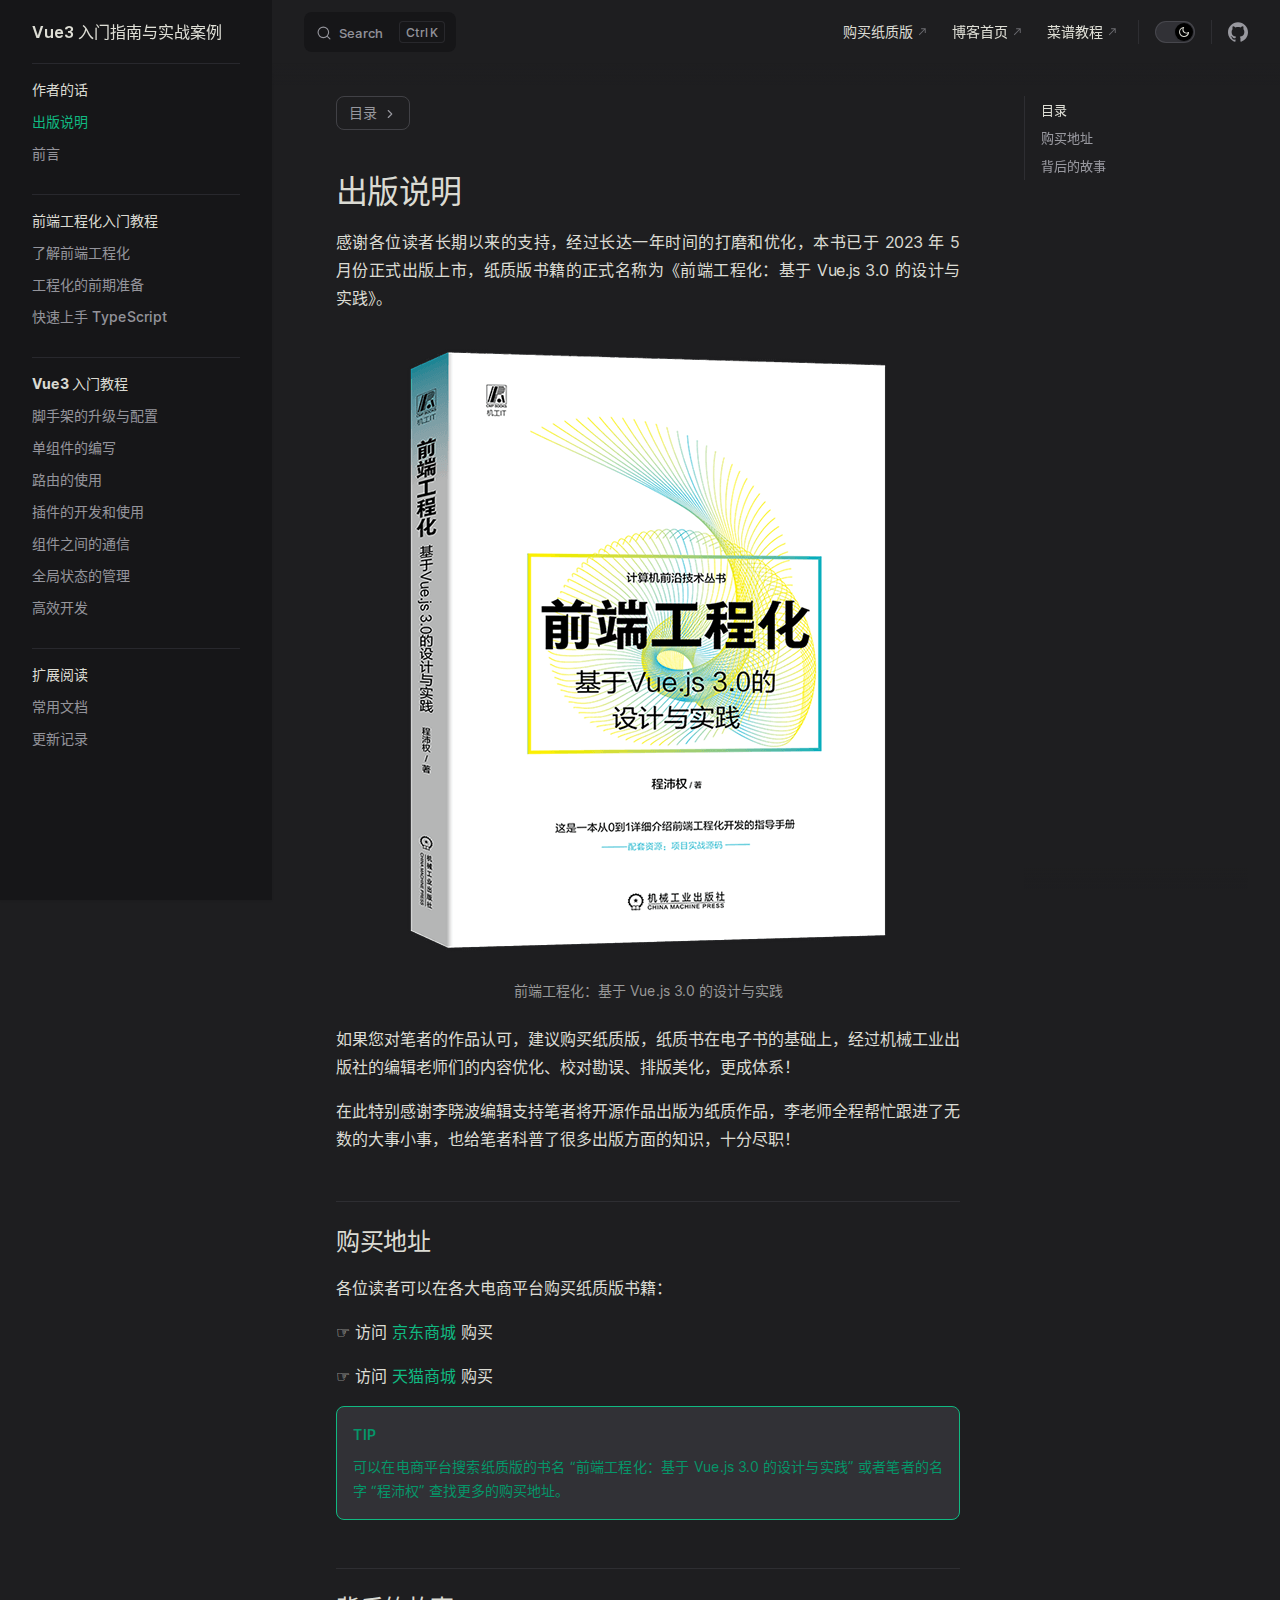
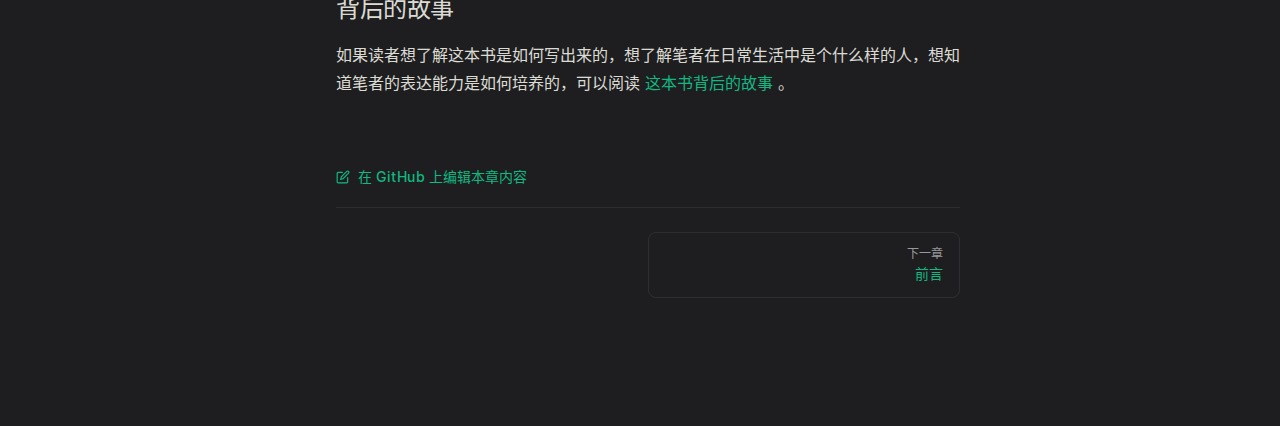
<file: index.html>
<!DOCTYPE html>
<html lang="zh-CN" dir="ltr">
  <head>
    <meta charset="utf-8">
    <meta name="viewport" content="width=device-width,initial-scale=1">
    <title>出版说明 | Vue3 入门指南与实战案例</title>
    <meta name="description" content="这是一个关于 Vue 3 + TypeScript 的起步学习教程，适合完全的 Vue 新手和 Vue 2.0 的老手，在官方文档的基础上融入自己的一些实践经验。">
    <link rel="preload stylesheet" href="/assets/style.fcf239f0.css" as="style">
    <script type="module" src="/assets/app.0b85fae0.js"></script>
    <link rel="preload" href="/assets/inter-roman-latin.2ed14f66.woff2" as="font" type="font/woff2" crossorigin="">
  <link rel="modulepreload" href="/assets/chunks/framework.6e7fb2f6.js">
  <link rel="modulepreload" href="/assets/chunks/theme.ce517023.js">
  <link rel="modulepreload" href="/assets/index.md.9a552473.lean.js">
  <link rel="icon" href="https://chengpeiquan.com/favicon.ico">
  <meta name="keywords" content="Vue3, Vue3.x, Vue3入门, Vue3教程, 学习Vue3, Vue3案例, Vue3教学, Vue3好用吗, Vue3怎么学, 前端工程化, 前端工程化：基于Vue.js 3.0的设计与实践">
  <script id="check-dark-light">(()=>{const e=localStorage.getItem("vitepress-theme-appearance")||"dark",a=window.matchMedia("(prefers-color-scheme: dark)").matches;(!e||e==="auto"?a:e==="dark")&&document.documentElement.classList.add("dark")})();</script>
  </head>
  <body>
    <div id="app"><div class="Layout" data-v-485b8cd3><!--[--><!--]--><!--[--><span tabindex="-1" data-v-e1443a25></span><a href="#VPContent" class="VPSkipLink visually-hidden" data-v-e1443a25> Skip to content </a><!--]--><!----><header class="VPNav" data-v-485b8cd3 data-v-eae502df><div class="VPNavBar has-sidebar" data-v-eae502df data-v-1947e11e><div class="container" data-v-1947e11e><div class="title" data-v-1947e11e><div class="VPNavBarTitle has-sidebar" data-v-1947e11e data-v-d7b5d633><a class="title" href="/" data-v-d7b5d633><!--[--><!--]--><!----><!--[-->Vue3 入门指南与实战案例<!--]--><!--[--><!--]--></a></div></div><div class="content" data-v-1947e11e><div class="curtain" data-v-1947e11e></div><div class="content-body" data-v-1947e11e><!--[--><!--]--><div class="VPNavBarSearch search" style="--vp-meta-key:&#39;Meta&#39;;" data-v-1947e11e><!--[--><!----><div id="docsearch"><button type="button" class="DocSearch DocSearch-Button" aria-label="Search"><span class="DocSearch-Button-Container"><svg class="DocSearch-Search-Icon" width="20" height="20" viewBox="0 0 20 20" aria-label="search icon"><path d="M14.386 14.386l4.0877 4.0877-4.0877-4.0877c-2.9418 2.9419-7.7115 2.9419-10.6533 0-2.9419-2.9418-2.9419-7.7115 0-10.6533 2.9418-2.9419 7.7115-2.9419 10.6533 0 2.9419 2.9418 2.9419 7.7115 0 10.6533z" stroke="currentColor" fill="none" fill-rule="evenodd" stroke-linecap="round" stroke-linejoin="round"></path></svg><span class="DocSearch-Button-Placeholder">Search</span></span><span class="DocSearch-Button-Keys"><kbd class="DocSearch-Button-Key"></kbd><kbd class="DocSearch-Button-Key">K</kbd></span></button></div><!--]--></div><nav aria-labelledby="main-nav-aria-label" class="VPNavBarMenu menu" data-v-1947e11e data-v-9906507e><span id="main-nav-aria-label" class="visually-hidden" data-v-9906507e>Main Navigation</span><!--[--><!--[--><a class="VPLink link VPNavBarMenuLink" href="https://union-click.jd.com/jdc?e=jdext-1638352360249409536-0-1&amp;p=[base64]" target="_blank" rel="noreferrer" tabindex="0" data-v-9906507e data-v-061e353d data-v-729a8227><!--[-->购买纸质版<!--]--><svg xmlns="http://www.w3.org/2000/svg" aria-hidden="true" focusable="false" height="24px" viewbox="0 0 24 24" width="24px" class="icon" data-v-729a8227><path d="M0 0h24v24H0V0z" fill="none"></path><path d="M9 5v2h6.59L4 18.59 5.41 20 17 8.41V15h2V5H9z"></path></svg></a><!--]--><!--[--><a class="VPLink link VPNavBarMenuLink" href="https://chengpeiquan.com/" target="_blank" rel="noreferrer" tabindex="0" data-v-9906507e data-v-061e353d data-v-729a8227><!--[-->博客首页<!--]--><svg xmlns="http://www.w3.org/2000/svg" aria-hidden="true" focusable="false" height="24px" viewbox="0 0 24 24" width="24px" class="icon" data-v-729a8227><path d="M0 0h24v24H0V0z" fill="none"></path><path d="M9 5v2h6.59L4 18.59 5.41 20 17 8.41V15h2V5H9z"></path></svg></a><!--]--><!--[--><a class="VPLink link VPNavBarMenuLink" href="https://github.com/chengpeiquan/cooking-cookbook" target="_blank" rel="noreferrer" tabindex="0" data-v-9906507e data-v-061e353d data-v-729a8227><!--[-->菜谱教程<!--]--><svg xmlns="http://www.w3.org/2000/svg" aria-hidden="true" focusable="false" height="24px" viewbox="0 0 24 24" width="24px" class="icon" data-v-729a8227><path d="M0 0h24v24H0V0z" fill="none"></path><path d="M9 5v2h6.59L4 18.59 5.41 20 17 8.41V15h2V5H9z"></path></svg></a><!--]--><!--]--></nav><!----><div class="VPNavBarAppearance appearance" data-v-1947e11e data-v-3535c20c><button class="VPSwitch VPSwitchAppearance" type="button" role="switch" title="toggle dark mode" aria-checked="false" data-v-3535c20c data-v-ca9a9ea2 data-v-6ce29b43><span class="check" data-v-6ce29b43><span class="icon" data-v-6ce29b43><!--[--><svg xmlns="http://www.w3.org/2000/svg" aria-hidden="true" focusable="false" viewbox="0 0 24 24" class="sun" data-v-ca9a9ea2><path d="M12,18c-3.3,0-6-2.7-6-6s2.7-6,6-6s6,2.7,6,6S15.3,18,12,18zM12,8c-2.2,0-4,1.8-4,4c0,2.2,1.8,4,4,4c2.2,0,4-1.8,4-4C16,9.8,14.2,8,12,8z"></path><path d="M12,4c-0.6,0-1-0.4-1-1V1c0-0.6,0.4-1,1-1s1,0.4,1,1v2C13,3.6,12.6,4,12,4z"></path><path d="M12,24c-0.6,0-1-0.4-1-1v-2c0-0.6,0.4-1,1-1s1,0.4,1,1v2C13,23.6,12.6,24,12,24z"></path><path d="M5.6,6.6c-0.3,0-0.5-0.1-0.7-0.3L3.5,4.9c-0.4-0.4-0.4-1,0-1.4s1-0.4,1.4,0l1.4,1.4c0.4,0.4,0.4,1,0,1.4C6.2,6.5,5.9,6.6,5.6,6.6z"></path><path d="M19.8,20.8c-0.3,0-0.5-0.1-0.7-0.3l-1.4-1.4c-0.4-0.4-0.4-1,0-1.4s1-0.4,1.4,0l1.4,1.4c0.4,0.4,0.4,1,0,1.4C20.3,20.7,20,20.8,19.8,20.8z"></path><path d="M3,13H1c-0.6,0-1-0.4-1-1s0.4-1,1-1h2c0.6,0,1,0.4,1,1S3.6,13,3,13z"></path><path d="M23,13h-2c-0.6,0-1-0.4-1-1s0.4-1,1-1h2c0.6,0,1,0.4,1,1S23.6,13,23,13z"></path><path d="M4.2,20.8c-0.3,0-0.5-0.1-0.7-0.3c-0.4-0.4-0.4-1,0-1.4l1.4-1.4c0.4-0.4,1-0.4,1.4,0s0.4,1,0,1.4l-1.4,1.4C4.7,20.7,4.5,20.8,4.2,20.8z"></path><path d="M18.4,6.6c-0.3,0-0.5-0.1-0.7-0.3c-0.4-0.4-0.4-1,0-1.4l1.4-1.4c0.4-0.4,1-0.4,1.4,0s0.4,1,0,1.4l-1.4,1.4C18.9,6.5,18.6,6.6,18.4,6.6z"></path></svg><svg xmlns="http://www.w3.org/2000/svg" aria-hidden="true" focusable="false" viewbox="0 0 24 24" class="moon" data-v-ca9a9ea2><path d="M12.1,22c-0.3,0-0.6,0-0.9,0c-5.5-0.5-9.5-5.4-9-10.9c0.4-4.8,4.2-8.6,9-9c0.4,0,0.8,0.2,1,0.5c0.2,0.3,0.2,0.8-0.1,1.1c-2,2.7-1.4,6.4,1.3,8.4c2.1,1.6,5,1.6,7.1,0c0.3-0.2,0.7-0.3,1.1-0.1c0.3,0.2,0.5,0.6,0.5,1c-0.2,2.7-1.5,5.1-3.6,6.8C16.6,21.2,14.4,22,12.1,22zM9.3,4.4c-2.9,1-5,3.6-5.2,6.8c-0.4,4.4,2.8,8.3,7.2,8.7c2.1,0.2,4.2-0.4,5.8-1.8c1.1-0.9,1.9-2.1,2.4-3.4c-2.5,0.9-5.3,0.5-7.5-1.1C9.2,11.4,8.1,7.7,9.3,4.4z"></path></svg><!--]--></span></span></button></div><div class="VPSocialLinks VPNavBarSocialLinks social-links" data-v-1947e11e data-v-71c230ed data-v-ba002a3e><!--[--><a class="VPSocialLink" href="https://github.com/chengpeiquan/learning-vue3" aria-label="github" target="_blank" rel="noopener" data-v-ba002a3e data-v-18d19465><svg role="img" viewBox="0 0 24 24" xmlns="http://www.w3.org/2000/svg"><title>GitHub</title><path d="M12 .297c-6.63 0-12 5.373-12 12 0 5.303 3.438 9.8 8.205 11.385.6.113.82-.258.82-.577 0-.285-.01-1.04-.015-2.04-3.338.724-4.042-1.61-4.042-1.61C4.422 18.07 3.633 17.7 3.633 17.7c-1.087-.744.084-.729.084-.729 1.205.084 1.838 1.236 1.838 1.236 1.07 1.835 2.809 1.305 3.495.998.108-.776.417-1.305.76-1.605-2.665-.3-5.466-1.332-5.466-5.93 0-1.31.465-2.38 1.235-3.22-.135-.303-.54-1.523.105-3.176 0 0 1.005-.322 3.3 1.23.96-.267 1.98-.399 3-.405 1.02.006 2.04.138 3 .405 2.28-1.552 3.285-1.23 3.285-1.23.645 1.653.24 2.873.12 3.176.765.84 1.23 1.91 1.23 3.22 0 4.61-2.805 5.625-5.475 5.92.42.36.81 1.096.81 2.22 0 1.606-.015 2.896-.015 3.286 0 .315.21.69.825.57C20.565 22.092 24 17.592 24 12.297c0-6.627-5.373-12-12-12"/></svg></a><!--]--></div><div class="VPFlyout VPNavBarExtra extra" data-v-1947e11e data-v-3a5b20db data-v-43a23abe><button type="button" class="button" aria-haspopup="true" aria-expanded="false" aria-label="extra navigation" data-v-43a23abe><svg xmlns="http://www.w3.org/2000/svg" aria-hidden="true" focusable="false" viewbox="0 0 24 24" class="icon" data-v-43a23abe><circle cx="12" cy="12" r="2"></circle><circle cx="19" cy="12" r="2"></circle><circle cx="5" cy="12" r="2"></circle></svg></button><div class="menu" data-v-43a23abe><div class="VPMenu" data-v-43a23abe data-v-a838eccf><!----><!--[--><!--[--><!----><div class="group" data-v-3a5b20db><div class="item appearance" data-v-3a5b20db><p class="label" data-v-3a5b20db>Appearance</p><div class="appearance-action" data-v-3a5b20db><button class="VPSwitch VPSwitchAppearance" type="button" role="switch" title="toggle dark mode" aria-checked="false" data-v-3a5b20db data-v-ca9a9ea2 data-v-6ce29b43><span class="check" data-v-6ce29b43><span class="icon" data-v-6ce29b43><!--[--><svg xmlns="http://www.w3.org/2000/svg" aria-hidden="true" focusable="false" viewbox="0 0 24 24" class="sun" data-v-ca9a9ea2><path d="M12,18c-3.3,0-6-2.7-6-6s2.7-6,6-6s6,2.7,6,6S15.3,18,12,18zM12,8c-2.2,0-4,1.8-4,4c0,2.2,1.8,4,4,4c2.2,0,4-1.8,4-4C16,9.8,14.2,8,12,8z"></path><path d="M12,4c-0.6,0-1-0.4-1-1V1c0-0.6,0.4-1,1-1s1,0.4,1,1v2C13,3.6,12.6,4,12,4z"></path><path d="M12,24c-0.6,0-1-0.4-1-1v-2c0-0.6,0.4-1,1-1s1,0.4,1,1v2C13,23.6,12.6,24,12,24z"></path><path d="M5.6,6.6c-0.3,0-0.5-0.1-0.7-0.3L3.5,4.9c-0.4-0.4-0.4-1,0-1.4s1-0.4,1.4,0l1.4,1.4c0.4,0.4,0.4,1,0,1.4C6.2,6.5,5.9,6.6,5.6,6.6z"></path><path d="M19.8,20.8c-0.3,0-0.5-0.1-0.7-0.3l-1.4-1.4c-0.4-0.4-0.4-1,0-1.4s1-0.4,1.4,0l1.4,1.4c0.4,0.4,0.4,1,0,1.4C20.3,20.7,20,20.8,19.8,20.8z"></path><path d="M3,13H1c-0.6,0-1-0.4-1-1s0.4-1,1-1h2c0.6,0,1,0.4,1,1S3.6,13,3,13z"></path><path d="M23,13h-2c-0.6,0-1-0.4-1-1s0.4-1,1-1h2c0.6,0,1,0.4,1,1S23.6,13,23,13z"></path><path d="M4.2,20.8c-0.3,0-0.5-0.1-0.7-0.3c-0.4-0.4-0.4-1,0-1.4l1.4-1.4c0.4-0.4,1-0.4,1.4,0s0.4,1,0,1.4l-1.4,1.4C4.7,20.7,4.5,20.8,4.2,20.8z"></path><path d="M18.4,6.6c-0.3,0-0.5-0.1-0.7-0.3c-0.4-0.4-0.4-1,0-1.4l1.4-1.4c0.4-0.4,1-0.4,1.4,0s0.4,1,0,1.4l-1.4,1.4C18.9,6.5,18.6,6.6,18.4,6.6z"></path></svg><svg xmlns="http://www.w3.org/2000/svg" aria-hidden="true" focusable="false" viewbox="0 0 24 24" class="moon" data-v-ca9a9ea2><path d="M12.1,22c-0.3,0-0.6,0-0.9,0c-5.5-0.5-9.5-5.4-9-10.9c0.4-4.8,4.2-8.6,9-9c0.4,0,0.8,0.2,1,0.5c0.2,0.3,0.2,0.8-0.1,1.1c-2,2.7-1.4,6.4,1.3,8.4c2.1,1.6,5,1.6,7.1,0c0.3-0.2,0.7-0.3,1.1-0.1c0.3,0.2,0.5,0.6,0.5,1c-0.2,2.7-1.5,5.1-3.6,6.8C16.6,21.2,14.4,22,12.1,22zM9.3,4.4c-2.9,1-5,3.6-5.2,6.8c-0.4,4.4,2.8,8.3,7.2,8.7c2.1,0.2,4.2-0.4,5.8-1.8c1.1-0.9,1.9-2.1,2.4-3.4c-2.5,0.9-5.3,0.5-7.5-1.1C9.2,11.4,8.1,7.7,9.3,4.4z"></path></svg><!--]--></span></span></button></div></div></div><div class="group" data-v-3a5b20db><div class="item social-links" data-v-3a5b20db><div class="VPSocialLinks social-links-list" data-v-3a5b20db data-v-ba002a3e><!--[--><a class="VPSocialLink" href="https://github.com/chengpeiquan/learning-vue3" aria-label="github" target="_blank" rel="noopener" data-v-ba002a3e data-v-18d19465><svg role="img" viewBox="0 0 24 24" xmlns="http://www.w3.org/2000/svg"><title>GitHub</title><path d="M12 .297c-6.63 0-12 5.373-12 12 0 5.303 3.438 9.8 8.205 11.385.6.113.82-.258.82-.577 0-.285-.01-1.04-.015-2.04-3.338.724-4.042-1.61-4.042-1.61C4.422 18.07 3.633 17.7 3.633 17.7c-1.087-.744.084-.729.084-.729 1.205.084 1.838 1.236 1.838 1.236 1.07 1.835 2.809 1.305 3.495.998.108-.776.417-1.305.76-1.605-2.665-.3-5.466-1.332-5.466-5.93 0-1.31.465-2.38 1.235-3.22-.135-.303-.54-1.523.105-3.176 0 0 1.005-.322 3.3 1.23.96-.267 1.98-.399 3-.405 1.02.006 2.04.138 3 .405 2.28-1.552 3.285-1.23 3.285-1.23.645 1.653.24 2.873.12 3.176.765.84 1.23 1.91 1.23 3.22 0 4.61-2.805 5.625-5.475 5.92.42.36.81 1.096.81 2.22 0 1.606-.015 2.896-.015 3.286 0 .315.21.69.825.57C20.565 22.092 24 17.592 24 12.297c0-6.627-5.373-12-12-12"/></svg></a><!--]--></div></div></div><!--]--><!--]--></div></div></div><!--[--><!--]--><button type="button" class="VPNavBarHamburger hamburger" aria-label="mobile navigation" aria-expanded="false" aria-controls="VPNavScreen" data-v-1947e11e data-v-016832cc><span class="container" data-v-016832cc><span class="top" data-v-016832cc></span><span class="middle" data-v-016832cc></span><span class="bottom" data-v-016832cc></span></span></button></div></div></div></div><!----></header><div class="VPLocalNav" data-v-485b8cd3 data-v-07bdd997><button class="menu" aria-expanded="false" aria-controls="VPSidebarNav" data-v-07bdd997><svg xmlns="http://www.w3.org/2000/svg" aria-hidden="true" focusable="false" viewbox="0 0 24 24" class="menu-icon" data-v-07bdd997><path d="M17,11H3c-0.6,0-1-0.4-1-1s0.4-1,1-1h14c0.6,0,1,0.4,1,1S17.6,11,17,11z"></path><path d="M21,7H3C2.4,7,2,6.6,2,6s0.4-1,1-1h18c0.6,0,1,0.4,1,1S21.6,7,21,7z"></path><path d="M21,15H3c-0.6,0-1-0.4-1-1s0.4-1,1-1h18c0.6,0,1,0.4,1,1S21.6,15,21,15z"></path><path d="M17,19H3c-0.6,0-1-0.4-1-1s0.4-1,1-1h14c0.6,0,1,0.4,1,1S17.6,19,17,19z"></path></svg><span class="menu-text" data-v-07bdd997>Menu</span></button><div class="VPLocalNavOutlineDropdown" style="--vp-vh:0px;" data-v-07bdd997 data-v-2c13f27c><button data-v-2c13f27c>Return to top</button><!----></div></div><aside class="VPSidebar" data-v-485b8cd3 data-v-3b97083e><div class="curtain" data-v-3b97083e></div><nav class="nav" id="VPSidebarNav" aria-labelledby="sidebar-aria-label" tabindex="-1" data-v-3b97083e><span class="visually-hidden" id="sidebar-aria-label" data-v-3b97083e> Sidebar Navigation </span><!--[--><!--]--><!--[--><div class="group" data-v-3b97083e><section class="VPSidebarItem level-0 has-active" data-v-3b97083e data-v-c3e68398><div class="item" role="button" tabindex="0" data-v-c3e68398><div class="indicator" data-v-c3e68398></div><h2 class="text" data-v-c3e68398>作者的话</h2><!----></div><div class="items" data-v-c3e68398><!--[--><div class="VPSidebarItem level-1 is-link is-active has-active" data-v-c3e68398 data-v-c3e68398><div class="item" data-v-c3e68398><div class="indicator" data-v-c3e68398></div><a class="VPLink link link" href="/" data-v-c3e68398 data-v-729a8227><!--[--><p class="text" data-v-c3e68398>出版说明</p><!--]--><!----></a><!----></div><!----></div><div class="VPSidebarItem level-1 is-link" data-v-c3e68398 data-v-c3e68398><div class="item" data-v-c3e68398><div class="indicator" data-v-c3e68398></div><a class="VPLink link link" href="/preface.html" data-v-c3e68398 data-v-729a8227><!--[--><p class="text" data-v-c3e68398>前言</p><!--]--><!----></a><!----></div><!----></div><!--]--></div></section></div><div class="group" data-v-3b97083e><section class="VPSidebarItem level-0" data-v-3b97083e data-v-c3e68398><div class="item" role="button" tabindex="0" data-v-c3e68398><div class="indicator" data-v-c3e68398></div><h2 class="text" data-v-c3e68398>前端工程化入门教程</h2><!----></div><div class="items" data-v-c3e68398><!--[--><div class="VPSidebarItem level-1 is-link" data-v-c3e68398 data-v-c3e68398><div class="item" data-v-c3e68398><div class="indicator" data-v-c3e68398></div><a class="VPLink link link" href="/engineering.html" data-v-c3e68398 data-v-729a8227><!--[--><p class="text" data-v-c3e68398>了解前端工程化</p><!--]--><!----></a><!----></div><!----></div><div class="VPSidebarItem level-1 is-link" data-v-c3e68398 data-v-c3e68398><div class="item" data-v-c3e68398><div class="indicator" data-v-c3e68398></div><a class="VPLink link link" href="/guide.html" data-v-c3e68398 data-v-729a8227><!--[--><p class="text" data-v-c3e68398>工程化的前期准备</p><!--]--><!----></a><!----></div><!----></div><div class="VPSidebarItem level-1 is-link" data-v-c3e68398 data-v-c3e68398><div class="item" data-v-c3e68398><div class="indicator" data-v-c3e68398></div><a class="VPLink link link" href="/typescript.html" data-v-c3e68398 data-v-729a8227><!--[--><p class="text" data-v-c3e68398>快速上手 TypeScript</p><!--]--><!----></a><!----></div><!----></div><!--]--></div></section></div><div class="group" data-v-3b97083e><section class="VPSidebarItem level-0" data-v-3b97083e data-v-c3e68398><div class="item" role="button" tabindex="0" data-v-c3e68398><div class="indicator" data-v-c3e68398></div><h2 class="text" data-v-c3e68398>Vue3 入门教程</h2><!----></div><div class="items" data-v-c3e68398><!--[--><div class="VPSidebarItem level-1 is-link" data-v-c3e68398 data-v-c3e68398><div class="item" data-v-c3e68398><div class="indicator" data-v-c3e68398></div><a class="VPLink link link" href="/upgrade.html" data-v-c3e68398 data-v-729a8227><!--[--><p class="text" data-v-c3e68398>脚手架的升级与配置</p><!--]--><!----></a><!----></div><!----></div><div class="VPSidebarItem level-1 is-link" data-v-c3e68398 data-v-c3e68398><div class="item" data-v-c3e68398><div class="indicator" data-v-c3e68398></div><a class="VPLink link link" href="/component.html" data-v-c3e68398 data-v-729a8227><!--[--><p class="text" data-v-c3e68398>单组件的编写</p><!--]--><!----></a><!----></div><!----></div><div class="VPSidebarItem level-1 is-link" data-v-c3e68398 data-v-c3e68398><div class="item" data-v-c3e68398><div class="indicator" data-v-c3e68398></div><a class="VPLink link link" href="/router.html" data-v-c3e68398 data-v-729a8227><!--[--><p class="text" data-v-c3e68398>路由的使用</p><!--]--><!----></a><!----></div><!----></div><div class="VPSidebarItem level-1 is-link" data-v-c3e68398 data-v-c3e68398><div class="item" data-v-c3e68398><div class="indicator" data-v-c3e68398></div><a class="VPLink link link" href="/plugin.html" data-v-c3e68398 data-v-729a8227><!--[--><p class="text" data-v-c3e68398>插件的开发和使用</p><!--]--><!----></a><!----></div><!----></div><div class="VPSidebarItem level-1 is-link" data-v-c3e68398 data-v-c3e68398><div class="item" data-v-c3e68398><div class="indicator" data-v-c3e68398></div><a class="VPLink link link" href="/communication.html" data-v-c3e68398 data-v-729a8227><!--[--><p class="text" data-v-c3e68398>组件之间的通信</p><!--]--><!----></a><!----></div><!----></div><div class="VPSidebarItem level-1 is-link" data-v-c3e68398 data-v-c3e68398><div class="item" data-v-c3e68398><div class="indicator" data-v-c3e68398></div><a class="VPLink link link" href="/pinia.html" data-v-c3e68398 data-v-729a8227><!--[--><p class="text" data-v-c3e68398>全局状态的管理</p><!--]--><!----></a><!----></div><!----></div><div class="VPSidebarItem level-1 is-link" data-v-c3e68398 data-v-c3e68398><div class="item" data-v-c3e68398><div class="indicator" data-v-c3e68398></div><a class="VPLink link link" href="/efficient.html" data-v-c3e68398 data-v-729a8227><!--[--><p class="text" data-v-c3e68398>高效开发</p><!--]--><!----></a><!----></div><!----></div><!--]--></div></section></div><div class="group" data-v-3b97083e><section class="VPSidebarItem level-0" data-v-3b97083e data-v-c3e68398><div class="item" role="button" tabindex="0" data-v-c3e68398><div class="indicator" data-v-c3e68398></div><h2 class="text" data-v-c3e68398>扩展阅读</h2><!----></div><div class="items" data-v-c3e68398><!--[--><div class="VPSidebarItem level-1 is-link" data-v-c3e68398 data-v-c3e68398><div class="item" data-v-c3e68398><div class="indicator" data-v-c3e68398></div><a class="VPLink link link" href="/links.html" data-v-c3e68398 data-v-729a8227><!--[--><p class="text" data-v-c3e68398>常用文档</p><!--]--><!----></a><!----></div><!----></div><div class="VPSidebarItem level-1 is-link" data-v-c3e68398 data-v-c3e68398><div class="item" data-v-c3e68398><div class="indicator" data-v-c3e68398></div><a class="VPLink link link" href="/changelog.html" data-v-c3e68398 data-v-729a8227><!--[--><p class="text" data-v-c3e68398>更新记录</p><!--]--><!----></a><!----></div><!----></div><!--]--></div></section></div><!--]--><!--[--><!--]--></nav></aside><div class="VPContent has-sidebar" id="VPContent" data-v-485b8cd3 data-v-c3921573><div class="VPDoc has-sidebar has-aside" data-v-c3921573 data-v-2344cbd8><!--[--><!--]--><div class="container" data-v-2344cbd8><div class="aside" data-v-2344cbd8><div class="aside-curtain" data-v-2344cbd8></div><div class="aside-container" data-v-2344cbd8><div class="aside-content" data-v-2344cbd8><div class="VPDocAside" data-v-2344cbd8 data-v-18096ca4><!--[--><!--]--><!--[--><!--]--><div class="VPDocAsideOutline" data-v-18096ca4 data-v-071c6b6d><div class="content" data-v-071c6b6d><div class="outline-marker" data-v-071c6b6d></div><div class="outline-title" data-v-071c6b6d>目录</div><nav aria-labelledby="doc-outline-aria-label" data-v-071c6b6d><span class="visually-hidden" id="doc-outline-aria-label" data-v-071c6b6d> Table of Contents for current page </span><ul class="root" data-v-071c6b6d data-v-f24f3306><!--[--><!--]--></ul></nav></div></div><!--[--><!--]--><div class="spacer" data-v-18096ca4></div><!--[--><!--]--><!----><!--[--><!--]--><!--[--><!--]--></div></div></div></div><div class="content" data-v-2344cbd8><div class="content-container" data-v-2344cbd8><!--[--><!--]--><!----><main class="main" data-v-2344cbd8><div style="position:relative;" class="vp-doc _index" data-v-2344cbd8><div><h1 id="出版说明" tabindex="-1">出版说明 <a class="header-anchor" href="#出版说明" aria-label="Permalink to &quot;出版说明&quot;">​</a></h1><p>感谢各位读者长期以来的支持，经过长达一年时间的打磨和优化，本书已于 2023 年 5 月份正式出版上市，纸质版书籍的正式名称为《前端工程化：基于 Vue.js 3.0 的设计与实践》。</p><!----><p>如果您对笔者的作品认可，建议购买纸质版，纸质书在电子书的基础上，经过机械工业出版社的编辑老师们的内容优化、校对勘误、排版美化，更成体系！</p><p>在此特别感谢李晓波编辑支持笔者将开源作品出版为纸质作品，李老师全程帮忙跟进了无数的大事小事，也给笔者科普了很多出版方面的知识，十分尽职！</p><h2 id="购买地址" tabindex="-1">购买地址 <a class="header-anchor" href="#购买地址" aria-label="Permalink to &quot;购买地址&quot;">​</a></h2><p>各位读者可以在各大电商平台购买纸质版书籍：</p><p>☞ 访问 <a href="https://union-click.jd.com/jdc?e=jdext-1638352360249409536-0-1&amp;p=[base64]" target="_blank" rel="noreferrer">京东商城</a> 购买</p><p>☞ 访问 <a href="https://s.click.taobao.com/t?e=m%3D2%26s%3D7eZPjJt7QJNw4vFB6t2Z2ueEDrYVVa64yK8Cckff7TVRAdhuF14FMXonIcf4DInoMMgx22UI05ZRvxcz%2FoTyBGNojKDSmWQhTIZbYI9jayp8PNk4B98QhUVUjoeWqzb%2B5mzd0fxoCIaFpjofm3hpRhwogYNSK3IrQPZdAhulFAULZMqoQW%2BfuB6GmlJyRiVTGSs8kMDMeyhHJZaVw28y8Wrk5fXXieVy6a%2F%2FENJP36wMyM3sDoIE3myjwLjQ1DptJJn7FkCnT%2F5j0n6UXAgF3v2%2BtTfElYb8RFDRgzhUg%2BSjJnAf507Uv%2BiK7LcQp3KospWd4zfY8zqcEdwGxwkp5JaYzSMEwlxThakdowOjbI2OmjxjH%2BEyQGTWRvaaxnzAXJHdUWjDlfMDnfwHPQnOXiGFCzYOOqAQ&amp;unid=1X3aISuD7B60&amp;union_lens=lensId:TAPI@1683471818@2103de44_0d37_187f6bd6062_8bdf@01" target="_blank" rel="noreferrer">天猫商城</a> 购买</p><div class="tip custom-block"><p class="custom-block-title">TIP</p><p>可以在电商平台搜索纸质版的书名 “前端工程化：基于 Vue.js 3.0 的设计与实践” 或者笔者的名字 “程沛权” 查找更多的购买地址。</p></div><h2 id="背后的故事" tabindex="-1">背后的故事 <a class="header-anchor" href="#背后的故事" aria-label="Permalink to &quot;背后的故事&quot;">​</a></h2><p>如果读者想了解这本书是如何写出来的，想了解笔者在日常生活中是个什么样的人，想知道笔者的表达能力是如何培养的，可以阅读 <a href="https://zhuanlan.zhihu.com/p/627398752" target="_blank" rel="noreferrer">这本书背后的故事</a> 。</p></div></div></main><footer class="VPDocFooter" data-v-2344cbd8 data-v-3a2f0196><!--[--><!--]--><div class="edit-info" data-v-3a2f0196><div class="edit-link" data-v-3a2f0196><a class="VPLink link edit-link-button" href="https://github.com/chengpeiquan/learning-vue3/edit/main/docs/index.md" target="_blank" rel="noreferrer" data-v-3a2f0196 data-v-729a8227><!--[--><svg xmlns="http://www.w3.org/2000/svg" viewbox="0 0 24 24" class="edit-link-icon" aria-label="edit icon" data-v-3a2f0196><path d="M18,23H4c-1.7,0-3-1.3-3-3V6c0-1.7,1.3-3,3-3h7c0.6,0,1,0.4,1,1s-0.4,1-1,1H4C3.4,5,3,5.4,3,6v14c0,0.6,0.4,1,1,1h14c0.6,0,1-0.4,1-1v-7c0-0.6,0.4-1,1-1s1,0.4,1,1v7C21,21.7,19.7,23,18,23z"></path><path d="M8,17c-0.3,0-0.5-0.1-0.7-0.3C7,16.5,6.9,16.1,7,15.8l1-4c0-0.2,0.1-0.3,0.3-0.5l9.5-9.5c1.2-1.2,3.2-1.2,4.4,0c1.2,1.2,1.2,3.2,0,4.4l-9.5,9.5c-0.1,0.1-0.3,0.2-0.5,0.3l-4,1C8.2,17,8.1,17,8,17zM9.9,12.5l-0.5,2.1l2.1-0.5l9.3-9.3c0.4-0.4,0.4-1.1,0-1.6c-0.4-0.4-1.2-0.4-1.6,0l0,0L9.9,12.5z M18.5,2.5L18.5,2.5L18.5,2.5z"></path></svg> 在 GitHub 上编辑本章内容<!--]--><!----></a></div><!----></div><div class="prev-next" data-v-3a2f0196><div class="pager" data-v-3a2f0196><!----></div><div class="pager" data-v-3a2f0196><a class="pager-link next" href="/preface.html" data-v-3a2f0196><span class="desc" data-v-3a2f0196>下一章</span><span class="title" data-v-3a2f0196>前言</span></a></div></div></footer><!--[--><!--]--></div></div></div><!--[--><!--]--></div></div><footer class="VPFooter has-sidebar" data-v-485b8cd3 data-v-c4aa2fa3><div class="container" data-v-c4aa2fa3><p class="message" data-v-c4aa2fa3>Released under the MIT License.</p><p class="copyright" data-v-c4aa2fa3>Copyright © 2022-PRESENT 程沛权</p></div></footer><!--[--><!--]--></div></div>
    <script>__VP_HASH_MAP__ = JSON.parse("{\"preface.md\":\"86ce2579\",\"router.md\":\"da5e1461\",\"typescript.md\":\"660dc4bd\",\"upgrade.md\":\"e44eba0a\",\"links.md\":\"eb80dffe\",\"changelog.md\":\"c753328c\",\"guide.md\":\"376d695e\",\"index.md\":\"9a552473\",\"pinia.md\":\"115e7e9d\",\"engineering.md\":\"10059d98\",\"communication.md\":\"59aa8cd0\",\"efficient.md\":\"a01a1759\",\"plugin.md\":\"30e42e80\",\"component.md\":\"ca1888e3\"}")
__VP_SITE_DATA__ = JSON.parse("{\"lang\":\"zh-CN\",\"dir\":\"ltr\",\"title\":\"Vue3 入门指南与实战案例\",\"description\":\"这是一个关于 Vue 3 + TypeScript 的起步学习教程，适合完全的 Vue 新手和 Vue 2.0 的老手，在官方文档的基础上融入自己的一些实践经验。\",\"base\":\"/\",\"head\":[],\"appearance\":\"dark\",\"themeConfig\":{\"nav\":[{\"text\":\"购买纸质版\",\"link\":\"https://union-click.jd.com/jdc?e=jdext-1638352360249409536-0-1&p=[base64]\"},{\"text\":\"博客首页\",\"link\":\"https://chengpeiquan.com/\"},{\"text\":\"菜谱教程\",\"link\":\"https://github.com/chengpeiquan/cooking-cookbook\"}],\"sidebar\":[{\"text\":\"作者的话\",\"items\":[{\"text\":\"出版说明\",\"link\":\"/\"},{\"text\":\"前言\",\"link\":\"/preface\"}]},{\"text\":\"前端工程化入门教程\",\"items\":[{\"text\":\"了解前端工程化\",\"link\":\"/engineering\"},{\"text\":\"工程化的前期准备\",\"link\":\"/guide\"},{\"text\":\"快速上手 TypeScript\",\"link\":\"/typescript\"}]},{\"text\":\"Vue3 入门教程\",\"items\":[{\"text\":\"脚手架的升级与配置\",\"link\":\"/upgrade\"},{\"text\":\"单组件的编写\",\"link\":\"/component\"},{\"text\":\"路由的使用\",\"link\":\"/router\"},{\"text\":\"插件的开发和使用\",\"link\":\"/plugin\"},{\"text\":\"组件之间的通信\",\"link\":\"/communication\"},{\"text\":\"全局状态的管理\",\"link\":\"/pinia\"},{\"text\":\"高效开发\",\"link\":\"/efficient\"}]},{\"text\":\"扩展阅读\",\"items\":[{\"text\":\"常用文档\",\"link\":\"/links\"},{\"text\":\"更新记录\",\"link\":\"/changelog\"}]}],\"outline\":3,\"outlineTitle\":\"目录\",\"socialLinks\":[{\"icon\":\"github\",\"link\":\"https://github.com/chengpeiquan/learning-vue3\"}],\"editLink\":{\"pattern\":\"https://github.com/chengpeiquan/learning-vue3/edit/main/docs/:path\",\"text\":\"在 GitHub 上编辑本章内容\"},\"docFooter\":{\"prev\":\"上一章\",\"next\":\"下一章\"},\"footer\":{\"message\":\"Released under the MIT License.\",\"copyright\":\"Copyright © 2022-PRESENT 程沛权\"},\"algolia\":{\"appId\":\"5LYK75VPNC\",\"apiKey\":\"1d995a4b40491d50f3e8d607e5667017\",\"indexName\":\"chengpeiquan\",\"placeholder\":\"请输入关键词\"}},\"locales\":{},\"scrollOffset\":90,\"cleanUrls\":false}")</script>
    
  </body>
</html>
</file>
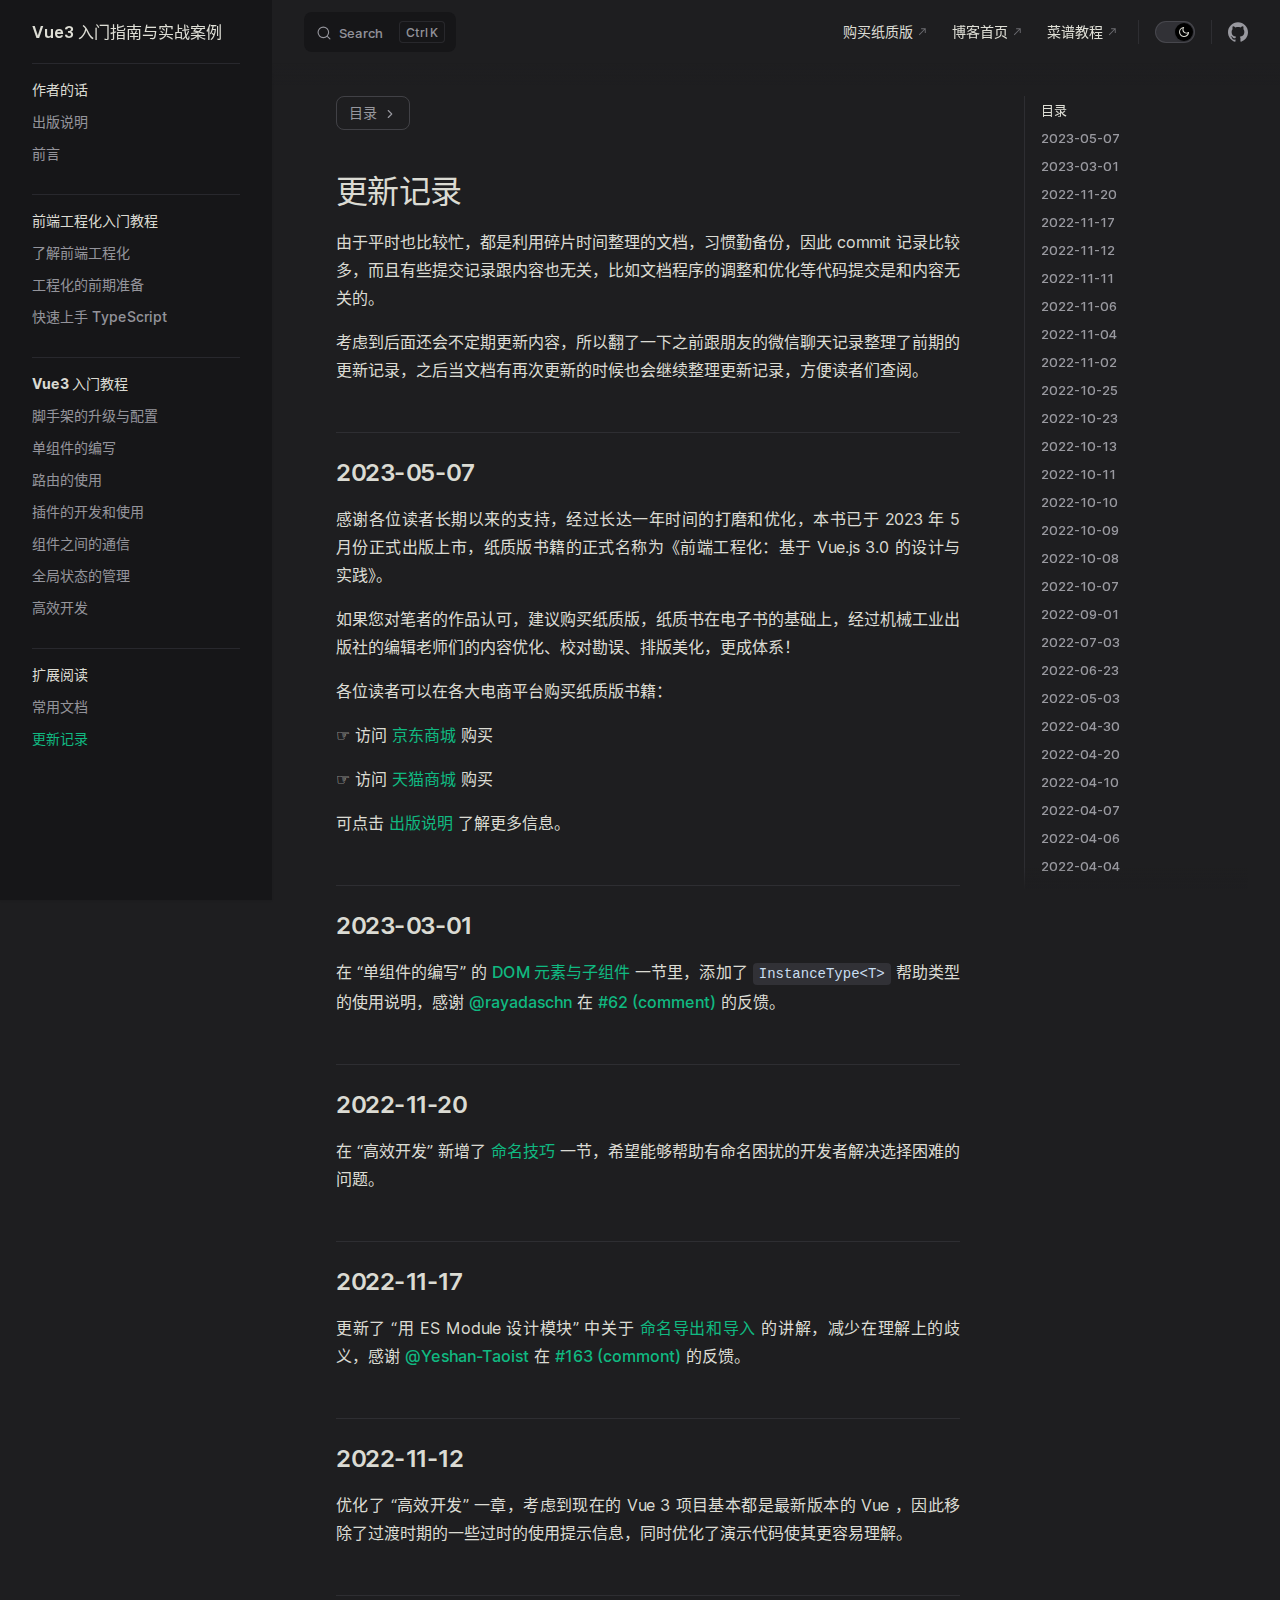
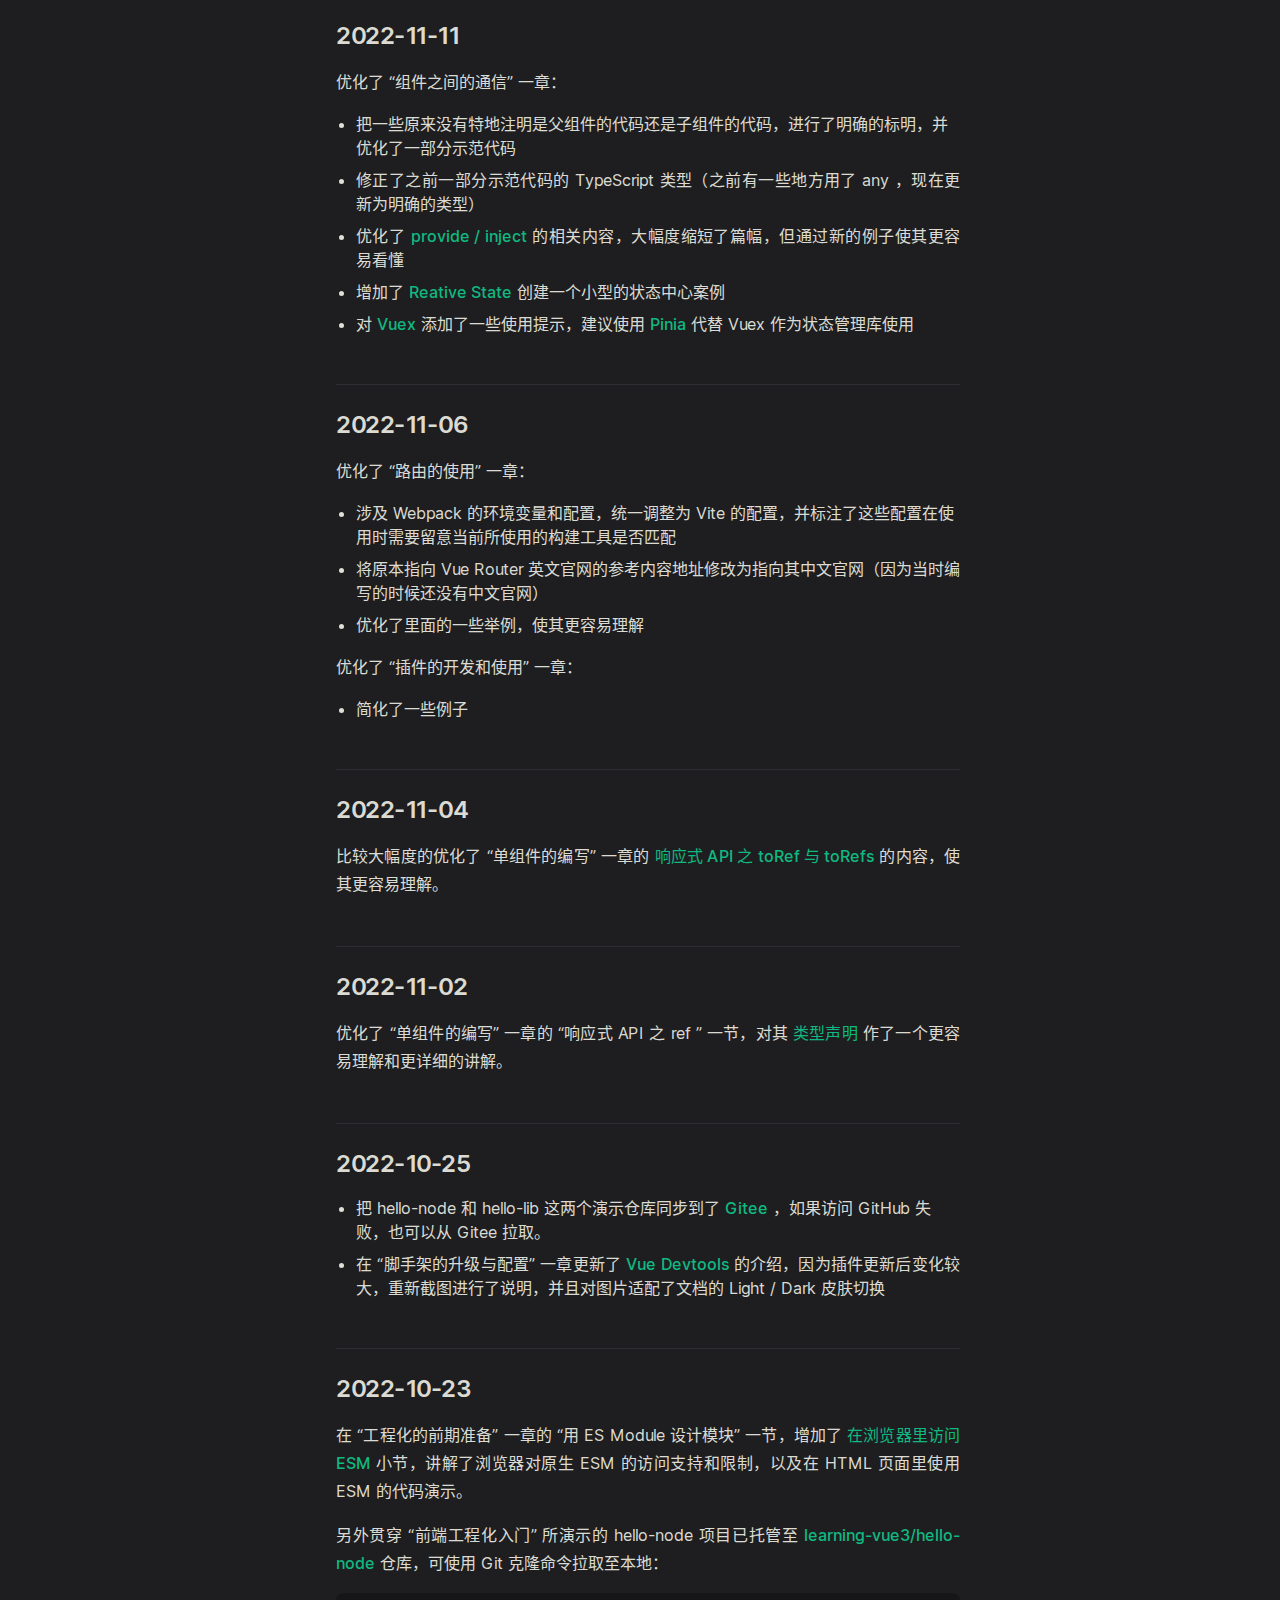
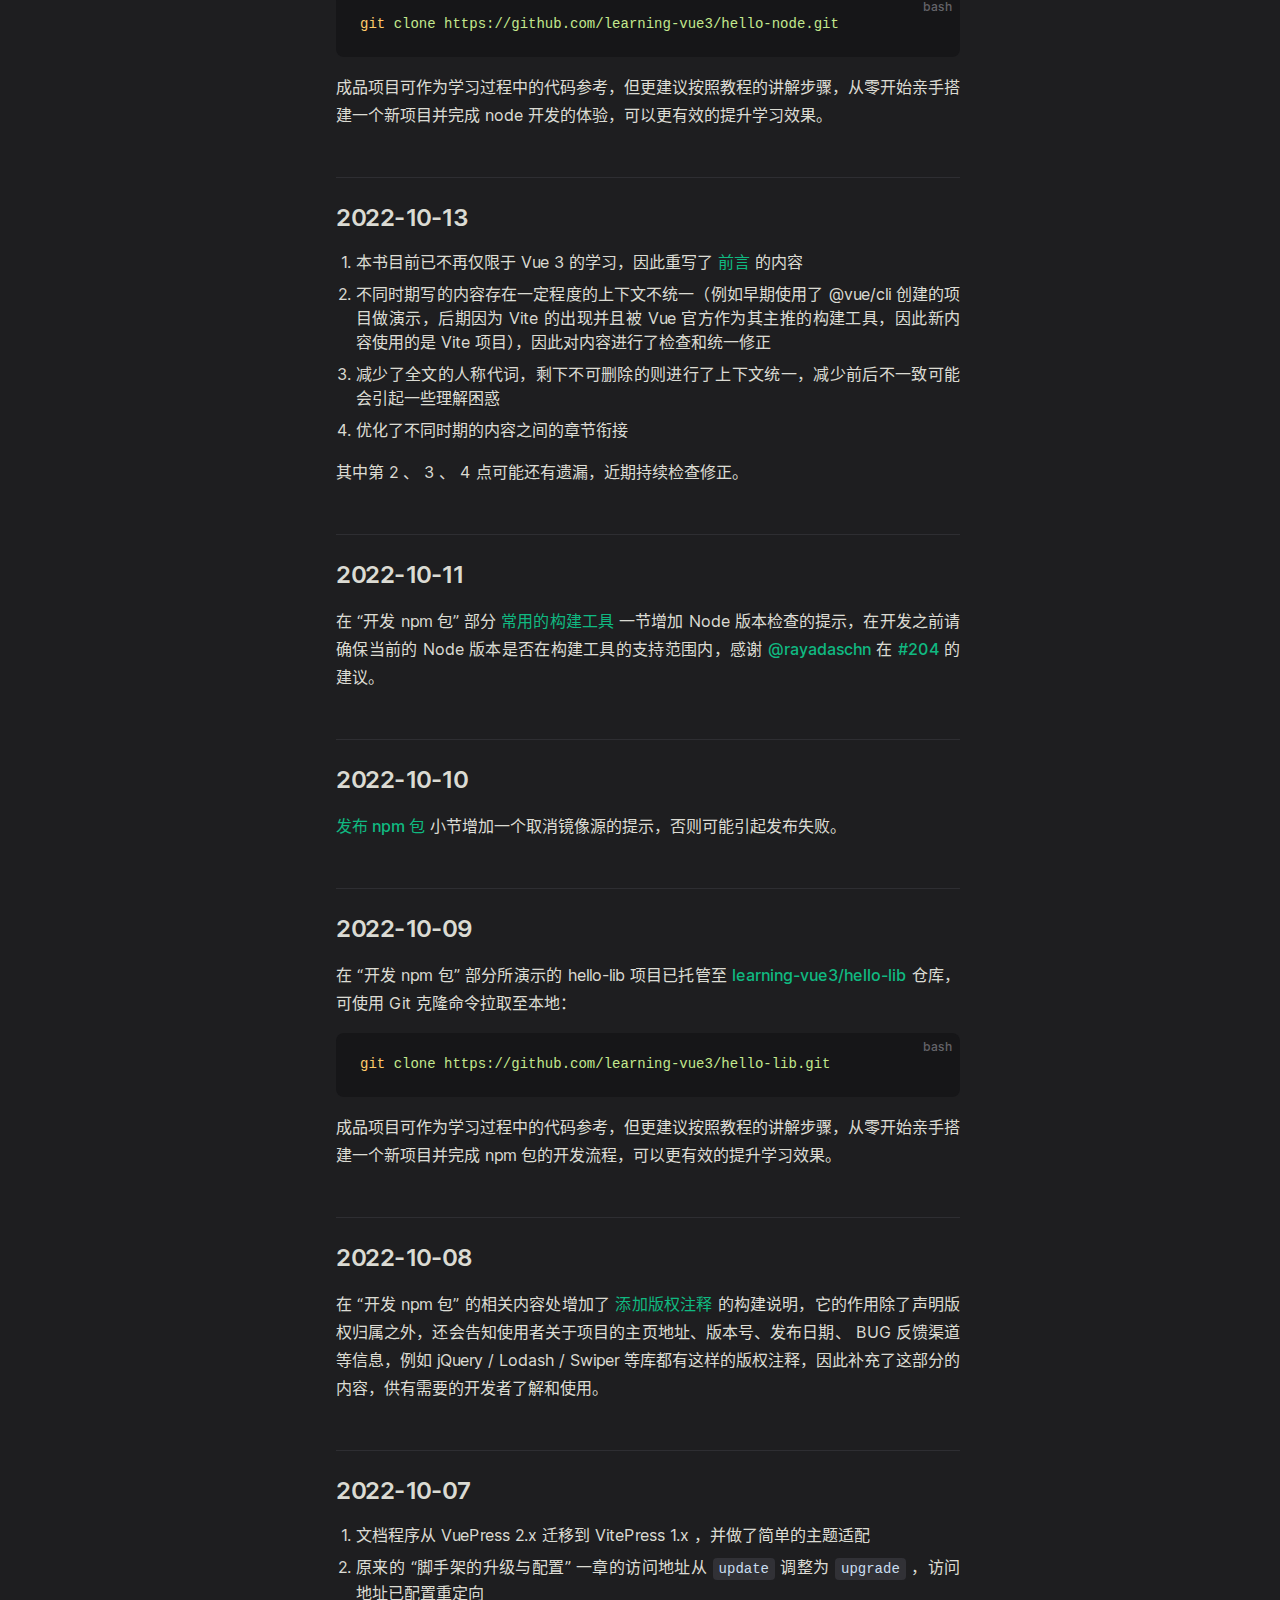
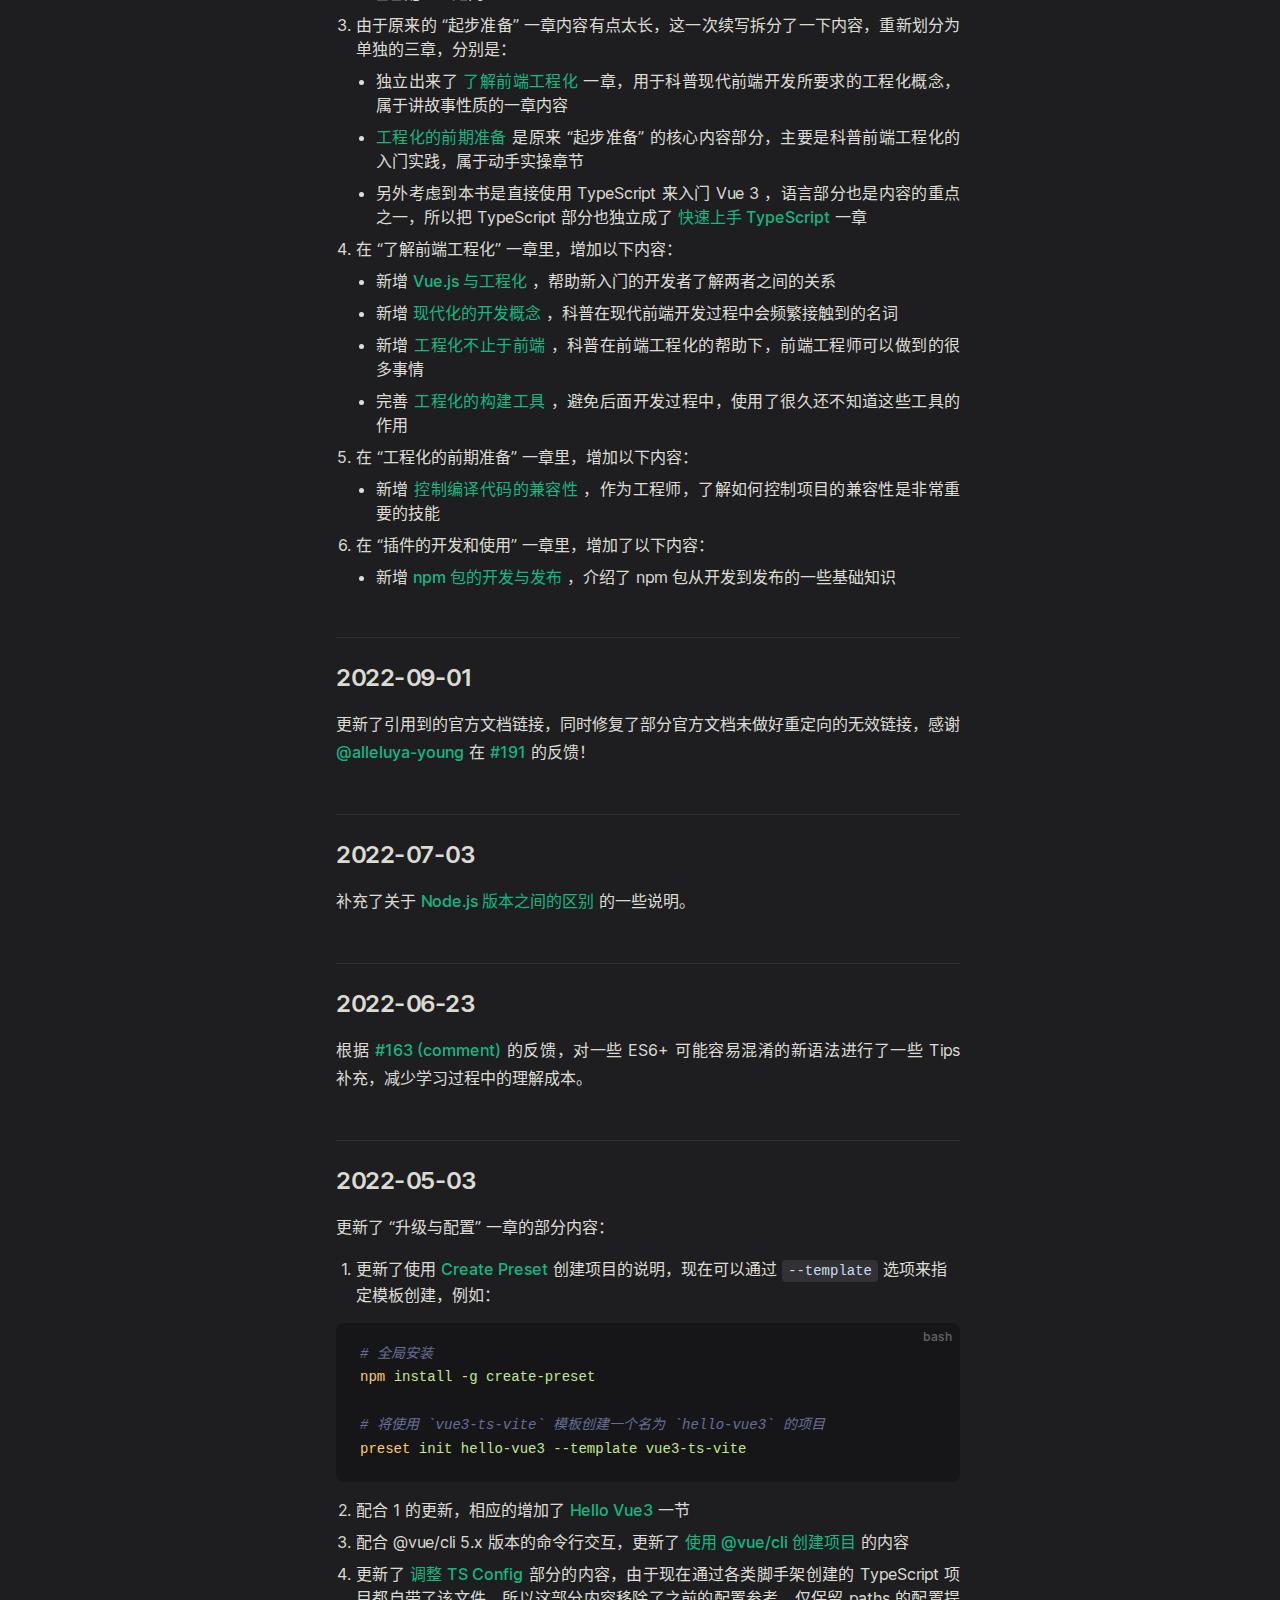
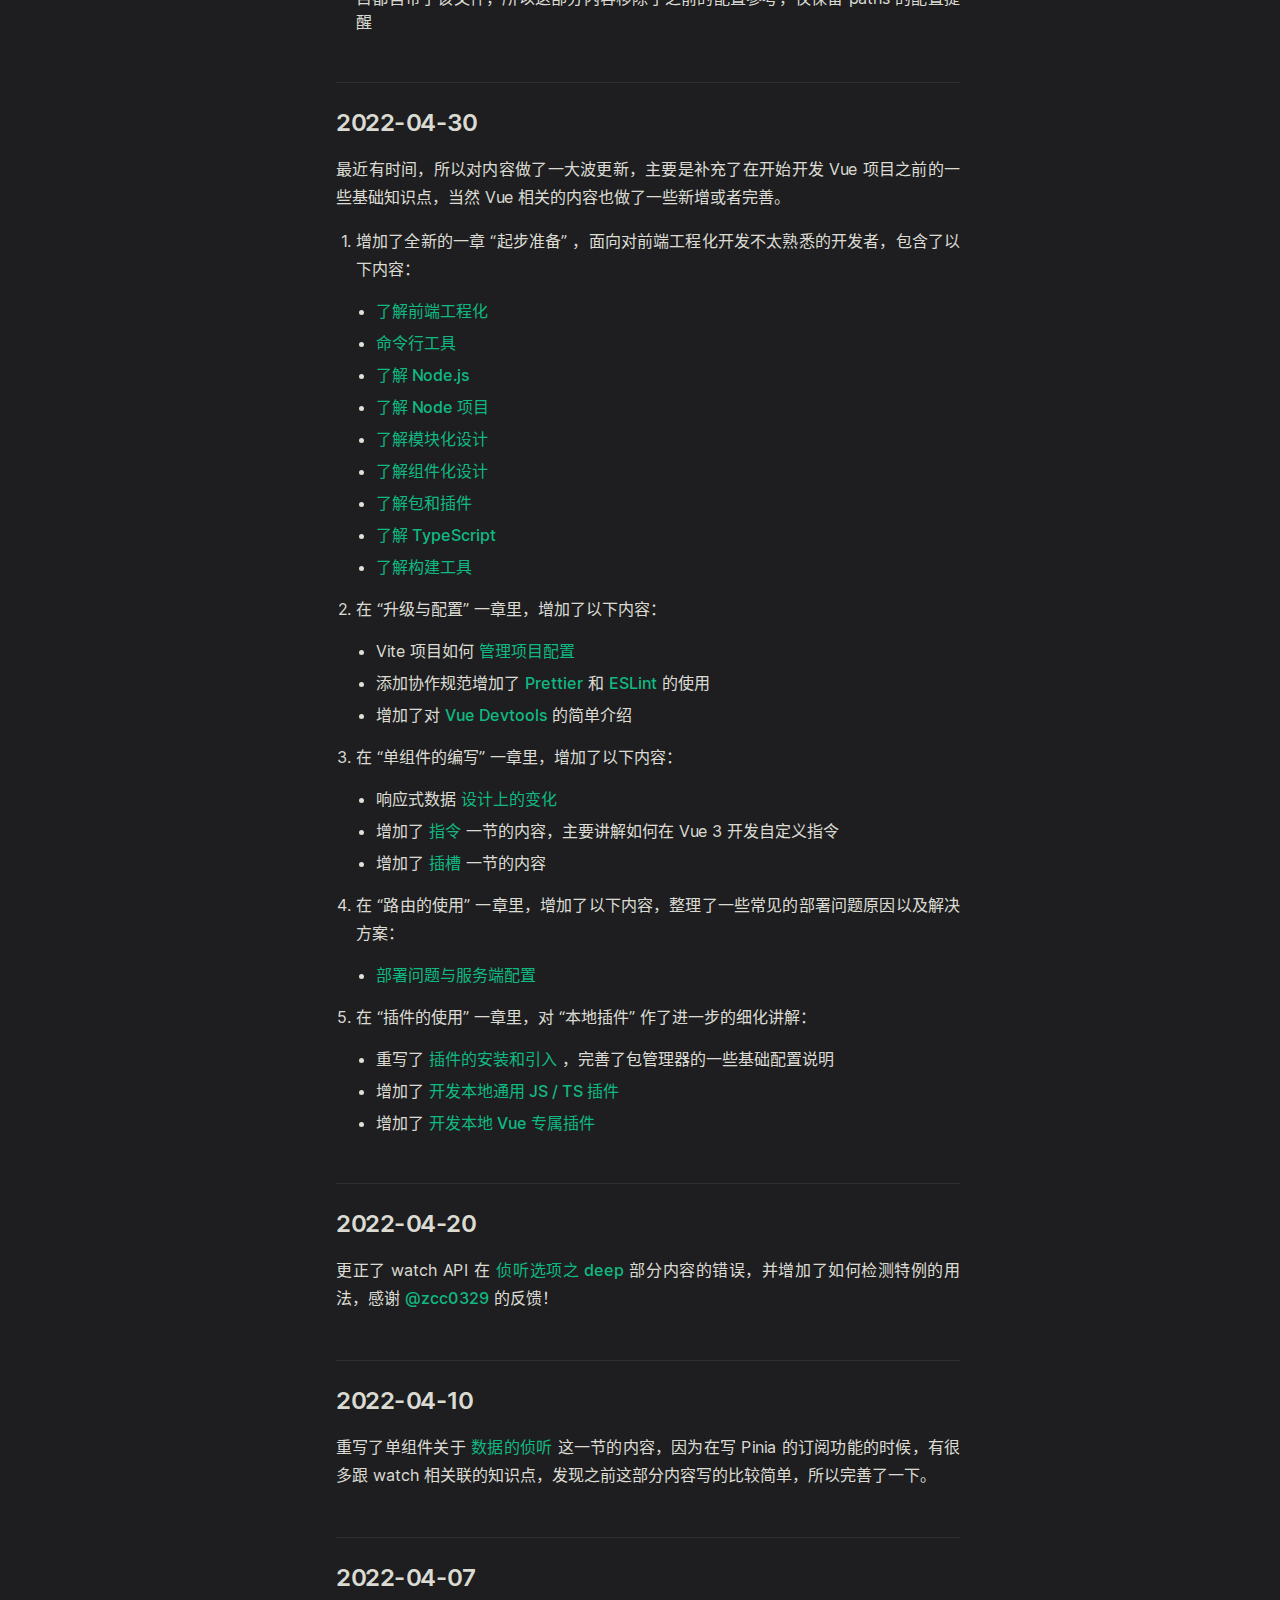
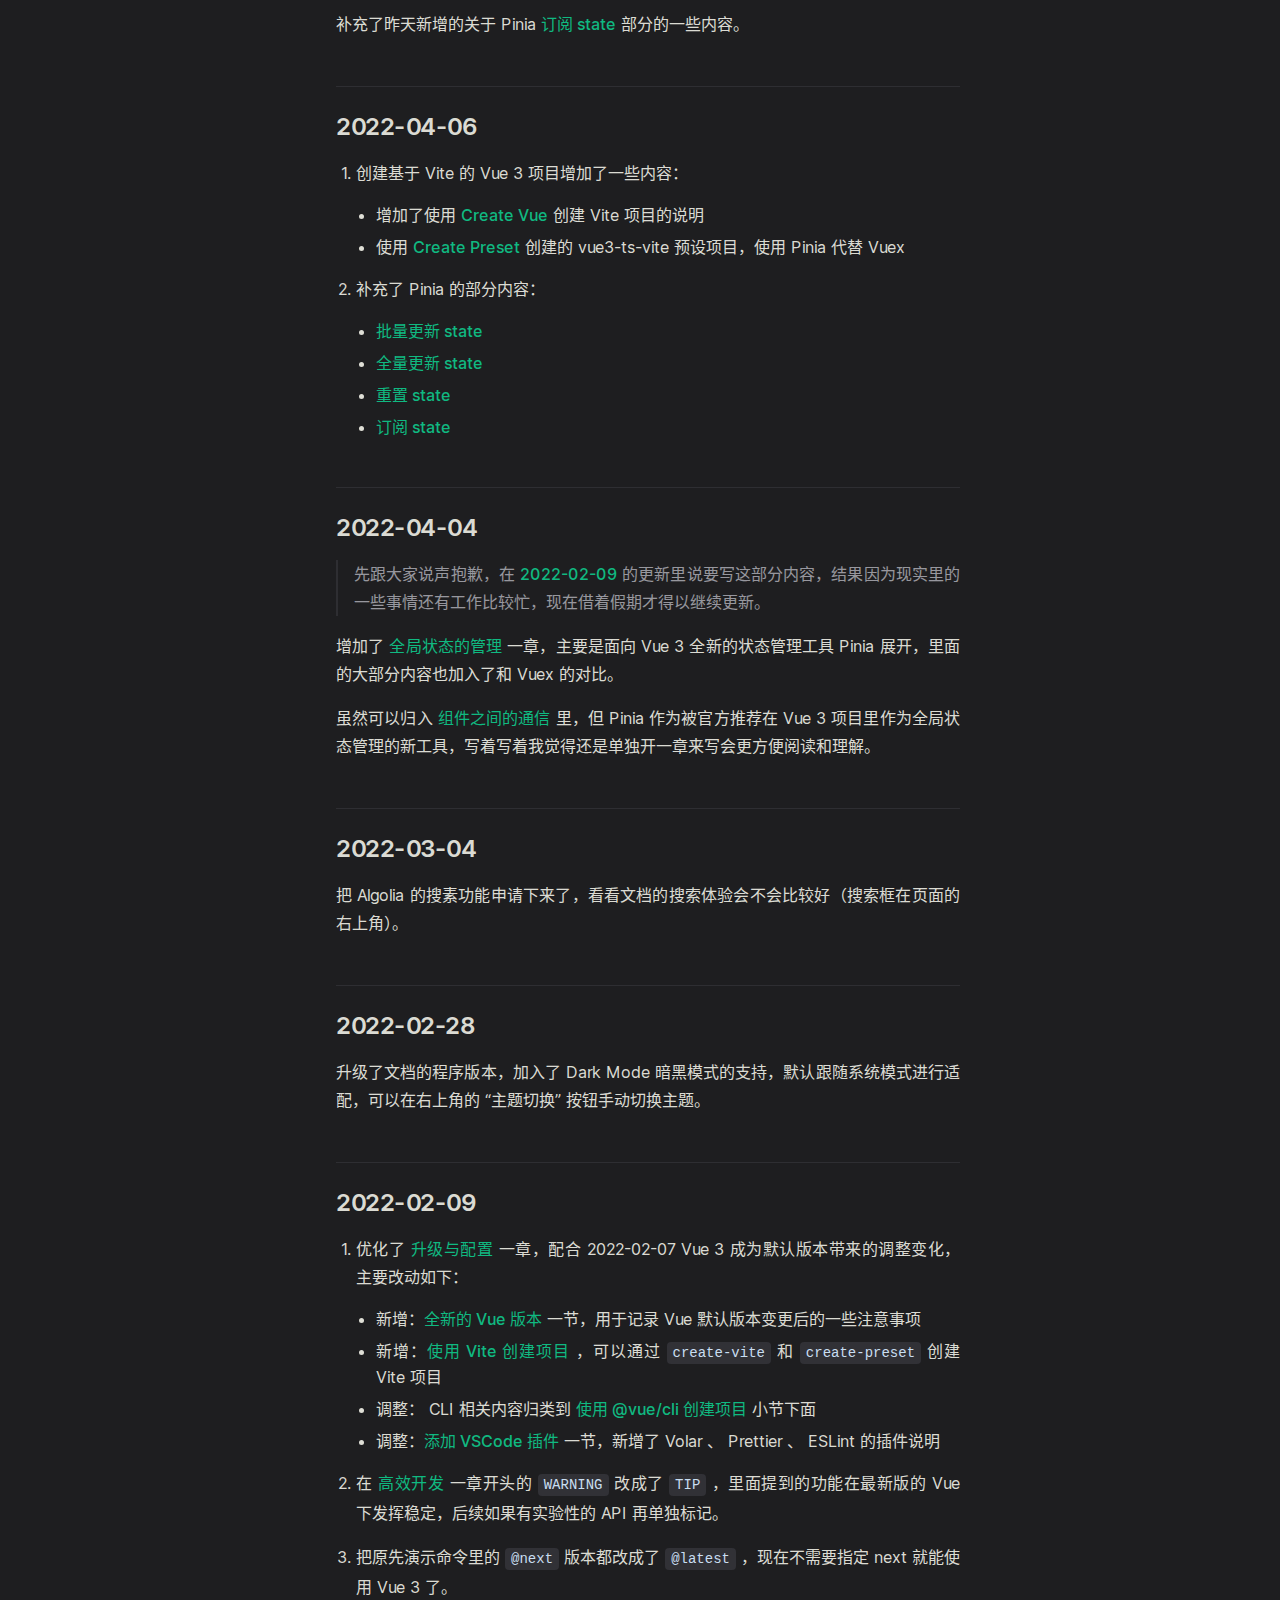
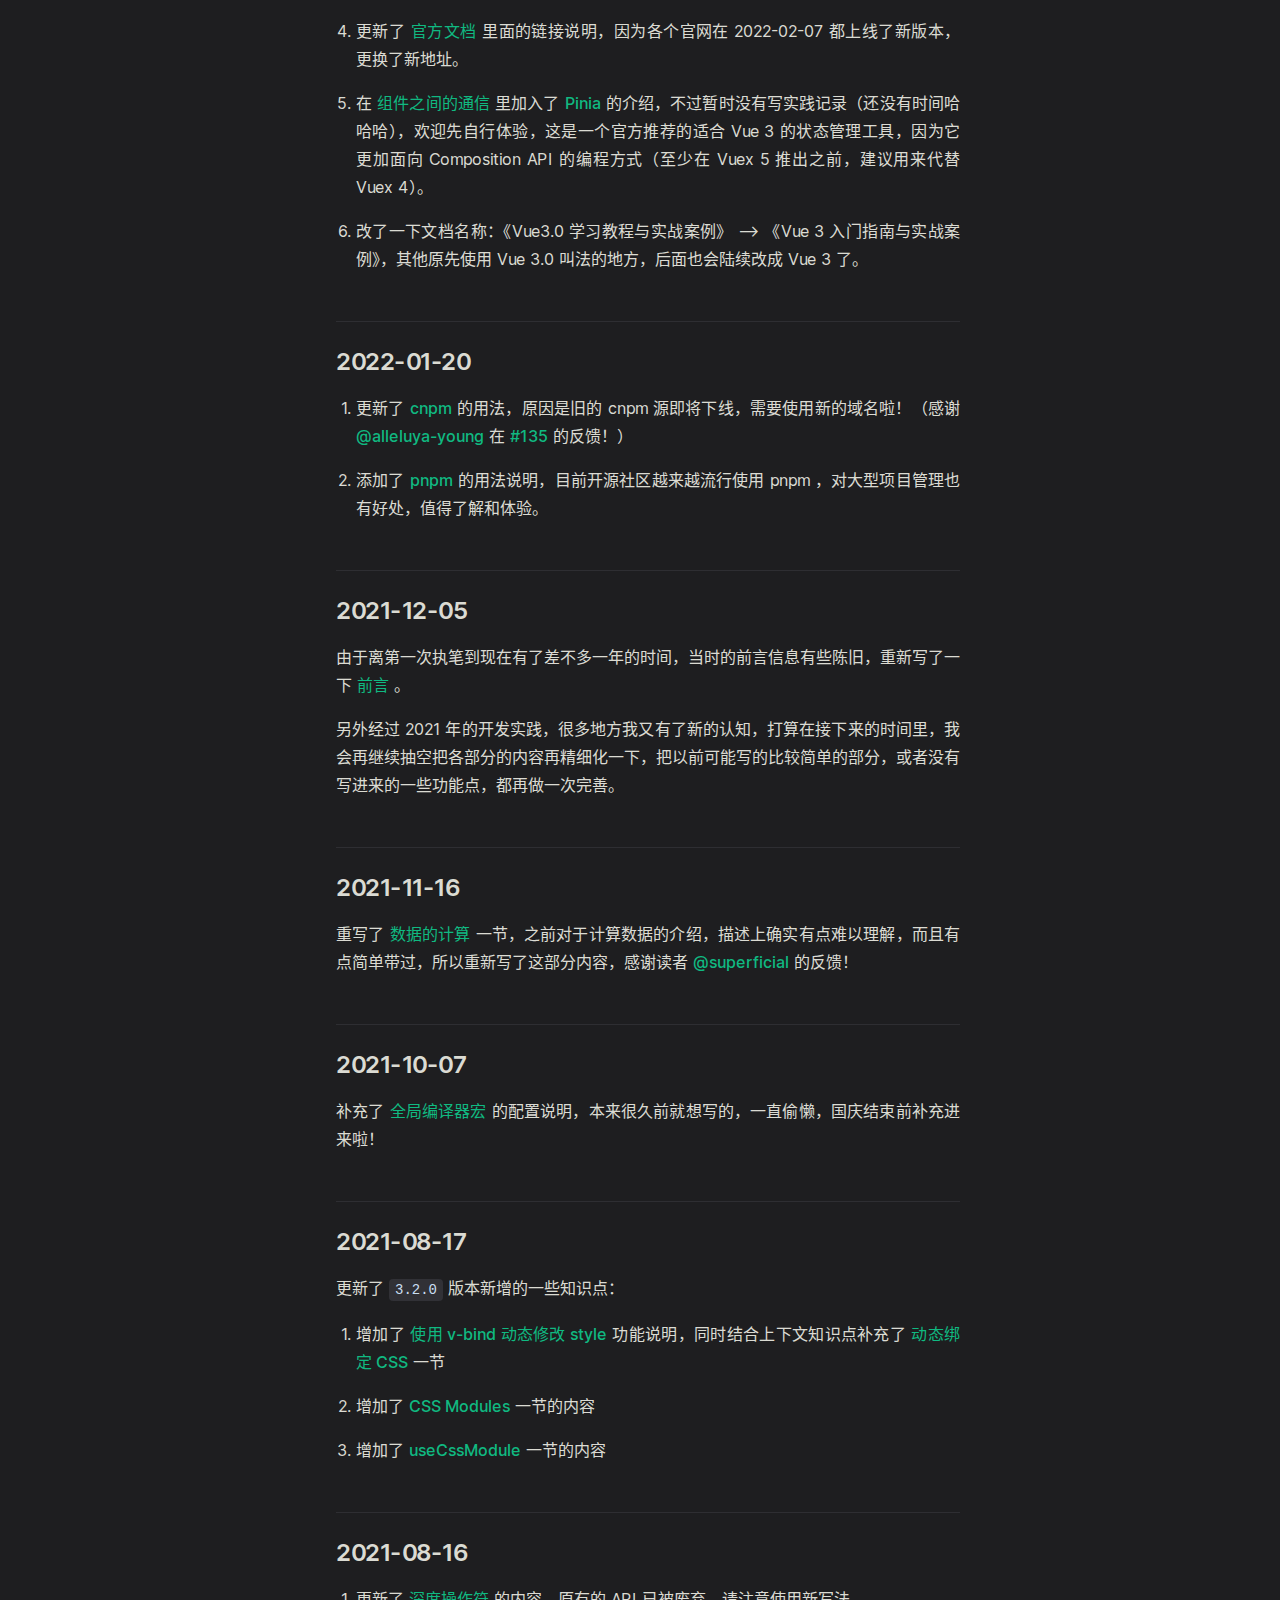
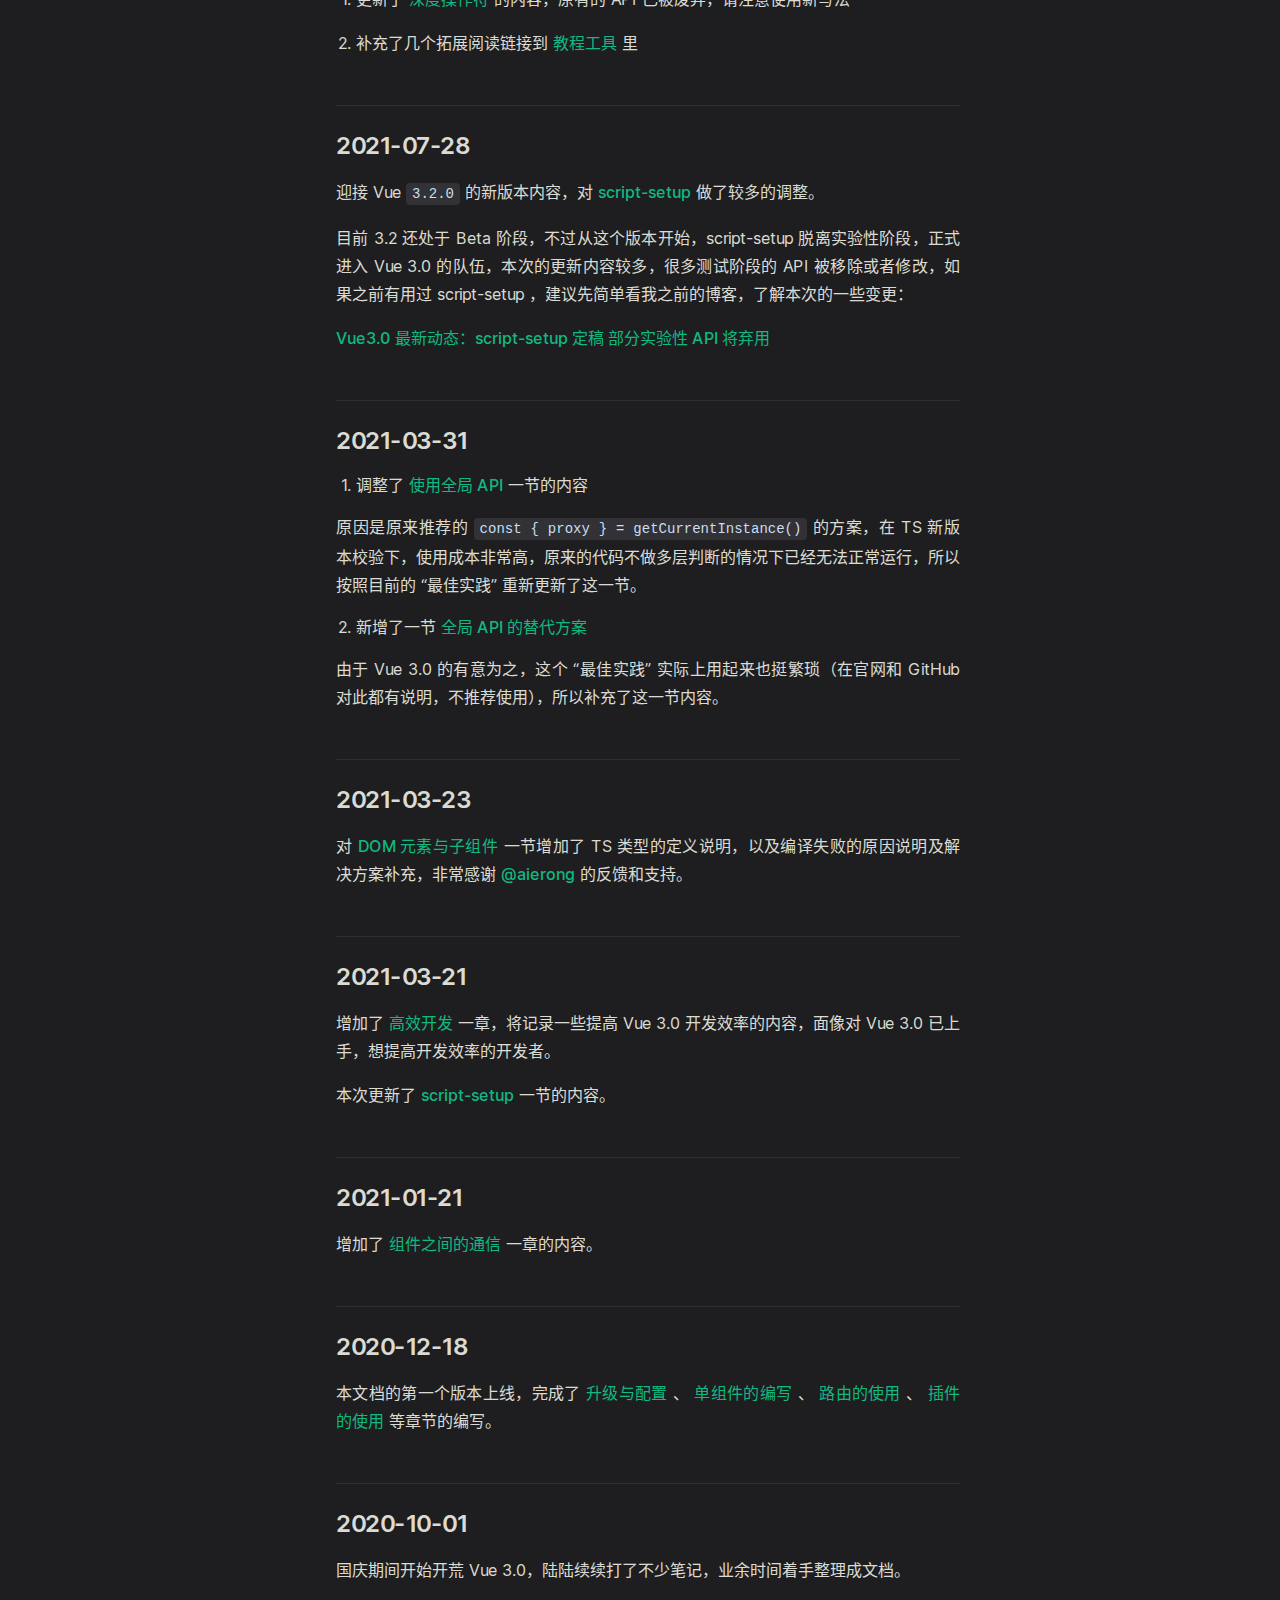
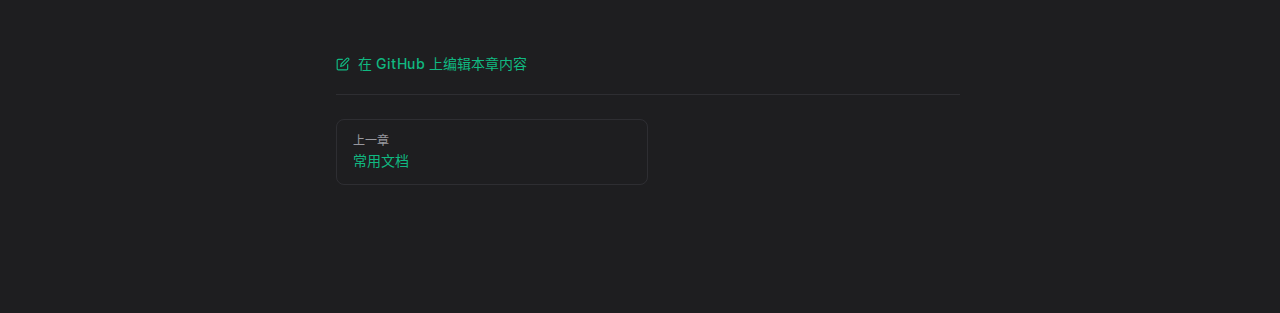
<file: changelog.html>
<!DOCTYPE html>
<html lang="zh-CN" dir="ltr">
  <head>
    <meta charset="utf-8">
    <meta name="viewport" content="width=device-width,initial-scale=1">
    <title>更新记录 | Vue3 入门指南与实战案例</title>
    <meta name="description" content="这是一个关于 Vue 3 + TypeScript 的起步学习教程，适合完全的 Vue 新手和 Vue 2.0 的老手，在官方文档的基础上融入自己的一些实践经验。">
    <link rel="preload stylesheet" href="/assets/style.fcf239f0.css" as="style">
    <script type="module" src="/assets/app.0b85fae0.js"></script>
    <link rel="preload" href="/assets/inter-roman-latin.2ed14f66.woff2" as="font" type="font/woff2" crossorigin="">
  <link rel="modulepreload" href="/assets/chunks/framework.6e7fb2f6.js">
  <link rel="modulepreload" href="/assets/chunks/theme.ce517023.js">
  <link rel="modulepreload" href="/assets/changelog.md.c753328c.lean.js">
  <link rel="icon" href="https://chengpeiquan.com/favicon.ico">
  <meta name="keywords" content="Vue3, Vue3.x, Vue3入门, Vue3教程, 学习Vue3, Vue3案例, Vue3教学, Vue3好用吗, Vue3怎么学, 前端工程化, 前端工程化：基于Vue.js 3.0的设计与实践">
  <script id="check-dark-light">(()=>{const e=localStorage.getItem("vitepress-theme-appearance")||"dark",a=window.matchMedia("(prefers-color-scheme: dark)").matches;(!e||e==="auto"?a:e==="dark")&&document.documentElement.classList.add("dark")})();</script>
  </head>
  <body>
    <div id="app"><div class="Layout" data-v-485b8cd3><!--[--><!--]--><!--[--><span tabindex="-1" data-v-e1443a25></span><a href="#VPContent" class="VPSkipLink visually-hidden" data-v-e1443a25> Skip to content </a><!--]--><!----><header class="VPNav" data-v-485b8cd3 data-v-eae502df><div class="VPNavBar has-sidebar" data-v-eae502df data-v-1947e11e><div class="container" data-v-1947e11e><div class="title" data-v-1947e11e><div class="VPNavBarTitle has-sidebar" data-v-1947e11e data-v-d7b5d633><a class="title" href="/" data-v-d7b5d633><!--[--><!--]--><!----><!--[-->Vue3 入门指南与实战案例<!--]--><!--[--><!--]--></a></div></div><div class="content" data-v-1947e11e><div class="curtain" data-v-1947e11e></div><div class="content-body" data-v-1947e11e><!--[--><!--]--><div class="VPNavBarSearch search" style="--vp-meta-key:&#39;Meta&#39;;" data-v-1947e11e><!--[--><!----><div id="docsearch"><button type="button" class="DocSearch DocSearch-Button" aria-label="Search"><span class="DocSearch-Button-Container"><svg class="DocSearch-Search-Icon" width="20" height="20" viewBox="0 0 20 20" aria-label="search icon"><path d="M14.386 14.386l4.0877 4.0877-4.0877-4.0877c-2.9418 2.9419-7.7115 2.9419-10.6533 0-2.9419-2.9418-2.9419-7.7115 0-10.6533 2.9418-2.9419 7.7115-2.9419 10.6533 0 2.9419 2.9418 2.9419 7.7115 0 10.6533z" stroke="currentColor" fill="none" fill-rule="evenodd" stroke-linecap="round" stroke-linejoin="round"></path></svg><span class="DocSearch-Button-Placeholder">Search</span></span><span class="DocSearch-Button-Keys"><kbd class="DocSearch-Button-Key"></kbd><kbd class="DocSearch-Button-Key">K</kbd></span></button></div><!--]--></div><nav aria-labelledby="main-nav-aria-label" class="VPNavBarMenu menu" data-v-1947e11e data-v-9906507e><span id="main-nav-aria-label" class="visually-hidden" data-v-9906507e>Main Navigation</span><!--[--><!--[--><a class="VPLink link VPNavBarMenuLink" href="https://union-click.jd.com/jdc?e=jdext-1638352360249409536-0-1&amp;p=[base64]" target="_blank" rel="noreferrer" tabindex="0" data-v-9906507e data-v-061e353d data-v-729a8227><!--[-->购买纸质版<!--]--><svg xmlns="http://www.w3.org/2000/svg" aria-hidden="true" focusable="false" height="24px" viewbox="0 0 24 24" width="24px" class="icon" data-v-729a8227><path d="M0 0h24v24H0V0z" fill="none"></path><path d="M9 5v2h6.59L4 18.59 5.41 20 17 8.41V15h2V5H9z"></path></svg></a><!--]--><!--[--><a class="VPLink link VPNavBarMenuLink" href="https://chengpeiquan.com/" target="_blank" rel="noreferrer" tabindex="0" data-v-9906507e data-v-061e353d data-v-729a8227><!--[-->博客首页<!--]--><svg xmlns="http://www.w3.org/2000/svg" aria-hidden="true" focusable="false" height="24px" viewbox="0 0 24 24" width="24px" class="icon" data-v-729a8227><path d="M0 0h24v24H0V0z" fill="none"></path><path d="M9 5v2h6.59L4 18.59 5.41 20 17 8.41V15h2V5H9z"></path></svg></a><!--]--><!--[--><a class="VPLink link VPNavBarMenuLink" href="https://github.com/chengpeiquan/cooking-cookbook" target="_blank" rel="noreferrer" tabindex="0" data-v-9906507e data-v-061e353d data-v-729a8227><!--[-->菜谱教程<!--]--><svg xmlns="http://www.w3.org/2000/svg" aria-hidden="true" focusable="false" height="24px" viewbox="0 0 24 24" width="24px" class="icon" data-v-729a8227><path d="M0 0h24v24H0V0z" fill="none"></path><path d="M9 5v2h6.59L4 18.59 5.41 20 17 8.41V15h2V5H9z"></path></svg></a><!--]--><!--]--></nav><!----><div class="VPNavBarAppearance appearance" data-v-1947e11e data-v-3535c20c><button class="VPSwitch VPSwitchAppearance" type="button" role="switch" title="toggle dark mode" aria-checked="false" data-v-3535c20c data-v-ca9a9ea2 data-v-6ce29b43><span class="check" data-v-6ce29b43><span class="icon" data-v-6ce29b43><!--[--><svg xmlns="http://www.w3.org/2000/svg" aria-hidden="true" focusable="false" viewbox="0 0 24 24" class="sun" data-v-ca9a9ea2><path d="M12,18c-3.3,0-6-2.7-6-6s2.7-6,6-6s6,2.7,6,6S15.3,18,12,18zM12,8c-2.2,0-4,1.8-4,4c0,2.2,1.8,4,4,4c2.2,0,4-1.8,4-4C16,9.8,14.2,8,12,8z"></path><path d="M12,4c-0.6,0-1-0.4-1-1V1c0-0.6,0.4-1,1-1s1,0.4,1,1v2C13,3.6,12.6,4,12,4z"></path><path d="M12,24c-0.6,0-1-0.4-1-1v-2c0-0.6,0.4-1,1-1s1,0.4,1,1v2C13,23.6,12.6,24,12,24z"></path><path d="M5.6,6.6c-0.3,0-0.5-0.1-0.7-0.3L3.5,4.9c-0.4-0.4-0.4-1,0-1.4s1-0.4,1.4,0l1.4,1.4c0.4,0.4,0.4,1,0,1.4C6.2,6.5,5.9,6.6,5.6,6.6z"></path><path d="M19.8,20.8c-0.3,0-0.5-0.1-0.7-0.3l-1.4-1.4c-0.4-0.4-0.4-1,0-1.4s1-0.4,1.4,0l1.4,1.4c0.4,0.4,0.4,1,0,1.4C20.3,20.7,20,20.8,19.8,20.8z"></path><path d="M3,13H1c-0.6,0-1-0.4-1-1s0.4-1,1-1h2c0.6,0,1,0.4,1,1S3.6,13,3,13z"></path><path d="M23,13h-2c-0.6,0-1-0.4-1-1s0.4-1,1-1h2c0.6,0,1,0.4,1,1S23.6,13,23,13z"></path><path d="M4.2,20.8c-0.3,0-0.5-0.1-0.7-0.3c-0.4-0.4-0.4-1,0-1.4l1.4-1.4c0.4-0.4,1-0.4,1.4,0s0.4,1,0,1.4l-1.4,1.4C4.7,20.7,4.5,20.8,4.2,20.8z"></path><path d="M18.4,6.6c-0.3,0-0.5-0.1-0.7-0.3c-0.4-0.4-0.4-1,0-1.4l1.4-1.4c0.4-0.4,1-0.4,1.4,0s0.4,1,0,1.4l-1.4,1.4C18.9,6.5,18.6,6.6,18.4,6.6z"></path></svg><svg xmlns="http://www.w3.org/2000/svg" aria-hidden="true" focusable="false" viewbox="0 0 24 24" class="moon" data-v-ca9a9ea2><path d="M12.1,22c-0.3,0-0.6,0-0.9,0c-5.5-0.5-9.5-5.4-9-10.9c0.4-4.8,4.2-8.6,9-9c0.4,0,0.8,0.2,1,0.5c0.2,0.3,0.2,0.8-0.1,1.1c-2,2.7-1.4,6.4,1.3,8.4c2.1,1.6,5,1.6,7.1,0c0.3-0.2,0.7-0.3,1.1-0.1c0.3,0.2,0.5,0.6,0.5,1c-0.2,2.7-1.5,5.1-3.6,6.8C16.6,21.2,14.4,22,12.1,22zM9.3,4.4c-2.9,1-5,3.6-5.2,6.8c-0.4,4.4,2.8,8.3,7.2,8.7c2.1,0.2,4.2-0.4,5.8-1.8c1.1-0.9,1.9-2.1,2.4-3.4c-2.5,0.9-5.3,0.5-7.5-1.1C9.2,11.4,8.1,7.7,9.3,4.4z"></path></svg><!--]--></span></span></button></div><div class="VPSocialLinks VPNavBarSocialLinks social-links" data-v-1947e11e data-v-71c230ed data-v-ba002a3e><!--[--><a class="VPSocialLink" href="https://github.com/chengpeiquan/learning-vue3" aria-label="github" target="_blank" rel="noopener" data-v-ba002a3e data-v-18d19465><svg role="img" viewBox="0 0 24 24" xmlns="http://www.w3.org/2000/svg"><title>GitHub</title><path d="M12 .297c-6.63 0-12 5.373-12 12 0 5.303 3.438 9.8 8.205 11.385.6.113.82-.258.82-.577 0-.285-.01-1.04-.015-2.04-3.338.724-4.042-1.61-4.042-1.61C4.422 18.07 3.633 17.7 3.633 17.7c-1.087-.744.084-.729.084-.729 1.205.084 1.838 1.236 1.838 1.236 1.07 1.835 2.809 1.305 3.495.998.108-.776.417-1.305.76-1.605-2.665-.3-5.466-1.332-5.466-5.93 0-1.31.465-2.38 1.235-3.22-.135-.303-.54-1.523.105-3.176 0 0 1.005-.322 3.3 1.23.96-.267 1.98-.399 3-.405 1.02.006 2.04.138 3 .405 2.28-1.552 3.285-1.23 3.285-1.23.645 1.653.24 2.873.12 3.176.765.84 1.23 1.91 1.23 3.22 0 4.61-2.805 5.625-5.475 5.92.42.36.81 1.096.81 2.22 0 1.606-.015 2.896-.015 3.286 0 .315.21.69.825.57C20.565 22.092 24 17.592 24 12.297c0-6.627-5.373-12-12-12"/></svg></a><!--]--></div><div class="VPFlyout VPNavBarExtra extra" data-v-1947e11e data-v-3a5b20db data-v-43a23abe><button type="button" class="button" aria-haspopup="true" aria-expanded="false" aria-label="extra navigation" data-v-43a23abe><svg xmlns="http://www.w3.org/2000/svg" aria-hidden="true" focusable="false" viewbox="0 0 24 24" class="icon" data-v-43a23abe><circle cx="12" cy="12" r="2"></circle><circle cx="19" cy="12" r="2"></circle><circle cx="5" cy="12" r="2"></circle></svg></button><div class="menu" data-v-43a23abe><div class="VPMenu" data-v-43a23abe data-v-a838eccf><!----><!--[--><!--[--><!----><div class="group" data-v-3a5b20db><div class="item appearance" data-v-3a5b20db><p class="label" data-v-3a5b20db>Appearance</p><div class="appearance-action" data-v-3a5b20db><button class="VPSwitch VPSwitchAppearance" type="button" role="switch" title="toggle dark mode" aria-checked="false" data-v-3a5b20db data-v-ca9a9ea2 data-v-6ce29b43><span class="check" data-v-6ce29b43><span class="icon" data-v-6ce29b43><!--[--><svg xmlns="http://www.w3.org/2000/svg" aria-hidden="true" focusable="false" viewbox="0 0 24 24" class="sun" data-v-ca9a9ea2><path d="M12,18c-3.3,0-6-2.7-6-6s2.7-6,6-6s6,2.7,6,6S15.3,18,12,18zM12,8c-2.2,0-4,1.8-4,4c0,2.2,1.8,4,4,4c2.2,0,4-1.8,4-4C16,9.8,14.2,8,12,8z"></path><path d="M12,4c-0.6,0-1-0.4-1-1V1c0-0.6,0.4-1,1-1s1,0.4,1,1v2C13,3.6,12.6,4,12,4z"></path><path d="M12,24c-0.6,0-1-0.4-1-1v-2c0-0.6,0.4-1,1-1s1,0.4,1,1v2C13,23.6,12.6,24,12,24z"></path><path d="M5.6,6.6c-0.3,0-0.5-0.1-0.7-0.3L3.5,4.9c-0.4-0.4-0.4-1,0-1.4s1-0.4,1.4,0l1.4,1.4c0.4,0.4,0.4,1,0,1.4C6.2,6.5,5.9,6.6,5.6,6.6z"></path><path d="M19.8,20.8c-0.3,0-0.5-0.1-0.7-0.3l-1.4-1.4c-0.4-0.4-0.4-1,0-1.4s1-0.4,1.4,0l1.4,1.4c0.4,0.4,0.4,1,0,1.4C20.3,20.7,20,20.8,19.8,20.8z"></path><path d="M3,13H1c-0.6,0-1-0.4-1-1s0.4-1,1-1h2c0.6,0,1,0.4,1,1S3.6,13,3,13z"></path><path d="M23,13h-2c-0.6,0-1-0.4-1-1s0.4-1,1-1h2c0.6,0,1,0.4,1,1S23.6,13,23,13z"></path><path d="M4.2,20.8c-0.3,0-0.5-0.1-0.7-0.3c-0.4-0.4-0.4-1,0-1.4l1.4-1.4c0.4-0.4,1-0.4,1.4,0s0.4,1,0,1.4l-1.4,1.4C4.7,20.7,4.5,20.8,4.2,20.8z"></path><path d="M18.4,6.6c-0.3,0-0.5-0.1-0.7-0.3c-0.4-0.4-0.4-1,0-1.4l1.4-1.4c0.4-0.4,1-0.4,1.4,0s0.4,1,0,1.4l-1.4,1.4C18.9,6.5,18.6,6.6,18.4,6.6z"></path></svg><svg xmlns="http://www.w3.org/2000/svg" aria-hidden="true" focusable="false" viewbox="0 0 24 24" class="moon" data-v-ca9a9ea2><path d="M12.1,22c-0.3,0-0.6,0-0.9,0c-5.5-0.5-9.5-5.4-9-10.9c0.4-4.8,4.2-8.6,9-9c0.4,0,0.8,0.2,1,0.5c0.2,0.3,0.2,0.8-0.1,1.1c-2,2.7-1.4,6.4,1.3,8.4c2.1,1.6,5,1.6,7.1,0c0.3-0.2,0.7-0.3,1.1-0.1c0.3,0.2,0.5,0.6,0.5,1c-0.2,2.7-1.5,5.1-3.6,6.8C16.6,21.2,14.4,22,12.1,22zM9.3,4.4c-2.9,1-5,3.6-5.2,6.8c-0.4,4.4,2.8,8.3,7.2,8.7c2.1,0.2,4.2-0.4,5.8-1.8c1.1-0.9,1.9-2.1,2.4-3.4c-2.5,0.9-5.3,0.5-7.5-1.1C9.2,11.4,8.1,7.7,9.3,4.4z"></path></svg><!--]--></span></span></button></div></div></div><div class="group" data-v-3a5b20db><div class="item social-links" data-v-3a5b20db><div class="VPSocialLinks social-links-list" data-v-3a5b20db data-v-ba002a3e><!--[--><a class="VPSocialLink" href="https://github.com/chengpeiquan/learning-vue3" aria-label="github" target="_blank" rel="noopener" data-v-ba002a3e data-v-18d19465><svg role="img" viewBox="0 0 24 24" xmlns="http://www.w3.org/2000/svg"><title>GitHub</title><path d="M12 .297c-6.63 0-12 5.373-12 12 0 5.303 3.438 9.8 8.205 11.385.6.113.82-.258.82-.577 0-.285-.01-1.04-.015-2.04-3.338.724-4.042-1.61-4.042-1.61C4.422 18.07 3.633 17.7 3.633 17.7c-1.087-.744.084-.729.084-.729 1.205.084 1.838 1.236 1.838 1.236 1.07 1.835 2.809 1.305 3.495.998.108-.776.417-1.305.76-1.605-2.665-.3-5.466-1.332-5.466-5.93 0-1.31.465-2.38 1.235-3.22-.135-.303-.54-1.523.105-3.176 0 0 1.005-.322 3.3 1.23.96-.267 1.98-.399 3-.405 1.02.006 2.04.138 3 .405 2.28-1.552 3.285-1.23 3.285-1.23.645 1.653.24 2.873.12 3.176.765.84 1.23 1.91 1.23 3.22 0 4.61-2.805 5.625-5.475 5.92.42.36.81 1.096.81 2.22 0 1.606-.015 2.896-.015 3.286 0 .315.21.69.825.57C20.565 22.092 24 17.592 24 12.297c0-6.627-5.373-12-12-12"/></svg></a><!--]--></div></div></div><!--]--><!--]--></div></div></div><!--[--><!--]--><button type="button" class="VPNavBarHamburger hamburger" aria-label="mobile navigation" aria-expanded="false" aria-controls="VPNavScreen" data-v-1947e11e data-v-016832cc><span class="container" data-v-016832cc><span class="top" data-v-016832cc></span><span class="middle" data-v-016832cc></span><span class="bottom" data-v-016832cc></span></span></button></div></div></div></div><!----></header><div class="VPLocalNav" data-v-485b8cd3 data-v-07bdd997><button class="menu" aria-expanded="false" aria-controls="VPSidebarNav" data-v-07bdd997><svg xmlns="http://www.w3.org/2000/svg" aria-hidden="true" focusable="false" viewbox="0 0 24 24" class="menu-icon" data-v-07bdd997><path d="M17,11H3c-0.6,0-1-0.4-1-1s0.4-1,1-1h14c0.6,0,1,0.4,1,1S17.6,11,17,11z"></path><path d="M21,7H3C2.4,7,2,6.6,2,6s0.4-1,1-1h18c0.6,0,1,0.4,1,1S21.6,7,21,7z"></path><path d="M21,15H3c-0.6,0-1-0.4-1-1s0.4-1,1-1h18c0.6,0,1,0.4,1,1S21.6,15,21,15z"></path><path d="M17,19H3c-0.6,0-1-0.4-1-1s0.4-1,1-1h14c0.6,0,1,0.4,1,1S17.6,19,17,19z"></path></svg><span class="menu-text" data-v-07bdd997>Menu</span></button><div class="VPLocalNavOutlineDropdown" style="--vp-vh:0px;" data-v-07bdd997 data-v-2c13f27c><button data-v-2c13f27c>Return to top</button><!----></div></div><aside class="VPSidebar" data-v-485b8cd3 data-v-3b97083e><div class="curtain" data-v-3b97083e></div><nav class="nav" id="VPSidebarNav" aria-labelledby="sidebar-aria-label" tabindex="-1" data-v-3b97083e><span class="visually-hidden" id="sidebar-aria-label" data-v-3b97083e> Sidebar Navigation </span><!--[--><!--]--><!--[--><div class="group" data-v-3b97083e><section class="VPSidebarItem level-0" data-v-3b97083e data-v-c3e68398><div class="item" role="button" tabindex="0" data-v-c3e68398><div class="indicator" data-v-c3e68398></div><h2 class="text" data-v-c3e68398>作者的话</h2><!----></div><div class="items" data-v-c3e68398><!--[--><div class="VPSidebarItem level-1 is-link" data-v-c3e68398 data-v-c3e68398><div class="item" data-v-c3e68398><div class="indicator" data-v-c3e68398></div><a class="VPLink link link" href="/" data-v-c3e68398 data-v-729a8227><!--[--><p class="text" data-v-c3e68398>出版说明</p><!--]--><!----></a><!----></div><!----></div><div class="VPSidebarItem level-1 is-link" data-v-c3e68398 data-v-c3e68398><div class="item" data-v-c3e68398><div class="indicator" data-v-c3e68398></div><a class="VPLink link link" href="/preface.html" data-v-c3e68398 data-v-729a8227><!--[--><p class="text" data-v-c3e68398>前言</p><!--]--><!----></a><!----></div><!----></div><!--]--></div></section></div><div class="group" data-v-3b97083e><section class="VPSidebarItem level-0" data-v-3b97083e data-v-c3e68398><div class="item" role="button" tabindex="0" data-v-c3e68398><div class="indicator" data-v-c3e68398></div><h2 class="text" data-v-c3e68398>前端工程化入门教程</h2><!----></div><div class="items" data-v-c3e68398><!--[--><div class="VPSidebarItem level-1 is-link" data-v-c3e68398 data-v-c3e68398><div class="item" data-v-c3e68398><div class="indicator" data-v-c3e68398></div><a class="VPLink link link" href="/engineering.html" data-v-c3e68398 data-v-729a8227><!--[--><p class="text" data-v-c3e68398>了解前端工程化</p><!--]--><!----></a><!----></div><!----></div><div class="VPSidebarItem level-1 is-link" data-v-c3e68398 data-v-c3e68398><div class="item" data-v-c3e68398><div class="indicator" data-v-c3e68398></div><a class="VPLink link link" href="/guide.html" data-v-c3e68398 data-v-729a8227><!--[--><p class="text" data-v-c3e68398>工程化的前期准备</p><!--]--><!----></a><!----></div><!----></div><div class="VPSidebarItem level-1 is-link" data-v-c3e68398 data-v-c3e68398><div class="item" data-v-c3e68398><div class="indicator" data-v-c3e68398></div><a class="VPLink link link" href="/typescript.html" data-v-c3e68398 data-v-729a8227><!--[--><p class="text" data-v-c3e68398>快速上手 TypeScript</p><!--]--><!----></a><!----></div><!----></div><!--]--></div></section></div><div class="group" data-v-3b97083e><section class="VPSidebarItem level-0" data-v-3b97083e data-v-c3e68398><div class="item" role="button" tabindex="0" data-v-c3e68398><div class="indicator" data-v-c3e68398></div><h2 class="text" data-v-c3e68398>Vue3 入门教程</h2><!----></div><div class="items" data-v-c3e68398><!--[--><div class="VPSidebarItem level-1 is-link" data-v-c3e68398 data-v-c3e68398><div class="item" data-v-c3e68398><div class="indicator" data-v-c3e68398></div><a class="VPLink link link" href="/upgrade.html" data-v-c3e68398 data-v-729a8227><!--[--><p class="text" data-v-c3e68398>脚手架的升级与配置</p><!--]--><!----></a><!----></div><!----></div><div class="VPSidebarItem level-1 is-link" data-v-c3e68398 data-v-c3e68398><div class="item" data-v-c3e68398><div class="indicator" data-v-c3e68398></div><a class="VPLink link link" href="/component.html" data-v-c3e68398 data-v-729a8227><!--[--><p class="text" data-v-c3e68398>单组件的编写</p><!--]--><!----></a><!----></div><!----></div><div class="VPSidebarItem level-1 is-link" data-v-c3e68398 data-v-c3e68398><div class="item" data-v-c3e68398><div class="indicator" data-v-c3e68398></div><a class="VPLink link link" href="/router.html" data-v-c3e68398 data-v-729a8227><!--[--><p class="text" data-v-c3e68398>路由的使用</p><!--]--><!----></a><!----></div><!----></div><div class="VPSidebarItem level-1 is-link" data-v-c3e68398 data-v-c3e68398><div class="item" data-v-c3e68398><div class="indicator" data-v-c3e68398></div><a class="VPLink link link" href="/plugin.html" data-v-c3e68398 data-v-729a8227><!--[--><p class="text" data-v-c3e68398>插件的开发和使用</p><!--]--><!----></a><!----></div><!----></div><div class="VPSidebarItem level-1 is-link" data-v-c3e68398 data-v-c3e68398><div class="item" data-v-c3e68398><div class="indicator" data-v-c3e68398></div><a class="VPLink link link" href="/communication.html" data-v-c3e68398 data-v-729a8227><!--[--><p class="text" data-v-c3e68398>组件之间的通信</p><!--]--><!----></a><!----></div><!----></div><div class="VPSidebarItem level-1 is-link" data-v-c3e68398 data-v-c3e68398><div class="item" data-v-c3e68398><div class="indicator" data-v-c3e68398></div><a class="VPLink link link" href="/pinia.html" data-v-c3e68398 data-v-729a8227><!--[--><p class="text" data-v-c3e68398>全局状态的管理</p><!--]--><!----></a><!----></div><!----></div><div class="VPSidebarItem level-1 is-link" data-v-c3e68398 data-v-c3e68398><div class="item" data-v-c3e68398><div class="indicator" data-v-c3e68398></div><a class="VPLink link link" href="/efficient.html" data-v-c3e68398 data-v-729a8227><!--[--><p class="text" data-v-c3e68398>高效开发</p><!--]--><!----></a><!----></div><!----></div><!--]--></div></section></div><div class="group" data-v-3b97083e><section class="VPSidebarItem level-0 has-active" data-v-3b97083e data-v-c3e68398><div class="item" role="button" tabindex="0" data-v-c3e68398><div class="indicator" data-v-c3e68398></div><h2 class="text" data-v-c3e68398>扩展阅读</h2><!----></div><div class="items" data-v-c3e68398><!--[--><div class="VPSidebarItem level-1 is-link" data-v-c3e68398 data-v-c3e68398><div class="item" data-v-c3e68398><div class="indicator" data-v-c3e68398></div><a class="VPLink link link" href="/links.html" data-v-c3e68398 data-v-729a8227><!--[--><p class="text" data-v-c3e68398>常用文档</p><!--]--><!----></a><!----></div><!----></div><div class="VPSidebarItem level-1 is-link is-active has-active" data-v-c3e68398 data-v-c3e68398><div class="item" data-v-c3e68398><div class="indicator" data-v-c3e68398></div><a class="VPLink link link" href="/changelog.html" data-v-c3e68398 data-v-729a8227><!--[--><p class="text" data-v-c3e68398>更新记录</p><!--]--><!----></a><!----></div><!----></div><!--]--></div></section></div><!--]--><!--[--><!--]--></nav></aside><div class="VPContent has-sidebar" id="VPContent" data-v-485b8cd3 data-v-c3921573><div class="VPDoc has-sidebar has-aside" data-v-c3921573 data-v-2344cbd8><!--[--><!--]--><div class="container" data-v-2344cbd8><div class="aside" data-v-2344cbd8><div class="aside-curtain" data-v-2344cbd8></div><div class="aside-container" data-v-2344cbd8><div class="aside-content" data-v-2344cbd8><div class="VPDocAside" data-v-2344cbd8 data-v-18096ca4><!--[--><!--]--><!--[--><!--]--><div class="VPDocAsideOutline" data-v-18096ca4 data-v-071c6b6d><div class="content" data-v-071c6b6d><div class="outline-marker" data-v-071c6b6d></div><div class="outline-title" data-v-071c6b6d>目录</div><nav aria-labelledby="doc-outline-aria-label" data-v-071c6b6d><span class="visually-hidden" id="doc-outline-aria-label" data-v-071c6b6d> Table of Contents for current page </span><ul class="root" data-v-071c6b6d data-v-f24f3306><!--[--><!--]--></ul></nav></div></div><!--[--><!--]--><div class="spacer" data-v-18096ca4></div><!--[--><!--]--><!----><!--[--><!--]--><!--[--><!--]--></div></div></div></div><div class="content" data-v-2344cbd8><div class="content-container" data-v-2344cbd8><!--[--><!--]--><!----><main class="main" data-v-2344cbd8><div style="position:relative;" class="vp-doc _changelog" data-v-2344cbd8><div><h1 id="更新记录" tabindex="-1">更新记录 <a class="header-anchor" href="#更新记录" aria-label="Permalink to &quot;更新记录&quot;">​</a></h1><p>由于平时也比较忙，都是利用碎片时间整理的文档，习惯勤备份，因此 commit 记录比较多，而且有些提交记录跟内容也无关，比如文档程序的调整和优化等代码提交是和内容无关的。</p><p>考虑到后面还会不定期更新内容，所以翻了一下之前跟朋友的微信聊天记录整理了前期的更新记录，之后当文档有再次更新的时候也会继续整理更新记录，方便读者们查阅。</p><h2 id="_2023-05-07" tabindex="-1">2023-05-07 <a class="header-anchor" href="#_2023-05-07" aria-label="Permalink to &quot;2023-05-07&quot;">​</a></h2><p>感谢各位读者长期以来的支持，经过长达一年时间的打磨和优化，本书已于 2023 年 5 月份正式出版上市，纸质版书籍的正式名称为《前端工程化：基于 Vue.js 3.0 的设计与实践》。</p><p>如果您对笔者的作品认可，建议购买纸质版，纸质书在电子书的基础上，经过机械工业出版社的编辑老师们的内容优化、校对勘误、排版美化，更成体系！</p><p>各位读者可以在各大电商平台购买纸质版书籍：</p><p>☞ 访问 <a href="https://union-click.jd.com/jdc?e=jdext-1638352360249409536-0-1&amp;p=[base64]" target="_blank" rel="noreferrer">京东商城</a> 购买</p><p>☞ 访问 <a href="https://s.click.taobao.com/t?e=m%3D2%26s%3D7eZPjJt7QJNw4vFB6t2Z2ueEDrYVVa64yK8Cckff7TVRAdhuF14FMXonIcf4DInoMMgx22UI05ZRvxcz%2FoTyBGNojKDSmWQhTIZbYI9jayp8PNk4B98QhUVUjoeWqzb%2B5mzd0fxoCIaFpjofm3hpRhwogYNSK3IrQPZdAhulFAULZMqoQW%2BfuB6GmlJyRiVTGSs8kMDMeyhHJZaVw28y8Wrk5fXXieVy6a%2F%2FENJP36wMyM3sDoIE3myjwLjQ1DptJJn7FkCnT%2F5j0n6UXAgF3v2%2BtTfElYb8RFDRgzhUg%2BSjJnAf507Uv%2BiK7LcQp3KospWd4zfY8zqcEdwGxwkp5JaYzSMEwlxThakdowOjbI2OmjxjH%2BEyQGTWRvaaxnzAXJHdUWjDlfMDnfwHPQnOXiGFCzYOOqAQ&amp;unid=1X3aISuD7B60&amp;union_lens=lensId:TAPI@1683471818@2103de44_0d37_187f6bd6062_8bdf@01" target="_blank" rel="noreferrer">天猫商城</a> 购买</p><p>可点击 <a href="./">出版说明</a> 了解更多信息。</p><h2 id="_2023-03-01" tabindex="-1">2023-03-01 <a class="header-anchor" href="#_2023-03-01" aria-label="Permalink to &quot;2023-03-01&quot;">​</a></h2><p>在 “单组件的编写” 的 <a href="./component.html#dom-元素与子组件">DOM 元素与子组件</a> 一节里，添加了 <code>InstanceType&lt;T&gt;</code> 帮助类型的使用说明，感谢 <a href="https://github.com/rayadaschn" target="_blank" rel="noreferrer">@rayadaschn</a> 在 <a href="https://github.com/chengpeiquan/learning-vue3/issues/62#issuecomment-1449279271" target="_blank" rel="noreferrer">#62 (comment)</a> 的反馈。</p><h2 id="_2022-11-20" tabindex="-1">2022-11-20 <a class="header-anchor" href="#_2022-11-20" aria-label="Permalink to &quot;2022-11-20&quot;">​</a></h2><p>在 “高效开发” 新增了 <a href="./efficient.html#命名技巧">命名技巧</a> 一节，希望能够帮助有命名困扰的开发者解决选择困难的问题。</p><h2 id="_2022-11-17" tabindex="-1">2022-11-17 <a class="header-anchor" href="#_2022-11-17" aria-label="Permalink to &quot;2022-11-17&quot;">​</a></h2><p>更新了 “用 ES Module 设计模块” 中关于 <a href="./guide.html#命名导出和导入-1">命名导出和导入</a> 的讲解，减少在理解上的歧义，感谢 <a href="https://github.com/Yeshan-Taoist" target="_blank" rel="noreferrer">@Yeshan-Taoist</a> 在 <a href="https://github.com/chengpeiquan/learning-vue3/issues/163#issuecomment-1317193359" target="_blank" rel="noreferrer">#163 (commont)</a> 的反馈。</p><h2 id="_2022-11-12" tabindex="-1">2022-11-12 <a class="header-anchor" href="#_2022-11-12" aria-label="Permalink to &quot;2022-11-12&quot;">​</a></h2><p>优化了 “高效开发” 一章，考虑到现在的 Vue 3 项目基本都是最新版本的 Vue ，因此移除了过渡时期的一些过时的使用提示信息，同时优化了演示代码使其更容易理解。</p><h2 id="_2022-11-11" tabindex="-1">2022-11-11 <a class="header-anchor" href="#_2022-11-11" aria-label="Permalink to &quot;2022-11-11&quot;">​</a></h2><p>优化了 “组件之间的通信” 一章：</p><ul><li>把一些原来没有特地注明是父组件的代码还是子组件的代码，进行了明确的标明，并优化了一部分示范代码</li><li>修正了之前一部分示范代码的 TypeScript 类型（之前有一些地方用了 any ，现在更新为明确的类型）</li><li>优化了 <a href="./communication.html#provide-inject">provide / inject</a> 的相关内容，大幅度缩短了篇幅，但通过新的例子使其更容易看懂</li><li>增加了 <a href="./communication.html#reative-state-new">Reative State</a> 创建一个小型的状态中心案例</li><li>对 <a href="./communication.html#vuex-new">Vuex</a> 添加了一些使用提示，建议使用 <a href="./pinia.html">Pinia</a> 代替 Vuex 作为状态管理库使用</li></ul><h2 id="_2022-11-06" tabindex="-1">2022-11-06 <a class="header-anchor" href="#_2022-11-06" aria-label="Permalink to &quot;2022-11-06&quot;">​</a></h2><p>优化了 “路由的使用” 一章：</p><ul><li>涉及 Webpack 的环境变量和配置，统一调整为 Vite 的配置，并标注了这些配置在使用时需要留意当前所使用的构建工具是否匹配</li><li>将原本指向 Vue Router 英文官网的参考内容地址修改为指向其中文官网（因为当时编写的时候还没有中文官网）</li><li>优化了里面的一些举例，使其更容易理解</li></ul><p>优化了 “插件的开发和使用” 一章：</p><ul><li>简化了一些例子</li></ul><h2 id="_2022-11-04" tabindex="-1">2022-11-04 <a class="header-anchor" href="#_2022-11-04" aria-label="Permalink to &quot;2022-11-04&quot;">​</a></h2><p>比较大幅度的优化了 “单组件的编写” 一章的 <a href="./component.html#响应式-api-之-toref-与-torefs-new">响应式 API 之 toRef 与 toRefs</a> 的内容，使其更容易理解。</p><h2 id="_2022-11-02" tabindex="-1">2022-11-02 <a class="header-anchor" href="#_2022-11-02" aria-label="Permalink to &quot;2022-11-02&quot;">​</a></h2><p>优化了 “单组件的编写” 一章的 “响应式 API 之 ref ” 一节，对其 <a href="./component.html#类型声明">类型声明</a> 作了一个更容易理解和更详细的讲解。</p><h2 id="_2022-10-25" tabindex="-1">2022-10-25 <a class="header-anchor" href="#_2022-10-25" aria-label="Permalink to &quot;2022-10-25&quot;">​</a></h2><ul><li>把 hello-node 和 hello-lib 这两个演示仓库同步到了 <a href="https://gitee.com/learning-vue3" target="_blank" rel="noreferrer">Gitee</a> ，如果访问 GitHub 失败，也可以从 Gitee 拉取。</li><li>在 “脚手架的升级与配置” 一章更新了 <a href="./upgrade.html#vue-devtools">Vue Devtools</a> 的介绍，因为插件更新后变化较大，重新截图进行了说明，并且对图片适配了文档的 Light / Dark 皮肤切换</li></ul><h2 id="_2022-10-23" tabindex="-1">2022-10-23 <a class="header-anchor" href="#_2022-10-23" aria-label="Permalink to &quot;2022-10-23&quot;">​</a></h2><p>在 “工程化的前期准备” 一章的 “用 ES Module 设计模块” 一节，增加了 <a href="./guide.html#在浏览器里访问-esm">在浏览器里访问 ESM</a> 小节，讲解了浏览器对原生 ESM 的访问支持和限制，以及在 HTML 页面里使用 ESM 的代码演示。</p><p>另外贯穿 “前端工程化入门” 所演示的 hello-node 项目已托管至 <a href="https://github.com/learning-vue3/hello-node" target="_blank" rel="noreferrer">learning-vue3/hello-node</a> 仓库，可使用 Git 克隆命令拉取至本地：</p><div class="language-bash"><button title="Copy Code" class="copy"></button><span class="lang">bash</span><pre class="shiki material-theme-palenight"><code><span class="line"><span style="color:#FFCB6B;">git</span><span style="color:#A6ACCD;"> </span><span style="color:#C3E88D;">clone</span><span style="color:#A6ACCD;"> </span><span style="color:#C3E88D;">https://github.com/learning-vue3/hello-node.git</span></span></code></pre></div><p>成品项目可作为学习过程中的代码参考，但更建议按照教程的讲解步骤，从零开始亲手搭建一个新项目并完成 node 开发的体验，可以更有效的提升学习效果。</p><h2 id="_2022-10-13" tabindex="-1">2022-10-13 <a class="header-anchor" href="#_2022-10-13" aria-label="Permalink to &quot;2022-10-13&quot;">​</a></h2><ol><li>本书目前已不再仅限于 Vue 3 的学习，因此重写了 <a href="./">前言</a> 的内容</li><li>不同时期写的内容存在一定程度的上下文不统一（例如早期使用了 @vue/cli 创建的项目做演示，后期因为 Vite 的出现并且被 Vue 官方作为其主推的构建工具，因此新内容使用的是 Vite 项目），因此对内容进行了检查和统一修正</li><li>减少了全文的人称代词，剩下不可删除的则进行了上下文统一，减少前后不一致可能会引起一些理解困惑</li><li>优化了不同时期的内容之间的章节衔接</li></ol><p>其中第 2 、 3 、 4 点可能还有遗漏，近期持续检查修正。</p><h2 id="_2022-10-11" tabindex="-1">2022-10-11 <a class="header-anchor" href="#_2022-10-11" aria-label="Permalink to &quot;2022-10-11&quot;">​</a></h2><p>在 “开发 npm 包” 部分 <a href="./plugin.html#常用的构建工具">常用的构建工具</a> 一节增加 Node 版本检查的提示，在开发之前请确保当前的 Node 版本是否在构建工具的支持范围内，感谢 <a href="https://github.com/rayadaschn" target="_blank" rel="noreferrer">@rayadaschn</a> 在 <a href="https://github.com/chengpeiquan/learning-vue3/issues/204" target="_blank" rel="noreferrer">#204</a> 的建议。</p><h2 id="_2022-10-10" tabindex="-1">2022-10-10 <a class="header-anchor" href="#_2022-10-10" aria-label="Permalink to &quot;2022-10-10&quot;">​</a></h2><p><a href="./plugin.html#发布-npm-包">发布 npm 包</a> 小节增加一个取消镜像源的提示，否则可能引起发布失败。</p><h2 id="_2022-10-09" tabindex="-1">2022-10-09 <a class="header-anchor" href="#_2022-10-09" aria-label="Permalink to &quot;2022-10-09&quot;">​</a></h2><p>在 “开发 npm 包” 部分所演示的 hello-lib 项目已托管至 <a href="https://github.com/learning-vue3/hello-lib" target="_blank" rel="noreferrer">learning-vue3/hello-lib</a> 仓库，可使用 Git 克隆命令拉取至本地：</p><div class="language-bash"><button title="Copy Code" class="copy"></button><span class="lang">bash</span><pre class="shiki material-theme-palenight"><code><span class="line"><span style="color:#FFCB6B;">git</span><span style="color:#A6ACCD;"> </span><span style="color:#C3E88D;">clone</span><span style="color:#A6ACCD;"> </span><span style="color:#C3E88D;">https://github.com/learning-vue3/hello-lib.git</span></span></code></pre></div><p>成品项目可作为学习过程中的代码参考，但更建议按照教程的讲解步骤，从零开始亲手搭建一个新项目并完成 npm 包的开发流程，可以更有效的提升学习效果。</p><h2 id="_2022-10-08" tabindex="-1">2022-10-08 <a class="header-anchor" href="#_2022-10-08" aria-label="Permalink to &quot;2022-10-08&quot;">​</a></h2><p>在 “开发 npm 包” 的相关内容处增加了 <a href="./plugin.html#添加版权注释">添加版权注释</a> 的构建说明，它的作用除了声明版权归属之外，还会告知使用者关于项目的主页地址、版本号、发布日期、 BUG 反馈渠道等信息，例如 jQuery / Lodash / Swiper 等库都有这样的版权注释，因此补充了这部分的内容，供有需要的开发者了解和使用。</p><h2 id="_2022-10-07" tabindex="-1">2022-10-07 <a class="header-anchor" href="#_2022-10-07" aria-label="Permalink to &quot;2022-10-07&quot;">​</a></h2><ol><li>文档程序从 VuePress 2.x 迁移到 VitePress 1.x ，并做了简单的主题适配</li><li>原来的 “脚手架的升级与配置” 一章的访问地址从 <code>update</code> 调整为 <code>upgrade</code> ，访问地址已配置重定向</li><li>由于原来的 “起步准备” 一章内容有点太长，这一次续写拆分了一下内容，重新划分为单独的三章，分别是： <ul><li>独立出来了 <a href="./engineering.html">了解前端工程化</a> 一章，用于科普现代前端开发所要求的工程化概念，属于讲故事性质的一章内容</li><li><a href="./guide.html">工程化的前期准备</a> 是原来 “起步准备” 的核心内容部分，主要是科普前端工程化的入门实践，属于动手实操章节</li><li>另外考虑到本书是直接使用 TypeScript 来入门 Vue 3 ，语言部分也是内容的重点之一，所以把 TypeScript 部分也独立成了 <a href="./typescript.html">快速上手 TypeScript</a> 一章</li></ul></li><li>在 “了解前端工程化” 一章里，增加以下内容： <ul><li>新增 <a href="./engineering.html#vue-js-与工程化">Vue.js 与工程化</a> ，帮助新入门的开发者了解两者之间的关系</li><li>新增 <a href="./engineering.html#现代化的开发概念">现代化的开发概念</a> ，科普在现代前端开发过程中会频繁接触到的名词</li><li>新增 <a href="./engineering.html#工程化不止于前端">工程化不止于前端</a> ，科普在前端工程化的帮助下，前端工程师可以做到的很多事情</li><li>完善 <a href="./engineering.html#工程化的构建工具">工程化的构建工具</a> ，避免后面开发过程中，使用了很久还不知道这些工具的作用</li></ul></li><li>在 “工程化的前期准备” 一章里，增加以下内容： <ul><li>新增 <a href="./guide.html#控制编译代码的兼容性">控制编译代码的兼容性</a> ，作为工程师，了解如何控制项目的兼容性是非常重要的技能</li></ul></li><li>在 “插件的开发和使用” 一章里，增加了以下内容： <ul><li>新增 <a href="./plugin.html#npm-包的开发与发布">npm 包的开发与发布</a> ，介绍了 npm 包从开发到发布的一些基础知识</li></ul></li></ol><h2 id="_2022-09-01" tabindex="-1">2022-09-01 <a class="header-anchor" href="#_2022-09-01" aria-label="Permalink to &quot;2022-09-01&quot;">​</a></h2><p>更新了引用到的官方文档链接，同时修复了部分官方文档未做好重定向的无效链接，感谢 <a href="https://github.com/alleluya-young" target="_blank" rel="noreferrer">@alleluya-young</a> 在 <a href="https://github.com/chengpeiquan/learning-vue3/issues/191" target="_blank" rel="noreferrer">#191</a> 的反馈！</p><h2 id="_2022-07-03" tabindex="-1">2022-07-03 <a class="header-anchor" href="#_2022-07-03" aria-label="Permalink to &quot;2022-07-03&quot;">​</a></h2><p>补充了关于 <a href="./guide.html#版本之间的区别">Node.js 版本之间的区别</a> 的一些说明。</p><h2 id="_2022-06-23" tabindex="-1">2022-06-23 <a class="header-anchor" href="#_2022-06-23" aria-label="Permalink to &quot;2022-06-23&quot;">​</a></h2><p>根据 <a href="https://github.com/chengpeiquan/learning-vue3/issues/163#issuecomment-1163008926" target="_blank" rel="noreferrer">#163 (comment)</a> 的反馈，对一些 ES6+ 可能容易混淆的新语法进行了一些 Tips 补充，减少学习过程中的理解成本。</p><h2 id="_2022-05-03" tabindex="-1">2022-05-03 <a class="header-anchor" href="#_2022-05-03" aria-label="Permalink to &quot;2022-05-03&quot;">​</a></h2><p>更新了 “升级与配置” 一章的部分内容：</p><ol><li>更新了使用 <a href="./upgrade.html#create-preset">Create Preset</a> 创建项目的说明，现在可以通过 <code>--template</code> 选项来指定模板创建，例如：</li></ol><div class="language-bash"><button title="Copy Code" class="copy"></button><span class="lang">bash</span><pre class="shiki material-theme-palenight"><code><span class="line"><span style="color:#676E95;font-style:italic;"># 全局安装</span></span>
<span class="line"><span style="color:#FFCB6B;">npm</span><span style="color:#A6ACCD;"> </span><span style="color:#C3E88D;">install</span><span style="color:#A6ACCD;"> </span><span style="color:#C3E88D;">-g</span><span style="color:#A6ACCD;"> </span><span style="color:#C3E88D;">create-preset</span></span>
<span class="line"></span>
<span class="line"><span style="color:#676E95;font-style:italic;"># 将使用 `vue3-ts-vite` 模板创建一个名为 `hello-vue3` 的项目</span></span>
<span class="line"><span style="color:#FFCB6B;">preset</span><span style="color:#A6ACCD;"> </span><span style="color:#C3E88D;">init</span><span style="color:#A6ACCD;"> </span><span style="color:#C3E88D;">hello-vue3</span><span style="color:#A6ACCD;"> </span><span style="color:#C3E88D;">--template</span><span style="color:#A6ACCD;"> </span><span style="color:#C3E88D;">vue3-ts-vite</span></span></code></pre></div><ol start="2"><li>配合 1 的更新，相应的增加了 <a href="./upgrade.html#hello-vue3">Hello Vue3</a> 一节</li><li>配合 @vue/cli 5.x 版本的命令行交互，更新了 <a href="./upgrade.html#使用-vue-cli-创建项目">使用 @vue/cli 创建项目</a> 的内容</li><li>更新了 <a href="./upgrade.html#调整-ts-config">调整 TS Config</a> 部分的内容，由于现在通过各类脚手架创建的 TypeScript 项目都自带了该文件，所以这部分内容移除了之前的配置参考，仅保留 paths 的配置提醒</li></ol><h2 id="_2022-04-30" tabindex="-1">2022-04-30 <a class="header-anchor" href="#_2022-04-30" aria-label="Permalink to &quot;2022-04-30&quot;">​</a></h2><p>最近有时间，所以对内容做了一大波更新，主要是补充了在开始开发 Vue 项目之前的一些基础知识点，当然 Vue 相关的内容也做了一些新增或者完善。</p><ol><li><p>增加了全新的一章 “起步准备” ，面向对前端工程化开发不太熟悉的开发者，包含了以下内容：</p><ul><li><a href="./guide.html#了解前端工程化">了解前端工程化</a></li><li><a href="./guide.html#命令行工具">命令行工具</a></li><li><a href="./guide.html#了解-node-js">了解 Node.js</a></li><li><a href="./guide.html#了解-node-项目">了解 Node 项目</a></li><li><a href="./guide.html#了解模块化设计">了解模块化设计</a></li><li><a href="./guide.html#了解组件化设计">了解组件化设计</a></li><li><a href="./guide.html#了解包和插件">了解包和插件</a></li><li><a href="./guide.html#了解-typescript">了解 TypeScript</a></li><li><a href="./guide.html#了解构建工具">了解构建工具</a></li></ul></li><li><p>在 “升级与配置” 一章里，增加了以下内容：</p><ul><li>Vite 项目如何 <a href="./upgrade.html#管理项目配置">管理项目配置</a></li><li>添加协作规范增加了 <a href="./upgrade.html#prettier">Prettier</a> 和 <a href="./upgrade.html#eslint">ESLint</a> 的使用</li><li>增加了对 <a href="./upgrade.html#vue-devtools">Vue Devtools</a> 的简单介绍</li></ul></li><li><p>在 “单组件的编写” 一章里，增加了以下内容：</p><ul><li>响应式数据 <a href="./component.html#设计上的变化">设计上的变化</a></li><li>增加了 <a href="./component.html#指令">指令</a> 一节的内容，主要讲解如何在 Vue 3 开发自定义指令</li><li>增加了 <a href="./component.html#插槽">插槽</a> 一节的内容</li></ul></li><li><p>在 “路由的使用” 一章里，增加了以下内容，整理了一些常见的部署问题原因以及解决方案：</p><ul><li><a href="./router.html#部署问题与服务端配置">部署问题与服务端配置</a></li></ul></li><li><p>在 “插件的使用” 一章里，对 “本地插件” 作了进一步的细化讲解：</p><ul><li>重写了 <a href="./plugin.html#插件的安装和引入">插件的安装和引入</a> ，完善了包管理器的一些基础配置说明</li><li>增加了 <a href="./plugin.html#开发本地通用-js-ts-插件">开发本地通用 JS / TS 插件</a></li><li>增加了 <a href="./plugin.html#开发本地-vue-专属插件">开发本地 Vue 专属插件</a></li></ul></li></ol><h2 id="_2022-04-20" tabindex="-1">2022-04-20 <a class="header-anchor" href="#_2022-04-20" aria-label="Permalink to &quot;2022-04-20&quot;">​</a></h2><p>更正了 watch API 在 <a href="./component.html#侦听选项之-deep">侦听选项之 deep</a> 部分内容的错误，并增加了如何检测特例的用法，感谢 <a href="https://github.com/zcc0329" target="_blank" rel="noreferrer">@zcc0329</a> 的反馈！</p><h2 id="_2022-04-10" tabindex="-1">2022-04-10 <a class="header-anchor" href="#_2022-04-10" aria-label="Permalink to &quot;2022-04-10&quot;">​</a></h2><p>重写了单组件关于 <a href="./component.html#数据的侦听-new">数据的侦听</a> 这一节的内容，因为在写 Pinia 的订阅功能的时候，有很多跟 watch 相关联的知识点，发现之前这部分内容写的比较简单，所以完善了一下。</p><h2 id="_2022-04-07" tabindex="-1">2022-04-07 <a class="header-anchor" href="#_2022-04-07" aria-label="Permalink to &quot;2022-04-07&quot;">​</a></h2><p>补充了昨天新增的关于 Pinia <a href="./pinia.html#订阅-state">订阅 state</a> 部分的一些内容。</p><h2 id="_2022-04-06" tabindex="-1">2022-04-06 <a class="header-anchor" href="#_2022-04-06" aria-label="Permalink to &quot;2022-04-06&quot;">​</a></h2><ol><li><p>创建基于 Vite 的 Vue 3 项目增加了一些内容：</p><ul><li>增加了使用 <a href="./upgrade.html#create-vue">Create Vue</a> 创建 Vite 项目的说明</li><li>使用 <a href="./upgrade.html#create-preset">Create Preset</a> 创建的 vue3-ts-vite 预设项目，使用 Pinia 代替 Vuex</li></ul></li><li><p>补充了 Pinia 的部分内容：</p><ul><li><a href="./pinia.html#批量更新-state">批量更新 state</a></li><li><a href="./pinia.html#全量更新-state">全量更新 state</a></li><li><a href="./pinia.html#重置-state">重置 state</a></li><li><a href="./pinia.html#订阅-state">订阅 state</a></li></ul></li></ol><h2 id="_2022-04-04" tabindex="-1">2022-04-04 <a class="header-anchor" href="#_2022-04-04" aria-label="Permalink to &quot;2022-04-04&quot;">​</a></h2><blockquote><p>先跟大家说声抱歉，在 <a href="#_2022-02-09">2022-02-09</a> 的更新里说要写这部分内容，结果因为现实里的一些事情还有工作比较忙，现在借着假期才得以继续更新。</p></blockquote><p>增加了 <a href="./pinia.html">全局状态的管理</a> 一章，主要是面向 Vue 3 全新的状态管理工具 Pinia 展开，里面的大部分内容也加入了和 Vuex 的对比。</p><p>虽然可以归入 <a href="./communication.html">组件之间的通信</a> 里，但 Pinia 作为被官方推荐在 Vue 3 项目里作为全局状态管理的新工具，写着写着我觉得还是单独开一章来写会更方便阅读和理解。</p><h2 id="_2022-03-04" tabindex="-1">2022-03-04 <a class="header-anchor" href="#_2022-03-04" aria-label="Permalink to &quot;2022-03-04&quot;">​</a></h2><p>把 Algolia 的搜素功能申请下来了，看看文档的搜索体验会不会比较好（搜索框在页面的右上角）。</p><h2 id="_2022-02-28" tabindex="-1">2022-02-28 <a class="header-anchor" href="#_2022-02-28" aria-label="Permalink to &quot;2022-02-28&quot;">​</a></h2><p>升级了文档的程序版本，加入了 Dark Mode 暗黑模式的支持，默认跟随系统模式进行适配，可以在右上角的 “主题切换” 按钮手动切换主题。</p><h2 id="_2022-02-09" tabindex="-1">2022-02-09 <a class="header-anchor" href="#_2022-02-09" aria-label="Permalink to &quot;2022-02-09&quot;">​</a></h2><ol><li><p>优化了 <a href="./upgrade.html">升级与配置</a> 一章，配合 2022-02-07 Vue 3 成为默认版本带来的调整变化，主要改动如下：</p><ul><li>新增：<a href="./upgrade.html#全新的-vue-版本-new">全新的 Vue 版本</a> 一节，用于记录 Vue 默认版本变更后的一些注意事项</li><li>新增：<a href="./upgrade.html#使用-vite-创建项目-new">使用 Vite 创建项目</a> ，可以通过 <code>create-vite</code> 和 <code>create-preset</code> 创建 Vite 项目</li><li>调整： CLI 相关内容归类到 <a href="./upgrade.html#使用-vue-cli-创建项目">使用 @vue/cli 创建项目</a> 小节下面</li><li>调整：<a href="./upgrade.html#添加-vscode-插件">添加 VSCode 插件</a> 一节，新增了 Volar 、 Prettier 、 ESLint 的插件说明</li></ul></li><li><p>在 <a href="./efficient.html">高效开发</a> 一章开头的 <code>WARNING</code> 改成了 <code>TIP</code> ，里面提到的功能在最新版的 Vue 下发挥稳定，后续如果有实验性的 API 再单独标记。</p></li><li><p>把原先演示命令里的 <code>@next</code> 版本都改成了 <code>@latest</code> ，现在不需要指定 next 就能使用 Vue 3 了。</p></li><li><p>更新了 <a href="#官方文档">官方文档</a> 里面的链接说明，因为各个官网在 2022-02-07 都上线了新版本，更换了新地址。</p></li><li><p>在 <a href="./communication.html">组件之间的通信</a> 里加入了 <a href="./communication.html#pinia-wip-new">Pinia</a> 的介绍，不过暂时没有写实践记录（还没有时间哈哈哈），欢迎先自行体验，这是一个官方推荐的适合 Vue 3 的状态管理工具，因为它更加面向 Composition API 的编程方式（至少在 Vuex 5 推出之前，建议用来代替 Vuex 4）。</p></li><li><p>改了一下文档名称：《Vue3.0 学习教程与实战案例》 --&gt; 《Vue 3 入门指南与实战案例》，其他原先使用 Vue 3.0 叫法的地方，后面也会陆续改成 Vue 3 了。</p></li></ol><h2 id="_2022-01-20" tabindex="-1">2022-01-20 <a class="header-anchor" href="#_2022-01-20" aria-label="Permalink to &quot;2022-01-20&quot;">​</a></h2><ol><li><p>更新了 <a href="./plugin.html#通过-cnpm-安装">cnpm</a> 的用法，原因是旧的 cnpm 源即将下线，需要使用新的域名啦！（感谢 <a href="https://github.com/alleluya-young" target="_blank" rel="noreferrer">@alleluya-young</a> 在 <a href="https://github.com/chengpeiquan/learning-vue3/issues/135" target="_blank" rel="noreferrer">#135</a> 的反馈！）</p></li><li><p>添加了 <a href="./plugin.html#通过-pnpm-安装">pnpm</a> 的用法说明，目前开源社区越来越流行使用 pnpm ，对大型项目管理也有好处，值得了解和体验。</p></li></ol><h2 id="_2021-12-05" tabindex="-1">2021-12-05 <a class="header-anchor" href="#_2021-12-05" aria-label="Permalink to &quot;2021-12-05&quot;">​</a></h2><p>由于离第一次执笔到现在有了差不多一年的时间，当时的前言信息有些陈旧，重新写了一下 <a href="./">前言</a> 。</p><p>另外经过 2021 年的开发实践，很多地方我又有了新的认知，打算在接下来的时间里，我会再继续抽空把各部分的内容再精细化一下，把以前可能写的比较简单的部分，或者没有写进来的一些功能点，都再做一次完善。</p><h2 id="_2021-11-16" tabindex="-1">2021-11-16 <a class="header-anchor" href="#_2021-11-16" aria-label="Permalink to &quot;2021-11-16&quot;">​</a></h2><p>重写了 <a href="./component.html#数据的计算-new">数据的计算</a> 一节，之前对于计算数据的介绍，描述上确实有点难以理解，而且有点简单带过，所以重新写了这部分内容，感谢读者 <a href="https://www.zhihu.com/people/superficial-14-33" target="_blank" rel="noreferrer">@superficial</a> 的反馈！</p><h2 id="_2021-10-07" tabindex="-1">2021-10-07 <a class="header-anchor" href="#_2021-10-07" aria-label="Permalink to &quot;2021-10-07&quot;">​</a></h2><p>补充了 <a href="./efficient.html#全局编译器宏">全局编译器宏</a> 的配置说明，本来很久前就想写的，一直偷懒，国庆结束前补充进来啦！</p><h2 id="_2021-08-17" tabindex="-1">2021-08-17 <a class="header-anchor" href="#_2021-08-17" aria-label="Permalink to &quot;2021-08-17&quot;">​</a></h2><p>更新了 <code>3.2.0</code> 版本新增的一些知识点：</p><ol><li><p>增加了 <a href="./component.html#使用-v-bind-动态修改-style-new">使用 v-bind 动态修改 style</a> 功能说明，同时结合上下文知识点补充了 <a href="./component.html#动态绑定-css">动态绑定 CSS</a> 一节</p></li><li><p>增加了 <a href="./component.html#style-module-new">CSS Modules</a> 一节的内容</p></li><li><p>增加了 <a href="./component.html#usecssmodule-new">useCssModule</a> 一节的内容</p></li></ol><h2 id="_2021-08-16" tabindex="-1">2021-08-16 <a class="header-anchor" href="#_2021-08-16" aria-label="Permalink to &quot;2021-08-16&quot;">​</a></h2><ol><li><p>更新了 <a href="./component.html#深度操作符-new">深度操作符</a> 的内容，原有的 API 已被废弃，请注意使用新写法</p></li><li><p>补充了几个拓展阅读链接到 <a href="#教程工具">教程工具</a> 里</p></li></ol><h2 id="_2021-07-28" tabindex="-1">2021-07-28 <a class="header-anchor" href="#_2021-07-28" aria-label="Permalink to &quot;2021-07-28&quot;">​</a></h2><p>迎接 Vue <code>3.2.0</code> 的新版本内容，对 <a href="./efficient.html#script-setup-new">script-setup</a> 做了较多的调整。</p><p>目前 3.2 还处于 Beta 阶段，不过从这个版本开始，script-setup 脱离实验性阶段，正式进入 Vue 3.0 的队伍，本次的更新内容较多，很多测试阶段的 API 被移除或者修改，如果之前有用过 script-setup ，建议先简单看我之前的博客，了解本次的一些变更：</p><p><a href="https://chengpeiquan.com/article/vue3-script-setup-finalization.html" target="_blank" rel="noreferrer">Vue3.0 最新动态：script-setup 定稿 部分实验性 API 将弃用</a></p><h2 id="_2021-03-31" tabindex="-1">2021-03-31 <a class="header-anchor" href="#_2021-03-31" aria-label="Permalink to &quot;2021-03-31&quot;">​</a></h2><ol><li>调整了 <a href="./plugin.html#使用全局-api-new">使用全局 API</a> 一节的内容</li></ol><p>原因是原来推荐的 <code>const { proxy } = getCurrentInstance()</code> 的方案，在 TS 新版本校验下，使用成本非常高，原来的代码不做多层判断的情况下已经无法正常运行，所以按照目前的 “最佳实践” 重新更新了这一节。</p><ol start="2"><li>新增了一节 <a href="./plugin.html#全局-api-的替代方案">全局 API 的替代方案</a></li></ol><p>由于 Vue 3.0 的有意为之，这个 “最佳实践” 实际上用起来也挺繁琐（在官网和 GitHub 对此都有说明，不推荐使用），所以补充了这一节内容。</p><h2 id="_2021-03-23" tabindex="-1">2021-03-23 <a class="header-anchor" href="#_2021-03-23" aria-label="Permalink to &quot;2021-03-23&quot;">​</a></h2><p>对 <a href="./component.html#dom-元素与子组件">DOM 元素与子组件</a> 一节增加了 TS 类型的定义说明，以及编译失败的原因说明及解决方案补充，非常感谢 <a href="https://github.com/aierong" target="_blank" rel="noreferrer">@aierong</a> 的反馈和支持。</p><h2 id="_2021-03-21" tabindex="-1">2021-03-21 <a class="header-anchor" href="#_2021-03-21" aria-label="Permalink to &quot;2021-03-21&quot;">​</a></h2><p>增加了 <a href="./efficient.html">高效开发</a> 一章，将记录一些提高 Vue 3.0 开发效率的内容，面像对 Vue 3.0 已上手，想提高开发效率的开发者。</p><p>本次更新了 <a href="./efficient.html#script-setup-new">script-setup</a> 一节的内容。</p><h2 id="_2021-01-21" tabindex="-1">2021-01-21 <a class="header-anchor" href="#_2021-01-21" aria-label="Permalink to &quot;2021-01-21&quot;">​</a></h2><p>增加了 <a href="./communication.html">组件之间的通信</a> 一章的内容。</p><h2 id="_2020-12-18" tabindex="-1">2020-12-18 <a class="header-anchor" href="#_2020-12-18" aria-label="Permalink to &quot;2020-12-18&quot;">​</a></h2><p>本文档的第一个版本上线，完成了 <a href="./upgrade.html">升级与配置</a> 、 <a href="./component.html">单组件的编写</a> 、 <a href="./router.html">路由的使用</a> 、 <a href="./plugin.html">插件的使用</a> 等章节的编写。</p><h2 id="_2020-10-01" tabindex="-1">2020-10-01 <a class="header-anchor" href="#_2020-10-01" aria-label="Permalink to &quot;2020-10-01&quot;">​</a></h2><p>国庆期间开始开荒 Vue 3.0，陆陆续续打了不少笔记，业余时间着手整理成文档。</p></div></div></main><footer class="VPDocFooter" data-v-2344cbd8 data-v-3a2f0196><!--[--><!--]--><div class="edit-info" data-v-3a2f0196><div class="edit-link" data-v-3a2f0196><a class="VPLink link edit-link-button" href="https://github.com/chengpeiquan/learning-vue3/edit/main/docs/changelog.md" target="_blank" rel="noreferrer" data-v-3a2f0196 data-v-729a8227><!--[--><svg xmlns="http://www.w3.org/2000/svg" viewbox="0 0 24 24" class="edit-link-icon" aria-label="edit icon" data-v-3a2f0196><path d="M18,23H4c-1.7,0-3-1.3-3-3V6c0-1.7,1.3-3,3-3h7c0.6,0,1,0.4,1,1s-0.4,1-1,1H4C3.4,5,3,5.4,3,6v14c0,0.6,0.4,1,1,1h14c0.6,0,1-0.4,1-1v-7c0-0.6,0.4-1,1-1s1,0.4,1,1v7C21,21.7,19.7,23,18,23z"></path><path d="M8,17c-0.3,0-0.5-0.1-0.7-0.3C7,16.5,6.9,16.1,7,15.8l1-4c0-0.2,0.1-0.3,0.3-0.5l9.5-9.5c1.2-1.2,3.2-1.2,4.4,0c1.2,1.2,1.2,3.2,0,4.4l-9.5,9.5c-0.1,0.1-0.3,0.2-0.5,0.3l-4,1C8.2,17,8.1,17,8,17zM9.9,12.5l-0.5,2.1l2.1-0.5l9.3-9.3c0.4-0.4,0.4-1.1,0-1.6c-0.4-0.4-1.2-0.4-1.6,0l0,0L9.9,12.5z M18.5,2.5L18.5,2.5L18.5,2.5z"></path></svg> 在 GitHub 上编辑本章内容<!--]--><!----></a></div><!----></div><div class="prev-next" data-v-3a2f0196><div class="pager" data-v-3a2f0196><a class="pager-link prev" href="/links.html" data-v-3a2f0196><span class="desc" data-v-3a2f0196>上一章</span><span class="title" data-v-3a2f0196>常用文档</span></a></div><div class="has-prev pager" data-v-3a2f0196><!----></div></div></footer><!--[--><!--]--></div></div></div><!--[--><!--]--></div></div><footer class="VPFooter has-sidebar" data-v-485b8cd3 data-v-c4aa2fa3><div class="container" data-v-c4aa2fa3><p class="message" data-v-c4aa2fa3>Released under the MIT License.</p><p class="copyright" data-v-c4aa2fa3>Copyright © 2022-PRESENT 程沛权</p></div></footer><!--[--><!--]--></div></div>
    <script>__VP_HASH_MAP__ = JSON.parse("{\"preface.md\":\"86ce2579\",\"router.md\":\"da5e1461\",\"typescript.md\":\"660dc4bd\",\"upgrade.md\":\"e44eba0a\",\"links.md\":\"eb80dffe\",\"changelog.md\":\"c753328c\",\"guide.md\":\"376d695e\",\"index.md\":\"9a552473\",\"pinia.md\":\"115e7e9d\",\"engineering.md\":\"10059d98\",\"communication.md\":\"59aa8cd0\",\"efficient.md\":\"a01a1759\",\"plugin.md\":\"30e42e80\",\"component.md\":\"ca1888e3\"}")
__VP_SITE_DATA__ = JSON.parse("{\"lang\":\"zh-CN\",\"dir\":\"ltr\",\"title\":\"Vue3 入门指南与实战案例\",\"description\":\"这是一个关于 Vue 3 + TypeScript 的起步学习教程，适合完全的 Vue 新手和 Vue 2.0 的老手，在官方文档的基础上融入自己的一些实践经验。\",\"base\":\"/\",\"head\":[],\"appearance\":\"dark\",\"themeConfig\":{\"nav\":[{\"text\":\"购买纸质版\",\"link\":\"https://union-click.jd.com/jdc?e=jdext-1638352360249409536-0-1&p=[base64]\"},{\"text\":\"博客首页\",\"link\":\"https://chengpeiquan.com/\"},{\"text\":\"菜谱教程\",\"link\":\"https://github.com/chengpeiquan/cooking-cookbook\"}],\"sidebar\":[{\"text\":\"作者的话\",\"items\":[{\"text\":\"出版说明\",\"link\":\"/\"},{\"text\":\"前言\",\"link\":\"/preface\"}]},{\"text\":\"前端工程化入门教程\",\"items\":[{\"text\":\"了解前端工程化\",\"link\":\"/engineering\"},{\"text\":\"工程化的前期准备\",\"link\":\"/guide\"},{\"text\":\"快速上手 TypeScript\",\"link\":\"/typescript\"}]},{\"text\":\"Vue3 入门教程\",\"items\":[{\"text\":\"脚手架的升级与配置\",\"link\":\"/upgrade\"},{\"text\":\"单组件的编写\",\"link\":\"/component\"},{\"text\":\"路由的使用\",\"link\":\"/router\"},{\"text\":\"插件的开发和使用\",\"link\":\"/plugin\"},{\"text\":\"组件之间的通信\",\"link\":\"/communication\"},{\"text\":\"全局状态的管理\",\"link\":\"/pinia\"},{\"text\":\"高效开发\",\"link\":\"/efficient\"}]},{\"text\":\"扩展阅读\",\"items\":[{\"text\":\"常用文档\",\"link\":\"/links\"},{\"text\":\"更新记录\",\"link\":\"/changelog\"}]}],\"outline\":3,\"outlineTitle\":\"目录\",\"socialLinks\":[{\"icon\":\"github\",\"link\":\"https://github.com/chengpeiquan/learning-vue3\"}],\"editLink\":{\"pattern\":\"https://github.com/chengpeiquan/learning-vue3/edit/main/docs/:path\",\"text\":\"在 GitHub 上编辑本章内容\"},\"docFooter\":{\"prev\":\"上一章\",\"next\":\"下一章\"},\"footer\":{\"message\":\"Released under the MIT License.\",\"copyright\":\"Copyright © 2022-PRESENT 程沛权\"},\"algolia\":{\"appId\":\"5LYK75VPNC\",\"apiKey\":\"1d995a4b40491d50f3e8d607e5667017\",\"indexName\":\"chengpeiquan\",\"placeholder\":\"请输入关键词\"}},\"locales\":{},\"scrollOffset\":90,\"cleanUrls\":false}")</script>
    
  </body>
</html>
</file>
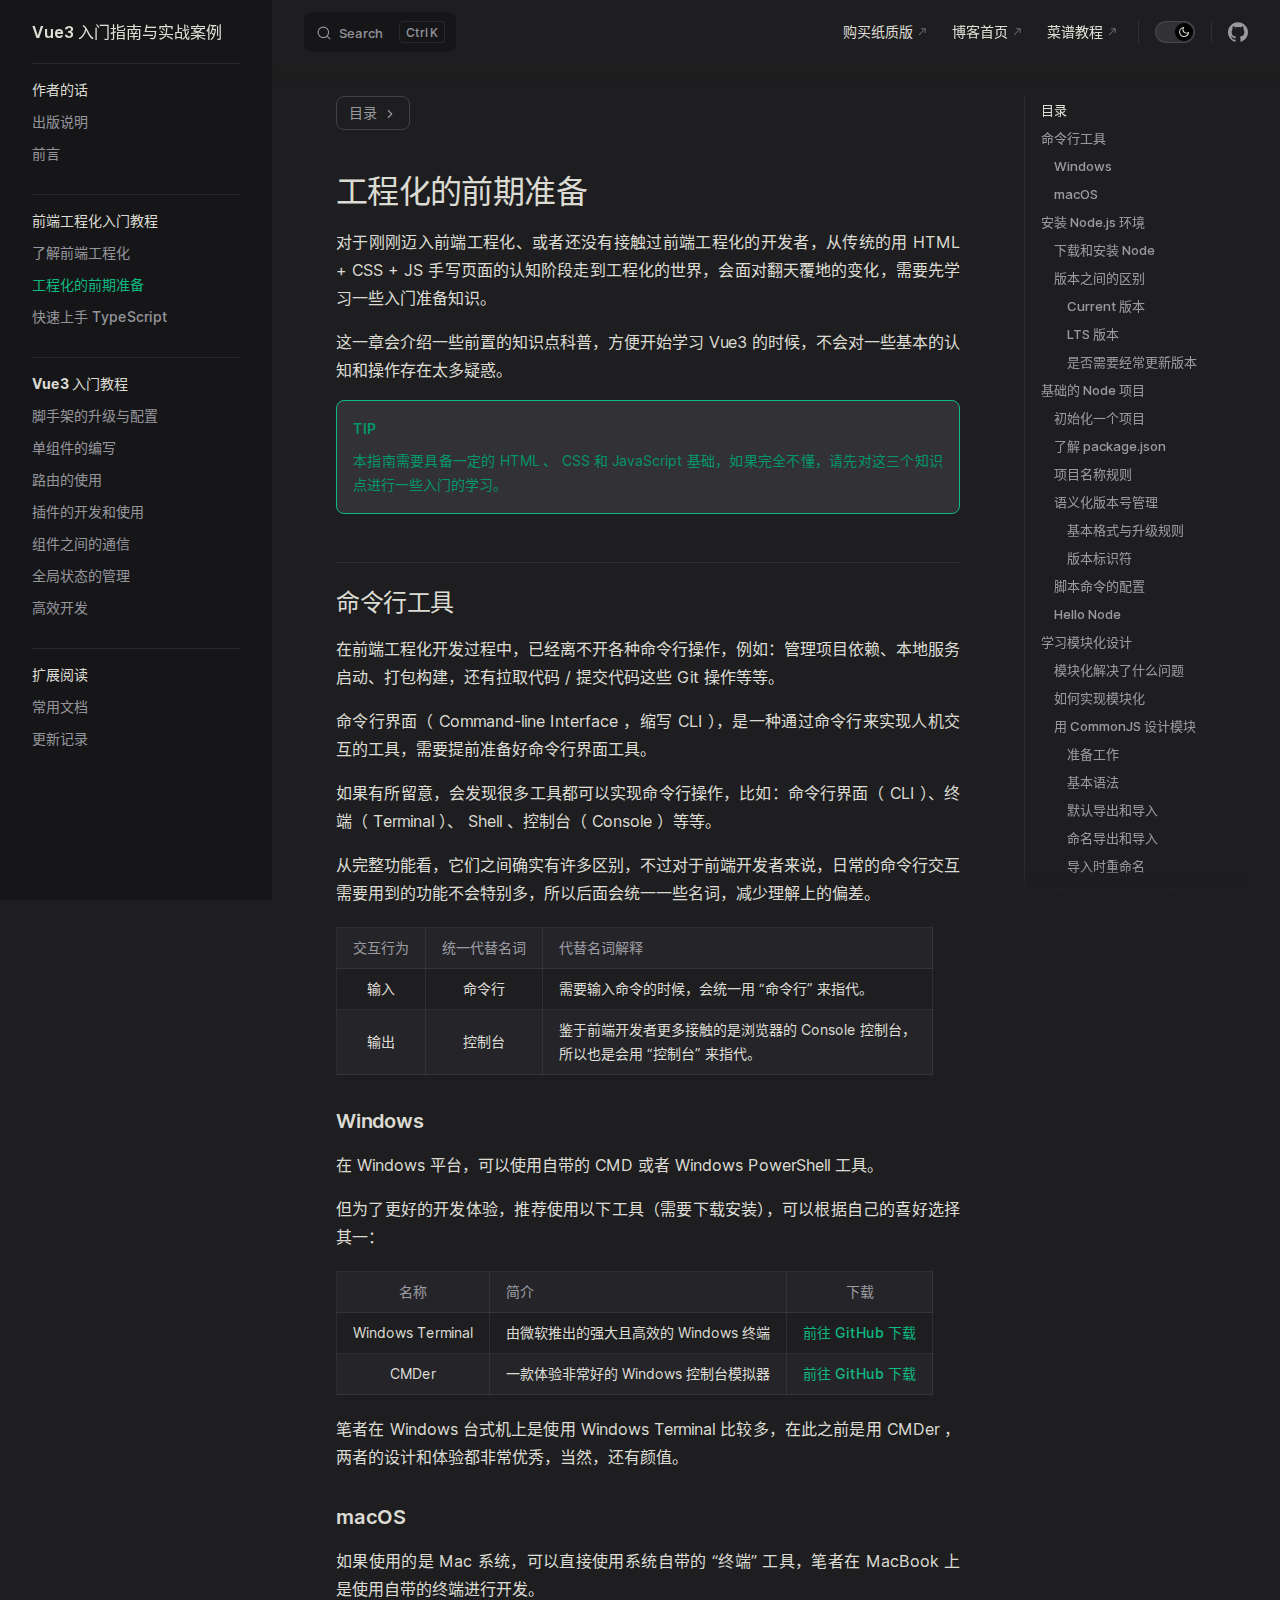
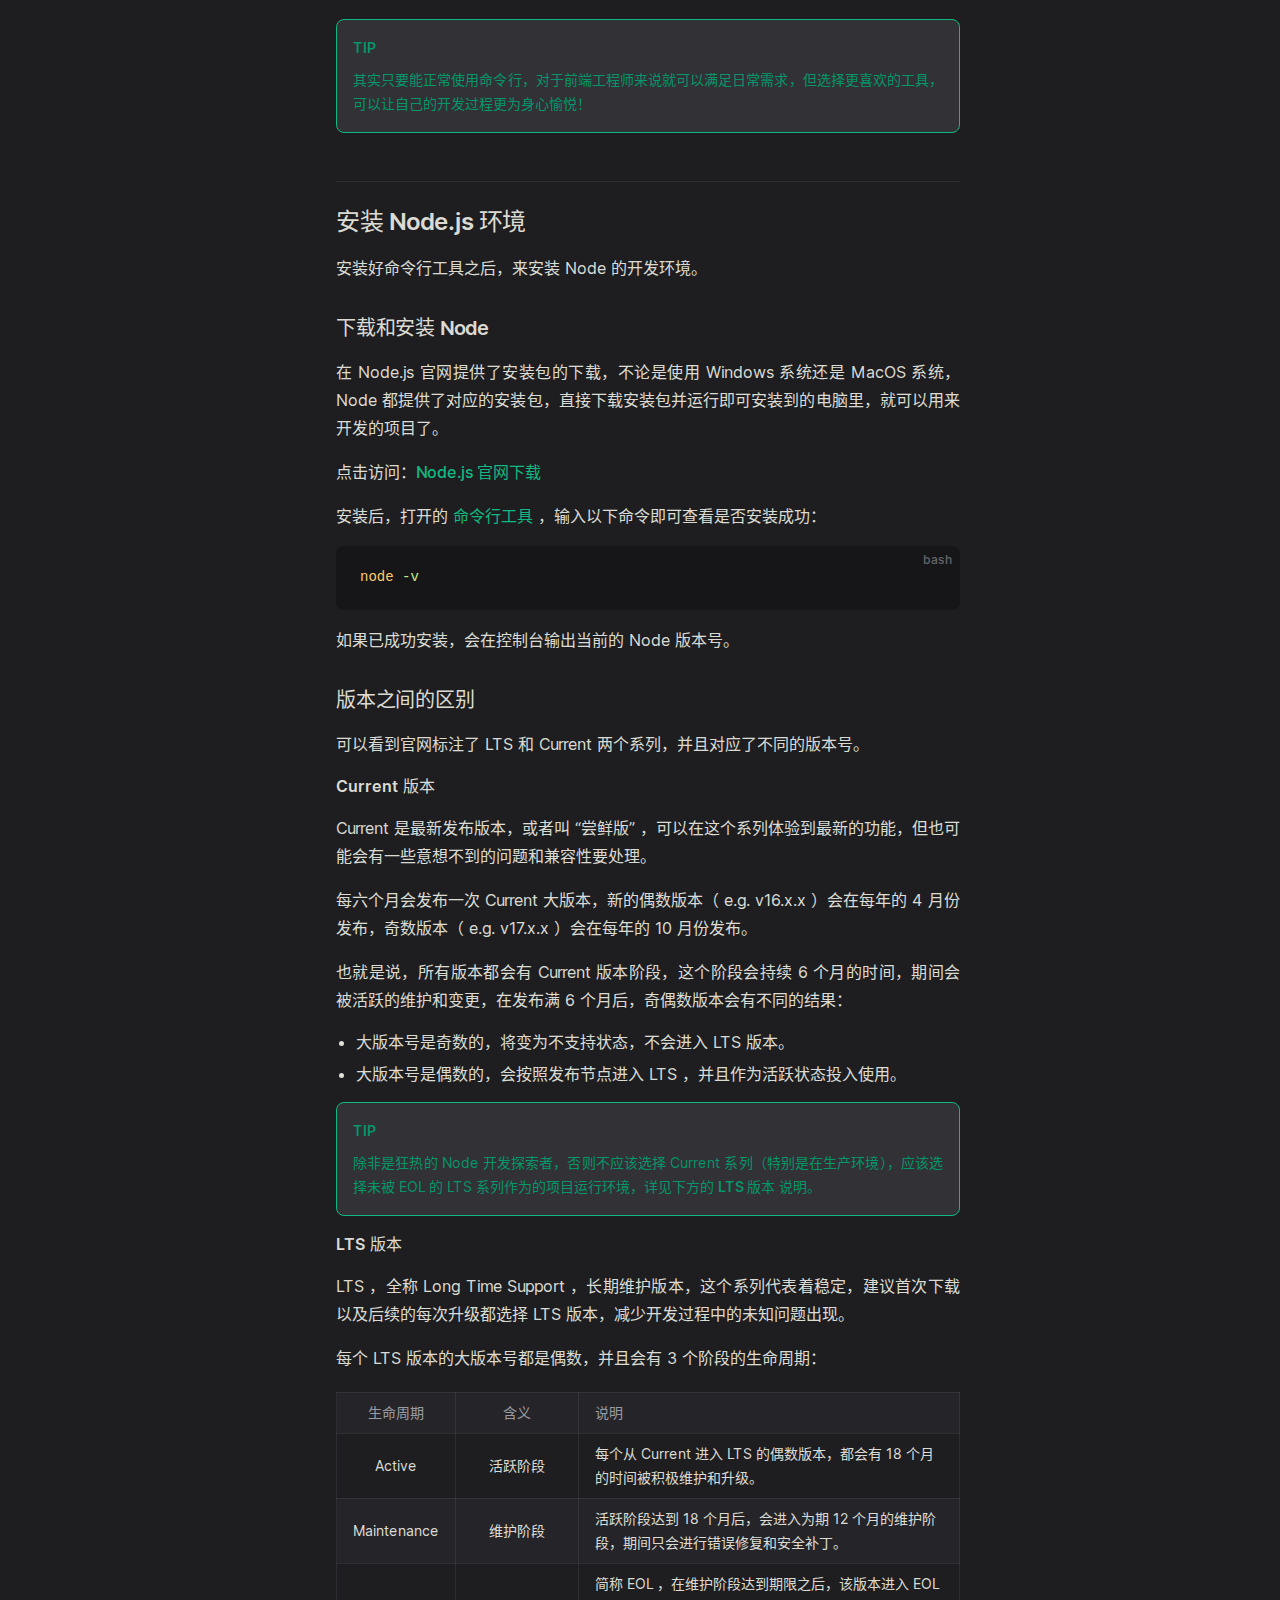
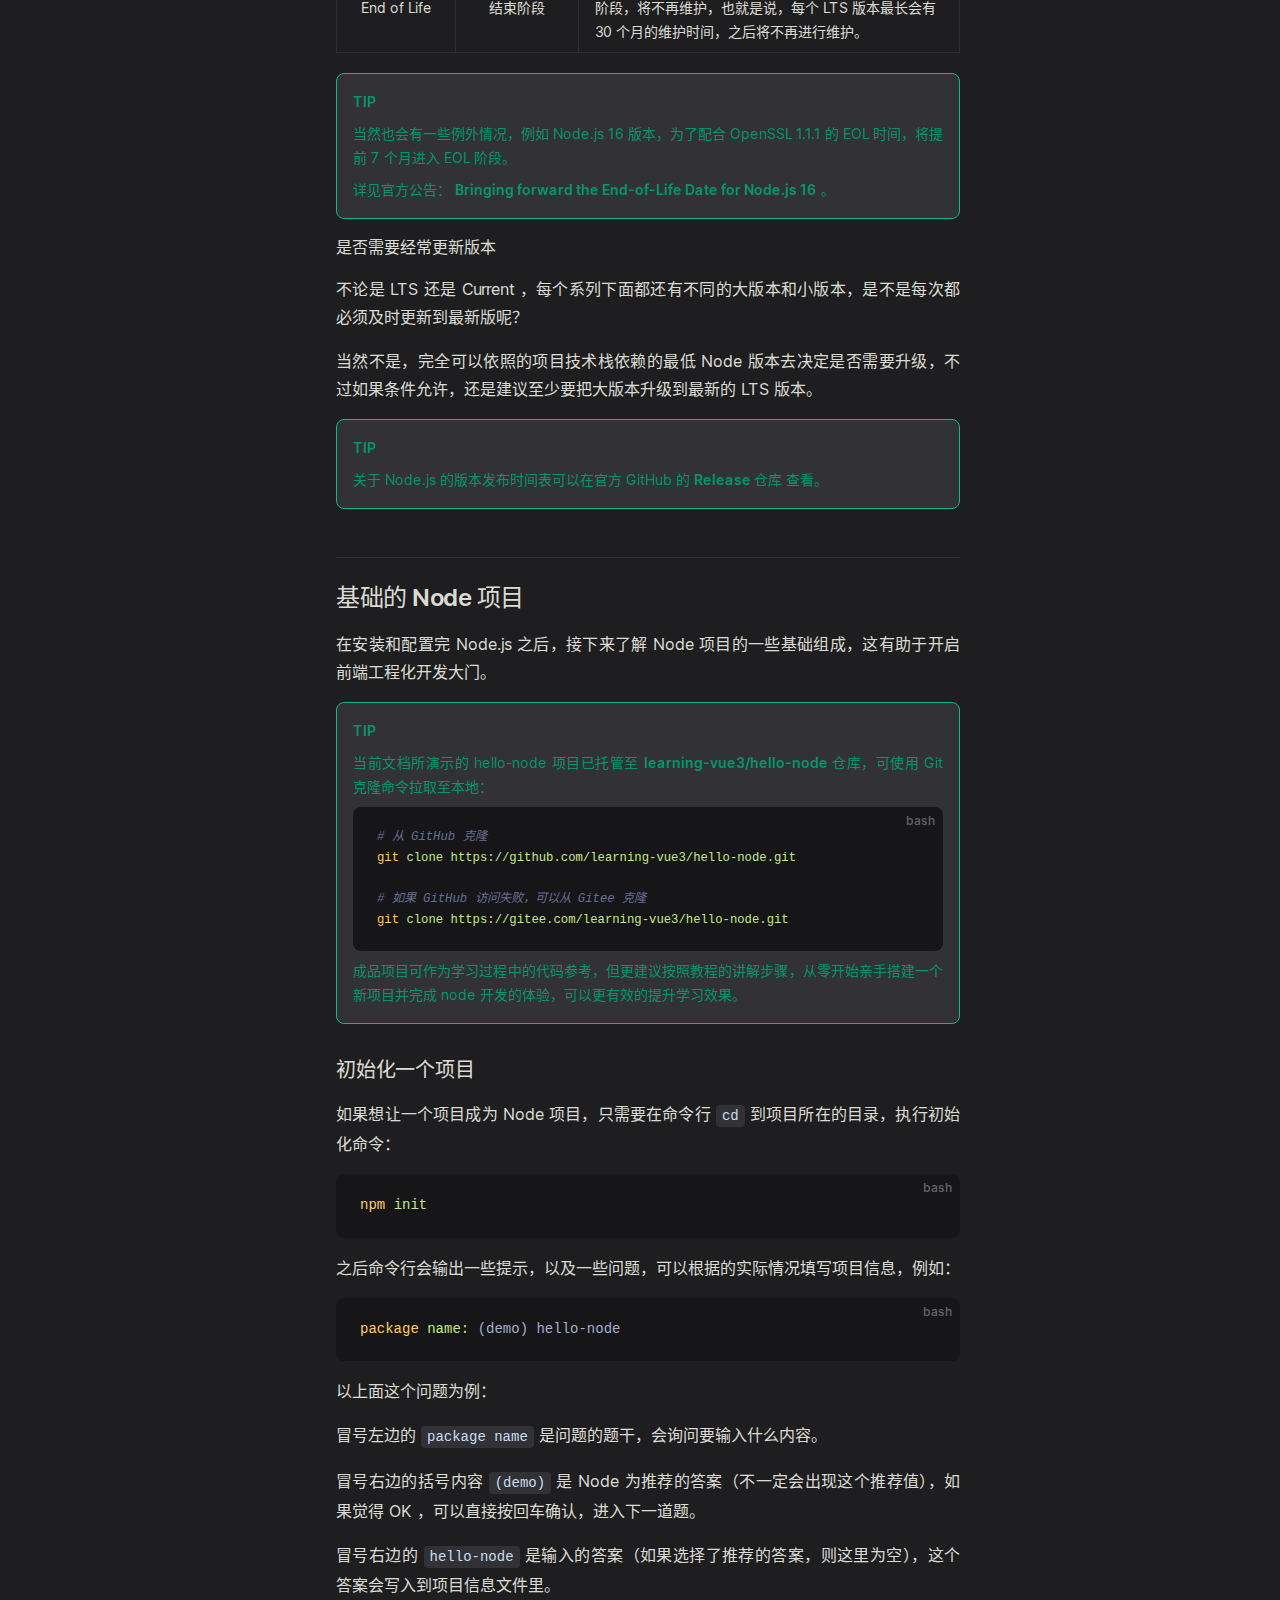
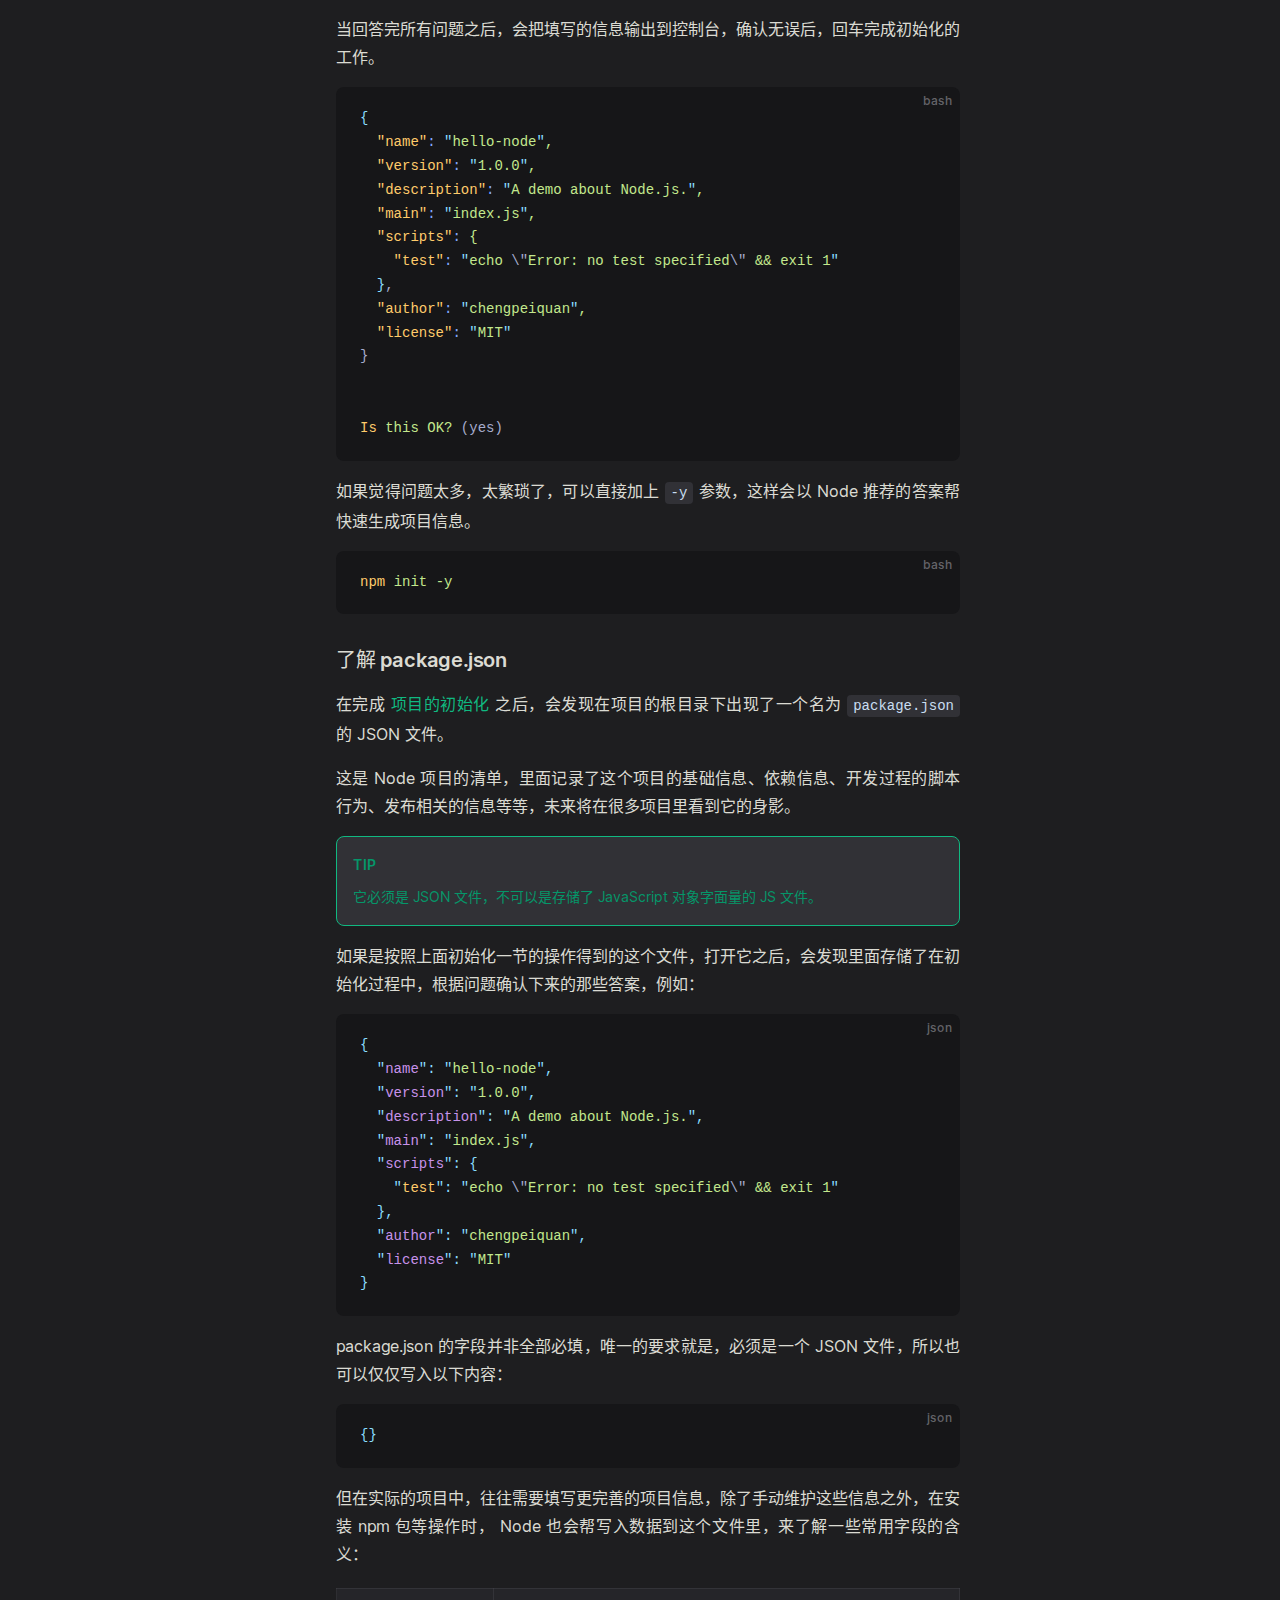
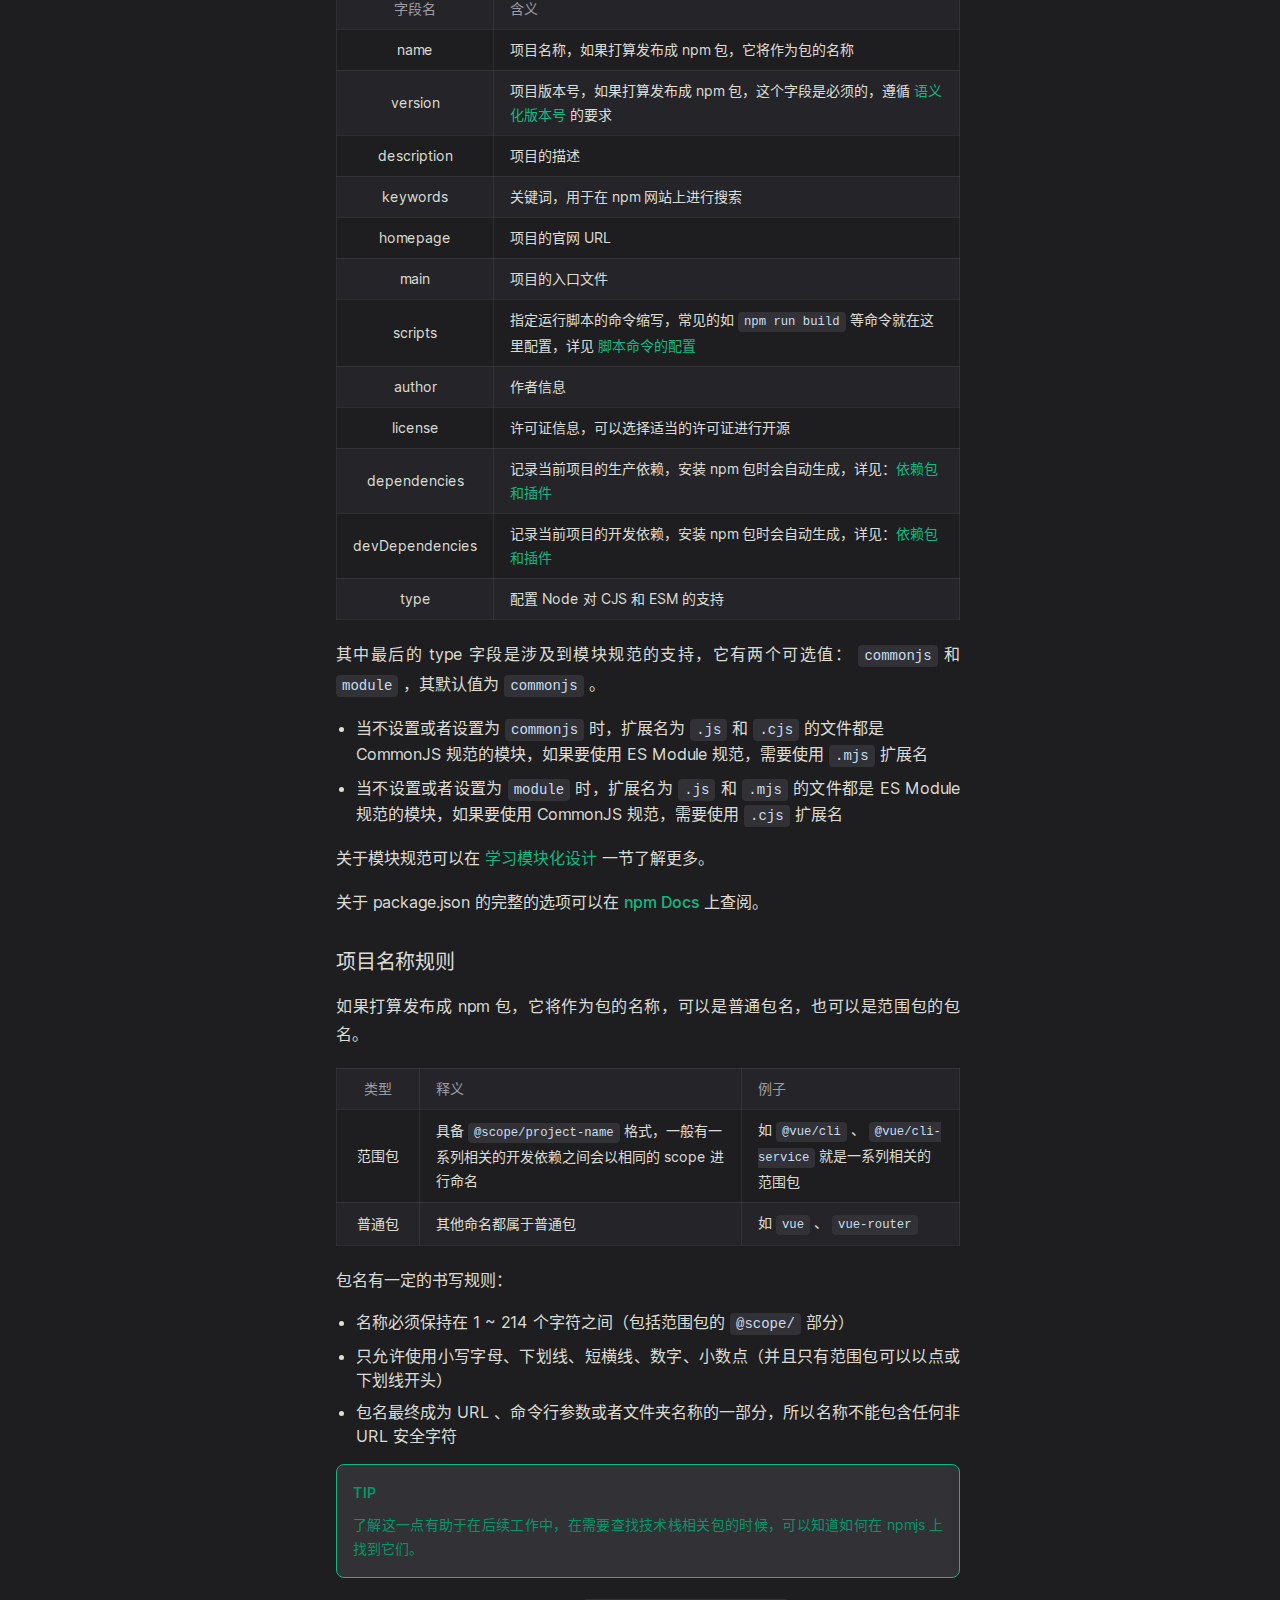
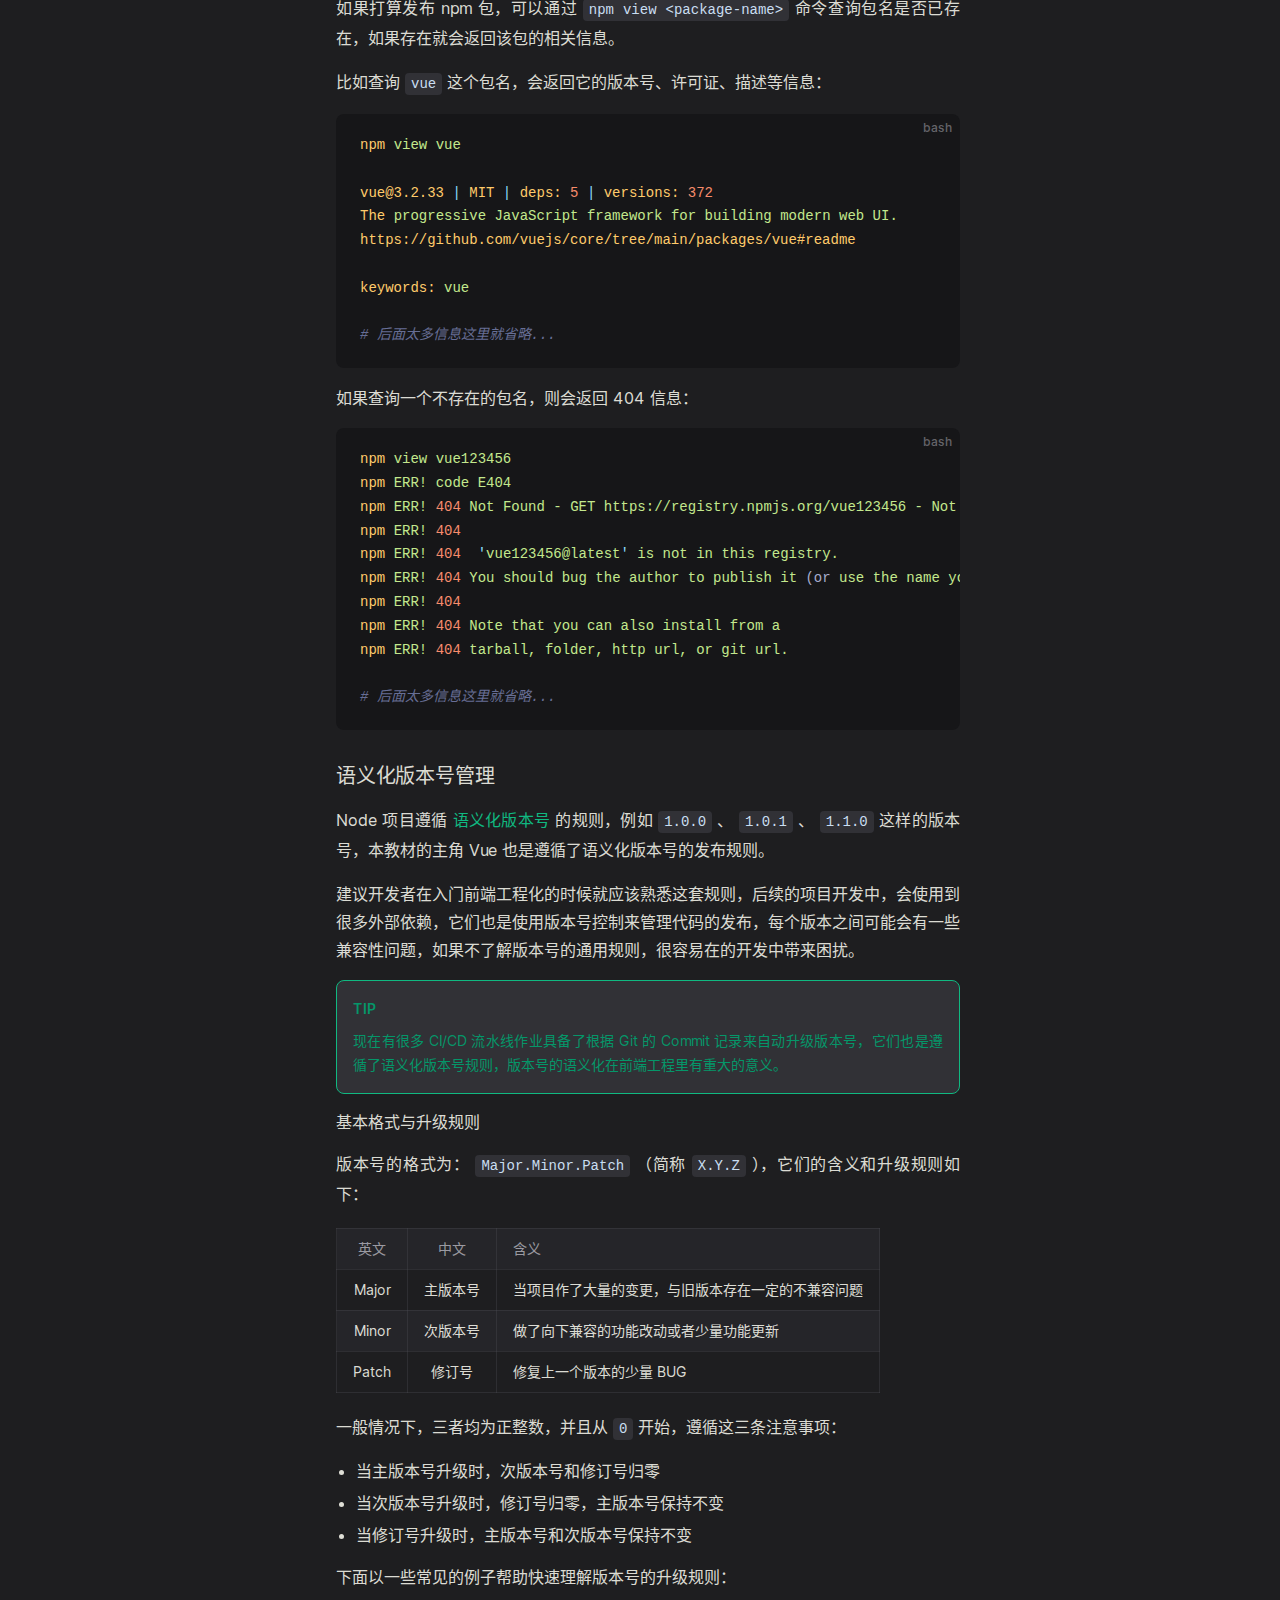
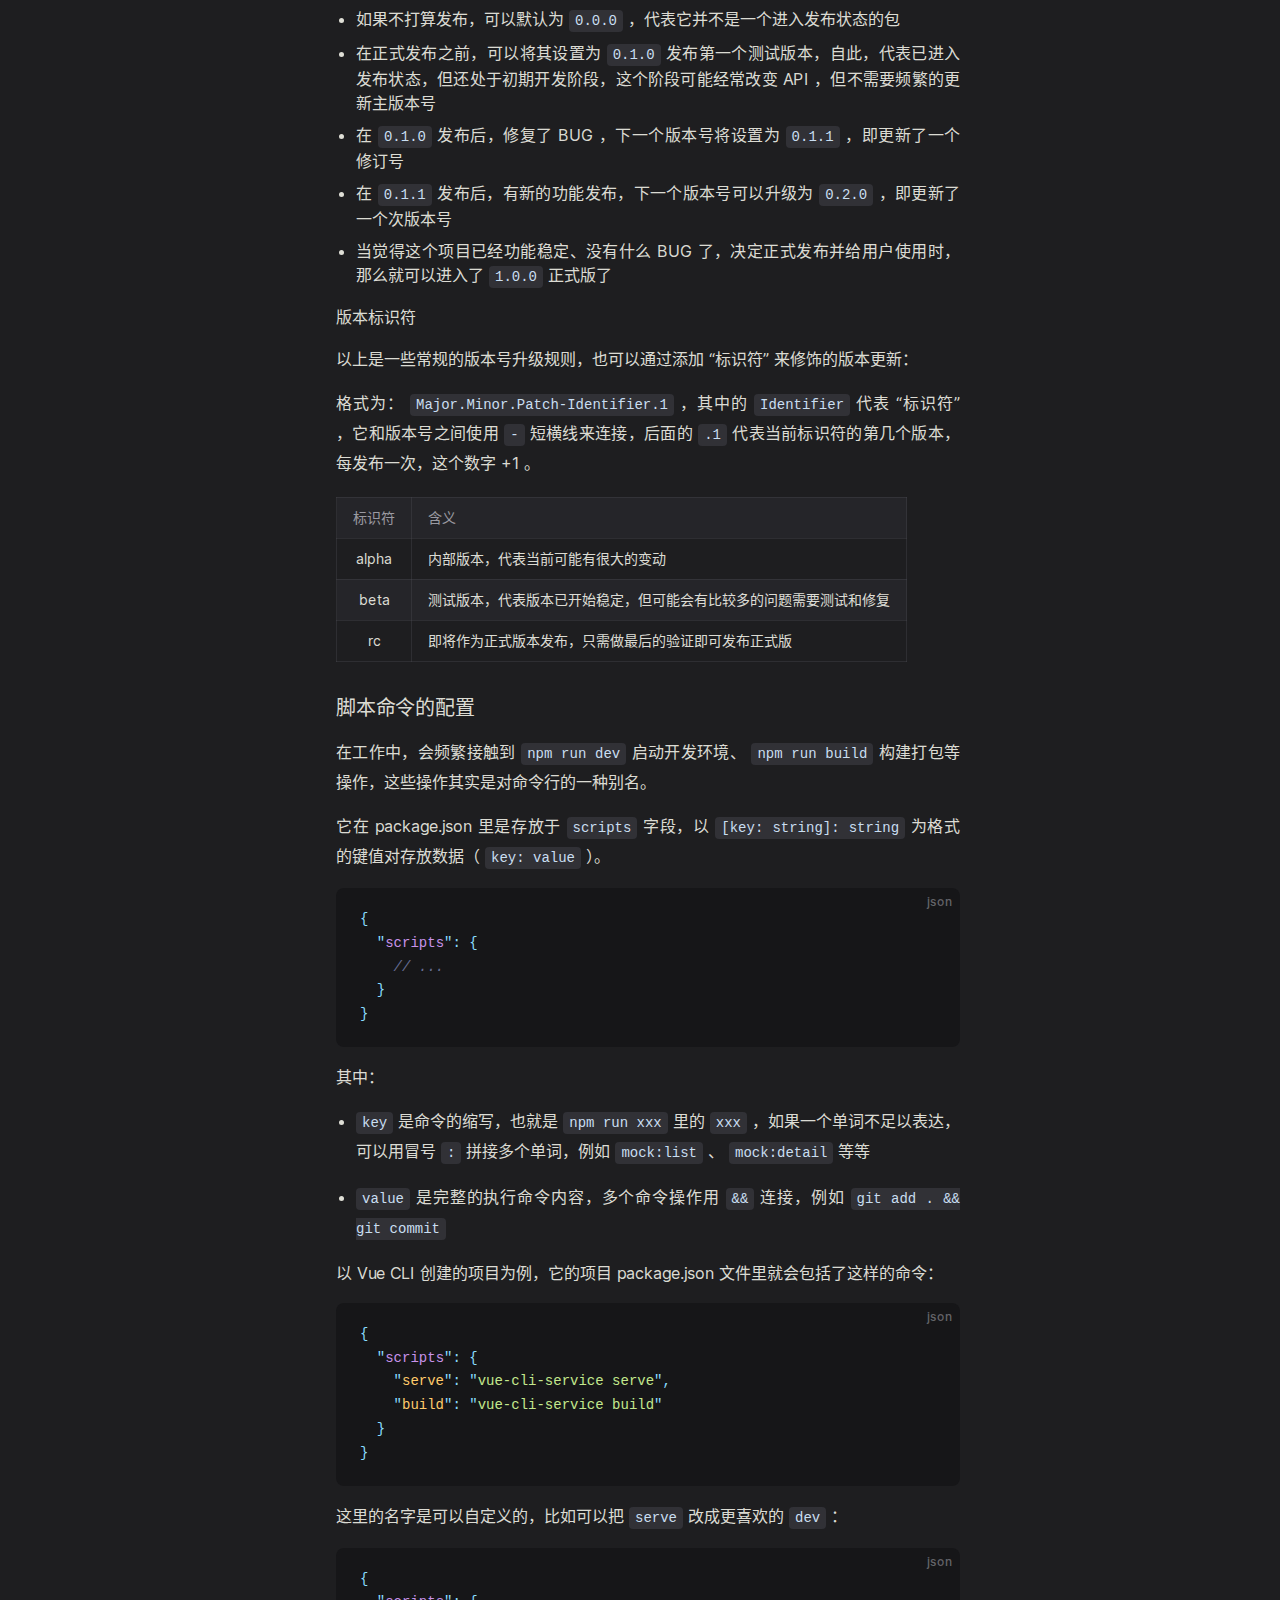
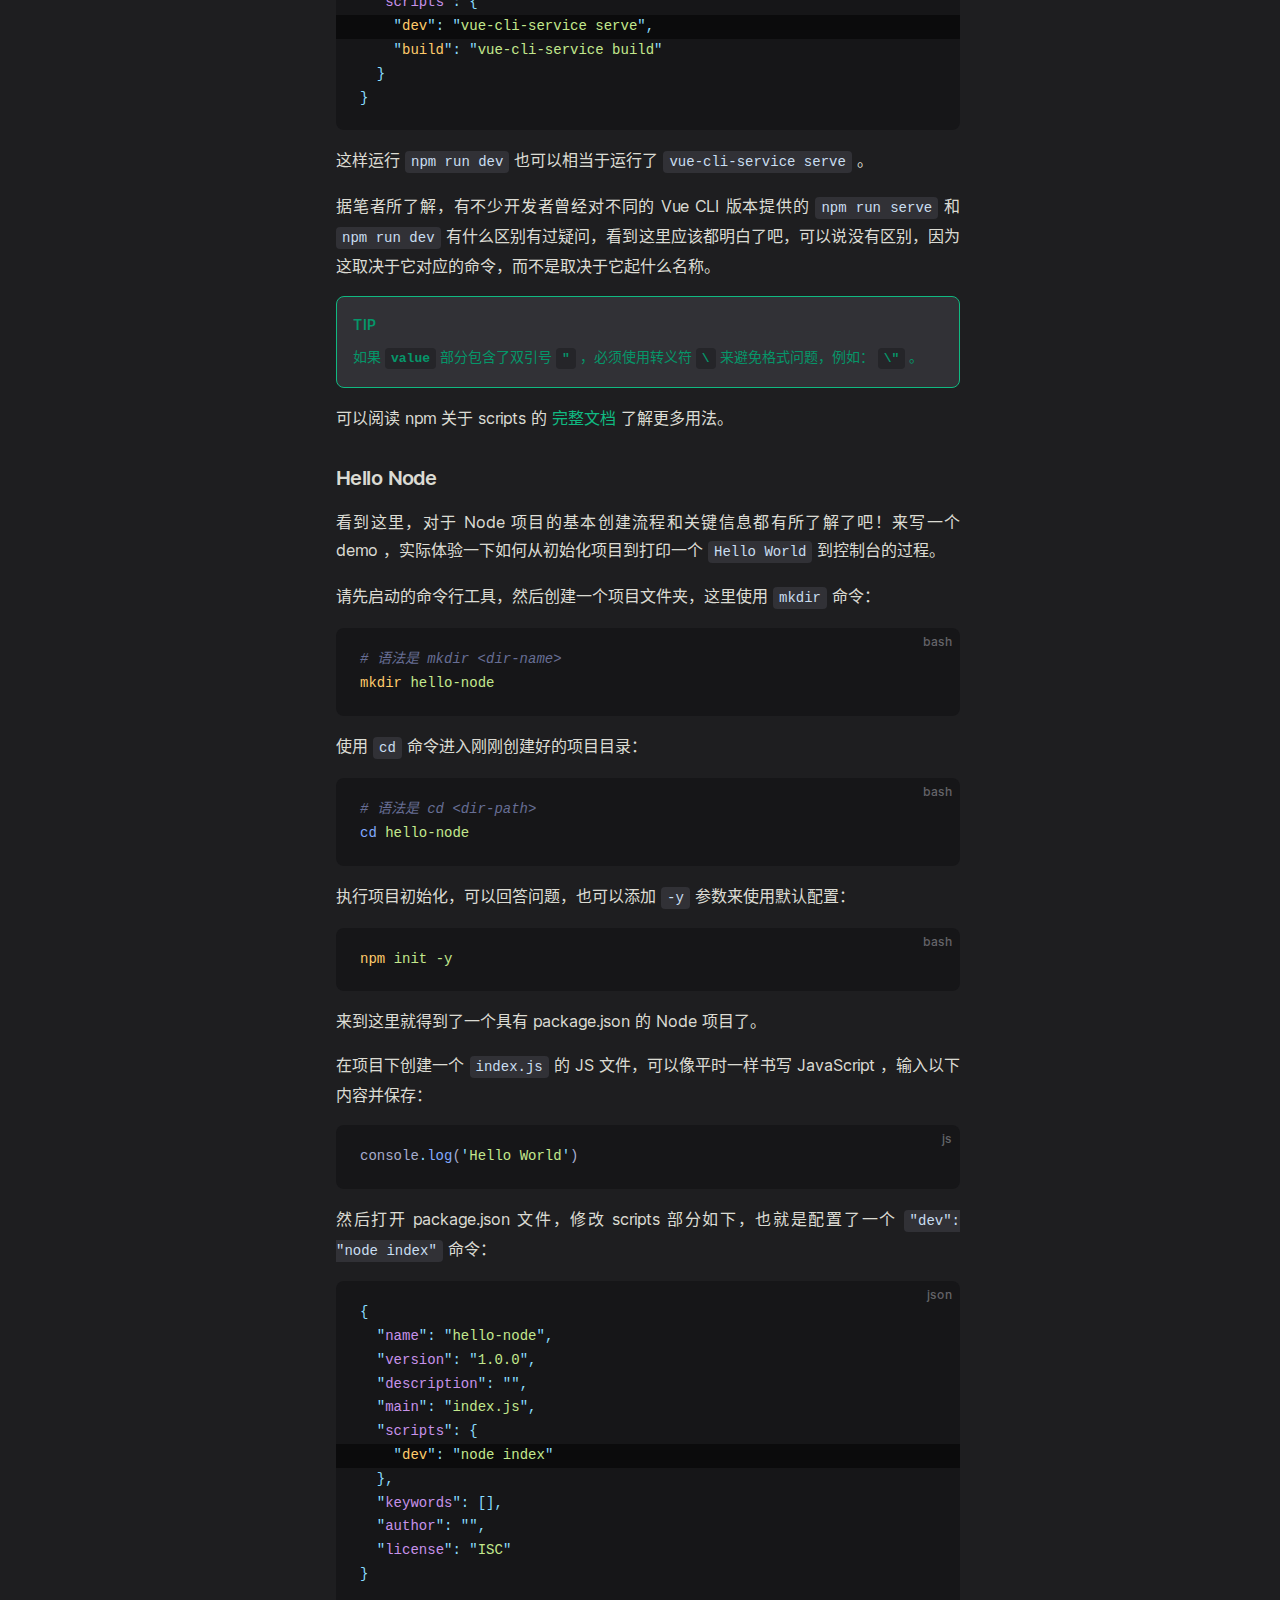
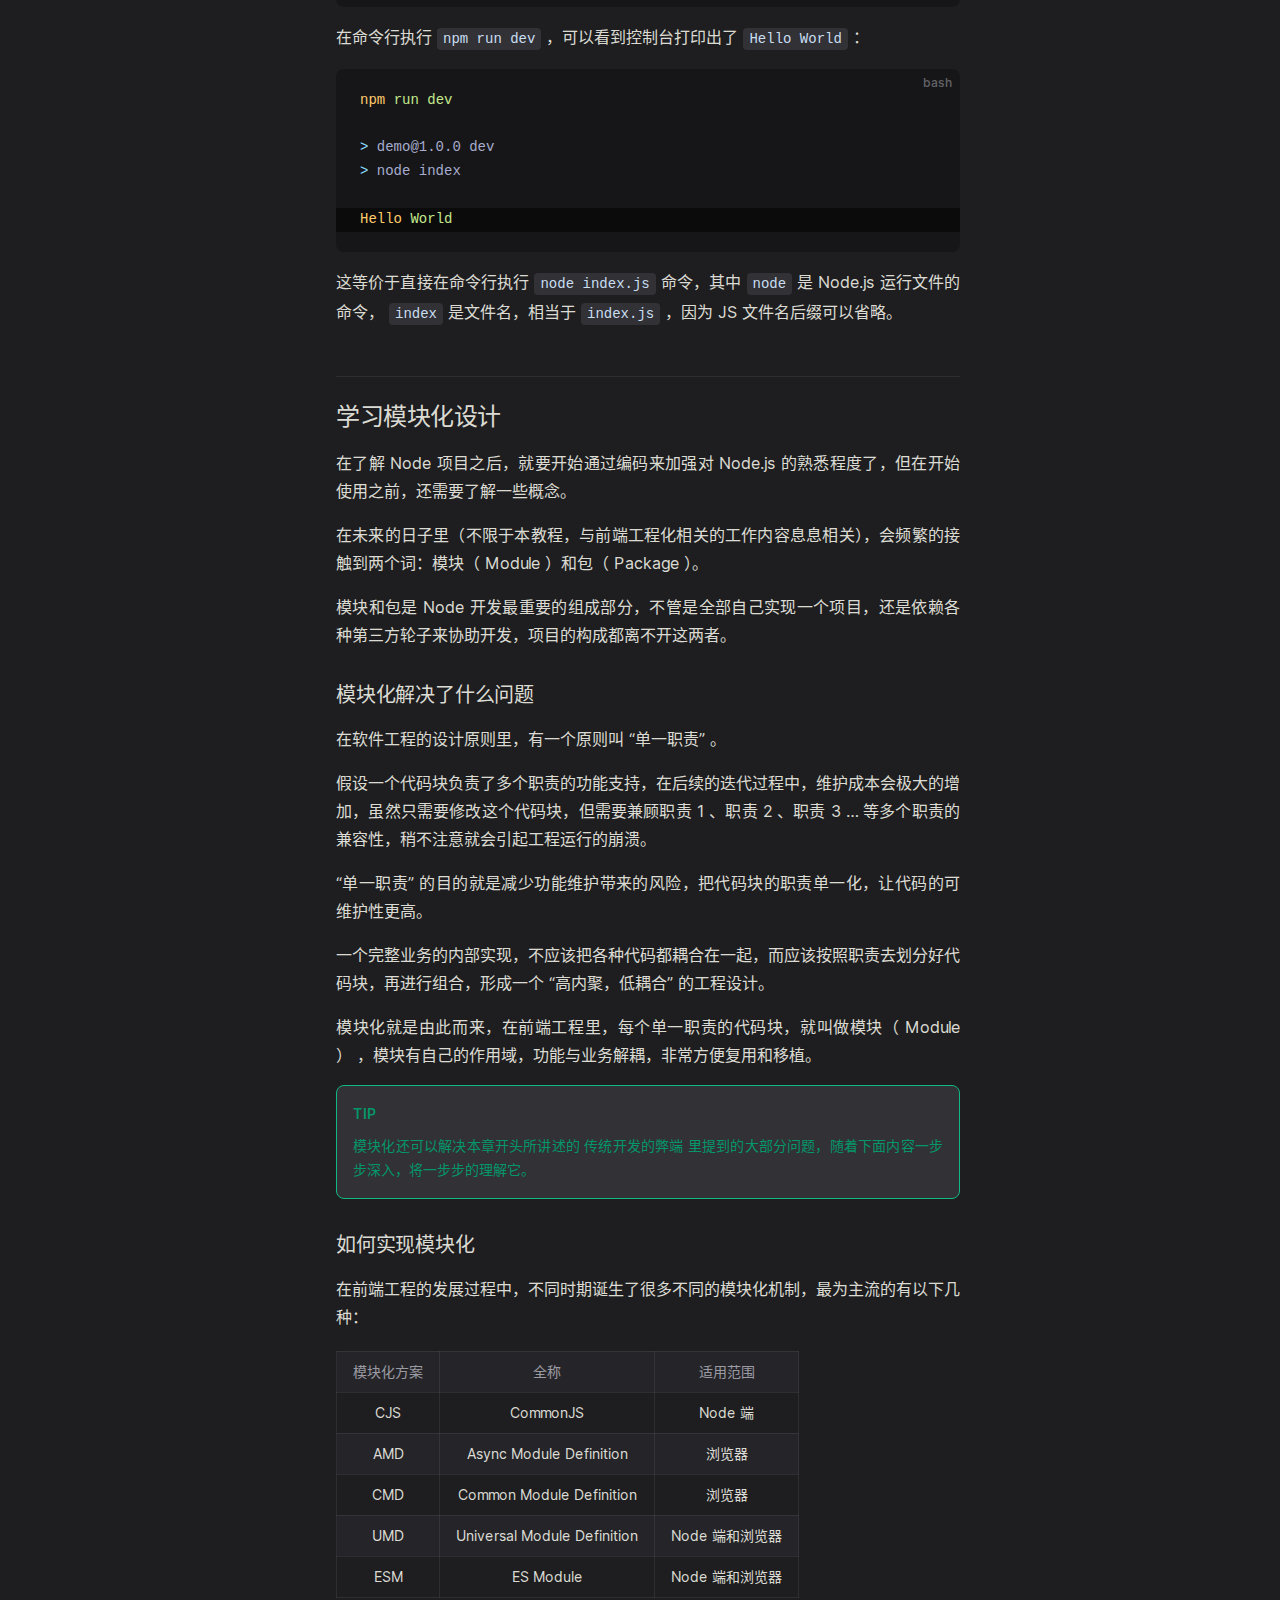
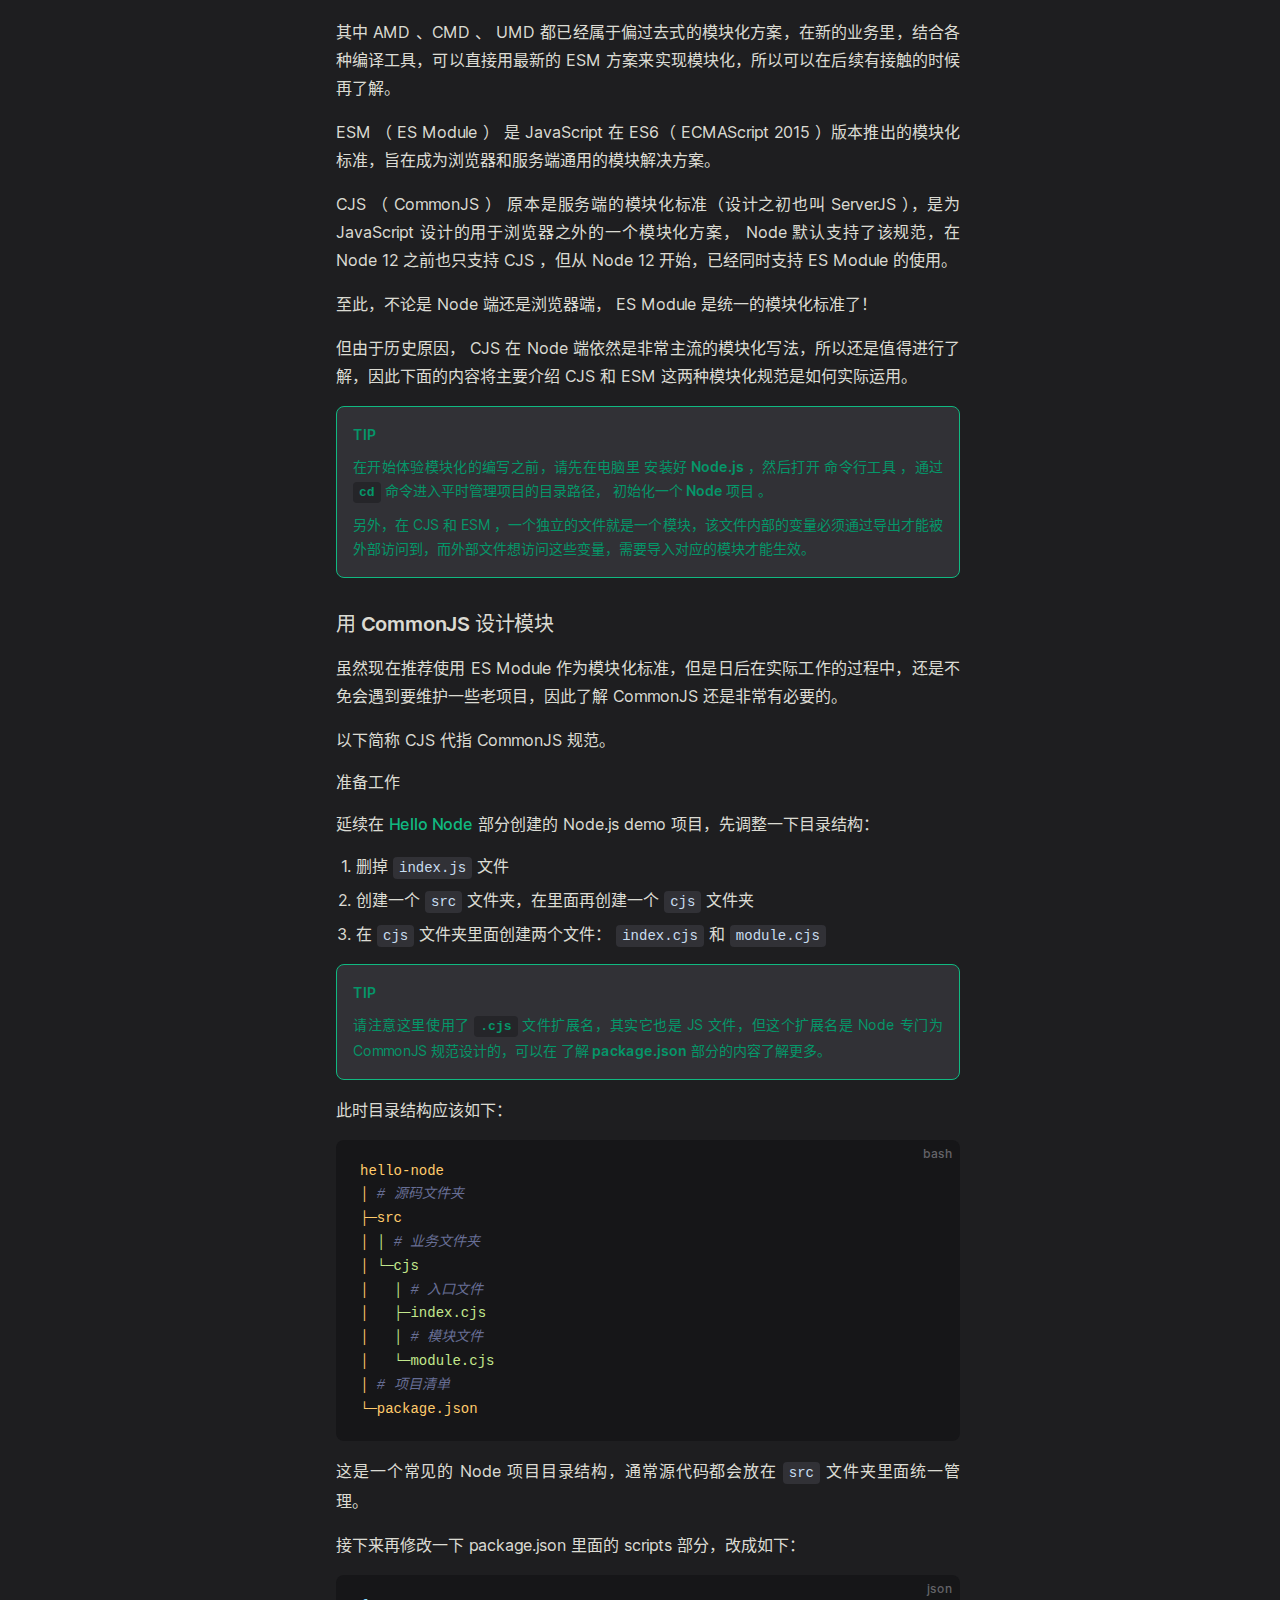
<file: guide.html>
<!DOCTYPE html>
<html lang="zh-CN" dir="ltr">
  <head>
    <meta charset="utf-8">
    <meta name="viewport" content="width=device-width,initial-scale=1">
    <title>工程化的前期准备 | Vue3 入门指南与实战案例</title>
    <meta name="description" content="这是一个关于 Vue 3 + TypeScript 的起步学习教程，适合完全的 Vue 新手和 Vue 2.0 的老手，在官方文档的基础上融入自己的一些实践经验。">
    <link rel="preload stylesheet" href="/assets/style.fcf239f0.css" as="style">
    <script type="module" src="/assets/app.0b85fae0.js"></script>
    <link rel="preload" href="/assets/inter-roman-latin.2ed14f66.woff2" as="font" type="font/woff2" crossorigin="">
  <link rel="modulepreload" href="/assets/chunks/framework.6e7fb2f6.js">
  <link rel="modulepreload" href="/assets/chunks/theme.ce517023.js">
  <link rel="modulepreload" href="/assets/guide.md.376d695e.lean.js">
  <link rel="icon" href="https://chengpeiquan.com/favicon.ico">
  <meta name="keywords" content="Vue3, Vue3.x, Vue3入门, Vue3教程, 学习Vue3, Vue3案例, Vue3教学, Vue3好用吗, Vue3怎么学, 前端工程化, 前端工程化：基于Vue.js 3.0的设计与实践">
  <script id="check-dark-light">(()=>{const e=localStorage.getItem("vitepress-theme-appearance")||"dark",a=window.matchMedia("(prefers-color-scheme: dark)").matches;(!e||e==="auto"?a:e==="dark")&&document.documentElement.classList.add("dark")})();</script>
  </head>
  <body>
    <div id="app"><div class="Layout" data-v-485b8cd3><!--[--><!--]--><!--[--><span tabindex="-1" data-v-e1443a25></span><a href="#VPContent" class="VPSkipLink visually-hidden" data-v-e1443a25> Skip to content </a><!--]--><!----><header class="VPNav" data-v-485b8cd3 data-v-eae502df><div class="VPNavBar has-sidebar" data-v-eae502df data-v-1947e11e><div class="container" data-v-1947e11e><div class="title" data-v-1947e11e><div class="VPNavBarTitle has-sidebar" data-v-1947e11e data-v-d7b5d633><a class="title" href="/" data-v-d7b5d633><!--[--><!--]--><!----><!--[-->Vue3 入门指南与实战案例<!--]--><!--[--><!--]--></a></div></div><div class="content" data-v-1947e11e><div class="curtain" data-v-1947e11e></div><div class="content-body" data-v-1947e11e><!--[--><!--]--><div class="VPNavBarSearch search" style="--vp-meta-key:&#39;Meta&#39;;" data-v-1947e11e><!--[--><!----><div id="docsearch"><button type="button" class="DocSearch DocSearch-Button" aria-label="Search"><span class="DocSearch-Button-Container"><svg class="DocSearch-Search-Icon" width="20" height="20" viewBox="0 0 20 20" aria-label="search icon"><path d="M14.386 14.386l4.0877 4.0877-4.0877-4.0877c-2.9418 2.9419-7.7115 2.9419-10.6533 0-2.9419-2.9418-2.9419-7.7115 0-10.6533 2.9418-2.9419 7.7115-2.9419 10.6533 0 2.9419 2.9418 2.9419 7.7115 0 10.6533z" stroke="currentColor" fill="none" fill-rule="evenodd" stroke-linecap="round" stroke-linejoin="round"></path></svg><span class="DocSearch-Button-Placeholder">Search</span></span><span class="DocSearch-Button-Keys"><kbd class="DocSearch-Button-Key"></kbd><kbd class="DocSearch-Button-Key">K</kbd></span></button></div><!--]--></div><nav aria-labelledby="main-nav-aria-label" class="VPNavBarMenu menu" data-v-1947e11e data-v-9906507e><span id="main-nav-aria-label" class="visually-hidden" data-v-9906507e>Main Navigation</span><!--[--><!--[--><a class="VPLink link VPNavBarMenuLink" href="https://union-click.jd.com/jdc?e=jdext-1638352360249409536-0-1&amp;p=[base64]" target="_blank" rel="noreferrer" tabindex="0" data-v-9906507e data-v-061e353d data-v-729a8227><!--[-->购买纸质版<!--]--><svg xmlns="http://www.w3.org/2000/svg" aria-hidden="true" focusable="false" height="24px" viewbox="0 0 24 24" width="24px" class="icon" data-v-729a8227><path d="M0 0h24v24H0V0z" fill="none"></path><path d="M9 5v2h6.59L4 18.59 5.41 20 17 8.41V15h2V5H9z"></path></svg></a><!--]--><!--[--><a class="VPLink link VPNavBarMenuLink" href="https://chengpeiquan.com/" target="_blank" rel="noreferrer" tabindex="0" data-v-9906507e data-v-061e353d data-v-729a8227><!--[-->博客首页<!--]--><svg xmlns="http://www.w3.org/2000/svg" aria-hidden="true" focusable="false" height="24px" viewbox="0 0 24 24" width="24px" class="icon" data-v-729a8227><path d="M0 0h24v24H0V0z" fill="none"></path><path d="M9 5v2h6.59L4 18.59 5.41 20 17 8.41V15h2V5H9z"></path></svg></a><!--]--><!--[--><a class="VPLink link VPNavBarMenuLink" href="https://github.com/chengpeiquan/cooking-cookbook" target="_blank" rel="noreferrer" tabindex="0" data-v-9906507e data-v-061e353d data-v-729a8227><!--[-->菜谱教程<!--]--><svg xmlns="http://www.w3.org/2000/svg" aria-hidden="true" focusable="false" height="24px" viewbox="0 0 24 24" width="24px" class="icon" data-v-729a8227><path d="M0 0h24v24H0V0z" fill="none"></path><path d="M9 5v2h6.59L4 18.59 5.41 20 17 8.41V15h2V5H9z"></path></svg></a><!--]--><!--]--></nav><!----><div class="VPNavBarAppearance appearance" data-v-1947e11e data-v-3535c20c><button class="VPSwitch VPSwitchAppearance" type="button" role="switch" title="toggle dark mode" aria-checked="false" data-v-3535c20c data-v-ca9a9ea2 data-v-6ce29b43><span class="check" data-v-6ce29b43><span class="icon" data-v-6ce29b43><!--[--><svg xmlns="http://www.w3.org/2000/svg" aria-hidden="true" focusable="false" viewbox="0 0 24 24" class="sun" data-v-ca9a9ea2><path d="M12,18c-3.3,0-6-2.7-6-6s2.7-6,6-6s6,2.7,6,6S15.3,18,12,18zM12,8c-2.2,0-4,1.8-4,4c0,2.2,1.8,4,4,4c2.2,0,4-1.8,4-4C16,9.8,14.2,8,12,8z"></path><path d="M12,4c-0.6,0-1-0.4-1-1V1c0-0.6,0.4-1,1-1s1,0.4,1,1v2C13,3.6,12.6,4,12,4z"></path><path d="M12,24c-0.6,0-1-0.4-1-1v-2c0-0.6,0.4-1,1-1s1,0.4,1,1v2C13,23.6,12.6,24,12,24z"></path><path d="M5.6,6.6c-0.3,0-0.5-0.1-0.7-0.3L3.5,4.9c-0.4-0.4-0.4-1,0-1.4s1-0.4,1.4,0l1.4,1.4c0.4,0.4,0.4,1,0,1.4C6.2,6.5,5.9,6.6,5.6,6.6z"></path><path d="M19.8,20.8c-0.3,0-0.5-0.1-0.7-0.3l-1.4-1.4c-0.4-0.4-0.4-1,0-1.4s1-0.4,1.4,0l1.4,1.4c0.4,0.4,0.4,1,0,1.4C20.3,20.7,20,20.8,19.8,20.8z"></path><path d="M3,13H1c-0.6,0-1-0.4-1-1s0.4-1,1-1h2c0.6,0,1,0.4,1,1S3.6,13,3,13z"></path><path d="M23,13h-2c-0.6,0-1-0.4-1-1s0.4-1,1-1h2c0.6,0,1,0.4,1,1S23.6,13,23,13z"></path><path d="M4.2,20.8c-0.3,0-0.5-0.1-0.7-0.3c-0.4-0.4-0.4-1,0-1.4l1.4-1.4c0.4-0.4,1-0.4,1.4,0s0.4,1,0,1.4l-1.4,1.4C4.7,20.7,4.5,20.8,4.2,20.8z"></path><path d="M18.4,6.6c-0.3,0-0.5-0.1-0.7-0.3c-0.4-0.4-0.4-1,0-1.4l1.4-1.4c0.4-0.4,1-0.4,1.4,0s0.4,1,0,1.4l-1.4,1.4C18.9,6.5,18.6,6.6,18.4,6.6z"></path></svg><svg xmlns="http://www.w3.org/2000/svg" aria-hidden="true" focusable="false" viewbox="0 0 24 24" class="moon" data-v-ca9a9ea2><path d="M12.1,22c-0.3,0-0.6,0-0.9,0c-5.5-0.5-9.5-5.4-9-10.9c0.4-4.8,4.2-8.6,9-9c0.4,0,0.8,0.2,1,0.5c0.2,0.3,0.2,0.8-0.1,1.1c-2,2.7-1.4,6.4,1.3,8.4c2.1,1.6,5,1.6,7.1,0c0.3-0.2,0.7-0.3,1.1-0.1c0.3,0.2,0.5,0.6,0.5,1c-0.2,2.7-1.5,5.1-3.6,6.8C16.6,21.2,14.4,22,12.1,22zM9.3,4.4c-2.9,1-5,3.6-5.2,6.8c-0.4,4.4,2.8,8.3,7.2,8.7c2.1,0.2,4.2-0.4,5.8-1.8c1.1-0.9,1.9-2.1,2.4-3.4c-2.5,0.9-5.3,0.5-7.5-1.1C9.2,11.4,8.1,7.7,9.3,4.4z"></path></svg><!--]--></span></span></button></div><div class="VPSocialLinks VPNavBarSocialLinks social-links" data-v-1947e11e data-v-71c230ed data-v-ba002a3e><!--[--><a class="VPSocialLink" href="https://github.com/chengpeiquan/learning-vue3" aria-label="github" target="_blank" rel="noopener" data-v-ba002a3e data-v-18d19465><svg role="img" viewBox="0 0 24 24" xmlns="http://www.w3.org/2000/svg"><title>GitHub</title><path d="M12 .297c-6.63 0-12 5.373-12 12 0 5.303 3.438 9.8 8.205 11.385.6.113.82-.258.82-.577 0-.285-.01-1.04-.015-2.04-3.338.724-4.042-1.61-4.042-1.61C4.422 18.07 3.633 17.7 3.633 17.7c-1.087-.744.084-.729.084-.729 1.205.084 1.838 1.236 1.838 1.236 1.07 1.835 2.809 1.305 3.495.998.108-.776.417-1.305.76-1.605-2.665-.3-5.466-1.332-5.466-5.93 0-1.31.465-2.38 1.235-3.22-.135-.303-.54-1.523.105-3.176 0 0 1.005-.322 3.3 1.23.96-.267 1.98-.399 3-.405 1.02.006 2.04.138 3 .405 2.28-1.552 3.285-1.23 3.285-1.23.645 1.653.24 2.873.12 3.176.765.84 1.23 1.91 1.23 3.22 0 4.61-2.805 5.625-5.475 5.92.42.36.81 1.096.81 2.22 0 1.606-.015 2.896-.015 3.286 0 .315.21.69.825.57C20.565 22.092 24 17.592 24 12.297c0-6.627-5.373-12-12-12"/></svg></a><!--]--></div><div class="VPFlyout VPNavBarExtra extra" data-v-1947e11e data-v-3a5b20db data-v-43a23abe><button type="button" class="button" aria-haspopup="true" aria-expanded="false" aria-label="extra navigation" data-v-43a23abe><svg xmlns="http://www.w3.org/2000/svg" aria-hidden="true" focusable="false" viewbox="0 0 24 24" class="icon" data-v-43a23abe><circle cx="12" cy="12" r="2"></circle><circle cx="19" cy="12" r="2"></circle><circle cx="5" cy="12" r="2"></circle></svg></button><div class="menu" data-v-43a23abe><div class="VPMenu" data-v-43a23abe data-v-a838eccf><!----><!--[--><!--[--><!----><div class="group" data-v-3a5b20db><div class="item appearance" data-v-3a5b20db><p class="label" data-v-3a5b20db>Appearance</p><div class="appearance-action" data-v-3a5b20db><button class="VPSwitch VPSwitchAppearance" type="button" role="switch" title="toggle dark mode" aria-checked="false" data-v-3a5b20db data-v-ca9a9ea2 data-v-6ce29b43><span class="check" data-v-6ce29b43><span class="icon" data-v-6ce29b43><!--[--><svg xmlns="http://www.w3.org/2000/svg" aria-hidden="true" focusable="false" viewbox="0 0 24 24" class="sun" data-v-ca9a9ea2><path d="M12,18c-3.3,0-6-2.7-6-6s2.7-6,6-6s6,2.7,6,6S15.3,18,12,18zM12,8c-2.2,0-4,1.8-4,4c0,2.2,1.8,4,4,4c2.2,0,4-1.8,4-4C16,9.8,14.2,8,12,8z"></path><path d="M12,4c-0.6,0-1-0.4-1-1V1c0-0.6,0.4-1,1-1s1,0.4,1,1v2C13,3.6,12.6,4,12,4z"></path><path d="M12,24c-0.6,0-1-0.4-1-1v-2c0-0.6,0.4-1,1-1s1,0.4,1,1v2C13,23.6,12.6,24,12,24z"></path><path d="M5.6,6.6c-0.3,0-0.5-0.1-0.7-0.3L3.5,4.9c-0.4-0.4-0.4-1,0-1.4s1-0.4,1.4,0l1.4,1.4c0.4,0.4,0.4,1,0,1.4C6.2,6.5,5.9,6.6,5.6,6.6z"></path><path d="M19.8,20.8c-0.3,0-0.5-0.1-0.7-0.3l-1.4-1.4c-0.4-0.4-0.4-1,0-1.4s1-0.4,1.4,0l1.4,1.4c0.4,0.4,0.4,1,0,1.4C20.3,20.7,20,20.8,19.8,20.8z"></path><path d="M3,13H1c-0.6,0-1-0.4-1-1s0.4-1,1-1h2c0.6,0,1,0.4,1,1S3.6,13,3,13z"></path><path d="M23,13h-2c-0.6,0-1-0.4-1-1s0.4-1,1-1h2c0.6,0,1,0.4,1,1S23.6,13,23,13z"></path><path d="M4.2,20.8c-0.3,0-0.5-0.1-0.7-0.3c-0.4-0.4-0.4-1,0-1.4l1.4-1.4c0.4-0.4,1-0.4,1.4,0s0.4,1,0,1.4l-1.4,1.4C4.7,20.7,4.5,20.8,4.2,20.8z"></path><path d="M18.4,6.6c-0.3,0-0.5-0.1-0.7-0.3c-0.4-0.4-0.4-1,0-1.4l1.4-1.4c0.4-0.4,1-0.4,1.4,0s0.4,1,0,1.4l-1.4,1.4C18.9,6.5,18.6,6.6,18.4,6.6z"></path></svg><svg xmlns="http://www.w3.org/2000/svg" aria-hidden="true" focusable="false" viewbox="0 0 24 24" class="moon" data-v-ca9a9ea2><path d="M12.1,22c-0.3,0-0.6,0-0.9,0c-5.5-0.5-9.5-5.4-9-10.9c0.4-4.8,4.2-8.6,9-9c0.4,0,0.8,0.2,1,0.5c0.2,0.3,0.2,0.8-0.1,1.1c-2,2.7-1.4,6.4,1.3,8.4c2.1,1.6,5,1.6,7.1,0c0.3-0.2,0.7-0.3,1.1-0.1c0.3,0.2,0.5,0.6,0.5,1c-0.2,2.7-1.5,5.1-3.6,6.8C16.6,21.2,14.4,22,12.1,22zM9.3,4.4c-2.9,1-5,3.6-5.2,6.8c-0.4,4.4,2.8,8.3,7.2,8.7c2.1,0.2,4.2-0.4,5.8-1.8c1.1-0.9,1.9-2.1,2.4-3.4c-2.5,0.9-5.3,0.5-7.5-1.1C9.2,11.4,8.1,7.7,9.3,4.4z"></path></svg><!--]--></span></span></button></div></div></div><div class="group" data-v-3a5b20db><div class="item social-links" data-v-3a5b20db><div class="VPSocialLinks social-links-list" data-v-3a5b20db data-v-ba002a3e><!--[--><a class="VPSocialLink" href="https://github.com/chengpeiquan/learning-vue3" aria-label="github" target="_blank" rel="noopener" data-v-ba002a3e data-v-18d19465><svg role="img" viewBox="0 0 24 24" xmlns="http://www.w3.org/2000/svg"><title>GitHub</title><path d="M12 .297c-6.63 0-12 5.373-12 12 0 5.303 3.438 9.8 8.205 11.385.6.113.82-.258.82-.577 0-.285-.01-1.04-.015-2.04-3.338.724-4.042-1.61-4.042-1.61C4.422 18.07 3.633 17.7 3.633 17.7c-1.087-.744.084-.729.084-.729 1.205.084 1.838 1.236 1.838 1.236 1.07 1.835 2.809 1.305 3.495.998.108-.776.417-1.305.76-1.605-2.665-.3-5.466-1.332-5.466-5.93 0-1.31.465-2.38 1.235-3.22-.135-.303-.54-1.523.105-3.176 0 0 1.005-.322 3.3 1.23.96-.267 1.98-.399 3-.405 1.02.006 2.04.138 3 .405 2.28-1.552 3.285-1.23 3.285-1.23.645 1.653.24 2.873.12 3.176.765.84 1.23 1.91 1.23 3.22 0 4.61-2.805 5.625-5.475 5.92.42.36.81 1.096.81 2.22 0 1.606-.015 2.896-.015 3.286 0 .315.21.69.825.57C20.565 22.092 24 17.592 24 12.297c0-6.627-5.373-12-12-12"/></svg></a><!--]--></div></div></div><!--]--><!--]--></div></div></div><!--[--><!--]--><button type="button" class="VPNavBarHamburger hamburger" aria-label="mobile navigation" aria-expanded="false" aria-controls="VPNavScreen" data-v-1947e11e data-v-016832cc><span class="container" data-v-016832cc><span class="top" data-v-016832cc></span><span class="middle" data-v-016832cc></span><span class="bottom" data-v-016832cc></span></span></button></div></div></div></div><!----></header><div class="VPLocalNav" data-v-485b8cd3 data-v-07bdd997><button class="menu" aria-expanded="false" aria-controls="VPSidebarNav" data-v-07bdd997><svg xmlns="http://www.w3.org/2000/svg" aria-hidden="true" focusable="false" viewbox="0 0 24 24" class="menu-icon" data-v-07bdd997><path d="M17,11H3c-0.6,0-1-0.4-1-1s0.4-1,1-1h14c0.6,0,1,0.4,1,1S17.6,11,17,11z"></path><path d="M21,7H3C2.4,7,2,6.6,2,6s0.4-1,1-1h18c0.6,0,1,0.4,1,1S21.6,7,21,7z"></path><path d="M21,15H3c-0.6,0-1-0.4-1-1s0.4-1,1-1h18c0.6,0,1,0.4,1,1S21.6,15,21,15z"></path><path d="M17,19H3c-0.6,0-1-0.4-1-1s0.4-1,1-1h14c0.6,0,1,0.4,1,1S17.6,19,17,19z"></path></svg><span class="menu-text" data-v-07bdd997>Menu</span></button><div class="VPLocalNavOutlineDropdown" style="--vp-vh:0px;" data-v-07bdd997 data-v-2c13f27c><button data-v-2c13f27c>Return to top</button><!----></div></div><aside class="VPSidebar" data-v-485b8cd3 data-v-3b97083e><div class="curtain" data-v-3b97083e></div><nav class="nav" id="VPSidebarNav" aria-labelledby="sidebar-aria-label" tabindex="-1" data-v-3b97083e><span class="visually-hidden" id="sidebar-aria-label" data-v-3b97083e> Sidebar Navigation </span><!--[--><!--]--><!--[--><div class="group" data-v-3b97083e><section class="VPSidebarItem level-0" data-v-3b97083e data-v-c3e68398><div class="item" role="button" tabindex="0" data-v-c3e68398><div class="indicator" data-v-c3e68398></div><h2 class="text" data-v-c3e68398>作者的话</h2><!----></div><div class="items" data-v-c3e68398><!--[--><div class="VPSidebarItem level-1 is-link" data-v-c3e68398 data-v-c3e68398><div class="item" data-v-c3e68398><div class="indicator" data-v-c3e68398></div><a class="VPLink link link" href="/" data-v-c3e68398 data-v-729a8227><!--[--><p class="text" data-v-c3e68398>出版说明</p><!--]--><!----></a><!----></div><!----></div><div class="VPSidebarItem level-1 is-link" data-v-c3e68398 data-v-c3e68398><div class="item" data-v-c3e68398><div class="indicator" data-v-c3e68398></div><a class="VPLink link link" href="/preface.html" data-v-c3e68398 data-v-729a8227><!--[--><p class="text" data-v-c3e68398>前言</p><!--]--><!----></a><!----></div><!----></div><!--]--></div></section></div><div class="group" data-v-3b97083e><section class="VPSidebarItem level-0 has-active" data-v-3b97083e data-v-c3e68398><div class="item" role="button" tabindex="0" data-v-c3e68398><div class="indicator" data-v-c3e68398></div><h2 class="text" data-v-c3e68398>前端工程化入门教程</h2><!----></div><div class="items" data-v-c3e68398><!--[--><div class="VPSidebarItem level-1 is-link" data-v-c3e68398 data-v-c3e68398><div class="item" data-v-c3e68398><div class="indicator" data-v-c3e68398></div><a class="VPLink link link" href="/engineering.html" data-v-c3e68398 data-v-729a8227><!--[--><p class="text" data-v-c3e68398>了解前端工程化</p><!--]--><!----></a><!----></div><!----></div><div class="VPSidebarItem level-1 is-link is-active has-active" data-v-c3e68398 data-v-c3e68398><div class="item" data-v-c3e68398><div class="indicator" data-v-c3e68398></div><a class="VPLink link link" href="/guide.html" data-v-c3e68398 data-v-729a8227><!--[--><p class="text" data-v-c3e68398>工程化的前期准备</p><!--]--><!----></a><!----></div><!----></div><div class="VPSidebarItem level-1 is-link" data-v-c3e68398 data-v-c3e68398><div class="item" data-v-c3e68398><div class="indicator" data-v-c3e68398></div><a class="VPLink link link" href="/typescript.html" data-v-c3e68398 data-v-729a8227><!--[--><p class="text" data-v-c3e68398>快速上手 TypeScript</p><!--]--><!----></a><!----></div><!----></div><!--]--></div></section></div><div class="group" data-v-3b97083e><section class="VPSidebarItem level-0" data-v-3b97083e data-v-c3e68398><div class="item" role="button" tabindex="0" data-v-c3e68398><div class="indicator" data-v-c3e68398></div><h2 class="text" data-v-c3e68398>Vue3 入门教程</h2><!----></div><div class="items" data-v-c3e68398><!--[--><div class="VPSidebarItem level-1 is-link" data-v-c3e68398 data-v-c3e68398><div class="item" data-v-c3e68398><div class="indicator" data-v-c3e68398></div><a class="VPLink link link" href="/upgrade.html" data-v-c3e68398 data-v-729a8227><!--[--><p class="text" data-v-c3e68398>脚手架的升级与配置</p><!--]--><!----></a><!----></div><!----></div><div class="VPSidebarItem level-1 is-link" data-v-c3e68398 data-v-c3e68398><div class="item" data-v-c3e68398><div class="indicator" data-v-c3e68398></div><a class="VPLink link link" href="/component.html" data-v-c3e68398 data-v-729a8227><!--[--><p class="text" data-v-c3e68398>单组件的编写</p><!--]--><!----></a><!----></div><!----></div><div class="VPSidebarItem level-1 is-link" data-v-c3e68398 data-v-c3e68398><div class="item" data-v-c3e68398><div class="indicator" data-v-c3e68398></div><a class="VPLink link link" href="/router.html" data-v-c3e68398 data-v-729a8227><!--[--><p class="text" data-v-c3e68398>路由的使用</p><!--]--><!----></a><!----></div><!----></div><div class="VPSidebarItem level-1 is-link" data-v-c3e68398 data-v-c3e68398><div class="item" data-v-c3e68398><div class="indicator" data-v-c3e68398></div><a class="VPLink link link" href="/plugin.html" data-v-c3e68398 data-v-729a8227><!--[--><p class="text" data-v-c3e68398>插件的开发和使用</p><!--]--><!----></a><!----></div><!----></div><div class="VPSidebarItem level-1 is-link" data-v-c3e68398 data-v-c3e68398><div class="item" data-v-c3e68398><div class="indicator" data-v-c3e68398></div><a class="VPLink link link" href="/communication.html" data-v-c3e68398 data-v-729a8227><!--[--><p class="text" data-v-c3e68398>组件之间的通信</p><!--]--><!----></a><!----></div><!----></div><div class="VPSidebarItem level-1 is-link" data-v-c3e68398 data-v-c3e68398><div class="item" data-v-c3e68398><div class="indicator" data-v-c3e68398></div><a class="VPLink link link" href="/pinia.html" data-v-c3e68398 data-v-729a8227><!--[--><p class="text" data-v-c3e68398>全局状态的管理</p><!--]--><!----></a><!----></div><!----></div><div class="VPSidebarItem level-1 is-link" data-v-c3e68398 data-v-c3e68398><div class="item" data-v-c3e68398><div class="indicator" data-v-c3e68398></div><a class="VPLink link link" href="/efficient.html" data-v-c3e68398 data-v-729a8227><!--[--><p class="text" data-v-c3e68398>高效开发</p><!--]--><!----></a><!----></div><!----></div><!--]--></div></section></div><div class="group" data-v-3b97083e><section class="VPSidebarItem level-0" data-v-3b97083e data-v-c3e68398><div class="item" role="button" tabindex="0" data-v-c3e68398><div class="indicator" data-v-c3e68398></div><h2 class="text" data-v-c3e68398>扩展阅读</h2><!----></div><div class="items" data-v-c3e68398><!--[--><div class="VPSidebarItem level-1 is-link" data-v-c3e68398 data-v-c3e68398><div class="item" data-v-c3e68398><div class="indicator" data-v-c3e68398></div><a class="VPLink link link" href="/links.html" data-v-c3e68398 data-v-729a8227><!--[--><p class="text" data-v-c3e68398>常用文档</p><!--]--><!----></a><!----></div><!----></div><div class="VPSidebarItem level-1 is-link" data-v-c3e68398 data-v-c3e68398><div class="item" data-v-c3e68398><div class="indicator" data-v-c3e68398></div><a class="VPLink link link" href="/changelog.html" data-v-c3e68398 data-v-729a8227><!--[--><p class="text" data-v-c3e68398>更新记录</p><!--]--><!----></a><!----></div><!----></div><!--]--></div></section></div><!--]--><!--[--><!--]--></nav></aside><div class="VPContent has-sidebar" id="VPContent" data-v-485b8cd3 data-v-c3921573><div class="VPDoc has-sidebar has-aside" data-v-c3921573 data-v-2344cbd8><!--[--><!--]--><div class="container" data-v-2344cbd8><div class="aside" data-v-2344cbd8><div class="aside-curtain" data-v-2344cbd8></div><div class="aside-container" data-v-2344cbd8><div class="aside-content" data-v-2344cbd8><div class="VPDocAside" data-v-2344cbd8 data-v-18096ca4><!--[--><!--]--><!--[--><!--]--><div class="VPDocAsideOutline" data-v-18096ca4 data-v-071c6b6d><div class="content" data-v-071c6b6d><div class="outline-marker" data-v-071c6b6d></div><div class="outline-title" data-v-071c6b6d>目录</div><nav aria-labelledby="doc-outline-aria-label" data-v-071c6b6d><span class="visually-hidden" id="doc-outline-aria-label" data-v-071c6b6d> Table of Contents for current page </span><ul class="root" data-v-071c6b6d data-v-f24f3306><!--[--><!--]--></ul></nav></div></div><!--[--><!--]--><div class="spacer" data-v-18096ca4></div><!--[--><!--]--><!----><!--[--><!--]--><!--[--><!--]--></div></div></div></div><div class="content" data-v-2344cbd8><div class="content-container" data-v-2344cbd8><!--[--><!--]--><!----><main class="main" data-v-2344cbd8><div style="position:relative;" class="vp-doc _guide" data-v-2344cbd8><div><h1 id="工程化的前期准备" tabindex="-1">工程化的前期准备 <a class="header-anchor" href="#工程化的前期准备" aria-label="Permalink to &quot;工程化的前期准备&quot;">​</a></h1><p>对于刚刚迈入前端工程化、或者还没有接触过前端工程化的开发者，从传统的用 HTML + CSS + JS 手写页面的认知阶段走到工程化的世界，会面对翻天覆地的变化，需要先学习一些入门准备知识。</p><p>这一章会介绍一些前置的知识点科普，方便开始学习 Vue3 的时候，不会对一些基本的认知和操作存在太多疑惑。</p><div class="tip custom-block"><p class="custom-block-title">TIP</p><p>本指南需要具备一定的 HTML 、 CSS 和 JavaScript 基础，如果完全不懂，请先对这三个知识点进行一些入门的学习。</p></div><h2 id="命令行工具" tabindex="-1">命令行工具 <a class="header-anchor" href="#命令行工具" aria-label="Permalink to &quot;命令行工具&quot;">​</a></h2><p>在前端工程化开发过程中，已经离不开各种命令行操作，例如：管理项目依赖、本地服务启动、打包构建，还有拉取代码 / 提交代码这些 Git 操作等等。</p><p>命令行界面（ Command-line Interface ，缩写 CLI ），是一种通过命令行来实现人机交互的工具，需要提前准备好命令行界面工具。</p><p>如果有所留意，会发现很多工具都可以实现命令行操作，比如：命令行界面（ CLI ）、终端（ Terminal ）、 Shell 、控制台（ Console ）等等。</p><p>从完整功能看，它们之间确实有许多区别，不过对于前端开发者来说，日常的命令行交互需要用到的功能不会特别多，所以后面会统一一些名词，减少理解上的偏差。</p><table><thead><tr><th style="text-align:center;">交互行为</th><th style="text-align:center;">统一代替名词</th><th style="text-align:left;">代替名词解释</th></tr></thead><tbody><tr><td style="text-align:center;">输入</td><td style="text-align:center;">命令行</td><td style="text-align:left;">需要输入命令的时候，会统一用 “命令行” 来指代。</td></tr><tr><td style="text-align:center;">输出</td><td style="text-align:center;">控制台</td><td style="text-align:left;">鉴于前端开发者更多接触的是浏览器的 Console 控制台，<br>所以也是会用 “控制台” 来指代。</td></tr></tbody></table><h3 id="windows" tabindex="-1">Windows <a class="header-anchor" href="#windows" aria-label="Permalink to &quot;Windows&quot;">​</a></h3><p>在 Windows 平台，可以使用自带的 CMD 或者 Windows PowerShell 工具。</p><p>但为了更好的开发体验，推荐使用以下工具（需要下载安装），可以根据自己的喜好选择其一：</p><table><thead><tr><th style="text-align:center;">名称</th><th style="text-align:left;">简介</th><th style="text-align:center;">下载</th></tr></thead><tbody><tr><td style="text-align:center;">Windows Terminal</td><td style="text-align:left;">由微软推出的强大且高效的 Windows 终端</td><td style="text-align:center;"><a href="https://github.com/microsoft/terminal" target="_blank" rel="noreferrer">前往 GitHub 下载</a></td></tr><tr><td style="text-align:center;">CMDer</td><td style="text-align:left;">一款体验非常好的 Windows 控制台模拟器</td><td style="text-align:center;"><a href="https://github.com/cmderdev/cmder" target="_blank" rel="noreferrer">前往 GitHub 下载</a></td></tr></tbody></table><p>笔者在 Windows 台式机上是使用 Windows Terminal 比较多，在此之前是用 CMDer ，两者的设计和体验都非常优秀，当然，还有颜值。</p><h3 id="macos" tabindex="-1">macOS <a class="header-anchor" href="#macos" aria-label="Permalink to &quot;macOS&quot;">​</a></h3><p>如果使用的是 Mac 系统，可以直接使用系统自带的 “终端” 工具，笔者在 MacBook 上是使用自带的终端进行开发。</p><div class="tip custom-block"><p class="custom-block-title">TIP</p><p>其实只要能正常使用命令行，对于前端工程师来说就可以满足日常需求，但选择更喜欢的工具，可以让自己的开发过程更为身心愉悦！</p></div><h2 id="安装-node-js-环境" tabindex="-1">安装 Node.js 环境 <a class="header-anchor" href="#安装-node-js-环境" aria-label="Permalink to &quot;安装 Node.js 环境&quot;">​</a></h2><p>安装好命令行工具之后，来安装 Node 的开发环境。</p><h3 id="下载和安装-node" tabindex="-1">下载和安装 Node <a class="header-anchor" href="#下载和安装-node" aria-label="Permalink to &quot;下载和安装 Node&quot;">​</a></h3><p>在 Node.js 官网提供了安装包的下载，不论是使用 Windows 系统还是 MacOS 系统， Node 都提供了对应的安装包，直接下载安装包并运行即可安装到的电脑里，就可以用来开发的项目了。</p><p>点击访问：<a href="https://nodejs.org/zh-cn/download/" target="_blank" rel="noreferrer">Node.js 官网下载</a></p><p>安装后，打开的 <a href="#命令行工具">命令行工具</a> ，输入以下命令即可查看是否安装成功：</p><div class="language-bash"><button title="Copy Code" class="copy"></button><span class="lang">bash</span><pre class="shiki material-theme-palenight"><code><span class="line"><span style="color:#FFCB6B;">node</span><span style="color:#A6ACCD;"> </span><span style="color:#C3E88D;">-v</span></span></code></pre></div><p>如果已成功安装，会在控制台输出当前的 Node 版本号。</p><h3 id="版本之间的区别" tabindex="-1">版本之间的区别 <a class="header-anchor" href="#版本之间的区别" aria-label="Permalink to &quot;版本之间的区别&quot;">​</a></h3><p>可以看到官网标注了 LTS 和 Current 两个系列，并且对应了不同的版本号。</p><h4 id="current-版本" tabindex="-1">Current 版本 <a class="header-anchor" href="#current-版本" aria-label="Permalink to &quot;Current 版本&quot;">​</a></h4><p>Current 是最新发布版本，或者叫 “尝鲜版” ，可以在这个系列体验到最新的功能，但也可能会有一些意想不到的问题和兼容性要处理。</p><p>每六个月会发布一次 Current 大版本，新的偶数版本（ e.g. v16.x.x ）会在每年的 4 月份发布，奇数版本（ e.g. v17.x.x ）会在每年的 10 月份发布。</p><p>也就是说，所有版本都会有 Current 版本阶段，这个阶段会持续 6 个月的时间，期间会被活跃的维护和变更，在发布满 6 个月后，奇偶数版本会有不同的结果：</p><ul><li>大版本号是奇数的，将变为不支持状态，不会进入 LTS 版本。</li><li>大版本号是偶数的，会按照发布节点进入 LTS ，并且作为活跃状态投入使用。</li></ul><div class="tip custom-block"><p class="custom-block-title">TIP</p><p>除非是狂热的 Node 开发探索者，否则不应该选择 Current 系列（特别是在生产环境），应该选择未被 EOL 的 LTS 系列作为的项目运行环境，详见下方的 <a href="#lts-版本">LTS 版本</a> 说明。</p></div><h4 id="lts-版本" tabindex="-1">LTS 版本 <a class="header-anchor" href="#lts-版本" aria-label="Permalink to &quot;LTS 版本&quot;">​</a></h4><p>LTS ，全称 Long Time Support ，长期维护版本，这个系列代表着稳定，建议首次下载以及后续的每次升级都选择 LTS 版本，减少开发过程中的未知问题出现。</p><p>每个 LTS 版本的大版本号都是偶数，并且会有 3 个阶段的生命周期：</p><table><thead><tr><th style="text-align:center;">生命周期</th><th style="text-align:center;"><span style="display:inline-block;width:90px;">含义</span></th><th style="text-align:left;">说明</th></tr></thead><tbody><tr><td style="text-align:center;">Active</td><td style="text-align:center;">活跃阶段</td><td style="text-align:left;">每个从 Current 进入 LTS 的偶数版本，都会有 18 个月的时间被积极维护和升级。</td></tr><tr><td style="text-align:center;">Maintenance</td><td style="text-align:center;">维护阶段</td><td style="text-align:left;">活跃阶段达到 18 个月后，会进入为期 12 个月的维护阶段，期间只会进行错误修复和安全补丁。</td></tr><tr><td style="text-align:center;">End of Life</td><td style="text-align:center;">结束阶段</td><td style="text-align:left;">简称 EOL ，在维护阶段达到期限之后，该版本进入 EOL 阶段，将不再维护，也就是说，每个 LTS 版本最长会有 30 个月的维护时间，之后将不再进行维护。</td></tr></tbody></table><div class="tip custom-block"><p class="custom-block-title">TIP</p><p>当然也会有一些例外情况，例如 Node.js 16 版本，为了配合 OpenSSL 1.1.1 的 EOL 时间，将提前 7 个月进入 EOL 阶段。</p><p>详见官方公告： <a href="https://nodejs.org/en/blog/announcements/nodejs16-eol/" target="_blank" rel="noreferrer">Bringing forward the End-of-Life Date for Node.js 16</a> 。</p></div><h4 id="是否需要经常更新版本" tabindex="-1">是否需要经常更新版本 <a class="header-anchor" href="#是否需要经常更新版本" aria-label="Permalink to &quot;是否需要经常更新版本&quot;">​</a></h4><p>不论是 LTS 还是 Current ，每个系列下面都还有不同的大版本和小版本，是不是每次都必须及时更新到最新版呢？</p><p>当然不是，完全可以依照的项目技术栈依赖的最低 Node 版本去决定是否需要升级，不过如果条件允许，还是建议至少要把大版本升级到最新的 LTS 版本。</p><div class="tip custom-block"><p class="custom-block-title">TIP</p><p>关于 Node.js 的版本发布时间表可以在官方 GitHub 的 <a href="https://github.com/nodejs/Release" target="_blank" rel="noreferrer">Release 仓库</a> 查看。</p></div><h2 id="基础的-node-项目" tabindex="-1">基础的 Node 项目 <a class="header-anchor" href="#基础的-node-项目" aria-label="Permalink to &quot;基础的 Node 项目&quot;">​</a></h2><p>在安装和配置完 Node.js 之后，接下来了解 Node 项目的一些基础组成，这有助于开启前端工程化开发大门。</p><div class="tip custom-block"><p class="custom-block-title">TIP</p><p>当前文档所演示的 hello-node 项目已托管至 <a href="https://github.com/learning-vue3/hello-node" target="_blank" rel="noreferrer">learning-vue3/hello-node</a> 仓库，可使用 Git 克隆命令拉取至本地：</p><div class="language-bash"><button title="Copy Code" class="copy"></button><span class="lang">bash</span><pre class="shiki material-theme-palenight"><code><span class="line"><span style="color:#676E95;font-style:italic;"># 从 GitHub 克隆</span></span>
<span class="line"><span style="color:#FFCB6B;">git</span><span style="color:#A6ACCD;"> </span><span style="color:#C3E88D;">clone</span><span style="color:#A6ACCD;"> </span><span style="color:#C3E88D;">https://github.com/learning-vue3/hello-node.git</span></span>
<span class="line"></span>
<span class="line"><span style="color:#676E95;font-style:italic;"># 如果 GitHub 访问失败，可以从 Gitee 克隆</span></span>
<span class="line"><span style="color:#FFCB6B;">git</span><span style="color:#A6ACCD;"> </span><span style="color:#C3E88D;">clone</span><span style="color:#A6ACCD;"> </span><span style="color:#C3E88D;">https://gitee.com/learning-vue3/hello-node.git</span></span></code></pre></div><p>成品项目可作为学习过程中的代码参考，但更建议按照教程的讲解步骤，从零开始亲手搭建一个新项目并完成 node 开发的体验，可以更有效的提升学习效果。</p></div><h3 id="初始化一个项目" tabindex="-1">初始化一个项目 <a class="header-anchor" href="#初始化一个项目" aria-label="Permalink to &quot;初始化一个项目&quot;">​</a></h3><p>如果想让一个项目成为 Node 项目，只需要在命令行 <code>cd</code> 到项目所在的目录，执行初始化命令：</p><div class="language-bash"><button title="Copy Code" class="copy"></button><span class="lang">bash</span><pre class="shiki material-theme-palenight"><code><span class="line"><span style="color:#FFCB6B;">npm</span><span style="color:#A6ACCD;"> </span><span style="color:#C3E88D;">init</span></span></code></pre></div><p>之后命令行会输出一些提示，以及一些问题，可以根据的实际情况填写项目信息，例如：</p><div class="language-bash"><button title="Copy Code" class="copy"></button><span class="lang">bash</span><pre class="shiki material-theme-palenight"><code><span class="line"><span style="color:#FFCB6B;">package</span><span style="color:#A6ACCD;"> </span><span style="color:#C3E88D;">name:</span><span style="color:#A6ACCD;"> (demo) hello-node</span></span></code></pre></div><p>以上面这个问题为例：</p><p>冒号左边的 <code>package name</code> 是问题的题干，会询问要输入什么内容。</p><p>冒号右边的括号内容 <code>(demo)</code> 是 Node 为推荐的答案（不一定会出现这个推荐值），如果觉得 OK ，可以直接按回车确认，进入下一道题。</p><p>冒号右边的 <code>hello-node</code> 是输入的答案（如果选择了推荐的答案，则这里为空），这个答案会写入到项目信息文件里。</p><p>当回答完所有问题之后，会把填写的信息输出到控制台，确认无误后，回车完成初始化的工作。</p><div class="language-bash"><button title="Copy Code" class="copy"></button><span class="lang">bash</span><pre class="shiki material-theme-palenight"><code><span class="line"><span style="color:#89DDFF;">{</span></span>
<span class="line"><span style="color:#A6ACCD;">  </span><span style="color:#FFCB6B;">&quot;name&quot;</span><span style="color:#82AAFF;">:</span><span style="color:#A6ACCD;"> </span><span style="color:#89DDFF;">&quot;</span><span style="color:#C3E88D;">hello-node</span><span style="color:#89DDFF;">&quot;</span><span style="color:#C3E88D;">,</span></span>
<span class="line"><span style="color:#A6ACCD;">  </span><span style="color:#FFCB6B;">&quot;version&quot;</span><span style="color:#82AAFF;">:</span><span style="color:#A6ACCD;"> </span><span style="color:#89DDFF;">&quot;</span><span style="color:#C3E88D;">1.0.0</span><span style="color:#89DDFF;">&quot;</span><span style="color:#C3E88D;">,</span></span>
<span class="line"><span style="color:#A6ACCD;">  </span><span style="color:#FFCB6B;">&quot;description&quot;</span><span style="color:#82AAFF;">:</span><span style="color:#A6ACCD;"> </span><span style="color:#89DDFF;">&quot;</span><span style="color:#C3E88D;">A demo about Node.js.</span><span style="color:#89DDFF;">&quot;</span><span style="color:#C3E88D;">,</span></span>
<span class="line"><span style="color:#A6ACCD;">  </span><span style="color:#FFCB6B;">&quot;main&quot;</span><span style="color:#82AAFF;">:</span><span style="color:#A6ACCD;"> </span><span style="color:#89DDFF;">&quot;</span><span style="color:#C3E88D;">index.js</span><span style="color:#89DDFF;">&quot;</span><span style="color:#C3E88D;">,</span></span>
<span class="line"><span style="color:#A6ACCD;">  </span><span style="color:#FFCB6B;">&quot;scripts&quot;</span><span style="color:#82AAFF;">:</span><span style="color:#A6ACCD;"> </span><span style="color:#C3E88D;">{</span></span>
<span class="line"><span style="color:#A6ACCD;">    </span><span style="color:#FFCB6B;">&quot;test&quot;</span><span style="color:#82AAFF;">:</span><span style="color:#A6ACCD;"> </span><span style="color:#89DDFF;">&quot;</span><span style="color:#C3E88D;">echo </span><span style="color:#A6ACCD;">\&quot;</span><span style="color:#C3E88D;">Error: no test specified</span><span style="color:#A6ACCD;">\&quot;</span><span style="color:#C3E88D;"> &amp;&amp; exit 1</span><span style="color:#89DDFF;">&quot;</span></span>
<span class="line"><span style="color:#A6ACCD;">  </span><span style="color:#89DDFF;">}</span><span style="color:#A6ACCD;">,</span></span>
<span class="line"><span style="color:#A6ACCD;">  </span><span style="color:#FFCB6B;">&quot;author&quot;</span><span style="color:#82AAFF;">:</span><span style="color:#A6ACCD;"> </span><span style="color:#89DDFF;">&quot;</span><span style="color:#C3E88D;">chengpeiquan</span><span style="color:#89DDFF;">&quot;</span><span style="color:#C3E88D;">,</span></span>
<span class="line"><span style="color:#A6ACCD;">  </span><span style="color:#FFCB6B;">&quot;license&quot;</span><span style="color:#82AAFF;">:</span><span style="color:#A6ACCD;"> </span><span style="color:#89DDFF;">&quot;</span><span style="color:#C3E88D;">MIT</span><span style="color:#89DDFF;">&quot;</span></span>
<span class="line"><span style="color:#A6ACCD;">}</span></span>
<span class="line"></span>
<span class="line"></span>
<span class="line"><span style="color:#FFCB6B;">Is</span><span style="color:#A6ACCD;"> </span><span style="color:#C3E88D;">this</span><span style="color:#A6ACCD;"> </span><span style="color:#C3E88D;">OK?</span><span style="color:#A6ACCD;"> (yes)</span></span></code></pre></div><p>如果觉得问题太多，太繁琐了，可以直接加上 <code>-y</code> 参数，这样会以 Node 推荐的答案帮快速生成项目信息。</p><div class="language-bash"><button title="Copy Code" class="copy"></button><span class="lang">bash</span><pre class="shiki material-theme-palenight"><code><span class="line"><span style="color:#FFCB6B;">npm</span><span style="color:#A6ACCD;"> </span><span style="color:#C3E88D;">init</span><span style="color:#A6ACCD;"> </span><span style="color:#C3E88D;">-y</span></span></code></pre></div><h3 id="了解-package-json" tabindex="-1">了解 package.json <a class="header-anchor" href="#了解-package-json" aria-label="Permalink to &quot;了解 package.json&quot;">​</a></h3><p>在完成 <a href="#初始化一个项目">项目的初始化</a> 之后，会发现在项目的根目录下出现了一个名为 <code>package.json</code> 的 JSON 文件。</p><p>这是 Node 项目的清单，里面记录了这个项目的基础信息、依赖信息、开发过程的脚本行为、发布相关的信息等等，未来将在很多项目里看到它的身影。</p><div class="tip custom-block"><p class="custom-block-title">TIP</p><p>它必须是 JSON 文件，不可以是存储了 JavaScript 对象字面量的 JS 文件。</p></div><p>如果是按照上面初始化一节的操作得到的这个文件，打开它之后，会发现里面存储了在初始化过程中，根据问题确认下来的那些答案，例如：</p><div class="language-json"><button title="Copy Code" class="copy"></button><span class="lang">json</span><pre class="shiki material-theme-palenight"><code><span class="line"><span style="color:#89DDFF;">{</span></span>
<span class="line"><span style="color:#A6ACCD;">  </span><span style="color:#89DDFF;">&quot;</span><span style="color:#C792EA;">name</span><span style="color:#89DDFF;">&quot;</span><span style="color:#89DDFF;">:</span><span style="color:#A6ACCD;"> </span><span style="color:#89DDFF;">&quot;</span><span style="color:#C3E88D;">hello-node</span><span style="color:#89DDFF;">&quot;</span><span style="color:#89DDFF;">,</span></span>
<span class="line"><span style="color:#A6ACCD;">  </span><span style="color:#89DDFF;">&quot;</span><span style="color:#C792EA;">version</span><span style="color:#89DDFF;">&quot;</span><span style="color:#89DDFF;">:</span><span style="color:#A6ACCD;"> </span><span style="color:#89DDFF;">&quot;</span><span style="color:#C3E88D;">1.0.0</span><span style="color:#89DDFF;">&quot;</span><span style="color:#89DDFF;">,</span></span>
<span class="line"><span style="color:#A6ACCD;">  </span><span style="color:#89DDFF;">&quot;</span><span style="color:#C792EA;">description</span><span style="color:#89DDFF;">&quot;</span><span style="color:#89DDFF;">:</span><span style="color:#A6ACCD;"> </span><span style="color:#89DDFF;">&quot;</span><span style="color:#C3E88D;">A demo about Node.js.</span><span style="color:#89DDFF;">&quot;</span><span style="color:#89DDFF;">,</span></span>
<span class="line"><span style="color:#A6ACCD;">  </span><span style="color:#89DDFF;">&quot;</span><span style="color:#C792EA;">main</span><span style="color:#89DDFF;">&quot;</span><span style="color:#89DDFF;">:</span><span style="color:#A6ACCD;"> </span><span style="color:#89DDFF;">&quot;</span><span style="color:#C3E88D;">index.js</span><span style="color:#89DDFF;">&quot;</span><span style="color:#89DDFF;">,</span></span>
<span class="line"><span style="color:#A6ACCD;">  </span><span style="color:#89DDFF;">&quot;</span><span style="color:#C792EA;">scripts</span><span style="color:#89DDFF;">&quot;</span><span style="color:#89DDFF;">:</span><span style="color:#A6ACCD;"> </span><span style="color:#89DDFF;">{</span></span>
<span class="line"><span style="color:#A6ACCD;">    </span><span style="color:#89DDFF;">&quot;</span><span style="color:#FFCB6B;">test</span><span style="color:#89DDFF;">&quot;</span><span style="color:#89DDFF;">:</span><span style="color:#A6ACCD;"> </span><span style="color:#89DDFF;">&quot;</span><span style="color:#C3E88D;">echo </span><span style="color:#A6ACCD;">\&quot;</span><span style="color:#C3E88D;">Error: no test specified</span><span style="color:#A6ACCD;">\&quot;</span><span style="color:#C3E88D;"> &amp;&amp; exit 1</span><span style="color:#89DDFF;">&quot;</span></span>
<span class="line"><span style="color:#A6ACCD;">  </span><span style="color:#89DDFF;">},</span></span>
<span class="line"><span style="color:#A6ACCD;">  </span><span style="color:#89DDFF;">&quot;</span><span style="color:#C792EA;">author</span><span style="color:#89DDFF;">&quot;</span><span style="color:#89DDFF;">:</span><span style="color:#A6ACCD;"> </span><span style="color:#89DDFF;">&quot;</span><span style="color:#C3E88D;">chengpeiquan</span><span style="color:#89DDFF;">&quot;</span><span style="color:#89DDFF;">,</span></span>
<span class="line"><span style="color:#A6ACCD;">  </span><span style="color:#89DDFF;">&quot;</span><span style="color:#C792EA;">license</span><span style="color:#89DDFF;">&quot;</span><span style="color:#89DDFF;">:</span><span style="color:#A6ACCD;"> </span><span style="color:#89DDFF;">&quot;</span><span style="color:#C3E88D;">MIT</span><span style="color:#89DDFF;">&quot;</span></span>
<span class="line"><span style="color:#89DDFF;">}</span></span></code></pre></div><p>package.json 的字段并非全部必填，唯一的要求就是，必须是一个 JSON 文件，所以也可以仅仅写入以下内容：</p><div class="language-json"><button title="Copy Code" class="copy"></button><span class="lang">json</span><pre class="shiki material-theme-palenight"><code><span class="line"><span style="color:#89DDFF;">{}</span></span></code></pre></div><p>但在实际的项目中，往往需要填写更完善的项目信息，除了手动维护这些信息之外，在安装 npm 包等操作时， Node 也会帮写入数据到这个文件里，来了解一些常用字段的含义：</p><table><thead><tr><th style="text-align:center;">字段名</th><th style="text-align:left;">含义</th></tr></thead><tbody><tr><td style="text-align:center;">name</td><td style="text-align:left;">项目名称，如果打算发布成 npm 包，它将作为包的名称</td></tr><tr><td style="text-align:center;">version</td><td style="text-align:left;">项目版本号，如果打算发布成 npm 包，这个字段是必须的，遵循 <a href="#语义化版本号管理">语义化版本号</a> 的要求</td></tr><tr><td style="text-align:center;">description</td><td style="text-align:left;">项目的描述</td></tr><tr><td style="text-align:center;">keywords</td><td style="text-align:left;">关键词，用于在 npm 网站上进行搜索</td></tr><tr><td style="text-align:center;">homepage</td><td style="text-align:left;">项目的官网 URL</td></tr><tr><td style="text-align:center;">main</td><td style="text-align:left;">项目的入口文件</td></tr><tr><td style="text-align:center;">scripts</td><td style="text-align:left;">指定运行脚本的命令缩写，常见的如 <code>npm run build</code> 等命令就在这里配置，详见 <a href="#脚本命令的配置">脚本命令的配置</a></td></tr><tr><td style="text-align:center;">author</td><td style="text-align:left;">作者信息</td></tr><tr><td style="text-align:center;">license</td><td style="text-align:left;">许可证信息，可以选择适当的许可证进行开源</td></tr><tr><td style="text-align:center;">dependencies</td><td style="text-align:left;">记录当前项目的生产依赖，安装 npm 包时会自动生成，详见：<a href="#依赖包和插件">依赖包和插件</a></td></tr><tr><td style="text-align:center;">devDependencies</td><td style="text-align:left;">记录当前项目的开发依赖，安装 npm 包时会自动生成，详见：<a href="#依赖包和插件">依赖包和插件</a></td></tr><tr><td style="text-align:center;">type</td><td style="text-align:left;">配置 Node 对 CJS 和 ESM 的支持</td></tr></tbody></table><p>其中最后的 type 字段是涉及到模块规范的支持，它有两个可选值： <code>commonjs</code> 和 <code>module</code> ，其默认值为 <code>commonjs</code> 。</p><ul><li>当不设置或者设置为 <code>commonjs</code> 时，扩展名为 <code>.js</code> 和 <code>.cjs</code> 的文件都是 CommonJS 规范的模块，如果要使用 ES Module 规范，需要使用 <code>.mjs</code> 扩展名</li><li>当不设置或者设置为 <code>module</code> 时，扩展名为 <code>.js</code> 和 <code>.mjs</code> 的文件都是 ES Module 规范的模块，如果要使用 CommonJS 规范，需要使用 <code>.cjs</code> 扩展名</li></ul><p>关于模块规范可以在 <a href="#学习模块化设计">学习模块化设计</a> 一节了解更多。</p><p>关于 package.json 的完整的选项可以在 <a href="https://docs.npmjs.com/cli/v8/configuring-npm/package-json/" target="_blank" rel="noreferrer">npm Docs</a> 上查阅。</p><h3 id="项目名称规则" tabindex="-1">项目名称规则 <a class="header-anchor" href="#项目名称规则" aria-label="Permalink to &quot;项目名称规则&quot;">​</a></h3><p>如果打算发布成 npm 包，它将作为包的名称，可以是普通包名，也可以是范围包的包名。</p><table><thead><tr><th style="text-align:center;">类型</th><th style="text-align:left;">释义</th><th style="text-align:left;">例子</th></tr></thead><tbody><tr><td style="text-align:center;"><span style="display:inline-block;width:50px;">范围包</span></td><td style="text-align:left;">具备 <code>@scope/project-name</code> 格式，一般有一系列相关的开发依赖之间会以相同的 scope 进行命名</td><td style="text-align:left;">如 <code>@vue/cli</code> 、 <code>@vue/cli-service</code> 就是一系列相关的范围包</td></tr><tr><td style="text-align:center;">普通包</td><td style="text-align:left;">其他命名都属于普通包</td><td style="text-align:left;">如 <code>vue</code> 、 <code>vue-router</code></td></tr></tbody></table><p>包名有一定的书写规则：</p><ul><li>名称必须保持在 1 ~ 214 个字符之间（包括范围包的 <code>@scope/</code> 部分）</li><li>只允许使用小写字母、下划线、短横线、数字、小数点（并且只有范围包可以以点或下划线开头）</li><li>包名最终成为 URL 、命令行参数或者文件夹名称的一部分，所以名称不能包含任何非 URL 安全字符</li></ul><div class="tip custom-block"><p class="custom-block-title">TIP</p><p>了解这一点有助于在后续工作中，在需要查找技术栈相关包的时候，可以知道如何在 npmjs 上找到它们。</p></div><p>如果打算发布 npm 包，可以通过 <code>npm view &lt;package-name&gt;</code> 命令查询包名是否已存在，如果存在就会返回该包的相关信息。</p><p>比如查询 <code>vue</code> 这个包名，会返回它的版本号、许可证、描述等信息：</p><div class="language-bash"><button title="Copy Code" class="copy"></button><span class="lang">bash</span><pre class="shiki material-theme-palenight"><code><span class="line"><span style="color:#FFCB6B;">npm</span><span style="color:#A6ACCD;"> </span><span style="color:#C3E88D;">view</span><span style="color:#A6ACCD;"> </span><span style="color:#C3E88D;">vue</span></span>
<span class="line"></span>
<span class="line"><span style="color:#FFCB6B;">vue@3.2.33</span><span style="color:#A6ACCD;"> </span><span style="color:#89DDFF;">|</span><span style="color:#A6ACCD;"> </span><span style="color:#FFCB6B;">MIT</span><span style="color:#A6ACCD;"> </span><span style="color:#89DDFF;">|</span><span style="color:#A6ACCD;"> </span><span style="color:#FFCB6B;">deps:</span><span style="color:#A6ACCD;"> </span><span style="color:#F78C6C;">5</span><span style="color:#A6ACCD;"> </span><span style="color:#89DDFF;">|</span><span style="color:#A6ACCD;"> </span><span style="color:#FFCB6B;">versions:</span><span style="color:#A6ACCD;"> </span><span style="color:#F78C6C;">372</span></span>
<span class="line"><span style="color:#FFCB6B;">The</span><span style="color:#A6ACCD;"> </span><span style="color:#C3E88D;">progressive</span><span style="color:#A6ACCD;"> </span><span style="color:#C3E88D;">JavaScript</span><span style="color:#A6ACCD;"> </span><span style="color:#C3E88D;">framework</span><span style="color:#A6ACCD;"> </span><span style="color:#C3E88D;">for</span><span style="color:#A6ACCD;"> </span><span style="color:#C3E88D;">building</span><span style="color:#A6ACCD;"> </span><span style="color:#C3E88D;">modern</span><span style="color:#A6ACCD;"> </span><span style="color:#C3E88D;">web</span><span style="color:#A6ACCD;"> </span><span style="color:#C3E88D;">UI.</span></span>
<span class="line"><span style="color:#FFCB6B;">https://github.com/vuejs/core/tree/main/packages/vue#readme</span></span>
<span class="line"></span>
<span class="line"><span style="color:#FFCB6B;">keywords:</span><span style="color:#A6ACCD;"> </span><span style="color:#C3E88D;">vue</span></span>
<span class="line"></span>
<span class="line"><span style="color:#676E95;font-style:italic;"># 后面太多信息这里就省略...</span></span></code></pre></div><p>如果查询一个不存在的包名，则会返回 404 信息：</p><div class="language-bash"><button title="Copy Code" class="copy"></button><span class="lang">bash</span><pre class="shiki material-theme-palenight"><code><span class="line"><span style="color:#FFCB6B;">npm</span><span style="color:#A6ACCD;"> </span><span style="color:#C3E88D;">view</span><span style="color:#A6ACCD;"> </span><span style="color:#C3E88D;">vue123456</span></span>
<span class="line"><span style="color:#FFCB6B;">npm</span><span style="color:#A6ACCD;"> </span><span style="color:#C3E88D;">ERR!</span><span style="color:#A6ACCD;"> </span><span style="color:#C3E88D;">code</span><span style="color:#A6ACCD;"> </span><span style="color:#C3E88D;">E404</span></span>
<span class="line"><span style="color:#FFCB6B;">npm</span><span style="color:#A6ACCD;"> </span><span style="color:#C3E88D;">ERR!</span><span style="color:#A6ACCD;"> </span><span style="color:#F78C6C;">404</span><span style="color:#A6ACCD;"> </span><span style="color:#C3E88D;">Not</span><span style="color:#A6ACCD;"> </span><span style="color:#C3E88D;">Found</span><span style="color:#A6ACCD;"> </span><span style="color:#C3E88D;">-</span><span style="color:#A6ACCD;"> </span><span style="color:#C3E88D;">GET</span><span style="color:#A6ACCD;"> </span><span style="color:#C3E88D;">https://registry.npmjs.org/vue123456</span><span style="color:#A6ACCD;"> </span><span style="color:#C3E88D;">-</span><span style="color:#A6ACCD;"> </span><span style="color:#C3E88D;">Not</span><span style="color:#A6ACCD;"> </span><span style="color:#C3E88D;">found</span></span>
<span class="line"><span style="color:#FFCB6B;">npm</span><span style="color:#A6ACCD;"> </span><span style="color:#C3E88D;">ERR!</span><span style="color:#A6ACCD;"> </span><span style="color:#F78C6C;">404</span></span>
<span class="line"><span style="color:#FFCB6B;">npm</span><span style="color:#A6ACCD;"> </span><span style="color:#C3E88D;">ERR!</span><span style="color:#A6ACCD;"> </span><span style="color:#F78C6C;">404</span><span style="color:#A6ACCD;">  </span><span style="color:#89DDFF;">&#39;</span><span style="color:#C3E88D;">vue123456@latest</span><span style="color:#89DDFF;">&#39;</span><span style="color:#A6ACCD;"> </span><span style="color:#C3E88D;">is</span><span style="color:#A6ACCD;"> </span><span style="color:#C3E88D;">not</span><span style="color:#A6ACCD;"> </span><span style="color:#C3E88D;">in</span><span style="color:#A6ACCD;"> </span><span style="color:#C3E88D;">this</span><span style="color:#A6ACCD;"> </span><span style="color:#C3E88D;">registry.</span></span>
<span class="line"><span style="color:#FFCB6B;">npm</span><span style="color:#A6ACCD;"> </span><span style="color:#C3E88D;">ERR!</span><span style="color:#A6ACCD;"> </span><span style="color:#F78C6C;">404</span><span style="color:#A6ACCD;"> </span><span style="color:#C3E88D;">You</span><span style="color:#A6ACCD;"> </span><span style="color:#C3E88D;">should</span><span style="color:#A6ACCD;"> </span><span style="color:#C3E88D;">bug</span><span style="color:#A6ACCD;"> </span><span style="color:#C3E88D;">the</span><span style="color:#A6ACCD;"> </span><span style="color:#C3E88D;">author</span><span style="color:#A6ACCD;"> </span><span style="color:#C3E88D;">to</span><span style="color:#A6ACCD;"> </span><span style="color:#C3E88D;">publish</span><span style="color:#A6ACCD;"> </span><span style="color:#C3E88D;">it</span><span style="color:#A6ACCD;"> (or </span><span style="color:#C3E88D;">use</span><span style="color:#A6ACCD;"> </span><span style="color:#C3E88D;">the</span><span style="color:#A6ACCD;"> </span><span style="color:#C3E88D;">name</span><span style="color:#A6ACCD;"> </span><span style="color:#C3E88D;">yourself!</span><span style="color:#A6ACCD;">)</span></span>
<span class="line"><span style="color:#FFCB6B;">npm</span><span style="color:#A6ACCD;"> </span><span style="color:#C3E88D;">ERR!</span><span style="color:#A6ACCD;"> </span><span style="color:#F78C6C;">404</span></span>
<span class="line"><span style="color:#FFCB6B;">npm</span><span style="color:#A6ACCD;"> </span><span style="color:#C3E88D;">ERR!</span><span style="color:#A6ACCD;"> </span><span style="color:#F78C6C;">404</span><span style="color:#A6ACCD;"> </span><span style="color:#C3E88D;">Note</span><span style="color:#A6ACCD;"> </span><span style="color:#C3E88D;">that</span><span style="color:#A6ACCD;"> </span><span style="color:#C3E88D;">you</span><span style="color:#A6ACCD;"> </span><span style="color:#C3E88D;">can</span><span style="color:#A6ACCD;"> </span><span style="color:#C3E88D;">also</span><span style="color:#A6ACCD;"> </span><span style="color:#C3E88D;">install</span><span style="color:#A6ACCD;"> </span><span style="color:#C3E88D;">from</span><span style="color:#A6ACCD;"> </span><span style="color:#C3E88D;">a</span></span>
<span class="line"><span style="color:#FFCB6B;">npm</span><span style="color:#A6ACCD;"> </span><span style="color:#C3E88D;">ERR!</span><span style="color:#A6ACCD;"> </span><span style="color:#F78C6C;">404</span><span style="color:#A6ACCD;"> </span><span style="color:#C3E88D;">tarball,</span><span style="color:#A6ACCD;"> </span><span style="color:#C3E88D;">folder,</span><span style="color:#A6ACCD;"> </span><span style="color:#C3E88D;">http</span><span style="color:#A6ACCD;"> </span><span style="color:#C3E88D;">url,</span><span style="color:#A6ACCD;"> </span><span style="color:#C3E88D;">or</span><span style="color:#A6ACCD;"> </span><span style="color:#C3E88D;">git</span><span style="color:#A6ACCD;"> </span><span style="color:#C3E88D;">url.</span></span>
<span class="line"></span>
<span class="line"><span style="color:#676E95;font-style:italic;"># 后面太多信息这里就省略...</span></span></code></pre></div><h3 id="语义化版本号管理" tabindex="-1">语义化版本号管理 <a class="header-anchor" href="#语义化版本号管理" aria-label="Permalink to &quot;语义化版本号管理&quot;">​</a></h3><p>Node 项目遵循 <a href="https://semver.org/lang/zh-CN/" target="_blank" rel="noreferrer">语义化版本号</a> 的规则，例如 <code>1.0.0</code> 、 <code>1.0.1</code> 、 <code>1.1.0</code> 这样的版本号，本教材的主角 Vue 也是遵循了语义化版本号的发布规则。</p><p>建议开发者在入门前端工程化的时候就应该熟悉这套规则，后续的项目开发中，会使用到很多外部依赖，它们也是使用版本号控制来管理代码的发布，每个版本之间可能会有一些兼容性问题，如果不了解版本号的通用规则，很容易在的开发中带来困扰。</p><div class="tip custom-block"><p class="custom-block-title">TIP</p><p>现在有很多 CI/CD 流水线作业具备了根据 Git 的 Commit 记录来自动升级版本号，它们也是遵循了语义化版本号规则，版本号的语义化在前端工程里有重大的意义。</p></div><h4 id="基本格式与升级规则" tabindex="-1">基本格式与升级规则 <a class="header-anchor" href="#基本格式与升级规则" aria-label="Permalink to &quot;基本格式与升级规则&quot;">​</a></h4><p>版本号的格式为： <code>Major.Minor.Patch</code> （简称 <code>X.Y.Z</code> ），它们的含义和升级规则如下：</p><table><thead><tr><th style="text-align:center;">英文</th><th style="text-align:center;">中文</th><th style="text-align:left;">含义</th></tr></thead><tbody><tr><td style="text-align:center;">Major</td><td style="text-align:center;">主版本号</td><td style="text-align:left;">当项目作了大量的变更，与旧版本存在一定的不兼容问题</td></tr><tr><td style="text-align:center;">Minor</td><td style="text-align:center;">次版本号</td><td style="text-align:left;">做了向下兼容的功能改动或者少量功能更新</td></tr><tr><td style="text-align:center;">Patch</td><td style="text-align:center;">修订号</td><td style="text-align:left;">修复上一个版本的少量 BUG</td></tr></tbody></table><p>一般情况下，三者均为正整数，并且从 <code>0</code> 开始，遵循这三条注意事项：</p><ul><li>当主版本号升级时，次版本号和修订号归零</li><li>当次版本号升级时，修订号归零，主版本号保持不变</li><li>当修订号升级时，主版本号和次版本号保持不变</li></ul><p>下面以一些常见的例子帮助快速理解版本号的升级规则：</p><ul><li>如果不打算发布，可以默认为 <code>0.0.0</code> ，代表它并不是一个进入发布状态的包</li><li>在正式发布之前，可以将其设置为 <code>0.1.0</code> 发布第一个测试版本，自此，代表已进入发布状态，但还处于初期开发阶段，这个阶段可能经常改变 API ，但不需要频繁的更新主版本号</li><li>在 <code>0.1.0</code> 发布后，修复了 BUG ，下一个版本号将设置为 <code>0.1.1</code> ，即更新了一个修订号</li><li>在 <code>0.1.1</code> 发布后，有新的功能发布，下一个版本号可以升级为 <code>0.2.0</code> ，即更新了一个次版本号</li><li>当觉得这个项目已经功能稳定、没有什么 BUG 了，决定正式发布并给用户使用时，那么就可以进入了 <code>1.0.0</code> 正式版了</li></ul><h4 id="版本标识符" tabindex="-1">版本标识符 <a class="header-anchor" href="#版本标识符" aria-label="Permalink to &quot;版本标识符&quot;">​</a></h4><p>以上是一些常规的版本号升级规则，也可以通过添加 “标识符” 来修饰的版本更新：</p><p>格式为： <code>Major.Minor.Patch-Identifier.1</code> ，其中的 <code>Identifier</code> 代表 “标识符” ，它和版本号之间使用 <code>-</code> 短横线来连接，后面的 <code>.1</code> 代表当前标识符的第几个版本，每发布一次，这个数字 +1 。</p><table><thead><tr><th style="text-align:center;">标识符</th><th style="text-align:left;">含义</th></tr></thead><tbody><tr><td style="text-align:center;">alpha</td><td style="text-align:left;">内部版本，代表当前可能有很大的变动</td></tr><tr><td style="text-align:center;">beta</td><td style="text-align:left;">测试版本，代表版本已开始稳定，但可能会有比较多的问题需要测试和修复</td></tr><tr><td style="text-align:center;">rc</td><td style="text-align:left;">即将作为正式版本发布，只需做最后的验证即可发布正式版</td></tr></tbody></table><h3 id="脚本命令的配置" tabindex="-1">脚本命令的配置 <a class="header-anchor" href="#脚本命令的配置" aria-label="Permalink to &quot;脚本命令的配置&quot;">​</a></h3><p>在工作中，会频繁接触到 <code>npm run dev</code> 启动开发环境、 <code>npm run build</code> 构建打包等操作，这些操作其实是对命令行的一种别名。</p><p>它在 package.json 里是存放于 <code>scripts</code> 字段，以 <code>[key: string]: string</code> 为格式的键值对存放数据（ <code>key: value</code> ）。</p><div class="language-json"><button title="Copy Code" class="copy"></button><span class="lang">json</span><pre class="shiki material-theme-palenight"><code><span class="line"><span style="color:#89DDFF;">{</span></span>
<span class="line"><span style="color:#A6ACCD;">  </span><span style="color:#89DDFF;">&quot;</span><span style="color:#C792EA;">scripts</span><span style="color:#89DDFF;">&quot;</span><span style="color:#89DDFF;">:</span><span style="color:#A6ACCD;"> </span><span style="color:#89DDFF;">{</span></span>
<span class="line"><span style="color:#A6ACCD;">    </span><span style="color:#676E95;font-style:italic;">// ...</span></span>
<span class="line"><span style="color:#A6ACCD;">  </span><span style="color:#89DDFF;">}</span></span>
<span class="line"><span style="color:#89DDFF;">}</span></span></code></pre></div><p>其中：</p><ul><li><p><code>key</code> 是命令的缩写，也就是 <code>npm run xxx</code> 里的 <code>xxx</code> ，如果一个单词不足以表达，可以用冒号 <code>:</code> 拼接多个单词，例如 <code>mock:list</code> 、 <code>mock:detail</code> 等等</p></li><li><p><code>value</code> 是完整的执行命令内容，多个命令操作用 <code>&amp;&amp;</code> 连接，例如 <code>git add . &amp;&amp; git commit</code></p></li></ul><p>以 Vue CLI 创建的项目为例，它的项目 package.json 文件里就会包括了这样的命令：</p><div class="language-json"><button title="Copy Code" class="copy"></button><span class="lang">json</span><pre class="shiki material-theme-palenight"><code><span class="line"><span style="color:#89DDFF;">{</span></span>
<span class="line"><span style="color:#A6ACCD;">  </span><span style="color:#89DDFF;">&quot;</span><span style="color:#C792EA;">scripts</span><span style="color:#89DDFF;">&quot;</span><span style="color:#89DDFF;">:</span><span style="color:#A6ACCD;"> </span><span style="color:#89DDFF;">{</span></span>
<span class="line"><span style="color:#A6ACCD;">    </span><span style="color:#89DDFF;">&quot;</span><span style="color:#FFCB6B;">serve</span><span style="color:#89DDFF;">&quot;</span><span style="color:#89DDFF;">:</span><span style="color:#A6ACCD;"> </span><span style="color:#89DDFF;">&quot;</span><span style="color:#C3E88D;">vue-cli-service serve</span><span style="color:#89DDFF;">&quot;</span><span style="color:#89DDFF;">,</span></span>
<span class="line"><span style="color:#A6ACCD;">    </span><span style="color:#89DDFF;">&quot;</span><span style="color:#FFCB6B;">build</span><span style="color:#89DDFF;">&quot;</span><span style="color:#89DDFF;">:</span><span style="color:#A6ACCD;"> </span><span style="color:#89DDFF;">&quot;</span><span style="color:#C3E88D;">vue-cli-service build</span><span style="color:#89DDFF;">&quot;</span></span>
<span class="line"><span style="color:#A6ACCD;">  </span><span style="color:#89DDFF;">}</span></span>
<span class="line"><span style="color:#89DDFF;">}</span></span></code></pre></div><p>这里的名字是可以自定义的，比如可以把 <code>serve</code> 改成更喜欢的 <code>dev</code> ：</p><div class="language-json"><button title="Copy Code" class="copy"></button><span class="lang">json</span><pre class="shiki material-theme-palenight has-highlighted-lines"><code><span class="line"><span style="color:#89DDFF;">{</span></span>
<span class="line"><span style="color:#A6ACCD;">  </span><span style="color:#89DDFF;">&quot;</span><span style="color:#C792EA;">scripts</span><span style="color:#89DDFF;">&quot;</span><span style="color:#89DDFF;">:</span><span style="color:#A6ACCD;"> </span><span style="color:#89DDFF;">{</span></span>
<span class="line highlighted"><span style="color:#A6ACCD;">    </span><span style="color:#89DDFF;">&quot;</span><span style="color:#FFCB6B;">dev</span><span style="color:#89DDFF;">&quot;</span><span style="color:#89DDFF;">:</span><span style="color:#A6ACCD;"> </span><span style="color:#89DDFF;">&quot;</span><span style="color:#C3E88D;">vue-cli-service serve</span><span style="color:#89DDFF;">&quot;</span><span style="color:#89DDFF;">,</span></span>
<span class="line"><span style="color:#A6ACCD;">    </span><span style="color:#89DDFF;">&quot;</span><span style="color:#FFCB6B;">build</span><span style="color:#89DDFF;">&quot;</span><span style="color:#89DDFF;">:</span><span style="color:#A6ACCD;"> </span><span style="color:#89DDFF;">&quot;</span><span style="color:#C3E88D;">vue-cli-service build</span><span style="color:#89DDFF;">&quot;</span></span>
<span class="line"><span style="color:#A6ACCD;">  </span><span style="color:#89DDFF;">}</span></span>
<span class="line"><span style="color:#89DDFF;">}</span></span></code></pre></div><p>这样运行 <code>npm run dev</code> 也可以相当于运行了 <code>vue-cli-service serve</code> 。</p><p>据笔者所了解，有不少开发者曾经对不同的 Vue CLI 版本提供的 <code>npm run serve</code> 和 <code>npm run dev</code> 有什么区别有过疑问，看到这里应该都明白了吧，可以说没有区别，因为这取决于它对应的命令，而不是取决于它起什么名称。</p><div class="tip custom-block"><p class="custom-block-title">TIP</p><p>如果 <code>value</code> 部分包含了双引号 <code>&quot;</code> ，必须使用转义符 <code>\</code> 来避免格式问题，例如： <code>\&quot;</code> 。</p></div><p>可以阅读 npm 关于 scripts 的 <a href="https://docs.npmjs.com/cli/v8/using-npm/scripts" target="_blank" rel="noreferrer">完整文档</a> 了解更多用法。</p><h3 id="hello-node" tabindex="-1">Hello Node <a class="header-anchor" href="#hello-node" aria-label="Permalink to &quot;Hello Node&quot;">​</a></h3><p>看到这里，对于 Node 项目的基本创建流程和关键信息都有所了解了吧！来写一个 demo ，实际体验一下如何从初始化项目到打印一个 <code>Hello World</code> 到控制台的过程。</p><p>请先启动的命令行工具，然后创建一个项目文件夹，这里使用 <code>mkdir</code> 命令：</p><div class="language-bash"><button title="Copy Code" class="copy"></button><span class="lang">bash</span><pre class="shiki material-theme-palenight"><code><span class="line"><span style="color:#676E95;font-style:italic;"># 语法是 mkdir &lt;dir-name&gt;</span></span>
<span class="line"><span style="color:#FFCB6B;">mkdir</span><span style="color:#A6ACCD;"> </span><span style="color:#C3E88D;">hello-node</span></span></code></pre></div><p>使用 <code>cd</code> 命令进入刚刚创建好的项目目录：</p><div class="language-bash"><button title="Copy Code" class="copy"></button><span class="lang">bash</span><pre class="shiki material-theme-palenight"><code><span class="line"><span style="color:#676E95;font-style:italic;"># 语法是 cd &lt;dir-path&gt;</span></span>
<span class="line"><span style="color:#82AAFF;">cd</span><span style="color:#A6ACCD;"> </span><span style="color:#C3E88D;">hello-node</span></span></code></pre></div><p>执行项目初始化，可以回答问题，也可以添加 <code>-y</code> 参数来使用默认配置：</p><div class="language-bash"><button title="Copy Code" class="copy"></button><span class="lang">bash</span><pre class="shiki material-theme-palenight"><code><span class="line"><span style="color:#FFCB6B;">npm</span><span style="color:#A6ACCD;"> </span><span style="color:#C3E88D;">init</span><span style="color:#A6ACCD;"> </span><span style="color:#C3E88D;">-y</span></span></code></pre></div><p>来到这里就得到了一个具有 package.json 的 Node 项目了。</p><p>在项目下创建一个 <code>index.js</code> 的 JS 文件，可以像平时一样书写 JavaScript ，输入以下内容并保存：</p><div class="language-js"><button title="Copy Code" class="copy"></button><span class="lang">js</span><pre class="shiki material-theme-palenight"><code><span class="line"><span style="color:#A6ACCD;">console</span><span style="color:#89DDFF;">.</span><span style="color:#82AAFF;">log</span><span style="color:#A6ACCD;">(</span><span style="color:#89DDFF;">&#39;</span><span style="color:#C3E88D;">Hello World</span><span style="color:#89DDFF;">&#39;</span><span style="color:#A6ACCD;">)</span></span></code></pre></div><p>然后打开 package.json 文件，修改 scripts 部分如下，也就是配置了一个 <code>&quot;dev&quot;: &quot;node index&quot;</code> 命令：</p><div class="language-json"><button title="Copy Code" class="copy"></button><span class="lang">json</span><pre class="shiki material-theme-palenight has-highlighted-lines"><code><span class="line"><span style="color:#89DDFF;">{</span></span>
<span class="line"><span style="color:#A6ACCD;">  </span><span style="color:#89DDFF;">&quot;</span><span style="color:#C792EA;">name</span><span style="color:#89DDFF;">&quot;</span><span style="color:#89DDFF;">:</span><span style="color:#A6ACCD;"> </span><span style="color:#89DDFF;">&quot;</span><span style="color:#C3E88D;">hello-node</span><span style="color:#89DDFF;">&quot;</span><span style="color:#89DDFF;">,</span></span>
<span class="line"><span style="color:#A6ACCD;">  </span><span style="color:#89DDFF;">&quot;</span><span style="color:#C792EA;">version</span><span style="color:#89DDFF;">&quot;</span><span style="color:#89DDFF;">:</span><span style="color:#A6ACCD;"> </span><span style="color:#89DDFF;">&quot;</span><span style="color:#C3E88D;">1.0.0</span><span style="color:#89DDFF;">&quot;</span><span style="color:#89DDFF;">,</span></span>
<span class="line"><span style="color:#A6ACCD;">  </span><span style="color:#89DDFF;">&quot;</span><span style="color:#C792EA;">description</span><span style="color:#89DDFF;">&quot;</span><span style="color:#89DDFF;">:</span><span style="color:#A6ACCD;"> </span><span style="color:#89DDFF;">&quot;&quot;</span><span style="color:#89DDFF;">,</span></span>
<span class="line"><span style="color:#A6ACCD;">  </span><span style="color:#89DDFF;">&quot;</span><span style="color:#C792EA;">main</span><span style="color:#89DDFF;">&quot;</span><span style="color:#89DDFF;">:</span><span style="color:#A6ACCD;"> </span><span style="color:#89DDFF;">&quot;</span><span style="color:#C3E88D;">index.js</span><span style="color:#89DDFF;">&quot;</span><span style="color:#89DDFF;">,</span></span>
<span class="line"><span style="color:#A6ACCD;">  </span><span style="color:#89DDFF;">&quot;</span><span style="color:#C792EA;">scripts</span><span style="color:#89DDFF;">&quot;</span><span style="color:#89DDFF;">:</span><span style="color:#A6ACCD;"> </span><span style="color:#89DDFF;">{</span></span>
<span class="line highlighted"><span style="color:#A6ACCD;">    </span><span style="color:#89DDFF;">&quot;</span><span style="color:#FFCB6B;">dev</span><span style="color:#89DDFF;">&quot;</span><span style="color:#89DDFF;">:</span><span style="color:#A6ACCD;"> </span><span style="color:#89DDFF;">&quot;</span><span style="color:#C3E88D;">node index</span><span style="color:#89DDFF;">&quot;</span></span>
<span class="line"><span style="color:#A6ACCD;">  </span><span style="color:#89DDFF;">},</span></span>
<span class="line"><span style="color:#A6ACCD;">  </span><span style="color:#89DDFF;">&quot;</span><span style="color:#C792EA;">keywords</span><span style="color:#89DDFF;">&quot;</span><span style="color:#89DDFF;">:</span><span style="color:#A6ACCD;"> </span><span style="color:#89DDFF;">[],</span></span>
<span class="line"><span style="color:#A6ACCD;">  </span><span style="color:#89DDFF;">&quot;</span><span style="color:#C792EA;">author</span><span style="color:#89DDFF;">&quot;</span><span style="color:#89DDFF;">:</span><span style="color:#A6ACCD;"> </span><span style="color:#89DDFF;">&quot;&quot;</span><span style="color:#89DDFF;">,</span></span>
<span class="line"><span style="color:#A6ACCD;">  </span><span style="color:#89DDFF;">&quot;</span><span style="color:#C792EA;">license</span><span style="color:#89DDFF;">&quot;</span><span style="color:#89DDFF;">:</span><span style="color:#A6ACCD;"> </span><span style="color:#89DDFF;">&quot;</span><span style="color:#C3E88D;">ISC</span><span style="color:#89DDFF;">&quot;</span></span>
<span class="line"><span style="color:#89DDFF;">}</span></span></code></pre></div><p>在命令行执行 <code>npm run dev</code> ，可以看到控制台打印出了 <code>Hello World</code> ：</p><div class="language-bash"><button title="Copy Code" class="copy"></button><span class="lang">bash</span><pre class="shiki material-theme-palenight has-highlighted-lines"><code><span class="line"><span style="color:#FFCB6B;">npm</span><span style="color:#A6ACCD;"> </span><span style="color:#C3E88D;">run</span><span style="color:#A6ACCD;"> </span><span style="color:#C3E88D;">dev</span></span>
<span class="line"></span>
<span class="line"><span style="color:#89DDFF;">&gt;</span><span style="color:#A6ACCD;"> demo@1.0.0 dev</span></span>
<span class="line"><span style="color:#89DDFF;">&gt;</span><span style="color:#A6ACCD;"> node index</span></span>
<span class="line"></span>
<span class="line highlighted"><span style="color:#FFCB6B;">Hello</span><span style="color:#A6ACCD;"> </span><span style="color:#C3E88D;">World</span></span></code></pre></div><p>这等价于直接在命令行执行 <code>node index.js</code> 命令，其中 <code>node</code> 是 Node.js 运行文件的命令， <code>index</code> 是文件名，相当于 <code>index.js</code> ，因为 JS 文件名后缀可以省略。</p><h2 id="学习模块化设计" tabindex="-1">学习模块化设计 <a class="header-anchor" href="#学习模块化设计" aria-label="Permalink to &quot;学习模块化设计&quot;">​</a></h2><p>在了解 Node 项目之后，就要开始通过编码来加强对 Node.js 的熟悉程度了，但在开始使用之前，还需要了解一些概念。</p><p>在未来的日子里（不限于本教程，与前端工程化相关的工作内容息息相关），会频繁的接触到两个词：模块（ Module ）和包（ Package ）。</p><p>模块和包是 Node 开发最重要的组成部分，不管是全部自己实现一个项目，还是依赖各种第三方轮子来协助开发，项目的构成都离不开这两者。</p><h3 id="模块化解决了什么问题" tabindex="-1">模块化解决了什么问题 <a class="header-anchor" href="#模块化解决了什么问题" aria-label="Permalink to &quot;模块化解决了什么问题&quot;">​</a></h3><p>在软件工程的设计原则里，有一个原则叫 “单一职责” 。</p><p>假设一个代码块负责了多个职责的功能支持，在后续的迭代过程中，维护成本会极大的增加，虽然只需要修改这个代码块，但需要兼顾职责 1 、职责 2 、职责 3 … 等多个职责的兼容性，稍不注意就会引起工程运行的崩溃。</p><p>“单一职责” 的目的就是减少功能维护带来的风险，把代码块的职责单一化，让代码的可维护性更高。</p><p>一个完整业务的内部实现，不应该把各种代码都耦合在一起，而应该按照职责去划分好代码块，再进行组合，形成一个 “高内聚，低耦合” 的工程设计。</p><p>模块化就是由此而来，在前端工程里，每个单一职责的代码块，就叫做模块（ Module ） ，模块有自己的作用域，功能与业务解耦，非常方便复用和移植。</p><div class="tip custom-block"><p class="custom-block-title">TIP</p><p>模块化还可以解决本章开头所讲述的 <a href="#传统开发的弊端">传统开发的弊端</a> 里提到的大部分问题，随着下面内容一步步深入，将一步步的理解它。</p></div><h3 id="如何实现模块化" tabindex="-1">如何实现模块化 <a class="header-anchor" href="#如何实现模块化" aria-label="Permalink to &quot;如何实现模块化&quot;">​</a></h3><p>在前端工程的发展过程中，不同时期诞生了很多不同的模块化机制，最为主流的有以下几种：</p><table><thead><tr><th style="text-align:center;">模块化方案</th><th style="text-align:center;">全称</th><th style="text-align:center;">适用范围</th></tr></thead><tbody><tr><td style="text-align:center;">CJS</td><td style="text-align:center;">CommonJS</td><td style="text-align:center;">Node 端</td></tr><tr><td style="text-align:center;">AMD</td><td style="text-align:center;">Async Module Definition</td><td style="text-align:center;">浏览器</td></tr><tr><td style="text-align:center;">CMD</td><td style="text-align:center;">Common Module Definition</td><td style="text-align:center;">浏览器</td></tr><tr><td style="text-align:center;">UMD</td><td style="text-align:center;">Universal Module Definition</td><td style="text-align:center;">Node 端和浏览器</td></tr><tr><td style="text-align:center;">ESM</td><td style="text-align:center;">ES Module</td><td style="text-align:center;">Node 端和浏览器</td></tr></tbody></table><p>其中 AMD 、CMD 、 UMD 都已经属于偏过去式的模块化方案，在新的业务里，结合各种编译工具，可以直接用最新的 ESM 方案来实现模块化，所以可以在后续有接触的时候再了解。</p><p>ESM （ ES Module ） 是 JavaScript 在 ES6（ ECMAScript 2015 ）版本推出的模块化标准，旨在成为浏览器和服务端通用的模块解决方案。</p><p>CJS （ CommonJS ） 原本是服务端的模块化标准（设计之初也叫 ServerJS ），是为 JavaScript 设计的用于浏览器之外的一个模块化方案， Node 默认支持了该规范，在 Node 12 之前也只支持 CJS ，但从 Node 12 开始，已经同时支持 ES Module 的使用。</p><p>至此，不论是 Node 端还是浏览器端， ES Module 是统一的模块化标准了！</p><p>但由于历史原因， CJS 在 Node 端依然是非常主流的模块化写法，所以还是值得进行了解，因此下面的内容将主要介绍 CJS 和 ESM 这两种模块化规范是如何实际运用。</p><div class="tip custom-block"><p class="custom-block-title">TIP</p><p>在开始体验模块化的编写之前，请先在电脑里 <a href="#下载和安装-node">安装好 Node.js</a> ，然后打开 <a href="#命令行工具">命令行工具</a> ，通过 <code>cd</code> 命令进入平时管理项目的目录路径， <a href="#初始化一个项目">初始化一个 Node 项目</a> 。</p><p>另外，在 CJS 和 ESM ，一个独立的文件就是一个模块，该文件内部的变量必须通过导出才能被外部访问到，而外部文件想访问这些变量，需要导入对应的模块才能生效。</p></div><h3 id="用-commonjs-设计模块" tabindex="-1">用 CommonJS 设计模块 <a class="header-anchor" href="#用-commonjs-设计模块" aria-label="Permalink to &quot;用 CommonJS 设计模块&quot;">​</a></h3><p>虽然现在推荐使用 ES Module 作为模块化标准，但是日后在实际工作的过程中，还是不免会遇到要维护一些老项目，因此了解 CommonJS 还是非常有必要的。</p><p>以下简称 CJS 代指 CommonJS 规范。</p><h4 id="准备工作" tabindex="-1">准备工作 <a class="header-anchor" href="#准备工作" aria-label="Permalink to &quot;准备工作&quot;">​</a></h4><p>延续在 <a href="#hello-node">Hello Node</a> 部分创建的 Node.js demo 项目，先调整一下目录结构：</p><ol><li>删掉 <code>index.js</code> 文件</li><li>创建一个 <code>src</code> 文件夹，在里面再创建一个 <code>cjs</code> 文件夹</li><li>在 <code>cjs</code> 文件夹里面创建两个文件： <code>index.cjs</code> 和 <code>module.cjs</code></li></ol><div class="tip custom-block"><p class="custom-block-title">TIP</p><p>请注意这里使用了 <code>.cjs</code> 文件扩展名，其实它也是 JS 文件，但这个扩展名是 Node 专门为 CommonJS 规范设计的，可以在 <a href="#了解-package-json">了解 package.json</a> 部分的内容了解更多。</p></div><p>此时目录结构应该如下：</p><div class="language-bash"><button title="Copy Code" class="copy"></button><span class="lang">bash</span><pre class="shiki material-theme-palenight"><code><span class="line"><span style="color:#FFCB6B;">hello-node</span></span>
<span class="line"><span style="color:#FFCB6B;">│</span><span style="color:#A6ACCD;"> </span><span style="color:#676E95;font-style:italic;"># 源码文件夹</span></span>
<span class="line"><span style="color:#FFCB6B;">├─src</span></span>
<span class="line"><span style="color:#FFCB6B;">│</span><span style="color:#A6ACCD;"> </span><span style="color:#C3E88D;">│</span><span style="color:#A6ACCD;"> </span><span style="color:#676E95;font-style:italic;"># 业务文件夹</span></span>
<span class="line"><span style="color:#FFCB6B;">│</span><span style="color:#A6ACCD;"> </span><span style="color:#C3E88D;">└─cjs</span></span>
<span class="line"><span style="color:#FFCB6B;">│</span><span style="color:#A6ACCD;">   </span><span style="color:#C3E88D;">│</span><span style="color:#A6ACCD;"> </span><span style="color:#676E95;font-style:italic;"># 入口文件</span></span>
<span class="line"><span style="color:#FFCB6B;">│</span><span style="color:#A6ACCD;">   </span><span style="color:#C3E88D;">├─index.cjs</span></span>
<span class="line"><span style="color:#FFCB6B;">│</span><span style="color:#A6ACCD;">   </span><span style="color:#C3E88D;">│</span><span style="color:#A6ACCD;"> </span><span style="color:#676E95;font-style:italic;"># 模块文件</span></span>
<span class="line"><span style="color:#FFCB6B;">│</span><span style="color:#A6ACCD;">   </span><span style="color:#C3E88D;">└─module.cjs</span></span>
<span class="line"><span style="color:#FFCB6B;">│</span><span style="color:#A6ACCD;"> </span><span style="color:#676E95;font-style:italic;"># 项目清单</span></span>
<span class="line"><span style="color:#FFCB6B;">└─package.json</span></span></code></pre></div><p>这是一个常见的 Node 项目目录结构，通常源代码都会放在 <code>src</code> 文件夹里面统一管理。</p><p>接下来再修改一下 package.json 里面的 scripts 部分，改成如下：</p><div class="language-json"><button title="Copy Code" class="copy"></button><span class="lang">json</span><pre class="shiki material-theme-palenight"><code><span class="line"><span style="color:#89DDFF;">{</span></span>
<span class="line"><span style="color:#A6ACCD;">  </span><span style="color:#89DDFF;">&quot;</span><span style="color:#C792EA;">scripts</span><span style="color:#89DDFF;">&quot;</span><span style="color:#89DDFF;">:</span><span style="color:#A6ACCD;"> </span><span style="color:#89DDFF;">{</span></span>
<span class="line"><span style="color:#A6ACCD;">    </span><span style="color:#89DDFF;">&quot;</span><span style="color:#FFCB6B;">dev:cjs</span><span style="color:#89DDFF;">&quot;</span><span style="color:#89DDFF;">:</span><span style="color:#A6ACCD;"> </span><span style="color:#89DDFF;">&quot;</span><span style="color:#C3E88D;">node src/cjs/index.cjs</span><span style="color:#89DDFF;">&quot;</span></span>
<span class="line"><span style="color:#A6ACCD;">  </span><span style="color:#89DDFF;">}</span></span>
<span class="line"><span style="color:#89DDFF;">}</span></span></code></pre></div><p>后面在命令行执行 <code>npm run dev:cjs</code> 命令，就可以测试刚刚添加的 CJS 模块了。</p><h4 id="基本语法" tabindex="-1">基本语法 <a class="header-anchor" href="#基本语法" aria-label="Permalink to &quot;基本语法&quot;">​</a></h4><p>CJS 使用 <code>module.exports</code> 语法导出模块，可以导出任意合法的 JavaScript 类型，例如：字符串、布尔值、对象、数组、函数等等。</p><p>使用 <code>require</code> 导入模块，在导入的时候，当文件扩展名是 <code>.js</code> 时，可以只写文件名，而此时使用的是 <code>.cjs</code> 扩展名，所以需要完整的书写。</p><h4 id="默认导出和导入" tabindex="-1">默认导出和导入 <a class="header-anchor" href="#默认导出和导入" aria-label="Permalink to &quot;默认导出和导入&quot;">​</a></h4><p>默认导出的意思是，一个模块只包含一个值；而导入默认值则意味着，导入时声明的变量名就是对应模块的值。</p><p>在 <code>src/cjs/module.cjs</code> 文件里，写入以下代码，导出一句 <code>Hello World</code> 信息：</p><div class="language-js"><button title="Copy Code" class="copy"></button><span class="lang">js</span><pre class="shiki material-theme-palenight"><code><span class="line"><span style="color:#676E95;font-style:italic;">// src/cjs/module.cjs</span></span>
<span class="line"><span style="color:#89DDFF;">module.exports</span><span style="color:#A6ACCD;"> </span><span style="color:#89DDFF;">=</span><span style="color:#A6ACCD;"> </span><span style="color:#89DDFF;">&#39;</span><span style="color:#C3E88D;">Hello World</span><span style="color:#89DDFF;">&#39;</span></span></code></pre></div><div class="tip custom-block"><p class="custom-block-title">TIP</p><p>自己在写入代码的时候，不需要包含文件路径那句注释，这句注释只是为了方便阅读时能够区分代码属于哪个文件，以下代码均如此。</p></div><p>在 <code>src/cjs/index.cjs</code> 文件里，写入以下代码，导入刚刚编写的模块。</p><div class="language-js"><button title="Copy Code" class="copy"></button><span class="lang">js</span><pre class="shiki material-theme-palenight"><code><span class="line"><span style="color:#676E95;font-style:italic;">// src/cjs/index.cjs</span></span>
<span class="line"><span style="color:#C792EA;">const</span><span style="color:#A6ACCD;"> m </span><span style="color:#89DDFF;">=</span><span style="color:#A6ACCD;"> </span><span style="color:#82AAFF;">require</span><span style="color:#A6ACCD;">(</span><span style="color:#89DDFF;">&#39;</span><span style="color:#C3E88D;">./module.cjs</span><span style="color:#89DDFF;">&#39;</span><span style="color:#A6ACCD;">)</span></span>
<span class="line"><span style="color:#A6ACCD;">console</span><span style="color:#89DDFF;">.</span><span style="color:#82AAFF;">log</span><span style="color:#A6ACCD;">(m)</span></span></code></pre></div><p>在命令行输入 <code>npm run dev:cjs</code> ，可以看到成功输出了 <code>Hello World</code> 信息：</p><div class="language-bash"><button title="Copy Code" class="copy"></button><span class="lang">bash</span><pre class="shiki material-theme-palenight"><code><span class="line"><span style="color:#FFCB6B;">npm</span><span style="color:#A6ACCD;"> </span><span style="color:#C3E88D;">run</span><span style="color:#A6ACCD;"> </span><span style="color:#C3E88D;">dev:cjs</span></span>
<span class="line"></span>
<span class="line"><span style="color:#89DDFF;">&gt;</span><span style="color:#A6ACCD;"> demo@1.0.0 dev:cjs</span></span>
<span class="line"><span style="color:#89DDFF;">&gt;</span><span style="color:#A6ACCD;"> node src/cjs/index.cjs</span></span>
<span class="line"></span>
<span class="line"><span style="color:#FFCB6B;">Hello</span><span style="color:#A6ACCD;"> </span><span style="color:#C3E88D;">World</span></span></code></pre></div><p>可以看到，在导入模块时，声明的 <code>m</code> 变量拿到的值，就是整个模块的内容，可以直接使用，此例子中它是一个字符串。</p><p>再改动一下，把 <code>src/cjs/module.cjs</code> 改成如下，这次导出一个函数：</p><div class="language-js"><button title="Copy Code" class="copy"></button><span class="lang">js</span><pre class="shiki material-theme-palenight"><code><span class="line"><span style="color:#676E95;font-style:italic;">// src/cjs/module.cjs</span></span>
<span class="line"><span style="color:#89DDFF;">module.exports</span><span style="color:#A6ACCD;"> </span><span style="color:#89DDFF;">=</span><span style="color:#A6ACCD;"> </span><span style="color:#C792EA;">function</span><span style="color:#A6ACCD;"> </span><span style="color:#82AAFF;">foo</span><span style="color:#89DDFF;">()</span><span style="color:#A6ACCD;"> </span><span style="color:#89DDFF;">{</span></span>
<span class="line"><span style="color:#F07178;">  </span><span style="color:#A6ACCD;">console</span><span style="color:#89DDFF;">.</span><span style="color:#82AAFF;">log</span><span style="color:#F07178;">(</span><span style="color:#89DDFF;">&#39;</span><span style="color:#C3E88D;">Hello World</span><span style="color:#89DDFF;">&#39;</span><span style="color:#F07178;">)</span></span>
<span class="line"><span style="color:#89DDFF;">}</span></span></code></pre></div><p>相应的，这次变成了导入一个函数，所以可以执行它：</p><div class="language-js"><button title="Copy Code" class="copy"></button><span class="lang">js</span><pre class="shiki material-theme-palenight has-highlighted-lines"><code><span class="line"><span style="color:#676E95;font-style:italic;">// src/cjs/index.cjs</span></span>
<span class="line"><span style="color:#C792EA;">const</span><span style="color:#A6ACCD;"> m </span><span style="color:#89DDFF;">=</span><span style="color:#A6ACCD;"> </span><span style="color:#82AAFF;">require</span><span style="color:#A6ACCD;">(</span><span style="color:#89DDFF;">&#39;</span><span style="color:#C3E88D;">./module.cjs</span><span style="color:#89DDFF;">&#39;</span><span style="color:#A6ACCD;">)</span></span>
<span class="line highlighted"><span style="color:#82AAFF;">m</span><span style="color:#A6ACCD;">()</span></span></code></pre></div><p>得到的结果也是打印一句 <code>Hello World</code> ，不同的是，这一次的打印行为是在模块里定义的，入口文件只是执行模块里的函数。</p><div class="language-bash"><button title="Copy Code" class="copy"></button><span class="lang">bash</span><pre class="shiki material-theme-palenight"><code><span class="line"><span style="color:#FFCB6B;">npm</span><span style="color:#A6ACCD;"> </span><span style="color:#C3E88D;">run</span><span style="color:#A6ACCD;"> </span><span style="color:#C3E88D;">dev:cjs</span></span>
<span class="line"></span>
<span class="line"><span style="color:#89DDFF;">&gt;</span><span style="color:#A6ACCD;"> demo@1.0.0 dev:cjs</span></span>
<span class="line"><span style="color:#89DDFF;">&gt;</span><span style="color:#A6ACCD;"> node src/cjs/index.cjs</span></span>
<span class="line"></span>
<span class="line"><span style="color:#FFCB6B;">Hello</span><span style="color:#A6ACCD;"> </span><span style="color:#C3E88D;">World</span></span></code></pre></div><h4 id="命名导出和导入" tabindex="-1">命名导出和导入 <a class="header-anchor" href="#命名导出和导入" aria-label="Permalink to &quot;命名导出和导入&quot;">​</a></h4><p>默认导出的时候，一个模块只包含一个值，有时候如果想把很多相同分类的函数进行模块化集中管理，例如想做一些 utils 类的工具函数文件、或者是维护项目的配置文件，全部使用默认导出的话，会有非常多的文件要维护。</p><p>那么就可以用到命名导出，这样既可以导出多个数据，又可以统一在一个文件里维护管理，命名导出是先声明多个变量，然后通过 <code>{}</code> 对象的形式导出。</p><p>再来修改一下 <code>src/cjs/module.cjs</code> 文件，这次改成如下：</p><div class="language-js"><button title="Copy Code" class="copy"></button><span class="lang">js</span><pre class="shiki material-theme-palenight"><code><span class="line"><span style="color:#676E95;font-style:italic;">// src/cjs/module.cjs</span></span>
<span class="line"><span style="color:#C792EA;">function</span><span style="color:#A6ACCD;"> </span><span style="color:#82AAFF;">foo</span><span style="color:#89DDFF;">()</span><span style="color:#A6ACCD;"> </span><span style="color:#89DDFF;">{</span></span>
<span class="line"><span style="color:#F07178;">  </span><span style="color:#A6ACCD;">console</span><span style="color:#89DDFF;">.</span><span style="color:#82AAFF;">log</span><span style="color:#F07178;">(</span><span style="color:#89DDFF;">&#39;</span><span style="color:#C3E88D;">Hello World from foo.</span><span style="color:#89DDFF;">&#39;</span><span style="color:#F07178;">)</span></span>
<span class="line"><span style="color:#89DDFF;">}</span></span>
<span class="line"></span>
<span class="line"><span style="color:#C792EA;">const</span><span style="color:#A6ACCD;"> bar </span><span style="color:#89DDFF;">=</span><span style="color:#A6ACCD;"> </span><span style="color:#89DDFF;">&#39;</span><span style="color:#C3E88D;">Hello World from bar.</span><span style="color:#89DDFF;">&#39;</span></span>
<span class="line"></span>
<span class="line"><span style="color:#89DDFF;">module.exports</span><span style="color:#A6ACCD;"> </span><span style="color:#89DDFF;">=</span><span style="color:#A6ACCD;"> </span><span style="color:#89DDFF;">{</span></span>
<span class="line"><span style="color:#A6ACCD;">  foo</span><span style="color:#89DDFF;">,</span></span>
<span class="line"><span style="color:#A6ACCD;">  bar</span><span style="color:#89DDFF;">,</span></span>
<span class="line"><span style="color:#89DDFF;">}</span></span></code></pre></div><p>这个时候通过原来的方式去拿模块的值，会发现无法直接获取到函数体或者字符串的值，因为打印出来的也是一个对象。</p><div class="language-js"><button title="Copy Code" class="copy"></button><span class="lang">js</span><pre class="shiki material-theme-palenight"><code><span class="line"><span style="color:#676E95;font-style:italic;">// src/cjs/index.cjs</span></span>
<span class="line"><span style="color:#C792EA;">const</span><span style="color:#A6ACCD;"> m </span><span style="color:#89DDFF;">=</span><span style="color:#A6ACCD;"> </span><span style="color:#82AAFF;">require</span><span style="color:#A6ACCD;">(</span><span style="color:#89DDFF;">&#39;</span><span style="color:#C3E88D;">./module.cjs</span><span style="color:#89DDFF;">&#39;</span><span style="color:#A6ACCD;">)</span></span>
<span class="line"><span style="color:#A6ACCD;">console</span><span style="color:#89DDFF;">.</span><span style="color:#82AAFF;">log</span><span style="color:#A6ACCD;">(m)</span></span></code></pre></div><p>控制台输出：</p><div class="language-bash"><button title="Copy Code" class="copy"></button><span class="lang">bash</span><pre class="shiki material-theme-palenight"><code><span class="line"><span style="color:#FFCB6B;">npm</span><span style="color:#A6ACCD;"> </span><span style="color:#C3E88D;">run</span><span style="color:#A6ACCD;"> </span><span style="color:#C3E88D;">dev:cjs</span></span>
<span class="line"></span>
<span class="line"><span style="color:#89DDFF;">&gt;</span><span style="color:#A6ACCD;"> demo@1.0.0 dev:cjs</span></span>
<span class="line"><span style="color:#89DDFF;">&gt;</span><span style="color:#A6ACCD;"> node src/cjs/index.cjs</span></span>
<span class="line"></span>
<span class="line"><span style="color:#89DDFF;">{</span><span style="color:#A6ACCD;"> </span><span style="color:#FFCB6B;">foo:</span><span style="color:#A6ACCD;"> [Function: </span><span style="color:#C3E88D;">foo],</span><span style="color:#A6ACCD;"> </span><span style="color:#C3E88D;">bar:</span><span style="color:#A6ACCD;"> </span><span style="color:#89DDFF;">&#39;</span><span style="color:#C3E88D;">Hello World from bar.</span><span style="color:#89DDFF;">&#39;</span><span style="color:#A6ACCD;"> </span><span style="color:#C3E88D;">}</span></span></code></pre></div><p>需要通过 <code>m.foo()</code> 、 <code>m.bar</code> 的形式才可以拿到值。</p><p>此时可以用一种更方便的方式，利用 ES6 的对象解构来直接拿到变量：</p><div class="language-js"><button title="Copy Code" class="copy"></button><span class="lang">js</span><pre class="shiki material-theme-palenight"><code><span class="line"><span style="color:#676E95;font-style:italic;">// src/cjs/index.cjs</span></span>
<span class="line"><span style="color:#C792EA;">const</span><span style="color:#A6ACCD;"> </span><span style="color:#89DDFF;">{</span><span style="color:#A6ACCD;"> foo</span><span style="color:#89DDFF;">,</span><span style="color:#A6ACCD;"> bar </span><span style="color:#89DDFF;">}</span><span style="color:#A6ACCD;"> </span><span style="color:#89DDFF;">=</span><span style="color:#A6ACCD;"> </span><span style="color:#82AAFF;">require</span><span style="color:#A6ACCD;">(</span><span style="color:#89DDFF;">&#39;</span><span style="color:#C3E88D;">./module.cjs</span><span style="color:#89DDFF;">&#39;</span><span style="color:#A6ACCD;">)</span></span>
<span class="line"><span style="color:#82AAFF;">foo</span><span style="color:#A6ACCD;">()</span></span>
<span class="line"><span style="color:#A6ACCD;">console</span><span style="color:#89DDFF;">.</span><span style="color:#82AAFF;">log</span><span style="color:#A6ACCD;">(bar)</span></span></code></pre></div><p>这样子才可以直接调用变量拿到对应的值。</p><h4 id="导入时重命名" tabindex="-1">导入时重命名 <a class="header-anchor" href="#导入时重命名" aria-label="Permalink to &quot;导入时重命名&quot;">​</a></h4><p>以上都是基于非常理想的情况下使用模块，有时候不同的模块之间也会存在相同命名导出的情况，来看看模块化是如何解决这个问题的。</p><p>的模块文件保持不变，依然导出这两个变量：</p><div class="language-js"><button title="Copy Code" class="copy"></button><span class="lang">js</span><pre class="shiki material-theme-palenight"><code><span class="line"><span style="color:#676E95;font-style:italic;">// src/cjs/module.cjs</span></span>
<span class="line"><span style="color:#C792EA;">function</span><span style="color:#A6ACCD;"> </span><span style="color:#82AAFF;">foo</span><span style="color:#89DDFF;">()</span><span style="color:#A6ACCD;"> </span><span style="color:#89DDFF;">{</span></span>
<span class="line"><span style="color:#F07178;">  </span><span style="color:#A6ACCD;">console</span><span style="color:#89DDFF;">.</span><span style="color:#82AAFF;">log</span><span style="color:#F07178;">(</span><span style="color:#89DDFF;">&#39;</span><span style="color:#C3E88D;">Hello World from foo.</span><span style="color:#89DDFF;">&#39;</span><span style="color:#F07178;">)</span></span>
<span class="line"><span style="color:#89DDFF;">}</span></span>
<span class="line"></span>
<span class="line"><span style="color:#C792EA;">const</span><span style="color:#A6ACCD;"> bar </span><span style="color:#89DDFF;">=</span><span style="color:#A6ACCD;"> </span><span style="color:#89DDFF;">&#39;</span><span style="color:#C3E88D;">Hello World from bar.</span><span style="color:#89DDFF;">&#39;</span></span>
<span class="line"></span>
<span class="line"><span style="color:#89DDFF;">module.exports</span><span style="color:#A6ACCD;"> </span><span style="color:#89DDFF;">=</span><span style="color:#A6ACCD;"> </span><span style="color:#89DDFF;">{</span></span>
<span class="line"><span style="color:#A6ACCD;">  foo</span><span style="color:#89DDFF;">,</span></span>
<span class="line"><span style="color:#A6ACCD;">  bar</span><span style="color:#89DDFF;">,</span></span>
<span class="line"><span style="color:#89DDFF;">}</span></span></code></pre></div><p>这次在入口文件里也声明一个 <code>foo</code> 变量，在导入的时候对模块里的 <code>foo</code> 进行了重命名操作。</p><div class="language-js"><button title="Copy Code" class="copy"></button><span class="lang">js</span><pre class="shiki material-theme-palenight has-highlighted-lines"><code><span class="line"><span style="color:#676E95;font-style:italic;">// src/cjs/index.cjs</span></span>
<span class="line"><span style="color:#C792EA;">const</span><span style="color:#A6ACCD;"> </span><span style="color:#89DDFF;">{</span></span>
<span class="line highlighted"><span style="color:#A6ACCD;">  </span><span style="color:#F07178;">foo</span><span style="color:#89DDFF;">:</span><span style="color:#A6ACCD;"> foo2</span><span style="color:#89DDFF;">,</span><span style="color:#A6ACCD;">  </span><span style="color:#676E95;font-style:italic;">// 这里进行了重命名</span></span>
<span class="line"><span style="color:#A6ACCD;">  bar</span><span style="color:#89DDFF;">,</span></span>
<span class="line"><span style="color:#89DDFF;">}</span><span style="color:#A6ACCD;"> </span><span style="color:#89DDFF;">=</span><span style="color:#A6ACCD;"> </span><span style="color:#82AAFF;">require</span><span style="color:#A6ACCD;">(</span><span style="color:#89DDFF;">&#39;</span><span style="color:#C3E88D;">./module.cjs</span><span style="color:#89DDFF;">&#39;</span><span style="color:#A6ACCD;">)</span></span>
<span class="line"></span>
<span class="line"><span style="color:#676E95;font-style:italic;">// 就不会造成变量冲突</span></span>
<span class="line"><span style="color:#C792EA;">const</span><span style="color:#A6ACCD;"> foo </span><span style="color:#89DDFF;">=</span><span style="color:#A6ACCD;"> </span><span style="color:#F78C6C;">1</span></span>
<span class="line"><span style="color:#A6ACCD;">console</span><span style="color:#89DDFF;">.</span><span style="color:#82AAFF;">log</span><span style="color:#A6ACCD;">(foo)</span></span>
<span class="line"></span>
<span class="line"><span style="color:#676E95;font-style:italic;">// 用新的命名来调用模块里的方法</span></span>
<span class="line"><span style="color:#82AAFF;">foo2</span><span style="color:#A6ACCD;">()</span></span>
<span class="line"></span>
<span class="line"><span style="color:#676E95;font-style:italic;">// 这个不冲突就可以不必处理</span></span>
<span class="line"><span style="color:#A6ACCD;">console</span><span style="color:#89DDFF;">.</span><span style="color:#82AAFF;">log</span><span style="color:#A6ACCD;">(bar)</span></span></code></pre></div><p>再次运行 <code>npm run dev:cjs</code> ，可以看到打印出来的结果完全符合预期：</p><div class="language-bash"><button title="Copy Code" class="copy"></button><span class="lang">bash</span><pre class="shiki material-theme-palenight"><code><span class="line"><span style="color:#FFCB6B;">npm</span><span style="color:#A6ACCD;"> </span><span style="color:#C3E88D;">run</span><span style="color:#A6ACCD;"> </span><span style="color:#C3E88D;">dev:cjs</span></span>
<span class="line"></span>
<span class="line"><span style="color:#89DDFF;">&gt;</span><span style="color:#A6ACCD;"> demo@1.0.0 dev:cjs</span></span>
<span class="line"><span style="color:#89DDFF;">&gt;</span><span style="color:#A6ACCD;"> node src/cjs/index.cjs</span></span>
<span class="line"></span>
<span class="line"><span style="color:#FFCB6B;">1</span></span>
<span class="line"><span style="color:#FFCB6B;">Hello</span><span style="color:#A6ACCD;"> </span><span style="color:#C3E88D;">World</span><span style="color:#A6ACCD;"> </span><span style="color:#C3E88D;">from</span><span style="color:#A6ACCD;"> </span><span style="color:#C3E88D;">foo.</span></span>
<span class="line"><span style="color:#FFCB6B;">Hello</span><span style="color:#A6ACCD;"> </span><span style="color:#C3E88D;">World</span><span style="color:#A6ACCD;"> </span><span style="color:#C3E88D;">from</span><span style="color:#A6ACCD;"> </span><span style="color:#C3E88D;">bar.</span></span></code></pre></div><p>这是利用了 ES6 解构对象的 <a href="https://developer.mozilla.org/zh-CN/docs/Web/JavaScript/Reference/Operators/Destructuring_assignment#%E7%BB%99%E6%96%B0%E7%9A%84%E5%8F%98%E9%87%8F%E5%90%8D%E8%B5%8B%E5%80%BC" target="_blank" rel="noreferrer">给新的变量名赋值</a> 技巧。</p><p>以上是针对命名导出时的重命名方案，如果是默认导出，那么在导入的时候用一个不冲突的变量名来声明就可以了。</p><h3 id="用-es-module-设计模块" tabindex="-1">用 ES Module 设计模块 <a class="header-anchor" href="#用-es-module-设计模块" aria-label="Permalink to &quot;用 ES Module 设计模块&quot;">​</a></h3><p>ES Module 是新一代的模块化标准，它是在 ES6（ ECMAScript 2015 ）版本推出的，是原生 JavaScript 的一部分。</p><p>不过因为历史原因，如果要直接在浏览器里使用该方案，在不同的浏览器里会有一定的兼容问题，需要通过 Babel 等方案进行代码的版本转换（可在 <a href="#控制编译代码的兼容性">控制编译代码的兼容性</a> 一节了解如何使用 Babel ）。</p><p>因此一般情况下都需要借助构建工具进行开发，工具通常会提供开箱即用的本地服务器用于开发调试，并且最终打包的时候还可以抹平不同浏览器之间的差异。</p><p>随着 ESM 的流行，很多新推出的构建工具都默认只支持该方案（ e.g. Vite 、 Rollup ），如果需要兼容 CJS 反而需要另外引入插件单独配置。除了构建工具，很多语言也是默认支持 ESM ，例如 TypeScript ，因此了解 ESM 非常重要。</p><p>以下简称 ESM 代指 ES Module 规范。</p><div class="tip custom-block"><p class="custom-block-title">TIP</p><p>在阅读本小节之前，建议先阅读 <a href="#用-commonjs-设计模块">用 CommonJS 设计模块</a> 以了解前置内容，本小节会在适当的内容前后与 CJS 的写法进行对比。</p></div><h4 id="准备工作-1" tabindex="-1">准备工作 <a class="header-anchor" href="#准备工作-1" aria-label="Permalink to &quot;准备工作&quot;">​</a></h4><p>继续使用在 <a href="#用-commonjs-设计模块">用 CommonJS 设计模块</a> 时使用的 hello-node 项目作为 demo ，当然也可以重新创建一个新的。</p><p>一样的，先调整一下目录结构：</p><ol><li>在 <code>src</code> 文件夹里面创建一个 <code>esm</code> 文件夹</li><li>在 <code>esm</code> 文件夹里面创建两个 MJS 文件： <code>index.mjs</code> 和 <code>module.mjs</code></li></ol><div class="tip custom-block"><p class="custom-block-title">TIP</p><p>注意这里使用了 <code>.mjs</code> 文件扩展名，因为默认情况下， Node 需要使用该扩展名才会支持 ES Module 规范。</p><p>也可以在 package.json 里增加一个 <code>&quot;type&quot;: &quot;module&quot;</code> 的字段来使 <code>.js</code> 文件支持 ESM ，但对应的，原来使用 CommonJS 规范的文件需要从 <code>.js</code> 扩展名改为 <code>.cjs</code> 才可以继续使用 CJS 。</p><p>为了减少理解上的门槛，这里选择了使用 <code>.mjs</code> 新扩展名便于入门，可以在 <a href="#了解-package-json">了解 package.json</a> 部分的内容了解更多。</p></div><p>此时目录结构应该如下：</p><div class="language-bash"><button title="Copy Code" class="copy"></button><span class="lang">bash</span><pre class="shiki material-theme-palenight has-highlighted-lines"><code><span class="line"><span style="color:#FFCB6B;">hello-node</span></span>
<span class="line"><span style="color:#FFCB6B;">│</span><span style="color:#A6ACCD;"> </span><span style="color:#676E95;font-style:italic;"># 源码文件夹</span></span>
<span class="line"><span style="color:#FFCB6B;">├─src</span></span>
<span class="line"><span style="color:#FFCB6B;">│</span><span style="color:#A6ACCD;"> </span><span style="color:#C3E88D;">│</span><span style="color:#A6ACCD;"> </span><span style="color:#676E95;font-style:italic;"># 上次用来测试 CommonJS 的相关文件</span></span>
<span class="line"><span style="color:#FFCB6B;">│</span><span style="color:#A6ACCD;"> </span><span style="color:#C3E88D;">├─cjs</span></span>
<span class="line"><span style="color:#FFCB6B;">│</span><span style="color:#A6ACCD;"> </span><span style="color:#C3E88D;">│</span><span style="color:#A6ACCD;"> </span><span style="color:#C3E88D;">├─index.cjs</span></span>
<span class="line"><span style="color:#FFCB6B;">│</span><span style="color:#A6ACCD;"> </span><span style="color:#C3E88D;">│</span><span style="color:#A6ACCD;"> </span><span style="color:#C3E88D;">└─module.cjs</span></span>
<span class="line"><span style="color:#FFCB6B;">│</span><span style="color:#A6ACCD;"> </span><span style="color:#C3E88D;">│</span></span>
<span class="line highlighted"><span style="color:#FFCB6B;">│</span><span style="color:#A6ACCD;"> </span><span style="color:#C3E88D;">│</span><span style="color:#A6ACCD;"> </span><span style="color:#676E95;font-style:italic;"># 这次要用的 ES Module 测试文件</span></span>
<span class="line highlighted"><span style="color:#FFCB6B;">│</span><span style="color:#A6ACCD;"> </span><span style="color:#C3E88D;">└─esm</span></span>
<span class="line highlighted"><span style="color:#FFCB6B;">│</span><span style="color:#A6ACCD;">   </span><span style="color:#C3E88D;">│</span><span style="color:#A6ACCD;"> </span><span style="color:#676E95;font-style:italic;"># 入口文件</span></span>
<span class="line highlighted"><span style="color:#FFCB6B;">│</span><span style="color:#A6ACCD;">   </span><span style="color:#C3E88D;">├─index.mjs</span></span>
<span class="line highlighted"><span style="color:#FFCB6B;">│</span><span style="color:#A6ACCD;">   </span><span style="color:#C3E88D;">│</span><span style="color:#A6ACCD;"> </span><span style="color:#676E95;font-style:italic;"># 模块文件</span></span>
<span class="line highlighted"><span style="color:#FFCB6B;">│</span><span style="color:#A6ACCD;">   </span><span style="color:#C3E88D;">└─module.mjs</span></span>
<span class="line"><span style="color:#FFCB6B;">│</span></span>
<span class="line"><span style="color:#FFCB6B;">│</span><span style="color:#A6ACCD;"> </span><span style="color:#676E95;font-style:italic;"># 项目清单</span></span>
<span class="line"><span style="color:#FFCB6B;">└─package.json</span></span></code></pre></div><p>同样的，源代码放在 <code>src</code> 文件夹里面管理。</p><p>然后再修改一下 package.json 里面的 scripts 部分，参照上次配置 CJS 的格式，增加一个 ESM 版本的 script ，改成如下：</p><div class="language-json"><button title="Copy Code" class="copy"></button><span class="lang">json</span><pre class="shiki material-theme-palenight has-highlighted-lines"><code><span class="line"><span style="color:#89DDFF;">{</span></span>
<span class="line"><span style="color:#A6ACCD;">  </span><span style="color:#89DDFF;">&quot;</span><span style="color:#C792EA;">scripts</span><span style="color:#89DDFF;">&quot;</span><span style="color:#89DDFF;">:</span><span style="color:#A6ACCD;"> </span><span style="color:#89DDFF;">{</span></span>
<span class="line"><span style="color:#A6ACCD;">    </span><span style="color:#89DDFF;">&quot;</span><span style="color:#FFCB6B;">dev:cjs</span><span style="color:#89DDFF;">&quot;</span><span style="color:#89DDFF;">:</span><span style="color:#A6ACCD;"> </span><span style="color:#89DDFF;">&quot;</span><span style="color:#C3E88D;">node src/cjs/index.cjs</span><span style="color:#89DDFF;">&quot;</span><span style="color:#89DDFF;">,</span></span>
<span class="line highlighted"><span style="color:#A6ACCD;">    </span><span style="color:#89DDFF;">&quot;</span><span style="color:#FFCB6B;">dev:esm</span><span style="color:#89DDFF;">&quot;</span><span style="color:#89DDFF;">:</span><span style="color:#A6ACCD;"> </span><span style="color:#89DDFF;">&quot;</span><span style="color:#C3E88D;">node src/esm/index.mjs</span><span style="color:#89DDFF;">&quot;</span></span>
<span class="line"><span style="color:#A6ACCD;">  </span><span style="color:#89DDFF;">}</span></span>
<span class="line"><span style="color:#89DDFF;">}</span></span></code></pre></div><p>后面在命令行执行 <code>npm run dev:esm</code> 就可以测试的 ESM 模块了。</p><div class="tip custom-block"><p class="custom-block-title">TIP</p><p>注意， script 里的 <code>.mjs</code> 扩展名不能省略。</p><p>另外，在实际项目中，可能不需要做这些处理，因为很多工作脚手架已经帮处理过了，比如的 Vue3 项目。</p></div><h4 id="基本语法-1" tabindex="-1">基本语法 <a class="header-anchor" href="#基本语法-1" aria-label="Permalink to &quot;基本语法&quot;">​</a></h4><p>ESM 使用 <code>export default</code> （默认导出）和 <code>export</code> （命名导出）这两个语法导出模块，和 CJS 一样， ESM 也可以导出任意合法的 JavaScript 类型，例如：字符串、布尔值、对象、数组、函数等等。</p><p>使用 <code>import ... from ...</code> 导入模块，在导入的时候，如果文件扩展名是 <code>.js</code> 则可以省略文件名后缀，否则需要把扩展名也完整写出来。</p><h4 id="默认导出和导入-1" tabindex="-1">默认导出和导入 <a class="header-anchor" href="#默认导出和导入-1" aria-label="Permalink to &quot;默认导出和导入&quot;">​</a></h4><p>ESM 的默认导出也是一个模块只包含一个值，导入时声明的变量名，它对应的数据就是对应模块的值。</p><p>在 <code>src/esm/module.mjs</code> 文件里，写入以下代码，导出一句 <code>Hello World</code> 信息：</p><div class="language-js"><button title="Copy Code" class="copy"></button><span class="lang">js</span><pre class="shiki material-theme-palenight"><code><span class="line"><span style="color:#676E95;font-style:italic;">// src/esm/module.mjs</span></span>
<span class="line"><span style="color:#89DDFF;font-style:italic;">export</span><span style="color:#A6ACCD;"> </span><span style="color:#89DDFF;font-style:italic;">default</span><span style="color:#A6ACCD;"> </span><span style="color:#89DDFF;">&#39;</span><span style="color:#C3E88D;">Hello World</span><span style="color:#89DDFF;">&#39;</span></span></code></pre></div><p>在 <code>src/esm/index.mjs</code> 文件里，写入以下代码，导入刚刚编写的模块。</p><div class="language-js"><button title="Copy Code" class="copy"></button><span class="lang">js</span><pre class="shiki material-theme-palenight"><code><span class="line"><span style="color:#676E95;font-style:italic;">// src/esm/index.mjs</span></span>
<span class="line"><span style="color:#89DDFF;font-style:italic;">import</span><span style="color:#A6ACCD;"> m </span><span style="color:#89DDFF;font-style:italic;">from</span><span style="color:#A6ACCD;"> </span><span style="color:#89DDFF;">&#39;</span><span style="color:#C3E88D;">./module.mjs</span><span style="color:#89DDFF;">&#39;</span></span>
<span class="line"><span style="color:#A6ACCD;">console</span><span style="color:#89DDFF;">.</span><span style="color:#82AAFF;">log</span><span style="color:#A6ACCD;">(m)</span></span></code></pre></div><p>在命令行输入 <code>npm run dev:esm</code> ，可以看到成功输出了 <code>Hello World</code> 信息：</p><div class="language-bash"><button title="Copy Code" class="copy"></button><span class="lang">bash</span><pre class="shiki material-theme-palenight"><code><span class="line"><span style="color:#FFCB6B;">npm</span><span style="color:#A6ACCD;"> </span><span style="color:#C3E88D;">run</span><span style="color:#A6ACCD;"> </span><span style="color:#C3E88D;">dev:esm</span></span>
<span class="line"></span>
<span class="line"><span style="color:#89DDFF;">&gt;</span><span style="color:#A6ACCD;"> demo@1.0.0 dev:esm</span></span>
<span class="line"><span style="color:#89DDFF;">&gt;</span><span style="color:#A6ACCD;"> node src/esm/index.mjs</span></span>
<span class="line"></span>
<span class="line"><span style="color:#FFCB6B;">Hello</span><span style="color:#A6ACCD;"> </span><span style="color:#C3E88D;">World</span></span></code></pre></div><p>可以看到，在导入模块时，声明的 <code>m</code> 变量拿到的值，就是整个模块的内容，可以直接使用，此例子中它是一个字符串。</p><p>像在 CJS 的例子里一样，也来再改动一下，把 <code>src/esm/module.mjs</code> 改成导出一个函数：</p><div class="language-js"><button title="Copy Code" class="copy"></button><span class="lang">js</span><pre class="shiki material-theme-palenight"><code><span class="line"><span style="color:#676E95;font-style:italic;">// src/esm/module.mjs</span></span>
<span class="line"><span style="color:#89DDFF;font-style:italic;">export</span><span style="color:#A6ACCD;"> </span><span style="color:#89DDFF;font-style:italic;">default</span><span style="color:#A6ACCD;"> </span><span style="color:#C792EA;">function</span><span style="color:#A6ACCD;"> </span><span style="color:#82AAFF;">foo</span><span style="color:#89DDFF;">()</span><span style="color:#A6ACCD;"> </span><span style="color:#89DDFF;">{</span></span>
<span class="line"><span style="color:#F07178;">  </span><span style="color:#A6ACCD;">console</span><span style="color:#89DDFF;">.</span><span style="color:#82AAFF;">log</span><span style="color:#F07178;">(</span><span style="color:#89DDFF;">&#39;</span><span style="color:#C3E88D;">Hello World</span><span style="color:#89DDFF;">&#39;</span><span style="color:#F07178;">)</span></span>
<span class="line"><span style="color:#89DDFF;">}</span></span></code></pre></div><p>同样的，这次也是变成了导入一个函数，可以执行它：</p><div class="language-js"><button title="Copy Code" class="copy"></button><span class="lang">js</span><pre class="shiki material-theme-palenight has-highlighted-lines"><code><span class="line"><span style="color:#676E95;font-style:italic;">// src/esm/index.mjs</span></span>
<span class="line"><span style="color:#89DDFF;font-style:italic;">import</span><span style="color:#A6ACCD;"> m </span><span style="color:#89DDFF;font-style:italic;">from</span><span style="color:#A6ACCD;"> </span><span style="color:#89DDFF;">&#39;</span><span style="color:#C3E88D;">./module.mjs</span><span style="color:#89DDFF;">&#39;</span></span>
<span class="line highlighted"><span style="color:#82AAFF;">m</span><span style="color:#A6ACCD;">()</span></span></code></pre></div><p>一样可以从模块里的函数得到一句 <code>Hello World</code> 的打印信息。</p><div class="language-bash"><button title="Copy Code" class="copy"></button><span class="lang">bash</span><pre class="shiki material-theme-palenight"><code><span class="line"><span style="color:#FFCB6B;">npm</span><span style="color:#A6ACCD;"> </span><span style="color:#C3E88D;">run</span><span style="color:#A6ACCD;"> </span><span style="color:#C3E88D;">dev:esm</span></span>
<span class="line"></span>
<span class="line"><span style="color:#89DDFF;">&gt;</span><span style="color:#A6ACCD;"> demo@1.0.0 dev:esm</span></span>
<span class="line"><span style="color:#89DDFF;">&gt;</span><span style="color:#A6ACCD;"> node src/esm/index.mjs</span></span>
<span class="line"></span>
<span class="line"><span style="color:#FFCB6B;">Hello</span><span style="color:#A6ACCD;"> </span><span style="color:#C3E88D;">World</span></span></code></pre></div><div class="tip custom-block"><p class="custom-block-title">TIP</p><p>可以看到， CJS 和 ESM 的默认导出是非常相似的，在未来如果有老项目需要从 CJS 往 ESM 迁移，大部分情况下只需要把 <code>module.exports</code> 改成 <code>export default</code> 即可。</p></div><h4 id="命名导出和导入-1" tabindex="-1">命名导出和导入 <a class="header-anchor" href="#命名导出和导入-1" aria-label="Permalink to &quot;命名导出和导入&quot;">​</a></h4><p>虽然默认导出的时候， CJS 和 ESM 的写法非常相似，但命名导出却完全不同！</p><p>在 CJS 里，使用命名导出后的模块数据默认是一个对象，可以导入模块后通过 <code>m.foo</code> 这样的方式去调用对象的属性，或者在导入的时候直接解构拿到对象上的某个属性：</p><div class="language-js"><button title="Copy Code" class="copy"></button><span class="lang">js</span><pre class="shiki material-theme-palenight"><code><span class="line"><span style="color:#676E95;font-style:italic;">// CJS 支持导入的时候直接解构</span></span>
<span class="line"><span style="color:#C792EA;">const</span><span style="color:#A6ACCD;"> </span><span style="color:#89DDFF;">{</span><span style="color:#A6ACCD;"> foo </span><span style="color:#89DDFF;">}</span><span style="color:#A6ACCD;"> </span><span style="color:#89DDFF;">=</span><span style="color:#A6ACCD;"> </span><span style="color:#82AAFF;">require</span><span style="color:#A6ACCD;">(</span><span style="color:#89DDFF;">&#39;</span><span style="color:#C3E88D;">./module.cjs</span><span style="color:#89DDFF;">&#39;</span><span style="color:#A6ACCD;">)</span></span></code></pre></div><p>但 ES Module 的默认导出不能这样做，例如下面这个例子，虽然默认导出了一个对象：</p><div class="language-js"><button title="Copy Code" class="copy"></button><span class="lang">js</span><pre class="shiki material-theme-palenight"><code><span class="line"><span style="color:#676E95;font-style:italic;">// 在 ESM ，通过这样导出的数据也是属于默认导出</span></span>
<span class="line"><span style="color:#89DDFF;font-style:italic;">export</span><span style="color:#A6ACCD;"> </span><span style="color:#89DDFF;font-style:italic;">default</span><span style="color:#A6ACCD;"> </span><span style="color:#89DDFF;">{</span></span>
<span class="line"><span style="color:#A6ACCD;">  </span><span style="color:#F07178;">foo</span><span style="color:#89DDFF;">:</span><span style="color:#A6ACCD;"> </span><span style="color:#F78C6C;">1</span><span style="color:#89DDFF;">,</span></span>
<span class="line"><span style="color:#89DDFF;">}</span></span></code></pre></div><p>但是无法和 CJS 一样通过大括号的方式导入其中的某个属性：</p><div class="language-js"><button title="Copy Code" class="copy"></button><span class="lang">js</span><pre class="shiki material-theme-palenight"><code><span class="line"><span style="color:#676E95;font-style:italic;">// ESM 无法通过这种方式对默认导出的数据进行 “解构”</span></span>
<span class="line"><span style="color:#89DDFF;font-style:italic;">import</span><span style="color:#A6ACCD;"> </span><span style="color:#89DDFF;">{</span><span style="color:#F07178;"> </span><span style="color:#A6ACCD;">foo</span><span style="color:#F07178;"> </span><span style="color:#89DDFF;">}</span><span style="color:#A6ACCD;"> </span><span style="color:#89DDFF;font-style:italic;">from</span><span style="color:#A6ACCD;"> </span><span style="color:#89DDFF;">&#39;</span><span style="color:#C3E88D;">./module.mjs</span><span style="color:#89DDFF;">&#39;</span></span></code></pre></div><p>这样操作在运行过程中，控制台会抛出错误信息：</p><div class="language-bash"><button title="Copy Code" class="copy"></button><span class="lang">bash</span><pre class="shiki material-theme-palenight"><code><span class="line"><span style="color:#FFCB6B;">import</span><span style="color:#A6ACCD;"> </span><span style="color:#C3E88D;">{</span><span style="color:#A6ACCD;"> </span><span style="color:#C3E88D;">foo</span><span style="color:#A6ACCD;"> </span><span style="color:#C3E88D;">}</span><span style="color:#A6ACCD;"> </span><span style="color:#C3E88D;">from</span><span style="color:#A6ACCD;"> </span><span style="color:#89DDFF;">&#39;</span><span style="color:#C3E88D;">./module.mjs</span><span style="color:#89DDFF;">&#39;</span></span>
<span class="line"><span style="color:#A6ACCD;">         </span><span style="color:#FFCB6B;">^^^</span></span>
<span class="line"><span style="color:#FFCB6B;">SyntaxError:</span></span>
<span class="line"><span style="color:#FFCB6B;">The</span><span style="color:#A6ACCD;"> </span><span style="color:#C3E88D;">requested</span><span style="color:#A6ACCD;"> </span><span style="color:#C3E88D;">module</span><span style="color:#A6ACCD;"> </span><span style="color:#89DDFF;">&#39;</span><span style="color:#C3E88D;">./module.mjs</span><span style="color:#89DDFF;">&#39;</span><span style="color:#A6ACCD;"> </span><span style="color:#C3E88D;">does</span><span style="color:#A6ACCD;"> </span><span style="color:#C3E88D;">not</span><span style="color:#A6ACCD;"> </span><span style="color:#C3E88D;">provide</span><span style="color:#A6ACCD;"> </span><span style="color:#C3E88D;">an</span><span style="color:#A6ACCD;"> </span><span style="color:#C3E88D;">export</span><span style="color:#A6ACCD;"> </span><span style="color:#C3E88D;">named</span><span style="color:#A6ACCD;"> </span><span style="color:#89DDFF;">&#39;</span><span style="color:#C3E88D;">foo</span><span style="color:#89DDFF;">&#39;</span></span></code></pre></div><p>正确的方式应该是通过 <code>export</code> 对数据进行命名导出，先将 <code>src/esm/module.mjs</code> 文件修改成如下代码，请留意 <code>export</code> 关键字的使用：</p><div class="language-js"><button title="Copy Code" class="copy"></button><span class="lang">js</span><pre class="shiki material-theme-palenight"><code><span class="line"><span style="color:#676E95;font-style:italic;">// src/esm/module.mjs</span></span>
<span class="line"><span style="color:#89DDFF;font-style:italic;">export</span><span style="color:#A6ACCD;"> </span><span style="color:#C792EA;">function</span><span style="color:#A6ACCD;"> </span><span style="color:#82AAFF;">foo</span><span style="color:#89DDFF;">()</span><span style="color:#A6ACCD;"> </span><span style="color:#89DDFF;">{</span></span>
<span class="line"><span style="color:#F07178;">  </span><span style="color:#A6ACCD;">console</span><span style="color:#89DDFF;">.</span><span style="color:#82AAFF;">log</span><span style="color:#F07178;">(</span><span style="color:#89DDFF;">&#39;</span><span style="color:#C3E88D;">Hello World from foo.</span><span style="color:#89DDFF;">&#39;</span><span style="color:#F07178;">)</span></span>
<span class="line"><span style="color:#89DDFF;">}</span></span>
<span class="line"></span>
<span class="line"><span style="color:#89DDFF;font-style:italic;">export</span><span style="color:#A6ACCD;"> </span><span style="color:#C792EA;">const</span><span style="color:#A6ACCD;"> bar </span><span style="color:#89DDFF;">=</span><span style="color:#A6ACCD;"> </span><span style="color:#89DDFF;">&#39;</span><span style="color:#C3E88D;">Hello World from bar.</span><span style="color:#89DDFF;">&#39;</span></span></code></pre></div><p>通过 <code>export</code> 命名导出的方式，现在才可以使用大括号将它们进行命名导入：</p><div class="language-js"><button title="Copy Code" class="copy"></button><span class="lang">js</span><pre class="shiki material-theme-palenight"><code><span class="line"><span style="color:#676E95;font-style:italic;">// src/esm/index.mjs</span></span>
<span class="line"><span style="color:#89DDFF;font-style:italic;">import</span><span style="color:#A6ACCD;"> </span><span style="color:#89DDFF;">{</span><span style="color:#F07178;"> </span><span style="color:#A6ACCD;">foo</span><span style="color:#89DDFF;">,</span><span style="color:#F07178;"> </span><span style="color:#A6ACCD;">bar</span><span style="color:#F07178;"> </span><span style="color:#89DDFF;">}</span><span style="color:#A6ACCD;"> </span><span style="color:#89DDFF;font-style:italic;">from</span><span style="color:#A6ACCD;"> </span><span style="color:#89DDFF;">&#39;</span><span style="color:#C3E88D;">./module.mjs</span><span style="color:#89DDFF;">&#39;</span></span>
<span class="line"></span>
<span class="line"><span style="color:#82AAFF;">foo</span><span style="color:#A6ACCD;">()</span></span>
<span class="line"><span style="color:#A6ACCD;">console</span><span style="color:#89DDFF;">.</span><span style="color:#82AAFF;">log</span><span style="color:#A6ACCD;">(bar)</span></span></code></pre></div><p>这一次程序可以顺利运行了：</p><div class="language-bash"><button title="Copy Code" class="copy"></button><span class="lang">bash</span><pre class="shiki material-theme-palenight"><code><span class="line"><span style="color:#FFCB6B;">npm</span><span style="color:#A6ACCD;"> </span><span style="color:#C3E88D;">run</span><span style="color:#A6ACCD;"> </span><span style="color:#C3E88D;">dev:esm</span></span>
<span class="line"></span>
<span class="line"><span style="color:#89DDFF;">&gt;</span><span style="color:#A6ACCD;"> demo@1.0.0 dev:esm</span></span>
<span class="line"><span style="color:#89DDFF;">&gt;</span><span style="color:#A6ACCD;"> node src/esm/index.mjs</span></span>
<span class="line"></span>
<span class="line"><span style="color:#FFCB6B;">Hello</span><span style="color:#A6ACCD;"> </span><span style="color:#C3E88D;">World</span><span style="color:#A6ACCD;"> </span><span style="color:#C3E88D;">from</span><span style="color:#A6ACCD;"> </span><span style="color:#C3E88D;">foo.</span></span>
<span class="line"><span style="color:#FFCB6B;">Hello</span><span style="color:#A6ACCD;"> </span><span style="color:#C3E88D;">World</span><span style="color:#A6ACCD;"> </span><span style="color:#C3E88D;">from</span><span style="color:#A6ACCD;"> </span><span style="color:#C3E88D;">bar.</span></span></code></pre></div><p>那么有没有办法像 CJS 一样使用 <code>m.foo</code> 调用对象属性的方式一样，去使用这些命名导出的模块呢？</p><p>答案是肯定的！命名导出支持使用 <code>* as 变量名称</code> 的方式将其所有命名挂在某个变量上，该变量是一个对象，每一个导出的命名都是其属性：</p><div class="language-ts"><button title="Copy Code" class="copy"></button><span class="lang">ts</span><pre class="shiki material-theme-palenight"><code><span class="line"><span style="color:#676E95;font-style:italic;">// src/esm/index.mjs</span></span>
<span class="line"><span style="color:#676E95;font-style:italic;">// 注意这里使用了另外一种方式，将所有的命名导出都挂在了 `m` 变量上</span></span>
<span class="line"><span style="color:#89DDFF;font-style:italic;">import</span><span style="color:#A6ACCD;"> </span><span style="color:#89DDFF;">*</span><span style="color:#A6ACCD;"> </span><span style="color:#89DDFF;font-style:italic;">as</span><span style="color:#A6ACCD;"> m </span><span style="color:#89DDFF;font-style:italic;">from</span><span style="color:#A6ACCD;"> </span><span style="color:#89DDFF;">&#39;</span><span style="color:#C3E88D;">./module.mjs</span><span style="color:#89DDFF;">&#39;</span></span>
<span class="line"></span>
<span class="line"><span style="color:#A6ACCD;">console</span><span style="color:#89DDFF;">.</span><span style="color:#82AAFF;">log</span><span style="color:#A6ACCD;">(</span><span style="color:#89DDFF;">typeof</span><span style="color:#A6ACCD;"> m)</span></span>
<span class="line"><span style="color:#A6ACCD;">console</span><span style="color:#89DDFF;">.</span><span style="color:#82AAFF;">log</span><span style="color:#A6ACCD;">(Object</span><span style="color:#89DDFF;">.</span><span style="color:#82AAFF;">keys</span><span style="color:#A6ACCD;">(m))</span></span>
<span class="line"></span>
<span class="line"><span style="color:#A6ACCD;">m</span><span style="color:#89DDFF;">.</span><span style="color:#82AAFF;">foo</span><span style="color:#A6ACCD;">()</span></span>
<span class="line"><span style="color:#A6ACCD;">console</span><span style="color:#89DDFF;">.</span><span style="color:#82AAFF;">log</span><span style="color:#A6ACCD;">(m</span><span style="color:#89DDFF;">.</span><span style="color:#A6ACCD;">bar)</span></span></code></pre></div><p>运行 <code>npm run dev:esm</code> ，将输出：</p><div class="language-bash"><button title="Copy Code" class="copy"></button><span class="lang">bash</span><pre class="shiki material-theme-palenight"><code><span class="line"><span style="color:#FFCB6B;">npm</span><span style="color:#A6ACCD;"> </span><span style="color:#C3E88D;">run</span><span style="color:#A6ACCD;"> </span><span style="color:#C3E88D;">dev:esm</span></span>
<span class="line"></span>
<span class="line"><span style="color:#89DDFF;">&gt;</span><span style="color:#A6ACCD;"> demo@1.0.0 dev:esm</span></span>
<span class="line"><span style="color:#89DDFF;">&gt;</span><span style="color:#A6ACCD;"> node src/esm/index.mjs</span></span>
<span class="line"></span>
<span class="line"><span style="color:#FFCB6B;">object</span></span>
<span class="line"><span style="color:#89DDFF;">[</span><span style="color:#A6ACCD;"> </span><span style="color:#89DDFF;">&#39;</span><span style="color:#C3E88D;">bar</span><span style="color:#89DDFF;">&#39;</span><span style="color:#A6ACCD;">, </span><span style="color:#89DDFF;">&#39;</span><span style="color:#C3E88D;">foo</span><span style="color:#89DDFF;">&#39;</span><span style="color:#A6ACCD;"> </span><span style="color:#89DDFF;">]</span></span>
<span class="line"><span style="color:#FFCB6B;">Hello</span><span style="color:#A6ACCD;"> </span><span style="color:#C3E88D;">World</span><span style="color:#A6ACCD;"> </span><span style="color:#C3E88D;">from</span><span style="color:#A6ACCD;"> </span><span style="color:#C3E88D;">foo.</span></span>
<span class="line"><span style="color:#FFCB6B;">Hello</span><span style="color:#A6ACCD;"> </span><span style="color:#C3E88D;">World</span><span style="color:#A6ACCD;"> </span><span style="color:#C3E88D;">from</span><span style="color:#A6ACCD;"> </span><span style="color:#C3E88D;">bar.</span></span></code></pre></div><h4 id="导入时重命名-1" tabindex="-1">导入时重命名 <a class="header-anchor" href="#导入时重命名-1" aria-label="Permalink to &quot;导入时重命名&quot;">​</a></h4><p>接下来看看 ESM 是如何处理相同命名导出的问题，项目下的模块文件依然保持不变，还是导出两个变量：</p><div class="language-js"><button title="Copy Code" class="copy"></button><span class="lang">js</span><pre class="shiki material-theme-palenight"><code><span class="line"><span style="color:#676E95;font-style:italic;">// src/esm/module.mjs</span></span>
<span class="line"><span style="color:#89DDFF;font-style:italic;">export</span><span style="color:#A6ACCD;"> </span><span style="color:#C792EA;">function</span><span style="color:#A6ACCD;"> </span><span style="color:#82AAFF;">foo</span><span style="color:#89DDFF;">()</span><span style="color:#A6ACCD;"> </span><span style="color:#89DDFF;">{</span></span>
<span class="line"><span style="color:#F07178;">  </span><span style="color:#A6ACCD;">console</span><span style="color:#89DDFF;">.</span><span style="color:#82AAFF;">log</span><span style="color:#F07178;">(</span><span style="color:#89DDFF;">&#39;</span><span style="color:#C3E88D;">Hello World from foo.</span><span style="color:#89DDFF;">&#39;</span><span style="color:#F07178;">)</span></span>
<span class="line"><span style="color:#89DDFF;">}</span></span>
<span class="line"></span>
<span class="line"><span style="color:#89DDFF;font-style:italic;">export</span><span style="color:#A6ACCD;"> </span><span style="color:#C792EA;">const</span><span style="color:#A6ACCD;"> bar </span><span style="color:#89DDFF;">=</span><span style="color:#A6ACCD;"> </span><span style="color:#89DDFF;">&#39;</span><span style="color:#C3E88D;">Hello World from bar.</span><span style="color:#89DDFF;">&#39;</span></span></code></pre></div><p>入口文件里面，也声明一个 <code>foo</code> 变量，然后导入的时候对模块里的 <code>foo</code> 进行重命名操作：</p><div class="language-js"><button title="Copy Code" class="copy"></button><span class="lang">js</span><pre class="shiki material-theme-palenight has-highlighted-lines"><code><span class="line"><span style="color:#676E95;font-style:italic;">// src/esm/index.mjs</span></span>
<span class="line"><span style="color:#89DDFF;font-style:italic;">import</span><span style="color:#A6ACCD;"> </span><span style="color:#89DDFF;">{</span></span>
<span class="line highlighted"><span style="color:#F07178;">  </span><span style="color:#A6ACCD;">foo</span><span style="color:#F07178;"> </span><span style="color:#89DDFF;font-style:italic;">as</span><span style="color:#F07178;"> </span><span style="color:#A6ACCD;">foo2</span><span style="color:#89DDFF;">,</span><span style="color:#F07178;">  </span><span style="color:#676E95;font-style:italic;">// 这里进行了重命名</span></span>
<span class="line"><span style="color:#F07178;">  </span><span style="color:#A6ACCD;">bar</span></span>
<span class="line"><span style="color:#89DDFF;">}</span><span style="color:#A6ACCD;"> </span><span style="color:#89DDFF;font-style:italic;">from</span><span style="color:#A6ACCD;"> </span><span style="color:#89DDFF;">&#39;</span><span style="color:#C3E88D;">./module.mjs</span><span style="color:#89DDFF;">&#39;</span></span>
<span class="line"></span>
<span class="line"><span style="color:#676E95;font-style:italic;">// 就不会造成变量冲突</span></span>
<span class="line"><span style="color:#C792EA;">const</span><span style="color:#A6ACCD;"> foo </span><span style="color:#89DDFF;">=</span><span style="color:#A6ACCD;"> </span><span style="color:#F78C6C;">1</span></span>
<span class="line"><span style="color:#A6ACCD;">console</span><span style="color:#89DDFF;">.</span><span style="color:#82AAFF;">log</span><span style="color:#A6ACCD;">(foo)</span></span>
<span class="line"></span>
<span class="line"><span style="color:#676E95;font-style:italic;">// 用新的命名来调用模块里的方法</span></span>
<span class="line"><span style="color:#82AAFF;">foo2</span><span style="color:#A6ACCD;">()</span></span>
<span class="line"></span>
<span class="line"><span style="color:#676E95;font-style:italic;">// 这个不冲突就可以不必处理</span></span>
<span class="line"><span style="color:#A6ACCD;">console</span><span style="color:#89DDFF;">.</span><span style="color:#82AAFF;">log</span><span style="color:#A6ACCD;">(bar)</span></span></code></pre></div><p>可以看到，在 ESM 的重命名方式和 CJS 是完全不同的，它是使用 <code>as</code> 关键字来操作，语法为 <code>&lt;old-name&gt; as &lt;new-name&gt;</code> 。</p><p>现在再次运行 <code>npm run dev:esm</code> ，可以看到打印出来的结果也是完全符合预期了：</p><div class="language-bash"><button title="Copy Code" class="copy"></button><span class="lang">bash</span><pre class="shiki material-theme-palenight"><code><span class="line"><span style="color:#FFCB6B;">npm</span><span style="color:#A6ACCD;"> </span><span style="color:#C3E88D;">run</span><span style="color:#A6ACCD;"> </span><span style="color:#C3E88D;">dev:esm</span></span>
<span class="line"></span>
<span class="line"><span style="color:#89DDFF;">&gt;</span><span style="color:#A6ACCD;"> demo@1.0.0 dev:esm</span></span>
<span class="line"><span style="color:#89DDFF;">&gt;</span><span style="color:#A6ACCD;"> node src/esm/index.mjs</span></span>
<span class="line"></span>
<span class="line"><span style="color:#FFCB6B;">1</span></span>
<span class="line"><span style="color:#FFCB6B;">Hello</span><span style="color:#A6ACCD;"> </span><span style="color:#C3E88D;">World</span><span style="color:#A6ACCD;"> </span><span style="color:#C3E88D;">from</span><span style="color:#A6ACCD;"> </span><span style="color:#C3E88D;">foo.</span></span>
<span class="line"><span style="color:#FFCB6B;">Hello</span><span style="color:#A6ACCD;"> </span><span style="color:#C3E88D;">World</span><span style="color:#A6ACCD;"> </span><span style="color:#C3E88D;">from</span><span style="color:#A6ACCD;"> </span><span style="color:#C3E88D;">bar.</span></span></code></pre></div><p>以上是针对命名导出时的重命名方案，如果是默认导出，和 CJS 一样，在导入的时候用一个不冲突的变量名来声明就可以了。</p><h4 id="在浏览器里访问-esm" tabindex="-1">在浏览器里访问 ESM <a class="header-anchor" href="#在浏览器里访问-esm" aria-label="Permalink to &quot;在浏览器里访问 ESM&quot;">​</a></h4><p>ES Module 除了支持在 Node 环境使用，还可以和普通的 JavaScript 代码一样在浏览器里运行。</p><p>要在浏览器里体验 ESM ，需要使用现代的主流浏览器（如 Chrome ），并注意其访问限制，例如本地开发不能直接通过 <code>file://</code> 协议在浏览器里访问本地 HTML 内引用的 JS 文件，这是因为浏览器对 JavaScript 的安全性要求，会触发 <a href="https://developer.mozilla.org/zh-CN/docs/Web/HTTP/CORS" target="_blank" rel="noreferrer">CORS</a> 错误，因此需要启动本地服务并通过 <code>http://</code> 协议访问。</p><div class="tip custom-block"><p class="custom-block-title">TIP</p><p>CORS （全称 Cross-Origin Resource Sharing ）是指跨源资源共享，可以决定浏览器是否需要阻止 JavaScript 获取跨域请求的响应。</p><p>现代浏览器默认使用 “同源安全策略” ，这里的 “源” 指 URL 的 <code>origin</code> 部分，例如网页可以通过 <code>window.location.origin</code> 获取到如 <code>https://example.com</code> 这样格式的数据，就是网页的 <code>origin</code> 。</p><p>默认情况下，非同源的请求会被浏览器拦截，最常见的场景是通过 XHR 或者 Fetch 请求 API 接口，需要网页和接口都部署在同一个域名才可以请求成功，否则就会触发跨域限制。</p><p>如果网页和接口不在同一个域名，例如网页部署在 <code>https://web.example.com</code> ，接口部署在 <code>https://api.example.com</code> ，此时需要在 <code>https://api.example.com</code> 的 API 服务端程序里，配置 <code>Access-Control-Allow-Origin: *</code> 允许跨域请求（ <code>*</code> 代表允许任意外域访问，也可以指定具体的域名作为白名单列表）。</p></div><h5 id="添加服务端程序" tabindex="-1">添加服务端程序 <a class="header-anchor" href="#添加服务端程序" aria-label="Permalink to &quot;添加服务端程序&quot;">​</a></h5><p>接下来搭建一个简单的本地服务，并通过 HTML 文件来引入 ESM 模块文件，体验浏览器端如何使用 ESM 模块。</p><p>在 hello-node 项目的根目录下创建名为 server 的文件夹（与 src 目录同级），并添加 index.js 文件，敲入以下代码：</p><div class="language-js"><button title="Copy Code" class="copy"></button><span class="lang">js</span><pre class="shiki material-theme-palenight"><code><span class="line"><span style="color:#676E95;font-style:italic;">// server/index.js</span></span>
<span class="line"><span style="color:#C792EA;">const</span><span style="color:#A6ACCD;"> </span><span style="color:#89DDFF;">{</span><span style="color:#A6ACCD;"> readFileSync </span><span style="color:#89DDFF;">}</span><span style="color:#A6ACCD;"> </span><span style="color:#89DDFF;">=</span><span style="color:#A6ACCD;"> </span><span style="color:#82AAFF;">require</span><span style="color:#A6ACCD;">(</span><span style="color:#89DDFF;">&#39;</span><span style="color:#C3E88D;">fs</span><span style="color:#89DDFF;">&#39;</span><span style="color:#A6ACCD;">)</span></span>
<span class="line"><span style="color:#C792EA;">const</span><span style="color:#A6ACCD;"> </span><span style="color:#89DDFF;">{</span><span style="color:#A6ACCD;"> resolve </span><span style="color:#89DDFF;">}</span><span style="color:#A6ACCD;"> </span><span style="color:#89DDFF;">=</span><span style="color:#A6ACCD;"> </span><span style="color:#82AAFF;">require</span><span style="color:#A6ACCD;">(</span><span style="color:#89DDFF;">&#39;</span><span style="color:#C3E88D;">path</span><span style="color:#89DDFF;">&#39;</span><span style="color:#A6ACCD;">)</span></span>
<span class="line"><span style="color:#C792EA;">const</span><span style="color:#A6ACCD;"> </span><span style="color:#89DDFF;">{</span><span style="color:#A6ACCD;"> createServer </span><span style="color:#89DDFF;">}</span><span style="color:#A6ACCD;"> </span><span style="color:#89DDFF;">=</span><span style="color:#A6ACCD;"> </span><span style="color:#82AAFF;">require</span><span style="color:#A6ACCD;">(</span><span style="color:#89DDFF;">&#39;</span><span style="color:#C3E88D;">http</span><span style="color:#89DDFF;">&#39;</span><span style="color:#A6ACCD;">)</span></span>
<span class="line"></span>
<span class="line"><span style="color:#676E95;font-style:italic;">/**</span></span>
<span class="line"><span style="color:#676E95;font-style:italic;"> * 判断是否 ESM 文件</span></span>
<span class="line"><span style="color:#676E95;font-style:italic;"> */</span></span>
<span class="line"><span style="color:#C792EA;">function</span><span style="color:#A6ACCD;"> </span><span style="color:#82AAFF;">isESM</span><span style="color:#89DDFF;">(</span><span style="color:#A6ACCD;font-style:italic;">url</span><span style="color:#89DDFF;">)</span><span style="color:#A6ACCD;"> </span><span style="color:#89DDFF;">{</span></span>
<span class="line"><span style="color:#F07178;">  </span><span style="color:#89DDFF;font-style:italic;">return</span><span style="color:#F07178;"> </span><span style="color:#82AAFF;">String</span><span style="color:#F07178;">(</span><span style="color:#A6ACCD;">url</span><span style="color:#F07178;">)</span><span style="color:#89DDFF;">.</span><span style="color:#82AAFF;">endsWith</span><span style="color:#F07178;">(</span><span style="color:#89DDFF;">&#39;</span><span style="color:#C3E88D;">mjs</span><span style="color:#89DDFF;">&#39;</span><span style="color:#F07178;">)</span></span>
<span class="line"><span style="color:#89DDFF;">}</span></span>
<span class="line"></span>
<span class="line"><span style="color:#676E95;font-style:italic;">/**</span></span>
<span class="line"><span style="color:#676E95;font-style:italic;"> * 获取 MIME Type 信息</span></span>
<span class="line"><span style="color:#676E95;font-style:italic;"> * </span><span style="color:#89DDFF;font-style:italic;">@</span><span style="color:#C792EA;font-style:italic;">tips</span><span style="color:#676E95;font-style:italic;"> `.mjs` 和 `.js` 一样，都使用 JavaScript 的 MIME Type</span></span>
<span class="line"><span style="color:#676E95;font-style:italic;"> */</span></span>
<span class="line"><span style="color:#C792EA;">function</span><span style="color:#A6ACCD;"> </span><span style="color:#82AAFF;">mimeType</span><span style="color:#89DDFF;">(</span><span style="color:#A6ACCD;font-style:italic;">url</span><span style="color:#89DDFF;">)</span><span style="color:#A6ACCD;"> </span><span style="color:#89DDFF;">{</span></span>
<span class="line"><span style="color:#F07178;">  </span><span style="color:#89DDFF;font-style:italic;">return</span><span style="color:#F07178;"> </span><span style="color:#82AAFF;">isESM</span><span style="color:#F07178;">(</span><span style="color:#A6ACCD;">url</span><span style="color:#F07178;">) </span><span style="color:#89DDFF;">?</span><span style="color:#F07178;"> </span><span style="color:#89DDFF;">&#39;</span><span style="color:#C3E88D;">application/javascript</span><span style="color:#89DDFF;">&#39;</span><span style="color:#F07178;"> </span><span style="color:#89DDFF;">:</span><span style="color:#F07178;"> </span><span style="color:#89DDFF;">&#39;</span><span style="color:#C3E88D;">text/html</span><span style="color:#89DDFF;">&#39;</span></span>
<span class="line"><span style="color:#89DDFF;">}</span></span>
<span class="line"></span>
<span class="line"><span style="color:#676E95;font-style:italic;">/**</span></span>
<span class="line"><span style="color:#676E95;font-style:italic;"> * 获取入口文件</span></span>
<span class="line"><span style="color:#676E95;font-style:italic;"> * </span><span style="color:#89DDFF;font-style:italic;">@</span><span style="color:#C792EA;font-style:italic;">returns</span><span style="color:#676E95;font-style:italic;"> 存放在本地的文件路径</span></span>
<span class="line"><span style="color:#676E95;font-style:italic;"> */</span></span>
<span class="line"><span style="color:#C792EA;">function</span><span style="color:#A6ACCD;"> </span><span style="color:#82AAFF;">entryFile</span><span style="color:#89DDFF;">(</span><span style="color:#A6ACCD;font-style:italic;">url</span><span style="color:#89DDFF;">)</span><span style="color:#A6ACCD;"> </span><span style="color:#89DDFF;">{</span></span>
<span class="line"><span style="color:#F07178;">  </span><span style="color:#C792EA;">const</span><span style="color:#F07178;"> </span><span style="color:#A6ACCD;">file</span><span style="color:#F07178;"> </span><span style="color:#89DDFF;">=</span><span style="color:#F07178;"> </span><span style="color:#82AAFF;">isESM</span><span style="color:#F07178;">(</span><span style="color:#A6ACCD;">url</span><span style="color:#F07178;">) </span><span style="color:#89DDFF;">?</span><span style="color:#F07178;"> </span><span style="color:#89DDFF;">`</span><span style="color:#C3E88D;">../src/esm</span><span style="color:#89DDFF;">${</span><span style="color:#A6ACCD;">url</span><span style="color:#89DDFF;">}`</span><span style="color:#F07178;"> </span><span style="color:#89DDFF;">:</span><span style="color:#F07178;"> </span><span style="color:#89DDFF;">&#39;</span><span style="color:#C3E88D;">./index.html</span><span style="color:#89DDFF;">&#39;</span></span>
<span class="line"><span style="color:#F07178;">  </span><span style="color:#89DDFF;font-style:italic;">return</span><span style="color:#F07178;"> </span><span style="color:#82AAFF;">resolve</span><span style="color:#F07178;">(</span><span style="color:#A6ACCD;">__dirname</span><span style="color:#89DDFF;">,</span><span style="color:#F07178;"> </span><span style="color:#A6ACCD;">file</span><span style="color:#F07178;">)</span></span>
<span class="line"><span style="color:#89DDFF;">}</span></span>
<span class="line"></span>
<span class="line"><span style="color:#676E95;font-style:italic;">/**</span></span>
<span class="line"><span style="color:#676E95;font-style:italic;"> * 创建 HTTP 服务</span></span>
<span class="line"><span style="color:#676E95;font-style:italic;"> */</span></span>
<span class="line"><span style="color:#C792EA;">const</span><span style="color:#A6ACCD;"> app </span><span style="color:#89DDFF;">=</span><span style="color:#A6ACCD;"> </span><span style="color:#82AAFF;">createServer</span><span style="color:#A6ACCD;">(</span><span style="color:#89DDFF;">(</span><span style="color:#A6ACCD;font-style:italic;">request</span><span style="color:#89DDFF;">,</span><span style="color:#A6ACCD;"> </span><span style="color:#A6ACCD;font-style:italic;">response</span><span style="color:#89DDFF;">)</span><span style="color:#A6ACCD;"> </span><span style="color:#C792EA;">=&gt;</span><span style="color:#A6ACCD;"> </span><span style="color:#89DDFF;">{</span></span>
<span class="line"><span style="color:#89DDFF;">  </span><span style="color:#676E95;font-style:italic;">// 获取请求时的相对路径，如网页路径、网页里的 JS 文件路径等</span></span>
<span class="line"><span style="color:#F07178;">  </span><span style="color:#C792EA;">const</span><span style="color:#F07178;"> </span><span style="color:#89DDFF;">{</span><span style="color:#F07178;"> </span><span style="color:#A6ACCD;">url</span><span style="color:#F07178;"> </span><span style="color:#89DDFF;">}</span><span style="color:#F07178;"> </span><span style="color:#89DDFF;">=</span><span style="color:#F07178;"> </span><span style="color:#A6ACCD;">request</span></span>
<span class="line"></span>
<span class="line"><span style="color:#89DDFF;">  </span><span style="color:#676E95;font-style:italic;">// 转换成对应的本地文件路径并读取其内容</span></span>
<span class="line"><span style="color:#F07178;">  </span><span style="color:#C792EA;">const</span><span style="color:#F07178;"> </span><span style="color:#A6ACCD;">entry</span><span style="color:#F07178;"> </span><span style="color:#89DDFF;">=</span><span style="color:#F07178;"> </span><span style="color:#82AAFF;">entryFile</span><span style="color:#F07178;">(</span><span style="color:#A6ACCD;">url</span><span style="color:#F07178;">)</span></span>
<span class="line"><span style="color:#F07178;">  </span><span style="color:#C792EA;">const</span><span style="color:#F07178;"> </span><span style="color:#A6ACCD;">data</span><span style="color:#F07178;"> </span><span style="color:#89DDFF;">=</span><span style="color:#F07178;"> </span><span style="color:#82AAFF;">readFileSync</span><span style="color:#F07178;">(</span><span style="color:#A6ACCD;">entry</span><span style="color:#89DDFF;">,</span><span style="color:#F07178;"> </span><span style="color:#89DDFF;">&#39;</span><span style="color:#C3E88D;">utf-8</span><span style="color:#89DDFF;">&#39;</span><span style="color:#F07178;">)</span></span>
<span class="line"></span>
<span class="line"><span style="color:#89DDFF;">  </span><span style="color:#676E95;font-style:italic;">// 需要设置正确的响应头信息，浏览器才可以正确响应</span></span>
<span class="line"><span style="color:#F07178;">  </span><span style="color:#A6ACCD;">response</span><span style="color:#89DDFF;">.</span><span style="color:#82AAFF;">writeHead</span><span style="color:#F07178;">(</span><span style="color:#F78C6C;">200</span><span style="color:#89DDFF;">,</span><span style="color:#F07178;"> </span><span style="color:#89DDFF;">{</span><span style="color:#F07178;"> </span><span style="color:#89DDFF;">&#39;</span><span style="color:#F07178;">Content-Type</span><span style="color:#89DDFF;">&#39;</span><span style="color:#89DDFF;">:</span><span style="color:#F07178;"> </span><span style="color:#82AAFF;">mimeType</span><span style="color:#F07178;">(</span><span style="color:#A6ACCD;">url</span><span style="color:#F07178;">) </span><span style="color:#89DDFF;">}</span><span style="color:#F07178;">)</span></span>
<span class="line"><span style="color:#F07178;">  </span><span style="color:#A6ACCD;">response</span><span style="color:#89DDFF;">.</span><span style="color:#82AAFF;">end</span><span style="color:#F07178;">(</span><span style="color:#A6ACCD;">data</span><span style="color:#F07178;">)</span></span>
<span class="line"><span style="color:#89DDFF;">}</span><span style="color:#A6ACCD;">)</span></span>
<span class="line"></span>
<span class="line"><span style="color:#676E95;font-style:italic;">/**</span></span>
<span class="line"><span style="color:#676E95;font-style:italic;"> * 在指定的端口号启动本地服务</span></span>
<span class="line"><span style="color:#676E95;font-style:italic;"> */</span></span>
<span class="line"><span style="color:#C792EA;">const</span><span style="color:#A6ACCD;"> port </span><span style="color:#89DDFF;">=</span><span style="color:#A6ACCD;"> </span><span style="color:#F78C6C;">8080</span></span>
<span class="line"><span style="color:#A6ACCD;">app</span><span style="color:#89DDFF;">.</span><span style="color:#82AAFF;">listen</span><span style="color:#A6ACCD;">(port</span><span style="color:#89DDFF;">,</span><span style="color:#A6ACCD;"> </span><span style="color:#89DDFF;">&#39;</span><span style="color:#C3E88D;">0.0.0.0</span><span style="color:#89DDFF;">&#39;</span><span style="color:#89DDFF;">,</span><span style="color:#A6ACCD;"> </span><span style="color:#89DDFF;">()</span><span style="color:#A6ACCD;"> </span><span style="color:#C792EA;">=&gt;</span><span style="color:#A6ACCD;"> </span><span style="color:#89DDFF;">{</span></span>
<span class="line"><span style="color:#F07178;">  </span><span style="color:#A6ACCD;">console</span><span style="color:#89DDFF;">.</span><span style="color:#82AAFF;">log</span><span style="color:#F07178;">(</span><span style="color:#89DDFF;">`</span><span style="color:#C3E88D;">Server running at:</span><span style="color:#89DDFF;">`</span><span style="color:#F07178;">)</span></span>
<span class="line"><span style="color:#F07178;">  </span><span style="color:#A6ACCD;">console</span><span style="color:#89DDFF;">.</span><span style="color:#82AAFF;">log</span><span style="color:#F07178;">()</span></span>
<span class="line"><span style="color:#F07178;">  </span><span style="color:#A6ACCD;">console</span><span style="color:#89DDFF;">.</span><span style="color:#82AAFF;">log</span><span style="color:#F07178;">(</span><span style="color:#89DDFF;">`</span><span style="color:#C3E88D;">  ➜  Local:  http://localhost:</span><span style="color:#89DDFF;">${</span><span style="color:#A6ACCD;">port</span><span style="color:#89DDFF;">}</span><span style="color:#C3E88D;">/</span><span style="color:#89DDFF;">`</span><span style="color:#F07178;">)</span></span>
<span class="line"><span style="color:#F07178;">  </span><span style="color:#A6ACCD;">console</span><span style="color:#89DDFF;">.</span><span style="color:#82AAFF;">log</span><span style="color:#F07178;">()</span></span>
<span class="line"><span style="color:#89DDFF;">}</span><span style="color:#A6ACCD;">)</span></span></code></pre></div><p>这是一个基础的 Node.js 服务端程序，利用了 HTTP 模块启动本地服务，期间利用 FS 模块的 I/O 能力对本地文件进行读取，而 PATH 模块则简化了文件操作过程中的路径处理和兼容问题（例如众所周知的 Windows 与 macOS 的路径斜杆问题）。</p><div class="tip custom-block"><p class="custom-block-title">TIP</p><p>在这段服务端程序代码里，请留意 <code>mimeType</code> 方法，要让浏览器能够正确解析 <code>.mjs</code> 文件，需要在服务端响应文件内容时，将其 MIME Type 设置为 和 JavaScript 文件一样，这一点非常重要。</p><p>并且需要注意传递给 <code>readFileSync</code> API 的文件路径是否与真实存在的文件路径匹配，如果启动服务时，在 Node 控制台报了 <code>no such file or directory</code> 的错误，请检查是否因为笔误写错了文件名称，或者文件路径多了空格等情况。</p></div><h5 id="添加入口页面" tabindex="-1">添加入口页面 <a class="header-anchor" href="#添加入口页面" aria-label="Permalink to &quot;添加入口页面&quot;">​</a></h5><p>继续在 server 目录下添加一个 index.html 并写入以下 HTML 代码，它将作为网站的首页文件：</p><div class="tip custom-block"><p class="custom-block-title">TIP</p><p>可以在 VSCode 先新建一个空文件，文件语言设置为 HTML ，并写入英文感叹号 <code>!</code> ，再按 Tab 键（或者鼠标选择第一个代码片段提示），可快速生成基础的 HTML 结构。</p></div><div class="language-html"><button title="Copy Code" class="copy"></button><span class="lang">html</span><pre class="shiki material-theme-palenight has-highlighted-lines"><code><span class="line"><span style="color:#676E95;font-style:italic;">&lt;!-- server/index.html --&gt;</span></span>
<span class="line"><span style="color:#89DDFF;">&lt;!</span><span style="color:#F07178;">DOCTYPE</span><span style="color:#89DDFF;"> </span><span style="color:#C792EA;">html</span><span style="color:#89DDFF;">&gt;</span></span>
<span class="line"><span style="color:#89DDFF;">&lt;</span><span style="color:#F07178;">html</span><span style="color:#89DDFF;"> </span><span style="color:#C792EA;">lang</span><span style="color:#89DDFF;">=</span><span style="color:#89DDFF;">&quot;</span><span style="color:#C3E88D;">en</span><span style="color:#89DDFF;">&quot;</span><span style="color:#89DDFF;">&gt;</span></span>
<span class="line"><span style="color:#A6ACCD;">  </span><span style="color:#89DDFF;">&lt;</span><span style="color:#F07178;">head</span><span style="color:#89DDFF;">&gt;</span></span>
<span class="line"><span style="color:#A6ACCD;">    </span><span style="color:#89DDFF;">&lt;</span><span style="color:#F07178;">meta</span><span style="color:#89DDFF;"> </span><span style="color:#C792EA;">charset</span><span style="color:#89DDFF;">=</span><span style="color:#89DDFF;">&quot;</span><span style="color:#C3E88D;">UTF-8</span><span style="color:#89DDFF;">&quot;</span><span style="color:#89DDFF;"> /&gt;</span></span>
<span class="line"><span style="color:#A6ACCD;">    </span><span style="color:#89DDFF;">&lt;</span><span style="color:#F07178;">meta</span><span style="color:#89DDFF;"> </span><span style="color:#C792EA;">http-equiv</span><span style="color:#89DDFF;">=</span><span style="color:#89DDFF;">&quot;</span><span style="color:#C3E88D;">X-UA-Compatible</span><span style="color:#89DDFF;">&quot;</span><span style="color:#89DDFF;"> </span><span style="color:#C792EA;">content</span><span style="color:#89DDFF;">=</span><span style="color:#89DDFF;">&quot;</span><span style="color:#C3E88D;">IE=edge</span><span style="color:#89DDFF;">&quot;</span><span style="color:#89DDFF;"> /&gt;</span></span>
<span class="line"><span style="color:#A6ACCD;">    </span><span style="color:#89DDFF;">&lt;</span><span style="color:#F07178;">meta</span><span style="color:#89DDFF;"> </span><span style="color:#C792EA;">name</span><span style="color:#89DDFF;">=</span><span style="color:#89DDFF;">&quot;</span><span style="color:#C3E88D;">viewport</span><span style="color:#89DDFF;">&quot;</span><span style="color:#89DDFF;"> </span><span style="color:#C792EA;">content</span><span style="color:#89DDFF;">=</span><span style="color:#89DDFF;">&quot;</span><span style="color:#C3E88D;">width=device-width, initial-scale=1.0</span><span style="color:#89DDFF;">&quot;</span><span style="color:#89DDFF;"> /&gt;</span></span>
<span class="line"><span style="color:#A6ACCD;">    </span><span style="color:#89DDFF;">&lt;</span><span style="color:#F07178;">title</span><span style="color:#89DDFF;">&gt;</span><span style="color:#A6ACCD;">ESM run in browser</span><span style="color:#89DDFF;">&lt;/</span><span style="color:#F07178;">title</span><span style="color:#89DDFF;">&gt;</span></span>
<span class="line"><span style="color:#A6ACCD;">  </span><span style="color:#89DDFF;">&lt;/</span><span style="color:#F07178;">head</span><span style="color:#89DDFF;">&gt;</span></span>
<span class="line"><span style="color:#A6ACCD;">  </span><span style="color:#89DDFF;">&lt;</span><span style="color:#F07178;">body</span><span style="color:#89DDFF;">&gt;</span></span>
<span class="line highlighted"><span style="color:#89DDFF;">    &lt;</span><span style="color:#F07178;">script</span><span style="color:#89DDFF;"> </span><span style="color:#C792EA;">type</span><span style="color:#89DDFF;">=</span><span style="color:#89DDFF;">&quot;</span><span style="color:#C3E88D;">module</span><span style="color:#89DDFF;">&quot;</span><span style="color:#89DDFF;"> </span><span style="color:#C792EA;">src</span><span style="color:#89DDFF;">=</span><span style="color:#89DDFF;">&quot;</span><span style="color:#C3E88D;">./index.mjs</span><span style="color:#89DDFF;">&quot;</span><span style="color:#89DDFF;">&gt;&lt;/</span><span style="color:#F07178;">script</span><span style="color:#89DDFF;">&gt;</span></span>
<span class="line"><span style="color:#A6ACCD;">  </span><span style="color:#89DDFF;">&lt;/</span><span style="color:#F07178;">body</span><span style="color:#89DDFF;">&gt;</span></span>
<span class="line"><span style="color:#89DDFF;">&lt;/</span><span style="color:#F07178;">html</span><span style="color:#89DDFF;">&gt;</span></span></code></pre></div><p>请注意在 <code>&lt;script /&gt;</code> 标签这一句代码上，比平时多了一个 <code>type=&quot;module&quot;</code> 属性，这代表这个 script 是使用了 ESM 模块，而 <code>src</code> 属性则对应指向了上文在 src/esm 目录下的入口文件名。</p><p>之所以无需使用 <code>../src/esm/index.mjs</code> 显式的指向真实目录，是因为在 <a href="#添加服务端程序">添加服务端程序</a> 时，已通过服务端代码里的 <code>entryFile</code> 方法重新指向了文件所在的真实路径，所以在 HTML 文件里可以使用 <code>./</code> 简化文件路径。</p><h5 id="启动服务并访问" tabindex="-1">启动服务并访问 <a class="header-anchor" href="#启动服务并访问" aria-label="Permalink to &quot;启动服务并访问&quot;">​</a></h5><p>打开 package.json 文件，在 <code>scripts</code> 字段追加一个 <code>serve</code> 命令如下：</p><div class="language-json"><button title="Copy Code" class="copy"></button><span class="lang">json</span><pre class="shiki material-theme-palenight has-highlighted-lines"><code><span class="line"><span style="color:#89DDFF;">{</span></span>
<span class="line"><span style="color:#A6ACCD;">  </span><span style="color:#89DDFF;">&quot;</span><span style="color:#C792EA;">scripts</span><span style="color:#89DDFF;">&quot;</span><span style="color:#89DDFF;">:</span><span style="color:#A6ACCD;"> </span><span style="color:#89DDFF;">{</span></span>
<span class="line"><span style="color:#A6ACCD;">    </span><span style="color:#89DDFF;">&quot;</span><span style="color:#FFCB6B;">dev:cjs</span><span style="color:#89DDFF;">&quot;</span><span style="color:#89DDFF;">:</span><span style="color:#A6ACCD;"> </span><span style="color:#89DDFF;">&quot;</span><span style="color:#C3E88D;">node src/cjs/index.cjs</span><span style="color:#89DDFF;">&quot;</span><span style="color:#89DDFF;">,</span></span>
<span class="line"><span style="color:#A6ACCD;">    </span><span style="color:#89DDFF;">&quot;</span><span style="color:#FFCB6B;">dev:esm</span><span style="color:#89DDFF;">&quot;</span><span style="color:#89DDFF;">:</span><span style="color:#A6ACCD;"> </span><span style="color:#89DDFF;">&quot;</span><span style="color:#C3E88D;">node src/esm/index.mjs</span><span style="color:#89DDFF;">&quot;</span><span style="color:#89DDFF;">,</span></span>
<span class="line highlighted"><span style="color:#A6ACCD;">    </span><span style="color:#89DDFF;">&quot;</span><span style="color:#FFCB6B;">serve</span><span style="color:#89DDFF;">&quot;</span><span style="color:#89DDFF;">:</span><span style="color:#A6ACCD;"> </span><span style="color:#89DDFF;">&quot;</span><span style="color:#C3E88D;">node server/index.js</span><span style="color:#89DDFF;">&quot;</span></span>
<span class="line"><span style="color:#A6ACCD;">  </span><span style="color:#89DDFF;">}</span></span>
<span class="line"><span style="color:#89DDFF;">}</span></span></code></pre></div><p>在命令行运行 <code>npm run serve</code> 即可启动本地服务：</p><div class="language-bash"><button title="Copy Code" class="copy"></button><span class="lang">bash</span><pre class="shiki material-theme-palenight"><code><span class="line"><span style="color:#FFCB6B;">❯</span><span style="color:#A6ACCD;"> </span><span style="color:#C3E88D;">npm</span><span style="color:#A6ACCD;"> </span><span style="color:#C3E88D;">run</span><span style="color:#A6ACCD;"> </span><span style="color:#C3E88D;">serve</span></span>
<span class="line"></span>
<span class="line"><span style="color:#89DDFF;">&gt;</span><span style="color:#A6ACCD;"> demo@1.0.0 serve</span></span>
<span class="line"><span style="color:#89DDFF;">&gt;</span><span style="color:#A6ACCD;"> node server/index.js</span></span>
<span class="line"></span>
<span class="line"><span style="color:#FFCB6B;">Server</span><span style="color:#A6ACCD;"> </span><span style="color:#C3E88D;">running</span><span style="color:#A6ACCD;"> </span><span style="color:#C3E88D;">at:</span></span>
<span class="line"></span>
<span class="line"><span style="color:#A6ACCD;">  </span><span style="color:#FFCB6B;">➜</span><span style="color:#A6ACCD;">  </span><span style="color:#C3E88D;">Local:</span><span style="color:#A6ACCD;">  </span><span style="color:#C3E88D;">http://localhost:8080/</span></span></code></pre></div><p>根据命令行提示，在浏览器访问 <code>http://localhost:8080/</code> 地址，即可访问本地服务。</p><div class="tip custom-block"><p class="custom-block-title">TIP</p><p>如遭遇端口号冲突，可在 server/index.js 的 <code>const port = 8080</code> 代码处修改为其他端口号。</p></div><p>因为在编写 HTML 文件时没有写入内容，只引入了 ESM 模块文件，因此需要按 F12 唤起浏览器的控制台查看 Log ，可以看到控制台根据模块的文件内容，输出了这三句 Log （如果没有 Log ，可在控制台唤起的情况下按 F5 重新载入页面）：</p><div class="language-bash"><button title="Copy Code" class="copy"></button><span class="lang">bash</span><pre class="shiki material-theme-palenight"><code><span class="line"><span style="color:#FFCB6B;">1</span><span style="color:#A6ACCD;">                                                   </span><span style="color:#C3E88D;">index.mjs:8</span></span>
<span class="line"><span style="color:#FFCB6B;">Hello</span><span style="color:#A6ACCD;"> </span><span style="color:#C3E88D;">World</span><span style="color:#A6ACCD;"> </span><span style="color:#C3E88D;">from</span><span style="color:#A6ACCD;"> </span><span style="color:#C3E88D;">foo.</span><span style="color:#A6ACCD;">                               </span><span style="color:#C3E88D;">module.mjs:2</span></span>
<span class="line"><span style="color:#FFCB6B;">Hello</span><span style="color:#A6ACCD;"> </span><span style="color:#C3E88D;">World</span><span style="color:#A6ACCD;"> </span><span style="color:#C3E88D;">from</span><span style="color:#A6ACCD;"> </span><span style="color:#C3E88D;">bar.</span><span style="color:#A6ACCD;">                               </span><span style="color:#C3E88D;">index.mjs:14</span></span></code></pre></div><p>分别来自 src/esm/index.mjs 本身的 <code>console.log</code> 语句，以及 <code>import</code> 进来的 module.mjs 里的 <code>console.log</code> 语句。</p><p>如果未能出现这三句 Log ，请留意 <code>.mjs</code> 文件内容是否为上一小节最后的内容：</p><p>src/esm/index.mjs 文件内容为：</p><div class="language-js"><button title="Copy Code" class="copy"></button><span class="lang">js</span><pre class="shiki material-theme-palenight"><code><span class="line"><span style="color:#676E95;font-style:italic;">// src/esm/index.mjs</span></span>
<span class="line"><span style="color:#89DDFF;font-style:italic;">import</span><span style="color:#A6ACCD;"> </span><span style="color:#89DDFF;">{</span></span>
<span class="line"><span style="color:#F07178;">  </span><span style="color:#A6ACCD;">foo</span><span style="color:#F07178;"> </span><span style="color:#89DDFF;font-style:italic;">as</span><span style="color:#F07178;"> </span><span style="color:#A6ACCD;">foo2</span><span style="color:#89DDFF;">,</span><span style="color:#F07178;"> </span><span style="color:#676E95;font-style:italic;">// 这里进行了重命名</span></span>
<span class="line"><span style="color:#F07178;">  </span><span style="color:#A6ACCD;">bar</span><span style="color:#89DDFF;">,</span></span>
<span class="line"><span style="color:#89DDFF;">}</span><span style="color:#A6ACCD;"> </span><span style="color:#89DDFF;font-style:italic;">from</span><span style="color:#A6ACCD;"> </span><span style="color:#89DDFF;">&#39;</span><span style="color:#C3E88D;">./module.mjs</span><span style="color:#89DDFF;">&#39;</span></span>
<span class="line"></span>
<span class="line"><span style="color:#676E95;font-style:italic;">// 就不会造成变量冲突</span></span>
<span class="line"><span style="color:#C792EA;">const</span><span style="color:#A6ACCD;"> foo </span><span style="color:#89DDFF;">=</span><span style="color:#A6ACCD;"> </span><span style="color:#F78C6C;">1</span></span>
<span class="line"><span style="color:#A6ACCD;">console</span><span style="color:#89DDFF;">.</span><span style="color:#82AAFF;">log</span><span style="color:#A6ACCD;">(foo)</span></span>
<span class="line"></span>
<span class="line"><span style="color:#676E95;font-style:italic;">// 用新的命名来调用模块里的方法</span></span>
<span class="line"><span style="color:#82AAFF;">foo2</span><span style="color:#A6ACCD;">()</span></span>
<span class="line"></span>
<span class="line"><span style="color:#676E95;font-style:italic;">// 这个不冲突就可以不必处理</span></span>
<span class="line"><span style="color:#A6ACCD;">console</span><span style="color:#89DDFF;">.</span><span style="color:#82AAFF;">log</span><span style="color:#A6ACCD;">(bar)</span></span></code></pre></div><p>src/esm/module.mjs 文件内容为：</p><div class="language-js"><button title="Copy Code" class="copy"></button><span class="lang">js</span><pre class="shiki material-theme-palenight"><code><span class="line"><span style="color:#676E95;font-style:italic;">// src/esm/module.mjs</span></span>
<span class="line"><span style="color:#89DDFF;font-style:italic;">export</span><span style="color:#A6ACCD;"> </span><span style="color:#C792EA;">function</span><span style="color:#A6ACCD;"> </span><span style="color:#82AAFF;">foo</span><span style="color:#89DDFF;">()</span><span style="color:#A6ACCD;"> </span><span style="color:#89DDFF;">{</span></span>
<span class="line"><span style="color:#F07178;">  </span><span style="color:#A6ACCD;">console</span><span style="color:#89DDFF;">.</span><span style="color:#82AAFF;">log</span><span style="color:#F07178;">(</span><span style="color:#89DDFF;">&#39;</span><span style="color:#C3E88D;">Hello World from foo.</span><span style="color:#89DDFF;">&#39;</span><span style="color:#F07178;">)</span></span>
<span class="line"><span style="color:#89DDFF;">}</span></span>
<span class="line"></span>
<span class="line"><span style="color:#89DDFF;font-style:italic;">export</span><span style="color:#A6ACCD;"> </span><span style="color:#C792EA;">const</span><span style="color:#A6ACCD;"> bar </span><span style="color:#89DDFF;">=</span><span style="color:#A6ACCD;"> </span><span style="color:#89DDFF;">&#39;</span><span style="color:#C3E88D;">Hello World from bar.</span><span style="color:#89DDFF;">&#39;</span></span></code></pre></div><h5 id="内联的-esm-代码" tabindex="-1">内联的 ESM 代码 <a class="header-anchor" href="#内联的-esm-代码" aria-label="Permalink to &quot;内联的 ESM 代码&quot;">​</a></h5><p>到目前为止， server/index.html 文件里始终是通过文件的形式引入 ESM 模块，其实 <code>&lt;script type=&quot;module&quot; /&gt;</code> 也支持编写内联代码，和普通的 <code>&lt;script /&gt;</code> 标签用法相同：</p><div class="language-html"><button title="Copy Code" class="copy"></button><span class="lang">html</span><pre class="shiki material-theme-palenight"><code><span class="line"><span style="color:#89DDFF;">&lt;</span><span style="color:#F07178;">script</span><span style="color:#89DDFF;"> </span><span style="color:#C792EA;">type</span><span style="color:#89DDFF;">=</span><span style="color:#89DDFF;">&quot;</span><span style="color:#C3E88D;">module</span><span style="color:#89DDFF;">&quot;</span><span style="color:#89DDFF;">&gt;</span></span>
<span class="line"><span style="color:#89DDFF;">  </span><span style="color:#676E95;font-style:italic;">// ESM 模块的 JavaScript 代码</span></span>
<span class="line"><span style="color:#89DDFF;">&lt;/</span><span style="color:#F07178;">script</span><span style="color:#89DDFF;">&gt;</span></span></code></pre></div><p>请移除 <code>&lt;script /&gt;</code> 标签的 <code>src</code> 属性，并在标签内写入 src/esm/index.mjs 文件里的代码，现在该 HTML 文件的完整代码如下：</p><div class="language-html"><button title="Copy Code" class="copy"></button><span class="lang">html</span><pre class="shiki material-theme-palenight has-highlighted-lines"><code><span class="line"><span style="color:#89DDFF;">&lt;!</span><span style="color:#F07178;">DOCTYPE</span><span style="color:#89DDFF;"> </span><span style="color:#C792EA;">html</span><span style="color:#89DDFF;">&gt;</span></span>
<span class="line"><span style="color:#89DDFF;">&lt;</span><span style="color:#F07178;">html</span><span style="color:#89DDFF;"> </span><span style="color:#C792EA;">lang</span><span style="color:#89DDFF;">=</span><span style="color:#89DDFF;">&quot;</span><span style="color:#C3E88D;">en</span><span style="color:#89DDFF;">&quot;</span><span style="color:#89DDFF;">&gt;</span></span>
<span class="line"><span style="color:#A6ACCD;">  </span><span style="color:#89DDFF;">&lt;</span><span style="color:#F07178;">head</span><span style="color:#89DDFF;">&gt;</span></span>
<span class="line"><span style="color:#A6ACCD;">    </span><span style="color:#89DDFF;">&lt;</span><span style="color:#F07178;">meta</span><span style="color:#89DDFF;"> </span><span style="color:#C792EA;">charset</span><span style="color:#89DDFF;">=</span><span style="color:#89DDFF;">&quot;</span><span style="color:#C3E88D;">UTF-8</span><span style="color:#89DDFF;">&quot;</span><span style="color:#89DDFF;"> /&gt;</span></span>
<span class="line"><span style="color:#A6ACCD;">    </span><span style="color:#89DDFF;">&lt;</span><span style="color:#F07178;">meta</span><span style="color:#89DDFF;"> </span><span style="color:#C792EA;">http-equiv</span><span style="color:#89DDFF;">=</span><span style="color:#89DDFF;">&quot;</span><span style="color:#C3E88D;">X-UA-Compatible</span><span style="color:#89DDFF;">&quot;</span><span style="color:#89DDFF;"> </span><span style="color:#C792EA;">content</span><span style="color:#89DDFF;">=</span><span style="color:#89DDFF;">&quot;</span><span style="color:#C3E88D;">IE=edge</span><span style="color:#89DDFF;">&quot;</span><span style="color:#89DDFF;"> /&gt;</span></span>
<span class="line"><span style="color:#A6ACCD;">    </span><span style="color:#89DDFF;">&lt;</span><span style="color:#F07178;">meta</span><span style="color:#89DDFF;"> </span><span style="color:#C792EA;">name</span><span style="color:#89DDFF;">=</span><span style="color:#89DDFF;">&quot;</span><span style="color:#C3E88D;">viewport</span><span style="color:#89DDFF;">&quot;</span><span style="color:#89DDFF;"> </span><span style="color:#C792EA;">content</span><span style="color:#89DDFF;">=</span><span style="color:#89DDFF;">&quot;</span><span style="color:#C3E88D;">width=device-width, initial-scale=1.0</span><span style="color:#89DDFF;">&quot;</span><span style="color:#89DDFF;"> /&gt;</span></span>
<span class="line"><span style="color:#A6ACCD;">    </span><span style="color:#89DDFF;">&lt;</span><span style="color:#F07178;">title</span><span style="color:#89DDFF;">&gt;</span><span style="color:#A6ACCD;">ESM run in browser</span><span style="color:#89DDFF;">&lt;/</span><span style="color:#F07178;">title</span><span style="color:#89DDFF;">&gt;</span></span>
<span class="line"><span style="color:#A6ACCD;">  </span><span style="color:#89DDFF;">&lt;/</span><span style="color:#F07178;">head</span><span style="color:#89DDFF;">&gt;</span></span>
<span class="line"><span style="color:#A6ACCD;">  </span><span style="color:#89DDFF;">&lt;</span><span style="color:#F07178;">body</span><span style="color:#89DDFF;">&gt;</span></span>
<span class="line highlighted"><span style="color:#A6ACCD;">    </span><span style="color:#676E95;font-style:italic;">&lt;!-- 标签内的代码就是 src/esm/index.mjs 的代码 --&gt;</span></span>
<span class="line highlighted"><span style="color:#89DDFF;">    &lt;</span><span style="color:#F07178;">script</span><span style="color:#89DDFF;"> </span><span style="color:#C792EA;">type</span><span style="color:#89DDFF;">=</span><span style="color:#89DDFF;">&quot;</span><span style="color:#C3E88D;">module</span><span style="color:#89DDFF;">&quot;</span><span style="color:#89DDFF;">&gt;</span></span>
<span class="line highlighted"><span style="color:#A6ACCD;">      </span><span style="color:#89DDFF;font-style:italic;">import</span><span style="color:#A6ACCD;"> </span><span style="color:#89DDFF;">{</span></span>
<span class="line highlighted"><span style="color:#F07178;">        </span><span style="color:#A6ACCD;">foo</span><span style="color:#F07178;"> </span><span style="color:#89DDFF;font-style:italic;">as</span><span style="color:#F07178;"> </span><span style="color:#A6ACCD;">foo2</span><span style="color:#89DDFF;">,</span><span style="color:#F07178;"> </span><span style="color:#676E95;font-style:italic;">// 这里进行了重命名</span></span>
<span class="line highlighted"><span style="color:#F07178;">        </span><span style="color:#A6ACCD;">bar</span><span style="color:#89DDFF;">,</span></span>
<span class="line highlighted"><span style="color:#F07178;">      </span><span style="color:#89DDFF;">}</span><span style="color:#A6ACCD;"> </span><span style="color:#89DDFF;font-style:italic;">from</span><span style="color:#A6ACCD;"> </span><span style="color:#89DDFF;">&#39;</span><span style="color:#C3E88D;">./module.mjs</span><span style="color:#89DDFF;">&#39;</span></span>
<span class="line highlighted"><wbr></span>
<span class="line highlighted"><span style="color:#89DDFF;">      </span><span style="color:#676E95;font-style:italic;">// 就不会造成变量冲突</span></span>
<span class="line highlighted"><span style="color:#A6ACCD;">      </span><span style="color:#C792EA;">const</span><span style="color:#A6ACCD;"> foo </span><span style="color:#89DDFF;">=</span><span style="color:#A6ACCD;"> </span><span style="color:#F78C6C;">1</span></span>
<span class="line highlighted"><span style="color:#A6ACCD;">      console</span><span style="color:#89DDFF;">.</span><span style="color:#82AAFF;">log</span><span style="color:#A6ACCD;">(foo)</span></span>
<span class="line highlighted"><wbr></span>
<span class="line highlighted"><span style="color:#89DDFF;">      </span><span style="color:#676E95;font-style:italic;">// 用新的命名来调用模块里的方法</span></span>
<span class="line highlighted"><span style="color:#A6ACCD;">      </span><span style="color:#82AAFF;">foo2</span><span style="color:#A6ACCD;">()</span></span>
<span class="line highlighted"><wbr></span>
<span class="line highlighted"><span style="color:#89DDFF;">      </span><span style="color:#676E95;font-style:italic;">// 这个不冲突就可以不必处理</span></span>
<span class="line highlighted"><span style="color:#A6ACCD;">      console</span><span style="color:#89DDFF;">.</span><span style="color:#82AAFF;">log</span><span style="color:#A6ACCD;">(bar)</span></span>
<span class="line highlighted"><span style="color:#A6ACCD;">    </span><span style="color:#89DDFF;">&lt;/</span><span style="color:#F07178;">script</span><span style="color:#89DDFF;">&gt;</span></span>
<span class="line"><span style="color:#A6ACCD;">  </span><span style="color:#89DDFF;">&lt;/</span><span style="color:#F07178;">body</span><span style="color:#89DDFF;">&gt;</span></span>
<span class="line"><span style="color:#89DDFF;">&lt;/</span><span style="color:#F07178;">html</span><span style="color:#89DDFF;">&gt;</span></span></code></pre></div><p>回到浏览器刷新 <code>http://localhost:8080/</code> ，可以看到浏览器控制台依然输出了和引入 <code>src=&quot;./index.mjs&quot;</code> 时一样的 Log 信息：</p><div class="language-bash"><button title="Copy Code" class="copy"></button><span class="lang">bash</span><pre class="shiki material-theme-palenight"><code><span class="line"><span style="color:#FFCB6B;">1</span><span style="color:#A6ACCD;">                                                   (index):21</span></span>
<span class="line"><span style="color:#FFCB6B;">Hello</span><span style="color:#A6ACCD;"> </span><span style="color:#C3E88D;">World</span><span style="color:#A6ACCD;"> </span><span style="color:#C3E88D;">from</span><span style="color:#A6ACCD;"> </span><span style="color:#C3E88D;">foo.</span><span style="color:#A6ACCD;">                               </span><span style="color:#C3E88D;">module.mjs:2</span></span>
<span class="line"><span style="color:#FFCB6B;">Hello</span><span style="color:#A6ACCD;"> </span><span style="color:#C3E88D;">World</span><span style="color:#A6ACCD;"> </span><span style="color:#C3E88D;">from</span><span style="color:#A6ACCD;"> </span><span style="color:#C3E88D;">bar.</span><span style="color:#A6ACCD;">                               (index):27</span></span></code></pre></div><h5 id="了解模块导入限制" tabindex="-1">了解模块导入限制 <a class="header-anchor" href="#了解模块导入限制" aria-label="Permalink to &quot;了解模块导入限制&quot;">​</a></h5><p>虽然以上例子可以完美地在浏览器里引用现成的 ESM 模块代码并运行，但不代表工程化项目下所有的 ES Module 模块化方式都适合浏览器。</p><p>先做一个小尝试，将 src/esm/index.mjs 文件内容修改如下，导入项目已安装的 md5 工具包：</p><div class="language-js"><button title="Copy Code" class="copy"></button><span class="lang">js</span><pre class="shiki material-theme-palenight"><code><span class="line"><span style="color:#676E95;font-style:italic;">// src/esm/index.mjs</span></span>
<span class="line"><span style="color:#89DDFF;font-style:italic;">import</span><span style="color:#A6ACCD;"> md5 </span><span style="color:#89DDFF;font-style:italic;">from</span><span style="color:#A6ACCD;"> </span><span style="color:#89DDFF;">&#39;</span><span style="color:#C3E88D;">md5</span><span style="color:#89DDFF;">&#39;</span></span>
<span class="line"><span style="color:#A6ACCD;">console</span><span style="color:#89DDFF;">.</span><span style="color:#82AAFF;">log</span><span style="color:#A6ACCD;">(</span><span style="color:#82AAFF;">md5</span><span style="color:#A6ACCD;">(</span><span style="color:#89DDFF;">&#39;</span><span style="color:#C3E88D;">Hello World</span><span style="color:#89DDFF;">&#39;</span><span style="color:#A6ACCD;">))</span></span></code></pre></div><p>回到浏览器刷新 <code>http://localhost:8080/</code> ，观察控制台，可以发现出现了一个红色的错误信息：</p><div class="language-bash"><button title="Copy Code" class="copy"></button><span class="lang">bash</span><pre class="shiki material-theme-palenight"><code><span class="line"><span style="color:#FFCB6B;">Uncaught</span><span style="color:#A6ACCD;"> </span><span style="color:#C3E88D;">TypeError:</span><span style="color:#A6ACCD;"> </span><span style="color:#C3E88D;">Failed</span><span style="color:#A6ACCD;"> </span><span style="color:#C3E88D;">to</span><span style="color:#A6ACCD;"> </span><span style="color:#C3E88D;">resolve</span><span style="color:#A6ACCD;"> </span><span style="color:#C3E88D;">module</span><span style="color:#A6ACCD;"> </span><span style="color:#C3E88D;">specifier</span><span style="color:#A6ACCD;"> </span><span style="color:#89DDFF;">&quot;</span><span style="color:#C3E88D;">md5</span><span style="color:#89DDFF;">&quot;</span><span style="color:#C3E88D;">.</span></span>
<span class="line"><span style="color:#FFCB6B;">Relative</span><span style="color:#A6ACCD;"> </span><span style="color:#C3E88D;">references</span><span style="color:#A6ACCD;"> </span><span style="color:#C3E88D;">must</span><span style="color:#A6ACCD;"> </span><span style="color:#C3E88D;">start</span><span style="color:#A6ACCD;"> </span><span style="color:#C3E88D;">with</span><span style="color:#A6ACCD;"> </span><span style="color:#C3E88D;">either</span><span style="color:#A6ACCD;"> </span><span style="color:#89DDFF;">&quot;</span><span style="color:#C3E88D;">/</span><span style="color:#89DDFF;">&quot;</span><span style="color:#C3E88D;">,</span><span style="color:#A6ACCD;"> </span><span style="color:#89DDFF;">&quot;</span><span style="color:#C3E88D;">./</span><span style="color:#89DDFF;">&quot;</span><span style="color:#C3E88D;">,</span><span style="color:#A6ACCD;"> </span><span style="color:#C3E88D;">or</span><span style="color:#A6ACCD;"> </span><span style="color:#89DDFF;">&quot;</span><span style="color:#C3E88D;">../</span><span style="color:#89DDFF;">&quot;</span><span style="color:#C3E88D;">.</span></span></code></pre></div><p>这是因为不论是通过 <code>&lt;script type=&quot;module&quot; /&gt;</code> 标签还是通过 <code>import</code> 语句导入，模块的路径都必须是以 <code>/</code> 、 <code>./</code> 或者是 <code>../</code> 开头，因此无法直接通过 npm 包名进行导入。</p><p>这种情况下需要借助另外一个 script 类型： <code>importmap</code> ，在 server/index.html 里追加 <code>&lt;script type=&quot;importmap&quot; /&gt;</code> 这一段代码：</p><div class="language-html"><button title="Copy Code" class="copy"></button><span class="lang">html</span><pre class="shiki material-theme-palenight has-highlighted-lines"><code><span class="line"><span style="color:#89DDFF;">&lt;!</span><span style="color:#F07178;">DOCTYPE</span><span style="color:#89DDFF;"> </span><span style="color:#C792EA;">html</span><span style="color:#89DDFF;">&gt;</span></span>
<span class="line"><span style="color:#89DDFF;">&lt;</span><span style="color:#F07178;">html</span><span style="color:#89DDFF;"> </span><span style="color:#C792EA;">lang</span><span style="color:#89DDFF;">=</span><span style="color:#89DDFF;">&quot;</span><span style="color:#C3E88D;">en</span><span style="color:#89DDFF;">&quot;</span><span style="color:#89DDFF;">&gt;</span></span>
<span class="line"><span style="color:#A6ACCD;">  </span><span style="color:#89DDFF;">&lt;</span><span style="color:#F07178;">head</span><span style="color:#89DDFF;">&gt;</span></span>
<span class="line"><span style="color:#A6ACCD;">    </span><span style="color:#89DDFF;">&lt;</span><span style="color:#F07178;">meta</span><span style="color:#89DDFF;"> </span><span style="color:#C792EA;">charset</span><span style="color:#89DDFF;">=</span><span style="color:#89DDFF;">&quot;</span><span style="color:#C3E88D;">UTF-8</span><span style="color:#89DDFF;">&quot;</span><span style="color:#89DDFF;"> /&gt;</span></span>
<span class="line"><span style="color:#A6ACCD;">    </span><span style="color:#89DDFF;">&lt;</span><span style="color:#F07178;">meta</span><span style="color:#89DDFF;"> </span><span style="color:#C792EA;">http-equiv</span><span style="color:#89DDFF;">=</span><span style="color:#89DDFF;">&quot;</span><span style="color:#C3E88D;">X-UA-Compatible</span><span style="color:#89DDFF;">&quot;</span><span style="color:#89DDFF;"> </span><span style="color:#C792EA;">content</span><span style="color:#89DDFF;">=</span><span style="color:#89DDFF;">&quot;</span><span style="color:#C3E88D;">IE=edge</span><span style="color:#89DDFF;">&quot;</span><span style="color:#89DDFF;"> /&gt;</span></span>
<span class="line"><span style="color:#A6ACCD;">    </span><span style="color:#89DDFF;">&lt;</span><span style="color:#F07178;">meta</span><span style="color:#89DDFF;"> </span><span style="color:#C792EA;">name</span><span style="color:#89DDFF;">=</span><span style="color:#89DDFF;">&quot;</span><span style="color:#C3E88D;">viewport</span><span style="color:#89DDFF;">&quot;</span><span style="color:#89DDFF;"> </span><span style="color:#C792EA;">content</span><span style="color:#89DDFF;">=</span><span style="color:#89DDFF;">&quot;</span><span style="color:#C3E88D;">width=device-width, initial-scale=1.0</span><span style="color:#89DDFF;">&quot;</span><span style="color:#89DDFF;"> /&gt;</span></span>
<span class="line"><span style="color:#A6ACCD;">    </span><span style="color:#89DDFF;">&lt;</span><span style="color:#F07178;">title</span><span style="color:#89DDFF;">&gt;</span><span style="color:#A6ACCD;">ESM run in browser</span><span style="color:#89DDFF;">&lt;/</span><span style="color:#F07178;">title</span><span style="color:#89DDFF;">&gt;</span></span>
<span class="line"><span style="color:#A6ACCD;">  </span><span style="color:#89DDFF;">&lt;/</span><span style="color:#F07178;">head</span><span style="color:#89DDFF;">&gt;</span></span>
<span class="line"><span style="color:#A6ACCD;">  </span><span style="color:#89DDFF;">&lt;</span><span style="color:#F07178;">body</span><span style="color:#89DDFF;">&gt;</span></span>
<span class="line highlighted"><span style="color:#A6ACCD;">    </span><span style="color:#676E95;font-style:italic;">&lt;!-- 注意需要先通过 `importmap` 引入 npm 包的 CDN --&gt;</span></span>
<span class="line highlighted"><span style="color:#89DDFF;">    &lt;</span><span style="color:#F07178;">script</span><span style="color:#89DDFF;"> </span><span style="color:#C792EA;">type</span><span style="color:#89DDFF;">=</span><span style="color:#89DDFF;">&quot;</span><span style="color:#C3E88D;">importmap</span><span style="color:#89DDFF;">&quot;</span><span style="color:#89DDFF;">&gt;</span></span>
<span class="line highlighted"><span style="color:#A6ACCD;">      {</span></span>
<span class="line highlighted"><span style="color:#A6ACCD;">        &quot;imports&quot;: {</span></span>
<span class="line highlighted"><span style="color:#A6ACCD;">          &quot;md5&quot;: &quot;https://esm.run/md5&quot;</span></span>
<span class="line highlighted"><span style="color:#A6ACCD;">        }</span></span>
<span class="line highlighted"><span style="color:#A6ACCD;">      }</span></span>
<span class="line highlighted"><span style="color:#A6ACCD;">    </span><span style="color:#89DDFF;">&lt;/</span><span style="color:#F07178;">script</span><span style="color:#89DDFF;">&gt;</span></span>
<span class="line"></span>
<span class="line"><span style="color:#A6ACCD;">    </span><span style="color:#676E95;font-style:italic;">&lt;!-- 然后才能在 `module` 里 `import xx from &#39;xx&#39;` --&gt;</span></span>
<span class="line"><span style="color:#89DDFF;">    &lt;</span><span style="color:#F07178;">script</span><span style="color:#89DDFF;"> </span><span style="color:#C792EA;">type</span><span style="color:#89DDFF;">=</span><span style="color:#89DDFF;">&quot;</span><span style="color:#C3E88D;">module</span><span style="color:#89DDFF;">&quot;</span><span style="color:#89DDFF;"> </span><span style="color:#C792EA;">src</span><span style="color:#89DDFF;">=</span><span style="color:#89DDFF;">&quot;</span><span style="color:#C3E88D;">./index.mjs</span><span style="color:#89DDFF;">&quot;</span><span style="color:#89DDFF;">&gt;&lt;/</span><span style="color:#F07178;">script</span><span style="color:#89DDFF;">&gt;</span></span>
<span class="line"><span style="color:#A6ACCD;">  </span><span style="color:#89DDFF;">&lt;/</span><span style="color:#F07178;">body</span><span style="color:#89DDFF;">&gt;</span></span>
<span class="line"><span style="color:#89DDFF;">&lt;/</span><span style="color:#F07178;">html</span><span style="color:#89DDFF;">&gt;</span></span></code></pre></div><p>再次刷新页面，可以看到控制台成功输出了 <code>b10a8db164e0754105b7a99be72e3fe5</code> 这个字符串，也就是 <code>Hello World</code> 被 MD5 处理后的结果。</p><p>可以看到 <code>importmap</code> 的声明方式和 package.json 的 dependencies 字段非常相似， JSON 的 key 是包名称， value 则是支持 ESM 的远程地址。</p><div class="tip custom-block"><p class="custom-block-title">TIP</p><p>Import Maps 的运行机制是通过 import 映射来控制模块说明符的解析，类似于构建工具常用的 <code>alias</code> 别名机制。</p><p>这是一个现代浏览器才能支持的新特性，建议使用 Chrome 最新版本体验完整功能，可以在其 <a href="https://github.com/WICG/import-maps" target="_blank" rel="noreferrer">GitHub 仓库</a> 查看更多用法。</p></div><p>上方例子里， md5 对应的远程地址是使用了来自 <code>esm.run</code> 网站的 URL ，而不是 npm 包同步到 jsDelivr CDN 或者 UNPKG CDN 的地址，这是因为 md5 这个包本身不支持 ES Module ，需要通过 <code>esm.run</code> 这个网站进行在线转换才可以在 <code>&lt;script type=&quot;module&quot; /&gt;</code> 上使用。</p><!----><p>该网站的服务是 jsDelivr CDN 所属的服务商提供，因此也可以通过 jsDelivr CDN 的 URL 添加 <code>/+esm</code> 参数来达到转换效果，以 md5 包为例：</p><div class="language-bash"><button title="Copy Code" class="copy"></button><span class="lang">bash</span><pre class="shiki material-theme-palenight"><code><span class="line"><span style="color:#676E95;font-style:italic;"># 默认是一个 CJS 包</span></span>
<span class="line"><span style="color:#FFCB6B;">https://cdn.jsdelivr.net/npm/md5</span></span>
<span class="line"></span>
<span class="line"><span style="color:#676E95;font-style:italic;"># 可添加 `/+esm` 参数变成 ESM 包</span></span>
<span class="line"><span style="color:#FFCB6B;">https://cdn.jsdelivr.net/npm/md5/+esm</span></span></code></pre></div><p>总的来说，现阶段在浏览器使用 ES Module 并不是一个很好的选择，建议开发者还是使用构建工具来开发，工具可以抹平这些浏览器差异化问题，降低开发成本。</p><h2 id="认识组件化设计" tabindex="-1">认识组件化设计 <a class="header-anchor" href="#认识组件化设计" aria-label="Permalink to &quot;认识组件化设计&quot;">​</a></h2><p>学习完模块化设计之后，未来在 Vue 的工程化开发过程中，还会遇到一个新的概念，那就是 “组件” 。</p><h3 id="什么是组件化" tabindex="-1">什么是组件化 <a class="header-anchor" href="#什么是组件化" aria-label="Permalink to &quot;什么是组件化&quot;">​</a></h3><p>模块化属于 JavaScript 的概念，但作为一个页面，都知道它是由 HTML + CSS + JS 三部分组成的，既然 JS 代码可以按照不同的功能、需求划分成模块，那么页面是否也可以呢？</p><p>答案是肯定的！组件化就是由此而来。</p><p>在前端工程项目里，页面可以理解为一个积木作品，组件则是用来搭建这个作品的一块又一块积木。</p><!----><h3 id="解决了什么问题" tabindex="-1">解决了什么问题 <a class="header-anchor" href="#解决了什么问题" aria-label="Permalink to &quot;解决了什么问题&quot;">​</a></h3><p>模块化属于 JavaScript 的概念，把代码块的职责单一化，一个函数、一个类都可以独立成一个模块。</p><p>但这只解决了逻辑部分的问题，一个页面除了逻辑，还有骨架（ HTML ）和样式（ CSS ），组件就是把一些可复用的 HTML 结构和 CSS 样式再做一层抽离，然后再放置到需要展示的位置。</p><p>常见的组件有：页头、页脚、导航栏、侧边栏… 甚至小到一个用户头像也可以抽离成组件，因为头像可能只是尺寸、圆角不同而已。</p><p>每个组件都有自己的 “作用域” ， JavaScript 部分利用 <a href="#学习模块化设计">模块化</a> 来实现作用域隔离， HTML 和 CSS 代码则借助 <a href="./component.html#style-scoped">Style Scoped</a> 来生成独有的 hash ，避免全局污染，这些方案组合起来，使得组件与组件之间的代码不会互相影响。</p><h3 id="如何实现组件化" tabindex="-1">如何实现组件化 <a class="header-anchor" href="#如何实现组件化" aria-label="Permalink to &quot;如何实现组件化&quot;">​</a></h3><p>在 Vue ，是通过 Single-File Component （简称 SFC ， <code>.vue</code> 单文件组件）来实现组件化开发。</p><p>一个 Vue 组件是由三部分组成的：</p><div class="language-vue"><button title="Copy Code" class="copy"></button><span class="lang">vue</span><pre class="shiki material-theme-palenight"><code><span class="line"><span style="color:#89DDFF;">&lt;</span><span style="color:#F07178;">template</span><span style="color:#89DDFF;">&gt;</span></span>
<span class="line"><span style="color:#A6ACCD;">  </span><span style="color:#676E95;font-style:italic;">&lt;!-- HTML 代码 --&gt;</span></span>
<span class="line"><span style="color:#89DDFF;">&lt;/</span><span style="color:#F07178;">template</span><span style="color:#89DDFF;">&gt;</span></span>
<span class="line"></span>
<span class="line"><span style="color:#89DDFF;">&lt;</span><span style="color:#F07178;">script</span><span style="color:#89DDFF;">&gt;</span></span>
<span class="line"><span style="color:#676E95;font-style:italic;">// JavaScript 代码</span></span>
<span class="line"><span style="color:#89DDFF;">&lt;/</span><span style="color:#F07178;">script</span><span style="color:#89DDFF;">&gt;</span></span>
<span class="line"></span>
<span class="line"><span style="color:#89DDFF;">&lt;</span><span style="color:#F07178;">style</span><span style="color:#A6ACCD;"> </span><span style="color:#C792EA;">scoped</span><span style="color:#89DDFF;">&gt;</span></span>
<span class="line"><span style="color:#676E95;font-style:italic;">/* CSS 代码 */</span></span>
<span class="line"><span style="color:#89DDFF;">&lt;/</span><span style="color:#F07178;">style</span><span style="color:#89DDFF;">&gt;</span></span></code></pre></div><p>在后面的 <a href="./component.html">单组件的编写</a> 一章中，会详细介绍如何编写一个 Vue 组件。</p><h2 id="依赖包和插件" tabindex="-1">依赖包和插件 <a class="header-anchor" href="#依赖包和插件" aria-label="Permalink to &quot;依赖包和插件&quot;">​</a></h2><p>在实际业务中，经常会用到各种各样的插件，插件在 Node 项目里的体现是一个又一个的依赖包。</p><p>虽然也可以把插件的代码文件手动放到的源码文件夹里引入，但并不是一个最佳的选择，本节内容将带了解 Node 的依赖包。</p><h3 id="什么是包" tabindex="-1">什么是包 <a class="header-anchor" href="#什么是包" aria-label="Permalink to &quot;什么是包&quot;">​</a></h3><p>在 Node 项目里，包可以简单理解为模块的集合，一个包可以只提供一个模块的功能，也可以作为多个模块的集合集中管理。</p><p>包通常是发布在官方的包管理平台 npmjs 上面，开发者需要使用的时候，可以通过包管理器安装到项目里，并在的代码里引入，开箱即用（详见： <a href="#依赖包的管理">依赖包的管理</a> ）。</p><p>使用 npm 包可以减少在项目中重复造轮子，提高项目的开发效率，也可以极大的缩小项目源码的体积（详见：<a href="#什么是-node-modules">什么是 node_modules</a>）。</p><p>包管理平台官网：<a href="https://www.npmjs.com" target="_blank" rel="noreferrer">https://www.npmjs.com</a></p><h3 id="什么是-node-modules" tabindex="-1">什么是 node_modules <a class="header-anchor" href="#什么是-node-modules" aria-label="Permalink to &quot;什么是 node_modules&quot;">​</a></h3><p>node_modules 是 Node 项目下用于存放已安装的依赖包的目录，如果不存在，会自动创建。</p><p>如果是本地依赖，会存在于项目根目录下，如果是全局依赖，会存在于环境变量关联的路径下，详见下方的管理依赖部分内容的讲解。</p><div class="tip custom-block"><p class="custom-block-title">TIP</p><p>一般在提交项目代码到 Git 仓库或者的服务器上时，都需要排除 node_modules 文件夹的提交，因为它非常大。</p><p>如果托管在 Git 仓库，可以在 .gitignore 文件里添加 <code>node_modules</code> 作为要排除的文件夹名称。</p></div><h3 id="什么是包管理器" tabindex="-1">什么是包管理器 <a class="header-anchor" href="#什么是包管理器" aria-label="Permalink to &quot;什么是包管理器&quot;">​</a></h3><p>包管理器（ Package Manager ）是用来管理依赖包的工具，比如：发布、安装、更新、卸载等等。</p><p>Node 默认提供了一个包管理器 <code>npm</code> ，在安装 Node.js 的时候，默认会一起安装 npm 包管理器，可以通过以下命令查看它是否正常。</p><div class="language-bash"><button title="Copy Code" class="copy"></button><span class="lang">bash</span><pre class="shiki material-theme-palenight"><code><span class="line"><span style="color:#FFCB6B;">npm</span><span style="color:#A6ACCD;"> </span><span style="color:#C3E88D;">-v</span></span></code></pre></div><p>如果正常，将会输出相应的版本号。</p><h3 id="依赖包的管理" tabindex="-1">依赖包的管理 <a class="header-anchor" href="#依赖包的管理" aria-label="Permalink to &quot;依赖包的管理&quot;">​</a></h3><p>接下来会以 npm 作为默认的包管理器，来了解如何在项目里管理依赖包。</p><h4 id="配置镜像源" tabindex="-1">配置镜像源 <a class="header-anchor" href="#配置镜像源" aria-label="Permalink to &quot;配置镜像源&quot;">​</a></h4><p>在国内，直接使用 npm 会比较慢，可以通过绑定 <a href="https://npmmirror.com/" target="_blank" rel="noreferrer">npm Mirror 中国镜像站</a> 的镜像源来提升依赖包的下载速度。</p><p>可以先在命令行输入以下命令查看当前的 npm 配置：</p><div class="language-bash"><button title="Copy Code" class="copy"></button><span class="lang">bash</span><pre class="shiki material-theme-palenight"><code><span class="line"><span style="color:#FFCB6B;">npm</span><span style="color:#A6ACCD;"> </span><span style="color:#C3E88D;">config</span><span style="color:#A6ACCD;"> </span><span style="color:#C3E88D;">get</span><span style="color:#A6ACCD;"> </span><span style="color:#C3E88D;">registry</span></span>
<span class="line"><span style="color:#676E95;font-style:italic;"># https://registry.npmjs.org/</span></span></code></pre></div><p>默认情况下，会输出 npm 官方的资源注册表地址，接下来在命令行上输入以下命令，进行镜像源的绑定：</p><div class="language-bash"><button title="Copy Code" class="copy"></button><span class="lang">bash</span><pre class="shiki material-theme-palenight"><code><span class="line"><span style="color:#FFCB6B;">npm</span><span style="color:#A6ACCD;"> </span><span style="color:#C3E88D;">config</span><span style="color:#A6ACCD;"> </span><span style="color:#C3E88D;">set</span><span style="color:#A6ACCD;"> </span><span style="color:#C3E88D;">registry</span><span style="color:#A6ACCD;"> </span><span style="color:#C3E88D;">https://registry.npmmirror.com</span></span></code></pre></div><p>可以再次运行查询命令来查看是否设置成功：</p><div class="language-bash"><button title="Copy Code" class="copy"></button><span class="lang">bash</span><pre class="shiki material-theme-palenight"><code><span class="line"><span style="color:#FFCB6B;">npm</span><span style="color:#A6ACCD;"> </span><span style="color:#C3E88D;">config</span><span style="color:#A6ACCD;"> </span><span style="color:#C3E88D;">get</span><span style="color:#A6ACCD;"> </span><span style="color:#C3E88D;">registry</span></span>
<span class="line"><span style="color:#676E95;font-style:italic;"># https://registry.npmmirror.com/</span></span></code></pre></div><p>可以看到已经成功更换为中国镜像站的地址了，之后在安装 npm 包的时候，速度会有很大的提升！</p><p>如果需要删除自己配置的镜像源，可以输入以下命令进行移除，移除后会恢复默认设置：</p><div class="language-bash"><button title="Copy Code" class="copy"></button><span class="lang">bash</span><pre class="shiki material-theme-palenight"><code><span class="line"><span style="color:#FFCB6B;">npm</span><span style="color:#A6ACCD;"> </span><span style="color:#C3E88D;">config</span><span style="color:#A6ACCD;"> </span><span style="color:#C3E88D;">rm</span><span style="color:#A6ACCD;"> </span><span style="color:#C3E88D;">registry</span></span></code></pre></div><div class="tip custom-block"><p class="custom-block-title">TIP</p><p>如果之前已经绑定过 <code>npm.taobao</code> 系列域名，也请记得更换成 <code>npmmirror</code> 这个新的域名！</p><p>随着新的域名已经正式启用，老 <code>npm.taobao.org</code> 和 <code>registry.npm.taobao.org</code> 域名在 2022 年 05 月 31 日零时后不再提供服务。</p><p>详见：<a href="https://zhuanlan.zhihu.com/p/430580607" target="_blank" rel="noreferrer">【望周知】淘宝 npm 镜像站喊切换新域名啦</a></p></div><h4 id="本地安装" tabindex="-1">本地安装 <a class="header-anchor" href="#本地安装" aria-label="Permalink to &quot;本地安装&quot;">​</a></h4><p>项目的依赖建议优先选择本地安装，这是因为本地安装可以把依赖列表记录到 package.json 里，多人协作的时候可以减少很多问题出现，特别是当本地依赖与全局依赖版本号不一致的时候。</p><h5 id="生产依赖" tabindex="-1">生产依赖 <a class="header-anchor" href="#生产依赖" aria-label="Permalink to &quot;生产依赖&quot;">​</a></h5><p>执行 <code>npm install</code> 的时候，添加 <code>--save</code> 或者 <code>-S</code> 选项可以将依赖安装到本地，并列为生产依赖。</p><div class="tip custom-block"><p class="custom-block-title">TIP</p><p>需要提前在命令行 <code>cd</code> 到的项目目录下再执行安装。</p><p>另外， <code>--save</code> 或者 <code>-S</code> 选项在实际使用的时候可以省略，因为它是默认选项。</p></div><div class="language-bash"><button title="Copy Code" class="copy"></button><span class="lang">bash</span><pre class="shiki material-theme-palenight"><code><span class="line"><span style="color:#FFCB6B;">npm</span><span style="color:#A6ACCD;"> </span><span style="color:#C3E88D;">install</span><span style="color:#A6ACCD;"> </span><span style="color:#C3E88D;">--save</span><span style="color:#A6ACCD;"> </span><span style="color:#89DDFF;">&lt;</span><span style="color:#C3E88D;">package-nam</span><span style="color:#A6ACCD;">e</span><span style="color:#89DDFF;">&gt;</span></span></code></pre></div><p>可以在项目的 <code>package.json</code> 文件里的 <code>dependencies</code> 字段查看是否已安装成功，例如：</p><div class="language-json"><button title="Copy Code" class="copy"></button><span class="lang">json</span><pre class="shiki material-theme-palenight"><code><span class="line"><span style="color:#676E95;font-style:italic;">// package.json</span></span>
<span class="line"><span style="color:#89DDFF;">{</span></span>
<span class="line"><span style="color:#A6ACCD;">  </span><span style="color:#676E95;font-style:italic;">// 会安装到这里</span></span>
<span class="line"><span style="color:#A6ACCD;">  </span><span style="color:#89DDFF;">&quot;</span><span style="color:#C792EA;">dependencies</span><span style="color:#89DDFF;">&quot;</span><span style="color:#89DDFF;">:</span><span style="color:#A6ACCD;"> </span><span style="color:#89DDFF;">{</span></span>
<span class="line"><span style="color:#A6ACCD;">    </span><span style="color:#676E95;font-style:italic;">// 以 &quot;包名&quot;：&quot;版本号&quot; 的格式写入</span></span>
<span class="line"><span style="color:#A6ACCD;">    </span><span style="color:#89DDFF;">&quot;</span><span style="color:#FFCB6B;">vue-router</span><span style="color:#89DDFF;">&quot;</span><span style="color:#89DDFF;">:</span><span style="color:#A6ACCD;"> </span><span style="color:#89DDFF;">&quot;</span><span style="color:#C3E88D;">^4.0.14</span><span style="color:#89DDFF;">&quot;</span></span>
<span class="line"><span style="color:#A6ACCD;">  </span><span style="color:#89DDFF;">}</span></span>
<span class="line"><span style="color:#89DDFF;">}</span></span></code></pre></div><p>生产依赖包会被安装到项目根目录下的 <code>node_modules</code> 目录里。</p><p>项目在上线后仍需用到的包，就需要安装到生产依赖里，比如 Vue 的路由 <code>vue-router</code> 就需要以这个方式安装。</p><h5 id="开发依赖" tabindex="-1">开发依赖 <a class="header-anchor" href="#开发依赖" aria-label="Permalink to &quot;开发依赖&quot;">​</a></h5><p>执行 <code>npm install</code> 的时候，如果添加 <code>--save-dev</code> 或者 <code>-D</code> 选项，可以将依赖安装到本地，并写入开发依赖里。</p><div class="tip custom-block"><p class="custom-block-title">TIP</p><p>需要提前在命令行 <code>cd</code> 到的项目目录下再执行安装。</p></div><div class="language-bash"><button title="Copy Code" class="copy"></button><span class="lang">bash</span><pre class="shiki material-theme-palenight"><code><span class="line"><span style="color:#FFCB6B;">npm</span><span style="color:#A6ACCD;"> </span><span style="color:#C3E88D;">install</span><span style="color:#A6ACCD;"> </span><span style="color:#C3E88D;">--save-dev</span><span style="color:#A6ACCD;"> </span><span style="color:#89DDFF;">&lt;</span><span style="color:#C3E88D;">package-nam</span><span style="color:#A6ACCD;">e</span><span style="color:#89DDFF;">&gt;</span></span></code></pre></div><p>可以在项目的 <code>package.json</code> 文件里的 <code>devDependencies</code> 字段查看是否已安装成功，例如：</p><div class="language-json"><button title="Copy Code" class="copy"></button><span class="lang">json</span><pre class="shiki material-theme-palenight"><code><span class="line"><span style="color:#676E95;font-style:italic;">// package.json</span></span>
<span class="line"><span style="color:#89DDFF;">{</span></span>
<span class="line"><span style="color:#A6ACCD;">  </span><span style="color:#676E95;font-style:italic;">// 会安装到这里</span></span>
<span class="line"><span style="color:#A6ACCD;">  </span><span style="color:#89DDFF;">&quot;</span><span style="color:#C792EA;">devDependencies</span><span style="color:#89DDFF;">&quot;</span><span style="color:#89DDFF;">:</span><span style="color:#A6ACCD;"> </span><span style="color:#89DDFF;">{</span></span>
<span class="line"><span style="color:#A6ACCD;">    </span><span style="color:#676E95;font-style:italic;">// 以 &quot;包名&quot;：&quot;版本号&quot; 的格式写入</span></span>
<span class="line"><span style="color:#A6ACCD;">    </span><span style="color:#89DDFF;">&quot;</span><span style="color:#FFCB6B;">eslint</span><span style="color:#89DDFF;">&quot;</span><span style="color:#89DDFF;">:</span><span style="color:#A6ACCD;"> </span><span style="color:#89DDFF;">&quot;</span><span style="color:#C3E88D;">^8.6.0</span><span style="color:#89DDFF;">&quot;</span></span>
<span class="line"><span style="color:#A6ACCD;">  </span><span style="color:#89DDFF;">}</span></span>
<span class="line"><span style="color:#89DDFF;">}</span></span></code></pre></div><p>开发依赖包也是会被安装到项目根目录下的 <code>node_modules</code> 目录里。</p><p>和生产依赖包不同的点在于，只在开发环境生效，构建部署到生产环境时可能会被抛弃，一些只在开发环境下使用的包，就可以安装到开发依赖里，比如检查代码是否正确的 <code>ESLint</code> 就可以用这个方式安装。</p><h4 id="全局安装" tabindex="-1">全局安装 <a class="header-anchor" href="#全局安装" aria-label="Permalink to &quot;全局安装&quot;">​</a></h4><p>执行 <code>npm install</code> 的时候，如果添加 <code>--global</code> 或者 <code>-g</code> 选项，可以将依赖安装到全局，它们将被安装在 <a href="#配置环境变量">配置环境变量</a> 里配置的全局资源路径里。</p><div class="language-bash"><button title="Copy Code" class="copy"></button><span class="lang">bash</span><pre class="shiki material-theme-palenight"><code><span class="line"><span style="color:#FFCB6B;">npm</span><span style="color:#A6ACCD;"> </span><span style="color:#C3E88D;">install</span><span style="color:#A6ACCD;"> </span><span style="color:#C3E88D;">--global</span><span style="color:#A6ACCD;"> </span><span style="color:#89DDFF;">&lt;</span><span style="color:#C3E88D;">package-nam</span><span style="color:#A6ACCD;">e</span><span style="color:#89DDFF;">&gt;</span></span></code></pre></div><div class="tip custom-block"><p class="custom-block-title">TIP</p><p>Mac 用户需要使用 <code>sudo</code> 来提权才可以完成全局安装。</p><p>另外，可以通过 <code>npm root -g</code> 查看全局包的安装路径。</p></div><p>一般情况下，类似于 <code>@vue/cli</code> 之类的脚手架会提供全局安装的服务，安装后，就可以使用 <code>vue create xxx</code> 等命令直接创建 Vue 项目了。</p><p>但不是每个 npm 包在全局安装后都可以正常使用，请阅读 npm 包的主页介绍和使用说明。</p><h4 id="版本控制" tabindex="-1">版本控制 <a class="header-anchor" href="#版本控制" aria-label="Permalink to &quot;版本控制&quot;">​</a></h4><p>有时候一些包的新版本不一定适合的老项目，因此 npm 也提供了版本控制功能，支持通过指定的版本号或者 Tag 安装。</p><p>语法如下，在包名后面紧跟 <code>@</code> 符号，再紧跟版本号或者 Tag 名称。</p><div class="language-bash"><button title="Copy Code" class="copy"></button><span class="lang">bash</span><pre class="shiki material-theme-palenight"><code><span class="line"><span style="color:#FFCB6B;">npm</span><span style="color:#A6ACCD;"> </span><span style="color:#C3E88D;">install</span><span style="color:#A6ACCD;"> </span><span style="color:#89DDFF;">&lt;</span><span style="color:#C3E88D;">package-nam</span><span style="color:#A6ACCD;">e</span><span style="color:#89DDFF;">&gt;</span><span style="color:#C3E88D;">@</span><span style="color:#89DDFF;">&lt;</span><span style="color:#C3E88D;">version</span><span style="color:#A6ACCD;"> </span><span style="color:#89DDFF;">|</span><span style="color:#A6ACCD;"> </span><span style="color:#FFCB6B;">tag&gt;</span></span></code></pre></div><p>例如：</p><p>现阶段 Vue 默认为 3.x 的版本了，如果想安装 Vue 2 ，可以通过指定版本号的方式安装：</p><div class="language-bash"><button title="Copy Code" class="copy"></button><span class="lang">bash</span><pre class="shiki material-theme-palenight"><code><span class="line"><span style="color:#FFCB6B;">npm</span><span style="color:#A6ACCD;"> </span><span style="color:#C3E88D;">install</span><span style="color:#A6ACCD;"> </span><span style="color:#C3E88D;">vue@2.6.14</span></span></code></pre></div><p>或者通过对应的 Tag 安装：</p><div class="language-bash"><button title="Copy Code" class="copy"></button><span class="lang">bash</span><pre class="shiki material-theme-palenight"><code><span class="line"><span style="color:#FFCB6B;">npm</span><span style="color:#A6ACCD;"> </span><span style="color:#C3E88D;">install</span><span style="color:#A6ACCD;"> </span><span style="color:#C3E88D;">vue@legacy</span></span></code></pre></div><div class="tip custom-block"><p class="custom-block-title">TIP</p><p>版本号或者 Tag 名称可以在 npmjs 网站上的包详情页查询。</p></div><h4 id="版本升级" tabindex="-1">版本升级 <a class="header-anchor" href="#版本升级" aria-label="Permalink to &quot;版本升级&quot;">​</a></h4><p>一般来说，直接重新安装依赖包可以达到更新的目的，但也可以通过 <code>npm update</code> 命令来更新。</p><p>语法如下，可以更新全部的包：</p><div class="language-bash"><button title="Copy Code" class="copy"></button><span class="lang">bash</span><pre class="shiki material-theme-palenight"><code><span class="line"><span style="color:#FFCB6B;">npm</span><span style="color:#A6ACCD;"> </span><span style="color:#C3E88D;">update</span></span></code></pre></div><p>也可以更新指定的包：</p><div class="language-bash"><button title="Copy Code" class="copy"></button><span class="lang">bash</span><pre class="shiki material-theme-palenight"><code><span class="line"><span style="color:#FFCB6B;">npm</span><span style="color:#A6ACCD;"> </span><span style="color:#C3E88D;">update</span><span style="color:#A6ACCD;"> </span><span style="color:#89DDFF;">&lt;</span><span style="color:#C3E88D;">package-nam</span><span style="color:#A6ACCD;">e</span><span style="color:#89DDFF;">&gt;</span></span></code></pre></div><p>npm 会检查是否有满足版本限制的更新版本。</p><h4 id="卸载" tabindex="-1">卸载 <a class="header-anchor" href="#卸载" aria-label="Permalink to &quot;卸载&quot;">​</a></h4><p>可以通过 <code>npm uninstall</code> 命令来卸载指定的包，和安装一样，卸载也区分了卸载本地依赖包和卸载全局包，不过只有在卸载全局包的时候才需要添加选项，默认只卸载当前项目下的本地包。</p><p>本地卸载：</p><div class="language-bash"><button title="Copy Code" class="copy"></button><span class="lang">bash</span><pre class="shiki material-theme-palenight"><code><span class="line"><span style="color:#FFCB6B;">npm</span><span style="color:#A6ACCD;"> </span><span style="color:#C3E88D;">uninstall</span><span style="color:#A6ACCD;"> </span><span style="color:#89DDFF;">&lt;</span><span style="color:#C3E88D;">package-nam</span><span style="color:#A6ACCD;">e</span><span style="color:#89DDFF;">&gt;</span></span></code></pre></div><p>全局卸载：</p><div class="language-bash"><button title="Copy Code" class="copy"></button><span class="lang">bash</span><pre class="shiki material-theme-palenight"><code><span class="line"><span style="color:#FFCB6B;">npm</span><span style="color:#A6ACCD;"> </span><span style="color:#C3E88D;">uninstall</span><span style="color:#A6ACCD;"> </span><span style="color:#C3E88D;">--global</span><span style="color:#A6ACCD;"> </span><span style="color:#89DDFF;">&lt;</span><span style="color:#C3E88D;">package-nam</span><span style="color:#A6ACCD;">e</span><span style="color:#89DDFF;">&gt;</span></span></code></pre></div><div class="tip custom-block"><p class="custom-block-title">TIP</p><p>Mac 用户需要使用 <code>sudo</code> 来提权才可以完成全局卸载。</p></div><h3 id="如何使用包" tabindex="-1">如何使用包 <a class="header-anchor" href="#如何使用包" aria-label="Permalink to &quot;如何使用包&quot;">​</a></h3><p>在了解了 npm 包的常规操作之后，通过一个简单的例子来了解如何在项目里使用 npm 包。</p><p>继续使用的 <a href="#hello-node">Hello Node</a> demo ，或者也可以重新创建一个 demo 。</p><p>首先在 <a href="#命令行工具">命令行工具</a> 通过 <code>cd</code> 命令进入项目所在的目录，用本地安装的方式来把 <a href="https://www.npmjs.com/package/md5" target="_blank" rel="noreferrer">md5 包</a> 添加到生产依赖，这是一个为提供开箱即用的哈希算法的包，在未来的实际工作中，可能也会用到它，在这里使用它是因为足够简单。</p><p>输入以下命令并回车执行：</p><div class="language-bash"><button title="Copy Code" class="copy"></button><span class="lang">bash</span><pre class="shiki material-theme-palenight"><code><span class="line"><span style="color:#FFCB6B;">npm</span><span style="color:#A6ACCD;"> </span><span style="color:#C3E88D;">install</span><span style="color:#A6ACCD;"> </span><span style="color:#C3E88D;">md5</span></span></code></pre></div><p>可以看到控制台提示一共安装了 4 个包，这是因为 md5 这个 npm 包还引用了其他的包作为依赖，需要同时安装才可以正常工作。</p><div class="language-bash"><button title="Copy Code" class="copy"></button><span class="lang">bash</span><pre class="shiki material-theme-palenight"><code><span class="line"><span style="color:#676E95;font-style:italic;"># 这是安装 md5 之后控制台的信息返回</span></span>
<span class="line"><span style="color:#FFCB6B;">added</span><span style="color:#A6ACCD;"> </span><span style="color:#F78C6C;">4</span><span style="color:#A6ACCD;"> </span><span style="color:#C3E88D;">packages,</span><span style="color:#A6ACCD;"> </span><span style="color:#C3E88D;">and</span><span style="color:#A6ACCD;"> </span><span style="color:#C3E88D;">audited</span><span style="color:#A6ACCD;"> </span><span style="color:#F78C6C;">5</span><span style="color:#A6ACCD;"> </span><span style="color:#C3E88D;">packages</span><span style="color:#A6ACCD;"> </span><span style="color:#C3E88D;">in</span><span style="color:#A6ACCD;"> </span><span style="color:#F78C6C;">2</span><span style="color:#C3E88D;">s</span></span>
<span class="line"></span>
<span class="line"><span style="color:#FFCB6B;">found</span><span style="color:#A6ACCD;"> </span><span style="color:#F78C6C;">0</span><span style="color:#A6ACCD;"> </span><span style="color:#C3E88D;">vulnerabilities</span></span></code></pre></div><p>此时项目目录下会出现一个 node_modules 文件夹和一个 package-lock.json 文件：</p><div class="language-bash"><button title="Copy Code" class="copy"></button><span class="lang">bash</span><pre class="shiki material-theme-palenight"><code><span class="line"><span style="color:#FFCB6B;">hello-node</span></span>
<span class="line"><span style="color:#FFCB6B;">│</span><span style="color:#A6ACCD;"> </span><span style="color:#676E95;font-style:italic;"># 依赖文件夹</span></span>
<span class="line"><span style="color:#FFCB6B;">├─node_modules</span></span>
<span class="line"><span style="color:#FFCB6B;">│</span><span style="color:#A6ACCD;"> </span><span style="color:#676E95;font-style:italic;"># 源码文件夹</span></span>
<span class="line"><span style="color:#FFCB6B;">├─src</span></span>
<span class="line"><span style="color:#FFCB6B;">│</span><span style="color:#A6ACCD;"> </span><span style="color:#676E95;font-style:italic;"># 锁定安装依赖的版本号</span></span>
<span class="line"><span style="color:#FFCB6B;">├─package-lock.json</span></span>
<span class="line"><span style="color:#FFCB6B;">│</span><span style="color:#A6ACCD;"> </span><span style="color:#676E95;font-style:italic;"># 项目清单</span></span>
<span class="line"><span style="color:#FFCB6B;">└─package.json</span></span></code></pre></div><p>先打开 package.json ，可以看到已经多出了一个 <code>dependencies</code> 字段，这里记录了刚刚安装的 md5 包信息。</p><div class="language-json"><button title="Copy Code" class="copy"></button><span class="lang">json</span><pre class="shiki material-theme-palenight has-highlighted-lines"><code><span class="line"><span style="color:#89DDFF;">{</span></span>
<span class="line"><span style="color:#A6ACCD;">  </span><span style="color:#89DDFF;">&quot;</span><span style="color:#C792EA;">name</span><span style="color:#89DDFF;">&quot;</span><span style="color:#89DDFF;">:</span><span style="color:#A6ACCD;"> </span><span style="color:#89DDFF;">&quot;</span><span style="color:#C3E88D;">hello-node</span><span style="color:#89DDFF;">&quot;</span><span style="color:#89DDFF;">,</span></span>
<span class="line"><span style="color:#A6ACCD;">  </span><span style="color:#89DDFF;">&quot;</span><span style="color:#C792EA;">version</span><span style="color:#89DDFF;">&quot;</span><span style="color:#89DDFF;">:</span><span style="color:#A6ACCD;"> </span><span style="color:#89DDFF;">&quot;</span><span style="color:#C3E88D;">1.0.0</span><span style="color:#89DDFF;">&quot;</span><span style="color:#89DDFF;">,</span></span>
<span class="line"><span style="color:#A6ACCD;">  </span><span style="color:#89DDFF;">&quot;</span><span style="color:#C792EA;">description</span><span style="color:#89DDFF;">&quot;</span><span style="color:#89DDFF;">:</span><span style="color:#A6ACCD;"> </span><span style="color:#89DDFF;">&quot;&quot;</span><span style="color:#89DDFF;">,</span></span>
<span class="line"><span style="color:#A6ACCD;">  </span><span style="color:#89DDFF;">&quot;</span><span style="color:#C792EA;">main</span><span style="color:#89DDFF;">&quot;</span><span style="color:#89DDFF;">:</span><span style="color:#A6ACCD;"> </span><span style="color:#89DDFF;">&quot;</span><span style="color:#C3E88D;">index.js</span><span style="color:#89DDFF;">&quot;</span><span style="color:#89DDFF;">,</span></span>
<span class="line"><span style="color:#A6ACCD;">  </span><span style="color:#89DDFF;">&quot;</span><span style="color:#C792EA;">scripts</span><span style="color:#89DDFF;">&quot;</span><span style="color:#89DDFF;">:</span><span style="color:#A6ACCD;"> </span><span style="color:#89DDFF;">{</span></span>
<span class="line"><span style="color:#A6ACCD;">    </span><span style="color:#89DDFF;">&quot;</span><span style="color:#FFCB6B;">dev:cjs</span><span style="color:#89DDFF;">&quot;</span><span style="color:#89DDFF;">:</span><span style="color:#A6ACCD;"> </span><span style="color:#89DDFF;">&quot;</span><span style="color:#C3E88D;">node src/cjs/index.cjs</span><span style="color:#89DDFF;">&quot;</span><span style="color:#89DDFF;">,</span></span>
<span class="line"><span style="color:#A6ACCD;">    </span><span style="color:#89DDFF;">&quot;</span><span style="color:#FFCB6B;">dev:esm</span><span style="color:#89DDFF;">&quot;</span><span style="color:#89DDFF;">:</span><span style="color:#A6ACCD;"> </span><span style="color:#89DDFF;">&quot;</span><span style="color:#C3E88D;">node src/esm/index.mjs</span><span style="color:#89DDFF;">&quot;</span><span style="color:#89DDFF;">,</span></span>
<span class="line"><span style="color:#A6ACCD;">    </span><span style="color:#89DDFF;">&quot;</span><span style="color:#FFCB6B;">serve</span><span style="color:#89DDFF;">&quot;</span><span style="color:#89DDFF;">:</span><span style="color:#A6ACCD;"> </span><span style="color:#89DDFF;">&quot;</span><span style="color:#C3E88D;">node server/index.js</span><span style="color:#89DDFF;">&quot;</span></span>
<span class="line"><span style="color:#A6ACCD;">  </span><span style="color:#89DDFF;">},</span></span>
<span class="line"><span style="color:#A6ACCD;">  </span><span style="color:#89DDFF;">&quot;</span><span style="color:#C792EA;">keywords</span><span style="color:#89DDFF;">&quot;</span><span style="color:#89DDFF;">:</span><span style="color:#A6ACCD;"> </span><span style="color:#89DDFF;">[],</span></span>
<span class="line"><span style="color:#A6ACCD;">  </span><span style="color:#89DDFF;">&quot;</span><span style="color:#C792EA;">author</span><span style="color:#89DDFF;">&quot;</span><span style="color:#89DDFF;">:</span><span style="color:#A6ACCD;"> </span><span style="color:#89DDFF;">&quot;&quot;</span><span style="color:#89DDFF;">,</span></span>
<span class="line"><span style="color:#A6ACCD;">  </span><span style="color:#89DDFF;">&quot;</span><span style="color:#C792EA;">license</span><span style="color:#89DDFF;">&quot;</span><span style="color:#89DDFF;">:</span><span style="color:#A6ACCD;"> </span><span style="color:#89DDFF;">&quot;</span><span style="color:#C3E88D;">ISC</span><span style="color:#89DDFF;">&quot;</span><span style="color:#89DDFF;">,</span></span>
<span class="line highlighted"><span style="color:#A6ACCD;">  </span><span style="color:#89DDFF;">&quot;</span><span style="color:#C792EA;">dependencies</span><span style="color:#89DDFF;">&quot;</span><span style="color:#89DDFF;">:</span><span style="color:#A6ACCD;"> </span><span style="color:#89DDFF;">{</span></span>
<span class="line highlighted"><span style="color:#A6ACCD;">    </span><span style="color:#89DDFF;">&quot;</span><span style="color:#FFCB6B;">md5</span><span style="color:#89DDFF;">&quot;</span><span style="color:#89DDFF;">:</span><span style="color:#A6ACCD;"> </span><span style="color:#89DDFF;">&quot;</span><span style="color:#C3E88D;">^2.3.0</span><span style="color:#89DDFF;">&quot;</span></span>
<span class="line highlighted"><span style="color:#A6ACCD;">  </span><span style="color:#89DDFF;">}</span></span>
<span class="line"><span style="color:#89DDFF;">}</span></span></code></pre></div><p>来到这里可能会有一连串的疑问：</p><blockquote><ol><li>为什么只安装了一个 md5 ，但控制台提示安装了 4 个包？</li><li>为什么 package.json 又只记录了 1 个 md5 包信息？</li><li>为什么提示审核了 5 个包，哪里来的第 5 个包？</li></ol></blockquote><p>不要着急，请先打开 package-lock.json 文件，这个文件是记录了锁定安装依赖的版本号信息（由于篇幅原因，这里的展示省略了一些包的细节）：</p><div class="language-json"><button title="Copy Code" class="copy"></button><span class="lang">json</span><pre class="shiki material-theme-palenight"><code><span class="line"><span style="color:#89DDFF;">{</span></span>
<span class="line"><span style="color:#A6ACCD;">  </span><span style="color:#89DDFF;">&quot;</span><span style="color:#C792EA;">name</span><span style="color:#89DDFF;">&quot;</span><span style="color:#89DDFF;">:</span><span style="color:#A6ACCD;"> </span><span style="color:#89DDFF;">&quot;</span><span style="color:#C3E88D;">hello-node</span><span style="color:#89DDFF;">&quot;</span><span style="color:#89DDFF;">,</span></span>
<span class="line"><span style="color:#A6ACCD;">  </span><span style="color:#89DDFF;">&quot;</span><span style="color:#C792EA;">version</span><span style="color:#89DDFF;">&quot;</span><span style="color:#89DDFF;">:</span><span style="color:#A6ACCD;"> </span><span style="color:#89DDFF;">&quot;</span><span style="color:#C3E88D;">1.0.0</span><span style="color:#89DDFF;">&quot;</span><span style="color:#89DDFF;">,</span></span>
<span class="line"><span style="color:#A6ACCD;">  </span><span style="color:#89DDFF;">&quot;</span><span style="color:#C792EA;">lockfileVersion</span><span style="color:#89DDFF;">&quot;</span><span style="color:#89DDFF;">:</span><span style="color:#A6ACCD;"> </span><span style="color:#F78C6C;">2</span><span style="color:#89DDFF;">,</span></span>
<span class="line"><span style="color:#A6ACCD;">  </span><span style="color:#89DDFF;">&quot;</span><span style="color:#C792EA;">requires</span><span style="color:#89DDFF;">&quot;</span><span style="color:#89DDFF;">:</span><span style="color:#A6ACCD;"> </span><span style="color:#89DDFF;">true,</span></span>
<span class="line"><span style="color:#A6ACCD;">  </span><span style="color:#89DDFF;">&quot;</span><span style="color:#C792EA;">packages</span><span style="color:#89DDFF;">&quot;</span><span style="color:#89DDFF;">:</span><span style="color:#A6ACCD;"> </span><span style="color:#89DDFF;">{</span></span>
<span class="line"><span style="color:#A6ACCD;">    </span><span style="color:#89DDFF;">&quot;&quot;</span><span style="color:#89DDFF;">:</span><span style="color:#A6ACCD;"> </span><span style="color:#89DDFF;">{</span></span>
<span class="line"><span style="color:#A6ACCD;">      </span><span style="color:#89DDFF;">&quot;</span><span style="color:#F78C6C;">name</span><span style="color:#89DDFF;">&quot;</span><span style="color:#89DDFF;">:</span><span style="color:#A6ACCD;"> </span><span style="color:#89DDFF;">&quot;</span><span style="color:#C3E88D;">hello-node</span><span style="color:#89DDFF;">&quot;</span><span style="color:#89DDFF;">,</span></span>
<span class="line"><span style="color:#A6ACCD;">      </span><span style="color:#89DDFF;">&quot;</span><span style="color:#F78C6C;">version</span><span style="color:#89DDFF;">&quot;</span><span style="color:#89DDFF;">:</span><span style="color:#A6ACCD;"> </span><span style="color:#89DDFF;">&quot;</span><span style="color:#C3E88D;">1.0.0</span><span style="color:#89DDFF;">&quot;</span><span style="color:#89DDFF;">,</span></span>
<span class="line"><span style="color:#A6ACCD;">      </span><span style="color:#89DDFF;">&quot;</span><span style="color:#F78C6C;">license</span><span style="color:#89DDFF;">&quot;</span><span style="color:#89DDFF;">:</span><span style="color:#A6ACCD;"> </span><span style="color:#89DDFF;">&quot;</span><span style="color:#C3E88D;">ISC</span><span style="color:#89DDFF;">&quot;</span><span style="color:#89DDFF;">,</span></span>
<span class="line"><span style="color:#A6ACCD;">      </span><span style="color:#89DDFF;">&quot;</span><span style="color:#F78C6C;">dependencies</span><span style="color:#89DDFF;">&quot;</span><span style="color:#89DDFF;">:</span><span style="color:#A6ACCD;"> </span><span style="color:#89DDFF;">{</span></span>
<span class="line"><span style="color:#A6ACCD;">        </span><span style="color:#89DDFF;">&quot;</span><span style="color:#F07178;">md5</span><span style="color:#89DDFF;">&quot;</span><span style="color:#89DDFF;">:</span><span style="color:#A6ACCD;"> </span><span style="color:#89DDFF;">&quot;</span><span style="color:#C3E88D;">^2.3.0</span><span style="color:#89DDFF;">&quot;</span></span>
<span class="line"><span style="color:#A6ACCD;">      </span><span style="color:#89DDFF;">}</span></span>
<span class="line"><span style="color:#A6ACCD;">    </span><span style="color:#89DDFF;">},</span></span>
<span class="line"><span style="color:#A6ACCD;">    </span><span style="color:#89DDFF;">&quot;</span><span style="color:#FFCB6B;">node_modules/charenc</span><span style="color:#89DDFF;">&quot;</span><span style="color:#89DDFF;">:</span><span style="color:#A6ACCD;"> </span><span style="color:#89DDFF;">{</span></span>
<span class="line"><span style="color:#A6ACCD;">      </span><span style="color:#89DDFF;">&quot;</span><span style="color:#F78C6C;">version</span><span style="color:#89DDFF;">&quot;</span><span style="color:#89DDFF;">:</span><span style="color:#A6ACCD;"> </span><span style="color:#89DDFF;">&quot;</span><span style="color:#C3E88D;">0.0.2</span><span style="color:#89DDFF;">&quot;</span></span>
<span class="line"><span style="color:#A6ACCD;">      </span><span style="color:#676E95;font-style:italic;">// ...</span></span>
<span class="line"><span style="color:#A6ACCD;">    </span><span style="color:#89DDFF;">},</span></span>
<span class="line"><span style="color:#A6ACCD;">    </span><span style="color:#89DDFF;">&quot;</span><span style="color:#FFCB6B;">node_modules/crypt</span><span style="color:#89DDFF;">&quot;</span><span style="color:#89DDFF;">:</span><span style="color:#A6ACCD;"> </span><span style="color:#89DDFF;">{</span></span>
<span class="line"><span style="color:#A6ACCD;">      </span><span style="color:#89DDFF;">&quot;</span><span style="color:#F78C6C;">version</span><span style="color:#89DDFF;">&quot;</span><span style="color:#89DDFF;">:</span><span style="color:#A6ACCD;"> </span><span style="color:#89DDFF;">&quot;</span><span style="color:#C3E88D;">0.0.2</span><span style="color:#89DDFF;">&quot;</span></span>
<span class="line"><span style="color:#A6ACCD;">      </span><span style="color:#676E95;font-style:italic;">// ...</span></span>
<span class="line"><span style="color:#A6ACCD;">    </span><span style="color:#89DDFF;">},</span></span>
<span class="line"><span style="color:#A6ACCD;">    </span><span style="color:#89DDFF;">&quot;</span><span style="color:#FFCB6B;">node_modules/is-buffer</span><span style="color:#89DDFF;">&quot;</span><span style="color:#89DDFF;">:</span><span style="color:#A6ACCD;"> </span><span style="color:#89DDFF;">{</span></span>
<span class="line"><span style="color:#A6ACCD;">      </span><span style="color:#89DDFF;">&quot;</span><span style="color:#F78C6C;">version</span><span style="color:#89DDFF;">&quot;</span><span style="color:#89DDFF;">:</span><span style="color:#A6ACCD;"> </span><span style="color:#89DDFF;">&quot;</span><span style="color:#C3E88D;">1.1.6</span><span style="color:#89DDFF;">&quot;</span></span>
<span class="line"><span style="color:#A6ACCD;">      </span><span style="color:#676E95;font-style:italic;">// ...</span></span>
<span class="line"><span style="color:#A6ACCD;">    </span><span style="color:#89DDFF;">},</span></span>
<span class="line"><span style="color:#A6ACCD;">    </span><span style="color:#89DDFF;">&quot;</span><span style="color:#FFCB6B;">node_modules/md5</span><span style="color:#89DDFF;">&quot;</span><span style="color:#89DDFF;">:</span><span style="color:#A6ACCD;"> </span><span style="color:#89DDFF;">{</span></span>
<span class="line"><span style="color:#A6ACCD;">      </span><span style="color:#89DDFF;">&quot;</span><span style="color:#F78C6C;">version</span><span style="color:#89DDFF;">&quot;</span><span style="color:#89DDFF;">:</span><span style="color:#A6ACCD;"> </span><span style="color:#89DDFF;">&quot;</span><span style="color:#C3E88D;">2.3.0</span><span style="color:#89DDFF;">&quot;</span></span>
<span class="line"><span style="color:#A6ACCD;">      </span><span style="color:#676E95;font-style:italic;">// ...</span></span>
<span class="line"><span style="color:#A6ACCD;">    </span><span style="color:#89DDFF;">}</span></span>
<span class="line"><span style="color:#A6ACCD;">  </span><span style="color:#89DDFF;">},</span></span>
<span class="line"><span style="color:#A6ACCD;">  </span><span style="color:#89DDFF;">&quot;</span><span style="color:#C792EA;">dependencies</span><span style="color:#89DDFF;">&quot;</span><span style="color:#89DDFF;">:</span><span style="color:#A6ACCD;"> </span><span style="color:#89DDFF;">{</span></span>
<span class="line"><span style="color:#A6ACCD;">    </span><span style="color:#89DDFF;">&quot;</span><span style="color:#FFCB6B;">charenc</span><span style="color:#89DDFF;">&quot;</span><span style="color:#89DDFF;">:</span><span style="color:#A6ACCD;"> </span><span style="color:#89DDFF;">{</span></span>
<span class="line"><span style="color:#A6ACCD;">      </span><span style="color:#89DDFF;">&quot;</span><span style="color:#F78C6C;">version</span><span style="color:#89DDFF;">&quot;</span><span style="color:#89DDFF;">:</span><span style="color:#A6ACCD;"> </span><span style="color:#89DDFF;">&quot;</span><span style="color:#C3E88D;">0.0.2</span><span style="color:#89DDFF;">&quot;</span></span>
<span class="line"><span style="color:#A6ACCD;">      </span><span style="color:#676E95;font-style:italic;">// ...</span></span>
<span class="line"><span style="color:#A6ACCD;">    </span><span style="color:#89DDFF;">},</span></span>
<span class="line"><span style="color:#A6ACCD;">    </span><span style="color:#89DDFF;">&quot;</span><span style="color:#FFCB6B;">crypt</span><span style="color:#89DDFF;">&quot;</span><span style="color:#89DDFF;">:</span><span style="color:#A6ACCD;"> </span><span style="color:#89DDFF;">{</span></span>
<span class="line"><span style="color:#A6ACCD;">      </span><span style="color:#89DDFF;">&quot;</span><span style="color:#F78C6C;">version</span><span style="color:#89DDFF;">&quot;</span><span style="color:#89DDFF;">:</span><span style="color:#A6ACCD;"> </span><span style="color:#89DDFF;">&quot;</span><span style="color:#C3E88D;">0.0.2</span><span style="color:#89DDFF;">&quot;</span></span>
<span class="line"><span style="color:#A6ACCD;">      </span><span style="color:#676E95;font-style:italic;">// ...</span></span>
<span class="line"><span style="color:#A6ACCD;">    </span><span style="color:#89DDFF;">},</span></span>
<span class="line"><span style="color:#A6ACCD;">    </span><span style="color:#89DDFF;">&quot;</span><span style="color:#FFCB6B;">is-buffer</span><span style="color:#89DDFF;">&quot;</span><span style="color:#89DDFF;">:</span><span style="color:#A6ACCD;"> </span><span style="color:#89DDFF;">{</span></span>
<span class="line"><span style="color:#A6ACCD;">      </span><span style="color:#89DDFF;">&quot;</span><span style="color:#F78C6C;">version</span><span style="color:#89DDFF;">&quot;</span><span style="color:#89DDFF;">:</span><span style="color:#A6ACCD;"> </span><span style="color:#89DDFF;">&quot;</span><span style="color:#C3E88D;">1.1.6</span><span style="color:#89DDFF;">&quot;</span></span>
<span class="line"><span style="color:#A6ACCD;">      </span><span style="color:#676E95;font-style:italic;">// ...</span></span>
<span class="line"><span style="color:#A6ACCD;">    </span><span style="color:#89DDFF;">},</span></span>
<span class="line"><span style="color:#A6ACCD;">    </span><span style="color:#89DDFF;">&quot;</span><span style="color:#FFCB6B;">md5</span><span style="color:#89DDFF;">&quot;</span><span style="color:#89DDFF;">:</span><span style="color:#A6ACCD;"> </span><span style="color:#89DDFF;">{</span></span>
<span class="line"><span style="color:#A6ACCD;">      </span><span style="color:#89DDFF;">&quot;</span><span style="color:#F78C6C;">version</span><span style="color:#89DDFF;">&quot;</span><span style="color:#89DDFF;">:</span><span style="color:#A6ACCD;"> </span><span style="color:#89DDFF;">&quot;</span><span style="color:#C3E88D;">2.3.0</span><span style="color:#89DDFF;">&quot;</span><span style="color:#89DDFF;">,</span></span>
<span class="line"><span style="color:#A6ACCD;">      </span><span style="color:#676E95;font-style:italic;">// ...</span></span>
<span class="line"><span style="color:#A6ACCD;">      </span><span style="color:#89DDFF;">&quot;</span><span style="color:#F78C6C;">requires</span><span style="color:#89DDFF;">&quot;</span><span style="color:#89DDFF;">:</span><span style="color:#A6ACCD;"> </span><span style="color:#89DDFF;">{</span></span>
<span class="line"><span style="color:#A6ACCD;">        </span><span style="color:#89DDFF;">&quot;</span><span style="color:#F07178;">charenc</span><span style="color:#89DDFF;">&quot;</span><span style="color:#89DDFF;">:</span><span style="color:#A6ACCD;"> </span><span style="color:#89DDFF;">&quot;</span><span style="color:#C3E88D;">0.0.2</span><span style="color:#89DDFF;">&quot;</span><span style="color:#89DDFF;">,</span></span>
<span class="line"><span style="color:#A6ACCD;">        </span><span style="color:#89DDFF;">&quot;</span><span style="color:#F07178;">crypt</span><span style="color:#89DDFF;">&quot;</span><span style="color:#89DDFF;">:</span><span style="color:#A6ACCD;"> </span><span style="color:#89DDFF;">&quot;</span><span style="color:#C3E88D;">0.0.2</span><span style="color:#89DDFF;">&quot;</span><span style="color:#89DDFF;">,</span></span>
<span class="line"><span style="color:#A6ACCD;">        </span><span style="color:#89DDFF;">&quot;</span><span style="color:#F07178;">is-buffer</span><span style="color:#89DDFF;">&quot;</span><span style="color:#89DDFF;">:</span><span style="color:#A6ACCD;"> </span><span style="color:#89DDFF;">&quot;</span><span style="color:#C3E88D;">~1.1.6</span><span style="color:#89DDFF;">&quot;</span></span>
<span class="line"><span style="color:#A6ACCD;">      </span><span style="color:#89DDFF;">}</span></span>
<span class="line"><span style="color:#A6ACCD;">    </span><span style="color:#89DDFF;">}</span></span>
<span class="line"><span style="color:#A6ACCD;">  </span><span style="color:#89DDFF;">}</span></span>
<span class="line"><span style="color:#89DDFF;">}</span></span></code></pre></div><p>可以看到这个文件的 <code>dependencies</code> 字段除了 md5 之外，还有另外 3 个包信息，它们就是 md5 包所依赖的另外 3 个 npm 包了，这就解答了为什么一共安装了 4 个 npm 包。</p><p>在 node_modules 文件夹下也可以看到以这 4 个包名为命名的文件夹，这些文件夹存放的就是各个包项目发布在 npmjs 平台上的文件。</p><p>再看 <code>packages</code> 字段，这里除了罗列出 4 个 npm 包的信息之外，还把项目的信息也列了进来，这就是为什么是提示审核了 5 个包，原因是除了 4 个依赖包，该项目本身也是一个包。</p><div class="tip custom-block"><p class="custom-block-title">TIP</p><p>package-lock.json 文件并不是一成不变的，假如以后 md5 又引用了更多的包，这里记录的信息也会随之增加。</p><p>并且不同的包管理器，它的 lock 文件也会不同，如果是使用 yarn 作为包管理器的话，它是生成一个 yarn.lock 文件，而不是 package-lock.json ，有关更多的包管理器，详见 <a href="./plugin.html">插件的使用</a> 一章。</p></div><p>现在已经安装好 md5 包了，接下来看看具体如何使用它。</p><p>通常在包的 npmjs 主页上会有 API 和用法的说明，只需要根据说明操作，打开 <code>src/esm/index.mjs</code> 文件，首先需要导入这个包。</p><p>包的导入和在 <a href="#学习模块化设计">学习模块化设计</a> 一节了解到的模块导入用法是一样的，只是把 <code>from</code> 后面的文件路径换成了包名。</p><div class="language-js"><button title="Copy Code" class="copy"></button><span class="lang">js</span><pre class="shiki material-theme-palenight"><code><span class="line"><span style="color:#676E95;font-style:italic;">// src/esm/index.mjs</span></span>
<span class="line"><span style="color:#89DDFF;font-style:italic;">import</span><span style="color:#A6ACCD;"> md5 </span><span style="color:#89DDFF;font-style:italic;">from</span><span style="color:#A6ACCD;"> </span><span style="color:#89DDFF;">&#39;</span><span style="color:#C3E88D;">md5</span><span style="color:#89DDFF;">&#39;</span></span></code></pre></div><p>然后根据 md5 的用法，来编写一个小例子，先声明一个原始字符串变量，然后再声明一个使用 md5 加密过的字符串变量，并打印它们：</p><div class="language-js"><button title="Copy Code" class="copy"></button><span class="lang">js</span><pre class="shiki material-theme-palenight"><code><span class="line"><span style="color:#676E95;font-style:italic;">// src/esm/index.mjs</span></span>
<span class="line"><span style="color:#89DDFF;font-style:italic;">import</span><span style="color:#A6ACCD;"> md5 </span><span style="color:#89DDFF;font-style:italic;">from</span><span style="color:#A6ACCD;"> </span><span style="color:#89DDFF;">&#39;</span><span style="color:#C3E88D;">md5</span><span style="color:#89DDFF;">&#39;</span></span>
<span class="line"></span>
<span class="line"><span style="color:#C792EA;">const</span><span style="color:#A6ACCD;"> before </span><span style="color:#89DDFF;">=</span><span style="color:#A6ACCD;"> </span><span style="color:#89DDFF;">&#39;</span><span style="color:#C3E88D;">Hello World</span><span style="color:#89DDFF;">&#39;</span></span>
<span class="line"><span style="color:#C792EA;">const</span><span style="color:#A6ACCD;"> after </span><span style="color:#89DDFF;">=</span><span style="color:#A6ACCD;"> </span><span style="color:#82AAFF;">md5</span><span style="color:#A6ACCD;">(before)</span></span>
<span class="line"><span style="color:#A6ACCD;">console</span><span style="color:#89DDFF;">.</span><span style="color:#82AAFF;">log</span><span style="color:#A6ACCD;">(</span><span style="color:#89DDFF;">{</span><span style="color:#A6ACCD;"> before</span><span style="color:#89DDFF;">,</span><span style="color:#A6ACCD;"> after </span><span style="color:#89DDFF;">}</span><span style="color:#A6ACCD;">)</span></span></code></pre></div><p>在命令行输入 <code>npm run dev:esm</code> ，可以在控制台看到输出了这些内容，成功获得了转换后的结果：</p><div class="language-bash"><button title="Copy Code" class="copy"></button><span class="lang">bash</span><pre class="shiki material-theme-palenight"><code><span class="line"><span style="color:#FFCB6B;">npm</span><span style="color:#A6ACCD;"> </span><span style="color:#C3E88D;">run</span><span style="color:#A6ACCD;"> </span><span style="color:#C3E88D;">dev:esm</span></span>
<span class="line"></span>
<span class="line"><span style="color:#89DDFF;">&gt;</span><span style="color:#A6ACCD;"> demo@1.0.0 dev:esm</span></span>
<span class="line"><span style="color:#89DDFF;">&gt;</span><span style="color:#A6ACCD;"> node src/esm/index.mjs</span></span>
<span class="line"></span>
<span class="line"><span style="color:#89DDFF;">{</span><span style="color:#A6ACCD;"> </span><span style="color:#FFCB6B;">before:</span><span style="color:#A6ACCD;"> </span><span style="color:#89DDFF;">&#39;</span><span style="color:#C3E88D;">Hello World</span><span style="color:#89DDFF;">&#39;</span><span style="color:#C3E88D;">,</span><span style="color:#A6ACCD;"> </span><span style="color:#C3E88D;">after:</span><span style="color:#A6ACCD;"> </span><span style="color:#89DDFF;">&#39;</span><span style="color:#C3E88D;">b10a8db164e0754105b7a99be72e3fe5</span><span style="color:#89DDFF;">&#39;</span><span style="color:#A6ACCD;"> </span><span style="color:#C3E88D;">}</span></span></code></pre></div><p>是不是非常简单，其实包的用法和在导入模块的用法可以说是完全一样的，区别主要在于，包是需要安装了才能用，而模块是需要自己编写。</p><h2 id="控制编译代码的兼容性" tabindex="-1">控制编译代码的兼容性 <a class="header-anchor" href="#控制编译代码的兼容性" aria-label="Permalink to &quot;控制编译代码的兼容性&quot;">​</a></h2><p>作为一名前端工程师，了解如何控制代码的兼容性是非常重要的能力。</p><p>在 “了解前端工程化” 的 <a href="./engineering.html#为什么要使用构建工具">为什么要使用构建工具</a> 一节里，已简单介绍过 Polyfill 的作用，以及介绍了构建工具可以通过 <a href="https://github.com/babel/babel" target="_blank" rel="noreferrer">Babel</a> 等方案自动化处理代码的兼容问题，这一小节将讲解 Babel 的配置和使用，亲自体验如何控制代码的兼容性转换。</p><h3 id="如何查询兼容性" tabindex="-1">如何查询兼容性 <a class="header-anchor" href="#如何查询兼容性" aria-label="Permalink to &quot;如何查询兼容性&quot;">​</a></h3><p>在开始学习使用 Babel 之前，需要先掌握一个小技能：了解如何查询代码在不同浏览器上的兼容性。</p><p>说起浏览器兼容性，前端工程师应该都不陌生，特别是初学者很容易会遇到在自己的浏览器上布局正确、功能正常，而在其他人的电脑或者手机上访问就会有布局错位或者运行报错的问题出现，最常见的场景就是开发者使用的是功能强大的 Chrome 浏览器，而产品用户使用了 IE 浏览器。</p><p>这是因为网页开发使用的 HTML / CSS / JavaScript 每年都在更新新版本，推出更好用的新 API ，或者废弃部分过时的旧 API ，不同的浏览器在版本更新过程中，对这些新 API 的支持程度并不一致，如果使用了新 API 而没有做好兼容支持，很容易就会在低版本浏览器上出现问题。</p><p>为了保证程序可以正确的在不同版本浏览器之间运行，就需要根据产品要支持的目标浏览器范围，去选择兼容性最好的编程方案。</p><p>在 Web 开发有一个网站非常知名：<a href="https://caniuse.com" target="_blank" rel="noreferrer">Can I use</a> ，只要搜索 API 的名称，它会以图表的形式展示该 API 在不同浏览器的不同版本之间的支持情况，支持 HTML 标签、 CSS 属性、 JavaScript API 等内容的查询。</p><p>以 JavaScript ES6 的 <code>class</code> 新特性为例：</p><!----><p>可以看到在 Chrome 浏览器需要在 49 版本开始才被完全支持，而 IE 浏览器则全面不支持，如果不做特殊处理（例如引入 Polyfill 方案），那么就需要考虑在编程过程中，是否需要可以直接使用 <code>class</code> 来实现功能，还是寻找其他替代方案。</p><p>在工作中，工程师无需关注每一个 API 的具体支持范围，这些工作可以交给工具来处理，下面将介绍 Babel 的使用入门。</p><h3 id="babel-的使用和配置" tabindex="-1">Babel 的使用和配置 <a class="header-anchor" href="#babel-的使用和配置" aria-label="Permalink to &quot;Babel 的使用和配置&quot;">​</a></h3><p>Babel 是一个 JavaScript 编译器，它可以让开发者仅需维护一份简单的 JSON 配置文件，即可调动一系列工具链将源代码编译为目标浏览器指定版本所支持的语法。</p><h4 id="安装-babel" tabindex="-1">安装 Babel <a class="header-anchor" href="#安装-babel" aria-label="Permalink to &quot;安装 Babel&quot;">​</a></h4><p>请打开 hello-node 项目，安装以下几个 Babel 依赖：</p><div class="language-bash"><button title="Copy Code" class="copy"></button><span class="lang">bash</span><pre class="shiki material-theme-palenight"><code><span class="line"><span style="color:#FFCB6B;">npm</span><span style="color:#A6ACCD;"> </span><span style="color:#C3E88D;">i</span><span style="color:#A6ACCD;"> </span><span style="color:#C3E88D;">-D</span><span style="color:#A6ACCD;"> </span><span style="color:#C3E88D;">@babel/core</span><span style="color:#A6ACCD;"> </span><span style="color:#C3E88D;">@babel/cli</span><span style="color:#A6ACCD;"> </span><span style="color:#C3E88D;">@babel/preset-env</span></span></code></pre></div><p>此时在 package.json 的 <code>devDependencies</code> 可以看到有了如下三个依赖：</p><div class="language-json"><button title="Copy Code" class="copy"></button><span class="lang">json</span><pre class="shiki material-theme-palenight"><code><span class="line"><span style="color:#89DDFF;">{</span></span>
<span class="line"><span style="color:#A6ACCD;">  </span><span style="color:#89DDFF;">&quot;</span><span style="color:#C792EA;">devDependencies</span><span style="color:#89DDFF;">&quot;</span><span style="color:#89DDFF;">:</span><span style="color:#A6ACCD;"> </span><span style="color:#89DDFF;">{</span></span>
<span class="line"><span style="color:#A6ACCD;">    </span><span style="color:#89DDFF;">&quot;</span><span style="color:#FFCB6B;">@babel/cli</span><span style="color:#89DDFF;">&quot;</span><span style="color:#89DDFF;">:</span><span style="color:#A6ACCD;"> </span><span style="color:#89DDFF;">&quot;</span><span style="color:#C3E88D;">^7.19.3</span><span style="color:#89DDFF;">&quot;</span><span style="color:#89DDFF;">,</span></span>
<span class="line"><span style="color:#A6ACCD;">    </span><span style="color:#89DDFF;">&quot;</span><span style="color:#FFCB6B;">@babel/core</span><span style="color:#89DDFF;">&quot;</span><span style="color:#89DDFF;">:</span><span style="color:#A6ACCD;"> </span><span style="color:#89DDFF;">&quot;</span><span style="color:#C3E88D;">^7.19.3</span><span style="color:#89DDFF;">&quot;</span><span style="color:#89DDFF;">,</span></span>
<span class="line"><span style="color:#A6ACCD;">    </span><span style="color:#89DDFF;">&quot;</span><span style="color:#FFCB6B;">@babel/preset-env</span><span style="color:#89DDFF;">&quot;</span><span style="color:#89DDFF;">:</span><span style="color:#A6ACCD;"> </span><span style="color:#89DDFF;">&quot;</span><span style="color:#C3E88D;">^7.19.3</span><span style="color:#89DDFF;">&quot;</span></span>
<span class="line"><span style="color:#A6ACCD;">  </span><span style="color:#89DDFF;">}</span></span>
<span class="line"><span style="color:#89DDFF;">}</span></span></code></pre></div><p>它们的作用分别如下：</p><table><thead><tr><th style="text-align:center;"><span style="display:inline-block;width:160px;">依赖</span></th><th style="text-align:left;">作用</th><th style="text-align:center;"><span style="display:inline-block;width:90px;">文档</span></th></tr></thead><tbody><tr><td style="text-align:center;">@babel/cli</td><td style="text-align:left;">安装后可以从命令行使用 Babel 编译文件</td><td style="text-align:center;"><a href="https://babel.dev/docs/en/babel-cli" target="_blank" rel="noreferrer">查看文档</a></td></tr><tr><td style="text-align:center;">@babel/core</td><td style="text-align:left;">Babel 的核心功能包</td><td style="text-align:center;"><a href="https://babel.dev/docs/en/babel-core" target="_blank" rel="noreferrer">查看文档</a></td></tr><tr><td style="text-align:center;">@babel/preset-env</td><td style="text-align:left;">智能预设，可以通过它的选项控制代码要转换的支持版本</td><td style="text-align:center;"><a href="https://babel.dev/docs/en/babel-preset-env" target="_blank" rel="noreferrer">查看文档</a></td></tr></tbody></table><div class="tip custom-block"><p class="custom-block-title">TIP</p><p>在使用 Babel 时，建议在项目下进行本地安装，尽量不选择全局安装，这是因为不同项目可能依赖于不同版本的 Babel ，全局依赖和可能会出现使用上的异常。</p></div><h4 id="添加-babel-配置" tabindex="-1">添加 Babel 配置 <a class="header-anchor" href="#添加-babel-配置" aria-label="Permalink to &quot;添加 Babel 配置&quot;">​</a></h4><p>接下来在 hello-node 的根目录下创建一个名为 babel.config.json 的文件，这是 Babel 的配置文件，写入以下内容：</p><div class="language-json"><button title="Copy Code" class="copy"></button><span class="lang">json</span><pre class="shiki material-theme-palenight"><code><span class="line"><span style="color:#89DDFF;">{</span></span>
<span class="line"><span style="color:#A6ACCD;">  </span><span style="color:#89DDFF;">&quot;</span><span style="color:#C792EA;">presets</span><span style="color:#89DDFF;">&quot;</span><span style="color:#89DDFF;">:</span><span style="color:#A6ACCD;"> </span><span style="color:#89DDFF;">[</span></span>
<span class="line"><span style="color:#A6ACCD;">    </span><span style="color:#89DDFF;">[</span></span>
<span class="line"><span style="color:#A6ACCD;">      </span><span style="color:#89DDFF;">&quot;</span><span style="color:#C3E88D;">@babel/preset-env</span><span style="color:#89DDFF;">&quot;</span><span style="color:#89DDFF;">,</span></span>
<span class="line"><span style="color:#A6ACCD;">      </span><span style="color:#89DDFF;">{</span></span>
<span class="line"><span style="color:#A6ACCD;">        </span><span style="color:#89DDFF;">&quot;</span><span style="color:#FFCB6B;">targets</span><span style="color:#89DDFF;">&quot;</span><span style="color:#89DDFF;">:</span><span style="color:#A6ACCD;"> </span><span style="color:#89DDFF;">{</span></span>
<span class="line"><span style="color:#A6ACCD;">          </span><span style="color:#89DDFF;">&quot;</span><span style="color:#F78C6C;">chrome</span><span style="color:#89DDFF;">&quot;</span><span style="color:#89DDFF;">:</span><span style="color:#A6ACCD;"> </span><span style="color:#89DDFF;">&quot;</span><span style="color:#C3E88D;">41</span><span style="color:#89DDFF;">&quot;</span></span>
<span class="line"><span style="color:#A6ACCD;">        </span><span style="color:#89DDFF;">},</span></span>
<span class="line"><span style="color:#A6ACCD;">        </span><span style="color:#89DDFF;">&quot;</span><span style="color:#FFCB6B;">modules</span><span style="color:#89DDFF;">&quot;</span><span style="color:#89DDFF;">:</span><span style="color:#A6ACCD;"> </span><span style="color:#89DDFF;">false,</span></span>
<span class="line"><span style="color:#A6ACCD;">        </span><span style="color:#89DDFF;">&quot;</span><span style="color:#FFCB6B;">useBuiltIns</span><span style="color:#89DDFF;">&quot;</span><span style="color:#89DDFF;">:</span><span style="color:#A6ACCD;"> </span><span style="color:#89DDFF;">&quot;</span><span style="color:#C3E88D;">usage</span><span style="color:#89DDFF;">&quot;</span><span style="color:#89DDFF;">,</span></span>
<span class="line"><span style="color:#A6ACCD;">        </span><span style="color:#89DDFF;">&quot;</span><span style="color:#FFCB6B;">corejs</span><span style="color:#89DDFF;">&quot;</span><span style="color:#89DDFF;">:</span><span style="color:#A6ACCD;"> </span><span style="color:#89DDFF;">&quot;</span><span style="color:#C3E88D;">3.6.5</span><span style="color:#89DDFF;">&quot;</span></span>
<span class="line"><span style="color:#A6ACCD;">      </span><span style="color:#89DDFF;">}</span></span>
<span class="line"><span style="color:#A6ACCD;">    </span><span style="color:#89DDFF;">]</span></span>
<span class="line"><span style="color:#A6ACCD;">  </span><span style="color:#89DDFF;">]</span></span>
<span class="line"><span style="color:#89DDFF;">}</span></span></code></pre></div><p>这份配置将以 Chrome 浏览器作为目标浏览器，编译结果将保留 ES Module 规范，可以在 <a href="https://babel.dev/docs/en/config-files" target="_blank" rel="noreferrer">配置文件文档</a> 查看更多配置选项。</p><p>这里的 <code>targets.chrome</code> 字段代表编译后要支持的目标浏览器版本号，在 caniuse 查询可知 <a href="https://caniuse.com/es6-class" target="_blank" rel="noreferrer">ES6 的 class 语法</a> 在 Chrome 49 版本之后才被完全支持，而 Chrome 41 或更低的版本是完全不支持该语法，因此先将其目标版本号设置为 41 ，下一步将开始测试 Babel 的编译结果。</p><h4 id="使用-babel-编译代码" tabindex="-1">使用 Babel 编译代码 <a class="header-anchor" href="#使用-babel-编译代码" aria-label="Permalink to &quot;使用 Babel 编译代码&quot;">​</a></h4><p>在 hello-node 的 src 目录下添加一个 babel 文件夹，并在该文件夹下创建一个 index.js 文件，写入以下代码：</p><div class="language-js"><button title="Copy Code" class="copy"></button><span class="lang">js</span><pre class="shiki material-theme-palenight"><code><span class="line"><span style="color:#676E95;font-style:italic;">// src/babel/index.js</span></span>
<span class="line"><span style="color:#89DDFF;font-style:italic;">export</span><span style="color:#A6ACCD;"> </span><span style="color:#C792EA;">class</span><span style="color:#A6ACCD;"> </span><span style="color:#FFCB6B;">Hello</span><span style="color:#A6ACCD;"> </span><span style="color:#89DDFF;">{</span></span>
<span class="line"><span style="color:#A6ACCD;">  </span><span style="color:#C792EA;">constructor</span><span style="color:#89DDFF;">(</span><span style="color:#A6ACCD;font-style:italic;">name</span><span style="color:#89DDFF;">)</span><span style="color:#A6ACCD;"> </span><span style="color:#89DDFF;">{</span></span>
<span class="line"><span style="color:#F07178;">    </span><span style="color:#89DDFF;">this.</span><span style="color:#A6ACCD;">name</span><span style="color:#F07178;"> </span><span style="color:#89DDFF;">=</span><span style="color:#F07178;"> </span><span style="color:#A6ACCD;">name</span></span>
<span class="line"><span style="color:#F07178;">  </span><span style="color:#89DDFF;">}</span></span>
<span class="line"></span>
<span class="line"><span style="color:#A6ACCD;">  </span><span style="color:#F07178;">say</span><span style="color:#89DDFF;">()</span><span style="color:#A6ACCD;"> </span><span style="color:#89DDFF;">{</span></span>
<span class="line"><span style="color:#F07178;">    </span><span style="color:#89DDFF;font-style:italic;">return</span><span style="color:#F07178;"> </span><span style="color:#89DDFF;">`</span><span style="color:#C3E88D;">Hello </span><span style="color:#89DDFF;">${</span><span style="color:#89DDFF;">this.</span><span style="color:#A6ACCD;">name</span><span style="color:#89DDFF;">}`</span></span>
<span class="line"><span style="color:#F07178;">  </span><span style="color:#89DDFF;">}</span></span>
<span class="line"><span style="color:#89DDFF;">}</span></span></code></pre></div><p>根据上一步的 Babel 配置，在这里使用 <code>class</code> 语法作为测试代码。</p><p>接下来再打开 package.json 文件，添加一个 <code>compile</code> script 如下：</p><div class="language-json"><button title="Copy Code" class="copy"></button><span class="lang">json</span><pre class="shiki material-theme-palenight has-highlighted-lines"><code><span class="line"><span style="color:#89DDFF;">{</span></span>
<span class="line"><span style="color:#A6ACCD;">  </span><span style="color:#89DDFF;">&quot;</span><span style="color:#C792EA;">scripts</span><span style="color:#89DDFF;">&quot;</span><span style="color:#89DDFF;">:</span><span style="color:#A6ACCD;"> </span><span style="color:#89DDFF;">{</span></span>
<span class="line"><span style="color:#A6ACCD;">    </span><span style="color:#89DDFF;">&quot;</span><span style="color:#FFCB6B;">dev:cjs</span><span style="color:#89DDFF;">&quot;</span><span style="color:#89DDFF;">:</span><span style="color:#A6ACCD;"> </span><span style="color:#89DDFF;">&quot;</span><span style="color:#C3E88D;">node src/cjs/index.cjs</span><span style="color:#89DDFF;">&quot;</span><span style="color:#89DDFF;">,</span></span>
<span class="line"><span style="color:#A6ACCD;">    </span><span style="color:#89DDFF;">&quot;</span><span style="color:#FFCB6B;">dev:esm</span><span style="color:#89DDFF;">&quot;</span><span style="color:#89DDFF;">:</span><span style="color:#A6ACCD;"> </span><span style="color:#89DDFF;">&quot;</span><span style="color:#C3E88D;">node src/esm/index.mjs</span><span style="color:#89DDFF;">&quot;</span><span style="color:#89DDFF;">,</span></span>
<span class="line highlighted"><span style="color:#A6ACCD;">    </span><span style="color:#89DDFF;">&quot;</span><span style="color:#FFCB6B;">compile</span><span style="color:#89DDFF;">&quot;</span><span style="color:#89DDFF;">:</span><span style="color:#A6ACCD;"> </span><span style="color:#89DDFF;">&quot;</span><span style="color:#C3E88D;">babel src/babel --out-dir compiled</span><span style="color:#89DDFF;">&quot;</span><span style="color:#89DDFF;">,</span></span>
<span class="line"><span style="color:#A6ACCD;">    </span><span style="color:#89DDFF;">&quot;</span><span style="color:#FFCB6B;">serve</span><span style="color:#89DDFF;">&quot;</span><span style="color:#89DDFF;">:</span><span style="color:#A6ACCD;"> </span><span style="color:#89DDFF;">&quot;</span><span style="color:#C3E88D;">node server/index.js</span><span style="color:#89DDFF;">&quot;</span></span>
<span class="line"><span style="color:#A6ACCD;">  </span><span style="color:#89DDFF;">}</span></span>
<span class="line"><span style="color:#89DDFF;">}</span></span></code></pre></div><p>这条命令的含义是：使用 Babel 处理 src/babel 目录下的文件，并输出到根目录下的 compiled 文件夹。</p><p>在命令行运行以下命令：</p><div class="language-bash"><button title="Copy Code" class="copy"></button><span class="lang">bash</span><pre class="shiki material-theme-palenight"><code><span class="line"><span style="color:#FFCB6B;">npm</span><span style="color:#A6ACCD;"> </span><span style="color:#C3E88D;">run</span><span style="color:#A6ACCD;"> </span><span style="color:#C3E88D;">compile</span></span></code></pre></div><p>可以看到 hello-node 的根目录下多了一个 compiled 文件夹，里面有一个和源码相同命名的 index.js 文件，它的文件内容如下：</p><div class="language-js"><button title="Copy Code" class="copy"></button><span class="lang">js</span><pre class="shiki material-theme-palenight"><code><span class="line"><span style="color:#676E95;font-style:italic;">// compiled/index.js</span></span>
<span class="line"><span style="color:#C792EA;">function</span><span style="color:#A6ACCD;"> </span><span style="color:#82AAFF;">_classCallCheck</span><span style="color:#89DDFF;">(</span><span style="color:#A6ACCD;font-style:italic;">instance</span><span style="color:#89DDFF;">,</span><span style="color:#A6ACCD;"> </span><span style="color:#A6ACCD;font-style:italic;">Constructor</span><span style="color:#89DDFF;">)</span><span style="color:#A6ACCD;"> </span><span style="color:#89DDFF;">{</span></span>
<span class="line"><span style="color:#F07178;">  </span><span style="color:#89DDFF;font-style:italic;">if</span><span style="color:#F07178;"> (</span><span style="color:#89DDFF;">!</span><span style="color:#F07178;">(</span><span style="color:#A6ACCD;">instance</span><span style="color:#F07178;"> </span><span style="color:#89DDFF;">instanceof</span><span style="color:#F07178;"> </span><span style="color:#FFCB6B;">Constructor</span><span style="color:#F07178;">)) </span><span style="color:#89DDFF;">{</span></span>
<span class="line"><span style="color:#F07178;">    </span><span style="color:#89DDFF;font-style:italic;">throw</span><span style="color:#F07178;"> </span><span style="color:#89DDFF;">new</span><span style="color:#F07178;"> </span><span style="color:#82AAFF;">TypeError</span><span style="color:#F07178;">(</span><span style="color:#89DDFF;">&#39;</span><span style="color:#C3E88D;">Cannot call a class as a function</span><span style="color:#89DDFF;">&#39;</span><span style="color:#F07178;">)</span></span>
<span class="line"><span style="color:#F07178;">  </span><span style="color:#89DDFF;">}</span></span>
<span class="line"><span style="color:#89DDFF;">}</span></span>
<span class="line"></span>
<span class="line"><span style="color:#C792EA;">function</span><span style="color:#A6ACCD;"> </span><span style="color:#82AAFF;">_defineProperties</span><span style="color:#89DDFF;">(</span><span style="color:#A6ACCD;font-style:italic;">target</span><span style="color:#89DDFF;">,</span><span style="color:#A6ACCD;"> </span><span style="color:#A6ACCD;font-style:italic;">props</span><span style="color:#89DDFF;">)</span><span style="color:#A6ACCD;"> </span><span style="color:#89DDFF;">{</span></span>
<span class="line"><span style="color:#F07178;">  </span><span style="color:#89DDFF;font-style:italic;">for</span><span style="color:#F07178;"> (</span><span style="color:#C792EA;">var</span><span style="color:#F07178;"> </span><span style="color:#A6ACCD;">i</span><span style="color:#F07178;"> </span><span style="color:#89DDFF;">=</span><span style="color:#F07178;"> </span><span style="color:#F78C6C;">0</span><span style="color:#89DDFF;">;</span><span style="color:#F07178;"> </span><span style="color:#A6ACCD;">i</span><span style="color:#F07178;"> </span><span style="color:#89DDFF;">&lt;</span><span style="color:#F07178;"> </span><span style="color:#A6ACCD;">props</span><span style="color:#89DDFF;">.</span><span style="color:#A6ACCD;">length</span><span style="color:#89DDFF;">;</span><span style="color:#F07178;"> </span><span style="color:#A6ACCD;">i</span><span style="color:#89DDFF;">++</span><span style="color:#F07178;">) </span><span style="color:#89DDFF;">{</span></span>
<span class="line"><span style="color:#F07178;">    </span><span style="color:#C792EA;">var</span><span style="color:#F07178;"> </span><span style="color:#A6ACCD;">descriptor</span><span style="color:#F07178;"> </span><span style="color:#89DDFF;">=</span><span style="color:#F07178;"> </span><span style="color:#A6ACCD;">props</span><span style="color:#F07178;">[</span><span style="color:#A6ACCD;">i</span><span style="color:#F07178;">]</span></span>
<span class="line"><span style="color:#F07178;">    </span><span style="color:#A6ACCD;">descriptor</span><span style="color:#89DDFF;">.</span><span style="color:#A6ACCD;">enumerable</span><span style="color:#F07178;"> </span><span style="color:#89DDFF;">=</span><span style="color:#F07178;"> </span><span style="color:#A6ACCD;">descriptor</span><span style="color:#89DDFF;">.</span><span style="color:#A6ACCD;">enumerable</span><span style="color:#F07178;"> </span><span style="color:#89DDFF;">||</span><span style="color:#F07178;"> </span><span style="color:#FF9CAC;">false</span></span>
<span class="line"><span style="color:#F07178;">    </span><span style="color:#A6ACCD;">descriptor</span><span style="color:#89DDFF;">.</span><span style="color:#A6ACCD;">configurable</span><span style="color:#F07178;"> </span><span style="color:#89DDFF;">=</span><span style="color:#F07178;"> </span><span style="color:#FF9CAC;">true</span></span>
<span class="line"><span style="color:#F07178;">    </span><span style="color:#89DDFF;font-style:italic;">if</span><span style="color:#F07178;"> (</span><span style="color:#89DDFF;">&#39;</span><span style="color:#C3E88D;">value</span><span style="color:#89DDFF;">&#39;</span><span style="color:#F07178;"> </span><span style="color:#89DDFF;">in</span><span style="color:#F07178;"> </span><span style="color:#A6ACCD;">descriptor</span><span style="color:#F07178;">) </span><span style="color:#A6ACCD;">descriptor</span><span style="color:#89DDFF;">.</span><span style="color:#A6ACCD;">writable</span><span style="color:#F07178;"> </span><span style="color:#89DDFF;">=</span><span style="color:#F07178;"> </span><span style="color:#FF9CAC;">true</span></span>
<span class="line"><span style="color:#F07178;">    </span><span style="color:#A6ACCD;">Object</span><span style="color:#89DDFF;">.</span><span style="color:#82AAFF;">defineProperty</span><span style="color:#F07178;">(</span><span style="color:#A6ACCD;">target</span><span style="color:#89DDFF;">,</span><span style="color:#F07178;"> </span><span style="color:#A6ACCD;">descriptor</span><span style="color:#89DDFF;">.</span><span style="color:#A6ACCD;">key</span><span style="color:#89DDFF;">,</span><span style="color:#F07178;"> </span><span style="color:#A6ACCD;">descriptor</span><span style="color:#F07178;">)</span></span>
<span class="line"><span style="color:#F07178;">  </span><span style="color:#89DDFF;">}</span></span>
<span class="line"><span style="color:#89DDFF;">}</span></span>
<span class="line"></span>
<span class="line"><span style="color:#C792EA;">function</span><span style="color:#A6ACCD;"> </span><span style="color:#82AAFF;">_createClass</span><span style="color:#89DDFF;">(</span><span style="color:#A6ACCD;font-style:italic;">Constructor</span><span style="color:#89DDFF;">,</span><span style="color:#A6ACCD;"> </span><span style="color:#A6ACCD;font-style:italic;">protoProps</span><span style="color:#89DDFF;">,</span><span style="color:#A6ACCD;"> </span><span style="color:#A6ACCD;font-style:italic;">staticProps</span><span style="color:#89DDFF;">)</span><span style="color:#A6ACCD;"> </span><span style="color:#89DDFF;">{</span></span>
<span class="line"><span style="color:#F07178;">  </span><span style="color:#89DDFF;font-style:italic;">if</span><span style="color:#F07178;"> (</span><span style="color:#A6ACCD;">protoProps</span><span style="color:#F07178;">) </span><span style="color:#82AAFF;">_defineProperties</span><span style="color:#F07178;">(</span><span style="color:#FFCB6B;">Constructor</span><span style="color:#89DDFF;">.</span><span style="color:#A6ACCD;">prototype</span><span style="color:#89DDFF;">,</span><span style="color:#F07178;"> </span><span style="color:#A6ACCD;">protoProps</span><span style="color:#F07178;">)</span></span>
<span class="line"><span style="color:#F07178;">  </span><span style="color:#89DDFF;font-style:italic;">if</span><span style="color:#F07178;"> (</span><span style="color:#A6ACCD;">staticProps</span><span style="color:#F07178;">) </span><span style="color:#82AAFF;">_defineProperties</span><span style="color:#F07178;">(</span><span style="color:#A6ACCD;">Constructor</span><span style="color:#89DDFF;">,</span><span style="color:#F07178;"> </span><span style="color:#A6ACCD;">staticProps</span><span style="color:#F07178;">)</span></span>
<span class="line"><span style="color:#F07178;">  </span><span style="color:#A6ACCD;">Object</span><span style="color:#89DDFF;">.</span><span style="color:#82AAFF;">defineProperty</span><span style="color:#F07178;">(</span><span style="color:#A6ACCD;">Constructor</span><span style="color:#89DDFF;">,</span><span style="color:#F07178;"> </span><span style="color:#89DDFF;">&#39;</span><span style="color:#C3E88D;">prototype</span><span style="color:#89DDFF;">&#39;</span><span style="color:#89DDFF;">,</span><span style="color:#F07178;"> </span><span style="color:#89DDFF;">{</span><span style="color:#F07178;"> writable</span><span style="color:#89DDFF;">:</span><span style="color:#F07178;"> </span><span style="color:#FF9CAC;">false</span><span style="color:#F07178;"> </span><span style="color:#89DDFF;">}</span><span style="color:#F07178;">)</span></span>
<span class="line"><span style="color:#F07178;">  </span><span style="color:#89DDFF;font-style:italic;">return</span><span style="color:#F07178;"> </span><span style="color:#A6ACCD;">Constructor</span></span>
<span class="line"><span style="color:#89DDFF;">}</span></span>
<span class="line"></span>
<span class="line"><span style="color:#89DDFF;font-style:italic;">export</span><span style="color:#A6ACCD;"> </span><span style="color:#C792EA;">var</span><span style="color:#A6ACCD;"> Hello </span><span style="color:#89DDFF;">=</span><span style="color:#A6ACCD;"> </span><span style="color:#676E95;font-style:italic;">/*#__PURE__*/</span><span style="color:#A6ACCD;"> (</span><span style="color:#C792EA;">function</span><span style="color:#A6ACCD;"> </span><span style="color:#89DDFF;">()</span><span style="color:#A6ACCD;"> </span><span style="color:#89DDFF;">{</span></span>
<span class="line"><span style="color:#F07178;">  </span><span style="color:#C792EA;">function</span><span style="color:#F07178;"> </span><span style="color:#82AAFF;">Hello</span><span style="color:#89DDFF;">(</span><span style="color:#A6ACCD;font-style:italic;">name</span><span style="color:#89DDFF;">)</span><span style="color:#F07178;"> </span><span style="color:#89DDFF;">{</span></span>
<span class="line"><span style="color:#F07178;">    </span><span style="color:#82AAFF;">_classCallCheck</span><span style="color:#F07178;">(</span><span style="color:#89DDFF;">this,</span><span style="color:#F07178;"> </span><span style="color:#A6ACCD;">Hello</span><span style="color:#F07178;">)</span></span>
<span class="line"></span>
<span class="line"><span style="color:#F07178;">    </span><span style="color:#89DDFF;">this.</span><span style="color:#A6ACCD;">name</span><span style="color:#F07178;"> </span><span style="color:#89DDFF;">=</span><span style="color:#F07178;"> </span><span style="color:#A6ACCD;">name</span></span>
<span class="line"><span style="color:#F07178;">  </span><span style="color:#89DDFF;">}</span></span>
<span class="line"></span>
<span class="line"><span style="color:#F07178;">  </span><span style="color:#82AAFF;">_createClass</span><span style="color:#F07178;">(</span><span style="color:#A6ACCD;">Hello</span><span style="color:#89DDFF;">,</span><span style="color:#F07178;"> [</span></span>
<span class="line"><span style="color:#F07178;">    </span><span style="color:#89DDFF;">{</span></span>
<span class="line"><span style="color:#F07178;">      key</span><span style="color:#89DDFF;">:</span><span style="color:#F07178;"> </span><span style="color:#89DDFF;">&#39;</span><span style="color:#C3E88D;">say</span><span style="color:#89DDFF;">&#39;</span><span style="color:#89DDFF;">,</span></span>
<span class="line"><span style="color:#F07178;">      </span><span style="color:#82AAFF;">value</span><span style="color:#89DDFF;">:</span><span style="color:#F07178;"> </span><span style="color:#C792EA;">function</span><span style="color:#F07178;"> </span><span style="color:#82AAFF;">say</span><span style="color:#89DDFF;">()</span><span style="color:#F07178;"> </span><span style="color:#89DDFF;">{</span></span>
<span class="line"><span style="color:#F07178;">        </span><span style="color:#89DDFF;font-style:italic;">return</span><span style="color:#F07178;"> </span><span style="color:#89DDFF;">`</span><span style="color:#C3E88D;">Hello </span><span style="color:#89DDFF;">${</span><span style="color:#89DDFF;">this.</span><span style="color:#A6ACCD;">name</span><span style="color:#89DDFF;">}`</span></span>
<span class="line"><span style="color:#F07178;">      </span><span style="color:#89DDFF;">},</span></span>
<span class="line"><span style="color:#F07178;">    </span><span style="color:#89DDFF;">},</span></span>
<span class="line"><span style="color:#F07178;">  ])</span></span>
<span class="line"></span>
<span class="line"><span style="color:#F07178;">  </span><span style="color:#89DDFF;font-style:italic;">return</span><span style="color:#F07178;"> </span><span style="color:#A6ACCD;">Hello</span></span>
<span class="line"><span style="color:#89DDFF;">}</span><span style="color:#A6ACCD;">)()</span></span></code></pre></div><p>由于 Chrome 41 版本不支持 <code>class</code> 语法，因此 Babel 做了大量的工作对其进行转换兼容。</p><p>再次打开 babel.config.json ，将 <code>targets.chrome</code> 的版本号调整为支持 <code>class</code> 语法的 Chrome 49 版本：</p><div class="language-diff"><button title="Copy Code" class="copy"></button><span class="lang">diff</span><pre class="shiki material-theme-palenight has-highlighted-lines"><code><span class="line"><span style="color:#A6ACCD;">{</span></span>
<span class="line"><span style="color:#A6ACCD;">  &quot;presets&quot;: [</span></span>
<span class="line"><span style="color:#A6ACCD;">    [</span></span>
<span class="line"><span style="color:#A6ACCD;">      &quot;@babel/preset-env&quot;,</span></span>
<span class="line"><span style="color:#A6ACCD;">      {</span></span>
<span class="line"><span style="color:#A6ACCD;">        &quot;targets&quot;: {</span></span>
<span class="line highlighted"><span style="color:#89DDFF;">-</span><span style="color:#F07178;">          &quot;chrome&quot;: &quot;41&quot;</span></span>
<span class="line highlighted"><span style="color:#89DDFF;">+</span><span style="color:#C3E88D;">          &quot;chrome&quot;: &quot;49&quot;</span></span>
<span class="line"><span style="color:#A6ACCD;">        },</span></span>
<span class="line"><span style="color:#A6ACCD;">        &quot;modules&quot;: false,</span></span>
<span class="line"><span style="color:#A6ACCD;">        &quot;useBuiltIns&quot;: &quot;usage&quot;,</span></span>
<span class="line"><span style="color:#A6ACCD;">        &quot;corejs&quot;: &quot;3.6.5&quot;</span></span>
<span class="line"><span style="color:#A6ACCD;">      }</span></span>
<span class="line"><span style="color:#A6ACCD;">    ]</span></span>
<span class="line"><span style="color:#A6ACCD;">  ]</span></span>
<span class="line"><span style="color:#A6ACCD;">}</span></span></code></pre></div><p>再次执行编译，这一次编译后的代码和编译前完全一样：</p><div class="language-js"><button title="Copy Code" class="copy"></button><span class="lang">js</span><pre class="shiki material-theme-palenight"><code><span class="line"><span style="color:#676E95;font-style:italic;">// compiled/index.js</span></span>
<span class="line"><span style="color:#89DDFF;font-style:italic;">export</span><span style="color:#A6ACCD;"> </span><span style="color:#C792EA;">class</span><span style="color:#A6ACCD;"> </span><span style="color:#FFCB6B;">Hello</span><span style="color:#A6ACCD;"> </span><span style="color:#89DDFF;">{</span></span>
<span class="line"><span style="color:#A6ACCD;">  </span><span style="color:#C792EA;">constructor</span><span style="color:#89DDFF;">(</span><span style="color:#A6ACCD;font-style:italic;">name</span><span style="color:#89DDFF;">)</span><span style="color:#A6ACCD;"> </span><span style="color:#89DDFF;">{</span></span>
<span class="line"><span style="color:#F07178;">    </span><span style="color:#89DDFF;">this.</span><span style="color:#A6ACCD;">name</span><span style="color:#F07178;"> </span><span style="color:#89DDFF;">=</span><span style="color:#F07178;"> </span><span style="color:#A6ACCD;">name</span></span>
<span class="line"><span style="color:#F07178;">  </span><span style="color:#89DDFF;">}</span></span>
<span class="line"></span>
<span class="line"><span style="color:#A6ACCD;">  </span><span style="color:#F07178;">say</span><span style="color:#89DDFF;">()</span><span style="color:#A6ACCD;"> </span><span style="color:#89DDFF;">{</span></span>
<span class="line"><span style="color:#F07178;">    </span><span style="color:#89DDFF;font-style:italic;">return</span><span style="color:#F07178;"> </span><span style="color:#89DDFF;">`</span><span style="color:#C3E88D;">Hello </span><span style="color:#89DDFF;">${</span><span style="color:#89DDFF;">this.</span><span style="color:#A6ACCD;">name</span><span style="color:#89DDFF;">}`</span></span>
<span class="line"><span style="color:#F07178;">  </span><span style="color:#89DDFF;">}</span></span>
<span class="line"><span style="color:#89DDFF;">}</span></span></code></pre></div><p>因为此时配置文件指定的目标浏览器版本已支持该语法，无需转换。</p><p>Babel 的使用其实非常简单，了解了这部分知识点之后，如果某一天需要自己控制代码的兼容性，只需要配合官方文档调整 Babel 的配置，处理起来就得心应手了！</p><!----></div></div></main><footer class="VPDocFooter" data-v-2344cbd8 data-v-3a2f0196><!--[--><!--]--><div class="edit-info" data-v-3a2f0196><div class="edit-link" data-v-3a2f0196><a class="VPLink link edit-link-button" href="https://github.com/chengpeiquan/learning-vue3/edit/main/docs/guide.md" target="_blank" rel="noreferrer" data-v-3a2f0196 data-v-729a8227><!--[--><svg xmlns="http://www.w3.org/2000/svg" viewbox="0 0 24 24" class="edit-link-icon" aria-label="edit icon" data-v-3a2f0196><path d="M18,23H4c-1.7,0-3-1.3-3-3V6c0-1.7,1.3-3,3-3h7c0.6,0,1,0.4,1,1s-0.4,1-1,1H4C3.4,5,3,5.4,3,6v14c0,0.6,0.4,1,1,1h14c0.6,0,1-0.4,1-1v-7c0-0.6,0.4-1,1-1s1,0.4,1,1v7C21,21.7,19.7,23,18,23z"></path><path d="M8,17c-0.3,0-0.5-0.1-0.7-0.3C7,16.5,6.9,16.1,7,15.8l1-4c0-0.2,0.1-0.3,0.3-0.5l9.5-9.5c1.2-1.2,3.2-1.2,4.4,0c1.2,1.2,1.2,3.2,0,4.4l-9.5,9.5c-0.1,0.1-0.3,0.2-0.5,0.3l-4,1C8.2,17,8.1,17,8,17zM9.9,12.5l-0.5,2.1l2.1-0.5l9.3-9.3c0.4-0.4,0.4-1.1,0-1.6c-0.4-0.4-1.2-0.4-1.6,0l0,0L9.9,12.5z M18.5,2.5L18.5,2.5L18.5,2.5z"></path></svg> 在 GitHub 上编辑本章内容<!--]--><!----></a></div><!----></div><div class="prev-next" data-v-3a2f0196><div class="pager" data-v-3a2f0196><a class="pager-link prev" href="/engineering.html" data-v-3a2f0196><span class="desc" data-v-3a2f0196>上一章</span><span class="title" data-v-3a2f0196>了解前端工程化</span></a></div><div class="has-prev pager" data-v-3a2f0196><a class="pager-link next" href="/typescript.html" data-v-3a2f0196><span class="desc" data-v-3a2f0196>下一章</span><span class="title" data-v-3a2f0196>快速上手 TypeScript</span></a></div></div></footer><!--[--><!--]--></div></div></div><!--[--><!--]--></div></div><footer class="VPFooter has-sidebar" data-v-485b8cd3 data-v-c4aa2fa3><div class="container" data-v-c4aa2fa3><p class="message" data-v-c4aa2fa3>Released under the MIT License.</p><p class="copyright" data-v-c4aa2fa3>Copyright © 2022-PRESENT 程沛权</p></div></footer><!--[--><!--]--></div></div>
    <script>__VP_HASH_MAP__ = JSON.parse("{\"preface.md\":\"86ce2579\",\"router.md\":\"da5e1461\",\"typescript.md\":\"660dc4bd\",\"upgrade.md\":\"e44eba0a\",\"links.md\":\"eb80dffe\",\"changelog.md\":\"c753328c\",\"guide.md\":\"376d695e\",\"index.md\":\"9a552473\",\"pinia.md\":\"115e7e9d\",\"engineering.md\":\"10059d98\",\"communication.md\":\"59aa8cd0\",\"efficient.md\":\"a01a1759\",\"plugin.md\":\"30e42e80\",\"component.md\":\"ca1888e3\"}")
__VP_SITE_DATA__ = JSON.parse("{\"lang\":\"zh-CN\",\"dir\":\"ltr\",\"title\":\"Vue3 入门指南与实战案例\",\"description\":\"这是一个关于 Vue 3 + TypeScript 的起步学习教程，适合完全的 Vue 新手和 Vue 2.0 的老手，在官方文档的基础上融入自己的一些实践经验。\",\"base\":\"/\",\"head\":[],\"appearance\":\"dark\",\"themeConfig\":{\"nav\":[{\"text\":\"购买纸质版\",\"link\":\"https://union-click.jd.com/jdc?e=jdext-1638352360249409536-0-1&p=[base64]\"},{\"text\":\"博客首页\",\"link\":\"https://chengpeiquan.com/\"},{\"text\":\"菜谱教程\",\"link\":\"https://github.com/chengpeiquan/cooking-cookbook\"}],\"sidebar\":[{\"text\":\"作者的话\",\"items\":[{\"text\":\"出版说明\",\"link\":\"/\"},{\"text\":\"前言\",\"link\":\"/preface\"}]},{\"text\":\"前端工程化入门教程\",\"items\":[{\"text\":\"了解前端工程化\",\"link\":\"/engineering\"},{\"text\":\"工程化的前期准备\",\"link\":\"/guide\"},{\"text\":\"快速上手 TypeScript\",\"link\":\"/typescript\"}]},{\"text\":\"Vue3 入门教程\",\"items\":[{\"text\":\"脚手架的升级与配置\",\"link\":\"/upgrade\"},{\"text\":\"单组件的编写\",\"link\":\"/component\"},{\"text\":\"路由的使用\",\"link\":\"/router\"},{\"text\":\"插件的开发和使用\",\"link\":\"/plugin\"},{\"text\":\"组件之间的通信\",\"link\":\"/communication\"},{\"text\":\"全局状态的管理\",\"link\":\"/pinia\"},{\"text\":\"高效开发\",\"link\":\"/efficient\"}]},{\"text\":\"扩展阅读\",\"items\":[{\"text\":\"常用文档\",\"link\":\"/links\"},{\"text\":\"更新记录\",\"link\":\"/changelog\"}]}],\"outline\":3,\"outlineTitle\":\"目录\",\"socialLinks\":[{\"icon\":\"github\",\"link\":\"https://github.com/chengpeiquan/learning-vue3\"}],\"editLink\":{\"pattern\":\"https://github.com/chengpeiquan/learning-vue3/edit/main/docs/:path\",\"text\":\"在 GitHub 上编辑本章内容\"},\"docFooter\":{\"prev\":\"上一章\",\"next\":\"下一章\"},\"footer\":{\"message\":\"Released under the MIT License.\",\"copyright\":\"Copyright © 2022-PRESENT 程沛权\"},\"algolia\":{\"appId\":\"5LYK75VPNC\",\"apiKey\":\"1d995a4b40491d50f3e8d607e5667017\",\"indexName\":\"chengpeiquan\",\"placeholder\":\"请输入关键词\"}},\"locales\":{},\"scrollOffset\":90,\"cleanUrls\":false}")</script>
    
  </body>
</html>
</file>
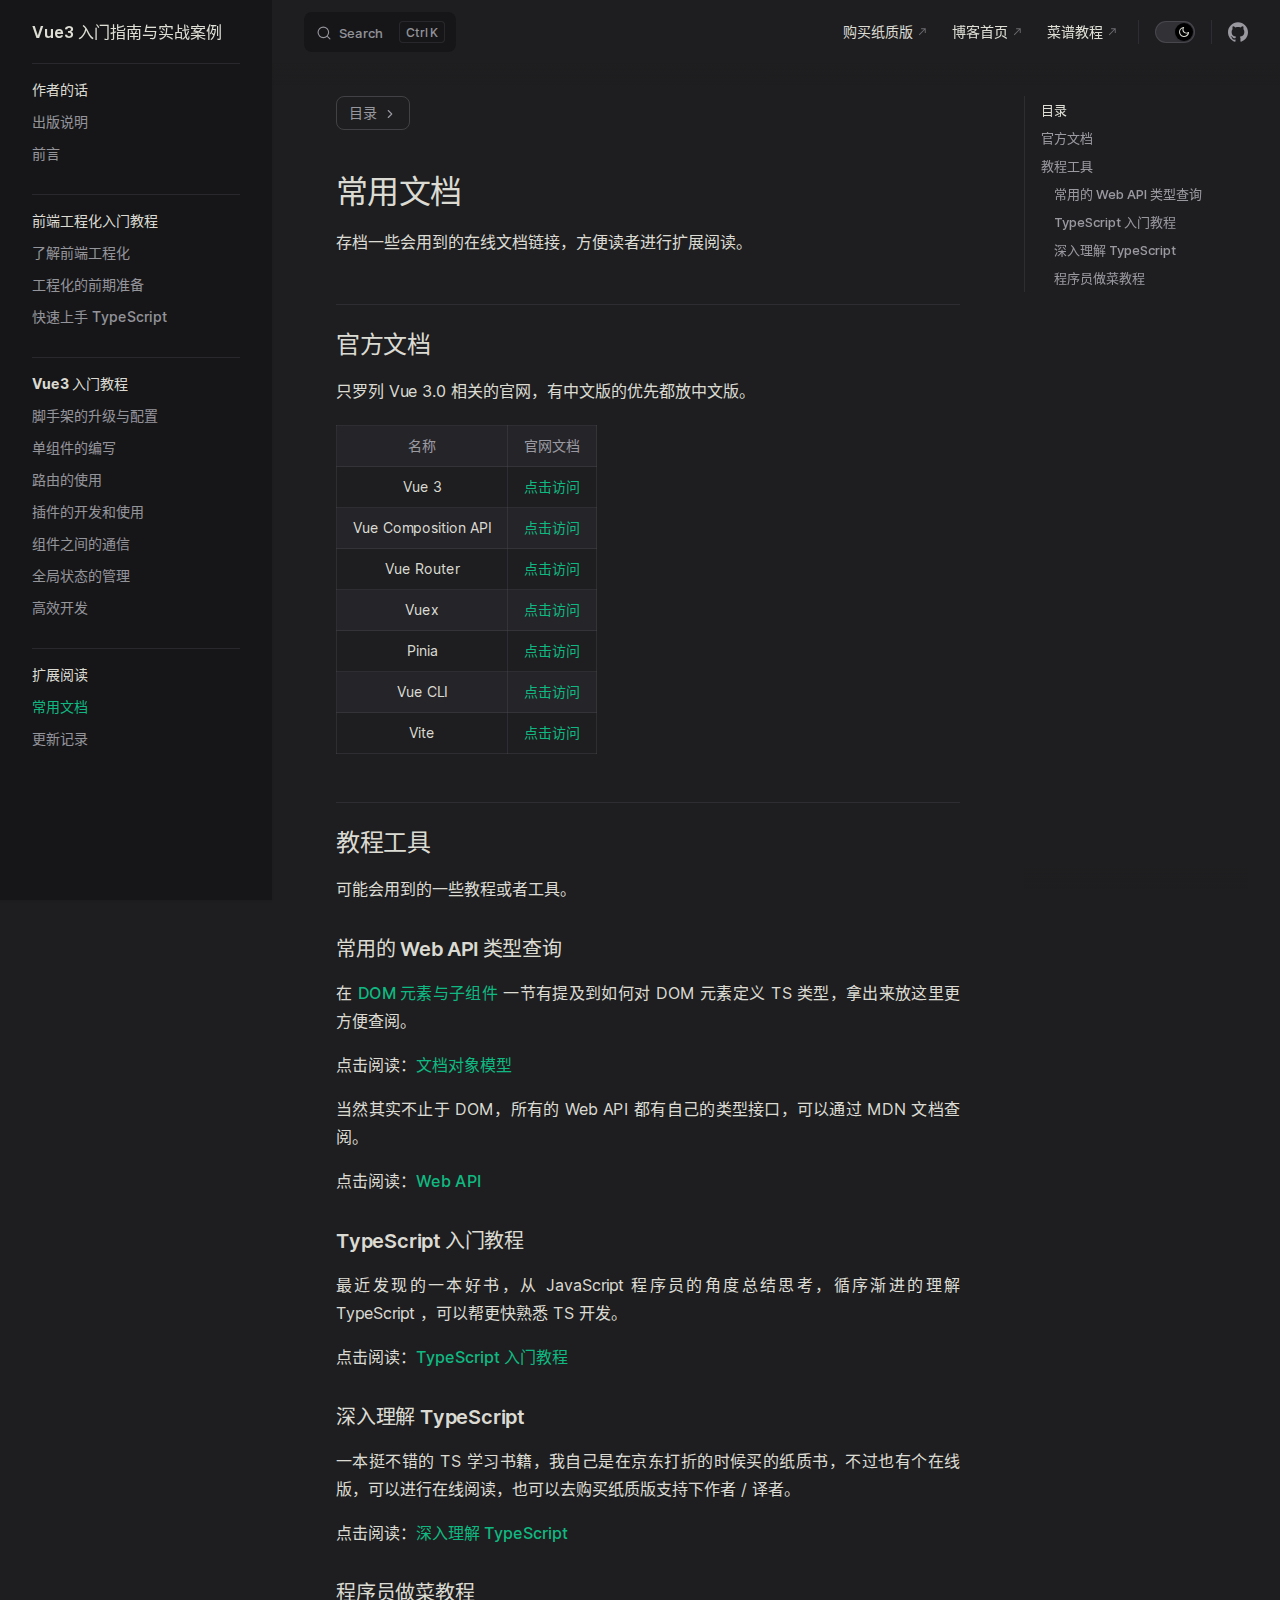
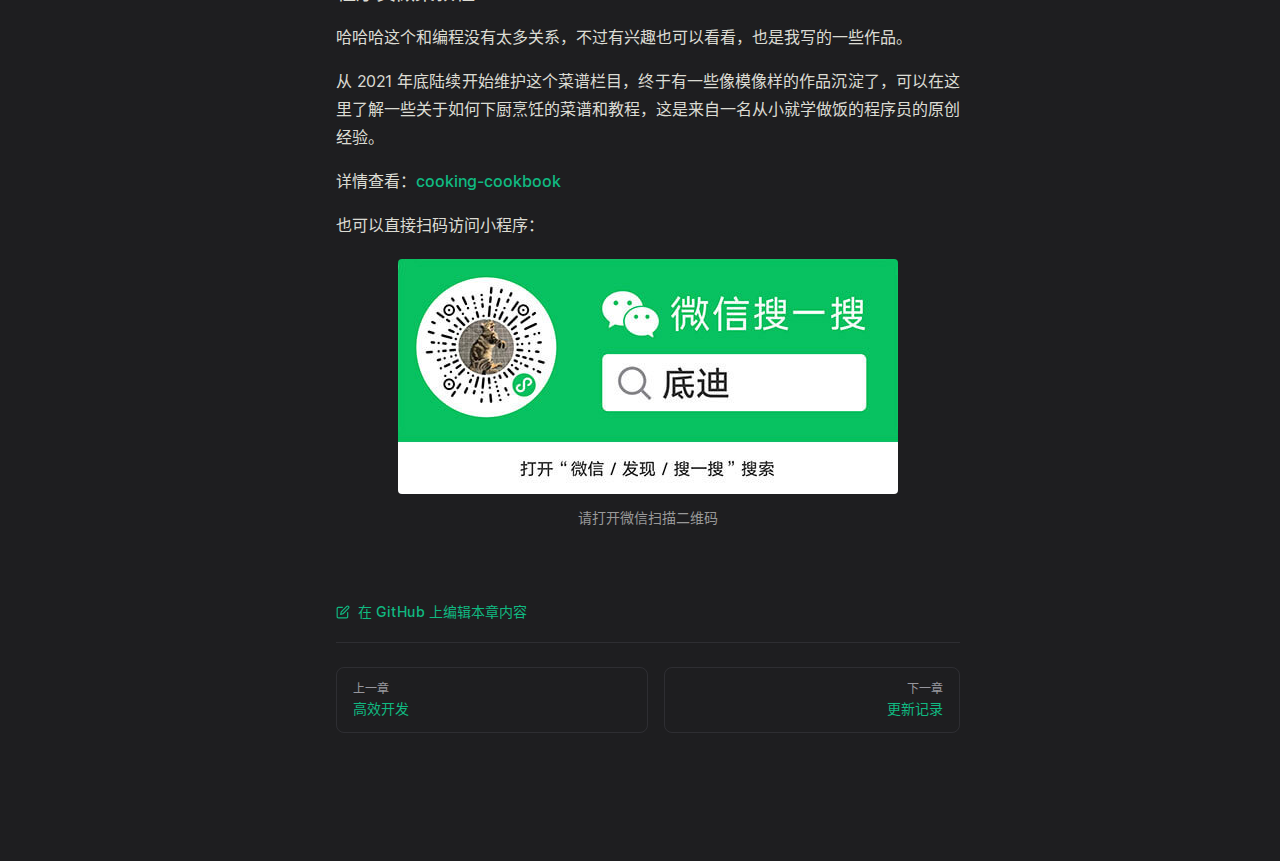
<file: links.html>
<!DOCTYPE html>
<html lang="zh-CN" dir="ltr">
  <head>
    <meta charset="utf-8">
    <meta name="viewport" content="width=device-width,initial-scale=1">
    <title>常用文档 | Vue3 入门指南与实战案例</title>
    <meta name="description" content="这是一个关于 Vue 3 + TypeScript 的起步学习教程，适合完全的 Vue 新手和 Vue 2.0 的老手，在官方文档的基础上融入自己的一些实践经验。">
    <link rel="preload stylesheet" href="/assets/style.fcf239f0.css" as="style">
    <script type="module" src="/assets/app.0b85fae0.js"></script>
    <link rel="preload" href="/assets/inter-roman-latin.2ed14f66.woff2" as="font" type="font/woff2" crossorigin="">
  <link rel="modulepreload" href="/assets/chunks/framework.6e7fb2f6.js">
  <link rel="modulepreload" href="/assets/chunks/theme.ce517023.js">
  <link rel="modulepreload" href="/assets/links.md.eb80dffe.lean.js">
  <link rel="icon" href="https://chengpeiquan.com/favicon.ico">
  <meta name="keywords" content="Vue3, Vue3.x, Vue3入门, Vue3教程, 学习Vue3, Vue3案例, Vue3教学, Vue3好用吗, Vue3怎么学, 前端工程化, 前端工程化：基于Vue.js 3.0的设计与实践">
  <script id="check-dark-light">(()=>{const e=localStorage.getItem("vitepress-theme-appearance")||"dark",a=window.matchMedia("(prefers-color-scheme: dark)").matches;(!e||e==="auto"?a:e==="dark")&&document.documentElement.classList.add("dark")})();</script>
  </head>
  <body>
    <div id="app"><div class="Layout" data-v-485b8cd3><!--[--><!--]--><!--[--><span tabindex="-1" data-v-e1443a25></span><a href="#VPContent" class="VPSkipLink visually-hidden" data-v-e1443a25> Skip to content </a><!--]--><!----><header class="VPNav" data-v-485b8cd3 data-v-eae502df><div class="VPNavBar has-sidebar" data-v-eae502df data-v-1947e11e><div class="container" data-v-1947e11e><div class="title" data-v-1947e11e><div class="VPNavBarTitle has-sidebar" data-v-1947e11e data-v-d7b5d633><a class="title" href="/" data-v-d7b5d633><!--[--><!--]--><!----><!--[-->Vue3 入门指南与实战案例<!--]--><!--[--><!--]--></a></div></div><div class="content" data-v-1947e11e><div class="curtain" data-v-1947e11e></div><div class="content-body" data-v-1947e11e><!--[--><!--]--><div class="VPNavBarSearch search" style="--vp-meta-key:&#39;Meta&#39;;" data-v-1947e11e><!--[--><!----><div id="docsearch"><button type="button" class="DocSearch DocSearch-Button" aria-label="Search"><span class="DocSearch-Button-Container"><svg class="DocSearch-Search-Icon" width="20" height="20" viewBox="0 0 20 20" aria-label="search icon"><path d="M14.386 14.386l4.0877 4.0877-4.0877-4.0877c-2.9418 2.9419-7.7115 2.9419-10.6533 0-2.9419-2.9418-2.9419-7.7115 0-10.6533 2.9418-2.9419 7.7115-2.9419 10.6533 0 2.9419 2.9418 2.9419 7.7115 0 10.6533z" stroke="currentColor" fill="none" fill-rule="evenodd" stroke-linecap="round" stroke-linejoin="round"></path></svg><span class="DocSearch-Button-Placeholder">Search</span></span><span class="DocSearch-Button-Keys"><kbd class="DocSearch-Button-Key"></kbd><kbd class="DocSearch-Button-Key">K</kbd></span></button></div><!--]--></div><nav aria-labelledby="main-nav-aria-label" class="VPNavBarMenu menu" data-v-1947e11e data-v-9906507e><span id="main-nav-aria-label" class="visually-hidden" data-v-9906507e>Main Navigation</span><!--[--><!--[--><a class="VPLink link VPNavBarMenuLink" href="https://union-click.jd.com/jdc?e=jdext-1638352360249409536-0-1&amp;p=[base64]" target="_blank" rel="noreferrer" tabindex="0" data-v-9906507e data-v-061e353d data-v-729a8227><!--[-->购买纸质版<!--]--><svg xmlns="http://www.w3.org/2000/svg" aria-hidden="true" focusable="false" height="24px" viewbox="0 0 24 24" width="24px" class="icon" data-v-729a8227><path d="M0 0h24v24H0V0z" fill="none"></path><path d="M9 5v2h6.59L4 18.59 5.41 20 17 8.41V15h2V5H9z"></path></svg></a><!--]--><!--[--><a class="VPLink link VPNavBarMenuLink" href="https://chengpeiquan.com/" target="_blank" rel="noreferrer" tabindex="0" data-v-9906507e data-v-061e353d data-v-729a8227><!--[-->博客首页<!--]--><svg xmlns="http://www.w3.org/2000/svg" aria-hidden="true" focusable="false" height="24px" viewbox="0 0 24 24" width="24px" class="icon" data-v-729a8227><path d="M0 0h24v24H0V0z" fill="none"></path><path d="M9 5v2h6.59L4 18.59 5.41 20 17 8.41V15h2V5H9z"></path></svg></a><!--]--><!--[--><a class="VPLink link VPNavBarMenuLink" href="https://github.com/chengpeiquan/cooking-cookbook" target="_blank" rel="noreferrer" tabindex="0" data-v-9906507e data-v-061e353d data-v-729a8227><!--[-->菜谱教程<!--]--><svg xmlns="http://www.w3.org/2000/svg" aria-hidden="true" focusable="false" height="24px" viewbox="0 0 24 24" width="24px" class="icon" data-v-729a8227><path d="M0 0h24v24H0V0z" fill="none"></path><path d="M9 5v2h6.59L4 18.59 5.41 20 17 8.41V15h2V5H9z"></path></svg></a><!--]--><!--]--></nav><!----><div class="VPNavBarAppearance appearance" data-v-1947e11e data-v-3535c20c><button class="VPSwitch VPSwitchAppearance" type="button" role="switch" title="toggle dark mode" aria-checked="false" data-v-3535c20c data-v-ca9a9ea2 data-v-6ce29b43><span class="check" data-v-6ce29b43><span class="icon" data-v-6ce29b43><!--[--><svg xmlns="http://www.w3.org/2000/svg" aria-hidden="true" focusable="false" viewbox="0 0 24 24" class="sun" data-v-ca9a9ea2><path d="M12,18c-3.3,0-6-2.7-6-6s2.7-6,6-6s6,2.7,6,6S15.3,18,12,18zM12,8c-2.2,0-4,1.8-4,4c0,2.2,1.8,4,4,4c2.2,0,4-1.8,4-4C16,9.8,14.2,8,12,8z"></path><path d="M12,4c-0.6,0-1-0.4-1-1V1c0-0.6,0.4-1,1-1s1,0.4,1,1v2C13,3.6,12.6,4,12,4z"></path><path d="M12,24c-0.6,0-1-0.4-1-1v-2c0-0.6,0.4-1,1-1s1,0.4,1,1v2C13,23.6,12.6,24,12,24z"></path><path d="M5.6,6.6c-0.3,0-0.5-0.1-0.7-0.3L3.5,4.9c-0.4-0.4-0.4-1,0-1.4s1-0.4,1.4,0l1.4,1.4c0.4,0.4,0.4,1,0,1.4C6.2,6.5,5.9,6.6,5.6,6.6z"></path><path d="M19.8,20.8c-0.3,0-0.5-0.1-0.7-0.3l-1.4-1.4c-0.4-0.4-0.4-1,0-1.4s1-0.4,1.4,0l1.4,1.4c0.4,0.4,0.4,1,0,1.4C20.3,20.7,20,20.8,19.8,20.8z"></path><path d="M3,13H1c-0.6,0-1-0.4-1-1s0.4-1,1-1h2c0.6,0,1,0.4,1,1S3.6,13,3,13z"></path><path d="M23,13h-2c-0.6,0-1-0.4-1-1s0.4-1,1-1h2c0.6,0,1,0.4,1,1S23.6,13,23,13z"></path><path d="M4.2,20.8c-0.3,0-0.5-0.1-0.7-0.3c-0.4-0.4-0.4-1,0-1.4l1.4-1.4c0.4-0.4,1-0.4,1.4,0s0.4,1,0,1.4l-1.4,1.4C4.7,20.7,4.5,20.8,4.2,20.8z"></path><path d="M18.4,6.6c-0.3,0-0.5-0.1-0.7-0.3c-0.4-0.4-0.4-1,0-1.4l1.4-1.4c0.4-0.4,1-0.4,1.4,0s0.4,1,0,1.4l-1.4,1.4C18.9,6.5,18.6,6.6,18.4,6.6z"></path></svg><svg xmlns="http://www.w3.org/2000/svg" aria-hidden="true" focusable="false" viewbox="0 0 24 24" class="moon" data-v-ca9a9ea2><path d="M12.1,22c-0.3,0-0.6,0-0.9,0c-5.5-0.5-9.5-5.4-9-10.9c0.4-4.8,4.2-8.6,9-9c0.4,0,0.8,0.2,1,0.5c0.2,0.3,0.2,0.8-0.1,1.1c-2,2.7-1.4,6.4,1.3,8.4c2.1,1.6,5,1.6,7.1,0c0.3-0.2,0.7-0.3,1.1-0.1c0.3,0.2,0.5,0.6,0.5,1c-0.2,2.7-1.5,5.1-3.6,6.8C16.6,21.2,14.4,22,12.1,22zM9.3,4.4c-2.9,1-5,3.6-5.2,6.8c-0.4,4.4,2.8,8.3,7.2,8.7c2.1,0.2,4.2-0.4,5.8-1.8c1.1-0.9,1.9-2.1,2.4-3.4c-2.5,0.9-5.3,0.5-7.5-1.1C9.2,11.4,8.1,7.7,9.3,4.4z"></path></svg><!--]--></span></span></button></div><div class="VPSocialLinks VPNavBarSocialLinks social-links" data-v-1947e11e data-v-71c230ed data-v-ba002a3e><!--[--><a class="VPSocialLink" href="https://github.com/chengpeiquan/learning-vue3" aria-label="github" target="_blank" rel="noopener" data-v-ba002a3e data-v-18d19465><svg role="img" viewBox="0 0 24 24" xmlns="http://www.w3.org/2000/svg"><title>GitHub</title><path d="M12 .297c-6.63 0-12 5.373-12 12 0 5.303 3.438 9.8 8.205 11.385.6.113.82-.258.82-.577 0-.285-.01-1.04-.015-2.04-3.338.724-4.042-1.61-4.042-1.61C4.422 18.07 3.633 17.7 3.633 17.7c-1.087-.744.084-.729.084-.729 1.205.084 1.838 1.236 1.838 1.236 1.07 1.835 2.809 1.305 3.495.998.108-.776.417-1.305.76-1.605-2.665-.3-5.466-1.332-5.466-5.93 0-1.31.465-2.38 1.235-3.22-.135-.303-.54-1.523.105-3.176 0 0 1.005-.322 3.3 1.23.96-.267 1.98-.399 3-.405 1.02.006 2.04.138 3 .405 2.28-1.552 3.285-1.23 3.285-1.23.645 1.653.24 2.873.12 3.176.765.84 1.23 1.91 1.23 3.22 0 4.61-2.805 5.625-5.475 5.92.42.36.81 1.096.81 2.22 0 1.606-.015 2.896-.015 3.286 0 .315.21.69.825.57C20.565 22.092 24 17.592 24 12.297c0-6.627-5.373-12-12-12"/></svg></a><!--]--></div><div class="VPFlyout VPNavBarExtra extra" data-v-1947e11e data-v-3a5b20db data-v-43a23abe><button type="button" class="button" aria-haspopup="true" aria-expanded="false" aria-label="extra navigation" data-v-43a23abe><svg xmlns="http://www.w3.org/2000/svg" aria-hidden="true" focusable="false" viewbox="0 0 24 24" class="icon" data-v-43a23abe><circle cx="12" cy="12" r="2"></circle><circle cx="19" cy="12" r="2"></circle><circle cx="5" cy="12" r="2"></circle></svg></button><div class="menu" data-v-43a23abe><div class="VPMenu" data-v-43a23abe data-v-a838eccf><!----><!--[--><!--[--><!----><div class="group" data-v-3a5b20db><div class="item appearance" data-v-3a5b20db><p class="label" data-v-3a5b20db>Appearance</p><div class="appearance-action" data-v-3a5b20db><button class="VPSwitch VPSwitchAppearance" type="button" role="switch" title="toggle dark mode" aria-checked="false" data-v-3a5b20db data-v-ca9a9ea2 data-v-6ce29b43><span class="check" data-v-6ce29b43><span class="icon" data-v-6ce29b43><!--[--><svg xmlns="http://www.w3.org/2000/svg" aria-hidden="true" focusable="false" viewbox="0 0 24 24" class="sun" data-v-ca9a9ea2><path d="M12,18c-3.3,0-6-2.7-6-6s2.7-6,6-6s6,2.7,6,6S15.3,18,12,18zM12,8c-2.2,0-4,1.8-4,4c0,2.2,1.8,4,4,4c2.2,0,4-1.8,4-4C16,9.8,14.2,8,12,8z"></path><path d="M12,4c-0.6,0-1-0.4-1-1V1c0-0.6,0.4-1,1-1s1,0.4,1,1v2C13,3.6,12.6,4,12,4z"></path><path d="M12,24c-0.6,0-1-0.4-1-1v-2c0-0.6,0.4-1,1-1s1,0.4,1,1v2C13,23.6,12.6,24,12,24z"></path><path d="M5.6,6.6c-0.3,0-0.5-0.1-0.7-0.3L3.5,4.9c-0.4-0.4-0.4-1,0-1.4s1-0.4,1.4,0l1.4,1.4c0.4,0.4,0.4,1,0,1.4C6.2,6.5,5.9,6.6,5.6,6.6z"></path><path d="M19.8,20.8c-0.3,0-0.5-0.1-0.7-0.3l-1.4-1.4c-0.4-0.4-0.4-1,0-1.4s1-0.4,1.4,0l1.4,1.4c0.4,0.4,0.4,1,0,1.4C20.3,20.7,20,20.8,19.8,20.8z"></path><path d="M3,13H1c-0.6,0-1-0.4-1-1s0.4-1,1-1h2c0.6,0,1,0.4,1,1S3.6,13,3,13z"></path><path d="M23,13h-2c-0.6,0-1-0.4-1-1s0.4-1,1-1h2c0.6,0,1,0.4,1,1S23.6,13,23,13z"></path><path d="M4.2,20.8c-0.3,0-0.5-0.1-0.7-0.3c-0.4-0.4-0.4-1,0-1.4l1.4-1.4c0.4-0.4,1-0.4,1.4,0s0.4,1,0,1.4l-1.4,1.4C4.7,20.7,4.5,20.8,4.2,20.8z"></path><path d="M18.4,6.6c-0.3,0-0.5-0.1-0.7-0.3c-0.4-0.4-0.4-1,0-1.4l1.4-1.4c0.4-0.4,1-0.4,1.4,0s0.4,1,0,1.4l-1.4,1.4C18.9,6.5,18.6,6.6,18.4,6.6z"></path></svg><svg xmlns="http://www.w3.org/2000/svg" aria-hidden="true" focusable="false" viewbox="0 0 24 24" class="moon" data-v-ca9a9ea2><path d="M12.1,22c-0.3,0-0.6,0-0.9,0c-5.5-0.5-9.5-5.4-9-10.9c0.4-4.8,4.2-8.6,9-9c0.4,0,0.8,0.2,1,0.5c0.2,0.3,0.2,0.8-0.1,1.1c-2,2.7-1.4,6.4,1.3,8.4c2.1,1.6,5,1.6,7.1,0c0.3-0.2,0.7-0.3,1.1-0.1c0.3,0.2,0.5,0.6,0.5,1c-0.2,2.7-1.5,5.1-3.6,6.8C16.6,21.2,14.4,22,12.1,22zM9.3,4.4c-2.9,1-5,3.6-5.2,6.8c-0.4,4.4,2.8,8.3,7.2,8.7c2.1,0.2,4.2-0.4,5.8-1.8c1.1-0.9,1.9-2.1,2.4-3.4c-2.5,0.9-5.3,0.5-7.5-1.1C9.2,11.4,8.1,7.7,9.3,4.4z"></path></svg><!--]--></span></span></button></div></div></div><div class="group" data-v-3a5b20db><div class="item social-links" data-v-3a5b20db><div class="VPSocialLinks social-links-list" data-v-3a5b20db data-v-ba002a3e><!--[--><a class="VPSocialLink" href="https://github.com/chengpeiquan/learning-vue3" aria-label="github" target="_blank" rel="noopener" data-v-ba002a3e data-v-18d19465><svg role="img" viewBox="0 0 24 24" xmlns="http://www.w3.org/2000/svg"><title>GitHub</title><path d="M12 .297c-6.63 0-12 5.373-12 12 0 5.303 3.438 9.8 8.205 11.385.6.113.82-.258.82-.577 0-.285-.01-1.04-.015-2.04-3.338.724-4.042-1.61-4.042-1.61C4.422 18.07 3.633 17.7 3.633 17.7c-1.087-.744.084-.729.084-.729 1.205.084 1.838 1.236 1.838 1.236 1.07 1.835 2.809 1.305 3.495.998.108-.776.417-1.305.76-1.605-2.665-.3-5.466-1.332-5.466-5.93 0-1.31.465-2.38 1.235-3.22-.135-.303-.54-1.523.105-3.176 0 0 1.005-.322 3.3 1.23.96-.267 1.98-.399 3-.405 1.02.006 2.04.138 3 .405 2.28-1.552 3.285-1.23 3.285-1.23.645 1.653.24 2.873.12 3.176.765.84 1.23 1.91 1.23 3.22 0 4.61-2.805 5.625-5.475 5.92.42.36.81 1.096.81 2.22 0 1.606-.015 2.896-.015 3.286 0 .315.21.69.825.57C20.565 22.092 24 17.592 24 12.297c0-6.627-5.373-12-12-12"/></svg></a><!--]--></div></div></div><!--]--><!--]--></div></div></div><!--[--><!--]--><button type="button" class="VPNavBarHamburger hamburger" aria-label="mobile navigation" aria-expanded="false" aria-controls="VPNavScreen" data-v-1947e11e data-v-016832cc><span class="container" data-v-016832cc><span class="top" data-v-016832cc></span><span class="middle" data-v-016832cc></span><span class="bottom" data-v-016832cc></span></span></button></div></div></div></div><!----></header><div class="VPLocalNav" data-v-485b8cd3 data-v-07bdd997><button class="menu" aria-expanded="false" aria-controls="VPSidebarNav" data-v-07bdd997><svg xmlns="http://www.w3.org/2000/svg" aria-hidden="true" focusable="false" viewbox="0 0 24 24" class="menu-icon" data-v-07bdd997><path d="M17,11H3c-0.6,0-1-0.4-1-1s0.4-1,1-1h14c0.6,0,1,0.4,1,1S17.6,11,17,11z"></path><path d="M21,7H3C2.4,7,2,6.6,2,6s0.4-1,1-1h18c0.6,0,1,0.4,1,1S21.6,7,21,7z"></path><path d="M21,15H3c-0.6,0-1-0.4-1-1s0.4-1,1-1h18c0.6,0,1,0.4,1,1S21.6,15,21,15z"></path><path d="M17,19H3c-0.6,0-1-0.4-1-1s0.4-1,1-1h14c0.6,0,1,0.4,1,1S17.6,19,17,19z"></path></svg><span class="menu-text" data-v-07bdd997>Menu</span></button><div class="VPLocalNavOutlineDropdown" style="--vp-vh:0px;" data-v-07bdd997 data-v-2c13f27c><button data-v-2c13f27c>Return to top</button><!----></div></div><aside class="VPSidebar" data-v-485b8cd3 data-v-3b97083e><div class="curtain" data-v-3b97083e></div><nav class="nav" id="VPSidebarNav" aria-labelledby="sidebar-aria-label" tabindex="-1" data-v-3b97083e><span class="visually-hidden" id="sidebar-aria-label" data-v-3b97083e> Sidebar Navigation </span><!--[--><!--]--><!--[--><div class="group" data-v-3b97083e><section class="VPSidebarItem level-0" data-v-3b97083e data-v-c3e68398><div class="item" role="button" tabindex="0" data-v-c3e68398><div class="indicator" data-v-c3e68398></div><h2 class="text" data-v-c3e68398>作者的话</h2><!----></div><div class="items" data-v-c3e68398><!--[--><div class="VPSidebarItem level-1 is-link" data-v-c3e68398 data-v-c3e68398><div class="item" data-v-c3e68398><div class="indicator" data-v-c3e68398></div><a class="VPLink link link" href="/" data-v-c3e68398 data-v-729a8227><!--[--><p class="text" data-v-c3e68398>出版说明</p><!--]--><!----></a><!----></div><!----></div><div class="VPSidebarItem level-1 is-link" data-v-c3e68398 data-v-c3e68398><div class="item" data-v-c3e68398><div class="indicator" data-v-c3e68398></div><a class="VPLink link link" href="/preface.html" data-v-c3e68398 data-v-729a8227><!--[--><p class="text" data-v-c3e68398>前言</p><!--]--><!----></a><!----></div><!----></div><!--]--></div></section></div><div class="group" data-v-3b97083e><section class="VPSidebarItem level-0" data-v-3b97083e data-v-c3e68398><div class="item" role="button" tabindex="0" data-v-c3e68398><div class="indicator" data-v-c3e68398></div><h2 class="text" data-v-c3e68398>前端工程化入门教程</h2><!----></div><div class="items" data-v-c3e68398><!--[--><div class="VPSidebarItem level-1 is-link" data-v-c3e68398 data-v-c3e68398><div class="item" data-v-c3e68398><div class="indicator" data-v-c3e68398></div><a class="VPLink link link" href="/engineering.html" data-v-c3e68398 data-v-729a8227><!--[--><p class="text" data-v-c3e68398>了解前端工程化</p><!--]--><!----></a><!----></div><!----></div><div class="VPSidebarItem level-1 is-link" data-v-c3e68398 data-v-c3e68398><div class="item" data-v-c3e68398><div class="indicator" data-v-c3e68398></div><a class="VPLink link link" href="/guide.html" data-v-c3e68398 data-v-729a8227><!--[--><p class="text" data-v-c3e68398>工程化的前期准备</p><!--]--><!----></a><!----></div><!----></div><div class="VPSidebarItem level-1 is-link" data-v-c3e68398 data-v-c3e68398><div class="item" data-v-c3e68398><div class="indicator" data-v-c3e68398></div><a class="VPLink link link" href="/typescript.html" data-v-c3e68398 data-v-729a8227><!--[--><p class="text" data-v-c3e68398>快速上手 TypeScript</p><!--]--><!----></a><!----></div><!----></div><!--]--></div></section></div><div class="group" data-v-3b97083e><section class="VPSidebarItem level-0" data-v-3b97083e data-v-c3e68398><div class="item" role="button" tabindex="0" data-v-c3e68398><div class="indicator" data-v-c3e68398></div><h2 class="text" data-v-c3e68398>Vue3 入门教程</h2><!----></div><div class="items" data-v-c3e68398><!--[--><div class="VPSidebarItem level-1 is-link" data-v-c3e68398 data-v-c3e68398><div class="item" data-v-c3e68398><div class="indicator" data-v-c3e68398></div><a class="VPLink link link" href="/upgrade.html" data-v-c3e68398 data-v-729a8227><!--[--><p class="text" data-v-c3e68398>脚手架的升级与配置</p><!--]--><!----></a><!----></div><!----></div><div class="VPSidebarItem level-1 is-link" data-v-c3e68398 data-v-c3e68398><div class="item" data-v-c3e68398><div class="indicator" data-v-c3e68398></div><a class="VPLink link link" href="/component.html" data-v-c3e68398 data-v-729a8227><!--[--><p class="text" data-v-c3e68398>单组件的编写</p><!--]--><!----></a><!----></div><!----></div><div class="VPSidebarItem level-1 is-link" data-v-c3e68398 data-v-c3e68398><div class="item" data-v-c3e68398><div class="indicator" data-v-c3e68398></div><a class="VPLink link link" href="/router.html" data-v-c3e68398 data-v-729a8227><!--[--><p class="text" data-v-c3e68398>路由的使用</p><!--]--><!----></a><!----></div><!----></div><div class="VPSidebarItem level-1 is-link" data-v-c3e68398 data-v-c3e68398><div class="item" data-v-c3e68398><div class="indicator" data-v-c3e68398></div><a class="VPLink link link" href="/plugin.html" data-v-c3e68398 data-v-729a8227><!--[--><p class="text" data-v-c3e68398>插件的开发和使用</p><!--]--><!----></a><!----></div><!----></div><div class="VPSidebarItem level-1 is-link" data-v-c3e68398 data-v-c3e68398><div class="item" data-v-c3e68398><div class="indicator" data-v-c3e68398></div><a class="VPLink link link" href="/communication.html" data-v-c3e68398 data-v-729a8227><!--[--><p class="text" data-v-c3e68398>组件之间的通信</p><!--]--><!----></a><!----></div><!----></div><div class="VPSidebarItem level-1 is-link" data-v-c3e68398 data-v-c3e68398><div class="item" data-v-c3e68398><div class="indicator" data-v-c3e68398></div><a class="VPLink link link" href="/pinia.html" data-v-c3e68398 data-v-729a8227><!--[--><p class="text" data-v-c3e68398>全局状态的管理</p><!--]--><!----></a><!----></div><!----></div><div class="VPSidebarItem level-1 is-link" data-v-c3e68398 data-v-c3e68398><div class="item" data-v-c3e68398><div class="indicator" data-v-c3e68398></div><a class="VPLink link link" href="/efficient.html" data-v-c3e68398 data-v-729a8227><!--[--><p class="text" data-v-c3e68398>高效开发</p><!--]--><!----></a><!----></div><!----></div><!--]--></div></section></div><div class="group" data-v-3b97083e><section class="VPSidebarItem level-0 has-active" data-v-3b97083e data-v-c3e68398><div class="item" role="button" tabindex="0" data-v-c3e68398><div class="indicator" data-v-c3e68398></div><h2 class="text" data-v-c3e68398>扩展阅读</h2><!----></div><div class="items" data-v-c3e68398><!--[--><div class="VPSidebarItem level-1 is-link is-active has-active" data-v-c3e68398 data-v-c3e68398><div class="item" data-v-c3e68398><div class="indicator" data-v-c3e68398></div><a class="VPLink link link" href="/links.html" data-v-c3e68398 data-v-729a8227><!--[--><p class="text" data-v-c3e68398>常用文档</p><!--]--><!----></a><!----></div><!----></div><div class="VPSidebarItem level-1 is-link" data-v-c3e68398 data-v-c3e68398><div class="item" data-v-c3e68398><div class="indicator" data-v-c3e68398></div><a class="VPLink link link" href="/changelog.html" data-v-c3e68398 data-v-729a8227><!--[--><p class="text" data-v-c3e68398>更新记录</p><!--]--><!----></a><!----></div><!----></div><!--]--></div></section></div><!--]--><!--[--><!--]--></nav></aside><div class="VPContent has-sidebar" id="VPContent" data-v-485b8cd3 data-v-c3921573><div class="VPDoc has-sidebar has-aside" data-v-c3921573 data-v-2344cbd8><!--[--><!--]--><div class="container" data-v-2344cbd8><div class="aside" data-v-2344cbd8><div class="aside-curtain" data-v-2344cbd8></div><div class="aside-container" data-v-2344cbd8><div class="aside-content" data-v-2344cbd8><div class="VPDocAside" data-v-2344cbd8 data-v-18096ca4><!--[--><!--]--><!--[--><!--]--><div class="VPDocAsideOutline" data-v-18096ca4 data-v-071c6b6d><div class="content" data-v-071c6b6d><div class="outline-marker" data-v-071c6b6d></div><div class="outline-title" data-v-071c6b6d>目录</div><nav aria-labelledby="doc-outline-aria-label" data-v-071c6b6d><span class="visually-hidden" id="doc-outline-aria-label" data-v-071c6b6d> Table of Contents for current page </span><ul class="root" data-v-071c6b6d data-v-f24f3306><!--[--><!--]--></ul></nav></div></div><!--[--><!--]--><div class="spacer" data-v-18096ca4></div><!--[--><!--]--><!----><!--[--><!--]--><!--[--><!--]--></div></div></div></div><div class="content" data-v-2344cbd8><div class="content-container" data-v-2344cbd8><!--[--><!--]--><!----><main class="main" data-v-2344cbd8><div style="position:relative;" class="vp-doc _links" data-v-2344cbd8><div><h1 id="常用文档" tabindex="-1">常用文档 <a class="header-anchor" href="#常用文档" aria-label="Permalink to &quot;常用文档&quot;">​</a></h1><p>存档一些会用到的在线文档链接，方便读者进行扩展阅读。</p><h2 id="官方文档" tabindex="-1">官方文档 <a class="header-anchor" href="#官方文档" aria-label="Permalink to &quot;官方文档&quot;">​</a></h2><p>只罗列 Vue 3.0 相关的官网，有中文版的优先都放中文版。</p><table><thead><tr><th style="text-align:center;">名称</th><th style="text-align:center;">官网文档</th></tr></thead><tbody><tr><td style="text-align:center;">Vue 3</td><td style="text-align:center;"><a href="https://cn.vuejs.org" target="_blank" rel="noreferrer">点击访问</a></td></tr><tr><td style="text-align:center;">Vue Composition API</td><td style="text-align:center;"><a href="https://cn.vuejs.org/guide/extras/composition-api-faq.html" target="_blank" rel="noreferrer">点击访问</a></td></tr><tr><td style="text-align:center;">Vue Router</td><td style="text-align:center;"><a href="https://router.vuejs.org/zh/" target="_blank" rel="noreferrer">点击访问</a></td></tr><tr><td style="text-align:center;">Vuex</td><td style="text-align:center;"><a href="https://vuex.vuejs.org/zh/" target="_blank" rel="noreferrer">点击访问</a></td></tr><tr><td style="text-align:center;">Pinia</td><td style="text-align:center;"><a href="https://pinia.vuejs.org/" target="_blank" rel="noreferrer">点击访问</a></td></tr><tr><td style="text-align:center;">Vue CLI</td><td style="text-align:center;"><a href="https://cli.vuejs.org/zh/" target="_blank" rel="noreferrer">点击访问</a></td></tr><tr><td style="text-align:center;">Vite</td><td style="text-align:center;"><a href="https://cn.vitejs.dev/" target="_blank" rel="noreferrer">点击访问</a></td></tr></tbody></table><h2 id="教程工具" tabindex="-1">教程工具 <a class="header-anchor" href="#教程工具" aria-label="Permalink to &quot;教程工具&quot;">​</a></h2><p>可能会用到的一些教程或者工具。</p><h3 id="常用的-web-api-类型查询" tabindex="-1">常用的 Web API 类型查询 <a class="header-anchor" href="#常用的-web-api-类型查询" aria-label="Permalink to &quot;常用的 Web API 类型查询&quot;">​</a></h3><p>在 <a href="./component.html#dom-元素与子组件">DOM 元素与子组件</a> 一节有提及到如何对 DOM 元素定义 TS 类型，拿出来放这里更方便查阅。</p><p>点击阅读：<a href="https://developer.mozilla.org/zh-CN/docs/Web/API/Document_Object_Model" target="_blank" rel="noreferrer">文档对象模型</a></p><p>当然其实不止于 DOM，所有的 Web API 都有自己的类型接口，可以通过 MDN 文档查阅。</p><p>点击阅读：<a href="https://developer.mozilla.org/zh-CN/docs/Web/API" target="_blank" rel="noreferrer">Web API</a></p><h3 id="typescript-入门教程" tabindex="-1">TypeScript 入门教程 <a class="header-anchor" href="#typescript-入门教程" aria-label="Permalink to &quot;TypeScript 入门教程&quot;">​</a></h3><p>最近发现的一本好书，从 JavaScript 程序员的角度总结思考，循序渐进的理解 TypeScript ，可以帮更快熟悉 TS 开发。</p><p>点击阅读：<a href="http://ts.xcatliu.com/" target="_blank" rel="noreferrer">TypeScript 入门教程</a></p><h3 id="深入理解-typescript" tabindex="-1">深入理解 TypeScript <a class="header-anchor" href="#深入理解-typescript" aria-label="Permalink to &quot;深入理解 TypeScript&quot;">​</a></h3><p>一本挺不错的 TS 学习书籍，我自己是在京东打折的时候买的纸质书，不过也有个在线版，可以进行在线阅读，也可以去购买纸质版支持下作者 / 译者。</p><p>点击阅读：<a href="https://jkchao.github.io/typescript-book-chinese/" target="_blank" rel="noreferrer">深入理解 TypeScript</a></p><h3 id="程序员做菜教程" tabindex="-1">程序员做菜教程 <a class="header-anchor" href="#程序员做菜教程" aria-label="Permalink to &quot;程序员做菜教程&quot;">​</a></h3><p>哈哈哈这个和编程没有太多关系，不过有兴趣也可以看看，也是我写的一些作品。</p><p>从 2021 年底陆续开始维护这个菜谱栏目，终于有一些像模像样的作品沉淀了，可以在这里了解一些关于如何下厨烹饪的菜谱和教程，这是来自一名从小就学做饭的程序员的原创经验。</p><p>详情查看：<a href="https://github.com/chengpeiquan/cooking-cookbook" target="_blank" rel="noreferrer">cooking-cookbook</a></p><p>也可以直接扫码访问小程序：</p><!----></div></div></main><footer class="VPDocFooter" data-v-2344cbd8 data-v-3a2f0196><!--[--><!--]--><div class="edit-info" data-v-3a2f0196><div class="edit-link" data-v-3a2f0196><a class="VPLink link edit-link-button" href="https://github.com/chengpeiquan/learning-vue3/edit/main/docs/links.md" target="_blank" rel="noreferrer" data-v-3a2f0196 data-v-729a8227><!--[--><svg xmlns="http://www.w3.org/2000/svg" viewbox="0 0 24 24" class="edit-link-icon" aria-label="edit icon" data-v-3a2f0196><path d="M18,23H4c-1.7,0-3-1.3-3-3V6c0-1.7,1.3-3,3-3h7c0.6,0,1,0.4,1,1s-0.4,1-1,1H4C3.4,5,3,5.4,3,6v14c0,0.6,0.4,1,1,1h14c0.6,0,1-0.4,1-1v-7c0-0.6,0.4-1,1-1s1,0.4,1,1v7C21,21.7,19.7,23,18,23z"></path><path d="M8,17c-0.3,0-0.5-0.1-0.7-0.3C7,16.5,6.9,16.1,7,15.8l1-4c0-0.2,0.1-0.3,0.3-0.5l9.5-9.5c1.2-1.2,3.2-1.2,4.4,0c1.2,1.2,1.2,3.2,0,4.4l-9.5,9.5c-0.1,0.1-0.3,0.2-0.5,0.3l-4,1C8.2,17,8.1,17,8,17zM9.9,12.5l-0.5,2.1l2.1-0.5l9.3-9.3c0.4-0.4,0.4-1.1,0-1.6c-0.4-0.4-1.2-0.4-1.6,0l0,0L9.9,12.5z M18.5,2.5L18.5,2.5L18.5,2.5z"></path></svg> 在 GitHub 上编辑本章内容<!--]--><!----></a></div><!----></div><div class="prev-next" data-v-3a2f0196><div class="pager" data-v-3a2f0196><a class="pager-link prev" href="/efficient.html" data-v-3a2f0196><span class="desc" data-v-3a2f0196>上一章</span><span class="title" data-v-3a2f0196>高效开发</span></a></div><div class="has-prev pager" data-v-3a2f0196><a class="pager-link next" href="/changelog.html" data-v-3a2f0196><span class="desc" data-v-3a2f0196>下一章</span><span class="title" data-v-3a2f0196>更新记录</span></a></div></div></footer><!--[--><!--]--></div></div></div><!--[--><!--]--></div></div><footer class="VPFooter has-sidebar" data-v-485b8cd3 data-v-c4aa2fa3><div class="container" data-v-c4aa2fa3><p class="message" data-v-c4aa2fa3>Released under the MIT License.</p><p class="copyright" data-v-c4aa2fa3>Copyright © 2022-PRESENT 程沛权</p></div></footer><!--[--><!--]--></div></div>
    <script>__VP_HASH_MAP__ = JSON.parse("{\"preface.md\":\"86ce2579\",\"router.md\":\"da5e1461\",\"typescript.md\":\"660dc4bd\",\"upgrade.md\":\"e44eba0a\",\"links.md\":\"eb80dffe\",\"changelog.md\":\"c753328c\",\"guide.md\":\"376d695e\",\"index.md\":\"9a552473\",\"pinia.md\":\"115e7e9d\",\"engineering.md\":\"10059d98\",\"communication.md\":\"59aa8cd0\",\"efficient.md\":\"a01a1759\",\"plugin.md\":\"30e42e80\",\"component.md\":\"ca1888e3\"}")
__VP_SITE_DATA__ = JSON.parse("{\"lang\":\"zh-CN\",\"dir\":\"ltr\",\"title\":\"Vue3 入门指南与实战案例\",\"description\":\"这是一个关于 Vue 3 + TypeScript 的起步学习教程，适合完全的 Vue 新手和 Vue 2.0 的老手，在官方文档的基础上融入自己的一些实践经验。\",\"base\":\"/\",\"head\":[],\"appearance\":\"dark\",\"themeConfig\":{\"nav\":[{\"text\":\"购买纸质版\",\"link\":\"https://union-click.jd.com/jdc?e=jdext-1638352360249409536-0-1&p=[base64]\"},{\"text\":\"博客首页\",\"link\":\"https://chengpeiquan.com/\"},{\"text\":\"菜谱教程\",\"link\":\"https://github.com/chengpeiquan/cooking-cookbook\"}],\"sidebar\":[{\"text\":\"作者的话\",\"items\":[{\"text\":\"出版说明\",\"link\":\"/\"},{\"text\":\"前言\",\"link\":\"/preface\"}]},{\"text\":\"前端工程化入门教程\",\"items\":[{\"text\":\"了解前端工程化\",\"link\":\"/engineering\"},{\"text\":\"工程化的前期准备\",\"link\":\"/guide\"},{\"text\":\"快速上手 TypeScript\",\"link\":\"/typescript\"}]},{\"text\":\"Vue3 入门教程\",\"items\":[{\"text\":\"脚手架的升级与配置\",\"link\":\"/upgrade\"},{\"text\":\"单组件的编写\",\"link\":\"/component\"},{\"text\":\"路由的使用\",\"link\":\"/router\"},{\"text\":\"插件的开发和使用\",\"link\":\"/plugin\"},{\"text\":\"组件之间的通信\",\"link\":\"/communication\"},{\"text\":\"全局状态的管理\",\"link\":\"/pinia\"},{\"text\":\"高效开发\",\"link\":\"/efficient\"}]},{\"text\":\"扩展阅读\",\"items\":[{\"text\":\"常用文档\",\"link\":\"/links\"},{\"text\":\"更新记录\",\"link\":\"/changelog\"}]}],\"outline\":3,\"outlineTitle\":\"目录\",\"socialLinks\":[{\"icon\":\"github\",\"link\":\"https://github.com/chengpeiquan/learning-vue3\"}],\"editLink\":{\"pattern\":\"https://github.com/chengpeiquan/learning-vue3/edit/main/docs/:path\",\"text\":\"在 GitHub 上编辑本章内容\"},\"docFooter\":{\"prev\":\"上一章\",\"next\":\"下一章\"},\"footer\":{\"message\":\"Released under the MIT License.\",\"copyright\":\"Copyright © 2022-PRESENT 程沛权\"},\"algolia\":{\"appId\":\"5LYK75VPNC\",\"apiKey\":\"1d995a4b40491d50f3e8d607e5667017\",\"indexName\":\"chengpeiquan\",\"placeholder\":\"请输入关键词\"}},\"locales\":{},\"scrollOffset\":90,\"cleanUrls\":false}")</script>
    
  </body>
</html>
</file>
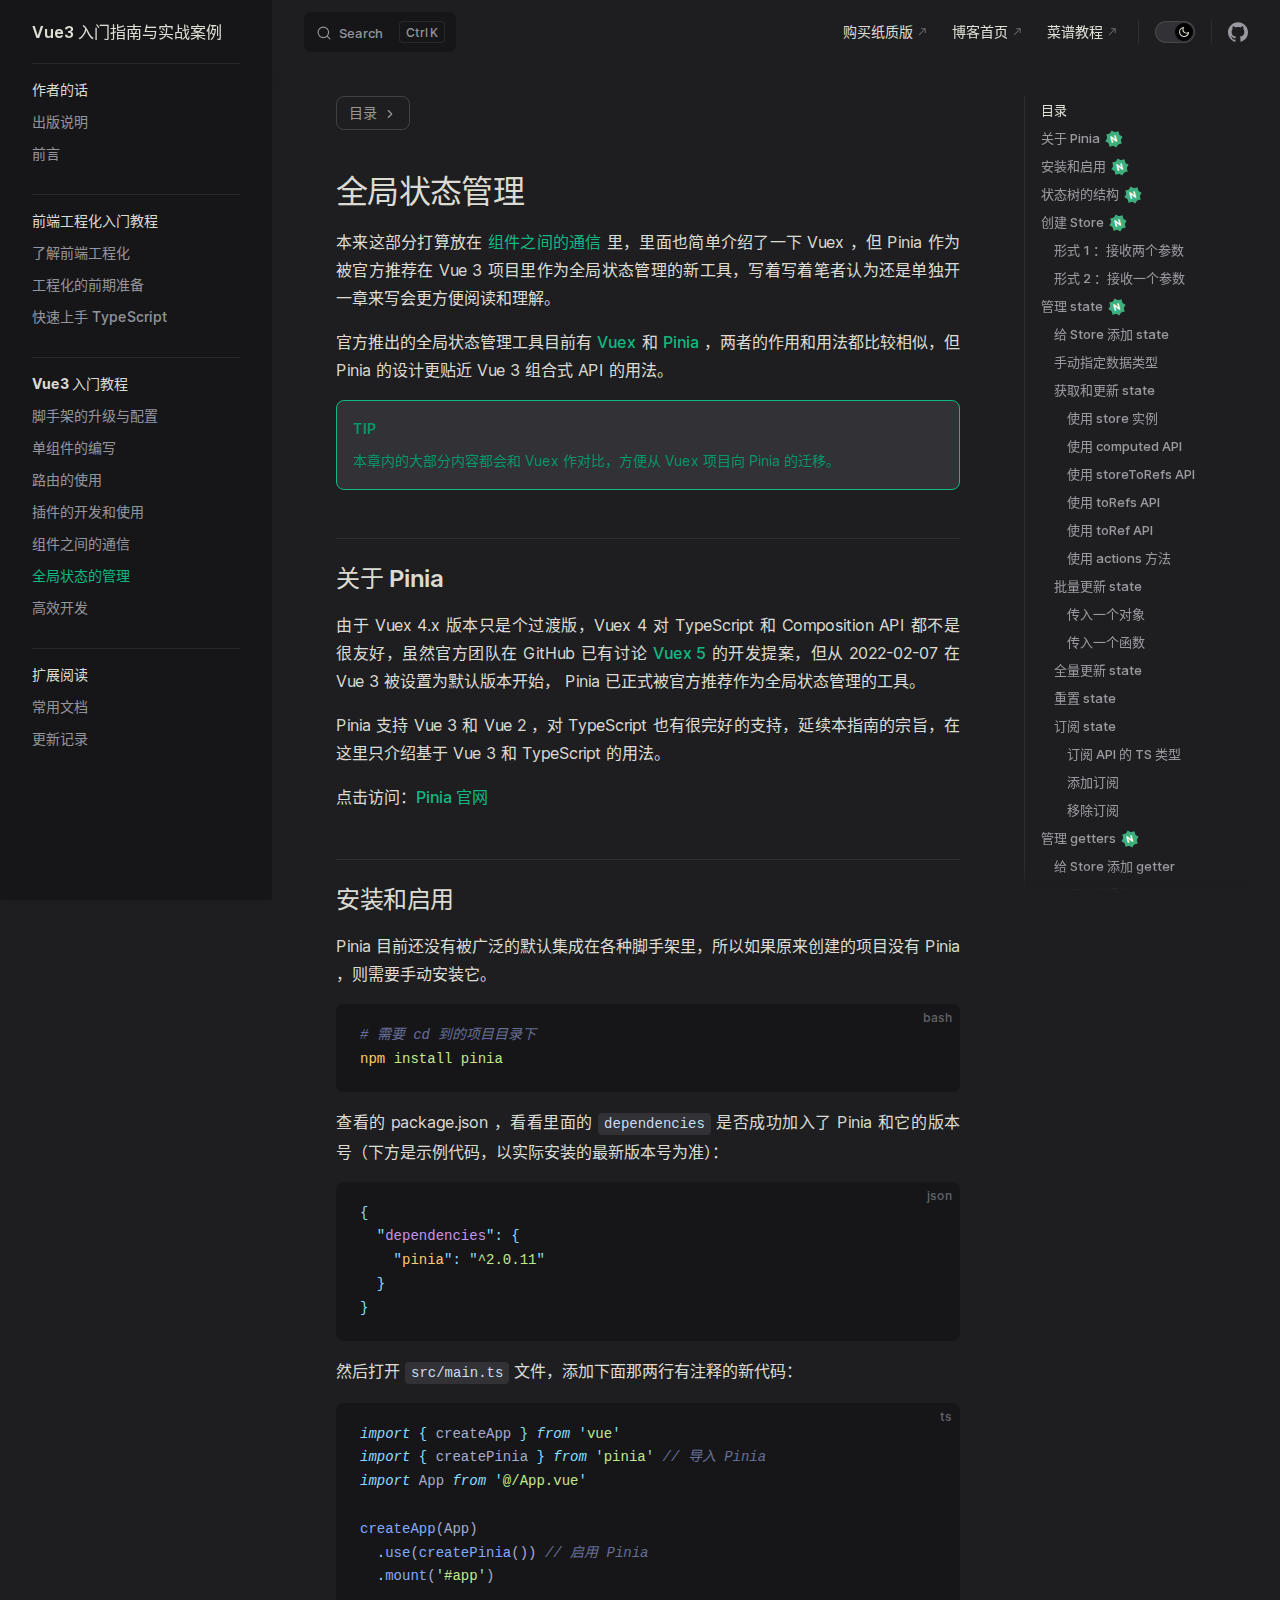
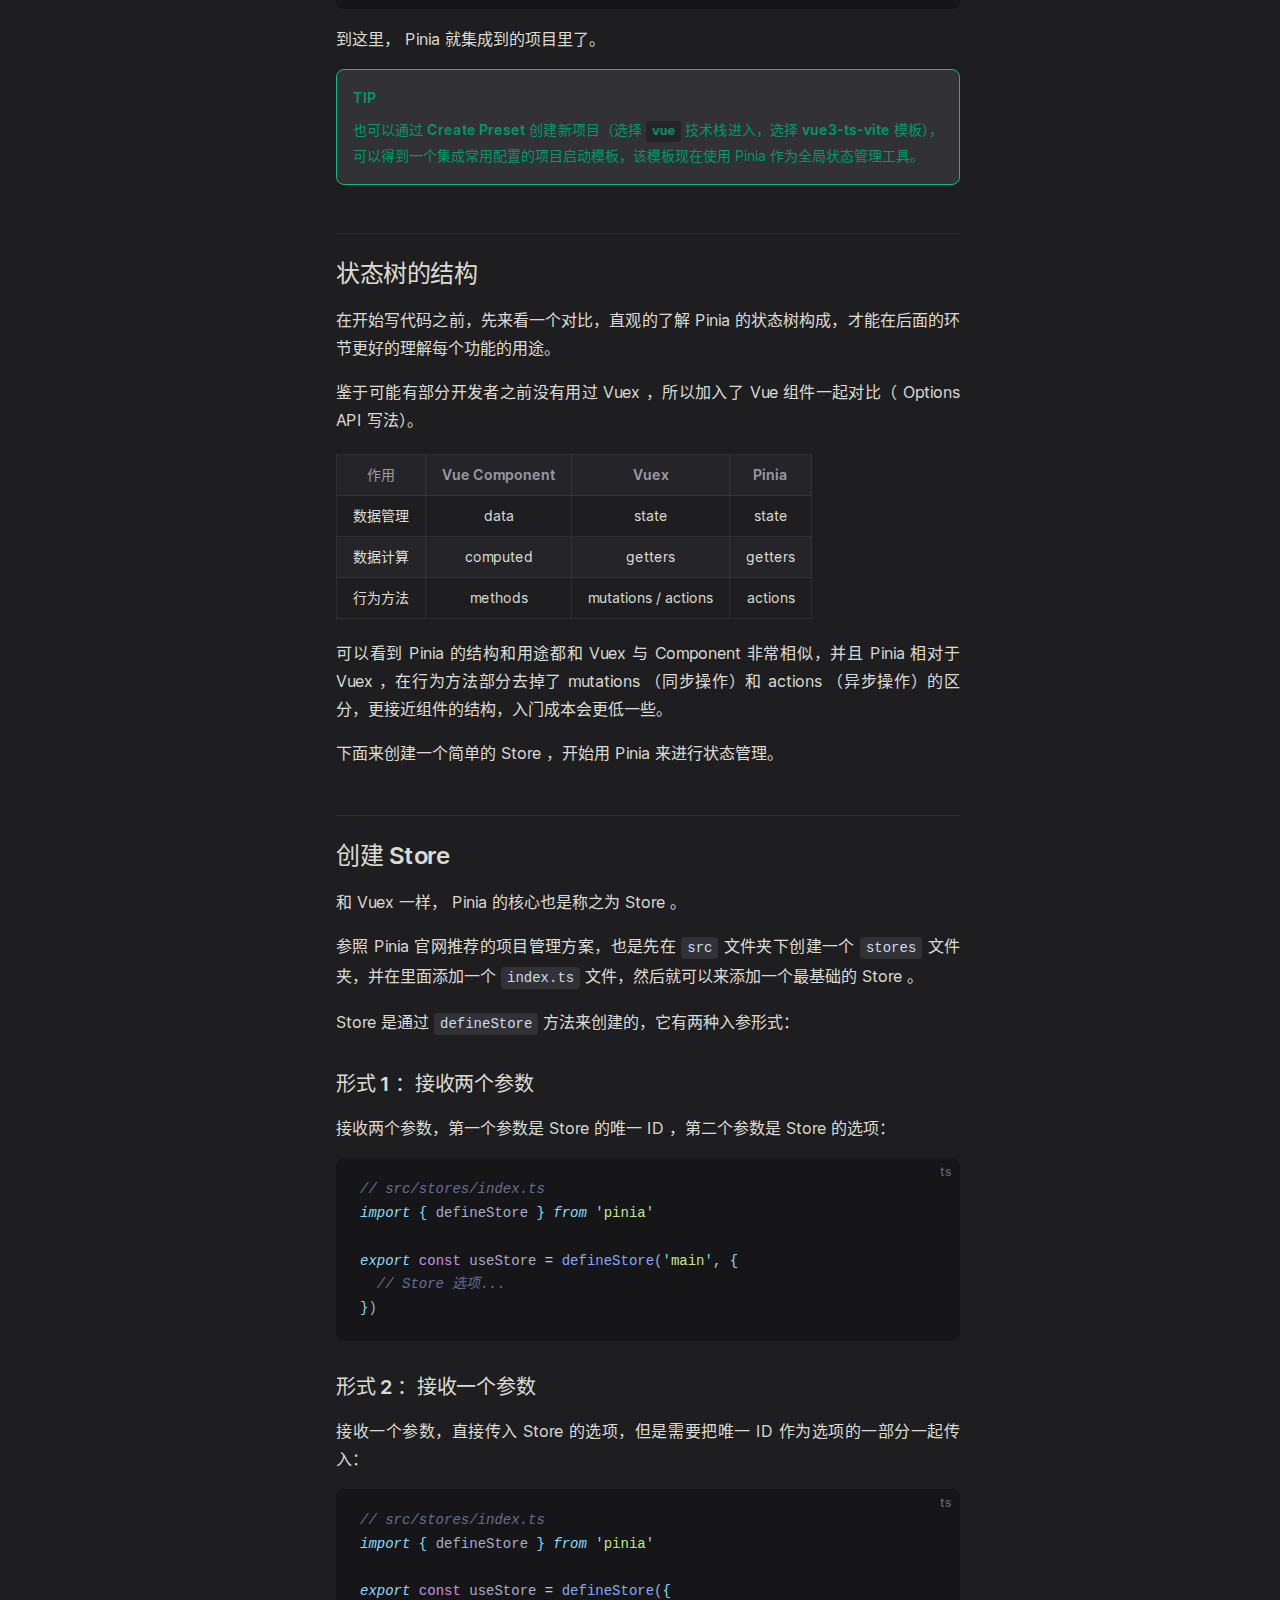
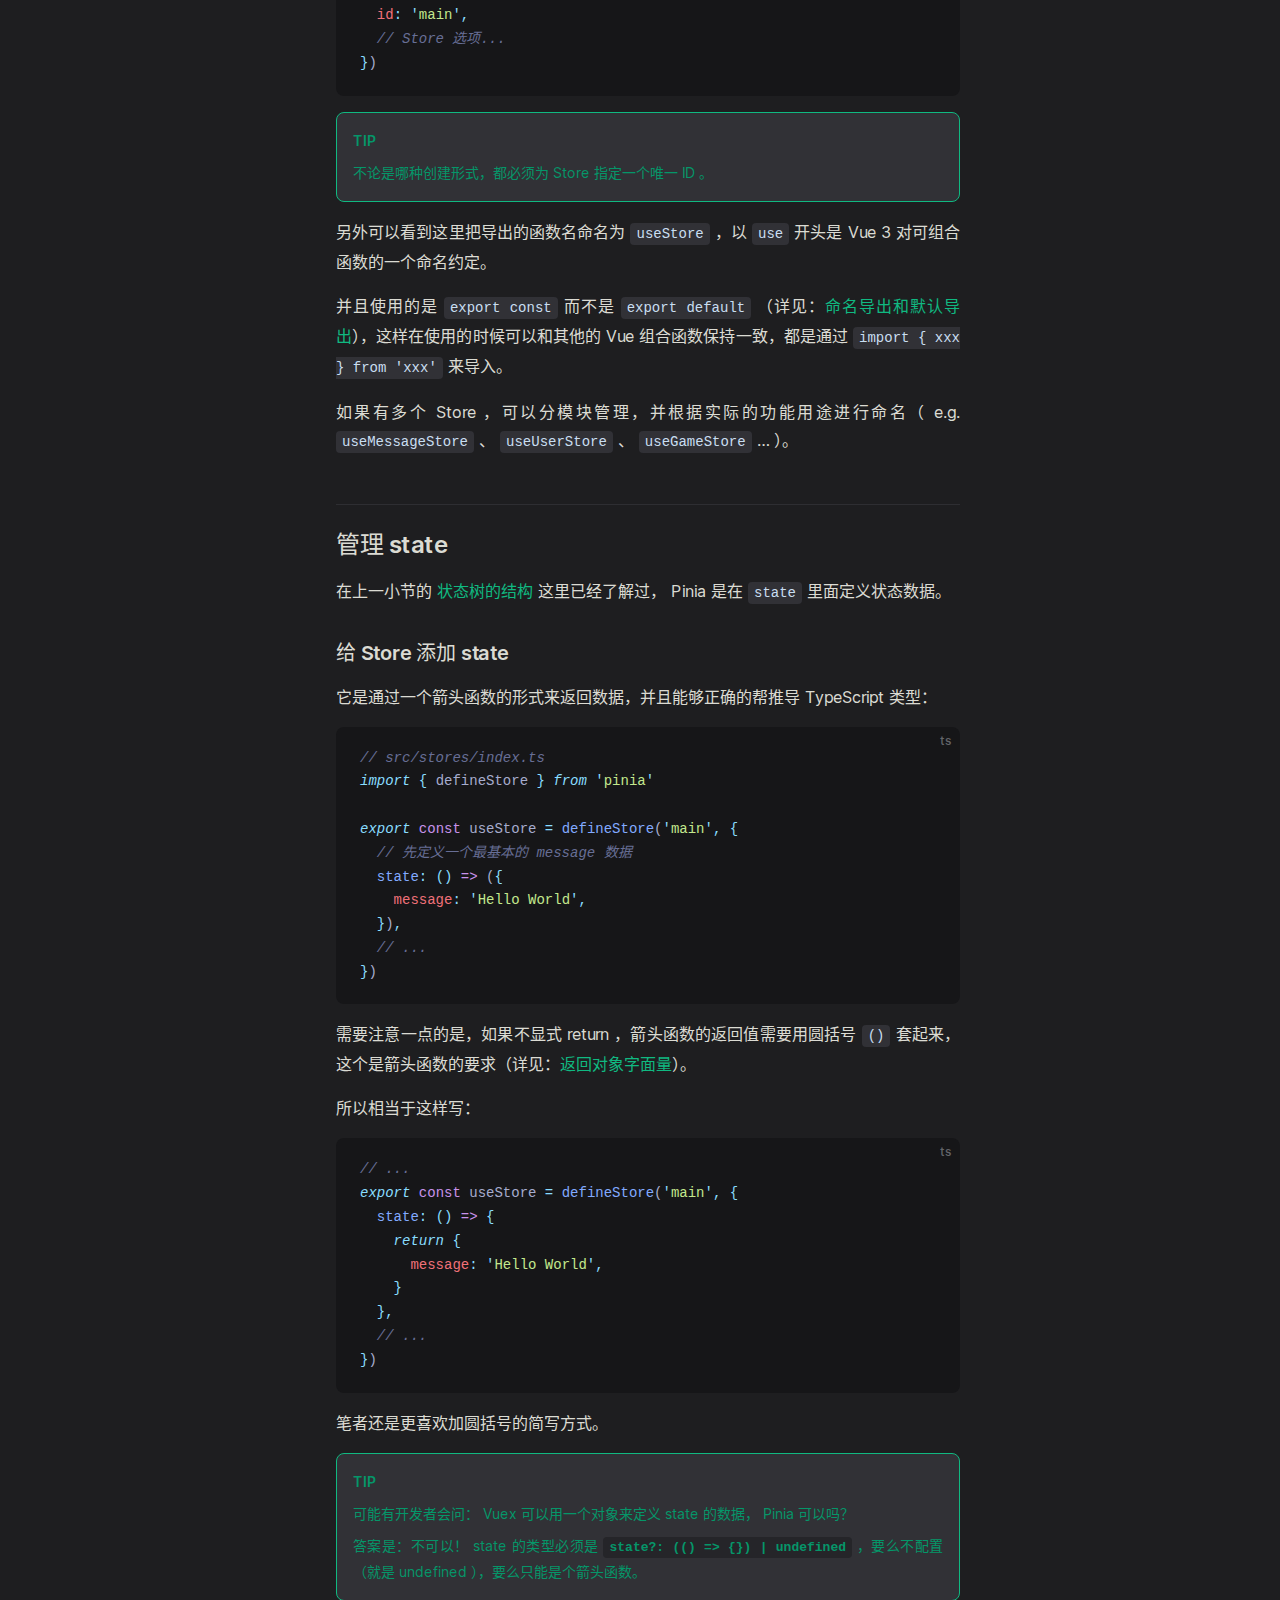
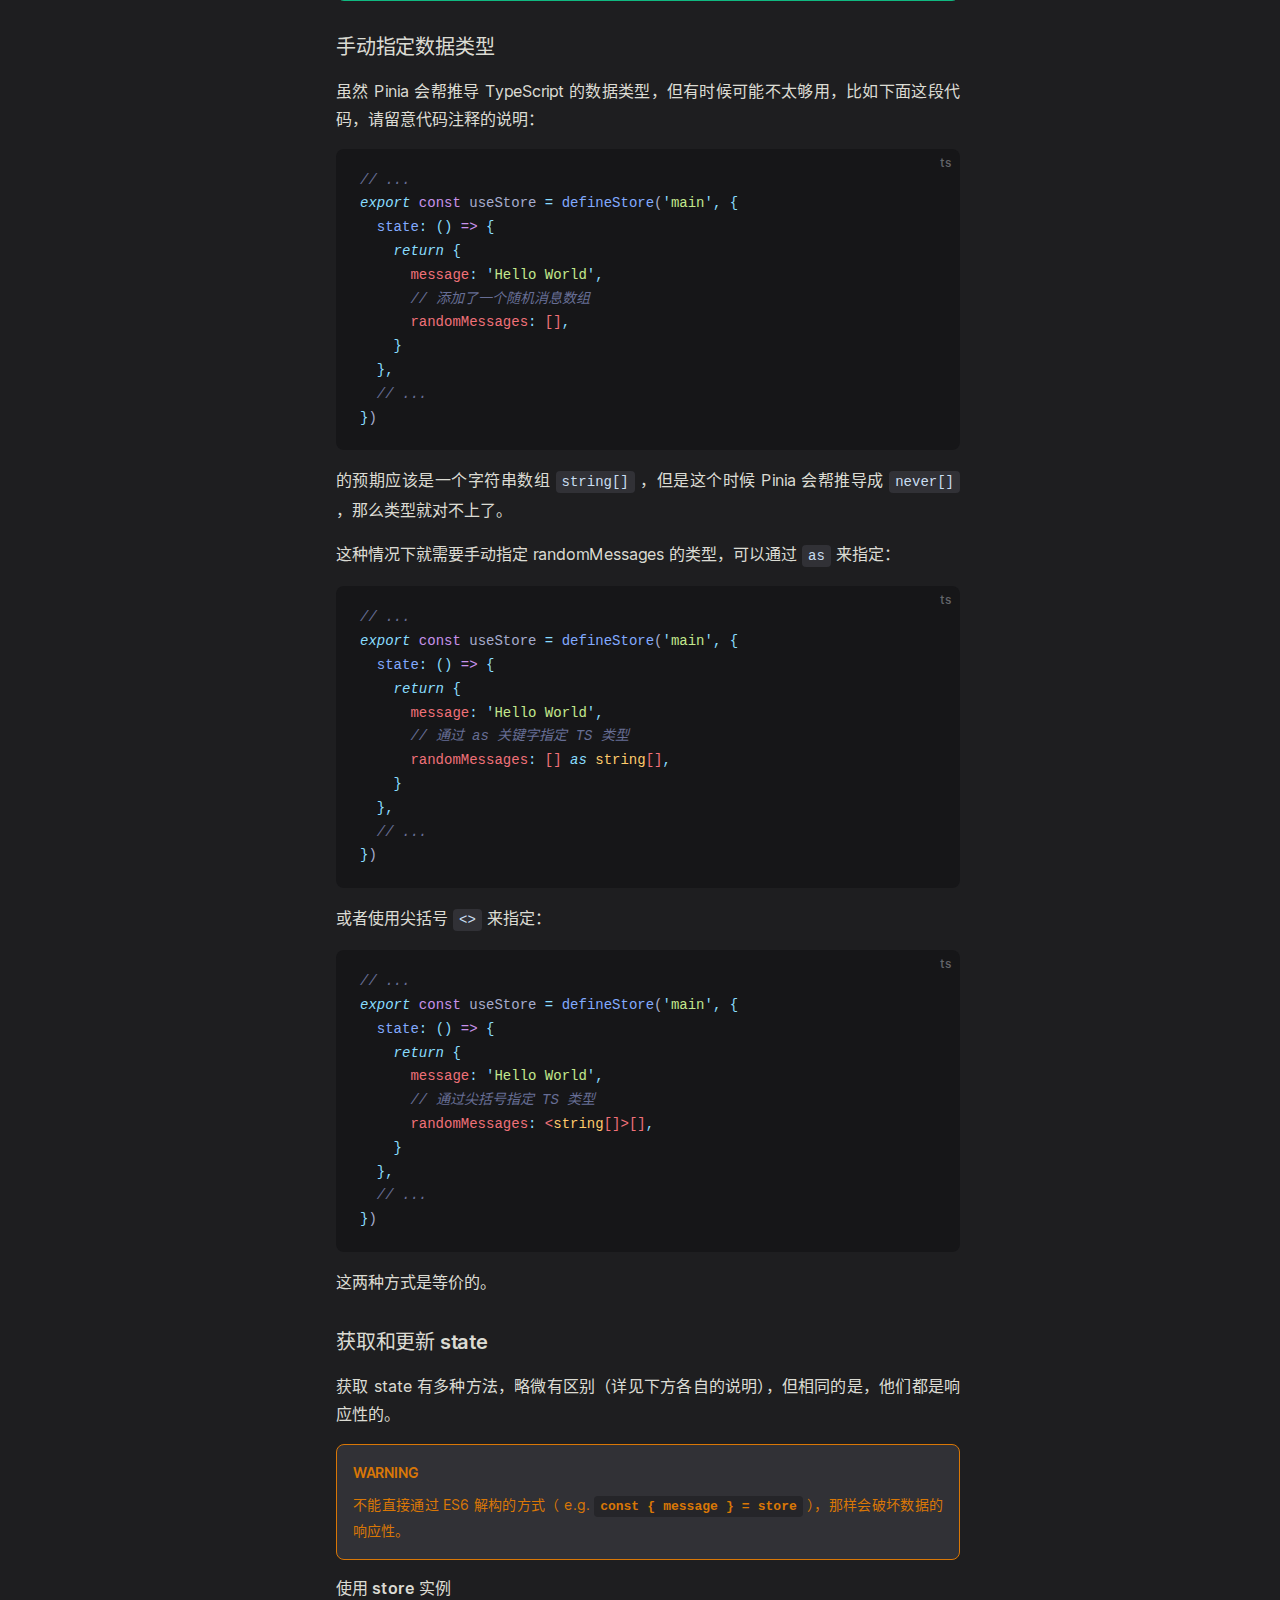
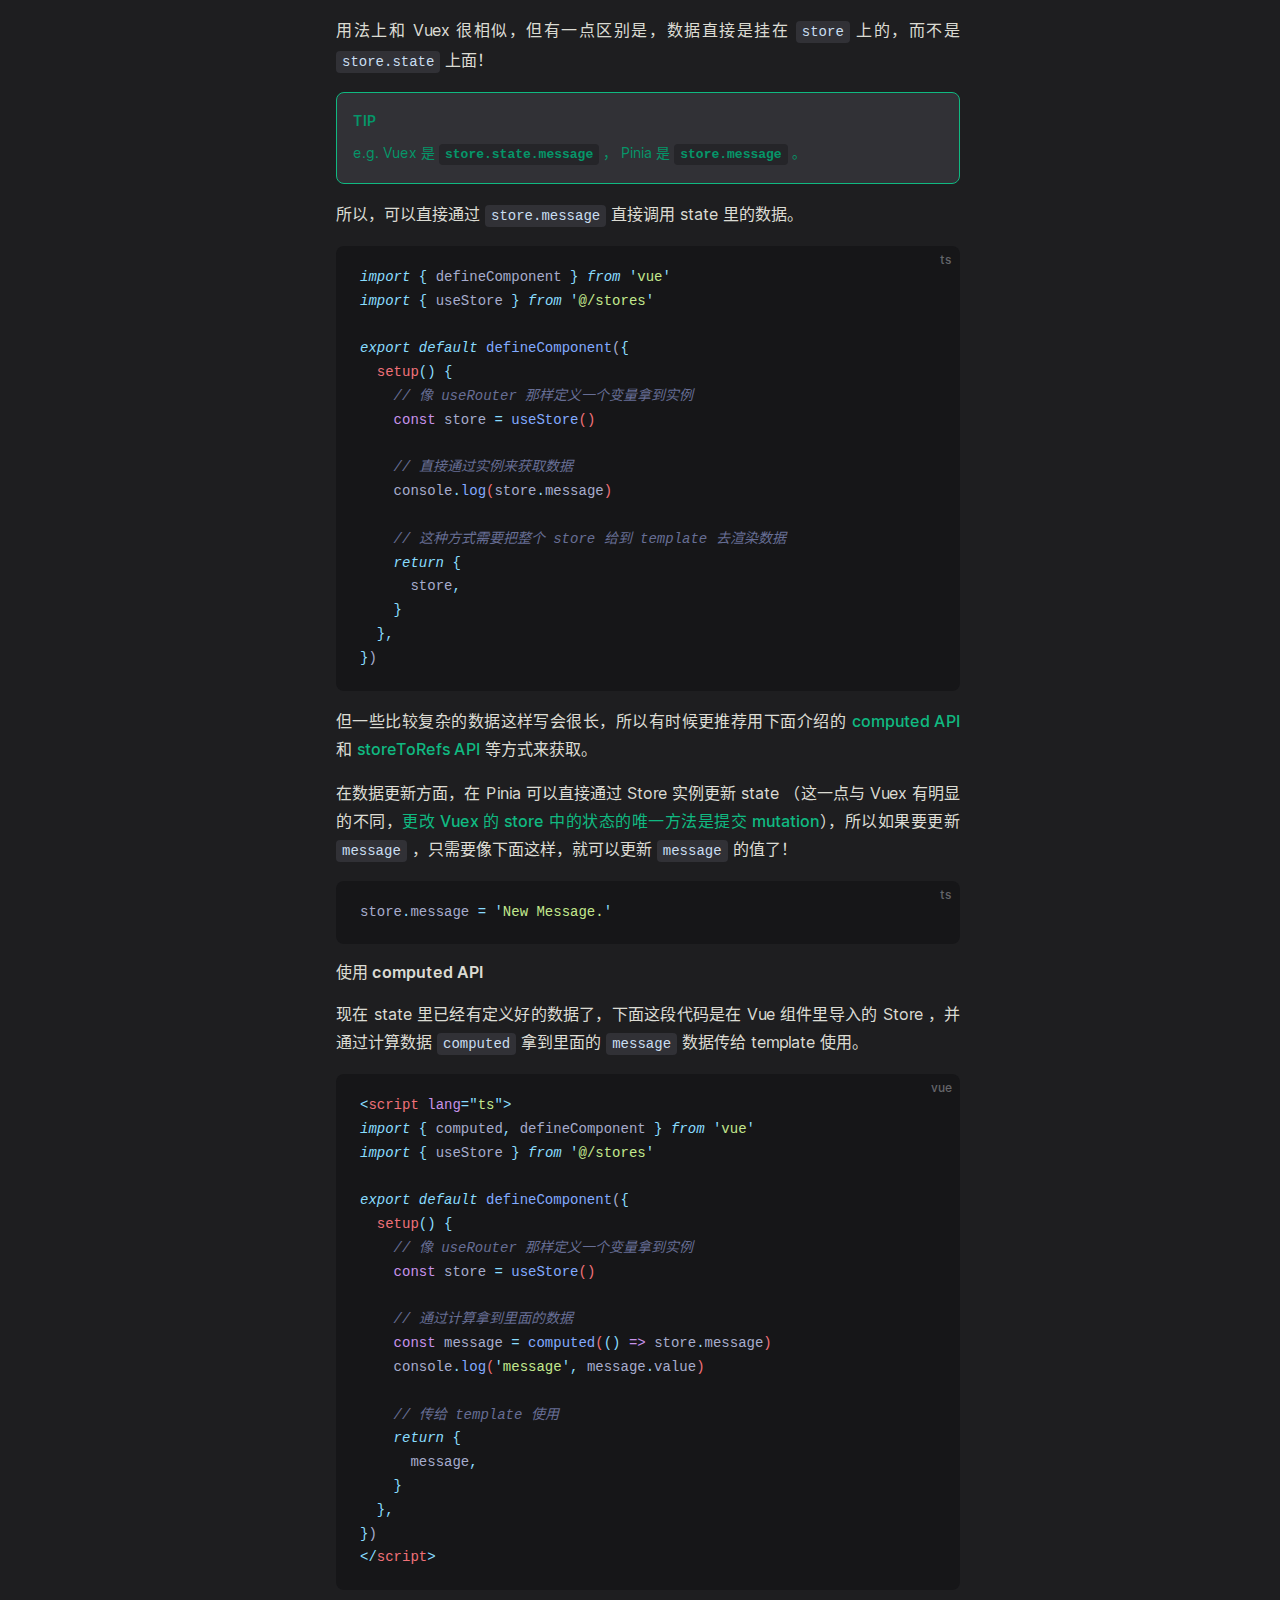
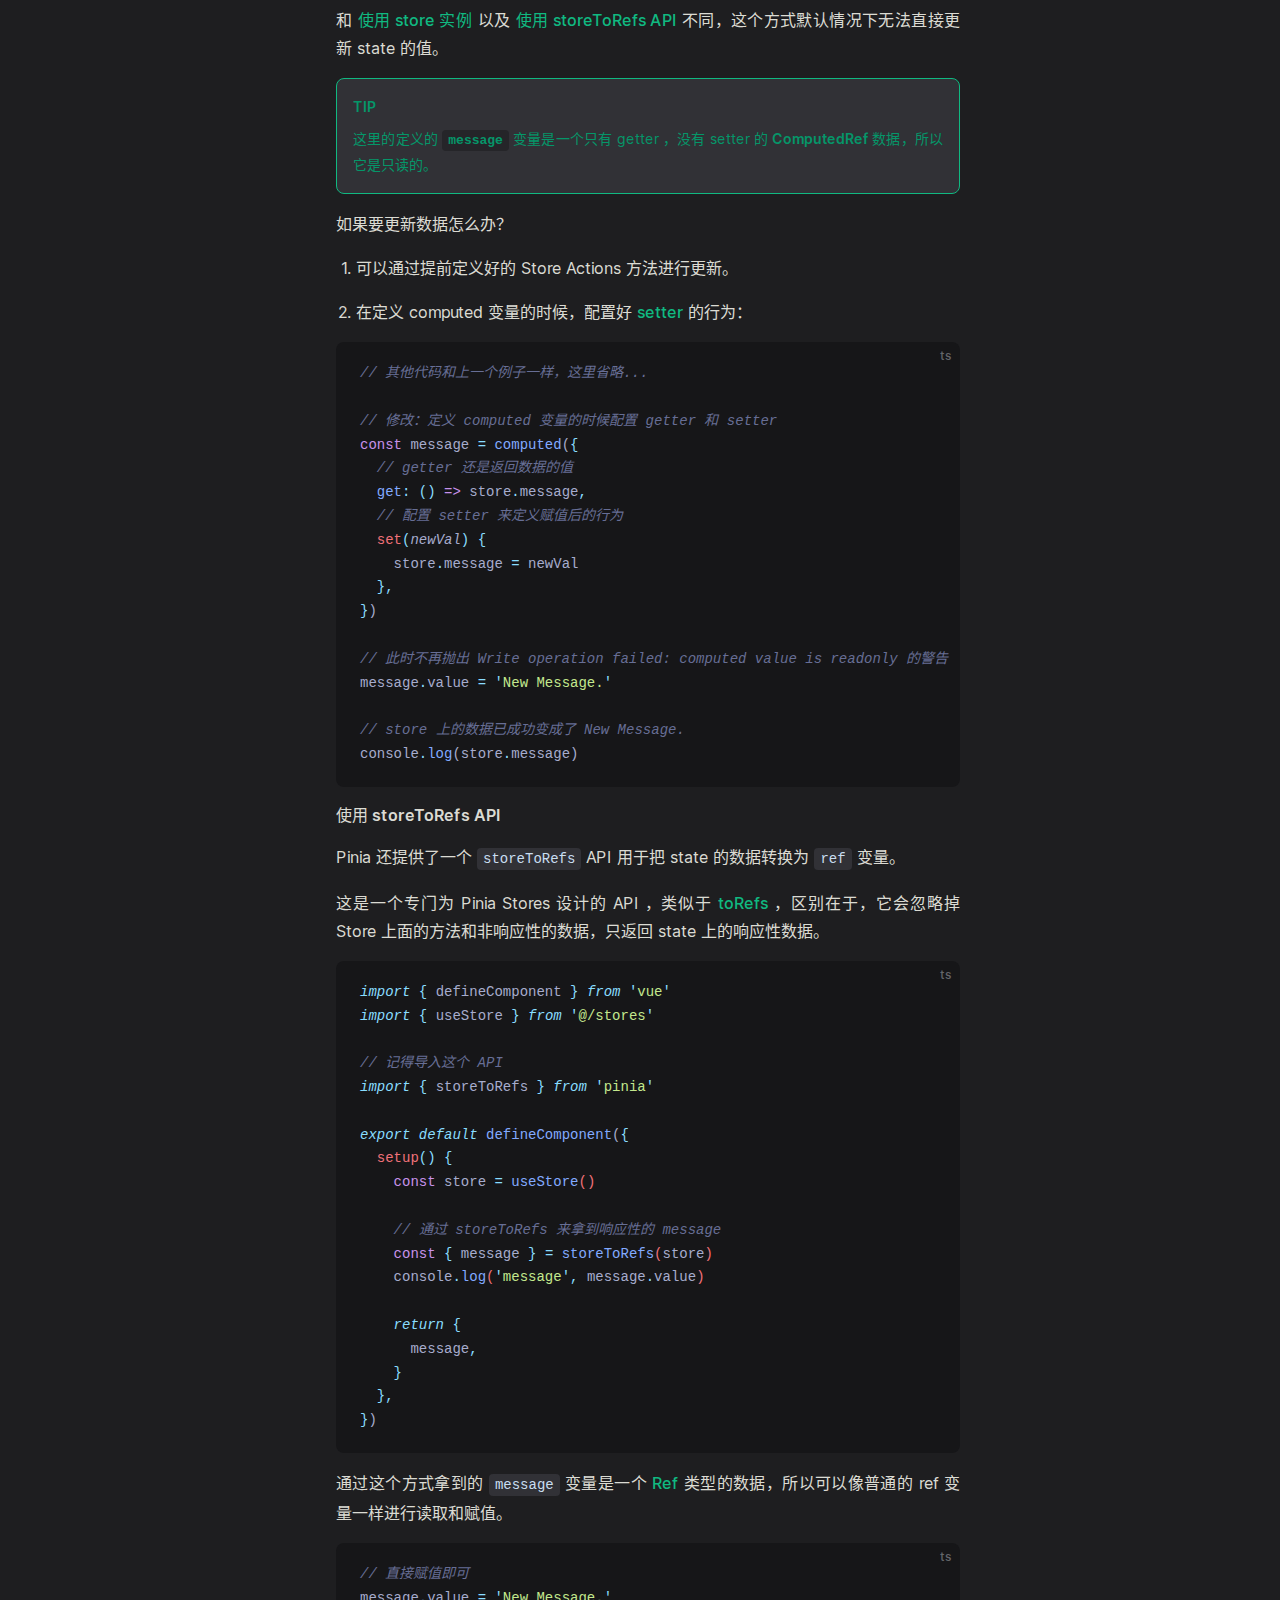
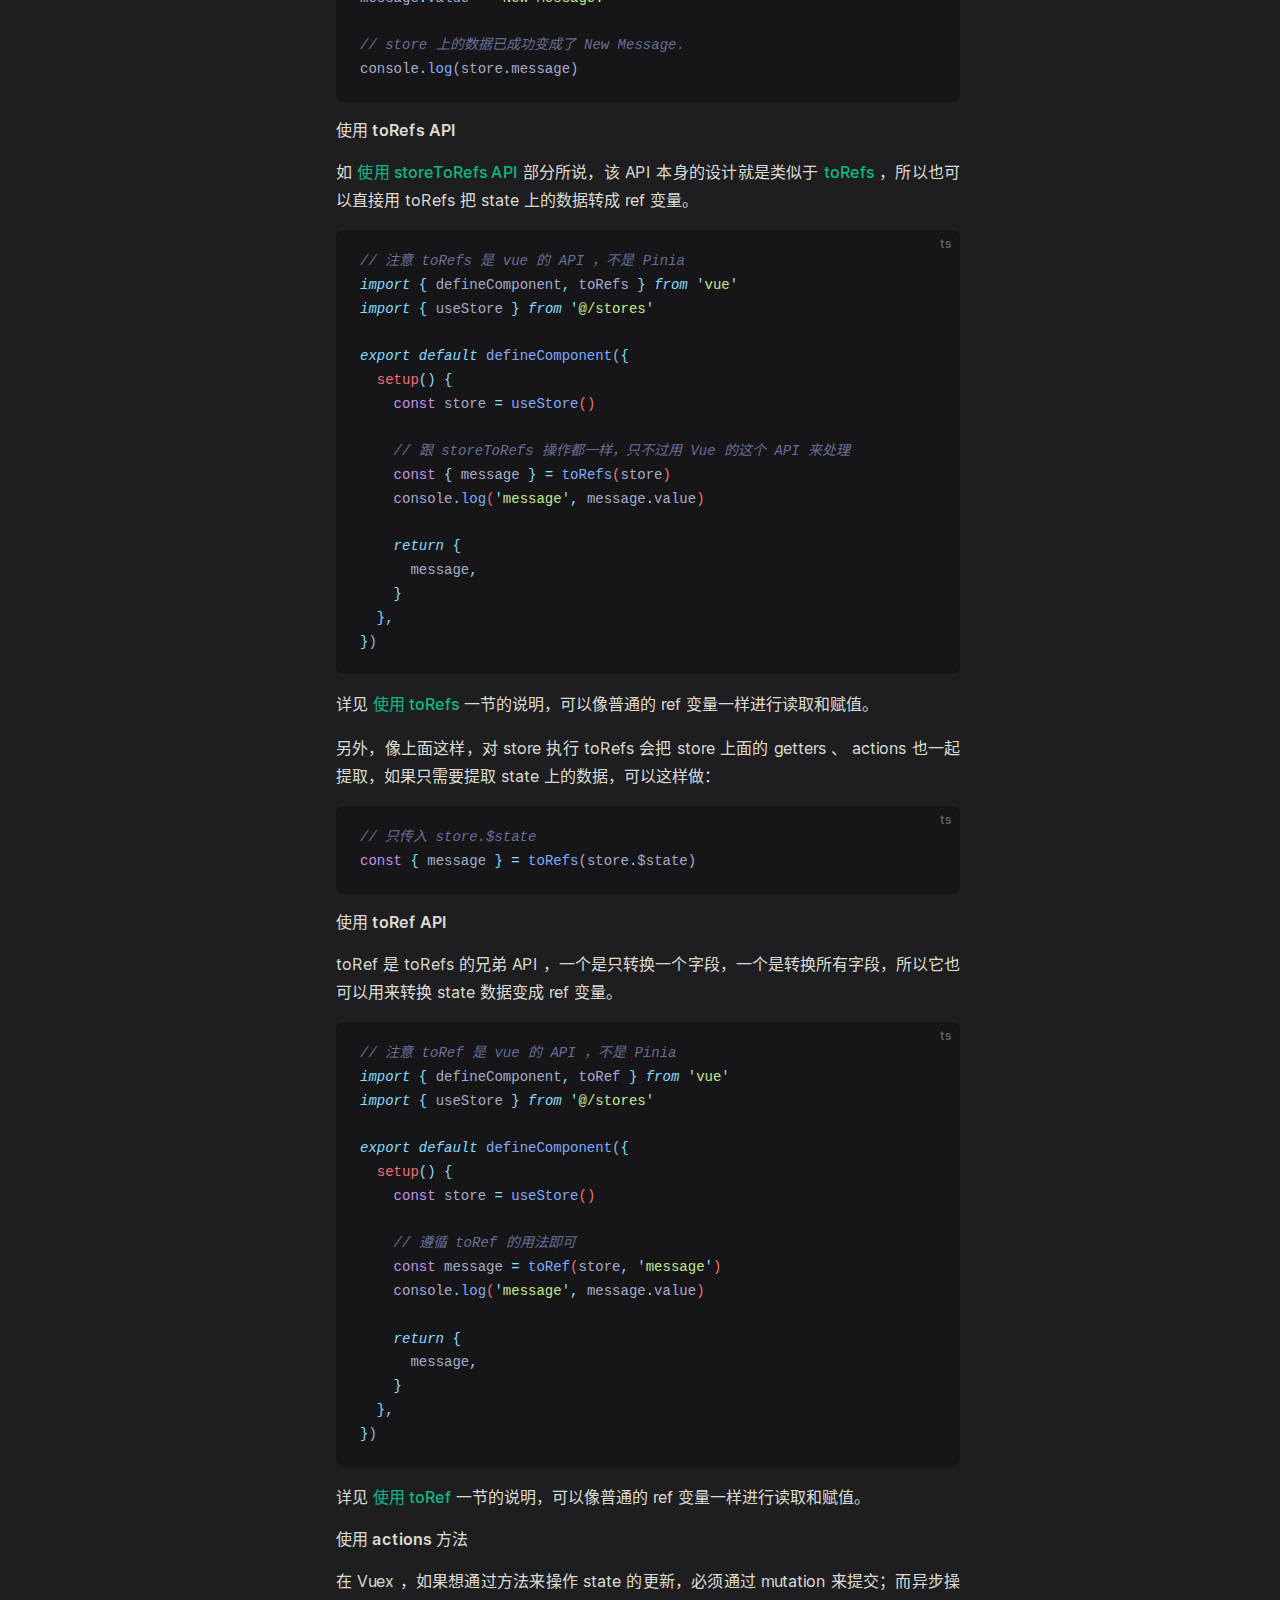
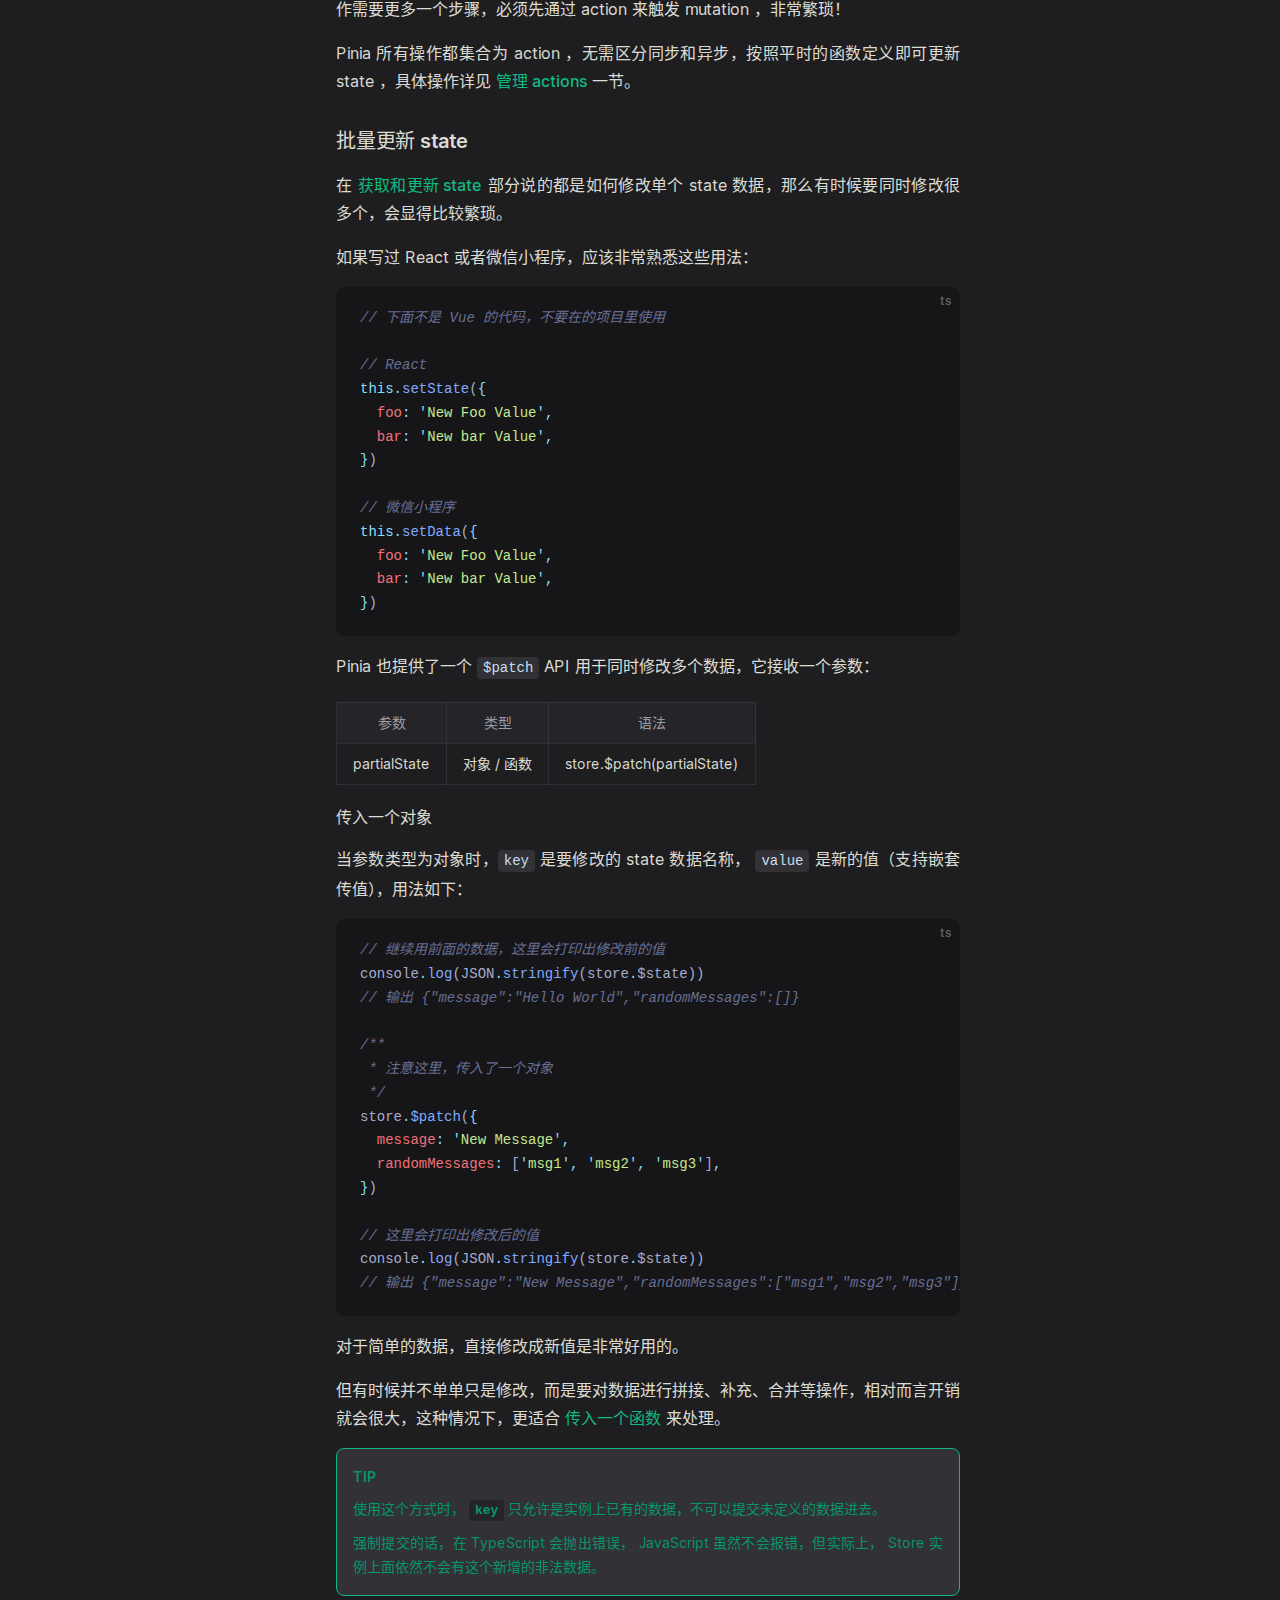
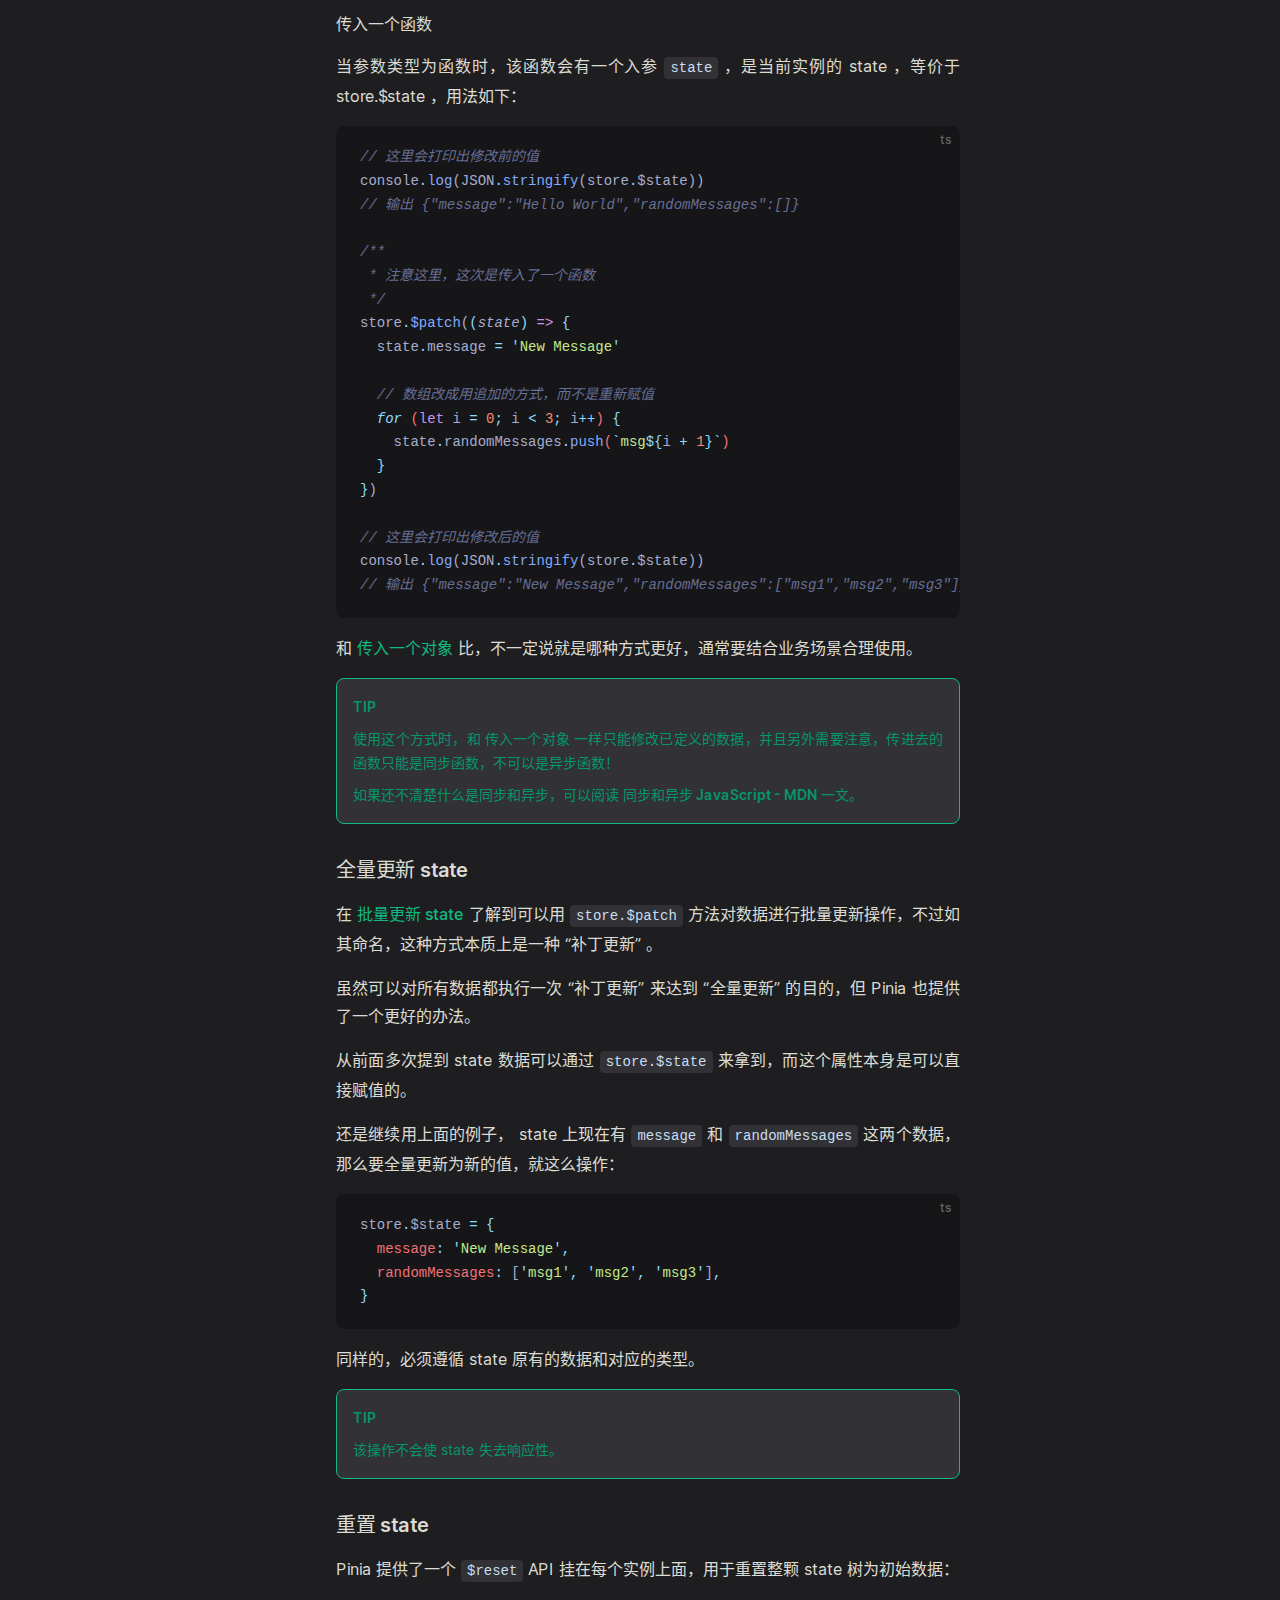
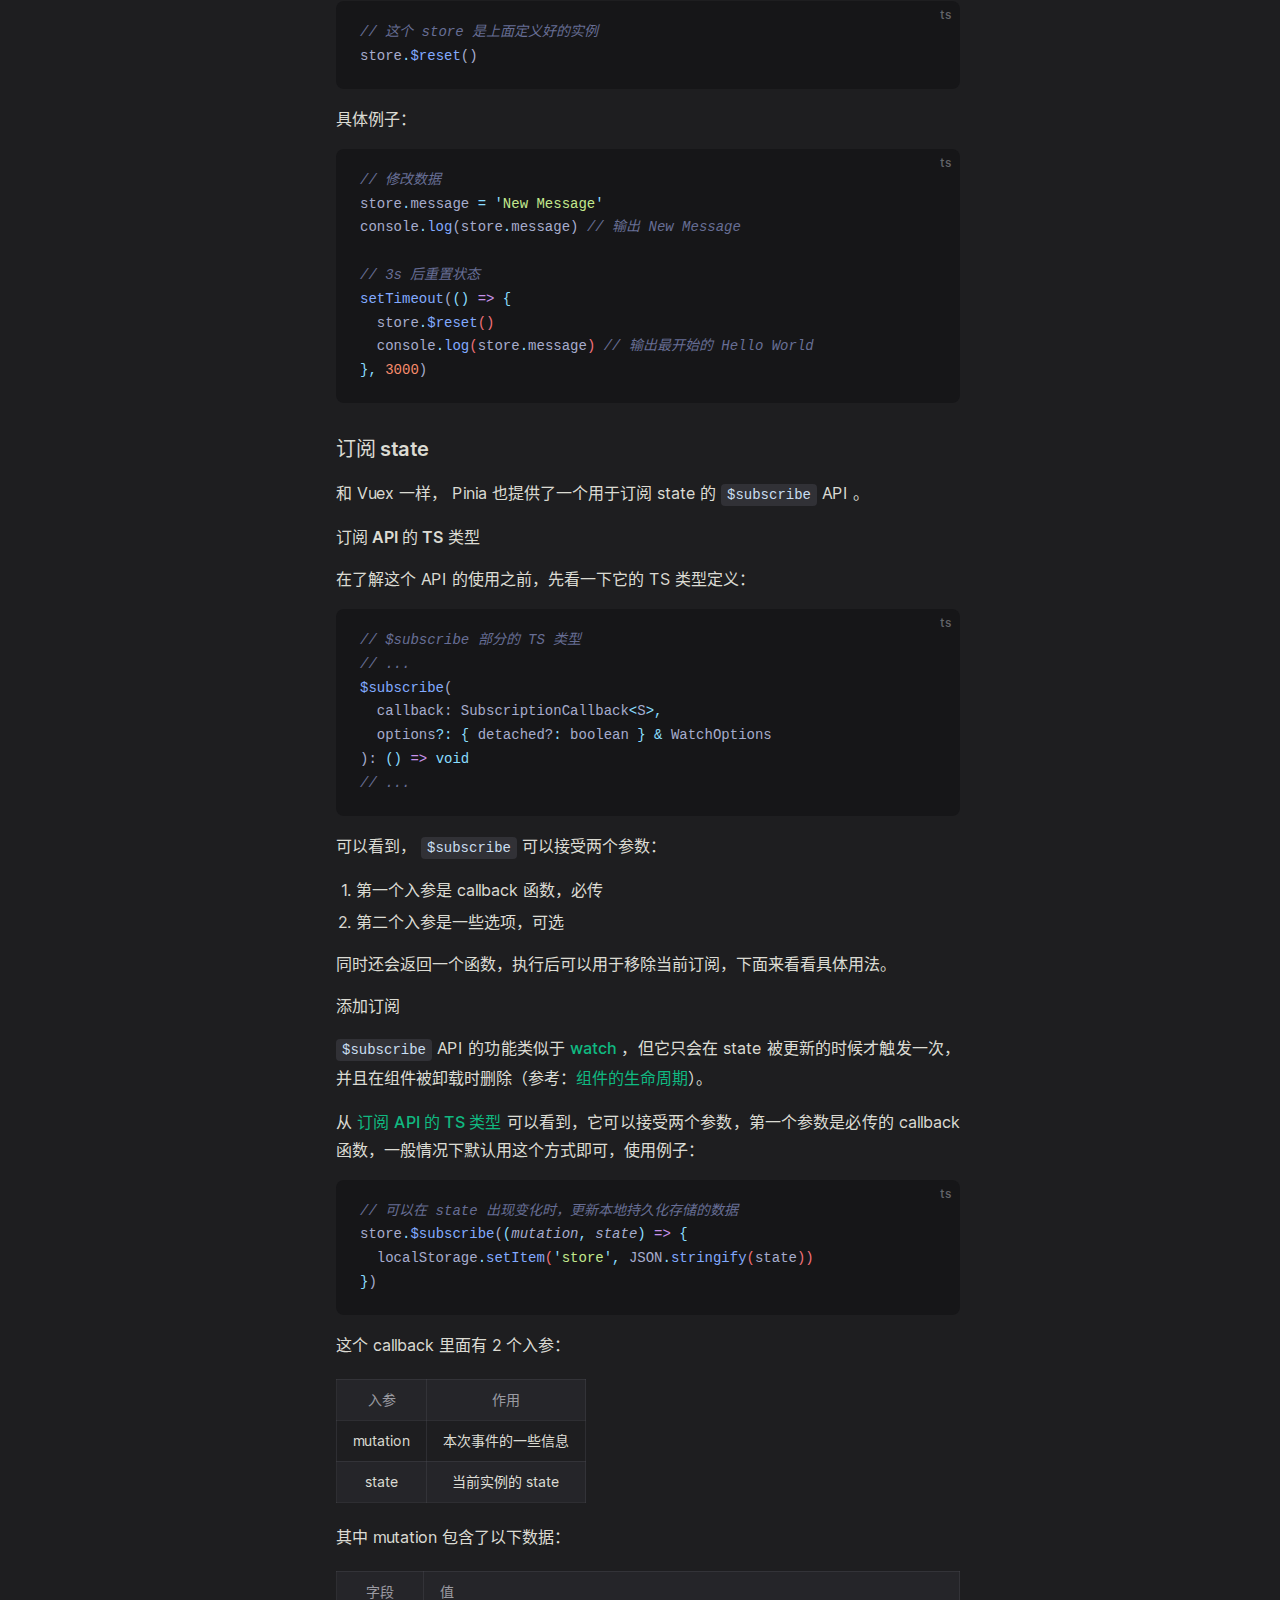
<file: pinia.html>
<!DOCTYPE html>
<html lang="zh-CN" dir="ltr">
  <head>
    <meta charset="utf-8">
    <meta name="viewport" content="width=device-width,initial-scale=1">
    <title>全局状态管理 | Vue3 入门指南与实战案例</title>
    <meta name="description" content="这是一个关于 Vue 3 + TypeScript 的起步学习教程，适合完全的 Vue 新手和 Vue 2.0 的老手，在官方文档的基础上融入自己的一些实践经验。">
    <link rel="preload stylesheet" href="/assets/style.fcf239f0.css" as="style">
    <script type="module" src="/assets/app.0b85fae0.js"></script>
    <link rel="preload" href="/assets/inter-roman-latin.2ed14f66.woff2" as="font" type="font/woff2" crossorigin="">
  <link rel="modulepreload" href="/assets/chunks/framework.6e7fb2f6.js">
  <link rel="modulepreload" href="/assets/chunks/theme.ce517023.js">
  <link rel="modulepreload" href="/assets/pinia.md.115e7e9d.lean.js">
  <link rel="icon" href="https://chengpeiquan.com/favicon.ico">
  <meta name="keywords" content="Vue3, Vue3.x, Vue3入门, Vue3教程, 学习Vue3, Vue3案例, Vue3教学, Vue3好用吗, Vue3怎么学, 前端工程化, 前端工程化：基于Vue.js 3.0的设计与实践">
  <script id="check-dark-light">(()=>{const e=localStorage.getItem("vitepress-theme-appearance")||"dark",a=window.matchMedia("(prefers-color-scheme: dark)").matches;(!e||e==="auto"?a:e==="dark")&&document.documentElement.classList.add("dark")})();</script>
  </head>
  <body>
    <div id="app"><div class="Layout" data-v-485b8cd3><!--[--><!--]--><!--[--><span tabindex="-1" data-v-e1443a25></span><a href="#VPContent" class="VPSkipLink visually-hidden" data-v-e1443a25> Skip to content </a><!--]--><!----><header class="VPNav" data-v-485b8cd3 data-v-eae502df><div class="VPNavBar has-sidebar" data-v-eae502df data-v-1947e11e><div class="container" data-v-1947e11e><div class="title" data-v-1947e11e><div class="VPNavBarTitle has-sidebar" data-v-1947e11e data-v-d7b5d633><a class="title" href="/" data-v-d7b5d633><!--[--><!--]--><!----><!--[-->Vue3 入门指南与实战案例<!--]--><!--[--><!--]--></a></div></div><div class="content" data-v-1947e11e><div class="curtain" data-v-1947e11e></div><div class="content-body" data-v-1947e11e><!--[--><!--]--><div class="VPNavBarSearch search" style="--vp-meta-key:&#39;Meta&#39;;" data-v-1947e11e><!--[--><!----><div id="docsearch"><button type="button" class="DocSearch DocSearch-Button" aria-label="Search"><span class="DocSearch-Button-Container"><svg class="DocSearch-Search-Icon" width="20" height="20" viewBox="0 0 20 20" aria-label="search icon"><path d="M14.386 14.386l4.0877 4.0877-4.0877-4.0877c-2.9418 2.9419-7.7115 2.9419-10.6533 0-2.9419-2.9418-2.9419-7.7115 0-10.6533 2.9418-2.9419 7.7115-2.9419 10.6533 0 2.9419 2.9418 2.9419 7.7115 0 10.6533z" stroke="currentColor" fill="none" fill-rule="evenodd" stroke-linecap="round" stroke-linejoin="round"></path></svg><span class="DocSearch-Button-Placeholder">Search</span></span><span class="DocSearch-Button-Keys"><kbd class="DocSearch-Button-Key"></kbd><kbd class="DocSearch-Button-Key">K</kbd></span></button></div><!--]--></div><nav aria-labelledby="main-nav-aria-label" class="VPNavBarMenu menu" data-v-1947e11e data-v-9906507e><span id="main-nav-aria-label" class="visually-hidden" data-v-9906507e>Main Navigation</span><!--[--><!--[--><a class="VPLink link VPNavBarMenuLink" href="https://union-click.jd.com/jdc?e=jdext-1638352360249409536-0-1&amp;p=[base64]" target="_blank" rel="noreferrer" tabindex="0" data-v-9906507e data-v-061e353d data-v-729a8227><!--[-->购买纸质版<!--]--><svg xmlns="http://www.w3.org/2000/svg" aria-hidden="true" focusable="false" height="24px" viewbox="0 0 24 24" width="24px" class="icon" data-v-729a8227><path d="M0 0h24v24H0V0z" fill="none"></path><path d="M9 5v2h6.59L4 18.59 5.41 20 17 8.41V15h2V5H9z"></path></svg></a><!--]--><!--[--><a class="VPLink link VPNavBarMenuLink" href="https://chengpeiquan.com/" target="_blank" rel="noreferrer" tabindex="0" data-v-9906507e data-v-061e353d data-v-729a8227><!--[-->博客首页<!--]--><svg xmlns="http://www.w3.org/2000/svg" aria-hidden="true" focusable="false" height="24px" viewbox="0 0 24 24" width="24px" class="icon" data-v-729a8227><path d="M0 0h24v24H0V0z" fill="none"></path><path d="M9 5v2h6.59L4 18.59 5.41 20 17 8.41V15h2V5H9z"></path></svg></a><!--]--><!--[--><a class="VPLink link VPNavBarMenuLink" href="https://github.com/chengpeiquan/cooking-cookbook" target="_blank" rel="noreferrer" tabindex="0" data-v-9906507e data-v-061e353d data-v-729a8227><!--[-->菜谱教程<!--]--><svg xmlns="http://www.w3.org/2000/svg" aria-hidden="true" focusable="false" height="24px" viewbox="0 0 24 24" width="24px" class="icon" data-v-729a8227><path d="M0 0h24v24H0V0z" fill="none"></path><path d="M9 5v2h6.59L4 18.59 5.41 20 17 8.41V15h2V5H9z"></path></svg></a><!--]--><!--]--></nav><!----><div class="VPNavBarAppearance appearance" data-v-1947e11e data-v-3535c20c><button class="VPSwitch VPSwitchAppearance" type="button" role="switch" title="toggle dark mode" aria-checked="false" data-v-3535c20c data-v-ca9a9ea2 data-v-6ce29b43><span class="check" data-v-6ce29b43><span class="icon" data-v-6ce29b43><!--[--><svg xmlns="http://www.w3.org/2000/svg" aria-hidden="true" focusable="false" viewbox="0 0 24 24" class="sun" data-v-ca9a9ea2><path d="M12,18c-3.3,0-6-2.7-6-6s2.7-6,6-6s6,2.7,6,6S15.3,18,12,18zM12,8c-2.2,0-4,1.8-4,4c0,2.2,1.8,4,4,4c2.2,0,4-1.8,4-4C16,9.8,14.2,8,12,8z"></path><path d="M12,4c-0.6,0-1-0.4-1-1V1c0-0.6,0.4-1,1-1s1,0.4,1,1v2C13,3.6,12.6,4,12,4z"></path><path d="M12,24c-0.6,0-1-0.4-1-1v-2c0-0.6,0.4-1,1-1s1,0.4,1,1v2C13,23.6,12.6,24,12,24z"></path><path d="M5.6,6.6c-0.3,0-0.5-0.1-0.7-0.3L3.5,4.9c-0.4-0.4-0.4-1,0-1.4s1-0.4,1.4,0l1.4,1.4c0.4,0.4,0.4,1,0,1.4C6.2,6.5,5.9,6.6,5.6,6.6z"></path><path d="M19.8,20.8c-0.3,0-0.5-0.1-0.7-0.3l-1.4-1.4c-0.4-0.4-0.4-1,0-1.4s1-0.4,1.4,0l1.4,1.4c0.4,0.4,0.4,1,0,1.4C20.3,20.7,20,20.8,19.8,20.8z"></path><path d="M3,13H1c-0.6,0-1-0.4-1-1s0.4-1,1-1h2c0.6,0,1,0.4,1,1S3.6,13,3,13z"></path><path d="M23,13h-2c-0.6,0-1-0.4-1-1s0.4-1,1-1h2c0.6,0,1,0.4,1,1S23.6,13,23,13z"></path><path d="M4.2,20.8c-0.3,0-0.5-0.1-0.7-0.3c-0.4-0.4-0.4-1,0-1.4l1.4-1.4c0.4-0.4,1-0.4,1.4,0s0.4,1,0,1.4l-1.4,1.4C4.7,20.7,4.5,20.8,4.2,20.8z"></path><path d="M18.4,6.6c-0.3,0-0.5-0.1-0.7-0.3c-0.4-0.4-0.4-1,0-1.4l1.4-1.4c0.4-0.4,1-0.4,1.4,0s0.4,1,0,1.4l-1.4,1.4C18.9,6.5,18.6,6.6,18.4,6.6z"></path></svg><svg xmlns="http://www.w3.org/2000/svg" aria-hidden="true" focusable="false" viewbox="0 0 24 24" class="moon" data-v-ca9a9ea2><path d="M12.1,22c-0.3,0-0.6,0-0.9,0c-5.5-0.5-9.5-5.4-9-10.9c0.4-4.8,4.2-8.6,9-9c0.4,0,0.8,0.2,1,0.5c0.2,0.3,0.2,0.8-0.1,1.1c-2,2.7-1.4,6.4,1.3,8.4c2.1,1.6,5,1.6,7.1,0c0.3-0.2,0.7-0.3,1.1-0.1c0.3,0.2,0.5,0.6,0.5,1c-0.2,2.7-1.5,5.1-3.6,6.8C16.6,21.2,14.4,22,12.1,22zM9.3,4.4c-2.9,1-5,3.6-5.2,6.8c-0.4,4.4,2.8,8.3,7.2,8.7c2.1,0.2,4.2-0.4,5.8-1.8c1.1-0.9,1.9-2.1,2.4-3.4c-2.5,0.9-5.3,0.5-7.5-1.1C9.2,11.4,8.1,7.7,9.3,4.4z"></path></svg><!--]--></span></span></button></div><div class="VPSocialLinks VPNavBarSocialLinks social-links" data-v-1947e11e data-v-71c230ed data-v-ba002a3e><!--[--><a class="VPSocialLink" href="https://github.com/chengpeiquan/learning-vue3" aria-label="github" target="_blank" rel="noopener" data-v-ba002a3e data-v-18d19465><svg role="img" viewBox="0 0 24 24" xmlns="http://www.w3.org/2000/svg"><title>GitHub</title><path d="M12 .297c-6.63 0-12 5.373-12 12 0 5.303 3.438 9.8 8.205 11.385.6.113.82-.258.82-.577 0-.285-.01-1.04-.015-2.04-3.338.724-4.042-1.61-4.042-1.61C4.422 18.07 3.633 17.7 3.633 17.7c-1.087-.744.084-.729.084-.729 1.205.084 1.838 1.236 1.838 1.236 1.07 1.835 2.809 1.305 3.495.998.108-.776.417-1.305.76-1.605-2.665-.3-5.466-1.332-5.466-5.93 0-1.31.465-2.38 1.235-3.22-.135-.303-.54-1.523.105-3.176 0 0 1.005-.322 3.3 1.23.96-.267 1.98-.399 3-.405 1.02.006 2.04.138 3 .405 2.28-1.552 3.285-1.23 3.285-1.23.645 1.653.24 2.873.12 3.176.765.84 1.23 1.91 1.23 3.22 0 4.61-2.805 5.625-5.475 5.92.42.36.81 1.096.81 2.22 0 1.606-.015 2.896-.015 3.286 0 .315.21.69.825.57C20.565 22.092 24 17.592 24 12.297c0-6.627-5.373-12-12-12"/></svg></a><!--]--></div><div class="VPFlyout VPNavBarExtra extra" data-v-1947e11e data-v-3a5b20db data-v-43a23abe><button type="button" class="button" aria-haspopup="true" aria-expanded="false" aria-label="extra navigation" data-v-43a23abe><svg xmlns="http://www.w3.org/2000/svg" aria-hidden="true" focusable="false" viewbox="0 0 24 24" class="icon" data-v-43a23abe><circle cx="12" cy="12" r="2"></circle><circle cx="19" cy="12" r="2"></circle><circle cx="5" cy="12" r="2"></circle></svg></button><div class="menu" data-v-43a23abe><div class="VPMenu" data-v-43a23abe data-v-a838eccf><!----><!--[--><!--[--><!----><div class="group" data-v-3a5b20db><div class="item appearance" data-v-3a5b20db><p class="label" data-v-3a5b20db>Appearance</p><div class="appearance-action" data-v-3a5b20db><button class="VPSwitch VPSwitchAppearance" type="button" role="switch" title="toggle dark mode" aria-checked="false" data-v-3a5b20db data-v-ca9a9ea2 data-v-6ce29b43><span class="check" data-v-6ce29b43><span class="icon" data-v-6ce29b43><!--[--><svg xmlns="http://www.w3.org/2000/svg" aria-hidden="true" focusable="false" viewbox="0 0 24 24" class="sun" data-v-ca9a9ea2><path d="M12,18c-3.3,0-6-2.7-6-6s2.7-6,6-6s6,2.7,6,6S15.3,18,12,18zM12,8c-2.2,0-4,1.8-4,4c0,2.2,1.8,4,4,4c2.2,0,4-1.8,4-4C16,9.8,14.2,8,12,8z"></path><path d="M12,4c-0.6,0-1-0.4-1-1V1c0-0.6,0.4-1,1-1s1,0.4,1,1v2C13,3.6,12.6,4,12,4z"></path><path d="M12,24c-0.6,0-1-0.4-1-1v-2c0-0.6,0.4-1,1-1s1,0.4,1,1v2C13,23.6,12.6,24,12,24z"></path><path d="M5.6,6.6c-0.3,0-0.5-0.1-0.7-0.3L3.5,4.9c-0.4-0.4-0.4-1,0-1.4s1-0.4,1.4,0l1.4,1.4c0.4,0.4,0.4,1,0,1.4C6.2,6.5,5.9,6.6,5.6,6.6z"></path><path d="M19.8,20.8c-0.3,0-0.5-0.1-0.7-0.3l-1.4-1.4c-0.4-0.4-0.4-1,0-1.4s1-0.4,1.4,0l1.4,1.4c0.4,0.4,0.4,1,0,1.4C20.3,20.7,20,20.8,19.8,20.8z"></path><path d="M3,13H1c-0.6,0-1-0.4-1-1s0.4-1,1-1h2c0.6,0,1,0.4,1,1S3.6,13,3,13z"></path><path d="M23,13h-2c-0.6,0-1-0.4-1-1s0.4-1,1-1h2c0.6,0,1,0.4,1,1S23.6,13,23,13z"></path><path d="M4.2,20.8c-0.3,0-0.5-0.1-0.7-0.3c-0.4-0.4-0.4-1,0-1.4l1.4-1.4c0.4-0.4,1-0.4,1.4,0s0.4,1,0,1.4l-1.4,1.4C4.7,20.7,4.5,20.8,4.2,20.8z"></path><path d="M18.4,6.6c-0.3,0-0.5-0.1-0.7-0.3c-0.4-0.4-0.4-1,0-1.4l1.4-1.4c0.4-0.4,1-0.4,1.4,0s0.4,1,0,1.4l-1.4,1.4C18.9,6.5,18.6,6.6,18.4,6.6z"></path></svg><svg xmlns="http://www.w3.org/2000/svg" aria-hidden="true" focusable="false" viewbox="0 0 24 24" class="moon" data-v-ca9a9ea2><path d="M12.1,22c-0.3,0-0.6,0-0.9,0c-5.5-0.5-9.5-5.4-9-10.9c0.4-4.8,4.2-8.6,9-9c0.4,0,0.8,0.2,1,0.5c0.2,0.3,0.2,0.8-0.1,1.1c-2,2.7-1.4,6.4,1.3,8.4c2.1,1.6,5,1.6,7.1,0c0.3-0.2,0.7-0.3,1.1-0.1c0.3,0.2,0.5,0.6,0.5,1c-0.2,2.7-1.5,5.1-3.6,6.8C16.6,21.2,14.4,22,12.1,22zM9.3,4.4c-2.9,1-5,3.6-5.2,6.8c-0.4,4.4,2.8,8.3,7.2,8.7c2.1,0.2,4.2-0.4,5.8-1.8c1.1-0.9,1.9-2.1,2.4-3.4c-2.5,0.9-5.3,0.5-7.5-1.1C9.2,11.4,8.1,7.7,9.3,4.4z"></path></svg><!--]--></span></span></button></div></div></div><div class="group" data-v-3a5b20db><div class="item social-links" data-v-3a5b20db><div class="VPSocialLinks social-links-list" data-v-3a5b20db data-v-ba002a3e><!--[--><a class="VPSocialLink" href="https://github.com/chengpeiquan/learning-vue3" aria-label="github" target="_blank" rel="noopener" data-v-ba002a3e data-v-18d19465><svg role="img" viewBox="0 0 24 24" xmlns="http://www.w3.org/2000/svg"><title>GitHub</title><path d="M12 .297c-6.63 0-12 5.373-12 12 0 5.303 3.438 9.8 8.205 11.385.6.113.82-.258.82-.577 0-.285-.01-1.04-.015-2.04-3.338.724-4.042-1.61-4.042-1.61C4.422 18.07 3.633 17.7 3.633 17.7c-1.087-.744.084-.729.084-.729 1.205.084 1.838 1.236 1.838 1.236 1.07 1.835 2.809 1.305 3.495.998.108-.776.417-1.305.76-1.605-2.665-.3-5.466-1.332-5.466-5.93 0-1.31.465-2.38 1.235-3.22-.135-.303-.54-1.523.105-3.176 0 0 1.005-.322 3.3 1.23.96-.267 1.98-.399 3-.405 1.02.006 2.04.138 3 .405 2.28-1.552 3.285-1.23 3.285-1.23.645 1.653.24 2.873.12 3.176.765.84 1.23 1.91 1.23 3.22 0 4.61-2.805 5.625-5.475 5.92.42.36.81 1.096.81 2.22 0 1.606-.015 2.896-.015 3.286 0 .315.21.69.825.57C20.565 22.092 24 17.592 24 12.297c0-6.627-5.373-12-12-12"/></svg></a><!--]--></div></div></div><!--]--><!--]--></div></div></div><!--[--><!--]--><button type="button" class="VPNavBarHamburger hamburger" aria-label="mobile navigation" aria-expanded="false" aria-controls="VPNavScreen" data-v-1947e11e data-v-016832cc><span class="container" data-v-016832cc><span class="top" data-v-016832cc></span><span class="middle" data-v-016832cc></span><span class="bottom" data-v-016832cc></span></span></button></div></div></div></div><!----></header><div class="VPLocalNav" data-v-485b8cd3 data-v-07bdd997><button class="menu" aria-expanded="false" aria-controls="VPSidebarNav" data-v-07bdd997><svg xmlns="http://www.w3.org/2000/svg" aria-hidden="true" focusable="false" viewbox="0 0 24 24" class="menu-icon" data-v-07bdd997><path d="M17,11H3c-0.6,0-1-0.4-1-1s0.4-1,1-1h14c0.6,0,1,0.4,1,1S17.6,11,17,11z"></path><path d="M21,7H3C2.4,7,2,6.6,2,6s0.4-1,1-1h18c0.6,0,1,0.4,1,1S21.6,7,21,7z"></path><path d="M21,15H3c-0.6,0-1-0.4-1-1s0.4-1,1-1h18c0.6,0,1,0.4,1,1S21.6,15,21,15z"></path><path d="M17,19H3c-0.6,0-1-0.4-1-1s0.4-1,1-1h14c0.6,0,1,0.4,1,1S17.6,19,17,19z"></path></svg><span class="menu-text" data-v-07bdd997>Menu</span></button><div class="VPLocalNavOutlineDropdown" style="--vp-vh:0px;" data-v-07bdd997 data-v-2c13f27c><button data-v-2c13f27c>Return to top</button><!----></div></div><aside class="VPSidebar" data-v-485b8cd3 data-v-3b97083e><div class="curtain" data-v-3b97083e></div><nav class="nav" id="VPSidebarNav" aria-labelledby="sidebar-aria-label" tabindex="-1" data-v-3b97083e><span class="visually-hidden" id="sidebar-aria-label" data-v-3b97083e> Sidebar Navigation </span><!--[--><!--]--><!--[--><div class="group" data-v-3b97083e><section class="VPSidebarItem level-0" data-v-3b97083e data-v-c3e68398><div class="item" role="button" tabindex="0" data-v-c3e68398><div class="indicator" data-v-c3e68398></div><h2 class="text" data-v-c3e68398>作者的话</h2><!----></div><div class="items" data-v-c3e68398><!--[--><div class="VPSidebarItem level-1 is-link" data-v-c3e68398 data-v-c3e68398><div class="item" data-v-c3e68398><div class="indicator" data-v-c3e68398></div><a class="VPLink link link" href="/" data-v-c3e68398 data-v-729a8227><!--[--><p class="text" data-v-c3e68398>出版说明</p><!--]--><!----></a><!----></div><!----></div><div class="VPSidebarItem level-1 is-link" data-v-c3e68398 data-v-c3e68398><div class="item" data-v-c3e68398><div class="indicator" data-v-c3e68398></div><a class="VPLink link link" href="/preface.html" data-v-c3e68398 data-v-729a8227><!--[--><p class="text" data-v-c3e68398>前言</p><!--]--><!----></a><!----></div><!----></div><!--]--></div></section></div><div class="group" data-v-3b97083e><section class="VPSidebarItem level-0" data-v-3b97083e data-v-c3e68398><div class="item" role="button" tabindex="0" data-v-c3e68398><div class="indicator" data-v-c3e68398></div><h2 class="text" data-v-c3e68398>前端工程化入门教程</h2><!----></div><div class="items" data-v-c3e68398><!--[--><div class="VPSidebarItem level-1 is-link" data-v-c3e68398 data-v-c3e68398><div class="item" data-v-c3e68398><div class="indicator" data-v-c3e68398></div><a class="VPLink link link" href="/engineering.html" data-v-c3e68398 data-v-729a8227><!--[--><p class="text" data-v-c3e68398>了解前端工程化</p><!--]--><!----></a><!----></div><!----></div><div class="VPSidebarItem level-1 is-link" data-v-c3e68398 data-v-c3e68398><div class="item" data-v-c3e68398><div class="indicator" data-v-c3e68398></div><a class="VPLink link link" href="/guide.html" data-v-c3e68398 data-v-729a8227><!--[--><p class="text" data-v-c3e68398>工程化的前期准备</p><!--]--><!----></a><!----></div><!----></div><div class="VPSidebarItem level-1 is-link" data-v-c3e68398 data-v-c3e68398><div class="item" data-v-c3e68398><div class="indicator" data-v-c3e68398></div><a class="VPLink link link" href="/typescript.html" data-v-c3e68398 data-v-729a8227><!--[--><p class="text" data-v-c3e68398>快速上手 TypeScript</p><!--]--><!----></a><!----></div><!----></div><!--]--></div></section></div><div class="group" data-v-3b97083e><section class="VPSidebarItem level-0 has-active" data-v-3b97083e data-v-c3e68398><div class="item" role="button" tabindex="0" data-v-c3e68398><div class="indicator" data-v-c3e68398></div><h2 class="text" data-v-c3e68398>Vue3 入门教程</h2><!----></div><div class="items" data-v-c3e68398><!--[--><div class="VPSidebarItem level-1 is-link" data-v-c3e68398 data-v-c3e68398><div class="item" data-v-c3e68398><div class="indicator" data-v-c3e68398></div><a class="VPLink link link" href="/upgrade.html" data-v-c3e68398 data-v-729a8227><!--[--><p class="text" data-v-c3e68398>脚手架的升级与配置</p><!--]--><!----></a><!----></div><!----></div><div class="VPSidebarItem level-1 is-link" data-v-c3e68398 data-v-c3e68398><div class="item" data-v-c3e68398><div class="indicator" data-v-c3e68398></div><a class="VPLink link link" href="/component.html" data-v-c3e68398 data-v-729a8227><!--[--><p class="text" data-v-c3e68398>单组件的编写</p><!--]--><!----></a><!----></div><!----></div><div class="VPSidebarItem level-1 is-link" data-v-c3e68398 data-v-c3e68398><div class="item" data-v-c3e68398><div class="indicator" data-v-c3e68398></div><a class="VPLink link link" href="/router.html" data-v-c3e68398 data-v-729a8227><!--[--><p class="text" data-v-c3e68398>路由的使用</p><!--]--><!----></a><!----></div><!----></div><div class="VPSidebarItem level-1 is-link" data-v-c3e68398 data-v-c3e68398><div class="item" data-v-c3e68398><div class="indicator" data-v-c3e68398></div><a class="VPLink link link" href="/plugin.html" data-v-c3e68398 data-v-729a8227><!--[--><p class="text" data-v-c3e68398>插件的开发和使用</p><!--]--><!----></a><!----></div><!----></div><div class="VPSidebarItem level-1 is-link" data-v-c3e68398 data-v-c3e68398><div class="item" data-v-c3e68398><div class="indicator" data-v-c3e68398></div><a class="VPLink link link" href="/communication.html" data-v-c3e68398 data-v-729a8227><!--[--><p class="text" data-v-c3e68398>组件之间的通信</p><!--]--><!----></a><!----></div><!----></div><div class="VPSidebarItem level-1 is-link is-active has-active" data-v-c3e68398 data-v-c3e68398><div class="item" data-v-c3e68398><div class="indicator" data-v-c3e68398></div><a class="VPLink link link" href="/pinia.html" data-v-c3e68398 data-v-729a8227><!--[--><p class="text" data-v-c3e68398>全局状态的管理</p><!--]--><!----></a><!----></div><!----></div><div class="VPSidebarItem level-1 is-link" data-v-c3e68398 data-v-c3e68398><div class="item" data-v-c3e68398><div class="indicator" data-v-c3e68398></div><a class="VPLink link link" href="/efficient.html" data-v-c3e68398 data-v-729a8227><!--[--><p class="text" data-v-c3e68398>高效开发</p><!--]--><!----></a><!----></div><!----></div><!--]--></div></section></div><div class="group" data-v-3b97083e><section class="VPSidebarItem level-0" data-v-3b97083e data-v-c3e68398><div class="item" role="button" tabindex="0" data-v-c3e68398><div class="indicator" data-v-c3e68398></div><h2 class="text" data-v-c3e68398>扩展阅读</h2><!----></div><div class="items" data-v-c3e68398><!--[--><div class="VPSidebarItem level-1 is-link" data-v-c3e68398 data-v-c3e68398><div class="item" data-v-c3e68398><div class="indicator" data-v-c3e68398></div><a class="VPLink link link" href="/links.html" data-v-c3e68398 data-v-729a8227><!--[--><p class="text" data-v-c3e68398>常用文档</p><!--]--><!----></a><!----></div><!----></div><div class="VPSidebarItem level-1 is-link" data-v-c3e68398 data-v-c3e68398><div class="item" data-v-c3e68398><div class="indicator" data-v-c3e68398></div><a class="VPLink link link" href="/changelog.html" data-v-c3e68398 data-v-729a8227><!--[--><p class="text" data-v-c3e68398>更新记录</p><!--]--><!----></a><!----></div><!----></div><!--]--></div></section></div><!--]--><!--[--><!--]--></nav></aside><div class="VPContent has-sidebar" id="VPContent" data-v-485b8cd3 data-v-c3921573><div class="VPDoc has-sidebar has-aside" data-v-c3921573 data-v-2344cbd8><!--[--><!--]--><div class="container" data-v-2344cbd8><div class="aside" data-v-2344cbd8><div class="aside-curtain" data-v-2344cbd8></div><div class="aside-container" data-v-2344cbd8><div class="aside-content" data-v-2344cbd8><div class="VPDocAside" data-v-2344cbd8 data-v-18096ca4><!--[--><!--]--><!--[--><!--]--><div class="VPDocAsideOutline" data-v-18096ca4 data-v-071c6b6d><div class="content" data-v-071c6b6d><div class="outline-marker" data-v-071c6b6d></div><div class="outline-title" data-v-071c6b6d>目录</div><nav aria-labelledby="doc-outline-aria-label" data-v-071c6b6d><span class="visually-hidden" id="doc-outline-aria-label" data-v-071c6b6d> Table of Contents for current page </span><ul class="root" data-v-071c6b6d data-v-f24f3306><!--[--><!--]--></ul></nav></div></div><!--[--><!--]--><div class="spacer" data-v-18096ca4></div><!--[--><!--]--><!----><!--[--><!--]--><!--[--><!--]--></div></div></div></div><div class="content" data-v-2344cbd8><div class="content-container" data-v-2344cbd8><!--[--><!--]--><!----><main class="main" data-v-2344cbd8><div style="position:relative;" class="vp-doc _pinia" data-v-2344cbd8><div><h1 id="全局状态管理" tabindex="-1">全局状态管理 <a class="header-anchor" href="#全局状态管理" aria-label="Permalink to &quot;全局状态管理&quot;">​</a></h1><p>本来这部分打算放在 <a href="./communication.html#vuex-new">组件之间的通信</a> 里，里面也简单介绍了一下 Vuex ，但 Pinia 作为被官方推荐在 Vue 3 项目里作为全局状态管理的新工具，写着写着笔者认为还是单独开一章来写会更方便阅读和理解。</p><p>官方推出的全局状态管理工具目前有 <a href="https://vuex.vuejs.org/zh/" target="_blank" rel="noreferrer">Vuex</a> 和 <a href="https://pinia.vuejs.org/" target="_blank" rel="noreferrer">Pinia</a> ，两者的作用和用法都比较相似，但 Pinia 的设计更贴近 Vue 3 组合式 API 的用法。</p><div class="tip custom-block"><p class="custom-block-title">TIP</p><p>本章内的大部分内容都会和 Vuex 作对比，方便从 Vuex 项目向 Pinia 的迁移。</p></div><h2 id="关于-pinia-new" tabindex="-1">关于 Pinia ~new <a class="header-anchor" href="#关于-pinia-new" aria-label="Permalink to &quot;关于 Pinia ~new&quot;">​</a></h2><p>由于 Vuex 4.x 版本只是个过渡版，Vuex 4 对 TypeScript 和 Composition API 都不是很友好，虽然官方团队在 GitHub 已有讨论 <a href="https://github.com/vuejs/rfcs/discussions/270" target="_blank" rel="noreferrer">Vuex 5</a> 的开发提案，但从 2022-02-07 在 Vue 3 被设置为默认版本开始， Pinia 已正式被官方推荐作为全局状态管理的工具。</p><p>Pinia 支持 Vue 3 和 Vue 2 ，对 TypeScript 也有很完好的支持，延续本指南的宗旨，在这里只介绍基于 Vue 3 和 TypeScript 的用法。</p><p>点击访问：<a href="https://pinia.vuejs.org/" target="_blank" rel="noreferrer">Pinia 官网</a></p><h2 id="安装和启用-new" tabindex="-1">安装和启用 ~new <a class="header-anchor" href="#安装和启用-new" aria-label="Permalink to &quot;安装和启用 ~new&quot;">​</a></h2><p>Pinia 目前还没有被广泛的默认集成在各种脚手架里，所以如果原来创建的项目没有 Pinia ，则需要手动安装它。</p><div class="language-bash"><button title="Copy Code" class="copy"></button><span class="lang">bash</span><pre class="shiki material-theme-palenight"><code><span class="line"><span style="color:#676E95;font-style:italic;"># 需要 cd 到的项目目录下</span></span>
<span class="line"><span style="color:#FFCB6B;">npm</span><span style="color:#A6ACCD;"> </span><span style="color:#C3E88D;">install</span><span style="color:#A6ACCD;"> </span><span style="color:#C3E88D;">pinia</span></span></code></pre></div><p>查看的 package.json ，看看里面的 <code>dependencies</code> 是否成功加入了 Pinia 和它的版本号（下方是示例代码，以实际安装的最新版本号为准）：</p><div class="language-json"><button title="Copy Code" class="copy"></button><span class="lang">json</span><pre class="shiki material-theme-palenight"><code><span class="line"><span style="color:#89DDFF;">{</span></span>
<span class="line"><span style="color:#A6ACCD;">  </span><span style="color:#89DDFF;">&quot;</span><span style="color:#C792EA;">dependencies</span><span style="color:#89DDFF;">&quot;</span><span style="color:#89DDFF;">:</span><span style="color:#A6ACCD;"> </span><span style="color:#89DDFF;">{</span></span>
<span class="line"><span style="color:#A6ACCD;">    </span><span style="color:#89DDFF;">&quot;</span><span style="color:#FFCB6B;">pinia</span><span style="color:#89DDFF;">&quot;</span><span style="color:#89DDFF;">:</span><span style="color:#A6ACCD;"> </span><span style="color:#89DDFF;">&quot;</span><span style="color:#C3E88D;">^2.0.11</span><span style="color:#89DDFF;">&quot;</span></span>
<span class="line"><span style="color:#A6ACCD;">  </span><span style="color:#89DDFF;">}</span></span>
<span class="line"><span style="color:#89DDFF;">}</span></span></code></pre></div><p>然后打开 <code>src/main.ts</code> 文件，添加下面那两行有注释的新代码：</p><div class="language-ts"><button title="Copy Code" class="copy"></button><span class="lang">ts</span><pre class="shiki material-theme-palenight"><code><span class="line"><span style="color:#89DDFF;font-style:italic;">import</span><span style="color:#A6ACCD;"> </span><span style="color:#89DDFF;">{</span><span style="color:#F07178;"> </span><span style="color:#A6ACCD;">createApp</span><span style="color:#F07178;"> </span><span style="color:#89DDFF;">}</span><span style="color:#A6ACCD;"> </span><span style="color:#89DDFF;font-style:italic;">from</span><span style="color:#A6ACCD;"> </span><span style="color:#89DDFF;">&#39;</span><span style="color:#C3E88D;">vue</span><span style="color:#89DDFF;">&#39;</span></span>
<span class="line"><span style="color:#89DDFF;font-style:italic;">import</span><span style="color:#A6ACCD;"> </span><span style="color:#89DDFF;">{</span><span style="color:#F07178;"> </span><span style="color:#A6ACCD;">createPinia</span><span style="color:#F07178;"> </span><span style="color:#89DDFF;">}</span><span style="color:#A6ACCD;"> </span><span style="color:#89DDFF;font-style:italic;">from</span><span style="color:#A6ACCD;"> </span><span style="color:#89DDFF;">&#39;</span><span style="color:#C3E88D;">pinia</span><span style="color:#89DDFF;">&#39;</span><span style="color:#A6ACCD;"> </span><span style="color:#676E95;font-style:italic;">// 导入 Pinia</span></span>
<span class="line"><span style="color:#89DDFF;font-style:italic;">import</span><span style="color:#A6ACCD;"> App </span><span style="color:#89DDFF;font-style:italic;">from</span><span style="color:#A6ACCD;"> </span><span style="color:#89DDFF;">&#39;</span><span style="color:#C3E88D;">@/App.vue</span><span style="color:#89DDFF;">&#39;</span></span>
<span class="line"></span>
<span class="line"><span style="color:#82AAFF;">createApp</span><span style="color:#A6ACCD;">(App)</span></span>
<span class="line"><span style="color:#A6ACCD;">  </span><span style="color:#89DDFF;">.</span><span style="color:#82AAFF;">use</span><span style="color:#A6ACCD;">(</span><span style="color:#82AAFF;">createPinia</span><span style="color:#A6ACCD;">()) </span><span style="color:#676E95;font-style:italic;">// 启用 Pinia</span></span>
<span class="line"><span style="color:#A6ACCD;">  </span><span style="color:#89DDFF;">.</span><span style="color:#82AAFF;">mount</span><span style="color:#A6ACCD;">(</span><span style="color:#89DDFF;">&#39;</span><span style="color:#C3E88D;">#app</span><span style="color:#89DDFF;">&#39;</span><span style="color:#A6ACCD;">)</span></span></code></pre></div><p>到这里， Pinia 就集成到的项目里了。</p><div class="tip custom-block"><p class="custom-block-title">TIP</p><p>也可以通过 <a href="./upgrade.html#create-preset">Create Preset</a> 创建新项目（选择 <code>vue</code> 技术栈进入，选择 <a href="https://github.com/awesome-starter/vue3-ts-vite-starter" target="_blank" rel="noreferrer">vue3-ts-vite</a> 模板），可以得到一个集成常用配置的项目启动模板，该模板现在使用 Pinia 作为全局状态管理工具。</p></div><h2 id="状态树的结构-new" tabindex="-1">状态树的结构 ~new <a class="header-anchor" href="#状态树的结构-new" aria-label="Permalink to &quot;状态树的结构 ~new&quot;">​</a></h2><p>在开始写代码之前，先来看一个对比，直观的了解 Pinia 的状态树构成，才能在后面的环节更好的理解每个功能的用途。</p><p>鉴于可能有部分开发者之前没有用过 Vuex ，所以加入了 Vue 组件一起对比（ Options API 写法）。</p><table><thead><tr><th style="text-align:center;">作用</th><th style="text-align:center;">Vue Component</th><th style="text-align:center;">Vuex</th><th style="text-align:center;">Pinia</th></tr></thead><tbody><tr><td style="text-align:center;">数据管理</td><td style="text-align:center;">data</td><td style="text-align:center;">state</td><td style="text-align:center;">state</td></tr><tr><td style="text-align:center;">数据计算</td><td style="text-align:center;">computed</td><td style="text-align:center;">getters</td><td style="text-align:center;">getters</td></tr><tr><td style="text-align:center;">行为方法</td><td style="text-align:center;">methods</td><td style="text-align:center;">mutations / actions</td><td style="text-align:center;">actions</td></tr></tbody></table><p>可以看到 Pinia 的结构和用途都和 Vuex 与 Component 非常相似，并且 Pinia 相对于 Vuex ，在行为方法部分去掉了 mutations （同步操作）和 actions （异步操作）的区分，更接近组件的结构，入门成本会更低一些。</p><p>下面来创建一个简单的 Store ，开始用 Pinia 来进行状态管理。</p><h2 id="创建-store-new" tabindex="-1">创建 Store ~new <a class="header-anchor" href="#创建-store-new" aria-label="Permalink to &quot;创建 Store ~new&quot;">​</a></h2><p>和 Vuex 一样， Pinia 的核心也是称之为 Store 。</p><p>参照 Pinia 官网推荐的项目管理方案，也是先在 <code>src</code> 文件夹下创建一个 <code>stores</code> 文件夹，并在里面添加一个 <code>index.ts</code> 文件，然后就可以来添加一个最基础的 Store 。</p><p>Store 是通过 <code>defineStore</code> 方法来创建的，它有两种入参形式：</p><h3 id="形式-1-接收两个参数" tabindex="-1">形式 1 ：接收两个参数 <a class="header-anchor" href="#形式-1-接收两个参数" aria-label="Permalink to &quot;形式 1 ：接收两个参数&quot;">​</a></h3><p>接收两个参数，第一个参数是 Store 的唯一 ID ，第二个参数是 Store 的选项：</p><div class="language-ts"><button title="Copy Code" class="copy"></button><span class="lang">ts</span><pre class="shiki material-theme-palenight"><code><span class="line"><span style="color:#676E95;font-style:italic;">// src/stores/index.ts</span></span>
<span class="line"><span style="color:#89DDFF;font-style:italic;">import</span><span style="color:#A6ACCD;"> </span><span style="color:#89DDFF;">{</span><span style="color:#F07178;"> </span><span style="color:#A6ACCD;">defineStore</span><span style="color:#F07178;"> </span><span style="color:#89DDFF;">}</span><span style="color:#A6ACCD;"> </span><span style="color:#89DDFF;font-style:italic;">from</span><span style="color:#A6ACCD;"> </span><span style="color:#89DDFF;">&#39;</span><span style="color:#C3E88D;">pinia</span><span style="color:#89DDFF;">&#39;</span></span>
<span class="line"></span>
<span class="line"><span style="color:#89DDFF;font-style:italic;">export</span><span style="color:#A6ACCD;"> </span><span style="color:#C792EA;">const</span><span style="color:#A6ACCD;"> useStore </span><span style="color:#89DDFF;">=</span><span style="color:#A6ACCD;"> </span><span style="color:#82AAFF;">defineStore</span><span style="color:#A6ACCD;">(</span><span style="color:#89DDFF;">&#39;</span><span style="color:#C3E88D;">main</span><span style="color:#89DDFF;">&#39;</span><span style="color:#89DDFF;">,</span><span style="color:#A6ACCD;"> </span><span style="color:#89DDFF;">{</span></span>
<span class="line"><span style="color:#89DDFF;">  </span><span style="color:#676E95;font-style:italic;">// Store 选项...</span></span>
<span class="line"><span style="color:#89DDFF;">}</span><span style="color:#A6ACCD;">)</span></span></code></pre></div><h3 id="形式-2-接收一个参数" tabindex="-1">形式 2 ：接收一个参数 <a class="header-anchor" href="#形式-2-接收一个参数" aria-label="Permalink to &quot;形式 2 ：接收一个参数&quot;">​</a></h3><p>接收一个参数，直接传入 Store 的选项，但是需要把唯一 ID 作为选项的一部分一起传入：</p><div class="language-ts"><button title="Copy Code" class="copy"></button><span class="lang">ts</span><pre class="shiki material-theme-palenight"><code><span class="line"><span style="color:#676E95;font-style:italic;">// src/stores/index.ts</span></span>
<span class="line"><span style="color:#89DDFF;font-style:italic;">import</span><span style="color:#A6ACCD;"> </span><span style="color:#89DDFF;">{</span><span style="color:#F07178;"> </span><span style="color:#A6ACCD;">defineStore</span><span style="color:#F07178;"> </span><span style="color:#89DDFF;">}</span><span style="color:#A6ACCD;"> </span><span style="color:#89DDFF;font-style:italic;">from</span><span style="color:#A6ACCD;"> </span><span style="color:#89DDFF;">&#39;</span><span style="color:#C3E88D;">pinia</span><span style="color:#89DDFF;">&#39;</span></span>
<span class="line"></span>
<span class="line"><span style="color:#89DDFF;font-style:italic;">export</span><span style="color:#A6ACCD;"> </span><span style="color:#C792EA;">const</span><span style="color:#A6ACCD;"> useStore </span><span style="color:#89DDFF;">=</span><span style="color:#A6ACCD;"> </span><span style="color:#82AAFF;">defineStore</span><span style="color:#A6ACCD;">(</span><span style="color:#89DDFF;">{</span></span>
<span class="line"><span style="color:#A6ACCD;">  </span><span style="color:#F07178;">id</span><span style="color:#89DDFF;">:</span><span style="color:#A6ACCD;"> </span><span style="color:#89DDFF;">&#39;</span><span style="color:#C3E88D;">main</span><span style="color:#89DDFF;">&#39;</span><span style="color:#89DDFF;">,</span></span>
<span class="line"><span style="color:#89DDFF;">  </span><span style="color:#676E95;font-style:italic;">// Store 选项...</span></span>
<span class="line"><span style="color:#89DDFF;">}</span><span style="color:#A6ACCD;">)</span></span></code></pre></div><div class="tip custom-block"><p class="custom-block-title">TIP</p><p>不论是哪种创建形式，都必须为 Store 指定一个唯一 ID 。</p></div><p>另外可以看到这里把导出的函数名命名为 <code>useStore</code> ，以 <code>use</code> 开头是 Vue 3 对可组合函数的一个命名约定。</p><p>并且使用的是 <code>export const</code> 而不是 <code>export default</code> （详见：<a href="https://developer.mozilla.org/zh-CN/docs/Web/JavaScript/Reference/Statements/export" target="_blank" rel="noreferrer">命名导出和默认导出</a>），这样在使用的时候可以和其他的 Vue 组合函数保持一致，都是通过 <code>import { xxx } from &#39;xxx&#39;</code> 来导入。</p><p>如果有多个 Store ，可以分模块管理，并根据实际的功能用途进行命名（ e.g. <code>useMessageStore</code> 、 <code>useUserStore</code> 、 <code>useGameStore</code> … ）。</p><h2 id="管理-state-new" tabindex="-1">管理 state ~new <a class="header-anchor" href="#管理-state-new" aria-label="Permalink to &quot;管理 state ~new&quot;">​</a></h2><p>在上一小节的 <a href="#状态树的结构-new">状态树的结构</a> 这里已经了解过， Pinia 是在 <code>state</code> 里面定义状态数据。</p><h3 id="给-store-添加-state" tabindex="-1">给 Store 添加 state <a class="header-anchor" href="#给-store-添加-state" aria-label="Permalink to &quot;给 Store 添加 state&quot;">​</a></h3><p>它是通过一个箭头函数的形式来返回数据，并且能够正确的帮推导 TypeScript 类型：</p><div class="language-ts"><button title="Copy Code" class="copy"></button><span class="lang">ts</span><pre class="shiki material-theme-palenight"><code><span class="line"><span style="color:#676E95;font-style:italic;">// src/stores/index.ts</span></span>
<span class="line"><span style="color:#89DDFF;font-style:italic;">import</span><span style="color:#A6ACCD;"> </span><span style="color:#89DDFF;">{</span><span style="color:#F07178;"> </span><span style="color:#A6ACCD;">defineStore</span><span style="color:#F07178;"> </span><span style="color:#89DDFF;">}</span><span style="color:#A6ACCD;"> </span><span style="color:#89DDFF;font-style:italic;">from</span><span style="color:#A6ACCD;"> </span><span style="color:#89DDFF;">&#39;</span><span style="color:#C3E88D;">pinia</span><span style="color:#89DDFF;">&#39;</span></span>
<span class="line"></span>
<span class="line"><span style="color:#89DDFF;font-style:italic;">export</span><span style="color:#A6ACCD;"> </span><span style="color:#C792EA;">const</span><span style="color:#A6ACCD;"> useStore </span><span style="color:#89DDFF;">=</span><span style="color:#A6ACCD;"> </span><span style="color:#82AAFF;">defineStore</span><span style="color:#A6ACCD;">(</span><span style="color:#89DDFF;">&#39;</span><span style="color:#C3E88D;">main</span><span style="color:#89DDFF;">&#39;</span><span style="color:#89DDFF;">,</span><span style="color:#A6ACCD;"> </span><span style="color:#89DDFF;">{</span></span>
<span class="line"><span style="color:#89DDFF;">  </span><span style="color:#676E95;font-style:italic;">// 先定义一个最基本的 message 数据</span></span>
<span class="line"><span style="color:#A6ACCD;">  </span><span style="color:#82AAFF;">state</span><span style="color:#89DDFF;">:</span><span style="color:#A6ACCD;"> </span><span style="color:#89DDFF;">()</span><span style="color:#A6ACCD;"> </span><span style="color:#C792EA;">=&gt;</span><span style="color:#A6ACCD;"> (</span><span style="color:#89DDFF;">{</span></span>
<span class="line"><span style="color:#A6ACCD;">    </span><span style="color:#F07178;">message</span><span style="color:#89DDFF;">:</span><span style="color:#A6ACCD;"> </span><span style="color:#89DDFF;">&#39;</span><span style="color:#C3E88D;">Hello World</span><span style="color:#89DDFF;">&#39;</span><span style="color:#89DDFF;">,</span></span>
<span class="line"><span style="color:#A6ACCD;">  </span><span style="color:#89DDFF;">}</span><span style="color:#A6ACCD;">)</span><span style="color:#89DDFF;">,</span></span>
<span class="line"><span style="color:#89DDFF;">  </span><span style="color:#676E95;font-style:italic;">// ...</span></span>
<span class="line"><span style="color:#89DDFF;">}</span><span style="color:#A6ACCD;">)</span></span></code></pre></div><p>需要注意一点的是，如果不显式 return ，箭头函数的返回值需要用圆括号 <code>()</code> 套起来，这个是箭头函数的要求（详见：<a href="https://developer.mozilla.org/zh-CN/docs/Web/JavaScript/Reference/Functions/Arrow_functions#%E8%BF%94%E5%9B%9E%E5%AF%B9%E8%B1%A1%E5%AD%97%E9%9D%A2%E9%87%8F" target="_blank" rel="noreferrer">返回对象字面量</a>）。</p><p>所以相当于这样写：</p><div class="language-ts"><button title="Copy Code" class="copy"></button><span class="lang">ts</span><pre class="shiki material-theme-palenight"><code><span class="line"><span style="color:#676E95;font-style:italic;">// ...</span></span>
<span class="line"><span style="color:#89DDFF;font-style:italic;">export</span><span style="color:#A6ACCD;"> </span><span style="color:#C792EA;">const</span><span style="color:#A6ACCD;"> useStore </span><span style="color:#89DDFF;">=</span><span style="color:#A6ACCD;"> </span><span style="color:#82AAFF;">defineStore</span><span style="color:#A6ACCD;">(</span><span style="color:#89DDFF;">&#39;</span><span style="color:#C3E88D;">main</span><span style="color:#89DDFF;">&#39;</span><span style="color:#89DDFF;">,</span><span style="color:#A6ACCD;"> </span><span style="color:#89DDFF;">{</span></span>
<span class="line"><span style="color:#A6ACCD;">  </span><span style="color:#82AAFF;">state</span><span style="color:#89DDFF;">:</span><span style="color:#A6ACCD;"> </span><span style="color:#89DDFF;">()</span><span style="color:#A6ACCD;"> </span><span style="color:#C792EA;">=&gt;</span><span style="color:#A6ACCD;"> </span><span style="color:#89DDFF;">{</span></span>
<span class="line"><span style="color:#F07178;">    </span><span style="color:#89DDFF;font-style:italic;">return</span><span style="color:#F07178;"> </span><span style="color:#89DDFF;">{</span></span>
<span class="line"><span style="color:#F07178;">      message</span><span style="color:#89DDFF;">:</span><span style="color:#F07178;"> </span><span style="color:#89DDFF;">&#39;</span><span style="color:#C3E88D;">Hello World</span><span style="color:#89DDFF;">&#39;</span><span style="color:#89DDFF;">,</span></span>
<span class="line"><span style="color:#F07178;">    </span><span style="color:#89DDFF;">}</span></span>
<span class="line"><span style="color:#F07178;">  </span><span style="color:#89DDFF;">},</span></span>
<span class="line"><span style="color:#89DDFF;">  </span><span style="color:#676E95;font-style:italic;">// ...</span></span>
<span class="line"><span style="color:#89DDFF;">}</span><span style="color:#A6ACCD;">)</span></span></code></pre></div><p>笔者还是更喜欢加圆括号的简写方式。</p><div class="tip custom-block"><p class="custom-block-title">TIP</p><p>可能有开发者会问： Vuex 可以用一个对象来定义 state 的数据， Pinia 可以吗？</p><p>答案是：不可以！ state 的类型必须是 <code>state?: (() =&gt; {}) | undefined</code> ，要么不配置（就是 undefined ），要么只能是个箭头函数。</p></div><h3 id="手动指定数据类型" tabindex="-1">手动指定数据类型 <a class="header-anchor" href="#手动指定数据类型" aria-label="Permalink to &quot;手动指定数据类型&quot;">​</a></h3><p>虽然 Pinia 会帮推导 TypeScript 的数据类型，但有时候可能不太够用，比如下面这段代码，请留意代码注释的说明：</p><div class="language-ts"><button title="Copy Code" class="copy"></button><span class="lang">ts</span><pre class="shiki material-theme-palenight"><code><span class="line"><span style="color:#676E95;font-style:italic;">// ...</span></span>
<span class="line"><span style="color:#89DDFF;font-style:italic;">export</span><span style="color:#A6ACCD;"> </span><span style="color:#C792EA;">const</span><span style="color:#A6ACCD;"> useStore </span><span style="color:#89DDFF;">=</span><span style="color:#A6ACCD;"> </span><span style="color:#82AAFF;">defineStore</span><span style="color:#A6ACCD;">(</span><span style="color:#89DDFF;">&#39;</span><span style="color:#C3E88D;">main</span><span style="color:#89DDFF;">&#39;</span><span style="color:#89DDFF;">,</span><span style="color:#A6ACCD;"> </span><span style="color:#89DDFF;">{</span></span>
<span class="line"><span style="color:#A6ACCD;">  </span><span style="color:#82AAFF;">state</span><span style="color:#89DDFF;">:</span><span style="color:#A6ACCD;"> </span><span style="color:#89DDFF;">()</span><span style="color:#A6ACCD;"> </span><span style="color:#C792EA;">=&gt;</span><span style="color:#A6ACCD;"> </span><span style="color:#89DDFF;">{</span></span>
<span class="line"><span style="color:#F07178;">    </span><span style="color:#89DDFF;font-style:italic;">return</span><span style="color:#F07178;"> </span><span style="color:#89DDFF;">{</span></span>
<span class="line"><span style="color:#F07178;">      message</span><span style="color:#89DDFF;">:</span><span style="color:#F07178;"> </span><span style="color:#89DDFF;">&#39;</span><span style="color:#C3E88D;">Hello World</span><span style="color:#89DDFF;">&#39;</span><span style="color:#89DDFF;">,</span></span>
<span class="line"><span style="color:#89DDFF;">      </span><span style="color:#676E95;font-style:italic;">// 添加了一个随机消息数组</span></span>
<span class="line"><span style="color:#F07178;">      randomMessages</span><span style="color:#89DDFF;">:</span><span style="color:#F07178;"> []</span><span style="color:#89DDFF;">,</span></span>
<span class="line"><span style="color:#F07178;">    </span><span style="color:#89DDFF;">}</span></span>
<span class="line"><span style="color:#F07178;">  </span><span style="color:#89DDFF;">},</span></span>
<span class="line"><span style="color:#89DDFF;">  </span><span style="color:#676E95;font-style:italic;">// ...</span></span>
<span class="line"><span style="color:#89DDFF;">}</span><span style="color:#A6ACCD;">)</span></span></code></pre></div><p>的预期应该是一个字符串数组 <code>string[]</code> ，但是这个时候 Pinia 会帮推导成 <code>never[]</code> ，那么类型就对不上了。</p><p>这种情况下就需要手动指定 randomMessages 的类型，可以通过 <code>as</code> 来指定：</p><div class="language-ts"><button title="Copy Code" class="copy"></button><span class="lang">ts</span><pre class="shiki material-theme-palenight"><code><span class="line"><span style="color:#676E95;font-style:italic;">// ...</span></span>
<span class="line"><span style="color:#89DDFF;font-style:italic;">export</span><span style="color:#A6ACCD;"> </span><span style="color:#C792EA;">const</span><span style="color:#A6ACCD;"> useStore </span><span style="color:#89DDFF;">=</span><span style="color:#A6ACCD;"> </span><span style="color:#82AAFF;">defineStore</span><span style="color:#A6ACCD;">(</span><span style="color:#89DDFF;">&#39;</span><span style="color:#C3E88D;">main</span><span style="color:#89DDFF;">&#39;</span><span style="color:#89DDFF;">,</span><span style="color:#A6ACCD;"> </span><span style="color:#89DDFF;">{</span></span>
<span class="line"><span style="color:#A6ACCD;">  </span><span style="color:#82AAFF;">state</span><span style="color:#89DDFF;">:</span><span style="color:#A6ACCD;"> </span><span style="color:#89DDFF;">()</span><span style="color:#A6ACCD;"> </span><span style="color:#C792EA;">=&gt;</span><span style="color:#A6ACCD;"> </span><span style="color:#89DDFF;">{</span></span>
<span class="line"><span style="color:#F07178;">    </span><span style="color:#89DDFF;font-style:italic;">return</span><span style="color:#F07178;"> </span><span style="color:#89DDFF;">{</span></span>
<span class="line"><span style="color:#F07178;">      message</span><span style="color:#89DDFF;">:</span><span style="color:#F07178;"> </span><span style="color:#89DDFF;">&#39;</span><span style="color:#C3E88D;">Hello World</span><span style="color:#89DDFF;">&#39;</span><span style="color:#89DDFF;">,</span></span>
<span class="line"><span style="color:#89DDFF;">      </span><span style="color:#676E95;font-style:italic;">// 通过 as 关键字指定 TS 类型</span></span>
<span class="line"><span style="color:#F07178;">      randomMessages</span><span style="color:#89DDFF;">:</span><span style="color:#F07178;"> [] </span><span style="color:#89DDFF;font-style:italic;">as</span><span style="color:#F07178;"> </span><span style="color:#FFCB6B;">string</span><span style="color:#F07178;">[]</span><span style="color:#89DDFF;">,</span></span>
<span class="line"><span style="color:#F07178;">    </span><span style="color:#89DDFF;">}</span></span>
<span class="line"><span style="color:#F07178;">  </span><span style="color:#89DDFF;">},</span></span>
<span class="line"><span style="color:#89DDFF;">  </span><span style="color:#676E95;font-style:italic;">// ...</span></span>
<span class="line"><span style="color:#89DDFF;">}</span><span style="color:#A6ACCD;">)</span></span></code></pre></div><p>或者使用尖括号 <code>&lt;&gt;</code> 来指定：</p><div class="language-ts"><button title="Copy Code" class="copy"></button><span class="lang">ts</span><pre class="shiki material-theme-palenight"><code><span class="line"><span style="color:#676E95;font-style:italic;">// ...</span></span>
<span class="line"><span style="color:#89DDFF;font-style:italic;">export</span><span style="color:#A6ACCD;"> </span><span style="color:#C792EA;">const</span><span style="color:#A6ACCD;"> useStore </span><span style="color:#89DDFF;">=</span><span style="color:#A6ACCD;"> </span><span style="color:#82AAFF;">defineStore</span><span style="color:#A6ACCD;">(</span><span style="color:#89DDFF;">&#39;</span><span style="color:#C3E88D;">main</span><span style="color:#89DDFF;">&#39;</span><span style="color:#89DDFF;">,</span><span style="color:#A6ACCD;"> </span><span style="color:#89DDFF;">{</span></span>
<span class="line"><span style="color:#A6ACCD;">  </span><span style="color:#82AAFF;">state</span><span style="color:#89DDFF;">:</span><span style="color:#A6ACCD;"> </span><span style="color:#89DDFF;">()</span><span style="color:#A6ACCD;"> </span><span style="color:#C792EA;">=&gt;</span><span style="color:#A6ACCD;"> </span><span style="color:#89DDFF;">{</span></span>
<span class="line"><span style="color:#F07178;">    </span><span style="color:#89DDFF;font-style:italic;">return</span><span style="color:#F07178;"> </span><span style="color:#89DDFF;">{</span></span>
<span class="line"><span style="color:#F07178;">      message</span><span style="color:#89DDFF;">:</span><span style="color:#F07178;"> </span><span style="color:#89DDFF;">&#39;</span><span style="color:#C3E88D;">Hello World</span><span style="color:#89DDFF;">&#39;</span><span style="color:#89DDFF;">,</span></span>
<span class="line"><span style="color:#89DDFF;">      </span><span style="color:#676E95;font-style:italic;">// 通过尖括号指定 TS 类型</span></span>
<span class="line"><span style="color:#F07178;">      randomMessages</span><span style="color:#89DDFF;">:</span><span style="color:#F07178;"> &lt;</span><span style="color:#FFCB6B;">string</span><span style="color:#F07178;">[]&gt;[]</span><span style="color:#89DDFF;">,</span></span>
<span class="line"><span style="color:#F07178;">    </span><span style="color:#89DDFF;">}</span></span>
<span class="line"><span style="color:#F07178;">  </span><span style="color:#89DDFF;">},</span></span>
<span class="line"><span style="color:#89DDFF;">  </span><span style="color:#676E95;font-style:italic;">// ...</span></span>
<span class="line"><span style="color:#89DDFF;">}</span><span style="color:#A6ACCD;">)</span></span></code></pre></div><p>这两种方式是等价的。</p><h3 id="获取和更新-state" tabindex="-1">获取和更新 state <a class="header-anchor" href="#获取和更新-state" aria-label="Permalink to &quot;获取和更新 state&quot;">​</a></h3><p>获取 state 有多种方法，略微有区别（详见下方各自的说明），但相同的是，他们都是响应性的。</p><div class="warning custom-block"><p class="custom-block-title">WARNING</p><p>不能直接通过 ES6 解构的方式（ e.g. <code>const { message } = store</code> ），那样会破坏数据的响应性。</p></div><h4 id="使用-store-实例" tabindex="-1">使用 store 实例 <a class="header-anchor" href="#使用-store-实例" aria-label="Permalink to &quot;使用 store 实例&quot;">​</a></h4><p>用法上和 Vuex 很相似，但有一点区别是，数据直接是挂在 <code>store</code> 上的，而不是 <code>store.state</code> 上面！</p><div class="tip custom-block"><p class="custom-block-title">TIP</p><p>e.g. Vuex 是 <code>store.state.message</code> ， Pinia 是 <code>store.message</code> 。</p></div><p>所以，可以直接通过 <code>store.message</code> 直接调用 state 里的数据。</p><div class="language-ts"><button title="Copy Code" class="copy"></button><span class="lang">ts</span><pre class="shiki material-theme-palenight"><code><span class="line"><span style="color:#89DDFF;font-style:italic;">import</span><span style="color:#A6ACCD;"> </span><span style="color:#89DDFF;">{</span><span style="color:#F07178;"> </span><span style="color:#A6ACCD;">defineComponent</span><span style="color:#F07178;"> </span><span style="color:#89DDFF;">}</span><span style="color:#A6ACCD;"> </span><span style="color:#89DDFF;font-style:italic;">from</span><span style="color:#A6ACCD;"> </span><span style="color:#89DDFF;">&#39;</span><span style="color:#C3E88D;">vue</span><span style="color:#89DDFF;">&#39;</span></span>
<span class="line"><span style="color:#89DDFF;font-style:italic;">import</span><span style="color:#A6ACCD;"> </span><span style="color:#89DDFF;">{</span><span style="color:#F07178;"> </span><span style="color:#A6ACCD;">useStore</span><span style="color:#F07178;"> </span><span style="color:#89DDFF;">}</span><span style="color:#A6ACCD;"> </span><span style="color:#89DDFF;font-style:italic;">from</span><span style="color:#A6ACCD;"> </span><span style="color:#89DDFF;">&#39;</span><span style="color:#C3E88D;">@/stores</span><span style="color:#89DDFF;">&#39;</span></span>
<span class="line"></span>
<span class="line"><span style="color:#89DDFF;font-style:italic;">export</span><span style="color:#A6ACCD;"> </span><span style="color:#89DDFF;font-style:italic;">default</span><span style="color:#A6ACCD;"> </span><span style="color:#82AAFF;">defineComponent</span><span style="color:#A6ACCD;">(</span><span style="color:#89DDFF;">{</span></span>
<span class="line"><span style="color:#A6ACCD;">  </span><span style="color:#F07178;">setup</span><span style="color:#89DDFF;">()</span><span style="color:#A6ACCD;"> </span><span style="color:#89DDFF;">{</span></span>
<span class="line"><span style="color:#89DDFF;">    </span><span style="color:#676E95;font-style:italic;">// 像 useRouter 那样定义一个变量拿到实例</span></span>
<span class="line"><span style="color:#F07178;">    </span><span style="color:#C792EA;">const</span><span style="color:#F07178;"> </span><span style="color:#A6ACCD;">store</span><span style="color:#F07178;"> </span><span style="color:#89DDFF;">=</span><span style="color:#F07178;"> </span><span style="color:#82AAFF;">useStore</span><span style="color:#F07178;">()</span></span>
<span class="line"></span>
<span class="line"><span style="color:#89DDFF;">    </span><span style="color:#676E95;font-style:italic;">// 直接通过实例来获取数据</span></span>
<span class="line"><span style="color:#F07178;">    </span><span style="color:#A6ACCD;">console</span><span style="color:#89DDFF;">.</span><span style="color:#82AAFF;">log</span><span style="color:#F07178;">(</span><span style="color:#A6ACCD;">store</span><span style="color:#89DDFF;">.</span><span style="color:#A6ACCD;">message</span><span style="color:#F07178;">)</span></span>
<span class="line"></span>
<span class="line"><span style="color:#89DDFF;">    </span><span style="color:#676E95;font-style:italic;">// 这种方式需要把整个 store 给到 template 去渲染数据</span></span>
<span class="line"><span style="color:#F07178;">    </span><span style="color:#89DDFF;font-style:italic;">return</span><span style="color:#F07178;"> </span><span style="color:#89DDFF;">{</span></span>
<span class="line"><span style="color:#F07178;">      </span><span style="color:#A6ACCD;">store</span><span style="color:#89DDFF;">,</span></span>
<span class="line"><span style="color:#F07178;">    </span><span style="color:#89DDFF;">}</span></span>
<span class="line"><span style="color:#F07178;">  </span><span style="color:#89DDFF;">},</span></span>
<span class="line"><span style="color:#89DDFF;">}</span><span style="color:#A6ACCD;">)</span></span></code></pre></div><p>但一些比较复杂的数据这样写会很长，所以有时候更推荐用下面介绍的 <a href="#使用-computed-api">computed API</a> 和 <a href="#使用-storetorefs-api">storeToRefs API</a> 等方式来获取。</p><p>在数据更新方面，在 Pinia 可以直接通过 Store 实例更新 state （这一点与 Vuex 有明显的不同，<a href="https://vuex.vuejs.org/zh/guide/mutations.html" target="_blank" rel="noreferrer">更改 Vuex 的 store 中的状态的唯一方法是提交 mutation</a>），所以如果要更新 <code>message</code> ，只需要像下面这样，就可以更新 <code>message</code> 的值了！</p><div class="language-ts"><button title="Copy Code" class="copy"></button><span class="lang">ts</span><pre class="shiki material-theme-palenight"><code><span class="line"><span style="color:#A6ACCD;">store</span><span style="color:#89DDFF;">.</span><span style="color:#A6ACCD;">message </span><span style="color:#89DDFF;">=</span><span style="color:#A6ACCD;"> </span><span style="color:#89DDFF;">&#39;</span><span style="color:#C3E88D;">New Message.</span><span style="color:#89DDFF;">&#39;</span></span></code></pre></div><h4 id="使用-computed-api" tabindex="-1">使用 computed API <a class="header-anchor" href="#使用-computed-api" aria-label="Permalink to &quot;使用 computed API&quot;">​</a></h4><p>现在 state 里已经有定义好的数据了，下面这段代码是在 Vue 组件里导入的 Store ，并通过计算数据 <code>computed</code> 拿到里面的 <code>message</code> 数据传给 template 使用。</p><div class="language-vue"><button title="Copy Code" class="copy"></button><span class="lang">vue</span><pre class="shiki material-theme-palenight"><code><span class="line"><span style="color:#89DDFF;">&lt;</span><span style="color:#F07178;">script</span><span style="color:#A6ACCD;"> </span><span style="color:#C792EA;">lang</span><span style="color:#89DDFF;">=</span><span style="color:#89DDFF;">&quot;</span><span style="color:#C3E88D;">ts</span><span style="color:#89DDFF;">&quot;</span><span style="color:#89DDFF;">&gt;</span></span>
<span class="line"><span style="color:#89DDFF;font-style:italic;">import</span><span style="color:#A6ACCD;"> </span><span style="color:#89DDFF;">{</span><span style="color:#F07178;"> </span><span style="color:#A6ACCD;">computed</span><span style="color:#89DDFF;">,</span><span style="color:#F07178;"> </span><span style="color:#A6ACCD;">defineComponent</span><span style="color:#F07178;"> </span><span style="color:#89DDFF;">}</span><span style="color:#A6ACCD;"> </span><span style="color:#89DDFF;font-style:italic;">from</span><span style="color:#A6ACCD;"> </span><span style="color:#89DDFF;">&#39;</span><span style="color:#C3E88D;">vue</span><span style="color:#89DDFF;">&#39;</span></span>
<span class="line"><span style="color:#89DDFF;font-style:italic;">import</span><span style="color:#A6ACCD;"> </span><span style="color:#89DDFF;">{</span><span style="color:#F07178;"> </span><span style="color:#A6ACCD;">useStore</span><span style="color:#F07178;"> </span><span style="color:#89DDFF;">}</span><span style="color:#A6ACCD;"> </span><span style="color:#89DDFF;font-style:italic;">from</span><span style="color:#A6ACCD;"> </span><span style="color:#89DDFF;">&#39;</span><span style="color:#C3E88D;">@/stores</span><span style="color:#89DDFF;">&#39;</span></span>
<span class="line"></span>
<span class="line"><span style="color:#89DDFF;font-style:italic;">export</span><span style="color:#A6ACCD;"> </span><span style="color:#89DDFF;font-style:italic;">default</span><span style="color:#A6ACCD;"> </span><span style="color:#82AAFF;">defineComponent</span><span style="color:#A6ACCD;">(</span><span style="color:#89DDFF;">{</span></span>
<span class="line"><span style="color:#A6ACCD;">  </span><span style="color:#F07178;">setup</span><span style="color:#89DDFF;">()</span><span style="color:#A6ACCD;"> </span><span style="color:#89DDFF;">{</span></span>
<span class="line"><span style="color:#89DDFF;">    </span><span style="color:#676E95;font-style:italic;">// 像 useRouter 那样定义一个变量拿到实例</span></span>
<span class="line"><span style="color:#F07178;">    </span><span style="color:#C792EA;">const</span><span style="color:#F07178;"> </span><span style="color:#A6ACCD;">store</span><span style="color:#F07178;"> </span><span style="color:#89DDFF;">=</span><span style="color:#F07178;"> </span><span style="color:#82AAFF;">useStore</span><span style="color:#F07178;">()</span></span>
<span class="line"></span>
<span class="line"><span style="color:#89DDFF;">    </span><span style="color:#676E95;font-style:italic;">// 通过计算拿到里面的数据</span></span>
<span class="line"><span style="color:#F07178;">    </span><span style="color:#C792EA;">const</span><span style="color:#F07178;"> </span><span style="color:#A6ACCD;">message</span><span style="color:#F07178;"> </span><span style="color:#89DDFF;">=</span><span style="color:#F07178;"> </span><span style="color:#82AAFF;">computed</span><span style="color:#F07178;">(</span><span style="color:#89DDFF;">()</span><span style="color:#F07178;"> </span><span style="color:#C792EA;">=&gt;</span><span style="color:#F07178;"> </span><span style="color:#A6ACCD;">store</span><span style="color:#89DDFF;">.</span><span style="color:#A6ACCD;">message</span><span style="color:#F07178;">)</span></span>
<span class="line"><span style="color:#F07178;">    </span><span style="color:#A6ACCD;">console</span><span style="color:#89DDFF;">.</span><span style="color:#82AAFF;">log</span><span style="color:#F07178;">(</span><span style="color:#89DDFF;">&#39;</span><span style="color:#C3E88D;">message</span><span style="color:#89DDFF;">&#39;</span><span style="color:#89DDFF;">,</span><span style="color:#F07178;"> </span><span style="color:#A6ACCD;">message</span><span style="color:#89DDFF;">.</span><span style="color:#A6ACCD;">value</span><span style="color:#F07178;">)</span></span>
<span class="line"></span>
<span class="line"><span style="color:#89DDFF;">    </span><span style="color:#676E95;font-style:italic;">// 传给 template 使用</span></span>
<span class="line"><span style="color:#F07178;">    </span><span style="color:#89DDFF;font-style:italic;">return</span><span style="color:#F07178;"> </span><span style="color:#89DDFF;">{</span></span>
<span class="line"><span style="color:#F07178;">      </span><span style="color:#A6ACCD;">message</span><span style="color:#89DDFF;">,</span></span>
<span class="line"><span style="color:#F07178;">    </span><span style="color:#89DDFF;">}</span></span>
<span class="line"><span style="color:#F07178;">  </span><span style="color:#89DDFF;">},</span></span>
<span class="line"><span style="color:#89DDFF;">}</span><span style="color:#A6ACCD;">)</span></span>
<span class="line"><span style="color:#89DDFF;">&lt;/</span><span style="color:#F07178;">script</span><span style="color:#89DDFF;">&gt;</span></span></code></pre></div><p>和 <a href="#使用-store-实例">使用 store 实例</a> 以及 <a href="#使用-storetorefs-api">使用 storeToRefs API</a> 不同，这个方式默认情况下无法直接更新 state 的值。</p><div class="tip custom-block"><p class="custom-block-title">TIP</p><p>这里的定义的 <code>message</code> 变量是一个只有 getter ，没有 setter 的 <a href="./component.html#类型定义">ComputedRef</a> 数据，所以它是只读的。</p></div><p>如果要更新数据怎么办？</p><ol><li><p>可以通过提前定义好的 Store Actions 方法进行更新。</p></li><li><p>在定义 computed 变量的时候，配置好 <a href="./component.html#setter-的使用">setter</a> 的行为：</p></li></ol><div class="language-ts"><button title="Copy Code" class="copy"></button><span class="lang">ts</span><pre class="shiki material-theme-palenight"><code><span class="line"><span style="color:#676E95;font-style:italic;">// 其他代码和上一个例子一样，这里省略...</span></span>
<span class="line"></span>
<span class="line"><span style="color:#676E95;font-style:italic;">// 修改：定义 computed 变量的时候配置 getter 和 setter</span></span>
<span class="line"><span style="color:#C792EA;">const</span><span style="color:#A6ACCD;"> message </span><span style="color:#89DDFF;">=</span><span style="color:#A6ACCD;"> </span><span style="color:#82AAFF;">computed</span><span style="color:#A6ACCD;">(</span><span style="color:#89DDFF;">{</span></span>
<span class="line"><span style="color:#89DDFF;">  </span><span style="color:#676E95;font-style:italic;">// getter 还是返回数据的值</span></span>
<span class="line"><span style="color:#A6ACCD;">  </span><span style="color:#82AAFF;">get</span><span style="color:#89DDFF;">:</span><span style="color:#A6ACCD;"> </span><span style="color:#89DDFF;">()</span><span style="color:#A6ACCD;"> </span><span style="color:#C792EA;">=&gt;</span><span style="color:#A6ACCD;"> store</span><span style="color:#89DDFF;">.</span><span style="color:#A6ACCD;">message</span><span style="color:#89DDFF;">,</span></span>
<span class="line"><span style="color:#89DDFF;">  </span><span style="color:#676E95;font-style:italic;">// 配置 setter 来定义赋值后的行为</span></span>
<span class="line"><span style="color:#A6ACCD;">  </span><span style="color:#F07178;">set</span><span style="color:#89DDFF;">(</span><span style="color:#A6ACCD;font-style:italic;">newVal</span><span style="color:#89DDFF;">)</span><span style="color:#A6ACCD;"> </span><span style="color:#89DDFF;">{</span></span>
<span class="line"><span style="color:#F07178;">    </span><span style="color:#A6ACCD;">store</span><span style="color:#89DDFF;">.</span><span style="color:#A6ACCD;">message</span><span style="color:#F07178;"> </span><span style="color:#89DDFF;">=</span><span style="color:#F07178;"> </span><span style="color:#A6ACCD;">newVal</span></span>
<span class="line"><span style="color:#F07178;">  </span><span style="color:#89DDFF;">},</span></span>
<span class="line"><span style="color:#89DDFF;">}</span><span style="color:#A6ACCD;">)</span></span>
<span class="line"></span>
<span class="line"><span style="color:#676E95;font-style:italic;">// 此时不再抛出 Write operation failed: computed value is readonly 的警告</span></span>
<span class="line"><span style="color:#A6ACCD;">message</span><span style="color:#89DDFF;">.</span><span style="color:#A6ACCD;">value </span><span style="color:#89DDFF;">=</span><span style="color:#A6ACCD;"> </span><span style="color:#89DDFF;">&#39;</span><span style="color:#C3E88D;">New Message.</span><span style="color:#89DDFF;">&#39;</span></span>
<span class="line"></span>
<span class="line"><span style="color:#676E95;font-style:italic;">// store 上的数据已成功变成了 New Message.</span></span>
<span class="line"><span style="color:#A6ACCD;">console</span><span style="color:#89DDFF;">.</span><span style="color:#82AAFF;">log</span><span style="color:#A6ACCD;">(store</span><span style="color:#89DDFF;">.</span><span style="color:#A6ACCD;">message)</span></span></code></pre></div><h4 id="使用-storetorefs-api" tabindex="-1">使用 storeToRefs API <a class="header-anchor" href="#使用-storetorefs-api" aria-label="Permalink to &quot;使用 storeToRefs API&quot;">​</a></h4><p>Pinia 还提供了一个 <code>storeToRefs</code> API 用于把 state 的数据转换为 <code>ref</code> 变量。</p><p>这是一个专门为 Pinia Stores 设计的 API ，类似于 <a href="./component.html#响应式-api-之-toref-与-torefs-new">toRefs</a> ，区别在于，它会忽略掉 Store 上面的方法和非响应性的数据，只返回 state 上的响应性数据。</p><div class="language-ts"><button title="Copy Code" class="copy"></button><span class="lang">ts</span><pre class="shiki material-theme-palenight"><code><span class="line"><span style="color:#89DDFF;font-style:italic;">import</span><span style="color:#A6ACCD;"> </span><span style="color:#89DDFF;">{</span><span style="color:#F07178;"> </span><span style="color:#A6ACCD;">defineComponent</span><span style="color:#F07178;"> </span><span style="color:#89DDFF;">}</span><span style="color:#A6ACCD;"> </span><span style="color:#89DDFF;font-style:italic;">from</span><span style="color:#A6ACCD;"> </span><span style="color:#89DDFF;">&#39;</span><span style="color:#C3E88D;">vue</span><span style="color:#89DDFF;">&#39;</span></span>
<span class="line"><span style="color:#89DDFF;font-style:italic;">import</span><span style="color:#A6ACCD;"> </span><span style="color:#89DDFF;">{</span><span style="color:#F07178;"> </span><span style="color:#A6ACCD;">useStore</span><span style="color:#F07178;"> </span><span style="color:#89DDFF;">}</span><span style="color:#A6ACCD;"> </span><span style="color:#89DDFF;font-style:italic;">from</span><span style="color:#A6ACCD;"> </span><span style="color:#89DDFF;">&#39;</span><span style="color:#C3E88D;">@/stores</span><span style="color:#89DDFF;">&#39;</span></span>
<span class="line"></span>
<span class="line"><span style="color:#676E95;font-style:italic;">// 记得导入这个 API</span></span>
<span class="line"><span style="color:#89DDFF;font-style:italic;">import</span><span style="color:#A6ACCD;"> </span><span style="color:#89DDFF;">{</span><span style="color:#F07178;"> </span><span style="color:#A6ACCD;">storeToRefs</span><span style="color:#F07178;"> </span><span style="color:#89DDFF;">}</span><span style="color:#A6ACCD;"> </span><span style="color:#89DDFF;font-style:italic;">from</span><span style="color:#A6ACCD;"> </span><span style="color:#89DDFF;">&#39;</span><span style="color:#C3E88D;">pinia</span><span style="color:#89DDFF;">&#39;</span></span>
<span class="line"></span>
<span class="line"><span style="color:#89DDFF;font-style:italic;">export</span><span style="color:#A6ACCD;"> </span><span style="color:#89DDFF;font-style:italic;">default</span><span style="color:#A6ACCD;"> </span><span style="color:#82AAFF;">defineComponent</span><span style="color:#A6ACCD;">(</span><span style="color:#89DDFF;">{</span></span>
<span class="line"><span style="color:#A6ACCD;">  </span><span style="color:#F07178;">setup</span><span style="color:#89DDFF;">()</span><span style="color:#A6ACCD;"> </span><span style="color:#89DDFF;">{</span></span>
<span class="line"><span style="color:#F07178;">    </span><span style="color:#C792EA;">const</span><span style="color:#F07178;"> </span><span style="color:#A6ACCD;">store</span><span style="color:#F07178;"> </span><span style="color:#89DDFF;">=</span><span style="color:#F07178;"> </span><span style="color:#82AAFF;">useStore</span><span style="color:#F07178;">()</span></span>
<span class="line"></span>
<span class="line"><span style="color:#89DDFF;">    </span><span style="color:#676E95;font-style:italic;">// 通过 storeToRefs 来拿到响应性的 message</span></span>
<span class="line"><span style="color:#F07178;">    </span><span style="color:#C792EA;">const</span><span style="color:#F07178;"> </span><span style="color:#89DDFF;">{</span><span style="color:#F07178;"> </span><span style="color:#A6ACCD;">message</span><span style="color:#F07178;"> </span><span style="color:#89DDFF;">}</span><span style="color:#F07178;"> </span><span style="color:#89DDFF;">=</span><span style="color:#F07178;"> </span><span style="color:#82AAFF;">storeToRefs</span><span style="color:#F07178;">(</span><span style="color:#A6ACCD;">store</span><span style="color:#F07178;">)</span></span>
<span class="line"><span style="color:#F07178;">    </span><span style="color:#A6ACCD;">console</span><span style="color:#89DDFF;">.</span><span style="color:#82AAFF;">log</span><span style="color:#F07178;">(</span><span style="color:#89DDFF;">&#39;</span><span style="color:#C3E88D;">message</span><span style="color:#89DDFF;">&#39;</span><span style="color:#89DDFF;">,</span><span style="color:#F07178;"> </span><span style="color:#A6ACCD;">message</span><span style="color:#89DDFF;">.</span><span style="color:#A6ACCD;">value</span><span style="color:#F07178;">)</span></span>
<span class="line"></span>
<span class="line"><span style="color:#F07178;">    </span><span style="color:#89DDFF;font-style:italic;">return</span><span style="color:#F07178;"> </span><span style="color:#89DDFF;">{</span></span>
<span class="line"><span style="color:#F07178;">      </span><span style="color:#A6ACCD;">message</span><span style="color:#89DDFF;">,</span></span>
<span class="line"><span style="color:#F07178;">    </span><span style="color:#89DDFF;">}</span></span>
<span class="line"><span style="color:#F07178;">  </span><span style="color:#89DDFF;">},</span></span>
<span class="line"><span style="color:#89DDFF;">}</span><span style="color:#A6ACCD;">)</span></span></code></pre></div><p>通过这个方式拿到的 <code>message</code> 变量是一个 <a href="./component.html#响应式-api-之-ref-new">Ref</a> 类型的数据，所以可以像普通的 ref 变量一样进行读取和赋值。</p><div class="language-ts"><button title="Copy Code" class="copy"></button><span class="lang">ts</span><pre class="shiki material-theme-palenight"><code><span class="line"><span style="color:#676E95;font-style:italic;">// 直接赋值即可</span></span>
<span class="line"><span style="color:#A6ACCD;">message</span><span style="color:#89DDFF;">.</span><span style="color:#A6ACCD;">value </span><span style="color:#89DDFF;">=</span><span style="color:#A6ACCD;"> </span><span style="color:#89DDFF;">&#39;</span><span style="color:#C3E88D;">New Message.</span><span style="color:#89DDFF;">&#39;</span></span>
<span class="line"></span>
<span class="line"><span style="color:#676E95;font-style:italic;">// store 上的数据已成功变成了 New Message.</span></span>
<span class="line"><span style="color:#A6ACCD;">console</span><span style="color:#89DDFF;">.</span><span style="color:#82AAFF;">log</span><span style="color:#A6ACCD;">(store</span><span style="color:#89DDFF;">.</span><span style="color:#A6ACCD;">message)</span></span></code></pre></div><h4 id="使用-torefs-api" tabindex="-1">使用 toRefs API <a class="header-anchor" href="#使用-torefs-api" aria-label="Permalink to &quot;使用 toRefs API&quot;">​</a></h4><p>如 <a href="#使用-storetorefs-api">使用 storeToRefs API</a> 部分所说，该 API 本身的设计就是类似于 <a href="./component.html#响应式-api-之-toref-与-torefs-new">toRefs</a> ，所以也可以直接用 toRefs 把 state 上的数据转成 ref 变量。</p><div class="language-ts"><button title="Copy Code" class="copy"></button><span class="lang">ts</span><pre class="shiki material-theme-palenight"><code><span class="line"><span style="color:#676E95;font-style:italic;">// 注意 toRefs 是 vue 的 API ，不是 Pinia</span></span>
<span class="line"><span style="color:#89DDFF;font-style:italic;">import</span><span style="color:#A6ACCD;"> </span><span style="color:#89DDFF;">{</span><span style="color:#F07178;"> </span><span style="color:#A6ACCD;">defineComponent</span><span style="color:#89DDFF;">,</span><span style="color:#F07178;"> </span><span style="color:#A6ACCD;">toRefs</span><span style="color:#F07178;"> </span><span style="color:#89DDFF;">}</span><span style="color:#A6ACCD;"> </span><span style="color:#89DDFF;font-style:italic;">from</span><span style="color:#A6ACCD;"> </span><span style="color:#89DDFF;">&#39;</span><span style="color:#C3E88D;">vue</span><span style="color:#89DDFF;">&#39;</span></span>
<span class="line"><span style="color:#89DDFF;font-style:italic;">import</span><span style="color:#A6ACCD;"> </span><span style="color:#89DDFF;">{</span><span style="color:#F07178;"> </span><span style="color:#A6ACCD;">useStore</span><span style="color:#F07178;"> </span><span style="color:#89DDFF;">}</span><span style="color:#A6ACCD;"> </span><span style="color:#89DDFF;font-style:italic;">from</span><span style="color:#A6ACCD;"> </span><span style="color:#89DDFF;">&#39;</span><span style="color:#C3E88D;">@/stores</span><span style="color:#89DDFF;">&#39;</span></span>
<span class="line"></span>
<span class="line"><span style="color:#89DDFF;font-style:italic;">export</span><span style="color:#A6ACCD;"> </span><span style="color:#89DDFF;font-style:italic;">default</span><span style="color:#A6ACCD;"> </span><span style="color:#82AAFF;">defineComponent</span><span style="color:#A6ACCD;">(</span><span style="color:#89DDFF;">{</span></span>
<span class="line"><span style="color:#A6ACCD;">  </span><span style="color:#F07178;">setup</span><span style="color:#89DDFF;">()</span><span style="color:#A6ACCD;"> </span><span style="color:#89DDFF;">{</span></span>
<span class="line"><span style="color:#F07178;">    </span><span style="color:#C792EA;">const</span><span style="color:#F07178;"> </span><span style="color:#A6ACCD;">store</span><span style="color:#F07178;"> </span><span style="color:#89DDFF;">=</span><span style="color:#F07178;"> </span><span style="color:#82AAFF;">useStore</span><span style="color:#F07178;">()</span></span>
<span class="line"></span>
<span class="line"><span style="color:#89DDFF;">    </span><span style="color:#676E95;font-style:italic;">// 跟 storeToRefs 操作都一样，只不过用 Vue 的这个 API 来处理</span></span>
<span class="line"><span style="color:#F07178;">    </span><span style="color:#C792EA;">const</span><span style="color:#F07178;"> </span><span style="color:#89DDFF;">{</span><span style="color:#F07178;"> </span><span style="color:#A6ACCD;">message</span><span style="color:#F07178;"> </span><span style="color:#89DDFF;">}</span><span style="color:#F07178;"> </span><span style="color:#89DDFF;">=</span><span style="color:#F07178;"> </span><span style="color:#82AAFF;">toRefs</span><span style="color:#F07178;">(</span><span style="color:#A6ACCD;">store</span><span style="color:#F07178;">)</span></span>
<span class="line"><span style="color:#F07178;">    </span><span style="color:#A6ACCD;">console</span><span style="color:#89DDFF;">.</span><span style="color:#82AAFF;">log</span><span style="color:#F07178;">(</span><span style="color:#89DDFF;">&#39;</span><span style="color:#C3E88D;">message</span><span style="color:#89DDFF;">&#39;</span><span style="color:#89DDFF;">,</span><span style="color:#F07178;"> </span><span style="color:#A6ACCD;">message</span><span style="color:#89DDFF;">.</span><span style="color:#A6ACCD;">value</span><span style="color:#F07178;">)</span></span>
<span class="line"></span>
<span class="line"><span style="color:#F07178;">    </span><span style="color:#89DDFF;font-style:italic;">return</span><span style="color:#F07178;"> </span><span style="color:#89DDFF;">{</span></span>
<span class="line"><span style="color:#F07178;">      </span><span style="color:#A6ACCD;">message</span><span style="color:#89DDFF;">,</span></span>
<span class="line"><span style="color:#F07178;">    </span><span style="color:#89DDFF;">}</span></span>
<span class="line"><span style="color:#F07178;">  </span><span style="color:#89DDFF;">},</span></span>
<span class="line"><span style="color:#89DDFF;">}</span><span style="color:#A6ACCD;">)</span></span></code></pre></div><p>详见 <a href="./component.html#使用-torefs">使用 toRefs</a> 一节的说明，可以像普通的 ref 变量一样进行读取和赋值。</p><p>另外，像上面这样，对 store 执行 toRefs 会把 store 上面的 getters 、 actions 也一起提取，如果只需要提取 state 上的数据，可以这样做：</p><div class="language-ts"><button title="Copy Code" class="copy"></button><span class="lang">ts</span><pre class="shiki material-theme-palenight"><code><span class="line"><span style="color:#676E95;font-style:italic;">// 只传入 store.$state</span></span>
<span class="line"><span style="color:#C792EA;">const</span><span style="color:#A6ACCD;"> </span><span style="color:#89DDFF;">{</span><span style="color:#A6ACCD;"> message </span><span style="color:#89DDFF;">}</span><span style="color:#A6ACCD;"> </span><span style="color:#89DDFF;">=</span><span style="color:#A6ACCD;"> </span><span style="color:#82AAFF;">toRefs</span><span style="color:#A6ACCD;">(store</span><span style="color:#89DDFF;">.</span><span style="color:#A6ACCD;">$state)</span></span></code></pre></div><h4 id="使用-toref-api" tabindex="-1">使用 toRef API <a class="header-anchor" href="#使用-toref-api" aria-label="Permalink to &quot;使用 toRef API&quot;">​</a></h4><p>toRef 是 toRefs 的兄弟 API ，一个是只转换一个字段，一个是转换所有字段，所以它也可以用来转换 state 数据变成 ref 变量。</p><div class="language-ts"><button title="Copy Code" class="copy"></button><span class="lang">ts</span><pre class="shiki material-theme-palenight"><code><span class="line"><span style="color:#676E95;font-style:italic;">// 注意 toRef 是 vue 的 API ，不是 Pinia</span></span>
<span class="line"><span style="color:#89DDFF;font-style:italic;">import</span><span style="color:#A6ACCD;"> </span><span style="color:#89DDFF;">{</span><span style="color:#F07178;"> </span><span style="color:#A6ACCD;">defineComponent</span><span style="color:#89DDFF;">,</span><span style="color:#F07178;"> </span><span style="color:#A6ACCD;">toRef</span><span style="color:#F07178;"> </span><span style="color:#89DDFF;">}</span><span style="color:#A6ACCD;"> </span><span style="color:#89DDFF;font-style:italic;">from</span><span style="color:#A6ACCD;"> </span><span style="color:#89DDFF;">&#39;</span><span style="color:#C3E88D;">vue</span><span style="color:#89DDFF;">&#39;</span></span>
<span class="line"><span style="color:#89DDFF;font-style:italic;">import</span><span style="color:#A6ACCD;"> </span><span style="color:#89DDFF;">{</span><span style="color:#F07178;"> </span><span style="color:#A6ACCD;">useStore</span><span style="color:#F07178;"> </span><span style="color:#89DDFF;">}</span><span style="color:#A6ACCD;"> </span><span style="color:#89DDFF;font-style:italic;">from</span><span style="color:#A6ACCD;"> </span><span style="color:#89DDFF;">&#39;</span><span style="color:#C3E88D;">@/stores</span><span style="color:#89DDFF;">&#39;</span></span>
<span class="line"></span>
<span class="line"><span style="color:#89DDFF;font-style:italic;">export</span><span style="color:#A6ACCD;"> </span><span style="color:#89DDFF;font-style:italic;">default</span><span style="color:#A6ACCD;"> </span><span style="color:#82AAFF;">defineComponent</span><span style="color:#A6ACCD;">(</span><span style="color:#89DDFF;">{</span></span>
<span class="line"><span style="color:#A6ACCD;">  </span><span style="color:#F07178;">setup</span><span style="color:#89DDFF;">()</span><span style="color:#A6ACCD;"> </span><span style="color:#89DDFF;">{</span></span>
<span class="line"><span style="color:#F07178;">    </span><span style="color:#C792EA;">const</span><span style="color:#F07178;"> </span><span style="color:#A6ACCD;">store</span><span style="color:#F07178;"> </span><span style="color:#89DDFF;">=</span><span style="color:#F07178;"> </span><span style="color:#82AAFF;">useStore</span><span style="color:#F07178;">()</span></span>
<span class="line"></span>
<span class="line"><span style="color:#89DDFF;">    </span><span style="color:#676E95;font-style:italic;">// 遵循 toRef 的用法即可</span></span>
<span class="line"><span style="color:#F07178;">    </span><span style="color:#C792EA;">const</span><span style="color:#F07178;"> </span><span style="color:#A6ACCD;">message</span><span style="color:#F07178;"> </span><span style="color:#89DDFF;">=</span><span style="color:#F07178;"> </span><span style="color:#82AAFF;">toRef</span><span style="color:#F07178;">(</span><span style="color:#A6ACCD;">store</span><span style="color:#89DDFF;">,</span><span style="color:#F07178;"> </span><span style="color:#89DDFF;">&#39;</span><span style="color:#C3E88D;">message</span><span style="color:#89DDFF;">&#39;</span><span style="color:#F07178;">)</span></span>
<span class="line"><span style="color:#F07178;">    </span><span style="color:#A6ACCD;">console</span><span style="color:#89DDFF;">.</span><span style="color:#82AAFF;">log</span><span style="color:#F07178;">(</span><span style="color:#89DDFF;">&#39;</span><span style="color:#C3E88D;">message</span><span style="color:#89DDFF;">&#39;</span><span style="color:#89DDFF;">,</span><span style="color:#F07178;"> </span><span style="color:#A6ACCD;">message</span><span style="color:#89DDFF;">.</span><span style="color:#A6ACCD;">value</span><span style="color:#F07178;">)</span></span>
<span class="line"></span>
<span class="line"><span style="color:#F07178;">    </span><span style="color:#89DDFF;font-style:italic;">return</span><span style="color:#F07178;"> </span><span style="color:#89DDFF;">{</span></span>
<span class="line"><span style="color:#F07178;">      </span><span style="color:#A6ACCD;">message</span><span style="color:#89DDFF;">,</span></span>
<span class="line"><span style="color:#F07178;">    </span><span style="color:#89DDFF;">}</span></span>
<span class="line"><span style="color:#F07178;">  </span><span style="color:#89DDFF;">},</span></span>
<span class="line"><span style="color:#89DDFF;">}</span><span style="color:#A6ACCD;">)</span></span></code></pre></div><p>详见 <a href="./component.html#使用-toref">使用 toRef</a> 一节的说明，可以像普通的 ref 变量一样进行读取和赋值。</p><h4 id="使用-actions-方法" tabindex="-1">使用 actions 方法 <a class="header-anchor" href="#使用-actions-方法" aria-label="Permalink to &quot;使用 actions 方法&quot;">​</a></h4><p>在 Vuex ，如果想通过方法来操作 state 的更新，必须通过 mutation 来提交；而异步操作需要更多一个步骤，必须先通过 action 来触发 mutation ，非常繁琐！</p><p>Pinia 所有操作都集合为 action ，无需区分同步和异步，按照平时的函数定义即可更新 state ，具体操作详见 <a href="#管理-actions-new">管理 actions</a> 一节。</p><h3 id="批量更新-state" tabindex="-1">批量更新 state <a class="header-anchor" href="#批量更新-state" aria-label="Permalink to &quot;批量更新 state&quot;">​</a></h3><p>在 <a href="#获取和更新-state">获取和更新 state</a> 部分说的都是如何修改单个 state 数据，那么有时候要同时修改很多个，会显得比较繁琐。</p><p>如果写过 React 或者微信小程序，应该非常熟悉这些用法：</p><div class="language-ts"><button title="Copy Code" class="copy"></button><span class="lang">ts</span><pre class="shiki material-theme-palenight"><code><span class="line"><span style="color:#676E95;font-style:italic;">// 下面不是 Vue 的代码，不要在的项目里使用</span></span>
<span class="line"></span>
<span class="line"><span style="color:#676E95;font-style:italic;">// React</span></span>
<span class="line"><span style="color:#89DDFF;">this.</span><span style="color:#82AAFF;">setState</span><span style="color:#A6ACCD;">(</span><span style="color:#89DDFF;">{</span></span>
<span class="line"><span style="color:#A6ACCD;">  </span><span style="color:#F07178;">foo</span><span style="color:#89DDFF;">:</span><span style="color:#A6ACCD;"> </span><span style="color:#89DDFF;">&#39;</span><span style="color:#C3E88D;">New Foo Value</span><span style="color:#89DDFF;">&#39;</span><span style="color:#89DDFF;">,</span></span>
<span class="line"><span style="color:#A6ACCD;">  </span><span style="color:#F07178;">bar</span><span style="color:#89DDFF;">:</span><span style="color:#A6ACCD;"> </span><span style="color:#89DDFF;">&#39;</span><span style="color:#C3E88D;">New bar Value</span><span style="color:#89DDFF;">&#39;</span><span style="color:#89DDFF;">,</span></span>
<span class="line"><span style="color:#89DDFF;">}</span><span style="color:#A6ACCD;">)</span></span>
<span class="line"></span>
<span class="line"><span style="color:#676E95;font-style:italic;">// 微信小程序</span></span>
<span class="line"><span style="color:#89DDFF;">this.</span><span style="color:#82AAFF;">setData</span><span style="color:#A6ACCD;">(</span><span style="color:#89DDFF;">{</span></span>
<span class="line"><span style="color:#A6ACCD;">  </span><span style="color:#F07178;">foo</span><span style="color:#89DDFF;">:</span><span style="color:#A6ACCD;"> </span><span style="color:#89DDFF;">&#39;</span><span style="color:#C3E88D;">New Foo Value</span><span style="color:#89DDFF;">&#39;</span><span style="color:#89DDFF;">,</span></span>
<span class="line"><span style="color:#A6ACCD;">  </span><span style="color:#F07178;">bar</span><span style="color:#89DDFF;">:</span><span style="color:#A6ACCD;"> </span><span style="color:#89DDFF;">&#39;</span><span style="color:#C3E88D;">New bar Value</span><span style="color:#89DDFF;">&#39;</span><span style="color:#89DDFF;">,</span></span>
<span class="line"><span style="color:#89DDFF;">}</span><span style="color:#A6ACCD;">)</span></span></code></pre></div><p>Pinia 也提供了一个 <code>$patch</code> API 用于同时修改多个数据，它接收一个参数：</p><table><thead><tr><th style="text-align:center;">参数</th><th style="text-align:center;">类型</th><th style="text-align:center;">语法</th></tr></thead><tbody><tr><td style="text-align:center;">partialState</td><td style="text-align:center;">对象 / 函数</td><td style="text-align:center;">store.$patch(partialState)</td></tr></tbody></table><h4 id="传入一个对象" tabindex="-1">传入一个对象 <a class="header-anchor" href="#传入一个对象" aria-label="Permalink to &quot;传入一个对象&quot;">​</a></h4><p>当参数类型为对象时，<code>key</code> 是要修改的 state 数据名称， <code>value</code> 是新的值（支持嵌套传值），用法如下：</p><div class="language-ts"><button title="Copy Code" class="copy"></button><span class="lang">ts</span><pre class="shiki material-theme-palenight"><code><span class="line"><span style="color:#676E95;font-style:italic;">// 继续用前面的数据，这里会打印出修改前的值</span></span>
<span class="line"><span style="color:#A6ACCD;">console</span><span style="color:#89DDFF;">.</span><span style="color:#82AAFF;">log</span><span style="color:#A6ACCD;">(JSON</span><span style="color:#89DDFF;">.</span><span style="color:#82AAFF;">stringify</span><span style="color:#A6ACCD;">(store</span><span style="color:#89DDFF;">.</span><span style="color:#A6ACCD;">$state))</span></span>
<span class="line"><span style="color:#676E95;font-style:italic;">// 输出 {&quot;message&quot;:&quot;Hello World&quot;,&quot;randomMessages&quot;:[]}</span></span>
<span class="line"></span>
<span class="line"><span style="color:#676E95;font-style:italic;">/**</span></span>
<span class="line"><span style="color:#676E95;font-style:italic;"> * 注意这里，传入了一个对象</span></span>
<span class="line"><span style="color:#676E95;font-style:italic;"> */</span></span>
<span class="line"><span style="color:#A6ACCD;">store</span><span style="color:#89DDFF;">.</span><span style="color:#82AAFF;">$patch</span><span style="color:#A6ACCD;">(</span><span style="color:#89DDFF;">{</span></span>
<span class="line"><span style="color:#A6ACCD;">  </span><span style="color:#F07178;">message</span><span style="color:#89DDFF;">:</span><span style="color:#A6ACCD;"> </span><span style="color:#89DDFF;">&#39;</span><span style="color:#C3E88D;">New Message</span><span style="color:#89DDFF;">&#39;</span><span style="color:#89DDFF;">,</span></span>
<span class="line"><span style="color:#A6ACCD;">  </span><span style="color:#F07178;">randomMessages</span><span style="color:#89DDFF;">:</span><span style="color:#A6ACCD;"> [</span><span style="color:#89DDFF;">&#39;</span><span style="color:#C3E88D;">msg1</span><span style="color:#89DDFF;">&#39;</span><span style="color:#89DDFF;">,</span><span style="color:#A6ACCD;"> </span><span style="color:#89DDFF;">&#39;</span><span style="color:#C3E88D;">msg2</span><span style="color:#89DDFF;">&#39;</span><span style="color:#89DDFF;">,</span><span style="color:#A6ACCD;"> </span><span style="color:#89DDFF;">&#39;</span><span style="color:#C3E88D;">msg3</span><span style="color:#89DDFF;">&#39;</span><span style="color:#A6ACCD;">]</span><span style="color:#89DDFF;">,</span></span>
<span class="line"><span style="color:#89DDFF;">}</span><span style="color:#A6ACCD;">)</span></span>
<span class="line"></span>
<span class="line"><span style="color:#676E95;font-style:italic;">// 这里会打印出修改后的值</span></span>
<span class="line"><span style="color:#A6ACCD;">console</span><span style="color:#89DDFF;">.</span><span style="color:#82AAFF;">log</span><span style="color:#A6ACCD;">(JSON</span><span style="color:#89DDFF;">.</span><span style="color:#82AAFF;">stringify</span><span style="color:#A6ACCD;">(store</span><span style="color:#89DDFF;">.</span><span style="color:#A6ACCD;">$state))</span></span>
<span class="line"><span style="color:#676E95;font-style:italic;">// 输出 {&quot;message&quot;:&quot;New Message&quot;,&quot;randomMessages&quot;:[&quot;msg1&quot;,&quot;msg2&quot;,&quot;msg3&quot;]}</span></span></code></pre></div><p>对于简单的数据，直接修改成新值是非常好用的。</p><p>但有时候并不单单只是修改，而是要对数据进行拼接、补充、合并等操作，相对而言开销就会很大，这种情况下，更适合 <a href="#传入一个函数">传入一个函数</a> 来处理。</p><div class="tip custom-block"><p class="custom-block-title">TIP</p><p>使用这个方式时， <code>key</code> 只允许是实例上已有的数据，不可以提交未定义的数据进去。</p><p>强制提交的话，在 TypeScript 会抛出错误， JavaScript 虽然不会报错，但实际上， Store 实例上面依然不会有这个新增的非法数据。</p></div><h4 id="传入一个函数" tabindex="-1">传入一个函数 <a class="header-anchor" href="#传入一个函数" aria-label="Permalink to &quot;传入一个函数&quot;">​</a></h4><p>当参数类型为函数时，该函数会有一个入参 <code>state</code> ，是当前实例的 state ，等价于 store.$state ，用法如下：</p><div class="language-ts"><button title="Copy Code" class="copy"></button><span class="lang">ts</span><pre class="shiki material-theme-palenight"><code><span class="line"><span style="color:#676E95;font-style:italic;">// 这里会打印出修改前的值</span></span>
<span class="line"><span style="color:#A6ACCD;">console</span><span style="color:#89DDFF;">.</span><span style="color:#82AAFF;">log</span><span style="color:#A6ACCD;">(JSON</span><span style="color:#89DDFF;">.</span><span style="color:#82AAFF;">stringify</span><span style="color:#A6ACCD;">(store</span><span style="color:#89DDFF;">.</span><span style="color:#A6ACCD;">$state))</span></span>
<span class="line"><span style="color:#676E95;font-style:italic;">// 输出 {&quot;message&quot;:&quot;Hello World&quot;,&quot;randomMessages&quot;:[]}</span></span>
<span class="line"></span>
<span class="line"><span style="color:#676E95;font-style:italic;">/**</span></span>
<span class="line"><span style="color:#676E95;font-style:italic;"> * 注意这里，这次是传入了一个函数</span></span>
<span class="line"><span style="color:#676E95;font-style:italic;"> */</span></span>
<span class="line"><span style="color:#A6ACCD;">store</span><span style="color:#89DDFF;">.</span><span style="color:#82AAFF;">$patch</span><span style="color:#A6ACCD;">(</span><span style="color:#89DDFF;">(</span><span style="color:#A6ACCD;font-style:italic;">state</span><span style="color:#89DDFF;">)</span><span style="color:#A6ACCD;"> </span><span style="color:#C792EA;">=&gt;</span><span style="color:#A6ACCD;"> </span><span style="color:#89DDFF;">{</span></span>
<span class="line"><span style="color:#F07178;">  </span><span style="color:#A6ACCD;">state</span><span style="color:#89DDFF;">.</span><span style="color:#A6ACCD;">message</span><span style="color:#F07178;"> </span><span style="color:#89DDFF;">=</span><span style="color:#F07178;"> </span><span style="color:#89DDFF;">&#39;</span><span style="color:#C3E88D;">New Message</span><span style="color:#89DDFF;">&#39;</span></span>
<span class="line"></span>
<span class="line"><span style="color:#89DDFF;">  </span><span style="color:#676E95;font-style:italic;">// 数组改成用追加的方式，而不是重新赋值</span></span>
<span class="line"><span style="color:#F07178;">  </span><span style="color:#89DDFF;font-style:italic;">for</span><span style="color:#F07178;"> (</span><span style="color:#C792EA;">let</span><span style="color:#F07178;"> </span><span style="color:#A6ACCD;">i</span><span style="color:#F07178;"> </span><span style="color:#89DDFF;">=</span><span style="color:#F07178;"> </span><span style="color:#F78C6C;">0</span><span style="color:#89DDFF;">;</span><span style="color:#F07178;"> </span><span style="color:#A6ACCD;">i</span><span style="color:#F07178;"> </span><span style="color:#89DDFF;">&lt;</span><span style="color:#F07178;"> </span><span style="color:#F78C6C;">3</span><span style="color:#89DDFF;">;</span><span style="color:#F07178;"> </span><span style="color:#A6ACCD;">i</span><span style="color:#89DDFF;">++</span><span style="color:#F07178;">) </span><span style="color:#89DDFF;">{</span></span>
<span class="line"><span style="color:#F07178;">    </span><span style="color:#A6ACCD;">state</span><span style="color:#89DDFF;">.</span><span style="color:#A6ACCD;">randomMessages</span><span style="color:#89DDFF;">.</span><span style="color:#82AAFF;">push</span><span style="color:#F07178;">(</span><span style="color:#89DDFF;">`</span><span style="color:#C3E88D;">msg</span><span style="color:#89DDFF;">${</span><span style="color:#A6ACCD;">i </span><span style="color:#89DDFF;">+</span><span style="color:#A6ACCD;"> </span><span style="color:#F78C6C;">1</span><span style="color:#89DDFF;">}`</span><span style="color:#F07178;">)</span></span>
<span class="line"><span style="color:#F07178;">  </span><span style="color:#89DDFF;">}</span></span>
<span class="line"><span style="color:#89DDFF;">}</span><span style="color:#A6ACCD;">)</span></span>
<span class="line"></span>
<span class="line"><span style="color:#676E95;font-style:italic;">// 这里会打印出修改后的值</span></span>
<span class="line"><span style="color:#A6ACCD;">console</span><span style="color:#89DDFF;">.</span><span style="color:#82AAFF;">log</span><span style="color:#A6ACCD;">(JSON</span><span style="color:#89DDFF;">.</span><span style="color:#82AAFF;">stringify</span><span style="color:#A6ACCD;">(store</span><span style="color:#89DDFF;">.</span><span style="color:#A6ACCD;">$state))</span></span>
<span class="line"><span style="color:#676E95;font-style:italic;">// 输出 {&quot;message&quot;:&quot;New Message&quot;,&quot;randomMessages&quot;:[&quot;msg1&quot;,&quot;msg2&quot;,&quot;msg3&quot;]}</span></span></code></pre></div><p>和 <a href="#传入一个对象">传入一个对象</a> 比，不一定说就是哪种方式更好，通常要结合业务场景合理使用。</p><div class="tip custom-block"><p class="custom-block-title">TIP</p><p>使用这个方式时，和 <a href="#传入一个对象">传入一个对象</a> 一样只能修改已定义的数据，并且另外需要注意，传进去的函数只能是同步函数，不可以是异步函数！</p><p>如果还不清楚什么是同步和异步，可以阅读 <a href="https://developer.mozilla.org/zh-CN/docs/Learn/JavaScript/Asynchronous/Introducing" target="_blank" rel="noreferrer">同步和异步 JavaScript - MDN</a> 一文。</p></div><h3 id="全量更新-state" tabindex="-1">全量更新 state <a class="header-anchor" href="#全量更新-state" aria-label="Permalink to &quot;全量更新 state&quot;">​</a></h3><p>在 <a href="#批量更新-state">批量更新 state</a> 了解到可以用 <code>store.$patch</code> 方法对数据进行批量更新操作，不过如其命名，这种方式本质上是一种 “补丁更新” 。</p><p>虽然可以对所有数据都执行一次 “补丁更新” 来达到 “全量更新” 的目的，但 Pinia 也提供了一个更好的办法。</p><p>从前面多次提到 state 数据可以通过 <code>store.$state</code> 来拿到，而这个属性本身是可以直接赋值的。</p><p>还是继续用上面的例子， state 上现在有 <code>message</code> 和 <code>randomMessages</code> 这两个数据，那么要全量更新为新的值，就这么操作：</p><div class="language-ts"><button title="Copy Code" class="copy"></button><span class="lang">ts</span><pre class="shiki material-theme-palenight"><code><span class="line"><span style="color:#A6ACCD;">store</span><span style="color:#89DDFF;">.</span><span style="color:#A6ACCD;">$state </span><span style="color:#89DDFF;">=</span><span style="color:#A6ACCD;"> </span><span style="color:#89DDFF;">{</span></span>
<span class="line"><span style="color:#A6ACCD;">  </span><span style="color:#F07178;">message</span><span style="color:#89DDFF;">:</span><span style="color:#A6ACCD;"> </span><span style="color:#89DDFF;">&#39;</span><span style="color:#C3E88D;">New Message</span><span style="color:#89DDFF;">&#39;</span><span style="color:#89DDFF;">,</span></span>
<span class="line"><span style="color:#A6ACCD;">  </span><span style="color:#F07178;">randomMessages</span><span style="color:#89DDFF;">:</span><span style="color:#A6ACCD;"> [</span><span style="color:#89DDFF;">&#39;</span><span style="color:#C3E88D;">msg1</span><span style="color:#89DDFF;">&#39;</span><span style="color:#89DDFF;">,</span><span style="color:#A6ACCD;"> </span><span style="color:#89DDFF;">&#39;</span><span style="color:#C3E88D;">msg2</span><span style="color:#89DDFF;">&#39;</span><span style="color:#89DDFF;">,</span><span style="color:#A6ACCD;"> </span><span style="color:#89DDFF;">&#39;</span><span style="color:#C3E88D;">msg3</span><span style="color:#89DDFF;">&#39;</span><span style="color:#A6ACCD;">]</span><span style="color:#89DDFF;">,</span></span>
<span class="line"><span style="color:#89DDFF;">}</span></span></code></pre></div><p>同样的，必须遵循 state 原有的数据和对应的类型。</p><div class="tip custom-block"><p class="custom-block-title">TIP</p><p>该操作不会使 state 失去响应性。</p></div><h3 id="重置-state" tabindex="-1">重置 state <a class="header-anchor" href="#重置-state" aria-label="Permalink to &quot;重置 state&quot;">​</a></h3><p>Pinia 提供了一个 <code>$reset</code> API 挂在每个实例上面，用于重置整颗 state 树为初始数据：</p><div class="language-ts"><button title="Copy Code" class="copy"></button><span class="lang">ts</span><pre class="shiki material-theme-palenight"><code><span class="line"><span style="color:#676E95;font-style:italic;">// 这个 store 是上面定义好的实例</span></span>
<span class="line"><span style="color:#A6ACCD;">store</span><span style="color:#89DDFF;">.</span><span style="color:#82AAFF;">$reset</span><span style="color:#A6ACCD;">()</span></span></code></pre></div><p>具体例子：</p><div class="language-ts"><button title="Copy Code" class="copy"></button><span class="lang">ts</span><pre class="shiki material-theme-palenight"><code><span class="line"><span style="color:#676E95;font-style:italic;">// 修改数据</span></span>
<span class="line"><span style="color:#A6ACCD;">store</span><span style="color:#89DDFF;">.</span><span style="color:#A6ACCD;">message </span><span style="color:#89DDFF;">=</span><span style="color:#A6ACCD;"> </span><span style="color:#89DDFF;">&#39;</span><span style="color:#C3E88D;">New Message</span><span style="color:#89DDFF;">&#39;</span></span>
<span class="line"><span style="color:#A6ACCD;">console</span><span style="color:#89DDFF;">.</span><span style="color:#82AAFF;">log</span><span style="color:#A6ACCD;">(store</span><span style="color:#89DDFF;">.</span><span style="color:#A6ACCD;">message) </span><span style="color:#676E95;font-style:italic;">// 输出 New Message</span></span>
<span class="line"></span>
<span class="line"><span style="color:#676E95;font-style:italic;">// 3s 后重置状态</span></span>
<span class="line"><span style="color:#82AAFF;">setTimeout</span><span style="color:#A6ACCD;">(</span><span style="color:#89DDFF;">()</span><span style="color:#A6ACCD;"> </span><span style="color:#C792EA;">=&gt;</span><span style="color:#A6ACCD;"> </span><span style="color:#89DDFF;">{</span></span>
<span class="line"><span style="color:#F07178;">  </span><span style="color:#A6ACCD;">store</span><span style="color:#89DDFF;">.</span><span style="color:#82AAFF;">$reset</span><span style="color:#F07178;">()</span></span>
<span class="line"><span style="color:#F07178;">  </span><span style="color:#A6ACCD;">console</span><span style="color:#89DDFF;">.</span><span style="color:#82AAFF;">log</span><span style="color:#F07178;">(</span><span style="color:#A6ACCD;">store</span><span style="color:#89DDFF;">.</span><span style="color:#A6ACCD;">message</span><span style="color:#F07178;">) </span><span style="color:#676E95;font-style:italic;">// 输出最开始的 Hello World</span></span>
<span class="line"><span style="color:#89DDFF;">},</span><span style="color:#A6ACCD;"> </span><span style="color:#F78C6C;">3000</span><span style="color:#A6ACCD;">)</span></span></code></pre></div><h3 id="订阅-state" tabindex="-1">订阅 state <a class="header-anchor" href="#订阅-state" aria-label="Permalink to &quot;订阅 state&quot;">​</a></h3><p>和 Vuex 一样， Pinia 也提供了一个用于订阅 state 的 <code>$subscribe</code> API 。</p><h4 id="订阅-api-的-ts-类型" tabindex="-1">订阅 API 的 TS 类型 <a class="header-anchor" href="#订阅-api-的-ts-类型" aria-label="Permalink to &quot;订阅 API 的 TS 类型&quot;">​</a></h4><p>在了解这个 API 的使用之前，先看一下它的 TS 类型定义：</p><div class="language-ts"><button title="Copy Code" class="copy"></button><span class="lang">ts</span><pre class="shiki material-theme-palenight"><code><span class="line"><span style="color:#676E95;font-style:italic;">// $subscribe 部分的 TS 类型</span></span>
<span class="line"><span style="color:#676E95;font-style:italic;">// ...</span></span>
<span class="line"><span style="color:#82AAFF;">$subscribe</span><span style="color:#A6ACCD;">(</span></span>
<span class="line"><span style="color:#A6ACCD;">  callback: SubscriptionCallback</span><span style="color:#89DDFF;">&lt;</span><span style="color:#A6ACCD;">S</span><span style="color:#89DDFF;">&gt;,</span></span>
<span class="line"><span style="color:#A6ACCD;">  options</span><span style="color:#89DDFF;">?:</span><span style="color:#A6ACCD;"> </span><span style="color:#89DDFF;">{</span><span style="color:#A6ACCD;"> detached?</span><span style="color:#89DDFF;">:</span><span style="color:#A6ACCD;"> boolean </span><span style="color:#89DDFF;">}</span><span style="color:#A6ACCD;"> </span><span style="color:#89DDFF;">&amp;</span><span style="color:#A6ACCD;"> WatchOptions</span></span>
<span class="line"><span style="color:#A6ACCD;">): </span><span style="color:#89DDFF;">()</span><span style="color:#A6ACCD;"> </span><span style="color:#C792EA;">=&gt;</span><span style="color:#A6ACCD;"> </span><span style="color:#89DDFF;">void</span></span>
<span class="line"><span style="color:#676E95;font-style:italic;">// ...</span></span></code></pre></div><p>可以看到， <code>$subscribe</code> 可以接受两个参数：</p><ol><li>第一个入参是 callback 函数，必传</li><li>第二个入参是一些选项，可选</li></ol><p>同时还会返回一个函数，执行后可以用于移除当前订阅，下面来看看具体用法。</p><h4 id="添加订阅" tabindex="-1">添加订阅 <a class="header-anchor" href="#添加订阅" aria-label="Permalink to &quot;添加订阅&quot;">​</a></h4><p><code>$subscribe</code> API 的功能类似于 <a href="./component.html#watch">watch</a> ，但它只会在 state 被更新的时候才触发一次，并且在组件被卸载时删除（参考：<a href="./component.html#组件的生命周期-new">组件的生命周期</a>）。</p><p>从 <a href="#订阅-api-的-ts-类型">订阅 API 的 TS 类型</a> 可以看到，它可以接受两个参数，第一个参数是必传的 callback 函数，一般情况下默认用这个方式即可，使用例子：</p><div class="language-ts"><button title="Copy Code" class="copy"></button><span class="lang">ts</span><pre class="shiki material-theme-palenight"><code><span class="line"><span style="color:#676E95;font-style:italic;">// 可以在 state 出现变化时，更新本地持久化存储的数据</span></span>
<span class="line"><span style="color:#A6ACCD;">store</span><span style="color:#89DDFF;">.</span><span style="color:#82AAFF;">$subscribe</span><span style="color:#A6ACCD;">(</span><span style="color:#89DDFF;">(</span><span style="color:#A6ACCD;font-style:italic;">mutation</span><span style="color:#89DDFF;">,</span><span style="color:#A6ACCD;"> </span><span style="color:#A6ACCD;font-style:italic;">state</span><span style="color:#89DDFF;">)</span><span style="color:#A6ACCD;"> </span><span style="color:#C792EA;">=&gt;</span><span style="color:#A6ACCD;"> </span><span style="color:#89DDFF;">{</span></span>
<span class="line"><span style="color:#F07178;">  </span><span style="color:#A6ACCD;">localStorage</span><span style="color:#89DDFF;">.</span><span style="color:#82AAFF;">setItem</span><span style="color:#F07178;">(</span><span style="color:#89DDFF;">&#39;</span><span style="color:#C3E88D;">store</span><span style="color:#89DDFF;">&#39;</span><span style="color:#89DDFF;">,</span><span style="color:#F07178;"> </span><span style="color:#A6ACCD;">JSON</span><span style="color:#89DDFF;">.</span><span style="color:#82AAFF;">stringify</span><span style="color:#F07178;">(</span><span style="color:#A6ACCD;">state</span><span style="color:#F07178;">))</span></span>
<span class="line"><span style="color:#89DDFF;">}</span><span style="color:#A6ACCD;">)</span></span></code></pre></div><p>这个 callback 里面有 2 个入参：</p><table><thead><tr><th style="text-align:center;">入参</th><th style="text-align:center;">作用</th></tr></thead><tbody><tr><td style="text-align:center;">mutation</td><td style="text-align:center;">本次事件的一些信息</td></tr><tr><td style="text-align:center;">state</td><td style="text-align:center;">当前实例的 state</td></tr></tbody></table><p>其中 mutation 包含了以下数据：</p><table><thead><tr><th style="text-align:center;">字段</th><th style="text-align:left;">值</th></tr></thead><tbody><tr><td style="text-align:center;">storeId</td><td style="text-align:left;">发布本次订阅通知的 Pinia 实例的唯一 ID（由 <a href="#创建-store-new">创建 Store</a> 时指定）</td></tr><tr><td style="text-align:center;">type</td><td style="text-align:left;">有 3 个值：返回 <code>direct</code> 代表 <a href="#获取和更新-state">直接更改</a> 数据；返回 <code>patch object</code> 代表是通过 <a href="#传入一个对象">传入一个对象</a> 更改；返回 <code>patch function</code> 则代表是通过 <a href="#传入一个函数">传入一个函数</a> 更改</td></tr><tr><td style="text-align:center;">events</td><td style="text-align:left;">触发本次订阅通知的事件列表</td></tr><tr><td style="text-align:center;">payload</td><td style="text-align:left;">通过 <a href="#传入一个函数">传入一个函数</a> 更改时，传递进来的荷载信息，只有 <code>type</code> 为 <code>patch object</code> 时才有</td></tr></tbody></table><p>如果不希望组件被卸载时删除订阅，可以传递第二个参数 options 用以保留订阅状态，传入一个对象。</p><p>可以简单指定为 <code>{ detached: true }</code> ：</p><div class="language-ts"><button title="Copy Code" class="copy"></button><span class="lang">ts</span><pre class="shiki material-theme-palenight"><code><span class="line"><span style="color:#A6ACCD;">store</span><span style="color:#89DDFF;">.</span><span style="color:#82AAFF;">$subscribe</span><span style="color:#A6ACCD;">(</span></span>
<span class="line"><span style="color:#A6ACCD;">  </span><span style="color:#89DDFF;">(</span><span style="color:#A6ACCD;font-style:italic;">mutation</span><span style="color:#89DDFF;">,</span><span style="color:#A6ACCD;"> </span><span style="color:#A6ACCD;font-style:italic;">state</span><span style="color:#89DDFF;">)</span><span style="color:#A6ACCD;"> </span><span style="color:#C792EA;">=&gt;</span><span style="color:#A6ACCD;"> </span><span style="color:#89DDFF;">{</span></span>
<span class="line"><span style="color:#89DDFF;">    </span><span style="color:#676E95;font-style:italic;">// ...</span></span>
<span class="line"><span style="color:#F07178;">  </span><span style="color:#89DDFF;">},</span></span>
<span class="line"><span style="color:#A6ACCD;">  </span><span style="color:#89DDFF;">{</span><span style="color:#A6ACCD;"> </span><span style="color:#F07178;">detached</span><span style="color:#89DDFF;">:</span><span style="color:#A6ACCD;"> </span><span style="color:#FF9CAC;">true</span><span style="color:#A6ACCD;"> </span><span style="color:#89DDFF;">}</span></span>
<span class="line"><span style="color:#A6ACCD;">)</span></span></code></pre></div><p>也可以搭配 watch API 的选项一起用。</p><h4 id="移除订阅" tabindex="-1">移除订阅 <a class="header-anchor" href="#移除订阅" aria-label="Permalink to &quot;移除订阅&quot;">​</a></h4><p>在 <a href="#添加订阅">添加订阅</a> 部分已了解过，默认情况下，组件被卸载时订阅也会被一并移除，但如果之前启用了 <code>detached</code> 选项，就需要手动取消了。</p><p>前面在 <a href="#订阅-api-的-ts-类型">订阅 API 的 TS 类型</a> 里提到，在启用 <code>$subscribe</code> API 之后，会有一个函数作为返回值，这个函数可以用来取消该订阅。</p><p>用法非常简单，做一下简单了解即可：</p><div class="language-ts"><button title="Copy Code" class="copy"></button><span class="lang">ts</span><pre class="shiki material-theme-palenight"><code><span class="line"><span style="color:#676E95;font-style:italic;">// 定义一个退订变量，它是一个函数</span></span>
<span class="line"><span style="color:#C792EA;">const</span><span style="color:#A6ACCD;"> unsubscribe </span><span style="color:#89DDFF;">=</span><span style="color:#A6ACCD;"> store</span><span style="color:#89DDFF;">.</span><span style="color:#82AAFF;">$subscribe</span><span style="color:#A6ACCD;">(</span></span>
<span class="line"><span style="color:#A6ACCD;">  </span><span style="color:#89DDFF;">(</span><span style="color:#A6ACCD;font-style:italic;">mutation</span><span style="color:#89DDFF;">,</span><span style="color:#A6ACCD;"> </span><span style="color:#A6ACCD;font-style:italic;">state</span><span style="color:#89DDFF;">)</span><span style="color:#A6ACCD;"> </span><span style="color:#C792EA;">=&gt;</span><span style="color:#A6ACCD;"> </span><span style="color:#89DDFF;">{</span></span>
<span class="line"><span style="color:#89DDFF;">    </span><span style="color:#676E95;font-style:italic;">// ...</span></span>
<span class="line"><span style="color:#F07178;">  </span><span style="color:#89DDFF;">},</span></span>
<span class="line"><span style="color:#A6ACCD;">  </span><span style="color:#89DDFF;">{</span><span style="color:#A6ACCD;"> </span><span style="color:#F07178;">detached</span><span style="color:#89DDFF;">:</span><span style="color:#A6ACCD;"> </span><span style="color:#FF9CAC;">true</span><span style="color:#A6ACCD;"> </span><span style="color:#89DDFF;">}</span></span>
<span class="line"><span style="color:#A6ACCD;">)</span></span>
<span class="line"></span>
<span class="line"><span style="color:#676E95;font-style:italic;">// 在合适的时期调用它，可以取消这个订阅</span></span>
<span class="line"><span style="color:#82AAFF;">unsubscribe</span><span style="color:#A6ACCD;">()</span></span></code></pre></div><p>跟 watch API 的机制非常相似， 它也是返回 <a href="./component.html#取消侦听">一个取消侦听的函数</a> 用于移除指定的 watch 。</p><h2 id="管理-getters-new" tabindex="-1">管理 getters ~new <a class="header-anchor" href="#管理-getters-new" aria-label="Permalink to &quot;管理 getters ~new&quot;">​</a></h2><p>在 <a href="#状态树的结构">状态树的结构</a> 了解过， Pinia 的 <code>getters</code> 是用来计算数据的。</p><h3 id="给-store-添加-getter" tabindex="-1">给 Store 添加 getter <a class="header-anchor" href="#给-store-添加-getter" aria-label="Permalink to &quot;给 Store 添加 getter&quot;">​</a></h3><div class="tip custom-block"><p class="custom-block-title">TIP</p><p>如果对 Vue 的计算数据不是很熟悉或者没接触过的话，可以先阅读 <a href="./component.html#数据的计算-new">数据的计算</a> 这一节，以便有个初步印象，不会云里雾里。</p></div><h4 id="添加普通的-getter" tabindex="-1">添加普通的 getter <a class="header-anchor" href="#添加普通的-getter" aria-label="Permalink to &quot;添加普通的 getter&quot;">​</a></h4><p>继续用刚才的 <code>message</code> ，来定义一个 Getter ，用于返回一句拼接好的句子。</p><div class="language-ts"><button title="Copy Code" class="copy"></button><span class="lang">ts</span><pre class="shiki material-theme-palenight"><code><span class="line"><span style="color:#676E95;font-style:italic;">// src/stores/index.ts</span></span>
<span class="line"><span style="color:#89DDFF;font-style:italic;">import</span><span style="color:#A6ACCD;"> </span><span style="color:#89DDFF;">{</span><span style="color:#F07178;"> </span><span style="color:#A6ACCD;">defineStore</span><span style="color:#F07178;"> </span><span style="color:#89DDFF;">}</span><span style="color:#A6ACCD;"> </span><span style="color:#89DDFF;font-style:italic;">from</span><span style="color:#A6ACCD;"> </span><span style="color:#89DDFF;">&#39;</span><span style="color:#C3E88D;">pinia</span><span style="color:#89DDFF;">&#39;</span></span>
<span class="line"></span>
<span class="line"><span style="color:#89DDFF;font-style:italic;">export</span><span style="color:#A6ACCD;"> </span><span style="color:#C792EA;">const</span><span style="color:#A6ACCD;"> useStore </span><span style="color:#89DDFF;">=</span><span style="color:#A6ACCD;"> </span><span style="color:#82AAFF;">defineStore</span><span style="color:#A6ACCD;">(</span><span style="color:#89DDFF;">&#39;</span><span style="color:#C3E88D;">main</span><span style="color:#89DDFF;">&#39;</span><span style="color:#89DDFF;">,</span><span style="color:#A6ACCD;"> </span><span style="color:#89DDFF;">{</span></span>
<span class="line"><span style="color:#A6ACCD;">  </span><span style="color:#82AAFF;">state</span><span style="color:#89DDFF;">:</span><span style="color:#A6ACCD;"> </span><span style="color:#89DDFF;">()</span><span style="color:#A6ACCD;"> </span><span style="color:#C792EA;">=&gt;</span><span style="color:#A6ACCD;"> (</span><span style="color:#89DDFF;">{</span></span>
<span class="line"><span style="color:#A6ACCD;">    </span><span style="color:#F07178;">message</span><span style="color:#89DDFF;">:</span><span style="color:#A6ACCD;"> </span><span style="color:#89DDFF;">&#39;</span><span style="color:#C3E88D;">Hello World</span><span style="color:#89DDFF;">&#39;</span><span style="color:#89DDFF;">,</span></span>
<span class="line"><span style="color:#A6ACCD;">  </span><span style="color:#89DDFF;">}</span><span style="color:#A6ACCD;">)</span><span style="color:#89DDFF;">,</span></span>
<span class="line"><span style="color:#89DDFF;">  </span><span style="color:#676E95;font-style:italic;">// 定义一个 fullMessage 的计算数据</span></span>
<span class="line"><span style="color:#A6ACCD;">  </span><span style="color:#F07178;">getters</span><span style="color:#89DDFF;">:</span><span style="color:#A6ACCD;"> </span><span style="color:#89DDFF;">{</span></span>
<span class="line"><span style="color:#A6ACCD;">    </span><span style="color:#82AAFF;">fullMessage</span><span style="color:#89DDFF;">:</span><span style="color:#A6ACCD;"> </span><span style="color:#89DDFF;">(</span><span style="color:#A6ACCD;font-style:italic;">state</span><span style="color:#89DDFF;">)</span><span style="color:#A6ACCD;"> </span><span style="color:#C792EA;">=&gt;</span><span style="color:#A6ACCD;"> </span><span style="color:#89DDFF;">`</span><span style="color:#C3E88D;">The message is &quot;</span><span style="color:#89DDFF;">${</span><span style="color:#A6ACCD;">state</span><span style="color:#89DDFF;">.</span><span style="color:#A6ACCD;">message</span><span style="color:#89DDFF;">}</span><span style="color:#C3E88D;">&quot;.</span><span style="color:#89DDFF;">`</span><span style="color:#89DDFF;">,</span></span>
<span class="line"><span style="color:#A6ACCD;">  </span><span style="color:#89DDFF;">},</span></span>
<span class="line"><span style="color:#89DDFF;">  </span><span style="color:#676E95;font-style:italic;">// ...</span></span>
<span class="line"><span style="color:#89DDFF;">}</span><span style="color:#A6ACCD;">)</span></span></code></pre></div><p>和 <a href="./component.html#回顾-vue-2-3">Options API 的 Computed</a> 写法一样，也是通过函数来返回计算后的值， Getter 可以通过入参的 <code>state</code> 来拿到当前实例的数据（在 Pinia 里，官方更推荐使用箭头函数）。</p><h4 id="添加引用-getter-的-getter" tabindex="-1">添加引用 getter 的 getter <a class="header-anchor" href="#添加引用-getter-的-getter" aria-label="Permalink to &quot;添加引用 getter 的 getter&quot;">​</a></h4><p>有时候可能要引用另外一个 getter 的值来返回数据，这个时候不能用箭头函数了，需要定义成普通函数而不是箭头函数，并在函数内部通过 <code>this</code> 来调用当前 Store 上的数据和方法。</p><p>继续在上面的例子里，添加多一个 <code>emojiMessage</code> 的 getter ，在返回 <code>fullMessage</code> 的结果的同时，拼接多一串 emoji 。</p><div class="language-ts"><button title="Copy Code" class="copy"></button><span class="lang">ts</span><pre class="shiki material-theme-palenight"><code><span class="line"><span style="color:#89DDFF;font-style:italic;">export</span><span style="color:#A6ACCD;"> </span><span style="color:#C792EA;">const</span><span style="color:#A6ACCD;"> useStore </span><span style="color:#89DDFF;">=</span><span style="color:#A6ACCD;"> </span><span style="color:#82AAFF;">defineStore</span><span style="color:#A6ACCD;">(</span><span style="color:#89DDFF;">&#39;</span><span style="color:#C3E88D;">main</span><span style="color:#89DDFF;">&#39;</span><span style="color:#89DDFF;">,</span><span style="color:#A6ACCD;"> </span><span style="color:#89DDFF;">{</span></span>
<span class="line"><span style="color:#A6ACCD;">  </span><span style="color:#82AAFF;">state</span><span style="color:#89DDFF;">:</span><span style="color:#A6ACCD;"> </span><span style="color:#89DDFF;">()</span><span style="color:#A6ACCD;"> </span><span style="color:#C792EA;">=&gt;</span><span style="color:#A6ACCD;"> (</span><span style="color:#89DDFF;">{</span></span>
<span class="line"><span style="color:#A6ACCD;">    </span><span style="color:#F07178;">message</span><span style="color:#89DDFF;">:</span><span style="color:#A6ACCD;"> </span><span style="color:#89DDFF;">&#39;</span><span style="color:#C3E88D;">Hello World</span><span style="color:#89DDFF;">&#39;</span><span style="color:#89DDFF;">,</span></span>
<span class="line"><span style="color:#A6ACCD;">  </span><span style="color:#89DDFF;">}</span><span style="color:#A6ACCD;">)</span><span style="color:#89DDFF;">,</span></span>
<span class="line"><span style="color:#A6ACCD;">  </span><span style="color:#F07178;">getters</span><span style="color:#89DDFF;">:</span><span style="color:#A6ACCD;"> </span><span style="color:#89DDFF;">{</span></span>
<span class="line"><span style="color:#A6ACCD;">    </span><span style="color:#82AAFF;">fullMessage</span><span style="color:#89DDFF;">:</span><span style="color:#A6ACCD;"> </span><span style="color:#89DDFF;">(</span><span style="color:#A6ACCD;font-style:italic;">state</span><span style="color:#89DDFF;">)</span><span style="color:#A6ACCD;"> </span><span style="color:#C792EA;">=&gt;</span><span style="color:#A6ACCD;"> </span><span style="color:#89DDFF;">`</span><span style="color:#C3E88D;">The message is &quot;</span><span style="color:#89DDFF;">${</span><span style="color:#A6ACCD;">state</span><span style="color:#89DDFF;">.</span><span style="color:#A6ACCD;">message</span><span style="color:#89DDFF;">}</span><span style="color:#C3E88D;">&quot;.</span><span style="color:#89DDFF;">`</span><span style="color:#89DDFF;">,</span></span>
<span class="line"><span style="color:#89DDFF;">    </span><span style="color:#676E95;font-style:italic;">// 这个 getter 返回了另外一个 getter 的结果</span></span>
<span class="line"><span style="color:#A6ACCD;">    </span><span style="color:#F07178;">emojiMessage</span><span style="color:#89DDFF;">():</span><span style="color:#A6ACCD;"> </span><span style="color:#FFCB6B;">string</span><span style="color:#A6ACCD;"> </span><span style="color:#89DDFF;">{</span></span>
<span class="line"><span style="color:#F07178;">      </span><span style="color:#89DDFF;font-style:italic;">return</span><span style="color:#F07178;"> </span><span style="color:#89DDFF;">`</span><span style="color:#C3E88D;">🎉🎉🎉 </span><span style="color:#89DDFF;">${</span><span style="color:#89DDFF;">this.</span><span style="color:#A6ACCD;">fullMessage</span><span style="color:#89DDFF;">}`</span></span>
<span class="line"><span style="color:#F07178;">    </span><span style="color:#89DDFF;">},</span></span>
<span class="line"><span style="color:#A6ACCD;">  </span><span style="color:#89DDFF;">},</span></span>
<span class="line"><span style="color:#89DDFF;">}</span><span style="color:#A6ACCD;">)</span></span></code></pre></div><p>如果只写 JavaScript ，可能对这一条所说的限制觉得很奇怪，事实上用 JS 写箭头函数来引用确实不会报错，但如果用的是 TypeScript ，不按照这个写法，在 VSCode 提示和执行 TSC 检查的时候都会给抛出一条错误：</p><div class="language-bash"><button title="Copy Code" class="copy"></button><span class="lang">bash</span><pre class="shiki material-theme-palenight"><code><span class="line"><span style="color:#FFCB6B;">src/stores/index.ts:9:42</span><span style="color:#A6ACCD;"> </span><span style="color:#C3E88D;">-</span><span style="color:#A6ACCD;"> </span><span style="color:#C3E88D;">error</span><span style="color:#A6ACCD;"> </span><span style="color:#C3E88D;">TS2339:</span></span>
<span class="line"><span style="color:#FFCB6B;">Property</span><span style="color:#A6ACCD;"> </span><span style="color:#89DDFF;">&#39;</span><span style="color:#C3E88D;">fullMessage</span><span style="color:#89DDFF;">&#39;</span><span style="color:#A6ACCD;"> </span><span style="color:#C3E88D;">does</span><span style="color:#A6ACCD;"> </span><span style="color:#C3E88D;">not</span><span style="color:#A6ACCD;"> </span><span style="color:#C3E88D;">exist</span><span style="color:#A6ACCD;"> </span><span style="color:#C3E88D;">on</span><span style="color:#A6ACCD;"> </span><span style="color:#C3E88D;">type</span><span style="color:#A6ACCD;"> </span><span style="color:#89DDFF;">&#39;</span><span style="color:#C3E88D;">{ message: string; } &amp; {}</span><span style="color:#89DDFF;">&#39;</span><span style="color:#C3E88D;">.</span></span>
<span class="line"></span>
<span class="line"><span style="color:#FFCB6B;">9</span><span style="color:#A6ACCD;">     </span><span style="color:#C3E88D;">emojiMessage:</span><span style="color:#A6ACCD;"> (state) =</span><span style="color:#89DDFF;">&gt;</span><span style="color:#A6ACCD;"> </span><span style="color:#89DDFF;">`</span><span style="color:#FFCB6B;">🎉🎉🎉</span><span style="color:#C3E88D;"> </span><span style="color:#89DDFF;">${</span><span style="color:#A6ACCD;">state</span><span style="color:#C3E88D;">.</span><span style="color:#A6ACCD;">fullMessage</span><span style="color:#89DDFF;">}`</span><span style="color:#FFCB6B;">,</span></span>
<span class="line"><span style="color:#A6ACCD;">                                           </span><span style="color:#FFCB6B;">~~~~~~~~~~~</span></span>
<span class="line"></span>
<span class="line"></span>
<span class="line"><span style="color:#FFCB6B;">Found</span><span style="color:#A6ACCD;"> </span><span style="color:#F78C6C;">1</span><span style="color:#A6ACCD;"> </span><span style="color:#C3E88D;">error</span><span style="color:#A6ACCD;"> </span><span style="color:#C3E88D;">in</span><span style="color:#A6ACCD;"> </span><span style="color:#C3E88D;">src/stores/index.ts:9</span></span></code></pre></div><p>另外关于普通函数的 TS 返回类型，官方建议显式的进行标注，就像这个例子里的 <code>emojiMessage(): string</code> 里的 <code>: string</code> 。</p><h4 id="给-getter-传递参数" tabindex="-1">给 getter 传递参数 <a class="header-anchor" href="#给-getter-传递参数" aria-label="Permalink to &quot;给 getter 传递参数&quot;">​</a></h4><p>getter 本身是不支持参数的，但和 Vuex 一样，支持返回一个具备入参的函数，用来满足需求。</p><div class="language-ts"><button title="Copy Code" class="copy"></button><span class="lang">ts</span><pre class="shiki material-theme-palenight"><code><span class="line"><span style="color:#89DDFF;font-style:italic;">import</span><span style="color:#A6ACCD;"> </span><span style="color:#89DDFF;">{</span><span style="color:#F07178;"> </span><span style="color:#A6ACCD;">defineStore</span><span style="color:#F07178;"> </span><span style="color:#89DDFF;">}</span><span style="color:#A6ACCD;"> </span><span style="color:#89DDFF;font-style:italic;">from</span><span style="color:#A6ACCD;"> </span><span style="color:#89DDFF;">&#39;</span><span style="color:#C3E88D;">pinia</span><span style="color:#89DDFF;">&#39;</span></span>
<span class="line"></span>
<span class="line"><span style="color:#89DDFF;font-style:italic;">export</span><span style="color:#A6ACCD;"> </span><span style="color:#C792EA;">const</span><span style="color:#A6ACCD;"> useStore </span><span style="color:#89DDFF;">=</span><span style="color:#A6ACCD;"> </span><span style="color:#82AAFF;">defineStore</span><span style="color:#A6ACCD;">(</span><span style="color:#89DDFF;">&#39;</span><span style="color:#C3E88D;">main</span><span style="color:#89DDFF;">&#39;</span><span style="color:#89DDFF;">,</span><span style="color:#A6ACCD;"> </span><span style="color:#89DDFF;">{</span></span>
<span class="line"><span style="color:#A6ACCD;">  </span><span style="color:#82AAFF;">state</span><span style="color:#89DDFF;">:</span><span style="color:#A6ACCD;"> </span><span style="color:#89DDFF;">()</span><span style="color:#A6ACCD;"> </span><span style="color:#C792EA;">=&gt;</span><span style="color:#A6ACCD;"> (</span><span style="color:#89DDFF;">{</span></span>
<span class="line"><span style="color:#A6ACCD;">    </span><span style="color:#F07178;">message</span><span style="color:#89DDFF;">:</span><span style="color:#A6ACCD;"> </span><span style="color:#89DDFF;">&#39;</span><span style="color:#C3E88D;">Hello World</span><span style="color:#89DDFF;">&#39;</span><span style="color:#89DDFF;">,</span></span>
<span class="line"><span style="color:#A6ACCD;">  </span><span style="color:#89DDFF;">}</span><span style="color:#A6ACCD;">)</span><span style="color:#89DDFF;">,</span></span>
<span class="line"><span style="color:#A6ACCD;">  </span><span style="color:#F07178;">getters</span><span style="color:#89DDFF;">:</span><span style="color:#A6ACCD;"> </span><span style="color:#89DDFF;">{</span></span>
<span class="line"><span style="color:#89DDFF;">    </span><span style="color:#676E95;font-style:italic;">// 定义一个接收入参的函数作为返回值</span></span>
<span class="line"><span style="color:#A6ACCD;">    </span><span style="color:#82AAFF;">signedMessage</span><span style="color:#89DDFF;">:</span><span style="color:#A6ACCD;"> </span><span style="color:#89DDFF;">(</span><span style="color:#A6ACCD;font-style:italic;">state</span><span style="color:#89DDFF;">)</span><span style="color:#A6ACCD;"> </span><span style="color:#C792EA;">=&gt;</span><span style="color:#A6ACCD;"> </span><span style="color:#89DDFF;">{</span></span>
<span class="line"><span style="color:#F07178;">      </span><span style="color:#89DDFF;font-style:italic;">return</span><span style="color:#F07178;"> </span><span style="color:#89DDFF;">(</span><span style="color:#A6ACCD;font-style:italic;">name</span><span style="color:#89DDFF;">:</span><span style="color:#F07178;"> </span><span style="color:#FFCB6B;">string</span><span style="color:#89DDFF;">)</span><span style="color:#F07178;"> </span><span style="color:#C792EA;">=&gt;</span><span style="color:#F07178;"> </span><span style="color:#89DDFF;">`${</span><span style="color:#A6ACCD;">name</span><span style="color:#89DDFF;">}</span><span style="color:#C3E88D;"> say: &quot;The message is </span><span style="color:#89DDFF;">${</span><span style="color:#A6ACCD;">state</span><span style="color:#89DDFF;">.</span><span style="color:#A6ACCD;">message</span><span style="color:#89DDFF;">}</span><span style="color:#C3E88D;">&quot;.</span><span style="color:#89DDFF;">`</span></span>
<span class="line"><span style="color:#F07178;">    </span><span style="color:#89DDFF;">},</span></span>
<span class="line"><span style="color:#A6ACCD;">  </span><span style="color:#89DDFF;">},</span></span>
<span class="line"><span style="color:#89DDFF;">}</span><span style="color:#A6ACCD;">)</span></span></code></pre></div><p>调用的时候是这样：</p><div class="language-ts"><button title="Copy Code" class="copy"></button><span class="lang">ts</span><pre class="shiki material-theme-palenight"><code><span class="line"><span style="color:#C792EA;">const</span><span style="color:#A6ACCD;"> signedMessage </span><span style="color:#89DDFF;">=</span><span style="color:#A6ACCD;"> store</span><span style="color:#89DDFF;">.</span><span style="color:#82AAFF;">signedMessage</span><span style="color:#A6ACCD;">(</span><span style="color:#89DDFF;">&#39;</span><span style="color:#C3E88D;">Petter</span><span style="color:#89DDFF;">&#39;</span><span style="color:#A6ACCD;">)</span></span>
<span class="line"><span style="color:#A6ACCD;">console</span><span style="color:#89DDFF;">.</span><span style="color:#82AAFF;">log</span><span style="color:#A6ACCD;">(</span><span style="color:#89DDFF;">&#39;</span><span style="color:#C3E88D;">signedMessage</span><span style="color:#89DDFF;">&#39;</span><span style="color:#89DDFF;">,</span><span style="color:#A6ACCD;"> signedMessage)</span></span>
<span class="line"><span style="color:#676E95;font-style:italic;">// Petter say: &quot;The message is Hello World&quot;.</span></span></code></pre></div><p>这种情况下，这个 getter 只是调用的函数的作用，不再有缓存，如果通过变量定义了这个数据，那么这个变量也只是普通变量，不具备响应性。</p><div class="language-ts"><button title="Copy Code" class="copy"></button><span class="lang">ts</span><pre class="shiki material-theme-palenight"><code><span class="line"><span style="color:#676E95;font-style:italic;">// 通过变量定义一个值</span></span>
<span class="line"><span style="color:#C792EA;">const</span><span style="color:#A6ACCD;"> signedMessage </span><span style="color:#89DDFF;">=</span><span style="color:#A6ACCD;"> store</span><span style="color:#89DDFF;">.</span><span style="color:#82AAFF;">signedMessage</span><span style="color:#A6ACCD;">(</span><span style="color:#89DDFF;">&#39;</span><span style="color:#C3E88D;">Petter</span><span style="color:#89DDFF;">&#39;</span><span style="color:#A6ACCD;">)</span></span>
<span class="line"><span style="color:#A6ACCD;">console</span><span style="color:#89DDFF;">.</span><span style="color:#82AAFF;">log</span><span style="color:#A6ACCD;">(</span><span style="color:#89DDFF;">&#39;</span><span style="color:#C3E88D;">signedMessage</span><span style="color:#89DDFF;">&#39;</span><span style="color:#89DDFF;">,</span><span style="color:#A6ACCD;"> signedMessage)</span></span>
<span class="line"><span style="color:#676E95;font-style:italic;">// Petter say: &quot;The message is Hello World&quot;.</span></span>
<span class="line"></span>
<span class="line"><span style="color:#676E95;font-style:italic;">// 2s 后改变 message</span></span>
<span class="line"><span style="color:#82AAFF;">setTimeout</span><span style="color:#A6ACCD;">(</span><span style="color:#89DDFF;">()</span><span style="color:#A6ACCD;"> </span><span style="color:#C792EA;">=&gt;</span><span style="color:#A6ACCD;"> </span><span style="color:#89DDFF;">{</span></span>
<span class="line"><span style="color:#F07178;">  </span><span style="color:#A6ACCD;">store</span><span style="color:#89DDFF;">.</span><span style="color:#A6ACCD;">message</span><span style="color:#F07178;"> </span><span style="color:#89DDFF;">=</span><span style="color:#F07178;"> </span><span style="color:#89DDFF;">&#39;</span><span style="color:#C3E88D;">New Message</span><span style="color:#89DDFF;">&#39;</span></span>
<span class="line"></span>
<span class="line"><span style="color:#89DDFF;">  </span><span style="color:#676E95;font-style:italic;">// signedMessage 不会变</span></span>
<span class="line"><span style="color:#F07178;">  </span><span style="color:#A6ACCD;">console</span><span style="color:#89DDFF;">.</span><span style="color:#82AAFF;">log</span><span style="color:#F07178;">(</span><span style="color:#89DDFF;">&#39;</span><span style="color:#C3E88D;">signedMessage</span><span style="color:#89DDFF;">&#39;</span><span style="color:#89DDFF;">,</span><span style="color:#F07178;"> </span><span style="color:#A6ACCD;">signedMessage</span><span style="color:#F07178;">)</span></span>
<span class="line"><span style="color:#89DDFF;">  </span><span style="color:#676E95;font-style:italic;">// Petter say: &quot;The message is Hello World&quot;.</span></span>
<span class="line"></span>
<span class="line"><span style="color:#89DDFF;">  </span><span style="color:#676E95;font-style:italic;">// 必须这样再次执行才能拿到更新后的值</span></span>
<span class="line"><span style="color:#F07178;">  </span><span style="color:#A6ACCD;">console</span><span style="color:#89DDFF;">.</span><span style="color:#82AAFF;">log</span><span style="color:#F07178;">(</span><span style="color:#89DDFF;">&#39;</span><span style="color:#C3E88D;">signedMessage</span><span style="color:#89DDFF;">&#39;</span><span style="color:#89DDFF;">,</span><span style="color:#F07178;"> </span><span style="color:#A6ACCD;">store</span><span style="color:#89DDFF;">.</span><span style="color:#82AAFF;">signedMessage</span><span style="color:#F07178;">(</span><span style="color:#89DDFF;">&#39;</span><span style="color:#C3E88D;">Petter</span><span style="color:#89DDFF;">&#39;</span><span style="color:#F07178;">))</span></span>
<span class="line"><span style="color:#89DDFF;">  </span><span style="color:#676E95;font-style:italic;">// Petter say: &quot;The message is New Message&quot;.</span></span>
<span class="line"><span style="color:#89DDFF;">},</span><span style="color:#A6ACCD;"> </span><span style="color:#F78C6C;">2000</span><span style="color:#A6ACCD;">)</span></span></code></pre></div><h3 id="获取和更新-getter" tabindex="-1">获取和更新 getter <a class="header-anchor" href="#获取和更新-getter" aria-label="Permalink to &quot;获取和更新 getter&quot;">​</a></h3><p>getter 和 state 都属于数据管理，读取和赋值的方法是一样的，请参考上方 <a href="#获取和更新-state-new">获取和更新 state</a> 一节的内容。</p><h2 id="管理-actions-new" tabindex="-1">管理 actions ~new <a class="header-anchor" href="#管理-actions-new" aria-label="Permalink to &quot;管理 actions ~new&quot;">​</a></h2><p>在 <a href="#状态树的结构">状态树的结构</a> 提到了， Pinia 只需要用 <code>actions</code> 就可以解决各种数据操作，无需像 Vuex 一样区分为 <code>mutations / actions</code> 两大类。</p><h3 id="给-store-添加-action" tabindex="-1">给 Store 添加 action <a class="header-anchor" href="#给-store-添加-action" aria-label="Permalink to &quot;给 Store 添加 action&quot;">​</a></h3><p>可以为当前 Store 封装一些可以开箱即用的方法，支持同步和异步。</p><div class="language-ts"><button title="Copy Code" class="copy"></button><span class="lang">ts</span><pre class="shiki material-theme-palenight"><code><span class="line"><span style="color:#676E95;font-style:italic;">// src/stores/index.ts</span></span>
<span class="line"><span style="color:#89DDFF;font-style:italic;">import</span><span style="color:#A6ACCD;"> </span><span style="color:#89DDFF;">{</span><span style="color:#F07178;"> </span><span style="color:#A6ACCD;">defineStore</span><span style="color:#F07178;"> </span><span style="color:#89DDFF;">}</span><span style="color:#A6ACCD;"> </span><span style="color:#89DDFF;font-style:italic;">from</span><span style="color:#A6ACCD;"> </span><span style="color:#89DDFF;">&#39;</span><span style="color:#C3E88D;">pinia</span><span style="color:#89DDFF;">&#39;</span></span>
<span class="line"></span>
<span class="line"><span style="color:#89DDFF;font-style:italic;">export</span><span style="color:#A6ACCD;"> </span><span style="color:#C792EA;">const</span><span style="color:#A6ACCD;"> useStore </span><span style="color:#89DDFF;">=</span><span style="color:#A6ACCD;"> </span><span style="color:#82AAFF;">defineStore</span><span style="color:#A6ACCD;">(</span><span style="color:#89DDFF;">&#39;</span><span style="color:#C3E88D;">main</span><span style="color:#89DDFF;">&#39;</span><span style="color:#89DDFF;">,</span><span style="color:#A6ACCD;"> </span><span style="color:#89DDFF;">{</span></span>
<span class="line"><span style="color:#A6ACCD;">  </span><span style="color:#82AAFF;">state</span><span style="color:#89DDFF;">:</span><span style="color:#A6ACCD;"> </span><span style="color:#89DDFF;">()</span><span style="color:#A6ACCD;"> </span><span style="color:#C792EA;">=&gt;</span><span style="color:#A6ACCD;"> (</span><span style="color:#89DDFF;">{</span></span>
<span class="line"><span style="color:#A6ACCD;">    </span><span style="color:#F07178;">message</span><span style="color:#89DDFF;">:</span><span style="color:#A6ACCD;"> </span><span style="color:#89DDFF;">&#39;</span><span style="color:#C3E88D;">Hello World</span><span style="color:#89DDFF;">&#39;</span><span style="color:#89DDFF;">,</span></span>
<span class="line"><span style="color:#A6ACCD;">  </span><span style="color:#89DDFF;">}</span><span style="color:#A6ACCD;">)</span><span style="color:#89DDFF;">,</span></span>
<span class="line"><span style="color:#A6ACCD;">  </span><span style="color:#F07178;">actions</span><span style="color:#89DDFF;">:</span><span style="color:#A6ACCD;"> </span><span style="color:#89DDFF;">{</span></span>
<span class="line"><span style="color:#89DDFF;">    </span><span style="color:#676E95;font-style:italic;">// 异步更新 message</span></span>
<span class="line"><span style="color:#A6ACCD;">    </span><span style="color:#C792EA;">async</span><span style="color:#A6ACCD;"> </span><span style="color:#F07178;">updateMessage</span><span style="color:#89DDFF;">(</span><span style="color:#A6ACCD;font-style:italic;">newMessage</span><span style="color:#89DDFF;">:</span><span style="color:#A6ACCD;"> </span><span style="color:#FFCB6B;">string</span><span style="color:#89DDFF;">):</span><span style="color:#A6ACCD;"> </span><span style="color:#FFCB6B;">Promise</span><span style="color:#89DDFF;">&lt;</span><span style="color:#FFCB6B;">string</span><span style="color:#89DDFF;">&gt;</span><span style="color:#A6ACCD;"> </span><span style="color:#89DDFF;">{</span></span>
<span class="line"><span style="color:#F07178;">      </span><span style="color:#89DDFF;font-style:italic;">return</span><span style="color:#F07178;"> </span><span style="color:#89DDFF;">new</span><span style="color:#F07178;"> </span><span style="color:#FFCB6B;">Promise</span><span style="color:#F07178;">(</span><span style="color:#89DDFF;">(</span><span style="color:#A6ACCD;font-style:italic;">resolve</span><span style="color:#89DDFF;">)</span><span style="color:#F07178;"> </span><span style="color:#C792EA;">=&gt;</span><span style="color:#F07178;"> </span><span style="color:#89DDFF;">{</span></span>
<span class="line"><span style="color:#F07178;">        </span><span style="color:#82AAFF;">setTimeout</span><span style="color:#F07178;">(</span><span style="color:#89DDFF;">()</span><span style="color:#F07178;"> </span><span style="color:#C792EA;">=&gt;</span><span style="color:#F07178;"> </span><span style="color:#89DDFF;">{</span></span>
<span class="line"><span style="color:#89DDFF;">          </span><span style="color:#676E95;font-style:italic;">// 这里的 this 是当前的 Store 实例</span></span>
<span class="line"><span style="color:#F07178;">          </span><span style="color:#89DDFF;">this.</span><span style="color:#A6ACCD;">message</span><span style="color:#F07178;"> </span><span style="color:#89DDFF;">=</span><span style="color:#F07178;"> </span><span style="color:#A6ACCD;">newMessage</span></span>
<span class="line"><span style="color:#F07178;">          </span><span style="color:#82AAFF;">resolve</span><span style="color:#F07178;">(</span><span style="color:#89DDFF;">&#39;</span><span style="color:#C3E88D;">Async done.</span><span style="color:#89DDFF;">&#39;</span><span style="color:#F07178;">)</span></span>
<span class="line"><span style="color:#F07178;">        </span><span style="color:#89DDFF;">},</span><span style="color:#F07178;"> </span><span style="color:#F78C6C;">3000</span><span style="color:#F07178;">)</span></span>
<span class="line"><span style="color:#F07178;">      </span><span style="color:#89DDFF;">}</span><span style="color:#F07178;">)</span></span>
<span class="line"><span style="color:#F07178;">    </span><span style="color:#89DDFF;">},</span></span>
<span class="line"><span style="color:#89DDFF;">    </span><span style="color:#676E95;font-style:italic;">// 同步更新 message</span></span>
<span class="line"><span style="color:#A6ACCD;">    </span><span style="color:#F07178;">updateMessageSync</span><span style="color:#89DDFF;">(</span><span style="color:#A6ACCD;font-style:italic;">newMessage</span><span style="color:#89DDFF;">:</span><span style="color:#A6ACCD;"> </span><span style="color:#FFCB6B;">string</span><span style="color:#89DDFF;">):</span><span style="color:#A6ACCD;"> </span><span style="color:#FFCB6B;">string</span><span style="color:#A6ACCD;"> </span><span style="color:#89DDFF;">{</span></span>
<span class="line"><span style="color:#89DDFF;">      </span><span style="color:#676E95;font-style:italic;">// 这里的 this 是当前的 Store 实例</span></span>
<span class="line"><span style="color:#F07178;">      </span><span style="color:#89DDFF;">this.</span><span style="color:#A6ACCD;">message</span><span style="color:#F07178;"> </span><span style="color:#89DDFF;">=</span><span style="color:#F07178;"> </span><span style="color:#A6ACCD;">newMessage</span></span>
<span class="line"><span style="color:#F07178;">      </span><span style="color:#89DDFF;font-style:italic;">return</span><span style="color:#F07178;"> </span><span style="color:#89DDFF;">&#39;</span><span style="color:#C3E88D;">Sync done.</span><span style="color:#89DDFF;">&#39;</span></span>
<span class="line"><span style="color:#F07178;">    </span><span style="color:#89DDFF;">},</span></span>
<span class="line"><span style="color:#A6ACCD;">  </span><span style="color:#89DDFF;">},</span></span>
<span class="line"><span style="color:#89DDFF;">}</span><span style="color:#A6ACCD;">)</span></span></code></pre></div><p>可以看到，在 action 里，如果要访问当前实例的 state 或者 getter ，只需要通过 <code>this</code> 即可操作，方法的入参完全不再受 Vuex 那样有固定形式的困扰。</p><div class="tip custom-block"><p class="custom-block-title">TIP</p><p>在 action 里， <code>this</code> 是当前的 Store 实例，所以如果的 action 方法里有其他函数也要调用实例，请记得写成 <a href="https://developer.mozilla.org/zh-CN/docs/Web/JavaScript/Reference/Functions/Arrow_functions" target="_blank" rel="noreferrer">箭头函数</a> 来提升 this 。</p></div><h3 id="调用-action" tabindex="-1">调用 action <a class="header-anchor" href="#调用-action" aria-label="Permalink to &quot;调用 action&quot;">​</a></h3><p>像普通的函数一样使用即可，不需要和 Vuex 一样执行 commit 或者 dispatch，在 Pinia ，不需要，不需要。</p><div class="language-ts"><button title="Copy Code" class="copy"></button><span class="lang">ts</span><pre class="shiki material-theme-palenight"><code><span class="line"><span style="color:#89DDFF;font-style:italic;">export</span><span style="color:#A6ACCD;"> </span><span style="color:#89DDFF;font-style:italic;">default</span><span style="color:#A6ACCD;"> </span><span style="color:#82AAFF;">defineComponent</span><span style="color:#A6ACCD;">(</span><span style="color:#89DDFF;">{</span></span>
<span class="line"><span style="color:#A6ACCD;">  </span><span style="color:#F07178;">setup</span><span style="color:#89DDFF;">()</span><span style="color:#A6ACCD;"> </span><span style="color:#89DDFF;">{</span></span>
<span class="line"><span style="color:#F07178;">    </span><span style="color:#C792EA;">const</span><span style="color:#F07178;"> </span><span style="color:#A6ACCD;">store</span><span style="color:#F07178;"> </span><span style="color:#89DDFF;">=</span><span style="color:#F07178;"> </span><span style="color:#82AAFF;">useStore</span><span style="color:#F07178;">()</span></span>
<span class="line"><span style="color:#F07178;">    </span><span style="color:#C792EA;">const</span><span style="color:#F07178;"> </span><span style="color:#89DDFF;">{</span><span style="color:#F07178;"> </span><span style="color:#A6ACCD;">message</span><span style="color:#F07178;"> </span><span style="color:#89DDFF;">}</span><span style="color:#F07178;"> </span><span style="color:#89DDFF;">=</span><span style="color:#F07178;"> </span><span style="color:#82AAFF;">storeToRefs</span><span style="color:#F07178;">(</span><span style="color:#A6ACCD;">store</span><span style="color:#F07178;">)</span></span>
<span class="line"></span>
<span class="line"><span style="color:#89DDFF;">    </span><span style="color:#676E95;font-style:italic;">// 立即执行</span></span>
<span class="line"><span style="color:#F07178;">    </span><span style="color:#A6ACCD;">console</span><span style="color:#89DDFF;">.</span><span style="color:#82AAFF;">log</span><span style="color:#F07178;">(</span><span style="color:#A6ACCD;">store</span><span style="color:#89DDFF;">.</span><span style="color:#82AAFF;">updateMessageSync</span><span style="color:#F07178;">(</span><span style="color:#89DDFF;">&#39;</span><span style="color:#C3E88D;">New message by sync.</span><span style="color:#89DDFF;">&#39;</span><span style="color:#F07178;">))</span></span>
<span class="line"></span>
<span class="line"><span style="color:#89DDFF;">    </span><span style="color:#676E95;font-style:italic;">// 3s 后执行</span></span>
<span class="line"><span style="color:#F07178;">    </span><span style="color:#A6ACCD;">store</span><span style="color:#89DDFF;">.</span><span style="color:#82AAFF;">updateMessage</span><span style="color:#F07178;">(</span><span style="color:#89DDFF;">&#39;</span><span style="color:#C3E88D;">New message by async.</span><span style="color:#89DDFF;">&#39;</span><span style="color:#F07178;">)</span><span style="color:#89DDFF;">.</span><span style="color:#82AAFF;">then</span><span style="color:#F07178;">(</span><span style="color:#89DDFF;">(</span><span style="color:#A6ACCD;font-style:italic;">res</span><span style="color:#89DDFF;">)</span><span style="color:#F07178;"> </span><span style="color:#C792EA;">=&gt;</span><span style="color:#F07178;"> </span><span style="color:#A6ACCD;">console</span><span style="color:#89DDFF;">.</span><span style="color:#82AAFF;">log</span><span style="color:#F07178;">(</span><span style="color:#A6ACCD;">res</span><span style="color:#F07178;">))</span></span>
<span class="line"></span>
<span class="line"><span style="color:#F07178;">    </span><span style="color:#89DDFF;font-style:italic;">return</span><span style="color:#F07178;"> </span><span style="color:#89DDFF;">{</span></span>
<span class="line"><span style="color:#F07178;">      </span><span style="color:#A6ACCD;">message</span><span style="color:#89DDFF;">,</span></span>
<span class="line"><span style="color:#F07178;">    </span><span style="color:#89DDFF;">}</span></span>
<span class="line"><span style="color:#F07178;">  </span><span style="color:#89DDFF;">},</span></span>
<span class="line"><span style="color:#89DDFF;">}</span><span style="color:#A6ACCD;">)</span></span></code></pre></div><h2 id="添加多个-store-new" tabindex="-1">添加多个 Store ~new <a class="header-anchor" href="#添加多个-store-new" aria-label="Permalink to &quot;添加多个 Store ~new&quot;">​</a></h2><p>到这里，对单个 Store 的配置和调用相信都已经清楚了，实际项目中会涉及到很多数据操作，还可以用多个 Store 来维护不同需求模块的数据状态。</p><p>这一点和 Vuex 的 <a href="https://vuex.vuejs.org/zh/guide/modules.html" target="_blank" rel="noreferrer">Module</a> 比较相似，目的都是为了避免状态树过于臃肿，但用起来会更为简单。</p><h3 id="目录结构建议" tabindex="-1">目录结构建议 <a class="header-anchor" href="#目录结构建议" aria-label="Permalink to &quot;目录结构建议&quot;">​</a></h3><p>建议统一存放在 <code>src/stores</code> 下面管理，根据业务需要进行命名，比如 <code>user</code> 就用来管理登录用户相关的状态数据。</p><div class="language-bash"><button title="Copy Code" class="copy"></button><span class="lang">bash</span><pre class="shiki material-theme-palenight"><code><span class="line"><span style="color:#FFCB6B;">src</span></span>
<span class="line"><span style="color:#FFCB6B;">└─stores</span></span>
<span class="line"><span style="color:#A6ACCD;">  </span><span style="color:#FFCB6B;">│</span><span style="color:#A6ACCD;"> </span><span style="color:#676E95;font-style:italic;"># 入口文件</span></span>
<span class="line"><span style="color:#A6ACCD;">  </span><span style="color:#FFCB6B;">├─index.ts</span></span>
<span class="line"><span style="color:#A6ACCD;">  </span><span style="color:#FFCB6B;">│</span><span style="color:#A6ACCD;"> </span><span style="color:#676E95;font-style:italic;"># 多个 store</span></span>
<span class="line"><span style="color:#A6ACCD;">  </span><span style="color:#FFCB6B;">├─user.ts</span></span>
<span class="line"><span style="color:#A6ACCD;">  </span><span style="color:#FFCB6B;">├─game.ts</span></span>
<span class="line"><span style="color:#A6ACCD;">  </span><span style="color:#FFCB6B;">└─news.ts</span></span></code></pre></div><p>里面暴露的方法就统一以 <code>use</code> 开头加上文件名，并以 <code>Store</code> 结尾，作为小驼峰写法，比如 <code>user</code> 这个 Store 文件里面导出的函数名就是：</p><div class="language-ts"><button title="Copy Code" class="copy"></button><span class="lang">ts</span><pre class="shiki material-theme-palenight"><code><span class="line"><span style="color:#676E95;font-style:italic;">// src/stores/user.ts</span></span>
<span class="line"><span style="color:#89DDFF;font-style:italic;">export</span><span style="color:#A6ACCD;"> </span><span style="color:#C792EA;">const</span><span style="color:#A6ACCD;"> useUserStore </span><span style="color:#89DDFF;">=</span><span style="color:#A6ACCD;"> </span><span style="color:#82AAFF;">defineStore</span><span style="color:#A6ACCD;">(</span><span style="color:#89DDFF;">&#39;</span><span style="color:#C3E88D;">user</span><span style="color:#89DDFF;">&#39;</span><span style="color:#89DDFF;">,</span><span style="color:#A6ACCD;"> </span><span style="color:#89DDFF;">{</span></span>
<span class="line"><span style="color:#89DDFF;">  </span><span style="color:#676E95;font-style:italic;">// ...</span></span>
<span class="line"><span style="color:#89DDFF;">}</span><span style="color:#A6ACCD;">)</span></span></code></pre></div><p>然后以 <code>index.ts</code> 里作为统一的入口文件， <code>index.ts</code> 里的代码写为：</p><div class="language-ts"><button title="Copy Code" class="copy"></button><span class="lang">ts</span><pre class="shiki material-theme-palenight"><code><span class="line"><span style="color:#89DDFF;font-style:italic;">export</span><span style="color:#A6ACCD;"> </span><span style="color:#89DDFF;">*</span><span style="color:#A6ACCD;"> </span><span style="color:#89DDFF;font-style:italic;">from</span><span style="color:#A6ACCD;"> </span><span style="color:#89DDFF;">&#39;</span><span style="color:#C3E88D;">./user</span><span style="color:#89DDFF;">&#39;</span></span>
<span class="line"><span style="color:#89DDFF;font-style:italic;">export</span><span style="color:#A6ACCD;"> </span><span style="color:#89DDFF;">*</span><span style="color:#A6ACCD;"> </span><span style="color:#89DDFF;font-style:italic;">from</span><span style="color:#A6ACCD;"> </span><span style="color:#89DDFF;">&#39;</span><span style="color:#C3E88D;">./game</span><span style="color:#89DDFF;">&#39;</span></span>
<span class="line"><span style="color:#89DDFF;font-style:italic;">export</span><span style="color:#A6ACCD;"> </span><span style="color:#89DDFF;">*</span><span style="color:#A6ACCD;"> </span><span style="color:#89DDFF;font-style:italic;">from</span><span style="color:#A6ACCD;"> </span><span style="color:#89DDFF;">&#39;</span><span style="color:#C3E88D;">./news</span><span style="color:#89DDFF;">&#39;</span></span></code></pre></div><p>这样在使用的时候，只需要从 <code>@/stores</code> 里导入即可，无需写完整的路径，例如，只需要这样：</p><div class="language-ts"><button title="Copy Code" class="copy"></button><span class="lang">ts</span><pre class="shiki material-theme-palenight"><code><span class="line"><span style="color:#89DDFF;font-style:italic;">import</span><span style="color:#A6ACCD;"> </span><span style="color:#89DDFF;">{</span><span style="color:#F07178;"> </span><span style="color:#A6ACCD;">useUserStore</span><span style="color:#F07178;"> </span><span style="color:#89DDFF;">}</span><span style="color:#A6ACCD;"> </span><span style="color:#89DDFF;font-style:italic;">from</span><span style="color:#A6ACCD;"> </span><span style="color:#89DDFF;">&#39;</span><span style="color:#C3E88D;">@/stores</span><span style="color:#89DDFF;">&#39;</span></span></code></pre></div><p>而无需这样：</p><div class="language-ts"><button title="Copy Code" class="copy"></button><span class="lang">ts</span><pre class="shiki material-theme-palenight"><code><span class="line"><span style="color:#89DDFF;font-style:italic;">import</span><span style="color:#A6ACCD;"> </span><span style="color:#89DDFF;">{</span><span style="color:#F07178;"> </span><span style="color:#A6ACCD;">useUserStore</span><span style="color:#F07178;"> </span><span style="color:#89DDFF;">}</span><span style="color:#A6ACCD;"> </span><span style="color:#89DDFF;font-style:italic;">from</span><span style="color:#A6ACCD;"> </span><span style="color:#89DDFF;">&#39;</span><span style="color:#C3E88D;">@/stores/user</span><span style="color:#89DDFF;">&#39;</span></span></code></pre></div><h3 id="在-vue-组件-ts-文件里使用" tabindex="-1">在 Vue 组件 / TS 文件里使用 <a class="header-anchor" href="#在-vue-组件-ts-文件里使用" aria-label="Permalink to &quot;在 Vue 组件 / TS 文件里使用&quot;">​</a></h3><p>这里以一个比较简单的业务场景举例，希望能够方便的理解如何同时使用多个 Store 。</p><p>假设目前有一个 <code>userStore</code> 是管理当前登录用户信息， <code>gameStore</code> 是管理游戏的信息，而 “个人中心” 这个页面需要展示 “用户信息” ，以及 “该用户绑定的游戏信息”，那么就可以这样：</p><div class="language-ts"><button title="Copy Code" class="copy"></button><span class="lang">ts</span><pre class="shiki material-theme-palenight"><code><span class="line"><span style="color:#89DDFF;font-style:italic;">import</span><span style="color:#A6ACCD;"> </span><span style="color:#89DDFF;">{</span><span style="color:#F07178;"> </span><span style="color:#A6ACCD;">defineComponent</span><span style="color:#89DDFF;">,</span><span style="color:#F07178;"> </span><span style="color:#A6ACCD;">onMounted</span><span style="color:#89DDFF;">,</span><span style="color:#F07178;"> </span><span style="color:#A6ACCD;">ref</span><span style="color:#F07178;"> </span><span style="color:#89DDFF;">}</span><span style="color:#A6ACCD;"> </span><span style="color:#89DDFF;font-style:italic;">from</span><span style="color:#A6ACCD;"> </span><span style="color:#89DDFF;">&#39;</span><span style="color:#C3E88D;">vue</span><span style="color:#89DDFF;">&#39;</span></span>
<span class="line"><span style="color:#89DDFF;font-style:italic;">import</span><span style="color:#A6ACCD;"> </span><span style="color:#89DDFF;">{</span><span style="color:#F07178;"> </span><span style="color:#A6ACCD;">storeToRefs</span><span style="color:#F07178;"> </span><span style="color:#89DDFF;">}</span><span style="color:#A6ACCD;"> </span><span style="color:#89DDFF;font-style:italic;">from</span><span style="color:#A6ACCD;"> </span><span style="color:#89DDFF;">&#39;</span><span style="color:#C3E88D;">pinia</span><span style="color:#89DDFF;">&#39;</span></span>
<span class="line"><span style="color:#676E95;font-style:italic;">// 这里导入要用到的 Store</span></span>
<span class="line"><span style="color:#89DDFF;font-style:italic;">import</span><span style="color:#A6ACCD;"> </span><span style="color:#89DDFF;">{</span><span style="color:#F07178;"> </span><span style="color:#A6ACCD;">useUserStore</span><span style="color:#89DDFF;">,</span><span style="color:#F07178;"> </span><span style="color:#A6ACCD;">useGameStore</span><span style="color:#F07178;"> </span><span style="color:#89DDFF;">}</span><span style="color:#A6ACCD;"> </span><span style="color:#89DDFF;font-style:italic;">from</span><span style="color:#A6ACCD;"> </span><span style="color:#89DDFF;">&#39;</span><span style="color:#C3E88D;">@/stores</span><span style="color:#89DDFF;">&#39;</span></span>
<span class="line"><span style="color:#89DDFF;font-style:italic;">import</span><span style="color:#A6ACCD;"> </span><span style="color:#89DDFF;font-style:italic;">type</span><span style="color:#A6ACCD;"> </span><span style="color:#89DDFF;">{</span><span style="color:#F07178;"> </span><span style="color:#A6ACCD;">GameItem</span><span style="color:#F07178;"> </span><span style="color:#89DDFF;">}</span><span style="color:#A6ACCD;"> </span><span style="color:#89DDFF;font-style:italic;">from</span><span style="color:#A6ACCD;"> </span><span style="color:#89DDFF;">&#39;</span><span style="color:#C3E88D;">@/types</span><span style="color:#89DDFF;">&#39;</span></span>
<span class="line"></span>
<span class="line"><span style="color:#89DDFF;font-style:italic;">export</span><span style="color:#A6ACCD;"> </span><span style="color:#89DDFF;font-style:italic;">default</span><span style="color:#A6ACCD;"> </span><span style="color:#82AAFF;">defineComponent</span><span style="color:#A6ACCD;">(</span><span style="color:#89DDFF;">{</span></span>
<span class="line"><span style="color:#A6ACCD;">  </span><span style="color:#F07178;">setup</span><span style="color:#89DDFF;">()</span><span style="color:#A6ACCD;"> </span><span style="color:#89DDFF;">{</span></span>
<span class="line"><span style="color:#89DDFF;">    </span><span style="color:#676E95;font-style:italic;">// 先从 userStore 获取用户信息（已经登录过，所以可以直接拿到）</span></span>
<span class="line"><span style="color:#F07178;">    </span><span style="color:#C792EA;">const</span><span style="color:#F07178;"> </span><span style="color:#A6ACCD;">userStore</span><span style="color:#F07178;"> </span><span style="color:#89DDFF;">=</span><span style="color:#F07178;"> </span><span style="color:#82AAFF;">useUserStore</span><span style="color:#F07178;">()</span></span>
<span class="line"><span style="color:#F07178;">    </span><span style="color:#C792EA;">const</span><span style="color:#F07178;"> </span><span style="color:#89DDFF;">{</span><span style="color:#F07178;"> </span><span style="color:#A6ACCD;">userId</span><span style="color:#89DDFF;">,</span><span style="color:#F07178;"> </span><span style="color:#A6ACCD;">userName</span><span style="color:#F07178;"> </span><span style="color:#89DDFF;">}</span><span style="color:#F07178;"> </span><span style="color:#89DDFF;">=</span><span style="color:#F07178;"> </span><span style="color:#82AAFF;">storeToRefs</span><span style="color:#F07178;">(</span><span style="color:#A6ACCD;">userStore</span><span style="color:#F07178;">)</span></span>
<span class="line"></span>
<span class="line"><span style="color:#89DDFF;">    </span><span style="color:#676E95;font-style:italic;">// 使用 gameStore 里的方法，传入用户 ID 去查询用户的游戏列表</span></span>
<span class="line"><span style="color:#F07178;">    </span><span style="color:#C792EA;">const</span><span style="color:#F07178;"> </span><span style="color:#A6ACCD;">gameStore</span><span style="color:#F07178;"> </span><span style="color:#89DDFF;">=</span><span style="color:#F07178;"> </span><span style="color:#82AAFF;">useGameStore</span><span style="color:#F07178;">()</span></span>
<span class="line"><span style="color:#F07178;">    </span><span style="color:#C792EA;">const</span><span style="color:#F07178;"> </span><span style="color:#A6ACCD;">gameList</span><span style="color:#F07178;"> </span><span style="color:#89DDFF;">=</span><span style="color:#F07178;"> </span><span style="color:#82AAFF;">ref</span><span style="color:#89DDFF;">&lt;</span><span style="color:#FFCB6B;">GameItem</span><span style="color:#F07178;">[]</span><span style="color:#89DDFF;">&gt;</span><span style="color:#F07178;">([])</span></span>
<span class="line"><span style="color:#F07178;">    </span><span style="color:#82AAFF;">onMounted</span><span style="color:#F07178;">(</span><span style="color:#C792EA;">async</span><span style="color:#F07178;"> </span><span style="color:#89DDFF;">()</span><span style="color:#F07178;"> </span><span style="color:#C792EA;">=&gt;</span><span style="color:#F07178;"> </span><span style="color:#89DDFF;">{</span></span>
<span class="line"><span style="color:#F07178;">      </span><span style="color:#A6ACCD;">gameList</span><span style="color:#89DDFF;">.</span><span style="color:#A6ACCD;">value</span><span style="color:#F07178;"> </span><span style="color:#89DDFF;">=</span><span style="color:#F07178;"> </span><span style="color:#89DDFF;font-style:italic;">await</span><span style="color:#F07178;"> </span><span style="color:#A6ACCD;">gameStore</span><span style="color:#89DDFF;">.</span><span style="color:#82AAFF;">queryGameList</span><span style="color:#F07178;">(</span><span style="color:#A6ACCD;">userId</span><span style="color:#89DDFF;">.</span><span style="color:#A6ACCD;">value</span><span style="color:#F07178;">)</span></span>
<span class="line"><span style="color:#F07178;">    </span><span style="color:#89DDFF;">}</span><span style="color:#F07178;">)</span></span>
<span class="line"></span>
<span class="line"><span style="color:#F07178;">    </span><span style="color:#89DDFF;font-style:italic;">return</span><span style="color:#F07178;"> </span><span style="color:#89DDFF;">{</span></span>
<span class="line"><span style="color:#F07178;">      </span><span style="color:#A6ACCD;">userId</span><span style="color:#89DDFF;">,</span></span>
<span class="line"><span style="color:#F07178;">      </span><span style="color:#A6ACCD;">userName</span><span style="color:#89DDFF;">,</span></span>
<span class="line"><span style="color:#F07178;">      </span><span style="color:#A6ACCD;">gameList</span><span style="color:#89DDFF;">,</span></span>
<span class="line"><span style="color:#F07178;">    </span><span style="color:#89DDFF;">}</span></span>
<span class="line"><span style="color:#F07178;">  </span><span style="color:#89DDFF;">},</span></span>
<span class="line"><span style="color:#89DDFF;">}</span><span style="color:#A6ACCD;">)</span></span></code></pre></div><p>再次提醒，切记每个 Store 的 ID 必须不同，如果 ID 重复，在同一个 Vue 组件 / TS 文件里定义 Store 实例变量的时候，会以先定义的为有效值，后续定义的会和前面一样。</p><p>如果先定义了 userStore :</p><div class="language-ts"><button title="Copy Code" class="copy"></button><span class="lang">ts</span><pre class="shiki material-theme-palenight"><code><span class="line"><span style="color:#676E95;font-style:italic;">// 假设两个 Store 的 ID 一样</span></span>
<span class="line"><span style="color:#C792EA;">const</span><span style="color:#A6ACCD;"> userStore </span><span style="color:#89DDFF;">=</span><span style="color:#A6ACCD;"> </span><span style="color:#82AAFF;">useUserStore</span><span style="color:#A6ACCD;">() </span><span style="color:#676E95;font-style:italic;">// 是想要的 Store</span></span>
<span class="line"><span style="color:#C792EA;">const</span><span style="color:#A6ACCD;"> gameStore </span><span style="color:#89DDFF;">=</span><span style="color:#A6ACCD;"> </span><span style="color:#82AAFF;">useGameStore</span><span style="color:#A6ACCD;">() </span><span style="color:#676E95;font-style:italic;">// 得到的依然是 userStore 的那个 Store</span></span></code></pre></div><p>如果先定义了 gameStore :</p><div class="language-ts"><button title="Copy Code" class="copy"></button><span class="lang">ts</span><pre class="shiki material-theme-palenight"><code><span class="line"><span style="color:#676E95;font-style:italic;">// 假设两个 Store 的 ID 一样</span></span>
<span class="line"><span style="color:#C792EA;">const</span><span style="color:#A6ACCD;"> gameStore </span><span style="color:#89DDFF;">=</span><span style="color:#A6ACCD;"> </span><span style="color:#82AAFF;">useGameStore</span><span style="color:#A6ACCD;">() </span><span style="color:#676E95;font-style:italic;">// 是想要的 Store</span></span>
<span class="line"><span style="color:#C792EA;">const</span><span style="color:#A6ACCD;"> userStore </span><span style="color:#89DDFF;">=</span><span style="color:#A6ACCD;"> </span><span style="color:#82AAFF;">useUserStore</span><span style="color:#A6ACCD;">() </span><span style="color:#676E95;font-style:italic;">// 得到的依然是 gameStore 的那个 Store</span></span></code></pre></div><h3 id="store-之间互相引用" tabindex="-1">Store 之间互相引用 <a class="header-anchor" href="#store-之间互相引用" aria-label="Permalink to &quot;Store 之间互相引用&quot;">​</a></h3><p>如果在定义一个 Store 的时候，要引用另外一个 Store 的数据，也是很简单，回到那个 message 的例子，添加一个 getter ，它会返回一句问候语欢迎用户：</p><div class="language-ts"><button title="Copy Code" class="copy"></button><span class="lang">ts</span><pre class="shiki material-theme-palenight"><code><span class="line"><span style="color:#676E95;font-style:italic;">// src/stores/message.ts</span></span>
<span class="line"><span style="color:#89DDFF;font-style:italic;">import</span><span style="color:#A6ACCD;"> </span><span style="color:#89DDFF;">{</span><span style="color:#F07178;"> </span><span style="color:#A6ACCD;">defineStore</span><span style="color:#F07178;"> </span><span style="color:#89DDFF;">}</span><span style="color:#A6ACCD;"> </span><span style="color:#89DDFF;font-style:italic;">from</span><span style="color:#A6ACCD;"> </span><span style="color:#89DDFF;">&#39;</span><span style="color:#C3E88D;">pinia</span><span style="color:#89DDFF;">&#39;</span></span>
<span class="line"></span>
<span class="line"><span style="color:#676E95;font-style:italic;">// 导入用户信息的 Store 并启用它</span></span>
<span class="line"><span style="color:#89DDFF;font-style:italic;">import</span><span style="color:#A6ACCD;"> </span><span style="color:#89DDFF;">{</span><span style="color:#F07178;"> </span><span style="color:#A6ACCD;">useUserStore</span><span style="color:#F07178;"> </span><span style="color:#89DDFF;">}</span><span style="color:#A6ACCD;"> </span><span style="color:#89DDFF;font-style:italic;">from</span><span style="color:#A6ACCD;"> </span><span style="color:#89DDFF;">&#39;</span><span style="color:#C3E88D;">./user</span><span style="color:#89DDFF;">&#39;</span></span>
<span class="line"><span style="color:#C792EA;">const</span><span style="color:#A6ACCD;"> userStore </span><span style="color:#89DDFF;">=</span><span style="color:#A6ACCD;"> </span><span style="color:#82AAFF;">useUserStore</span><span style="color:#A6ACCD;">()</span></span>
<span class="line"></span>
<span class="line"><span style="color:#89DDFF;font-style:italic;">export</span><span style="color:#A6ACCD;"> </span><span style="color:#C792EA;">const</span><span style="color:#A6ACCD;"> useMessageStore </span><span style="color:#89DDFF;">=</span><span style="color:#A6ACCD;"> </span><span style="color:#82AAFF;">defineStore</span><span style="color:#A6ACCD;">(</span><span style="color:#89DDFF;">&#39;</span><span style="color:#C3E88D;">message</span><span style="color:#89DDFF;">&#39;</span><span style="color:#89DDFF;">,</span><span style="color:#A6ACCD;"> </span><span style="color:#89DDFF;">{</span></span>
<span class="line"><span style="color:#A6ACCD;">  </span><span style="color:#82AAFF;">state</span><span style="color:#89DDFF;">:</span><span style="color:#A6ACCD;"> </span><span style="color:#89DDFF;">()</span><span style="color:#A6ACCD;"> </span><span style="color:#C792EA;">=&gt;</span><span style="color:#A6ACCD;"> (</span><span style="color:#89DDFF;">{</span></span>
<span class="line"><span style="color:#A6ACCD;">    </span><span style="color:#F07178;">message</span><span style="color:#89DDFF;">:</span><span style="color:#A6ACCD;"> </span><span style="color:#89DDFF;">&#39;</span><span style="color:#C3E88D;">Hello World</span><span style="color:#89DDFF;">&#39;</span><span style="color:#89DDFF;">,</span></span>
<span class="line"><span style="color:#A6ACCD;">  </span><span style="color:#89DDFF;">}</span><span style="color:#A6ACCD;">)</span><span style="color:#89DDFF;">,</span></span>
<span class="line"><span style="color:#A6ACCD;">  </span><span style="color:#F07178;">getters</span><span style="color:#89DDFF;">:</span><span style="color:#A6ACCD;"> </span><span style="color:#89DDFF;">{</span></span>
<span class="line"><span style="color:#89DDFF;">    </span><span style="color:#676E95;font-style:italic;">// 这里就可以直接引用 userStore 上面的数据了</span></span>
<span class="line"><span style="color:#A6ACCD;">    </span><span style="color:#82AAFF;">greeting</span><span style="color:#89DDFF;">:</span><span style="color:#A6ACCD;"> </span><span style="color:#89DDFF;">()</span><span style="color:#A6ACCD;"> </span><span style="color:#C792EA;">=&gt;</span><span style="color:#A6ACCD;"> </span><span style="color:#89DDFF;">`</span><span style="color:#C3E88D;">Welcome, </span><span style="color:#89DDFF;">${</span><span style="color:#A6ACCD;">userStore</span><span style="color:#89DDFF;">.</span><span style="color:#A6ACCD;">userName</span><span style="color:#89DDFF;">}</span><span style="color:#C3E88D;">!</span><span style="color:#89DDFF;">`</span><span style="color:#89DDFF;">,</span></span>
<span class="line"><span style="color:#A6ACCD;">  </span><span style="color:#89DDFF;">},</span></span>
<span class="line"><span style="color:#89DDFF;">}</span><span style="color:#A6ACCD;">)</span></span></code></pre></div><p>假设现在 <code>userName</code> 是 Petter ，那么会得到一句对 Petter 的问候：</p><div class="language-ts"><button title="Copy Code" class="copy"></button><span class="lang">ts</span><pre class="shiki material-theme-palenight"><code><span class="line"><span style="color:#C792EA;">const</span><span style="color:#A6ACCD;"> messageStore </span><span style="color:#89DDFF;">=</span><span style="color:#A6ACCD;"> </span><span style="color:#82AAFF;">useMessageStore</span><span style="color:#A6ACCD;">()</span></span>
<span class="line"><span style="color:#A6ACCD;">console</span><span style="color:#89DDFF;">.</span><span style="color:#82AAFF;">log</span><span style="color:#A6ACCD;">(messageStore</span><span style="color:#89DDFF;">.</span><span style="color:#A6ACCD;">greeting) </span><span style="color:#676E95;font-style:italic;">// Welcome, Petter!</span></span></code></pre></div><h2 id="专属插件的使用-new" tabindex="-1">专属插件的使用 ~new <a class="header-anchor" href="#专属插件的使用-new" aria-label="Permalink to &quot;专属插件的使用 ~new&quot;">​</a></h2><p>Pinia 拥有非常灵活的可扩展性，有专属插件可以开箱即用满足更多的需求场景。</p><h3 id="如何查找插件" tabindex="-1">如何查找插件 <a class="header-anchor" href="#如何查找插件" aria-label="Permalink to &quot;如何查找插件&quot;">​</a></h3><p>插件有统一的命名格式 <code>pinia-plugin-*</code> ，所以可以在 npmjs 上搜索这个关键词来查询目前有哪些插件已发布。</p><p>点击查询： <a href="https://www.npmjs.com/search?q=pinia-plugin" target="_blank" rel="noreferrer">pinia-plugin - npmjs</a></p><h3 id="如何使用插件" tabindex="-1">如何使用插件 <a class="header-anchor" href="#如何使用插件" aria-label="Permalink to &quot;如何使用插件&quot;">​</a></h3><p>这里以 <a href="https://www.npmjs.com/package/pinia-plugin-persistedstate" target="_blank" rel="noreferrer">pinia-plugin-persistedstate</a> 为例，这是一个让数据持久化存储的 Pinia 插件。</p><div class="tip custom-block"><p class="custom-block-title">TIP</p><p>数据持久化存储，指页面关闭后再打开，浏览器依然可以记录之前保存的本地数据，例如：浏览器原生的 <a href="https://developer.mozilla.org/zh-CN/docs/Web/API/Window/localStorage" target="_blank" rel="noreferrer">localStorage</a> 和 <a href="https://developer.mozilla.org/zh-CN/docs/Web/API/IndexedDB_API" target="_blank" rel="noreferrer">IndexedDB</a> ，或者是一些兼容多种原生方案并统一用法的第三方方案，例如： <a href="https://github.com/localForage/localForage" target="_blank" rel="noreferrer">localForage</a> 。</p></div><p>插件也是独立的 npm 包，需要先安装，再激活，然后才能使用。</p><p>激活方法会涉及到 Pinia 的初始化过程调整，这里不局限于某一个插件，通用的插件用法如下（请留意代码注释）：</p><div class="language-ts"><button title="Copy Code" class="copy"></button><span class="lang">ts</span><pre class="shiki material-theme-palenight has-highlighted-lines"><code><span class="line"><span style="color:#676E95;font-style:italic;">// src/main.ts</span></span>
<span class="line"><span style="color:#89DDFF;font-style:italic;">import</span><span style="color:#A6ACCD;"> </span><span style="color:#89DDFF;">{</span><span style="color:#F07178;"> </span><span style="color:#A6ACCD;">createApp</span><span style="color:#F07178;"> </span><span style="color:#89DDFF;">}</span><span style="color:#A6ACCD;"> </span><span style="color:#89DDFF;font-style:italic;">from</span><span style="color:#A6ACCD;"> </span><span style="color:#89DDFF;">&#39;</span><span style="color:#C3E88D;">vue</span><span style="color:#89DDFF;">&#39;</span></span>
<span class="line"><span style="color:#89DDFF;font-style:italic;">import</span><span style="color:#A6ACCD;"> App </span><span style="color:#89DDFF;font-style:italic;">from</span><span style="color:#A6ACCD;"> </span><span style="color:#89DDFF;">&#39;</span><span style="color:#C3E88D;">@/App.vue</span><span style="color:#89DDFF;">&#39;</span></span>
<span class="line highlighted"><span style="color:#89DDFF;font-style:italic;">import</span><span style="color:#A6ACCD;"> </span><span style="color:#89DDFF;">{</span><span style="color:#F07178;"> </span><span style="color:#A6ACCD;">createPinia</span><span style="color:#F07178;"> </span><span style="color:#89DDFF;">}</span><span style="color:#A6ACCD;"> </span><span style="color:#89DDFF;font-style:italic;">from</span><span style="color:#A6ACCD;"> </span><span style="color:#89DDFF;">&#39;</span><span style="color:#C3E88D;">pinia</span><span style="color:#89DDFF;">&#39;</span><span style="color:#A6ACCD;"> </span><span style="color:#676E95;font-style:italic;">// 导入 Pinia</span></span>
<span class="line highlighted"><span style="color:#89DDFF;font-style:italic;">import</span><span style="color:#A6ACCD;"> piniaPluginPersistedstate </span><span style="color:#89DDFF;font-style:italic;">from</span><span style="color:#A6ACCD;"> </span><span style="color:#89DDFF;">&#39;</span><span style="color:#C3E88D;">pinia-plugin-persistedstate</span><span style="color:#89DDFF;">&#39;</span><span style="color:#A6ACCD;"> </span><span style="color:#676E95;font-style:italic;">// 导入 Pinia 插件</span></span>
<span class="line"></span>
<span class="line highlighted"><span style="color:#C792EA;">const</span><span style="color:#A6ACCD;"> pinia </span><span style="color:#89DDFF;">=</span><span style="color:#A6ACCD;"> </span><span style="color:#82AAFF;">createPinia</span><span style="color:#A6ACCD;">() </span><span style="color:#676E95;font-style:italic;">// 初始化 Pinia</span></span>
<span class="line highlighted"><span style="color:#A6ACCD;">pinia</span><span style="color:#89DDFF;">.</span><span style="color:#82AAFF;">use</span><span style="color:#A6ACCD;">(piniaPluginPersistedstate) </span><span style="color:#676E95;font-style:italic;">// 激活 Pinia 插件</span></span>
<span class="line"></span>
<span class="line"><span style="color:#82AAFF;">createApp</span><span style="color:#A6ACCD;">(App)</span></span>
<span class="line highlighted"><span style="color:#A6ACCD;">  </span><span style="color:#89DDFF;">.</span><span style="color:#82AAFF;">use</span><span style="color:#A6ACCD;">(pinia) </span><span style="color:#676E95;font-style:italic;">// 启用 Pinia ，这一次是包含了插件的 Pinia 实例</span></span>
<span class="line"><span style="color:#A6ACCD;">  </span><span style="color:#89DDFF;">.</span><span style="color:#82AAFF;">mount</span><span style="color:#A6ACCD;">(</span><span style="color:#89DDFF;">&#39;</span><span style="color:#C3E88D;">#app</span><span style="color:#89DDFF;">&#39;</span><span style="color:#A6ACCD;">)</span></span></code></pre></div><h4 id="使用前" tabindex="-1">使用前 <a class="header-anchor" href="#使用前" aria-label="Permalink to &quot;使用前&quot;">​</a></h4><p>Pinia 默认在页面刷新时会丢失当前变更的数据，没有在本地做持久化记录：</p><div class="language-ts"><button title="Copy Code" class="copy"></button><span class="lang">ts</span><pre class="shiki material-theme-palenight"><code><span class="line"><span style="color:#676E95;font-style:italic;">// 其他代码省略</span></span>
<span class="line"><span style="color:#C792EA;">const</span><span style="color:#A6ACCD;"> store </span><span style="color:#89DDFF;">=</span><span style="color:#A6ACCD;"> </span><span style="color:#82AAFF;">useMessageStore</span><span style="color:#A6ACCD;">()</span></span>
<span class="line"></span>
<span class="line"><span style="color:#676E95;font-style:italic;">// 假设初始值是 Hello World</span></span>
<span class="line"><span style="color:#82AAFF;">setTimeout</span><span style="color:#A6ACCD;">(</span><span style="color:#89DDFF;">()</span><span style="color:#A6ACCD;"> </span><span style="color:#C792EA;">=&gt;</span><span style="color:#A6ACCD;"> </span><span style="color:#89DDFF;">{</span></span>
<span class="line"><span style="color:#89DDFF;">  </span><span style="color:#676E95;font-style:italic;">// 2s 后变成 Hello World!</span></span>
<span class="line"><span style="color:#F07178;">  </span><span style="color:#A6ACCD;">store</span><span style="color:#89DDFF;">.</span><span style="color:#A6ACCD;">message</span><span style="color:#F07178;"> </span><span style="color:#89DDFF;">=</span><span style="color:#F07178;"> </span><span style="color:#A6ACCD;">store</span><span style="color:#89DDFF;">.</span><span style="color:#A6ACCD;">message</span><span style="color:#F07178;"> </span><span style="color:#89DDFF;">+</span><span style="color:#F07178;"> </span><span style="color:#89DDFF;">&#39;</span><span style="color:#C3E88D;">!</span><span style="color:#89DDFF;">&#39;</span></span>
<span class="line"><span style="color:#89DDFF;">},</span><span style="color:#A6ACCD;"> </span><span style="color:#F78C6C;">2000</span><span style="color:#A6ACCD;">)</span></span>
<span class="line"></span>
<span class="line"><span style="color:#676E95;font-style:italic;">// 页面刷新后又变回了 Hello World</span></span></code></pre></div><h4 id="使用后" tabindex="-1">使用后 <a class="header-anchor" href="#使用后" aria-label="Permalink to &quot;使用后&quot;">​</a></h4><p>按照 persistedstate 插件的文档说明，在其中一个 Store 启用它，只需要添加一个 <code>persist: true</code> 的选项即可开启：</p><div class="language-ts"><button title="Copy Code" class="copy"></button><span class="lang">ts</span><pre class="shiki material-theme-palenight has-highlighted-lines"><code><span class="line"><span style="color:#676E95;font-style:italic;">// src/stores/message.ts</span></span>
<span class="line"><span style="color:#89DDFF;font-style:italic;">import</span><span style="color:#A6ACCD;"> </span><span style="color:#89DDFF;">{</span><span style="color:#F07178;"> </span><span style="color:#A6ACCD;">defineStore</span><span style="color:#F07178;"> </span><span style="color:#89DDFF;">}</span><span style="color:#A6ACCD;"> </span><span style="color:#89DDFF;font-style:italic;">from</span><span style="color:#A6ACCD;"> </span><span style="color:#89DDFF;">&#39;</span><span style="color:#C3E88D;">pinia</span><span style="color:#89DDFF;">&#39;</span></span>
<span class="line"><span style="color:#89DDFF;font-style:italic;">import</span><span style="color:#A6ACCD;"> </span><span style="color:#89DDFF;">{</span><span style="color:#F07178;"> </span><span style="color:#A6ACCD;">useUserStore</span><span style="color:#F07178;"> </span><span style="color:#89DDFF;">}</span><span style="color:#A6ACCD;"> </span><span style="color:#89DDFF;font-style:italic;">from</span><span style="color:#A6ACCD;"> </span><span style="color:#89DDFF;">&#39;</span><span style="color:#C3E88D;">./user</span><span style="color:#89DDFF;">&#39;</span></span>
<span class="line"></span>
<span class="line"><span style="color:#C792EA;">const</span><span style="color:#A6ACCD;"> userStore </span><span style="color:#89DDFF;">=</span><span style="color:#A6ACCD;"> </span><span style="color:#82AAFF;">useUserStore</span><span style="color:#A6ACCD;">()</span></span>
<span class="line"></span>
<span class="line"><span style="color:#89DDFF;font-style:italic;">export</span><span style="color:#A6ACCD;"> </span><span style="color:#C792EA;">const</span><span style="color:#A6ACCD;"> useMessageStore </span><span style="color:#89DDFF;">=</span><span style="color:#A6ACCD;"> </span><span style="color:#82AAFF;">defineStore</span><span style="color:#A6ACCD;">(</span><span style="color:#89DDFF;">&#39;</span><span style="color:#C3E88D;">message</span><span style="color:#89DDFF;">&#39;</span><span style="color:#89DDFF;">,</span><span style="color:#A6ACCD;"> </span><span style="color:#89DDFF;">{</span></span>
<span class="line"><span style="color:#A6ACCD;">  </span><span style="color:#82AAFF;">state</span><span style="color:#89DDFF;">:</span><span style="color:#A6ACCD;"> </span><span style="color:#89DDFF;">()</span><span style="color:#A6ACCD;"> </span><span style="color:#C792EA;">=&gt;</span><span style="color:#A6ACCD;"> (</span><span style="color:#89DDFF;">{</span></span>
<span class="line"><span style="color:#A6ACCD;">    </span><span style="color:#F07178;">message</span><span style="color:#89DDFF;">:</span><span style="color:#A6ACCD;"> </span><span style="color:#89DDFF;">&#39;</span><span style="color:#C3E88D;">Hello World</span><span style="color:#89DDFF;">&#39;</span><span style="color:#89DDFF;">,</span></span>
<span class="line"><span style="color:#A6ACCD;">  </span><span style="color:#89DDFF;">}</span><span style="color:#A6ACCD;">)</span><span style="color:#89DDFF;">,</span></span>
<span class="line"><span style="color:#A6ACCD;">  </span><span style="color:#F07178;">getters</span><span style="color:#89DDFF;">:</span><span style="color:#A6ACCD;"> </span><span style="color:#89DDFF;">{</span></span>
<span class="line"><span style="color:#A6ACCD;">    </span><span style="color:#82AAFF;">greeting</span><span style="color:#89DDFF;">:</span><span style="color:#A6ACCD;"> </span><span style="color:#89DDFF;">()</span><span style="color:#A6ACCD;"> </span><span style="color:#C792EA;">=&gt;</span><span style="color:#A6ACCD;"> </span><span style="color:#89DDFF;">`</span><span style="color:#C3E88D;">Welcome, </span><span style="color:#89DDFF;">${</span><span style="color:#A6ACCD;">userStore</span><span style="color:#89DDFF;">.</span><span style="color:#A6ACCD;">userName</span><span style="color:#89DDFF;">}`</span><span style="color:#89DDFF;">,</span></span>
<span class="line"><span style="color:#A6ACCD;">  </span><span style="color:#89DDFF;">},</span></span>
<span class="line highlighted"><span style="color:#89DDFF;">  </span><span style="color:#676E95;font-style:italic;">// 这是按照插件的文档，在实例上启用了该插件，这个选项是插件特有的</span></span>
<span class="line highlighted"><span style="color:#A6ACCD;">  </span><span style="color:#F07178;">persist</span><span style="color:#89DDFF;">:</span><span style="color:#A6ACCD;"> </span><span style="color:#FF9CAC;">true</span><span style="color:#89DDFF;">,</span></span>
<span class="line"><span style="color:#89DDFF;">}</span><span style="color:#A6ACCD;">)</span></span></code></pre></div><p>回到的页面，现在这个 Store 具备了持久化记忆的功能了，它会从 localStorage 读取原来的数据作为初始值，每一次变化后也会将其写入 localStorage 进行记忆存储。</p><div class="language-ts"><button title="Copy Code" class="copy"></button><span class="lang">ts</span><pre class="shiki material-theme-palenight"><code><span class="line"><span style="color:#676E95;font-style:italic;">// 其他代码省略</span></span>
<span class="line"><span style="color:#C792EA;">const</span><span style="color:#A6ACCD;"> store </span><span style="color:#89DDFF;">=</span><span style="color:#A6ACCD;"> </span><span style="color:#82AAFF;">useMessageStore</span><span style="color:#A6ACCD;">()</span></span>
<span class="line"></span>
<span class="line"><span style="color:#676E95;font-style:italic;">// 假设初始值是 Hello World</span></span>
<span class="line"><span style="color:#82AAFF;">setTimeout</span><span style="color:#A6ACCD;">(</span><span style="color:#89DDFF;">()</span><span style="color:#A6ACCD;"> </span><span style="color:#C792EA;">=&gt;</span><span style="color:#A6ACCD;"> </span><span style="color:#89DDFF;">{</span></span>
<span class="line"><span style="color:#89DDFF;">  </span><span style="color:#676E95;font-style:italic;">// 2s 后变成 Hello World!</span></span>
<span class="line"><span style="color:#F07178;">  </span><span style="color:#A6ACCD;">store</span><span style="color:#89DDFF;">.</span><span style="color:#A6ACCD;">message</span><span style="color:#F07178;"> </span><span style="color:#89DDFF;">=</span><span style="color:#F07178;"> </span><span style="color:#A6ACCD;">store</span><span style="color:#89DDFF;">.</span><span style="color:#A6ACCD;">message</span><span style="color:#F07178;"> </span><span style="color:#89DDFF;">+</span><span style="color:#F07178;"> </span><span style="color:#89DDFF;">&#39;</span><span style="color:#C3E88D;">!</span><span style="color:#89DDFF;">&#39;</span></span>
<span class="line"><span style="color:#89DDFF;">},</span><span style="color:#A6ACCD;"> </span><span style="color:#F78C6C;">2000</span><span style="color:#A6ACCD;">)</span></span>
<span class="line"></span>
<span class="line"><span style="color:#676E95;font-style:italic;">// 页面刷新后变成了 Hello World!!</span></span>
<span class="line"><span style="color:#676E95;font-style:italic;">// 再次刷新后变成了 Hello World!!!</span></span>
<span class="line"><span style="color:#676E95;font-style:italic;">// 再次刷新后变成了 Hello World!!!!</span></span></code></pre></div><p>可以在浏览器查看到 localStorage 的存储变化，以 Chrome 浏览器为例，按 F12 ，打开 Application 面板，选择 Local Storage ，可以看到以当前 Store ID 为 Key 的存储数据。</p><p>这是其中一个插件使用的例子，更多的用法请根据自己选择的插件的 README 说明操作。</p><!----></div></div></main><footer class="VPDocFooter" data-v-2344cbd8 data-v-3a2f0196><!--[--><!--]--><div class="edit-info" data-v-3a2f0196><div class="edit-link" data-v-3a2f0196><a class="VPLink link edit-link-button" href="https://github.com/chengpeiquan/learning-vue3/edit/main/docs/pinia.md" target="_blank" rel="noreferrer" data-v-3a2f0196 data-v-729a8227><!--[--><svg xmlns="http://www.w3.org/2000/svg" viewbox="0 0 24 24" class="edit-link-icon" aria-label="edit icon" data-v-3a2f0196><path d="M18,23H4c-1.7,0-3-1.3-3-3V6c0-1.7,1.3-3,3-3h7c0.6,0,1,0.4,1,1s-0.4,1-1,1H4C3.4,5,3,5.4,3,6v14c0,0.6,0.4,1,1,1h14c0.6,0,1-0.4,1-1v-7c0-0.6,0.4-1,1-1s1,0.4,1,1v7C21,21.7,19.7,23,18,23z"></path><path d="M8,17c-0.3,0-0.5-0.1-0.7-0.3C7,16.5,6.9,16.1,7,15.8l1-4c0-0.2,0.1-0.3,0.3-0.5l9.5-9.5c1.2-1.2,3.2-1.2,4.4,0c1.2,1.2,1.2,3.2,0,4.4l-9.5,9.5c-0.1,0.1-0.3,0.2-0.5,0.3l-4,1C8.2,17,8.1,17,8,17zM9.9,12.5l-0.5,2.1l2.1-0.5l9.3-9.3c0.4-0.4,0.4-1.1,0-1.6c-0.4-0.4-1.2-0.4-1.6,0l0,0L9.9,12.5z M18.5,2.5L18.5,2.5L18.5,2.5z"></path></svg> 在 GitHub 上编辑本章内容<!--]--><!----></a></div><!----></div><div class="prev-next" data-v-3a2f0196><div class="pager" data-v-3a2f0196><a class="pager-link prev" href="/communication.html" data-v-3a2f0196><span class="desc" data-v-3a2f0196>上一章</span><span class="title" data-v-3a2f0196>组件之间的通信</span></a></div><div class="has-prev pager" data-v-3a2f0196><a class="pager-link next" href="/efficient.html" data-v-3a2f0196><span class="desc" data-v-3a2f0196>下一章</span><span class="title" data-v-3a2f0196>高效开发</span></a></div></div></footer><!--[--><!--]--></div></div></div><!--[--><!--]--></div></div><footer class="VPFooter has-sidebar" data-v-485b8cd3 data-v-c4aa2fa3><div class="container" data-v-c4aa2fa3><p class="message" data-v-c4aa2fa3>Released under the MIT License.</p><p class="copyright" data-v-c4aa2fa3>Copyright © 2022-PRESENT 程沛权</p></div></footer><!--[--><!--]--></div></div>
    <script>__VP_HASH_MAP__ = JSON.parse("{\"preface.md\":\"86ce2579\",\"router.md\":\"da5e1461\",\"typescript.md\":\"660dc4bd\",\"upgrade.md\":\"e44eba0a\",\"links.md\":\"eb80dffe\",\"changelog.md\":\"c753328c\",\"guide.md\":\"376d695e\",\"index.md\":\"9a552473\",\"pinia.md\":\"115e7e9d\",\"engineering.md\":\"10059d98\",\"communication.md\":\"59aa8cd0\",\"efficient.md\":\"a01a1759\",\"plugin.md\":\"30e42e80\",\"component.md\":\"ca1888e3\"}")
__VP_SITE_DATA__ = JSON.parse("{\"lang\":\"zh-CN\",\"dir\":\"ltr\",\"title\":\"Vue3 入门指南与实战案例\",\"description\":\"这是一个关于 Vue 3 + TypeScript 的起步学习教程，适合完全的 Vue 新手和 Vue 2.0 的老手，在官方文档的基础上融入自己的一些实践经验。\",\"base\":\"/\",\"head\":[],\"appearance\":\"dark\",\"themeConfig\":{\"nav\":[{\"text\":\"购买纸质版\",\"link\":\"https://union-click.jd.com/jdc?e=jdext-1638352360249409536-0-1&p=[base64]\"},{\"text\":\"博客首页\",\"link\":\"https://chengpeiquan.com/\"},{\"text\":\"菜谱教程\",\"link\":\"https://github.com/chengpeiquan/cooking-cookbook\"}],\"sidebar\":[{\"text\":\"作者的话\",\"items\":[{\"text\":\"出版说明\",\"link\":\"/\"},{\"text\":\"前言\",\"link\":\"/preface\"}]},{\"text\":\"前端工程化入门教程\",\"items\":[{\"text\":\"了解前端工程化\",\"link\":\"/engineering\"},{\"text\":\"工程化的前期准备\",\"link\":\"/guide\"},{\"text\":\"快速上手 TypeScript\",\"link\":\"/typescript\"}]},{\"text\":\"Vue3 入门教程\",\"items\":[{\"text\":\"脚手架的升级与配置\",\"link\":\"/upgrade\"},{\"text\":\"单组件的编写\",\"link\":\"/component\"},{\"text\":\"路由的使用\",\"link\":\"/router\"},{\"text\":\"插件的开发和使用\",\"link\":\"/plugin\"},{\"text\":\"组件之间的通信\",\"link\":\"/communication\"},{\"text\":\"全局状态的管理\",\"link\":\"/pinia\"},{\"text\":\"高效开发\",\"link\":\"/efficient\"}]},{\"text\":\"扩展阅读\",\"items\":[{\"text\":\"常用文档\",\"link\":\"/links\"},{\"text\":\"更新记录\",\"link\":\"/changelog\"}]}],\"outline\":3,\"outlineTitle\":\"目录\",\"socialLinks\":[{\"icon\":\"github\",\"link\":\"https://github.com/chengpeiquan/learning-vue3\"}],\"editLink\":{\"pattern\":\"https://github.com/chengpeiquan/learning-vue3/edit/main/docs/:path\",\"text\":\"在 GitHub 上编辑本章内容\"},\"docFooter\":{\"prev\":\"上一章\",\"next\":\"下一章\"},\"footer\":{\"message\":\"Released under the MIT License.\",\"copyright\":\"Copyright © 2022-PRESENT 程沛权\"},\"algolia\":{\"appId\":\"5LYK75VPNC\",\"apiKey\":\"1d995a4b40491d50f3e8d607e5667017\",\"indexName\":\"chengpeiquan\",\"placeholder\":\"请输入关键词\"}},\"locales\":{},\"scrollOffset\":90,\"cleanUrls\":false}")</script>
    
  </body>
</html>
</file>
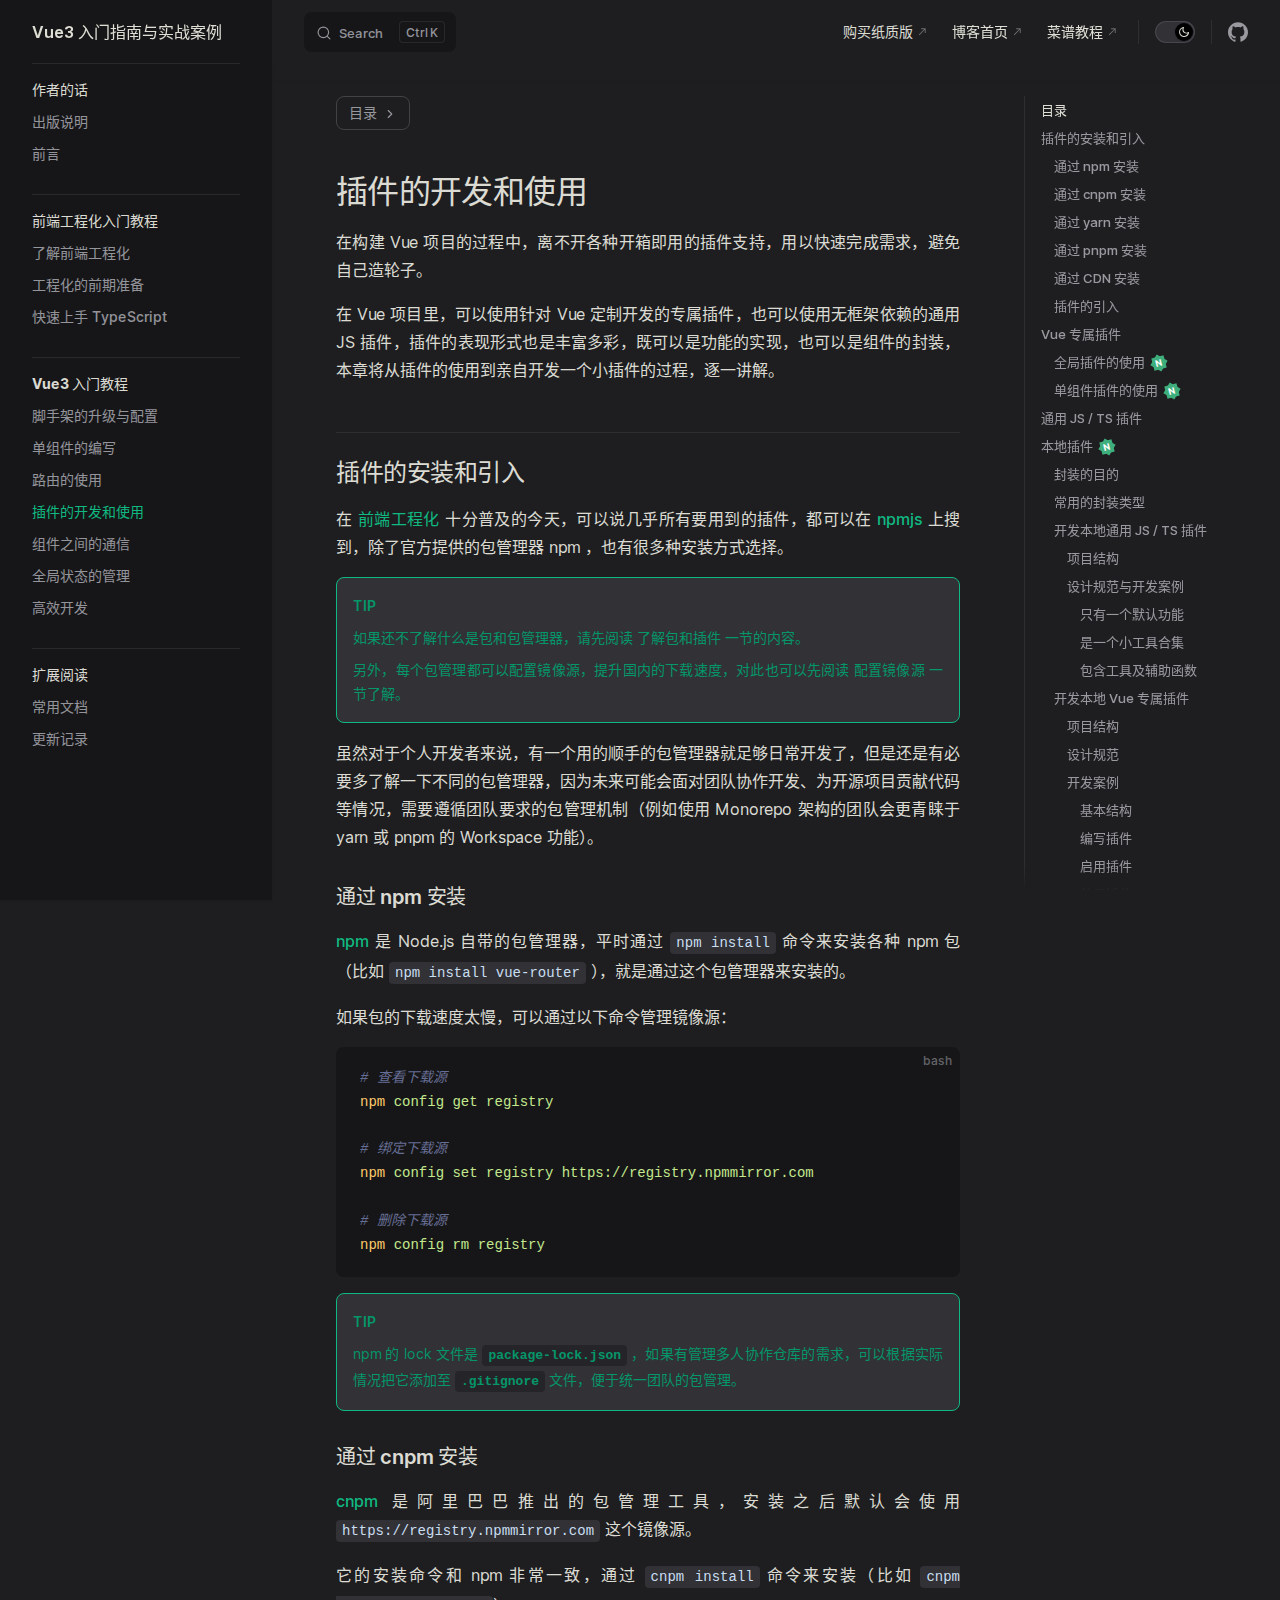
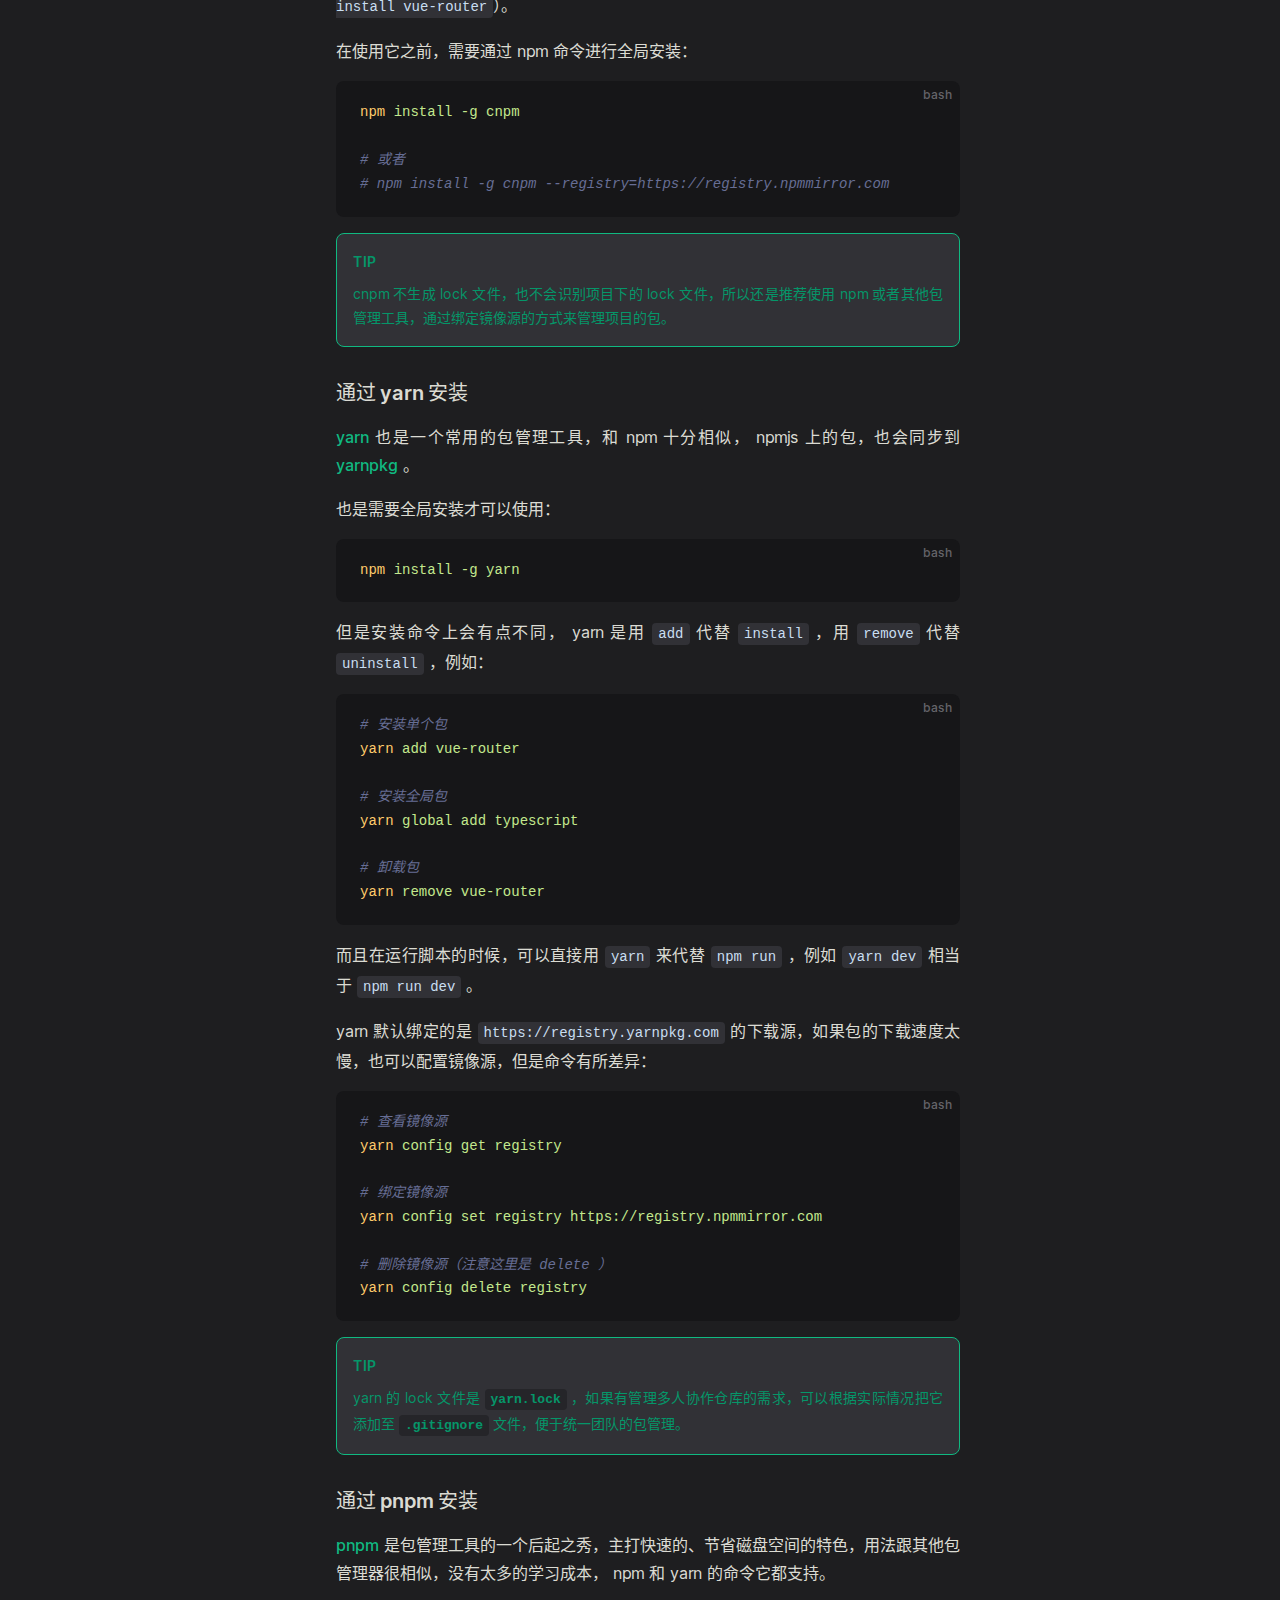
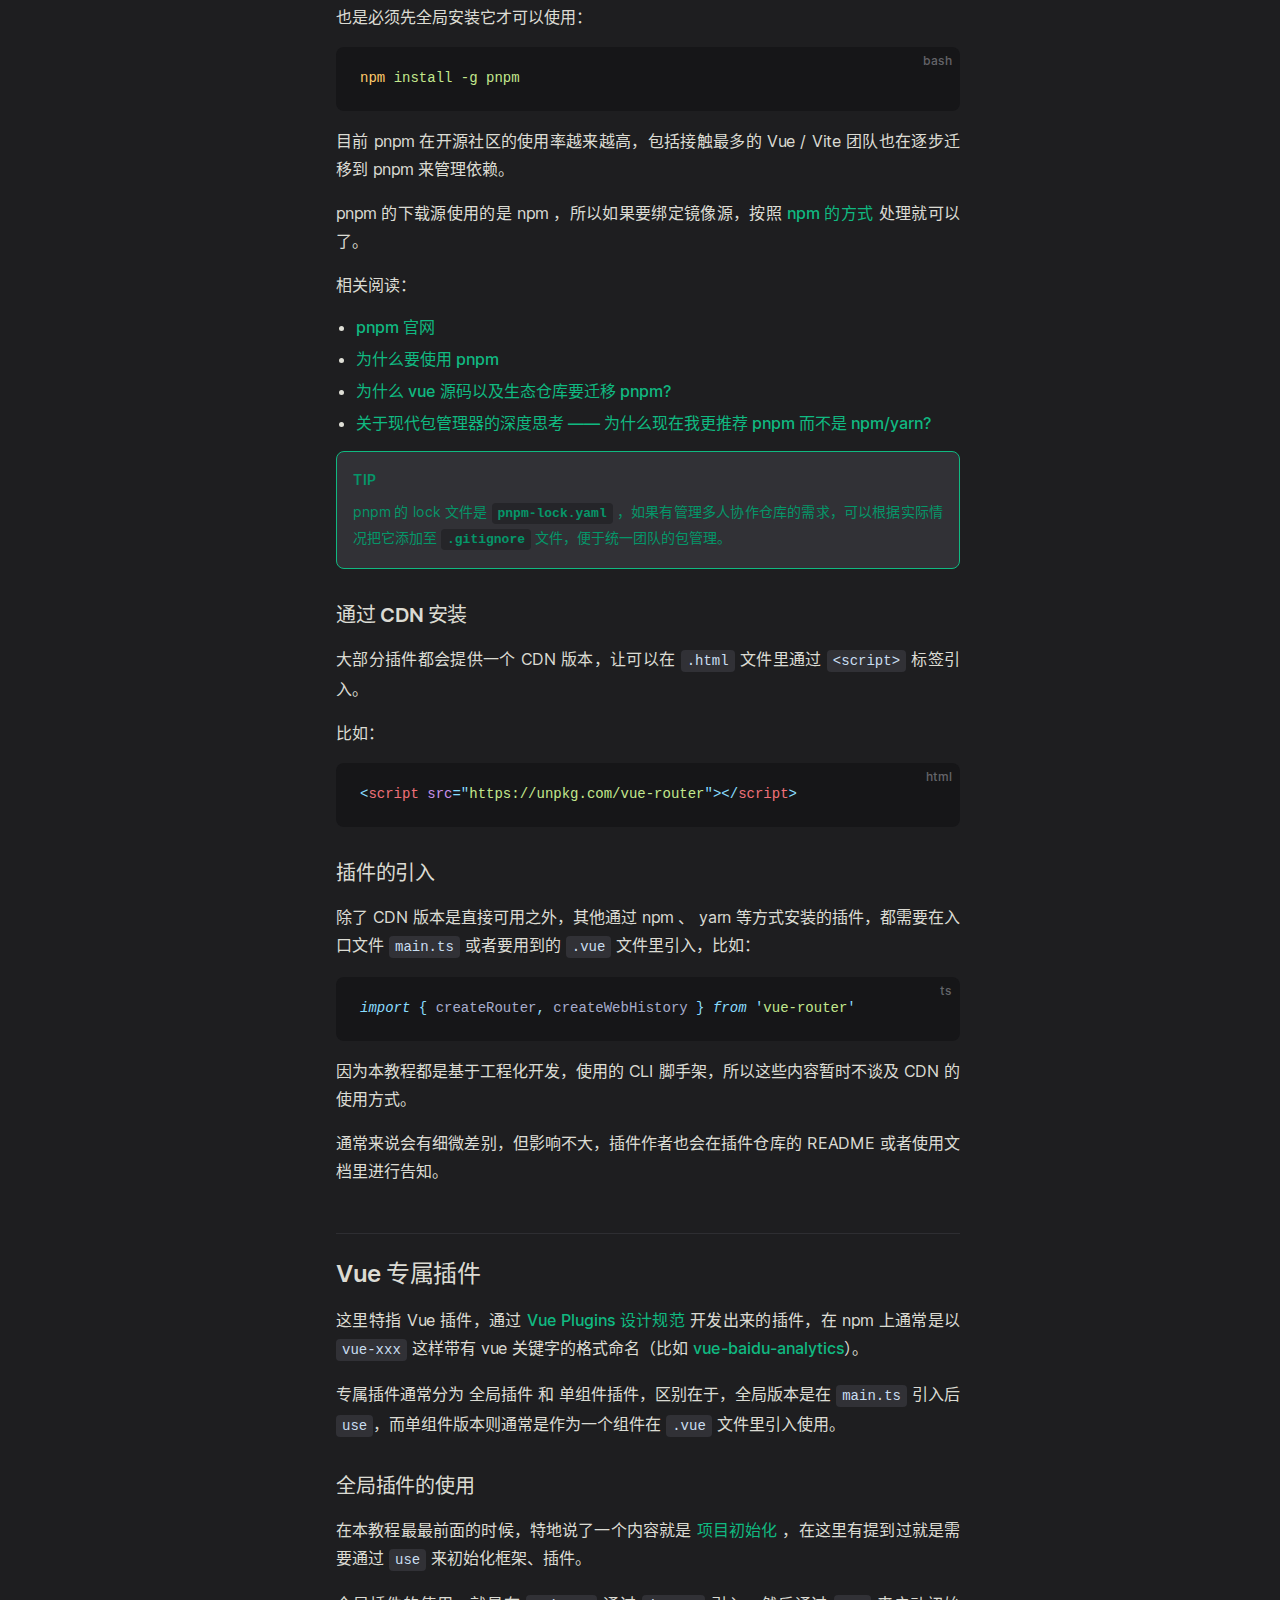
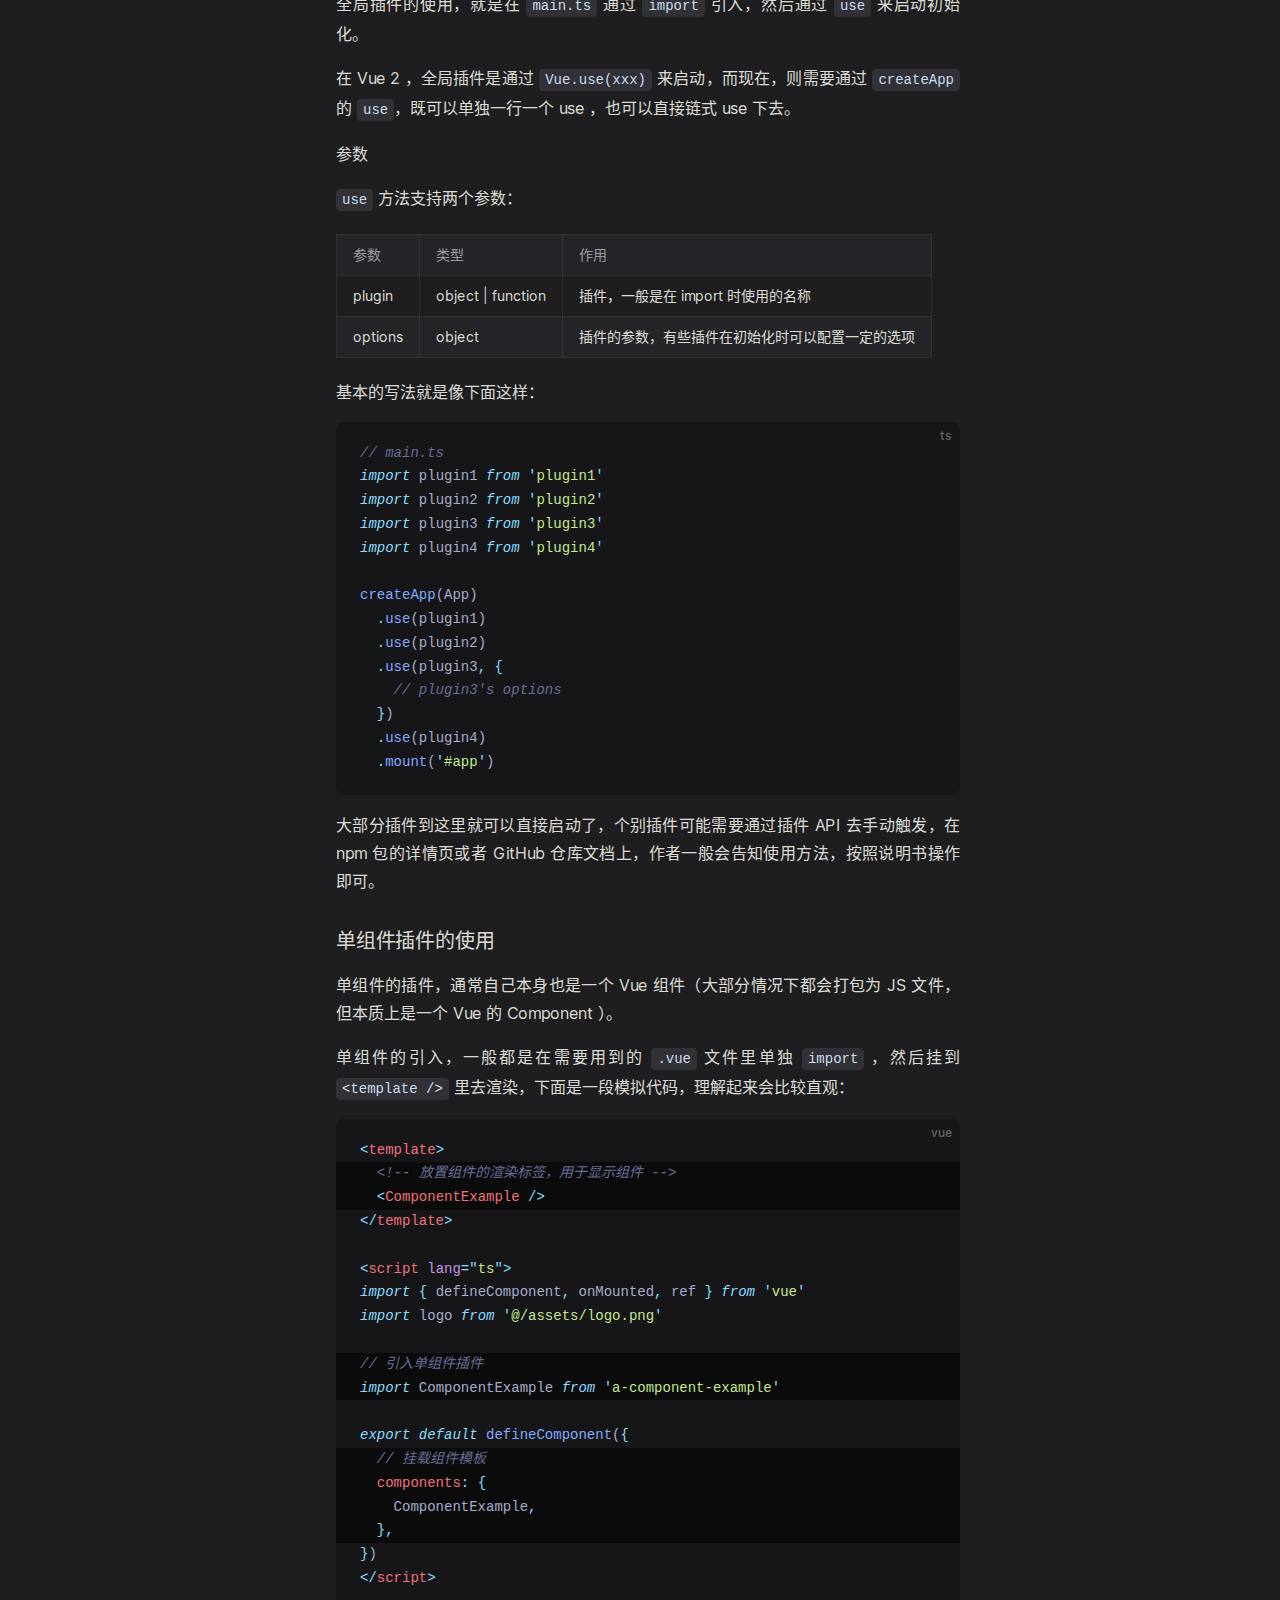
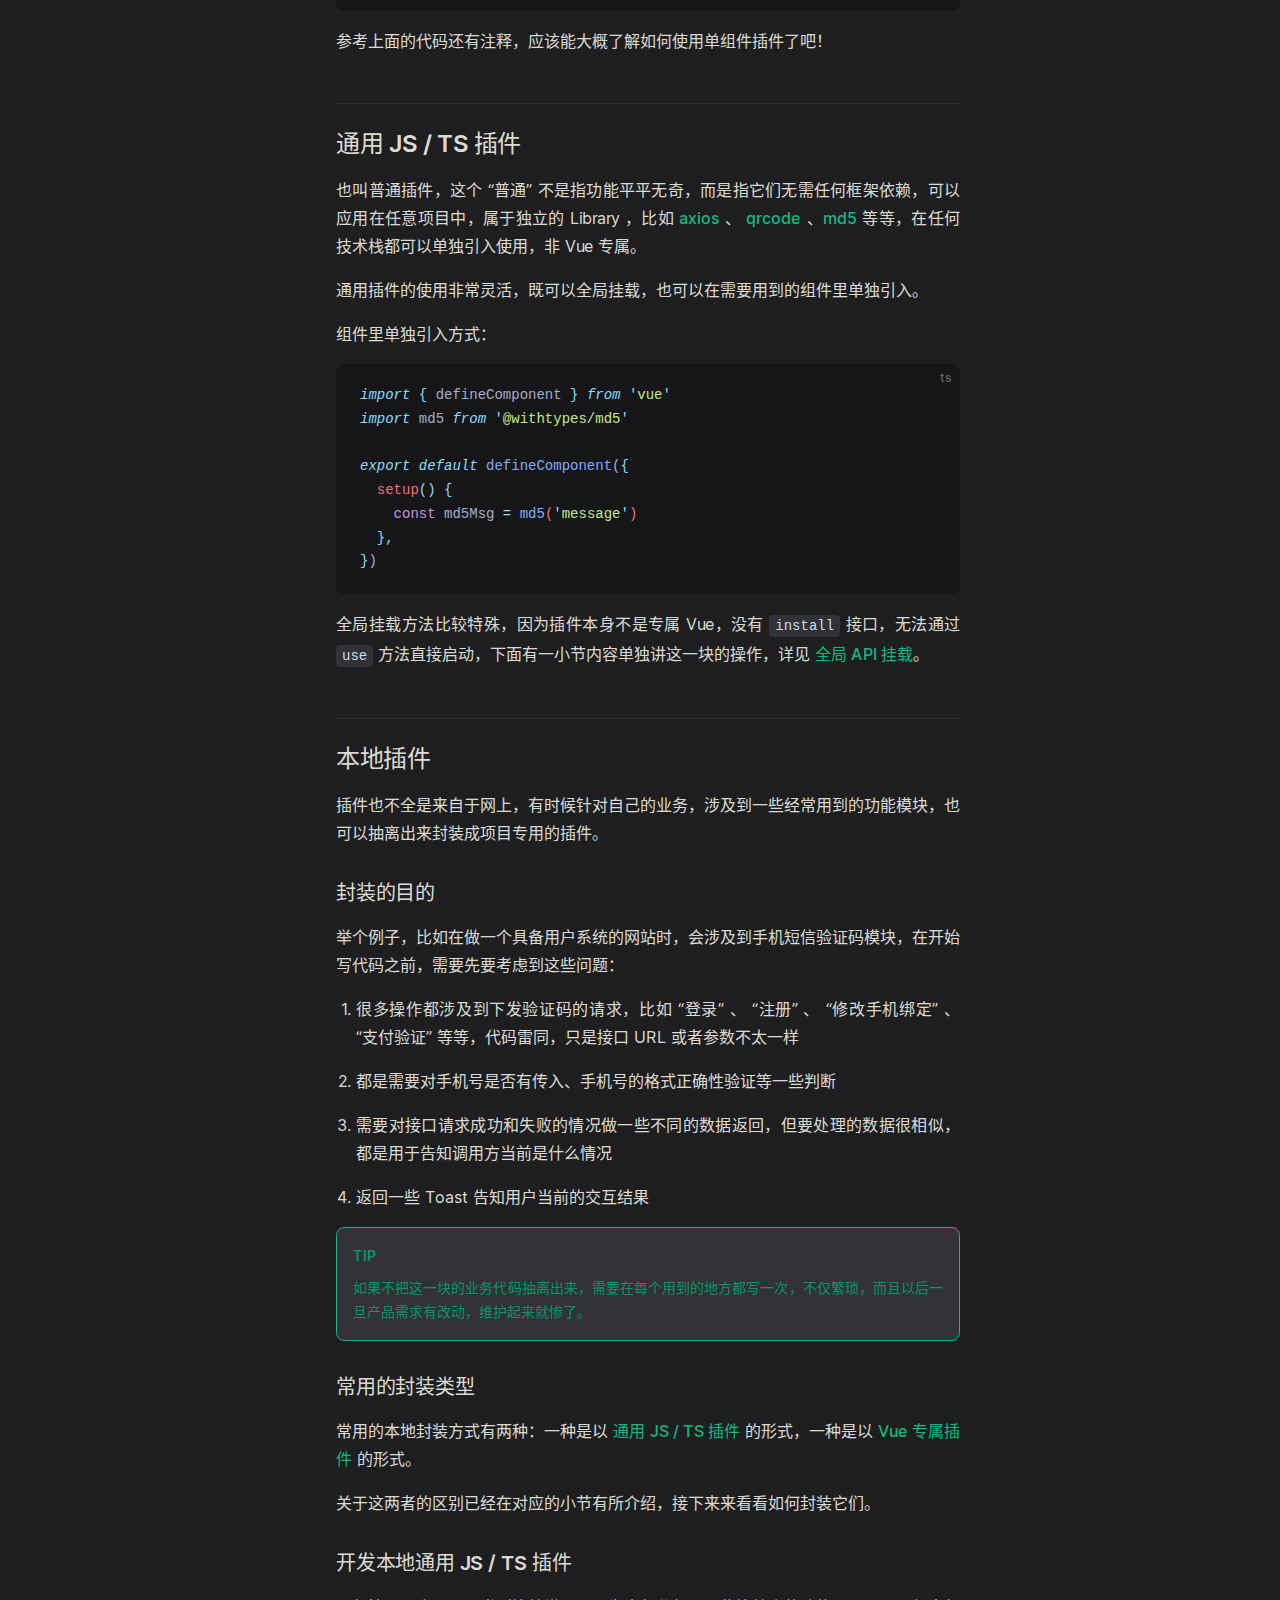
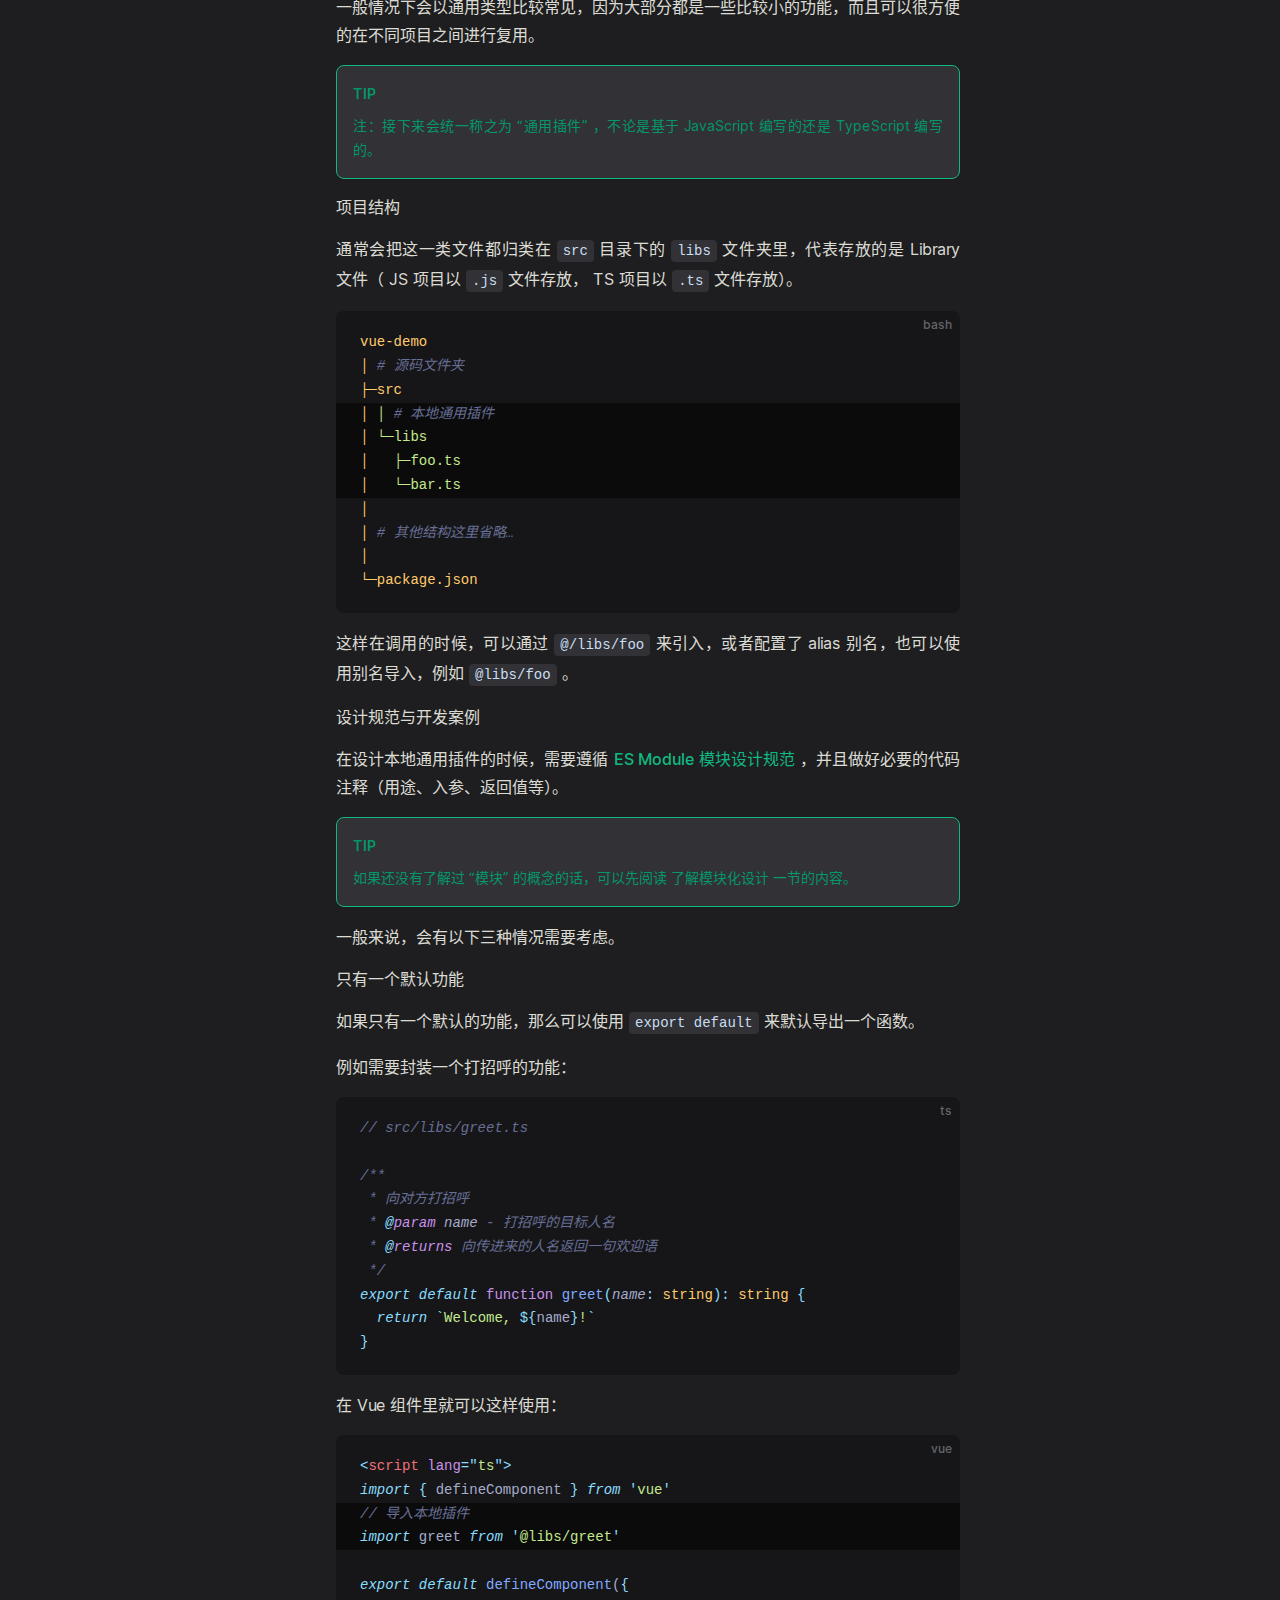
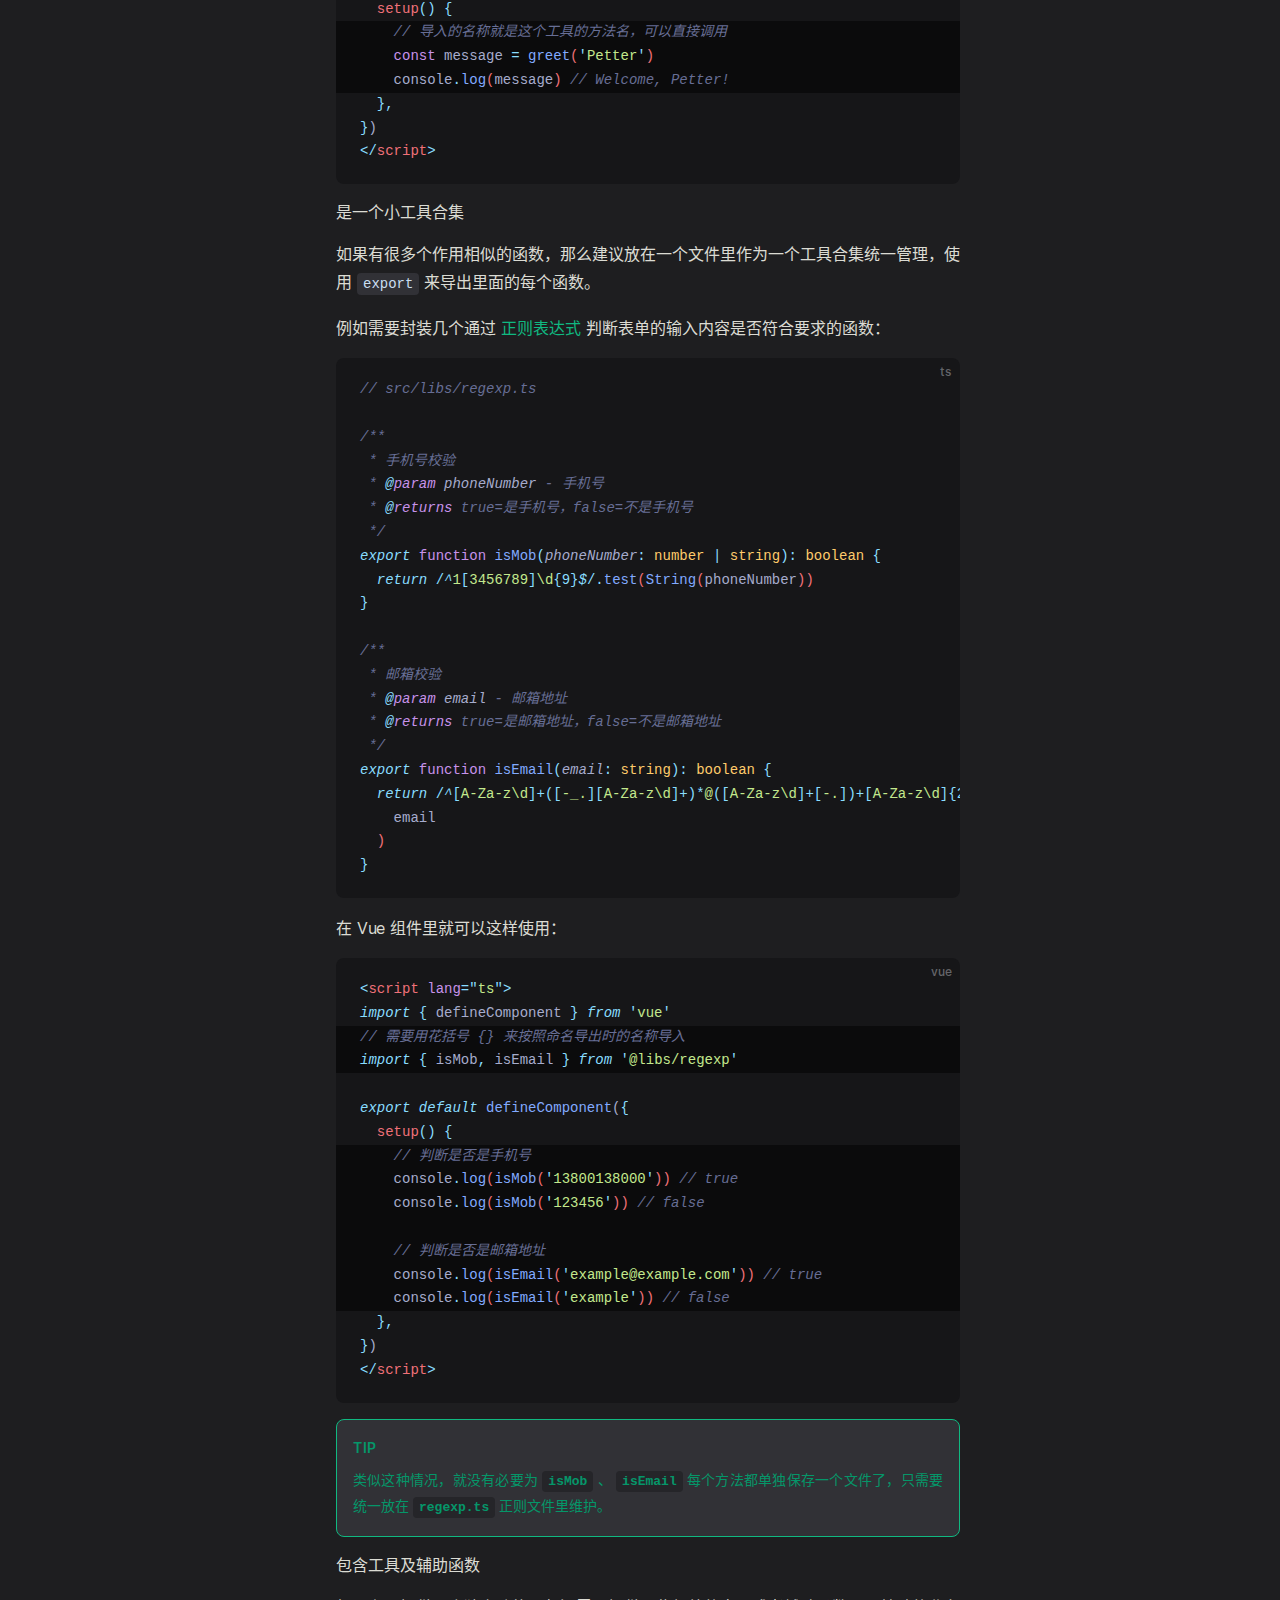
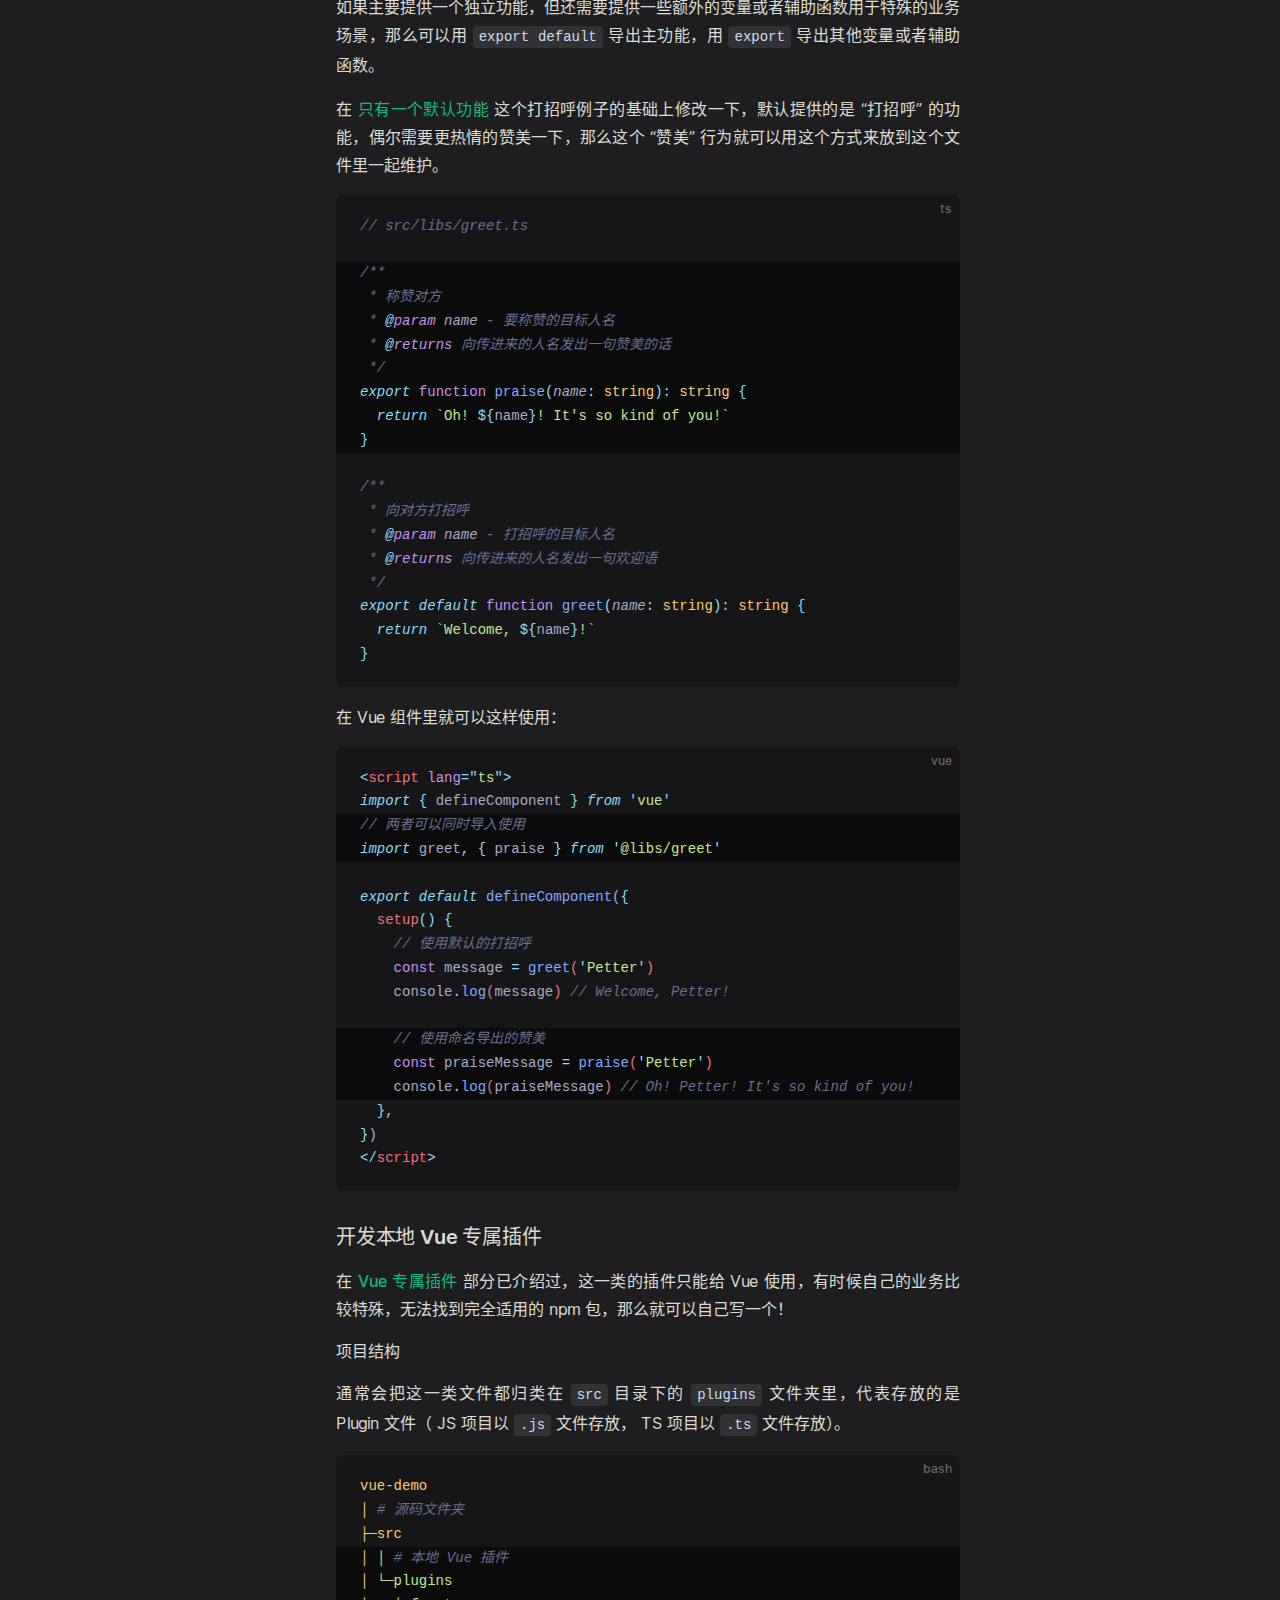
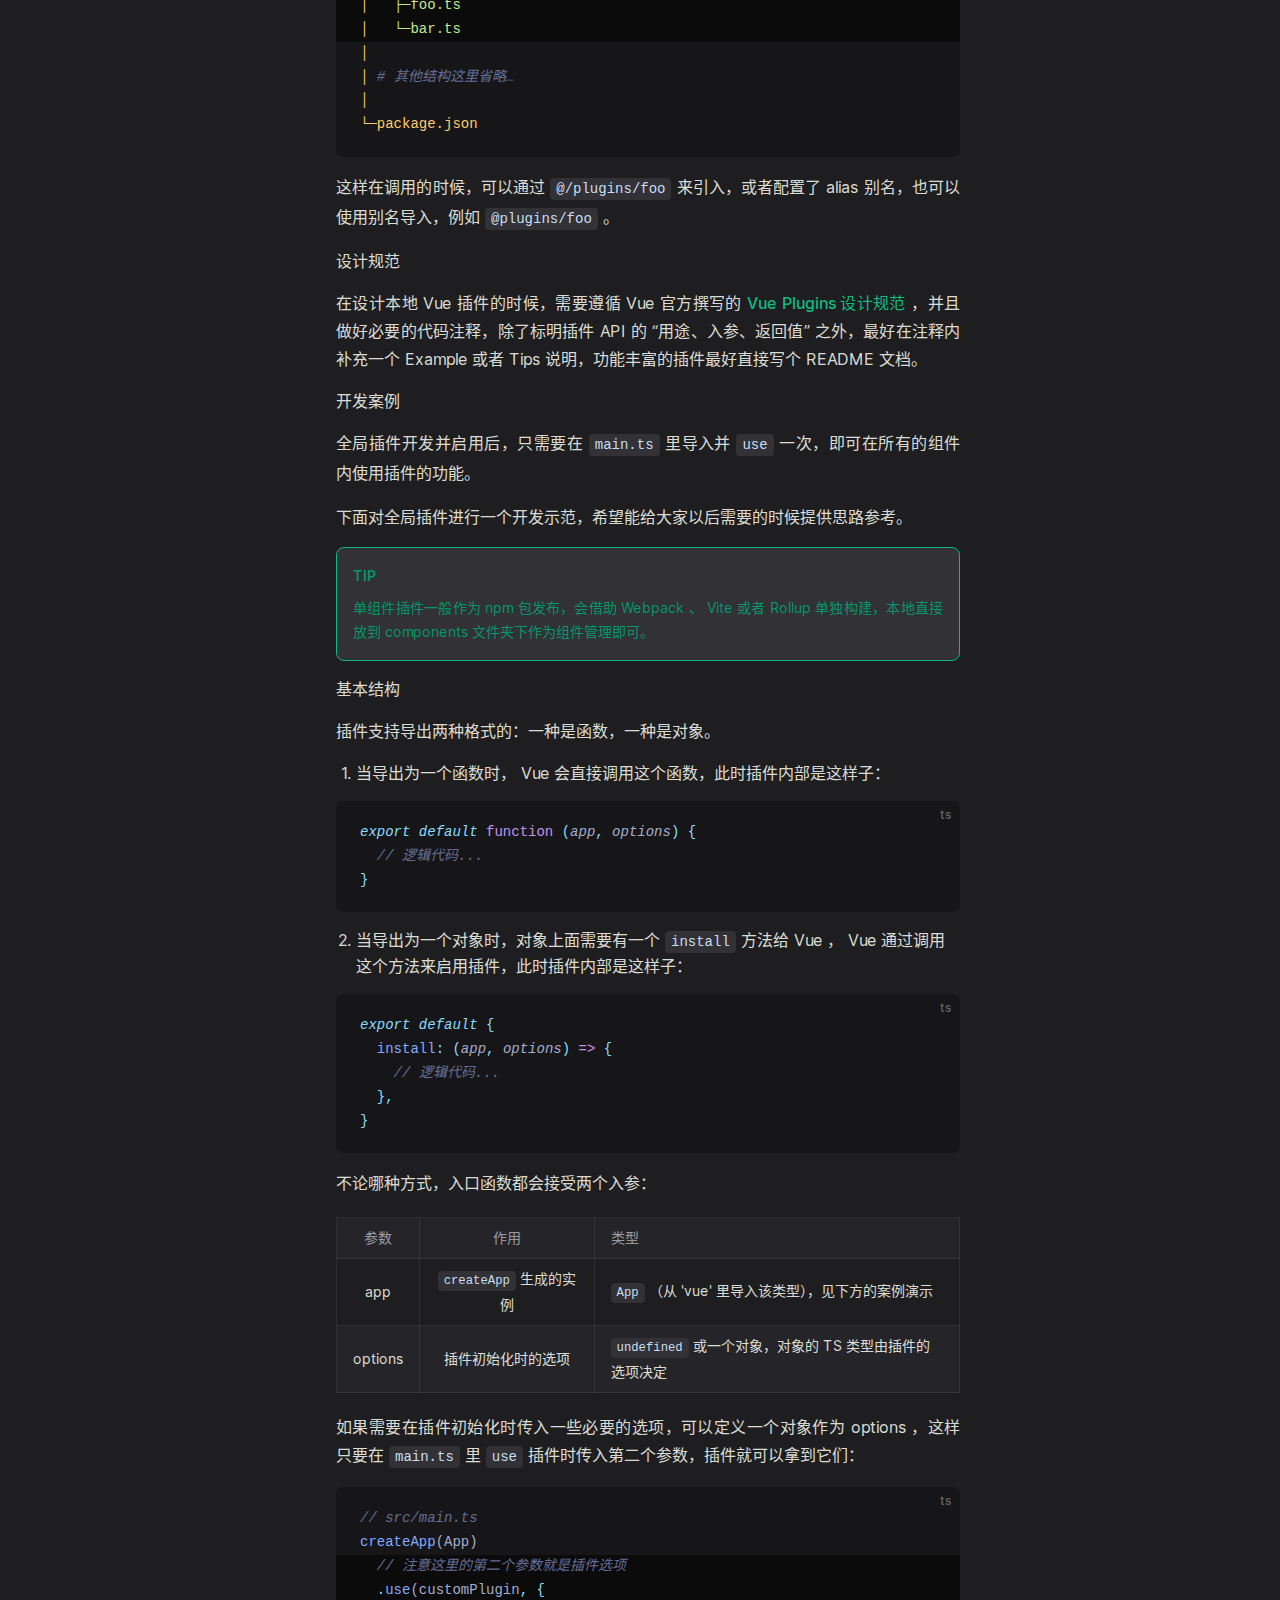
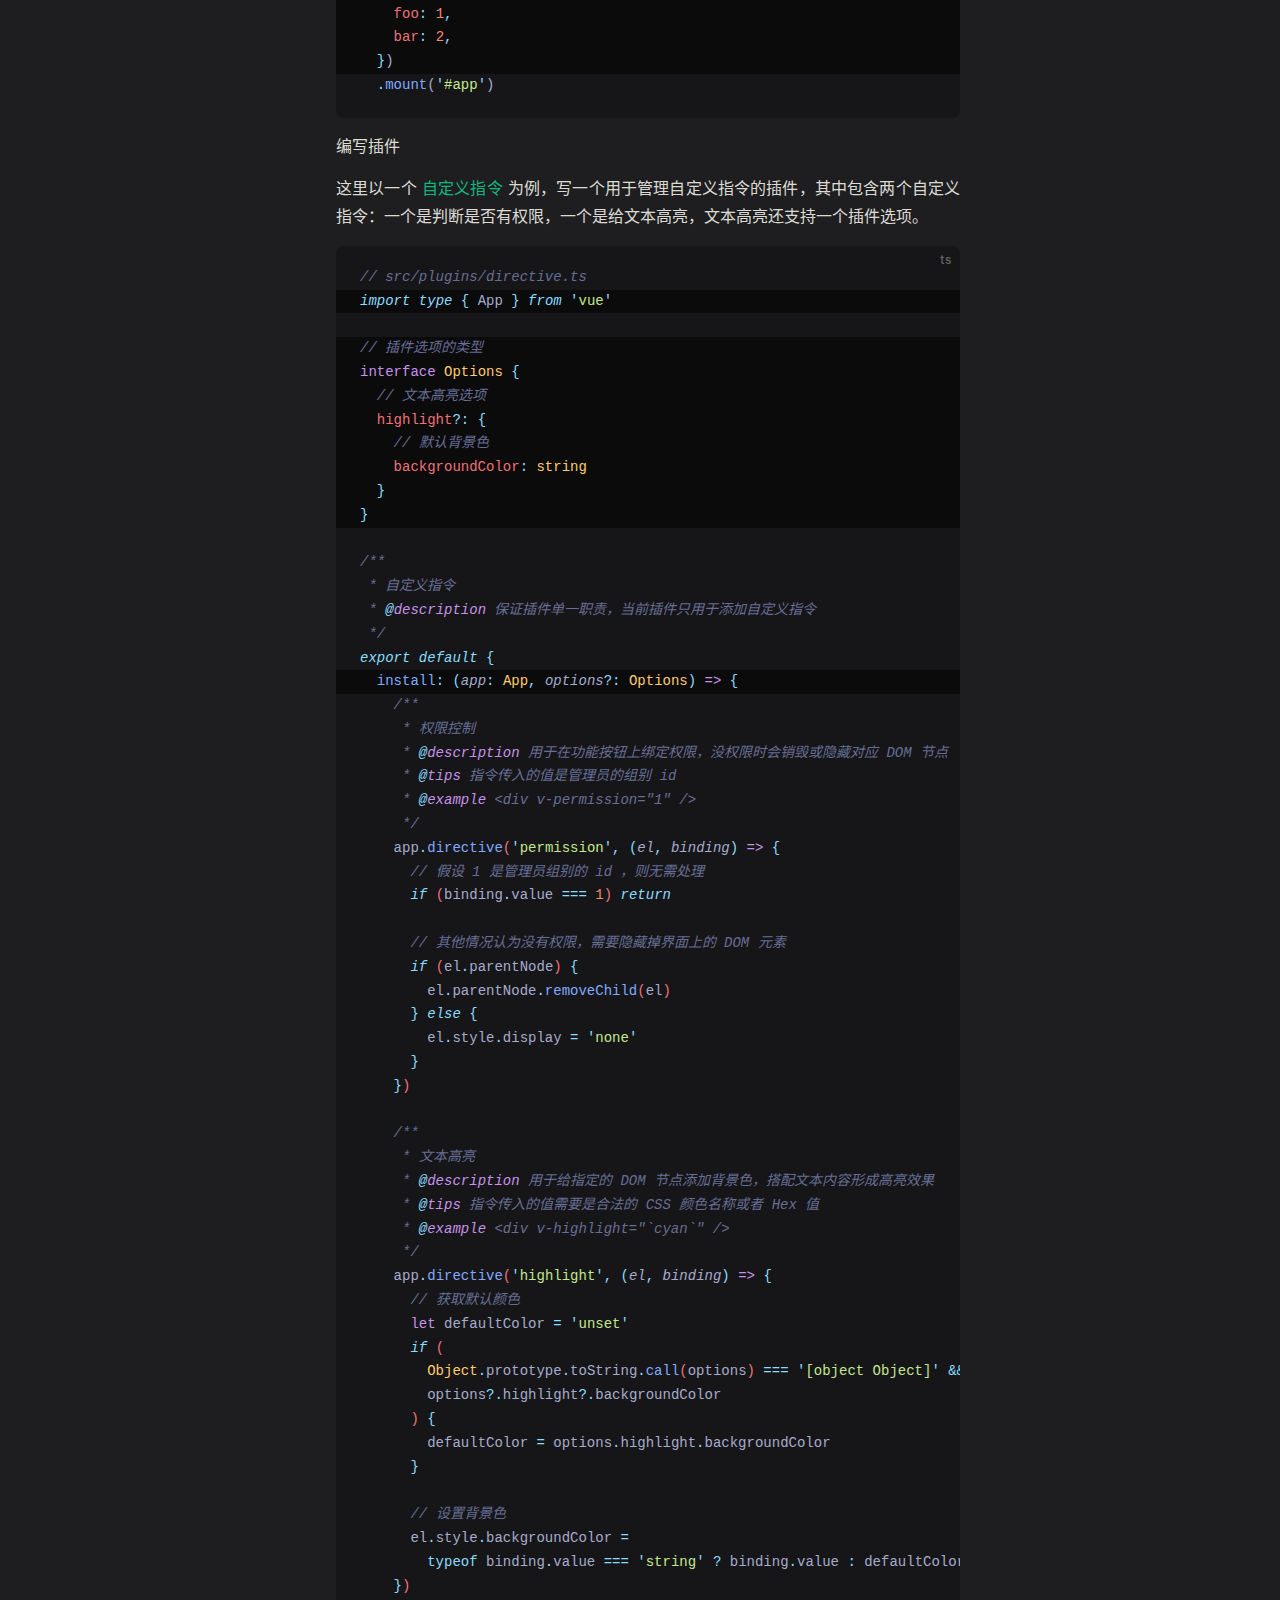
<file: plugin.html>
<!DOCTYPE html>
<html lang="zh-CN" dir="ltr">
  <head>
    <meta charset="utf-8">
    <meta name="viewport" content="width=device-width,initial-scale=1">
    <title>插件的开发和使用 | Vue3 入门指南与实战案例</title>
    <meta name="description" content="这是一个关于 Vue 3 + TypeScript 的起步学习教程，适合完全的 Vue 新手和 Vue 2.0 的老手，在官方文档的基础上融入自己的一些实践经验。">
    <link rel="preload stylesheet" href="/assets/style.fcf239f0.css" as="style">
    <script type="module" src="/assets/app.0b85fae0.js"></script>
    <link rel="preload" href="/assets/inter-roman-latin.2ed14f66.woff2" as="font" type="font/woff2" crossorigin="">
  <link rel="modulepreload" href="/assets/chunks/framework.6e7fb2f6.js">
  <link rel="modulepreload" href="/assets/chunks/theme.ce517023.js">
  <link rel="modulepreload" href="/assets/plugin.md.30e42e80.lean.js">
  <link rel="icon" href="https://chengpeiquan.com/favicon.ico">
  <meta name="keywords" content="Vue3, Vue3.x, Vue3入门, Vue3教程, 学习Vue3, Vue3案例, Vue3教学, Vue3好用吗, Vue3怎么学, 前端工程化, 前端工程化：基于Vue.js 3.0的设计与实践">
  <script id="check-dark-light">(()=>{const e=localStorage.getItem("vitepress-theme-appearance")||"dark",a=window.matchMedia("(prefers-color-scheme: dark)").matches;(!e||e==="auto"?a:e==="dark")&&document.documentElement.classList.add("dark")})();</script>
  </head>
  <body>
    <div id="app"><div class="Layout" data-v-485b8cd3><!--[--><!--]--><!--[--><span tabindex="-1" data-v-e1443a25></span><a href="#VPContent" class="VPSkipLink visually-hidden" data-v-e1443a25> Skip to content </a><!--]--><!----><header class="VPNav" data-v-485b8cd3 data-v-eae502df><div class="VPNavBar has-sidebar" data-v-eae502df data-v-1947e11e><div class="container" data-v-1947e11e><div class="title" data-v-1947e11e><div class="VPNavBarTitle has-sidebar" data-v-1947e11e data-v-d7b5d633><a class="title" href="/" data-v-d7b5d633><!--[--><!--]--><!----><!--[-->Vue3 入门指南与实战案例<!--]--><!--[--><!--]--></a></div></div><div class="content" data-v-1947e11e><div class="curtain" data-v-1947e11e></div><div class="content-body" data-v-1947e11e><!--[--><!--]--><div class="VPNavBarSearch search" style="--vp-meta-key:&#39;Meta&#39;;" data-v-1947e11e><!--[--><!----><div id="docsearch"><button type="button" class="DocSearch DocSearch-Button" aria-label="Search"><span class="DocSearch-Button-Container"><svg class="DocSearch-Search-Icon" width="20" height="20" viewBox="0 0 20 20" aria-label="search icon"><path d="M14.386 14.386l4.0877 4.0877-4.0877-4.0877c-2.9418 2.9419-7.7115 2.9419-10.6533 0-2.9419-2.9418-2.9419-7.7115 0-10.6533 2.9418-2.9419 7.7115-2.9419 10.6533 0 2.9419 2.9418 2.9419 7.7115 0 10.6533z" stroke="currentColor" fill="none" fill-rule="evenodd" stroke-linecap="round" stroke-linejoin="round"></path></svg><span class="DocSearch-Button-Placeholder">Search</span></span><span class="DocSearch-Button-Keys"><kbd class="DocSearch-Button-Key"></kbd><kbd class="DocSearch-Button-Key">K</kbd></span></button></div><!--]--></div><nav aria-labelledby="main-nav-aria-label" class="VPNavBarMenu menu" data-v-1947e11e data-v-9906507e><span id="main-nav-aria-label" class="visually-hidden" data-v-9906507e>Main Navigation</span><!--[--><!--[--><a class="VPLink link VPNavBarMenuLink" href="https://union-click.jd.com/jdc?e=jdext-1638352360249409536-0-1&amp;p=[base64]" target="_blank" rel="noreferrer" tabindex="0" data-v-9906507e data-v-061e353d data-v-729a8227><!--[-->购买纸质版<!--]--><svg xmlns="http://www.w3.org/2000/svg" aria-hidden="true" focusable="false" height="24px" viewbox="0 0 24 24" width="24px" class="icon" data-v-729a8227><path d="M0 0h24v24H0V0z" fill="none"></path><path d="M9 5v2h6.59L4 18.59 5.41 20 17 8.41V15h2V5H9z"></path></svg></a><!--]--><!--[--><a class="VPLink link VPNavBarMenuLink" href="https://chengpeiquan.com/" target="_blank" rel="noreferrer" tabindex="0" data-v-9906507e data-v-061e353d data-v-729a8227><!--[-->博客首页<!--]--><svg xmlns="http://www.w3.org/2000/svg" aria-hidden="true" focusable="false" height="24px" viewbox="0 0 24 24" width="24px" class="icon" data-v-729a8227><path d="M0 0h24v24H0V0z" fill="none"></path><path d="M9 5v2h6.59L4 18.59 5.41 20 17 8.41V15h2V5H9z"></path></svg></a><!--]--><!--[--><a class="VPLink link VPNavBarMenuLink" href="https://github.com/chengpeiquan/cooking-cookbook" target="_blank" rel="noreferrer" tabindex="0" data-v-9906507e data-v-061e353d data-v-729a8227><!--[-->菜谱教程<!--]--><svg xmlns="http://www.w3.org/2000/svg" aria-hidden="true" focusable="false" height="24px" viewbox="0 0 24 24" width="24px" class="icon" data-v-729a8227><path d="M0 0h24v24H0V0z" fill="none"></path><path d="M9 5v2h6.59L4 18.59 5.41 20 17 8.41V15h2V5H9z"></path></svg></a><!--]--><!--]--></nav><!----><div class="VPNavBarAppearance appearance" data-v-1947e11e data-v-3535c20c><button class="VPSwitch VPSwitchAppearance" type="button" role="switch" title="toggle dark mode" aria-checked="false" data-v-3535c20c data-v-ca9a9ea2 data-v-6ce29b43><span class="check" data-v-6ce29b43><span class="icon" data-v-6ce29b43><!--[--><svg xmlns="http://www.w3.org/2000/svg" aria-hidden="true" focusable="false" viewbox="0 0 24 24" class="sun" data-v-ca9a9ea2><path d="M12,18c-3.3,0-6-2.7-6-6s2.7-6,6-6s6,2.7,6,6S15.3,18,12,18zM12,8c-2.2,0-4,1.8-4,4c0,2.2,1.8,4,4,4c2.2,0,4-1.8,4-4C16,9.8,14.2,8,12,8z"></path><path d="M12,4c-0.6,0-1-0.4-1-1V1c0-0.6,0.4-1,1-1s1,0.4,1,1v2C13,3.6,12.6,4,12,4z"></path><path d="M12,24c-0.6,0-1-0.4-1-1v-2c0-0.6,0.4-1,1-1s1,0.4,1,1v2C13,23.6,12.6,24,12,24z"></path><path d="M5.6,6.6c-0.3,0-0.5-0.1-0.7-0.3L3.5,4.9c-0.4-0.4-0.4-1,0-1.4s1-0.4,1.4,0l1.4,1.4c0.4,0.4,0.4,1,0,1.4C6.2,6.5,5.9,6.6,5.6,6.6z"></path><path d="M19.8,20.8c-0.3,0-0.5-0.1-0.7-0.3l-1.4-1.4c-0.4-0.4-0.4-1,0-1.4s1-0.4,1.4,0l1.4,1.4c0.4,0.4,0.4,1,0,1.4C20.3,20.7,20,20.8,19.8,20.8z"></path><path d="M3,13H1c-0.6,0-1-0.4-1-1s0.4-1,1-1h2c0.6,0,1,0.4,1,1S3.6,13,3,13z"></path><path d="M23,13h-2c-0.6,0-1-0.4-1-1s0.4-1,1-1h2c0.6,0,1,0.4,1,1S23.6,13,23,13z"></path><path d="M4.2,20.8c-0.3,0-0.5-0.1-0.7-0.3c-0.4-0.4-0.4-1,0-1.4l1.4-1.4c0.4-0.4,1-0.4,1.4,0s0.4,1,0,1.4l-1.4,1.4C4.7,20.7,4.5,20.8,4.2,20.8z"></path><path d="M18.4,6.6c-0.3,0-0.5-0.1-0.7-0.3c-0.4-0.4-0.4-1,0-1.4l1.4-1.4c0.4-0.4,1-0.4,1.4,0s0.4,1,0,1.4l-1.4,1.4C18.9,6.5,18.6,6.6,18.4,6.6z"></path></svg><svg xmlns="http://www.w3.org/2000/svg" aria-hidden="true" focusable="false" viewbox="0 0 24 24" class="moon" data-v-ca9a9ea2><path d="M12.1,22c-0.3,0-0.6,0-0.9,0c-5.5-0.5-9.5-5.4-9-10.9c0.4-4.8,4.2-8.6,9-9c0.4,0,0.8,0.2,1,0.5c0.2,0.3,0.2,0.8-0.1,1.1c-2,2.7-1.4,6.4,1.3,8.4c2.1,1.6,5,1.6,7.1,0c0.3-0.2,0.7-0.3,1.1-0.1c0.3,0.2,0.5,0.6,0.5,1c-0.2,2.7-1.5,5.1-3.6,6.8C16.6,21.2,14.4,22,12.1,22zM9.3,4.4c-2.9,1-5,3.6-5.2,6.8c-0.4,4.4,2.8,8.3,7.2,8.7c2.1,0.2,4.2-0.4,5.8-1.8c1.1-0.9,1.9-2.1,2.4-3.4c-2.5,0.9-5.3,0.5-7.5-1.1C9.2,11.4,8.1,7.7,9.3,4.4z"></path></svg><!--]--></span></span></button></div><div class="VPSocialLinks VPNavBarSocialLinks social-links" data-v-1947e11e data-v-71c230ed data-v-ba002a3e><!--[--><a class="VPSocialLink" href="https://github.com/chengpeiquan/learning-vue3" aria-label="github" target="_blank" rel="noopener" data-v-ba002a3e data-v-18d19465><svg role="img" viewBox="0 0 24 24" xmlns="http://www.w3.org/2000/svg"><title>GitHub</title><path d="M12 .297c-6.63 0-12 5.373-12 12 0 5.303 3.438 9.8 8.205 11.385.6.113.82-.258.82-.577 0-.285-.01-1.04-.015-2.04-3.338.724-4.042-1.61-4.042-1.61C4.422 18.07 3.633 17.7 3.633 17.7c-1.087-.744.084-.729.084-.729 1.205.084 1.838 1.236 1.838 1.236 1.07 1.835 2.809 1.305 3.495.998.108-.776.417-1.305.76-1.605-2.665-.3-5.466-1.332-5.466-5.93 0-1.31.465-2.38 1.235-3.22-.135-.303-.54-1.523.105-3.176 0 0 1.005-.322 3.3 1.23.96-.267 1.98-.399 3-.405 1.02.006 2.04.138 3 .405 2.28-1.552 3.285-1.23 3.285-1.23.645 1.653.24 2.873.12 3.176.765.84 1.23 1.91 1.23 3.22 0 4.61-2.805 5.625-5.475 5.92.42.36.81 1.096.81 2.22 0 1.606-.015 2.896-.015 3.286 0 .315.21.69.825.57C20.565 22.092 24 17.592 24 12.297c0-6.627-5.373-12-12-12"/></svg></a><!--]--></div><div class="VPFlyout VPNavBarExtra extra" data-v-1947e11e data-v-3a5b20db data-v-43a23abe><button type="button" class="button" aria-haspopup="true" aria-expanded="false" aria-label="extra navigation" data-v-43a23abe><svg xmlns="http://www.w3.org/2000/svg" aria-hidden="true" focusable="false" viewbox="0 0 24 24" class="icon" data-v-43a23abe><circle cx="12" cy="12" r="2"></circle><circle cx="19" cy="12" r="2"></circle><circle cx="5" cy="12" r="2"></circle></svg></button><div class="menu" data-v-43a23abe><div class="VPMenu" data-v-43a23abe data-v-a838eccf><!----><!--[--><!--[--><!----><div class="group" data-v-3a5b20db><div class="item appearance" data-v-3a5b20db><p class="label" data-v-3a5b20db>Appearance</p><div class="appearance-action" data-v-3a5b20db><button class="VPSwitch VPSwitchAppearance" type="button" role="switch" title="toggle dark mode" aria-checked="false" data-v-3a5b20db data-v-ca9a9ea2 data-v-6ce29b43><span class="check" data-v-6ce29b43><span class="icon" data-v-6ce29b43><!--[--><svg xmlns="http://www.w3.org/2000/svg" aria-hidden="true" focusable="false" viewbox="0 0 24 24" class="sun" data-v-ca9a9ea2><path d="M12,18c-3.3,0-6-2.7-6-6s2.7-6,6-6s6,2.7,6,6S15.3,18,12,18zM12,8c-2.2,0-4,1.8-4,4c0,2.2,1.8,4,4,4c2.2,0,4-1.8,4-4C16,9.8,14.2,8,12,8z"></path><path d="M12,4c-0.6,0-1-0.4-1-1V1c0-0.6,0.4-1,1-1s1,0.4,1,1v2C13,3.6,12.6,4,12,4z"></path><path d="M12,24c-0.6,0-1-0.4-1-1v-2c0-0.6,0.4-1,1-1s1,0.4,1,1v2C13,23.6,12.6,24,12,24z"></path><path d="M5.6,6.6c-0.3,0-0.5-0.1-0.7-0.3L3.5,4.9c-0.4-0.4-0.4-1,0-1.4s1-0.4,1.4,0l1.4,1.4c0.4,0.4,0.4,1,0,1.4C6.2,6.5,5.9,6.6,5.6,6.6z"></path><path d="M19.8,20.8c-0.3,0-0.5-0.1-0.7-0.3l-1.4-1.4c-0.4-0.4-0.4-1,0-1.4s1-0.4,1.4,0l1.4,1.4c0.4,0.4,0.4,1,0,1.4C20.3,20.7,20,20.8,19.8,20.8z"></path><path d="M3,13H1c-0.6,0-1-0.4-1-1s0.4-1,1-1h2c0.6,0,1,0.4,1,1S3.6,13,3,13z"></path><path d="M23,13h-2c-0.6,0-1-0.4-1-1s0.4-1,1-1h2c0.6,0,1,0.4,1,1S23.6,13,23,13z"></path><path d="M4.2,20.8c-0.3,0-0.5-0.1-0.7-0.3c-0.4-0.4-0.4-1,0-1.4l1.4-1.4c0.4-0.4,1-0.4,1.4,0s0.4,1,0,1.4l-1.4,1.4C4.7,20.7,4.5,20.8,4.2,20.8z"></path><path d="M18.4,6.6c-0.3,0-0.5-0.1-0.7-0.3c-0.4-0.4-0.4-1,0-1.4l1.4-1.4c0.4-0.4,1-0.4,1.4,0s0.4,1,0,1.4l-1.4,1.4C18.9,6.5,18.6,6.6,18.4,6.6z"></path></svg><svg xmlns="http://www.w3.org/2000/svg" aria-hidden="true" focusable="false" viewbox="0 0 24 24" class="moon" data-v-ca9a9ea2><path d="M12.1,22c-0.3,0-0.6,0-0.9,0c-5.5-0.5-9.5-5.4-9-10.9c0.4-4.8,4.2-8.6,9-9c0.4,0,0.8,0.2,1,0.5c0.2,0.3,0.2,0.8-0.1,1.1c-2,2.7-1.4,6.4,1.3,8.4c2.1,1.6,5,1.6,7.1,0c0.3-0.2,0.7-0.3,1.1-0.1c0.3,0.2,0.5,0.6,0.5,1c-0.2,2.7-1.5,5.1-3.6,6.8C16.6,21.2,14.4,22,12.1,22zM9.3,4.4c-2.9,1-5,3.6-5.2,6.8c-0.4,4.4,2.8,8.3,7.2,8.7c2.1,0.2,4.2-0.4,5.8-1.8c1.1-0.9,1.9-2.1,2.4-3.4c-2.5,0.9-5.3,0.5-7.5-1.1C9.2,11.4,8.1,7.7,9.3,4.4z"></path></svg><!--]--></span></span></button></div></div></div><div class="group" data-v-3a5b20db><div class="item social-links" data-v-3a5b20db><div class="VPSocialLinks social-links-list" data-v-3a5b20db data-v-ba002a3e><!--[--><a class="VPSocialLink" href="https://github.com/chengpeiquan/learning-vue3" aria-label="github" target="_blank" rel="noopener" data-v-ba002a3e data-v-18d19465><svg role="img" viewBox="0 0 24 24" xmlns="http://www.w3.org/2000/svg"><title>GitHub</title><path d="M12 .297c-6.63 0-12 5.373-12 12 0 5.303 3.438 9.8 8.205 11.385.6.113.82-.258.82-.577 0-.285-.01-1.04-.015-2.04-3.338.724-4.042-1.61-4.042-1.61C4.422 18.07 3.633 17.7 3.633 17.7c-1.087-.744.084-.729.084-.729 1.205.084 1.838 1.236 1.838 1.236 1.07 1.835 2.809 1.305 3.495.998.108-.776.417-1.305.76-1.605-2.665-.3-5.466-1.332-5.466-5.93 0-1.31.465-2.38 1.235-3.22-.135-.303-.54-1.523.105-3.176 0 0 1.005-.322 3.3 1.23.96-.267 1.98-.399 3-.405 1.02.006 2.04.138 3 .405 2.28-1.552 3.285-1.23 3.285-1.23.645 1.653.24 2.873.12 3.176.765.84 1.23 1.91 1.23 3.22 0 4.61-2.805 5.625-5.475 5.92.42.36.81 1.096.81 2.22 0 1.606-.015 2.896-.015 3.286 0 .315.21.69.825.57C20.565 22.092 24 17.592 24 12.297c0-6.627-5.373-12-12-12"/></svg></a><!--]--></div></div></div><!--]--><!--]--></div></div></div><!--[--><!--]--><button type="button" class="VPNavBarHamburger hamburger" aria-label="mobile navigation" aria-expanded="false" aria-controls="VPNavScreen" data-v-1947e11e data-v-016832cc><span class="container" data-v-016832cc><span class="top" data-v-016832cc></span><span class="middle" data-v-016832cc></span><span class="bottom" data-v-016832cc></span></span></button></div></div></div></div><!----></header><div class="VPLocalNav" data-v-485b8cd3 data-v-07bdd997><button class="menu" aria-expanded="false" aria-controls="VPSidebarNav" data-v-07bdd997><svg xmlns="http://www.w3.org/2000/svg" aria-hidden="true" focusable="false" viewbox="0 0 24 24" class="menu-icon" data-v-07bdd997><path d="M17,11H3c-0.6,0-1-0.4-1-1s0.4-1,1-1h14c0.6,0,1,0.4,1,1S17.6,11,17,11z"></path><path d="M21,7H3C2.4,7,2,6.6,2,6s0.4-1,1-1h18c0.6,0,1,0.4,1,1S21.6,7,21,7z"></path><path d="M21,15H3c-0.6,0-1-0.4-1-1s0.4-1,1-1h18c0.6,0,1,0.4,1,1S21.6,15,21,15z"></path><path d="M17,19H3c-0.6,0-1-0.4-1-1s0.4-1,1-1h14c0.6,0,1,0.4,1,1S17.6,19,17,19z"></path></svg><span class="menu-text" data-v-07bdd997>Menu</span></button><div class="VPLocalNavOutlineDropdown" style="--vp-vh:0px;" data-v-07bdd997 data-v-2c13f27c><button data-v-2c13f27c>Return to top</button><!----></div></div><aside class="VPSidebar" data-v-485b8cd3 data-v-3b97083e><div class="curtain" data-v-3b97083e></div><nav class="nav" id="VPSidebarNav" aria-labelledby="sidebar-aria-label" tabindex="-1" data-v-3b97083e><span class="visually-hidden" id="sidebar-aria-label" data-v-3b97083e> Sidebar Navigation </span><!--[--><!--]--><!--[--><div class="group" data-v-3b97083e><section class="VPSidebarItem level-0" data-v-3b97083e data-v-c3e68398><div class="item" role="button" tabindex="0" data-v-c3e68398><div class="indicator" data-v-c3e68398></div><h2 class="text" data-v-c3e68398>作者的话</h2><!----></div><div class="items" data-v-c3e68398><!--[--><div class="VPSidebarItem level-1 is-link" data-v-c3e68398 data-v-c3e68398><div class="item" data-v-c3e68398><div class="indicator" data-v-c3e68398></div><a class="VPLink link link" href="/" data-v-c3e68398 data-v-729a8227><!--[--><p class="text" data-v-c3e68398>出版说明</p><!--]--><!----></a><!----></div><!----></div><div class="VPSidebarItem level-1 is-link" data-v-c3e68398 data-v-c3e68398><div class="item" data-v-c3e68398><div class="indicator" data-v-c3e68398></div><a class="VPLink link link" href="/preface.html" data-v-c3e68398 data-v-729a8227><!--[--><p class="text" data-v-c3e68398>前言</p><!--]--><!----></a><!----></div><!----></div><!--]--></div></section></div><div class="group" data-v-3b97083e><section class="VPSidebarItem level-0" data-v-3b97083e data-v-c3e68398><div class="item" role="button" tabindex="0" data-v-c3e68398><div class="indicator" data-v-c3e68398></div><h2 class="text" data-v-c3e68398>前端工程化入门教程</h2><!----></div><div class="items" data-v-c3e68398><!--[--><div class="VPSidebarItem level-1 is-link" data-v-c3e68398 data-v-c3e68398><div class="item" data-v-c3e68398><div class="indicator" data-v-c3e68398></div><a class="VPLink link link" href="/engineering.html" data-v-c3e68398 data-v-729a8227><!--[--><p class="text" data-v-c3e68398>了解前端工程化</p><!--]--><!----></a><!----></div><!----></div><div class="VPSidebarItem level-1 is-link" data-v-c3e68398 data-v-c3e68398><div class="item" data-v-c3e68398><div class="indicator" data-v-c3e68398></div><a class="VPLink link link" href="/guide.html" data-v-c3e68398 data-v-729a8227><!--[--><p class="text" data-v-c3e68398>工程化的前期准备</p><!--]--><!----></a><!----></div><!----></div><div class="VPSidebarItem level-1 is-link" data-v-c3e68398 data-v-c3e68398><div class="item" data-v-c3e68398><div class="indicator" data-v-c3e68398></div><a class="VPLink link link" href="/typescript.html" data-v-c3e68398 data-v-729a8227><!--[--><p class="text" data-v-c3e68398>快速上手 TypeScript</p><!--]--><!----></a><!----></div><!----></div><!--]--></div></section></div><div class="group" data-v-3b97083e><section class="VPSidebarItem level-0 has-active" data-v-3b97083e data-v-c3e68398><div class="item" role="button" tabindex="0" data-v-c3e68398><div class="indicator" data-v-c3e68398></div><h2 class="text" data-v-c3e68398>Vue3 入门教程</h2><!----></div><div class="items" data-v-c3e68398><!--[--><div class="VPSidebarItem level-1 is-link" data-v-c3e68398 data-v-c3e68398><div class="item" data-v-c3e68398><div class="indicator" data-v-c3e68398></div><a class="VPLink link link" href="/upgrade.html" data-v-c3e68398 data-v-729a8227><!--[--><p class="text" data-v-c3e68398>脚手架的升级与配置</p><!--]--><!----></a><!----></div><!----></div><div class="VPSidebarItem level-1 is-link" data-v-c3e68398 data-v-c3e68398><div class="item" data-v-c3e68398><div class="indicator" data-v-c3e68398></div><a class="VPLink link link" href="/component.html" data-v-c3e68398 data-v-729a8227><!--[--><p class="text" data-v-c3e68398>单组件的编写</p><!--]--><!----></a><!----></div><!----></div><div class="VPSidebarItem level-1 is-link" data-v-c3e68398 data-v-c3e68398><div class="item" data-v-c3e68398><div class="indicator" data-v-c3e68398></div><a class="VPLink link link" href="/router.html" data-v-c3e68398 data-v-729a8227><!--[--><p class="text" data-v-c3e68398>路由的使用</p><!--]--><!----></a><!----></div><!----></div><div class="VPSidebarItem level-1 is-link is-active has-active" data-v-c3e68398 data-v-c3e68398><div class="item" data-v-c3e68398><div class="indicator" data-v-c3e68398></div><a class="VPLink link link" href="/plugin.html" data-v-c3e68398 data-v-729a8227><!--[--><p class="text" data-v-c3e68398>插件的开发和使用</p><!--]--><!----></a><!----></div><!----></div><div class="VPSidebarItem level-1 is-link" data-v-c3e68398 data-v-c3e68398><div class="item" data-v-c3e68398><div class="indicator" data-v-c3e68398></div><a class="VPLink link link" href="/communication.html" data-v-c3e68398 data-v-729a8227><!--[--><p class="text" data-v-c3e68398>组件之间的通信</p><!--]--><!----></a><!----></div><!----></div><div class="VPSidebarItem level-1 is-link" data-v-c3e68398 data-v-c3e68398><div class="item" data-v-c3e68398><div class="indicator" data-v-c3e68398></div><a class="VPLink link link" href="/pinia.html" data-v-c3e68398 data-v-729a8227><!--[--><p class="text" data-v-c3e68398>全局状态的管理</p><!--]--><!----></a><!----></div><!----></div><div class="VPSidebarItem level-1 is-link" data-v-c3e68398 data-v-c3e68398><div class="item" data-v-c3e68398><div class="indicator" data-v-c3e68398></div><a class="VPLink link link" href="/efficient.html" data-v-c3e68398 data-v-729a8227><!--[--><p class="text" data-v-c3e68398>高效开发</p><!--]--><!----></a><!----></div><!----></div><!--]--></div></section></div><div class="group" data-v-3b97083e><section class="VPSidebarItem level-0" data-v-3b97083e data-v-c3e68398><div class="item" role="button" tabindex="0" data-v-c3e68398><div class="indicator" data-v-c3e68398></div><h2 class="text" data-v-c3e68398>扩展阅读</h2><!----></div><div class="items" data-v-c3e68398><!--[--><div class="VPSidebarItem level-1 is-link" data-v-c3e68398 data-v-c3e68398><div class="item" data-v-c3e68398><div class="indicator" data-v-c3e68398></div><a class="VPLink link link" href="/links.html" data-v-c3e68398 data-v-729a8227><!--[--><p class="text" data-v-c3e68398>常用文档</p><!--]--><!----></a><!----></div><!----></div><div class="VPSidebarItem level-1 is-link" data-v-c3e68398 data-v-c3e68398><div class="item" data-v-c3e68398><div class="indicator" data-v-c3e68398></div><a class="VPLink link link" href="/changelog.html" data-v-c3e68398 data-v-729a8227><!--[--><p class="text" data-v-c3e68398>更新记录</p><!--]--><!----></a><!----></div><!----></div><!--]--></div></section></div><!--]--><!--[--><!--]--></nav></aside><div class="VPContent has-sidebar" id="VPContent" data-v-485b8cd3 data-v-c3921573><div class="VPDoc has-sidebar has-aside" data-v-c3921573 data-v-2344cbd8><!--[--><!--]--><div class="container" data-v-2344cbd8><div class="aside" data-v-2344cbd8><div class="aside-curtain" data-v-2344cbd8></div><div class="aside-container" data-v-2344cbd8><div class="aside-content" data-v-2344cbd8><div class="VPDocAside" data-v-2344cbd8 data-v-18096ca4><!--[--><!--]--><!--[--><!--]--><div class="VPDocAsideOutline" data-v-18096ca4 data-v-071c6b6d><div class="content" data-v-071c6b6d><div class="outline-marker" data-v-071c6b6d></div><div class="outline-title" data-v-071c6b6d>目录</div><nav aria-labelledby="doc-outline-aria-label" data-v-071c6b6d><span class="visually-hidden" id="doc-outline-aria-label" data-v-071c6b6d> Table of Contents for current page </span><ul class="root" data-v-071c6b6d data-v-f24f3306><!--[--><!--]--></ul></nav></div></div><!--[--><!--]--><div class="spacer" data-v-18096ca4></div><!--[--><!--]--><!----><!--[--><!--]--><!--[--><!--]--></div></div></div></div><div class="content" data-v-2344cbd8><div class="content-container" data-v-2344cbd8><!--[--><!--]--><!----><main class="main" data-v-2344cbd8><div style="position:relative;" class="vp-doc _plugin" data-v-2344cbd8><div><h1 id="插件的开发和使用" tabindex="-1">插件的开发和使用 <a class="header-anchor" href="#插件的开发和使用" aria-label="Permalink to &quot;插件的开发和使用&quot;">​</a></h1><p>在构建 Vue 项目的过程中，离不开各种开箱即用的插件支持，用以快速完成需求，避免自己造轮子。</p><p>在 Vue 项目里，可以使用针对 Vue 定制开发的专属插件，也可以使用无框架依赖的通用 JS 插件，插件的表现形式也是丰富多彩，既可以是功能的实现，也可以是组件的封装，本章将从插件的使用到亲自开发一个小插件的过程，逐一讲解。</p><h2 id="插件的安装和引入" tabindex="-1">插件的安装和引入 <a class="header-anchor" href="#插件的安装和引入" aria-label="Permalink to &quot;插件的安装和引入&quot;">​</a></h2><p>在 <a href="./guide.html#了解前端工程化">前端工程化</a> 十分普及的今天，可以说几乎所有要用到的插件，都可以在 <a href="https://www.npmjs.com/" target="_blank" rel="noreferrer">npmjs</a> 上搜到，除了官方提供的包管理器 npm ，也有很多种安装方式选择。</p><div class="tip custom-block"><p class="custom-block-title">TIP</p><p>如果还不了解什么是包和包管理器，请先阅读 <a href="./guide.html#了解包和插件">了解包和插件</a> 一节的内容。</p><p>另外，每个包管理都可以配置镜像源，提升国内的下载速度，对此也可以先阅读 <a href="./guide.html#配置镜像源">配置镜像源</a> 一节了解。</p></div><p>虽然对于个人开发者来说，有一个用的顺手的包管理器就足够日常开发了，但是还是有必要多了解一下不同的包管理器，因为未来可能会面对团队协作开发、为开源项目贡献代码等情况，需要遵循团队要求的包管理机制（例如使用 Monorepo 架构的团队会更青睐于 yarn 或 pnpm 的 Workspace 功能）。</p><h3 id="通过-npm-安装" tabindex="-1">通过 npm 安装 <a class="header-anchor" href="#通过-npm-安装" aria-label="Permalink to &quot;通过 npm 安装&quot;">​</a></h3><p><a href="https://github.com/npm/cli" target="_blank" rel="noreferrer">npm</a> 是 Node.js 自带的包管理器，平时通过 <code>npm install</code> 命令来安装各种 npm 包（比如 <code>npm install vue-router</code> ），就是通过这个包管理器来安装的。</p><p>如果包的下载速度太慢，可以通过以下命令管理镜像源：</p><div class="language-bash"><button title="Copy Code" class="copy"></button><span class="lang">bash</span><pre class="shiki material-theme-palenight"><code><span class="line"><span style="color:#676E95;font-style:italic;"># 查看下载源</span></span>
<span class="line"><span style="color:#FFCB6B;">npm</span><span style="color:#A6ACCD;"> </span><span style="color:#C3E88D;">config</span><span style="color:#A6ACCD;"> </span><span style="color:#C3E88D;">get</span><span style="color:#A6ACCD;"> </span><span style="color:#C3E88D;">registry</span></span>
<span class="line"></span>
<span class="line"><span style="color:#676E95;font-style:italic;"># 绑定下载源</span></span>
<span class="line"><span style="color:#FFCB6B;">npm</span><span style="color:#A6ACCD;"> </span><span style="color:#C3E88D;">config</span><span style="color:#A6ACCD;"> </span><span style="color:#C3E88D;">set</span><span style="color:#A6ACCD;"> </span><span style="color:#C3E88D;">registry</span><span style="color:#A6ACCD;"> </span><span style="color:#C3E88D;">https://registry.npmmirror.com</span></span>
<span class="line"></span>
<span class="line"><span style="color:#676E95;font-style:italic;"># 删除下载源</span></span>
<span class="line"><span style="color:#FFCB6B;">npm</span><span style="color:#A6ACCD;"> </span><span style="color:#C3E88D;">config</span><span style="color:#A6ACCD;"> </span><span style="color:#C3E88D;">rm</span><span style="color:#A6ACCD;"> </span><span style="color:#C3E88D;">registry</span></span></code></pre></div><div class="tip custom-block"><p class="custom-block-title">TIP</p><p>npm 的 lock 文件是 <code>package-lock.json</code> ，如果有管理多人协作仓库的需求，可以根据实际情况把它添加至 <code>.gitignore</code> 文件，便于统一团队的包管理。</p></div><h3 id="通过-cnpm-安装" tabindex="-1">通过 cnpm 安装 <a class="header-anchor" href="#通过-cnpm-安装" aria-label="Permalink to &quot;通过 cnpm 安装&quot;">​</a></h3><p><a href="https://github.com/cnpm/cnpm" target="_blank" rel="noreferrer">cnpm</a> 是阿里巴巴推出的包管理工具，安装之后默认会使用 <code>https://registry.npmmirror.com</code> 这个镜像源。</p><p>它的安装命令和 npm 非常一致，通过 <code>cnpm install</code> 命令来安装（比如 <code>cnpm install vue-router</code>）。</p><p>在使用它之前，需要通过 npm 命令进行全局安装：</p><div class="language-bash"><button title="Copy Code" class="copy"></button><span class="lang">bash</span><pre class="shiki material-theme-palenight"><code><span class="line"><span style="color:#FFCB6B;">npm</span><span style="color:#A6ACCD;"> </span><span style="color:#C3E88D;">install</span><span style="color:#A6ACCD;"> </span><span style="color:#C3E88D;">-g</span><span style="color:#A6ACCD;"> </span><span style="color:#C3E88D;">cnpm</span></span>
<span class="line"></span>
<span class="line"><span style="color:#676E95;font-style:italic;"># 或者</span></span>
<span class="line"><span style="color:#676E95;font-style:italic;"># npm install -g cnpm --registry=https://registry.npmmirror.com</span></span></code></pre></div><div class="tip custom-block"><p class="custom-block-title">TIP</p><p>cnpm 不生成 lock 文件，也不会识别项目下的 lock 文件，所以还是推荐使用 npm 或者其他包管理工具，通过绑定镜像源的方式来管理项目的包。</p></div><h3 id="通过-yarn-安装" tabindex="-1">通过 yarn 安装 <a class="header-anchor" href="#通过-yarn-安装" aria-label="Permalink to &quot;通过 yarn 安装&quot;">​</a></h3><p><a href="https://github.com/yarnpkg/yarn" target="_blank" rel="noreferrer">yarn</a> 也是一个常用的包管理工具，和 npm 十分相似， npmjs 上的包，也会同步到 <a href="https://yarnpkg.com/" target="_blank" rel="noreferrer">yarnpkg</a> 。</p><p>也是需要全局安装才可以使用：</p><div class="language-bash"><button title="Copy Code" class="copy"></button><span class="lang">bash</span><pre class="shiki material-theme-palenight"><code><span class="line"><span style="color:#FFCB6B;">npm</span><span style="color:#A6ACCD;"> </span><span style="color:#C3E88D;">install</span><span style="color:#A6ACCD;"> </span><span style="color:#C3E88D;">-g</span><span style="color:#A6ACCD;"> </span><span style="color:#C3E88D;">yarn</span></span></code></pre></div><p>但是安装命令上会有点不同， yarn 是用 <code>add</code> 代替 <code>install</code> ，用 <code>remove</code> 代替 <code>uninstall</code> ，例如：</p><div class="language-bash"><button title="Copy Code" class="copy"></button><span class="lang">bash</span><pre class="shiki material-theme-palenight"><code><span class="line"><span style="color:#676E95;font-style:italic;"># 安装单个包</span></span>
<span class="line"><span style="color:#FFCB6B;">yarn</span><span style="color:#A6ACCD;"> </span><span style="color:#C3E88D;">add</span><span style="color:#A6ACCD;"> </span><span style="color:#C3E88D;">vue-router</span></span>
<span class="line"></span>
<span class="line"><span style="color:#676E95;font-style:italic;"># 安装全局包</span></span>
<span class="line"><span style="color:#FFCB6B;">yarn</span><span style="color:#A6ACCD;"> </span><span style="color:#C3E88D;">global</span><span style="color:#A6ACCD;"> </span><span style="color:#C3E88D;">add</span><span style="color:#A6ACCD;"> </span><span style="color:#C3E88D;">typescript</span></span>
<span class="line"></span>
<span class="line"><span style="color:#676E95;font-style:italic;"># 卸载包</span></span>
<span class="line"><span style="color:#FFCB6B;">yarn</span><span style="color:#A6ACCD;"> </span><span style="color:#C3E88D;">remove</span><span style="color:#A6ACCD;"> </span><span style="color:#C3E88D;">vue-router</span></span></code></pre></div><p>而且在运行脚本的时候，可以直接用 <code>yarn</code> 来代替 <code>npm run</code> ，例如 <code>yarn dev</code> 相当于 <code>npm run dev</code> 。</p><p>yarn 默认绑定的是 <code>https://registry.yarnpkg.com</code> 的下载源，如果包的下载速度太慢，也可以配置镜像源，但是命令有所差异：</p><div class="language-bash"><button title="Copy Code" class="copy"></button><span class="lang">bash</span><pre class="shiki material-theme-palenight"><code><span class="line"><span style="color:#676E95;font-style:italic;"># 查看镜像源</span></span>
<span class="line"><span style="color:#FFCB6B;">yarn</span><span style="color:#A6ACCD;"> </span><span style="color:#C3E88D;">config</span><span style="color:#A6ACCD;"> </span><span style="color:#C3E88D;">get</span><span style="color:#A6ACCD;"> </span><span style="color:#C3E88D;">registry</span></span>
<span class="line"></span>
<span class="line"><span style="color:#676E95;font-style:italic;"># 绑定镜像源</span></span>
<span class="line"><span style="color:#FFCB6B;">yarn</span><span style="color:#A6ACCD;"> </span><span style="color:#C3E88D;">config</span><span style="color:#A6ACCD;"> </span><span style="color:#C3E88D;">set</span><span style="color:#A6ACCD;"> </span><span style="color:#C3E88D;">registry</span><span style="color:#A6ACCD;"> </span><span style="color:#C3E88D;">https://registry.npmmirror.com</span></span>
<span class="line"></span>
<span class="line"><span style="color:#676E95;font-style:italic;"># 删除镜像源（注意这里是 delete ）</span></span>
<span class="line"><span style="color:#FFCB6B;">yarn</span><span style="color:#A6ACCD;"> </span><span style="color:#C3E88D;">config</span><span style="color:#A6ACCD;"> </span><span style="color:#C3E88D;">delete</span><span style="color:#A6ACCD;"> </span><span style="color:#C3E88D;">registry</span></span></code></pre></div><div class="tip custom-block"><p class="custom-block-title">TIP</p><p>yarn 的 lock 文件是 <code>yarn.lock</code> ，如果有管理多人协作仓库的需求，可以根据实际情况把它添加至 <code>.gitignore</code> 文件，便于统一团队的包管理。</p></div><h3 id="通过-pnpm-安装" tabindex="-1">通过 pnpm 安装 <a class="header-anchor" href="#通过-pnpm-安装" aria-label="Permalink to &quot;通过 pnpm 安装&quot;">​</a></h3><p><a href="https://github.com/pnpm/pnpm" target="_blank" rel="noreferrer">pnpm</a> 是包管理工具的一个后起之秀，主打快速的、节省磁盘空间的特色，用法跟其他包管理器很相似，没有太多的学习成本， npm 和 yarn 的命令它都支持。</p><p>也是必须先全局安装它才可以使用：</p><div class="language-bash"><button title="Copy Code" class="copy"></button><span class="lang">bash</span><pre class="shiki material-theme-palenight"><code><span class="line"><span style="color:#FFCB6B;">npm</span><span style="color:#A6ACCD;"> </span><span style="color:#C3E88D;">install</span><span style="color:#A6ACCD;"> </span><span style="color:#C3E88D;">-g</span><span style="color:#A6ACCD;"> </span><span style="color:#C3E88D;">pnpm</span></span></code></pre></div><p>目前 pnpm 在开源社区的使用率越来越高，包括接触最多的 Vue / Vite 团队也在逐步迁移到 pnpm 来管理依赖。</p><p>pnpm 的下载源使用的是 npm ，所以如果要绑定镜像源，按照 <a href="#通过-npm-安装">npm 的方式</a> 处理就可以了。</p><p>相关阅读：</p><ul><li><a href="https://pnpm.io/zh/" target="_blank" rel="noreferrer">pnpm 官网</a></li><li><a href="https://pnpm.io/zh/motivation" target="_blank" rel="noreferrer">为什么要使用 pnpm</a></li><li><a href="https://zhuanlan.zhihu.com/p/441547677" target="_blank" rel="noreferrer">为什么 vue 源码以及生态仓库要迁移 pnpm?</a></li><li><a href="https://zhuanlan.zhihu.com/p/377593512" target="_blank" rel="noreferrer">关于现代包管理器的深度思考 —— 为什么现在我更推荐 pnpm 而不是 npm/yarn?</a></li></ul><div class="tip custom-block"><p class="custom-block-title">TIP</p><p>pnpm 的 lock 文件是 <code>pnpm-lock.yaml</code> ，如果有管理多人协作仓库的需求，可以根据实际情况把它添加至 <code>.gitignore</code> 文件，便于统一团队的包管理。</p></div><h3 id="通过-cdn-安装" tabindex="-1">通过 CDN 安装 <a class="header-anchor" href="#通过-cdn-安装" aria-label="Permalink to &quot;通过 CDN 安装&quot;">​</a></h3><p>大部分插件都会提供一个 CDN 版本，让可以在 <code>.html</code> 文件里通过 <code>&lt;script&gt;</code> 标签引入。</p><p>比如：</p><div class="language-html"><button title="Copy Code" class="copy"></button><span class="lang">html</span><pre class="shiki material-theme-palenight"><code><span class="line"><span style="color:#89DDFF;">&lt;</span><span style="color:#F07178;">script</span><span style="color:#89DDFF;"> </span><span style="color:#C792EA;">src</span><span style="color:#89DDFF;">=</span><span style="color:#89DDFF;">&quot;</span><span style="color:#C3E88D;">https://unpkg.com/vue-router</span><span style="color:#89DDFF;">&quot;</span><span style="color:#89DDFF;">&gt;&lt;/</span><span style="color:#F07178;">script</span><span style="color:#89DDFF;">&gt;</span></span></code></pre></div><h3 id="插件的引入" tabindex="-1">插件的引入 <a class="header-anchor" href="#插件的引入" aria-label="Permalink to &quot;插件的引入&quot;">​</a></h3><p>除了 CDN 版本是直接可用之外，其他通过 npm 、 yarn 等方式安装的插件，都需要在入口文件 <code>main.ts</code> 或者要用到的 <code>.vue</code> 文件里引入，比如：</p><div class="language-ts"><button title="Copy Code" class="copy"></button><span class="lang">ts</span><pre class="shiki material-theme-palenight"><code><span class="line"><span style="color:#89DDFF;font-style:italic;">import</span><span style="color:#A6ACCD;"> </span><span style="color:#89DDFF;">{</span><span style="color:#F07178;"> </span><span style="color:#A6ACCD;">createRouter</span><span style="color:#89DDFF;">,</span><span style="color:#F07178;"> </span><span style="color:#A6ACCD;">createWebHistory</span><span style="color:#F07178;"> </span><span style="color:#89DDFF;">}</span><span style="color:#A6ACCD;"> </span><span style="color:#89DDFF;font-style:italic;">from</span><span style="color:#A6ACCD;"> </span><span style="color:#89DDFF;">&#39;</span><span style="color:#C3E88D;">vue-router</span><span style="color:#89DDFF;">&#39;</span></span></code></pre></div><p>因为本教程都是基于工程化开发，使用的 CLI 脚手架，所以这些内容暂时不谈及 CDN 的使用方式。</p><p>通常来说会有细微差别，但影响不大，插件作者也会在插件仓库的 README 或者使用文档里进行告知。</p><h2 id="vue-专属插件" tabindex="-1">Vue 专属插件 <a class="header-anchor" href="#vue-专属插件" aria-label="Permalink to &quot;Vue 专属插件&quot;">​</a></h2><p>这里特指 Vue 插件，通过 <a href="https://cn.vuejs.org/guide/reusability/plugins.html" target="_blank" rel="noreferrer">Vue Plugins 设计规范</a> 开发出来的插件，在 npm 上通常是以 <code>vue-xxx</code> 这样带有 vue 关键字的格式命名（比如 <a href="https://github.com/chengpeiquan/vue-baidu-analytics" target="_blank" rel="noreferrer">vue-baidu-analytics</a>）。</p><p>专属插件通常分为 <strong>全局插件</strong> 和 <strong>单组件插件</strong>，区别在于，全局版本是在 <code>main.ts</code> 引入后 <code>use</code>，而单组件版本则通常是作为一个组件在 <code>.vue</code> 文件里引入使用。</p><h3 id="全局插件的使用-new" tabindex="-1">全局插件的使用 ~new <a class="header-anchor" href="#全局插件的使用-new" aria-label="Permalink to &quot;全局插件的使用 ~new&quot;">​</a></h3><p>在本教程最最前面的时候，特地说了一个内容就是 <a href="./upgrade.html#项目初始化">项目初始化</a> ，在这里有提到过就是需要通过 <code>use</code> 来初始化框架、插件。</p><p>全局插件的使用，就是在 <code>main.ts</code> 通过 <code>import</code> 引入，然后通过 <code>use</code> 来启动初始化。</p><p>在 Vue 2 ，全局插件是通过 <code>Vue.use(xxx)</code> 来启动，而现在，则需要通过 <code>createApp</code> 的 <code>use</code>，既可以单独一行一个 use ，也可以直接链式 use 下去。</p><p><strong>参数</strong></p><p><code>use</code> 方法支持两个参数：</p><table><thead><tr><th style="text-align:left;">参数</th><th style="text-align:left;">类型</th><th style="text-align:left;">作用</th></tr></thead><tbody><tr><td style="text-align:left;">plugin</td><td style="text-align:left;">object | function</td><td style="text-align:left;">插件，一般是在 import 时使用的名称</td></tr><tr><td style="text-align:left;">options</td><td style="text-align:left;">object</td><td style="text-align:left;">插件的参数，有些插件在初始化时可以配置一定的选项</td></tr></tbody></table><p>基本的写法就是像下面这样：</p><div class="language-ts"><button title="Copy Code" class="copy"></button><span class="lang">ts</span><pre class="shiki material-theme-palenight"><code><span class="line"><span style="color:#676E95;font-style:italic;">// main.ts</span></span>
<span class="line"><span style="color:#89DDFF;font-style:italic;">import</span><span style="color:#A6ACCD;"> plugin1 </span><span style="color:#89DDFF;font-style:italic;">from</span><span style="color:#A6ACCD;"> </span><span style="color:#89DDFF;">&#39;</span><span style="color:#C3E88D;">plugin1</span><span style="color:#89DDFF;">&#39;</span></span>
<span class="line"><span style="color:#89DDFF;font-style:italic;">import</span><span style="color:#A6ACCD;"> plugin2 </span><span style="color:#89DDFF;font-style:italic;">from</span><span style="color:#A6ACCD;"> </span><span style="color:#89DDFF;">&#39;</span><span style="color:#C3E88D;">plugin2</span><span style="color:#89DDFF;">&#39;</span></span>
<span class="line"><span style="color:#89DDFF;font-style:italic;">import</span><span style="color:#A6ACCD;"> plugin3 </span><span style="color:#89DDFF;font-style:italic;">from</span><span style="color:#A6ACCD;"> </span><span style="color:#89DDFF;">&#39;</span><span style="color:#C3E88D;">plugin3</span><span style="color:#89DDFF;">&#39;</span></span>
<span class="line"><span style="color:#89DDFF;font-style:italic;">import</span><span style="color:#A6ACCD;"> plugin4 </span><span style="color:#89DDFF;font-style:italic;">from</span><span style="color:#A6ACCD;"> </span><span style="color:#89DDFF;">&#39;</span><span style="color:#C3E88D;">plugin4</span><span style="color:#89DDFF;">&#39;</span></span>
<span class="line"></span>
<span class="line"><span style="color:#82AAFF;">createApp</span><span style="color:#A6ACCD;">(App)</span></span>
<span class="line"><span style="color:#A6ACCD;">  </span><span style="color:#89DDFF;">.</span><span style="color:#82AAFF;">use</span><span style="color:#A6ACCD;">(plugin1)</span></span>
<span class="line"><span style="color:#A6ACCD;">  </span><span style="color:#89DDFF;">.</span><span style="color:#82AAFF;">use</span><span style="color:#A6ACCD;">(plugin2)</span></span>
<span class="line"><span style="color:#A6ACCD;">  </span><span style="color:#89DDFF;">.</span><span style="color:#82AAFF;">use</span><span style="color:#A6ACCD;">(plugin3</span><span style="color:#89DDFF;">,</span><span style="color:#A6ACCD;"> </span><span style="color:#89DDFF;">{</span></span>
<span class="line"><span style="color:#89DDFF;">    </span><span style="color:#676E95;font-style:italic;">// plugin3&#39;s options</span></span>
<span class="line"><span style="color:#A6ACCD;">  </span><span style="color:#89DDFF;">}</span><span style="color:#A6ACCD;">)</span></span>
<span class="line"><span style="color:#A6ACCD;">  </span><span style="color:#89DDFF;">.</span><span style="color:#82AAFF;">use</span><span style="color:#A6ACCD;">(plugin4)</span></span>
<span class="line"><span style="color:#A6ACCD;">  </span><span style="color:#89DDFF;">.</span><span style="color:#82AAFF;">mount</span><span style="color:#A6ACCD;">(</span><span style="color:#89DDFF;">&#39;</span><span style="color:#C3E88D;">#app</span><span style="color:#89DDFF;">&#39;</span><span style="color:#A6ACCD;">)</span></span></code></pre></div><p>大部分插件到这里就可以直接启动了，个别插件可能需要通过插件 API 去手动触发，在 npm 包的详情页或者 GitHub 仓库文档上，作者一般会告知使用方法，按照说明书操作即可。</p><h3 id="单组件插件的使用-new" tabindex="-1">单组件插件的使用 ~new <a class="header-anchor" href="#单组件插件的使用-new" aria-label="Permalink to &quot;单组件插件的使用 ~new&quot;">​</a></h3><p>单组件的插件，通常自己本身也是一个 Vue 组件（大部分情况下都会打包为 JS 文件，但本质上是一个 Vue 的 Component ）。</p><p>单组件的引入，一般都是在需要用到的 <code>.vue</code> 文件里单独 <code>import</code> ，然后挂到 <code>&lt;template /&gt;</code> 里去渲染，下面是一段模拟代码，理解起来会比较直观：</p><div class="language-vue"><button title="Copy Code" class="copy"></button><span class="lang">vue</span><pre class="shiki material-theme-palenight has-highlighted-lines"><code><span class="line"><span style="color:#89DDFF;">&lt;</span><span style="color:#F07178;">template</span><span style="color:#89DDFF;">&gt;</span></span>
<span class="line highlighted"><span style="color:#A6ACCD;">  </span><span style="color:#676E95;font-style:italic;">&lt;!-- 放置组件的渲染标签，用于显示组件 --&gt;</span></span>
<span class="line highlighted"><span style="color:#A6ACCD;">  </span><span style="color:#89DDFF;">&lt;</span><span style="color:#F07178;">ComponentExample</span><span style="color:#89DDFF;"> /&gt;</span></span>
<span class="line"><span style="color:#89DDFF;">&lt;/</span><span style="color:#F07178;">template</span><span style="color:#89DDFF;">&gt;</span></span>
<span class="line"></span>
<span class="line"><span style="color:#89DDFF;">&lt;</span><span style="color:#F07178;">script</span><span style="color:#A6ACCD;"> </span><span style="color:#C792EA;">lang</span><span style="color:#89DDFF;">=</span><span style="color:#89DDFF;">&quot;</span><span style="color:#C3E88D;">ts</span><span style="color:#89DDFF;">&quot;</span><span style="color:#89DDFF;">&gt;</span></span>
<span class="line"><span style="color:#89DDFF;font-style:italic;">import</span><span style="color:#A6ACCD;"> </span><span style="color:#89DDFF;">{</span><span style="color:#F07178;"> </span><span style="color:#A6ACCD;">defineComponent</span><span style="color:#89DDFF;">,</span><span style="color:#F07178;"> </span><span style="color:#A6ACCD;">onMounted</span><span style="color:#89DDFF;">,</span><span style="color:#F07178;"> </span><span style="color:#A6ACCD;">ref</span><span style="color:#F07178;"> </span><span style="color:#89DDFF;">}</span><span style="color:#A6ACCD;"> </span><span style="color:#89DDFF;font-style:italic;">from</span><span style="color:#A6ACCD;"> </span><span style="color:#89DDFF;">&#39;</span><span style="color:#C3E88D;">vue</span><span style="color:#89DDFF;">&#39;</span></span>
<span class="line"><span style="color:#89DDFF;font-style:italic;">import</span><span style="color:#A6ACCD;"> logo </span><span style="color:#89DDFF;font-style:italic;">from</span><span style="color:#A6ACCD;"> </span><span style="color:#89DDFF;">&#39;</span><span style="color:#C3E88D;">@/assets/logo.png</span><span style="color:#89DDFF;">&#39;</span></span>
<span class="line"></span>
<span class="line highlighted"><span style="color:#676E95;font-style:italic;">// 引入单组件插件</span></span>
<span class="line highlighted"><span style="color:#89DDFF;font-style:italic;">import</span><span style="color:#A6ACCD;"> ComponentExample </span><span style="color:#89DDFF;font-style:italic;">from</span><span style="color:#A6ACCD;"> </span><span style="color:#89DDFF;">&#39;</span><span style="color:#C3E88D;">a-component-example</span><span style="color:#89DDFF;">&#39;</span></span>
<span class="line"></span>
<span class="line"><span style="color:#89DDFF;font-style:italic;">export</span><span style="color:#A6ACCD;"> </span><span style="color:#89DDFF;font-style:italic;">default</span><span style="color:#A6ACCD;"> </span><span style="color:#82AAFF;">defineComponent</span><span style="color:#A6ACCD;">(</span><span style="color:#89DDFF;">{</span></span>
<span class="line highlighted"><span style="color:#89DDFF;">  </span><span style="color:#676E95;font-style:italic;">// 挂载组件模板</span></span>
<span class="line highlighted"><span style="color:#A6ACCD;">  </span><span style="color:#F07178;">components</span><span style="color:#89DDFF;">:</span><span style="color:#A6ACCD;"> </span><span style="color:#89DDFF;">{</span></span>
<span class="line highlighted"><span style="color:#A6ACCD;">    ComponentExample</span><span style="color:#89DDFF;">,</span></span>
<span class="line highlighted"><span style="color:#A6ACCD;">  </span><span style="color:#89DDFF;">},</span></span>
<span class="line"><span style="color:#89DDFF;">}</span><span style="color:#A6ACCD;">)</span></span>
<span class="line"><span style="color:#89DDFF;">&lt;/</span><span style="color:#F07178;">script</span><span style="color:#89DDFF;">&gt;</span></span></code></pre></div><p>参考上面的代码还有注释，应该能大概了解如何使用单组件插件了吧！</p><h2 id="通用-js-ts-插件" tabindex="-1">通用 JS / TS 插件 <a class="header-anchor" href="#通用-js-ts-插件" aria-label="Permalink to &quot;通用 JS / TS 插件&quot;">​</a></h2><p>也叫普通插件，这个 “普通” 不是指功能平平无奇，而是指它们无需任何框架依赖，可以应用在任意项目中，属于独立的 Library ，比如 <a href="https://github.com/axios/axios" target="_blank" rel="noreferrer">axios</a> 、 <a href="https://github.com/soldair/node-qrcode" target="_blank" rel="noreferrer">qrcode</a> 、<a href="https://github.com/pvorb/node-md5" target="_blank" rel="noreferrer">md5</a> 等等，在任何技术栈都可以单独引入使用，非 Vue 专属。</p><p>通用插件的使用非常灵活，既可以全局挂载，也可以在需要用到的组件里单独引入。</p><p>组件里单独引入方式：</p><div class="language-ts"><button title="Copy Code" class="copy"></button><span class="lang">ts</span><pre class="shiki material-theme-palenight"><code><span class="line"><span style="color:#89DDFF;font-style:italic;">import</span><span style="color:#A6ACCD;"> </span><span style="color:#89DDFF;">{</span><span style="color:#F07178;"> </span><span style="color:#A6ACCD;">defineComponent</span><span style="color:#F07178;"> </span><span style="color:#89DDFF;">}</span><span style="color:#A6ACCD;"> </span><span style="color:#89DDFF;font-style:italic;">from</span><span style="color:#A6ACCD;"> </span><span style="color:#89DDFF;">&#39;</span><span style="color:#C3E88D;">vue</span><span style="color:#89DDFF;">&#39;</span></span>
<span class="line"><span style="color:#89DDFF;font-style:italic;">import</span><span style="color:#A6ACCD;"> md5 </span><span style="color:#89DDFF;font-style:italic;">from</span><span style="color:#A6ACCD;"> </span><span style="color:#89DDFF;">&#39;</span><span style="color:#C3E88D;">@withtypes/md5</span><span style="color:#89DDFF;">&#39;</span></span>
<span class="line"></span>
<span class="line"><span style="color:#89DDFF;font-style:italic;">export</span><span style="color:#A6ACCD;"> </span><span style="color:#89DDFF;font-style:italic;">default</span><span style="color:#A6ACCD;"> </span><span style="color:#82AAFF;">defineComponent</span><span style="color:#A6ACCD;">(</span><span style="color:#89DDFF;">{</span></span>
<span class="line"><span style="color:#A6ACCD;">  </span><span style="color:#F07178;">setup</span><span style="color:#89DDFF;">()</span><span style="color:#A6ACCD;"> </span><span style="color:#89DDFF;">{</span></span>
<span class="line"><span style="color:#F07178;">    </span><span style="color:#C792EA;">const</span><span style="color:#F07178;"> </span><span style="color:#A6ACCD;">md5Msg</span><span style="color:#F07178;"> </span><span style="color:#89DDFF;">=</span><span style="color:#F07178;"> </span><span style="color:#82AAFF;">md5</span><span style="color:#F07178;">(</span><span style="color:#89DDFF;">&#39;</span><span style="color:#C3E88D;">message</span><span style="color:#89DDFF;">&#39;</span><span style="color:#F07178;">)</span></span>
<span class="line"><span style="color:#F07178;">  </span><span style="color:#89DDFF;">},</span></span>
<span class="line"><span style="color:#89DDFF;">}</span><span style="color:#A6ACCD;">)</span></span></code></pre></div><p>全局挂载方法比较特殊，因为插件本身不是专属 Vue，没有 <code>install</code> 接口，无法通过 <code>use</code> 方法直接启动，下面有一小节内容单独讲这一块的操作，详见 <a href="#全局-api-挂载">全局 API 挂载</a>。</p><h2 id="本地插件-new" tabindex="-1">本地插件 ~new <a class="header-anchor" href="#本地插件-new" aria-label="Permalink to &quot;本地插件 ~new&quot;">​</a></h2><p>插件也不全是来自于网上，有时候针对自己的业务，涉及到一些经常用到的功能模块，也可以抽离出来封装成项目专用的插件。</p><h3 id="封装的目的" tabindex="-1">封装的目的 <a class="header-anchor" href="#封装的目的" aria-label="Permalink to &quot;封装的目的&quot;">​</a></h3><p>举个例子，比如在做一个具备用户系统的网站时，会涉及到手机短信验证码模块，在开始写代码之前，需要先要考虑到这些问题：</p><ol><li><p>很多操作都涉及到下发验证码的请求，比如 “登录” 、 “注册” 、 “修改手机绑定” 、 “支付验证” 等等，代码雷同，只是接口 URL 或者参数不太一样</p></li><li><p>都是需要对手机号是否有传入、手机号的格式正确性验证等一些判断</p></li><li><p>需要对接口请求成功和失败的情况做一些不同的数据返回，但要处理的数据很相似，都是用于告知调用方当前是什么情况</p></li><li><p>返回一些 Toast 告知用户当前的交互结果</p></li></ol><div class="tip custom-block"><p class="custom-block-title">TIP</p><p>如果不把这一块的业务代码抽离出来，需要在每个用到的地方都写一次，不仅繁琐，而且以后一旦产品需求有改动，维护起来就惨了。</p></div><h3 id="常用的封装类型" tabindex="-1">常用的封装类型 <a class="header-anchor" href="#常用的封装类型" aria-label="Permalink to &quot;常用的封装类型&quot;">​</a></h3><p>常用的本地封装方式有两种：一种是以 <a href="#通用-js-ts-插件">通用 JS / TS 插件</a> 的形式，一种是以 <a href="#vue-专属插件">Vue 专属插件</a> 的形式。</p><p>关于这两者的区别已经在对应的小节有所介绍，接下来来看看如何封装它们。</p><h3 id="开发本地通用-js-ts-插件" tabindex="-1">开发本地通用 JS / TS 插件 <a class="header-anchor" href="#开发本地通用-js-ts-插件" aria-label="Permalink to &quot;开发本地通用 JS / TS 插件&quot;">​</a></h3><p>一般情况下会以通用类型比较常见，因为大部分都是一些比较小的功能，而且可以很方便的在不同项目之间进行复用。</p><div class="tip custom-block"><p class="custom-block-title">TIP</p><p>注：接下来会统一称之为 “通用插件” ，不论是基于 JavaScript 编写的还是 TypeScript 编写的。</p></div><h4 id="项目结构" tabindex="-1">项目结构 <a class="header-anchor" href="#项目结构" aria-label="Permalink to &quot;项目结构&quot;">​</a></h4><p>通常会把这一类文件都归类在 <code>src</code> 目录下的 <code>libs</code> 文件夹里，代表存放的是 Library 文件（ JS 项目以 <code>.js</code> 文件存放， TS 项目以 <code>.ts</code> 文件存放）。</p><div class="language-bash"><button title="Copy Code" class="copy"></button><span class="lang">bash</span><pre class="shiki material-theme-palenight has-highlighted-lines"><code><span class="line"><span style="color:#FFCB6B;">vue-demo</span></span>
<span class="line"><span style="color:#FFCB6B;">│</span><span style="color:#A6ACCD;"> </span><span style="color:#676E95;font-style:italic;"># 源码文件夹</span></span>
<span class="line"><span style="color:#FFCB6B;">├─src</span></span>
<span class="line highlighted"><span style="color:#FFCB6B;">│</span><span style="color:#A6ACCD;"> </span><span style="color:#C3E88D;">│</span><span style="color:#A6ACCD;"> </span><span style="color:#676E95;font-style:italic;"># 本地通用插件</span></span>
<span class="line highlighted"><span style="color:#FFCB6B;">│</span><span style="color:#A6ACCD;"> </span><span style="color:#C3E88D;">└─libs</span></span>
<span class="line highlighted"><span style="color:#FFCB6B;">│</span><span style="color:#A6ACCD;">   </span><span style="color:#C3E88D;">├─foo.ts</span></span>
<span class="line highlighted"><span style="color:#FFCB6B;">│</span><span style="color:#A6ACCD;">   </span><span style="color:#C3E88D;">└─bar.ts</span></span>
<span class="line"><span style="color:#FFCB6B;">│</span></span>
<span class="line"><span style="color:#FFCB6B;">│</span><span style="color:#A6ACCD;"> </span><span style="color:#676E95;font-style:italic;"># 其他结构这里省略…</span></span>
<span class="line"><span style="color:#FFCB6B;">│</span></span>
<span class="line"><span style="color:#FFCB6B;">└─package.json</span></span></code></pre></div><p>这样在调用的时候，可以通过 <code>@/libs/foo</code> 来引入，或者配置了 alias 别名，也可以使用别名导入，例如 <code>@libs/foo</code> 。</p><h4 id="设计规范与开发案例" tabindex="-1">设计规范与开发案例 <a class="header-anchor" href="#设计规范与开发案例" aria-label="Permalink to &quot;设计规范与开发案例&quot;">​</a></h4><p>在设计本地通用插件的时候，需要遵循 <a href="#用-es-module-设计模块">ES Module 模块设计规范</a> ，并且做好必要的代码注释（用途、入参、返回值等）。</p><div class="tip custom-block"><p class="custom-block-title">TIP</p><p>如果还没有了解过 “模块” 的概念的话，可以先阅读 <a href="./guide.html#了解模块化设计">了解模块化设计</a> 一节的内容。</p></div><p>一般来说，会有以下三种情况需要考虑。</p><h5 id="只有一个默认功能" tabindex="-1">只有一个默认功能 <a class="header-anchor" href="#只有一个默认功能" aria-label="Permalink to &quot;只有一个默认功能&quot;">​</a></h5><p>如果只有一个默认的功能，那么可以使用 <code>export default</code> 来默认导出一个函数。</p><p>例如需要封装一个打招呼的功能：</p><div class="language-ts"><button title="Copy Code" class="copy"></button><span class="lang">ts</span><pre class="shiki material-theme-palenight"><code><span class="line"><span style="color:#676E95;font-style:italic;">// src/libs/greet.ts</span></span>
<span class="line"></span>
<span class="line"><span style="color:#676E95;font-style:italic;">/**</span></span>
<span class="line"><span style="color:#676E95;font-style:italic;"> * 向对方打招呼</span></span>
<span class="line"><span style="color:#676E95;font-style:italic;"> * </span><span style="color:#89DDFF;font-style:italic;">@</span><span style="color:#C792EA;font-style:italic;">param</span><span style="color:#676E95;font-style:italic;"> </span><span style="color:#A6ACCD;font-style:italic;">name</span><span style="color:#676E95;font-style:italic;"> - 打招呼的目标人名</span></span>
<span class="line"><span style="color:#676E95;font-style:italic;"> * </span><span style="color:#89DDFF;font-style:italic;">@</span><span style="color:#C792EA;font-style:italic;">returns</span><span style="color:#676E95;font-style:italic;"> 向传进来的人名返回一句欢迎语</span></span>
<span class="line"><span style="color:#676E95;font-style:italic;"> */</span></span>
<span class="line"><span style="color:#89DDFF;font-style:italic;">export</span><span style="color:#A6ACCD;"> </span><span style="color:#89DDFF;font-style:italic;">default</span><span style="color:#A6ACCD;"> </span><span style="color:#C792EA;">function</span><span style="color:#A6ACCD;"> </span><span style="color:#82AAFF;">greet</span><span style="color:#89DDFF;">(</span><span style="color:#A6ACCD;font-style:italic;">name</span><span style="color:#89DDFF;">:</span><span style="color:#A6ACCD;"> </span><span style="color:#FFCB6B;">string</span><span style="color:#89DDFF;">):</span><span style="color:#A6ACCD;"> </span><span style="color:#FFCB6B;">string</span><span style="color:#A6ACCD;"> </span><span style="color:#89DDFF;">{</span></span>
<span class="line"><span style="color:#F07178;">  </span><span style="color:#89DDFF;font-style:italic;">return</span><span style="color:#F07178;"> </span><span style="color:#89DDFF;">`</span><span style="color:#C3E88D;">Welcome, </span><span style="color:#89DDFF;">${</span><span style="color:#A6ACCD;">name</span><span style="color:#89DDFF;">}</span><span style="color:#C3E88D;">!</span><span style="color:#89DDFF;">`</span></span>
<span class="line"><span style="color:#89DDFF;">}</span></span></code></pre></div><p>在 Vue 组件里就可以这样使用：</p><div class="language-vue"><button title="Copy Code" class="copy"></button><span class="lang">vue</span><pre class="shiki material-theme-palenight has-highlighted-lines"><code><span class="line"><span style="color:#89DDFF;">&lt;</span><span style="color:#F07178;">script</span><span style="color:#A6ACCD;"> </span><span style="color:#C792EA;">lang</span><span style="color:#89DDFF;">=</span><span style="color:#89DDFF;">&quot;</span><span style="color:#C3E88D;">ts</span><span style="color:#89DDFF;">&quot;</span><span style="color:#89DDFF;">&gt;</span></span>
<span class="line"><span style="color:#89DDFF;font-style:italic;">import</span><span style="color:#A6ACCD;"> </span><span style="color:#89DDFF;">{</span><span style="color:#F07178;"> </span><span style="color:#A6ACCD;">defineComponent</span><span style="color:#F07178;"> </span><span style="color:#89DDFF;">}</span><span style="color:#A6ACCD;"> </span><span style="color:#89DDFF;font-style:italic;">from</span><span style="color:#A6ACCD;"> </span><span style="color:#89DDFF;">&#39;</span><span style="color:#C3E88D;">vue</span><span style="color:#89DDFF;">&#39;</span></span>
<span class="line highlighted"><span style="color:#676E95;font-style:italic;">// 导入本地插件</span></span>
<span class="line highlighted"><span style="color:#89DDFF;font-style:italic;">import</span><span style="color:#A6ACCD;"> greet </span><span style="color:#89DDFF;font-style:italic;">from</span><span style="color:#A6ACCD;"> </span><span style="color:#89DDFF;">&#39;</span><span style="color:#C3E88D;">@libs/greet</span><span style="color:#89DDFF;">&#39;</span></span>
<span class="line"></span>
<span class="line"><span style="color:#89DDFF;font-style:italic;">export</span><span style="color:#A6ACCD;"> </span><span style="color:#89DDFF;font-style:italic;">default</span><span style="color:#A6ACCD;"> </span><span style="color:#82AAFF;">defineComponent</span><span style="color:#A6ACCD;">(</span><span style="color:#89DDFF;">{</span></span>
<span class="line"><span style="color:#A6ACCD;">  </span><span style="color:#F07178;">setup</span><span style="color:#89DDFF;">()</span><span style="color:#A6ACCD;"> </span><span style="color:#89DDFF;">{</span></span>
<span class="line highlighted"><span style="color:#89DDFF;">    </span><span style="color:#676E95;font-style:italic;">// 导入的名称就是这个工具的方法名，可以直接调用</span></span>
<span class="line highlighted"><span style="color:#F07178;">    </span><span style="color:#C792EA;">const</span><span style="color:#F07178;"> </span><span style="color:#A6ACCD;">message</span><span style="color:#F07178;"> </span><span style="color:#89DDFF;">=</span><span style="color:#F07178;"> </span><span style="color:#82AAFF;">greet</span><span style="color:#F07178;">(</span><span style="color:#89DDFF;">&#39;</span><span style="color:#C3E88D;">Petter</span><span style="color:#89DDFF;">&#39;</span><span style="color:#F07178;">)</span></span>
<span class="line highlighted"><span style="color:#F07178;">    </span><span style="color:#A6ACCD;">console</span><span style="color:#89DDFF;">.</span><span style="color:#82AAFF;">log</span><span style="color:#F07178;">(</span><span style="color:#A6ACCD;">message</span><span style="color:#F07178;">) </span><span style="color:#676E95;font-style:italic;">// Welcome, Petter!</span></span>
<span class="line"><span style="color:#F07178;">  </span><span style="color:#89DDFF;">},</span></span>
<span class="line"><span style="color:#89DDFF;">}</span><span style="color:#A6ACCD;">)</span></span>
<span class="line"><span style="color:#89DDFF;">&lt;/</span><span style="color:#F07178;">script</span><span style="color:#89DDFF;">&gt;</span></span></code></pre></div><h5 id="是一个小工具合集" tabindex="-1">是一个小工具合集 <a class="header-anchor" href="#是一个小工具合集" aria-label="Permalink to &quot;是一个小工具合集&quot;">​</a></h5><p>如果有很多个作用相似的函数，那么建议放在一个文件里作为一个工具合集统一管理，使用 <code>export</code> 来导出里面的每个函数。</p><p>例如需要封装几个通过 <a href="https://developer.mozilla.org/zh-CN/docs/Web/JavaScript/Guide/Regular_Expressions" target="_blank" rel="noreferrer">正则表达式</a> 判断表单的输入内容是否符合要求的函数：</p><div class="language-ts"><button title="Copy Code" class="copy"></button><span class="lang">ts</span><pre class="shiki material-theme-palenight"><code><span class="line"><span style="color:#676E95;font-style:italic;">// src/libs/regexp.ts</span></span>
<span class="line"></span>
<span class="line"><span style="color:#676E95;font-style:italic;">/**</span></span>
<span class="line"><span style="color:#676E95;font-style:italic;"> * 手机号校验</span></span>
<span class="line"><span style="color:#676E95;font-style:italic;"> * </span><span style="color:#89DDFF;font-style:italic;">@</span><span style="color:#C792EA;font-style:italic;">param</span><span style="color:#676E95;font-style:italic;"> </span><span style="color:#A6ACCD;font-style:italic;">phoneNumber</span><span style="color:#676E95;font-style:italic;"> - 手机号</span></span>
<span class="line"><span style="color:#676E95;font-style:italic;"> * </span><span style="color:#89DDFF;font-style:italic;">@</span><span style="color:#C792EA;font-style:italic;">returns</span><span style="color:#676E95;font-style:italic;"> true=是手机号，false=不是手机号</span></span>
<span class="line"><span style="color:#676E95;font-style:italic;"> */</span></span>
<span class="line"><span style="color:#89DDFF;font-style:italic;">export</span><span style="color:#A6ACCD;"> </span><span style="color:#C792EA;">function</span><span style="color:#A6ACCD;"> </span><span style="color:#82AAFF;">isMob</span><span style="color:#89DDFF;">(</span><span style="color:#A6ACCD;font-style:italic;">phoneNumber</span><span style="color:#89DDFF;">:</span><span style="color:#A6ACCD;"> </span><span style="color:#FFCB6B;">number</span><span style="color:#A6ACCD;"> </span><span style="color:#89DDFF;">|</span><span style="color:#A6ACCD;"> </span><span style="color:#FFCB6B;">string</span><span style="color:#89DDFF;">):</span><span style="color:#A6ACCD;"> </span><span style="color:#FFCB6B;">boolean</span><span style="color:#A6ACCD;"> </span><span style="color:#89DDFF;">{</span></span>
<span class="line"><span style="color:#F07178;">  </span><span style="color:#89DDFF;font-style:italic;">return</span><span style="color:#C3E88D;"> </span><span style="color:#89DDFF;">/</span><span style="color:#89DDFF;font-style:italic;">^</span><span style="color:#C3E88D;">1</span><span style="color:#89DDFF;">[</span><span style="color:#C3E88D;">3456789</span><span style="color:#89DDFF;">]</span><span style="color:#C3E88D;">\d</span><span style="color:#89DDFF;">{9}</span><span style="color:#89DDFF;font-style:italic;">$</span><span style="color:#89DDFF;">/</span><span style="color:#89DDFF;">.</span><span style="color:#82AAFF;">test</span><span style="color:#F07178;">(</span><span style="color:#82AAFF;">String</span><span style="color:#F07178;">(</span><span style="color:#A6ACCD;">phoneNumber</span><span style="color:#F07178;">))</span></span>
<span class="line"><span style="color:#89DDFF;">}</span></span>
<span class="line"></span>
<span class="line"><span style="color:#676E95;font-style:italic;">/**</span></span>
<span class="line"><span style="color:#676E95;font-style:italic;"> * 邮箱校验</span></span>
<span class="line"><span style="color:#676E95;font-style:italic;"> * </span><span style="color:#89DDFF;font-style:italic;">@</span><span style="color:#C792EA;font-style:italic;">param</span><span style="color:#676E95;font-style:italic;"> </span><span style="color:#A6ACCD;font-style:italic;">email</span><span style="color:#676E95;font-style:italic;"> - 邮箱地址</span></span>
<span class="line"><span style="color:#676E95;font-style:italic;"> * </span><span style="color:#89DDFF;font-style:italic;">@</span><span style="color:#C792EA;font-style:italic;">returns</span><span style="color:#676E95;font-style:italic;"> true=是邮箱地址，false=不是邮箱地址</span></span>
<span class="line"><span style="color:#676E95;font-style:italic;"> */</span></span>
<span class="line"><span style="color:#89DDFF;font-style:italic;">export</span><span style="color:#A6ACCD;"> </span><span style="color:#C792EA;">function</span><span style="color:#A6ACCD;"> </span><span style="color:#82AAFF;">isEmail</span><span style="color:#89DDFF;">(</span><span style="color:#A6ACCD;font-style:italic;">email</span><span style="color:#89DDFF;">:</span><span style="color:#A6ACCD;"> </span><span style="color:#FFCB6B;">string</span><span style="color:#89DDFF;">):</span><span style="color:#A6ACCD;"> </span><span style="color:#FFCB6B;">boolean</span><span style="color:#A6ACCD;"> </span><span style="color:#89DDFF;">{</span></span>
<span class="line"><span style="color:#F07178;">  </span><span style="color:#89DDFF;font-style:italic;">return</span><span style="color:#C3E88D;"> </span><span style="color:#89DDFF;">/</span><span style="color:#89DDFF;font-style:italic;">^</span><span style="color:#89DDFF;">[</span><span style="color:#C3E88D;">A-Za-z\d</span><span style="color:#89DDFF;">]+([</span><span style="color:#C3E88D;">-_.</span><span style="color:#89DDFF;">][</span><span style="color:#C3E88D;">A-Za-z\d</span><span style="color:#89DDFF;">]+)*</span><span style="color:#C3E88D;">@</span><span style="color:#89DDFF;">([</span><span style="color:#C3E88D;">A-Za-z\d</span><span style="color:#89DDFF;">]+[</span><span style="color:#C3E88D;">-.</span><span style="color:#89DDFF;">])+[</span><span style="color:#C3E88D;">A-Za-z\d</span><span style="color:#89DDFF;">]{2,4}</span><span style="color:#89DDFF;font-style:italic;">$</span><span style="color:#89DDFF;">/</span><span style="color:#89DDFF;">.</span><span style="color:#82AAFF;">test</span><span style="color:#F07178;">(</span></span>
<span class="line"><span style="color:#F07178;">    </span><span style="color:#A6ACCD;">email</span></span>
<span class="line"><span style="color:#F07178;">  )</span></span>
<span class="line"><span style="color:#89DDFF;">}</span></span></code></pre></div><p>在 Vue 组件里就可以这样使用：</p><div class="language-vue"><button title="Copy Code" class="copy"></button><span class="lang">vue</span><pre class="shiki material-theme-palenight has-highlighted-lines"><code><span class="line"><span style="color:#89DDFF;">&lt;</span><span style="color:#F07178;">script</span><span style="color:#A6ACCD;"> </span><span style="color:#C792EA;">lang</span><span style="color:#89DDFF;">=</span><span style="color:#89DDFF;">&quot;</span><span style="color:#C3E88D;">ts</span><span style="color:#89DDFF;">&quot;</span><span style="color:#89DDFF;">&gt;</span></span>
<span class="line"><span style="color:#89DDFF;font-style:italic;">import</span><span style="color:#A6ACCD;"> </span><span style="color:#89DDFF;">{</span><span style="color:#F07178;"> </span><span style="color:#A6ACCD;">defineComponent</span><span style="color:#F07178;"> </span><span style="color:#89DDFF;">}</span><span style="color:#A6ACCD;"> </span><span style="color:#89DDFF;font-style:italic;">from</span><span style="color:#A6ACCD;"> </span><span style="color:#89DDFF;">&#39;</span><span style="color:#C3E88D;">vue</span><span style="color:#89DDFF;">&#39;</span></span>
<span class="line highlighted"><span style="color:#676E95;font-style:italic;">// 需要用花括号 {} 来按照命名导出时的名称导入</span></span>
<span class="line highlighted"><span style="color:#89DDFF;font-style:italic;">import</span><span style="color:#A6ACCD;"> </span><span style="color:#89DDFF;">{</span><span style="color:#F07178;"> </span><span style="color:#A6ACCD;">isMob</span><span style="color:#89DDFF;">,</span><span style="color:#F07178;"> </span><span style="color:#A6ACCD;">isEmail</span><span style="color:#F07178;"> </span><span style="color:#89DDFF;">}</span><span style="color:#A6ACCD;"> </span><span style="color:#89DDFF;font-style:italic;">from</span><span style="color:#A6ACCD;"> </span><span style="color:#89DDFF;">&#39;</span><span style="color:#C3E88D;">@libs/regexp</span><span style="color:#89DDFF;">&#39;</span></span>
<span class="line"></span>
<span class="line"><span style="color:#89DDFF;font-style:italic;">export</span><span style="color:#A6ACCD;"> </span><span style="color:#89DDFF;font-style:italic;">default</span><span style="color:#A6ACCD;"> </span><span style="color:#82AAFF;">defineComponent</span><span style="color:#A6ACCD;">(</span><span style="color:#89DDFF;">{</span></span>
<span class="line"><span style="color:#A6ACCD;">  </span><span style="color:#F07178;">setup</span><span style="color:#89DDFF;">()</span><span style="color:#A6ACCD;"> </span><span style="color:#89DDFF;">{</span></span>
<span class="line highlighted"><span style="color:#89DDFF;">    </span><span style="color:#676E95;font-style:italic;">// 判断是否是手机号</span></span>
<span class="line highlighted"><span style="color:#F07178;">    </span><span style="color:#A6ACCD;">console</span><span style="color:#89DDFF;">.</span><span style="color:#82AAFF;">log</span><span style="color:#F07178;">(</span><span style="color:#82AAFF;">isMob</span><span style="color:#F07178;">(</span><span style="color:#89DDFF;">&#39;</span><span style="color:#C3E88D;">13800138000</span><span style="color:#89DDFF;">&#39;</span><span style="color:#F07178;">)) </span><span style="color:#676E95;font-style:italic;">// true</span></span>
<span class="line highlighted"><span style="color:#F07178;">    </span><span style="color:#A6ACCD;">console</span><span style="color:#89DDFF;">.</span><span style="color:#82AAFF;">log</span><span style="color:#F07178;">(</span><span style="color:#82AAFF;">isMob</span><span style="color:#F07178;">(</span><span style="color:#89DDFF;">&#39;</span><span style="color:#C3E88D;">123456</span><span style="color:#89DDFF;">&#39;</span><span style="color:#F07178;">)) </span><span style="color:#676E95;font-style:italic;">// false</span></span>
<span class="line highlighted"><wbr></span>
<span class="line highlighted"><span style="color:#89DDFF;">    </span><span style="color:#676E95;font-style:italic;">// 判断是否是邮箱地址</span></span>
<span class="line highlighted"><span style="color:#F07178;">    </span><span style="color:#A6ACCD;">console</span><span style="color:#89DDFF;">.</span><span style="color:#82AAFF;">log</span><span style="color:#F07178;">(</span><span style="color:#82AAFF;">isEmail</span><span style="color:#F07178;">(</span><span style="color:#89DDFF;">&#39;</span><span style="color:#C3E88D;">example@example.com</span><span style="color:#89DDFF;">&#39;</span><span style="color:#F07178;">)) </span><span style="color:#676E95;font-style:italic;">// true</span></span>
<span class="line highlighted"><span style="color:#F07178;">    </span><span style="color:#A6ACCD;">console</span><span style="color:#89DDFF;">.</span><span style="color:#82AAFF;">log</span><span style="color:#F07178;">(</span><span style="color:#82AAFF;">isEmail</span><span style="color:#F07178;">(</span><span style="color:#89DDFF;">&#39;</span><span style="color:#C3E88D;">example</span><span style="color:#89DDFF;">&#39;</span><span style="color:#F07178;">)) </span><span style="color:#676E95;font-style:italic;">// false</span></span>
<span class="line"><span style="color:#F07178;">  </span><span style="color:#89DDFF;">},</span></span>
<span class="line"><span style="color:#89DDFF;">}</span><span style="color:#A6ACCD;">)</span></span>
<span class="line"><span style="color:#89DDFF;">&lt;/</span><span style="color:#F07178;">script</span><span style="color:#89DDFF;">&gt;</span></span></code></pre></div><div class="tip custom-block"><p class="custom-block-title">TIP</p><p>类似这种情况，就没有必要为 <code>isMob</code> 、 <code>isEmail</code> 每个方法都单独保存一个文件了，只需要统一放在 <code>regexp.ts</code> 正则文件里维护。</p></div><h5 id="包含工具及辅助函数" tabindex="-1">包含工具及辅助函数 <a class="header-anchor" href="#包含工具及辅助函数" aria-label="Permalink to &quot;包含工具及辅助函数&quot;">​</a></h5><p>如果主要提供一个独立功能，但还需要提供一些额外的变量或者辅助函数用于特殊的业务场景，那么可以用 <code>export default</code> 导出主功能，用 <code>export</code> 导出其他变量或者辅助函数。</p><p>在 <a href="#只有一个默认功能">只有一个默认功能</a> 这个打招呼例子的基础上修改一下，默认提供的是 “打招呼” 的功能，偶尔需要更热情的赞美一下，那么这个 “赞美” 行为就可以用这个方式来放到这个文件里一起维护。</p><div class="language-ts"><button title="Copy Code" class="copy"></button><span class="lang">ts</span><pre class="shiki material-theme-palenight has-highlighted-lines"><code><span class="line"><span style="color:#676E95;font-style:italic;">// src/libs/greet.ts</span></span>
<span class="line"></span>
<span class="line highlighted"><span style="color:#676E95;font-style:italic;">/**</span></span>
<span class="line highlighted"><span style="color:#676E95;font-style:italic;"> * 称赞对方</span></span>
<span class="line highlighted"><span style="color:#676E95;font-style:italic;"> * </span><span style="color:#89DDFF;font-style:italic;">@</span><span style="color:#C792EA;font-style:italic;">param</span><span style="color:#676E95;font-style:italic;"> </span><span style="color:#A6ACCD;font-style:italic;">name</span><span style="color:#676E95;font-style:italic;"> - 要称赞的目标人名</span></span>
<span class="line highlighted"><span style="color:#676E95;font-style:italic;"> * </span><span style="color:#89DDFF;font-style:italic;">@</span><span style="color:#C792EA;font-style:italic;">returns</span><span style="color:#676E95;font-style:italic;"> 向传进来的人名发出一句赞美的话</span></span>
<span class="line highlighted"><span style="color:#676E95;font-style:italic;"> */</span></span>
<span class="line highlighted"><span style="color:#89DDFF;font-style:italic;">export</span><span style="color:#A6ACCD;"> </span><span style="color:#C792EA;">function</span><span style="color:#A6ACCD;"> </span><span style="color:#82AAFF;">praise</span><span style="color:#89DDFF;">(</span><span style="color:#A6ACCD;font-style:italic;">name</span><span style="color:#89DDFF;">:</span><span style="color:#A6ACCD;"> </span><span style="color:#FFCB6B;">string</span><span style="color:#89DDFF;">):</span><span style="color:#A6ACCD;"> </span><span style="color:#FFCB6B;">string</span><span style="color:#A6ACCD;"> </span><span style="color:#89DDFF;">{</span></span>
<span class="line highlighted"><span style="color:#F07178;">  </span><span style="color:#89DDFF;font-style:italic;">return</span><span style="color:#F07178;"> </span><span style="color:#89DDFF;">`</span><span style="color:#C3E88D;">Oh! </span><span style="color:#89DDFF;">${</span><span style="color:#A6ACCD;">name</span><span style="color:#89DDFF;">}</span><span style="color:#C3E88D;">! It&#39;s so kind of you!</span><span style="color:#89DDFF;">`</span></span>
<span class="line highlighted"><span style="color:#89DDFF;">}</span></span>
<span class="line"></span>
<span class="line"><span style="color:#676E95;font-style:italic;">/**</span></span>
<span class="line"><span style="color:#676E95;font-style:italic;"> * 向对方打招呼</span></span>
<span class="line"><span style="color:#676E95;font-style:italic;"> * </span><span style="color:#89DDFF;font-style:italic;">@</span><span style="color:#C792EA;font-style:italic;">param</span><span style="color:#676E95;font-style:italic;"> </span><span style="color:#A6ACCD;font-style:italic;">name</span><span style="color:#676E95;font-style:italic;"> - 打招呼的目标人名</span></span>
<span class="line"><span style="color:#676E95;font-style:italic;"> * </span><span style="color:#89DDFF;font-style:italic;">@</span><span style="color:#C792EA;font-style:italic;">returns</span><span style="color:#676E95;font-style:italic;"> 向传进来的人名发出一句欢迎语</span></span>
<span class="line"><span style="color:#676E95;font-style:italic;"> */</span></span>
<span class="line"><span style="color:#89DDFF;font-style:italic;">export</span><span style="color:#A6ACCD;"> </span><span style="color:#89DDFF;font-style:italic;">default</span><span style="color:#A6ACCD;"> </span><span style="color:#C792EA;">function</span><span style="color:#A6ACCD;"> </span><span style="color:#82AAFF;">greet</span><span style="color:#89DDFF;">(</span><span style="color:#A6ACCD;font-style:italic;">name</span><span style="color:#89DDFF;">:</span><span style="color:#A6ACCD;"> </span><span style="color:#FFCB6B;">string</span><span style="color:#89DDFF;">):</span><span style="color:#A6ACCD;"> </span><span style="color:#FFCB6B;">string</span><span style="color:#A6ACCD;"> </span><span style="color:#89DDFF;">{</span></span>
<span class="line"><span style="color:#F07178;">  </span><span style="color:#89DDFF;font-style:italic;">return</span><span style="color:#F07178;"> </span><span style="color:#89DDFF;">`</span><span style="color:#C3E88D;">Welcome, </span><span style="color:#89DDFF;">${</span><span style="color:#A6ACCD;">name</span><span style="color:#89DDFF;">}</span><span style="color:#C3E88D;">!</span><span style="color:#89DDFF;">`</span></span>
<span class="line"><span style="color:#89DDFF;">}</span></span></code></pre></div><p>在 Vue 组件里就可以这样使用：</p><div class="language-vue"><button title="Copy Code" class="copy"></button><span class="lang">vue</span><pre class="shiki material-theme-palenight has-highlighted-lines"><code><span class="line"><span style="color:#89DDFF;">&lt;</span><span style="color:#F07178;">script</span><span style="color:#A6ACCD;"> </span><span style="color:#C792EA;">lang</span><span style="color:#89DDFF;">=</span><span style="color:#89DDFF;">&quot;</span><span style="color:#C3E88D;">ts</span><span style="color:#89DDFF;">&quot;</span><span style="color:#89DDFF;">&gt;</span></span>
<span class="line"><span style="color:#89DDFF;font-style:italic;">import</span><span style="color:#A6ACCD;"> </span><span style="color:#89DDFF;">{</span><span style="color:#F07178;"> </span><span style="color:#A6ACCD;">defineComponent</span><span style="color:#F07178;"> </span><span style="color:#89DDFF;">}</span><span style="color:#A6ACCD;"> </span><span style="color:#89DDFF;font-style:italic;">from</span><span style="color:#A6ACCD;"> </span><span style="color:#89DDFF;">&#39;</span><span style="color:#C3E88D;">vue</span><span style="color:#89DDFF;">&#39;</span></span>
<span class="line highlighted"><span style="color:#676E95;font-style:italic;">// 两者可以同时导入使用</span></span>
<span class="line highlighted"><span style="color:#89DDFF;font-style:italic;">import</span><span style="color:#A6ACCD;"> greet</span><span style="color:#89DDFF;">,</span><span style="color:#A6ACCD;"> </span><span style="color:#89DDFF;">{</span><span style="color:#F07178;"> </span><span style="color:#A6ACCD;">praise</span><span style="color:#F07178;"> </span><span style="color:#89DDFF;">}</span><span style="color:#A6ACCD;"> </span><span style="color:#89DDFF;font-style:italic;">from</span><span style="color:#A6ACCD;"> </span><span style="color:#89DDFF;">&#39;</span><span style="color:#C3E88D;">@libs/greet</span><span style="color:#89DDFF;">&#39;</span></span>
<span class="line"></span>
<span class="line"><span style="color:#89DDFF;font-style:italic;">export</span><span style="color:#A6ACCD;"> </span><span style="color:#89DDFF;font-style:italic;">default</span><span style="color:#A6ACCD;"> </span><span style="color:#82AAFF;">defineComponent</span><span style="color:#A6ACCD;">(</span><span style="color:#89DDFF;">{</span></span>
<span class="line"><span style="color:#A6ACCD;">  </span><span style="color:#F07178;">setup</span><span style="color:#89DDFF;">()</span><span style="color:#A6ACCD;"> </span><span style="color:#89DDFF;">{</span></span>
<span class="line"><span style="color:#89DDFF;">    </span><span style="color:#676E95;font-style:italic;">// 使用默认的打招呼</span></span>
<span class="line"><span style="color:#F07178;">    </span><span style="color:#C792EA;">const</span><span style="color:#F07178;"> </span><span style="color:#A6ACCD;">message</span><span style="color:#F07178;"> </span><span style="color:#89DDFF;">=</span><span style="color:#F07178;"> </span><span style="color:#82AAFF;">greet</span><span style="color:#F07178;">(</span><span style="color:#89DDFF;">&#39;</span><span style="color:#C3E88D;">Petter</span><span style="color:#89DDFF;">&#39;</span><span style="color:#F07178;">)</span></span>
<span class="line"><span style="color:#F07178;">    </span><span style="color:#A6ACCD;">console</span><span style="color:#89DDFF;">.</span><span style="color:#82AAFF;">log</span><span style="color:#F07178;">(</span><span style="color:#A6ACCD;">message</span><span style="color:#F07178;">) </span><span style="color:#676E95;font-style:italic;">// Welcome, Petter!</span></span>
<span class="line"></span>
<span class="line highlighted"><span style="color:#89DDFF;">    </span><span style="color:#676E95;font-style:italic;">// 使用命名导出的赞美</span></span>
<span class="line highlighted"><span style="color:#F07178;">    </span><span style="color:#C792EA;">const</span><span style="color:#F07178;"> </span><span style="color:#A6ACCD;">praiseMessage</span><span style="color:#F07178;"> </span><span style="color:#89DDFF;">=</span><span style="color:#F07178;"> </span><span style="color:#82AAFF;">praise</span><span style="color:#F07178;">(</span><span style="color:#89DDFF;">&#39;</span><span style="color:#C3E88D;">Petter</span><span style="color:#89DDFF;">&#39;</span><span style="color:#F07178;">)</span></span>
<span class="line highlighted"><span style="color:#F07178;">    </span><span style="color:#A6ACCD;">console</span><span style="color:#89DDFF;">.</span><span style="color:#82AAFF;">log</span><span style="color:#F07178;">(</span><span style="color:#A6ACCD;">praiseMessage</span><span style="color:#F07178;">) </span><span style="color:#676E95;font-style:italic;">// Oh! Petter! It&#39;s so kind of you!</span></span>
<span class="line"><span style="color:#F07178;">  </span><span style="color:#89DDFF;">},</span></span>
<span class="line"><span style="color:#89DDFF;">}</span><span style="color:#A6ACCD;">)</span></span>
<span class="line"><span style="color:#89DDFF;">&lt;/</span><span style="color:#F07178;">script</span><span style="color:#89DDFF;">&gt;</span></span></code></pre></div><h3 id="开发本地-vue-专属插件" tabindex="-1">开发本地 Vue 专属插件 <a class="header-anchor" href="#开发本地-vue-专属插件" aria-label="Permalink to &quot;开发本地 Vue 专属插件&quot;">​</a></h3><p>在 <a href="#vue-专属插件">Vue 专属插件</a> 部分已介绍过，这一类的插件只能给 Vue 使用，有时候自己的业务比较特殊，无法找到完全适用的 npm 包，那么就可以自己写一个！</p><h4 id="项目结构-1" tabindex="-1">项目结构 <a class="header-anchor" href="#项目结构-1" aria-label="Permalink to &quot;项目结构&quot;">​</a></h4><p>通常会把这一类文件都归类在 <code>src</code> 目录下的 <code>plugins</code> 文件夹里，代表存放的是 Plugin 文件（ JS 项目以 <code>.js</code> 文件存放， TS 项目以 <code>.ts</code> 文件存放）。</p><div class="language-bash"><button title="Copy Code" class="copy"></button><span class="lang">bash</span><pre class="shiki material-theme-palenight has-highlighted-lines"><code><span class="line"><span style="color:#FFCB6B;">vue-demo</span></span>
<span class="line"><span style="color:#FFCB6B;">│</span><span style="color:#A6ACCD;"> </span><span style="color:#676E95;font-style:italic;"># 源码文件夹</span></span>
<span class="line"><span style="color:#FFCB6B;">├─src</span></span>
<span class="line highlighted"><span style="color:#FFCB6B;">│</span><span style="color:#A6ACCD;"> </span><span style="color:#C3E88D;">│</span><span style="color:#A6ACCD;"> </span><span style="color:#676E95;font-style:italic;"># 本地 Vue 插件</span></span>
<span class="line highlighted"><span style="color:#FFCB6B;">│</span><span style="color:#A6ACCD;"> </span><span style="color:#C3E88D;">└─plugins</span></span>
<span class="line highlighted"><span style="color:#FFCB6B;">│</span><span style="color:#A6ACCD;">   </span><span style="color:#C3E88D;">├─foo.ts</span></span>
<span class="line highlighted"><span style="color:#FFCB6B;">│</span><span style="color:#A6ACCD;">   </span><span style="color:#C3E88D;">└─bar.ts</span></span>
<span class="line"><span style="color:#FFCB6B;">│</span></span>
<span class="line"><span style="color:#FFCB6B;">│</span><span style="color:#A6ACCD;"> </span><span style="color:#676E95;font-style:italic;"># 其他结构这里省略…</span></span>
<span class="line"><span style="color:#FFCB6B;">│</span></span>
<span class="line"><span style="color:#FFCB6B;">└─package.json</span></span></code></pre></div><p>这样在调用的时候，可以通过 <code>@/plugins/foo</code> 来引入，或者配置了 alias 别名，也可以使用别名导入，例如 <code>@plugins/foo</code> 。</p><h4 id="设计规范" tabindex="-1">设计规范 <a class="header-anchor" href="#设计规范" aria-label="Permalink to &quot;设计规范&quot;">​</a></h4><p>在设计本地 Vue 插件的时候，需要遵循 Vue 官方撰写的 <a href="https://cn.vuejs.org/guide/reusability/plugins.html" target="_blank" rel="noreferrer">Vue Plugins 设计规范</a> ，并且做好必要的代码注释，除了标明插件 API 的 “用途、入参、返回值” 之外，最好在注释内补充一个 Example 或者 Tips 说明，功能丰富的插件最好直接写个 README 文档。</p><h4 id="开发案例" tabindex="-1">开发案例 <a class="header-anchor" href="#开发案例" aria-label="Permalink to &quot;开发案例&quot;">​</a></h4><p>全局插件开发并启用后，只需要在 <code>main.ts</code> 里导入并 <code>use</code> 一次，即可在所有的组件内使用插件的功能。</p><p>下面对全局插件进行一个开发示范，希望能给大家以后需要的时候提供思路参考。</p><div class="tip custom-block"><p class="custom-block-title">TIP</p><p>单组件插件一般作为 npm 包发布，会借助 Webpack 、 Vite 或者 Rollup 单独构建，本地直接放到 components 文件夹下作为组件管理即可。</p></div><h5 id="基本结构" tabindex="-1">基本结构 <a class="header-anchor" href="#基本结构" aria-label="Permalink to &quot;基本结构&quot;">​</a></h5><p>插件支持导出两种格式的：一种是函数，一种是对象。</p><ol><li>当导出为一个函数时， Vue 会直接调用这个函数，此时插件内部是这样子：</li></ol><div class="language-ts"><button title="Copy Code" class="copy"></button><span class="lang">ts</span><pre class="shiki material-theme-palenight"><code><span class="line"><span style="color:#89DDFF;font-style:italic;">export</span><span style="color:#A6ACCD;"> </span><span style="color:#89DDFF;font-style:italic;">default</span><span style="color:#A6ACCD;"> </span><span style="color:#C792EA;">function</span><span style="color:#A6ACCD;"> </span><span style="color:#89DDFF;">(</span><span style="color:#A6ACCD;font-style:italic;">app</span><span style="color:#89DDFF;">,</span><span style="color:#A6ACCD;"> </span><span style="color:#A6ACCD;font-style:italic;">options</span><span style="color:#89DDFF;">)</span><span style="color:#A6ACCD;"> </span><span style="color:#89DDFF;">{</span></span>
<span class="line"><span style="color:#89DDFF;">  </span><span style="color:#676E95;font-style:italic;">// 逻辑代码...</span></span>
<span class="line"><span style="color:#89DDFF;">}</span></span></code></pre></div><ol start="2"><li>当导出为一个对象时，对象上面需要有一个 <code>install</code> 方法给 Vue ， Vue 通过调用这个方法来启用插件，此时插件内部是这样子：</li></ol><div class="language-ts"><button title="Copy Code" class="copy"></button><span class="lang">ts</span><pre class="shiki material-theme-palenight"><code><span class="line"><span style="color:#89DDFF;font-style:italic;">export</span><span style="color:#A6ACCD;"> </span><span style="color:#89DDFF;font-style:italic;">default</span><span style="color:#A6ACCD;"> </span><span style="color:#89DDFF;">{</span></span>
<span class="line"><span style="color:#A6ACCD;">  </span><span style="color:#82AAFF;">install</span><span style="color:#89DDFF;">:</span><span style="color:#A6ACCD;"> </span><span style="color:#89DDFF;">(</span><span style="color:#A6ACCD;font-style:italic;">app</span><span style="color:#89DDFF;">,</span><span style="color:#A6ACCD;"> </span><span style="color:#A6ACCD;font-style:italic;">options</span><span style="color:#89DDFF;">)</span><span style="color:#A6ACCD;"> </span><span style="color:#C792EA;">=&gt;</span><span style="color:#A6ACCD;"> </span><span style="color:#89DDFF;">{</span></span>
<span class="line"><span style="color:#89DDFF;">    </span><span style="color:#676E95;font-style:italic;">// 逻辑代码...</span></span>
<span class="line"><span style="color:#F07178;">  </span><span style="color:#89DDFF;">},</span></span>
<span class="line"><span style="color:#89DDFF;">}</span></span></code></pre></div><p>不论哪种方式，入口函数都会接受两个入参：</p><table><thead><tr><th style="text-align:center;">参数</th><th style="text-align:center;">作用</th><th style="text-align:left;">类型</th></tr></thead><tbody><tr><td style="text-align:center;">app</td><td style="text-align:center;"><code>createApp</code> 生成的实例</td><td style="text-align:left;"><code>App</code> （从 &#39;vue&#39; 里导入该类型），见下方的案例演示</td></tr><tr><td style="text-align:center;">options</td><td style="text-align:center;">插件初始化时的选项</td><td style="text-align:left;"><code>undefined</code> 或一个对象，对象的 TS 类型由插件的选项决定</td></tr></tbody></table><p>如果需要在插件初始化时传入一些必要的选项，可以定义一个对象作为 options ，这样只要在 <code>main.ts</code> 里 <code>use</code> 插件时传入第二个参数，插件就可以拿到它们：</p><div class="language-ts"><button title="Copy Code" class="copy"></button><span class="lang">ts</span><pre class="shiki material-theme-palenight has-highlighted-lines"><code><span class="line"><span style="color:#676E95;font-style:italic;">// src/main.ts</span></span>
<span class="line"><span style="color:#82AAFF;">createApp</span><span style="color:#A6ACCD;">(App)</span></span>
<span class="line highlighted"><span style="color:#89DDFF;">  </span><span style="color:#676E95;font-style:italic;">// 注意这里的第二个参数就是插件选项</span></span>
<span class="line highlighted"><span style="color:#A6ACCD;">  </span><span style="color:#89DDFF;">.</span><span style="color:#82AAFF;">use</span><span style="color:#A6ACCD;">(customPlugin</span><span style="color:#89DDFF;">,</span><span style="color:#A6ACCD;"> </span><span style="color:#89DDFF;">{</span></span>
<span class="line highlighted"><span style="color:#A6ACCD;">    </span><span style="color:#F07178;">foo</span><span style="color:#89DDFF;">:</span><span style="color:#A6ACCD;"> </span><span style="color:#F78C6C;">1</span><span style="color:#89DDFF;">,</span></span>
<span class="line highlighted"><span style="color:#A6ACCD;">    </span><span style="color:#F07178;">bar</span><span style="color:#89DDFF;">:</span><span style="color:#A6ACCD;"> </span><span style="color:#F78C6C;">2</span><span style="color:#89DDFF;">,</span></span>
<span class="line highlighted"><span style="color:#A6ACCD;">  </span><span style="color:#89DDFF;">}</span><span style="color:#A6ACCD;">)</span></span>
<span class="line"><span style="color:#A6ACCD;">  </span><span style="color:#89DDFF;">.</span><span style="color:#82AAFF;">mount</span><span style="color:#A6ACCD;">(</span><span style="color:#89DDFF;">&#39;</span><span style="color:#C3E88D;">#app</span><span style="color:#89DDFF;">&#39;</span><span style="color:#A6ACCD;">)</span></span></code></pre></div><h5 id="编写插件" tabindex="-1">编写插件 <a class="header-anchor" href="#编写插件" aria-label="Permalink to &quot;编写插件&quot;">​</a></h5><p>这里以一个 <a href="./component.html#自定义指令">自定义指令</a> 为例，写一个用于管理自定义指令的插件，其中包含两个自定义指令：一个是判断是否有权限，一个是给文本高亮，文本高亮还支持一个插件选项。</p><div class="language-ts"><button title="Copy Code" class="copy"></button><span class="lang">ts</span><pre class="shiki material-theme-palenight has-highlighted-lines"><code><span class="line"><span style="color:#676E95;font-style:italic;">// src/plugins/directive.ts</span></span>
<span class="line highlighted"><span style="color:#89DDFF;font-style:italic;">import</span><span style="color:#A6ACCD;"> </span><span style="color:#89DDFF;font-style:italic;">type</span><span style="color:#A6ACCD;"> </span><span style="color:#89DDFF;">{</span><span style="color:#F07178;"> </span><span style="color:#A6ACCD;">App</span><span style="color:#F07178;"> </span><span style="color:#89DDFF;">}</span><span style="color:#A6ACCD;"> </span><span style="color:#89DDFF;font-style:italic;">from</span><span style="color:#A6ACCD;"> </span><span style="color:#89DDFF;">&#39;</span><span style="color:#C3E88D;">vue</span><span style="color:#89DDFF;">&#39;</span></span>
<span class="line"></span>
<span class="line highlighted"><span style="color:#676E95;font-style:italic;">// 插件选项的类型</span></span>
<span class="line highlighted"><span style="color:#C792EA;">interface</span><span style="color:#A6ACCD;"> </span><span style="color:#FFCB6B;">Options</span><span style="color:#A6ACCD;"> </span><span style="color:#89DDFF;">{</span></span>
<span class="line highlighted"><span style="color:#89DDFF;">  </span><span style="color:#676E95;font-style:italic;">// 文本高亮选项</span></span>
<span class="line highlighted"><span style="color:#A6ACCD;">  </span><span style="color:#F07178;">highlight</span><span style="color:#89DDFF;">?:</span><span style="color:#A6ACCD;"> </span><span style="color:#89DDFF;">{</span></span>
<span class="line highlighted"><span style="color:#89DDFF;">    </span><span style="color:#676E95;font-style:italic;">// 默认背景色</span></span>
<span class="line highlighted"><span style="color:#A6ACCD;">    </span><span style="color:#F07178;">backgroundColor</span><span style="color:#89DDFF;">:</span><span style="color:#A6ACCD;"> </span><span style="color:#FFCB6B;">string</span></span>
<span class="line highlighted"><span style="color:#A6ACCD;">  </span><span style="color:#89DDFF;">}</span></span>
<span class="line highlighted"><span style="color:#89DDFF;">}</span></span>
<span class="line"></span>
<span class="line"><span style="color:#676E95;font-style:italic;">/**</span></span>
<span class="line"><span style="color:#676E95;font-style:italic;"> * 自定义指令</span></span>
<span class="line"><span style="color:#676E95;font-style:italic;"> * </span><span style="color:#89DDFF;font-style:italic;">@</span><span style="color:#C792EA;font-style:italic;">description</span><span style="color:#676E95;font-style:italic;"> 保证插件单一职责，当前插件只用于添加自定义指令</span></span>
<span class="line"><span style="color:#676E95;font-style:italic;"> */</span></span>
<span class="line"><span style="color:#89DDFF;font-style:italic;">export</span><span style="color:#A6ACCD;"> </span><span style="color:#89DDFF;font-style:italic;">default</span><span style="color:#A6ACCD;"> </span><span style="color:#89DDFF;">{</span></span>
<span class="line highlighted"><span style="color:#A6ACCD;">  </span><span style="color:#82AAFF;">install</span><span style="color:#89DDFF;">:</span><span style="color:#A6ACCD;"> </span><span style="color:#89DDFF;">(</span><span style="color:#A6ACCD;font-style:italic;">app</span><span style="color:#89DDFF;">:</span><span style="color:#A6ACCD;"> </span><span style="color:#FFCB6B;">App</span><span style="color:#89DDFF;">,</span><span style="color:#A6ACCD;"> </span><span style="color:#A6ACCD;font-style:italic;">options</span><span style="color:#89DDFF;">?:</span><span style="color:#A6ACCD;"> </span><span style="color:#FFCB6B;">Options</span><span style="color:#89DDFF;">)</span><span style="color:#A6ACCD;"> </span><span style="color:#C792EA;">=&gt;</span><span style="color:#A6ACCD;"> </span><span style="color:#89DDFF;">{</span></span>
<span class="line"><span style="color:#F07178;">    </span><span style="color:#676E95;font-style:italic;">/**</span></span>
<span class="line"><span style="color:#676E95;font-style:italic;">     * 权限控制</span></span>
<span class="line"><span style="color:#676E95;font-style:italic;">     * </span><span style="color:#89DDFF;font-style:italic;">@</span><span style="color:#C792EA;font-style:italic;">description</span><span style="color:#676E95;font-style:italic;"> 用于在功能按钮上绑定权限，没权限时会销毁或隐藏对应 DOM 节点</span></span>
<span class="line"><span style="color:#676E95;font-style:italic;">     * </span><span style="color:#89DDFF;font-style:italic;">@</span><span style="color:#C792EA;font-style:italic;">tips</span><span style="color:#676E95;font-style:italic;"> 指令传入的值是管理员的组别 id</span></span>
<span class="line"><span style="color:#676E95;font-style:italic;">     * </span><span style="color:#89DDFF;font-style:italic;">@</span><span style="color:#C792EA;font-style:italic;">example</span><span style="color:#676E95;font-style:italic;"> &lt;div v-permission=&quot;1&quot; /&gt;</span></span>
<span class="line"><span style="color:#676E95;font-style:italic;">     */</span></span>
<span class="line"><span style="color:#F07178;">    </span><span style="color:#A6ACCD;">app</span><span style="color:#89DDFF;">.</span><span style="color:#82AAFF;">directive</span><span style="color:#F07178;">(</span><span style="color:#89DDFF;">&#39;</span><span style="color:#C3E88D;">permission</span><span style="color:#89DDFF;">&#39;</span><span style="color:#89DDFF;">,</span><span style="color:#F07178;"> </span><span style="color:#89DDFF;">(</span><span style="color:#A6ACCD;font-style:italic;">el</span><span style="color:#89DDFF;">,</span><span style="color:#F07178;"> </span><span style="color:#A6ACCD;font-style:italic;">binding</span><span style="color:#89DDFF;">)</span><span style="color:#F07178;"> </span><span style="color:#C792EA;">=&gt;</span><span style="color:#F07178;"> </span><span style="color:#89DDFF;">{</span></span>
<span class="line"><span style="color:#89DDFF;">      </span><span style="color:#676E95;font-style:italic;">// 假设 1 是管理员组别的 id ，则无需处理</span></span>
<span class="line"><span style="color:#F07178;">      </span><span style="color:#89DDFF;font-style:italic;">if</span><span style="color:#F07178;"> (</span><span style="color:#A6ACCD;">binding</span><span style="color:#89DDFF;">.</span><span style="color:#A6ACCD;">value</span><span style="color:#F07178;"> </span><span style="color:#89DDFF;">===</span><span style="color:#F07178;"> </span><span style="color:#F78C6C;">1</span><span style="color:#F07178;">) </span><span style="color:#89DDFF;font-style:italic;">return</span></span>
<span class="line"></span>
<span class="line"><span style="color:#89DDFF;">      </span><span style="color:#676E95;font-style:italic;">// 其他情况认为没有权限，需要隐藏掉界面上的 DOM 元素</span></span>
<span class="line"><span style="color:#F07178;">      </span><span style="color:#89DDFF;font-style:italic;">if</span><span style="color:#F07178;"> (</span><span style="color:#A6ACCD;">el</span><span style="color:#89DDFF;">.</span><span style="color:#A6ACCD;">parentNode</span><span style="color:#F07178;">) </span><span style="color:#89DDFF;">{</span></span>
<span class="line"><span style="color:#F07178;">        </span><span style="color:#A6ACCD;">el</span><span style="color:#89DDFF;">.</span><span style="color:#A6ACCD;">parentNode</span><span style="color:#89DDFF;">.</span><span style="color:#82AAFF;">removeChild</span><span style="color:#F07178;">(</span><span style="color:#A6ACCD;">el</span><span style="color:#F07178;">)</span></span>
<span class="line"><span style="color:#F07178;">      </span><span style="color:#89DDFF;">}</span><span style="color:#F07178;"> </span><span style="color:#89DDFF;font-style:italic;">else</span><span style="color:#F07178;"> </span><span style="color:#89DDFF;">{</span></span>
<span class="line"><span style="color:#F07178;">        </span><span style="color:#A6ACCD;">el</span><span style="color:#89DDFF;">.</span><span style="color:#A6ACCD;">style</span><span style="color:#89DDFF;">.</span><span style="color:#A6ACCD;">display</span><span style="color:#F07178;"> </span><span style="color:#89DDFF;">=</span><span style="color:#F07178;"> </span><span style="color:#89DDFF;">&#39;</span><span style="color:#C3E88D;">none</span><span style="color:#89DDFF;">&#39;</span></span>
<span class="line"><span style="color:#F07178;">      </span><span style="color:#89DDFF;">}</span></span>
<span class="line"><span style="color:#F07178;">    </span><span style="color:#89DDFF;">}</span><span style="color:#F07178;">)</span></span>
<span class="line"></span>
<span class="line"><span style="color:#F07178;">    </span><span style="color:#676E95;font-style:italic;">/**</span></span>
<span class="line"><span style="color:#676E95;font-style:italic;">     * 文本高亮</span></span>
<span class="line"><span style="color:#676E95;font-style:italic;">     * </span><span style="color:#89DDFF;font-style:italic;">@</span><span style="color:#C792EA;font-style:italic;">description</span><span style="color:#676E95;font-style:italic;"> 用于给指定的 DOM 节点添加背景色，搭配文本内容形成高亮效果</span></span>
<span class="line"><span style="color:#676E95;font-style:italic;">     * </span><span style="color:#89DDFF;font-style:italic;">@</span><span style="color:#C792EA;font-style:italic;">tips</span><span style="color:#676E95;font-style:italic;"> 指令传入的值需要是合法的 CSS 颜色名称或者 Hex 值</span></span>
<span class="line"><span style="color:#676E95;font-style:italic;">     * </span><span style="color:#89DDFF;font-style:italic;">@</span><span style="color:#C792EA;font-style:italic;">example</span><span style="color:#676E95;font-style:italic;"> &lt;div v-highlight=&quot;`cyan`&quot; /&gt;</span></span>
<span class="line"><span style="color:#676E95;font-style:italic;">     */</span></span>
<span class="line"><span style="color:#F07178;">    </span><span style="color:#A6ACCD;">app</span><span style="color:#89DDFF;">.</span><span style="color:#82AAFF;">directive</span><span style="color:#F07178;">(</span><span style="color:#89DDFF;">&#39;</span><span style="color:#C3E88D;">highlight</span><span style="color:#89DDFF;">&#39;</span><span style="color:#89DDFF;">,</span><span style="color:#F07178;"> </span><span style="color:#89DDFF;">(</span><span style="color:#A6ACCD;font-style:italic;">el</span><span style="color:#89DDFF;">,</span><span style="color:#F07178;"> </span><span style="color:#A6ACCD;font-style:italic;">binding</span><span style="color:#89DDFF;">)</span><span style="color:#F07178;"> </span><span style="color:#C792EA;">=&gt;</span><span style="color:#F07178;"> </span><span style="color:#89DDFF;">{</span></span>
<span class="line"><span style="color:#89DDFF;">      </span><span style="color:#676E95;font-style:italic;">// 获取默认颜色</span></span>
<span class="line"><span style="color:#F07178;">      </span><span style="color:#C792EA;">let</span><span style="color:#F07178;"> </span><span style="color:#A6ACCD;">defaultColor</span><span style="color:#F07178;"> </span><span style="color:#89DDFF;">=</span><span style="color:#F07178;"> </span><span style="color:#89DDFF;">&#39;</span><span style="color:#C3E88D;">unset</span><span style="color:#89DDFF;">&#39;</span></span>
<span class="line"><span style="color:#F07178;">      </span><span style="color:#89DDFF;font-style:italic;">if</span><span style="color:#F07178;"> (</span></span>
<span class="line"><span style="color:#F07178;">        </span><span style="color:#FFCB6B;">Object</span><span style="color:#89DDFF;">.</span><span style="color:#A6ACCD;">prototype</span><span style="color:#89DDFF;">.</span><span style="color:#A6ACCD;">toString</span><span style="color:#89DDFF;">.</span><span style="color:#82AAFF;">call</span><span style="color:#F07178;">(</span><span style="color:#A6ACCD;">options</span><span style="color:#F07178;">) </span><span style="color:#89DDFF;">===</span><span style="color:#F07178;"> </span><span style="color:#89DDFF;">&#39;</span><span style="color:#C3E88D;">[object Object]</span><span style="color:#89DDFF;">&#39;</span><span style="color:#F07178;"> </span><span style="color:#89DDFF;">&amp;&amp;</span></span>
<span class="line"><span style="color:#F07178;">        </span><span style="color:#A6ACCD;">options</span><span style="color:#89DDFF;">?.</span><span style="color:#A6ACCD;">highlight</span><span style="color:#89DDFF;">?.</span><span style="color:#A6ACCD;">backgroundColor</span></span>
<span class="line"><span style="color:#F07178;">      ) </span><span style="color:#89DDFF;">{</span></span>
<span class="line"><span style="color:#F07178;">        </span><span style="color:#A6ACCD;">defaultColor</span><span style="color:#F07178;"> </span><span style="color:#89DDFF;">=</span><span style="color:#F07178;"> </span><span style="color:#A6ACCD;">options</span><span style="color:#89DDFF;">.</span><span style="color:#A6ACCD;">highlight</span><span style="color:#89DDFF;">.</span><span style="color:#A6ACCD;">backgroundColor</span></span>
<span class="line"><span style="color:#F07178;">      </span><span style="color:#89DDFF;">}</span></span>
<span class="line"></span>
<span class="line"><span style="color:#89DDFF;">      </span><span style="color:#676E95;font-style:italic;">// 设置背景色</span></span>
<span class="line"><span style="color:#F07178;">      </span><span style="color:#A6ACCD;">el</span><span style="color:#89DDFF;">.</span><span style="color:#A6ACCD;">style</span><span style="color:#89DDFF;">.</span><span style="color:#A6ACCD;">backgroundColor</span><span style="color:#F07178;"> </span><span style="color:#89DDFF;">=</span></span>
<span class="line"><span style="color:#F07178;">        </span><span style="color:#89DDFF;">typeof</span><span style="color:#F07178;"> </span><span style="color:#A6ACCD;">binding</span><span style="color:#89DDFF;">.</span><span style="color:#A6ACCD;">value</span><span style="color:#F07178;"> </span><span style="color:#89DDFF;">===</span><span style="color:#F07178;"> </span><span style="color:#89DDFF;">&#39;</span><span style="color:#C3E88D;">string</span><span style="color:#89DDFF;">&#39;</span><span style="color:#F07178;"> </span><span style="color:#89DDFF;">?</span><span style="color:#F07178;"> </span><span style="color:#A6ACCD;">binding</span><span style="color:#89DDFF;">.</span><span style="color:#A6ACCD;">value</span><span style="color:#F07178;"> </span><span style="color:#89DDFF;">:</span><span style="color:#F07178;"> </span><span style="color:#A6ACCD;">defaultColor</span></span>
<span class="line"><span style="color:#F07178;">    </span><span style="color:#89DDFF;">}</span><span style="color:#F07178;">)</span></span>
<span class="line"><span style="color:#F07178;">  </span><span style="color:#89DDFF;">},</span></span>
<span class="line"><span style="color:#89DDFF;">}</span></span></code></pre></div><h5 id="启用插件" tabindex="-1">启用插件 <a class="header-anchor" href="#启用插件" aria-label="Permalink to &quot;启用插件&quot;">​</a></h5><p>在 <code>main.ts</code> 全局启用插件，在启用的时候传入了第二个参数 “插件的选项” ，这里配置了个高亮指令的默认背景颜色：</p><div class="language-ts"><button title="Copy Code" class="copy"></button><span class="lang">ts</span><pre class="shiki material-theme-palenight has-highlighted-lines"><code><span class="line"><span style="color:#676E95;font-style:italic;">// src/main.ts</span></span>
<span class="line"><span style="color:#89DDFF;font-style:italic;">import</span><span style="color:#A6ACCD;"> </span><span style="color:#89DDFF;">{</span><span style="color:#F07178;"> </span><span style="color:#A6ACCD;">createApp</span><span style="color:#F07178;"> </span><span style="color:#89DDFF;">}</span><span style="color:#A6ACCD;"> </span><span style="color:#89DDFF;font-style:italic;">from</span><span style="color:#A6ACCD;"> </span><span style="color:#89DDFF;">&#39;</span><span style="color:#C3E88D;">vue</span><span style="color:#89DDFF;">&#39;</span></span>
<span class="line"><span style="color:#89DDFF;font-style:italic;">import</span><span style="color:#A6ACCD;"> App </span><span style="color:#89DDFF;font-style:italic;">from</span><span style="color:#A6ACCD;"> </span><span style="color:#89DDFF;">&#39;</span><span style="color:#C3E88D;">@/App.vue</span><span style="color:#89DDFF;">&#39;</span></span>
<span class="line highlighted"><span style="color:#89DDFF;font-style:italic;">import</span><span style="color:#A6ACCD;"> directive </span><span style="color:#89DDFF;font-style:italic;">from</span><span style="color:#A6ACCD;"> </span><span style="color:#89DDFF;">&#39;</span><span style="color:#C3E88D;">@/plugins/directive</span><span style="color:#89DDFF;">&#39;</span><span style="color:#A6ACCD;"> </span><span style="color:#676E95;font-style:italic;">// 导入插件</span></span>
<span class="line"></span>
<span class="line"><span style="color:#82AAFF;">createApp</span><span style="color:#A6ACCD;">(App)</span></span>
<span class="line highlighted"><span style="color:#89DDFF;">   </span><span style="color:#676E95;font-style:italic;">// 自定义插件</span></span>
<span class="line highlighted"><span style="color:#A6ACCD;">  </span><span style="color:#89DDFF;">.</span><span style="color:#82AAFF;">use</span><span style="color:#A6ACCD;">(directive</span><span style="color:#89DDFF;">,</span><span style="color:#A6ACCD;"> </span><span style="color:#89DDFF;">{</span></span>
<span class="line highlighted"><span style="color:#A6ACCD;">    </span><span style="color:#F07178;">highlight</span><span style="color:#89DDFF;">:</span><span style="color:#A6ACCD;"> </span><span style="color:#89DDFF;">{</span></span>
<span class="line highlighted"><span style="color:#A6ACCD;">      </span><span style="color:#F07178;">backgroundColor</span><span style="color:#89DDFF;">:</span><span style="color:#A6ACCD;"> </span><span style="color:#89DDFF;">&#39;</span><span style="color:#C3E88D;">#ddd</span><span style="color:#89DDFF;">&#39;</span><span style="color:#89DDFF;">,</span></span>
<span class="line highlighted"><span style="color:#A6ACCD;">    </span><span style="color:#89DDFF;">},</span></span>
<span class="line highlighted"><span style="color:#A6ACCD;">  </span><span style="color:#89DDFF;">}</span><span style="color:#A6ACCD;">)</span></span>
<span class="line"><span style="color:#A6ACCD;">  </span><span style="color:#89DDFF;">.</span><span style="color:#82AAFF;">mount</span><span style="color:#A6ACCD;">(</span><span style="color:#89DDFF;">&#39;</span><span style="color:#C3E88D;">#app</span><span style="color:#89DDFF;">&#39;</span><span style="color:#A6ACCD;">)</span></span></code></pre></div><h5 id="使用插件" tabindex="-1">使用插件 <a class="header-anchor" href="#使用插件" aria-label="Permalink to &quot;使用插件&quot;">​</a></h5><p>在 Vue 组件里使用：</p><div class="language-vue"><button title="Copy Code" class="copy"></button><span class="lang">vue</span><pre class="shiki material-theme-palenight"><code><span class="line"><span style="color:#89DDFF;">&lt;</span><span style="color:#F07178;">template</span><span style="color:#89DDFF;">&gt;</span></span>
<span class="line"><span style="color:#A6ACCD;">  </span><span style="color:#676E95;font-style:italic;">&lt;!-- 测试 permission 指令 --&gt;</span></span>
<span class="line"><span style="color:#A6ACCD;">  </span><span style="color:#89DDFF;">&lt;</span><span style="color:#F07178;">div</span><span style="color:#89DDFF;">&gt;</span><span style="color:#A6ACCD;">根据 permission 指令的判断规则：</span><span style="color:#89DDFF;">&lt;/</span><span style="color:#F07178;">div</span><span style="color:#89DDFF;">&gt;</span></span>
<span class="line"><span style="color:#A6ACCD;">  </span><span style="color:#89DDFF;">&lt;</span><span style="color:#F07178;">div</span><span style="color:#89DDFF;"> </span><span style="color:#C792EA;">v-permission</span><span style="color:#89DDFF;">=</span><span style="color:#89DDFF;">&quot;</span><span style="color:#C3E88D;">1</span><span style="color:#89DDFF;">&quot;</span><span style="color:#89DDFF;">&gt;</span><span style="color:#A6ACCD;">这个可以显示</span><span style="color:#89DDFF;">&lt;/</span><span style="color:#F07178;">div</span><span style="color:#89DDFF;">&gt;</span></span>
<span class="line"><span style="color:#A6ACCD;">  </span><span style="color:#89DDFF;">&lt;</span><span style="color:#F07178;">div</span><span style="color:#89DDFF;"> </span><span style="color:#C792EA;">v-permission</span><span style="color:#89DDFF;">=</span><span style="color:#89DDFF;">&quot;</span><span style="color:#C3E88D;">2</span><span style="color:#89DDFF;">&quot;</span><span style="color:#89DDFF;">&gt;</span><span style="color:#A6ACCD;">这个没有权限，会被隐藏</span><span style="color:#89DDFF;">&lt;/</span><span style="color:#F07178;">div</span><span style="color:#89DDFF;">&gt;</span></span>
<span class="line"></span>
<span class="line"><span style="color:#A6ACCD;">  </span><span style="color:#676E95;font-style:italic;">&lt;!-- 测试 highlight 指令 --&gt;</span></span>
<span class="line"><span style="color:#A6ACCD;">  </span><span style="color:#89DDFF;">&lt;</span><span style="color:#F07178;">div</span><span style="color:#89DDFF;">&gt;</span><span style="color:#A6ACCD;">根据 highlight 指令的判断规则：</span><span style="color:#89DDFF;">&lt;/</span><span style="color:#F07178;">div</span><span style="color:#89DDFF;">&gt;</span></span>
<span class="line"><span style="color:#A6ACCD;">  </span><span style="color:#89DDFF;">&lt;</span><span style="color:#F07178;">div</span><span style="color:#89DDFF;"> </span><span style="color:#C792EA;">v-highlight</span><span style="color:#89DDFF;">=</span><span style="color:#89DDFF;">&quot;</span><span style="color:#C3E88D;">`cyan`</span><span style="color:#89DDFF;">&quot;</span><span style="color:#89DDFF;">&gt;</span><span style="color:#A6ACCD;">这个是青色高亮</span><span style="color:#89DDFF;">&lt;/</span><span style="color:#F07178;">div</span><span style="color:#89DDFF;">&gt;</span></span>
<span class="line"><span style="color:#A6ACCD;">  </span><span style="color:#89DDFF;">&lt;</span><span style="color:#F07178;">div</span><span style="color:#89DDFF;"> </span><span style="color:#C792EA;">v-highlight</span><span style="color:#89DDFF;">=</span><span style="color:#89DDFF;">&quot;</span><span style="color:#C3E88D;">`yellow`</span><span style="color:#89DDFF;">&quot;</span><span style="color:#89DDFF;">&gt;</span><span style="color:#A6ACCD;">这个是黄色高亮</span><span style="color:#89DDFF;">&lt;/</span><span style="color:#F07178;">div</span><span style="color:#89DDFF;">&gt;</span></span>
<span class="line"><span style="color:#A6ACCD;">  </span><span style="color:#89DDFF;">&lt;</span><span style="color:#F07178;">div</span><span style="color:#89DDFF;"> </span><span style="color:#C792EA;">v-highlight</span><span style="color:#89DDFF;">=</span><span style="color:#89DDFF;">&quot;</span><span style="color:#C3E88D;">`red`</span><span style="color:#89DDFF;">&quot;</span><span style="color:#89DDFF;">&gt;</span><span style="color:#A6ACCD;">这个是红色高亮</span><span style="color:#89DDFF;">&lt;/</span><span style="color:#F07178;">div</span><span style="color:#89DDFF;">&gt;</span></span>
<span class="line"><span style="color:#A6ACCD;">  </span><span style="color:#89DDFF;">&lt;</span><span style="color:#F07178;">div</span><span style="color:#89DDFF;"> </span><span style="color:#C792EA;">v-highlight</span><span style="color:#89DDFF;">&gt;</span><span style="color:#A6ACCD;">这个是使用插件初始化时设置的灰色</span><span style="color:#89DDFF;">&lt;/</span><span style="color:#F07178;">div</span><span style="color:#89DDFF;">&gt;</span></span>
<span class="line"><span style="color:#89DDFF;">&lt;/</span><span style="color:#F07178;">template</span><span style="color:#89DDFF;">&gt;</span></span></code></pre></div><h2 id="全局-api-挂载" tabindex="-1">全局 API 挂载 <a class="header-anchor" href="#全局-api-挂载" aria-label="Permalink to &quot;全局 API 挂载&quot;">​</a></h2><p>对于一些使用频率比较高的插件方法，如果觉得在每个组件里单独导入再用很麻烦，也可以考虑将其挂载到 Vue 上，使其成为 Vue 的全局变量。</p><p><strong>注：接下来的全局变量，都是指 Vue 环境里的全局变量，非 Window 下的全局变量。</strong></p><h3 id="回顾-vue-2" tabindex="-1">回顾 Vue 2 <a class="header-anchor" href="#回顾-vue-2" aria-label="Permalink to &quot;回顾 Vue 2&quot;">​</a></h3><p>在 Vue 2 ，可以通过 <code>prototype</code> 的方式来挂载全局变量，然后通过 <code>this</code> 关键字来从 Vue 原型上调用该方法。</p><p>以 <code>md5</code> 插件为例，在 <code>main.ts</code> 里进行全局 <code>import</code>，然后通过 <code>prototype</code> 去挂到 Vue 上。</p><div class="language-ts"><button title="Copy Code" class="copy"></button><span class="lang">ts</span><pre class="shiki material-theme-palenight"><code><span class="line"><span style="color:#89DDFF;font-style:italic;">import</span><span style="color:#A6ACCD;"> Vue </span><span style="color:#89DDFF;font-style:italic;">from</span><span style="color:#A6ACCD;"> </span><span style="color:#89DDFF;">&#39;</span><span style="color:#C3E88D;">vue</span><span style="color:#89DDFF;">&#39;</span></span>
<span class="line"><span style="color:#89DDFF;font-style:italic;">import</span><span style="color:#A6ACCD;"> md5 </span><span style="color:#89DDFF;font-style:italic;">from</span><span style="color:#A6ACCD;"> </span><span style="color:#89DDFF;">&#39;</span><span style="color:#C3E88D;">md5</span><span style="color:#89DDFF;">&#39;</span></span>
<span class="line"></span>
<span class="line"><span style="color:#FFCB6B;">Vue</span><span style="color:#89DDFF;">.</span><span style="color:#A6ACCD;">prototype</span><span style="color:#89DDFF;">.</span><span style="color:#A6ACCD;">$md5 </span><span style="color:#89DDFF;">=</span><span style="color:#A6ACCD;"> md5</span></span></code></pre></div><p>之后在 <code>.vue</code> 文件里，就可以这样去使用 <code>md5</code>。</p><div class="language-ts"><button title="Copy Code" class="copy"></button><span class="lang">ts</span><pre class="shiki material-theme-palenight"><code><span class="line"><span style="color:#C792EA;">const</span><span style="color:#A6ACCD;"> md5Msg </span><span style="color:#89DDFF;">=</span><span style="color:#A6ACCD;"> </span><span style="color:#89DDFF;">this.</span><span style="color:#82AAFF;">$md5</span><span style="color:#A6ACCD;">(</span><span style="color:#89DDFF;">&#39;</span><span style="color:#C3E88D;">message</span><span style="color:#89DDFF;">&#39;</span><span style="color:#A6ACCD;">)</span></span></code></pre></div><h3 id="了解-vue-3-new" tabindex="-1">了解 Vue 3 ~new <a class="header-anchor" href="#了解-vue-3-new" aria-label="Permalink to &quot;了解 Vue 3 ~new&quot;">​</a></h3><p>在 Vue 3 ，已经不再支持 <code>prototype</code> 这样使用了，在 <code>main.ts</code> 里没有了 <code>Vue</code>，在组件的生命周期里也没有了 <code>this</code>。</p><p>如果依然想要挂载全局变量，需要通过全新的 <a href="https://cn.vuejs.org/api/application.html#app-config-globalproperties" target="_blank" rel="noreferrer">globalProperties</a> 来实现，在使用该方式之前，可以把 <code>createApp</code> 定义为一个变量再执行挂载。</p><h3 id="定义全局-api-new" tabindex="-1">定义全局 API ~new <a class="header-anchor" href="#定义全局-api-new" aria-label="Permalink to &quot;定义全局 API ~new&quot;">​</a></h3><p>如上，在配置全局变量之前，可以把初始化时的 <code>createApp</code> 定义为一个变量（假设为 <code>app</code> ），然后把需要设置为全局可用的变量或方法，挂载到 <code>app</code> 的 <code>config.globalProperties</code> 上面。</p><div class="language-ts"><button title="Copy Code" class="copy"></button><span class="lang">ts</span><pre class="shiki material-theme-palenight"><code><span class="line"><span style="color:#89DDFF;font-style:italic;">import</span><span style="color:#A6ACCD;"> md5 </span><span style="color:#89DDFF;font-style:italic;">from</span><span style="color:#A6ACCD;"> </span><span style="color:#89DDFF;">&#39;</span><span style="color:#C3E88D;">md5</span><span style="color:#89DDFF;">&#39;</span></span>
<span class="line"></span>
<span class="line"><span style="color:#676E95;font-style:italic;">// 创建 Vue 实例</span></span>
<span class="line"><span style="color:#C792EA;">const</span><span style="color:#A6ACCD;"> app </span><span style="color:#89DDFF;">=</span><span style="color:#A6ACCD;"> </span><span style="color:#82AAFF;">createApp</span><span style="color:#A6ACCD;">(App)</span></span>
<span class="line"></span>
<span class="line"><span style="color:#676E95;font-style:italic;">// 把插件的 API 挂载全局变量到实例上</span></span>
<span class="line"><span style="color:#A6ACCD;">app</span><span style="color:#89DDFF;">.</span><span style="color:#A6ACCD;">config</span><span style="color:#89DDFF;">.</span><span style="color:#A6ACCD;">globalProperties</span><span style="color:#89DDFF;">.</span><span style="color:#A6ACCD;">$md5 </span><span style="color:#89DDFF;">=</span><span style="color:#A6ACCD;"> md5</span></span>
<span class="line"></span>
<span class="line"><span style="color:#676E95;font-style:italic;">// 也可以自己写一些全局函数去挂载</span></span>
<span class="line"><span style="color:#A6ACCD;">app</span><span style="color:#89DDFF;">.</span><span style="color:#A6ACCD;">config</span><span style="color:#89DDFF;">.</span><span style="color:#A6ACCD;">globalProperties</span><span style="color:#89DDFF;">.</span><span style="color:#82AAFF;">$log</span><span style="color:#A6ACCD;"> </span><span style="color:#89DDFF;">=</span><span style="color:#A6ACCD;"> </span><span style="color:#89DDFF;">(</span><span style="color:#A6ACCD;font-style:italic;">text</span><span style="color:#89DDFF;">:</span><span style="color:#A6ACCD;"> </span><span style="color:#FFCB6B;">string</span><span style="color:#89DDFF;">):</span><span style="color:#A6ACCD;"> </span><span style="color:#FFCB6B;">void</span><span style="color:#A6ACCD;"> </span><span style="color:#C792EA;">=&gt;</span><span style="color:#A6ACCD;"> </span><span style="color:#89DDFF;">{</span></span>
<span class="line"><span style="color:#F07178;">  </span><span style="color:#A6ACCD;">console</span><span style="color:#89DDFF;">.</span><span style="color:#82AAFF;">log</span><span style="color:#F07178;">(</span><span style="color:#A6ACCD;">text</span><span style="color:#F07178;">)</span></span>
<span class="line"><span style="color:#89DDFF;">}</span></span>
<span class="line"></span>
<span class="line"><span style="color:#A6ACCD;">app</span><span style="color:#89DDFF;">.</span><span style="color:#82AAFF;">mount</span><span style="color:#A6ACCD;">(</span><span style="color:#89DDFF;">&#39;</span><span style="color:#C3E88D;">#app</span><span style="color:#89DDFF;">&#39;</span><span style="color:#A6ACCD;">)</span></span></code></pre></div><h3 id="全局-api-的替代方案" tabindex="-1">全局 API 的替代方案 <a class="header-anchor" href="#全局-api-的替代方案" aria-label="Permalink to &quot;全局 API 的替代方案&quot;">​</a></h3><p>在 Vue 3 实际上并不是特别推荐使用全局变量，Vue 3 比较推荐按需引入使用，这也是在构建过程中可以更好的做到代码优化。</p><p>特别是针对 TypeScript ， Vue 作者尤雨溪先生对于全局 API 的相关 PR 说明： <a href="https://github.com/vuejs/rfcs/pull/117" target="_blank" rel="noreferrer">Global API updates</a> ，也是不建议在 TS 里使用。</p><p>那么确实是需要用到一些全局 API 怎么办？</p><p>对于一般的数据和方法，建议采用 <a href="./communication.html#provide-inject">Provide / Inject</a> 方案，在根组件（通常是 App.vue ）把需要作为全局使用的数据或方法 Provide 下去，在需要用到的组件里通过 Inject 即可获取到，或者使用 <a href="./communication.html#eventbus-new">EventBus</a> / <a href="./communication.html#vuex-new">Vuex</a> / <a href="./pinia.html">Pinia</a> 等全局通信方案来处理。</p><h2 id="npm-包的开发与发布" tabindex="-1">npm 包的开发与发布 <a class="header-anchor" href="#npm-包的开发与发布" aria-label="Permalink to &quot;npm 包的开发与发布&quot;">​</a></h2><p>相信很多开发者都想发布一个属于自己的 npm 包，在实际的工作中，也会有一些公司出于开发上的便利，也会将一些常用的业务功能抽离为独立的 npm 包，提前掌握包的开发也是非常重要的能力，接下来将介绍如何从 0 到 1 开发一个 npm 包，并将其发布到 <a href="https://www.npmjs.com" target="_blank" rel="noreferrer">npmjs</a> 上可供其他项目安装使用。</p><div class="tip custom-block"><p class="custom-block-title">TIP</p><p>在开始本节内容之前，请先阅读或回顾以下两部分内容：</p><ol><li>阅读 <a href="./guide.html#了解-package-json">了解 package.json</a> 一节，了解或重温 npm 包清单文件的作用</li><li>阅读 <a href="./guide.html#学习模块化设计">学习模块化设计</a> 一节，了解或重温模块化开发的知识</li></ol></div><h3 id="常用的构建工具" tabindex="-1">常用的构建工具 <a class="header-anchor" href="#常用的构建工具" aria-label="Permalink to &quot;常用的构建工具&quot;">​</a></h3><p>平时项目里用到的 npm 包，也可以理解为是一种项目插件，一些很简单的包，其实就和编写 <a href="#本地插件">本地插件</a> 一样，假设包的入口文件是 <code>index.js</code> ，那么可以直接在 <code>index.js</code> 里编写代码，再进行模块化导出。</p><p>其他项目里安装这个包之后就可以直接使用里面的方法了，这种方式适合非常非常简单的包，很多独立的工具函数包就是使用这种方式来编写包的源代码。</p><p>例如 <a href="https://www.npmjs.com/package/is-number" target="_blank" rel="noreferrer">is-number</a> 这个包，每周下载量超过 6800 万次，它的源代码非常少：</p><div class="language-js"><button title="Copy Code" class="copy"></button><span class="lang">js</span><pre class="shiki material-theme-palenight"><code><span class="line"><span style="color:#676E95;font-style:italic;">/**</span></span>
<span class="line"><span style="color:#676E95;font-style:italic;"> * 摘自 is-number 的入口文件</span></span>
<span class="line"><span style="color:#676E95;font-style:italic;"> * </span><span style="color:#89DDFF;font-style:italic;">@</span><span style="color:#C792EA;font-style:italic;">see</span><span style="color:#676E95;font-style:italic;"> </span><span style="color:#A6ACCD;font-style:italic;">https://github.com/jonschlinkert/is-number/blob/master/index.js</span></span>
<span class="line"><span style="color:#676E95;font-style:italic;"> */</span></span>
<span class="line"><span style="color:#89DDFF;">module.exports</span><span style="color:#A6ACCD;"> </span><span style="color:#89DDFF;">=</span><span style="color:#A6ACCD;"> </span><span style="color:#C792EA;">function</span><span style="color:#A6ACCD;"> </span><span style="color:#89DDFF;">(</span><span style="color:#A6ACCD;font-style:italic;">num</span><span style="color:#89DDFF;">)</span><span style="color:#A6ACCD;"> </span><span style="color:#89DDFF;">{</span></span>
<span class="line"><span style="color:#F07178;">  </span><span style="color:#89DDFF;font-style:italic;">if</span><span style="color:#F07178;"> (</span><span style="color:#89DDFF;">typeof</span><span style="color:#F07178;"> </span><span style="color:#A6ACCD;">num</span><span style="color:#F07178;"> </span><span style="color:#89DDFF;">===</span><span style="color:#F07178;"> </span><span style="color:#89DDFF;">&#39;</span><span style="color:#C3E88D;">number</span><span style="color:#89DDFF;">&#39;</span><span style="color:#F07178;">) </span><span style="color:#89DDFF;">{</span></span>
<span class="line"><span style="color:#F07178;">    </span><span style="color:#89DDFF;font-style:italic;">return</span><span style="color:#F07178;"> </span><span style="color:#A6ACCD;">num</span><span style="color:#F07178;"> </span><span style="color:#89DDFF;">-</span><span style="color:#F07178;"> </span><span style="color:#A6ACCD;">num</span><span style="color:#F07178;"> </span><span style="color:#89DDFF;">===</span><span style="color:#F07178;"> </span><span style="color:#F78C6C;">0</span></span>
<span class="line"><span style="color:#F07178;">  </span><span style="color:#89DDFF;">}</span></span>
<span class="line"><span style="color:#F07178;">  </span><span style="color:#89DDFF;font-style:italic;">if</span><span style="color:#F07178;"> (</span><span style="color:#89DDFF;">typeof</span><span style="color:#F07178;"> </span><span style="color:#A6ACCD;">num</span><span style="color:#F07178;"> </span><span style="color:#89DDFF;">===</span><span style="color:#F07178;"> </span><span style="color:#89DDFF;">&#39;</span><span style="color:#C3E88D;">string</span><span style="color:#89DDFF;">&#39;</span><span style="color:#F07178;"> </span><span style="color:#89DDFF;">&amp;&amp;</span><span style="color:#F07178;"> </span><span style="color:#A6ACCD;">num</span><span style="color:#89DDFF;">.</span><span style="color:#82AAFF;">trim</span><span style="color:#F07178;">() </span><span style="color:#89DDFF;">!==</span><span style="color:#F07178;"> </span><span style="color:#89DDFF;">&#39;&#39;</span><span style="color:#F07178;">) </span><span style="color:#89DDFF;">{</span></span>
<span class="line"><span style="color:#F07178;">    </span><span style="color:#89DDFF;font-style:italic;">return</span><span style="color:#F07178;"> </span><span style="color:#A6ACCD;">Number</span><span style="color:#89DDFF;">.</span><span style="color:#A6ACCD;">isFinite</span><span style="color:#F07178;"> </span><span style="color:#89DDFF;">?</span><span style="color:#F07178;"> </span><span style="color:#A6ACCD;">Number</span><span style="color:#89DDFF;">.</span><span style="color:#82AAFF;">isFinite</span><span style="color:#F07178;">(</span><span style="color:#89DDFF;">+</span><span style="color:#A6ACCD;">num</span><span style="color:#F07178;">) </span><span style="color:#89DDFF;">:</span><span style="color:#F07178;"> </span><span style="color:#82AAFF;">isFinite</span><span style="color:#F07178;">(</span><span style="color:#89DDFF;">+</span><span style="color:#A6ACCD;">num</span><span style="color:#F07178;">)</span></span>
<span class="line"><span style="color:#F07178;">  </span><span style="color:#89DDFF;">}</span></span>
<span class="line"><span style="color:#F07178;">  </span><span style="color:#89DDFF;font-style:italic;">return</span><span style="color:#F07178;"> </span><span style="color:#FF9CAC;">false</span></span>
<span class="line"><span style="color:#89DDFF;">}</span></span></code></pre></div><p>再如 <a href="https://www.npmjs.com/package/slash" target="_blank" rel="noreferrer">slash</a> 这个包，每周下载量超过 5200 万次，它的源代码也是只有几行：</p><div class="language-js"><button title="Copy Code" class="copy"></button><span class="lang">js</span><pre class="shiki material-theme-palenight"><code><span class="line"><span style="color:#676E95;font-style:italic;">/**</span></span>
<span class="line"><span style="color:#676E95;font-style:italic;"> * 摘自 slash 的入口文件</span></span>
<span class="line"><span style="color:#676E95;font-style:italic;"> * </span><span style="color:#89DDFF;font-style:italic;">@</span><span style="color:#C792EA;font-style:italic;">see</span><span style="color:#676E95;font-style:italic;"> </span><span style="color:#A6ACCD;font-style:italic;">https://github.com/sindresorhus/slash/blob/main/index.js</span></span>
<span class="line"><span style="color:#676E95;font-style:italic;"> */</span></span>
<span class="line"><span style="color:#89DDFF;font-style:italic;">export</span><span style="color:#A6ACCD;"> </span><span style="color:#89DDFF;font-style:italic;">default</span><span style="color:#A6ACCD;"> </span><span style="color:#C792EA;">function</span><span style="color:#A6ACCD;"> </span><span style="color:#82AAFF;">slash</span><span style="color:#89DDFF;">(</span><span style="color:#A6ACCD;font-style:italic;">path</span><span style="color:#89DDFF;">)</span><span style="color:#A6ACCD;"> </span><span style="color:#89DDFF;">{</span></span>
<span class="line"><span style="color:#F07178;">  </span><span style="color:#C792EA;">const</span><span style="color:#F07178;"> </span><span style="color:#A6ACCD;">isExtendedLengthPath</span><span style="color:#F07178;"> </span><span style="color:#89DDFF;">=</span><span style="color:#C3E88D;"> </span><span style="color:#89DDFF;">/</span><span style="color:#89DDFF;font-style:italic;">^</span><span style="color:#A6ACCD;">\\\\\?\\</span><span style="color:#89DDFF;">/</span><span style="color:#89DDFF;">.</span><span style="color:#82AAFF;">test</span><span style="color:#F07178;">(</span><span style="color:#A6ACCD;">path</span><span style="color:#F07178;">)</span></span>
<span class="line"></span>
<span class="line"><span style="color:#F07178;">  </span><span style="color:#89DDFF;font-style:italic;">if</span><span style="color:#F07178;"> (</span><span style="color:#A6ACCD;">isExtendedLengthPath</span><span style="color:#F07178;">) </span><span style="color:#89DDFF;">{</span></span>
<span class="line"><span style="color:#F07178;">    </span><span style="color:#89DDFF;font-style:italic;">return</span><span style="color:#F07178;"> </span><span style="color:#A6ACCD;">path</span></span>
<span class="line"><span style="color:#F07178;">  </span><span style="color:#89DDFF;">}</span></span>
<span class="line"></span>
<span class="line"><span style="color:#F07178;">  </span><span style="color:#89DDFF;font-style:italic;">return</span><span style="color:#F07178;"> </span><span style="color:#A6ACCD;">path</span><span style="color:#89DDFF;">.</span><span style="color:#82AAFF;">replace</span><span style="color:#F07178;">(</span><span style="color:#89DDFF;">/</span><span style="color:#A6ACCD;">\\</span><span style="color:#89DDFF;">/</span><span style="color:#F78C6C;">g</span><span style="color:#89DDFF;">,</span><span style="color:#F07178;"> </span><span style="color:#89DDFF;">&#39;</span><span style="color:#C3E88D;">/</span><span style="color:#89DDFF;">&#39;</span><span style="color:#F07178;">)</span></span>
<span class="line"><span style="color:#89DDFF;">}</span></span></code></pre></div><p>但这一类包通常是提供很基础的功能实现，更多时候需要自己开发的包更倾向于和框架、和业务挂钩，涉及到非 JavaScript 代码，例如 Vue 组件的编译、 Less 等 CSS 预处理器编译、 TypeScript 的编译等等，如果不通过构建工具来处理，那么发布后这个包的使用就会有诸多限制，需要满足和开发这个包时一样的开发环境才能使用，这对于使用者来说非常不友好。</p><p>因此大部分 npm 包的开发也需要用到构建工具来转换项目源代码，统一输出为一个兼容性更好、适用性更广的 JavaScript 文件，配合 <code>.d.ts</code> 文件的类型声明，使用者可以不需要特地配置就可以开箱即用，非常方便，非常友好。</p><p>传统的 <a href="https://github.com/webpack/webpack" target="_blank" rel="noreferrer">Webpack</a> 可以用来构建 npm 包文件，但按照目前更主流的技术选项，编译结果更干净更迷的当属 <a href="https://github.com/rollup/rollup" target="_blank" rel="noreferrer">Rollup</a> ，但 Rollup 需要配置很多插件功能，这对于刚接触包开发的开发者来说学习成本比较高，而 <a href="https://github.com/vitejs/vite" target="_blank" rel="noreferrer">Vite</a> 的出现则解决了这个难题，因为 Vite 的底层是基于 Rollup 来完成构建，上层则简化了很多配置上的问题，因此接下来将使用 Vite 来带领开发者入门 npm 包的开发。</p><div class="tip custom-block"><p class="custom-block-title">TIP</p><p>在开始使用构建工具之前，请先在命令行使用 <code>node -v</code> 命令检查当前的 Node.js 版本号是否在构建工具的支持范围内，避免无法正常使用构建工具。</p><p>通常可以在构建工具的官网查询到其支持的 Node 版本，以 Vite 为例，可以在 Vite 官网的 <a href="https://cn.vitejs.dev/guide/migration.html#node-support" target="_blank" rel="noreferrer">Node 支持</a> 一节了解到当前只能在 Node 14.18+ / 16+ 版本上使用 Vite 。</p><p>当构建工具所支持的 Node 版本和常用的 Node 版本出现严重冲突时，推荐使用 <a href="https://github.com/nvm-sh/nvm" target="_blank" rel="noreferrer">nvm</a> / <a href="https://github.com/coreybutler/nvm-windows" target="_blank" rel="noreferrer">nvm-windows</a> 或者 <a href="https://github.com/tj/n" target="_blank" rel="noreferrer">n</a> 等 Node 版本管理工具安装多个不同版本的 Node ，即可根据开发需求很方便的切换不同版本的 Node 进行开发。</p></div><h3 id="项目结构与入口文件" tabindex="-1">项目结构与入口文件 <a class="header-anchor" href="#项目结构与入口文件" aria-label="Permalink to &quot;项目结构与入口文件&quot;">​</a></h3><p>在动手开发具体功能之前，先把项目框架搭起来，熟悉常用的项目结构，以及如何配置项目清单信息。</p><div class="tip custom-block"><p class="custom-block-title">TIP</p><p>当前文档所演示的 hello-lib 项目已托管至 <a href="https://github.com/learning-vue3/hello-lib" target="_blank" rel="noreferrer">learning-vue3/hello-lib</a> 仓库，可使用 Git 克隆命令拉取至本地：</p><div class="language-bash"><button title="Copy Code" class="copy"></button><span class="lang">bash</span><pre class="shiki material-theme-palenight"><code><span class="line"><span style="color:#676E95;font-style:italic;"># 从 GitHub 克隆</span></span>
<span class="line"><span style="color:#FFCB6B;">git</span><span style="color:#A6ACCD;"> </span><span style="color:#C3E88D;">clone</span><span style="color:#A6ACCD;"> </span><span style="color:#C3E88D;">https://github.com/learning-vue3/hello-lib.git</span></span>
<span class="line"></span>
<span class="line"><span style="color:#676E95;font-style:italic;"># 如果 GitHub 访问失败，可以从 Gitee 克隆</span></span>
<span class="line"><span style="color:#FFCB6B;">git</span><span style="color:#A6ACCD;"> </span><span style="color:#C3E88D;">clone</span><span style="color:#A6ACCD;"> </span><span style="color:#C3E88D;">https://gitee.com/learning-vue3/hello-lib.git</span></span></code></pre></div><p>成品项目可作为学习过程中的代码参考，但更建议按照教程的讲解步骤，从零开始亲手搭建一个新项目并完成 npm 包的开发流程，可以更有效的提升学习效果。</p></div><h4 id="初始化项目" tabindex="-1">初始化项目 <a class="header-anchor" href="#初始化项目" aria-label="Permalink to &quot;初始化项目&quot;">​</a></h4><p>首先需要初始化一个 Node 项目，打开命令行工具，先使用 <code>cd</code> 命令进入平时存放项目的目录，再通过 <code>mkdir</code> 命令创建一个项目文件夹，这里起名为 <code>hello-lib</code> ：</p><div class="language-bash"><button title="Copy Code" class="copy"></button><span class="lang">bash</span><pre class="shiki material-theme-palenight"><code><span class="line"><span style="color:#676E95;font-style:italic;"># 创建一个项目文件夹</span></span>
<span class="line"><span style="color:#FFCB6B;">mkdir</span><span style="color:#A6ACCD;"> </span><span style="color:#C3E88D;">hello-lib</span></span></code></pre></div><p>创建了项目文件夹之后，使用 <code>cd</code> 命令进入项目，执行 Node 的项目初始化命令：</p><div class="language-bash"><button title="Copy Code" class="copy"></button><span class="lang">bash</span><pre class="shiki material-theme-palenight"><code><span class="line"><span style="color:#676E95;font-style:italic;"># 进入项目文件夹</span></span>
<span class="line"><span style="color:#82AAFF;">cd</span><span style="color:#A6ACCD;"> </span><span style="color:#C3E88D;">hello-lib</span></span>
<span class="line"></span>
<span class="line"><span style="color:#676E95;font-style:italic;"># 执行初始化，使其成为一个 Node 项目</span></span>
<span class="line"><span style="color:#FFCB6B;">npm</span><span style="color:#A6ACCD;"> </span><span style="color:#C3E88D;">init</span><span style="color:#A6ACCD;"> </span><span style="color:#C3E88D;">-y</span></span></code></pre></div><p>此时 hello-lib 目录下会生成一个 package.json 文件，由于后面还需要手动调整该文件的信息，所以初始化的时候可以添加 <code>-y</code> 参数使用默认的初始化数据直接生成该文件，跳过答题环节。</p><h4 id="配置包信息" tabindex="-1">配置包信息 <a class="header-anchor" href="#配置包信息" aria-label="Permalink to &quot;配置包信息&quot;">​</a></h4><p>对一个 npm 包来说，最重要的文件莫过于 package.json 项目清单，其中有三个字段是必填的：</p><table><thead><tr><th style="text-align:center;"><span style="display:inline-block;width:80px;">字段</span></th><th style="text-align:center;"><span style="display:inline-block;width:80px;">是否必填</span></th><th>作用</th></tr></thead><tbody><tr><td style="text-align:center;">name</td><td style="text-align:center;">必填</td><td>npm 包的名称，遵循 <a href="./guide.html#项目名称规则">项目名称的规则</a></td></tr><tr><td style="text-align:center;">version</td><td style="text-align:center;">必填</td><td>npm 包的版本号，遵循 <a href="./guide.html#语义化版本号管理">语义化版本号的规则</a></td></tr><tr><td style="text-align:center;">main</td><td style="text-align:center;">必填</td><td>项目的入口文件，通常指向构建产物所在目录的某个文件，该文件通常包含了所有模块的导出。<br><br>如果只指定了 <code>main</code> 字段，则使用 <code>require</code> 和 <code>import</code> 以及浏览器访问 npm 包的 CDN 时，都将默认调用该字段指定的入口文件。<br><br>如果有指定 <code>module</code> 和 <code>browser</code> 字段，则通常对应 <code>cjs</code> 格式的文件，对应 CommonJS 规范。</td></tr><tr><td style="text-align:center;">module</td><td style="text-align:center;">否</td><td>当项目使用 <code>import</code> 引入 npm 包时对应的入口文件，通常指向一个 <code>es</code> 格式的文件，对应 ES Module 规范。</td></tr><tr><td style="text-align:center;">browser</td><td style="text-align:center;">否</td><td>当项目使用了 npm 包的 CDN 链接，在浏览器访问页面时的入口文件，通常指向一个 <code>umd</code> 格式的文件，对应 UMD 规范。</td></tr><tr><td style="text-align:center;">types</td><td style="text-align:center;">否</td><td>一个 <code>.d.ts</code> 类型声明文件，包含了入口文件导出的方法 / 变量的类型声明，如果项目有自带类型文件，那么在使用者在使用 TypeScript 开发的项目里，可以得到友好的类型提示</td></tr><tr><td style="text-align:center;">files</td><td style="text-align:center;">否</td><td>指定发布到 npm 上的文件范围，格式为 <code>string[]</code> 支持配置多个文件名或者文件夹名称。<br><br>通常可以只指定构建的输出目录，例如 <code>dist</code> 文件夹，如果不指定，则发布的时候会把所有源代码一同发布。</td></tr></tbody></table><p>其中 <code>main</code> 、 <code>module</code> 和 <code>browser</code> 三个入口文件对应的文件格式和规范，通常都是交给构建工具处理，无需手动编写，开发者只需要维护一份源码即可编译出不同规范的 JS 文件， <code>types</code> 对应的类型声明文件也是由工具来输出，无需手动维护。</p><p>而其他的字段可以根据项目的性质决定是否补充，以下是 hello-lib 的基础信息示例：</p><div class="language-json"><button title="Copy Code" class="copy"></button><span class="lang">json</span><pre class="shiki material-theme-palenight"><code><span class="line"><span style="color:#89DDFF;">{</span></span>
<span class="line"><span style="color:#A6ACCD;">  </span><span style="color:#89DDFF;">&quot;</span><span style="color:#C792EA;">name</span><span style="color:#89DDFF;">&quot;</span><span style="color:#89DDFF;">:</span><span style="color:#A6ACCD;"> </span><span style="color:#89DDFF;">&quot;</span><span style="color:#C3E88D;">@learning-vue3/lib</span><span style="color:#89DDFF;">&quot;</span><span style="color:#89DDFF;">,</span></span>
<span class="line"><span style="color:#A6ACCD;">  </span><span style="color:#89DDFF;">&quot;</span><span style="color:#C792EA;">version</span><span style="color:#89DDFF;">&quot;</span><span style="color:#89DDFF;">:</span><span style="color:#A6ACCD;"> </span><span style="color:#89DDFF;">&quot;</span><span style="color:#C3E88D;">1.0.0</span><span style="color:#89DDFF;">&quot;</span><span style="color:#89DDFF;">,</span></span>
<span class="line"><span style="color:#A6ACCD;">  </span><span style="color:#89DDFF;">&quot;</span><span style="color:#C792EA;">description</span><span style="color:#89DDFF;">&quot;</span><span style="color:#89DDFF;">:</span><span style="color:#A6ACCD;"> </span><span style="color:#89DDFF;">&quot;</span><span style="color:#C3E88D;">A library demo for learning-vue3.</span><span style="color:#89DDFF;">&quot;</span><span style="color:#89DDFF;">,</span></span>
<span class="line"><span style="color:#A6ACCD;">  </span><span style="color:#89DDFF;">&quot;</span><span style="color:#C792EA;">author</span><span style="color:#89DDFF;">&quot;</span><span style="color:#89DDFF;">:</span><span style="color:#A6ACCD;"> </span><span style="color:#89DDFF;">&quot;</span><span style="color:#C3E88D;">chengpeiquan &lt;chengpeiquan@chengpeiquan.com&gt;</span><span style="color:#89DDFF;">&quot;</span><span style="color:#89DDFF;">,</span></span>
<span class="line"><span style="color:#A6ACCD;">  </span><span style="color:#89DDFF;">&quot;</span><span style="color:#C792EA;">homepage</span><span style="color:#89DDFF;">&quot;</span><span style="color:#89DDFF;">:</span><span style="color:#A6ACCD;"> </span><span style="color:#89DDFF;">&quot;</span><span style="color:#C3E88D;">https://github.com/learning-vue3/hello-lib</span><span style="color:#89DDFF;">&quot;</span><span style="color:#89DDFF;">,</span></span>
<span class="line"><span style="color:#A6ACCD;">  </span><span style="color:#89DDFF;">&quot;</span><span style="color:#C792EA;">repository</span><span style="color:#89DDFF;">&quot;</span><span style="color:#89DDFF;">:</span><span style="color:#A6ACCD;"> </span><span style="color:#89DDFF;">{</span></span>
<span class="line"><span style="color:#A6ACCD;">    </span><span style="color:#89DDFF;">&quot;</span><span style="color:#FFCB6B;">type</span><span style="color:#89DDFF;">&quot;</span><span style="color:#89DDFF;">:</span><span style="color:#A6ACCD;"> </span><span style="color:#89DDFF;">&quot;</span><span style="color:#C3E88D;">git</span><span style="color:#89DDFF;">&quot;</span><span style="color:#89DDFF;">,</span></span>
<span class="line"><span style="color:#A6ACCD;">    </span><span style="color:#89DDFF;">&quot;</span><span style="color:#FFCB6B;">url</span><span style="color:#89DDFF;">&quot;</span><span style="color:#89DDFF;">:</span><span style="color:#A6ACCD;"> </span><span style="color:#89DDFF;">&quot;</span><span style="color:#C3E88D;">git+https://github.com/learning-vue3/hello-lib.git</span><span style="color:#89DDFF;">&quot;</span></span>
<span class="line"><span style="color:#A6ACCD;">  </span><span style="color:#89DDFF;">},</span></span>
<span class="line"><span style="color:#A6ACCD;">  </span><span style="color:#89DDFF;">&quot;</span><span style="color:#C792EA;">license</span><span style="color:#89DDFF;">&quot;</span><span style="color:#89DDFF;">:</span><span style="color:#A6ACCD;"> </span><span style="color:#89DDFF;">&quot;</span><span style="color:#C3E88D;">MIT</span><span style="color:#89DDFF;">&quot;</span><span style="color:#89DDFF;">,</span></span>
<span class="line"><span style="color:#A6ACCD;">  </span><span style="color:#89DDFF;">&quot;</span><span style="color:#C792EA;">files</span><span style="color:#89DDFF;">&quot;</span><span style="color:#89DDFF;">:</span><span style="color:#A6ACCD;"> </span><span style="color:#89DDFF;">[</span><span style="color:#89DDFF;">&quot;</span><span style="color:#C3E88D;">dist</span><span style="color:#89DDFF;">&quot;</span><span style="color:#89DDFF;">],</span></span>
<span class="line"><span style="color:#A6ACCD;">  </span><span style="color:#89DDFF;">&quot;</span><span style="color:#C792EA;">main</span><span style="color:#89DDFF;">&quot;</span><span style="color:#89DDFF;">:</span><span style="color:#A6ACCD;"> </span><span style="color:#89DDFF;">&quot;</span><span style="color:#C3E88D;">dist/index.cjs</span><span style="color:#89DDFF;">&quot;</span><span style="color:#89DDFF;">,</span></span>
<span class="line"><span style="color:#A6ACCD;">  </span><span style="color:#89DDFF;">&quot;</span><span style="color:#C792EA;">module</span><span style="color:#89DDFF;">&quot;</span><span style="color:#89DDFF;">:</span><span style="color:#A6ACCD;"> </span><span style="color:#89DDFF;">&quot;</span><span style="color:#C3E88D;">dist/index.mjs</span><span style="color:#89DDFF;">&quot;</span><span style="color:#89DDFF;">,</span></span>
<span class="line"><span style="color:#A6ACCD;">  </span><span style="color:#89DDFF;">&quot;</span><span style="color:#C792EA;">browser</span><span style="color:#89DDFF;">&quot;</span><span style="color:#89DDFF;">:</span><span style="color:#A6ACCD;"> </span><span style="color:#89DDFF;">&quot;</span><span style="color:#C3E88D;">dist/index.min.js</span><span style="color:#89DDFF;">&quot;</span><span style="color:#89DDFF;">,</span></span>
<span class="line"><span style="color:#A6ACCD;">  </span><span style="color:#89DDFF;">&quot;</span><span style="color:#C792EA;">types</span><span style="color:#89DDFF;">&quot;</span><span style="color:#89DDFF;">:</span><span style="color:#A6ACCD;"> </span><span style="color:#89DDFF;">&quot;</span><span style="color:#C3E88D;">dist/index.d.ts</span><span style="color:#89DDFF;">&quot;</span><span style="color:#89DDFF;">,</span></span>
<span class="line"><span style="color:#A6ACCD;">  </span><span style="color:#89DDFF;">&quot;</span><span style="color:#C792EA;">keywords</span><span style="color:#89DDFF;">&quot;</span><span style="color:#89DDFF;">:</span><span style="color:#A6ACCD;"> </span><span style="color:#89DDFF;">[</span><span style="color:#89DDFF;">&quot;</span><span style="color:#C3E88D;">library</span><span style="color:#89DDFF;">&quot;</span><span style="color:#89DDFF;">,</span><span style="color:#A6ACCD;"> </span><span style="color:#89DDFF;">&quot;</span><span style="color:#C3E88D;">demo</span><span style="color:#89DDFF;">&quot;</span><span style="color:#89DDFF;">,</span><span style="color:#A6ACCD;"> </span><span style="color:#89DDFF;">&quot;</span><span style="color:#C3E88D;">example</span><span style="color:#89DDFF;">&quot;</span><span style="color:#89DDFF;">],</span></span>
<span class="line"><span style="color:#A6ACCD;">  </span><span style="color:#89DDFF;">&quot;</span><span style="color:#C792EA;">scripts</span><span style="color:#89DDFF;">&quot;</span><span style="color:#89DDFF;">:</span><span style="color:#A6ACCD;"> </span><span style="color:#89DDFF;">{</span></span>
<span class="line"><span style="color:#A6ACCD;">    </span><span style="color:#89DDFF;">&quot;</span><span style="color:#FFCB6B;">build</span><span style="color:#89DDFF;">&quot;</span><span style="color:#89DDFF;">:</span><span style="color:#A6ACCD;"> </span><span style="color:#89DDFF;">&quot;</span><span style="color:#C3E88D;">vite build</span><span style="color:#89DDFF;">&quot;</span></span>
<span class="line"><span style="color:#A6ACCD;">  </span><span style="color:#89DDFF;">}</span></span>
<span class="line"><span style="color:#89DDFF;">}</span></span></code></pre></div><p>此时 <code>main</code> 、 <code>module</code> 、 <code>browser</code> 和 <code>types</code> 字段对应的文件还不存在，它们将在项目执行 <code>npm run build</code> 构建之后才会产生。</p><p>另外，入口文件使用了不同规范对应的文件扩展名，也可以统一使用 <code>.js</code> 扩展名，通过文件名来区分，例如 <code>es</code> 格式使用 <code>index.es.js</code> 。</p><p>而 <code>scripts</code> 字段则配置了一个 <code>build</code> 命令，这里使用了 Vite 的构建命令来打包项目，这个过程会读取 Vite 的配置文件 <code>vite.config.ts</code> ，关于该文件的配置内容将在下文继续介绍。</p><h4 id="安装开发依赖" tabindex="-1">安装开发依赖 <a class="header-anchor" href="#安装开发依赖" aria-label="Permalink to &quot;安装开发依赖&quot;">​</a></h4><p>本次的 npm 包将使用 Vite 进行构建，使用 TypeScript 编写源代码，由于 Vite 本身对 TypeScript 进行了支持，因此只需要将 Vite 安装到开发依赖：</p><div class="language-bash"><button title="Copy Code" class="copy"></button><span class="lang">bash</span><pre class="shiki material-theme-palenight"><code><span class="line"><span style="color:#676E95;font-style:italic;"># 添加 -D 选项将其安装到 devDependencies</span></span>
<span class="line"><span style="color:#FFCB6B;">npm</span><span style="color:#A6ACCD;"> </span><span style="color:#C3E88D;">i</span><span style="color:#A6ACCD;"> </span><span style="color:#C3E88D;">-D</span><span style="color:#A6ACCD;"> </span><span style="color:#C3E88D;">vite</span></span></code></pre></div><h4 id="添加配置文件" tabindex="-1">添加配置文件 <a class="header-anchor" href="#添加配置文件" aria-label="Permalink to &quot;添加配置文件&quot;">​</a></h4><p>在 <a href="#配置包信息">配置包信息</a> 的时候已提前配置了一个 <code>npm run build</code> 的命令，它将运行 Vite 来构建 npm 包的入口文件。</p><p>由于 Vite 默认是构建入口文件为 HTML 的网页应用，而开发 npm 包时入口文件是 JS / TS 文件，因此需要添加一份配置文件来指定构建的选项。</p><p>以下是本次的基础配置，可以完成最基本的打包，它将输出三个不同格式的入口文件，分别对应 CommonJS 、 ES Module 和 UMD 规范，分别对应 package.json 里 <code>main</code> 、 <code>module</code> 和 <code>browser</code> 字段指定的文件。</p><div class="language-ts"><button title="Copy Code" class="copy"></button><span class="lang">ts</span><pre class="shiki material-theme-palenight"><code><span class="line"><span style="color:#676E95;font-style:italic;">// vite.config.ts</span></span>
<span class="line"><span style="color:#89DDFF;font-style:italic;">import</span><span style="color:#A6ACCD;"> </span><span style="color:#89DDFF;">{</span><span style="color:#F07178;"> </span><span style="color:#A6ACCD;">defineConfig</span><span style="color:#F07178;"> </span><span style="color:#89DDFF;">}</span><span style="color:#A6ACCD;"> </span><span style="color:#89DDFF;font-style:italic;">from</span><span style="color:#A6ACCD;"> </span><span style="color:#89DDFF;">&#39;</span><span style="color:#C3E88D;">vite</span><span style="color:#89DDFF;">&#39;</span></span>
<span class="line"></span>
<span class="line"><span style="color:#676E95;font-style:italic;">// https://cn.vitejs.dev/config/</span></span>
<span class="line"><span style="color:#89DDFF;font-style:italic;">export</span><span style="color:#A6ACCD;"> </span><span style="color:#89DDFF;font-style:italic;">default</span><span style="color:#A6ACCD;"> </span><span style="color:#82AAFF;">defineConfig</span><span style="color:#A6ACCD;">(</span><span style="color:#89DDFF;">{</span></span>
<span class="line"><span style="color:#A6ACCD;">  </span><span style="color:#F07178;">build</span><span style="color:#89DDFF;">:</span><span style="color:#A6ACCD;"> </span><span style="color:#89DDFF;">{</span></span>
<span class="line"><span style="color:#89DDFF;">    </span><span style="color:#676E95;font-style:italic;">// 输出目录</span></span>
<span class="line"><span style="color:#A6ACCD;">    </span><span style="color:#F07178;">outDir</span><span style="color:#89DDFF;">:</span><span style="color:#A6ACCD;"> </span><span style="color:#89DDFF;">&#39;</span><span style="color:#C3E88D;">dist</span><span style="color:#89DDFF;">&#39;</span><span style="color:#89DDFF;">,</span></span>
<span class="line"><span style="color:#89DDFF;">    </span><span style="color:#676E95;font-style:italic;">// 构建 npm 包时需要开启 “库模式”</span></span>
<span class="line"><span style="color:#A6ACCD;">    </span><span style="color:#F07178;">lib</span><span style="color:#89DDFF;">:</span><span style="color:#A6ACCD;"> </span><span style="color:#89DDFF;">{</span></span>
<span class="line"><span style="color:#89DDFF;">      </span><span style="color:#676E95;font-style:italic;">// 指定入口文件</span></span>
<span class="line"><span style="color:#A6ACCD;">      </span><span style="color:#F07178;">entry</span><span style="color:#89DDFF;">:</span><span style="color:#A6ACCD;"> </span><span style="color:#89DDFF;">&#39;</span><span style="color:#C3E88D;">src/index.ts</span><span style="color:#89DDFF;">&#39;</span><span style="color:#89DDFF;">,</span></span>
<span class="line"><span style="color:#89DDFF;">      </span><span style="color:#676E95;font-style:italic;">// 输出 UMD 格式时，需要指定一个全局变量的名称</span></span>
<span class="line"><span style="color:#A6ACCD;">      </span><span style="color:#F07178;">name</span><span style="color:#89DDFF;">:</span><span style="color:#A6ACCD;"> </span><span style="color:#89DDFF;">&#39;</span><span style="color:#C3E88D;">hello</span><span style="color:#89DDFF;">&#39;</span><span style="color:#89DDFF;">,</span></span>
<span class="line"><span style="color:#89DDFF;">      </span><span style="color:#676E95;font-style:italic;">// 最终输出的格式，这里指定了三种</span></span>
<span class="line"><span style="color:#A6ACCD;">      </span><span style="color:#F07178;">formats</span><span style="color:#89DDFF;">:</span><span style="color:#A6ACCD;"> [</span><span style="color:#89DDFF;">&#39;</span><span style="color:#C3E88D;">es</span><span style="color:#89DDFF;">&#39;</span><span style="color:#89DDFF;">,</span><span style="color:#A6ACCD;"> </span><span style="color:#89DDFF;">&#39;</span><span style="color:#C3E88D;">cjs</span><span style="color:#89DDFF;">&#39;</span><span style="color:#89DDFF;">,</span><span style="color:#A6ACCD;"> </span><span style="color:#89DDFF;">&#39;</span><span style="color:#C3E88D;">umd</span><span style="color:#89DDFF;">&#39;</span><span style="color:#A6ACCD;">]</span><span style="color:#89DDFF;">,</span></span>
<span class="line"><span style="color:#89DDFF;">      </span><span style="color:#676E95;font-style:italic;">// 针对不同输出格式对应的文件名</span></span>
<span class="line"><span style="color:#A6ACCD;">      </span><span style="color:#82AAFF;">fileName</span><span style="color:#89DDFF;">:</span><span style="color:#A6ACCD;"> </span><span style="color:#89DDFF;">(</span><span style="color:#A6ACCD;font-style:italic;">format</span><span style="color:#89DDFF;">)</span><span style="color:#A6ACCD;"> </span><span style="color:#C792EA;">=&gt;</span><span style="color:#A6ACCD;"> </span><span style="color:#89DDFF;">{</span></span>
<span class="line"><span style="color:#F07178;">        </span><span style="color:#89DDFF;font-style:italic;">switch</span><span style="color:#F07178;"> (</span><span style="color:#A6ACCD;">format</span><span style="color:#F07178;">) </span><span style="color:#89DDFF;">{</span></span>
<span class="line"><span style="color:#89DDFF;">          </span><span style="color:#676E95;font-style:italic;">// ES Module 格式的文件名</span></span>
<span class="line"><span style="color:#F07178;">          </span><span style="color:#89DDFF;font-style:italic;">case</span><span style="color:#F07178;"> </span><span style="color:#89DDFF;">&#39;</span><span style="color:#C3E88D;">es</span><span style="color:#89DDFF;">&#39;</span><span style="color:#89DDFF;">:</span></span>
<span class="line"><span style="color:#F07178;">            </span><span style="color:#89DDFF;font-style:italic;">return</span><span style="color:#F07178;"> </span><span style="color:#89DDFF;">&#39;</span><span style="color:#C3E88D;">index.mjs</span><span style="color:#89DDFF;">&#39;</span></span>
<span class="line"><span style="color:#89DDFF;">          </span><span style="color:#676E95;font-style:italic;">// CommonJS 格式的文件名</span></span>
<span class="line"><span style="color:#F07178;">          </span><span style="color:#89DDFF;font-style:italic;">case</span><span style="color:#F07178;"> </span><span style="color:#89DDFF;">&#39;</span><span style="color:#C3E88D;">cjs</span><span style="color:#89DDFF;">&#39;</span><span style="color:#89DDFF;">:</span></span>
<span class="line"><span style="color:#F07178;">            </span><span style="color:#89DDFF;font-style:italic;">return</span><span style="color:#F07178;"> </span><span style="color:#89DDFF;">&#39;</span><span style="color:#C3E88D;">index.cjs</span><span style="color:#89DDFF;">&#39;</span></span>
<span class="line"><span style="color:#89DDFF;">          </span><span style="color:#676E95;font-style:italic;">// UMD 格式的文件名</span></span>
<span class="line"><span style="color:#F07178;">          </span><span style="color:#89DDFF;font-style:italic;">default</span><span style="color:#89DDFF;">:</span></span>
<span class="line"><span style="color:#F07178;">            </span><span style="color:#89DDFF;font-style:italic;">return</span><span style="color:#F07178;"> </span><span style="color:#89DDFF;">&#39;</span><span style="color:#C3E88D;">index.min.js</span><span style="color:#89DDFF;">&#39;</span></span>
<span class="line"><span style="color:#F07178;">        </span><span style="color:#89DDFF;">}</span></span>
<span class="line"><span style="color:#F07178;">      </span><span style="color:#89DDFF;">},</span></span>
<span class="line"><span style="color:#A6ACCD;">    </span><span style="color:#89DDFF;">},</span></span>
<span class="line"><span style="color:#89DDFF;">    </span><span style="color:#676E95;font-style:italic;">// 压缩混淆构建后的文件代码</span></span>
<span class="line"><span style="color:#A6ACCD;">    </span><span style="color:#F07178;">minify</span><span style="color:#89DDFF;">:</span><span style="color:#A6ACCD;"> </span><span style="color:#FF9CAC;">true</span><span style="color:#89DDFF;">,</span></span>
<span class="line"><span style="color:#A6ACCD;">  </span><span style="color:#89DDFF;">},</span></span>
<span class="line"><span style="color:#89DDFF;">}</span><span style="color:#A6ACCD;">)</span></span></code></pre></div><h4 id="添加入口文件" tabindex="-1">添加入口文件 <a class="header-anchor" href="#添加入口文件" aria-label="Permalink to &quot;添加入口文件&quot;">​</a></h4><p>来到这里，最基础的准备工作已完成，接下来添加入口文件并尝试编译。</p><p>在 <a href="#添加配置文件">添加配置文件</a> 时已指定了入口文件为 src/index.ts ，因此需要对应的创建该文件，并写入一个简单的方法，将用它来测试打包结果：</p><div class="language-ts"><button title="Copy Code" class="copy"></button><span class="lang">ts</span><pre class="shiki material-theme-palenight"><code><span class="line"><span style="color:#676E95;font-style:italic;">// src/index.ts</span></span>
<span class="line"><span style="color:#89DDFF;font-style:italic;">export</span><span style="color:#A6ACCD;"> </span><span style="color:#89DDFF;font-style:italic;">default</span><span style="color:#A6ACCD;"> </span><span style="color:#C792EA;">function</span><span style="color:#A6ACCD;"> </span><span style="color:#82AAFF;">hello</span><span style="color:#89DDFF;">(</span><span style="color:#A6ACCD;font-style:italic;">name</span><span style="color:#89DDFF;">:</span><span style="color:#A6ACCD;"> </span><span style="color:#FFCB6B;">string</span><span style="color:#89DDFF;">)</span><span style="color:#A6ACCD;"> </span><span style="color:#89DDFF;">{</span></span>
<span class="line"><span style="color:#F07178;">  </span><span style="color:#A6ACCD;">console</span><span style="color:#89DDFF;">.</span><span style="color:#82AAFF;">log</span><span style="color:#F07178;">(</span><span style="color:#89DDFF;">`</span><span style="color:#C3E88D;">Hello </span><span style="color:#89DDFF;">${</span><span style="color:#A6ACCD;">name</span><span style="color:#89DDFF;">}`</span><span style="color:#F07178;">)</span></span>
<span class="line"><span style="color:#89DDFF;">}</span></span></code></pre></div><p>在命令行执行 <code>npm run build</code> 命令，可以看到项目下生成了 dist 文件夹，以及三个 JavaScript 文件，此时目录结构如下：</p><div class="language-bash"><button title="Copy Code" class="copy"></button><span class="lang">bash</span><pre class="shiki material-theme-palenight"><code><span class="line"><span style="color:#FFCB6B;">hello-lib</span></span>
<span class="line"><span style="color:#FFCB6B;">│</span><span style="color:#A6ACCD;"> </span><span style="color:#676E95;font-style:italic;"># 构建产物的输出文件夹</span></span>
<span class="line"><span style="color:#FFCB6B;">├─dist</span></span>
<span class="line"><span style="color:#FFCB6B;">│</span><span style="color:#A6ACCD;"> </span><span style="color:#C3E88D;">├─index.cjs</span></span>
<span class="line"><span style="color:#FFCB6B;">│</span><span style="color:#A6ACCD;"> </span><span style="color:#C3E88D;">├─index.min.js</span></span>
<span class="line"><span style="color:#FFCB6B;">│</span><span style="color:#A6ACCD;"> </span><span style="color:#C3E88D;">└─index.mjs</span></span>
<span class="line"><span style="color:#FFCB6B;">│</span><span style="color:#A6ACCD;"> </span><span style="color:#676E95;font-style:italic;"># 依赖文件夹</span></span>
<span class="line"><span style="color:#FFCB6B;">├─node_modules</span></span>
<span class="line"><span style="color:#FFCB6B;">│</span><span style="color:#A6ACCD;"> </span><span style="color:#676E95;font-style:italic;"># 源码文件夹</span></span>
<span class="line"><span style="color:#FFCB6B;">├─src</span></span>
<span class="line"><span style="color:#FFCB6B;">│</span><span style="color:#A6ACCD;"> </span><span style="color:#C3E88D;">│</span><span style="color:#A6ACCD;"> </span><span style="color:#676E95;font-style:italic;"># 入口文件</span></span>
<span class="line"><span style="color:#FFCB6B;">│</span><span style="color:#A6ACCD;"> </span><span style="color:#C3E88D;">└─index.ts</span></span>
<span class="line"><span style="color:#FFCB6B;">│</span><span style="color:#A6ACCD;"> </span><span style="color:#676E95;font-style:italic;"># 项目清单信息</span></span>
<span class="line"><span style="color:#FFCB6B;">├─package-lock.json</span></span>
<span class="line"><span style="color:#FFCB6B;">├─package.json</span></span>
<span class="line"><span style="color:#FFCB6B;">│</span><span style="color:#A6ACCD;"> </span><span style="color:#676E95;font-style:italic;"># Vite 配置文件</span></span>
<span class="line"><span style="color:#FFCB6B;">└─vite.config.ts</span></span></code></pre></div><p>打开 dist 目录下的文件内容，可以看到虽然源码是使用 TypeScript 编写的，但最终输出的内容是按照指定的格式转换为 JavaScript 并且被执行了压缩和混淆，在这里将它们重新格式化，来看看转换后的结果。</p><p>这是 index.cjs 的文件内容，源码被转换为 CommonJS 风格的代码：</p><div class="language-js"><button title="Copy Code" class="copy"></button><span class="lang">js</span><pre class="shiki material-theme-palenight"><code><span class="line"><span style="color:#676E95;font-style:italic;">// dist/index.cjs</span></span>
<span class="line"><span style="color:#89DDFF;">&#39;</span><span style="color:#C3E88D;">use strict</span><span style="color:#89DDFF;">&#39;</span></span>
<span class="line"><span style="color:#C792EA;">function</span><span style="color:#A6ACCD;"> </span><span style="color:#82AAFF;">l</span><span style="color:#89DDFF;">(</span><span style="color:#A6ACCD;font-style:italic;">o</span><span style="color:#89DDFF;">)</span><span style="color:#A6ACCD;"> </span><span style="color:#89DDFF;">{</span></span>
<span class="line"><span style="color:#F07178;">  </span><span style="color:#A6ACCD;">console</span><span style="color:#89DDFF;">.</span><span style="color:#82AAFF;">log</span><span style="color:#F07178;">(</span><span style="color:#89DDFF;">`</span><span style="color:#C3E88D;">Hello </span><span style="color:#89DDFF;">${</span><span style="color:#A6ACCD;">o</span><span style="color:#89DDFF;">}`</span><span style="color:#F07178;">)</span></span>
<span class="line"><span style="color:#89DDFF;">}</span></span>
<span class="line"><span style="color:#89DDFF;">module.exports</span><span style="color:#A6ACCD;"> </span><span style="color:#89DDFF;">=</span><span style="color:#A6ACCD;"> l</span></span></code></pre></div><p>这是 index.mjs 的内容，源码被转换为 ES Module 风格的代码：</p><div class="language-js"><button title="Copy Code" class="copy"></button><span class="lang">js</span><pre class="shiki material-theme-palenight"><code><span class="line"><span style="color:#676E95;font-style:italic;">// dist/index.mjs</span></span>
<span class="line"><span style="color:#C792EA;">function</span><span style="color:#A6ACCD;"> </span><span style="color:#82AAFF;">o</span><span style="color:#89DDFF;">(</span><span style="color:#A6ACCD;font-style:italic;">l</span><span style="color:#89DDFF;">)</span><span style="color:#A6ACCD;"> </span><span style="color:#89DDFF;">{</span></span>
<span class="line"><span style="color:#F07178;">  </span><span style="color:#A6ACCD;">console</span><span style="color:#89DDFF;">.</span><span style="color:#82AAFF;">log</span><span style="color:#F07178;">(</span><span style="color:#89DDFF;">`</span><span style="color:#C3E88D;">Hello </span><span style="color:#89DDFF;">${</span><span style="color:#A6ACCD;">l</span><span style="color:#89DDFF;">}`</span><span style="color:#F07178;">)</span></span>
<span class="line"><span style="color:#89DDFF;">}</span></span>
<span class="line"><span style="color:#89DDFF;font-style:italic;">export</span><span style="color:#A6ACCD;"> </span><span style="color:#89DDFF;">{</span><span style="color:#F07178;"> </span><span style="color:#A6ACCD;">o</span><span style="color:#F07178;"> </span><span style="color:#89DDFF;font-style:italic;">as</span><span style="color:#F07178;"> </span><span style="color:#89DDFF;font-style:italic;">default</span><span style="color:#F07178;"> </span><span style="color:#89DDFF;">}</span></span></code></pre></div><p>这是 index.min.js 的内容，源码被转换为 UMD 风格的代码：</p><div class="language-js"><button title="Copy Code" class="copy"></button><span class="lang">js</span><pre class="shiki material-theme-palenight"><code><span class="line"><span style="color:#676E95;font-style:italic;">// dist/index.min.js</span></span>
<span class="line"><span style="color:#89DDFF;">;</span><span style="color:#A6ACCD;">(</span><span style="color:#C792EA;">function</span><span style="color:#A6ACCD;"> </span><span style="color:#89DDFF;">(</span><span style="color:#A6ACCD;font-style:italic;">e</span><span style="color:#89DDFF;">,</span><span style="color:#A6ACCD;"> </span><span style="color:#A6ACCD;font-style:italic;">n</span><span style="color:#89DDFF;">)</span><span style="color:#A6ACCD;"> </span><span style="color:#89DDFF;">{</span></span>
<span class="line"><span style="color:#F07178;">  </span><span style="color:#89DDFF;">typeof</span><span style="color:#F07178;"> </span><span style="color:#89DDFF;">exports</span><span style="color:#F07178;"> </span><span style="color:#89DDFF;">==</span><span style="color:#F07178;"> </span><span style="color:#89DDFF;">&#39;</span><span style="color:#C3E88D;">object</span><span style="color:#89DDFF;">&#39;</span><span style="color:#F07178;"> </span><span style="color:#89DDFF;">&amp;&amp;</span><span style="color:#F07178;"> </span><span style="color:#89DDFF;">typeof</span><span style="color:#F07178;"> </span><span style="color:#89DDFF;">module</span><span style="color:#F07178;"> </span><span style="color:#89DDFF;">&lt;</span><span style="color:#F07178;"> </span><span style="color:#89DDFF;">&#39;</span><span style="color:#C3E88D;">u</span><span style="color:#89DDFF;">&#39;</span></span>
<span class="line"><span style="color:#F07178;">    </span><span style="color:#89DDFF;">?</span><span style="color:#F07178;"> (</span><span style="color:#FFCB6B;">module</span><span style="color:#89DDFF;">.</span><span style="color:#FFCB6B;">exports</span><span style="color:#F07178;"> = </span><span style="color:#FFCB6B;">n</span><span style="color:#89DDFF;">()</span><span style="color:#F07178;">)</span></span>
<span class="line"><span style="color:#F07178;">    </span><span style="color:#89DDFF;">:</span><span style="color:#F07178;"> </span><span style="color:#89DDFF;">typeof</span><span style="color:#F07178;"> </span><span style="color:#A6ACCD;">define</span><span style="color:#F07178;"> == </span><span style="color:#89DDFF;">&#39;</span><span style="color:#C3E88D;">function</span><span style="color:#89DDFF;">&#39;</span><span style="color:#F07178;"> </span><span style="color:#89DDFF;">&amp;&amp;</span><span style="color:#F07178;"> </span><span style="color:#FFCB6B;">define</span><span style="color:#89DDFF;">.</span><span style="color:#FFCB6B;">amd</span></span>
<span class="line"><span style="color:#F07178;">    </span><span style="color:#89DDFF;">?</span><span style="color:#F07178;"> </span><span style="color:#FFCB6B;">define</span><span style="color:#F07178;">(</span><span style="color:#FFCB6B;">n</span><span style="color:#F07178;">)</span></span>
<span class="line"><span style="color:#F07178;">    </span><span style="color:#89DDFF;">:</span><span style="color:#F07178;"> (</span><span style="color:#89DDFF;">(</span><span style="color:#A6ACCD;font-style:italic;">e</span><span style="color:#F07178;"> </span><span style="color:#89DDFF;">=</span><span style="color:#F07178;"> </span><span style="color:#89DDFF;">typeof</span><span style="color:#F07178;"> </span><span style="color:#A6ACCD;">globalThis</span><span style="color:#F07178;"> </span><span style="color:#89DDFF;">&lt;</span><span style="color:#F07178;"> </span><span style="color:#89DDFF;">&#39;</span><span style="color:#C3E88D;">u</span><span style="color:#89DDFF;">&#39;</span><span style="color:#F07178;"> </span><span style="color:#89DDFF;">?</span><span style="color:#F07178;"> </span><span style="color:#FFCB6B;">globalThis</span><span style="color:#F07178;"> </span><span style="color:#89DDFF;">:</span><span style="color:#F07178;"> </span><span style="color:#FFCB6B;">e</span><span style="color:#F07178;"> </span><span style="color:#89DDFF;">||</span><span style="color:#F07178;"> </span><span style="color:#FFCB6B;">self</span><span style="color:#F07178;">)</span><span style="color:#89DDFF;">,</span><span style="color:#F07178;"> (</span><span style="color:#FFCB6B;">e</span><span style="color:#89DDFF;">.</span><span style="color:#FFCB6B;">hello</span><span style="color:#F07178;"> = </span><span style="color:#FFCB6B;">n</span><span style="color:#89DDFF;">()</span><span style="color:#F07178;">))</span></span>
<span class="line"><span style="color:#F07178;">})(this, function () {</span></span>
<span class="line"><span style="color:#F07178;">  &#39;use strict&#39;</span></span>
<span class="line"><span style="color:#F07178;">  function e</span><span style="color:#89DDFF;">(</span><span style="color:#A6ACCD;font-style:italic;">n</span><span style="color:#89DDFF;">)</span><span style="color:#F07178;"> </span><span style="color:#89DDFF;">{</span></span>
<span class="line"><span style="color:#F07178;">    </span><span style="color:#FFCB6B;">console</span><span style="color:#89DDFF;">.</span><span style="color:#FFCB6B;">log</span><span style="color:#F07178;">(</span><span style="color:#89DDFF;">`</span><span style="color:#C3E88D;">Hello </span><span style="color:#89DDFF;">${</span><span style="color:#FFCB6B;">n</span><span style="color:#89DDFF;">}`</span><span style="color:#F07178;">)</span></span>
<span class="line"><span style="color:#F07178;">  </span><span style="color:#89DDFF;">}</span></span>
<span class="line"><span style="color:#F07178;">  </span><span style="color:#FFCB6B;">return</span><span style="color:#F07178;"> </span><span style="color:#FFCB6B;">e</span></span>
<span class="line"><span style="color:#F07178;">})</span></span></code></pre></div><p>来到这里，准备工作已就绪，下一步将开始进入工具包和组件包的开发。</p><h3 id="开发-npm-包" tabindex="-1">开发 npm 包 <a class="header-anchor" href="#开发-npm-包" aria-label="Permalink to &quot;开发 npm 包&quot;">​</a></h3><p>这里先从最简单的函数库开始入门包的开发，为什么说它简单呢？因为只需要编写 JavaScript 或 TypeScript 就可以很好的完成开发工作。</p><p>在理解了包的开发流程之后，如果要涉及 Vue 组件包的开发，则安装相关的 Vue 的相关依赖、 Less 等 CSS 预处理器依赖，只要满足了编译条件，就可以正常构建和发布，它们的开发流程是一样的。</p><h4 id="编写-npm-包代码" tabindex="-1">编写 npm 包代码 <a class="header-anchor" href="#编写-npm-包代码" aria-label="Permalink to &quot;编写 npm 包代码&quot;">​</a></h4><p>在开发的过程中，需要遵循模块化开发的要求，当前这个演示包使用 TypeScript 编码，就需要 <a href="./guide.html#用-es-module-设计模块">使用 ES Module 来设计模块</a> ，如果对模块化设计还没有足够的了解，请先回顾相关的内容。</p><p>先在 src 目录下创建一个名为 utils.ts 的文件，写入以下内容：</p><div class="language-ts"><button title="Copy Code" class="copy"></button><span class="lang">ts</span><pre class="shiki material-theme-palenight"><code><span class="line"><span style="color:#676E95;font-style:italic;">// src/utils.ts</span></span>
<span class="line"></span>
<span class="line"><span style="color:#676E95;font-style:italic;">/**</span></span>
<span class="line"><span style="color:#676E95;font-style:italic;"> * 生成随机数</span></span>
<span class="line"><span style="color:#676E95;font-style:italic;"> * </span><span style="color:#89DDFF;font-style:italic;">@</span><span style="color:#C792EA;font-style:italic;">param</span><span style="color:#676E95;font-style:italic;"> </span><span style="color:#A6ACCD;font-style:italic;">min</span><span style="color:#676E95;font-style:italic;"> - 最小值</span></span>
<span class="line"><span style="color:#676E95;font-style:italic;"> * </span><span style="color:#89DDFF;font-style:italic;">@</span><span style="color:#C792EA;font-style:italic;">param</span><span style="color:#676E95;font-style:italic;"> </span><span style="color:#A6ACCD;font-style:italic;">max</span><span style="color:#676E95;font-style:italic;"> - 最大值</span></span>
<span class="line"><span style="color:#676E95;font-style:italic;"> * </span><span style="color:#89DDFF;font-style:italic;">@</span><span style="color:#C792EA;font-style:italic;">param</span><span style="color:#676E95;font-style:italic;"> </span><span style="color:#A6ACCD;font-style:italic;">roundingType</span><span style="color:#676E95;font-style:italic;"> - 四舍五入类型</span></span>
<span class="line"><span style="color:#676E95;font-style:italic;"> * </span><span style="color:#89DDFF;font-style:italic;">@</span><span style="color:#C792EA;font-style:italic;">returns</span><span style="color:#676E95;font-style:italic;"> 范围内的随机数</span></span>
<span class="line"><span style="color:#676E95;font-style:italic;"> */</span></span>
<span class="line"><span style="color:#89DDFF;font-style:italic;">export</span><span style="color:#A6ACCD;"> </span><span style="color:#C792EA;">function</span><span style="color:#A6ACCD;"> </span><span style="color:#82AAFF;">getRandomNumber</span><span style="color:#89DDFF;">(</span></span>
<span class="line"><span style="color:#A6ACCD;">  </span><span style="color:#A6ACCD;font-style:italic;">min</span><span style="color:#89DDFF;">:</span><span style="color:#A6ACCD;"> </span><span style="color:#FFCB6B;">number</span><span style="color:#A6ACCD;"> </span><span style="color:#89DDFF;">=</span><span style="color:#A6ACCD;"> </span><span style="color:#F78C6C;">0</span><span style="color:#89DDFF;">,</span></span>
<span class="line"><span style="color:#A6ACCD;">  </span><span style="color:#A6ACCD;font-style:italic;">max</span><span style="color:#89DDFF;">:</span><span style="color:#A6ACCD;"> </span><span style="color:#FFCB6B;">number</span><span style="color:#A6ACCD;"> </span><span style="color:#89DDFF;">=</span><span style="color:#A6ACCD;"> </span><span style="color:#F78C6C;">100</span><span style="color:#89DDFF;">,</span></span>
<span class="line"><span style="color:#A6ACCD;">  </span><span style="color:#A6ACCD;font-style:italic;">roundingType</span><span style="color:#89DDFF;">:</span><span style="color:#A6ACCD;"> </span><span style="color:#89DDFF;">&#39;</span><span style="color:#C3E88D;">round</span><span style="color:#89DDFF;">&#39;</span><span style="color:#A6ACCD;"> </span><span style="color:#89DDFF;">|</span><span style="color:#A6ACCD;"> </span><span style="color:#89DDFF;">&#39;</span><span style="color:#C3E88D;">ceil</span><span style="color:#89DDFF;">&#39;</span><span style="color:#A6ACCD;"> </span><span style="color:#89DDFF;">|</span><span style="color:#A6ACCD;"> </span><span style="color:#89DDFF;">&#39;</span><span style="color:#C3E88D;">floor</span><span style="color:#89DDFF;">&#39;</span><span style="color:#A6ACCD;"> </span><span style="color:#89DDFF;">=</span><span style="color:#A6ACCD;"> </span><span style="color:#89DDFF;">&#39;</span><span style="color:#C3E88D;">round</span><span style="color:#89DDFF;">&#39;</span></span>
<span class="line"><span style="color:#89DDFF;">)</span><span style="color:#A6ACCD;"> </span><span style="color:#89DDFF;">{</span></span>
<span class="line"><span style="color:#F07178;">  </span><span style="color:#89DDFF;font-style:italic;">return</span><span style="color:#F07178;"> </span><span style="color:#A6ACCD;">Math</span><span style="color:#F07178;">[</span><span style="color:#A6ACCD;">roundingType</span><span style="color:#F07178;">](</span><span style="color:#A6ACCD;">Math</span><span style="color:#89DDFF;">.</span><span style="color:#82AAFF;">random</span><span style="color:#F07178;">() </span><span style="color:#89DDFF;">*</span><span style="color:#F07178;"> (</span><span style="color:#A6ACCD;">max</span><span style="color:#F07178;"> </span><span style="color:#89DDFF;">-</span><span style="color:#F07178;"> </span><span style="color:#A6ACCD;">min</span><span style="color:#F07178;">) </span><span style="color:#89DDFF;">+</span><span style="color:#F07178;"> </span><span style="color:#A6ACCD;">min</span><span style="color:#F07178;">)</span></span>
<span class="line"><span style="color:#89DDFF;">}</span></span>
<span class="line"></span>
<span class="line"><span style="color:#676E95;font-style:italic;">/**</span></span>
<span class="line"><span style="color:#676E95;font-style:italic;"> * 生成随机布尔值</span></span>
<span class="line"><span style="color:#676E95;font-style:italic;"> */</span></span>
<span class="line"><span style="color:#89DDFF;font-style:italic;">export</span><span style="color:#A6ACCD;"> </span><span style="color:#C792EA;">function</span><span style="color:#A6ACCD;"> </span><span style="color:#82AAFF;">getRandomBoolean</span><span style="color:#89DDFF;">()</span><span style="color:#A6ACCD;"> </span><span style="color:#89DDFF;">{</span></span>
<span class="line"><span style="color:#F07178;">  </span><span style="color:#C792EA;">const</span><span style="color:#F07178;"> </span><span style="color:#A6ACCD;">index</span><span style="color:#F07178;"> </span><span style="color:#89DDFF;">=</span><span style="color:#F07178;"> </span><span style="color:#82AAFF;">getRandomNumber</span><span style="color:#F07178;">(</span><span style="color:#F78C6C;">0</span><span style="color:#89DDFF;">,</span><span style="color:#F07178;"> </span><span style="color:#F78C6C;">1</span><span style="color:#F07178;">)</span></span>
<span class="line"><span style="color:#F07178;">  </span><span style="color:#89DDFF;font-style:italic;">return</span><span style="color:#F07178;"> [</span><span style="color:#FF9CAC;">true</span><span style="color:#89DDFF;">,</span><span style="color:#F07178;"> </span><span style="color:#FF9CAC;">false</span><span style="color:#F07178;">][</span><span style="color:#A6ACCD;">index</span><span style="color:#F07178;">]</span></span>
<span class="line"><span style="color:#89DDFF;">}</span></span></code></pre></div><p>这里导出了两个随机方法，其中 <code>getRandomNumber</code> 提供了随机数值的返回，而 <code>getRandomBoolean</code> 提供了随机布尔值的返回，在源代码方面， <code>getRandomBoolean</code> 调用了 <code>getRandomNumber</code> 获取随机索引。</p><p>这是一个很常见的 npm 工具包的开发思路，包里的函数都使用了细粒度的编程设计，每一个函数都是独立的功能，在必要的情况下，函数 B 可以调用函数 A 来减少代码的重复编写。</p><p>在这里， utils.ts 文件已开发完毕，接下来需要将它导出的方法提供给包的使用者，请删除入口文件 src/index.ts 原来的测试内容，并输入以下新代码：</p><div class="language-ts"><button title="Copy Code" class="copy"></button><span class="lang">ts</span><pre class="shiki material-theme-palenight"><code><span class="line"><span style="color:#676E95;font-style:italic;">// src/index.ts</span></span>
<span class="line"><span style="color:#89DDFF;font-style:italic;">export</span><span style="color:#A6ACCD;"> </span><span style="color:#89DDFF;">*</span><span style="color:#A6ACCD;"> </span><span style="color:#89DDFF;font-style:italic;">from</span><span style="color:#A6ACCD;"> </span><span style="color:#89DDFF;">&#39;</span><span style="color:#C3E88D;">./utils</span><span style="color:#89DDFF;">&#39;</span></span></code></pre></div><p>这代表将 utils.ts 文件里导出的所有方法或者变量，再次导出去，如果有很多个 utils.ts 这样的文件， index.ts 将作为一个统一的入口，统一的导出给构建工具去编译输出。</p><p>接下来在命令行执行 <code>npm run build</code> ，再分别看看 dist 目录下的文件变化：</p><p>此时的 index.cjs 文件，已经按照 CommonJS 规范转换了源代码：</p><div class="language-js"><button title="Copy Code" class="copy"></button><span class="lang">js</span><pre class="shiki material-theme-palenight"><code><span class="line"><span style="color:#676E95;font-style:italic;">// dist/index.cjs</span></span>
<span class="line"><span style="color:#89DDFF;">&#39;</span><span style="color:#C3E88D;">use strict</span><span style="color:#89DDFF;">&#39;</span></span>
<span class="line"><span style="color:#A6ACCD;">Object</span><span style="color:#89DDFF;">.</span><span style="color:#82AAFF;">defineProperties</span><span style="color:#A6ACCD;">(</span><span style="color:#89DDFF;">exports,</span><span style="color:#A6ACCD;"> </span><span style="color:#89DDFF;">{</span></span>
<span class="line"><span style="color:#A6ACCD;">  </span><span style="color:#F07178;">__esModule</span><span style="color:#89DDFF;">:</span><span style="color:#A6ACCD;"> </span><span style="color:#89DDFF;">{</span><span style="color:#A6ACCD;"> </span><span style="color:#F07178;">value</span><span style="color:#89DDFF;">:</span><span style="color:#A6ACCD;"> </span><span style="color:#89DDFF;">!</span><span style="color:#F78C6C;">0</span><span style="color:#A6ACCD;"> </span><span style="color:#89DDFF;">},</span></span>
<span class="line"><span style="color:#A6ACCD;">  </span><span style="color:#F07178;">[</span><span style="color:#A6ACCD;">Symbol</span><span style="color:#89DDFF;">.</span><span style="color:#A6ACCD;">toStringTag</span><span style="color:#F07178;">]</span><span style="color:#89DDFF;">:</span><span style="color:#A6ACCD;"> </span><span style="color:#89DDFF;">{</span><span style="color:#A6ACCD;"> </span><span style="color:#F07178;">value</span><span style="color:#89DDFF;">:</span><span style="color:#A6ACCD;"> </span><span style="color:#89DDFF;">&#39;</span><span style="color:#C3E88D;">Module</span><span style="color:#89DDFF;">&#39;</span><span style="color:#A6ACCD;"> </span><span style="color:#89DDFF;">},</span></span>
<span class="line"><span style="color:#89DDFF;">}</span><span style="color:#A6ACCD;">)</span></span>
<span class="line"><span style="color:#C792EA;">function</span><span style="color:#A6ACCD;"> </span><span style="color:#82AAFF;">t</span><span style="color:#89DDFF;">(</span><span style="color:#A6ACCD;font-style:italic;">e</span><span style="color:#A6ACCD;"> </span><span style="color:#89DDFF;">=</span><span style="color:#A6ACCD;"> </span><span style="color:#F78C6C;">0</span><span style="color:#89DDFF;">,</span><span style="color:#A6ACCD;"> </span><span style="color:#A6ACCD;font-style:italic;">o</span><span style="color:#A6ACCD;"> </span><span style="color:#89DDFF;">=</span><span style="color:#A6ACCD;"> </span><span style="color:#F78C6C;">100</span><span style="color:#89DDFF;">,</span><span style="color:#A6ACCD;"> </span><span style="color:#A6ACCD;font-style:italic;">n</span><span style="color:#A6ACCD;"> </span><span style="color:#89DDFF;">=</span><span style="color:#A6ACCD;"> </span><span style="color:#89DDFF;">&#39;</span><span style="color:#C3E88D;">round</span><span style="color:#89DDFF;">&#39;</span><span style="color:#89DDFF;">)</span><span style="color:#A6ACCD;"> </span><span style="color:#89DDFF;">{</span></span>
<span class="line"><span style="color:#F07178;">  </span><span style="color:#89DDFF;font-style:italic;">return</span><span style="color:#F07178;"> </span><span style="color:#A6ACCD;">Math</span><span style="color:#F07178;">[</span><span style="color:#A6ACCD;">n</span><span style="color:#F07178;">](</span><span style="color:#A6ACCD;">Math</span><span style="color:#89DDFF;">.</span><span style="color:#82AAFF;">random</span><span style="color:#F07178;">() </span><span style="color:#89DDFF;">*</span><span style="color:#F07178;"> (</span><span style="color:#A6ACCD;">o</span><span style="color:#F07178;"> </span><span style="color:#89DDFF;">-</span><span style="color:#F07178;"> </span><span style="color:#A6ACCD;">e</span><span style="color:#F07178;">) </span><span style="color:#89DDFF;">+</span><span style="color:#F07178;"> </span><span style="color:#A6ACCD;">e</span><span style="color:#F07178;">)</span></span>
<span class="line"><span style="color:#89DDFF;">}</span></span>
<span class="line"><span style="color:#C792EA;">function</span><span style="color:#A6ACCD;"> </span><span style="color:#82AAFF;">r</span><span style="color:#89DDFF;">()</span><span style="color:#A6ACCD;"> </span><span style="color:#89DDFF;">{</span></span>
<span class="line"><span style="color:#F07178;">  </span><span style="color:#C792EA;">const</span><span style="color:#F07178;"> </span><span style="color:#A6ACCD;">e</span><span style="color:#F07178;"> </span><span style="color:#89DDFF;">=</span><span style="color:#F07178;"> </span><span style="color:#82AAFF;">t</span><span style="color:#F07178;">(</span><span style="color:#F78C6C;">0</span><span style="color:#89DDFF;">,</span><span style="color:#F07178;"> </span><span style="color:#F78C6C;">1</span><span style="color:#F07178;">)</span></span>
<span class="line"><span style="color:#F07178;">  </span><span style="color:#89DDFF;font-style:italic;">return</span><span style="color:#F07178;"> [</span><span style="color:#89DDFF;">!</span><span style="color:#F78C6C;">0</span><span style="color:#89DDFF;">,</span><span style="color:#F07178;"> </span><span style="color:#89DDFF;">!</span><span style="color:#F78C6C;">1</span><span style="color:#F07178;">][</span><span style="color:#A6ACCD;">e</span><span style="color:#F07178;">]</span></span>
<span class="line"><span style="color:#89DDFF;">}</span></span>
<span class="line"><span style="color:#89DDFF;">exports.</span><span style="color:#A6ACCD;">getRandomBoolean </span><span style="color:#89DDFF;">=</span><span style="color:#A6ACCD;"> r</span></span>
<span class="line"><span style="color:#89DDFF;">exports.</span><span style="color:#A6ACCD;">getRandomNumber </span><span style="color:#89DDFF;">=</span><span style="color:#A6ACCD;"> t</span></span></code></pre></div><p>index.mjs 也按照 ES Module 规范进行了转换：</p><div class="language-js"><button title="Copy Code" class="copy"></button><span class="lang">js</span><pre class="shiki material-theme-palenight"><code><span class="line"><span style="color:#676E95;font-style:italic;">// dist/index.mjs</span></span>
<span class="line"><span style="color:#C792EA;">function</span><span style="color:#A6ACCD;"> </span><span style="color:#82AAFF;">o</span><span style="color:#89DDFF;">(</span><span style="color:#A6ACCD;font-style:italic;">n</span><span style="color:#A6ACCD;"> </span><span style="color:#89DDFF;">=</span><span style="color:#A6ACCD;"> </span><span style="color:#F78C6C;">0</span><span style="color:#89DDFF;">,</span><span style="color:#A6ACCD;"> </span><span style="color:#A6ACCD;font-style:italic;">t</span><span style="color:#A6ACCD;"> </span><span style="color:#89DDFF;">=</span><span style="color:#A6ACCD;"> </span><span style="color:#F78C6C;">100</span><span style="color:#89DDFF;">,</span><span style="color:#A6ACCD;"> </span><span style="color:#A6ACCD;font-style:italic;">e</span><span style="color:#A6ACCD;"> </span><span style="color:#89DDFF;">=</span><span style="color:#A6ACCD;"> </span><span style="color:#89DDFF;">&#39;</span><span style="color:#C3E88D;">round</span><span style="color:#89DDFF;">&#39;</span><span style="color:#89DDFF;">)</span><span style="color:#A6ACCD;"> </span><span style="color:#89DDFF;">{</span></span>
<span class="line"><span style="color:#F07178;">  </span><span style="color:#89DDFF;font-style:italic;">return</span><span style="color:#F07178;"> </span><span style="color:#A6ACCD;">Math</span><span style="color:#F07178;">[</span><span style="color:#A6ACCD;">e</span><span style="color:#F07178;">](</span><span style="color:#A6ACCD;">Math</span><span style="color:#89DDFF;">.</span><span style="color:#82AAFF;">random</span><span style="color:#F07178;">() </span><span style="color:#89DDFF;">*</span><span style="color:#F07178;"> (</span><span style="color:#A6ACCD;">t</span><span style="color:#F07178;"> </span><span style="color:#89DDFF;">-</span><span style="color:#F07178;"> </span><span style="color:#A6ACCD;">n</span><span style="color:#F07178;">) </span><span style="color:#89DDFF;">+</span><span style="color:#F07178;"> </span><span style="color:#A6ACCD;">n</span><span style="color:#F07178;">)</span></span>
<span class="line"><span style="color:#89DDFF;">}</span></span>
<span class="line"><span style="color:#C792EA;">function</span><span style="color:#A6ACCD;"> </span><span style="color:#82AAFF;">r</span><span style="color:#89DDFF;">()</span><span style="color:#A6ACCD;"> </span><span style="color:#89DDFF;">{</span></span>
<span class="line"><span style="color:#F07178;">  </span><span style="color:#C792EA;">const</span><span style="color:#F07178;"> </span><span style="color:#A6ACCD;">n</span><span style="color:#F07178;"> </span><span style="color:#89DDFF;">=</span><span style="color:#F07178;"> </span><span style="color:#82AAFF;">o</span><span style="color:#F07178;">(</span><span style="color:#F78C6C;">0</span><span style="color:#89DDFF;">,</span><span style="color:#F07178;"> </span><span style="color:#F78C6C;">1</span><span style="color:#F07178;">)</span></span>
<span class="line"><span style="color:#F07178;">  </span><span style="color:#89DDFF;font-style:italic;">return</span><span style="color:#F07178;"> [</span><span style="color:#89DDFF;">!</span><span style="color:#F78C6C;">0</span><span style="color:#89DDFF;">,</span><span style="color:#F07178;"> </span><span style="color:#89DDFF;">!</span><span style="color:#F78C6C;">1</span><span style="color:#F07178;">][</span><span style="color:#A6ACCD;">n</span><span style="color:#F07178;">]</span></span>
<span class="line"><span style="color:#89DDFF;">}</span></span>
<span class="line"><span style="color:#89DDFF;font-style:italic;">export</span><span style="color:#A6ACCD;"> </span><span style="color:#89DDFF;">{</span><span style="color:#F07178;"> </span><span style="color:#A6ACCD;">r</span><span style="color:#F07178;"> </span><span style="color:#89DDFF;font-style:italic;">as</span><span style="color:#F07178;"> </span><span style="color:#A6ACCD;">getRandomBoolean</span><span style="color:#89DDFF;">,</span><span style="color:#F07178;"> </span><span style="color:#A6ACCD;">o</span><span style="color:#F07178;"> </span><span style="color:#89DDFF;font-style:italic;">as</span><span style="color:#F07178;"> </span><span style="color:#A6ACCD;">getRandomNumber</span><span style="color:#F07178;"> </span><span style="color:#89DDFF;">}</span></span></code></pre></div><p>index.min.js 同样正常按照 UMD 风格转换成了 JavaScript 代码：</p><div class="language-js"><button title="Copy Code" class="copy"></button><span class="lang">js</span><pre class="shiki material-theme-palenight"><code><span class="line"><span style="color:#676E95;font-style:italic;">// dist/index.min.js</span></span>
<span class="line"><span style="color:#89DDFF;">;</span><span style="color:#A6ACCD;">(</span><span style="color:#C792EA;">function</span><span style="color:#A6ACCD;"> </span><span style="color:#89DDFF;">(</span><span style="color:#A6ACCD;font-style:italic;">e</span><span style="color:#89DDFF;">,</span><span style="color:#A6ACCD;"> </span><span style="color:#A6ACCD;font-style:italic;">n</span><span style="color:#89DDFF;">)</span><span style="color:#A6ACCD;"> </span><span style="color:#89DDFF;">{</span></span>
<span class="line"><span style="color:#F07178;">  </span><span style="color:#89DDFF;">typeof</span><span style="color:#F07178;"> </span><span style="color:#89DDFF;">exports</span><span style="color:#F07178;"> </span><span style="color:#89DDFF;">==</span><span style="color:#F07178;"> </span><span style="color:#89DDFF;">&#39;</span><span style="color:#C3E88D;">object</span><span style="color:#89DDFF;">&#39;</span><span style="color:#F07178;"> </span><span style="color:#89DDFF;">&amp;&amp;</span><span style="color:#F07178;"> </span><span style="color:#89DDFF;">typeof</span><span style="color:#F07178;"> </span><span style="color:#89DDFF;">module</span><span style="color:#F07178;"> </span><span style="color:#89DDFF;">&lt;</span><span style="color:#F07178;"> </span><span style="color:#89DDFF;">&#39;</span><span style="color:#C3E88D;">u</span><span style="color:#89DDFF;">&#39;</span></span>
<span class="line"><span style="color:#F07178;">    </span><span style="color:#89DDFF;">?</span><span style="color:#F07178;"> </span><span style="color:#FFCB6B;">n</span><span style="color:#F07178;">(</span><span style="color:#FFCB6B;">exports</span><span style="color:#F07178;">)</span></span>
<span class="line"><span style="color:#F07178;">    </span><span style="color:#89DDFF;">:</span><span style="color:#F07178;"> </span><span style="color:#89DDFF;">typeof</span><span style="color:#F07178;"> </span><span style="color:#A6ACCD;">define</span><span style="color:#F07178;"> == </span><span style="color:#89DDFF;">&#39;</span><span style="color:#C3E88D;">function</span><span style="color:#89DDFF;">&#39;</span><span style="color:#F07178;"> </span><span style="color:#89DDFF;">&amp;&amp;</span><span style="color:#F07178;"> </span><span style="color:#FFCB6B;">define</span><span style="color:#89DDFF;">.</span><span style="color:#FFCB6B;">amd</span></span>
<span class="line"><span style="color:#F07178;">    </span><span style="color:#89DDFF;">?</span><span style="color:#F07178;"> </span><span style="color:#FFCB6B;">define</span><span style="color:#F07178;">([</span><span style="color:#89DDFF;">&#39;</span><span style="color:#C3E88D;">exports</span><span style="color:#89DDFF;">&#39;</span><span style="color:#F07178;">]</span><span style="color:#89DDFF;">,</span><span style="color:#F07178;"> </span><span style="color:#FFCB6B;">n</span><span style="color:#F07178;">)</span></span>
<span class="line"><span style="color:#F07178;">    </span><span style="color:#89DDFF;">:</span><span style="color:#F07178;"> (</span><span style="color:#89DDFF;">(</span><span style="color:#A6ACCD;font-style:italic;">e</span><span style="color:#F07178;"> </span><span style="color:#89DDFF;">=</span><span style="color:#F07178;"> </span><span style="color:#89DDFF;">typeof</span><span style="color:#F07178;"> </span><span style="color:#A6ACCD;">globalThis</span><span style="color:#F07178;"> </span><span style="color:#89DDFF;">&lt;</span><span style="color:#F07178;"> </span><span style="color:#89DDFF;">&#39;</span><span style="color:#C3E88D;">u</span><span style="color:#89DDFF;">&#39;</span><span style="color:#F07178;"> </span><span style="color:#89DDFF;">?</span><span style="color:#F07178;"> </span><span style="color:#FFCB6B;">globalThis</span><span style="color:#F07178;"> </span><span style="color:#89DDFF;">:</span><span style="color:#F07178;"> </span><span style="color:#FFCB6B;">e</span><span style="color:#F07178;"> </span><span style="color:#89DDFF;">||</span><span style="color:#F07178;"> </span><span style="color:#FFCB6B;">self</span><span style="color:#F07178;">)</span><span style="color:#89DDFF;">,</span></span>
<span class="line"><span style="color:#F07178;">      </span><span style="color:#FFCB6B;">n</span><span style="color:#F07178;">((</span><span style="color:#FFCB6B;">e</span><span style="color:#89DDFF;">.</span><span style="color:#FFCB6B;">hello</span><span style="color:#F07178;"> = </span><span style="color:#89DDFF;">{}</span><span style="color:#F07178;">)))</span></span>
<span class="line"><span style="color:#F07178;">})(this, function (e) {</span></span>
<span class="line"><span style="color:#F07178;">  &#39;use strict&#39;</span></span>
<span class="line"><span style="color:#F07178;">  function n</span><span style="color:#89DDFF;">(</span><span style="color:#A6ACCD;font-style:italic;">o</span><span style="color:#F07178;"> </span><span style="color:#89DDFF;">=</span><span style="color:#F07178;"> </span><span style="color:#F78C6C;">0</span><span style="color:#89DDFF;">,</span><span style="color:#F07178;"> </span><span style="color:#A6ACCD;font-style:italic;">u</span><span style="color:#F07178;"> </span><span style="color:#89DDFF;">=</span><span style="color:#F07178;"> </span><span style="color:#F78C6C;">100</span><span style="color:#89DDFF;">,</span><span style="color:#F07178;"> </span><span style="color:#A6ACCD;font-style:italic;">d</span><span style="color:#F07178;"> </span><span style="color:#89DDFF;">=</span><span style="color:#F07178;"> </span><span style="color:#89DDFF;">&#39;</span><span style="color:#C3E88D;">round</span><span style="color:#89DDFF;">&#39;</span><span style="color:#89DDFF;">)</span><span style="color:#F07178;"> </span><span style="color:#89DDFF;">{</span></span>
<span class="line"><span style="color:#F07178;">    </span><span style="color:#FFCB6B;">return</span><span style="color:#F07178;"> </span><span style="color:#FFCB6B;">Math</span><span style="color:#F07178;">[</span><span style="color:#FFCB6B;">d</span><span style="color:#F07178;">]</span><span style="color:#89DDFF;">(</span><span style="color:#F07178;">Math.random(</span><span style="color:#89DDFF;">)</span><span style="color:#F07178;"> </span><span style="color:#89DDFF;">*</span><span style="color:#F07178;"> </span><span style="color:#89DDFF;">(</span><span style="color:#A6ACCD;font-style:italic;">u</span><span style="color:#F07178;"> - </span><span style="color:#A6ACCD;font-style:italic;">o</span><span style="color:#89DDFF;">)</span><span style="color:#F07178;"> + o)</span></span>
<span class="line"><span style="color:#F07178;">  </span><span style="color:#89DDFF;">}</span></span>
<span class="line"><span style="color:#F07178;">  </span><span style="color:#FFCB6B;">function</span><span style="color:#F07178;"> </span><span style="color:#FFCB6B;">t</span><span style="color:#89DDFF;">()</span><span style="color:#F07178;"> </span><span style="color:#89DDFF;">{</span></span>
<span class="line"><span style="color:#F07178;">    </span><span style="color:#FFCB6B;">const</span><span style="color:#F07178;"> o </span><span style="color:#89DDFF;">=</span><span style="color:#F07178;"> n(</span><span style="color:#F78C6C;">0</span><span style="color:#89DDFF;">,</span><span style="color:#F07178;"> </span><span style="color:#F78C6C;">1</span><span style="color:#F07178;">)</span></span>
<span class="line"><span style="color:#F07178;">    </span><span style="color:#FFCB6B;">return</span><span style="color:#F07178;"> [!</span><span style="color:#F78C6C;">0</span><span style="color:#89DDFF;">,</span><span style="color:#F07178;"> !</span><span style="color:#F78C6C;">1</span><span style="color:#F07178;">][</span><span style="color:#A6ACCD;">o</span><span style="color:#F07178;">]</span></span>
<span class="line"><span style="color:#F07178;">  </span><span style="color:#89DDFF;">}</span></span>
<span class="line"><span style="color:#F07178;">  ;(</span><span style="color:#FFCB6B;">e</span><span style="color:#89DDFF;">.</span><span style="color:#FFCB6B;">getRandomBoolean</span><span style="color:#F07178;"> = </span><span style="color:#FFCB6B;">t</span><span style="color:#F07178;">)</span><span style="color:#89DDFF;">,</span></span>
<span class="line"><span style="color:#F07178;">    (</span><span style="color:#FFCB6B;">e</span><span style="color:#89DDFF;">.</span><span style="color:#FFCB6B;">getRandomNumber</span><span style="color:#F07178;"> = </span><span style="color:#FFCB6B;">n</span><span style="color:#F07178;">)</span><span style="color:#89DDFF;">,</span></span>
<span class="line"><span style="color:#F07178;">    </span><span style="color:#FFCB6B;">Object</span><span style="color:#89DDFF;">.</span><span style="color:#FFCB6B;">defineProperties</span><span style="color:#89DDFF;">(</span><span style="color:#A6ACCD;font-style:italic;">e</span><span style="color:#89DDFF;">,</span><span style="color:#F07178;"> </span><span style="color:#89DDFF;">{</span></span>
<span class="line"><span style="color:#F07178;">      __esModule</span><span style="color:#89DDFF;">:</span><span style="color:#F07178;"> </span><span style="color:#89DDFF;">{</span><span style="color:#F07178;"> value</span><span style="color:#89DDFF;">:</span><span style="color:#F07178;"> !</span><span style="color:#F78C6C;">0</span><span style="color:#F07178;"> </span><span style="color:#89DDFF;">},</span></span>
<span class="line"><span style="color:#F07178;">      [</span><span style="color:#A6ACCD;">Symbol</span><span style="color:#89DDFF;">.</span><span style="color:#A6ACCD;">toStringTag</span><span style="color:#F07178;">]</span><span style="color:#89DDFF;">:</span><span style="color:#F07178;"> </span><span style="color:#89DDFF;">{</span><span style="color:#F07178;"> value</span><span style="color:#89DDFF;">:</span><span style="color:#F07178;"> </span><span style="color:#89DDFF;">&#39;</span><span style="color:#C3E88D;">Module</span><span style="color:#89DDFF;">&#39;</span><span style="color:#F07178;"> </span><span style="color:#89DDFF;">},</span></span>
<span class="line"><span style="color:#F07178;">    </span><span style="color:#89DDFF;">})</span></span>
<span class="line"><span style="color:#F07178;">})</span></span></code></pre></div><h4 id="对-npm-包进行本地调试" tabindex="-1">对 npm 包进行本地调试 <a class="header-anchor" href="#对-npm-包进行本地调试" aria-label="Permalink to &quot;对 npm 包进行本地调试&quot;">​</a></h4><p>开发或者迭代了一个 npm 包之后，不建议直接发布，可以在本地进行测试，直到没有问题了再发布到 npmjs 上供其他人使用。</p><p>npm 提供了一个 <code>npm link</code> 命令供开发者本地联调，假设 <code>path/to/my-library</code> 是一个 npm 包的项目路径， <code>path/to/my-project</code> 是一个调试项目的所在路径，那么通过以下步骤可以在 <code>my-project</code> 里本地调试 <code>my-library</code> 包：</p><h5 id="创建本地软链接" tabindex="-1">创建本地软链接 <a class="header-anchor" href="#创建本地软链接" aria-label="Permalink to &quot;创建本地软链接&quot;">​</a></h5><p>先在 <code>my-library</code> npm 包项目里执行 <code>npm link</code> 命令，创建 npm 包的本地软链接：</p><div class="language-bash"><button title="Copy Code" class="copy"></button><span class="lang">bash</span><pre class="shiki material-theme-palenight"><code><span class="line"><span style="color:#676E95;font-style:italic;"># 进入 npm 包项目所在的目录</span></span>
<span class="line"><span style="color:#82AAFF;">cd</span><span style="color:#A6ACCD;"> </span><span style="color:#C3E88D;">path/to/my-library</span></span>
<span class="line"></span>
<span class="line"><span style="color:#676E95;font-style:italic;"># 创建 npm 包的本地软链接</span></span>
<span class="line"><span style="color:#FFCB6B;">npm</span><span style="color:#A6ACCD;"> </span><span style="color:#C3E88D;">link</span></span></code></pre></div><p>运行了以上命令之后，意味着刚刚开发好的 npm 包，已经被成功添加到了 Node 的全局安装目录下，可以在命令行运行以下命令查看全局安装目录的位置：</p><div class="language-bash"><button title="Copy Code" class="copy"></button><span class="lang">bash</span><pre class="shiki material-theme-palenight"><code><span class="line"><span style="color:#FFCB6B;">npm</span><span style="color:#A6ACCD;"> </span><span style="color:#C3E88D;">prefix</span><span style="color:#A6ACCD;"> </span><span style="color:#C3E88D;">-g</span></span></code></pre></div><p>假设 <code>{prefix}</code> 是全局安装目录，刚刚这个包在 package.json 里的包名称是 <code>my-library</code> ，那么在 <code>{prefix}/node_modules/my-library</code> 这个目录下可以看到被软链接了一份项目代码。</p><div class="tip custom-block"><p class="custom-block-title">TIP</p><p>软链接（ Symbolic Link / Symlink / Soft Link ），是指通过指定路径来指向文件或目录，操作系统会自动将其解释为另一个文件或目录的路径，因此软链接被删除或修改不会影响源文件，而源文件的移动或者删除，不会自动更新软链接，这一点和快捷方式的作用比较类似。</p></div><p>自此已经对这个 npm 包完成了一次 “本地发布” ，接下来就要在调试项目里进行本地关联。</p><h5 id="关联本地软链接" tabindex="-1">关联本地软链接 <a class="header-anchor" href="#关联本地软链接" aria-label="Permalink to &quot;关联本地软链接&quot;">​</a></h5><p>在 <code>my-project</code> 调试项目里执行语法为 <code>npm link [&lt;package-spec&gt;]</code> 的 link 命令，关联 npm 包的本地软链接。</p><div class="tip custom-block"><p class="custom-block-title">TIP</p><p>这里的 <code>[&lt;package-spec&gt;]</code> 参数，可以是包名称，也可以是 npm 包项目所在的路径。</p></div><div class="language-bash"><button title="Copy Code" class="copy"></button><span class="lang">bash</span><pre class="shiki material-theme-palenight"><code><span class="line"><span style="color:#676E95;font-style:italic;"># 进入调试项目所在的目录</span></span>
<span class="line"><span style="color:#82AAFF;">cd</span><span style="color:#A6ACCD;"> </span><span style="color:#C3E88D;">path/to/my-project</span></span>
<span class="line"></span>
<span class="line"><span style="color:#676E95;font-style:italic;"># 通过 npm 包的包名称关联本地软链接</span></span>
<span class="line"><span style="color:#FFCB6B;">npm</span><span style="color:#A6ACCD;"> </span><span style="color:#C3E88D;">link</span><span style="color:#A6ACCD;"> </span><span style="color:#C3E88D;">my-library</span></span></code></pre></div><p>如果通过 npm 包名称关联失败，例如返回了如下信息：</p><div class="language-bash"><button title="Copy Code" class="copy"></button><span class="lang">bash</span><pre class="shiki material-theme-palenight"><code><span class="line"><span style="color:#FFCB6B;">❯</span><span style="color:#A6ACCD;"> </span><span style="color:#C3E88D;">npm</span><span style="color:#A6ACCD;"> </span><span style="color:#C3E88D;">link</span><span style="color:#A6ACCD;"> </span><span style="color:#C3E88D;">my-library</span></span>
<span class="line"><span style="color:#FFCB6B;">npm</span><span style="color:#A6ACCD;"> </span><span style="color:#C3E88D;">ERR!</span><span style="color:#A6ACCD;"> </span><span style="color:#C3E88D;">code</span><span style="color:#A6ACCD;"> </span><span style="color:#C3E88D;">E404</span></span>
<span class="line"><span style="color:#FFCB6B;">npm</span><span style="color:#A6ACCD;"> </span><span style="color:#C3E88D;">ERR!</span><span style="color:#A6ACCD;"> </span><span style="color:#F78C6C;">404</span><span style="color:#A6ACCD;"> </span><span style="color:#C3E88D;">Not</span><span style="color:#A6ACCD;"> </span><span style="color:#C3E88D;">Found</span><span style="color:#A6ACCD;"> </span><span style="color:#C3E88D;">-</span><span style="color:#A6ACCD;"> </span><span style="color:#C3E88D;">GET</span><span style="color:#A6ACCD;"> </span><span style="color:#C3E88D;">https://registry.npmjs.org/my-library</span><span style="color:#A6ACCD;"> </span><span style="color:#C3E88D;">-</span><span style="color:#A6ACCD;"> </span><span style="color:#C3E88D;">Not</span><span style="color:#A6ACCD;"> </span><span style="color:#C3E88D;">found</span></span>
<span class="line"><span style="color:#FFCB6B;">npm</span><span style="color:#A6ACCD;"> </span><span style="color:#C3E88D;">ERR!</span><span style="color:#A6ACCD;"> </span><span style="color:#F78C6C;">404</span></span>
<span class="line"><span style="color:#FFCB6B;">npm</span><span style="color:#A6ACCD;"> </span><span style="color:#C3E88D;">ERR!</span><span style="color:#A6ACCD;"> </span><span style="color:#F78C6C;">404</span><span style="color:#A6ACCD;">  </span><span style="color:#89DDFF;">&#39;</span><span style="color:#C3E88D;">my-library@*</span><span style="color:#89DDFF;">&#39;</span><span style="color:#A6ACCD;"> </span><span style="color:#C3E88D;">is</span><span style="color:#A6ACCD;"> </span><span style="color:#C3E88D;">not</span><span style="color:#A6ACCD;"> </span><span style="color:#C3E88D;">in</span><span style="color:#A6ACCD;"> </span><span style="color:#C3E88D;">this</span><span style="color:#A6ACCD;"> </span><span style="color:#C3E88D;">registry.</span></span>
<span class="line"><span style="color:#FFCB6B;">npm</span><span style="color:#A6ACCD;"> </span><span style="color:#C3E88D;">ERR!</span><span style="color:#A6ACCD;"> </span><span style="color:#F78C6C;">404</span></span>
<span class="line"><span style="color:#FFCB6B;">npm</span><span style="color:#A6ACCD;"> </span><span style="color:#C3E88D;">ERR!</span><span style="color:#A6ACCD;"> </span><span style="color:#F78C6C;">404</span><span style="color:#A6ACCD;"> </span><span style="color:#C3E88D;">Note</span><span style="color:#A6ACCD;"> </span><span style="color:#C3E88D;">that</span><span style="color:#A6ACCD;"> </span><span style="color:#C3E88D;">you</span><span style="color:#A6ACCD;"> </span><span style="color:#C3E88D;">can</span><span style="color:#A6ACCD;"> </span><span style="color:#C3E88D;">also</span><span style="color:#A6ACCD;"> </span><span style="color:#C3E88D;">install</span><span style="color:#A6ACCD;"> </span><span style="color:#C3E88D;">from</span><span style="color:#A6ACCD;"> </span><span style="color:#C3E88D;">a</span></span>
<span class="line"><span style="color:#FFCB6B;">npm</span><span style="color:#A6ACCD;"> </span><span style="color:#C3E88D;">ERR!</span><span style="color:#A6ACCD;"> </span><span style="color:#F78C6C;">404</span><span style="color:#A6ACCD;"> </span><span style="color:#C3E88D;">tarball,</span><span style="color:#A6ACCD;"> </span><span style="color:#C3E88D;">folder,</span><span style="color:#A6ACCD;"> </span><span style="color:#C3E88D;">http</span><span style="color:#A6ACCD;"> </span><span style="color:#C3E88D;">url,</span><span style="color:#A6ACCD;"> </span><span style="color:#C3E88D;">or</span><span style="color:#A6ACCD;"> </span><span style="color:#C3E88D;">git</span><span style="color:#A6ACCD;"> </span><span style="color:#C3E88D;">url.</span></span></code></pre></div><p>这种情况通常出现于本地 npm 包还没有在 npmjs 上进行过任意版本的发布，而包管理器又找不到本地全局安装目录的软链接，就会去 npm 源找，都找不到就会返回 404 的报错，针对这种情况，也可以使用 npm 包项目的路径进行关联：</p><div class="language-bash"><button title="Copy Code" class="copy"></button><span class="lang">bash</span><pre class="shiki material-theme-palenight"><code><span class="line"><span style="color:#676E95;font-style:italic;"># 进入调试项目所在的目录</span></span>
<span class="line"><span style="color:#82AAFF;">cd</span><span style="color:#A6ACCD;"> </span><span style="color:#C3E88D;">path/to/my-project</span></span>
<span class="line"></span>
<span class="line"><span style="color:#676E95;font-style:italic;"># 通过 npm 包的项目路径关联本地软链接</span></span>
<span class="line"><span style="color:#FFCB6B;">npm</span><span style="color:#A6ACCD;"> </span><span style="color:#C3E88D;">link</span><span style="color:#A6ACCD;"> </span><span style="color:#C3E88D;">path/to/my-library</span></span></code></pre></div><p>至此，就完成了调试项目对该 npm 包在本地的 “安装” ，此时在 <code>my-project</code> 这个调试项目的 node_modules 目录下也会创建一个软链接，指向 <code>my-library</code> 所在的目录。</p><p>回归当前的演示包项目，先创建一个基于 TypeScript 的 Vue 新项目作为调试项目，在关联了本地 npm 包之后，就可以在调试项目里编写如下代码，测试 npm 包里的方法是否可以正常使用：</p><div class="language-ts"><button title="Copy Code" class="copy"></button><span class="lang">ts</span><pre class="shiki material-theme-palenight"><code><span class="line"><span style="color:#676E95;font-style:italic;">// 请将 `@learning-vue3/lib` 更换为实际的包名称</span></span>
<span class="line"><span style="color:#89DDFF;font-style:italic;">import</span><span style="color:#A6ACCD;"> </span><span style="color:#89DDFF;">{</span><span style="color:#F07178;"> </span><span style="color:#A6ACCD;">getRandomNumber</span><span style="color:#F07178;"> </span><span style="color:#89DDFF;">}</span><span style="color:#A6ACCD;"> </span><span style="color:#89DDFF;font-style:italic;">from</span><span style="color:#A6ACCD;"> </span><span style="color:#89DDFF;">&#39;</span><span style="color:#C3E88D;">@learning-vue3/lib</span><span style="color:#89DDFF;">&#39;</span></span>
<span class="line"></span>
<span class="line"><span style="color:#C792EA;">const</span><span style="color:#A6ACCD;"> num </span><span style="color:#89DDFF;">=</span><span style="color:#A6ACCD;"> </span><span style="color:#82AAFF;">getRandomNumber</span><span style="color:#A6ACCD;">()</span></span>
<span class="line"><span style="color:#A6ACCD;">console</span><span style="color:#89DDFF;">.</span><span style="color:#82AAFF;">log</span><span style="color:#A6ACCD;">(num)</span></span></code></pre></div><p>启动 <code>npm run dev</code> 的调试命令并打开本地调试页面，就可以在浏览器控制台正确的打印出了随机结果。</p><p>因为本包还支持 UMD 规范，所以也可以在 HTML 页面通过普通的 <code>&lt;script /&gt;</code> 标签直接引入 dist 目录下的文件测试将来引入 CDN 时的效果，可以在 npm 包项目下创建一个 demo 目录，并添加一个 index.html 文件到该目录下，并写入以下内容：</p><div class="language-html"><button title="Copy Code" class="copy"></button><span class="lang">html</span><pre class="shiki material-theme-palenight"><code><span class="line"><span style="color:#676E95;font-style:italic;">&lt;!-- demo/index.html --&gt;</span></span>
<span class="line"><span style="color:#89DDFF;">&lt;!</span><span style="color:#F07178;">DOCTYPE</span><span style="color:#89DDFF;"> </span><span style="color:#C792EA;">html</span><span style="color:#89DDFF;">&gt;</span></span>
<span class="line"><span style="color:#89DDFF;">&lt;</span><span style="color:#F07178;">html</span><span style="color:#89DDFF;"> </span><span style="color:#C792EA;">lang</span><span style="color:#89DDFF;">=</span><span style="color:#89DDFF;">&quot;</span><span style="color:#C3E88D;">en</span><span style="color:#89DDFF;">&quot;</span><span style="color:#89DDFF;">&gt;</span></span>
<span class="line"><span style="color:#A6ACCD;">  </span><span style="color:#89DDFF;">&lt;</span><span style="color:#F07178;">head</span><span style="color:#89DDFF;">&gt;</span></span>
<span class="line"><span style="color:#A6ACCD;">    </span><span style="color:#89DDFF;">&lt;</span><span style="color:#F07178;">meta</span><span style="color:#89DDFF;"> </span><span style="color:#C792EA;">charset</span><span style="color:#89DDFF;">=</span><span style="color:#89DDFF;">&quot;</span><span style="color:#C3E88D;">UTF-8</span><span style="color:#89DDFF;">&quot;</span><span style="color:#89DDFF;"> /&gt;</span></span>
<span class="line"><span style="color:#A6ACCD;">    </span><span style="color:#89DDFF;">&lt;</span><span style="color:#F07178;">meta</span><span style="color:#89DDFF;"> </span><span style="color:#C792EA;">http-equiv</span><span style="color:#89DDFF;">=</span><span style="color:#89DDFF;">&quot;</span><span style="color:#C3E88D;">X-UA-Compatible</span><span style="color:#89DDFF;">&quot;</span><span style="color:#89DDFF;"> </span><span style="color:#C792EA;">content</span><span style="color:#89DDFF;">=</span><span style="color:#89DDFF;">&quot;</span><span style="color:#C3E88D;">IE=edge</span><span style="color:#89DDFF;">&quot;</span><span style="color:#89DDFF;"> /&gt;</span></span>
<span class="line"><span style="color:#A6ACCD;">    </span><span style="color:#89DDFF;">&lt;</span><span style="color:#F07178;">meta</span><span style="color:#89DDFF;"> </span><span style="color:#C792EA;">name</span><span style="color:#89DDFF;">=</span><span style="color:#89DDFF;">&quot;</span><span style="color:#C3E88D;">viewport</span><span style="color:#89DDFF;">&quot;</span><span style="color:#89DDFF;"> </span><span style="color:#C792EA;">content</span><span style="color:#89DDFF;">=</span><span style="color:#89DDFF;">&quot;</span><span style="color:#C3E88D;">width=device-width, initial-scale=1.0</span><span style="color:#89DDFF;">&quot;</span><span style="color:#89DDFF;"> /&gt;</span></span>
<span class="line"><span style="color:#A6ACCD;">    </span><span style="color:#89DDFF;">&lt;</span><span style="color:#F07178;">title</span><span style="color:#89DDFF;">&gt;</span><span style="color:#A6ACCD;">Library Demo</span><span style="color:#89DDFF;">&lt;/</span><span style="color:#F07178;">title</span><span style="color:#89DDFF;">&gt;</span></span>
<span class="line"><span style="color:#A6ACCD;">  </span><span style="color:#89DDFF;">&lt;/</span><span style="color:#F07178;">head</span><span style="color:#89DDFF;">&gt;</span></span>
<span class="line"><span style="color:#A6ACCD;">  </span><span style="color:#89DDFF;">&lt;</span><span style="color:#F07178;">body</span><span style="color:#89DDFF;">&gt;</span></span>
<span class="line"><span style="color:#A6ACCD;">    </span><span style="color:#676E95;font-style:italic;">&lt;!-- 这里引入的是 UMD 规范的文件 --&gt;</span></span>
<span class="line"><span style="color:#89DDFF;">    &lt;</span><span style="color:#F07178;">script</span><span style="color:#89DDFF;"> </span><span style="color:#C792EA;">src</span><span style="color:#89DDFF;">=</span><span style="color:#89DDFF;">&quot;</span><span style="color:#C3E88D;">../dist/index.min.js</span><span style="color:#89DDFF;">&quot;</span><span style="color:#89DDFF;">&gt;&lt;/</span><span style="color:#F07178;">script</span><span style="color:#89DDFF;">&gt;</span></span>
<span class="line"><span style="color:#89DDFF;">    &lt;</span><span style="color:#F07178;">script</span><span style="color:#89DDFF;">&gt;</span></span>
<span class="line"><span style="color:#A6ACCD;">      </span><span style="color:#676E95;font-style:italic;">/**</span></span>
<span class="line"><span style="color:#676E95;font-style:italic;">       * UMD 规范的文件会有一个全局变量</span></span>
<span class="line"><span style="color:#676E95;font-style:italic;">       * 由 vite.config.ts 的 `build.lib.name` 决定</span></span>
<span class="line"><span style="color:#676E95;font-style:italic;">       */</span></span>
<span class="line"><span style="color:#A6ACCD;">      console</span><span style="color:#89DDFF;">.</span><span style="color:#82AAFF;">log</span><span style="color:#A6ACCD;">(hello)</span></span>
<span class="line"></span>
<span class="line"><span style="color:#A6ACCD;">      </span><span style="color:#676E95;font-style:italic;">/**</span></span>
<span class="line"><span style="color:#676E95;font-style:italic;">       * 所有的方法会挂在这个全局变量上</span></span>
<span class="line"><span style="color:#676E95;font-style:italic;">       * 类似于 jQuery 的 $.xxx() 那样使用</span></span>
<span class="line"><span style="color:#676E95;font-style:italic;">       */</span></span>
<span class="line"><span style="color:#A6ACCD;">      </span><span style="color:#C792EA;">const</span><span style="color:#A6ACCD;"> num </span><span style="color:#89DDFF;">=</span><span style="color:#A6ACCD;"> hello</span><span style="color:#89DDFF;">.</span><span style="color:#82AAFF;">getRandomNumber</span><span style="color:#A6ACCD;">()</span></span>
<span class="line"><span style="color:#A6ACCD;">      console</span><span style="color:#89DDFF;">.</span><span style="color:#82AAFF;">log</span><span style="color:#A6ACCD;">(num)</span></span>
<span class="line"><span style="color:#A6ACCD;">    </span><span style="color:#89DDFF;">&lt;/</span><span style="color:#F07178;">script</span><span style="color:#89DDFF;">&gt;</span></span>
<span class="line"><span style="color:#A6ACCD;">  </span><span style="color:#89DDFF;">&lt;/</span><span style="color:#F07178;">body</span><span style="color:#89DDFF;">&gt;</span></span>
<span class="line"><span style="color:#89DDFF;">&lt;/</span><span style="color:#F07178;">html</span><span style="color:#89DDFF;">&gt;</span></span></code></pre></div><p>在浏览器打开该 HTML 文件并唤起控制台，一样可以看到随机结果的打印记录。</p><h4 id="添加版权注释" tabindex="-1">添加版权注释 <a class="header-anchor" href="#添加版权注释" aria-label="Permalink to &quot;添加版权注释&quot;">​</a></h4><p>很多知名项目在 Library 文件的开头都会有一段版权注释，它的作用除了声明版权归属之外，还会告知使用者关于项目的主页地址、版本号、发布日期、 BUG 反馈渠道等信息。</p><p>例如很多开发者入门前端时使用过的经典类库 jQuery :</p><div class="language-js"><button title="Copy Code" class="copy"></button><span class="lang">js</span><pre class="shiki material-theme-palenight has-highlighted-lines"><code><span class="line"><span style="color:#676E95;font-style:italic;">// https://cdn.jsdelivr.net/npm/jquery@3.6.1/dist/jquery.js</span></span>
<span class="line"></span>
<span class="line highlighted"><span style="color:#676E95;font-style:italic;">/*!</span></span>
<span class="line highlighted"><span style="color:#676E95;font-style:italic;"> * jQuery JavaScript Library v3.6.1</span></span>
<span class="line highlighted"><span style="color:#676E95;font-style:italic;"> * https://jquery.com/</span></span>
<span class="line highlighted"><span style="color:#676E95;font-style:italic;"> *</span></span>
<span class="line highlighted"><span style="color:#676E95;font-style:italic;"> * Includes Sizzle.js</span></span>
<span class="line highlighted"><span style="color:#676E95;font-style:italic;"> * https://sizzlejs.com/</span></span>
<span class="line highlighted"><span style="color:#676E95;font-style:italic;"> *</span></span>
<span class="line highlighted"><span style="color:#676E95;font-style:italic;"> * Copyright OpenJS Foundation and other contributors</span></span>
<span class="line highlighted"><span style="color:#676E95;font-style:italic;"> * Released under the MIT license</span></span>
<span class="line highlighted"><span style="color:#676E95;font-style:italic;"> * https://jquery.org/license</span></span>
<span class="line highlighted"><span style="color:#676E95;font-style:italic;"> *</span></span>
<span class="line highlighted"><span style="color:#676E95;font-style:italic;"> * Date: 2022-08-26T17:52Z</span></span>
<span class="line highlighted"><span style="color:#676E95;font-style:italic;"> */</span></span>
<span class="line"><span style="color:#A6ACCD;">( </span><span style="color:#C792EA;">function</span><span style="color:#89DDFF;">(</span><span style="color:#A6ACCD;"> </span><span style="color:#A6ACCD;font-style:italic;">global</span><span style="color:#89DDFF;">,</span><span style="color:#A6ACCD;"> </span><span style="color:#A6ACCD;font-style:italic;">factory</span><span style="color:#A6ACCD;"> </span><span style="color:#89DDFF;">)</span><span style="color:#A6ACCD;"> </span><span style="color:#89DDFF;">{</span></span>
<span class="line"><span style="color:#676E95;font-style:italic;">// ...</span></span></code></pre></div><p>又如流行的 JavaScript 工具库 Lodash :</p><div class="language-js"><button title="Copy Code" class="copy"></button><span class="lang">js</span><pre class="shiki material-theme-palenight has-highlighted-lines"><code><span class="line"><span style="color:#676E95;font-style:italic;">// https://cdn.jsdelivr.net/npm/lodash@4.17.21/lodash.min.js</span></span>
<span class="line"></span>
<span class="line highlighted"><span style="color:#676E95;font-style:italic;">/**</span></span>
<span class="line highlighted"><span style="color:#676E95;font-style:italic;"> * </span><span style="color:#89DDFF;font-style:italic;">@</span><span style="color:#C792EA;font-style:italic;">license</span></span>
<span class="line highlighted"><span style="color:#676E95;font-style:italic;"> * Lodash &lt;https://lodash.com/&gt;</span></span>
<span class="line highlighted"><span style="color:#676E95;font-style:italic;"> * Copyright OpenJS Foundation and other contributors &lt;https://openjsf.org/&gt;</span></span>
<span class="line highlighted"><span style="color:#676E95;font-style:italic;"> * Released under MIT license &lt;https://lodash.com/license&gt;</span></span>
<span class="line highlighted"><span style="color:#676E95;font-style:italic;"> * Based on Underscore.js 1.8.3 &lt;http://underscorejs.org/LICENSE&gt;</span></span>
<span class="line highlighted"><span style="color:#676E95;font-style:italic;"> * Copyright Jeremy Ashkenas, DocumentCloud and Investigative Reporters &amp; Editors</span></span>
<span class="line highlighted"><span style="color:#676E95;font-style:italic;"> */</span></span>
<span class="line"><span style="color:#A6ACCD;">(</span><span style="color:#C792EA;">function</span><span style="color:#89DDFF;">(){</span></span>
<span class="line"><span style="color:#676E95;font-style:italic;">// ...</span></span></code></pre></div><p>还有每次做轮播图一定会想到它的 Swiper ：</p><div class="language-js"><button title="Copy Code" class="copy"></button><span class="lang">js</span><pre class="shiki material-theme-palenight has-highlighted-lines"><code><span class="line"><span style="color:#676E95;font-style:italic;">// https://cdn.jsdelivr.net/npm/swiper@8.4.3/swiper-bundle.js</span></span>
<span class="line"></span>
<span class="line highlighted"><span style="color:#676E95;font-style:italic;">/**</span></span>
<span class="line highlighted"><span style="color:#676E95;font-style:italic;"> * Swiper 8.4.3</span></span>
<span class="line highlighted"><span style="color:#676E95;font-style:italic;"> * Most modern mobile touch slider and framework</span></span>
<span class="line highlighted"><span style="color:#676E95;font-style:italic;"> * with hardware accelerated transitions</span></span>
<span class="line highlighted"><span style="color:#676E95;font-style:italic;"> * https://swiperjs.com</span></span>
<span class="line highlighted"><span style="color:#676E95;font-style:italic;"> *</span></span>
<span class="line highlighted"><span style="color:#676E95;font-style:italic;"> * Copyright 2014-2022 Vladimir Kharlampidi</span></span>
<span class="line highlighted"><span style="color:#676E95;font-style:italic;"> *</span></span>
<span class="line highlighted"><span style="color:#676E95;font-style:italic;"> * Released under the MIT License</span></span>
<span class="line highlighted"><span style="color:#676E95;font-style:italic;"> *</span></span>
<span class="line highlighted"><span style="color:#676E95;font-style:italic;"> * Released on: October 6, 2022</span></span>
<span class="line highlighted"><span style="color:#676E95;font-style:italic;"> */</span></span>
<span class="line"><span style="color:#A6ACCD;">(</span><span style="color:#C792EA;">function</span><span style="color:#A6ACCD;"> </span><span style="color:#89DDFF;">(</span><span style="color:#A6ACCD;font-style:italic;">global</span><span style="color:#89DDFF;">,</span><span style="color:#A6ACCD;"> </span><span style="color:#A6ACCD;font-style:italic;">factory</span><span style="color:#89DDFF;">)</span><span style="color:#A6ACCD;"> </span><span style="color:#89DDFF;">{</span></span>
<span class="line"><span style="color:#676E95;font-style:italic;">// ...</span></span></code></pre></div><p>聪明的开发者肯定已经猜到了，这些版权注释肯定不是手动添加的，那么它们是如何自动生成的呢？</p><p>npm 社区提供了非常多开箱即用的注入插件，通常可以通过 “当前使用的构建工具名称” 加上 “plugin banner” 这样的关键字，在 npmjs 网站上搜索是否有相关的插件，以当前使用的 Vite 为例，可以通过 <a href="https://www.npmjs.com/package/vite-plugin-banner" target="_blank" rel="noreferrer">vite-plugin-banner</a> 实现版权注释的自动注入。</p><p>回到 hello-lib 项目，安装该插件到 devDependencies ：</p><div class="language-bash"><button title="Copy Code" class="copy"></button><span class="lang">bash</span><pre class="shiki material-theme-palenight"><code><span class="line"><span style="color:#FFCB6B;">npm</span><span style="color:#A6ACCD;"> </span><span style="color:#C3E88D;">i</span><span style="color:#A6ACCD;"> </span><span style="color:#C3E88D;">-D</span><span style="color:#A6ACCD;"> </span><span style="color:#C3E88D;">vite-plugin-banner</span></span></code></pre></div><p>根据插件的文档建议，打开 vite.config.ts 文件，将其导入，并通过读取 package.json 的信息来生成常用的版权注释信息：</p><div class="language-ts"><button title="Copy Code" class="copy"></button><span class="lang">ts</span><pre class="shiki material-theme-palenight has-highlighted-lines"><code><span class="line"><span style="color:#676E95;font-style:italic;">// vite.config.ts</span></span>
<span class="line"><span style="color:#89DDFF;font-style:italic;">import</span><span style="color:#A6ACCD;"> </span><span style="color:#89DDFF;">{</span><span style="color:#F07178;"> </span><span style="color:#A6ACCD;">defineConfig</span><span style="color:#F07178;"> </span><span style="color:#89DDFF;">}</span><span style="color:#A6ACCD;"> </span><span style="color:#89DDFF;font-style:italic;">from</span><span style="color:#A6ACCD;"> </span><span style="color:#89DDFF;">&#39;</span><span style="color:#C3E88D;">vite</span><span style="color:#89DDFF;">&#39;</span></span>
<span class="line highlighted"><span style="color:#676E95;font-style:italic;">// 导入版权注释插件</span></span>
<span class="line highlighted"><span style="color:#89DDFF;font-style:italic;">import</span><span style="color:#A6ACCD;"> banner </span><span style="color:#89DDFF;font-style:italic;">from</span><span style="color:#A6ACCD;"> </span><span style="color:#89DDFF;">&#39;</span><span style="color:#C3E88D;">vite-plugin-banner</span><span style="color:#89DDFF;">&#39;</span></span>
<span class="line highlighted"><span style="color:#676E95;font-style:italic;">// 导入 npm 包信息</span></span>
<span class="line highlighted"><span style="color:#89DDFF;font-style:italic;">import</span><span style="color:#A6ACCD;"> pkg </span><span style="color:#89DDFF;font-style:italic;">from</span><span style="color:#A6ACCD;"> </span><span style="color:#89DDFF;">&#39;</span><span style="color:#C3E88D;">./package.json</span><span style="color:#89DDFF;">&#39;</span></span>
<span class="line"></span>
<span class="line"><span style="color:#676E95;font-style:italic;">// https://cn.vitejs.dev/config/</span></span>
<span class="line"><span style="color:#89DDFF;font-style:italic;">export</span><span style="color:#A6ACCD;"> </span><span style="color:#89DDFF;font-style:italic;">default</span><span style="color:#A6ACCD;"> </span><span style="color:#82AAFF;">defineConfig</span><span style="color:#A6ACCD;">(</span><span style="color:#89DDFF;">{</span></span>
<span class="line"><span style="color:#89DDFF;">  </span><span style="color:#676E95;font-style:italic;">// 其他选项保持不变</span></span>
<span class="line"><span style="color:#89DDFF;">  </span><span style="color:#676E95;font-style:italic;">// ...</span></span>
<span class="line highlighted"><span style="color:#A6ACCD;">  </span><span style="color:#F07178;">plugins</span><span style="color:#89DDFF;">:</span><span style="color:#A6ACCD;"> [</span></span>
<span class="line highlighted"><span style="color:#89DDFF;">    </span><span style="color:#676E95;font-style:italic;">// 新增 banner 插件的启用，传入 package.json 的字段信息</span></span>
<span class="line highlighted"><span style="color:#A6ACCD;">    </span><span style="color:#82AAFF;">banner</span><span style="color:#A6ACCD;">(</span></span>
<span class="line highlighted"><span style="color:#A6ACCD;">      </span><span style="color:#89DDFF;">`</span><span style="color:#C3E88D;">/**</span><span style="color:#A6ACCD;">\n</span><span style="color:#C3E88D;"> * name: </span><span style="color:#89DDFF;">${</span><span style="color:#A6ACCD;">pkg</span><span style="color:#89DDFF;">.</span><span style="color:#A6ACCD;">name</span><span style="color:#89DDFF;">}</span><span style="color:#A6ACCD;">\n</span><span style="color:#C3E88D;"> * version: v</span><span style="color:#89DDFF;">${</span><span style="color:#A6ACCD;">pkg</span><span style="color:#89DDFF;">.</span><span style="color:#A6ACCD;">version</span><span style="color:#89DDFF;">}</span><span style="color:#A6ACCD;">\n</span><span style="color:#C3E88D;"> * description: </span><span style="color:#89DDFF;">${</span><span style="color:#A6ACCD;">pkg</span><span style="color:#89DDFF;">.</span><span style="color:#A6ACCD;">description</span><span style="color:#89DDFF;">}</span><span style="color:#A6ACCD;">\n</span><span style="color:#C3E88D;"> * author: </span><span style="color:#89DDFF;">${</span><span style="color:#A6ACCD;">pkg</span><span style="color:#89DDFF;">.</span><span style="color:#A6ACCD;">author</span><span style="color:#89DDFF;">}</span><span style="color:#A6ACCD;">\n</span><span style="color:#C3E88D;"> * homepage: </span><span style="color:#89DDFF;">${</span><span style="color:#A6ACCD;">pkg</span><span style="color:#89DDFF;">.</span><span style="color:#A6ACCD;">homepage</span><span style="color:#89DDFF;">}</span><span style="color:#A6ACCD;">\n</span><span style="color:#C3E88D;"> */</span><span style="color:#89DDFF;">`</span></span>
<span class="line highlighted"><span style="color:#A6ACCD;">    )</span><span style="color:#89DDFF;">,</span></span>
<span class="line highlighted"><span style="color:#A6ACCD;">  ]</span><span style="color:#89DDFF;">,</span></span>
<span class="line"><span style="color:#89DDFF;">}</span><span style="color:#A6ACCD;">)</span></span></code></pre></div><p>再次运行 <code>npm run build</code> 命令，打开 dist 目录下的 Library 文件，可以看到都成功添加了一段版权注释：</p><div class="language-js"><button title="Copy Code" class="copy"></button><span class="lang">js</span><pre class="shiki material-theme-palenight has-highlighted-lines"><code><span class="line"><span style="color:#676E95;font-style:italic;">// dist/index.mjs</span></span>
<span class="line"></span>
<span class="line highlighted"><span style="color:#676E95;font-style:italic;">/**</span></span>
<span class="line highlighted"><span style="color:#676E95;font-style:italic;"> * name: @learning-vue3/lib</span></span>
<span class="line highlighted"><span style="color:#676E95;font-style:italic;"> * version: v1.0.0</span></span>
<span class="line highlighted"><span style="color:#676E95;font-style:italic;"> * description: A library demo for learning-vue3.</span></span>
<span class="line highlighted"><span style="color:#676E95;font-style:italic;"> * author: chengpeiquan &lt;chengpeiquan@chengpeiquan.com&gt;</span></span>
<span class="line highlighted"><span style="color:#676E95;font-style:italic;"> * homepage: https://github.com/learning-vue3/hello-lib</span></span>
<span class="line highlighted"><span style="color:#676E95;font-style:italic;"> */</span></span>
<span class="line"><span style="color:#C792EA;">function</span><span style="color:#A6ACCD;"> </span><span style="color:#82AAFF;">o</span><span style="color:#89DDFF;">(</span><span style="color:#A6ACCD;font-style:italic;">n</span><span style="color:#A6ACCD;"> </span><span style="color:#89DDFF;">=</span><span style="color:#A6ACCD;"> </span><span style="color:#F78C6C;">0</span><span style="color:#89DDFF;">,</span><span style="color:#A6ACCD;"> </span><span style="color:#A6ACCD;font-style:italic;">t</span><span style="color:#A6ACCD;"> </span><span style="color:#89DDFF;">=</span><span style="color:#A6ACCD;"> </span><span style="color:#F78C6C;">100</span><span style="color:#89DDFF;">,</span><span style="color:#A6ACCD;"> </span><span style="color:#A6ACCD;font-style:italic;">e</span><span style="color:#A6ACCD;"> </span><span style="color:#89DDFF;">=</span><span style="color:#A6ACCD;"> </span><span style="color:#89DDFF;">&#39;</span><span style="color:#C3E88D;">round</span><span style="color:#89DDFF;">&#39;</span><span style="color:#89DDFF;">)</span><span style="color:#A6ACCD;"> </span><span style="color:#89DDFF;">{</span></span>
<span class="line"><span style="color:#F07178;">  </span><span style="color:#89DDFF;font-style:italic;">return</span><span style="color:#F07178;"> </span><span style="color:#A6ACCD;">Math</span><span style="color:#F07178;">[</span><span style="color:#A6ACCD;">e</span><span style="color:#F07178;">](</span><span style="color:#A6ACCD;">Math</span><span style="color:#89DDFF;">.</span><span style="color:#82AAFF;">random</span><span style="color:#F07178;">() </span><span style="color:#89DDFF;">*</span><span style="color:#F07178;"> (</span><span style="color:#A6ACCD;">t</span><span style="color:#F07178;"> </span><span style="color:#89DDFF;">-</span><span style="color:#F07178;"> </span><span style="color:#A6ACCD;">n</span><span style="color:#F07178;">) </span><span style="color:#89DDFF;">+</span><span style="color:#F07178;"> </span><span style="color:#A6ACCD;">n</span><span style="color:#F07178;">)</span></span>
<span class="line"><span style="color:#89DDFF;">}</span></span>
<span class="line"><span style="color:#C792EA;">function</span><span style="color:#A6ACCD;"> </span><span style="color:#82AAFF;">r</span><span style="color:#89DDFF;">()</span><span style="color:#A6ACCD;"> </span><span style="color:#89DDFF;">{</span></span>
<span class="line"><span style="color:#F07178;">  </span><span style="color:#C792EA;">const</span><span style="color:#F07178;"> </span><span style="color:#A6ACCD;">n</span><span style="color:#F07178;"> </span><span style="color:#89DDFF;">=</span><span style="color:#F07178;"> </span><span style="color:#82AAFF;">o</span><span style="color:#F07178;">(</span><span style="color:#F78C6C;">0</span><span style="color:#89DDFF;">,</span><span style="color:#F07178;"> </span><span style="color:#F78C6C;">1</span><span style="color:#F07178;">)</span></span>
<span class="line"><span style="color:#F07178;">  </span><span style="color:#89DDFF;font-style:italic;">return</span><span style="color:#F07178;"> [</span><span style="color:#89DDFF;">!</span><span style="color:#F78C6C;">0</span><span style="color:#89DDFF;">,</span><span style="color:#F07178;"> </span><span style="color:#89DDFF;">!</span><span style="color:#F78C6C;">1</span><span style="color:#F07178;">][</span><span style="color:#A6ACCD;">n</span><span style="color:#F07178;">]</span></span>
<span class="line"><span style="color:#89DDFF;">}</span></span>
<span class="line"><span style="color:#89DDFF;font-style:italic;">export</span><span style="color:#A6ACCD;"> </span><span style="color:#89DDFF;">{</span><span style="color:#F07178;"> </span><span style="color:#A6ACCD;">r</span><span style="color:#F07178;"> </span><span style="color:#89DDFF;font-style:italic;">as</span><span style="color:#F07178;"> </span><span style="color:#A6ACCD;">getRandomBoolean</span><span style="color:#89DDFF;">,</span><span style="color:#F07178;"> </span><span style="color:#A6ACCD;">o</span><span style="color:#F07178;"> </span><span style="color:#89DDFF;font-style:italic;">as</span><span style="color:#F07178;"> </span><span style="color:#A6ACCD;">getRandomNumber</span><span style="color:#F07178;"> </span><span style="color:#89DDFF;">}</span></span></code></pre></div><p>这样其他开发者如果在使用过程中遇到了问题，就可以轻松找到插件作者的联系方式了！</p><div class="tip custom-block"><p class="custom-block-title">TIP</p><p>请根据实际的 package.json 存在的字段信息调整 banner 内容。</p></div><h3 id="生成-npm-包的类型声明" tabindex="-1">生成 npm 包的类型声明 <a class="header-anchor" href="#生成-npm-包的类型声明" aria-label="Permalink to &quot;生成 npm 包的类型声明&quot;">​</a></h3><p>虽然到这里已经得到一个可以运行的 JavaScript Library 文件，在 JavaScript 项目里使用是完全没有问题的，但还不建议直接发布到 npmjs 上，因为目前的情况下在 TypeScript 项目并不能完全兼容，还需要生成一份 npm 包的类型声明文件。</p><h4 id="为什么需要类型声明" tabindex="-1">为什么需要类型声明 <a class="header-anchor" href="#为什么需要类型声明" aria-label="Permalink to &quot;为什么需要类型声明&quot;">​</a></h4><p>如果在上一小节 <a href="#关联本地软链接">关联本地软链接</a> 创建 Vue 调试项目时，也是使用了 TypeScript 版本的 Vue 项目，会遇到 VSCode 在下面这句代码上：</p><div class="language-ts"><button title="Copy Code" class="copy"></button><span class="lang">ts</span><pre class="shiki material-theme-palenight"><code><span class="line"><span style="color:#89DDFF;font-style:italic;">import</span><span style="color:#A6ACCD;"> </span><span style="color:#89DDFF;">{</span><span style="color:#F07178;"> </span><span style="color:#A6ACCD;">getRandomNumber</span><span style="color:#F07178;"> </span><span style="color:#89DDFF;">}</span><span style="color:#A6ACCD;"> </span><span style="color:#89DDFF;font-style:italic;">from</span><span style="color:#A6ACCD;"> </span><span style="color:#89DDFF;">&#39;</span><span style="color:#C3E88D;">@learning-vue3/lib</span><span style="color:#89DDFF;">&#39;</span></span></code></pre></div><p>在包名称 <code>&#39;@learning-vue3/lib&#39;</code> 的位置提示了一个红色波浪线，把鼠标移上去会显示这么一段话：</p><blockquote><p>无法找到模块 “@learning-vue3/lib” 的声明文件。 “D:/Project/demo/hello-lib/dist/index.cjs” 隐式拥有 &quot;any&quot; 类型。<br> 尝试使用 <code>npm i --save-dev @types/learning-vue3__lib</code> (如果存在)，或者添加一个包含 <code>declare module &#39;@learning-vue3/lib&#39;;</code> 的新声明 (.d.ts) 文件 ts(7016)</p></blockquote><p>此时在命令行运行 Vue 调试项目的打包命令 <code>npm run build</code> ，也会遇到打包失败的报错，控制台同样反馈了这个问题：缺少声明文件。</p><div class="language-bash"><button title="Copy Code" class="copy"></button><span class="lang">bash</span><pre class="shiki material-theme-palenight"><code><span class="line"><span style="color:#FFCB6B;">❯</span><span style="color:#A6ACCD;"> </span><span style="color:#C3E88D;">npm</span><span style="color:#A6ACCD;"> </span><span style="color:#C3E88D;">run</span><span style="color:#A6ACCD;"> </span><span style="color:#C3E88D;">build</span></span>
<span class="line"></span>
<span class="line"><span style="color:#89DDFF;">&gt;</span><span style="color:#A6ACCD;"> hello-vue3@0.0.0 build</span></span>
<span class="line"><span style="color:#89DDFF;">&gt;</span><span style="color:#A6ACCD;"> vue-tsc --noEmit </span><span style="color:#89DDFF;">&amp;&amp;</span><span style="color:#A6ACCD;"> </span><span style="color:#FFCB6B;">vite</span><span style="color:#A6ACCD;"> </span><span style="color:#C3E88D;">build</span></span>
<span class="line"></span>
<span class="line"><span style="color:#FFCB6B;">src/App.vue:8:30</span><span style="color:#A6ACCD;"> </span><span style="color:#C3E88D;">-</span><span style="color:#A6ACCD;"> </span><span style="color:#C3E88D;">error</span><span style="color:#A6ACCD;"> </span><span style="color:#C3E88D;">TS7016:</span><span style="color:#A6ACCD;"> </span><span style="color:#C3E88D;">Could</span><span style="color:#A6ACCD;"> </span><span style="color:#C3E88D;">not</span><span style="color:#A6ACCD;"> </span><span style="color:#C3E88D;">find</span><span style="color:#A6ACCD;"> </span><span style="color:#C3E88D;">a</span><span style="color:#A6ACCD;"> </span><span style="color:#C3E88D;">declaration</span><span style="color:#A6ACCD;"> </span><span style="color:#C3E88D;">file</span><span style="color:#A6ACCD;"> </span><span style="color:#C3E88D;">for</span><span style="color:#A6ACCD;"> </span><span style="color:#C3E88D;">module</span><span style="color:#A6ACCD;"> </span><span style="color:#89DDFF;">&#39;</span><span style="color:#C3E88D;">@learning-vue3/lib</span><span style="color:#89DDFF;">&#39;</span><span style="color:#C3E88D;">.</span><span style="color:#A6ACCD;"> </span><span style="color:#89DDFF;">&#39;</span><span style="color:#C3E88D;">D:/Project/demo/hello-lib/dist/index.cjs</span><span style="color:#89DDFF;">&#39;</span><span style="color:#A6ACCD;"> </span><span style="color:#C3E88D;">implicitly</span><span style="color:#A6ACCD;"> </span><span style="color:#C3E88D;">has</span><span style="color:#A6ACCD;"> </span><span style="color:#C3E88D;">an</span><span style="color:#A6ACCD;"> </span><span style="color:#89DDFF;">&#39;</span><span style="color:#C3E88D;">any</span><span style="color:#89DDFF;">&#39;</span><span style="color:#A6ACCD;"> </span><span style="color:#C3E88D;">type.</span></span>
<span class="line"><span style="color:#A6ACCD;">  </span><span style="color:#FFCB6B;">Try</span><span style="color:#A6ACCD;"> </span><span style="color:#89DDFF;">`</span><span style="color:#FFCB6B;">npm</span><span style="color:#C3E88D;"> i --save-dev @types/learning-vue3__lib</span><span style="color:#89DDFF;">`</span><span style="color:#A6ACCD;"> </span><span style="color:#89DDFF;font-style:italic;">if</span><span style="color:#A6ACCD;"> </span><span style="color:#FFCB6B;">it</span><span style="color:#A6ACCD;"> </span><span style="color:#C3E88D;">exists</span><span style="color:#A6ACCD;"> </span><span style="color:#C3E88D;">or</span><span style="color:#A6ACCD;"> </span><span style="color:#C3E88D;">add</span><span style="color:#A6ACCD;"> </span><span style="color:#C3E88D;">a</span><span style="color:#A6ACCD;"> </span><span style="color:#C3E88D;">new</span><span style="color:#A6ACCD;"> </span><span style="color:#C3E88D;">declaration</span><span style="color:#A6ACCD;"> (.d.ts) file containing </span><span style="color:#89DDFF;">`</span><span style="color:#82AAFF;">declare</span><span style="color:#C3E88D;"> module </span><span style="color:#89DDFF;">&#39;</span><span style="color:#C3E88D;">@learning-vue3/lib</span><span style="color:#89DDFF;">&#39;;`</span></span>
<span class="line"></span>
<span class="line"><span style="color:#FFCB6B;">8</span><span style="color:#A6ACCD;"> </span><span style="color:#C3E88D;">import</span><span style="color:#A6ACCD;"> </span><span style="color:#C3E88D;">{</span><span style="color:#A6ACCD;"> </span><span style="color:#C3E88D;">getRandomNumber</span><span style="color:#A6ACCD;"> </span><span style="color:#C3E88D;">}</span><span style="color:#A6ACCD;"> </span><span style="color:#C3E88D;">from</span><span style="color:#A6ACCD;"> </span><span style="color:#89DDFF;">&#39;</span><span style="color:#C3E88D;">@learning-vue3/lib</span><span style="color:#89DDFF;">&#39;</span></span>
<span class="line"><span style="color:#A6ACCD;">                               </span><span style="color:#FFCB6B;">~~~~~~~~~~~~~~~~~~~~</span></span>
<span class="line"></span>
<span class="line"></span>
<span class="line"><span style="color:#FFCB6B;">Found</span><span style="color:#A6ACCD;"> </span><span style="color:#F78C6C;">1</span><span style="color:#A6ACCD;"> </span><span style="color:#C3E88D;">error</span><span style="color:#A6ACCD;"> </span><span style="color:#C3E88D;">in</span><span style="color:#A6ACCD;"> </span><span style="color:#C3E88D;">src/App.vue:8</span></span></code></pre></div><p>虽然使用者可以按照报错提示，在调试项目下创建一个 <code>d.ts</code> 文件并写入以下内容来声明该 npm 包：</p><div class="language-ts"><button title="Copy Code" class="copy"></button><span class="lang">ts</span><pre class="shiki material-theme-palenight"><code><span class="line"><span style="color:#C792EA;">declare</span><span style="color:#A6ACCD;"> </span><span style="color:#C792EA;">module</span><span style="color:#A6ACCD;"> </span><span style="color:#89DDFF;">&#39;</span><span style="color:#C3E88D;">@learning-vue3/lib</span><span style="color:#89DDFF;">&#39;</span></span></code></pre></div><p>但这需要每个使用者，或者说每个使用到这个包的项目都声明一次，对于使用者来说非常不友好， <code>declare module</code> 之后虽然不会报错了，但也无法获得 VSCode 对 npm 包提供的 API 进行 TS 类型的自动推导与类型提示、代码补全等功能支持。</p><h4 id="主流的做法" tabindex="-1">主流的做法 <a class="header-anchor" href="#主流的做法" aria-label="Permalink to &quot;主流的做法&quot;">​</a></h4><p>细心的开发者在 npmjs 网站上搜索 npm 包时，会发现很多 npm 包在详情页的包名后面，跟随有一个蓝色的 TS 图标，鼠标移上去时，还会显示一句提示语：</p><blockquote><p>This package contains built-in TypeScript declarations</p></blockquote><!----><p>例如上图的 <a href="https://www.npmjs.com/package/@vue/reactivity" target="_blank" rel="noreferrer">@vue/reactivity</a> ， Vue 3 的响应式 API 包，就带有这个图标。</p><p>这表示带有这个图标的 npm 包，已包含内置的 TypeScript 声明，可以获得完善的 TS 类型推导和提示支持，开发过程中也可以获得完善的代码补全功能支持，提高开发效率，在 TypeScript 项目执行 <code>npm run build</code> 的时候也能够被成功打包。</p><p>以 @vue/reactivity 这个包为例，如果项目下安装有这个 npm 包，可以在</p><div class="language-bash"><button title="Copy Code" class="copy"></button><span class="lang">bash</span><pre class="shiki material-theme-palenight"><code><span class="line"><span style="color:#676E95;font-style:italic;"># 基于项目根目录</span></span>
<span class="line"><span style="color:#FFCB6B;">./node_modules/@vue/reactivity/dist/reactivity.d.ts</span></span></code></pre></div><p>这个文件里查看 Vue 3 响应式 API 的类型声明，也可以通过该文件的 CDN 地址访问到其内容：</p><div class="language-bash"><button title="Copy Code" class="copy"></button><span class="lang">bash</span><pre class="shiki material-theme-palenight"><code><span class="line"><span style="color:#FFCB6B;">https://cdn.jsdelivr.net/npm/@vue/reactivity@3.2.40/dist/reactivity.d.ts</span></span></code></pre></div><h4 id="生成-dts-文件" tabindex="-1">生成 DTS 文件 <a class="header-anchor" href="#生成-dts-文件" aria-label="Permalink to &quot;生成 DTS 文件&quot;">​</a></h4><p>有在 “快速上手 TypeScript ” 一章阅读过 <a href="./typescript.html#了解-tsconfig-json">了解 tsconfig.json</a> 这节内容的开发者，应该对该文件有了一定的了解，如果还没有阅读过也没关系，可以先按照下方的步骤操作，接下来将分布说明如何生成 npm 包的 DTS 类型声明文件（以 <code>.d.ts</code> 为扩展名的文件）。</p><p>请先全局安装 <a href="https://www.npmjs.com/package/typescript" target="_blank" rel="noreferrer">typescript</a> 这个包：</p><div class="language-bash"><button title="Copy Code" class="copy"></button><span class="lang">bash</span><pre class="shiki material-theme-palenight"><code><span class="line"><span style="color:#FFCB6B;">npm</span><span style="color:#A6ACCD;"> </span><span style="color:#C3E88D;">install</span><span style="color:#A6ACCD;"> </span><span style="color:#C3E88D;">-g</span><span style="color:#A6ACCD;"> </span><span style="color:#C3E88D;">typescript</span></span></code></pre></div><p>依然是在在命令行界面，回到 hello-lib 这个 npm 包项目的根目录，执行以下命令生成 tsconfig.json 文件：</p><div class="language-bash"><button title="Copy Code" class="copy"></button><span class="lang">bash</span><pre class="shiki material-theme-palenight"><code><span class="line"><span style="color:#FFCB6B;">tsc</span><span style="color:#A6ACCD;"> </span><span style="color:#C3E88D;">--init</span></span></code></pre></div><p>打开 tsconfig.json 文件，生成的文件里会有很多默认被注释掉的选项，请将以下几个选项取消注释，同时在 <code>compilerOptions</code> 字段的同级新增 <code>include</code> 字段，这几个选项都修改为如下配置：</p><div class="language-json"><button title="Copy Code" class="copy"></button><span class="lang">json</span><pre class="shiki material-theme-palenight has-highlighted-lines"><code><span class="line"><span style="color:#89DDFF;">{</span></span>
<span class="line"><span style="color:#A6ACCD;">  </span><span style="color:#89DDFF;">&quot;</span><span style="color:#C792EA;">compilerOptions</span><span style="color:#89DDFF;">&quot;</span><span style="color:#89DDFF;">:</span><span style="color:#A6ACCD;"> </span><span style="color:#89DDFF;">{</span></span>
<span class="line highlighted"><span style="color:#A6ACCD;">    </span><span style="color:#89DDFF;">&quot;</span><span style="color:#FFCB6B;">declaration</span><span style="color:#89DDFF;">&quot;</span><span style="color:#89DDFF;">:</span><span style="color:#A6ACCD;"> </span><span style="color:#89DDFF;">true,</span></span>
<span class="line highlighted"><span style="color:#A6ACCD;">    </span><span style="color:#89DDFF;">&quot;</span><span style="color:#FFCB6B;">emitDeclarationOnly</span><span style="color:#89DDFF;">&quot;</span><span style="color:#89DDFF;">:</span><span style="color:#A6ACCD;"> </span><span style="color:#89DDFF;">true,</span></span>
<span class="line highlighted"><span style="color:#A6ACCD;">    </span><span style="color:#89DDFF;">&quot;</span><span style="color:#FFCB6B;">declarationDir</span><span style="color:#89DDFF;">&quot;</span><span style="color:#89DDFF;">:</span><span style="color:#A6ACCD;"> </span><span style="color:#89DDFF;">&quot;</span><span style="color:#C3E88D;">./dist</span><span style="color:#89DDFF;">&quot;</span></span>
<span class="line"><span style="color:#A6ACCD;">  </span><span style="color:#89DDFF;">},</span></span>
<span class="line highlighted"><span style="color:#A6ACCD;">  </span><span style="color:#89DDFF;">&quot;</span><span style="color:#C792EA;">include</span><span style="color:#89DDFF;">&quot;</span><span style="color:#89DDFF;">:</span><span style="color:#A6ACCD;"> </span><span style="color:#89DDFF;">[</span><span style="color:#89DDFF;">&quot;</span><span style="color:#C3E88D;">./src</span><span style="color:#89DDFF;">&quot;</span><span style="color:#89DDFF;">]</span></span>
<span class="line"><span style="color:#89DDFF;">}</span></span></code></pre></div><p>其中 <code>compilerOptions</code> 三个选项的意思是： <code>.ts</code> 源文件不编译为 <code>.js</code> 文件，只生成 <code>.d.ts</code> 文件并输出到 dist 目录； <code>include</code> 选项则告诉 TypeScript 编译器，只处理 src 目录下的 TS 文件。</p><p>修改完毕后，在命令行执行以下命令，它将根据 tsconfig.json 的配置对项目进行编译：</p><div class="language-bash"><button title="Copy Code" class="copy"></button><span class="lang">bash</span><pre class="shiki material-theme-palenight"><code><span class="line"><span style="color:#FFCB6B;">tsc</span></span></code></pre></div><p>可以看到现在的 dist 目录下多了 2 份 <code>.d.ts</code> 文件： index.d.ts 和 utils.d.ts 。</p><div class="language-bash"><button title="Copy Code" class="copy"></button><span class="lang">bash</span><pre class="shiki material-theme-palenight has-highlighted-lines"><code><span class="line"><span style="color:#FFCB6B;">hello-lib</span></span>
<span class="line"><span style="color:#FFCB6B;">└─dist</span></span>
<span class="line"><span style="color:#A6ACCD;">  </span><span style="color:#FFCB6B;">├─index.cjs</span></span>
<span class="line highlighted"><span style="color:#A6ACCD;">  </span><span style="color:#FFCB6B;">├─index.d.ts</span></span>
<span class="line"><span style="color:#A6ACCD;">  </span><span style="color:#FFCB6B;">├─index.min.js</span></span>
<span class="line"><span style="color:#A6ACCD;">  </span><span style="color:#FFCB6B;">├─index.mjs</span></span>
<span class="line highlighted"><span style="color:#A6ACCD;">  </span><span style="color:#FFCB6B;">└─utils.d.ts</span></span></code></pre></div><p>打开 dist/index.d.ts ，可以看到它的内容和 src/index.ts 是一样的，因为作为入口文件，只提供了模块的导出：</p><div class="language-ts"><button title="Copy Code" class="copy"></button><span class="lang">ts</span><pre class="shiki material-theme-palenight"><code><span class="line"><span style="color:#676E95;font-style:italic;">// dist/index.d.ts</span></span>
<span class="line"><span style="color:#89DDFF;font-style:italic;">export</span><span style="color:#A6ACCD;"> </span><span style="color:#89DDFF;">*</span><span style="color:#A6ACCD;"> </span><span style="color:#89DDFF;font-style:italic;">from</span><span style="color:#A6ACCD;"> </span><span style="color:#89DDFF;">&#39;</span><span style="color:#C3E88D;">./utils</span><span style="color:#89DDFF;">&#39;</span></span></code></pre></div><p>再打开 dist/utils.d.ts ，可以看到它的内容如下，对比 src/utils.ts 的文件内容，它去掉了具体的功能实现，并且根据代码逻辑，转换成了 TypeScript 的类型声明：</p><div class="language-ts"><button title="Copy Code" class="copy"></button><span class="lang">ts</span><pre class="shiki material-theme-palenight"><code><span class="line"><span style="color:#676E95;font-style:italic;">// dist/utils.d.ts</span></span>
<span class="line"><span style="color:#676E95;font-style:italic;">/**</span></span>
<span class="line"><span style="color:#676E95;font-style:italic;"> * 生成随机数</span></span>
<span class="line"><span style="color:#676E95;font-style:italic;"> * </span><span style="color:#89DDFF;font-style:italic;">@</span><span style="color:#C792EA;font-style:italic;">param</span><span style="color:#676E95;font-style:italic;"> </span><span style="color:#A6ACCD;font-style:italic;">min</span><span style="color:#676E95;font-style:italic;"> - 最小值</span></span>
<span class="line"><span style="color:#676E95;font-style:italic;"> * </span><span style="color:#89DDFF;font-style:italic;">@</span><span style="color:#C792EA;font-style:italic;">param</span><span style="color:#676E95;font-style:italic;"> </span><span style="color:#A6ACCD;font-style:italic;">max</span><span style="color:#676E95;font-style:italic;"> - 最大值</span></span>
<span class="line"><span style="color:#676E95;font-style:italic;"> * </span><span style="color:#89DDFF;font-style:italic;">@</span><span style="color:#C792EA;font-style:italic;">param</span><span style="color:#676E95;font-style:italic;"> </span><span style="color:#A6ACCD;font-style:italic;">roundingType</span><span style="color:#676E95;font-style:italic;"> - 四舍五入类型</span></span>
<span class="line"><span style="color:#676E95;font-style:italic;"> * </span><span style="color:#89DDFF;font-style:italic;">@</span><span style="color:#C792EA;font-style:italic;">returns</span><span style="color:#676E95;font-style:italic;"> 范围内的随机数</span></span>
<span class="line"><span style="color:#676E95;font-style:italic;"> */</span></span>
<span class="line"><span style="color:#89DDFF;font-style:italic;">export</span><span style="color:#A6ACCD;"> </span><span style="color:#C792EA;">declare</span><span style="color:#A6ACCD;"> </span><span style="color:#C792EA;">function</span><span style="color:#A6ACCD;"> </span><span style="color:#82AAFF;">getRandomNumber</span><span style="color:#89DDFF;">(</span></span>
<span class="line"><span style="color:#A6ACCD;">  </span><span style="color:#A6ACCD;font-style:italic;">min</span><span style="color:#89DDFF;">?:</span><span style="color:#A6ACCD;"> </span><span style="color:#FFCB6B;">number</span><span style="color:#89DDFF;">,</span></span>
<span class="line"><span style="color:#A6ACCD;">  </span><span style="color:#A6ACCD;font-style:italic;">max</span><span style="color:#89DDFF;">?:</span><span style="color:#A6ACCD;"> </span><span style="color:#FFCB6B;">number</span><span style="color:#89DDFF;">,</span></span>
<span class="line"><span style="color:#A6ACCD;">  </span><span style="color:#A6ACCD;font-style:italic;">roundingType</span><span style="color:#89DDFF;">?:</span><span style="color:#A6ACCD;"> </span><span style="color:#89DDFF;">&#39;</span><span style="color:#C3E88D;">round</span><span style="color:#89DDFF;">&#39;</span><span style="color:#A6ACCD;"> </span><span style="color:#89DDFF;">|</span><span style="color:#A6ACCD;"> </span><span style="color:#89DDFF;">&#39;</span><span style="color:#C3E88D;">ceil</span><span style="color:#89DDFF;">&#39;</span><span style="color:#A6ACCD;"> </span><span style="color:#89DDFF;">|</span><span style="color:#A6ACCD;"> </span><span style="color:#89DDFF;">&#39;</span><span style="color:#C3E88D;">floor</span><span style="color:#89DDFF;">&#39;</span></span>
<span class="line"><span style="color:#89DDFF;">):</span><span style="color:#A6ACCD;"> </span><span style="color:#FFCB6B;">number</span></span>
<span class="line"><span style="color:#676E95;font-style:italic;">/**</span></span>
<span class="line"><span style="color:#676E95;font-style:italic;"> * 生成随机布尔值</span></span>
<span class="line"><span style="color:#676E95;font-style:italic;"> */</span></span>
<span class="line"><span style="color:#89DDFF;font-style:italic;">export</span><span style="color:#A6ACCD;"> </span><span style="color:#C792EA;">declare</span><span style="color:#A6ACCD;"> </span><span style="color:#C792EA;">function</span><span style="color:#A6ACCD;"> </span><span style="color:#82AAFF;">getRandomBoolean</span><span style="color:#89DDFF;">():</span><span style="color:#A6ACCD;"> </span><span style="color:#FFCB6B;">boolean</span></span></code></pre></div><p>由于 hello-lib 项目的 package.json 已提前指定了类型声明文件指向：</p><div class="language-json"><button title="Copy Code" class="copy"></button><span class="lang">json</span><pre class="shiki material-theme-palenight"><code><span class="line"><span style="color:#89DDFF;">{</span></span>
<span class="line"><span style="color:#A6ACCD;">  </span><span style="color:#89DDFF;">&quot;</span><span style="color:#C792EA;">types</span><span style="color:#89DDFF;">&quot;</span><span style="color:#89DDFF;">:</span><span style="color:#A6ACCD;"> </span><span style="color:#89DDFF;">&quot;</span><span style="color:#C3E88D;">dist/index.d.ts</span><span style="color:#89DDFF;">&quot;</span></span>
<span class="line"><span style="color:#89DDFF;">}</span></span></code></pre></div><p>因此可以直接回到调试 npm 包的 Vue 项目，此时 VSCode 对那句 import 语句的红色波浪线报错信息已消失不见，鼠标移到 <code>getRandomNumber</code> 这个方法上，也可以看到 VSCode 出现了该方法的类型提示，非常方便。</p><div class="tip custom-block"><p class="custom-block-title">TIP</p><p>如果 VSCode 未能及时更新该包的类型，依然提示红色波浪线，可以重启 VSCode 再次查看。</p></div><p>再次运行 <code>npm run build</code> 命令构建调试项目，这一次顺利通过编译：</p><div class="language-bash"><button title="Copy Code" class="copy"></button><span class="lang">bash</span><pre class="shiki material-theme-palenight"><code><span class="line"><span style="color:#FFCB6B;">❯</span><span style="color:#A6ACCD;"> </span><span style="color:#C3E88D;">npm</span><span style="color:#A6ACCD;"> </span><span style="color:#C3E88D;">run</span><span style="color:#A6ACCD;"> </span><span style="color:#C3E88D;">build</span></span>
<span class="line"></span>
<span class="line"><span style="color:#89DDFF;">&gt;</span><span style="color:#A6ACCD;"> hello-vue3@0.0.0 build</span></span>
<span class="line"><span style="color:#89DDFF;">&gt;</span><span style="color:#A6ACCD;"> vue-tsc --noEmit </span><span style="color:#89DDFF;">&amp;&amp;</span><span style="color:#A6ACCD;"> </span><span style="color:#FFCB6B;">vite</span><span style="color:#A6ACCD;"> </span><span style="color:#C3E88D;">build</span></span>
<span class="line"></span>
<span class="line"><span style="color:#FFCB6B;">vite</span><span style="color:#A6ACCD;"> </span><span style="color:#C3E88D;">v2.9.15</span><span style="color:#A6ACCD;"> </span><span style="color:#C3E88D;">building</span><span style="color:#A6ACCD;"> </span><span style="color:#C3E88D;">for</span><span style="color:#A6ACCD;"> </span><span style="color:#C3E88D;">production...</span></span>
<span class="line"><span style="color:#FFCB6B;">✓</span><span style="color:#A6ACCD;"> </span><span style="color:#F78C6C;">42</span><span style="color:#A6ACCD;"> </span><span style="color:#C3E88D;">modules</span><span style="color:#A6ACCD;"> </span><span style="color:#C3E88D;">transformed.</span></span>
<span class="line"><span style="color:#FFCB6B;">dist/assets/logo.03d6d6da.png</span><span style="color:#A6ACCD;">             </span><span style="color:#F78C6C;">6.69</span><span style="color:#A6ACCD;"> </span><span style="color:#C3E88D;">KiB</span></span>
<span class="line"><span style="color:#FFCB6B;">dist/index.html</span><span style="color:#A6ACCD;">                           </span><span style="color:#F78C6C;">0.42</span><span style="color:#A6ACCD;"> </span><span style="color:#C3E88D;">KiB</span></span>
<span class="line"><span style="color:#FFCB6B;">dist/assets/home.9a123f29.js</span><span style="color:#A6ACCD;">              </span><span style="color:#F78C6C;">2.01</span><span style="color:#A6ACCD;"> </span><span style="color:#C3E88D;">KiB</span><span style="color:#A6ACCD;"> </span><span style="color:#C3E88D;">/</span><span style="color:#A6ACCD;"> </span><span style="color:#C3E88D;">gzip:</span><span style="color:#A6ACCD;"> </span><span style="color:#F78C6C;">1.01</span><span style="color:#A6ACCD;"> </span><span style="color:#C3E88D;">KiB</span></span>
<span class="line"><span style="color:#FFCB6B;">dist/assets/logo.db8b6a93.js</span><span style="color:#A6ACCD;">              </span><span style="color:#F78C6C;">0.12</span><span style="color:#A6ACCD;"> </span><span style="color:#C3E88D;">KiB</span><span style="color:#A6ACCD;"> </span><span style="color:#C3E88D;">/</span><span style="color:#A6ACCD;"> </span><span style="color:#C3E88D;">gzip:</span><span style="color:#A6ACCD;"> </span><span style="color:#F78C6C;">0.13</span><span style="color:#A6ACCD;"> </span><span style="color:#C3E88D;">KiB</span></span>
<span class="line"><span style="color:#FFCB6B;">dist/assets/TransferStation.25db7d3e.js</span><span style="color:#A6ACCD;">   </span><span style="color:#F78C6C;">0.29</span><span style="color:#A6ACCD;"> </span><span style="color:#C3E88D;">KiB</span><span style="color:#A6ACCD;"> </span><span style="color:#C3E88D;">/</span><span style="color:#A6ACCD;"> </span><span style="color:#C3E88D;">gzip:</span><span style="color:#A6ACCD;"> </span><span style="color:#F78C6C;">0.22</span><span style="color:#A6ACCD;"> </span><span style="color:#C3E88D;">KiB</span></span>
<span class="line"><span style="color:#FFCB6B;">dist/assets/bar.0e9da4c4.js</span><span style="color:#A6ACCD;">               </span><span style="color:#F78C6C;">0.53</span><span style="color:#A6ACCD;"> </span><span style="color:#C3E88D;">KiB</span><span style="color:#A6ACCD;"> </span><span style="color:#C3E88D;">/</span><span style="color:#A6ACCD;"> </span><span style="color:#C3E88D;">gzip:</span><span style="color:#A6ACCD;"> </span><span style="color:#F78C6C;">0.37</span><span style="color:#A6ACCD;"> </span><span style="color:#C3E88D;">KiB</span></span>
<span class="line"><span style="color:#FFCB6B;">dist/assets/bar.09e673fa.css</span><span style="color:#A6ACCD;">              </span><span style="color:#F78C6C;">0.22</span><span style="color:#A6ACCD;"> </span><span style="color:#C3E88D;">KiB</span><span style="color:#A6ACCD;"> </span><span style="color:#C3E88D;">/</span><span style="color:#A6ACCD;"> </span><span style="color:#C3E88D;">gzip:</span><span style="color:#A6ACCD;"> </span><span style="color:#F78C6C;">0.18</span><span style="color:#A6ACCD;"> </span><span style="color:#C3E88D;">KiB</span></span>
<span class="line"><span style="color:#FFCB6B;">dist/assets/home.6bd02f2a.css</span><span style="color:#A6ACCD;">             </span><span style="color:#F78C6C;">0.62</span><span style="color:#A6ACCD;"> </span><span style="color:#C3E88D;">KiB</span><span style="color:#A6ACCD;"> </span><span style="color:#C3E88D;">/</span><span style="color:#A6ACCD;"> </span><span style="color:#C3E88D;">gzip:</span><span style="color:#A6ACCD;"> </span><span style="color:#F78C6C;">0.33</span><span style="color:#A6ACCD;"> </span><span style="color:#C3E88D;">KiB</span></span>
<span class="line"><span style="color:#FFCB6B;">dist/assets/index.60726771.css</span><span style="color:#A6ACCD;">            </span><span style="color:#F78C6C;">0.47</span><span style="color:#A6ACCD;"> </span><span style="color:#C3E88D;">KiB</span><span style="color:#A6ACCD;"> </span><span style="color:#C3E88D;">/</span><span style="color:#A6ACCD;"> </span><span style="color:#C3E88D;">gzip:</span><span style="color:#A6ACCD;"> </span><span style="color:#F78C6C;">0.29</span><span style="color:#A6ACCD;"> </span><span style="color:#C3E88D;">KiB</span></span>
<span class="line"><span style="color:#FFCB6B;">dist/assets/index.aebbe022.js</span><span style="color:#A6ACCD;">             </span><span style="color:#F78C6C;">79.87</span><span style="color:#A6ACCD;"> </span><span style="color:#C3E88D;">KiB</span><span style="color:#A6ACCD;"> </span><span style="color:#C3E88D;">/</span><span style="color:#A6ACCD;"> </span><span style="color:#C3E88D;">gzip:</span><span style="color:#A6ACCD;"> </span><span style="color:#F78C6C;">31.80</span><span style="color:#A6ACCD;"> </span><span style="color:#C3E88D;">KiB</span></span></code></pre></div><h4 id="生成-dts-bundle" tabindex="-1">生成 DTS Bundle <a class="header-anchor" href="#生成-dts-bundle" aria-label="Permalink to &quot;生成 DTS Bundle&quot;">​</a></h4><p>从 <a href="#初始化项目">初始化项目</a> 到 <a href="#生成-dts-文件">生成 DTS 文件</a> ，其实已经走完一个 npm 包的完整开发流程了，是可以提交发布了，但在发布之前，先介绍另外一个生成 DTS 文件的方式，可以根据实际情况选择使用。</p><p>请注意这里使用了 DTS Bundle 来称呼类型声明文件，这是因为直接使用 tsc 命令生成的 DTS 文件，是和源码目录的文件数量挂钩的，可以留意到在上一小节使用 tsc 命令生成声明文件后，在 hello-lib 项目中：</p><ul><li>src 源码目录有 index.ts 和 utils.ts 两个文件</li><li>dist 输出目录也对应生成了 index.d.ts 和 utils.d.ts 两个文件</li></ul><p>在一个大型项目里，源码的目录和文件非常多，意味着 DTS 文件也是非常多，这样的输出结构并不是特别友好。</p><p>在讲 npm 包对类型声明 <a href="#主流的做法">主流的做法</a> 的时候，提到了 Vue 响应式 API 的 npm 包是提供了一个完整的 DTS 文件，它包含了所有 API 的类型声明信息：</p><div class="language-bash"><button title="Copy Code" class="copy"></button><span class="lang">bash</span><pre class="shiki material-theme-palenight"><code><span class="line"><span style="color:#FFCB6B;">./node_modules/@vue/reactivity/dist/reactivity.d.ts</span></span></code></pre></div><p>这种将多个模块的文件内容合并为一个完整文件的行为通常称之为 Bundle ，本小节将介绍如何生成这种 DTS Bundle 文件。</p><p>继续回到 hello-lib 这个 npm 包项目，由于 tsc 本身不提供类型文件的合并，所以需要借助第三方依赖来实现，比较流行的第三方包有： <a href="https://github.com/timocov/dts-bundle-generator" target="_blank" rel="noreferrer">dts-bundle-generator</a> 、 <a href="https://github.com/vytenisu/npm-dts" target="_blank" rel="noreferrer">npm-dts</a> 、 <a href="https://github.com/TypeStrong/dts-bundle" target="_blank" rel="noreferrer">dts-bundle</a> 、 <a href="https://github.com/SitePen/dts-generator" target="_blank" rel="noreferrer">dts-generator</a> 等等。</p><p>之前笔者在为公司开发 npm 工具包的时候都对它们进行了一轮体验，鉴于实际开发过程中遇到的一些编译问题，在这里选用问题最少的 dts-bundle-generator 进行开发演示，请先安装到 hello-lib 项目的 devDependencies ：</p><div class="language-bash"><button title="Copy Code" class="copy"></button><span class="lang">bash</span><pre class="shiki material-theme-palenight"><code><span class="line"><span style="color:#FFCB6B;">npm</span><span style="color:#A6ACCD;"> </span><span style="color:#C3E88D;">i</span><span style="color:#A6ACCD;"> </span><span style="color:#C3E88D;">-D</span><span style="color:#A6ACCD;"> </span><span style="color:#C3E88D;">dts-bundle-generator</span></span></code></pre></div><p>dts-bundle-generator 支持在 package.json 里配置一个 script ，通过命令的形式在命令行生成 DTS Bundle ，也支持通过 JavaScript / TypeScript 编写函数来执行文件的生成，鉴于实际开发过程中使用函数生成 DTS Bundle 的场景比较多（例如 Monorepo 会有生成多个 Bundle 的使用场景），因此这里以函数的方式进行演示。</p><div class="tip custom-block"><p class="custom-block-title">TIP</p><p>在使用 Git 等版本控制系统时，如果多个独立项目之间有关联，会把这些项目的代码都存储在同一个代码仓库集中管理，此时这个大型代码仓库就被称之为 Monorepo （其中 Mono 表示单一， Repo 是存储库 Repository 的缩写），当下许多大型项目都基于这种方法管理代码， <a href="https://github.com/vuejs/core" target="_blank" rel="noreferrer">Vue 3</a> 在 GitHub 的代码仓库也是一个 Monorepo 。</p></div><p>请在 hello-lib 的根目录下，创建一个与 src 源码目录同级的 scripts 目录，用来存储源码之外的脚本函数。</p><p>将以下代码保存到 scripts 目录下，命名为 buildTypes.mjs ：</p><div class="language-js"><button title="Copy Code" class="copy"></button><span class="lang">js</span><pre class="shiki material-theme-palenight"><code><span class="line"><span style="color:#676E95;font-style:italic;">// scripts/buildTypes.mjs</span></span>
<span class="line"><span style="color:#89DDFF;font-style:italic;">import</span><span style="color:#A6ACCD;"> </span><span style="color:#89DDFF;">{</span><span style="color:#F07178;"> </span><span style="color:#A6ACCD;">writeFileSync</span><span style="color:#F07178;"> </span><span style="color:#89DDFF;">}</span><span style="color:#A6ACCD;"> </span><span style="color:#89DDFF;font-style:italic;">from</span><span style="color:#A6ACCD;"> </span><span style="color:#89DDFF;">&#39;</span><span style="color:#C3E88D;">fs</span><span style="color:#89DDFF;">&#39;</span></span>
<span class="line"><span style="color:#89DDFF;font-style:italic;">import</span><span style="color:#A6ACCD;"> </span><span style="color:#89DDFF;">{</span><span style="color:#F07178;"> </span><span style="color:#A6ACCD;">dirname</span><span style="color:#89DDFF;">,</span><span style="color:#F07178;"> </span><span style="color:#A6ACCD;">resolve</span><span style="color:#F07178;"> </span><span style="color:#89DDFF;">}</span><span style="color:#A6ACCD;"> </span><span style="color:#89DDFF;font-style:italic;">from</span><span style="color:#A6ACCD;"> </span><span style="color:#89DDFF;">&#39;</span><span style="color:#C3E88D;">path</span><span style="color:#89DDFF;">&#39;</span></span>
<span class="line"><span style="color:#89DDFF;font-style:italic;">import</span><span style="color:#A6ACCD;"> </span><span style="color:#89DDFF;">{</span><span style="color:#F07178;"> </span><span style="color:#A6ACCD;">fileURLToPath</span><span style="color:#F07178;"> </span><span style="color:#89DDFF;">}</span><span style="color:#A6ACCD;"> </span><span style="color:#89DDFF;font-style:italic;">from</span><span style="color:#A6ACCD;"> </span><span style="color:#89DDFF;">&#39;</span><span style="color:#C3E88D;">url</span><span style="color:#89DDFF;">&#39;</span></span>
<span class="line"><span style="color:#89DDFF;font-style:italic;">import</span><span style="color:#A6ACCD;"> </span><span style="color:#89DDFF;">{</span><span style="color:#F07178;"> </span><span style="color:#A6ACCD;">generateDtsBundle</span><span style="color:#F07178;"> </span><span style="color:#89DDFF;">}</span><span style="color:#A6ACCD;"> </span><span style="color:#89DDFF;font-style:italic;">from</span><span style="color:#A6ACCD;"> </span><span style="color:#89DDFF;">&#39;</span><span style="color:#C3E88D;">dts-bundle-generator</span><span style="color:#89DDFF;">&#39;</span></span>
<span class="line"></span>
<span class="line"><span style="color:#C792EA;">async</span><span style="color:#A6ACCD;"> </span><span style="color:#C792EA;">function</span><span style="color:#A6ACCD;"> </span><span style="color:#82AAFF;">run</span><span style="color:#89DDFF;">()</span><span style="color:#A6ACCD;"> </span><span style="color:#89DDFF;">{</span></span>
<span class="line"><span style="color:#89DDFF;">  </span><span style="color:#676E95;font-style:italic;">// 默认情况下 `.mjs` 文件需要自己声明 __dirname 变量</span></span>
<span class="line"><span style="color:#F07178;">  </span><span style="color:#C792EA;">const</span><span style="color:#F07178;"> </span><span style="color:#A6ACCD;">__filename</span><span style="color:#F07178;"> </span><span style="color:#89DDFF;">=</span><span style="color:#F07178;"> </span><span style="color:#82AAFF;">fileURLToPath</span><span style="color:#F07178;">(</span><span style="color:#89DDFF;font-style:italic;">import</span><span style="color:#89DDFF;">.</span><span style="color:#A6ACCD;">meta</span><span style="color:#89DDFF;">.</span><span style="color:#A6ACCD;">url</span><span style="color:#F07178;">)</span></span>
<span class="line"><span style="color:#F07178;">  </span><span style="color:#C792EA;">const</span><span style="color:#F07178;"> </span><span style="color:#A6ACCD;">__dirname</span><span style="color:#F07178;"> </span><span style="color:#89DDFF;">=</span><span style="color:#F07178;"> </span><span style="color:#82AAFF;">dirname</span><span style="color:#F07178;">(</span><span style="color:#A6ACCD;">__filename</span><span style="color:#F07178;">)</span></span>
<span class="line"></span>
<span class="line"><span style="color:#89DDFF;">  </span><span style="color:#676E95;font-style:italic;">// 获取项目的根目录路径</span></span>
<span class="line"><span style="color:#F07178;">  </span><span style="color:#C792EA;">const</span><span style="color:#F07178;"> </span><span style="color:#A6ACCD;">rootPath</span><span style="color:#F07178;"> </span><span style="color:#89DDFF;">=</span><span style="color:#F07178;"> </span><span style="color:#82AAFF;">resolve</span><span style="color:#F07178;">(</span><span style="color:#A6ACCD;">__dirname</span><span style="color:#89DDFF;">,</span><span style="color:#F07178;"> </span><span style="color:#89DDFF;">&#39;</span><span style="color:#C3E88D;">..</span><span style="color:#89DDFF;">&#39;</span><span style="color:#F07178;">)</span></span>
<span class="line"></span>
<span class="line"><span style="color:#89DDFF;">  </span><span style="color:#676E95;font-style:italic;">// 添加构建选项</span></span>
<span class="line"><span style="color:#89DDFF;">  </span><span style="color:#676E95;font-style:italic;">// 插件要求是一个数组选项，支持多个入口文件</span></span>
<span class="line"><span style="color:#F07178;">  </span><span style="color:#C792EA;">const</span><span style="color:#F07178;"> </span><span style="color:#A6ACCD;">options</span><span style="color:#F07178;"> </span><span style="color:#89DDFF;">=</span><span style="color:#F07178;"> [</span></span>
<span class="line"><span style="color:#F07178;">    </span><span style="color:#89DDFF;">{</span></span>
<span class="line"><span style="color:#F07178;">      filePath</span><span style="color:#89DDFF;">:</span><span style="color:#F07178;"> </span><span style="color:#82AAFF;">resolve</span><span style="color:#F07178;">(</span><span style="color:#A6ACCD;">rootPath</span><span style="color:#89DDFF;">,</span><span style="color:#F07178;"> </span><span style="color:#89DDFF;">`</span><span style="color:#C3E88D;">./src/index.ts</span><span style="color:#89DDFF;">`</span><span style="color:#F07178;">)</span><span style="color:#89DDFF;">,</span></span>
<span class="line"><span style="color:#F07178;">      output</span><span style="color:#89DDFF;">:</span><span style="color:#F07178;"> </span><span style="color:#89DDFF;">{</span></span>
<span class="line"><span style="color:#F07178;">        noBanner</span><span style="color:#89DDFF;">:</span><span style="color:#F07178;"> </span><span style="color:#FF9CAC;">true</span><span style="color:#89DDFF;">,</span></span>
<span class="line"><span style="color:#F07178;">      </span><span style="color:#89DDFF;">},</span></span>
<span class="line"><span style="color:#F07178;">    </span><span style="color:#89DDFF;">},</span></span>
<span class="line"><span style="color:#F07178;">  ]</span></span>
<span class="line"></span>
<span class="line"><span style="color:#89DDFF;">  </span><span style="color:#676E95;font-style:italic;">// 生成 DTS 文件内容</span></span>
<span class="line"><span style="color:#89DDFF;">  </span><span style="color:#676E95;font-style:italic;">// 插件返回一个数组，返回的文件内容顺序同选项顺序</span></span>
<span class="line"><span style="color:#F07178;">  </span><span style="color:#C792EA;">const</span><span style="color:#F07178;"> </span><span style="color:#A6ACCD;">dtses</span><span style="color:#F07178;"> </span><span style="color:#89DDFF;">=</span><span style="color:#F07178;"> </span><span style="color:#82AAFF;">generateDtsBundle</span><span style="color:#F07178;">(</span><span style="color:#A6ACCD;">options</span><span style="color:#89DDFF;">,</span><span style="color:#F07178;"> </span><span style="color:#89DDFF;">{</span></span>
<span class="line"><span style="color:#F07178;">    preferredConfigPath</span><span style="color:#89DDFF;">:</span><span style="color:#F07178;"> </span><span style="color:#82AAFF;">resolve</span><span style="color:#F07178;">(</span><span style="color:#A6ACCD;">rootPath</span><span style="color:#89DDFF;">,</span><span style="color:#F07178;"> </span><span style="color:#89DDFF;">`</span><span style="color:#C3E88D;">./tsconfig.json</span><span style="color:#89DDFF;">`</span><span style="color:#F07178;">)</span><span style="color:#89DDFF;">,</span></span>
<span class="line"><span style="color:#F07178;">  </span><span style="color:#89DDFF;">}</span><span style="color:#F07178;">)</span></span>
<span class="line"><span style="color:#F07178;">  </span><span style="color:#89DDFF;font-style:italic;">if</span><span style="color:#F07178;"> (</span><span style="color:#89DDFF;">!</span><span style="color:#A6ACCD;">Array</span><span style="color:#89DDFF;">.</span><span style="color:#82AAFF;">isArray</span><span style="color:#F07178;">(</span><span style="color:#A6ACCD;">dtses</span><span style="color:#F07178;">) </span><span style="color:#89DDFF;">||</span><span style="color:#F07178;"> </span><span style="color:#89DDFF;">!</span><span style="color:#A6ACCD;">dtses</span><span style="color:#89DDFF;">.</span><span style="color:#A6ACCD;">length</span><span style="color:#F07178;">) </span><span style="color:#89DDFF;font-style:italic;">return</span></span>
<span class="line"></span>
<span class="line"><span style="color:#89DDFF;">  </span><span style="color:#676E95;font-style:italic;">// 将 DTS Bundle 的内容输出成 `.d.ts` 文件保存到 dist 目录下</span></span>
<span class="line"><span style="color:#89DDFF;">  </span><span style="color:#676E95;font-style:italic;">// 当前只有一个文件要保存，所以只取第一个下标的数据</span></span>
<span class="line"><span style="color:#F07178;">  </span><span style="color:#C792EA;">const</span><span style="color:#F07178;"> </span><span style="color:#A6ACCD;">dts</span><span style="color:#F07178;"> </span><span style="color:#89DDFF;">=</span><span style="color:#F07178;"> </span><span style="color:#A6ACCD;">dtses</span><span style="color:#F07178;">[</span><span style="color:#F78C6C;">0</span><span style="color:#F07178;">]</span></span>
<span class="line"><span style="color:#F07178;">  </span><span style="color:#C792EA;">const</span><span style="color:#F07178;"> </span><span style="color:#A6ACCD;">output</span><span style="color:#F07178;"> </span><span style="color:#89DDFF;">=</span><span style="color:#F07178;"> </span><span style="color:#82AAFF;">resolve</span><span style="color:#F07178;">(</span><span style="color:#A6ACCD;">rootPath</span><span style="color:#89DDFF;">,</span><span style="color:#F07178;"> </span><span style="color:#89DDFF;">`</span><span style="color:#C3E88D;">./dist/index.d.ts</span><span style="color:#89DDFF;">`</span><span style="color:#F07178;">)</span></span>
<span class="line"><span style="color:#F07178;">  </span><span style="color:#82AAFF;">writeFileSync</span><span style="color:#F07178;">(</span><span style="color:#A6ACCD;">output</span><span style="color:#89DDFF;">,</span><span style="color:#F07178;"> </span><span style="color:#A6ACCD;">dts</span><span style="color:#F07178;">)</span></span>
<span class="line"><span style="color:#89DDFF;">}</span></span>
<span class="line"><span style="color:#82AAFF;">run</span><span style="color:#A6ACCD;">()</span><span style="color:#89DDFF;">.</span><span style="color:#82AAFF;">catch</span><span style="color:#A6ACCD;">(</span><span style="color:#89DDFF;">(</span><span style="color:#A6ACCD;font-style:italic;">e</span><span style="color:#89DDFF;">)</span><span style="color:#A6ACCD;"> </span><span style="color:#C792EA;">=&gt;</span><span style="color:#A6ACCD;"> </span><span style="color:#89DDFF;">{</span></span>
<span class="line"><span style="color:#F07178;">  </span><span style="color:#A6ACCD;">console</span><span style="color:#89DDFF;">.</span><span style="color:#82AAFF;">log</span><span style="color:#F07178;">(</span><span style="color:#A6ACCD;">e</span><span style="color:#F07178;">)</span></span>
<span class="line"><span style="color:#89DDFF;">}</span><span style="color:#A6ACCD;">)</span></span></code></pre></div><p>接下来打开 hello-lib 的 package.json 文件，添加一个 <code>build:types</code> 的 script ，并在 <code>build</code> 命令中通过 <code>&amp;&amp;</code> 符号设置为继发执行任务，当前所有的 scripts 如下：</p><div class="language-json"><button title="Copy Code" class="copy"></button><span class="lang">json</span><pre class="shiki material-theme-palenight"><code><span class="line"><span style="color:#89DDFF;">{</span></span>
<span class="line"><span style="color:#A6ACCD;">  </span><span style="color:#89DDFF;">&quot;</span><span style="color:#C792EA;">scripts</span><span style="color:#89DDFF;">&quot;</span><span style="color:#89DDFF;">:</span><span style="color:#A6ACCD;"> </span><span style="color:#89DDFF;">{</span></span>
<span class="line"><span style="color:#A6ACCD;">    </span><span style="color:#89DDFF;">&quot;</span><span style="color:#FFCB6B;">build</span><span style="color:#89DDFF;">&quot;</span><span style="color:#89DDFF;">:</span><span style="color:#A6ACCD;"> </span><span style="color:#89DDFF;">&quot;</span><span style="color:#C3E88D;">vite build &amp;&amp; npm run build:types</span><span style="color:#89DDFF;">&quot;</span><span style="color:#89DDFF;">,</span></span>
<span class="line"><span style="color:#A6ACCD;">    </span><span style="color:#89DDFF;">&quot;</span><span style="color:#FFCB6B;">build:types</span><span style="color:#89DDFF;">&quot;</span><span style="color:#89DDFF;">:</span><span style="color:#A6ACCD;"> </span><span style="color:#89DDFF;">&quot;</span><span style="color:#C3E88D;">node scripts/buildTypes.mjs</span><span style="color:#89DDFF;">&quot;</span></span>
<span class="line"><span style="color:#A6ACCD;">  </span><span style="color:#89DDFF;">}</span></span>
<span class="line"><span style="color:#89DDFF;">}</span></span></code></pre></div><div class="tip custom-block"><p class="custom-block-title">TIP</p><p>继发执行：只有前一个任务执行成功，才继续执行下一个任务，任务与任务之间使用 <code>&amp;&amp;</code> 符号连接。</p></div><p>接下来再运行 <code>npm run build</code> 命令，将在执行完 Vite 的 build 任务之后，再继续执行 DTS Bundle 的文件生成，可以看到现在的 dist 目录变成了如下，只会生成一个 <code>.d.ts</code> 文件：</p><div class="language-bash"><button title="Copy Code" class="copy"></button><span class="lang">bash</span><pre class="shiki material-theme-palenight has-highlighted-lines"><code><span class="line"><span style="color:#FFCB6B;">hello-lib</span></span>
<span class="line"><span style="color:#FFCB6B;">└─dist</span></span>
<span class="line"><span style="color:#A6ACCD;">  </span><span style="color:#FFCB6B;">├─index.cjs</span></span>
<span class="line highlighted"><span style="color:#A6ACCD;">  </span><span style="color:#FFCB6B;">├─index.d.ts</span></span>
<span class="line"><span style="color:#A6ACCD;">  </span><span style="color:#FFCB6B;">├─index.min.js</span></span>
<span class="line"><span style="color:#A6ACCD;">  </span><span style="color:#FFCB6B;">└─index.mjs</span></span></code></pre></div><p>现在 index.d.ts 文件已经集合了源码目录下所有的 TS 类型，变成了如下内容：</p><div class="language-ts"><button title="Copy Code" class="copy"></button><span class="lang">ts</span><pre class="shiki material-theme-palenight"><code><span class="line"><span style="color:#676E95;font-style:italic;">// dist/index.d.ts</span></span>
<span class="line"><span style="color:#676E95;font-style:italic;">/**</span></span>
<span class="line"><span style="color:#676E95;font-style:italic;"> * 生成随机数</span></span>
<span class="line"><span style="color:#676E95;font-style:italic;"> * </span><span style="color:#89DDFF;font-style:italic;">@</span><span style="color:#C792EA;font-style:italic;">param</span><span style="color:#676E95;font-style:italic;"> </span><span style="color:#A6ACCD;font-style:italic;">min</span><span style="color:#676E95;font-style:italic;"> - 最小值</span></span>
<span class="line"><span style="color:#676E95;font-style:italic;"> * </span><span style="color:#89DDFF;font-style:italic;">@</span><span style="color:#C792EA;font-style:italic;">param</span><span style="color:#676E95;font-style:italic;"> </span><span style="color:#A6ACCD;font-style:italic;">max</span><span style="color:#676E95;font-style:italic;"> - 最大值</span></span>
<span class="line"><span style="color:#676E95;font-style:italic;"> * </span><span style="color:#89DDFF;font-style:italic;">@</span><span style="color:#C792EA;font-style:italic;">param</span><span style="color:#676E95;font-style:italic;"> </span><span style="color:#A6ACCD;font-style:italic;">roundingType</span><span style="color:#676E95;font-style:italic;"> - 四舍五入类型</span></span>
<span class="line"><span style="color:#676E95;font-style:italic;"> * </span><span style="color:#89DDFF;font-style:italic;">@</span><span style="color:#C792EA;font-style:italic;">returns</span><span style="color:#676E95;font-style:italic;"> 范围内的随机数</span></span>
<span class="line"><span style="color:#676E95;font-style:italic;"> */</span></span>
<span class="line"><span style="color:#89DDFF;font-style:italic;">export</span><span style="color:#A6ACCD;"> </span><span style="color:#C792EA;">declare</span><span style="color:#A6ACCD;"> </span><span style="color:#C792EA;">function</span><span style="color:#A6ACCD;"> </span><span style="color:#82AAFF;">getRandomNumber</span><span style="color:#89DDFF;">(</span></span>
<span class="line"><span style="color:#A6ACCD;">  </span><span style="color:#A6ACCD;font-style:italic;">min</span><span style="color:#89DDFF;">?:</span><span style="color:#A6ACCD;"> </span><span style="color:#FFCB6B;">number</span><span style="color:#89DDFF;">,</span></span>
<span class="line"><span style="color:#A6ACCD;">  </span><span style="color:#A6ACCD;font-style:italic;">max</span><span style="color:#89DDFF;">?:</span><span style="color:#A6ACCD;"> </span><span style="color:#FFCB6B;">number</span><span style="color:#89DDFF;">,</span></span>
<span class="line"><span style="color:#A6ACCD;">  </span><span style="color:#A6ACCD;font-style:italic;">roundingType</span><span style="color:#89DDFF;">?:</span><span style="color:#A6ACCD;"> </span><span style="color:#89DDFF;">&#39;</span><span style="color:#C3E88D;">round</span><span style="color:#89DDFF;">&#39;</span><span style="color:#A6ACCD;"> </span><span style="color:#89DDFF;">|</span><span style="color:#A6ACCD;"> </span><span style="color:#89DDFF;">&#39;</span><span style="color:#C3E88D;">ceil</span><span style="color:#89DDFF;">&#39;</span><span style="color:#A6ACCD;"> </span><span style="color:#89DDFF;">|</span><span style="color:#A6ACCD;"> </span><span style="color:#89DDFF;">&#39;</span><span style="color:#C3E88D;">floor</span><span style="color:#89DDFF;">&#39;</span></span>
<span class="line"><span style="color:#89DDFF;">):</span><span style="color:#A6ACCD;"> </span><span style="color:#FFCB6B;">number</span></span>
<span class="line"><span style="color:#676E95;font-style:italic;">/**</span></span>
<span class="line"><span style="color:#676E95;font-style:italic;"> * 生成随机布尔值</span></span>
<span class="line"><span style="color:#676E95;font-style:italic;"> */</span></span>
<span class="line"><span style="color:#89DDFF;font-style:italic;">export</span><span style="color:#A6ACCD;"> </span><span style="color:#C792EA;">declare</span><span style="color:#A6ACCD;"> </span><span style="color:#C792EA;">function</span><span style="color:#A6ACCD;"> </span><span style="color:#82AAFF;">getRandomBoolean</span><span style="color:#89DDFF;">():</span><span style="color:#A6ACCD;"> </span><span style="color:#FFCB6B;">boolean</span></span>
<span class="line"></span>
<span class="line"><span style="color:#89DDFF;font-style:italic;">export</span><span style="color:#A6ACCD;"> </span><span style="color:#89DDFF;">{}</span></span></code></pre></div><p>对于大型项目，将 DTS 文件集合为 Bundle 输出是一种主流的管理方式，非常建议使用这种方式来为 npm 包生成类型文件。</p><h3 id="添加说明文档" tabindex="-1">添加说明文档 <a class="header-anchor" href="#添加说明文档" aria-label="Permalink to &quot;添加说明文档&quot;">​</a></h3><p>作为一个完整的 npm 包，应该配备一份操作说明给使用者阅读，复杂的文档可以使用 VitePress 等文档程序独立部署，而简单的项目则只需要完善一份 README 即可。</p><p>请创建一个名为 README.md 的 Markdown 文件在项目根目录下，与 src 源码目录同级，该文件的文件名 README 推荐使用全大写，这是开源社区主流的命名方式，全大写的原因是为了与代码文件进行直观的区分。</p><p>编写 README 使用的 Markdown 是一种轻量级标记语言，可以使用易读易写的纯文本格式编写文档，以 <code>.md</code> 作为文件扩展名，当代码托管到 GitHub 仓库或者发布到 npmjs 等平台时， README 文件会作为项目的主页内容呈现。</p><p>为了方便学习，这里将一些常用的 Markdown 语法与 HTML 代码对比如下，可以看到书写方面非常的简洁：</p><table><thead><tr><th style="text-align:center;">Markdown 代码</th><th style="text-align:center;">HTML 代码</th></tr></thead><tbody><tr><td style="text-align:center;"><code># 一级标题</code></td><td style="text-align:center;"><code>&lt;h1&gt;一级标题&lt;/h1&gt;</code></td></tr><tr><td style="text-align:center;"><code>## 二级标题</code></td><td style="text-align:center;"><code>&lt;h2&gt;二级标题&lt;/h2&gt;</code></td></tr><tr><td style="text-align:center;"><code>### 三级标题</code></td><td style="text-align:center;"><code>&lt;h3&gt;三级标题&lt;/h3&gt;</code></td></tr><tr><td style="text-align:center;"><code>**加粗文本**</code></td><td style="text-align:center;"><code>&lt;span style=&quot;font-weight: bold;&quot;&gt;加粗文本&lt;/span&gt;</code></td></tr><tr><td style="text-align:center;"><code>[链接文本](https://example.com)</code></td><td style="text-align:center;"><code>&lt;a href=&quot;https://example.com&quot;&gt;链接文本&lt;/a&gt;</code></td></tr></tbody></table><p>更多的 Markdown 语法建议在 <a href="https://markdown.com.cn" target="_blank" rel="noreferrer">Markdown 教程网站</a> 上学习。</p><p>下面附上一份常用的 README 模板：</p><div class="language-md"><button title="Copy Code" class="copy"></button><span class="lang">md</span><pre class="shiki material-theme-palenight"><code><span class="line"><span style="color:#89DDFF;"># </span><span style="color:#FFCB6B;">项目名称</span></span>
<span class="line"></span>
<span class="line"><span style="color:#A6ACCD;">写上项目用途的一句话简介。</span></span>
<span class="line"></span>
<span class="line"><span style="color:#89DDFF;">## </span><span style="color:#FFCB6B;">功能介绍</span></span>
<span class="line"></span>
<span class="line"><span style="color:#89DDFF;">1.</span><span style="color:#A6ACCD;"> 功能 1 一句话介绍</span></span>
<span class="line"><span style="color:#89DDFF;">2.</span><span style="color:#A6ACCD;"> 功能 2 一句话介绍</span></span>
<span class="line"><span style="color:#89DDFF;">3.</span><span style="color:#A6ACCD;"> 功能 3 一句话介绍</span></span>
<span class="line"></span>
<span class="line"><span style="color:#89DDFF;">## </span><span style="color:#FFCB6B;">在线演示</span></span>
<span class="line"></span>
<span class="line"><span style="color:#A6ACCD;">如果有部署在线 demo ，可放上 demo 的访问地址。</span></span>
<span class="line"></span>
<span class="line"><span style="color:#89DDFF;">## </span><span style="color:#FFCB6B;">安装方法</span></span>
<span class="line"></span>
<span class="line"><span style="color:#A6ACCD;">使用 npm ： </span><span style="color:#89DDFF;">`</span><span style="color:#C3E88D;">npm install package-name</span><span style="color:#89DDFF;">`</span></span>
<span class="line"></span>
<span class="line"><span style="color:#A6ACCD;">使用 CDN ： </span><span style="color:#89DDFF;">`</span><span style="color:#C3E88D;">https://example.com/package-name</span><span style="color:#89DDFF;">`</span></span>
<span class="line"></span>
<span class="line"><span style="color:#89DDFF;">## </span><span style="color:#FFCB6B;">用法</span></span>
<span class="line"></span>
<span class="line"><span style="color:#A6ACCD;">告诉使用者如何使用 npm 包。</span></span>
<span class="line"></span>
<span class="line"><span style="color:#89DDFF;">## </span><span style="color:#FFCB6B;">插件选项</span></span>
<span class="line"></span>
<span class="line"><span style="color:#A6ACCD;">如果 npm 包是一个插件，并支持传递插件选项，在这里可以使用表格介绍选项的作用。</span></span>
<span class="line"></span>
<span class="line"><span style="color:#A6ACCD;">| 选项名称 |  类型  |    作用    |</span></span>
<span class="line"><span style="color:#A6ACCD;">| :------: | :----: | :--------: |</span></span>
<span class="line"><span style="color:#A6ACCD;">|   foo    | string | 一句话介绍 |</span></span>
<span class="line"><span style="color:#A6ACCD;">|   bar    | number | 一句话介绍 |</span></span>
<span class="line"></span>
<span class="line"><span style="color:#A6ACCD;">更多内容请根据实际情况补充。</span></span></code></pre></div><p>拥有完善的使用说明文档，会让 npm 包更受欢迎！</p><h3 id="发布-npm-包" tabindex="-1">发布 npm 包 <a class="header-anchor" href="#发布-npm-包" aria-label="Permalink to &quot;发布 npm 包&quot;">​</a></h3><p>一个 npm 包开发完毕后，就可以进入发布阶段了，这一小节将讲解如何注册 npm 账号并发布到 npmjs 平台上供其他开发者下载使用。</p><div class="tip custom-block"><p class="custom-block-title">TIP</p><p>在操作 npm 包发布之前，请先运行 <code>npm config rm registry</code> 命令取消 npm 镜像源的绑定，否则会发布失败，在 npm 包发布后，可以再重新 <a href="./guide.html#配置镜像源">配置镜像源</a> 。</p></div><h4 id="注册-npm-账号" tabindex="-1">注册 npm 账号 <a class="header-anchor" href="#注册-npm-账号" aria-label="Permalink to &quot;注册 npm 账号&quot;">​</a></h4><p>在发布 npm 包之前，请先在 npm 官网上注册一个账号：<a href="https://www.npmjs.com/signup" target="_blank" rel="noreferrer">点击注册</a> 。</p><p>接下来需要在命令行上登录该账号以操作发布命令，打开命令行工具，输入以下命令进行登录：</p><div class="language-bash"><button title="Copy Code" class="copy"></button><span class="lang">bash</span><pre class="shiki material-theme-palenight"><code><span class="line"><span style="color:#FFCB6B;">npm</span><span style="color:#A6ACCD;"> </span><span style="color:#C3E88D;">login</span></span></code></pre></div><p>按照命令行的提示输入在 npmjs 网站上注册的账号和密码即可完成登录，可以通过以下命令查看当前登录的账号名称，验证是否登录成功：</p><div class="language-bash"><button title="Copy Code" class="copy"></button><span class="lang">bash</span><pre class="shiki material-theme-palenight"><code><span class="line"><span style="color:#FFCB6B;">npm</span><span style="color:#A6ACCD;"> </span><span style="color:#C3E88D;">whoami</span></span></code></pre></div><p>在登录成功之后，命令行会记住账号的登录状态，以后的操作就无需每次都执行登录命令了。</p><div class="tip custom-block"><p class="custom-block-title">TIP</p><p>以上操作也可以实用 <code>npm adduser</code> 命令代替，直接在命令行完成注册和登录。</p></div><h4 id="将包发布到-npmjs" tabindex="-1">将包发布到 npmjs <a class="header-anchor" href="#将包发布到-npmjs" aria-label="Permalink to &quot;将包发布到 npmjs&quot;">​</a></h4><p>在 npm 上发布私有包需要进行付费，因此这里只使用公共包的发布作为演示和讲解，如果开发的是公司内部使用的 npm 包，只要源代码是私有仓库，也可以使用这种方式来发布，当前在这样做之前请先获得公司的同意。</p><p>对于一个普通命名的包，要发布到 npmjs 上非常简单，只需要执行 npm 包管理器自带的一个命令即可：</p><div class="language-bash"><button title="Copy Code" class="copy"></button><span class="lang">bash</span><pre class="shiki material-theme-palenight"><code><span class="line"><span style="color:#FFCB6B;">npm</span><span style="color:#A6ACCD;"> </span><span style="color:#C3E88D;">publish</span></span></code></pre></div><p>它默认会将这个包作为一个公共包发布，如果包名称合法并且没有冲突，则发布成功，可以在 <a href="https://www.npmjs.com" target="_blank" rel="noreferrer">npmjs</a> 查询到，否则会返回错误信息告知原因，如果因为包名冲突导致的失败，可以尝试修改别的名称再次发布。</p><p>如果打算使用像 <a href="https://www.npmjs.com/package/@vue/cli" target="_blank" rel="noreferrer">@vue/cli</a> 、 <a href="https://www.npmjs.com/package/@vue/compiler-sfc" target="_blank" rel="noreferrer">@vue/compiler-sfc</a> 这样带有 @scope 前缀的作用域包名，需要先在 npmjs 的 <a href="https://www.npmjs.com/org/create" target="_blank" rel="noreferrer">创建新组织</a> 页面创建一个组织，或者确保自己拥有 @scope 对应的组织发布权限。</p><p>@scope 作用域包默认会作为私有包发布，因此在执行发布命令的时候还需要加上一个 <code>--access</code> 选项，将其指定为 <code>public</code> 允许公开访问才可以发布成功：</p><div class="language-bash"><button title="Copy Code" class="copy"></button><span class="lang">bash</span><pre class="shiki material-theme-palenight"><code><span class="line"><span style="color:#FFCB6B;">npm</span><span style="color:#A6ACCD;"> </span><span style="color:#C3E88D;">publish</span><span style="color:#A6ACCD;"> </span><span style="color:#C3E88D;">--access</span><span style="color:#A6ACCD;"> </span><span style="color:#C3E88D;">public</span></span></code></pre></div><p>当前的 hello-lib 项目已发布到 npmjs ，可以查看该包的主页 <a href="https://www.npmjs.com/package/@learning-vue3/lib" target="_blank" rel="noreferrer">@learning-vue3/lib</a> ，也可以通过 npm 安装到项目里使用了：</p><div class="language-bash"><button title="Copy Code" class="copy"></button><span class="lang">bash</span><pre class="shiki material-theme-palenight"><code><span class="line"><span style="color:#FFCB6B;">npm</span><span style="color:#A6ACCD;"> </span><span style="color:#C3E88D;">i</span><span style="color:#A6ACCD;"> </span><span style="color:#C3E88D;">@learning-vue3/lib</span></span></code></pre></div><p>并且发布到 npmjs 上的包，都同时获得热门 CDN 服务的自动同步，可以通过包名称获取到 CDN 链接并通过 <code>&lt;script /&gt;</code> 标签引入到 HTML 页面里：</p><div class="language-bash"><button title="Copy Code" class="copy"></button><span class="lang">bash</span><pre class="shiki material-theme-palenight"><code><span class="line"><span style="color:#676E95;font-style:italic;"># 使用 jsDelivr CDN</span></span>
<span class="line"><span style="color:#FFCB6B;">https://cdn.jsdelivr.net/npm/@learning-vue3/lib</span></span>
<span class="line"></span>
<span class="line"><span style="color:#676E95;font-style:italic;"># 使用 UNPKG CDN</span></span>
<span class="line"><span style="color:#FFCB6B;">https://unpkg.com/@learning-vue3/lib</span></span></code></pre></div><p>此时 CDN 地址对应的 npm 包文件内容，就如前文所述，调用了 package.json 里 browser 字段指定的 UMD 规范文件 <code>dist/index.min.js</code> 。</p><h4 id="给-npm-包打-tag" tabindex="-1">给 npm 包打 Tag <a class="header-anchor" href="#给-npm-包打-tag" aria-label="Permalink to &quot;给 npm 包打 Tag&quot;">​</a></h4><p>细心的开发者还会留意到，例如像 Vue 这样的包，在 npmjs 上的 <a href="https://www.npmjs.com/package/vue?activeTab=versions" target="_blank" rel="noreferrer">版本列表</a> 里有 Current Tags 和 Version History 的版本分类，其中 Version History 是默认的版本发布历史列表，而 Current Tags 则是在发布 npm 包的时候指定打的标签。</p><!----><p>标签的好处是可以让使用者无需记住对应的版本号，而是使用一些更具备语义化的单词来安装指定版本，例如：</p><div class="language-bash"><button title="Copy Code" class="copy"></button><span class="lang">bash</span><pre class="shiki material-theme-palenight"><code><span class="line"><span style="color:#676E95;font-style:italic;"># 安装最新版的 Vue 3 ，即截图里对应的 3.2.40 版本</span></span>
<span class="line"><span style="color:#FFCB6B;">npm</span><span style="color:#A6ACCD;"> </span><span style="color:#C3E88D;">i</span><span style="color:#A6ACCD;"> </span><span style="color:#C3E88D;">vue@latest</span></span>
<span class="line"></span>
<span class="line"><span style="color:#676E95;font-style:italic;"># 安装最新版的 Vue 2 ，即截图里对应的 2.7.10 版本</span></span>
<span class="line"><span style="color:#FFCB6B;">npm</span><span style="color:#A6ACCD;"> </span><span style="color:#C3E88D;">i</span><span style="color:#A6ACCD;"> </span><span style="color:#C3E88D;">vue@v2-latest</span></span>
<span class="line"></span>
<span class="line"><span style="color:#676E95;font-style:italic;"># 如果后续有功能更新的测试版，也可以通过标签安装</span></span>
<span class="line"><span style="color:#FFCB6B;">npm</span><span style="color:#A6ACCD;"> </span><span style="color:#C3E88D;">i</span><span style="color:#A6ACCD;"> </span><span style="color:#C3E88D;">vue@beta</span></span></code></pre></div><p>除了减少寻找版本号的麻烦外，一旦后续有版本更新，再次使用相同的标签安装，可以重新安装到该标签对应的最新版本，例如从 <code>1.0.0-beta.1</code> 升级到 <code>1.0.0-beta.2</code> ，可以使用 <code>@beta</code> 标签再次安装来达到升级的目的。</p><p>在标签列表里，有一个 <code>latest</code> 的标签是发布 npm 包时自带的，对应该包最新的正式版本，安装 npm 包时如果不指定标签，则默认使用 <code>latest</code> 标签，以下两个安装操作是等价的：</p><div class="language-bash"><button title="Copy Code" class="copy"></button><span class="lang">bash</span><pre class="shiki material-theme-palenight"><code><span class="line"><span style="color:#676E95;font-style:italic;"># 隐式安装 latest 标签对应的版本</span></span>
<span class="line"><span style="color:#FFCB6B;">npm</span><span style="color:#A6ACCD;"> </span><span style="color:#C3E88D;">i</span><span style="color:#A6ACCD;"> </span><span style="color:#C3E88D;">vue</span></span>
<span class="line"></span>
<span class="line"><span style="color:#676E95;font-style:italic;"># 显式安装 latest 标签对应的版本</span></span>
<span class="line"><span style="color:#FFCB6B;">npm</span><span style="color:#A6ACCD;"> </span><span style="color:#C3E88D;">i</span><span style="color:#A6ACCD;"> </span><span style="color:#C3E88D;">vue@latest</span></span></code></pre></div><p>同样的，当发布 npm 包时不指定标签，则该版本也会在发布后作为 <code>@latest</code> 标签对应的版本号。</p><p>其他标签则需要在发布时配合发布命令，使用 <code>--tag</code> 作为选项手动指定，以下命令将为普通包打上名为 <code>alpha</code> 的 Tag ：</p><div class="language-bash"><button title="Copy Code" class="copy"></button><span class="lang">bash</span><pre class="shiki material-theme-palenight"><code><span class="line"><span style="color:#FFCB6B;">npm</span><span style="color:#A6ACCD;"> </span><span style="color:#C3E88D;">publish</span><span style="color:#A6ACCD;"> </span><span style="color:#C3E88D;">--tag</span><span style="color:#A6ACCD;"> </span><span style="color:#C3E88D;">alpha</span></span></code></pre></div><p>同理，如果是 @scope 作用域包也是在使用 <code>--access</code> 选项的情况下，继续追加一条 <code>--tag</code> 选项指定包的标签。</p><div class="language-bash"><button title="Copy Code" class="copy"></button><span class="lang">bash</span><pre class="shiki material-theme-palenight"><code><span class="line"><span style="color:#FFCB6B;">npm</span><span style="color:#A6ACCD;"> </span><span style="color:#C3E88D;">publish</span><span style="color:#A6ACCD;"> </span><span style="color:#C3E88D;">--access</span><span style="color:#A6ACCD;"> </span><span style="color:#C3E88D;">public</span><span style="color:#A6ACCD;"> </span><span style="color:#C3E88D;">--tag</span><span style="color:#A6ACCD;"> </span><span style="color:#C3E88D;">alpha</span></span></code></pre></div><div class="tip custom-block"><p class="custom-block-title">TIP</p><p>请注意，如果是 Alpha 或者 Beta 版本，通常会在版本号上增加 <code>-alpha.0</code> 、 <code>-alpha.1</code> 这样的 <a href="./guide.html#版本标识符">版本标识符</a>，以便在发布正式版本的时候可以使用无标识符的相同版本号，以保证版本号在遵循 <a href="./guide.html#基本格式与升级规则">升级规则</a> 下的连续性。</p></div><!----></div></div></main><footer class="VPDocFooter" data-v-2344cbd8 data-v-3a2f0196><!--[--><!--]--><div class="edit-info" data-v-3a2f0196><div class="edit-link" data-v-3a2f0196><a class="VPLink link edit-link-button" href="https://github.com/chengpeiquan/learning-vue3/edit/main/docs/plugin.md" target="_blank" rel="noreferrer" data-v-3a2f0196 data-v-729a8227><!--[--><svg xmlns="http://www.w3.org/2000/svg" viewbox="0 0 24 24" class="edit-link-icon" aria-label="edit icon" data-v-3a2f0196><path d="M18,23H4c-1.7,0-3-1.3-3-3V6c0-1.7,1.3-3,3-3h7c0.6,0,1,0.4,1,1s-0.4,1-1,1H4C3.4,5,3,5.4,3,6v14c0,0.6,0.4,1,1,1h14c0.6,0,1-0.4,1-1v-7c0-0.6,0.4-1,1-1s1,0.4,1,1v7C21,21.7,19.7,23,18,23z"></path><path d="M8,17c-0.3,0-0.5-0.1-0.7-0.3C7,16.5,6.9,16.1,7,15.8l1-4c0-0.2,0.1-0.3,0.3-0.5l9.5-9.5c1.2-1.2,3.2-1.2,4.4,0c1.2,1.2,1.2,3.2,0,4.4l-9.5,9.5c-0.1,0.1-0.3,0.2-0.5,0.3l-4,1C8.2,17,8.1,17,8,17zM9.9,12.5l-0.5,2.1l2.1-0.5l9.3-9.3c0.4-0.4,0.4-1.1,0-1.6c-0.4-0.4-1.2-0.4-1.6,0l0,0L9.9,12.5z M18.5,2.5L18.5,2.5L18.5,2.5z"></path></svg> 在 GitHub 上编辑本章内容<!--]--><!----></a></div><!----></div><div class="prev-next" data-v-3a2f0196><div class="pager" data-v-3a2f0196><a class="pager-link prev" href="/router.html" data-v-3a2f0196><span class="desc" data-v-3a2f0196>上一章</span><span class="title" data-v-3a2f0196>路由的使用</span></a></div><div class="has-prev pager" data-v-3a2f0196><a class="pager-link next" href="/communication.html" data-v-3a2f0196><span class="desc" data-v-3a2f0196>下一章</span><span class="title" data-v-3a2f0196>组件之间的通信</span></a></div></div></footer><!--[--><!--]--></div></div></div><!--[--><!--]--></div></div><footer class="VPFooter has-sidebar" data-v-485b8cd3 data-v-c4aa2fa3><div class="container" data-v-c4aa2fa3><p class="message" data-v-c4aa2fa3>Released under the MIT License.</p><p class="copyright" data-v-c4aa2fa3>Copyright © 2022-PRESENT 程沛权</p></div></footer><!--[--><!--]--></div></div>
    <script>__VP_HASH_MAP__ = JSON.parse("{\"preface.md\":\"86ce2579\",\"router.md\":\"da5e1461\",\"typescript.md\":\"660dc4bd\",\"upgrade.md\":\"e44eba0a\",\"links.md\":\"eb80dffe\",\"changelog.md\":\"c753328c\",\"guide.md\":\"376d695e\",\"index.md\":\"9a552473\",\"pinia.md\":\"115e7e9d\",\"engineering.md\":\"10059d98\",\"communication.md\":\"59aa8cd0\",\"efficient.md\":\"a01a1759\",\"plugin.md\":\"30e42e80\",\"component.md\":\"ca1888e3\"}")
__VP_SITE_DATA__ = JSON.parse("{\"lang\":\"zh-CN\",\"dir\":\"ltr\",\"title\":\"Vue3 入门指南与实战案例\",\"description\":\"这是一个关于 Vue 3 + TypeScript 的起步学习教程，适合完全的 Vue 新手和 Vue 2.0 的老手，在官方文档的基础上融入自己的一些实践经验。\",\"base\":\"/\",\"head\":[],\"appearance\":\"dark\",\"themeConfig\":{\"nav\":[{\"text\":\"购买纸质版\",\"link\":\"https://union-click.jd.com/jdc?e=jdext-1638352360249409536-0-1&p=[base64]\"},{\"text\":\"博客首页\",\"link\":\"https://chengpeiquan.com/\"},{\"text\":\"菜谱教程\",\"link\":\"https://github.com/chengpeiquan/cooking-cookbook\"}],\"sidebar\":[{\"text\":\"作者的话\",\"items\":[{\"text\":\"出版说明\",\"link\":\"/\"},{\"text\":\"前言\",\"link\":\"/preface\"}]},{\"text\":\"前端工程化入门教程\",\"items\":[{\"text\":\"了解前端工程化\",\"link\":\"/engineering\"},{\"text\":\"工程化的前期准备\",\"link\":\"/guide\"},{\"text\":\"快速上手 TypeScript\",\"link\":\"/typescript\"}]},{\"text\":\"Vue3 入门教程\",\"items\":[{\"text\":\"脚手架的升级与配置\",\"link\":\"/upgrade\"},{\"text\":\"单组件的编写\",\"link\":\"/component\"},{\"text\":\"路由的使用\",\"link\":\"/router\"},{\"text\":\"插件的开发和使用\",\"link\":\"/plugin\"},{\"text\":\"组件之间的通信\",\"link\":\"/communication\"},{\"text\":\"全局状态的管理\",\"link\":\"/pinia\"},{\"text\":\"高效开发\",\"link\":\"/efficient\"}]},{\"text\":\"扩展阅读\",\"items\":[{\"text\":\"常用文档\",\"link\":\"/links\"},{\"text\":\"更新记录\",\"link\":\"/changelog\"}]}],\"outline\":3,\"outlineTitle\":\"目录\",\"socialLinks\":[{\"icon\":\"github\",\"link\":\"https://github.com/chengpeiquan/learning-vue3\"}],\"editLink\":{\"pattern\":\"https://github.com/chengpeiquan/learning-vue3/edit/main/docs/:path\",\"text\":\"在 GitHub 上编辑本章内容\"},\"docFooter\":{\"prev\":\"上一章\",\"next\":\"下一章\"},\"footer\":{\"message\":\"Released under the MIT License.\",\"copyright\":\"Copyright © 2022-PRESENT 程沛权\"},\"algolia\":{\"appId\":\"5LYK75VPNC\",\"apiKey\":\"1d995a4b40491d50f3e8d607e5667017\",\"indexName\":\"chengpeiquan\",\"placeholder\":\"请输入关键词\"}},\"locales\":{},\"scrollOffset\":90,\"cleanUrls\":false}")</script>
    
  </body>
</html>
</file>
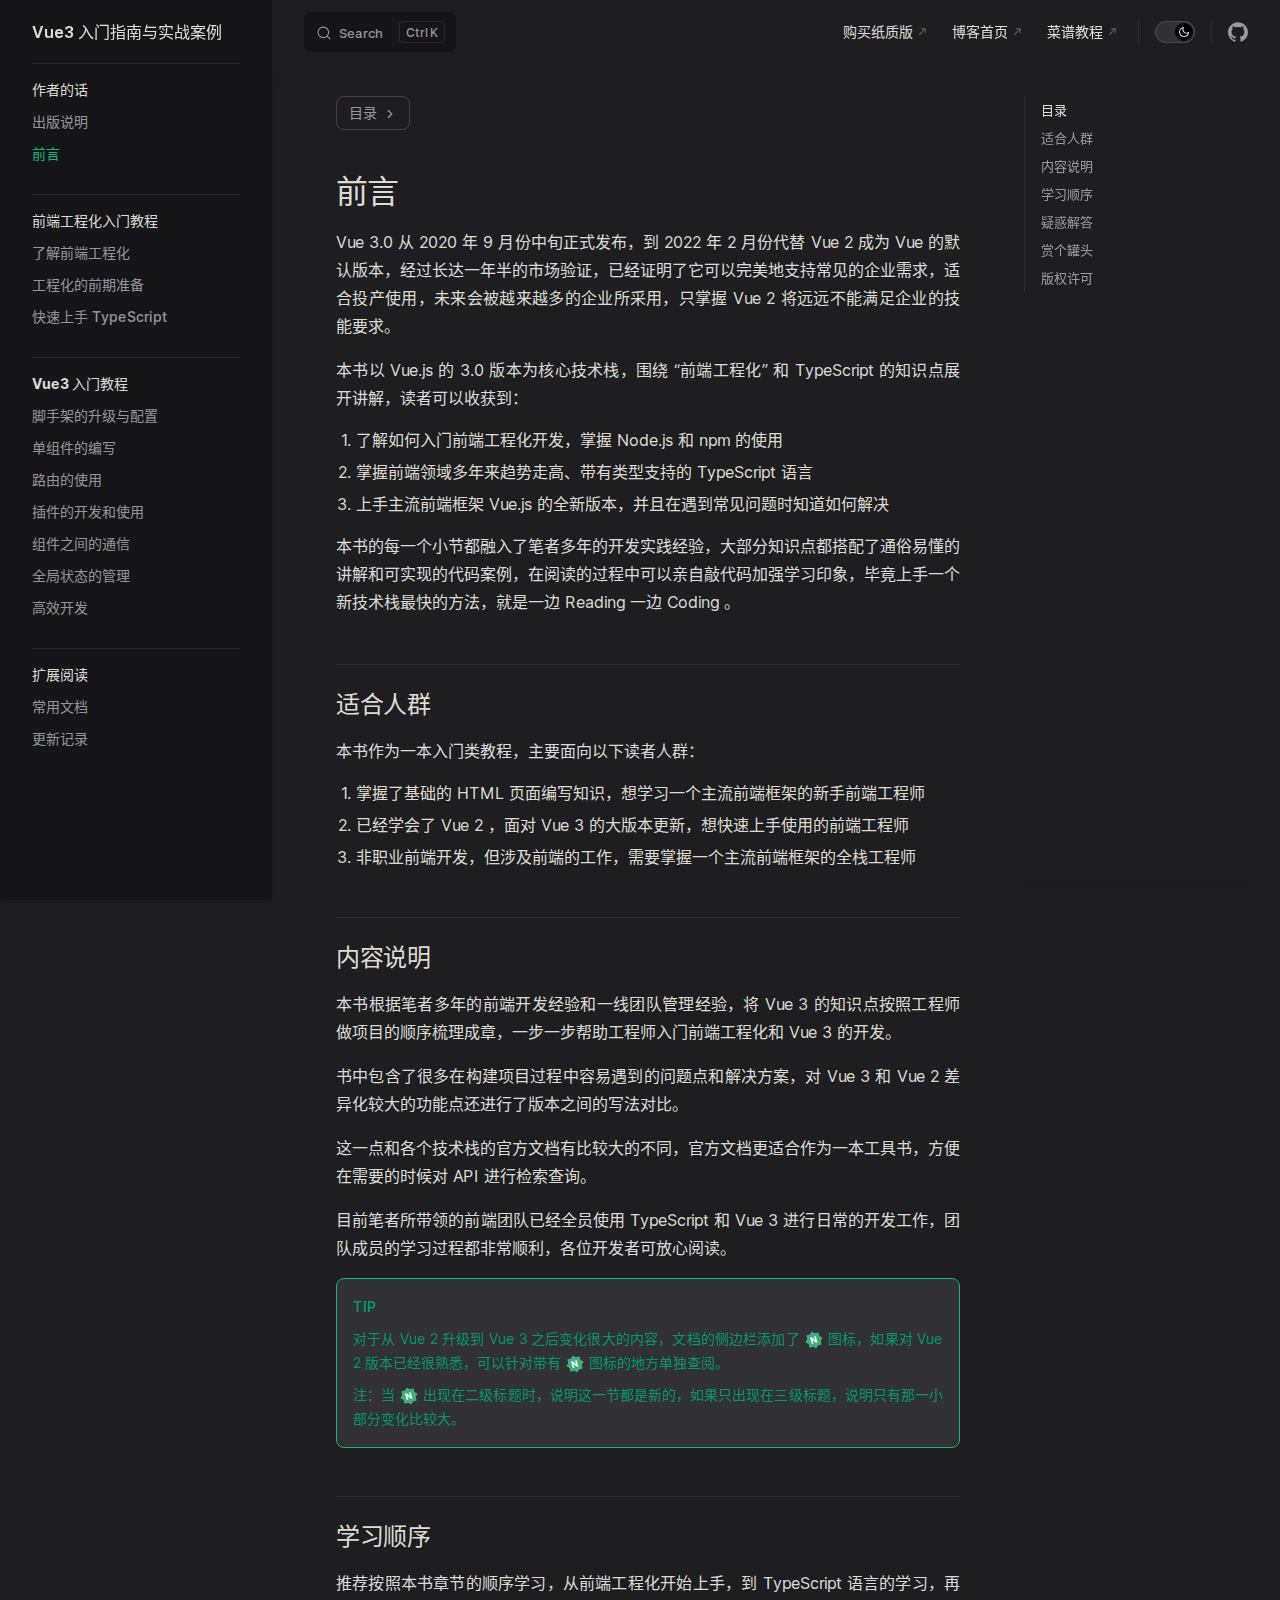
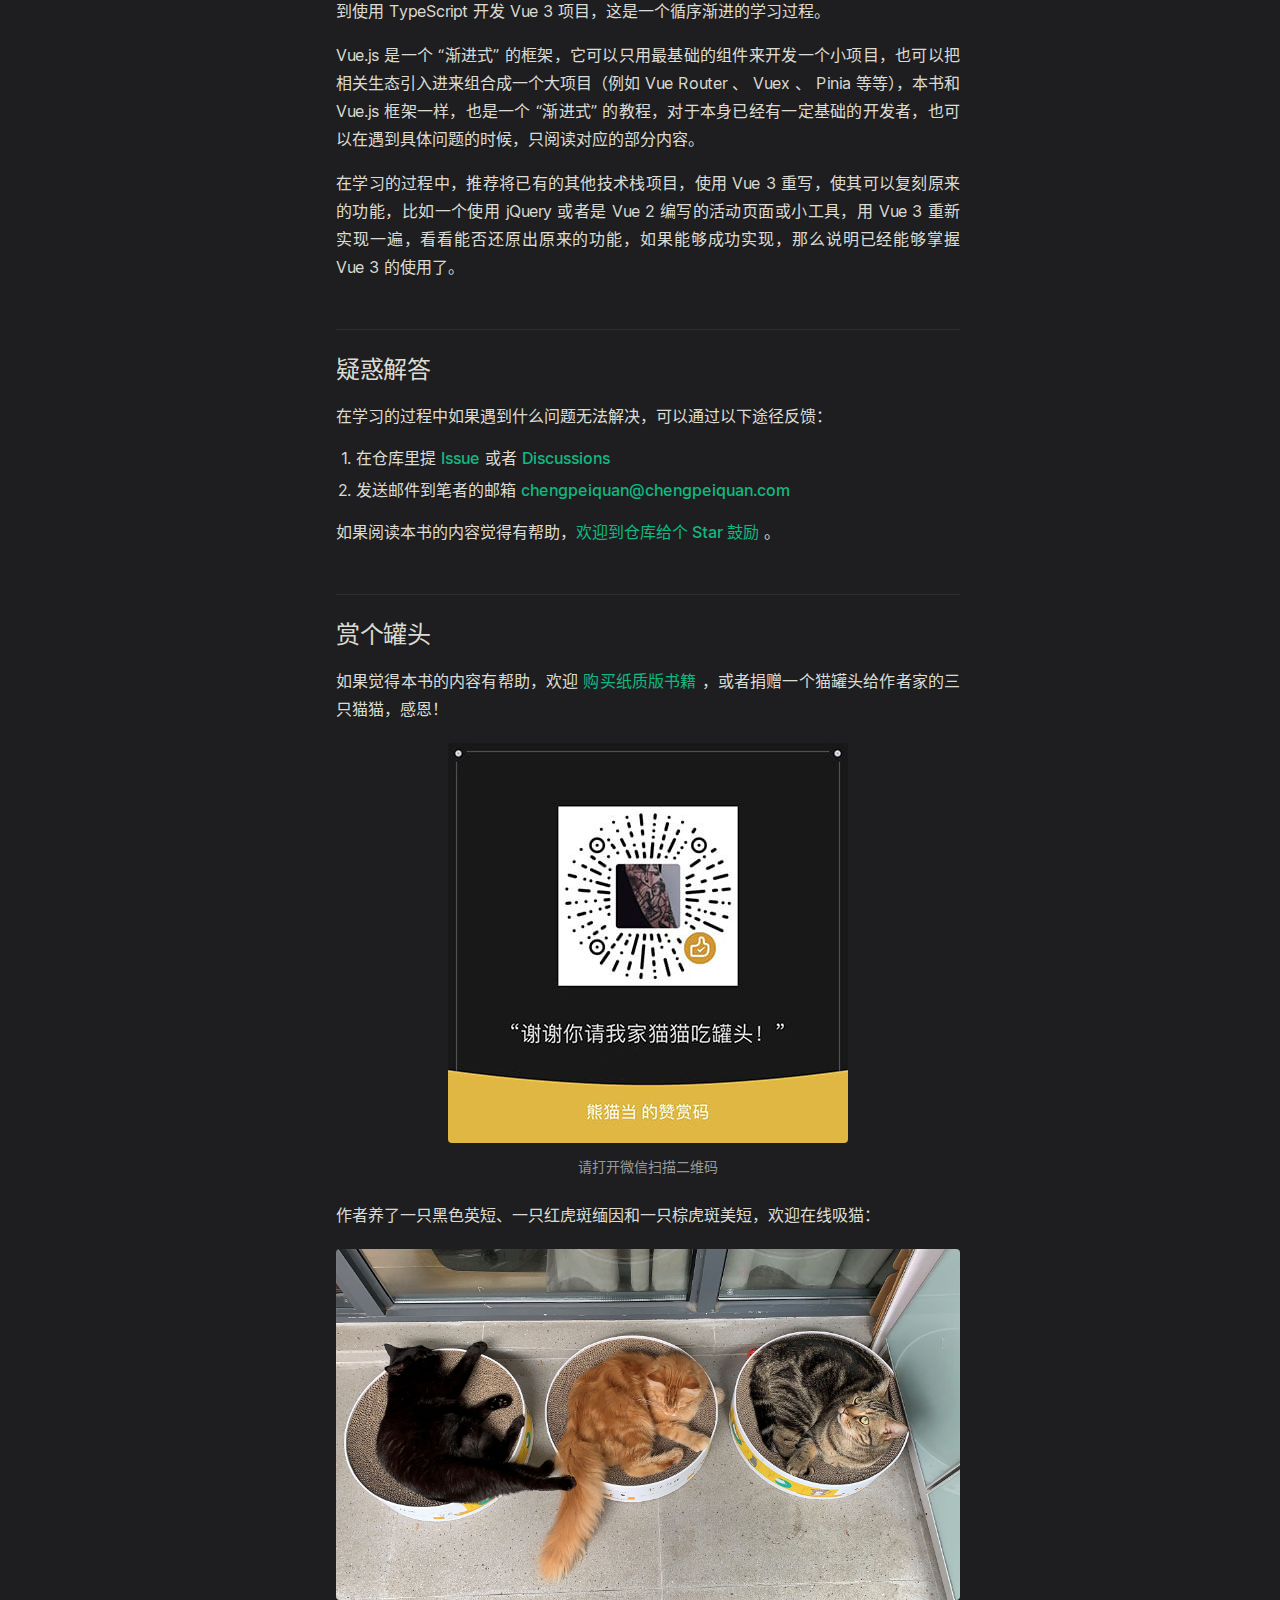
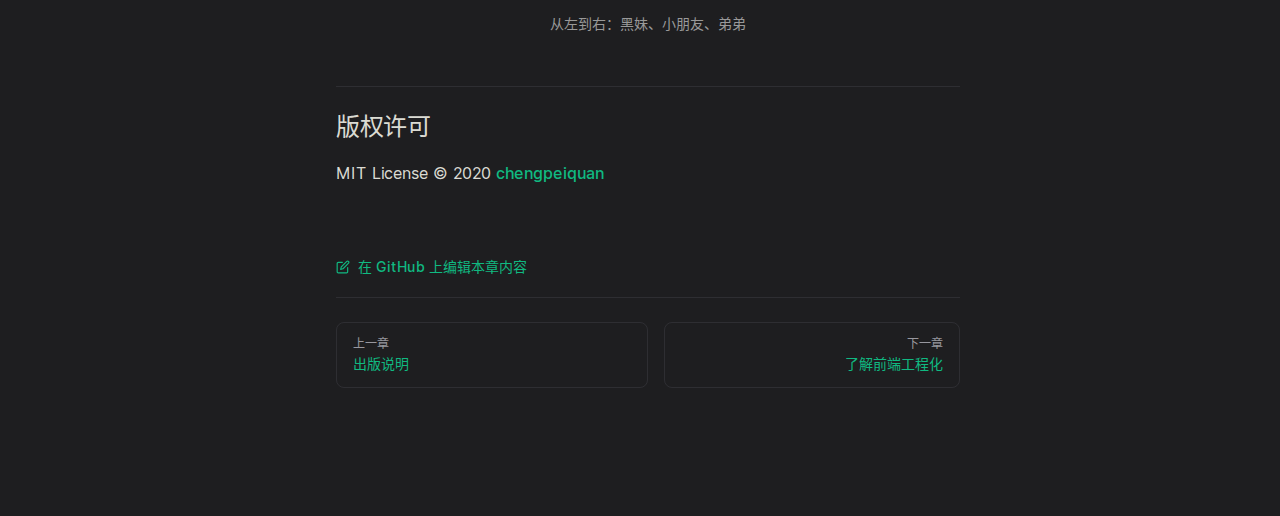
<file: preface.html>
<!DOCTYPE html>
<html lang="zh-CN" dir="ltr">
  <head>
    <meta charset="utf-8">
    <meta name="viewport" content="width=device-width,initial-scale=1">
    <title>前言 | Vue3 入门指南与实战案例</title>
    <meta name="description" content="这是一个关于 Vue 3 + TypeScript 的起步学习教程，适合完全的 Vue 新手和 Vue 2.0 的老手，在官方文档的基础上融入自己的一些实践经验。">
    <link rel="preload stylesheet" href="/assets/style.fcf239f0.css" as="style">
    <script type="module" src="/assets/app.0b85fae0.js"></script>
    <link rel="preload" href="/assets/inter-roman-latin.2ed14f66.woff2" as="font" type="font/woff2" crossorigin="">
  <link rel="modulepreload" href="/assets/chunks/framework.6e7fb2f6.js">
  <link rel="modulepreload" href="/assets/chunks/theme.ce517023.js">
  <link rel="modulepreload" href="/assets/preface.md.86ce2579.lean.js">
  <link rel="icon" href="https://chengpeiquan.com/favicon.ico">
  <meta name="keywords" content="Vue3, Vue3.x, Vue3入门, Vue3教程, 学习Vue3, Vue3案例, Vue3教学, Vue3好用吗, Vue3怎么学, 前端工程化, 前端工程化：基于Vue.js 3.0的设计与实践">
  <script id="check-dark-light">(()=>{const e=localStorage.getItem("vitepress-theme-appearance")||"dark",a=window.matchMedia("(prefers-color-scheme: dark)").matches;(!e||e==="auto"?a:e==="dark")&&document.documentElement.classList.add("dark")})();</script>
  </head>
  <body>
    <div id="app"><div class="Layout" data-v-485b8cd3><!--[--><!--]--><!--[--><span tabindex="-1" data-v-e1443a25></span><a href="#VPContent" class="VPSkipLink visually-hidden" data-v-e1443a25> Skip to content </a><!--]--><!----><header class="VPNav" data-v-485b8cd3 data-v-eae502df><div class="VPNavBar has-sidebar" data-v-eae502df data-v-1947e11e><div class="container" data-v-1947e11e><div class="title" data-v-1947e11e><div class="VPNavBarTitle has-sidebar" data-v-1947e11e data-v-d7b5d633><a class="title" href="/" data-v-d7b5d633><!--[--><!--]--><!----><!--[-->Vue3 入门指南与实战案例<!--]--><!--[--><!--]--></a></div></div><div class="content" data-v-1947e11e><div class="curtain" data-v-1947e11e></div><div class="content-body" data-v-1947e11e><!--[--><!--]--><div class="VPNavBarSearch search" style="--vp-meta-key:&#39;Meta&#39;;" data-v-1947e11e><!--[--><!----><div id="docsearch"><button type="button" class="DocSearch DocSearch-Button" aria-label="Search"><span class="DocSearch-Button-Container"><svg class="DocSearch-Search-Icon" width="20" height="20" viewBox="0 0 20 20" aria-label="search icon"><path d="M14.386 14.386l4.0877 4.0877-4.0877-4.0877c-2.9418 2.9419-7.7115 2.9419-10.6533 0-2.9419-2.9418-2.9419-7.7115 0-10.6533 2.9418-2.9419 7.7115-2.9419 10.6533 0 2.9419 2.9418 2.9419 7.7115 0 10.6533z" stroke="currentColor" fill="none" fill-rule="evenodd" stroke-linecap="round" stroke-linejoin="round"></path></svg><span class="DocSearch-Button-Placeholder">Search</span></span><span class="DocSearch-Button-Keys"><kbd class="DocSearch-Button-Key"></kbd><kbd class="DocSearch-Button-Key">K</kbd></span></button></div><!--]--></div><nav aria-labelledby="main-nav-aria-label" class="VPNavBarMenu menu" data-v-1947e11e data-v-9906507e><span id="main-nav-aria-label" class="visually-hidden" data-v-9906507e>Main Navigation</span><!--[--><!--[--><a class="VPLink link VPNavBarMenuLink" href="https://union-click.jd.com/jdc?e=jdext-1638352360249409536-0-1&amp;p=[base64]" target="_blank" rel="noreferrer" tabindex="0" data-v-9906507e data-v-061e353d data-v-729a8227><!--[-->购买纸质版<!--]--><svg xmlns="http://www.w3.org/2000/svg" aria-hidden="true" focusable="false" height="24px" viewbox="0 0 24 24" width="24px" class="icon" data-v-729a8227><path d="M0 0h24v24H0V0z" fill="none"></path><path d="M9 5v2h6.59L4 18.59 5.41 20 17 8.41V15h2V5H9z"></path></svg></a><!--]--><!--[--><a class="VPLink link VPNavBarMenuLink" href="https://chengpeiquan.com/" target="_blank" rel="noreferrer" tabindex="0" data-v-9906507e data-v-061e353d data-v-729a8227><!--[-->博客首页<!--]--><svg xmlns="http://www.w3.org/2000/svg" aria-hidden="true" focusable="false" height="24px" viewbox="0 0 24 24" width="24px" class="icon" data-v-729a8227><path d="M0 0h24v24H0V0z" fill="none"></path><path d="M9 5v2h6.59L4 18.59 5.41 20 17 8.41V15h2V5H9z"></path></svg></a><!--]--><!--[--><a class="VPLink link VPNavBarMenuLink" href="https://github.com/chengpeiquan/cooking-cookbook" target="_blank" rel="noreferrer" tabindex="0" data-v-9906507e data-v-061e353d data-v-729a8227><!--[-->菜谱教程<!--]--><svg xmlns="http://www.w3.org/2000/svg" aria-hidden="true" focusable="false" height="24px" viewbox="0 0 24 24" width="24px" class="icon" data-v-729a8227><path d="M0 0h24v24H0V0z" fill="none"></path><path d="M9 5v2h6.59L4 18.59 5.41 20 17 8.41V15h2V5H9z"></path></svg></a><!--]--><!--]--></nav><!----><div class="VPNavBarAppearance appearance" data-v-1947e11e data-v-3535c20c><button class="VPSwitch VPSwitchAppearance" type="button" role="switch" title="toggle dark mode" aria-checked="false" data-v-3535c20c data-v-ca9a9ea2 data-v-6ce29b43><span class="check" data-v-6ce29b43><span class="icon" data-v-6ce29b43><!--[--><svg xmlns="http://www.w3.org/2000/svg" aria-hidden="true" focusable="false" viewbox="0 0 24 24" class="sun" data-v-ca9a9ea2><path d="M12,18c-3.3,0-6-2.7-6-6s2.7-6,6-6s6,2.7,6,6S15.3,18,12,18zM12,8c-2.2,0-4,1.8-4,4c0,2.2,1.8,4,4,4c2.2,0,4-1.8,4-4C16,9.8,14.2,8,12,8z"></path><path d="M12,4c-0.6,0-1-0.4-1-1V1c0-0.6,0.4-1,1-1s1,0.4,1,1v2C13,3.6,12.6,4,12,4z"></path><path d="M12,24c-0.6,0-1-0.4-1-1v-2c0-0.6,0.4-1,1-1s1,0.4,1,1v2C13,23.6,12.6,24,12,24z"></path><path d="M5.6,6.6c-0.3,0-0.5-0.1-0.7-0.3L3.5,4.9c-0.4-0.4-0.4-1,0-1.4s1-0.4,1.4,0l1.4,1.4c0.4,0.4,0.4,1,0,1.4C6.2,6.5,5.9,6.6,5.6,6.6z"></path><path d="M19.8,20.8c-0.3,0-0.5-0.1-0.7-0.3l-1.4-1.4c-0.4-0.4-0.4-1,0-1.4s1-0.4,1.4,0l1.4,1.4c0.4,0.4,0.4,1,0,1.4C20.3,20.7,20,20.8,19.8,20.8z"></path><path d="M3,13H1c-0.6,0-1-0.4-1-1s0.4-1,1-1h2c0.6,0,1,0.4,1,1S3.6,13,3,13z"></path><path d="M23,13h-2c-0.6,0-1-0.4-1-1s0.4-1,1-1h2c0.6,0,1,0.4,1,1S23.6,13,23,13z"></path><path d="M4.2,20.8c-0.3,0-0.5-0.1-0.7-0.3c-0.4-0.4-0.4-1,0-1.4l1.4-1.4c0.4-0.4,1-0.4,1.4,0s0.4,1,0,1.4l-1.4,1.4C4.7,20.7,4.5,20.8,4.2,20.8z"></path><path d="M18.4,6.6c-0.3,0-0.5-0.1-0.7-0.3c-0.4-0.4-0.4-1,0-1.4l1.4-1.4c0.4-0.4,1-0.4,1.4,0s0.4,1,0,1.4l-1.4,1.4C18.9,6.5,18.6,6.6,18.4,6.6z"></path></svg><svg xmlns="http://www.w3.org/2000/svg" aria-hidden="true" focusable="false" viewbox="0 0 24 24" class="moon" data-v-ca9a9ea2><path d="M12.1,22c-0.3,0-0.6,0-0.9,0c-5.5-0.5-9.5-5.4-9-10.9c0.4-4.8,4.2-8.6,9-9c0.4,0,0.8,0.2,1,0.5c0.2,0.3,0.2,0.8-0.1,1.1c-2,2.7-1.4,6.4,1.3,8.4c2.1,1.6,5,1.6,7.1,0c0.3-0.2,0.7-0.3,1.1-0.1c0.3,0.2,0.5,0.6,0.5,1c-0.2,2.7-1.5,5.1-3.6,6.8C16.6,21.2,14.4,22,12.1,22zM9.3,4.4c-2.9,1-5,3.6-5.2,6.8c-0.4,4.4,2.8,8.3,7.2,8.7c2.1,0.2,4.2-0.4,5.8-1.8c1.1-0.9,1.9-2.1,2.4-3.4c-2.5,0.9-5.3,0.5-7.5-1.1C9.2,11.4,8.1,7.7,9.3,4.4z"></path></svg><!--]--></span></span></button></div><div class="VPSocialLinks VPNavBarSocialLinks social-links" data-v-1947e11e data-v-71c230ed data-v-ba002a3e><!--[--><a class="VPSocialLink" href="https://github.com/chengpeiquan/learning-vue3" aria-label="github" target="_blank" rel="noopener" data-v-ba002a3e data-v-18d19465><svg role="img" viewBox="0 0 24 24" xmlns="http://www.w3.org/2000/svg"><title>GitHub</title><path d="M12 .297c-6.63 0-12 5.373-12 12 0 5.303 3.438 9.8 8.205 11.385.6.113.82-.258.82-.577 0-.285-.01-1.04-.015-2.04-3.338.724-4.042-1.61-4.042-1.61C4.422 18.07 3.633 17.7 3.633 17.7c-1.087-.744.084-.729.084-.729 1.205.084 1.838 1.236 1.838 1.236 1.07 1.835 2.809 1.305 3.495.998.108-.776.417-1.305.76-1.605-2.665-.3-5.466-1.332-5.466-5.93 0-1.31.465-2.38 1.235-3.22-.135-.303-.54-1.523.105-3.176 0 0 1.005-.322 3.3 1.23.96-.267 1.98-.399 3-.405 1.02.006 2.04.138 3 .405 2.28-1.552 3.285-1.23 3.285-1.23.645 1.653.24 2.873.12 3.176.765.84 1.23 1.91 1.23 3.22 0 4.61-2.805 5.625-5.475 5.92.42.36.81 1.096.81 2.22 0 1.606-.015 2.896-.015 3.286 0 .315.21.69.825.57C20.565 22.092 24 17.592 24 12.297c0-6.627-5.373-12-12-12"/></svg></a><!--]--></div><div class="VPFlyout VPNavBarExtra extra" data-v-1947e11e data-v-3a5b20db data-v-43a23abe><button type="button" class="button" aria-haspopup="true" aria-expanded="false" aria-label="extra navigation" data-v-43a23abe><svg xmlns="http://www.w3.org/2000/svg" aria-hidden="true" focusable="false" viewbox="0 0 24 24" class="icon" data-v-43a23abe><circle cx="12" cy="12" r="2"></circle><circle cx="19" cy="12" r="2"></circle><circle cx="5" cy="12" r="2"></circle></svg></button><div class="menu" data-v-43a23abe><div class="VPMenu" data-v-43a23abe data-v-a838eccf><!----><!--[--><!--[--><!----><div class="group" data-v-3a5b20db><div class="item appearance" data-v-3a5b20db><p class="label" data-v-3a5b20db>Appearance</p><div class="appearance-action" data-v-3a5b20db><button class="VPSwitch VPSwitchAppearance" type="button" role="switch" title="toggle dark mode" aria-checked="false" data-v-3a5b20db data-v-ca9a9ea2 data-v-6ce29b43><span class="check" data-v-6ce29b43><span class="icon" data-v-6ce29b43><!--[--><svg xmlns="http://www.w3.org/2000/svg" aria-hidden="true" focusable="false" viewbox="0 0 24 24" class="sun" data-v-ca9a9ea2><path d="M12,18c-3.3,0-6-2.7-6-6s2.7-6,6-6s6,2.7,6,6S15.3,18,12,18zM12,8c-2.2,0-4,1.8-4,4c0,2.2,1.8,4,4,4c2.2,0,4-1.8,4-4C16,9.8,14.2,8,12,8z"></path><path d="M12,4c-0.6,0-1-0.4-1-1V1c0-0.6,0.4-1,1-1s1,0.4,1,1v2C13,3.6,12.6,4,12,4z"></path><path d="M12,24c-0.6,0-1-0.4-1-1v-2c0-0.6,0.4-1,1-1s1,0.4,1,1v2C13,23.6,12.6,24,12,24z"></path><path d="M5.6,6.6c-0.3,0-0.5-0.1-0.7-0.3L3.5,4.9c-0.4-0.4-0.4-1,0-1.4s1-0.4,1.4,0l1.4,1.4c0.4,0.4,0.4,1,0,1.4C6.2,6.5,5.9,6.6,5.6,6.6z"></path><path d="M19.8,20.8c-0.3,0-0.5-0.1-0.7-0.3l-1.4-1.4c-0.4-0.4-0.4-1,0-1.4s1-0.4,1.4,0l1.4,1.4c0.4,0.4,0.4,1,0,1.4C20.3,20.7,20,20.8,19.8,20.8z"></path><path d="M3,13H1c-0.6,0-1-0.4-1-1s0.4-1,1-1h2c0.6,0,1,0.4,1,1S3.6,13,3,13z"></path><path d="M23,13h-2c-0.6,0-1-0.4-1-1s0.4-1,1-1h2c0.6,0,1,0.4,1,1S23.6,13,23,13z"></path><path d="M4.2,20.8c-0.3,0-0.5-0.1-0.7-0.3c-0.4-0.4-0.4-1,0-1.4l1.4-1.4c0.4-0.4,1-0.4,1.4,0s0.4,1,0,1.4l-1.4,1.4C4.7,20.7,4.5,20.8,4.2,20.8z"></path><path d="M18.4,6.6c-0.3,0-0.5-0.1-0.7-0.3c-0.4-0.4-0.4-1,0-1.4l1.4-1.4c0.4-0.4,1-0.4,1.4,0s0.4,1,0,1.4l-1.4,1.4C18.9,6.5,18.6,6.6,18.4,6.6z"></path></svg><svg xmlns="http://www.w3.org/2000/svg" aria-hidden="true" focusable="false" viewbox="0 0 24 24" class="moon" data-v-ca9a9ea2><path d="M12.1,22c-0.3,0-0.6,0-0.9,0c-5.5-0.5-9.5-5.4-9-10.9c0.4-4.8,4.2-8.6,9-9c0.4,0,0.8,0.2,1,0.5c0.2,0.3,0.2,0.8-0.1,1.1c-2,2.7-1.4,6.4,1.3,8.4c2.1,1.6,5,1.6,7.1,0c0.3-0.2,0.7-0.3,1.1-0.1c0.3,0.2,0.5,0.6,0.5,1c-0.2,2.7-1.5,5.1-3.6,6.8C16.6,21.2,14.4,22,12.1,22zM9.3,4.4c-2.9,1-5,3.6-5.2,6.8c-0.4,4.4,2.8,8.3,7.2,8.7c2.1,0.2,4.2-0.4,5.8-1.8c1.1-0.9,1.9-2.1,2.4-3.4c-2.5,0.9-5.3,0.5-7.5-1.1C9.2,11.4,8.1,7.7,9.3,4.4z"></path></svg><!--]--></span></span></button></div></div></div><div class="group" data-v-3a5b20db><div class="item social-links" data-v-3a5b20db><div class="VPSocialLinks social-links-list" data-v-3a5b20db data-v-ba002a3e><!--[--><a class="VPSocialLink" href="https://github.com/chengpeiquan/learning-vue3" aria-label="github" target="_blank" rel="noopener" data-v-ba002a3e data-v-18d19465><svg role="img" viewBox="0 0 24 24" xmlns="http://www.w3.org/2000/svg"><title>GitHub</title><path d="M12 .297c-6.63 0-12 5.373-12 12 0 5.303 3.438 9.8 8.205 11.385.6.113.82-.258.82-.577 0-.285-.01-1.04-.015-2.04-3.338.724-4.042-1.61-4.042-1.61C4.422 18.07 3.633 17.7 3.633 17.7c-1.087-.744.084-.729.084-.729 1.205.084 1.838 1.236 1.838 1.236 1.07 1.835 2.809 1.305 3.495.998.108-.776.417-1.305.76-1.605-2.665-.3-5.466-1.332-5.466-5.93 0-1.31.465-2.38 1.235-3.22-.135-.303-.54-1.523.105-3.176 0 0 1.005-.322 3.3 1.23.96-.267 1.98-.399 3-.405 1.02.006 2.04.138 3 .405 2.28-1.552 3.285-1.23 3.285-1.23.645 1.653.24 2.873.12 3.176.765.84 1.23 1.91 1.23 3.22 0 4.61-2.805 5.625-5.475 5.92.42.36.81 1.096.81 2.22 0 1.606-.015 2.896-.015 3.286 0 .315.21.69.825.57C20.565 22.092 24 17.592 24 12.297c0-6.627-5.373-12-12-12"/></svg></a><!--]--></div></div></div><!--]--><!--]--></div></div></div><!--[--><!--]--><button type="button" class="VPNavBarHamburger hamburger" aria-label="mobile navigation" aria-expanded="false" aria-controls="VPNavScreen" data-v-1947e11e data-v-016832cc><span class="container" data-v-016832cc><span class="top" data-v-016832cc></span><span class="middle" data-v-016832cc></span><span class="bottom" data-v-016832cc></span></span></button></div></div></div></div><!----></header><div class="VPLocalNav" data-v-485b8cd3 data-v-07bdd997><button class="menu" aria-expanded="false" aria-controls="VPSidebarNav" data-v-07bdd997><svg xmlns="http://www.w3.org/2000/svg" aria-hidden="true" focusable="false" viewbox="0 0 24 24" class="menu-icon" data-v-07bdd997><path d="M17,11H3c-0.6,0-1-0.4-1-1s0.4-1,1-1h14c0.6,0,1,0.4,1,1S17.6,11,17,11z"></path><path d="M21,7H3C2.4,7,2,6.6,2,6s0.4-1,1-1h18c0.6,0,1,0.4,1,1S21.6,7,21,7z"></path><path d="M21,15H3c-0.6,0-1-0.4-1-1s0.4-1,1-1h18c0.6,0,1,0.4,1,1S21.6,15,21,15z"></path><path d="M17,19H3c-0.6,0-1-0.4-1-1s0.4-1,1-1h14c0.6,0,1,0.4,1,1S17.6,19,17,19z"></path></svg><span class="menu-text" data-v-07bdd997>Menu</span></button><div class="VPLocalNavOutlineDropdown" style="--vp-vh:0px;" data-v-07bdd997 data-v-2c13f27c><button data-v-2c13f27c>Return to top</button><!----></div></div><aside class="VPSidebar" data-v-485b8cd3 data-v-3b97083e><div class="curtain" data-v-3b97083e></div><nav class="nav" id="VPSidebarNav" aria-labelledby="sidebar-aria-label" tabindex="-1" data-v-3b97083e><span class="visually-hidden" id="sidebar-aria-label" data-v-3b97083e> Sidebar Navigation </span><!--[--><!--]--><!--[--><div class="group" data-v-3b97083e><section class="VPSidebarItem level-0 has-active" data-v-3b97083e data-v-c3e68398><div class="item" role="button" tabindex="0" data-v-c3e68398><div class="indicator" data-v-c3e68398></div><h2 class="text" data-v-c3e68398>作者的话</h2><!----></div><div class="items" data-v-c3e68398><!--[--><div class="VPSidebarItem level-1 is-link" data-v-c3e68398 data-v-c3e68398><div class="item" data-v-c3e68398><div class="indicator" data-v-c3e68398></div><a class="VPLink link link" href="/" data-v-c3e68398 data-v-729a8227><!--[--><p class="text" data-v-c3e68398>出版说明</p><!--]--><!----></a><!----></div><!----></div><div class="VPSidebarItem level-1 is-link is-active has-active" data-v-c3e68398 data-v-c3e68398><div class="item" data-v-c3e68398><div class="indicator" data-v-c3e68398></div><a class="VPLink link link" href="/preface.html" data-v-c3e68398 data-v-729a8227><!--[--><p class="text" data-v-c3e68398>前言</p><!--]--><!----></a><!----></div><!----></div><!--]--></div></section></div><div class="group" data-v-3b97083e><section class="VPSidebarItem level-0" data-v-3b97083e data-v-c3e68398><div class="item" role="button" tabindex="0" data-v-c3e68398><div class="indicator" data-v-c3e68398></div><h2 class="text" data-v-c3e68398>前端工程化入门教程</h2><!----></div><div class="items" data-v-c3e68398><!--[--><div class="VPSidebarItem level-1 is-link" data-v-c3e68398 data-v-c3e68398><div class="item" data-v-c3e68398><div class="indicator" data-v-c3e68398></div><a class="VPLink link link" href="/engineering.html" data-v-c3e68398 data-v-729a8227><!--[--><p class="text" data-v-c3e68398>了解前端工程化</p><!--]--><!----></a><!----></div><!----></div><div class="VPSidebarItem level-1 is-link" data-v-c3e68398 data-v-c3e68398><div class="item" data-v-c3e68398><div class="indicator" data-v-c3e68398></div><a class="VPLink link link" href="/guide.html" data-v-c3e68398 data-v-729a8227><!--[--><p class="text" data-v-c3e68398>工程化的前期准备</p><!--]--><!----></a><!----></div><!----></div><div class="VPSidebarItem level-1 is-link" data-v-c3e68398 data-v-c3e68398><div class="item" data-v-c3e68398><div class="indicator" data-v-c3e68398></div><a class="VPLink link link" href="/typescript.html" data-v-c3e68398 data-v-729a8227><!--[--><p class="text" data-v-c3e68398>快速上手 TypeScript</p><!--]--><!----></a><!----></div><!----></div><!--]--></div></section></div><div class="group" data-v-3b97083e><section class="VPSidebarItem level-0" data-v-3b97083e data-v-c3e68398><div class="item" role="button" tabindex="0" data-v-c3e68398><div class="indicator" data-v-c3e68398></div><h2 class="text" data-v-c3e68398>Vue3 入门教程</h2><!----></div><div class="items" data-v-c3e68398><!--[--><div class="VPSidebarItem level-1 is-link" data-v-c3e68398 data-v-c3e68398><div class="item" data-v-c3e68398><div class="indicator" data-v-c3e68398></div><a class="VPLink link link" href="/upgrade.html" data-v-c3e68398 data-v-729a8227><!--[--><p class="text" data-v-c3e68398>脚手架的升级与配置</p><!--]--><!----></a><!----></div><!----></div><div class="VPSidebarItem level-1 is-link" data-v-c3e68398 data-v-c3e68398><div class="item" data-v-c3e68398><div class="indicator" data-v-c3e68398></div><a class="VPLink link link" href="/component.html" data-v-c3e68398 data-v-729a8227><!--[--><p class="text" data-v-c3e68398>单组件的编写</p><!--]--><!----></a><!----></div><!----></div><div class="VPSidebarItem level-1 is-link" data-v-c3e68398 data-v-c3e68398><div class="item" data-v-c3e68398><div class="indicator" data-v-c3e68398></div><a class="VPLink link link" href="/router.html" data-v-c3e68398 data-v-729a8227><!--[--><p class="text" data-v-c3e68398>路由的使用</p><!--]--><!----></a><!----></div><!----></div><div class="VPSidebarItem level-1 is-link" data-v-c3e68398 data-v-c3e68398><div class="item" data-v-c3e68398><div class="indicator" data-v-c3e68398></div><a class="VPLink link link" href="/plugin.html" data-v-c3e68398 data-v-729a8227><!--[--><p class="text" data-v-c3e68398>插件的开发和使用</p><!--]--><!----></a><!----></div><!----></div><div class="VPSidebarItem level-1 is-link" data-v-c3e68398 data-v-c3e68398><div class="item" data-v-c3e68398><div class="indicator" data-v-c3e68398></div><a class="VPLink link link" href="/communication.html" data-v-c3e68398 data-v-729a8227><!--[--><p class="text" data-v-c3e68398>组件之间的通信</p><!--]--><!----></a><!----></div><!----></div><div class="VPSidebarItem level-1 is-link" data-v-c3e68398 data-v-c3e68398><div class="item" data-v-c3e68398><div class="indicator" data-v-c3e68398></div><a class="VPLink link link" href="/pinia.html" data-v-c3e68398 data-v-729a8227><!--[--><p class="text" data-v-c3e68398>全局状态的管理</p><!--]--><!----></a><!----></div><!----></div><div class="VPSidebarItem level-1 is-link" data-v-c3e68398 data-v-c3e68398><div class="item" data-v-c3e68398><div class="indicator" data-v-c3e68398></div><a class="VPLink link link" href="/efficient.html" data-v-c3e68398 data-v-729a8227><!--[--><p class="text" data-v-c3e68398>高效开发</p><!--]--><!----></a><!----></div><!----></div><!--]--></div></section></div><div class="group" data-v-3b97083e><section class="VPSidebarItem level-0" data-v-3b97083e data-v-c3e68398><div class="item" role="button" tabindex="0" data-v-c3e68398><div class="indicator" data-v-c3e68398></div><h2 class="text" data-v-c3e68398>扩展阅读</h2><!----></div><div class="items" data-v-c3e68398><!--[--><div class="VPSidebarItem level-1 is-link" data-v-c3e68398 data-v-c3e68398><div class="item" data-v-c3e68398><div class="indicator" data-v-c3e68398></div><a class="VPLink link link" href="/links.html" data-v-c3e68398 data-v-729a8227><!--[--><p class="text" data-v-c3e68398>常用文档</p><!--]--><!----></a><!----></div><!----></div><div class="VPSidebarItem level-1 is-link" data-v-c3e68398 data-v-c3e68398><div class="item" data-v-c3e68398><div class="indicator" data-v-c3e68398></div><a class="VPLink link link" href="/changelog.html" data-v-c3e68398 data-v-729a8227><!--[--><p class="text" data-v-c3e68398>更新记录</p><!--]--><!----></a><!----></div><!----></div><!--]--></div></section></div><!--]--><!--[--><!--]--></nav></aside><div class="VPContent has-sidebar" id="VPContent" data-v-485b8cd3 data-v-c3921573><div class="VPDoc has-sidebar has-aside" data-v-c3921573 data-v-2344cbd8><!--[--><!--]--><div class="container" data-v-2344cbd8><div class="aside" data-v-2344cbd8><div class="aside-curtain" data-v-2344cbd8></div><div class="aside-container" data-v-2344cbd8><div class="aside-content" data-v-2344cbd8><div class="VPDocAside" data-v-2344cbd8 data-v-18096ca4><!--[--><!--]--><!--[--><!--]--><div class="VPDocAsideOutline" data-v-18096ca4 data-v-071c6b6d><div class="content" data-v-071c6b6d><div class="outline-marker" data-v-071c6b6d></div><div class="outline-title" data-v-071c6b6d>目录</div><nav aria-labelledby="doc-outline-aria-label" data-v-071c6b6d><span class="visually-hidden" id="doc-outline-aria-label" data-v-071c6b6d> Table of Contents for current page </span><ul class="root" data-v-071c6b6d data-v-f24f3306><!--[--><!--]--></ul></nav></div></div><!--[--><!--]--><div class="spacer" data-v-18096ca4></div><!--[--><!--]--><!----><!--[--><!--]--><!--[--><!--]--></div></div></div></div><div class="content" data-v-2344cbd8><div class="content-container" data-v-2344cbd8><!--[--><!--]--><!----><main class="main" data-v-2344cbd8><div style="position:relative;" class="vp-doc _preface" data-v-2344cbd8><div><h1 id="前言" tabindex="-1">前言 <a class="header-anchor" href="#前言" aria-label="Permalink to &quot;前言&quot;">​</a></h1><p>Vue 3.0 从 2020 年 9 月份中旬正式发布，到 2022 年 2 月份代替 Vue 2 成为 Vue 的默认版本，经过长达一年半的市场验证，已经证明了它可以完美地支持常见的企业需求，适合投产使用，未来会被越来越多的企业所采用，只掌握 Vue 2 将远远不能满足企业的技能要求。</p><p>本书以 Vue.js 的 3.0 版本为核心技术栈，围绕 “前端工程化” 和 TypeScript 的知识点展开讲解，读者可以收获到：</p><ol><li>了解如何入门前端工程化开发，掌握 Node.js 和 npm 的使用</li><li>掌握前端领域多年来趋势走高、带有类型支持的 TypeScript 语言</li><li>上手主流前端框架 Vue.js 的全新版本，并且在遇到常见问题时知道如何解决</li></ol><p>本书的每一个小节都融入了笔者多年的开发实践经验，大部分知识点都搭配了通俗易懂的讲解和可实现的代码案例，在阅读的过程中可以亲自敲代码加强学习印象，毕竟上手一个新技术栈最快的方法，就是一边 Reading 一边 Coding 。</p><h2 id="适合人群" tabindex="-1">适合人群 <a class="header-anchor" href="#适合人群" aria-label="Permalink to &quot;适合人群&quot;">​</a></h2><p>本书作为一本入门类教程，主要面向以下读者人群：</p><ol><li>掌握了基础的 HTML 页面编写知识，想学习一个主流前端框架的新手前端工程师</li><li>已经学会了 Vue 2 ，面对 Vue 3 的大版本更新，想快速上手使用的前端工程师</li><li>非职业前端开发，但涉及前端的工作，需要掌握一个主流前端框架的全栈工程师</li></ol><h2 id="内容说明" tabindex="-1">内容说明 <a class="header-anchor" href="#内容说明" aria-label="Permalink to &quot;内容说明&quot;">​</a></h2><p>本书根据笔者多年的前端开发经验和一线团队管理经验，将 Vue 3 的知识点按照工程师做项目的顺序梳理成章，一步一步帮助工程师入门前端工程化和 Vue 3 的开发。</p><p>书中包含了很多在构建项目过程中容易遇到的问题点和解决方案，对 Vue 3 和 Vue 2 差异化较大的功能点还进行了版本之间的写法对比。</p><p>这一点和各个技术栈的官方文档有比较大的不同，官方文档更适合作为一本工具书，方便在需要的时候对 API 进行检索查询。</p><p>目前笔者所带领的前端团队已经全员使用 TypeScript 和 Vue 3 进行日常的开发工作，团队成员的学习过程都非常顺利，各位开发者可放心阅读。</p><div class="tip custom-block"><p class="custom-block-title">TIP</p><p>对于从 Vue 2 升级到 Vue 3 之后变化很大的内容，文档的侧边栏添加了<i class="sidebar__icon--default sidebar__icon--new"></i>图标，如果对 Vue 2 版本已经很熟悉，可以针对带有<i class="sidebar__icon--default sidebar__icon--new"></i>图标的地方单独查阅。</p><p>注：当<i class="sidebar__icon--default sidebar__icon--new"></i>出现在二级标题时，说明这一节都是新的，如果只出现在三级标题，说明只有那一小部分变化比较大。</p></div><h2 id="学习顺序" tabindex="-1">学习顺序 <a class="header-anchor" href="#学习顺序" aria-label="Permalink to &quot;学习顺序&quot;">​</a></h2><p>推荐按照本书章节的顺序学习，从前端工程化开始上手，到 TypeScript 语言的学习，再到使用 TypeScript 开发 Vue 3 项目，这是一个循序渐进的学习过程。</p><p>Vue.js 是一个 “渐进式” 的框架，它可以只用最基础的组件来开发一个小项目，也可以把相关生态引入进来组合成一个大项目（例如 Vue Router 、 Vuex 、 Pinia 等等），本书和 Vue.js 框架一样，也是一个 “渐进式” 的教程，对于本身已经有一定基础的开发者，也可以在遇到具体问题的时候，只阅读对应的部分内容。</p><p>在学习的过程中，推荐将已有的其他技术栈项目，使用 Vue 3 重写，使其可以复刻原来的功能，比如一个使用 jQuery 或者是 Vue 2 编写的活动页面或小工具，用 Vue 3 重新实现一遍，看看能否还原出原来的功能，如果能够成功实现，那么说明已经能够掌握 Vue 3 的使用了。</p><h2 id="疑惑解答" tabindex="-1">疑惑解答 <a class="header-anchor" href="#疑惑解答" aria-label="Permalink to &quot;疑惑解答&quot;">​</a></h2><p>在学习的过程中如果遇到什么问题无法解决，可以通过以下途径反馈：</p><ol><li>在仓库里提 <a href="https://github.com/chengpeiquan/learning-vue3/issues" target="_blank" rel="noreferrer">Issue</a> 或者 <a href="https://github.com/chengpeiquan/learning-vue3/discussions" target="_blank" rel="noreferrer">Discussions</a></li><li>发送邮件到笔者的邮箱 <a href="mailto:chengpeiquan@chengpeiquan.com" target="_blank" rel="noreferrer">chengpeiquan@chengpeiquan.com</a></li></ol><p>如果阅读本书的内容觉得有帮助，<a href="https://github.com/chengpeiquan/learning-vue3" target="_blank" rel="noreferrer">欢迎到仓库给个 Star 鼓励</a> 。</p><h2 id="赏个罐头" tabindex="-1">赏个罐头 <a class="header-anchor" href="#赏个罐头" aria-label="Permalink to &quot;赏个罐头&quot;">​</a></h2><p>如果觉得本书的内容有帮助，欢迎 <a href="./">购买纸质版书籍</a> ，或者捐赠一个猫罐头给作者家的三只猫猫，感恩！</p><!----><p>作者养了一只黑色英短、一只红虎斑缅因和一只棕虎斑美短，欢迎在线吸猫：</p><!----><h2 id="版权许可" tabindex="-1">版权许可 <a class="header-anchor" href="#版权许可" aria-label="Permalink to &quot;版权许可&quot;">​</a></h2><p>MIT License © 2020 <a href="https://github.com/chengpeiquan" target="_blank" rel="noreferrer">chengpeiquan</a></p></div></div></main><footer class="VPDocFooter" data-v-2344cbd8 data-v-3a2f0196><!--[--><!--]--><div class="edit-info" data-v-3a2f0196><div class="edit-link" data-v-3a2f0196><a class="VPLink link edit-link-button" href="https://github.com/chengpeiquan/learning-vue3/edit/main/docs/preface.md" target="_blank" rel="noreferrer" data-v-3a2f0196 data-v-729a8227><!--[--><svg xmlns="http://www.w3.org/2000/svg" viewbox="0 0 24 24" class="edit-link-icon" aria-label="edit icon" data-v-3a2f0196><path d="M18,23H4c-1.7,0-3-1.3-3-3V6c0-1.7,1.3-3,3-3h7c0.6,0,1,0.4,1,1s-0.4,1-1,1H4C3.4,5,3,5.4,3,6v14c0,0.6,0.4,1,1,1h14c0.6,0,1-0.4,1-1v-7c0-0.6,0.4-1,1-1s1,0.4,1,1v7C21,21.7,19.7,23,18,23z"></path><path d="M8,17c-0.3,0-0.5-0.1-0.7-0.3C7,16.5,6.9,16.1,7,15.8l1-4c0-0.2,0.1-0.3,0.3-0.5l9.5-9.5c1.2-1.2,3.2-1.2,4.4,0c1.2,1.2,1.2,3.2,0,4.4l-9.5,9.5c-0.1,0.1-0.3,0.2-0.5,0.3l-4,1C8.2,17,8.1,17,8,17zM9.9,12.5l-0.5,2.1l2.1-0.5l9.3-9.3c0.4-0.4,0.4-1.1,0-1.6c-0.4-0.4-1.2-0.4-1.6,0l0,0L9.9,12.5z M18.5,2.5L18.5,2.5L18.5,2.5z"></path></svg> 在 GitHub 上编辑本章内容<!--]--><!----></a></div><!----></div><div class="prev-next" data-v-3a2f0196><div class="pager" data-v-3a2f0196><a class="pager-link prev" href="/" data-v-3a2f0196><span class="desc" data-v-3a2f0196>上一章</span><span class="title" data-v-3a2f0196>出版说明</span></a></div><div class="has-prev pager" data-v-3a2f0196><a class="pager-link next" href="/engineering.html" data-v-3a2f0196><span class="desc" data-v-3a2f0196>下一章</span><span class="title" data-v-3a2f0196>了解前端工程化</span></a></div></div></footer><!--[--><!--]--></div></div></div><!--[--><!--]--></div></div><footer class="VPFooter has-sidebar" data-v-485b8cd3 data-v-c4aa2fa3><div class="container" data-v-c4aa2fa3><p class="message" data-v-c4aa2fa3>Released under the MIT License.</p><p class="copyright" data-v-c4aa2fa3>Copyright © 2022-PRESENT 程沛权</p></div></footer><!--[--><!--]--></div></div>
    <script>__VP_HASH_MAP__ = JSON.parse("{\"preface.md\":\"86ce2579\",\"router.md\":\"da5e1461\",\"typescript.md\":\"660dc4bd\",\"upgrade.md\":\"e44eba0a\",\"links.md\":\"eb80dffe\",\"changelog.md\":\"c753328c\",\"guide.md\":\"376d695e\",\"index.md\":\"9a552473\",\"pinia.md\":\"115e7e9d\",\"engineering.md\":\"10059d98\",\"communication.md\":\"59aa8cd0\",\"efficient.md\":\"a01a1759\",\"plugin.md\":\"30e42e80\",\"component.md\":\"ca1888e3\"}")
__VP_SITE_DATA__ = JSON.parse("{\"lang\":\"zh-CN\",\"dir\":\"ltr\",\"title\":\"Vue3 入门指南与实战案例\",\"description\":\"这是一个关于 Vue 3 + TypeScript 的起步学习教程，适合完全的 Vue 新手和 Vue 2.0 的老手，在官方文档的基础上融入自己的一些实践经验。\",\"base\":\"/\",\"head\":[],\"appearance\":\"dark\",\"themeConfig\":{\"nav\":[{\"text\":\"购买纸质版\",\"link\":\"https://union-click.jd.com/jdc?e=jdext-1638352360249409536-0-1&p=[base64]\"},{\"text\":\"博客首页\",\"link\":\"https://chengpeiquan.com/\"},{\"text\":\"菜谱教程\",\"link\":\"https://github.com/chengpeiquan/cooking-cookbook\"}],\"sidebar\":[{\"text\":\"作者的话\",\"items\":[{\"text\":\"出版说明\",\"link\":\"/\"},{\"text\":\"前言\",\"link\":\"/preface\"}]},{\"text\":\"前端工程化入门教程\",\"items\":[{\"text\":\"了解前端工程化\",\"link\":\"/engineering\"},{\"text\":\"工程化的前期准备\",\"link\":\"/guide\"},{\"text\":\"快速上手 TypeScript\",\"link\":\"/typescript\"}]},{\"text\":\"Vue3 入门教程\",\"items\":[{\"text\":\"脚手架的升级与配置\",\"link\":\"/upgrade\"},{\"text\":\"单组件的编写\",\"link\":\"/component\"},{\"text\":\"路由的使用\",\"link\":\"/router\"},{\"text\":\"插件的开发和使用\",\"link\":\"/plugin\"},{\"text\":\"组件之间的通信\",\"link\":\"/communication\"},{\"text\":\"全局状态的管理\",\"link\":\"/pinia\"},{\"text\":\"高效开发\",\"link\":\"/efficient\"}]},{\"text\":\"扩展阅读\",\"items\":[{\"text\":\"常用文档\",\"link\":\"/links\"},{\"text\":\"更新记录\",\"link\":\"/changelog\"}]}],\"outline\":3,\"outlineTitle\":\"目录\",\"socialLinks\":[{\"icon\":\"github\",\"link\":\"https://github.com/chengpeiquan/learning-vue3\"}],\"editLink\":{\"pattern\":\"https://github.com/chengpeiquan/learning-vue3/edit/main/docs/:path\",\"text\":\"在 GitHub 上编辑本章内容\"},\"docFooter\":{\"prev\":\"上一章\",\"next\":\"下一章\"},\"footer\":{\"message\":\"Released under the MIT License.\",\"copyright\":\"Copyright © 2022-PRESENT 程沛权\"},\"algolia\":{\"appId\":\"5LYK75VPNC\",\"apiKey\":\"1d995a4b40491d50f3e8d607e5667017\",\"indexName\":\"chengpeiquan\",\"placeholder\":\"请输入关键词\"}},\"locales\":{},\"scrollOffset\":90,\"cleanUrls\":false}")</script>
    
  </body>
</html>
</file>
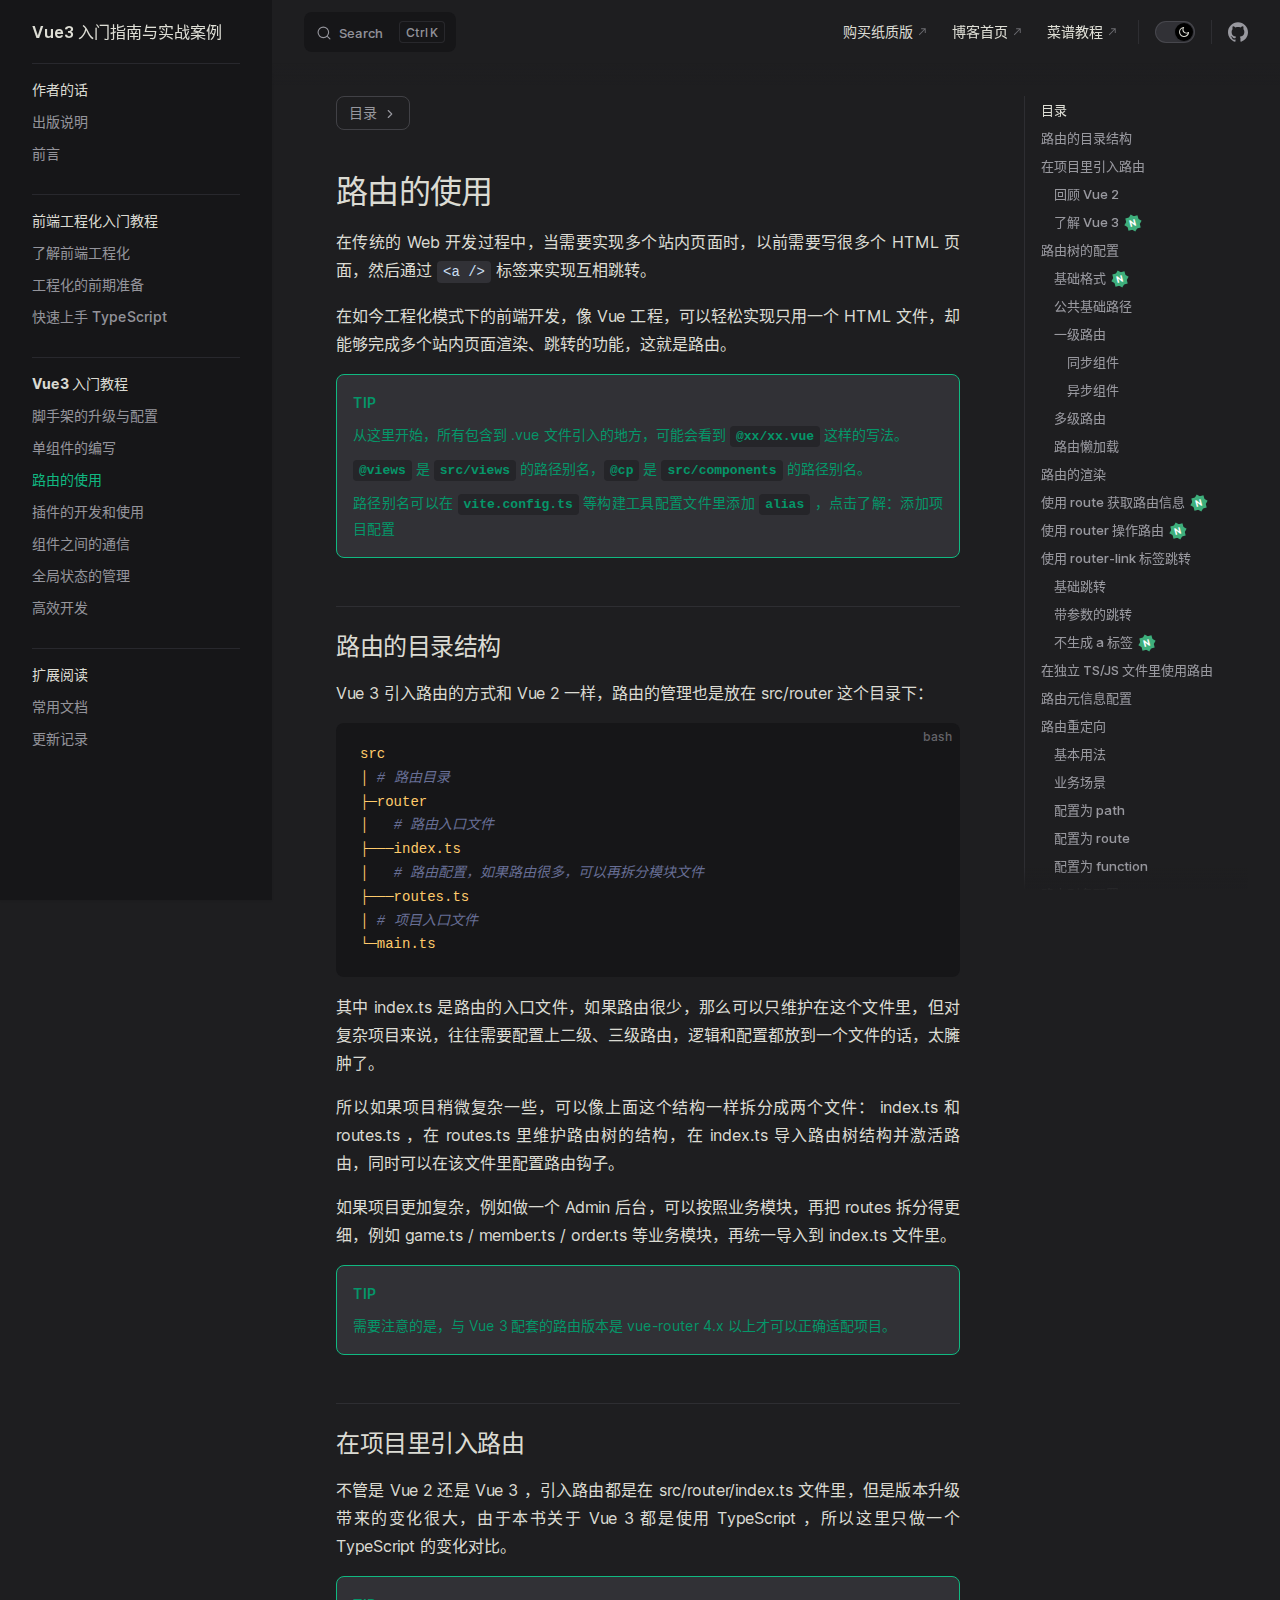
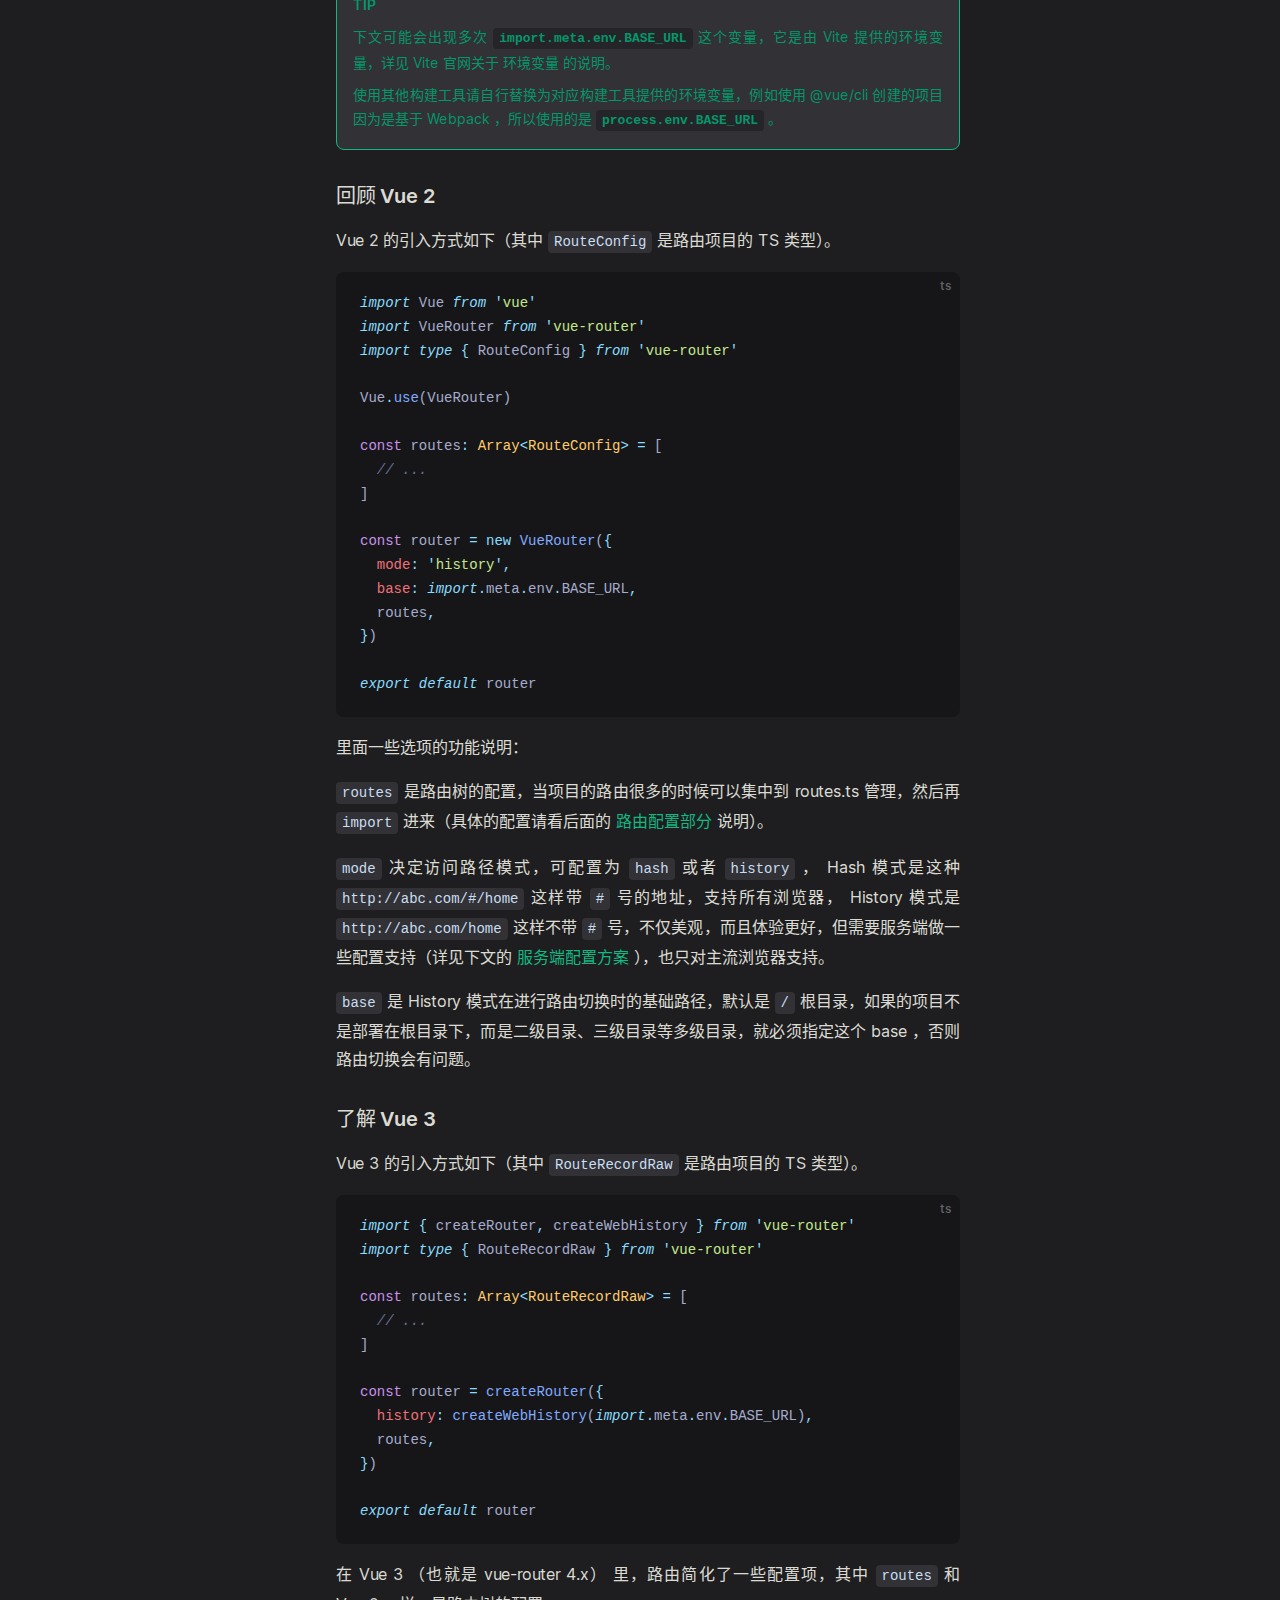
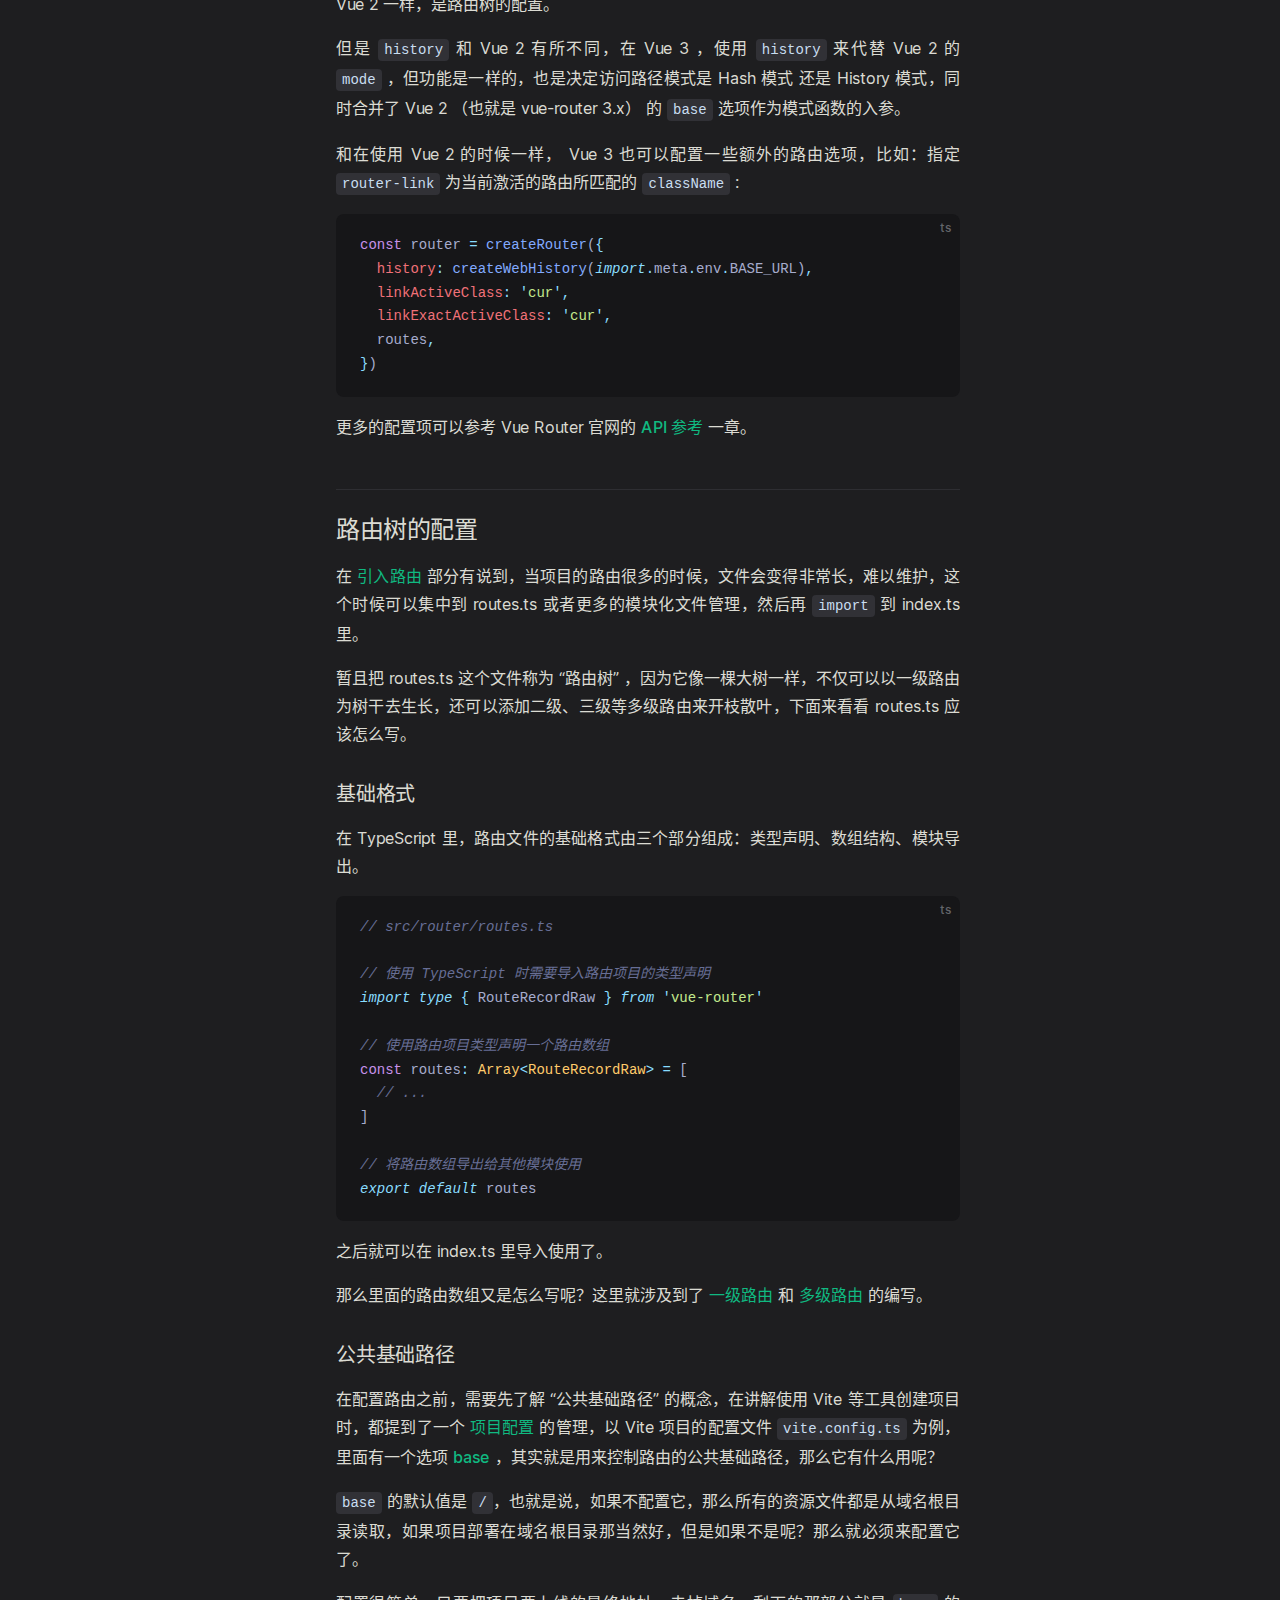
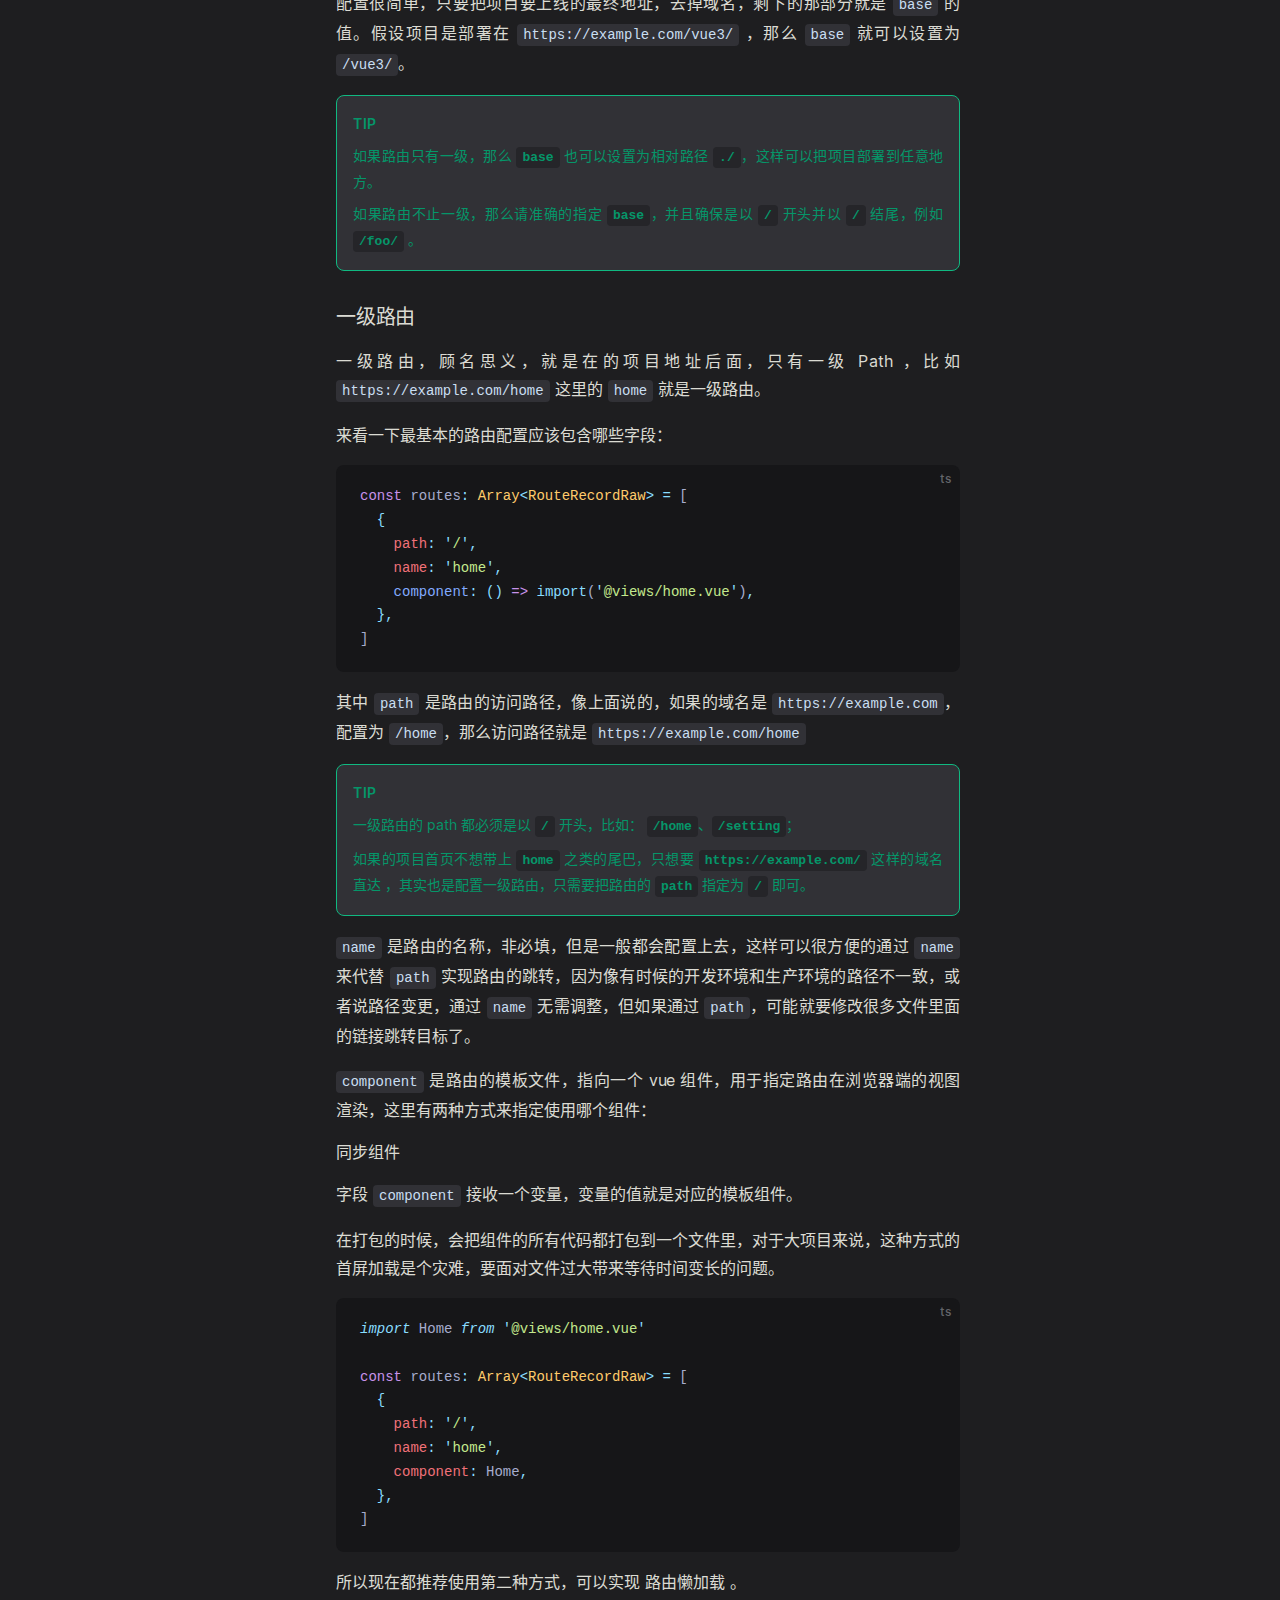
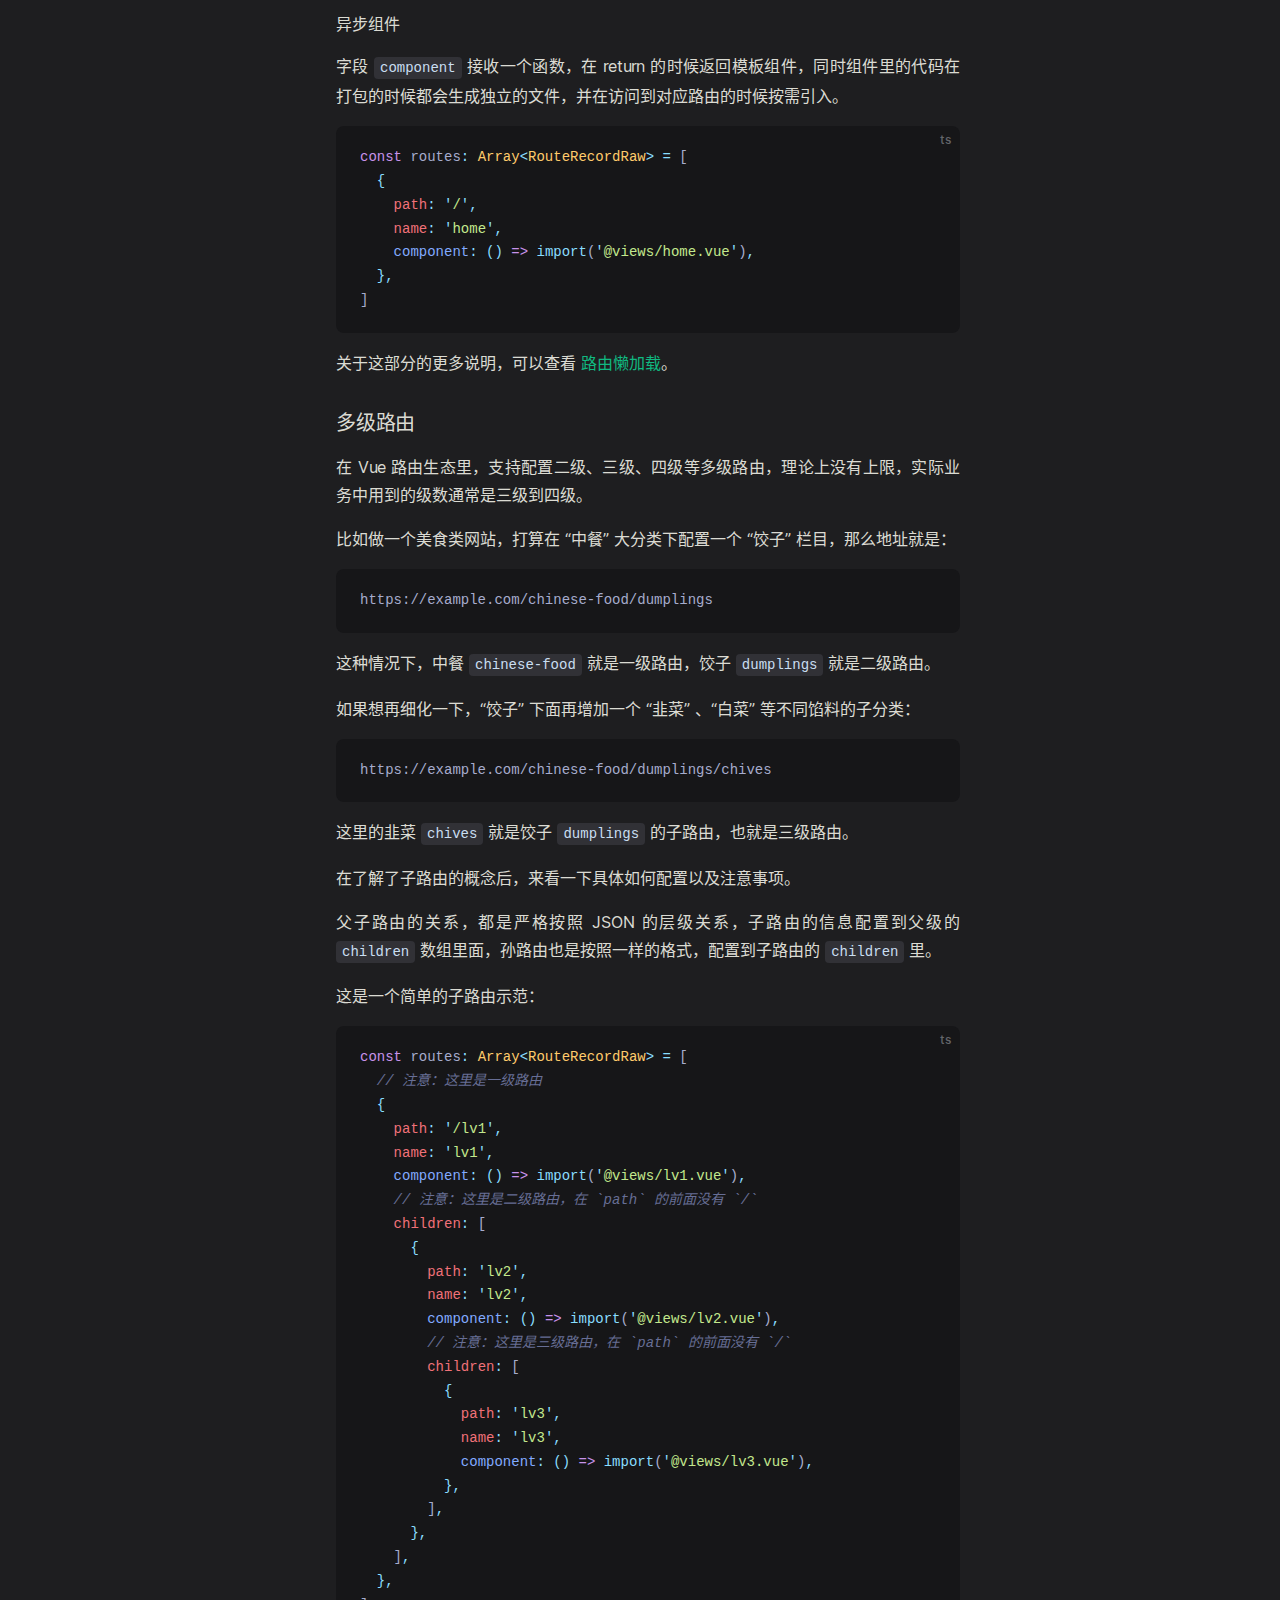
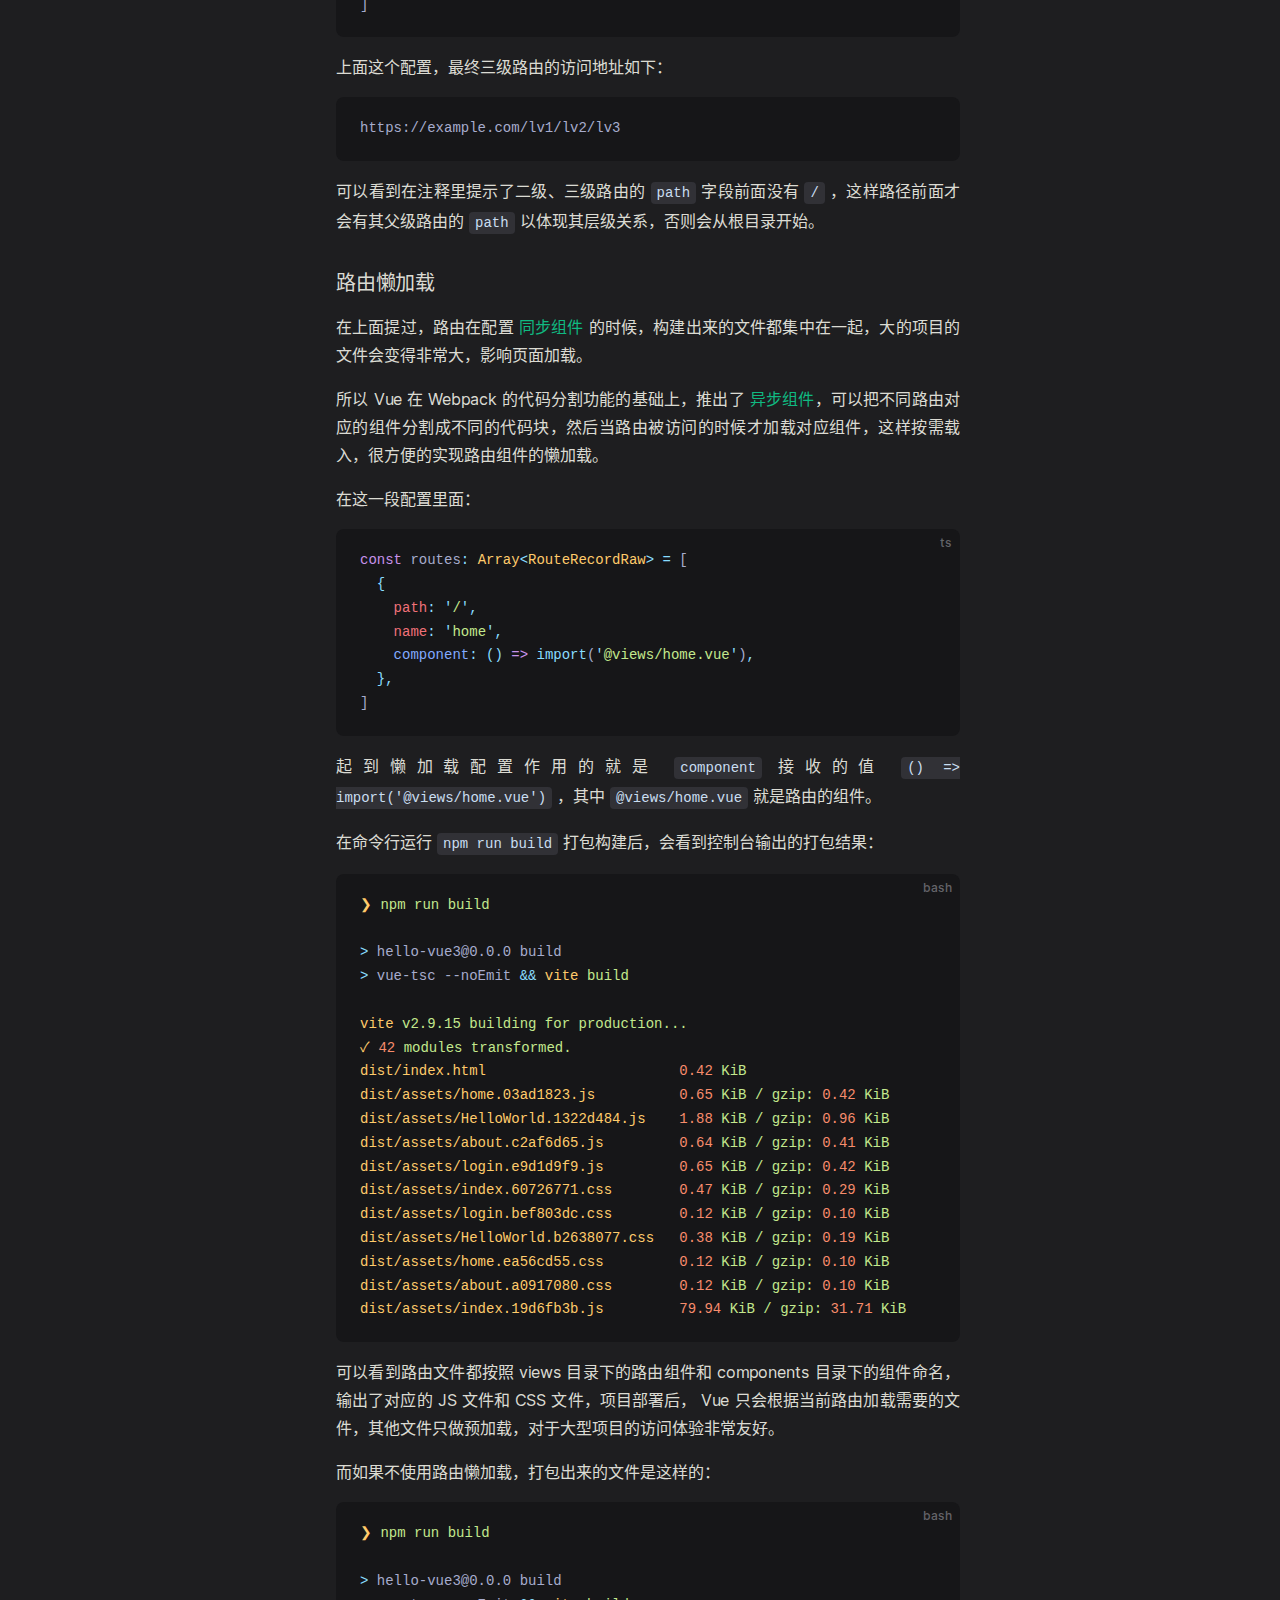
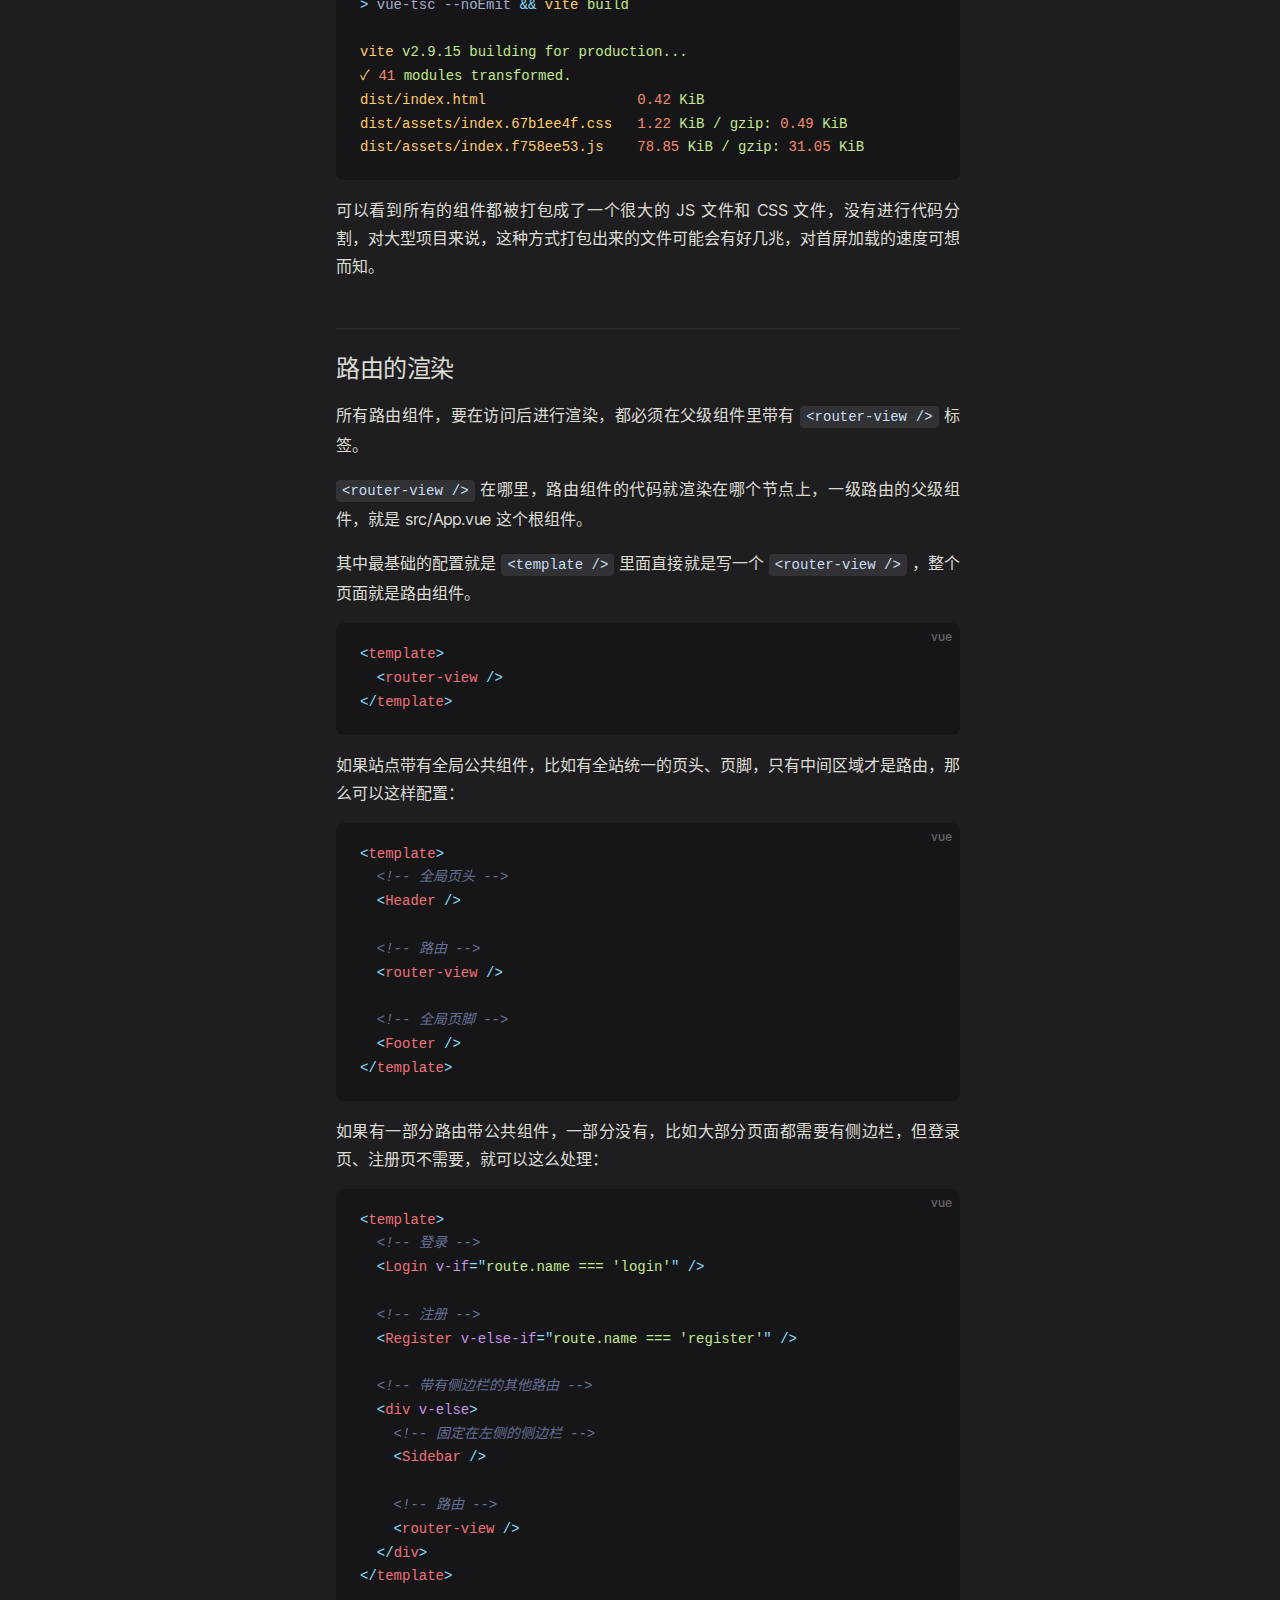
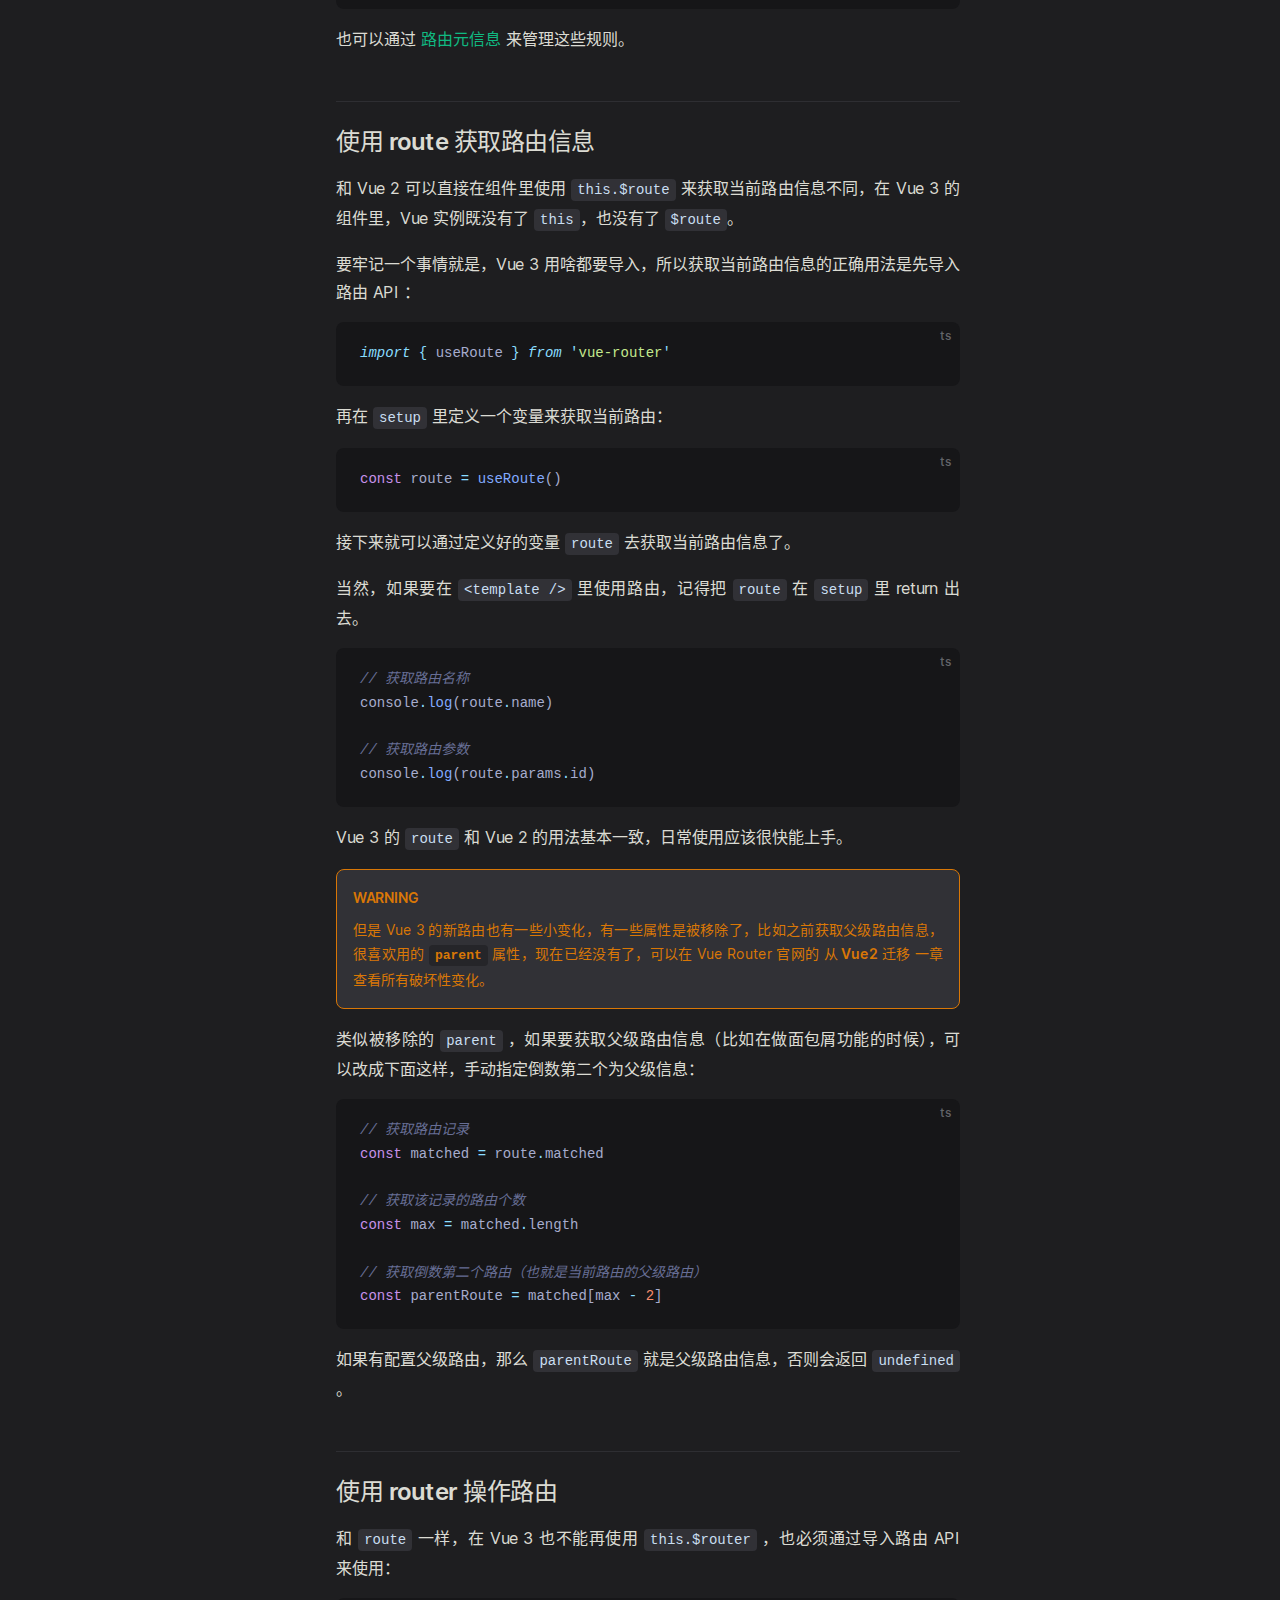
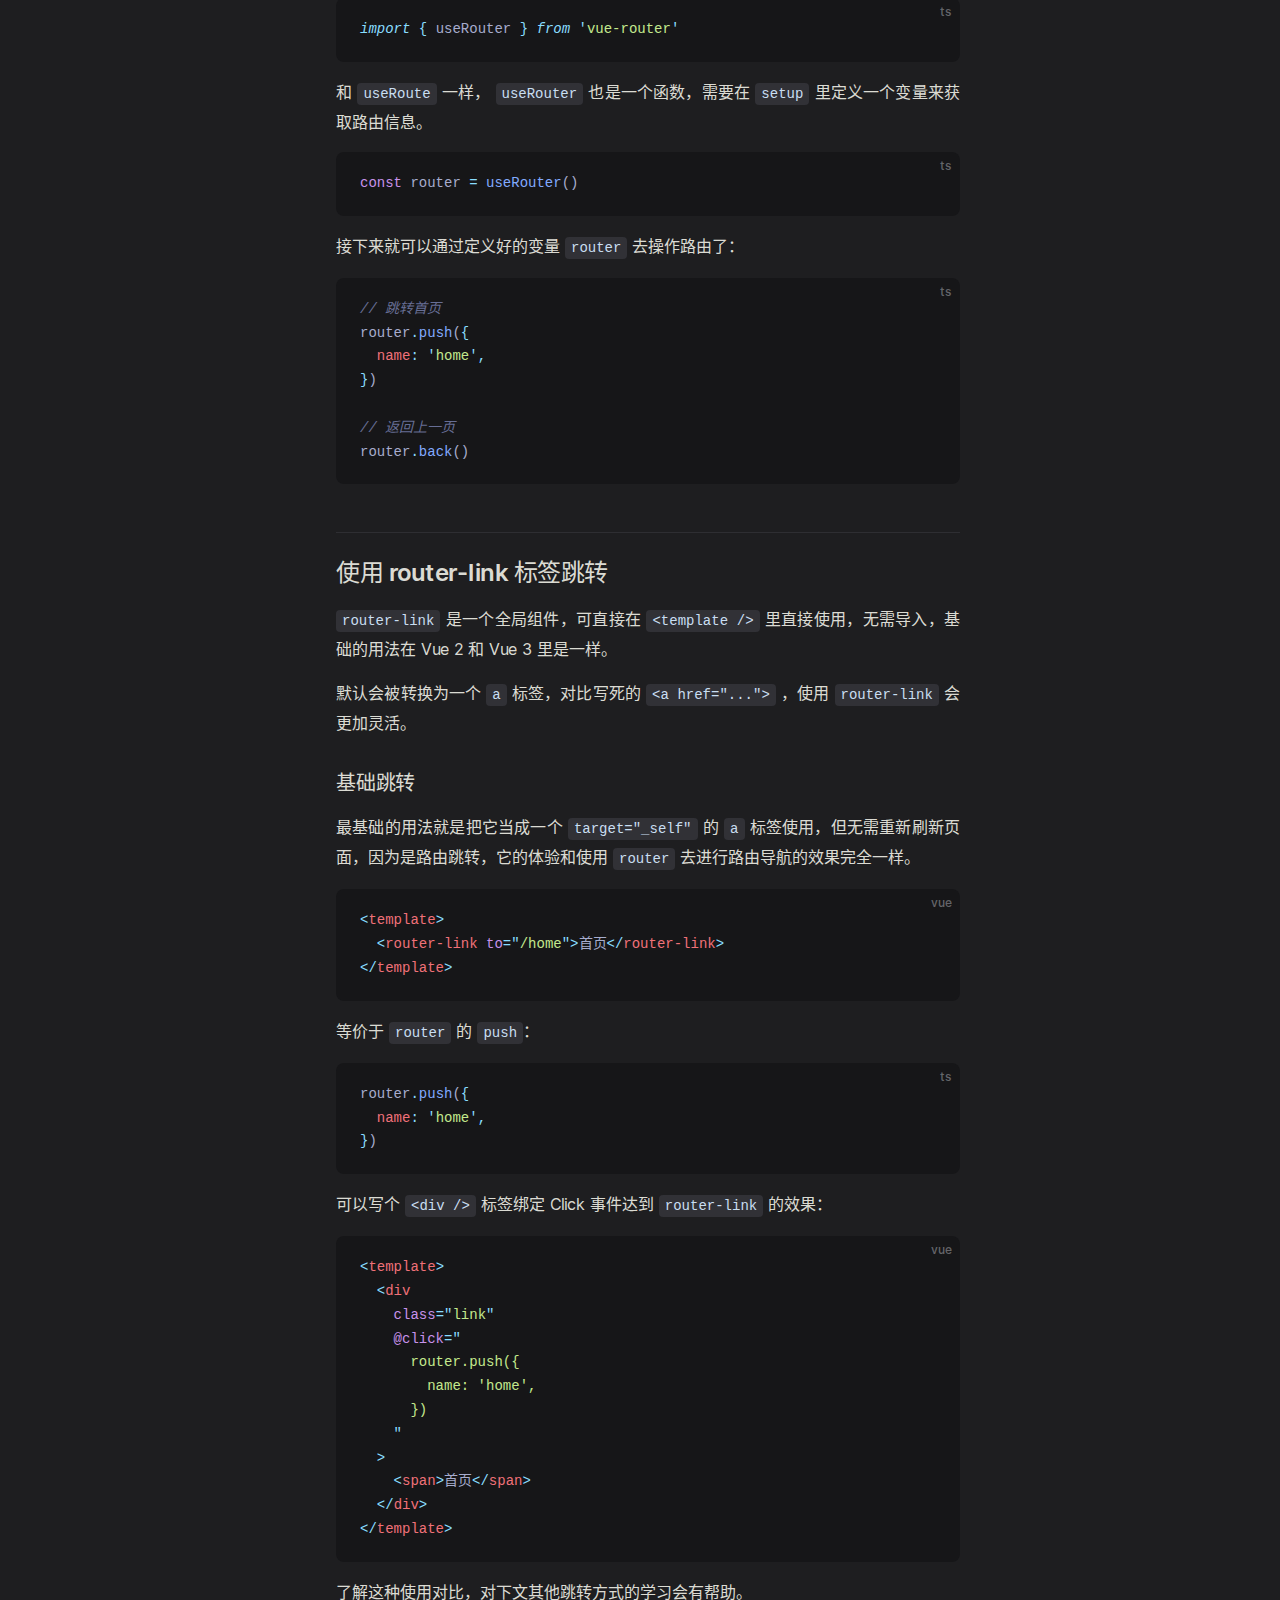
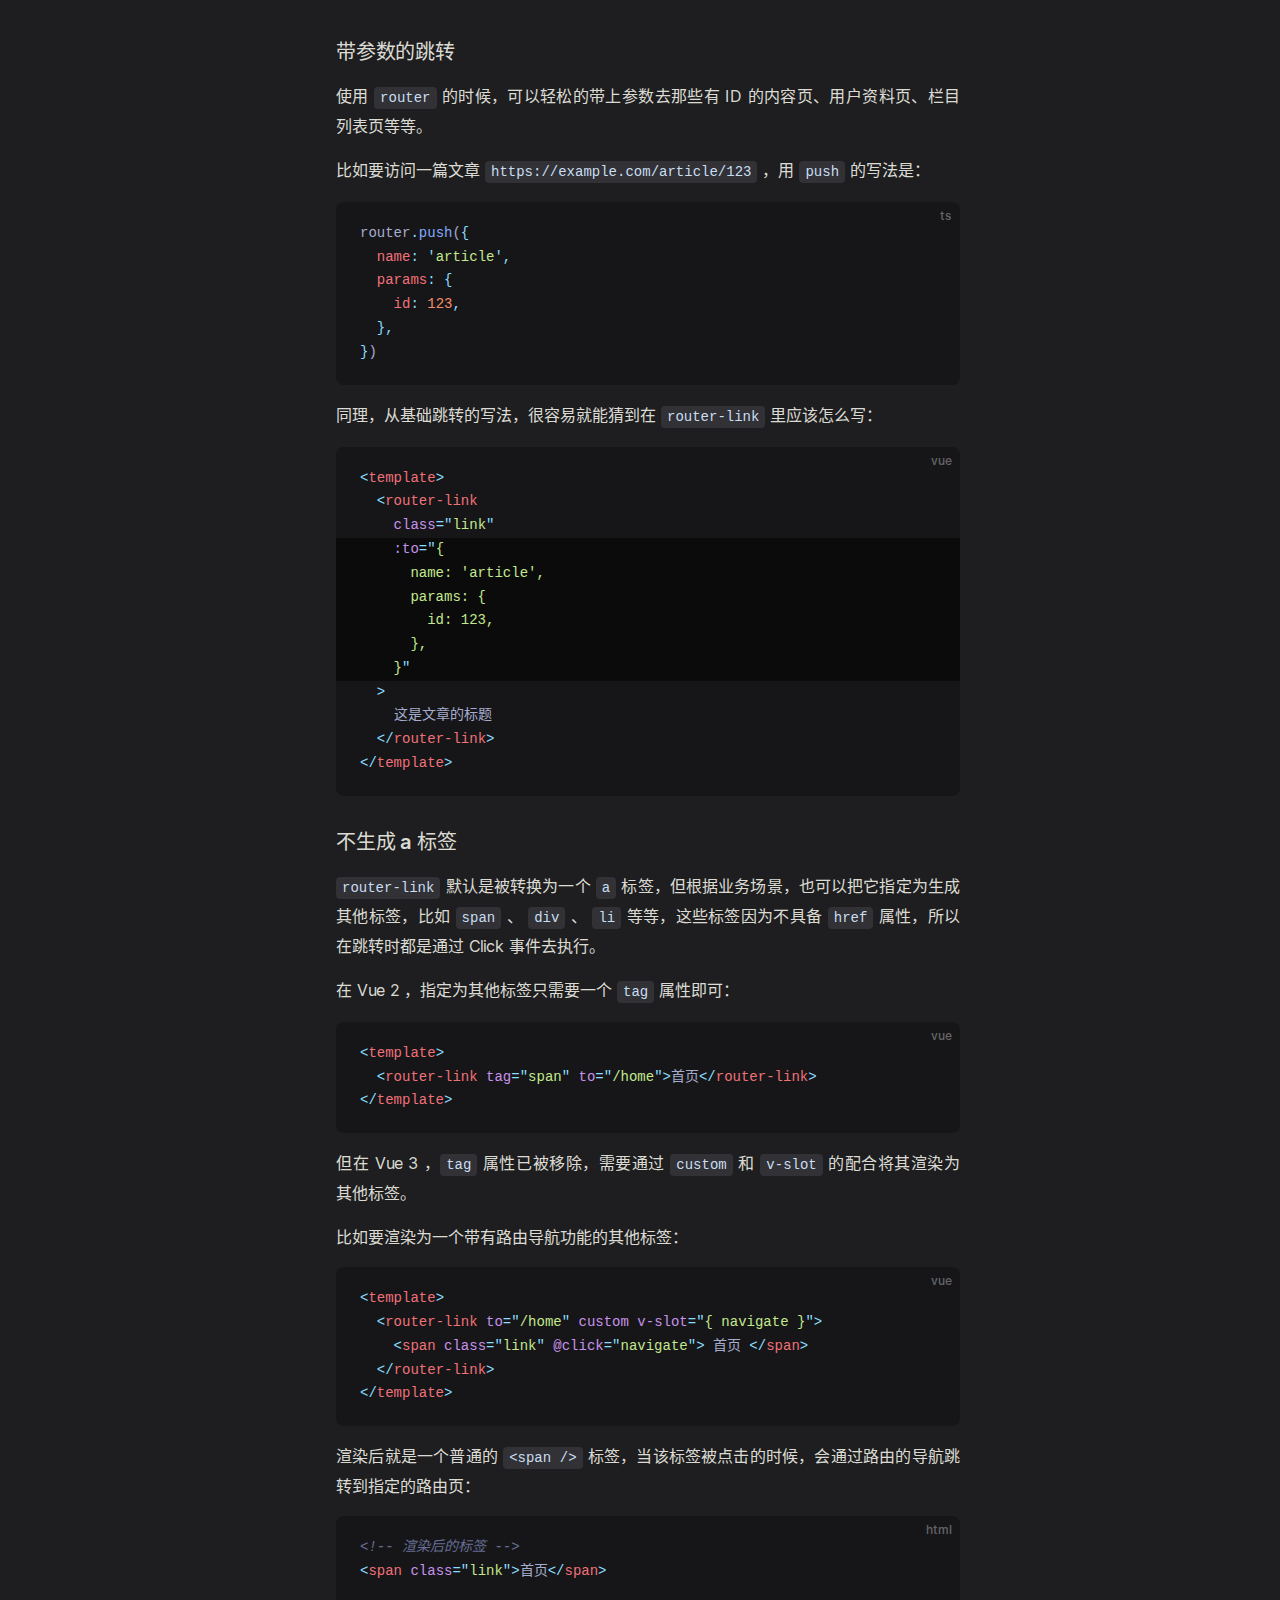
<file: router.html>
<!DOCTYPE html>
<html lang="zh-CN" dir="ltr">
  <head>
    <meta charset="utf-8">
    <meta name="viewport" content="width=device-width,initial-scale=1">
    <title>路由的使用 | Vue3 入门指南与实战案例</title>
    <meta name="description" content="这是一个关于 Vue 3 + TypeScript 的起步学习教程，适合完全的 Vue 新手和 Vue 2.0 的老手，在官方文档的基础上融入自己的一些实践经验。">
    <link rel="preload stylesheet" href="/assets/style.fcf239f0.css" as="style">
    <script type="module" src="/assets/app.0b85fae0.js"></script>
    <link rel="preload" href="/assets/inter-roman-latin.2ed14f66.woff2" as="font" type="font/woff2" crossorigin="">
  <link rel="modulepreload" href="/assets/chunks/framework.6e7fb2f6.js">
  <link rel="modulepreload" href="/assets/chunks/theme.ce517023.js">
  <link rel="modulepreload" href="/assets/router.md.da5e1461.lean.js">
  <link rel="icon" href="https://chengpeiquan.com/favicon.ico">
  <meta name="keywords" content="Vue3, Vue3.x, Vue3入门, Vue3教程, 学习Vue3, Vue3案例, Vue3教学, Vue3好用吗, Vue3怎么学, 前端工程化, 前端工程化：基于Vue.js 3.0的设计与实践">
  <script id="check-dark-light">(()=>{const e=localStorage.getItem("vitepress-theme-appearance")||"dark",a=window.matchMedia("(prefers-color-scheme: dark)").matches;(!e||e==="auto"?a:e==="dark")&&document.documentElement.classList.add("dark")})();</script>
  </head>
  <body>
    <div id="app"><div class="Layout" data-v-485b8cd3><!--[--><!--]--><!--[--><span tabindex="-1" data-v-e1443a25></span><a href="#VPContent" class="VPSkipLink visually-hidden" data-v-e1443a25> Skip to content </a><!--]--><!----><header class="VPNav" data-v-485b8cd3 data-v-eae502df><div class="VPNavBar has-sidebar" data-v-eae502df data-v-1947e11e><div class="container" data-v-1947e11e><div class="title" data-v-1947e11e><div class="VPNavBarTitle has-sidebar" data-v-1947e11e data-v-d7b5d633><a class="title" href="/" data-v-d7b5d633><!--[--><!--]--><!----><!--[-->Vue3 入门指南与实战案例<!--]--><!--[--><!--]--></a></div></div><div class="content" data-v-1947e11e><div class="curtain" data-v-1947e11e></div><div class="content-body" data-v-1947e11e><!--[--><!--]--><div class="VPNavBarSearch search" style="--vp-meta-key:&#39;Meta&#39;;" data-v-1947e11e><!--[--><!----><div id="docsearch"><button type="button" class="DocSearch DocSearch-Button" aria-label="Search"><span class="DocSearch-Button-Container"><svg class="DocSearch-Search-Icon" width="20" height="20" viewBox="0 0 20 20" aria-label="search icon"><path d="M14.386 14.386l4.0877 4.0877-4.0877-4.0877c-2.9418 2.9419-7.7115 2.9419-10.6533 0-2.9419-2.9418-2.9419-7.7115 0-10.6533 2.9418-2.9419 7.7115-2.9419 10.6533 0 2.9419 2.9418 2.9419 7.7115 0 10.6533z" stroke="currentColor" fill="none" fill-rule="evenodd" stroke-linecap="round" stroke-linejoin="round"></path></svg><span class="DocSearch-Button-Placeholder">Search</span></span><span class="DocSearch-Button-Keys"><kbd class="DocSearch-Button-Key"></kbd><kbd class="DocSearch-Button-Key">K</kbd></span></button></div><!--]--></div><nav aria-labelledby="main-nav-aria-label" class="VPNavBarMenu menu" data-v-1947e11e data-v-9906507e><span id="main-nav-aria-label" class="visually-hidden" data-v-9906507e>Main Navigation</span><!--[--><!--[--><a class="VPLink link VPNavBarMenuLink" href="https://union-click.jd.com/jdc?e=jdext-1638352360249409536-0-1&amp;p=[base64]" target="_blank" rel="noreferrer" tabindex="0" data-v-9906507e data-v-061e353d data-v-729a8227><!--[-->购买纸质版<!--]--><svg xmlns="http://www.w3.org/2000/svg" aria-hidden="true" focusable="false" height="24px" viewbox="0 0 24 24" width="24px" class="icon" data-v-729a8227><path d="M0 0h24v24H0V0z" fill="none"></path><path d="M9 5v2h6.59L4 18.59 5.41 20 17 8.41V15h2V5H9z"></path></svg></a><!--]--><!--[--><a class="VPLink link VPNavBarMenuLink" href="https://chengpeiquan.com/" target="_blank" rel="noreferrer" tabindex="0" data-v-9906507e data-v-061e353d data-v-729a8227><!--[-->博客首页<!--]--><svg xmlns="http://www.w3.org/2000/svg" aria-hidden="true" focusable="false" height="24px" viewbox="0 0 24 24" width="24px" class="icon" data-v-729a8227><path d="M0 0h24v24H0V0z" fill="none"></path><path d="M9 5v2h6.59L4 18.59 5.41 20 17 8.41V15h2V5H9z"></path></svg></a><!--]--><!--[--><a class="VPLink link VPNavBarMenuLink" href="https://github.com/chengpeiquan/cooking-cookbook" target="_blank" rel="noreferrer" tabindex="0" data-v-9906507e data-v-061e353d data-v-729a8227><!--[-->菜谱教程<!--]--><svg xmlns="http://www.w3.org/2000/svg" aria-hidden="true" focusable="false" height="24px" viewbox="0 0 24 24" width="24px" class="icon" data-v-729a8227><path d="M0 0h24v24H0V0z" fill="none"></path><path d="M9 5v2h6.59L4 18.59 5.41 20 17 8.41V15h2V5H9z"></path></svg></a><!--]--><!--]--></nav><!----><div class="VPNavBarAppearance appearance" data-v-1947e11e data-v-3535c20c><button class="VPSwitch VPSwitchAppearance" type="button" role="switch" title="toggle dark mode" aria-checked="false" data-v-3535c20c data-v-ca9a9ea2 data-v-6ce29b43><span class="check" data-v-6ce29b43><span class="icon" data-v-6ce29b43><!--[--><svg xmlns="http://www.w3.org/2000/svg" aria-hidden="true" focusable="false" viewbox="0 0 24 24" class="sun" data-v-ca9a9ea2><path d="M12,18c-3.3,0-6-2.7-6-6s2.7-6,6-6s6,2.7,6,6S15.3,18,12,18zM12,8c-2.2,0-4,1.8-4,4c0,2.2,1.8,4,4,4c2.2,0,4-1.8,4-4C16,9.8,14.2,8,12,8z"></path><path d="M12,4c-0.6,0-1-0.4-1-1V1c0-0.6,0.4-1,1-1s1,0.4,1,1v2C13,3.6,12.6,4,12,4z"></path><path d="M12,24c-0.6,0-1-0.4-1-1v-2c0-0.6,0.4-1,1-1s1,0.4,1,1v2C13,23.6,12.6,24,12,24z"></path><path d="M5.6,6.6c-0.3,0-0.5-0.1-0.7-0.3L3.5,4.9c-0.4-0.4-0.4-1,0-1.4s1-0.4,1.4,0l1.4,1.4c0.4,0.4,0.4,1,0,1.4C6.2,6.5,5.9,6.6,5.6,6.6z"></path><path d="M19.8,20.8c-0.3,0-0.5-0.1-0.7-0.3l-1.4-1.4c-0.4-0.4-0.4-1,0-1.4s1-0.4,1.4,0l1.4,1.4c0.4,0.4,0.4,1,0,1.4C20.3,20.7,20,20.8,19.8,20.8z"></path><path d="M3,13H1c-0.6,0-1-0.4-1-1s0.4-1,1-1h2c0.6,0,1,0.4,1,1S3.6,13,3,13z"></path><path d="M23,13h-2c-0.6,0-1-0.4-1-1s0.4-1,1-1h2c0.6,0,1,0.4,1,1S23.6,13,23,13z"></path><path d="M4.2,20.8c-0.3,0-0.5-0.1-0.7-0.3c-0.4-0.4-0.4-1,0-1.4l1.4-1.4c0.4-0.4,1-0.4,1.4,0s0.4,1,0,1.4l-1.4,1.4C4.7,20.7,4.5,20.8,4.2,20.8z"></path><path d="M18.4,6.6c-0.3,0-0.5-0.1-0.7-0.3c-0.4-0.4-0.4-1,0-1.4l1.4-1.4c0.4-0.4,1-0.4,1.4,0s0.4,1,0,1.4l-1.4,1.4C18.9,6.5,18.6,6.6,18.4,6.6z"></path></svg><svg xmlns="http://www.w3.org/2000/svg" aria-hidden="true" focusable="false" viewbox="0 0 24 24" class="moon" data-v-ca9a9ea2><path d="M12.1,22c-0.3,0-0.6,0-0.9,0c-5.5-0.5-9.5-5.4-9-10.9c0.4-4.8,4.2-8.6,9-9c0.4,0,0.8,0.2,1,0.5c0.2,0.3,0.2,0.8-0.1,1.1c-2,2.7-1.4,6.4,1.3,8.4c2.1,1.6,5,1.6,7.1,0c0.3-0.2,0.7-0.3,1.1-0.1c0.3,0.2,0.5,0.6,0.5,1c-0.2,2.7-1.5,5.1-3.6,6.8C16.6,21.2,14.4,22,12.1,22zM9.3,4.4c-2.9,1-5,3.6-5.2,6.8c-0.4,4.4,2.8,8.3,7.2,8.7c2.1,0.2,4.2-0.4,5.8-1.8c1.1-0.9,1.9-2.1,2.4-3.4c-2.5,0.9-5.3,0.5-7.5-1.1C9.2,11.4,8.1,7.7,9.3,4.4z"></path></svg><!--]--></span></span></button></div><div class="VPSocialLinks VPNavBarSocialLinks social-links" data-v-1947e11e data-v-71c230ed data-v-ba002a3e><!--[--><a class="VPSocialLink" href="https://github.com/chengpeiquan/learning-vue3" aria-label="github" target="_blank" rel="noopener" data-v-ba002a3e data-v-18d19465><svg role="img" viewBox="0 0 24 24" xmlns="http://www.w3.org/2000/svg"><title>GitHub</title><path d="M12 .297c-6.63 0-12 5.373-12 12 0 5.303 3.438 9.8 8.205 11.385.6.113.82-.258.82-.577 0-.285-.01-1.04-.015-2.04-3.338.724-4.042-1.61-4.042-1.61C4.422 18.07 3.633 17.7 3.633 17.7c-1.087-.744.084-.729.084-.729 1.205.084 1.838 1.236 1.838 1.236 1.07 1.835 2.809 1.305 3.495.998.108-.776.417-1.305.76-1.605-2.665-.3-5.466-1.332-5.466-5.93 0-1.31.465-2.38 1.235-3.22-.135-.303-.54-1.523.105-3.176 0 0 1.005-.322 3.3 1.23.96-.267 1.98-.399 3-.405 1.02.006 2.04.138 3 .405 2.28-1.552 3.285-1.23 3.285-1.23.645 1.653.24 2.873.12 3.176.765.84 1.23 1.91 1.23 3.22 0 4.61-2.805 5.625-5.475 5.92.42.36.81 1.096.81 2.22 0 1.606-.015 2.896-.015 3.286 0 .315.21.69.825.57C20.565 22.092 24 17.592 24 12.297c0-6.627-5.373-12-12-12"/></svg></a><!--]--></div><div class="VPFlyout VPNavBarExtra extra" data-v-1947e11e data-v-3a5b20db data-v-43a23abe><button type="button" class="button" aria-haspopup="true" aria-expanded="false" aria-label="extra navigation" data-v-43a23abe><svg xmlns="http://www.w3.org/2000/svg" aria-hidden="true" focusable="false" viewbox="0 0 24 24" class="icon" data-v-43a23abe><circle cx="12" cy="12" r="2"></circle><circle cx="19" cy="12" r="2"></circle><circle cx="5" cy="12" r="2"></circle></svg></button><div class="menu" data-v-43a23abe><div class="VPMenu" data-v-43a23abe data-v-a838eccf><!----><!--[--><!--[--><!----><div class="group" data-v-3a5b20db><div class="item appearance" data-v-3a5b20db><p class="label" data-v-3a5b20db>Appearance</p><div class="appearance-action" data-v-3a5b20db><button class="VPSwitch VPSwitchAppearance" type="button" role="switch" title="toggle dark mode" aria-checked="false" data-v-3a5b20db data-v-ca9a9ea2 data-v-6ce29b43><span class="check" data-v-6ce29b43><span class="icon" data-v-6ce29b43><!--[--><svg xmlns="http://www.w3.org/2000/svg" aria-hidden="true" focusable="false" viewbox="0 0 24 24" class="sun" data-v-ca9a9ea2><path d="M12,18c-3.3,0-6-2.7-6-6s2.7-6,6-6s6,2.7,6,6S15.3,18,12,18zM12,8c-2.2,0-4,1.8-4,4c0,2.2,1.8,4,4,4c2.2,0,4-1.8,4-4C16,9.8,14.2,8,12,8z"></path><path d="M12,4c-0.6,0-1-0.4-1-1V1c0-0.6,0.4-1,1-1s1,0.4,1,1v2C13,3.6,12.6,4,12,4z"></path><path d="M12,24c-0.6,0-1-0.4-1-1v-2c0-0.6,0.4-1,1-1s1,0.4,1,1v2C13,23.6,12.6,24,12,24z"></path><path d="M5.6,6.6c-0.3,0-0.5-0.1-0.7-0.3L3.5,4.9c-0.4-0.4-0.4-1,0-1.4s1-0.4,1.4,0l1.4,1.4c0.4,0.4,0.4,1,0,1.4C6.2,6.5,5.9,6.6,5.6,6.6z"></path><path d="M19.8,20.8c-0.3,0-0.5-0.1-0.7-0.3l-1.4-1.4c-0.4-0.4-0.4-1,0-1.4s1-0.4,1.4,0l1.4,1.4c0.4,0.4,0.4,1,0,1.4C20.3,20.7,20,20.8,19.8,20.8z"></path><path d="M3,13H1c-0.6,0-1-0.4-1-1s0.4-1,1-1h2c0.6,0,1,0.4,1,1S3.6,13,3,13z"></path><path d="M23,13h-2c-0.6,0-1-0.4-1-1s0.4-1,1-1h2c0.6,0,1,0.4,1,1S23.6,13,23,13z"></path><path d="M4.2,20.8c-0.3,0-0.5-0.1-0.7-0.3c-0.4-0.4-0.4-1,0-1.4l1.4-1.4c0.4-0.4,1-0.4,1.4,0s0.4,1,0,1.4l-1.4,1.4C4.7,20.7,4.5,20.8,4.2,20.8z"></path><path d="M18.4,6.6c-0.3,0-0.5-0.1-0.7-0.3c-0.4-0.4-0.4-1,0-1.4l1.4-1.4c0.4-0.4,1-0.4,1.4,0s0.4,1,0,1.4l-1.4,1.4C18.9,6.5,18.6,6.6,18.4,6.6z"></path></svg><svg xmlns="http://www.w3.org/2000/svg" aria-hidden="true" focusable="false" viewbox="0 0 24 24" class="moon" data-v-ca9a9ea2><path d="M12.1,22c-0.3,0-0.6,0-0.9,0c-5.5-0.5-9.5-5.4-9-10.9c0.4-4.8,4.2-8.6,9-9c0.4,0,0.8,0.2,1,0.5c0.2,0.3,0.2,0.8-0.1,1.1c-2,2.7-1.4,6.4,1.3,8.4c2.1,1.6,5,1.6,7.1,0c0.3-0.2,0.7-0.3,1.1-0.1c0.3,0.2,0.5,0.6,0.5,1c-0.2,2.7-1.5,5.1-3.6,6.8C16.6,21.2,14.4,22,12.1,22zM9.3,4.4c-2.9,1-5,3.6-5.2,6.8c-0.4,4.4,2.8,8.3,7.2,8.7c2.1,0.2,4.2-0.4,5.8-1.8c1.1-0.9,1.9-2.1,2.4-3.4c-2.5,0.9-5.3,0.5-7.5-1.1C9.2,11.4,8.1,7.7,9.3,4.4z"></path></svg><!--]--></span></span></button></div></div></div><div class="group" data-v-3a5b20db><div class="item social-links" data-v-3a5b20db><div class="VPSocialLinks social-links-list" data-v-3a5b20db data-v-ba002a3e><!--[--><a class="VPSocialLink" href="https://github.com/chengpeiquan/learning-vue3" aria-label="github" target="_blank" rel="noopener" data-v-ba002a3e data-v-18d19465><svg role="img" viewBox="0 0 24 24" xmlns="http://www.w3.org/2000/svg"><title>GitHub</title><path d="M12 .297c-6.63 0-12 5.373-12 12 0 5.303 3.438 9.8 8.205 11.385.6.113.82-.258.82-.577 0-.285-.01-1.04-.015-2.04-3.338.724-4.042-1.61-4.042-1.61C4.422 18.07 3.633 17.7 3.633 17.7c-1.087-.744.084-.729.084-.729 1.205.084 1.838 1.236 1.838 1.236 1.07 1.835 2.809 1.305 3.495.998.108-.776.417-1.305.76-1.605-2.665-.3-5.466-1.332-5.466-5.93 0-1.31.465-2.38 1.235-3.22-.135-.303-.54-1.523.105-3.176 0 0 1.005-.322 3.3 1.23.96-.267 1.98-.399 3-.405 1.02.006 2.04.138 3 .405 2.28-1.552 3.285-1.23 3.285-1.23.645 1.653.24 2.873.12 3.176.765.84 1.23 1.91 1.23 3.22 0 4.61-2.805 5.625-5.475 5.92.42.36.81 1.096.81 2.22 0 1.606-.015 2.896-.015 3.286 0 .315.21.69.825.57C20.565 22.092 24 17.592 24 12.297c0-6.627-5.373-12-12-12"/></svg></a><!--]--></div></div></div><!--]--><!--]--></div></div></div><!--[--><!--]--><button type="button" class="VPNavBarHamburger hamburger" aria-label="mobile navigation" aria-expanded="false" aria-controls="VPNavScreen" data-v-1947e11e data-v-016832cc><span class="container" data-v-016832cc><span class="top" data-v-016832cc></span><span class="middle" data-v-016832cc></span><span class="bottom" data-v-016832cc></span></span></button></div></div></div></div><!----></header><div class="VPLocalNav" data-v-485b8cd3 data-v-07bdd997><button class="menu" aria-expanded="false" aria-controls="VPSidebarNav" data-v-07bdd997><svg xmlns="http://www.w3.org/2000/svg" aria-hidden="true" focusable="false" viewbox="0 0 24 24" class="menu-icon" data-v-07bdd997><path d="M17,11H3c-0.6,0-1-0.4-1-1s0.4-1,1-1h14c0.6,0,1,0.4,1,1S17.6,11,17,11z"></path><path d="M21,7H3C2.4,7,2,6.6,2,6s0.4-1,1-1h18c0.6,0,1,0.4,1,1S21.6,7,21,7z"></path><path d="M21,15H3c-0.6,0-1-0.4-1-1s0.4-1,1-1h18c0.6,0,1,0.4,1,1S21.6,15,21,15z"></path><path d="M17,19H3c-0.6,0-1-0.4-1-1s0.4-1,1-1h14c0.6,0,1,0.4,1,1S17.6,19,17,19z"></path></svg><span class="menu-text" data-v-07bdd997>Menu</span></button><div class="VPLocalNavOutlineDropdown" style="--vp-vh:0px;" data-v-07bdd997 data-v-2c13f27c><button data-v-2c13f27c>Return to top</button><!----></div></div><aside class="VPSidebar" data-v-485b8cd3 data-v-3b97083e><div class="curtain" data-v-3b97083e></div><nav class="nav" id="VPSidebarNav" aria-labelledby="sidebar-aria-label" tabindex="-1" data-v-3b97083e><span class="visually-hidden" id="sidebar-aria-label" data-v-3b97083e> Sidebar Navigation </span><!--[--><!--]--><!--[--><div class="group" data-v-3b97083e><section class="VPSidebarItem level-0" data-v-3b97083e data-v-c3e68398><div class="item" role="button" tabindex="0" data-v-c3e68398><div class="indicator" data-v-c3e68398></div><h2 class="text" data-v-c3e68398>作者的话</h2><!----></div><div class="items" data-v-c3e68398><!--[--><div class="VPSidebarItem level-1 is-link" data-v-c3e68398 data-v-c3e68398><div class="item" data-v-c3e68398><div class="indicator" data-v-c3e68398></div><a class="VPLink link link" href="/" data-v-c3e68398 data-v-729a8227><!--[--><p class="text" data-v-c3e68398>出版说明</p><!--]--><!----></a><!----></div><!----></div><div class="VPSidebarItem level-1 is-link" data-v-c3e68398 data-v-c3e68398><div class="item" data-v-c3e68398><div class="indicator" data-v-c3e68398></div><a class="VPLink link link" href="/preface.html" data-v-c3e68398 data-v-729a8227><!--[--><p class="text" data-v-c3e68398>前言</p><!--]--><!----></a><!----></div><!----></div><!--]--></div></section></div><div class="group" data-v-3b97083e><section class="VPSidebarItem level-0" data-v-3b97083e data-v-c3e68398><div class="item" role="button" tabindex="0" data-v-c3e68398><div class="indicator" data-v-c3e68398></div><h2 class="text" data-v-c3e68398>前端工程化入门教程</h2><!----></div><div class="items" data-v-c3e68398><!--[--><div class="VPSidebarItem level-1 is-link" data-v-c3e68398 data-v-c3e68398><div class="item" data-v-c3e68398><div class="indicator" data-v-c3e68398></div><a class="VPLink link link" href="/engineering.html" data-v-c3e68398 data-v-729a8227><!--[--><p class="text" data-v-c3e68398>了解前端工程化</p><!--]--><!----></a><!----></div><!----></div><div class="VPSidebarItem level-1 is-link" data-v-c3e68398 data-v-c3e68398><div class="item" data-v-c3e68398><div class="indicator" data-v-c3e68398></div><a class="VPLink link link" href="/guide.html" data-v-c3e68398 data-v-729a8227><!--[--><p class="text" data-v-c3e68398>工程化的前期准备</p><!--]--><!----></a><!----></div><!----></div><div class="VPSidebarItem level-1 is-link" data-v-c3e68398 data-v-c3e68398><div class="item" data-v-c3e68398><div class="indicator" data-v-c3e68398></div><a class="VPLink link link" href="/typescript.html" data-v-c3e68398 data-v-729a8227><!--[--><p class="text" data-v-c3e68398>快速上手 TypeScript</p><!--]--><!----></a><!----></div><!----></div><!--]--></div></section></div><div class="group" data-v-3b97083e><section class="VPSidebarItem level-0 has-active" data-v-3b97083e data-v-c3e68398><div class="item" role="button" tabindex="0" data-v-c3e68398><div class="indicator" data-v-c3e68398></div><h2 class="text" data-v-c3e68398>Vue3 入门教程</h2><!----></div><div class="items" data-v-c3e68398><!--[--><div class="VPSidebarItem level-1 is-link" data-v-c3e68398 data-v-c3e68398><div class="item" data-v-c3e68398><div class="indicator" data-v-c3e68398></div><a class="VPLink link link" href="/upgrade.html" data-v-c3e68398 data-v-729a8227><!--[--><p class="text" data-v-c3e68398>脚手架的升级与配置</p><!--]--><!----></a><!----></div><!----></div><div class="VPSidebarItem level-1 is-link" data-v-c3e68398 data-v-c3e68398><div class="item" data-v-c3e68398><div class="indicator" data-v-c3e68398></div><a class="VPLink link link" href="/component.html" data-v-c3e68398 data-v-729a8227><!--[--><p class="text" data-v-c3e68398>单组件的编写</p><!--]--><!----></a><!----></div><!----></div><div class="VPSidebarItem level-1 is-link is-active has-active" data-v-c3e68398 data-v-c3e68398><div class="item" data-v-c3e68398><div class="indicator" data-v-c3e68398></div><a class="VPLink link link" href="/router.html" data-v-c3e68398 data-v-729a8227><!--[--><p class="text" data-v-c3e68398>路由的使用</p><!--]--><!----></a><!----></div><!----></div><div class="VPSidebarItem level-1 is-link" data-v-c3e68398 data-v-c3e68398><div class="item" data-v-c3e68398><div class="indicator" data-v-c3e68398></div><a class="VPLink link link" href="/plugin.html" data-v-c3e68398 data-v-729a8227><!--[--><p class="text" data-v-c3e68398>插件的开发和使用</p><!--]--><!----></a><!----></div><!----></div><div class="VPSidebarItem level-1 is-link" data-v-c3e68398 data-v-c3e68398><div class="item" data-v-c3e68398><div class="indicator" data-v-c3e68398></div><a class="VPLink link link" href="/communication.html" data-v-c3e68398 data-v-729a8227><!--[--><p class="text" data-v-c3e68398>组件之间的通信</p><!--]--><!----></a><!----></div><!----></div><div class="VPSidebarItem level-1 is-link" data-v-c3e68398 data-v-c3e68398><div class="item" data-v-c3e68398><div class="indicator" data-v-c3e68398></div><a class="VPLink link link" href="/pinia.html" data-v-c3e68398 data-v-729a8227><!--[--><p class="text" data-v-c3e68398>全局状态的管理</p><!--]--><!----></a><!----></div><!----></div><div class="VPSidebarItem level-1 is-link" data-v-c3e68398 data-v-c3e68398><div class="item" data-v-c3e68398><div class="indicator" data-v-c3e68398></div><a class="VPLink link link" href="/efficient.html" data-v-c3e68398 data-v-729a8227><!--[--><p class="text" data-v-c3e68398>高效开发</p><!--]--><!----></a><!----></div><!----></div><!--]--></div></section></div><div class="group" data-v-3b97083e><section class="VPSidebarItem level-0" data-v-3b97083e data-v-c3e68398><div class="item" role="button" tabindex="0" data-v-c3e68398><div class="indicator" data-v-c3e68398></div><h2 class="text" data-v-c3e68398>扩展阅读</h2><!----></div><div class="items" data-v-c3e68398><!--[--><div class="VPSidebarItem level-1 is-link" data-v-c3e68398 data-v-c3e68398><div class="item" data-v-c3e68398><div class="indicator" data-v-c3e68398></div><a class="VPLink link link" href="/links.html" data-v-c3e68398 data-v-729a8227><!--[--><p class="text" data-v-c3e68398>常用文档</p><!--]--><!----></a><!----></div><!----></div><div class="VPSidebarItem level-1 is-link" data-v-c3e68398 data-v-c3e68398><div class="item" data-v-c3e68398><div class="indicator" data-v-c3e68398></div><a class="VPLink link link" href="/changelog.html" data-v-c3e68398 data-v-729a8227><!--[--><p class="text" data-v-c3e68398>更新记录</p><!--]--><!----></a><!----></div><!----></div><!--]--></div></section></div><!--]--><!--[--><!--]--></nav></aside><div class="VPContent has-sidebar" id="VPContent" data-v-485b8cd3 data-v-c3921573><div class="VPDoc has-sidebar has-aside" data-v-c3921573 data-v-2344cbd8><!--[--><!--]--><div class="container" data-v-2344cbd8><div class="aside" data-v-2344cbd8><div class="aside-curtain" data-v-2344cbd8></div><div class="aside-container" data-v-2344cbd8><div class="aside-content" data-v-2344cbd8><div class="VPDocAside" data-v-2344cbd8 data-v-18096ca4><!--[--><!--]--><!--[--><!--]--><div class="VPDocAsideOutline" data-v-18096ca4 data-v-071c6b6d><div class="content" data-v-071c6b6d><div class="outline-marker" data-v-071c6b6d></div><div class="outline-title" data-v-071c6b6d>目录</div><nav aria-labelledby="doc-outline-aria-label" data-v-071c6b6d><span class="visually-hidden" id="doc-outline-aria-label" data-v-071c6b6d> Table of Contents for current page </span><ul class="root" data-v-071c6b6d data-v-f24f3306><!--[--><!--]--></ul></nav></div></div><!--[--><!--]--><div class="spacer" data-v-18096ca4></div><!--[--><!--]--><!----><!--[--><!--]--><!--[--><!--]--></div></div></div></div><div class="content" data-v-2344cbd8><div class="content-container" data-v-2344cbd8><!--[--><!--]--><!----><main class="main" data-v-2344cbd8><div style="position:relative;" class="vp-doc _router" data-v-2344cbd8><div><h1 id="路由的使用" tabindex="-1">路由的使用 <a class="header-anchor" href="#路由的使用" aria-label="Permalink to &quot;路由的使用&quot;">​</a></h1><p>在传统的 Web 开发过程中，当需要实现多个站内页面时，以前需要写很多个 HTML 页面，然后通过 <code>&lt;a /&gt;</code> 标签来实现互相跳转。</p><p>在如今工程化模式下的前端开发，像 Vue 工程，可以轻松实现只用一个 HTML 文件，却能够完成多个站内页面渲染、跳转的功能，这就是路由。</p><div class="tip custom-block"><p class="custom-block-title">TIP</p><p>从这里开始，所有包含到 .vue 文件引入的地方，可能会看到 <code>@xx/xx.vue</code> 这样的写法。</p><p><code>@views</code> 是 <code>src/views</code> 的路径别名，<code>@cp</code> 是 <code>src/components</code> 的路径别名。</p><p>路径别名可以在 <code>vite.config.ts</code> 等构建工具配置文件里添加 <code>alias</code> ，点击了解：<a href="./upgrade.html#添加项目配置">添加项目配置</a></p></div><h2 id="路由的目录结构" tabindex="-1">路由的目录结构 <a class="header-anchor" href="#路由的目录结构" aria-label="Permalink to &quot;路由的目录结构&quot;">​</a></h2><p>Vue 3 引入路由的方式和 Vue 2 一样，路由的管理也是放在 src/router 这个目录下：</p><div class="language-bash"><button title="Copy Code" class="copy"></button><span class="lang">bash</span><pre class="shiki material-theme-palenight"><code><span class="line"><span style="color:#FFCB6B;">src</span></span>
<span class="line"><span style="color:#FFCB6B;">│</span><span style="color:#A6ACCD;"> </span><span style="color:#676E95;font-style:italic;"># 路由目录</span></span>
<span class="line"><span style="color:#FFCB6B;">├─router</span></span>
<span class="line"><span style="color:#FFCB6B;">│</span><span style="color:#A6ACCD;">   </span><span style="color:#676E95;font-style:italic;"># 路由入口文件</span></span>
<span class="line"><span style="color:#FFCB6B;">├───index.ts</span></span>
<span class="line"><span style="color:#FFCB6B;">│</span><span style="color:#A6ACCD;">   </span><span style="color:#676E95;font-style:italic;"># 路由配置，如果路由很多，可以再拆分模块文件</span></span>
<span class="line"><span style="color:#FFCB6B;">├───routes.ts</span></span>
<span class="line"><span style="color:#FFCB6B;">│</span><span style="color:#A6ACCD;"> </span><span style="color:#676E95;font-style:italic;"># 项目入口文件</span></span>
<span class="line"><span style="color:#FFCB6B;">└─main.ts</span></span></code></pre></div><p>其中 index.ts 是路由的入口文件，如果路由很少，那么可以只维护在这个文件里，但对复杂项目来说，往往需要配置上二级、三级路由，逻辑和配置都放到一个文件的话，太臃肿了。</p><p>所以如果项目稍微复杂一些，可以像上面这个结构一样拆分成两个文件： index.ts 和 routes.ts ，在 routes.ts 里维护路由树的结构，在 index.ts 导入路由树结构并激活路由，同时可以在该文件里配置路由钩子。</p><p>如果项目更加复杂，例如做一个 Admin 后台，可以按照业务模块，再把 routes 拆分得更细，例如 game.ts / member.ts / order.ts 等业务模块，再统一导入到 index.ts 文件里。</p><div class="tip custom-block"><p class="custom-block-title">TIP</p><p>需要注意的是，与 Vue 3 配套的路由版本是 vue-router 4.x 以上才可以正确适配项目。</p></div><h2 id="在项目里引入路由" tabindex="-1">在项目里引入路由 <a class="header-anchor" href="#在项目里引入路由" aria-label="Permalink to &quot;在项目里引入路由&quot;">​</a></h2><p>不管是 Vue 2 还是 Vue 3 ，引入路由都是在 src/router/index.ts 文件里，但是版本升级带来的变化很大，由于本书关于 Vue 3 都是使用 TypeScript ，所以这里只做一个 TypeScript 的变化对比。</p><div class="tip custom-block"><p class="custom-block-title">TIP</p><p>下文可能会出现多次 <code>i<wbr>mport.meta.env.BASE_URL</code> 这个变量，它是由 Vite 提供的环境变量，详见 Vite 官网关于 <a href="https://cn.vitejs.dev/guide/env-and-mode.html#env-variables" target="_blank" rel="noreferrer">环境变量</a> 的说明。</p><p>使用其他构建工具请自行替换为对应构建工具提供的环境变量，例如使用 @vue/cli 创建的项目因为是基于 Webpack ，所以使用的是 <code>p<wbr>rocess.env.BASE_URL</code> 。</p></div><h3 id="回顾-vue-2" tabindex="-1">回顾 Vue 2 <a class="header-anchor" href="#回顾-vue-2" aria-label="Permalink to &quot;回顾 Vue 2&quot;">​</a></h3><p>Vue 2 的引入方式如下（其中 <code>RouteConfig</code> 是路由项目的 TS 类型）。</p><div class="language-ts"><button title="Copy Code" class="copy"></button><span class="lang">ts</span><pre class="shiki material-theme-palenight"><code><span class="line"><span style="color:#89DDFF;font-style:italic;">import</span><span style="color:#A6ACCD;"> Vue </span><span style="color:#89DDFF;font-style:italic;">from</span><span style="color:#A6ACCD;"> </span><span style="color:#89DDFF;">&#39;</span><span style="color:#C3E88D;">vue</span><span style="color:#89DDFF;">&#39;</span></span>
<span class="line"><span style="color:#89DDFF;font-style:italic;">import</span><span style="color:#A6ACCD;"> VueRouter </span><span style="color:#89DDFF;font-style:italic;">from</span><span style="color:#A6ACCD;"> </span><span style="color:#89DDFF;">&#39;</span><span style="color:#C3E88D;">vue-router</span><span style="color:#89DDFF;">&#39;</span></span>
<span class="line"><span style="color:#89DDFF;font-style:italic;">import</span><span style="color:#A6ACCD;"> </span><span style="color:#89DDFF;font-style:italic;">type</span><span style="color:#A6ACCD;"> </span><span style="color:#89DDFF;">{</span><span style="color:#F07178;"> </span><span style="color:#A6ACCD;">RouteConfig</span><span style="color:#F07178;"> </span><span style="color:#89DDFF;">}</span><span style="color:#A6ACCD;"> </span><span style="color:#89DDFF;font-style:italic;">from</span><span style="color:#A6ACCD;"> </span><span style="color:#89DDFF;">&#39;</span><span style="color:#C3E88D;">vue-router</span><span style="color:#89DDFF;">&#39;</span></span>
<span class="line"></span>
<span class="line"><span style="color:#A6ACCD;">Vue</span><span style="color:#89DDFF;">.</span><span style="color:#82AAFF;">use</span><span style="color:#A6ACCD;">(VueRouter)</span></span>
<span class="line"></span>
<span class="line"><span style="color:#C792EA;">const</span><span style="color:#A6ACCD;"> routes</span><span style="color:#89DDFF;">:</span><span style="color:#A6ACCD;"> </span><span style="color:#FFCB6B;">Array</span><span style="color:#89DDFF;">&lt;</span><span style="color:#FFCB6B;">RouteConfig</span><span style="color:#89DDFF;">&gt;</span><span style="color:#A6ACCD;"> </span><span style="color:#89DDFF;">=</span><span style="color:#A6ACCD;"> [</span></span>
<span class="line"><span style="color:#89DDFF;">  </span><span style="color:#676E95;font-style:italic;">// ...</span></span>
<span class="line"><span style="color:#A6ACCD;">]</span></span>
<span class="line"></span>
<span class="line"><span style="color:#C792EA;">const</span><span style="color:#A6ACCD;"> router </span><span style="color:#89DDFF;">=</span><span style="color:#A6ACCD;"> </span><span style="color:#89DDFF;">new</span><span style="color:#A6ACCD;"> </span><span style="color:#82AAFF;">VueRouter</span><span style="color:#A6ACCD;">(</span><span style="color:#89DDFF;">{</span></span>
<span class="line"><span style="color:#A6ACCD;">  </span><span style="color:#F07178;">mode</span><span style="color:#89DDFF;">:</span><span style="color:#A6ACCD;"> </span><span style="color:#89DDFF;">&#39;</span><span style="color:#C3E88D;">history</span><span style="color:#89DDFF;">&#39;</span><span style="color:#89DDFF;">,</span></span>
<span class="line"><span style="color:#A6ACCD;">  </span><span style="color:#F07178;">base</span><span style="color:#89DDFF;">:</span><span style="color:#A6ACCD;"> </span><span style="color:#89DDFF;font-style:italic;">import</span><span style="color:#89DDFF;">.</span><span style="color:#A6ACCD;">meta</span><span style="color:#89DDFF;">.</span><span style="color:#A6ACCD;">env</span><span style="color:#89DDFF;">.</span><span style="color:#A6ACCD;">BASE_URL</span><span style="color:#89DDFF;">,</span></span>
<span class="line"><span style="color:#A6ACCD;">  routes</span><span style="color:#89DDFF;">,</span></span>
<span class="line"><span style="color:#89DDFF;">}</span><span style="color:#A6ACCD;">)</span></span>
<span class="line"></span>
<span class="line"><span style="color:#89DDFF;font-style:italic;">export</span><span style="color:#A6ACCD;"> </span><span style="color:#89DDFF;font-style:italic;">default</span><span style="color:#A6ACCD;"> router</span></span></code></pre></div><p>里面一些选项的功能说明：</p><p><code>routes</code> 是路由树的配置，当项目的路由很多的时候可以集中到 routes.ts 管理，然后再 <code>import</code> 进来（具体的配置请看后面的 <a href="#路由的基础配置">路由配置部分</a> 说明）。</p><p><code>mode</code> 决定访问路径模式，可配置为 <code>hash</code> 或者 <code>history</code> ， Hash 模式是这种 <code>http://abc.com/#/home</code> 这样带 <code>#</code> 号的地址，支持所有浏览器， History 模式是 <code>http://abc.com/home</code> 这样不带 <code>#</code> 号，不仅美观，而且体验更好，但需要服务端做一些配置支持（详见下文的 <a href="#服务端配置方案">服务端配置方案</a> ），也只对主流浏览器支持。</p><p><code>base</code> 是 History 模式在进行路由切换时的基础路径，默认是 <code>/</code> 根目录，如果的项目不是部署在根目录下，而是二级目录、三级目录等多级目录，就必须指定这个 base ，否则路由切换会有问题。</p><h3 id="了解-vue-3-new" tabindex="-1">了解 Vue 3 ~new <a class="header-anchor" href="#了解-vue-3-new" aria-label="Permalink to &quot;了解 Vue 3 ~new&quot;">​</a></h3><p>Vue 3 的引入方式如下（其中 <code>RouteRecordRaw</code> 是路由项目的 TS 类型）。</p><div class="language-ts"><button title="Copy Code" class="copy"></button><span class="lang">ts</span><pre class="shiki material-theme-palenight"><code><span class="line"><span style="color:#89DDFF;font-style:italic;">import</span><span style="color:#A6ACCD;"> </span><span style="color:#89DDFF;">{</span><span style="color:#F07178;"> </span><span style="color:#A6ACCD;">createRouter</span><span style="color:#89DDFF;">,</span><span style="color:#F07178;"> </span><span style="color:#A6ACCD;">createWebHistory</span><span style="color:#F07178;"> </span><span style="color:#89DDFF;">}</span><span style="color:#A6ACCD;"> </span><span style="color:#89DDFF;font-style:italic;">from</span><span style="color:#A6ACCD;"> </span><span style="color:#89DDFF;">&#39;</span><span style="color:#C3E88D;">vue-router</span><span style="color:#89DDFF;">&#39;</span></span>
<span class="line"><span style="color:#89DDFF;font-style:italic;">import</span><span style="color:#A6ACCD;"> </span><span style="color:#89DDFF;font-style:italic;">type</span><span style="color:#A6ACCD;"> </span><span style="color:#89DDFF;">{</span><span style="color:#F07178;"> </span><span style="color:#A6ACCD;">RouteRecordRaw</span><span style="color:#F07178;"> </span><span style="color:#89DDFF;">}</span><span style="color:#A6ACCD;"> </span><span style="color:#89DDFF;font-style:italic;">from</span><span style="color:#A6ACCD;"> </span><span style="color:#89DDFF;">&#39;</span><span style="color:#C3E88D;">vue-router</span><span style="color:#89DDFF;">&#39;</span></span>
<span class="line"></span>
<span class="line"><span style="color:#C792EA;">const</span><span style="color:#A6ACCD;"> routes</span><span style="color:#89DDFF;">:</span><span style="color:#A6ACCD;"> </span><span style="color:#FFCB6B;">Array</span><span style="color:#89DDFF;">&lt;</span><span style="color:#FFCB6B;">RouteRecordRaw</span><span style="color:#89DDFF;">&gt;</span><span style="color:#A6ACCD;"> </span><span style="color:#89DDFF;">=</span><span style="color:#A6ACCD;"> [</span></span>
<span class="line"><span style="color:#89DDFF;">  </span><span style="color:#676E95;font-style:italic;">// ...</span></span>
<span class="line"><span style="color:#A6ACCD;">]</span></span>
<span class="line"></span>
<span class="line"><span style="color:#C792EA;">const</span><span style="color:#A6ACCD;"> router </span><span style="color:#89DDFF;">=</span><span style="color:#A6ACCD;"> </span><span style="color:#82AAFF;">createRouter</span><span style="color:#A6ACCD;">(</span><span style="color:#89DDFF;">{</span></span>
<span class="line"><span style="color:#A6ACCD;">  </span><span style="color:#F07178;">history</span><span style="color:#89DDFF;">:</span><span style="color:#A6ACCD;"> </span><span style="color:#82AAFF;">createWebHistory</span><span style="color:#A6ACCD;">(</span><span style="color:#89DDFF;font-style:italic;">import</span><span style="color:#89DDFF;">.</span><span style="color:#A6ACCD;">meta</span><span style="color:#89DDFF;">.</span><span style="color:#A6ACCD;">env</span><span style="color:#89DDFF;">.</span><span style="color:#A6ACCD;">BASE_URL)</span><span style="color:#89DDFF;">,</span></span>
<span class="line"><span style="color:#A6ACCD;">  routes</span><span style="color:#89DDFF;">,</span></span>
<span class="line"><span style="color:#89DDFF;">}</span><span style="color:#A6ACCD;">)</span></span>
<span class="line"></span>
<span class="line"><span style="color:#89DDFF;font-style:italic;">export</span><span style="color:#A6ACCD;"> </span><span style="color:#89DDFF;font-style:italic;">default</span><span style="color:#A6ACCD;"> router</span></span></code></pre></div><p>在 Vue 3 （也就是 vue-router 4.x） 里，路由简化了一些配置项，其中 <code>routes</code> 和 Vue 2 一样，是路由树的配置。</p><p>但是 <code>history</code> 和 Vue 2 有所不同，在 Vue 3 ，使用 <code>history</code> 来代替 Vue 2 的 <code>mode</code> ，但功能是一样的，也是决定访问路径模式是 Hash 模式 还是 History 模式，同时合并了 Vue 2 （也就是 vue-router 3.x） 的 <code>base</code> 选项作为模式函数的入参。</p><p>和在使用 Vue 2 的时候一样， Vue 3 也可以配置一些额外的路由选项，比如：指定 <code>router-link</code> 为当前激活的路由所匹配的 <code>className</code> :</p><div class="language-ts"><button title="Copy Code" class="copy"></button><span class="lang">ts</span><pre class="shiki material-theme-palenight"><code><span class="line"><span style="color:#C792EA;">const</span><span style="color:#A6ACCD;"> router </span><span style="color:#89DDFF;">=</span><span style="color:#A6ACCD;"> </span><span style="color:#82AAFF;">createRouter</span><span style="color:#A6ACCD;">(</span><span style="color:#89DDFF;">{</span></span>
<span class="line"><span style="color:#A6ACCD;">  </span><span style="color:#F07178;">history</span><span style="color:#89DDFF;">:</span><span style="color:#A6ACCD;"> </span><span style="color:#82AAFF;">createWebHistory</span><span style="color:#A6ACCD;">(</span><span style="color:#89DDFF;font-style:italic;">import</span><span style="color:#89DDFF;">.</span><span style="color:#A6ACCD;">meta</span><span style="color:#89DDFF;">.</span><span style="color:#A6ACCD;">env</span><span style="color:#89DDFF;">.</span><span style="color:#A6ACCD;">BASE_URL)</span><span style="color:#89DDFF;">,</span></span>
<span class="line"><span style="color:#A6ACCD;">  </span><span style="color:#F07178;">linkActiveClass</span><span style="color:#89DDFF;">:</span><span style="color:#A6ACCD;"> </span><span style="color:#89DDFF;">&#39;</span><span style="color:#C3E88D;">cur</span><span style="color:#89DDFF;">&#39;</span><span style="color:#89DDFF;">,</span></span>
<span class="line"><span style="color:#A6ACCD;">  </span><span style="color:#F07178;">linkExactActiveClass</span><span style="color:#89DDFF;">:</span><span style="color:#A6ACCD;"> </span><span style="color:#89DDFF;">&#39;</span><span style="color:#C3E88D;">cur</span><span style="color:#89DDFF;">&#39;</span><span style="color:#89DDFF;">,</span></span>
<span class="line"><span style="color:#A6ACCD;">  routes</span><span style="color:#89DDFF;">,</span></span>
<span class="line"><span style="color:#89DDFF;">}</span><span style="color:#A6ACCD;">)</span></span></code></pre></div><p>更多的配置项可以参考 Vue Router 官网的 <a href="https://router.vuejs.org/zh/api/" target="_blank" rel="noreferrer">API 参考</a> 一章。</p><h2 id="路由树的配置" tabindex="-1">路由树的配置 <a class="header-anchor" href="#路由树的配置" aria-label="Permalink to &quot;路由树的配置&quot;">​</a></h2><p>在 <a href="#在项目里引入路由">引入路由</a> 部分有说到，当项目的路由很多的时候，文件会变得非常长，难以维护，这个时候可以集中到 routes.ts 或者更多的模块化文件管理，然后再 <code>import</code> 到 index.ts 里。</p><p>暂且把 routes.ts 这个文件称为 “路由树” ，因为它像一棵大树一样，不仅可以以一级路由为树干去生长，还可以添加二级、三级等多级路由来开枝散叶，下面来看看 routes.ts 应该怎么写。</p><h3 id="基础格式-new" tabindex="-1">基础格式 ~new <a class="header-anchor" href="#基础格式-new" aria-label="Permalink to &quot;基础格式 ~new&quot;">​</a></h3><p>在 TypeScript 里，路由文件的基础格式由三个部分组成：类型声明、数组结构、模块导出。</p><div class="language-ts"><button title="Copy Code" class="copy"></button><span class="lang">ts</span><pre class="shiki material-theme-palenight"><code><span class="line"><span style="color:#676E95;font-style:italic;">// src/router/routes.ts</span></span>
<span class="line"></span>
<span class="line"><span style="color:#676E95;font-style:italic;">// 使用 TypeScript 时需要导入路由项目的类型声明</span></span>
<span class="line"><span style="color:#89DDFF;font-style:italic;">import</span><span style="color:#A6ACCD;"> </span><span style="color:#89DDFF;font-style:italic;">type</span><span style="color:#A6ACCD;"> </span><span style="color:#89DDFF;">{</span><span style="color:#F07178;"> </span><span style="color:#A6ACCD;">RouteRecordRaw</span><span style="color:#F07178;"> </span><span style="color:#89DDFF;">}</span><span style="color:#A6ACCD;"> </span><span style="color:#89DDFF;font-style:italic;">from</span><span style="color:#A6ACCD;"> </span><span style="color:#89DDFF;">&#39;</span><span style="color:#C3E88D;">vue-router</span><span style="color:#89DDFF;">&#39;</span></span>
<span class="line"></span>
<span class="line"><span style="color:#676E95;font-style:italic;">// 使用路由项目类型声明一个路由数组</span></span>
<span class="line"><span style="color:#C792EA;">const</span><span style="color:#A6ACCD;"> routes</span><span style="color:#89DDFF;">:</span><span style="color:#A6ACCD;"> </span><span style="color:#FFCB6B;">Array</span><span style="color:#89DDFF;">&lt;</span><span style="color:#FFCB6B;">RouteRecordRaw</span><span style="color:#89DDFF;">&gt;</span><span style="color:#A6ACCD;"> </span><span style="color:#89DDFF;">=</span><span style="color:#A6ACCD;"> [</span></span>
<span class="line"><span style="color:#89DDFF;">  </span><span style="color:#676E95;font-style:italic;">// ...</span></span>
<span class="line"><span style="color:#A6ACCD;">]</span></span>
<span class="line"></span>
<span class="line"><span style="color:#676E95;font-style:italic;">// 将路由数组导出给其他模块使用</span></span>
<span class="line"><span style="color:#89DDFF;font-style:italic;">export</span><span style="color:#A6ACCD;"> </span><span style="color:#89DDFF;font-style:italic;">default</span><span style="color:#A6ACCD;"> routes</span></span></code></pre></div><p>之后就可以在 index.ts 里导入使用了。</p><p>那么里面的路由数组又是怎么写呢？这里就涉及到了 <a href="#一级路由">一级路由</a> 和 <a href="#多级路由">多级路由</a> 的编写。</p><h3 id="公共基础路径" tabindex="-1">公共基础路径 <a class="header-anchor" href="#公共基础路径" aria-label="Permalink to &quot;公共基础路径&quot;">​</a></h3><p>在配置路由之前，需要先了解 “公共基础路径” 的概念，在讲解使用 Vite 等工具创建项目时，都提到了一个 <a href="./upgrade.html#管理项目配置">项目配置</a> 的管理，以 Vite 项目的配置文件 <code>vite.config.ts</code> 为例，里面有一个选项 <a href="https://cn.vitejs.dev/config/shared-options.html#base" target="_blank" rel="noreferrer">base</a> ，其实就是用来控制路由的公共基础路径，那么它有什么用呢？</p><p><code>base</code> 的默认值是 <code>/</code>，也就是说，如果不配置它，那么所有的资源文件都是从域名根目录读取，如果项目部署在域名根目录那当然好，但是如果不是呢？那么就必须来配置它了。</p><p>配置很简单，只要把项目要上线的最终地址，去掉域名，剩下的那部分就是 <code>base</code> 的值。假设项目是部署在 <code>https://example.com/vue3/</code> ，那么 <code>base</code> 就可以设置为 <code>/vue3/</code>。</p><div class="tip custom-block"><p class="custom-block-title">TIP</p><p>如果路由只有一级，那么 <code>base</code> 也可以设置为相对路径 <code>./</code>，这样可以把项目部署到任意地方。</p><p>如果路由不止一级，那么请准确的指定 <code>base</code>，并且确保是以 <code>/</code> 开头并以 <code>/</code> 结尾，例如 <code>/foo/</code> 。</p></div><h3 id="一级路由" tabindex="-1">一级路由 <a class="header-anchor" href="#一级路由" aria-label="Permalink to &quot;一级路由&quot;">​</a></h3><p>一级路由，顾名思义，就是在的项目地址后面，只有一级 Path ，比如 <code>https://example.com/home</code> 这里的 <code>home</code> 就是一级路由。</p><p>来看一下最基本的路由配置应该包含哪些字段：</p><div class="language-ts"><button title="Copy Code" class="copy"></button><span class="lang">ts</span><pre class="shiki material-theme-palenight"><code><span class="line"><span style="color:#C792EA;">const</span><span style="color:#A6ACCD;"> routes</span><span style="color:#89DDFF;">:</span><span style="color:#A6ACCD;"> </span><span style="color:#FFCB6B;">Array</span><span style="color:#89DDFF;">&lt;</span><span style="color:#FFCB6B;">RouteRecordRaw</span><span style="color:#89DDFF;">&gt;</span><span style="color:#A6ACCD;"> </span><span style="color:#89DDFF;">=</span><span style="color:#A6ACCD;"> [</span></span>
<span class="line"><span style="color:#A6ACCD;">  </span><span style="color:#89DDFF;">{</span></span>
<span class="line"><span style="color:#A6ACCD;">    </span><span style="color:#F07178;">path</span><span style="color:#89DDFF;">:</span><span style="color:#A6ACCD;"> </span><span style="color:#89DDFF;">&#39;</span><span style="color:#C3E88D;">/</span><span style="color:#89DDFF;">&#39;</span><span style="color:#89DDFF;">,</span></span>
<span class="line"><span style="color:#A6ACCD;">    </span><span style="color:#F07178;">name</span><span style="color:#89DDFF;">:</span><span style="color:#A6ACCD;"> </span><span style="color:#89DDFF;">&#39;</span><span style="color:#C3E88D;">home</span><span style="color:#89DDFF;">&#39;</span><span style="color:#89DDFF;">,</span></span>
<span class="line"><span style="color:#A6ACCD;">    </span><span style="color:#82AAFF;">component</span><span style="color:#89DDFF;">:</span><span style="color:#A6ACCD;"> </span><span style="color:#89DDFF;">()</span><span style="color:#A6ACCD;"> </span><span style="color:#C792EA;">=&gt;</span><span style="color:#A6ACCD;"> </span><span style="color:#89DDFF;">import</span><span style="color:#A6ACCD;">(</span><span style="color:#89DDFF;">&#39;</span><span style="color:#C3E88D;">@views/home.vue</span><span style="color:#89DDFF;">&#39;</span><span style="color:#A6ACCD;">)</span><span style="color:#89DDFF;">,</span></span>
<span class="line"><span style="color:#A6ACCD;">  </span><span style="color:#89DDFF;">},</span></span>
<span class="line"><span style="color:#A6ACCD;">]</span></span></code></pre></div><p>其中 <code>path</code> 是路由的访问路径，像上面说的，如果的域名是 <code>https://example.com</code>， 配置为 <code>/home</code>，那么访问路径就是 <code>https://example.com/home</code></p><div class="tip custom-block"><p class="custom-block-title">TIP</p><p>一级路由的 path 都必须是以 <code>/</code> 开头，比如： <code>/home</code>、<code>/setting</code>；</p><p>如果的项目首页不想带上 <code>home</code> 之类的尾巴，只想要 <code>https://example.com/</code> 这样的域名直达 ，其实也是配置一级路由，只需要把路由的 <code>path</code> 指定为 <code>/</code> 即可。</p></div><p><code>name</code> 是路由的名称，非必填，但是一般都会配置上去，这样可以很方便的通过 <code>name</code> 来代替 <code>path</code> 实现路由的跳转，因为像有时候的开发环境和生产环境的路径不一致，或者说路径变更，通过 <code>name</code> 无需调整，但如果通过 <code>path</code>，可能就要修改很多文件里面的链接跳转目标了。</p><p><code>component</code> 是路由的模板文件，指向一个 vue 组件，用于指定路由在浏览器端的视图渲染，这里有两种方式来指定使用哪个组件：</p><h4 id="同步组件" tabindex="-1">同步组件 <a class="header-anchor" href="#同步组件" aria-label="Permalink to &quot;同步组件&quot;">​</a></h4><p>字段 <code>component</code> 接收一个变量，变量的值就是对应的模板组件。</p><p>在打包的时候，会把组件的所有代码都打包到一个文件里，对于大项目来说，这种方式的首屏加载是个灾难，要面对文件过大带来等待时间变长的问题。</p><div class="language-ts"><button title="Copy Code" class="copy"></button><span class="lang">ts</span><pre class="shiki material-theme-palenight"><code><span class="line"><span style="color:#89DDFF;font-style:italic;">import</span><span style="color:#A6ACCD;"> Home </span><span style="color:#89DDFF;font-style:italic;">from</span><span style="color:#A6ACCD;"> </span><span style="color:#89DDFF;">&#39;</span><span style="color:#C3E88D;">@views/home.vue</span><span style="color:#89DDFF;">&#39;</span></span>
<span class="line"></span>
<span class="line"><span style="color:#C792EA;">const</span><span style="color:#A6ACCD;"> routes</span><span style="color:#89DDFF;">:</span><span style="color:#A6ACCD;"> </span><span style="color:#FFCB6B;">Array</span><span style="color:#89DDFF;">&lt;</span><span style="color:#FFCB6B;">RouteRecordRaw</span><span style="color:#89DDFF;">&gt;</span><span style="color:#A6ACCD;"> </span><span style="color:#89DDFF;">=</span><span style="color:#A6ACCD;"> [</span></span>
<span class="line"><span style="color:#A6ACCD;">  </span><span style="color:#89DDFF;">{</span></span>
<span class="line"><span style="color:#A6ACCD;">    </span><span style="color:#F07178;">path</span><span style="color:#89DDFF;">:</span><span style="color:#A6ACCD;"> </span><span style="color:#89DDFF;">&#39;</span><span style="color:#C3E88D;">/</span><span style="color:#89DDFF;">&#39;</span><span style="color:#89DDFF;">,</span></span>
<span class="line"><span style="color:#A6ACCD;">    </span><span style="color:#F07178;">name</span><span style="color:#89DDFF;">:</span><span style="color:#A6ACCD;"> </span><span style="color:#89DDFF;">&#39;</span><span style="color:#C3E88D;">home</span><span style="color:#89DDFF;">&#39;</span><span style="color:#89DDFF;">,</span></span>
<span class="line"><span style="color:#A6ACCD;">    </span><span style="color:#F07178;">component</span><span style="color:#89DDFF;">:</span><span style="color:#A6ACCD;"> Home</span><span style="color:#89DDFF;">,</span></span>
<span class="line"><span style="color:#A6ACCD;">  </span><span style="color:#89DDFF;">},</span></span>
<span class="line"><span style="color:#A6ACCD;">]</span></span></code></pre></div><p>所以现在都推荐使用第二种方式，可以实现 <strong>路由懒加载</strong> 。</p><h4 id="异步组件" tabindex="-1">异步组件 <a class="header-anchor" href="#异步组件" aria-label="Permalink to &quot;异步组件&quot;">​</a></h4><p>字段 <code>component</code> 接收一个函数，在 return 的时候返回模板组件，同时组件里的代码在打包的时候都会生成独立的文件，并在访问到对应路由的时候按需引入。</p><div class="language-ts"><button title="Copy Code" class="copy"></button><span class="lang">ts</span><pre class="shiki material-theme-palenight"><code><span class="line"><span style="color:#C792EA;">const</span><span style="color:#A6ACCD;"> routes</span><span style="color:#89DDFF;">:</span><span style="color:#A6ACCD;"> </span><span style="color:#FFCB6B;">Array</span><span style="color:#89DDFF;">&lt;</span><span style="color:#FFCB6B;">RouteRecordRaw</span><span style="color:#89DDFF;">&gt;</span><span style="color:#A6ACCD;"> </span><span style="color:#89DDFF;">=</span><span style="color:#A6ACCD;"> [</span></span>
<span class="line"><span style="color:#A6ACCD;">  </span><span style="color:#89DDFF;">{</span></span>
<span class="line"><span style="color:#A6ACCD;">    </span><span style="color:#F07178;">path</span><span style="color:#89DDFF;">:</span><span style="color:#A6ACCD;"> </span><span style="color:#89DDFF;">&#39;</span><span style="color:#C3E88D;">/</span><span style="color:#89DDFF;">&#39;</span><span style="color:#89DDFF;">,</span></span>
<span class="line"><span style="color:#A6ACCD;">    </span><span style="color:#F07178;">name</span><span style="color:#89DDFF;">:</span><span style="color:#A6ACCD;"> </span><span style="color:#89DDFF;">&#39;</span><span style="color:#C3E88D;">home</span><span style="color:#89DDFF;">&#39;</span><span style="color:#89DDFF;">,</span></span>
<span class="line"><span style="color:#A6ACCD;">    </span><span style="color:#82AAFF;">component</span><span style="color:#89DDFF;">:</span><span style="color:#A6ACCD;"> </span><span style="color:#89DDFF;">()</span><span style="color:#A6ACCD;"> </span><span style="color:#C792EA;">=&gt;</span><span style="color:#A6ACCD;"> </span><span style="color:#89DDFF;">import</span><span style="color:#A6ACCD;">(</span><span style="color:#89DDFF;">&#39;</span><span style="color:#C3E88D;">@views/home.vue</span><span style="color:#89DDFF;">&#39;</span><span style="color:#A6ACCD;">)</span><span style="color:#89DDFF;">,</span></span>
<span class="line"><span style="color:#A6ACCD;">  </span><span style="color:#89DDFF;">},</span></span>
<span class="line"><span style="color:#A6ACCD;">]</span></span></code></pre></div><p>关于这部分的更多说明，可以查看 <a href="#路由懒加载">路由懒加载</a>。</p><h3 id="多级路由" tabindex="-1">多级路由 <a class="header-anchor" href="#多级路由" aria-label="Permalink to &quot;多级路由&quot;">​</a></h3><p>在 Vue 路由生态里，支持配置二级、三级、四级等多级路由，理论上没有上限，实际业务中用到的级数通常是三级到四级。</p><p>比如做一个美食类网站，打算在 “中餐” 大分类下配置一个 “饺子” 栏目，那么地址就是：</p><div class="language-"><button title="Copy Code" class="copy"></button><span class="lang"></span><pre class="shiki material-theme-palenight"><code><span class="line"><span style="color:#A6ACCD;">https://example.com/chinese-food/dumplings</span></span></code></pre></div><p>这种情况下，中餐 <code>chinese-food</code> 就是一级路由，饺子 <code>dumplings</code> 就是二级路由。</p><p>如果想再细化一下，“饺子” 下面再增加一个 “韭菜” 、“白菜” 等不同馅料的子分类：</p><div class="language-"><button title="Copy Code" class="copy"></button><span class="lang"></span><pre class="shiki material-theme-palenight"><code><span class="line"><span style="color:#A6ACCD;">https://example.com/chinese-food/dumplings/chives</span></span></code></pre></div><p>这里的韭菜 <code>chives</code> 就是饺子 <code>dumplings</code> 的子路由，也就是三级路由。</p><p>在了解了子路由的概念后，来看一下具体如何配置以及注意事项。</p><p>父子路由的关系，都是严格按照 JSON 的层级关系，子路由的信息配置到父级的 <code>children</code> 数组里面，孙路由也是按照一样的格式，配置到子路由的 <code>children</code> 里。</p><p>这是一个简单的子路由示范：</p><div class="language-ts"><button title="Copy Code" class="copy"></button><span class="lang">ts</span><pre class="shiki material-theme-palenight"><code><span class="line"><span style="color:#C792EA;">const</span><span style="color:#A6ACCD;"> routes</span><span style="color:#89DDFF;">:</span><span style="color:#A6ACCD;"> </span><span style="color:#FFCB6B;">Array</span><span style="color:#89DDFF;">&lt;</span><span style="color:#FFCB6B;">RouteRecordRaw</span><span style="color:#89DDFF;">&gt;</span><span style="color:#A6ACCD;"> </span><span style="color:#89DDFF;">=</span><span style="color:#A6ACCD;"> [</span></span>
<span class="line"><span style="color:#89DDFF;">  </span><span style="color:#676E95;font-style:italic;">// 注意：这里是一级路由</span></span>
<span class="line"><span style="color:#A6ACCD;">  </span><span style="color:#89DDFF;">{</span></span>
<span class="line"><span style="color:#A6ACCD;">    </span><span style="color:#F07178;">path</span><span style="color:#89DDFF;">:</span><span style="color:#A6ACCD;"> </span><span style="color:#89DDFF;">&#39;</span><span style="color:#C3E88D;">/lv1</span><span style="color:#89DDFF;">&#39;</span><span style="color:#89DDFF;">,</span></span>
<span class="line"><span style="color:#A6ACCD;">    </span><span style="color:#F07178;">name</span><span style="color:#89DDFF;">:</span><span style="color:#A6ACCD;"> </span><span style="color:#89DDFF;">&#39;</span><span style="color:#C3E88D;">lv1</span><span style="color:#89DDFF;">&#39;</span><span style="color:#89DDFF;">,</span></span>
<span class="line"><span style="color:#A6ACCD;">    </span><span style="color:#82AAFF;">component</span><span style="color:#89DDFF;">:</span><span style="color:#A6ACCD;"> </span><span style="color:#89DDFF;">()</span><span style="color:#A6ACCD;"> </span><span style="color:#C792EA;">=&gt;</span><span style="color:#A6ACCD;"> </span><span style="color:#89DDFF;">import</span><span style="color:#A6ACCD;">(</span><span style="color:#89DDFF;">&#39;</span><span style="color:#C3E88D;">@views/lv1.vue</span><span style="color:#89DDFF;">&#39;</span><span style="color:#A6ACCD;">)</span><span style="color:#89DDFF;">,</span></span>
<span class="line"><span style="color:#89DDFF;">    </span><span style="color:#676E95;font-style:italic;">// 注意：这里是二级路由，在 `path` 的前面没有 `/`</span></span>
<span class="line"><span style="color:#A6ACCD;">    </span><span style="color:#F07178;">children</span><span style="color:#89DDFF;">:</span><span style="color:#A6ACCD;"> [</span></span>
<span class="line"><span style="color:#A6ACCD;">      </span><span style="color:#89DDFF;">{</span></span>
<span class="line"><span style="color:#A6ACCD;">        </span><span style="color:#F07178;">path</span><span style="color:#89DDFF;">:</span><span style="color:#A6ACCD;"> </span><span style="color:#89DDFF;">&#39;</span><span style="color:#C3E88D;">lv2</span><span style="color:#89DDFF;">&#39;</span><span style="color:#89DDFF;">,</span></span>
<span class="line"><span style="color:#A6ACCD;">        </span><span style="color:#F07178;">name</span><span style="color:#89DDFF;">:</span><span style="color:#A6ACCD;"> </span><span style="color:#89DDFF;">&#39;</span><span style="color:#C3E88D;">lv2</span><span style="color:#89DDFF;">&#39;</span><span style="color:#89DDFF;">,</span></span>
<span class="line"><span style="color:#A6ACCD;">        </span><span style="color:#82AAFF;">component</span><span style="color:#89DDFF;">:</span><span style="color:#A6ACCD;"> </span><span style="color:#89DDFF;">()</span><span style="color:#A6ACCD;"> </span><span style="color:#C792EA;">=&gt;</span><span style="color:#A6ACCD;"> </span><span style="color:#89DDFF;">import</span><span style="color:#A6ACCD;">(</span><span style="color:#89DDFF;">&#39;</span><span style="color:#C3E88D;">@views/lv2.vue</span><span style="color:#89DDFF;">&#39;</span><span style="color:#A6ACCD;">)</span><span style="color:#89DDFF;">,</span></span>
<span class="line"><span style="color:#89DDFF;">        </span><span style="color:#676E95;font-style:italic;">// 注意：这里是三级路由，在 `path` 的前面没有 `/`</span></span>
<span class="line"><span style="color:#A6ACCD;">        </span><span style="color:#F07178;">children</span><span style="color:#89DDFF;">:</span><span style="color:#A6ACCD;"> [</span></span>
<span class="line"><span style="color:#A6ACCD;">          </span><span style="color:#89DDFF;">{</span></span>
<span class="line"><span style="color:#A6ACCD;">            </span><span style="color:#F07178;">path</span><span style="color:#89DDFF;">:</span><span style="color:#A6ACCD;"> </span><span style="color:#89DDFF;">&#39;</span><span style="color:#C3E88D;">lv3</span><span style="color:#89DDFF;">&#39;</span><span style="color:#89DDFF;">,</span></span>
<span class="line"><span style="color:#A6ACCD;">            </span><span style="color:#F07178;">name</span><span style="color:#89DDFF;">:</span><span style="color:#A6ACCD;"> </span><span style="color:#89DDFF;">&#39;</span><span style="color:#C3E88D;">lv3</span><span style="color:#89DDFF;">&#39;</span><span style="color:#89DDFF;">,</span></span>
<span class="line"><span style="color:#A6ACCD;">            </span><span style="color:#82AAFF;">component</span><span style="color:#89DDFF;">:</span><span style="color:#A6ACCD;"> </span><span style="color:#89DDFF;">()</span><span style="color:#A6ACCD;"> </span><span style="color:#C792EA;">=&gt;</span><span style="color:#A6ACCD;"> </span><span style="color:#89DDFF;">import</span><span style="color:#A6ACCD;">(</span><span style="color:#89DDFF;">&#39;</span><span style="color:#C3E88D;">@views/lv3.vue</span><span style="color:#89DDFF;">&#39;</span><span style="color:#A6ACCD;">)</span><span style="color:#89DDFF;">,</span></span>
<span class="line"><span style="color:#A6ACCD;">          </span><span style="color:#89DDFF;">},</span></span>
<span class="line"><span style="color:#A6ACCD;">        ]</span><span style="color:#89DDFF;">,</span></span>
<span class="line"><span style="color:#A6ACCD;">      </span><span style="color:#89DDFF;">},</span></span>
<span class="line"><span style="color:#A6ACCD;">    ]</span><span style="color:#89DDFF;">,</span></span>
<span class="line"><span style="color:#A6ACCD;">  </span><span style="color:#89DDFF;">},</span></span>
<span class="line"><span style="color:#A6ACCD;">]</span></span></code></pre></div><p>上面这个配置，最终三级路由的访问地址如下：</p><div class="language-"><button title="Copy Code" class="copy"></button><span class="lang"></span><pre class="shiki material-theme-palenight"><code><span class="line"><span style="color:#A6ACCD;">https://example.com/lv1/lv2/lv3</span></span></code></pre></div><p>可以看到在注释里提示了二级、三级路由的 <code>path</code> 字段前面没有 <code>/</code> ，这样路径前面才会有其父级路由的 <code>path</code> 以体现其层级关系，否则会从根目录开始。</p><h3 id="路由懒加载" tabindex="-1">路由懒加载 <a class="header-anchor" href="#路由懒加载" aria-label="Permalink to &quot;路由懒加载&quot;">​</a></h3><p>在上面提过，路由在配置 <a href="#同步组件">同步组件</a> 的时候，构建出来的文件都集中在一起，大的项目的文件会变得非常大，影响页面加载。</p><p>所以 Vue 在 Webpack 的代码分割功能的基础上，推出了 <a href="#异步组件">异步组件</a>，可以把不同路由对应的组件分割成不同的代码块，然后当路由被访问的时候才加载对应组件，这样按需载入，很方便的实现路由组件的懒加载。</p><p>在这一段配置里面：</p><div class="language-ts"><button title="Copy Code" class="copy"></button><span class="lang">ts</span><pre class="shiki material-theme-palenight"><code><span class="line"><span style="color:#C792EA;">const</span><span style="color:#A6ACCD;"> routes</span><span style="color:#89DDFF;">:</span><span style="color:#A6ACCD;"> </span><span style="color:#FFCB6B;">Array</span><span style="color:#89DDFF;">&lt;</span><span style="color:#FFCB6B;">RouteRecordRaw</span><span style="color:#89DDFF;">&gt;</span><span style="color:#A6ACCD;"> </span><span style="color:#89DDFF;">=</span><span style="color:#A6ACCD;"> [</span></span>
<span class="line"><span style="color:#A6ACCD;">  </span><span style="color:#89DDFF;">{</span></span>
<span class="line"><span style="color:#A6ACCD;">    </span><span style="color:#F07178;">path</span><span style="color:#89DDFF;">:</span><span style="color:#A6ACCD;"> </span><span style="color:#89DDFF;">&#39;</span><span style="color:#C3E88D;">/</span><span style="color:#89DDFF;">&#39;</span><span style="color:#89DDFF;">,</span></span>
<span class="line"><span style="color:#A6ACCD;">    </span><span style="color:#F07178;">name</span><span style="color:#89DDFF;">:</span><span style="color:#A6ACCD;"> </span><span style="color:#89DDFF;">&#39;</span><span style="color:#C3E88D;">home</span><span style="color:#89DDFF;">&#39;</span><span style="color:#89DDFF;">,</span></span>
<span class="line"><span style="color:#A6ACCD;">    </span><span style="color:#82AAFF;">component</span><span style="color:#89DDFF;">:</span><span style="color:#A6ACCD;"> </span><span style="color:#89DDFF;">()</span><span style="color:#A6ACCD;"> </span><span style="color:#C792EA;">=&gt;</span><span style="color:#A6ACCD;"> </span><span style="color:#89DDFF;">import</span><span style="color:#A6ACCD;">(</span><span style="color:#89DDFF;">&#39;</span><span style="color:#C3E88D;">@views/home.vue</span><span style="color:#89DDFF;">&#39;</span><span style="color:#A6ACCD;">)</span><span style="color:#89DDFF;">,</span></span>
<span class="line"><span style="color:#A6ACCD;">  </span><span style="color:#89DDFF;">},</span></span>
<span class="line"><span style="color:#A6ACCD;">]</span></span></code></pre></div><p>起到懒加载配置作用的就是 <code>component</code> 接收的值 <code>() =&gt; import(&#39;@views/home.vue&#39;)</code> ，其中 <code>@views/home.vue</code> 就是路由的组件。</p><p>在命令行运行 <code>npm run build</code> 打包构建后，会看到控制台输出的打包结果：</p><div class="language-bash"><button title="Copy Code" class="copy"></button><span class="lang">bash</span><pre class="shiki material-theme-palenight"><code><span class="line"><span style="color:#FFCB6B;">❯</span><span style="color:#A6ACCD;"> </span><span style="color:#C3E88D;">npm</span><span style="color:#A6ACCD;"> </span><span style="color:#C3E88D;">run</span><span style="color:#A6ACCD;"> </span><span style="color:#C3E88D;">build</span></span>
<span class="line"></span>
<span class="line"><span style="color:#89DDFF;">&gt;</span><span style="color:#A6ACCD;"> hello-vue3@0.0.0 build</span></span>
<span class="line"><span style="color:#89DDFF;">&gt;</span><span style="color:#A6ACCD;"> vue-tsc --noEmit </span><span style="color:#89DDFF;">&amp;&amp;</span><span style="color:#A6ACCD;"> </span><span style="color:#FFCB6B;">vite</span><span style="color:#A6ACCD;"> </span><span style="color:#C3E88D;">build</span></span>
<span class="line"></span>
<span class="line"><span style="color:#FFCB6B;">vite</span><span style="color:#A6ACCD;"> </span><span style="color:#C3E88D;">v2.9.15</span><span style="color:#A6ACCD;"> </span><span style="color:#C3E88D;">building</span><span style="color:#A6ACCD;"> </span><span style="color:#C3E88D;">for</span><span style="color:#A6ACCD;"> </span><span style="color:#C3E88D;">production...</span></span>
<span class="line"><span style="color:#FFCB6B;">✓</span><span style="color:#A6ACCD;"> </span><span style="color:#F78C6C;">42</span><span style="color:#A6ACCD;"> </span><span style="color:#C3E88D;">modules</span><span style="color:#A6ACCD;"> </span><span style="color:#C3E88D;">transformed.</span></span>
<span class="line"><span style="color:#FFCB6B;">dist/index.html</span><span style="color:#A6ACCD;">                       </span><span style="color:#F78C6C;">0.42</span><span style="color:#A6ACCD;"> </span><span style="color:#C3E88D;">KiB</span></span>
<span class="line"><span style="color:#FFCB6B;">dist/assets/home.03ad1823.js</span><span style="color:#A6ACCD;">          </span><span style="color:#F78C6C;">0.65</span><span style="color:#A6ACCD;"> </span><span style="color:#C3E88D;">KiB</span><span style="color:#A6ACCD;"> </span><span style="color:#C3E88D;">/</span><span style="color:#A6ACCD;"> </span><span style="color:#C3E88D;">gzip:</span><span style="color:#A6ACCD;"> </span><span style="color:#F78C6C;">0.42</span><span style="color:#A6ACCD;"> </span><span style="color:#C3E88D;">KiB</span></span>
<span class="line"><span style="color:#FFCB6B;">dist/assets/HelloWorld.1322d484.js</span><span style="color:#A6ACCD;">    </span><span style="color:#F78C6C;">1.88</span><span style="color:#A6ACCD;"> </span><span style="color:#C3E88D;">KiB</span><span style="color:#A6ACCD;"> </span><span style="color:#C3E88D;">/</span><span style="color:#A6ACCD;"> </span><span style="color:#C3E88D;">gzip:</span><span style="color:#A6ACCD;"> </span><span style="color:#F78C6C;">0.96</span><span style="color:#A6ACCD;"> </span><span style="color:#C3E88D;">KiB</span></span>
<span class="line"><span style="color:#FFCB6B;">dist/assets/about.c2af6d65.js</span><span style="color:#A6ACCD;">         </span><span style="color:#F78C6C;">0.64</span><span style="color:#A6ACCD;"> </span><span style="color:#C3E88D;">KiB</span><span style="color:#A6ACCD;"> </span><span style="color:#C3E88D;">/</span><span style="color:#A6ACCD;"> </span><span style="color:#C3E88D;">gzip:</span><span style="color:#A6ACCD;"> </span><span style="color:#F78C6C;">0.41</span><span style="color:#A6ACCD;"> </span><span style="color:#C3E88D;">KiB</span></span>
<span class="line"><span style="color:#FFCB6B;">dist/assets/login.e9d1d9f9.js</span><span style="color:#A6ACCD;">         </span><span style="color:#F78C6C;">0.65</span><span style="color:#A6ACCD;"> </span><span style="color:#C3E88D;">KiB</span><span style="color:#A6ACCD;"> </span><span style="color:#C3E88D;">/</span><span style="color:#A6ACCD;"> </span><span style="color:#C3E88D;">gzip:</span><span style="color:#A6ACCD;"> </span><span style="color:#F78C6C;">0.42</span><span style="color:#A6ACCD;"> </span><span style="color:#C3E88D;">KiB</span></span>
<span class="line"><span style="color:#FFCB6B;">dist/assets/index.60726771.css</span><span style="color:#A6ACCD;">        </span><span style="color:#F78C6C;">0.47</span><span style="color:#A6ACCD;"> </span><span style="color:#C3E88D;">KiB</span><span style="color:#A6ACCD;"> </span><span style="color:#C3E88D;">/</span><span style="color:#A6ACCD;"> </span><span style="color:#C3E88D;">gzip:</span><span style="color:#A6ACCD;"> </span><span style="color:#F78C6C;">0.29</span><span style="color:#A6ACCD;"> </span><span style="color:#C3E88D;">KiB</span></span>
<span class="line"><span style="color:#FFCB6B;">dist/assets/login.bef803dc.css</span><span style="color:#A6ACCD;">        </span><span style="color:#F78C6C;">0.12</span><span style="color:#A6ACCD;"> </span><span style="color:#C3E88D;">KiB</span><span style="color:#A6ACCD;"> </span><span style="color:#C3E88D;">/</span><span style="color:#A6ACCD;"> </span><span style="color:#C3E88D;">gzip:</span><span style="color:#A6ACCD;"> </span><span style="color:#F78C6C;">0.10</span><span style="color:#A6ACCD;"> </span><span style="color:#C3E88D;">KiB</span></span>
<span class="line"><span style="color:#FFCB6B;">dist/assets/HelloWorld.b2638077.css</span><span style="color:#A6ACCD;">   </span><span style="color:#F78C6C;">0.38</span><span style="color:#A6ACCD;"> </span><span style="color:#C3E88D;">KiB</span><span style="color:#A6ACCD;"> </span><span style="color:#C3E88D;">/</span><span style="color:#A6ACCD;"> </span><span style="color:#C3E88D;">gzip:</span><span style="color:#A6ACCD;"> </span><span style="color:#F78C6C;">0.19</span><span style="color:#A6ACCD;"> </span><span style="color:#C3E88D;">KiB</span></span>
<span class="line"><span style="color:#FFCB6B;">dist/assets/home.ea56cd55.css</span><span style="color:#A6ACCD;">         </span><span style="color:#F78C6C;">0.12</span><span style="color:#A6ACCD;"> </span><span style="color:#C3E88D;">KiB</span><span style="color:#A6ACCD;"> </span><span style="color:#C3E88D;">/</span><span style="color:#A6ACCD;"> </span><span style="color:#C3E88D;">gzip:</span><span style="color:#A6ACCD;"> </span><span style="color:#F78C6C;">0.10</span><span style="color:#A6ACCD;"> </span><span style="color:#C3E88D;">KiB</span></span>
<span class="line"><span style="color:#FFCB6B;">dist/assets/about.a0917080.css</span><span style="color:#A6ACCD;">        </span><span style="color:#F78C6C;">0.12</span><span style="color:#A6ACCD;"> </span><span style="color:#C3E88D;">KiB</span><span style="color:#A6ACCD;"> </span><span style="color:#C3E88D;">/</span><span style="color:#A6ACCD;"> </span><span style="color:#C3E88D;">gzip:</span><span style="color:#A6ACCD;"> </span><span style="color:#F78C6C;">0.10</span><span style="color:#A6ACCD;"> </span><span style="color:#C3E88D;">KiB</span></span>
<span class="line"><span style="color:#FFCB6B;">dist/assets/index.19d6fb3b.js</span><span style="color:#A6ACCD;">         </span><span style="color:#F78C6C;">79.94</span><span style="color:#A6ACCD;"> </span><span style="color:#C3E88D;">KiB</span><span style="color:#A6ACCD;"> </span><span style="color:#C3E88D;">/</span><span style="color:#A6ACCD;"> </span><span style="color:#C3E88D;">gzip:</span><span style="color:#A6ACCD;"> </span><span style="color:#F78C6C;">31.71</span><span style="color:#A6ACCD;"> </span><span style="color:#C3E88D;">KiB</span></span></code></pre></div><p>可以看到路由文件都按照 views 目录下的路由组件和 components 目录下的组件命名，输出了对应的 JS 文件和 CSS 文件，项目部署后， Vue 只会根据当前路由加载需要的文件，其他文件只做预加载，对于大型项目的访问体验非常友好。</p><p>而如果不使用路由懒加载，打包出来的文件是这样的：</p><div class="language-bash"><button title="Copy Code" class="copy"></button><span class="lang">bash</span><pre class="shiki material-theme-palenight"><code><span class="line"><span style="color:#FFCB6B;">❯</span><span style="color:#A6ACCD;"> </span><span style="color:#C3E88D;">npm</span><span style="color:#A6ACCD;"> </span><span style="color:#C3E88D;">run</span><span style="color:#A6ACCD;"> </span><span style="color:#C3E88D;">build</span></span>
<span class="line"></span>
<span class="line"><span style="color:#89DDFF;">&gt;</span><span style="color:#A6ACCD;"> hello-vue3@0.0.0 build</span></span>
<span class="line"><span style="color:#89DDFF;">&gt;</span><span style="color:#A6ACCD;"> vue-tsc --noEmit </span><span style="color:#89DDFF;">&amp;&amp;</span><span style="color:#A6ACCD;"> </span><span style="color:#FFCB6B;">vite</span><span style="color:#A6ACCD;"> </span><span style="color:#C3E88D;">build</span></span>
<span class="line"></span>
<span class="line"><span style="color:#FFCB6B;">vite</span><span style="color:#A6ACCD;"> </span><span style="color:#C3E88D;">v2.9.15</span><span style="color:#A6ACCD;"> </span><span style="color:#C3E88D;">building</span><span style="color:#A6ACCD;"> </span><span style="color:#C3E88D;">for</span><span style="color:#A6ACCD;"> </span><span style="color:#C3E88D;">production...</span></span>
<span class="line"><span style="color:#FFCB6B;">✓</span><span style="color:#A6ACCD;"> </span><span style="color:#F78C6C;">41</span><span style="color:#A6ACCD;"> </span><span style="color:#C3E88D;">modules</span><span style="color:#A6ACCD;"> </span><span style="color:#C3E88D;">transformed.</span></span>
<span class="line"><span style="color:#FFCB6B;">dist/index.html</span><span style="color:#A6ACCD;">                  </span><span style="color:#F78C6C;">0.42</span><span style="color:#A6ACCD;"> </span><span style="color:#C3E88D;">KiB</span></span>
<span class="line"><span style="color:#FFCB6B;">dist/assets/index.67b1ee4f.css</span><span style="color:#A6ACCD;">   </span><span style="color:#F78C6C;">1.22</span><span style="color:#A6ACCD;"> </span><span style="color:#C3E88D;">KiB</span><span style="color:#A6ACCD;"> </span><span style="color:#C3E88D;">/</span><span style="color:#A6ACCD;"> </span><span style="color:#C3E88D;">gzip:</span><span style="color:#A6ACCD;"> </span><span style="color:#F78C6C;">0.49</span><span style="color:#A6ACCD;"> </span><span style="color:#C3E88D;">KiB</span></span>
<span class="line"><span style="color:#FFCB6B;">dist/assets/index.f758ee53.js</span><span style="color:#A6ACCD;">    </span><span style="color:#F78C6C;">78.85</span><span style="color:#A6ACCD;"> </span><span style="color:#C3E88D;">KiB</span><span style="color:#A6ACCD;"> </span><span style="color:#C3E88D;">/</span><span style="color:#A6ACCD;"> </span><span style="color:#C3E88D;">gzip:</span><span style="color:#A6ACCD;"> </span><span style="color:#F78C6C;">31.05</span><span style="color:#A6ACCD;"> </span><span style="color:#C3E88D;">KiB</span></span></code></pre></div><p>可以看到所有的组件都被打包成了一个很大的 JS 文件和 CSS 文件，没有进行代码分割，对大型项目来说，这种方式打包出来的文件可能会有好几兆，对首屏加载的速度可想而知。</p><h2 id="路由的渲染" tabindex="-1">路由的渲染 <a class="header-anchor" href="#路由的渲染" aria-label="Permalink to &quot;路由的渲染&quot;">​</a></h2><p>所有路由组件，要在访问后进行渲染，都必须在父级组件里带有 <code>&lt;router-view /&gt;</code> 标签。</p><p><code>&lt;router-view /&gt;</code> 在哪里，路由组件的代码就渲染在哪个节点上，一级路由的父级组件，就是 src/App.vue 这个根组件。</p><p>其中最基础的配置就是 <code>&lt;template /&gt;</code> 里面直接就是写一个 <code>&lt;router-view /&gt;</code> ，整个页面就是路由组件。</p><div class="language-vue"><button title="Copy Code" class="copy"></button><span class="lang">vue</span><pre class="shiki material-theme-palenight"><code><span class="line"><span style="color:#89DDFF;">&lt;</span><span style="color:#F07178;">template</span><span style="color:#89DDFF;">&gt;</span></span>
<span class="line"><span style="color:#A6ACCD;">  </span><span style="color:#89DDFF;">&lt;</span><span style="color:#F07178;">router-view</span><span style="color:#89DDFF;"> /&gt;</span></span>
<span class="line"><span style="color:#89DDFF;">&lt;/</span><span style="color:#F07178;">template</span><span style="color:#89DDFF;">&gt;</span></span></code></pre></div><p>如果站点带有全局公共组件，比如有全站统一的页头、页脚，只有中间区域才是路由，那么可以这样配置：</p><div class="language-vue"><button title="Copy Code" class="copy"></button><span class="lang">vue</span><pre class="shiki material-theme-palenight"><code><span class="line"><span style="color:#89DDFF;">&lt;</span><span style="color:#F07178;">template</span><span style="color:#89DDFF;">&gt;</span></span>
<span class="line"><span style="color:#A6ACCD;">  </span><span style="color:#676E95;font-style:italic;">&lt;!-- 全局页头 --&gt;</span></span>
<span class="line"><span style="color:#A6ACCD;">  </span><span style="color:#89DDFF;">&lt;</span><span style="color:#F07178;">Header</span><span style="color:#89DDFF;"> /&gt;</span></span>
<span class="line"></span>
<span class="line"><span style="color:#A6ACCD;">  </span><span style="color:#676E95;font-style:italic;">&lt;!-- 路由 --&gt;</span></span>
<span class="line"><span style="color:#A6ACCD;">  </span><span style="color:#89DDFF;">&lt;</span><span style="color:#F07178;">router-view</span><span style="color:#89DDFF;"> /&gt;</span></span>
<span class="line"></span>
<span class="line"><span style="color:#A6ACCD;">  </span><span style="color:#676E95;font-style:italic;">&lt;!-- 全局页脚 --&gt;</span></span>
<span class="line"><span style="color:#A6ACCD;">  </span><span style="color:#89DDFF;">&lt;</span><span style="color:#F07178;">Footer</span><span style="color:#89DDFF;"> /&gt;</span></span>
<span class="line"><span style="color:#89DDFF;">&lt;/</span><span style="color:#F07178;">template</span><span style="color:#89DDFF;">&gt;</span></span></code></pre></div><p>如果有一部分路由带公共组件，一部分没有，比如大部分页面都需要有侧边栏，但登录页、注册页不需要，就可以这么处理：</p><div class="language-vue"><button title="Copy Code" class="copy"></button><span class="lang">vue</span><pre class="shiki material-theme-palenight"><code><span class="line"><span style="color:#89DDFF;">&lt;</span><span style="color:#F07178;">template</span><span style="color:#89DDFF;">&gt;</span></span>
<span class="line"><span style="color:#A6ACCD;">  </span><span style="color:#676E95;font-style:italic;">&lt;!-- 登录 --&gt;</span></span>
<span class="line"><span style="color:#A6ACCD;">  </span><span style="color:#89DDFF;">&lt;</span><span style="color:#F07178;">Login</span><span style="color:#89DDFF;"> </span><span style="color:#C792EA;">v-if</span><span style="color:#89DDFF;">=</span><span style="color:#89DDFF;">&quot;</span><span style="color:#C3E88D;">route.name === &#39;login&#39;</span><span style="color:#89DDFF;">&quot;</span><span style="color:#89DDFF;"> /&gt;</span></span>
<span class="line"></span>
<span class="line"><span style="color:#A6ACCD;">  </span><span style="color:#676E95;font-style:italic;">&lt;!-- 注册 --&gt;</span></span>
<span class="line"><span style="color:#A6ACCD;">  </span><span style="color:#89DDFF;">&lt;</span><span style="color:#F07178;">Register</span><span style="color:#89DDFF;"> </span><span style="color:#C792EA;">v-else-if</span><span style="color:#89DDFF;">=</span><span style="color:#89DDFF;">&quot;</span><span style="color:#C3E88D;">route.name === &#39;register&#39;</span><span style="color:#89DDFF;">&quot;</span><span style="color:#89DDFF;"> /&gt;</span></span>
<span class="line"></span>
<span class="line"><span style="color:#A6ACCD;">  </span><span style="color:#676E95;font-style:italic;">&lt;!-- 带有侧边栏的其他路由 --&gt;</span></span>
<span class="line"><span style="color:#A6ACCD;">  </span><span style="color:#89DDFF;">&lt;</span><span style="color:#F07178;">div</span><span style="color:#89DDFF;"> </span><span style="color:#C792EA;">v-else</span><span style="color:#89DDFF;">&gt;</span></span>
<span class="line"><span style="color:#A6ACCD;">    </span><span style="color:#676E95;font-style:italic;">&lt;!-- 固定在左侧的侧边栏 --&gt;</span></span>
<span class="line"><span style="color:#A6ACCD;">    </span><span style="color:#89DDFF;">&lt;</span><span style="color:#F07178;">Sidebar</span><span style="color:#89DDFF;"> /&gt;</span></span>
<span class="line"></span>
<span class="line"><span style="color:#A6ACCD;">    </span><span style="color:#676E95;font-style:italic;">&lt;!-- 路由 --&gt;</span></span>
<span class="line"><span style="color:#A6ACCD;">    </span><span style="color:#89DDFF;">&lt;</span><span style="color:#F07178;">router-view</span><span style="color:#89DDFF;"> /&gt;</span></span>
<span class="line"><span style="color:#A6ACCD;">  </span><span style="color:#89DDFF;">&lt;/</span><span style="color:#F07178;">div</span><span style="color:#89DDFF;">&gt;</span></span>
<span class="line"><span style="color:#89DDFF;">&lt;/</span><span style="color:#F07178;">template</span><span style="color:#89DDFF;">&gt;</span></span></code></pre></div><p>也可以通过 <a href="#路由元信息配置">路由元信息</a> 来管理这些规则。</p><h2 id="使用-route-获取路由信息-new" tabindex="-1">使用 route 获取路由信息 ~new <a class="header-anchor" href="#使用-route-获取路由信息-new" aria-label="Permalink to &quot;使用 route 获取路由信息 ~new&quot;">​</a></h2><p>和 Vue 2 可以直接在组件里使用 <code>this.$route</code> 来获取当前路由信息不同，在 Vue 3 的组件里，Vue 实例既没有了 <code>this</code>，也没有了 <code>$route</code>。</p><p>要牢记一个事情就是，Vue 3 用啥都要导入，所以获取当前路由信息的正确用法是先导入路由 API ：</p><div class="language-ts"><button title="Copy Code" class="copy"></button><span class="lang">ts</span><pre class="shiki material-theme-palenight"><code><span class="line"><span style="color:#89DDFF;font-style:italic;">import</span><span style="color:#A6ACCD;"> </span><span style="color:#89DDFF;">{</span><span style="color:#F07178;"> </span><span style="color:#A6ACCD;">useRoute</span><span style="color:#F07178;"> </span><span style="color:#89DDFF;">}</span><span style="color:#A6ACCD;"> </span><span style="color:#89DDFF;font-style:italic;">from</span><span style="color:#A6ACCD;"> </span><span style="color:#89DDFF;">&#39;</span><span style="color:#C3E88D;">vue-router</span><span style="color:#89DDFF;">&#39;</span></span></code></pre></div><p>再在 <code>setup</code> 里定义一个变量来获取当前路由：</p><div class="language-ts"><button title="Copy Code" class="copy"></button><span class="lang">ts</span><pre class="shiki material-theme-palenight"><code><span class="line"><span style="color:#C792EA;">const</span><span style="color:#A6ACCD;"> route </span><span style="color:#89DDFF;">=</span><span style="color:#A6ACCD;"> </span><span style="color:#82AAFF;">useRoute</span><span style="color:#A6ACCD;">()</span></span></code></pre></div><p>接下来就可以通过定义好的变量 <code>route</code> 去获取当前路由信息了。</p><p>当然，如果要在 <code>&lt;template /&gt;</code> 里使用路由，记得把 <code>route</code> 在 <code>setup</code> 里 return 出去。</p><div class="language-ts"><button title="Copy Code" class="copy"></button><span class="lang">ts</span><pre class="shiki material-theme-palenight"><code><span class="line"><span style="color:#676E95;font-style:italic;">// 获取路由名称</span></span>
<span class="line"><span style="color:#A6ACCD;">console</span><span style="color:#89DDFF;">.</span><span style="color:#82AAFF;">log</span><span style="color:#A6ACCD;">(route</span><span style="color:#89DDFF;">.</span><span style="color:#A6ACCD;">name)</span></span>
<span class="line"></span>
<span class="line"><span style="color:#676E95;font-style:italic;">// 获取路由参数</span></span>
<span class="line"><span style="color:#A6ACCD;">console</span><span style="color:#89DDFF;">.</span><span style="color:#82AAFF;">log</span><span style="color:#A6ACCD;">(route</span><span style="color:#89DDFF;">.</span><span style="color:#A6ACCD;">params</span><span style="color:#89DDFF;">.</span><span style="color:#A6ACCD;">id)</span></span></code></pre></div><p>Vue 3 的 <code>route</code> 和 Vue 2 的用法基本一致，日常使用应该很快能上手。</p><div class="warning custom-block"><p class="custom-block-title">WARNING</p><p>但是 Vue 3 的新路由也有一些小变化，有一些属性是被移除了，比如之前获取父级路由信息，很喜欢用的 <code>parent</code> 属性，现在已经没有了，可以在 Vue Router 官网的 <a href="https://router.vuejs.org/zh/guide/migration/" target="_blank" rel="noreferrer">从 Vue2 迁移</a> 一章查看所有破坏性变化。</p></div><p>类似被移除的 <code>parent</code> ，如果要获取父级路由信息（比如在做面包屑功能的时候），可以改成下面这样，手动指定倒数第二个为父级信息：</p><div class="language-ts"><button title="Copy Code" class="copy"></button><span class="lang">ts</span><pre class="shiki material-theme-palenight"><code><span class="line"><span style="color:#676E95;font-style:italic;">// 获取路由记录</span></span>
<span class="line"><span style="color:#C792EA;">const</span><span style="color:#A6ACCD;"> matched </span><span style="color:#89DDFF;">=</span><span style="color:#A6ACCD;"> route</span><span style="color:#89DDFF;">.</span><span style="color:#A6ACCD;">matched</span></span>
<span class="line"></span>
<span class="line"><span style="color:#676E95;font-style:italic;">// 获取该记录的路由个数</span></span>
<span class="line"><span style="color:#C792EA;">const</span><span style="color:#A6ACCD;"> max </span><span style="color:#89DDFF;">=</span><span style="color:#A6ACCD;"> matched</span><span style="color:#89DDFF;">.</span><span style="color:#A6ACCD;">length</span></span>
<span class="line"></span>
<span class="line"><span style="color:#676E95;font-style:italic;">// 获取倒数第二个路由（也就是当前路由的父级路由）</span></span>
<span class="line"><span style="color:#C792EA;">const</span><span style="color:#A6ACCD;"> parentRoute </span><span style="color:#89DDFF;">=</span><span style="color:#A6ACCD;"> matched[max </span><span style="color:#89DDFF;">-</span><span style="color:#A6ACCD;"> </span><span style="color:#F78C6C;">2</span><span style="color:#A6ACCD;">]</span></span></code></pre></div><p>如果有配置父级路由，那么 <code>parentRoute</code> 就是父级路由信息，否则会返回 <code>undefined</code> 。</p><h2 id="使用-router-操作路由-new" tabindex="-1">使用 router 操作路由 ~new <a class="header-anchor" href="#使用-router-操作路由-new" aria-label="Permalink to &quot;使用 router 操作路由 ~new&quot;">​</a></h2><p>和 <code>route</code> 一样，在 Vue 3 也不能再使用 <code>this.$router</code> ，也必须通过导入路由 API 来使用：</p><div class="language-ts"><button title="Copy Code" class="copy"></button><span class="lang">ts</span><pre class="shiki material-theme-palenight"><code><span class="line"><span style="color:#89DDFF;font-style:italic;">import</span><span style="color:#A6ACCD;"> </span><span style="color:#89DDFF;">{</span><span style="color:#F07178;"> </span><span style="color:#A6ACCD;">useRouter</span><span style="color:#F07178;"> </span><span style="color:#89DDFF;">}</span><span style="color:#A6ACCD;"> </span><span style="color:#89DDFF;font-style:italic;">from</span><span style="color:#A6ACCD;"> </span><span style="color:#89DDFF;">&#39;</span><span style="color:#C3E88D;">vue-router</span><span style="color:#89DDFF;">&#39;</span></span></code></pre></div><p>和 <code>useRoute</code> 一样， <code>useRouter</code> 也是一个函数，需要在 <code>setup</code> 里定义一个变量来获取路由信息。</p><div class="language-ts"><button title="Copy Code" class="copy"></button><span class="lang">ts</span><pre class="shiki material-theme-palenight"><code><span class="line"><span style="color:#C792EA;">const</span><span style="color:#A6ACCD;"> router </span><span style="color:#89DDFF;">=</span><span style="color:#A6ACCD;"> </span><span style="color:#82AAFF;">useRouter</span><span style="color:#A6ACCD;">()</span></span></code></pre></div><p>接下来就可以通过定义好的变量 <code>router</code> 去操作路由了：</p><div class="language-ts"><button title="Copy Code" class="copy"></button><span class="lang">ts</span><pre class="shiki material-theme-palenight"><code><span class="line"><span style="color:#676E95;font-style:italic;">// 跳转首页</span></span>
<span class="line"><span style="color:#A6ACCD;">router</span><span style="color:#89DDFF;">.</span><span style="color:#82AAFF;">push</span><span style="color:#A6ACCD;">(</span><span style="color:#89DDFF;">{</span></span>
<span class="line"><span style="color:#A6ACCD;">  </span><span style="color:#F07178;">name</span><span style="color:#89DDFF;">:</span><span style="color:#A6ACCD;"> </span><span style="color:#89DDFF;">&#39;</span><span style="color:#C3E88D;">home</span><span style="color:#89DDFF;">&#39;</span><span style="color:#89DDFF;">,</span></span>
<span class="line"><span style="color:#89DDFF;">}</span><span style="color:#A6ACCD;">)</span></span>
<span class="line"></span>
<span class="line"><span style="color:#676E95;font-style:italic;">// 返回上一页</span></span>
<span class="line"><span style="color:#A6ACCD;">router</span><span style="color:#89DDFF;">.</span><span style="color:#82AAFF;">back</span><span style="color:#A6ACCD;">()</span></span></code></pre></div><h2 id="使用-router-link-标签跳转" tabindex="-1">使用 router-link 标签跳转 <a class="header-anchor" href="#使用-router-link-标签跳转" aria-label="Permalink to &quot;使用 router-link 标签跳转&quot;">​</a></h2><p><code>router-link</code> 是一个全局组件，可直接在 <code>&lt;template /&gt;</code> 里直接使用，无需导入，基础的用法在 Vue 2 和 Vue 3 里是一样。</p><p>默认会被转换为一个 <code>a</code> 标签，对比写死的 <code>&lt;a href=&quot;...&quot;&gt;</code> ，使用 <code>router-link</code> 会更加灵活。</p><h3 id="基础跳转" tabindex="-1">基础跳转 <a class="header-anchor" href="#基础跳转" aria-label="Permalink to &quot;基础跳转&quot;">​</a></h3><p>最基础的用法就是把它当成一个 <code>target=&quot;_self&quot;</code> 的 <code>a</code> 标签使用，但无需重新刷新页面，因为是路由跳转，它的体验和使用 <code>router</code> 去进行路由导航的效果完全一样。</p><div class="language-vue"><button title="Copy Code" class="copy"></button><span class="lang">vue</span><pre class="shiki material-theme-palenight"><code><span class="line"><span style="color:#89DDFF;">&lt;</span><span style="color:#F07178;">template</span><span style="color:#89DDFF;">&gt;</span></span>
<span class="line"><span style="color:#A6ACCD;">  </span><span style="color:#89DDFF;">&lt;</span><span style="color:#F07178;">router-link</span><span style="color:#89DDFF;"> </span><span style="color:#C792EA;">to</span><span style="color:#89DDFF;">=</span><span style="color:#89DDFF;">&quot;</span><span style="color:#C3E88D;">/home</span><span style="color:#89DDFF;">&quot;</span><span style="color:#89DDFF;">&gt;</span><span style="color:#A6ACCD;">首页</span><span style="color:#89DDFF;">&lt;/</span><span style="color:#F07178;">router-link</span><span style="color:#89DDFF;">&gt;</span></span>
<span class="line"><span style="color:#89DDFF;">&lt;/</span><span style="color:#F07178;">template</span><span style="color:#89DDFF;">&gt;</span></span></code></pre></div><p>等价于 <code>router</code> 的 <code>push</code>：</p><div class="language-ts"><button title="Copy Code" class="copy"></button><span class="lang">ts</span><pre class="shiki material-theme-palenight"><code><span class="line"><span style="color:#A6ACCD;">router</span><span style="color:#89DDFF;">.</span><span style="color:#82AAFF;">push</span><span style="color:#A6ACCD;">(</span><span style="color:#89DDFF;">{</span></span>
<span class="line"><span style="color:#A6ACCD;">  </span><span style="color:#F07178;">name</span><span style="color:#89DDFF;">:</span><span style="color:#A6ACCD;"> </span><span style="color:#89DDFF;">&#39;</span><span style="color:#C3E88D;">home</span><span style="color:#89DDFF;">&#39;</span><span style="color:#89DDFF;">,</span></span>
<span class="line"><span style="color:#89DDFF;">}</span><span style="color:#A6ACCD;">)</span></span></code></pre></div><p>可以写个 <code>&lt;div /&gt;</code> 标签绑定 Click 事件达到 <code>router-link</code> 的效果：</p><div class="language-vue"><button title="Copy Code" class="copy"></button><span class="lang">vue</span><pre class="shiki material-theme-palenight"><code><span class="line"><span style="color:#89DDFF;">&lt;</span><span style="color:#F07178;">template</span><span style="color:#89DDFF;">&gt;</span></span>
<span class="line"><span style="color:#A6ACCD;">  </span><span style="color:#89DDFF;">&lt;</span><span style="color:#F07178;">div</span></span>
<span class="line"><span style="color:#89DDFF;">    </span><span style="color:#C792EA;">class</span><span style="color:#89DDFF;">=</span><span style="color:#89DDFF;">&quot;</span><span style="color:#C3E88D;">link</span><span style="color:#89DDFF;">&quot;</span></span>
<span class="line"><span style="color:#89DDFF;">    </span><span style="color:#C792EA;">@click</span><span style="color:#89DDFF;">=</span><span style="color:#89DDFF;">&quot;</span></span>
<span class="line"><span style="color:#C3E88D;">      router.push({</span></span>
<span class="line"><span style="color:#C3E88D;">        name: &#39;home&#39;,</span></span>
<span class="line"><span style="color:#C3E88D;">      })</span></span>
<span class="line"><span style="color:#C3E88D;">    </span><span style="color:#89DDFF;">&quot;</span></span>
<span class="line"><span style="color:#89DDFF;">  &gt;</span></span>
<span class="line"><span style="color:#A6ACCD;">    </span><span style="color:#89DDFF;">&lt;</span><span style="color:#F07178;">span</span><span style="color:#89DDFF;">&gt;</span><span style="color:#A6ACCD;">首页</span><span style="color:#89DDFF;">&lt;/</span><span style="color:#F07178;">span</span><span style="color:#89DDFF;">&gt;</span></span>
<span class="line"><span style="color:#A6ACCD;">  </span><span style="color:#89DDFF;">&lt;/</span><span style="color:#F07178;">div</span><span style="color:#89DDFF;">&gt;</span></span>
<span class="line"><span style="color:#89DDFF;">&lt;/</span><span style="color:#F07178;">template</span><span style="color:#89DDFF;">&gt;</span></span></code></pre></div><p>了解这种使用对比，对下文其他跳转方式的学习会有帮助。</p><h3 id="带参数的跳转" tabindex="-1">带参数的跳转 <a class="header-anchor" href="#带参数的跳转" aria-label="Permalink to &quot;带参数的跳转&quot;">​</a></h3><p>使用 <code>router</code> 的时候，可以轻松的带上参数去那些有 ID 的内容页、用户资料页、栏目列表页等等。</p><p>比如要访问一篇文章 <code>https://example.com/article/123</code> ，用 <code>push</code> 的写法是：</p><div class="language-ts"><button title="Copy Code" class="copy"></button><span class="lang">ts</span><pre class="shiki material-theme-palenight"><code><span class="line"><span style="color:#A6ACCD;">router</span><span style="color:#89DDFF;">.</span><span style="color:#82AAFF;">push</span><span style="color:#A6ACCD;">(</span><span style="color:#89DDFF;">{</span></span>
<span class="line"><span style="color:#A6ACCD;">  </span><span style="color:#F07178;">name</span><span style="color:#89DDFF;">:</span><span style="color:#A6ACCD;"> </span><span style="color:#89DDFF;">&#39;</span><span style="color:#C3E88D;">article</span><span style="color:#89DDFF;">&#39;</span><span style="color:#89DDFF;">,</span></span>
<span class="line"><span style="color:#A6ACCD;">  </span><span style="color:#F07178;">params</span><span style="color:#89DDFF;">:</span><span style="color:#A6ACCD;"> </span><span style="color:#89DDFF;">{</span></span>
<span class="line"><span style="color:#A6ACCD;">    </span><span style="color:#F07178;">id</span><span style="color:#89DDFF;">:</span><span style="color:#A6ACCD;"> </span><span style="color:#F78C6C;">123</span><span style="color:#89DDFF;">,</span></span>
<span class="line"><span style="color:#A6ACCD;">  </span><span style="color:#89DDFF;">},</span></span>
<span class="line"><span style="color:#89DDFF;">}</span><span style="color:#A6ACCD;">)</span></span></code></pre></div><p>同理，从基础跳转的写法，很容易就能猜到在 <code>router-link</code> 里应该怎么写：</p><div class="language-vue"><button title="Copy Code" class="copy"></button><span class="lang">vue</span><pre class="shiki material-theme-palenight has-highlighted-lines"><code><span class="line"><span style="color:#89DDFF;">&lt;</span><span style="color:#F07178;">template</span><span style="color:#89DDFF;">&gt;</span></span>
<span class="line"><span style="color:#A6ACCD;">  </span><span style="color:#89DDFF;">&lt;</span><span style="color:#F07178;">router-link</span></span>
<span class="line"><span style="color:#89DDFF;">    </span><span style="color:#C792EA;">class</span><span style="color:#89DDFF;">=</span><span style="color:#89DDFF;">&quot;</span><span style="color:#C3E88D;">link</span><span style="color:#89DDFF;">&quot;</span></span>
<span class="line highlighted"><span style="color:#89DDFF;">    </span><span style="color:#C792EA;">:to</span><span style="color:#89DDFF;">=</span><span style="color:#89DDFF;">&quot;</span><span style="color:#C3E88D;">{</span></span>
<span class="line highlighted"><span style="color:#C3E88D;">      name: &#39;article&#39;,</span></span>
<span class="line highlighted"><span style="color:#C3E88D;">      params: {</span></span>
<span class="line highlighted"><span style="color:#C3E88D;">        id: 123,</span></span>
<span class="line highlighted"><span style="color:#C3E88D;">      },</span></span>
<span class="line highlighted"><span style="color:#C3E88D;">    }</span><span style="color:#89DDFF;">&quot;</span></span>
<span class="line"><span style="color:#89DDFF;">  &gt;</span></span>
<span class="line"><span style="color:#A6ACCD;">    这是文章的标题</span></span>
<span class="line"><span style="color:#A6ACCD;">  </span><span style="color:#89DDFF;">&lt;/</span><span style="color:#F07178;">router-link</span><span style="color:#89DDFF;">&gt;</span></span>
<span class="line"><span style="color:#89DDFF;">&lt;/</span><span style="color:#F07178;">template</span><span style="color:#89DDFF;">&gt;</span></span></code></pre></div><h3 id="不生成-a-标签-new" tabindex="-1">不生成 a 标签 ~new <a class="header-anchor" href="#不生成-a-标签-new" aria-label="Permalink to &quot;不生成 a 标签 ~new&quot;">​</a></h3><p><code>router-link</code> 默认是被转换为一个 <code>a</code> 标签，但根据业务场景，也可以把它指定为生成其他标签，比如 <code>span</code> 、 <code>div</code> 、 <code>li</code> 等等，这些标签因为不具备 <code>href</code> 属性，所以在跳转时都是通过 Click 事件去执行。</p><p>在 Vue 2 ，指定为其他标签只需要一个 <code>tag</code> 属性即可：</p><div class="language-vue"><button title="Copy Code" class="copy"></button><span class="lang">vue</span><pre class="shiki material-theme-palenight"><code><span class="line"><span style="color:#89DDFF;">&lt;</span><span style="color:#F07178;">template</span><span style="color:#89DDFF;">&gt;</span></span>
<span class="line"><span style="color:#A6ACCD;">  </span><span style="color:#89DDFF;">&lt;</span><span style="color:#F07178;">router-link</span><span style="color:#89DDFF;"> </span><span style="color:#C792EA;">tag</span><span style="color:#89DDFF;">=</span><span style="color:#89DDFF;">&quot;</span><span style="color:#C3E88D;">span</span><span style="color:#89DDFF;">&quot;</span><span style="color:#89DDFF;"> </span><span style="color:#C792EA;">to</span><span style="color:#89DDFF;">=</span><span style="color:#89DDFF;">&quot;</span><span style="color:#C3E88D;">/home</span><span style="color:#89DDFF;">&quot;</span><span style="color:#89DDFF;">&gt;</span><span style="color:#A6ACCD;">首页</span><span style="color:#89DDFF;">&lt;/</span><span style="color:#F07178;">router-link</span><span style="color:#89DDFF;">&gt;</span></span>
<span class="line"><span style="color:#89DDFF;">&lt;/</span><span style="color:#F07178;">template</span><span style="color:#89DDFF;">&gt;</span></span></code></pre></div><p>但在 Vue 3 ，<code>tag</code> 属性已被移除，需要通过 <code>custom</code> 和 <code>v-slot</code> 的配合将其渲染为其他标签。</p><p>比如要渲染为一个带有路由导航功能的其他标签：</p><div class="language-vue"><button title="Copy Code" class="copy"></button><span class="lang">vue</span><pre class="shiki material-theme-palenight"><code><span class="line"><span style="color:#89DDFF;">&lt;</span><span style="color:#F07178;">template</span><span style="color:#89DDFF;">&gt;</span></span>
<span class="line"><span style="color:#A6ACCD;">  </span><span style="color:#89DDFF;">&lt;</span><span style="color:#F07178;">router-link</span><span style="color:#89DDFF;"> </span><span style="color:#C792EA;">to</span><span style="color:#89DDFF;">=</span><span style="color:#89DDFF;">&quot;</span><span style="color:#C3E88D;">/home</span><span style="color:#89DDFF;">&quot;</span><span style="color:#89DDFF;"> </span><span style="color:#C792EA;">custom</span><span style="color:#89DDFF;"> </span><span style="color:#C792EA;">v-slot</span><span style="color:#89DDFF;">=</span><span style="color:#89DDFF;">&quot;</span><span style="color:#C3E88D;">{ navigate }</span><span style="color:#89DDFF;">&quot;</span><span style="color:#89DDFF;">&gt;</span></span>
<span class="line"><span style="color:#A6ACCD;">    </span><span style="color:#89DDFF;">&lt;</span><span style="color:#F07178;">span</span><span style="color:#89DDFF;"> </span><span style="color:#C792EA;">class</span><span style="color:#89DDFF;">=</span><span style="color:#89DDFF;">&quot;</span><span style="color:#C3E88D;">link</span><span style="color:#89DDFF;">&quot;</span><span style="color:#89DDFF;"> </span><span style="color:#C792EA;">@click</span><span style="color:#89DDFF;">=</span><span style="color:#89DDFF;">&quot;</span><span style="color:#C3E88D;">navigate</span><span style="color:#89DDFF;">&quot;</span><span style="color:#89DDFF;">&gt;</span><span style="color:#A6ACCD;"> 首页 </span><span style="color:#89DDFF;">&lt;/</span><span style="color:#F07178;">span</span><span style="color:#89DDFF;">&gt;</span></span>
<span class="line"><span style="color:#A6ACCD;">  </span><span style="color:#89DDFF;">&lt;/</span><span style="color:#F07178;">router-link</span><span style="color:#89DDFF;">&gt;</span></span>
<span class="line"><span style="color:#89DDFF;">&lt;/</span><span style="color:#F07178;">template</span><span style="color:#89DDFF;">&gt;</span></span></code></pre></div><p>渲染后就是一个普通的 <code>&lt;span /&gt;</code> 标签，当该标签被点击的时候，会通过路由的导航跳转到指定的路由页：</p><div class="language-html"><button title="Copy Code" class="copy"></button><span class="lang">html</span><pre class="shiki material-theme-palenight"><code><span class="line"><span style="color:#676E95;font-style:italic;">&lt;!-- 渲染后的标签 --&gt;</span></span>
<span class="line"><span style="color:#89DDFF;">&lt;</span><span style="color:#F07178;">span</span><span style="color:#89DDFF;"> </span><span style="color:#C792EA;">class</span><span style="color:#89DDFF;">=</span><span style="color:#89DDFF;">&quot;</span><span style="color:#C3E88D;">link</span><span style="color:#89DDFF;">&quot;</span><span style="color:#89DDFF;">&gt;</span><span style="color:#A6ACCD;">首页</span><span style="color:#89DDFF;">&lt;/</span><span style="color:#F07178;">span</span><span style="color:#89DDFF;">&gt;</span></span></code></pre></div><p>关于这两个属性的参数说明如下：</p><ol><li><p><code>custom</code> ，一个布尔值，用于控制是否需要渲染为 <code>a</code> 标签，当不包含 <code>custom</code> 或者把 <code>custom</code> 设置为 <code>false</code> 时，则依然使用 <code>a</code> 标签渲染。</p></li><li><p><code>v-slot</code> 是一个对象，用来决定标签的行为，它包含了：</p></li></ol><table><thead><tr><th style="text-align:left;">字段</th><th style="text-align:left;">含义</th></tr></thead><tbody><tr><td style="text-align:left;">href</td><td style="text-align:left;">解析后的 URL，将会作为一个 <code>a</code> 元素的 <code>href</code> 属性</td></tr><tr><td style="text-align:left;">route</td><td style="text-align:left;">解析后的规范化的地址</td></tr><tr><td style="text-align:left;">navigate</td><td style="text-align:left;">触发导航的函数，会在必要时自动阻止事件，和 <code>router-link</code> 同理</td></tr><tr><td style="text-align:left;">isActive</td><td style="text-align:left;">如果需要应用激活的 <code>class</code> 则为 <code>true</code>，允许应用一个任意的 <code>class</code></td></tr><tr><td style="text-align:left;">isExactActive</td><td style="text-align:left;">如果需要应用精确激活的 <code>class</code> 则为 <code>true</code>，允许应用一个任意的 <code>class</code></td></tr></tbody></table><p>一般来说，<code>v-slot</code> 必备的只有 <code>navigate</code> ，用来绑定元素的点击事件，否则元素点击后不会有任何反应，其他的可以根据实际需求来添加。</p><div class="tip custom-block"><p class="custom-block-title">TIP</p><p>要渲染为非 <code>a</code> 标签，切记两个点：</p><ol><li><p><code>router-link</code> 必须带上 <code>custom</code> 和 <code>v-slot</code> 属性</p></li><li><p>最终要渲染的标签，写在 <code>router-link</code> 里，包括对应的 <code>className</code> 和点击事件</p></li></ol></div><h2 id="在独立-ts-js-文件里使用路由" tabindex="-1">在独立 TS/JS 文件里使用路由 <a class="header-anchor" href="#在独立-ts-js-文件里使用路由" aria-label="Permalink to &quot;在独立 TS/JS 文件里使用路由&quot;">​</a></h2><p>除了可以在 <code>.vue</code> 文件里使用路由之外，也可以在单独的 <code>.ts</code>、<code>.js</code> 里使用。</p><p>比如要做一个带有用户系统的站点，登录的相关代码除了在 <code>login.vue</code> 里运用外，在注册页面 <code>register.vue</code>，用户注册成功还要帮用户执行一次自动登录。</p><p>登录完成还要记录用户的登录信息、 Token 、过期时间等等，有不少数据要做处理，以及需要帮助用户自动切去登录前的页面等行为，这是两个不同的组件，如果写两次几乎一样的代码，会大大提高维护成本。</p><p>这种情况下就可以通过抽离核心代码，封装成一个 <code>login.ts</code> 文件，在这个独立的 <code>ts</code> 文件里去操作路由。</p><div class="language-ts"><button title="Copy Code" class="copy"></button><span class="lang">ts</span><pre class="shiki material-theme-palenight"><code><span class="line"><span style="color:#676E95;font-style:italic;">// 导入路由</span></span>
<span class="line"><span style="color:#89DDFF;font-style:italic;">import</span><span style="color:#A6ACCD;"> router </span><span style="color:#89DDFF;font-style:italic;">from</span><span style="color:#A6ACCD;"> </span><span style="color:#89DDFF;">&#39;</span><span style="color:#C3E88D;">@/router</span><span style="color:#89DDFF;">&#39;</span></span>
<span class="line"></span>
<span class="line"><span style="color:#676E95;font-style:italic;">// 执行路由跳转</span></span>
<span class="line"><span style="color:#A6ACCD;">router</span><span style="color:#89DDFF;">.</span><span style="color:#82AAFF;">push</span><span style="color:#A6ACCD;">(</span><span style="color:#89DDFF;">{</span></span>
<span class="line"><span style="color:#A6ACCD;">  </span><span style="color:#F07178;">name</span><span style="color:#89DDFF;">:</span><span style="color:#A6ACCD;"> </span><span style="color:#89DDFF;">&#39;</span><span style="color:#C3E88D;">home</span><span style="color:#89DDFF;">&#39;</span><span style="color:#89DDFF;">,</span></span>
<span class="line"><span style="color:#89DDFF;">}</span><span style="color:#A6ACCD;">)</span></span></code></pre></div><h2 id="路由元信息配置" tabindex="-1">路由元信息配置 <a class="header-anchor" href="#路由元信息配置" aria-label="Permalink to &quot;路由元信息配置&quot;">​</a></h2><p>有时候的项目需要一些个性化配置，比如：</p><ol><li><p>每个路由给予独立的标题；</p></li><li><p>管理后台的路由，部分页面需要限制一些访问权限；</p></li><li><p>通过路由来自动生成侧边栏、面包屑；</p></li><li><p>部分路由的生命周期需要做缓存（ Keep Alive ）;</p></li><li><p>其他更多业务场景…</p></li></ol><p>无需维护很多套配置，在定义路由树的时候可以配置 <code>meta</code> 字段，比如下面就是包含了多种元信息的一个登录路由：</p><div class="language-ts"><button title="Copy Code" class="copy"></button><span class="lang">ts</span><pre class="shiki material-theme-palenight"><code><span class="line"><span style="color:#C792EA;">const</span><span style="color:#A6ACCD;"> routes</span><span style="color:#89DDFF;">:</span><span style="color:#A6ACCD;"> </span><span style="color:#FFCB6B;">Array</span><span style="color:#89DDFF;">&lt;</span><span style="color:#FFCB6B;">RouteRecordRaw</span><span style="color:#89DDFF;">&gt;</span><span style="color:#A6ACCD;"> </span><span style="color:#89DDFF;">=</span><span style="color:#A6ACCD;"> [</span></span>
<span class="line"><span style="color:#A6ACCD;">  </span><span style="color:#89DDFF;">{</span></span>
<span class="line"><span style="color:#A6ACCD;">    </span><span style="color:#F07178;">path</span><span style="color:#89DDFF;">:</span><span style="color:#A6ACCD;"> </span><span style="color:#89DDFF;">&#39;</span><span style="color:#C3E88D;">/login</span><span style="color:#89DDFF;">&#39;</span><span style="color:#89DDFF;">,</span></span>
<span class="line"><span style="color:#A6ACCD;">    </span><span style="color:#F07178;">name</span><span style="color:#89DDFF;">:</span><span style="color:#A6ACCD;"> </span><span style="color:#89DDFF;">&#39;</span><span style="color:#C3E88D;">login</span><span style="color:#89DDFF;">&#39;</span><span style="color:#89DDFF;">,</span></span>
<span class="line"><span style="color:#A6ACCD;">    </span><span style="color:#82AAFF;">component</span><span style="color:#89DDFF;">:</span><span style="color:#A6ACCD;"> </span><span style="color:#89DDFF;">()</span><span style="color:#A6ACCD;"> </span><span style="color:#C792EA;">=&gt;</span><span style="color:#A6ACCD;"> </span><span style="color:#89DDFF;">import</span><span style="color:#A6ACCD;">(</span><span style="color:#89DDFF;">&#39;</span><span style="color:#C3E88D;">@views/login.vue</span><span style="color:#89DDFF;">&#39;</span><span style="color:#A6ACCD;">)</span><span style="color:#89DDFF;">,</span></span>
<span class="line"><span style="color:#A6ACCD;">    </span><span style="color:#F07178;">meta</span><span style="color:#89DDFF;">:</span><span style="color:#A6ACCD;"> </span><span style="color:#89DDFF;">{</span></span>
<span class="line"><span style="color:#A6ACCD;">      </span><span style="color:#F07178;">title</span><span style="color:#89DDFF;">:</span><span style="color:#A6ACCD;"> </span><span style="color:#89DDFF;">&#39;</span><span style="color:#C3E88D;">登录</span><span style="color:#89DDFF;">&#39;</span><span style="color:#89DDFF;">,</span></span>
<span class="line"><span style="color:#A6ACCD;">      </span><span style="color:#F07178;">isDisableBreadcrumbLink</span><span style="color:#89DDFF;">:</span><span style="color:#A6ACCD;"> </span><span style="color:#FF9CAC;">true</span><span style="color:#89DDFF;">,</span></span>
<span class="line"><span style="color:#A6ACCD;">      </span><span style="color:#F07178;">isShowBreadcrumb</span><span style="color:#89DDFF;">:</span><span style="color:#A6ACCD;"> </span><span style="color:#FF9CAC;">false</span><span style="color:#89DDFF;">,</span></span>
<span class="line"><span style="color:#A6ACCD;">      </span><span style="color:#F07178;">addToSidebar</span><span style="color:#89DDFF;">:</span><span style="color:#A6ACCD;"> </span><span style="color:#FF9CAC;">false</span><span style="color:#89DDFF;">,</span></span>
<span class="line"><span style="color:#A6ACCD;">      </span><span style="color:#F07178;">sidebarIcon</span><span style="color:#89DDFF;">:</span><span style="color:#A6ACCD;"> </span><span style="color:#89DDFF;">&#39;&#39;</span><span style="color:#89DDFF;">,</span></span>
<span class="line"><span style="color:#A6ACCD;">      </span><span style="color:#F07178;">sidebarIconAlt</span><span style="color:#89DDFF;">:</span><span style="color:#A6ACCD;"> </span><span style="color:#89DDFF;">&#39;&#39;</span><span style="color:#89DDFF;">,</span></span>
<span class="line"><span style="color:#A6ACCD;">      </span><span style="color:#F07178;">isNoLogin</span><span style="color:#89DDFF;">:</span><span style="color:#A6ACCD;"> </span><span style="color:#FF9CAC;">true</span><span style="color:#89DDFF;">,</span></span>
<span class="line"><span style="color:#A6ACCD;">    </span><span style="color:#89DDFF;">},</span></span>
<span class="line"><span style="color:#A6ACCD;">  </span><span style="color:#89DDFF;">},</span></span>
<span class="line"><span style="color:#A6ACCD;">]</span></span></code></pre></div><p>这个是笔者曾经在做后台项目时用过的一些配置，主要的功能是：</p><table><thead><tr><th style="text-align:left;">字段</th><th style="text-align:left;">类型</th><th style="text-align:left;">含义</th></tr></thead><tbody><tr><td style="text-align:left;">title</td><td style="text-align:left;">string</td><td style="text-align:left;">用于在渲染的时候配置浏览器标题；</td></tr><tr><td style="text-align:left;">isDisableBreadcrumbLink</td><td style="text-align:left;">boolean</td><td style="text-align:left;">是否禁用面包屑链接（对一些没有内容的路由可以屏蔽访问）；</td></tr><tr><td style="text-align:left;">isShowBreadcrumb</td><td style="text-align:left;">boolean</td><td style="text-align:left;">是否显示面包屑（此处的登录页不需要面包屑）；</td></tr><tr><td style="text-align:left;">addToSidebar</td><td style="text-align:left;">boolean</td><td style="text-align:left;">是否加入侧边栏（此处的登录页不需要加入侧边栏）；</td></tr><tr><td style="text-align:left;">sidebarIcon</td><td style="text-align:left;">string</td><td style="text-align:left;">配置侧边栏的图标 className（默认）；</td></tr><tr><td style="text-align:left;">sidebarIconAlt</td><td style="text-align:left;">string</td><td style="text-align:left;">配置侧边栏的图标 className（展开状态）；</td></tr><tr><td style="text-align:left;">isNoLogin</td><td style="text-align:left;">boolean</td><td style="text-align:left;">是否免登录（后台默认强制登录，设置为 <code>true</code> 则可以免登录访问，此处的登录页不需要校验）；</td></tr></tbody></table><p>类似的，如果有其他需求，比如要增加对不同用户组的权限控制（比如有管理员、普通用户分组，部分页面只有管理员允许访问），都可以通过配置 Meta 里的字段，再配合 <a href="#路由拦截">路由拦截</a> 一起使用。</p><h2 id="路由重定向" tabindex="-1">路由重定向 <a class="header-anchor" href="#路由重定向" aria-label="Permalink to &quot;路由重定向&quot;">​</a></h2><p>对一些已下线的页面，直接访问原来的地址会导致 404 ，为了避免这种情况出现，通常会配置重定向将其指向一个新的页面，或者跳转回首页。</p><h3 id="基本用法" tabindex="-1">基本用法 <a class="header-anchor" href="#基本用法" aria-label="Permalink to &quot;基本用法&quot;">​</a></h3><p>路由重定向是使用一个 <code>redirect</code> 字段进行配置到对应的路由里面去实现跳转：</p><div class="language-ts"><button title="Copy Code" class="copy"></button><span class="lang">ts</span><pre class="shiki material-theme-palenight has-highlighted-lines"><code><span class="line"><span style="color:#C792EA;">const</span><span style="color:#A6ACCD;"> routes</span><span style="color:#89DDFF;">:</span><span style="color:#A6ACCD;"> </span><span style="color:#FFCB6B;">Array</span><span style="color:#89DDFF;">&lt;</span><span style="color:#FFCB6B;">RouteRecordRaw</span><span style="color:#89DDFF;">&gt;</span><span style="color:#A6ACCD;"> </span><span style="color:#89DDFF;">=</span><span style="color:#A6ACCD;"> [</span></span>
<span class="line"><span style="color:#A6ACCD;">  </span><span style="color:#89DDFF;">{</span></span>
<span class="line"><span style="color:#A6ACCD;">    </span><span style="color:#F07178;">path</span><span style="color:#89DDFF;">:</span><span style="color:#A6ACCD;"> </span><span style="color:#89DDFF;">&#39;</span><span style="color:#C3E88D;">/</span><span style="color:#89DDFF;">&#39;</span><span style="color:#89DDFF;">,</span></span>
<span class="line"><span style="color:#A6ACCD;">    </span><span style="color:#F07178;">name</span><span style="color:#89DDFF;">:</span><span style="color:#A6ACCD;"> </span><span style="color:#89DDFF;">&#39;</span><span style="color:#C3E88D;">home</span><span style="color:#89DDFF;">&#39;</span><span style="color:#89DDFF;">,</span></span>
<span class="line"><span style="color:#A6ACCD;">    </span><span style="color:#82AAFF;">component</span><span style="color:#89DDFF;">:</span><span style="color:#A6ACCD;"> </span><span style="color:#89DDFF;">()</span><span style="color:#A6ACCD;"> </span><span style="color:#C792EA;">=&gt;</span><span style="color:#A6ACCD;"> </span><span style="color:#89DDFF;">import</span><span style="color:#A6ACCD;">(</span><span style="color:#89DDFF;">&#39;</span><span style="color:#C3E88D;">@views/home.vue</span><span style="color:#89DDFF;">&#39;</span><span style="color:#A6ACCD;">)</span><span style="color:#89DDFF;">,</span></span>
<span class="line"><span style="color:#A6ACCD;">    </span><span style="color:#F07178;">meta</span><span style="color:#89DDFF;">:</span><span style="color:#A6ACCD;"> </span><span style="color:#89DDFF;">{</span></span>
<span class="line"><span style="color:#A6ACCD;">      </span><span style="color:#F07178;">title</span><span style="color:#89DDFF;">:</span><span style="color:#A6ACCD;"> </span><span style="color:#89DDFF;">&#39;</span><span style="color:#C3E88D;">Home</span><span style="color:#89DDFF;">&#39;</span><span style="color:#89DDFF;">,</span></span>
<span class="line"><span style="color:#A6ACCD;">    </span><span style="color:#89DDFF;">},</span></span>
<span class="line"><span style="color:#A6ACCD;">  </span><span style="color:#89DDFF;">},</span></span>
<span class="line highlighted"><span style="color:#89DDFF;">  </span><span style="color:#676E95;font-style:italic;">// 访问这个路由会被重定向到首页</span></span>
<span class="line highlighted"><span style="color:#A6ACCD;">  </span><span style="color:#89DDFF;">{</span></span>
<span class="line highlighted"><span style="color:#A6ACCD;">    </span><span style="color:#F07178;">path</span><span style="color:#89DDFF;">:</span><span style="color:#A6ACCD;"> </span><span style="color:#89DDFF;">&#39;</span><span style="color:#C3E88D;">/error</span><span style="color:#89DDFF;">&#39;</span><span style="color:#89DDFF;">,</span></span>
<span class="line highlighted"><span style="color:#A6ACCD;">    </span><span style="color:#F07178;">redirect</span><span style="color:#89DDFF;">:</span><span style="color:#A6ACCD;"> </span><span style="color:#89DDFF;">&#39;</span><span style="color:#C3E88D;">/</span><span style="color:#89DDFF;">&#39;</span><span style="color:#89DDFF;">,</span></span>
<span class="line highlighted"><span style="color:#A6ACCD;">  </span><span style="color:#89DDFF;">},</span></span>
<span class="line"><span style="color:#A6ACCD;">]</span></span></code></pre></div><p>通常来说，配置了 <code>redirect</code> 的路由，只需要指定 2 个字段即可，1 个是 <code>path</code> 该路由本身的路径，1 个是 <code>redirect</code> 目标路由的路径，其他字段可以忽略。</p><p><code>redirect</code> 字段可以接收三种类型的值：</p><table><thead><tr><th style="text-align:left;">类型</th><th style="text-align:left;">填写的值</th></tr></thead><tbody><tr><td style="text-align:left;">string</td><td style="text-align:left;">另外一个路由的 <code>path</code></td></tr><tr><td style="text-align:left;">route</td><td style="text-align:left;">另外一个路由（类似 <code>router.push</code>）</td></tr><tr><td style="text-align:left;">function</td><td style="text-align:left;">可以判断不同情况的重定向目标，最终 <code>return</code> 一个 <code>path</code> 或者 <code>route</code></td></tr></tbody></table><h3 id="业务场景" tabindex="-1">业务场景 <a class="header-anchor" href="#业务场景" aria-label="Permalink to &quot;业务场景&quot;">​</a></h3><p>路由重定向可以避免用户访问到一些无效路由页面：</p><ol><li><p>比如项目上线了一段时间后，有个路由需要改名，或者调整路径层级，可以把旧路由重定向到新的，避免原来的用户从收藏夹等地方进来后找不到</p></li><li><p>一些容易打错的地址，比如通常个人资料页都是用 <code>/profile</code>，但是业务网站是使用 <code>/account</code>，那也可以把 <code>/profile</code> 重定向到 <code>/account</code> 去</p></li><li><p>对于一些有会员体系的站点，可以根据用户权限进行重定向，分别指向他们具备访问权限的页面</p></li><li><p>官网首页在 PC 端、移动端、游戏内嵌横屏版分别有 3 套页面，但希望能通过主域名来识别不同设备，帮助用户自动切换访问</p></li></ol><p>了解了业务场景，接下来就能比较清晰的了解应该如何配置重定向了。</p><h3 id="配置为-path" tabindex="-1">配置为 path <a class="header-anchor" href="#配置为-path" aria-label="Permalink to &quot;配置为 path&quot;">​</a></h3><p>最常用的场景，恐怕就是首页的指向了，比如首页地址是 <code>https://example.com/home</code>，但是想让主域名 <code>https://example.com/</code> 也能跳转到 <code>/home</code>，可以这么配置：</p><p>这是最简单的配置方式，把目标路由的 <code>path</code> 配置进来就可以了：</p><div class="language-ts"><button title="Copy Code" class="copy"></button><span class="lang">ts</span><pre class="shiki material-theme-palenight"><code><span class="line"><span style="color:#C792EA;">const</span><span style="color:#A6ACCD;"> routes</span><span style="color:#89DDFF;">:</span><span style="color:#A6ACCD;"> </span><span style="color:#FFCB6B;">Array</span><span style="color:#89DDFF;">&lt;</span><span style="color:#FFCB6B;">RouteRecordRaw</span><span style="color:#89DDFF;">&gt;</span><span style="color:#A6ACCD;"> </span><span style="color:#89DDFF;">=</span><span style="color:#A6ACCD;"> [</span></span>
<span class="line"><span style="color:#89DDFF;">  </span><span style="color:#676E95;font-style:italic;">// 重定向到 `/home`</span></span>
<span class="line"><span style="color:#A6ACCD;">  </span><span style="color:#89DDFF;">{</span></span>
<span class="line"><span style="color:#A6ACCD;">    </span><span style="color:#F07178;">path</span><span style="color:#89DDFF;">:</span><span style="color:#A6ACCD;"> </span><span style="color:#89DDFF;">&#39;</span><span style="color:#C3E88D;">/</span><span style="color:#89DDFF;">&#39;</span><span style="color:#89DDFF;">,</span></span>
<span class="line"><span style="color:#A6ACCD;">    </span><span style="color:#F07178;">redirect</span><span style="color:#89DDFF;">:</span><span style="color:#A6ACCD;"> </span><span style="color:#89DDFF;">&#39;</span><span style="color:#C3E88D;">/home</span><span style="color:#89DDFF;">&#39;</span><span style="color:#89DDFF;">,</span></span>
<span class="line"><span style="color:#A6ACCD;">  </span><span style="color:#89DDFF;">},</span></span>
<span class="line"><span style="color:#89DDFF;">  </span><span style="color:#676E95;font-style:italic;">// 真正的首页</span></span>
<span class="line"><span style="color:#A6ACCD;">  </span><span style="color:#89DDFF;">{</span></span>
<span class="line"><span style="color:#A6ACCD;">    </span><span style="color:#F07178;">path</span><span style="color:#89DDFF;">:</span><span style="color:#A6ACCD;"> </span><span style="color:#89DDFF;">&#39;</span><span style="color:#C3E88D;">/home</span><span style="color:#89DDFF;">&#39;</span><span style="color:#89DDFF;">,</span></span>
<span class="line"><span style="color:#A6ACCD;">    </span><span style="color:#F07178;">name</span><span style="color:#89DDFF;">:</span><span style="color:#A6ACCD;"> </span><span style="color:#89DDFF;">&#39;</span><span style="color:#C3E88D;">home</span><span style="color:#89DDFF;">&#39;</span><span style="color:#89DDFF;">,</span></span>
<span class="line"><span style="color:#A6ACCD;">    </span><span style="color:#82AAFF;">component</span><span style="color:#89DDFF;">:</span><span style="color:#A6ACCD;"> </span><span style="color:#89DDFF;">()</span><span style="color:#A6ACCD;"> </span><span style="color:#C792EA;">=&gt;</span><span style="color:#A6ACCD;"> </span><span style="color:#89DDFF;">import</span><span style="color:#A6ACCD;">(</span><span style="color:#89DDFF;">&#39;</span><span style="color:#C3E88D;">@views/home.vue</span><span style="color:#89DDFF;">&#39;</span><span style="color:#A6ACCD;">)</span><span style="color:#89DDFF;">,</span></span>
<span class="line"><span style="color:#A6ACCD;">  </span><span style="color:#89DDFF;">},</span></span>
<span class="line"><span style="color:#A6ACCD;">]</span></span></code></pre></div><p>但缺点也显而易见，只能针对那些不带参数的路由。</p><h3 id="配置为-route" tabindex="-1">配置为 route <a class="header-anchor" href="#配置为-route" aria-label="Permalink to &quot;配置为 route&quot;">​</a></h3><p>如果想要重定向后的路由地址带上一些参数，可以配置为 <code>route</code>：</p><div class="language-ts"><button title="Copy Code" class="copy"></button><span class="lang">ts</span><pre class="shiki material-theme-palenight"><code><span class="line"><span style="color:#C792EA;">const</span><span style="color:#A6ACCD;"> routes</span><span style="color:#89DDFF;">:</span><span style="color:#A6ACCD;"> </span><span style="color:#FFCB6B;">Array</span><span style="color:#89DDFF;">&lt;</span><span style="color:#FFCB6B;">RouteRecordRaw</span><span style="color:#89DDFF;">&gt;</span><span style="color:#A6ACCD;"> </span><span style="color:#89DDFF;">=</span><span style="color:#A6ACCD;"> [</span></span>
<span class="line"><span style="color:#89DDFF;">  </span><span style="color:#676E95;font-style:italic;">// 重定向到 `/home` ，并带上一个 `query` 参数</span></span>
<span class="line"><span style="color:#A6ACCD;">  </span><span style="color:#89DDFF;">{</span></span>
<span class="line"><span style="color:#A6ACCD;">    </span><span style="color:#F07178;">path</span><span style="color:#89DDFF;">:</span><span style="color:#A6ACCD;"> </span><span style="color:#89DDFF;">&#39;</span><span style="color:#C3E88D;">/</span><span style="color:#89DDFF;">&#39;</span><span style="color:#89DDFF;">,</span></span>
<span class="line"><span style="color:#A6ACCD;">    </span><span style="color:#F07178;">redirect</span><span style="color:#89DDFF;">:</span><span style="color:#A6ACCD;"> </span><span style="color:#89DDFF;">{</span></span>
<span class="line"><span style="color:#A6ACCD;">      </span><span style="color:#F07178;">name</span><span style="color:#89DDFF;">:</span><span style="color:#A6ACCD;"> </span><span style="color:#89DDFF;">&#39;</span><span style="color:#C3E88D;">home</span><span style="color:#89DDFF;">&#39;</span><span style="color:#89DDFF;">,</span></span>
<span class="line"><span style="color:#A6ACCD;">      </span><span style="color:#F07178;">query</span><span style="color:#89DDFF;">:</span><span style="color:#A6ACCD;"> </span><span style="color:#89DDFF;">{</span></span>
<span class="line"><span style="color:#A6ACCD;">        </span><span style="color:#F07178;">from</span><span style="color:#89DDFF;">:</span><span style="color:#A6ACCD;"> </span><span style="color:#89DDFF;">&#39;</span><span style="color:#C3E88D;">redirect</span><span style="color:#89DDFF;">&#39;</span><span style="color:#89DDFF;">,</span></span>
<span class="line"><span style="color:#A6ACCD;">      </span><span style="color:#89DDFF;">},</span></span>
<span class="line"><span style="color:#A6ACCD;">    </span><span style="color:#89DDFF;">},</span></span>
<span class="line"><span style="color:#A6ACCD;">  </span><span style="color:#89DDFF;">},</span></span>
<span class="line"><span style="color:#89DDFF;">  </span><span style="color:#676E95;font-style:italic;">// 真正的首页</span></span>
<span class="line"><span style="color:#A6ACCD;">  </span><span style="color:#89DDFF;">{</span></span>
<span class="line"><span style="color:#A6ACCD;">    </span><span style="color:#F07178;">path</span><span style="color:#89DDFF;">:</span><span style="color:#A6ACCD;"> </span><span style="color:#89DDFF;">&#39;</span><span style="color:#C3E88D;">/home</span><span style="color:#89DDFF;">&#39;</span><span style="color:#89DDFF;">,</span></span>
<span class="line"><span style="color:#A6ACCD;">    </span><span style="color:#F07178;">name</span><span style="color:#89DDFF;">:</span><span style="color:#A6ACCD;"> </span><span style="color:#89DDFF;">&#39;</span><span style="color:#C3E88D;">home</span><span style="color:#89DDFF;">&#39;</span><span style="color:#89DDFF;">,</span></span>
<span class="line"><span style="color:#A6ACCD;">    </span><span style="color:#82AAFF;">component</span><span style="color:#89DDFF;">:</span><span style="color:#A6ACCD;"> </span><span style="color:#89DDFF;">()</span><span style="color:#A6ACCD;"> </span><span style="color:#C792EA;">=&gt;</span><span style="color:#A6ACCD;"> </span><span style="color:#89DDFF;">import</span><span style="color:#A6ACCD;">(</span><span style="color:#89DDFF;">&#39;</span><span style="color:#C3E88D;">@views/home.vue</span><span style="color:#89DDFF;">&#39;</span><span style="color:#A6ACCD;">)</span><span style="color:#89DDFF;">,</span></span>
<span class="line"><span style="color:#A6ACCD;">  </span><span style="color:#89DDFF;">},</span></span>
<span class="line"><span style="color:#A6ACCD;">]</span></span></code></pre></div><p>最终访问的地址就是 <code>https://example.com/home?from=redirect</code>， 像这样带有来路参数的，就可以在 “百度统计” 或者 “ CNZZ 统计” 之类的统计站点查看来路的流量。</p><h3 id="配置为-function" tabindex="-1">配置为 function <a class="header-anchor" href="#配置为-function" aria-label="Permalink to &quot;配置为 function&quot;">​</a></h3><p>结合业务场景来解释是最直观的，比如的网站有 3 个用户组，一个是管理员，一个是普通用户，还有一个是游客（未登录），他们的网站首页是不一样的：</p><table><thead><tr><th style="text-align:center;">用户组</th><th style="text-align:left;">访问首页时</th></tr></thead><tbody><tr><td style="text-align:center;">管理员</td><td style="text-align:left;">具备各种数据可视化图表、最新的网站数据、一些最新的用户消息等等</td></tr><tr><td style="text-align:center;">普通用户</td><td style="text-align:left;">只有一些常用模块的入口链接</td></tr><tr><td style="text-align:center;">未登录用户</td><td style="text-align:left;">直接跳转到登录页面</td></tr></tbody></table><p>产品需要在访问网站主域名的时候，识别用户身份跳转不同的首页，那么就可以这样配置路由重定向：</p><div class="language-ts"><button title="Copy Code" class="copy"></button><span class="lang">ts</span><pre class="shiki material-theme-palenight"><code><span class="line"><span style="color:#C792EA;">const</span><span style="color:#A6ACCD;"> routes</span><span style="color:#89DDFF;">:</span><span style="color:#A6ACCD;"> </span><span style="color:#FFCB6B;">Array</span><span style="color:#89DDFF;">&lt;</span><span style="color:#FFCB6B;">RouteRecordRaw</span><span style="color:#89DDFF;">&gt;</span><span style="color:#A6ACCD;"> </span><span style="color:#89DDFF;">=</span><span style="color:#A6ACCD;"> [</span></span>
<span class="line"><span style="color:#89DDFF;">  </span><span style="color:#676E95;font-style:italic;">// 访问主域名时，根据用户的登录信息，重定向到不同的页面</span></span>
<span class="line"><span style="color:#A6ACCD;">  </span><span style="color:#89DDFF;">{</span></span>
<span class="line"><span style="color:#A6ACCD;">    </span><span style="color:#F07178;">path</span><span style="color:#89DDFF;">:</span><span style="color:#A6ACCD;"> </span><span style="color:#89DDFF;">&#39;</span><span style="color:#C3E88D;">/</span><span style="color:#89DDFF;">&#39;</span><span style="color:#89DDFF;">,</span></span>
<span class="line"><span style="color:#A6ACCD;">    </span><span style="color:#82AAFF;">redirect</span><span style="color:#89DDFF;">:</span><span style="color:#A6ACCD;"> </span><span style="color:#89DDFF;">()</span><span style="color:#A6ACCD;"> </span><span style="color:#C792EA;">=&gt;</span><span style="color:#A6ACCD;"> </span><span style="color:#89DDFF;">{</span></span>
<span class="line"><span style="color:#89DDFF;">      </span><span style="color:#676E95;font-style:italic;">// `loginInfo` 是当前用户的登录信息</span></span>
<span class="line"><span style="color:#89DDFF;">      </span><span style="color:#676E95;font-style:italic;">// 可以从 `localStorage` 或者 `Pinia` 读取</span></span>
<span class="line"><span style="color:#F07178;">      </span><span style="color:#C792EA;">const</span><span style="color:#F07178;"> </span><span style="color:#89DDFF;">{</span><span style="color:#F07178;"> </span><span style="color:#A6ACCD;">groupId</span><span style="color:#F07178;"> </span><span style="color:#89DDFF;">}</span><span style="color:#F07178;"> </span><span style="color:#89DDFF;">=</span><span style="color:#F07178;"> </span><span style="color:#A6ACCD;">loginInfo</span></span>
<span class="line"></span>
<span class="line"><span style="color:#89DDFF;">      </span><span style="color:#676E95;font-style:italic;">// 根据组别 ID 进行跳转</span></span>
<span class="line"><span style="color:#F07178;">      </span><span style="color:#89DDFF;font-style:italic;">switch</span><span style="color:#F07178;"> (</span><span style="color:#A6ACCD;">groupId</span><span style="color:#F07178;">) </span><span style="color:#89DDFF;">{</span></span>
<span class="line"><span style="color:#89DDFF;">        </span><span style="color:#676E95;font-style:italic;">// 管理员跳去仪表盘</span></span>
<span class="line"><span style="color:#F07178;">        </span><span style="color:#89DDFF;font-style:italic;">case</span><span style="color:#F07178;"> </span><span style="color:#F78C6C;">1</span><span style="color:#89DDFF;">:</span></span>
<span class="line"><span style="color:#F07178;">          </span><span style="color:#89DDFF;font-style:italic;">return</span><span style="color:#F07178;"> </span><span style="color:#89DDFF;">&#39;</span><span style="color:#C3E88D;">/dashboard</span><span style="color:#89DDFF;">&#39;</span></span>
<span class="line"></span>
<span class="line"><span style="color:#89DDFF;">        </span><span style="color:#676E95;font-style:italic;">// 普通用户跳去首页</span></span>
<span class="line"><span style="color:#F07178;">        </span><span style="color:#89DDFF;font-style:italic;">case</span><span style="color:#F07178;"> </span><span style="color:#F78C6C;">2</span><span style="color:#89DDFF;">:</span></span>
<span class="line"><span style="color:#F07178;">          </span><span style="color:#89DDFF;font-style:italic;">return</span><span style="color:#F07178;"> </span><span style="color:#89DDFF;">&#39;</span><span style="color:#C3E88D;">/home</span><span style="color:#89DDFF;">&#39;</span></span>
<span class="line"></span>
<span class="line"><span style="color:#89DDFF;">        </span><span style="color:#676E95;font-style:italic;">// 其他都认为未登录，跳去登录页</span></span>
<span class="line"><span style="color:#F07178;">        </span><span style="color:#89DDFF;font-style:italic;">default</span><span style="color:#89DDFF;">:</span></span>
<span class="line"><span style="color:#F07178;">          </span><span style="color:#89DDFF;font-style:italic;">return</span><span style="color:#F07178;"> </span><span style="color:#89DDFF;">&#39;</span><span style="color:#C3E88D;">/login</span><span style="color:#89DDFF;">&#39;</span></span>
<span class="line"><span style="color:#F07178;">      </span><span style="color:#89DDFF;">}</span></span>
<span class="line"><span style="color:#F07178;">    </span><span style="color:#89DDFF;">},</span></span>
<span class="line"><span style="color:#A6ACCD;">  </span><span style="color:#89DDFF;">},</span></span>
<span class="line"><span style="color:#A6ACCD;">]</span></span></code></pre></div><h2 id="路由别名配置" tabindex="-1">路由别名配置 <a class="header-anchor" href="#路由别名配置" aria-label="Permalink to &quot;路由别名配置&quot;">​</a></h2><p>根据的业务需求，也可以为路由指定一个别名，与上面的 <a href="#路由重定向">路由重定向</a> 功能相似，但又有不同：</p><p>配置了路由重定向，当用户访问 <code>/a</code> 时，URL 将会被替换成 <code>/b</code>，然后匹配的实际路由是 <code>/b</code> 。</p><p>配置了路由别名，<code>/a</code> 的别名是 <code>/b</code>，当用户访问 <code>/b</code> 时，URL 会保持为 <code>/b</code>，但是路由匹配则为 <code>/a</code>，就像用户访问 <code>/a</code> 一样。</p><p><strong>配置方法</strong></p><p>添加一个 <code>alias</code> 字段即可轻松实现：</p><div class="language-ts"><button title="Copy Code" class="copy"></button><span class="lang">ts</span><pre class="shiki material-theme-palenight"><code><span class="line"><span style="color:#C792EA;">const</span><span style="color:#A6ACCD;"> routes</span><span style="color:#89DDFF;">:</span><span style="color:#A6ACCD;"> </span><span style="color:#FFCB6B;">Array</span><span style="color:#89DDFF;">&lt;</span><span style="color:#FFCB6B;">RouteRecordRaw</span><span style="color:#89DDFF;">&gt;</span><span style="color:#A6ACCD;"> </span><span style="color:#89DDFF;">=</span><span style="color:#A6ACCD;"> [</span></span>
<span class="line"><span style="color:#A6ACCD;">  </span><span style="color:#89DDFF;">{</span></span>
<span class="line"><span style="color:#A6ACCD;">    </span><span style="color:#F07178;">path</span><span style="color:#89DDFF;">:</span><span style="color:#A6ACCD;"> </span><span style="color:#89DDFF;">&#39;</span><span style="color:#C3E88D;">/home</span><span style="color:#89DDFF;">&#39;</span><span style="color:#89DDFF;">,</span></span>
<span class="line"><span style="color:#A6ACCD;">    </span><span style="color:#F07178;">alias</span><span style="color:#89DDFF;">:</span><span style="color:#A6ACCD;"> </span><span style="color:#89DDFF;">&#39;</span><span style="color:#C3E88D;">/index</span><span style="color:#89DDFF;">&#39;</span><span style="color:#89DDFF;">,</span></span>
<span class="line"><span style="color:#A6ACCD;">    </span><span style="color:#F07178;">name</span><span style="color:#89DDFF;">:</span><span style="color:#A6ACCD;"> </span><span style="color:#89DDFF;">&#39;</span><span style="color:#C3E88D;">home</span><span style="color:#89DDFF;">&#39;</span><span style="color:#89DDFF;">,</span></span>
<span class="line"><span style="color:#A6ACCD;">    </span><span style="color:#82AAFF;">component</span><span style="color:#89DDFF;">:</span><span style="color:#A6ACCD;"> </span><span style="color:#89DDFF;">()</span><span style="color:#A6ACCD;"> </span><span style="color:#C792EA;">=&gt;</span><span style="color:#A6ACCD;"> </span><span style="color:#89DDFF;">import</span><span style="color:#A6ACCD;">(</span><span style="color:#89DDFF;">&#39;</span><span style="color:#C3E88D;">@views/home.vue</span><span style="color:#89DDFF;">&#39;</span><span style="color:#A6ACCD;">)</span><span style="color:#89DDFF;">,</span></span>
<span class="line"><span style="color:#A6ACCD;">  </span><span style="color:#89DDFF;">},</span></span>
<span class="line"><span style="color:#A6ACCD;">]</span></span></code></pre></div><p>如上的配置，即可实现可以通过 <code>/home</code> 访问首页，也可以通过 <code>/index</code> 访问首页。</p><h2 id="_404-路由页面配置-new" tabindex="-1">404 路由页面配置 ~new <a class="header-anchor" href="#_404-路由页面配置-new" aria-label="Permalink to &quot;404 路由页面配置 ~new&quot;">​</a></h2><p>可以配置一个 404 路由来代替站内的 404 页面。</p><p><strong>配置方法</strong></p><div class="language-ts"><button title="Copy Code" class="copy"></button><span class="lang">ts</span><pre class="shiki material-theme-palenight"><code><span class="line"><span style="color:#C792EA;">const</span><span style="color:#A6ACCD;"> routes</span><span style="color:#89DDFF;">:</span><span style="color:#A6ACCD;"> </span><span style="color:#FFCB6B;">Array</span><span style="color:#89DDFF;">&lt;</span><span style="color:#FFCB6B;">RouteRecordRaw</span><span style="color:#89DDFF;">&gt;</span><span style="color:#A6ACCD;"> </span><span style="color:#89DDFF;">=</span><span style="color:#A6ACCD;"> [</span></span>
<span class="line"><span style="color:#A6ACCD;">  </span><span style="color:#89DDFF;">{</span></span>
<span class="line"><span style="color:#A6ACCD;">    </span><span style="color:#F07178;">path</span><span style="color:#89DDFF;">:</span><span style="color:#A6ACCD;"> </span><span style="color:#89DDFF;">&#39;</span><span style="color:#C3E88D;">/:pathMatch(.*)*</span><span style="color:#89DDFF;">&#39;</span><span style="color:#89DDFF;">,</span></span>
<span class="line"><span style="color:#A6ACCD;">    </span><span style="color:#F07178;">name</span><span style="color:#89DDFF;">:</span><span style="color:#A6ACCD;"> </span><span style="color:#89DDFF;">&#39;</span><span style="color:#C3E88D;">404</span><span style="color:#89DDFF;">&#39;</span><span style="color:#89DDFF;">,</span></span>
<span class="line"><span style="color:#A6ACCD;">    </span><span style="color:#82AAFF;">component</span><span style="color:#89DDFF;">:</span><span style="color:#A6ACCD;"> </span><span style="color:#89DDFF;">()</span><span style="color:#A6ACCD;"> </span><span style="color:#C792EA;">=&gt;</span><span style="color:#A6ACCD;"> </span><span style="color:#89DDFF;">import</span><span style="color:#A6ACCD;">(</span><span style="color:#89DDFF;">&#39;</span><span style="color:#C3E88D;">@views/404.vue</span><span style="color:#89DDFF;">&#39;</span><span style="color:#A6ACCD;">)</span><span style="color:#89DDFF;">,</span></span>
<span class="line"><span style="color:#A6ACCD;">  </span><span style="color:#89DDFF;">},</span></span>
<span class="line"><span style="color:#A6ACCD;">]</span></span></code></pre></div><p>这样配置之后，只要访问到不存在的路由，就会显示为这个 404 模板。</p><div class="warning custom-block"><p class="custom-block-title">WARNING</p><p>新版的路由不再支持直接配置通配符 <code>*</code> ，而是必须使用带有自定义正则表达式的参数进行定义，详见官网 <a href="https://router.vuejs.org/zh/guide/migration/#%E5%88%A0%E9%99%A4%E4%BA%86-%EF%BC%88%E6%98%9F%E6%A0%87%E6%88%96%E9%80%9A%E9%85%8D%E7%AC%A6%EF%BC%89%E8%B7%AF%E7%94%B1" target="_blank" rel="noreferrer">删除了 *（星标或通配符）路由</a> 的说明。</p></div><h2 id="导航守卫" tabindex="-1">导航守卫 <a class="header-anchor" href="#导航守卫" aria-label="Permalink to &quot;导航守卫&quot;">​</a></h2><p>和 Vue 2 时使用的路由一样， Vue 3 也支持导航守卫，并且用法基本上是一样的。</p><p>导航守卫这个词对初次接触的开发者来说应该会有点云里雾里，其实就是几个专属的钩子函数，先来看一下使用场景，大致理解一下基本概念和作用。</p><h3 id="钩子的应用场景" tabindex="-1">钩子的应用场景 <a class="header-anchor" href="#钩子的应用场景" aria-label="Permalink to &quot;钩子的应用场景&quot;">​</a></h3><p>对于导航守卫还不熟悉的开发者，可以从一些实际使用场景来加强印象，比如：</p><ol><li><p>前面说的，在渲染的时候配置浏览器标题，由于 Vue 项目只有一个 HTML 文件，所以默认只有一个标题，但想在访问 <code>/home</code> 的时候标题显示为 “首页”，访问 <code>/about</code> 的时候标题显示为 “关于” 。</p></li><li><p>部分页面需要管理员才能访问，普通用户不允许进入到该路由页面。</p></li><li><p>Vue 单页面项目，传统的 CNZZ / 百度统计等网站统计代码只会在页面加载的时候统计一次，但需要每次切换路由都上报一次 PV 数据。</p></li></ol><p>这样的场景还有很多，导航守卫支持全局使用，也可以在 <code>.vue</code> 文件里单独使用，接下来看看具体的用法。</p><h3 id="路由里的全局钩子" tabindex="-1">路由里的全局钩子 <a class="header-anchor" href="#路由里的全局钩子" aria-label="Permalink to &quot;路由里的全局钩子&quot;">​</a></h3><p>顾名思义，是在创建 <code>router</code> 的时候进行全局的配置，也就是说，只要配置了钩子，那么所有的路由在被访问到的时候，都会触发这些钩子函数。</p><table><thead><tr><th style="text-align:left;">可用钩子</th><th style="text-align:left;">含义</th><th style="text-align:left;">触发时机</th></tr></thead><tbody><tr><td style="text-align:left;">beforeEach</td><td style="text-align:left;">全局前置守卫</td><td style="text-align:left;">在路由跳转前触发</td></tr><tr><td style="text-align:left;">beforeResolve</td><td style="text-align:left;">全局解析守卫</td><td style="text-align:left;">在导航被确认前，同时在组件内守卫和异步路由组件被解析后</td></tr><tr><td style="text-align:left;">afterEach</td><td style="text-align:left;">全局后置守卫</td><td style="text-align:left;">在路由跳转完成后触发</td></tr></tbody></table><p>全局配置非常简单，在 src/router/index.ts 里，在创建路由之后、在导出去之前使用：</p><div class="language-ts"><button title="Copy Code" class="copy"></button><span class="lang">ts</span><pre class="shiki material-theme-palenight"><code><span class="line"><span style="color:#89DDFF;font-style:italic;">import</span><span style="color:#A6ACCD;"> </span><span style="color:#89DDFF;">{</span><span style="color:#F07178;"> </span><span style="color:#A6ACCD;">createRouter</span><span style="color:#F07178;"> </span><span style="color:#89DDFF;">}</span><span style="color:#A6ACCD;"> </span><span style="color:#89DDFF;font-style:italic;">from</span><span style="color:#A6ACCD;"> </span><span style="color:#89DDFF;">&#39;</span><span style="color:#C3E88D;">vue-router</span><span style="color:#89DDFF;">&#39;</span></span>
<span class="line"></span>
<span class="line"><span style="color:#676E95;font-style:italic;">// 创建路由</span></span>
<span class="line"><span style="color:#C792EA;">const</span><span style="color:#A6ACCD;"> router </span><span style="color:#89DDFF;">=</span><span style="color:#A6ACCD;"> </span><span style="color:#82AAFF;">createRouter</span><span style="color:#A6ACCD;">(</span><span style="color:#89DDFF;">{</span><span style="color:#A6ACCD;"> </span><span style="color:#89DDFF;">...</span><span style="color:#A6ACCD;"> </span><span style="color:#89DDFF;">}</span><span style="color:#A6ACCD;">)</span></span>
<span class="line"></span>
<span class="line"><span style="color:#676E95;font-style:italic;">// 在这里调用导航守卫的钩子函数</span></span>
<span class="line"><span style="color:#A6ACCD;">router</span><span style="color:#89DDFF;">.</span><span style="color:#82AAFF;">beforeEach</span><span style="color:#A6ACCD;">(</span><span style="color:#89DDFF;">(</span><span style="color:#A6ACCD;font-style:italic;">to</span><span style="color:#89DDFF;">,</span><span style="color:#A6ACCD;"> </span><span style="color:#A6ACCD;font-style:italic;">from</span><span style="color:#89DDFF;">)</span><span style="color:#A6ACCD;"> </span><span style="color:#C792EA;">=&gt;</span><span style="color:#A6ACCD;"> </span><span style="color:#89DDFF;">{</span></span>
<span class="line"><span style="color:#89DDFF;">  </span><span style="color:#676E95;font-style:italic;">// ...</span></span>
<span class="line"><span style="color:#89DDFF;">}</span><span style="color:#A6ACCD;">)</span></span>
<span class="line"></span>
<span class="line"><span style="color:#676E95;font-style:italic;">// 导出去</span></span>
<span class="line"><span style="color:#89DDFF;font-style:italic;">export</span><span style="color:#A6ACCD;"> </span><span style="color:#89DDFF;font-style:italic;">default</span><span style="color:#A6ACCD;"> router</span></span></code></pre></div><h4 id="beforeeach-new" tabindex="-1">beforeEach ~new <a class="header-anchor" href="#beforeeach-new" aria-label="Permalink to &quot;beforeEach ~new&quot;">​</a></h4><p>全局前置守卫，这是导航守卫里面运用的最多的一个钩子函数，通常将其称为 “路由拦截”。</p><p>拦截这个词，顾名思义，就是在 XXX 目的达到之前，把它拦下来，所以路由的目的就是渲染指定的组件，路由拦截就是在组件被渲染之前，做一些拦截操作。</p><p><strong>参数</strong></p><table><thead><tr><th style="text-align:left;">参数</th><th style="text-align:left;">作用</th></tr></thead><tbody><tr><td style="text-align:left;">to</td><td style="text-align:left;">即将要进入的路由对象</td></tr><tr><td style="text-align:left;">from</td><td style="text-align:left;">当前导航正要离开的路由</td></tr></tbody></table><div class="tip custom-block"><p class="custom-block-title">TIP</p><p>和 Vue 2 不同，Vue 2 的 <code>beforeEach</code> 是默认三个参数，第三个参数是 <code>next</code>，用来操作路由接下来的跳转。</p><p>但在新版本路由里，已经通过 RFC 将其删除，虽然目前还是作为可选参数使用，但以后不确定是否会移除，不建议继续使用，<a href="https://github.com/vuejs/rfcs/blob/master/active-rfcs/0037-router-return-guards.md#motivation" target="_blank" rel="noreferrer">点击查看原因</a>。</p><p>新版本路由可以通过 <code>return</code> 来代替 <code>next</code>。</p></div><p><strong>用法</strong></p><p>比如在进入路由之前，根据 Meta <a href="#路由元信息配置">路由元信息</a> 的配置，设定路由的网页标题：</p><div class="language-ts"><button title="Copy Code" class="copy"></button><span class="lang">ts</span><pre class="shiki material-theme-palenight"><code><span class="line"><span style="color:#A6ACCD;">router</span><span style="color:#89DDFF;">.</span><span style="color:#82AAFF;">beforeEach</span><span style="color:#A6ACCD;">(</span><span style="color:#89DDFF;">(</span><span style="color:#A6ACCD;font-style:italic;">to</span><span style="color:#89DDFF;">,</span><span style="color:#A6ACCD;"> </span><span style="color:#A6ACCD;font-style:italic;">from</span><span style="color:#89DDFF;">)</span><span style="color:#A6ACCD;"> </span><span style="color:#C792EA;">=&gt;</span><span style="color:#A6ACCD;"> </span><span style="color:#89DDFF;">{</span></span>
<span class="line"><span style="color:#F07178;">  </span><span style="color:#C792EA;">const</span><span style="color:#F07178;"> </span><span style="color:#89DDFF;">{</span><span style="color:#F07178;"> </span><span style="color:#A6ACCD;">title</span><span style="color:#F07178;"> </span><span style="color:#89DDFF;">}</span><span style="color:#F07178;"> </span><span style="color:#89DDFF;">=</span><span style="color:#F07178;"> </span><span style="color:#A6ACCD;">to</span><span style="color:#89DDFF;">.</span><span style="color:#A6ACCD;">meta</span></span>
<span class="line"><span style="color:#F07178;">  </span><span style="color:#A6ACCD;">document</span><span style="color:#89DDFF;">.</span><span style="color:#A6ACCD;">title</span><span style="color:#F07178;"> </span><span style="color:#89DDFF;">=</span><span style="color:#F07178;"> </span><span style="color:#A6ACCD;">title</span><span style="color:#F07178;"> </span><span style="color:#89DDFF;">||</span><span style="color:#F07178;"> </span><span style="color:#89DDFF;">&#39;</span><span style="color:#C3E88D;">默认标题</span><span style="color:#89DDFF;">&#39;</span></span>
<span class="line"><span style="color:#89DDFF;">}</span><span style="color:#A6ACCD;">)</span></span></code></pre></div><p>或者判断是否需要登录：</p><div class="language-ts"><button title="Copy Code" class="copy"></button><span class="lang">ts</span><pre class="shiki material-theme-palenight"><code><span class="line"><span style="color:#A6ACCD;">router</span><span style="color:#89DDFF;">.</span><span style="color:#82AAFF;">beforeEach</span><span style="color:#A6ACCD;">(</span><span style="color:#89DDFF;">(</span><span style="color:#A6ACCD;font-style:italic;">to</span><span style="color:#89DDFF;">,</span><span style="color:#A6ACCD;"> </span><span style="color:#A6ACCD;font-style:italic;">from</span><span style="color:#89DDFF;">)</span><span style="color:#A6ACCD;"> </span><span style="color:#C792EA;">=&gt;</span><span style="color:#A6ACCD;"> </span><span style="color:#89DDFF;">{</span></span>
<span class="line"><span style="color:#F07178;">  </span><span style="color:#C792EA;">const</span><span style="color:#F07178;"> </span><span style="color:#89DDFF;">{</span><span style="color:#F07178;"> </span><span style="color:#A6ACCD;">isNoLogin</span><span style="color:#F07178;"> </span><span style="color:#89DDFF;">}</span><span style="color:#F07178;"> </span><span style="color:#89DDFF;">=</span><span style="color:#F07178;"> </span><span style="color:#A6ACCD;">to</span><span style="color:#89DDFF;">.</span><span style="color:#A6ACCD;">meta</span></span>
<span class="line"><span style="color:#F07178;">  </span><span style="color:#89DDFF;font-style:italic;">if</span><span style="color:#F07178;"> (</span><span style="color:#89DDFF;">!</span><span style="color:#A6ACCD;">isNoLogin</span><span style="color:#F07178;">) </span><span style="color:#89DDFF;font-style:italic;">return</span><span style="color:#F07178;"> </span><span style="color:#89DDFF;">&#39;</span><span style="color:#C3E88D;">/login</span><span style="color:#89DDFF;">&#39;</span></span>
<span class="line"><span style="color:#89DDFF;">}</span><span style="color:#A6ACCD;">)</span></span></code></pre></div><p>或者针对一些需要 ID 参数，但参数丢失的路由做拦截，比如：很多网站的文章详情页都是类似 <code>https://example.com/article/123</code> 这样格式的地址，是需要带有文章 ID 作为 URL 的一部分，如果只访问 <code>https://example.com/article</code> 则需要拦截掉。</p><p>这里是关于 <code>article</code> 路由的配置，是有要求 Params 要带上 ID 参数：</p><div class="language-ts"><button title="Copy Code" class="copy"></button><span class="lang">ts</span><pre class="shiki material-theme-palenight"><code><span class="line"><span style="color:#C792EA;">const</span><span style="color:#A6ACCD;"> routes</span><span style="color:#89DDFF;">:</span><span style="color:#A6ACCD;"> </span><span style="color:#FFCB6B;">Array</span><span style="color:#89DDFF;">&lt;</span><span style="color:#FFCB6B;">RouteRecordRaw</span><span style="color:#89DDFF;">&gt;</span><span style="color:#A6ACCD;"> </span><span style="color:#89DDFF;">=</span><span style="color:#A6ACCD;"> [</span></span>
<span class="line"><span style="color:#89DDFF;">  </span><span style="color:#676E95;font-style:italic;">// 这是一个配置了 `params` ，访问的时候必须带 `id` 的路由</span></span>
<span class="line"><span style="color:#A6ACCD;">  </span><span style="color:#89DDFF;">{</span></span>
<span class="line"><span style="color:#A6ACCD;">    </span><span style="color:#F07178;">path</span><span style="color:#89DDFF;">:</span><span style="color:#A6ACCD;"> </span><span style="color:#89DDFF;">&#39;</span><span style="color:#C3E88D;">/article/:id</span><span style="color:#89DDFF;">&#39;</span><span style="color:#89DDFF;">,</span></span>
<span class="line"><span style="color:#A6ACCD;">    </span><span style="color:#F07178;">name</span><span style="color:#89DDFF;">:</span><span style="color:#A6ACCD;"> </span><span style="color:#89DDFF;">&#39;</span><span style="color:#C3E88D;">article</span><span style="color:#89DDFF;">&#39;</span><span style="color:#89DDFF;">,</span></span>
<span class="line"><span style="color:#A6ACCD;">    </span><span style="color:#82AAFF;">component</span><span style="color:#89DDFF;">:</span><span style="color:#A6ACCD;"> </span><span style="color:#89DDFF;">()</span><span style="color:#A6ACCD;"> </span><span style="color:#C792EA;">=&gt;</span><span style="color:#A6ACCD;"> </span><span style="color:#89DDFF;">import</span><span style="color:#A6ACCD;">(</span><span style="color:#89DDFF;">&#39;</span><span style="color:#C3E88D;">@views/article.vue</span><span style="color:#89DDFF;">&#39;</span><span style="color:#A6ACCD;">)</span><span style="color:#89DDFF;">,</span></span>
<span class="line"><span style="color:#A6ACCD;">  </span><span style="color:#89DDFF;">},</span></span>
<span class="line"><span style="color:#89DDFF;">  </span><span style="color:#676E95;font-style:italic;">// ...</span></span>
<span class="line"><span style="color:#A6ACCD;">]</span></span></code></pre></div><p>当路由的 <code>params</code> 丢失的时候，路由记录 <code>matched</code> 是一个空数组，针对这样的情况，就可以配置一个拦截，丢失参数时返回首页：</p><div class="language-ts"><button title="Copy Code" class="copy"></button><span class="lang">ts</span><pre class="shiki material-theme-palenight"><code><span class="line"><span style="color:#A6ACCD;">router</span><span style="color:#89DDFF;">.</span><span style="color:#82AAFF;">beforeEach</span><span style="color:#A6ACCD;">(</span><span style="color:#89DDFF;">(</span><span style="color:#A6ACCD;font-style:italic;">to</span><span style="color:#89DDFF;">)</span><span style="color:#A6ACCD;"> </span><span style="color:#C792EA;">=&gt;</span><span style="color:#A6ACCD;"> </span><span style="color:#89DDFF;">{</span></span>
<span class="line"><span style="color:#F07178;">  </span><span style="color:#89DDFF;font-style:italic;">if</span><span style="color:#F07178;"> (</span><span style="color:#A6ACCD;">to</span><span style="color:#89DDFF;">.</span><span style="color:#A6ACCD;">name</span><span style="color:#F07178;"> </span><span style="color:#89DDFF;">===</span><span style="color:#F07178;"> </span><span style="color:#89DDFF;">&#39;</span><span style="color:#C3E88D;">article</span><span style="color:#89DDFF;">&#39;</span><span style="color:#F07178;"> </span><span style="color:#89DDFF;">&amp;&amp;</span><span style="color:#F07178;"> </span><span style="color:#A6ACCD;">to</span><span style="color:#89DDFF;">.</span><span style="color:#A6ACCD;">matched</span><span style="color:#89DDFF;">.</span><span style="color:#A6ACCD;">length</span><span style="color:#F07178;"> </span><span style="color:#89DDFF;">===</span><span style="color:#F07178;"> </span><span style="color:#F78C6C;">0</span><span style="color:#F07178;">) </span><span style="color:#89DDFF;">{</span></span>
<span class="line"><span style="color:#F07178;">    </span><span style="color:#89DDFF;font-style:italic;">return</span><span style="color:#F07178;"> </span><span style="color:#89DDFF;">&#39;</span><span style="color:#C3E88D;">/</span><span style="color:#89DDFF;">&#39;</span></span>
<span class="line"><span style="color:#F07178;">  </span><span style="color:#89DDFF;">}</span></span>
<span class="line"><span style="color:#89DDFF;">}</span><span style="color:#A6ACCD;">)</span></span></code></pre></div><h4 id="beforeresolve" tabindex="-1">beforeResolve <a class="header-anchor" href="#beforeresolve" aria-label="Permalink to &quot;beforeResolve&quot;">​</a></h4><p>全局解析守卫，它会在每次导航时触发，但是在所有组件内守卫和异步路由组件被解析之后，将在确认导航之前被调用。</p><p>这个钩子用的比较少，因为它和 <code>beforeEach</code> 非常相似，相信大部分开发者都是会用 <code>beforeEach</code> 来代替它。</p><p>那么它有什么用？</p><p>它通常会用在一些申请权限的环节，比如一些 H5 页面需要申请系统相机权限、一些微信活动需要申请微信的登录信息授权，获得权限之后才允许获取接口数据和给用户更多的操作，使用 <code>beforeEach</code> 时机太早，使用 <code>afterEach</code> 又有点晚，那么这个钩子的时机就刚刚好。</p><p><strong>参数</strong></p><table><thead><tr><th style="text-align:left;">参数</th><th style="text-align:left;">作用</th></tr></thead><tbody><tr><td style="text-align:left;">to</td><td style="text-align:left;">即将要进入的路由对象</td></tr><tr><td style="text-align:left;">from</td><td style="text-align:left;">当前导航正要离开的路由</td></tr></tbody></table><p><strong>用法</strong></p><p>以以前 Vue Router 官网的申请照相机权限的例子来举例：</p><div class="language-ts"><button title="Copy Code" class="copy"></button><span class="lang">ts</span><pre class="shiki material-theme-palenight"><code><span class="line"><span style="color:#676E95;font-style:italic;">// https://router.vuejs.org/zh/guide/advanced/navigation-guards.html</span></span>
<span class="line"></span>
<span class="line"><span style="color:#A6ACCD;">router</span><span style="color:#89DDFF;">.</span><span style="color:#82AAFF;">beforeResolve</span><span style="color:#A6ACCD;">(</span><span style="color:#C792EA;">async</span><span style="color:#A6ACCD;"> </span><span style="color:#89DDFF;">(</span><span style="color:#A6ACCD;font-style:italic;">to</span><span style="color:#89DDFF;">)</span><span style="color:#A6ACCD;"> </span><span style="color:#C792EA;">=&gt;</span><span style="color:#A6ACCD;"> </span><span style="color:#89DDFF;">{</span></span>
<span class="line"><span style="color:#89DDFF;">  </span><span style="color:#676E95;font-style:italic;">// 如果路由配置了必须调用相机权限</span></span>
<span class="line"><span style="color:#F07178;">  </span><span style="color:#89DDFF;font-style:italic;">if</span><span style="color:#F07178;"> (</span><span style="color:#A6ACCD;">to</span><span style="color:#89DDFF;">.</span><span style="color:#A6ACCD;">meta</span><span style="color:#89DDFF;">.</span><span style="color:#A6ACCD;">requiresCamera</span><span style="color:#F07178;">) </span><span style="color:#89DDFF;">{</span></span>
<span class="line"><span style="color:#89DDFF;">    </span><span style="color:#676E95;font-style:italic;">// 正常流程，咨询是否允许使用照相机</span></span>
<span class="line"><span style="color:#F07178;">    </span><span style="color:#89DDFF;font-style:italic;">try</span><span style="color:#F07178;"> </span><span style="color:#89DDFF;">{</span></span>
<span class="line"><span style="color:#F07178;">      </span><span style="color:#89DDFF;font-style:italic;">await</span><span style="color:#F07178;"> </span><span style="color:#82AAFF;">askForCameraPermission</span><span style="color:#F07178;">()</span></span>
<span class="line"><span style="color:#F07178;">    </span><span style="color:#89DDFF;">}</span><span style="color:#F07178;"> </span><span style="color:#89DDFF;font-style:italic;">catch</span><span style="color:#F07178;"> (</span><span style="color:#A6ACCD;">error</span><span style="color:#F07178;">) </span><span style="color:#89DDFF;">{</span></span>
<span class="line"><span style="color:#89DDFF;">      </span><span style="color:#676E95;font-style:italic;">// 容错</span></span>
<span class="line"><span style="color:#F07178;">      </span><span style="color:#89DDFF;font-style:italic;">if</span><span style="color:#F07178;"> (</span><span style="color:#A6ACCD;">error</span><span style="color:#F07178;"> </span><span style="color:#89DDFF;">instanceof</span><span style="color:#F07178;"> </span><span style="color:#FFCB6B;">NotAllowedError</span><span style="color:#F07178;">) </span><span style="color:#89DDFF;">{</span></span>
<span class="line"><span style="color:#89DDFF;">        </span><span style="color:#676E95;font-style:italic;">// ... 处理错误，然后取消导航</span></span>
<span class="line"><span style="color:#F07178;">        </span><span style="color:#89DDFF;font-style:italic;">return</span><span style="color:#F07178;"> </span><span style="color:#FF9CAC;">false</span></span>
<span class="line"><span style="color:#F07178;">      </span><span style="color:#89DDFF;">}</span><span style="color:#F07178;"> </span><span style="color:#89DDFF;font-style:italic;">else</span><span style="color:#F07178;"> </span><span style="color:#89DDFF;">{</span></span>
<span class="line"><span style="color:#89DDFF;">        </span><span style="color:#676E95;font-style:italic;">// 如果出现意外，则取消导航并抛出错误</span></span>
<span class="line"><span style="color:#F07178;">        </span><span style="color:#89DDFF;font-style:italic;">throw</span><span style="color:#F07178;"> </span><span style="color:#A6ACCD;">error</span></span>
<span class="line"><span style="color:#F07178;">      </span><span style="color:#89DDFF;">}</span></span>
<span class="line"><span style="color:#F07178;">    </span><span style="color:#89DDFF;">}</span></span>
<span class="line"><span style="color:#F07178;">  </span><span style="color:#89DDFF;">}</span></span>
<span class="line"><span style="color:#89DDFF;">}</span><span style="color:#A6ACCD;">)</span></span></code></pre></div><h4 id="aftereach" tabindex="-1">afterEach <a class="header-anchor" href="#aftereach" aria-label="Permalink to &quot;afterEach&quot;">​</a></h4><p>全局后置守卫，这也是导航守卫里面用的比较多的一个钩子函数。</p><p><strong>参数</strong></p><table><thead><tr><th style="text-align:left;">参数</th><th style="text-align:left;">作用</th></tr></thead><tbody><tr><td style="text-align:left;">to</td><td style="text-align:left;">即将要进入的路由对象</td></tr><tr><td style="text-align:left;">from</td><td style="text-align:left;">当前导航正要离开的路由</td></tr></tbody></table><p><strong>用法</strong></p><p>在刚刚的 <a href="#钩子的应用场景">钩子的应用场景</a> 里面有个例子，就是每次切换路由都上报一次 PV 数据，类似这种每个路由都要执行一次，但又不必在渲染前操作的，都可以放到后置钩子里去执行。</p><p>笔者之前写过两个数据统计的插件：<a href="https://www.npmjs.com/package/vue-cnzz-analytics" target="_blank" rel="noreferrer">Vue 版 CNZZ 统计</a>、<a href="https://www.npmjs.com/package/vue-baidu-analytics" target="_blank" rel="noreferrer">Vue 版百度统计</a>，就是用的这个后置钩子来实现自动上报数据。</p><div class="language-ts"><button title="Copy Code" class="copy"></button><span class="lang">ts</span><pre class="shiki material-theme-palenight"><code><span class="line"><span style="color:#A6ACCD;">router</span><span style="color:#89DDFF;">.</span><span style="color:#82AAFF;">afterEach</span><span style="color:#A6ACCD;">(</span><span style="color:#89DDFF;">(</span><span style="color:#A6ACCD;font-style:italic;">to</span><span style="color:#89DDFF;">,</span><span style="color:#A6ACCD;"> </span><span style="color:#A6ACCD;font-style:italic;">from</span><span style="color:#89DDFF;">)</span><span style="color:#A6ACCD;"> </span><span style="color:#C792EA;">=&gt;</span><span style="color:#A6ACCD;"> </span><span style="color:#89DDFF;">{</span></span>
<span class="line"><span style="color:#89DDFF;">  </span><span style="color:#676E95;font-style:italic;">// 上报流量的操作</span></span>
<span class="line"><span style="color:#89DDFF;">  </span><span style="color:#676E95;font-style:italic;">// ...</span></span>
<span class="line"><span style="color:#89DDFF;">}</span><span style="color:#A6ACCD;">)</span></span></code></pre></div><h3 id="在组件内使用全局钩子" tabindex="-1">在组件内使用全局钩子 <a class="header-anchor" href="#在组件内使用全局钩子" aria-label="Permalink to &quot;在组件内使用全局钩子&quot;">​</a></h3><p>上面所讲的都是全局钩子，虽然一般都是在路由文件里使用，但如果有需要，也可以在 <code>.vue</code> 文件里操作。</p><div class="tip custom-block"><p class="custom-block-title">TIP</p><p>和路由的渲染不同，渲染是父级路由组件必须带有 <code>&lt;router-view /&gt;</code> 标签才能渲染，但是使用全局钩子不受此限制。</p><p>建议只在一些入口文件里使用，比如 <code>App.vue</code> ，或者是一些全局的 <code>Header.vue</code>、<code>Footer.vue</code> 里使用，方便后续维护。</p></div><p>在 <code>setup</code> 里，定义一个 <code>router</code> 变量获取路由之后，就可以操作了：</p><div class="language-ts"><button title="Copy Code" class="copy"></button><span class="lang">ts</span><pre class="shiki material-theme-palenight has-highlighted-lines"><code><span class="line"><span style="color:#89DDFF;font-style:italic;">import</span><span style="color:#A6ACCD;"> </span><span style="color:#89DDFF;">{</span><span style="color:#F07178;"> </span><span style="color:#A6ACCD;">defineComponent</span><span style="color:#F07178;"> </span><span style="color:#89DDFF;">}</span><span style="color:#A6ACCD;"> </span><span style="color:#89DDFF;font-style:italic;">from</span><span style="color:#A6ACCD;"> </span><span style="color:#89DDFF;">&#39;</span><span style="color:#C3E88D;">vue</span><span style="color:#89DDFF;">&#39;</span></span>
<span class="line"><span style="color:#89DDFF;font-style:italic;">import</span><span style="color:#A6ACCD;"> </span><span style="color:#89DDFF;">{</span><span style="color:#F07178;"> </span><span style="color:#A6ACCD;">useRouter</span><span style="color:#F07178;"> </span><span style="color:#89DDFF;">}</span><span style="color:#A6ACCD;"> </span><span style="color:#89DDFF;font-style:italic;">from</span><span style="color:#A6ACCD;"> </span><span style="color:#89DDFF;">&#39;</span><span style="color:#C3E88D;">vue-router</span><span style="color:#89DDFF;">&#39;</span></span>
<span class="line"></span>
<span class="line"><span style="color:#89DDFF;font-style:italic;">export</span><span style="color:#A6ACCD;"> </span><span style="color:#89DDFF;font-style:italic;">default</span><span style="color:#A6ACCD;"> </span><span style="color:#82AAFF;">defineComponent</span><span style="color:#A6ACCD;">(</span><span style="color:#89DDFF;">{</span></span>
<span class="line"><span style="color:#A6ACCD;">  </span><span style="color:#F07178;">setup</span><span style="color:#89DDFF;">()</span><span style="color:#A6ACCD;"> </span><span style="color:#89DDFF;">{</span></span>
<span class="line"><span style="color:#89DDFF;">    </span><span style="color:#676E95;font-style:italic;">// 定义路由</span></span>
<span class="line"><span style="color:#F07178;">    </span><span style="color:#C792EA;">const</span><span style="color:#F07178;"> </span><span style="color:#A6ACCD;">router</span><span style="color:#F07178;"> </span><span style="color:#89DDFF;">=</span><span style="color:#F07178;"> </span><span style="color:#82AAFF;">useRouter</span><span style="color:#F07178;">()</span></span>
<span class="line"></span>
<span class="line highlighted"><span style="color:#89DDFF;">    </span><span style="color:#676E95;font-style:italic;">// 调用全局钩子</span></span>
<span class="line highlighted"><span style="color:#F07178;">    </span><span style="color:#A6ACCD;">router</span><span style="color:#89DDFF;">.</span><span style="color:#82AAFF;">beforeEach</span><span style="color:#F07178;">(</span><span style="color:#89DDFF;">(</span><span style="color:#A6ACCD;font-style:italic;">to</span><span style="color:#89DDFF;">,</span><span style="color:#F07178;"> </span><span style="color:#A6ACCD;font-style:italic;">from</span><span style="color:#89DDFF;">)</span><span style="color:#F07178;"> </span><span style="color:#C792EA;">=&gt;</span><span style="color:#F07178;"> </span><span style="color:#89DDFF;">{</span></span>
<span class="line highlighted"><span style="color:#89DDFF;">      </span><span style="color:#676E95;font-style:italic;">// ...</span></span>
<span class="line highlighted"><span style="color:#F07178;">    </span><span style="color:#89DDFF;">}</span><span style="color:#F07178;">)</span></span>
<span class="line"><span style="color:#F07178;">  </span><span style="color:#89DDFF;">},</span></span>
<span class="line"><span style="color:#89DDFF;">}</span><span style="color:#A6ACCD;">)</span></span></code></pre></div><h3 id="路由里的独享钩子" tabindex="-1">路由里的独享钩子 <a class="header-anchor" href="#路由里的独享钩子" aria-label="Permalink to &quot;路由里的独享钩子&quot;">​</a></h3><p>介绍完全局钩子，如果只是有个别路由要做处理，可以使用路由独享的守卫，用来针对个别路由定制一些特殊功能，可以减少在全局钩子里面写一堆判断。</p><table><thead><tr><th style="text-align:left;">可用钩子</th><th style="text-align:left;">含义</th><th style="text-align:left;">触发时机</th></tr></thead><tbody><tr><td style="text-align:left;">beforeEnter</td><td style="text-align:left;">路由独享前置守卫</td><td style="text-align:left;">在路由跳转前触发</td></tr></tbody></table><p>注：路由独享的钩子，必须配置在 <code>routes</code> 的 JSON 树里面，挂在对应的路由下面（与 <code>path</code>、 <code>name</code>、<code>meta</code> 这些字段同级）。</p><h4 id="beforeenter-new" tabindex="-1">beforeEnter ~new <a class="header-anchor" href="#beforeenter-new" aria-label="Permalink to &quot;beforeEnter ~new&quot;">​</a></h4><p>它和全局钩子 <code>beforeEach</code> 的作用相同，都是在进入路由之前触发，触发时机比 <code>beforeResolve</code> 要早。</p><p>顺序：<code>beforeEach</code>（全局） &gt; <code>beforeEnter</code>（独享） &gt; <code>beforeResolve</code>（全局）。</p><p><strong>参数</strong></p><table><thead><tr><th style="text-align:left;">参数</th><th style="text-align:left;">作用</th></tr></thead><tbody><tr><td style="text-align:left;">to</td><td style="text-align:left;">即将要进入的路由对象</td></tr><tr><td style="text-align:left;">from</td><td style="text-align:left;">当前导航正要离开的路由</td></tr></tbody></table><div class="tip custom-block"><p class="custom-block-title">TIP</p><p>和 <code>beforeEach</code> 一样，也是取消了 <code>next</code>，可以通过 <code>return</code> 来代替。</p></div><p><strong>用法</strong></p><p>比如：整个站点的默认标题都是以 “栏目标题” + “全站关键标题” 的格式作为网页的 Title ，例如 “项目经验 - 程沛权” ，但在首页的时候，想做一些不一样的定制。</p><div class="language-ts"><button title="Copy Code" class="copy"></button><span class="lang">ts</span><pre class="shiki material-theme-palenight"><code><span class="line"><span style="color:#C792EA;">const</span><span style="color:#A6ACCD;"> routes</span><span style="color:#89DDFF;">:</span><span style="color:#A6ACCD;"> </span><span style="color:#FFCB6B;">Array</span><span style="color:#89DDFF;">&lt;</span><span style="color:#FFCB6B;">RouteRecordRaw</span><span style="color:#89DDFF;">&gt;</span><span style="color:#A6ACCD;"> </span><span style="color:#89DDFF;">=</span><span style="color:#A6ACCD;"> [</span></span>
<span class="line"><span style="color:#A6ACCD;">  </span><span style="color:#89DDFF;">{</span></span>
<span class="line"><span style="color:#A6ACCD;">    </span><span style="color:#F07178;">path</span><span style="color:#89DDFF;">:</span><span style="color:#A6ACCD;"> </span><span style="color:#89DDFF;">&#39;</span><span style="color:#C3E88D;">/home</span><span style="color:#89DDFF;">&#39;</span><span style="color:#89DDFF;">,</span></span>
<span class="line"><span style="color:#A6ACCD;">    </span><span style="color:#F07178;">name</span><span style="color:#89DDFF;">:</span><span style="color:#A6ACCD;"> </span><span style="color:#89DDFF;">&#39;</span><span style="color:#C3E88D;">home</span><span style="color:#89DDFF;">&#39;</span><span style="color:#89DDFF;">,</span></span>
<span class="line"><span style="color:#A6ACCD;">    </span><span style="color:#82AAFF;">component</span><span style="color:#89DDFF;">:</span><span style="color:#A6ACCD;"> </span><span style="color:#89DDFF;">()</span><span style="color:#A6ACCD;"> </span><span style="color:#C792EA;">=&gt;</span><span style="color:#A6ACCD;"> </span><span style="color:#89DDFF;">import</span><span style="color:#A6ACCD;">(</span><span style="color:#89DDFF;">&#39;</span><span style="color:#C3E88D;">@views/home.vue</span><span style="color:#89DDFF;">&#39;</span><span style="color:#A6ACCD;">)</span><span style="color:#89DDFF;">,</span></span>
<span class="line"><span style="color:#89DDFF;">    </span><span style="color:#676E95;font-style:italic;">// 在这里添加单独的路由守卫</span></span>
<span class="line"><span style="color:#A6ACCD;">    </span><span style="color:#82AAFF;">beforeEnter</span><span style="color:#89DDFF;">:</span><span style="color:#A6ACCD;"> </span><span style="color:#89DDFF;">(</span><span style="color:#A6ACCD;font-style:italic;">to</span><span style="color:#89DDFF;">,</span><span style="color:#A6ACCD;"> </span><span style="color:#A6ACCD;font-style:italic;">from</span><span style="color:#89DDFF;">)</span><span style="color:#A6ACCD;"> </span><span style="color:#C792EA;">=&gt;</span><span style="color:#A6ACCD;"> </span><span style="color:#89DDFF;">{</span></span>
<span class="line"><span style="color:#F07178;">      </span><span style="color:#A6ACCD;">document</span><span style="color:#89DDFF;">.</span><span style="color:#A6ACCD;">title</span><span style="color:#F07178;"> </span><span style="color:#89DDFF;">=</span><span style="color:#F07178;"> </span><span style="color:#89DDFF;">&#39;</span><span style="color:#C3E88D;">程沛权 - 养了三只猫</span><span style="color:#89DDFF;">&#39;</span></span>
<span class="line"><span style="color:#F07178;">    </span><span style="color:#89DDFF;">},</span></span>
<span class="line"><span style="color:#A6ACCD;">  </span><span style="color:#89DDFF;">},</span></span>
<span class="line"><span style="color:#A6ACCD;">]</span></span></code></pre></div><p>就可以通过 <code>beforeEnter</code> 来实现一些个别路由的单独定制。</p><div class="tip custom-block"><p class="custom-block-title">TIP</p><p>需要注意的是，只有从不同的路由切换进来，才会触发该钩子。</p><p>针对同一个路由，但是不同的 <code>params</code> 、 <code>query</code> 或者 <code>hash</code> ，都不会重复触发该钩子。</p><p>比如从 <code>https://example.com/article/123</code> 切换到 <code>https://example.com/article/234</code> 是不会触发的。</p></div><p>其他的用法和 <code>beforeEach</code> 可以说是一样的。</p><h3 id="组件内单独使用-new" tabindex="-1">组件内单独使用 ~new <a class="header-anchor" href="#组件内单独使用-new" aria-label="Permalink to &quot;组件内单独使用 ~new&quot;">​</a></h3><p>组件里除了可以使用全局钩子外，还可以使用组件专属的路由钩子。</p><table><thead><tr><th style="text-align:left;">可用钩子</th><th style="text-align:left;">含义</th><th style="text-align:left;">触发时机</th></tr></thead><tbody><tr><td style="text-align:left;">onBeforeRouteUpdate</td><td style="text-align:left;">组件内的更新守卫</td><td style="text-align:left;">在当前路由改变，但是该组件被复用时调用</td></tr><tr><td style="text-align:left;">onBeforeRouteLeave</td><td style="text-align:left;">组件内的离开守卫</td><td style="text-align:left;">导航离开该组件的对应路由时调用</td></tr></tbody></table><div class="tip custom-block"><p class="custom-block-title">TIP</p><p>1、组件内钩子的入参，也都是取消了 <code>next</code>，可以通过 <code>return</code> 来代替。</p><p>2、和其他 Composition API 一样，需要先 <code>import</code> 再操作。</p></div><p>和旧版路由不同，新版的 Composition API 移除了 <code>beforeRouteEnter</code> 这个钩子了。</p><h4 id="onbeforerouteupdate" tabindex="-1">onBeforeRouteUpdate <a class="header-anchor" href="#onbeforerouteupdate" aria-label="Permalink to &quot;onBeforeRouteUpdate&quot;">​</a></h4><p>可以在当前路由改变，但是该组件被复用时，重新调用里面的一些函数用来更新模板数据的渲染。</p><p><strong>参数</strong></p><table><thead><tr><th style="text-align:left;">参数</th><th style="text-align:left;">作用</th></tr></thead><tbody><tr><td style="text-align:left;">to</td><td style="text-align:left;">即将要进入的路由对象</td></tr><tr><td style="text-align:left;">from</td><td style="text-align:left;">当前导航正要离开的路由</td></tr></tbody></table><p><strong>用法</strong></p><p>比如一个内容网站，通常在文章详情页底部会有相关阅读推荐，这个时候就会有一个操作场景是，从文章 A 跳转到文章 B。</p><p>比如从 <code>https://example.com/article/111</code> 切去 <code>https://example.com/article/222</code> ，这种情况就属于 “路由改变，但是组件被复用” 的情况了。</p><p>这种情况下，原本放在 <code>onMounted</code> 里执行数据请求的函数就不会被调用，可以借助该钩子来实现渲染新的文章内容。</p><div class="language-ts"><button title="Copy Code" class="copy"></button><span class="lang">ts</span><pre class="shiki material-theme-palenight has-highlighted-lines"><code><span class="line"><span style="color:#89DDFF;font-style:italic;">import</span><span style="color:#A6ACCD;"> </span><span style="color:#89DDFF;">{</span><span style="color:#F07178;"> </span><span style="color:#A6ACCD;">defineComponent</span><span style="color:#89DDFF;">,</span><span style="color:#F07178;"> </span><span style="color:#A6ACCD;">onMounted</span><span style="color:#F07178;"> </span><span style="color:#89DDFF;">}</span><span style="color:#A6ACCD;"> </span><span style="color:#89DDFF;font-style:italic;">from</span><span style="color:#A6ACCD;"> </span><span style="color:#89DDFF;">&#39;</span><span style="color:#C3E88D;">vue</span><span style="color:#89DDFF;">&#39;</span></span>
<span class="line highlighted"><span style="color:#89DDFF;font-style:italic;">import</span><span style="color:#A6ACCD;"> </span><span style="color:#89DDFF;">{</span><span style="color:#F07178;"> </span><span style="color:#A6ACCD;">useRoute</span><span style="color:#89DDFF;">,</span><span style="color:#F07178;"> </span><span style="color:#A6ACCD;">onBeforeRouteUpdate</span><span style="color:#F07178;"> </span><span style="color:#89DDFF;">}</span><span style="color:#A6ACCD;"> </span><span style="color:#89DDFF;font-style:italic;">from</span><span style="color:#A6ACCD;"> </span><span style="color:#89DDFF;">&#39;</span><span style="color:#C3E88D;">vue-router</span><span style="color:#89DDFF;">&#39;</span></span>
<span class="line"></span>
<span class="line"><span style="color:#89DDFF;font-style:italic;">export</span><span style="color:#A6ACCD;"> </span><span style="color:#89DDFF;font-style:italic;">default</span><span style="color:#A6ACCD;"> </span><span style="color:#82AAFF;">defineComponent</span><span style="color:#A6ACCD;">(</span><span style="color:#89DDFF;">{</span></span>
<span class="line"><span style="color:#A6ACCD;">  </span><span style="color:#F07178;">setup</span><span style="color:#89DDFF;">()</span><span style="color:#A6ACCD;"> </span><span style="color:#89DDFF;">{</span></span>
<span class="line"><span style="color:#89DDFF;">    </span><span style="color:#676E95;font-style:italic;">// 其他代码略...</span></span>
<span class="line"></span>
<span class="line"><span style="color:#89DDFF;">    </span><span style="color:#676E95;font-style:italic;">// 查询文章详情</span></span>
<span class="line"><span style="color:#F07178;">    </span><span style="color:#C792EA;">async</span><span style="color:#F07178;"> </span><span style="color:#C792EA;">function</span><span style="color:#F07178;"> </span><span style="color:#82AAFF;">queryArticleDetail</span><span style="color:#89DDFF;">(</span><span style="color:#A6ACCD;font-style:italic;">id</span><span style="color:#89DDFF;">:</span><span style="color:#F07178;"> </span><span style="color:#FFCB6B;">number</span><span style="color:#89DDFF;">)</span><span style="color:#F07178;"> </span><span style="color:#89DDFF;">{</span></span>
<span class="line"><span style="color:#89DDFF;">      </span><span style="color:#676E95;font-style:italic;">// 请求接口数据</span></span>
<span class="line"><span style="color:#F07178;">      </span><span style="color:#C792EA;">const</span><span style="color:#F07178;"> </span><span style="color:#A6ACCD;">res</span><span style="color:#F07178;"> </span><span style="color:#89DDFF;">=</span><span style="color:#F07178;"> </span><span style="color:#89DDFF;font-style:italic;">await</span><span style="color:#F07178;"> </span><span style="color:#82AAFF;">axios</span><span style="color:#F07178;">(</span><span style="color:#89DDFF;">{</span></span>
<span class="line"><span style="color:#F07178;">        url</span><span style="color:#89DDFF;">:</span><span style="color:#F07178;"> </span><span style="color:#89DDFF;">`</span><span style="color:#C3E88D;">/article/</span><span style="color:#89DDFF;">${</span><span style="color:#A6ACCD;">id</span><span style="color:#89DDFF;">}`</span><span style="color:#89DDFF;">,</span></span>
<span class="line"><span style="color:#F07178;">      </span><span style="color:#89DDFF;">}</span><span style="color:#F07178;">)</span></span>
<span class="line"><span style="color:#89DDFF;">      </span><span style="color:#676E95;font-style:italic;">// ...</span></span>
<span class="line"><span style="color:#F07178;">    </span><span style="color:#89DDFF;">}</span></span>
<span class="line"></span>
<span class="line"><span style="color:#89DDFF;">    </span><span style="color:#676E95;font-style:italic;">// 组件挂载完成后执行文章内容的请求</span></span>
<span class="line"><span style="color:#89DDFF;">    </span><span style="color:#676E95;font-style:italic;">// 注意这里是获取 `route` 的 `params`</span></span>
<span class="line"><span style="color:#F07178;">    </span><span style="color:#82AAFF;">onMounted</span><span style="color:#F07178;">(</span><span style="color:#C792EA;">async</span><span style="color:#F07178;"> </span><span style="color:#89DDFF;">()</span><span style="color:#F07178;"> </span><span style="color:#C792EA;">=&gt;</span><span style="color:#F07178;"> </span><span style="color:#89DDFF;">{</span></span>
<span class="line"><span style="color:#F07178;">      </span><span style="color:#C792EA;">const</span><span style="color:#F07178;"> </span><span style="color:#A6ACCD;">id</span><span style="color:#F07178;"> </span><span style="color:#89DDFF;">=</span><span style="color:#F07178;"> </span><span style="color:#82AAFF;">Number</span><span style="color:#F07178;">(</span><span style="color:#A6ACCD;">route</span><span style="color:#89DDFF;">.</span><span style="color:#A6ACCD;">params</span><span style="color:#89DDFF;">.</span><span style="color:#A6ACCD;">id</span><span style="color:#F07178;">) </span><span style="color:#89DDFF;">||</span><span style="color:#F07178;"> </span><span style="color:#F78C6C;">0</span></span>
<span class="line"><span style="color:#F07178;">      </span><span style="color:#89DDFF;font-style:italic;">await</span><span style="color:#F07178;"> </span><span style="color:#82AAFF;">queryArticleDetail</span><span style="color:#F07178;">(</span><span style="color:#A6ACCD;">id</span><span style="color:#F07178;">)</span></span>
<span class="line"><span style="color:#F07178;">    </span><span style="color:#89DDFF;">}</span><span style="color:#F07178;">)</span></span>
<span class="line"></span>
<span class="line highlighted"><span style="color:#89DDFF;">    </span><span style="color:#676E95;font-style:italic;">// 组件被复用时重新请求新的文章内容</span></span>
<span class="line highlighted"><span style="color:#F07178;">    </span><span style="color:#82AAFF;">onBeforeRouteUpdate</span><span style="color:#F07178;">(</span><span style="color:#C792EA;">async</span><span style="color:#F07178;"> </span><span style="color:#89DDFF;">(</span><span style="color:#A6ACCD;font-style:italic;">to</span><span style="color:#89DDFF;">,</span><span style="color:#F07178;"> </span><span style="color:#A6ACCD;font-style:italic;">from</span><span style="color:#89DDFF;">)</span><span style="color:#F07178;"> </span><span style="color:#C792EA;">=&gt;</span><span style="color:#F07178;"> </span><span style="color:#89DDFF;">{</span></span>
<span class="line highlighted"><span style="color:#89DDFF;">      </span><span style="color:#676E95;font-style:italic;">// ID 不变时减少重复请求</span></span>
<span class="line highlighted"><span style="color:#F07178;">      </span><span style="color:#89DDFF;font-style:italic;">if</span><span style="color:#F07178;"> (</span><span style="color:#A6ACCD;">to</span><span style="color:#89DDFF;">.</span><span style="color:#A6ACCD;">params</span><span style="color:#89DDFF;">.</span><span style="color:#A6ACCD;">id</span><span style="color:#F07178;"> </span><span style="color:#89DDFF;">===</span><span style="color:#F07178;"> </span><span style="color:#A6ACCD;">from</span><span style="color:#89DDFF;">.</span><span style="color:#A6ACCD;">params</span><span style="color:#89DDFF;">.</span><span style="color:#A6ACCD;">id</span><span style="color:#F07178;">) </span><span style="color:#89DDFF;font-style:italic;">return</span></span>
<span class="line highlighted"><wbr></span>
<span class="line highlighted"><span style="color:#89DDFF;">      </span><span style="color:#676E95;font-style:italic;">// 注意这里是获取 `to` 的 `params`</span></span>
<span class="line highlighted"><span style="color:#F07178;">      </span><span style="color:#C792EA;">const</span><span style="color:#F07178;"> </span><span style="color:#A6ACCD;">id</span><span style="color:#F07178;"> </span><span style="color:#89DDFF;">=</span><span style="color:#F07178;"> </span><span style="color:#82AAFF;">Number</span><span style="color:#F07178;">(</span><span style="color:#A6ACCD;">to</span><span style="color:#89DDFF;">.</span><span style="color:#A6ACCD;">params</span><span style="color:#89DDFF;">.</span><span style="color:#A6ACCD;">id</span><span style="color:#F07178;">) </span><span style="color:#89DDFF;">||</span><span style="color:#F07178;"> </span><span style="color:#F78C6C;">0</span></span>
<span class="line highlighted"><span style="color:#F07178;">      </span><span style="color:#89DDFF;font-style:italic;">await</span><span style="color:#F07178;"> </span><span style="color:#82AAFF;">queryArticleDetail</span><span style="color:#F07178;">(</span><span style="color:#A6ACCD;">id</span><span style="color:#F07178;">)</span></span>
<span class="line highlighted"><span style="color:#F07178;">    </span><span style="color:#89DDFF;">}</span><span style="color:#F07178;">)</span></span>
<span class="line"><span style="color:#F07178;">  </span><span style="color:#89DDFF;">},</span></span>
<span class="line"><span style="color:#89DDFF;">}</span><span style="color:#A6ACCD;">)</span></span></code></pre></div><h4 id="onbeforerouteleave" tabindex="-1">onBeforeRouteLeave <a class="header-anchor" href="#onbeforerouteleave" aria-label="Permalink to &quot;onBeforeRouteLeave&quot;">​</a></h4><p>可以在离开当前路由之前，实现一些离开前的判断拦截。</p><p><strong>参数</strong></p><table><thead><tr><th style="text-align:left;">参数</th><th style="text-align:left;">作用</th></tr></thead><tbody><tr><td style="text-align:left;">to</td><td style="text-align:left;">即将要进入的路由对象</td></tr><tr><td style="text-align:left;">from</td><td style="text-align:left;">当前导航正要离开的路由</td></tr></tbody></table><p><strong>用法</strong></p><p>这个离开守卫通常用来禁止用户在还未保存修改前突然离开，可以通过 <code>return false</code> 来取消用户离开当前路由。</p><div class="language-ts"><button title="Copy Code" class="copy"></button><span class="lang">ts</span><pre class="shiki material-theme-palenight"><code><span class="line"><span style="color:#89DDFF;font-style:italic;">import</span><span style="color:#A6ACCD;"> </span><span style="color:#89DDFF;">{</span><span style="color:#F07178;"> </span><span style="color:#A6ACCD;">defineComponent</span><span style="color:#F07178;"> </span><span style="color:#89DDFF;">}</span><span style="color:#A6ACCD;"> </span><span style="color:#89DDFF;font-style:italic;">from</span><span style="color:#A6ACCD;"> </span><span style="color:#89DDFF;">&#39;</span><span style="color:#C3E88D;">vue</span><span style="color:#89DDFF;">&#39;</span></span>
<span class="line"><span style="color:#89DDFF;font-style:italic;">import</span><span style="color:#A6ACCD;"> </span><span style="color:#89DDFF;">{</span><span style="color:#F07178;"> </span><span style="color:#A6ACCD;">onBeforeRouteLeave</span><span style="color:#F07178;"> </span><span style="color:#89DDFF;">}</span><span style="color:#A6ACCD;"> </span><span style="color:#89DDFF;font-style:italic;">from</span><span style="color:#A6ACCD;"> </span><span style="color:#89DDFF;">&#39;</span><span style="color:#C3E88D;">vue-router</span><span style="color:#89DDFF;">&#39;</span></span>
<span class="line"></span>
<span class="line"><span style="color:#89DDFF;font-style:italic;">export</span><span style="color:#A6ACCD;"> </span><span style="color:#89DDFF;font-style:italic;">default</span><span style="color:#A6ACCD;"> </span><span style="color:#82AAFF;">defineComponent</span><span style="color:#A6ACCD;">(</span><span style="color:#89DDFF;">{</span></span>
<span class="line"><span style="color:#A6ACCD;">  </span><span style="color:#F07178;">setup</span><span style="color:#89DDFF;">()</span><span style="color:#A6ACCD;"> </span><span style="color:#89DDFF;">{</span></span>
<span class="line"><span style="color:#89DDFF;">    </span><span style="color:#676E95;font-style:italic;">// 调用离开守卫</span></span>
<span class="line"><span style="color:#F07178;">    </span><span style="color:#82AAFF;">onBeforeRouteLeave</span><span style="color:#F07178;">(</span><span style="color:#89DDFF;">(</span><span style="color:#A6ACCD;font-style:italic;">to</span><span style="color:#89DDFF;">,</span><span style="color:#F07178;"> </span><span style="color:#A6ACCD;font-style:italic;">from</span><span style="color:#89DDFF;">)</span><span style="color:#F07178;"> </span><span style="color:#C792EA;">=&gt;</span><span style="color:#F07178;"> </span><span style="color:#89DDFF;">{</span></span>
<span class="line"><span style="color:#89DDFF;">      </span><span style="color:#676E95;font-style:italic;">// 弹出一个确认框</span></span>
<span class="line"><span style="color:#F07178;">      </span><span style="color:#C792EA;">const</span><span style="color:#F07178;"> </span><span style="color:#A6ACCD;">confirmText</span><span style="color:#F07178;"> </span><span style="color:#89DDFF;">=</span><span style="color:#F07178;"> </span><span style="color:#89DDFF;">&#39;</span><span style="color:#C3E88D;">确认要离开吗？您的更改尚未保存！</span><span style="color:#89DDFF;">&#39;</span></span>
<span class="line"><span style="color:#F07178;">      </span><span style="color:#C792EA;">const</span><span style="color:#F07178;"> </span><span style="color:#A6ACCD;">isConfirmLeave</span><span style="color:#F07178;"> </span><span style="color:#89DDFF;">=</span><span style="color:#F07178;"> </span><span style="color:#A6ACCD;">window</span><span style="color:#89DDFF;">.</span><span style="color:#82AAFF;">confirm</span><span style="color:#F07178;">(</span><span style="color:#A6ACCD;">confirmText</span><span style="color:#F07178;">)</span></span>
<span class="line"></span>
<span class="line"><span style="color:#89DDFF;">      </span><span style="color:#676E95;font-style:italic;">// 当用户点取消时，不离开路由</span></span>
<span class="line"><span style="color:#F07178;">      </span><span style="color:#89DDFF;font-style:italic;">if</span><span style="color:#F07178;"> (</span><span style="color:#89DDFF;">!</span><span style="color:#A6ACCD;">isConfirmLeave</span><span style="color:#F07178;">) </span><span style="color:#89DDFF;">{</span></span>
<span class="line"><span style="color:#F07178;">        </span><span style="color:#89DDFF;font-style:italic;">return</span><span style="color:#F07178;"> </span><span style="color:#FF9CAC;">false</span></span>
<span class="line"><span style="color:#F07178;">      </span><span style="color:#89DDFF;">}</span></span>
<span class="line"><span style="color:#F07178;">    </span><span style="color:#89DDFF;">}</span><span style="color:#F07178;">)</span></span>
<span class="line"><span style="color:#F07178;">  </span><span style="color:#89DDFF;">},</span></span>
<span class="line"><span style="color:#89DDFF;">}</span><span style="color:#A6ACCD;">)</span></span></code></pre></div><h2 id="路由侦听-new" tabindex="-1">路由侦听 ~new <a class="header-anchor" href="#路由侦听-new" aria-label="Permalink to &quot;路由侦听 ~new&quot;">​</a></h2><p>路由的侦听，可以延续以往的 <code>watch</code> 大法，也可以用全新的 <code>watchEffect</code>。</p><h3 id="watch" tabindex="-1">watch <a class="header-anchor" href="#watch" aria-label="Permalink to &quot;watch&quot;">​</a></h3><p>在 Vue 2 的时候，侦听路由变化用的最多的就是 <code>watch</code> 了， Vue 3 的 <code>watch</code> API 使用更简单。</p><h4 id="侦听整个路由" tabindex="-1">侦听整个路由 <a class="header-anchor" href="#侦听整个路由" aria-label="Permalink to &quot;侦听整个路由&quot;">​</a></h4><p>可以跟以前一样，直接侦听整个路由的变化：</p><div class="language-ts"><button title="Copy Code" class="copy"></button><span class="lang">ts</span><pre class="shiki material-theme-palenight"><code><span class="line"><span style="color:#89DDFF;font-style:italic;">import</span><span style="color:#A6ACCD;"> </span><span style="color:#89DDFF;">{</span><span style="color:#F07178;"> </span><span style="color:#A6ACCD;">defineComponent</span><span style="color:#89DDFF;">,</span><span style="color:#F07178;"> </span><span style="color:#A6ACCD;">watch</span><span style="color:#F07178;"> </span><span style="color:#89DDFF;">}</span><span style="color:#A6ACCD;"> </span><span style="color:#89DDFF;font-style:italic;">from</span><span style="color:#A6ACCD;"> </span><span style="color:#89DDFF;">&#39;</span><span style="color:#C3E88D;">vue</span><span style="color:#89DDFF;">&#39;</span></span>
<span class="line"><span style="color:#89DDFF;font-style:italic;">import</span><span style="color:#A6ACCD;"> </span><span style="color:#89DDFF;">{</span><span style="color:#F07178;"> </span><span style="color:#A6ACCD;">useRoute</span><span style="color:#F07178;"> </span><span style="color:#89DDFF;">}</span><span style="color:#A6ACCD;"> </span><span style="color:#89DDFF;font-style:italic;">from</span><span style="color:#A6ACCD;"> </span><span style="color:#89DDFF;">&#39;</span><span style="color:#C3E88D;">vue-router</span><span style="color:#89DDFF;">&#39;</span></span>
<span class="line"></span>
<span class="line"><span style="color:#89DDFF;font-style:italic;">export</span><span style="color:#A6ACCD;"> </span><span style="color:#89DDFF;font-style:italic;">default</span><span style="color:#A6ACCD;"> </span><span style="color:#82AAFF;">defineComponent</span><span style="color:#A6ACCD;">(</span><span style="color:#89DDFF;">{</span></span>
<span class="line"><span style="color:#A6ACCD;">  </span><span style="color:#F07178;">setup</span><span style="color:#89DDFF;">()</span><span style="color:#A6ACCD;"> </span><span style="color:#89DDFF;">{</span></span>
<span class="line"><span style="color:#F07178;">    </span><span style="color:#C792EA;">const</span><span style="color:#F07178;"> </span><span style="color:#A6ACCD;">route</span><span style="color:#F07178;"> </span><span style="color:#89DDFF;">=</span><span style="color:#F07178;"> </span><span style="color:#82AAFF;">useRoute</span><span style="color:#F07178;">()</span></span>
<span class="line"></span>
<span class="line"><span style="color:#89DDFF;">    </span><span style="color:#676E95;font-style:italic;">// 侦听整个路由</span></span>
<span class="line"><span style="color:#F07178;">    </span><span style="color:#82AAFF;">watch</span><span style="color:#F07178;">(</span><span style="color:#A6ACCD;">route</span><span style="color:#89DDFF;">,</span><span style="color:#F07178;"> </span><span style="color:#89DDFF;">(</span><span style="color:#A6ACCD;font-style:italic;">to</span><span style="color:#89DDFF;">,</span><span style="color:#F07178;"> </span><span style="color:#A6ACCD;font-style:italic;">from</span><span style="color:#89DDFF;">)</span><span style="color:#F07178;"> </span><span style="color:#C792EA;">=&gt;</span><span style="color:#F07178;"> </span><span style="color:#89DDFF;">{</span></span>
<span class="line"><span style="color:#89DDFF;">      </span><span style="color:#676E95;font-style:italic;">// 处理一些事情</span></span>
<span class="line"><span style="color:#89DDFF;">      </span><span style="color:#676E95;font-style:italic;">// ...</span></span>
<span class="line"><span style="color:#F07178;">    </span><span style="color:#89DDFF;">}</span><span style="color:#F07178;">)</span></span>
<span class="line"><span style="color:#F07178;">  </span><span style="color:#89DDFF;">},</span></span>
<span class="line"><span style="color:#89DDFF;">}</span><span style="color:#A6ACCD;">)</span></span></code></pre></div><p>第一个参数传入整个路由；第二个参数是个 Callback ，可以获取 <code>to</code> 和 <code>from</code> 来判断路由变化情况。</p><h4 id="侦听路由的某个数据" tabindex="-1">侦听路由的某个数据 <a class="header-anchor" href="#侦听路由的某个数据" aria-label="Permalink to &quot;侦听路由的某个数据&quot;">​</a></h4><p>如果只想侦听路由的某个数据变化，比如侦听一个 Query ，或者一个 Param ，可以采用这种方式：</p><div class="language-ts"><button title="Copy Code" class="copy"></button><span class="lang">ts</span><pre class="shiki material-theme-palenight"><code><span class="line"><span style="color:#89DDFF;font-style:italic;">import</span><span style="color:#A6ACCD;"> </span><span style="color:#89DDFF;">{</span><span style="color:#F07178;"> </span><span style="color:#A6ACCD;">defineComponent</span><span style="color:#89DDFF;">,</span><span style="color:#F07178;"> </span><span style="color:#A6ACCD;">watch</span><span style="color:#F07178;"> </span><span style="color:#89DDFF;">}</span><span style="color:#A6ACCD;"> </span><span style="color:#89DDFF;font-style:italic;">from</span><span style="color:#A6ACCD;"> </span><span style="color:#89DDFF;">&#39;</span><span style="color:#C3E88D;">vue</span><span style="color:#89DDFF;">&#39;</span></span>
<span class="line"><span style="color:#89DDFF;font-style:italic;">import</span><span style="color:#A6ACCD;"> </span><span style="color:#89DDFF;">{</span><span style="color:#F07178;"> </span><span style="color:#A6ACCD;">useRoute</span><span style="color:#F07178;"> </span><span style="color:#89DDFF;">}</span><span style="color:#A6ACCD;"> </span><span style="color:#89DDFF;font-style:italic;">from</span><span style="color:#A6ACCD;"> </span><span style="color:#89DDFF;">&#39;</span><span style="color:#C3E88D;">vue-router</span><span style="color:#89DDFF;">&#39;</span></span>
<span class="line"></span>
<span class="line"><span style="color:#89DDFF;font-style:italic;">export</span><span style="color:#A6ACCD;"> </span><span style="color:#89DDFF;font-style:italic;">default</span><span style="color:#A6ACCD;"> </span><span style="color:#82AAFF;">defineComponent</span><span style="color:#A6ACCD;">(</span><span style="color:#89DDFF;">{</span></span>
<span class="line"><span style="color:#A6ACCD;">  </span><span style="color:#F07178;">setup</span><span style="color:#89DDFF;">()</span><span style="color:#A6ACCD;"> </span><span style="color:#89DDFF;">{</span></span>
<span class="line"><span style="color:#F07178;">    </span><span style="color:#C792EA;">const</span><span style="color:#F07178;"> </span><span style="color:#A6ACCD;">route</span><span style="color:#F07178;"> </span><span style="color:#89DDFF;">=</span><span style="color:#F07178;"> </span><span style="color:#82AAFF;">useRoute</span><span style="color:#F07178;">()</span></span>
<span class="line"></span>
<span class="line"><span style="color:#89DDFF;">    </span><span style="color:#676E95;font-style:italic;">// 侦听路由参数的变化</span></span>
<span class="line"><span style="color:#F07178;">    </span><span style="color:#82AAFF;">watch</span><span style="color:#F07178;">(</span></span>
<span class="line"><span style="color:#F07178;">      </span><span style="color:#89DDFF;">()</span><span style="color:#F07178;"> </span><span style="color:#C792EA;">=&gt;</span><span style="color:#F07178;"> </span><span style="color:#A6ACCD;">route</span><span style="color:#89DDFF;">.</span><span style="color:#A6ACCD;">query</span><span style="color:#89DDFF;">.</span><span style="color:#A6ACCD;">id</span><span style="color:#89DDFF;">,</span></span>
<span class="line"><span style="color:#F07178;">      </span><span style="color:#89DDFF;">()</span><span style="color:#F07178;"> </span><span style="color:#C792EA;">=&gt;</span><span style="color:#F07178;"> </span><span style="color:#89DDFF;">{</span></span>
<span class="line"><span style="color:#F07178;">        </span><span style="color:#A6ACCD;">console</span><span style="color:#89DDFF;">.</span><span style="color:#82AAFF;">log</span><span style="color:#F07178;">(</span><span style="color:#89DDFF;">&#39;</span><span style="color:#C3E88D;">侦听到 ID 变化</span><span style="color:#89DDFF;">&#39;</span><span style="color:#F07178;">)</span></span>
<span class="line"><span style="color:#F07178;">      </span><span style="color:#89DDFF;">}</span></span>
<span class="line"><span style="color:#F07178;">    )</span></span>
<span class="line"><span style="color:#F07178;">  </span><span style="color:#89DDFF;">},</span></span>
<span class="line"><span style="color:#89DDFF;">}</span><span style="color:#A6ACCD;">)</span></span></code></pre></div><p>第一个参数传入一个 getter 函数， <code>return</code> 要侦听的值；第二个参数是个 Callback ，可以针对参数变化进行一些操作。</p><h3 id="watcheffect" tabindex="-1">watchEffect <a class="header-anchor" href="#watcheffect" aria-label="Permalink to &quot;watchEffect&quot;">​</a></h3><p>这是 Vue 3 新出的一个侦听函数，可以简化 <code>watch</code> 的行为。</p><p>比如定义了一个函数，通过路由的参数来获取文章 ID ，然后请求文章内容：</p><div class="language-ts"><button title="Copy Code" class="copy"></button><span class="lang">ts</span><pre class="shiki material-theme-palenight"><code><span class="line"><span style="color:#89DDFF;font-style:italic;">import</span><span style="color:#A6ACCD;"> </span><span style="color:#89DDFF;">{</span><span style="color:#F07178;"> </span><span style="color:#A6ACCD;">defineComponent</span><span style="color:#89DDFF;">,</span><span style="color:#F07178;"> </span><span style="color:#A6ACCD;">watchEffect</span><span style="color:#F07178;"> </span><span style="color:#89DDFF;">}</span><span style="color:#A6ACCD;"> </span><span style="color:#89DDFF;font-style:italic;">from</span><span style="color:#A6ACCD;"> </span><span style="color:#89DDFF;">&#39;</span><span style="color:#C3E88D;">vue</span><span style="color:#89DDFF;">&#39;</span></span>
<span class="line"><span style="color:#89DDFF;font-style:italic;">import</span><span style="color:#A6ACCD;"> </span><span style="color:#89DDFF;">{</span><span style="color:#F07178;"> </span><span style="color:#A6ACCD;">useRoute</span><span style="color:#F07178;"> </span><span style="color:#89DDFF;">}</span><span style="color:#A6ACCD;"> </span><span style="color:#89DDFF;font-style:italic;">from</span><span style="color:#A6ACCD;"> </span><span style="color:#89DDFF;">&#39;</span><span style="color:#C3E88D;">vue-router</span><span style="color:#89DDFF;">&#39;</span></span>
<span class="line"></span>
<span class="line"><span style="color:#89DDFF;font-style:italic;">export</span><span style="color:#A6ACCD;"> </span><span style="color:#89DDFF;font-style:italic;">default</span><span style="color:#A6ACCD;"> </span><span style="color:#82AAFF;">defineComponent</span><span style="color:#A6ACCD;">(</span><span style="color:#89DDFF;">{</span></span>
<span class="line"><span style="color:#A6ACCD;">  </span><span style="color:#F07178;">setup</span><span style="color:#89DDFF;">()</span><span style="color:#A6ACCD;"> </span><span style="color:#89DDFF;">{</span></span>
<span class="line"><span style="color:#F07178;">    </span><span style="color:#C792EA;">const</span><span style="color:#F07178;"> </span><span style="color:#A6ACCD;">route</span><span style="color:#F07178;"> </span><span style="color:#89DDFF;">=</span><span style="color:#F07178;"> </span><span style="color:#82AAFF;">useRoute</span><span style="color:#F07178;">()</span></span>
<span class="line"></span>
<span class="line"><span style="color:#89DDFF;">    </span><span style="color:#676E95;font-style:italic;">// 从接口查询文章详情</span></span>
<span class="line"><span style="color:#F07178;">    </span><span style="color:#C792EA;">async</span><span style="color:#F07178;"> </span><span style="color:#C792EA;">function</span><span style="color:#F07178;"> </span><span style="color:#82AAFF;">queryArticleDetail</span><span style="color:#89DDFF;">()</span><span style="color:#F07178;"> </span><span style="color:#89DDFF;">{</span></span>
<span class="line"><span style="color:#F07178;">      </span><span style="color:#C792EA;">const</span><span style="color:#F07178;"> </span><span style="color:#A6ACCD;">id</span><span style="color:#F07178;"> </span><span style="color:#89DDFF;">=</span><span style="color:#F07178;"> </span><span style="color:#82AAFF;">Number</span><span style="color:#F07178;">(</span><span style="color:#A6ACCD;">route</span><span style="color:#89DDFF;">.</span><span style="color:#A6ACCD;">params</span><span style="color:#89DDFF;">.</span><span style="color:#A6ACCD;">id</span><span style="color:#F07178;">) </span><span style="color:#89DDFF;">||</span><span style="color:#F07178;"> </span><span style="color:#F78C6C;">0</span></span>
<span class="line"><span style="color:#F07178;">      </span><span style="color:#A6ACCD;">console</span><span style="color:#89DDFF;">.</span><span style="color:#82AAFF;">log</span><span style="color:#F07178;">(</span><span style="color:#89DDFF;">&#39;</span><span style="color:#C3E88D;">文章 ID 是：</span><span style="color:#89DDFF;">&#39;</span><span style="color:#89DDFF;">,</span><span style="color:#F07178;"> </span><span style="color:#A6ACCD;">id</span><span style="color:#F07178;">)</span></span>
<span class="line"></span>
<span class="line"><span style="color:#F07178;">      </span><span style="color:#C792EA;">const</span><span style="color:#F07178;"> </span><span style="color:#A6ACCD;">res</span><span style="color:#F07178;"> </span><span style="color:#89DDFF;">=</span><span style="color:#F07178;"> </span><span style="color:#89DDFF;font-style:italic;">await</span><span style="color:#F07178;"> </span><span style="color:#82AAFF;">axios</span><span style="color:#F07178;">(</span><span style="color:#89DDFF;">{</span></span>
<span class="line"><span style="color:#F07178;">        url</span><span style="color:#89DDFF;">:</span><span style="color:#F07178;"> </span><span style="color:#89DDFF;">`</span><span style="color:#C3E88D;">/article/</span><span style="color:#89DDFF;">${</span><span style="color:#A6ACCD;">id</span><span style="color:#89DDFF;">}`</span><span style="color:#89DDFF;">,</span></span>
<span class="line"><span style="color:#F07178;">      </span><span style="color:#89DDFF;">}</span><span style="color:#F07178;">)</span></span>
<span class="line"><span style="color:#89DDFF;">      </span><span style="color:#676E95;font-style:italic;">// ...</span></span>
<span class="line"><span style="color:#F07178;">    </span><span style="color:#89DDFF;">}</span></span>
<span class="line"></span>
<span class="line"><span style="color:#89DDFF;">    </span><span style="color:#676E95;font-style:italic;">// 直接侦听包含路由参数的那个函数</span></span>
<span class="line"><span style="color:#F07178;">    </span><span style="color:#82AAFF;">watchEffect</span><span style="color:#F07178;">(</span><span style="color:#A6ACCD;">queryArticleDetail</span><span style="color:#F07178;">)</span></span>
<span class="line"><span style="color:#F07178;">  </span><span style="color:#89DDFF;">},</span></span>
<span class="line"><span style="color:#89DDFF;">}</span><span style="color:#A6ACCD;">)</span></span></code></pre></div><p>对比 <code>watch</code> 的使用， <code>watchEffect</code> 在操作上更加简单，把包含要被侦听数据的函数，当成它的入参传进去即可。</p><h2 id="部署问题与服务端配置" tabindex="-1">部署问题与服务端配置 <a class="header-anchor" href="#部署问题与服务端配置" aria-label="Permalink to &quot;部署问题与服务端配置&quot;">​</a></h2><p>通常使用路由的 Hash 模式，部署后有问题的情况很少，但是如果使用 History 模式，可能会遇到这样那样的问题。</p><h3 id="常见部署问题" tabindex="-1">常见部署问题 <a class="header-anchor" href="#常见部署问题" aria-label="Permalink to &quot;常见部署问题&quot;">​</a></h3><p>这里整理一些常见部署问题的原因分析和解决方案，可作参考。</p><h4 id="页面刷新就-404" tabindex="-1">页面刷新就 404 <a class="header-anchor" href="#页面刷新就-404" aria-label="Permalink to &quot;页面刷新就 404&quot;">​</a></h4><p>页面部署到服务端之后，访问首页正常；通过导航上面的链接进行路由跳转，也正常；但是刷新页面就变成 404 了。</p><h5 id="问题原因" tabindex="-1">问题原因 <a class="header-anchor" href="#问题原因" aria-label="Permalink to &quot;问题原因&quot;">​</a></h5><p>一般这种情况是路由开启了 History 模式，但是服务端没有配置功能支持。</p><h5 id="解决方案" tabindex="-1">解决方案 <a class="header-anchor" href="#解决方案" aria-label="Permalink to &quot;解决方案&quot;">​</a></h5><p>请根据 <a href="#服务端配置">服务端配置</a> 部分的说明，与的运维同事沟通，让他帮忙修改服务端的配置。</p><h4 id="部分路由白屏" tabindex="-1">部分路由白屏 <a class="header-anchor" href="#部分路由白屏" aria-label="Permalink to &quot;部分路由白屏&quot;">​</a></h4><p>如果在项目配置文件里，把里面的 <a href="https://cli.vuejs.org/zh/config/#publicpath" target="_blank" rel="noreferrer">publicPath</a> （使用 Vue CLI ） 或者 <a href="https://cn.vitejs.dev/config/#base" target="_blank" rel="noreferrer">base</a> （使用 Vite ） 配置成相对路径 <code>./</code> ，但是路由配置了二级或以上，那么就会出现这个问题。</p><h5 id="问题原因-1" tabindex="-1">问题原因 <a class="header-anchor" href="#问题原因-1" aria-label="Permalink to &quot;问题原因&quot;">​</a></h5><p>原因是打包后的 JS 、 CSS 等静态资源都是存放在项目根目录下，一级路由的 <code>./</code> 就是根目录，所以访问正常；而二级路由的 <code>./</code> 则不是根目录了，是从当前目录载入的 ，这就导致无法正确载入 JS 文件，从而导致了白屏。</p><p>假设项目域名是 <code>https://example.com</code> ，那么：</p><ul><li>一级路由是 <code>https://example.com/home</code></li><li>二级路由是 <code>https://example.com/foo/bar</code></li><li>假设打包后的 JS 文件等静态资产存放于 <code>https://example.com/assets/</code> 文件夹下</li></ul><p>访问一级路由时， <code>./</code> 访问到的 JS 文件是 <code>https://example.com/assets/home.js</code> ，所以一级路由可以正常访问到。</p><p>访问二级路由时， <code>./</code> 访问到的 JS 文件是 <code>https://example.com/foo/assets/bar.js</code> ，但实际上文件是存放在 <code>https://example.com/assets/bar.js</code> ，访问到的 URL 资源不存在，所以白屏了。</p><h5 id="解决方案-1" tabindex="-1">解决方案 <a class="header-anchor" href="#解决方案-1" aria-label="Permalink to &quot;解决方案&quot;">​</a></h5><p>如果的项目开启了 History 模式，并且配置有二级或者二级以上的路由时，不要使用 <code>./</code> 这样的相对路径。</p><p>正确的方式应该是修改 <a href="https://cli.vuejs.org/zh/config/#publicpath" target="_blank" rel="noreferrer">publicPath</a> （使用 Vue CLI ） 或者 <a href="https://cn.vitejs.dev/config/#base" target="_blank" rel="noreferrer">base</a> （使用 Vite ），如果是部署在域名根目录则写 <code>/</code> ，如果是子目录，则按照子目录的格式，将其以 <code>/</code> 开头，以 <code>/</code> 结尾的形式配置（ e.g. <code>/hello-world/</code> ）</p><h3 id="服务端配置方案" tabindex="-1">服务端配置方案 <a class="header-anchor" href="#服务端配置方案" aria-label="Permalink to &quot;服务端配置方案&quot;">​</a></h3><p>如果使用的是 HTML5 的 History 模式，那么服务端也需要配置对应的支持，否则会出现路由跳转正常，但页面一刷新就 404 的情况。</p><div class="tip custom-block"><p class="custom-block-title">TIP</p><p>服务端配置后，就不再进入 404 了，需要在项目里手动配置 <a href="#_404路由页面配置-new">404 路由页面</a> 的路由。</p></div><h4 id="nginx" tabindex="-1">Nginx <a class="header-anchor" href="#nginx" aria-label="Permalink to &quot;Nginx&quot;">​</a></h4><p>现在大部分公司的服务程序都在使用 Nginx ，可以将以下代码发给运维工程师参考，调整 Nginx 的配置：</p><div class="language-nginx"><button title="Copy Code" class="copy"></button><span class="lang">nginx</span><pre class="shiki material-theme-palenight"><code><span class="line"><span style="color:#C792EA;">location</span><span style="color:#A6ACCD;"> </span><span style="color:#FFCB6B;">/ </span><span style="color:#A6ACCD;">{</span></span>
<span class="line"><span style="color:#A6ACCD;"> </span><span style="color:#89DDFF;"> try_files $</span><span style="color:#A6ACCD;">uri </span><span style="color:#89DDFF;">$</span><span style="color:#A6ACCD;">uri/ /index.html</span><span style="color:#89DDFF;">;</span></span>
<span class="line"><span style="color:#A6ACCD;">}</span></span></code></pre></div><h4 id="express" tabindex="-1">Express <a class="header-anchor" href="#express" aria-label="Permalink to &quot;Express&quot;">​</a></h4><p>如果是前端工程师使用 Node.js 作服务端，并且使用了 Express 服务端框架，那么操作将变得更简单：</p><ol><li>仅需要安装一个中间件</li></ol><div class="language-bash"><button title="Copy Code" class="copy"></button><span class="lang">bash</span><pre class="shiki material-theme-palenight"><code><span class="line"><span style="color:#FFCB6B;">npm</span><span style="color:#A6ACCD;"> </span><span style="color:#C3E88D;">install</span><span style="color:#A6ACCD;"> </span><span style="color:#C3E88D;">connect-history-api-fallback</span></span></code></pre></div><ol start="2"><li>在服务启动入口文件里导入该中间件并激活</li></ol><div class="language-js"><button title="Copy Code" class="copy"></button><span class="lang">js</span><pre class="shiki material-theme-palenight"><code><span class="line"><span style="color:#C792EA;">const</span><span style="color:#A6ACCD;"> express </span><span style="color:#89DDFF;">=</span><span style="color:#A6ACCD;"> </span><span style="color:#82AAFF;">require</span><span style="color:#A6ACCD;">(</span><span style="color:#89DDFF;">&#39;</span><span style="color:#C3E88D;">express</span><span style="color:#89DDFF;">&#39;</span><span style="color:#A6ACCD;">)</span></span>
<span class="line"><span style="color:#C792EA;">const</span><span style="color:#A6ACCD;"> history </span><span style="color:#89DDFF;">=</span><span style="color:#A6ACCD;"> </span><span style="color:#82AAFF;">require</span><span style="color:#A6ACCD;">(</span><span style="color:#89DDFF;">&#39;</span><span style="color:#C3E88D;">connect-history-api-fallback</span><span style="color:#89DDFF;">&#39;</span><span style="color:#A6ACCD;">)</span></span>
<span class="line"></span>
<span class="line"><span style="color:#676E95;font-style:italic;">// 创建 Express 实例</span></span>
<span class="line"><span style="color:#C792EA;">const</span><span style="color:#A6ACCD;"> app </span><span style="color:#89DDFF;">=</span><span style="color:#A6ACCD;"> </span><span style="color:#82AAFF;">express</span><span style="color:#A6ACCD;">()</span></span>
<span class="line"><span style="color:#A6ACCD;">app</span></span>
<span class="line"><span style="color:#89DDFF;">  </span><span style="color:#676E95;font-style:italic;">// 启用 History 中间件</span></span>
<span class="line"><span style="color:#A6ACCD;">  </span><span style="color:#89DDFF;">.</span><span style="color:#82AAFF;">use</span><span style="color:#A6ACCD;">(</span><span style="color:#82AAFF;">history</span><span style="color:#A6ACCD;">())</span></span>
<span class="line"><span style="color:#89DDFF;">  </span><span style="color:#676E95;font-style:italic;">// 这里是读取打包后的页面文件目录</span></span>
<span class="line"><span style="color:#A6ACCD;">  </span><span style="color:#89DDFF;">.</span><span style="color:#82AAFF;">use</span><span style="color:#A6ACCD;">(</span><span style="color:#89DDFF;">&#39;</span><span style="color:#C3E88D;">/</span><span style="color:#89DDFF;">&#39;</span><span style="color:#89DDFF;">,</span><span style="color:#A6ACCD;"> express</span><span style="color:#89DDFF;">.</span><span style="color:#82AAFF;">static</span><span style="color:#A6ACCD;">(</span><span style="color:#82AAFF;">resolve</span><span style="color:#A6ACCD;">(</span><span style="color:#89DDFF;">&#39;</span><span style="color:#C3E88D;">../dist</span><span style="color:#89DDFF;">&#39;</span><span style="color:#A6ACCD;">)))</span></span></code></pre></div><p>更多用法可以看： <a href="https://github.com/bripkens/connect-history-api-fallback" target="_blank" rel="noreferrer">connect-history-api-fallback</a> 的文档。</p><h4 id="更多方案" tabindex="-1">更多方案 <a class="header-anchor" href="#更多方案" aria-label="Permalink to &quot;更多方案&quot;">​</a></h4><p>其他的诸如 Apache 、 IIS 、或者原生 Node 等等配置方案， Vue 官方都提供了对应的演示代码，点击查看更多配置方案： <a href="https://router.vuejs.org/zh/guide/essentials/history-mode.html#%E6%9C%8D%E5%8A%A1%E5%99%A8%E9%85%8D%E7%BD%AE%E7%A4%BA%E4%BE%8B" target="_blank" rel="noreferrer">服务器配置示例</a> 。</p><!----></div></div></main><footer class="VPDocFooter" data-v-2344cbd8 data-v-3a2f0196><!--[--><!--]--><div class="edit-info" data-v-3a2f0196><div class="edit-link" data-v-3a2f0196><a class="VPLink link edit-link-button" href="https://github.com/chengpeiquan/learning-vue3/edit/main/docs/router.md" target="_blank" rel="noreferrer" data-v-3a2f0196 data-v-729a8227><!--[--><svg xmlns="http://www.w3.org/2000/svg" viewbox="0 0 24 24" class="edit-link-icon" aria-label="edit icon" data-v-3a2f0196><path d="M18,23H4c-1.7,0-3-1.3-3-3V6c0-1.7,1.3-3,3-3h7c0.6,0,1,0.4,1,1s-0.4,1-1,1H4C3.4,5,3,5.4,3,6v14c0,0.6,0.4,1,1,1h14c0.6,0,1-0.4,1-1v-7c0-0.6,0.4-1,1-1s1,0.4,1,1v7C21,21.7,19.7,23,18,23z"></path><path d="M8,17c-0.3,0-0.5-0.1-0.7-0.3C7,16.5,6.9,16.1,7,15.8l1-4c0-0.2,0.1-0.3,0.3-0.5l9.5-9.5c1.2-1.2,3.2-1.2,4.4,0c1.2,1.2,1.2,3.2,0,4.4l-9.5,9.5c-0.1,0.1-0.3,0.2-0.5,0.3l-4,1C8.2,17,8.1,17,8,17zM9.9,12.5l-0.5,2.1l2.1-0.5l9.3-9.3c0.4-0.4,0.4-1.1,0-1.6c-0.4-0.4-1.2-0.4-1.6,0l0,0L9.9,12.5z M18.5,2.5L18.5,2.5L18.5,2.5z"></path></svg> 在 GitHub 上编辑本章内容<!--]--><!----></a></div><!----></div><div class="prev-next" data-v-3a2f0196><div class="pager" data-v-3a2f0196><a class="pager-link prev" href="/component.html" data-v-3a2f0196><span class="desc" data-v-3a2f0196>上一章</span><span class="title" data-v-3a2f0196>单组件的编写</span></a></div><div class="has-prev pager" data-v-3a2f0196><a class="pager-link next" href="/plugin.html" data-v-3a2f0196><span class="desc" data-v-3a2f0196>下一章</span><span class="title" data-v-3a2f0196>插件的开发和使用</span></a></div></div></footer><!--[--><!--]--></div></div></div><!--[--><!--]--></div></div><footer class="VPFooter has-sidebar" data-v-485b8cd3 data-v-c4aa2fa3><div class="container" data-v-c4aa2fa3><p class="message" data-v-c4aa2fa3>Released under the MIT License.</p><p class="copyright" data-v-c4aa2fa3>Copyright © 2022-PRESENT 程沛权</p></div></footer><!--[--><!--]--></div></div>
    <script>__VP_HASH_MAP__ = JSON.parse("{\"preface.md\":\"86ce2579\",\"router.md\":\"da5e1461\",\"typescript.md\":\"660dc4bd\",\"upgrade.md\":\"e44eba0a\",\"links.md\":\"eb80dffe\",\"changelog.md\":\"c753328c\",\"guide.md\":\"376d695e\",\"index.md\":\"9a552473\",\"pinia.md\":\"115e7e9d\",\"engineering.md\":\"10059d98\",\"communication.md\":\"59aa8cd0\",\"efficient.md\":\"a01a1759\",\"plugin.md\":\"30e42e80\",\"component.md\":\"ca1888e3\"}")
__VP_SITE_DATA__ = JSON.parse("{\"lang\":\"zh-CN\",\"dir\":\"ltr\",\"title\":\"Vue3 入门指南与实战案例\",\"description\":\"这是一个关于 Vue 3 + TypeScript 的起步学习教程，适合完全的 Vue 新手和 Vue 2.0 的老手，在官方文档的基础上融入自己的一些实践经验。\",\"base\":\"/\",\"head\":[],\"appearance\":\"dark\",\"themeConfig\":{\"nav\":[{\"text\":\"购买纸质版\",\"link\":\"https://union-click.jd.com/jdc?e=jdext-1638352360249409536-0-1&p=[base64]\"},{\"text\":\"博客首页\",\"link\":\"https://chengpeiquan.com/\"},{\"text\":\"菜谱教程\",\"link\":\"https://github.com/chengpeiquan/cooking-cookbook\"}],\"sidebar\":[{\"text\":\"作者的话\",\"items\":[{\"text\":\"出版说明\",\"link\":\"/\"},{\"text\":\"前言\",\"link\":\"/preface\"}]},{\"text\":\"前端工程化入门教程\",\"items\":[{\"text\":\"了解前端工程化\",\"link\":\"/engineering\"},{\"text\":\"工程化的前期准备\",\"link\":\"/guide\"},{\"text\":\"快速上手 TypeScript\",\"link\":\"/typescript\"}]},{\"text\":\"Vue3 入门教程\",\"items\":[{\"text\":\"脚手架的升级与配置\",\"link\":\"/upgrade\"},{\"text\":\"单组件的编写\",\"link\":\"/component\"},{\"text\":\"路由的使用\",\"link\":\"/router\"},{\"text\":\"插件的开发和使用\",\"link\":\"/plugin\"},{\"text\":\"组件之间的通信\",\"link\":\"/communication\"},{\"text\":\"全局状态的管理\",\"link\":\"/pinia\"},{\"text\":\"高效开发\",\"link\":\"/efficient\"}]},{\"text\":\"扩展阅读\",\"items\":[{\"text\":\"常用文档\",\"link\":\"/links\"},{\"text\":\"更新记录\",\"link\":\"/changelog\"}]}],\"outline\":3,\"outlineTitle\":\"目录\",\"socialLinks\":[{\"icon\":\"github\",\"link\":\"https://github.com/chengpeiquan/learning-vue3\"}],\"editLink\":{\"pattern\":\"https://github.com/chengpeiquan/learning-vue3/edit/main/docs/:path\",\"text\":\"在 GitHub 上编辑本章内容\"},\"docFooter\":{\"prev\":\"上一章\",\"next\":\"下一章\"},\"footer\":{\"message\":\"Released under the MIT License.\",\"copyright\":\"Copyright © 2022-PRESENT 程沛权\"},\"algolia\":{\"appId\":\"5LYK75VPNC\",\"apiKey\":\"1d995a4b40491d50f3e8d607e5667017\",\"indexName\":\"chengpeiquan\",\"placeholder\":\"请输入关键词\"}},\"locales\":{},\"scrollOffset\":90,\"cleanUrls\":false}")</script>
    
  </body>
</html>
</file>
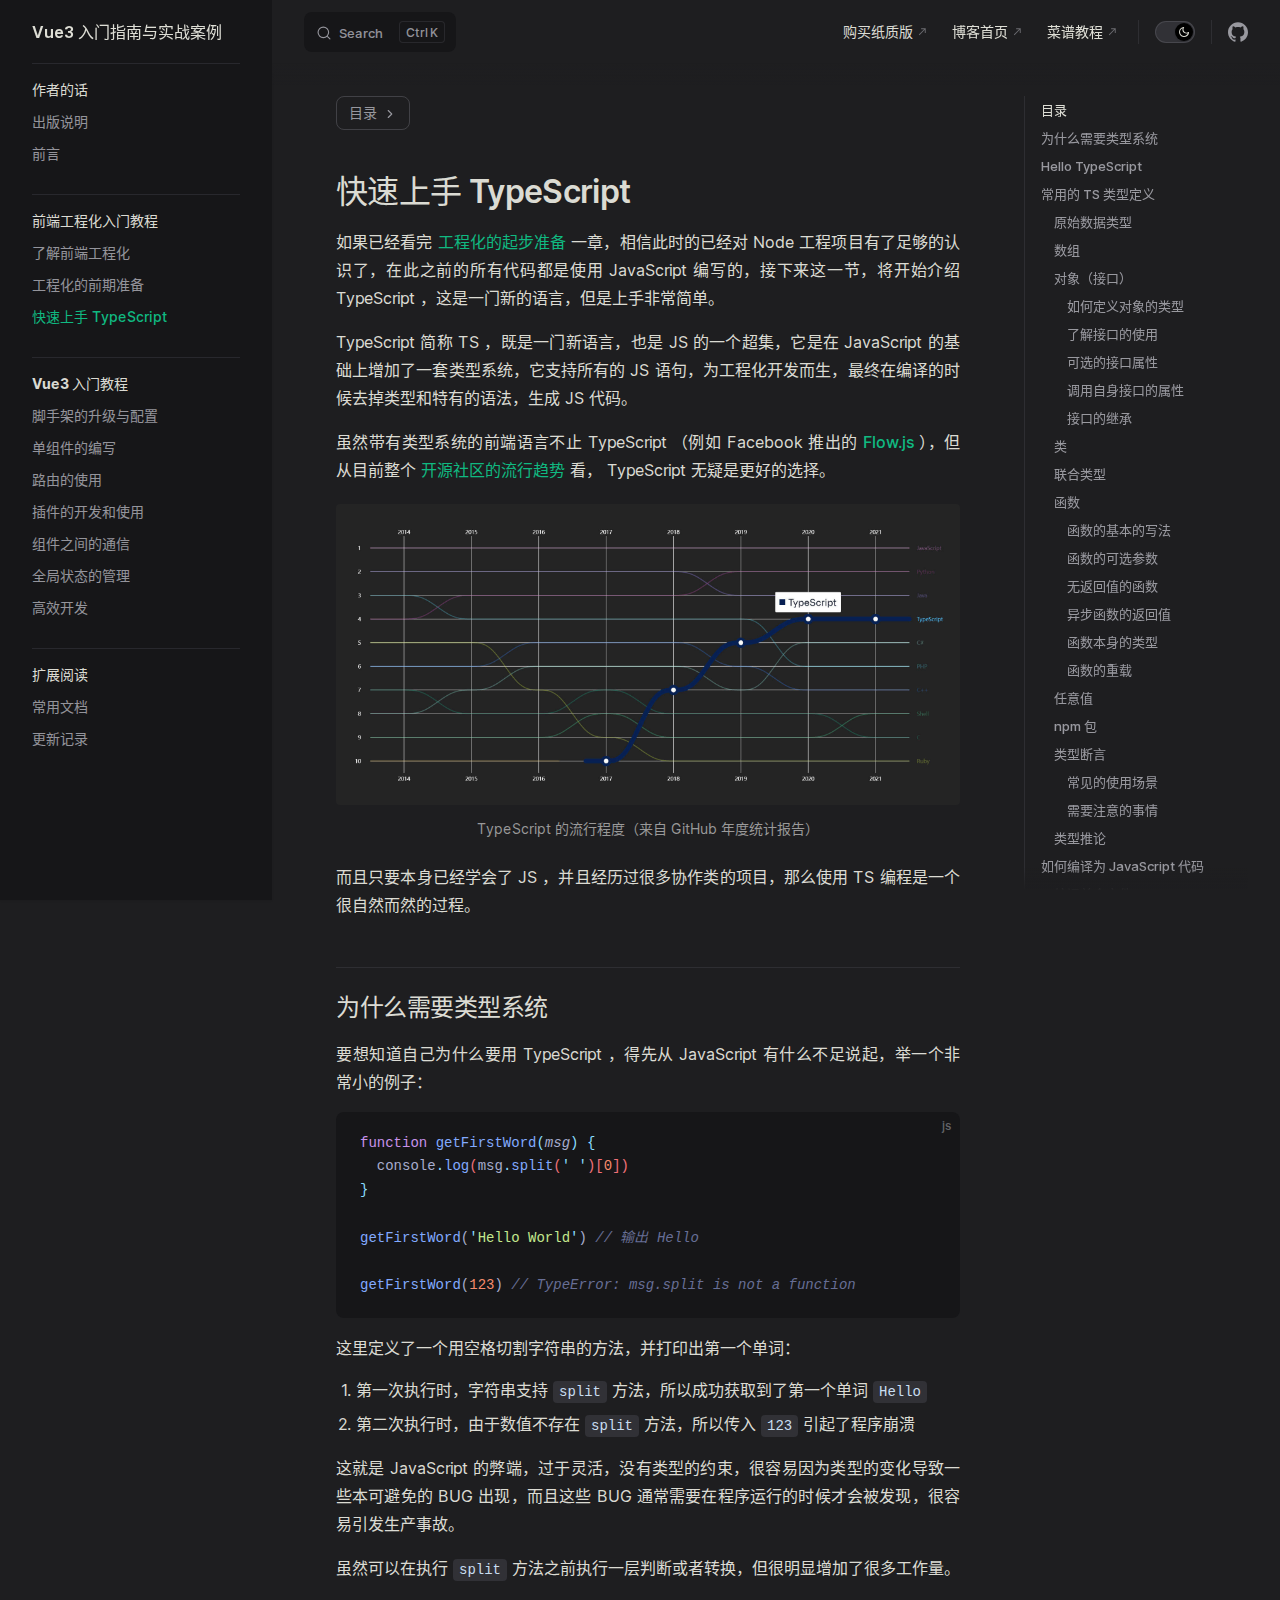
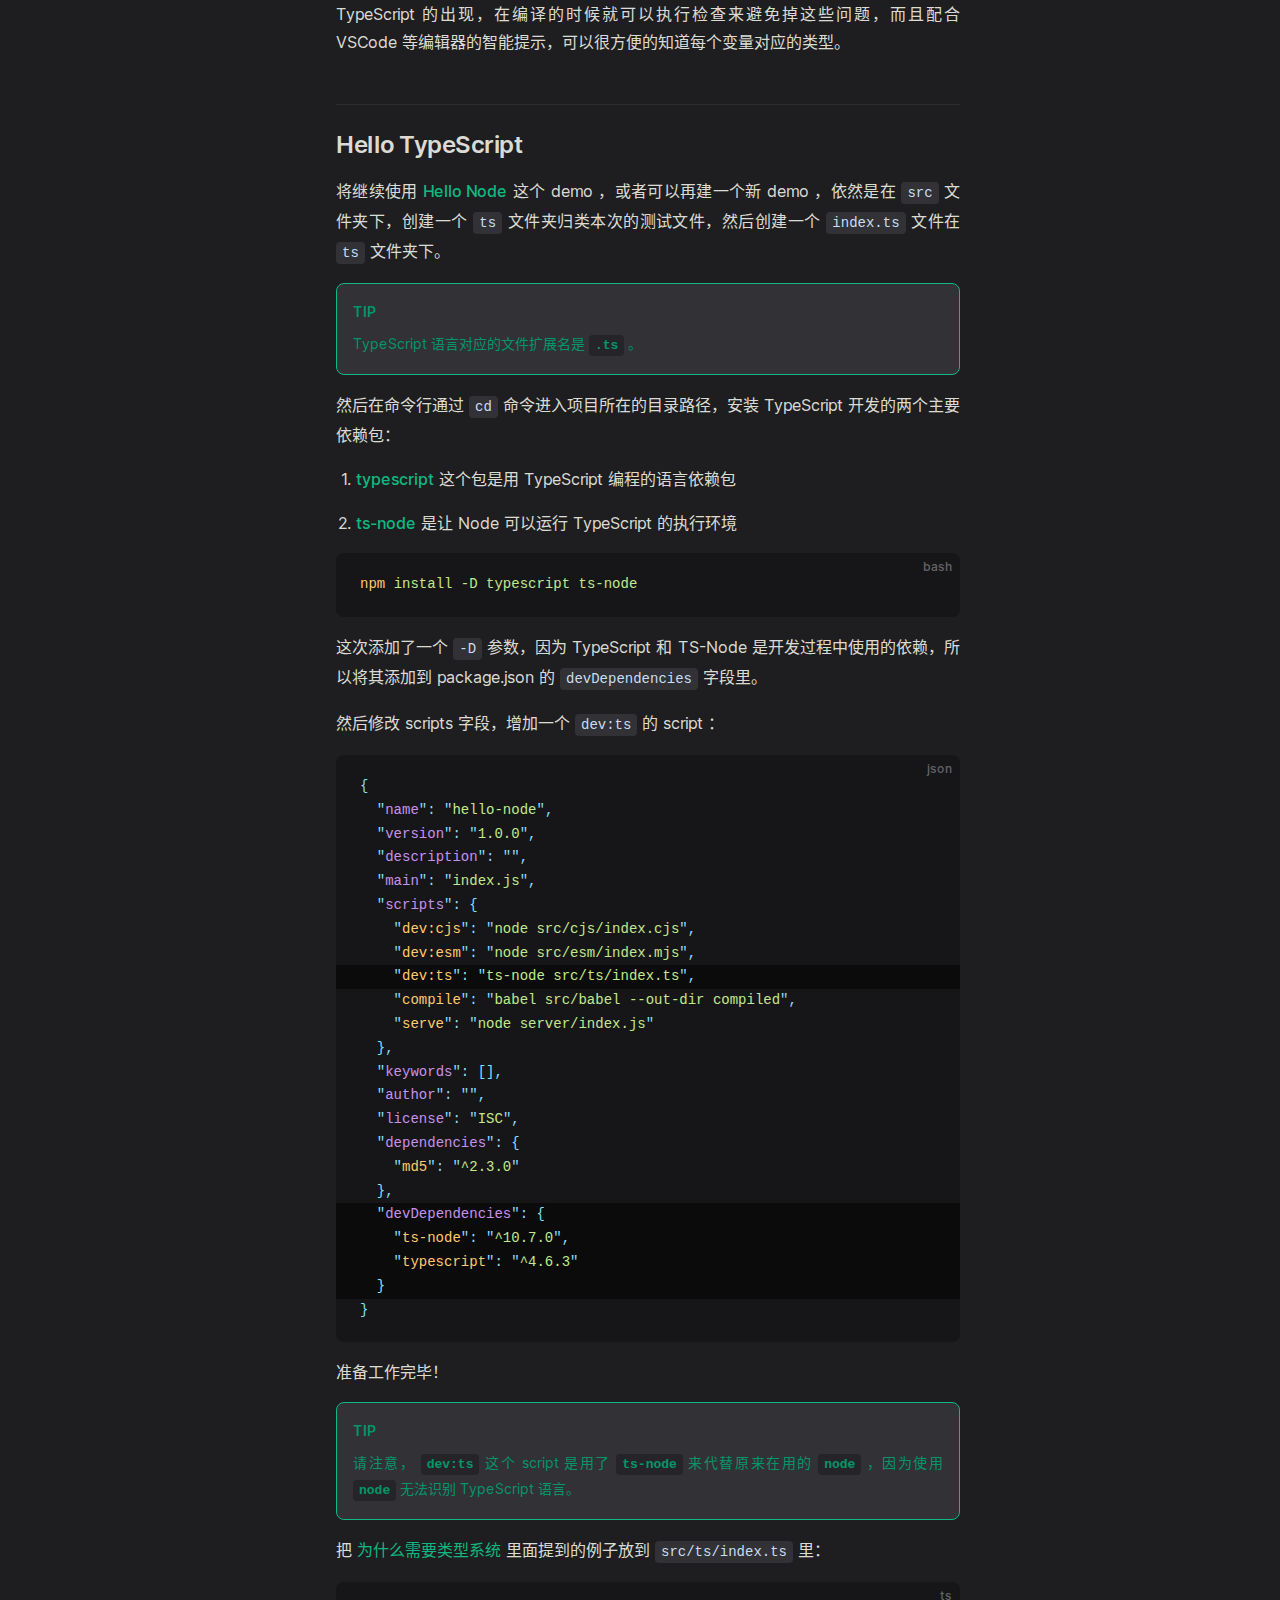
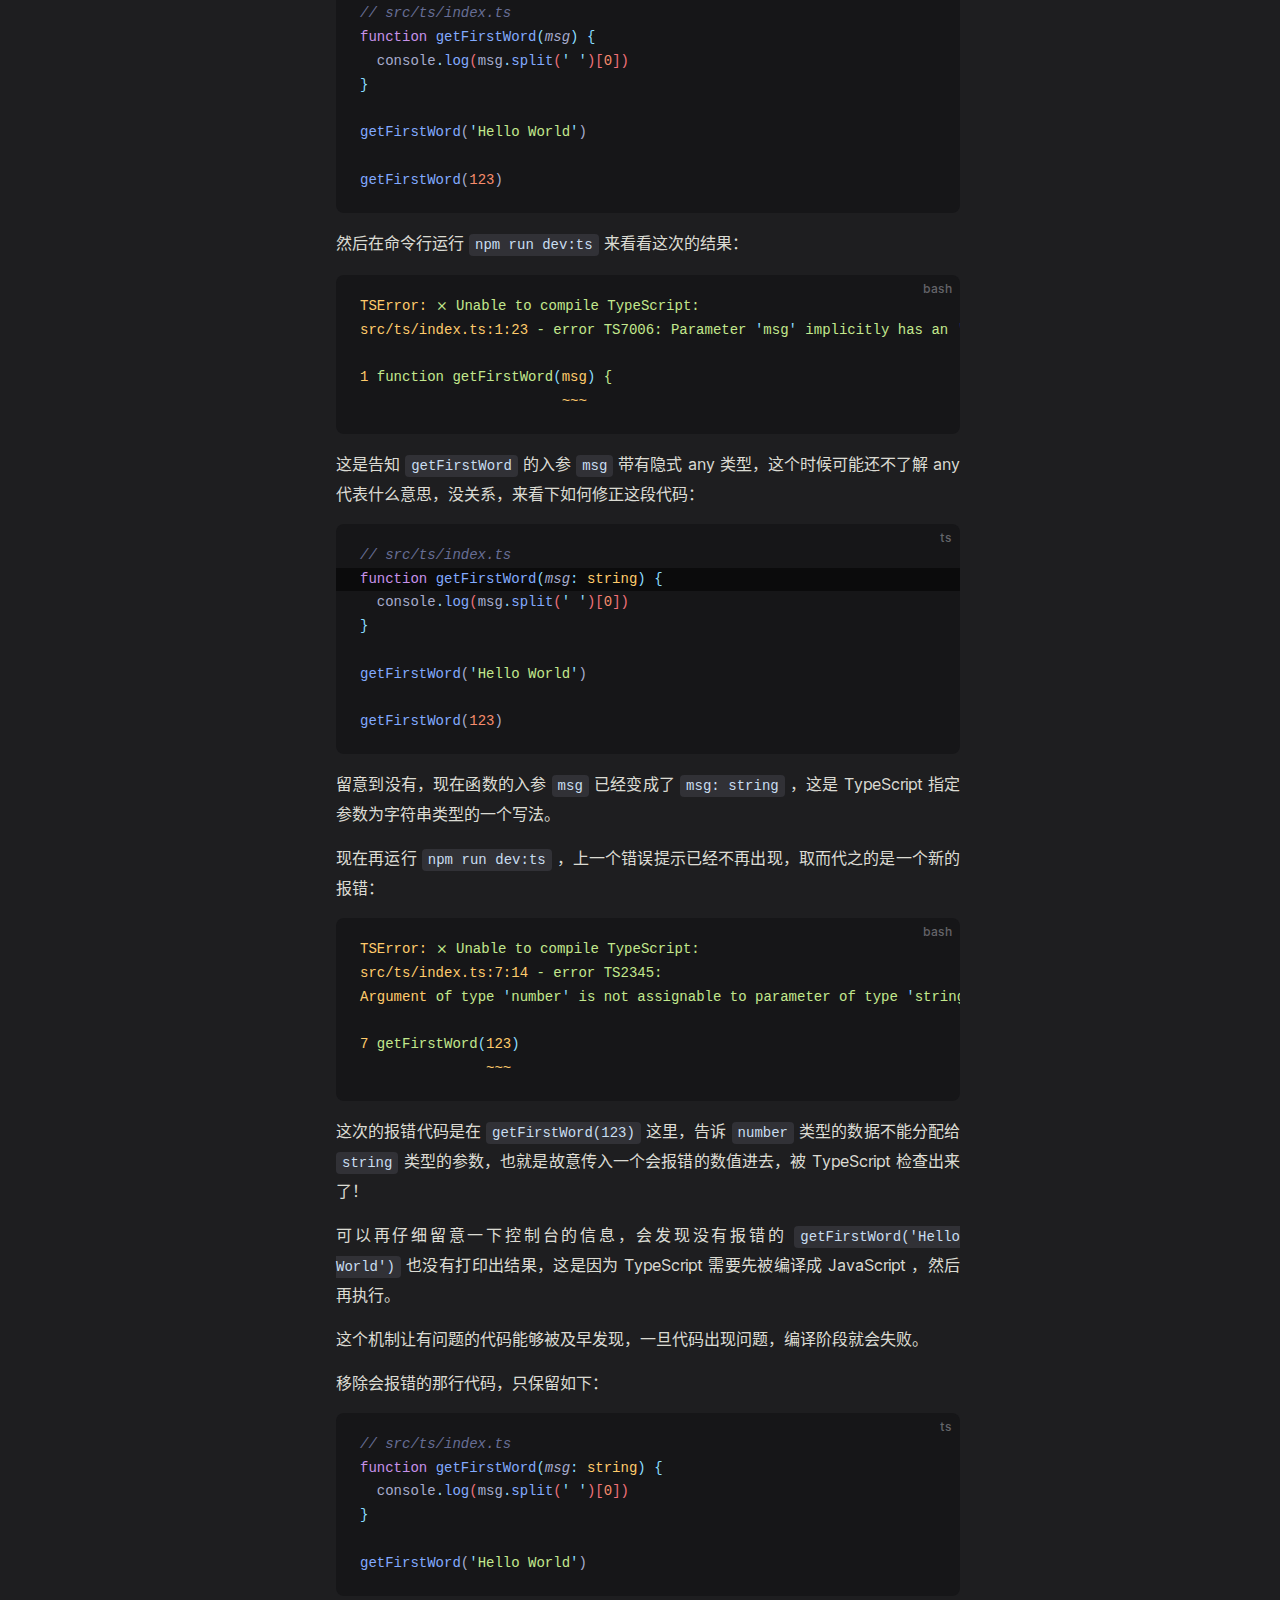
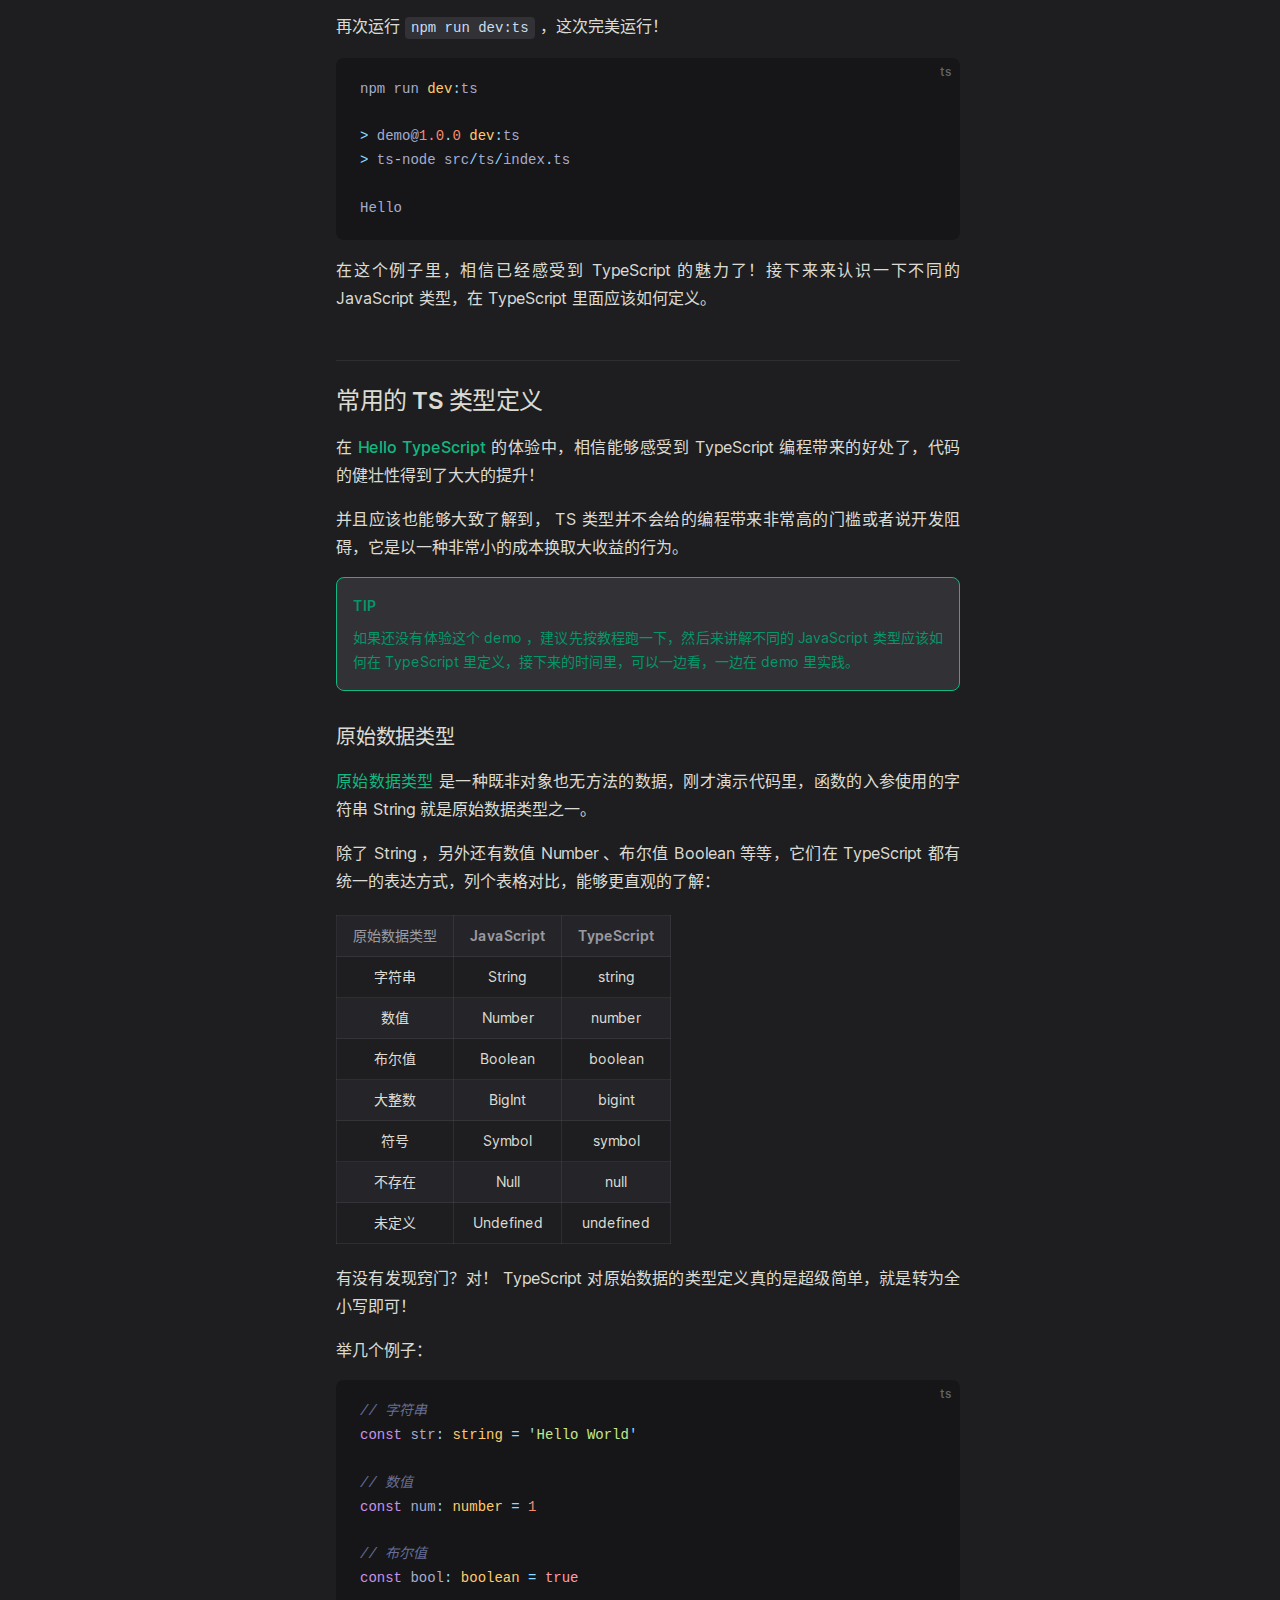
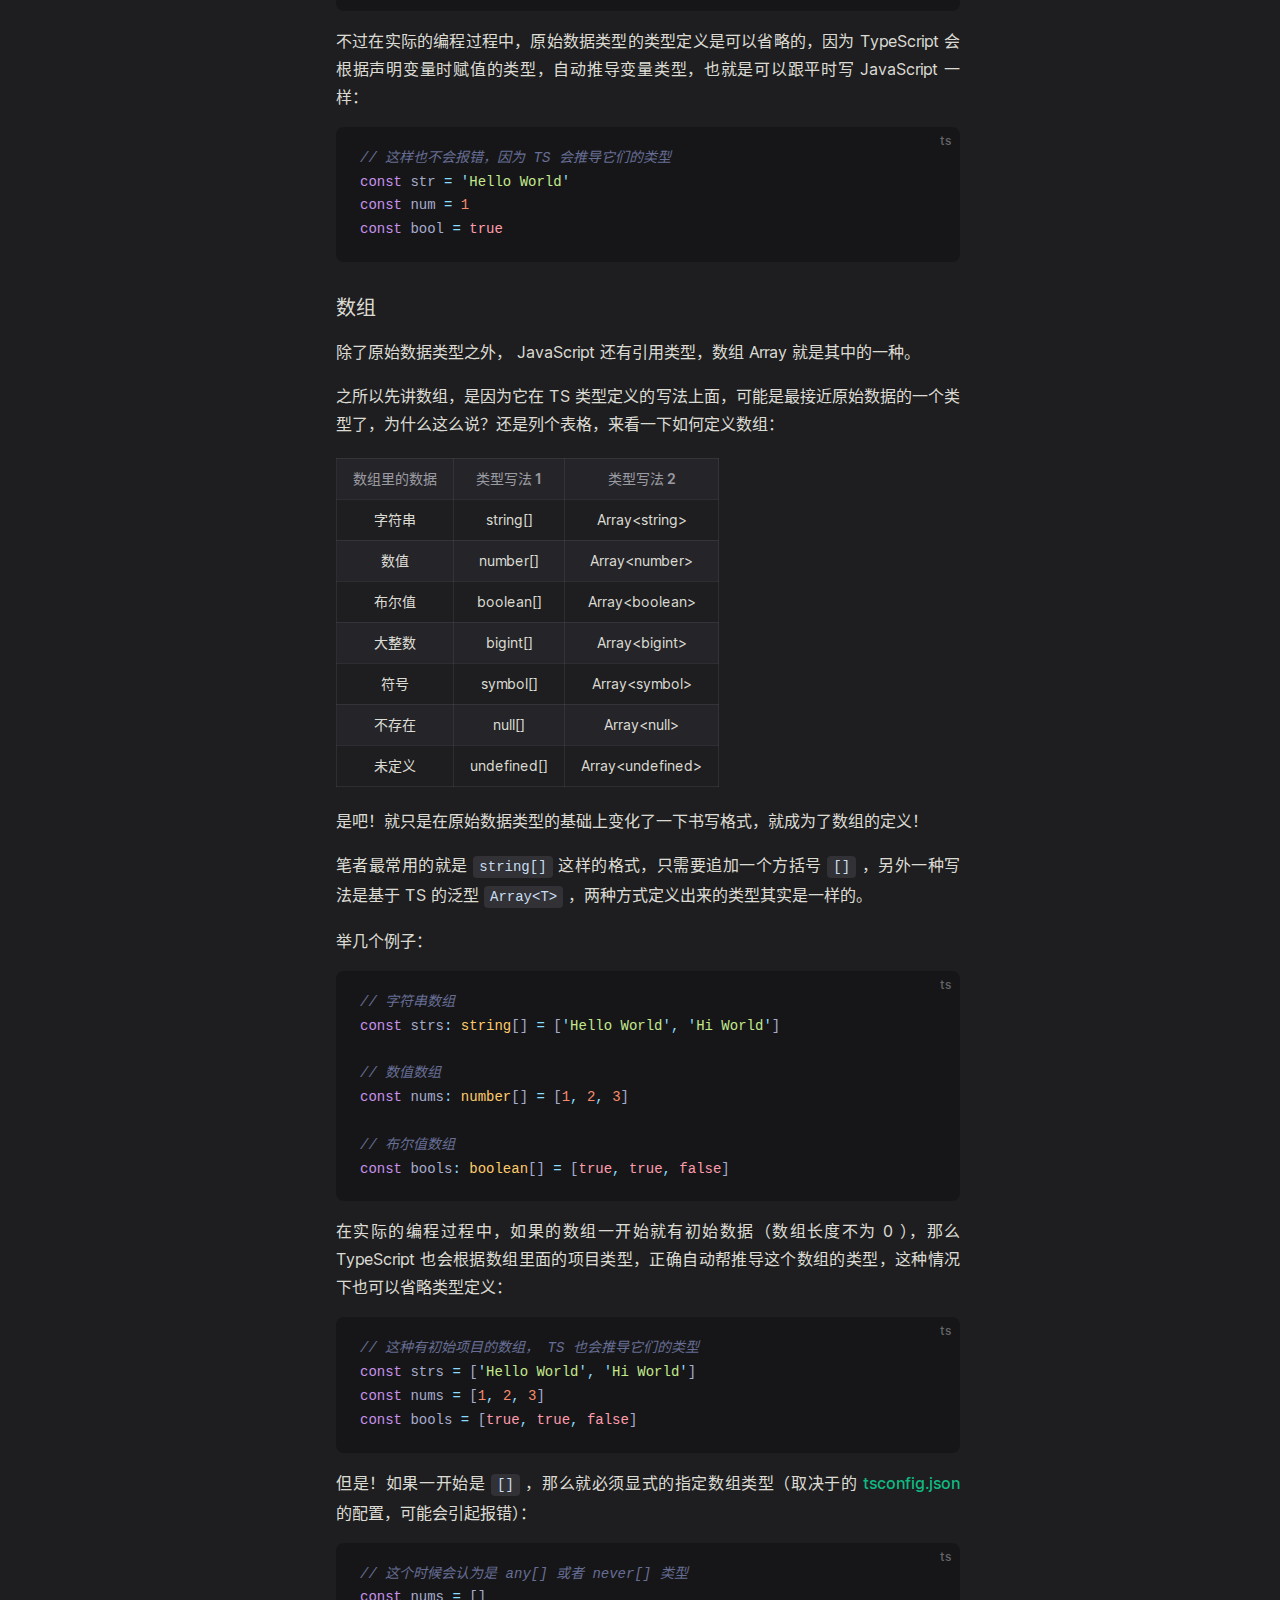
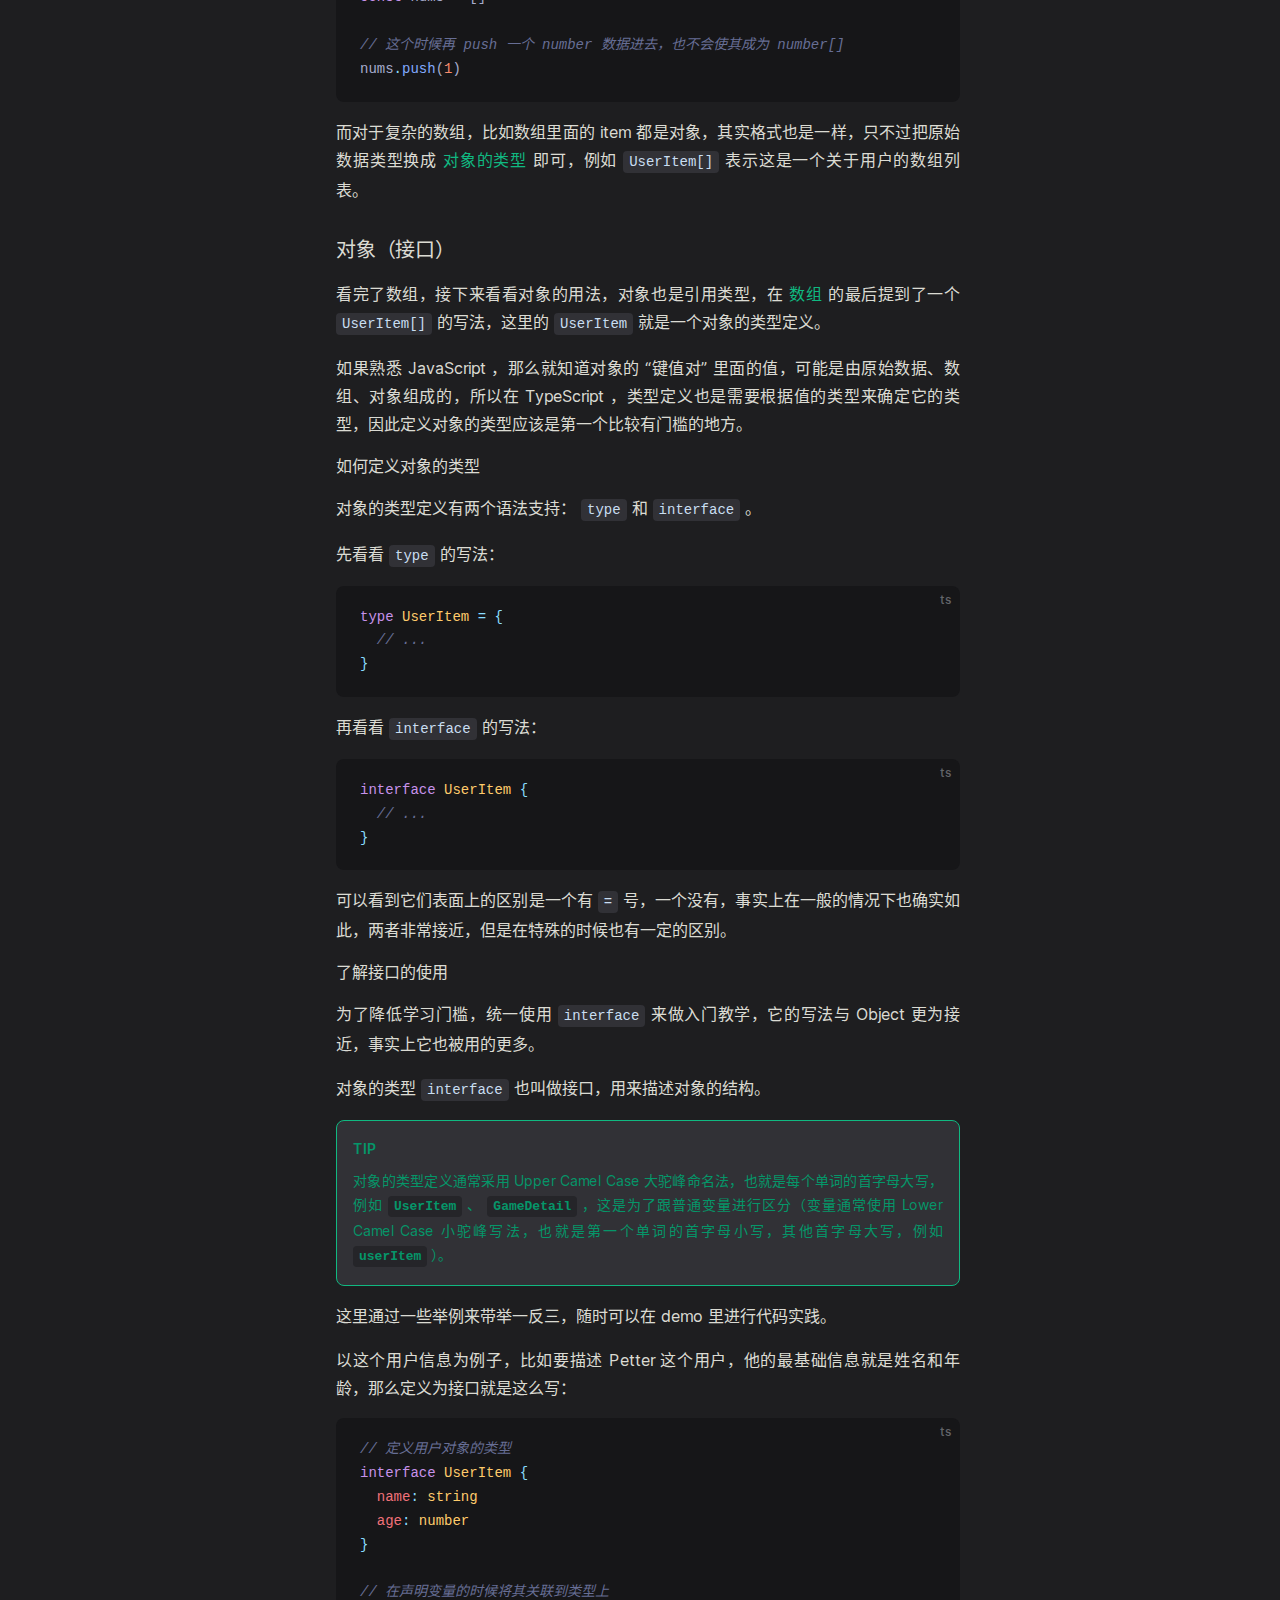
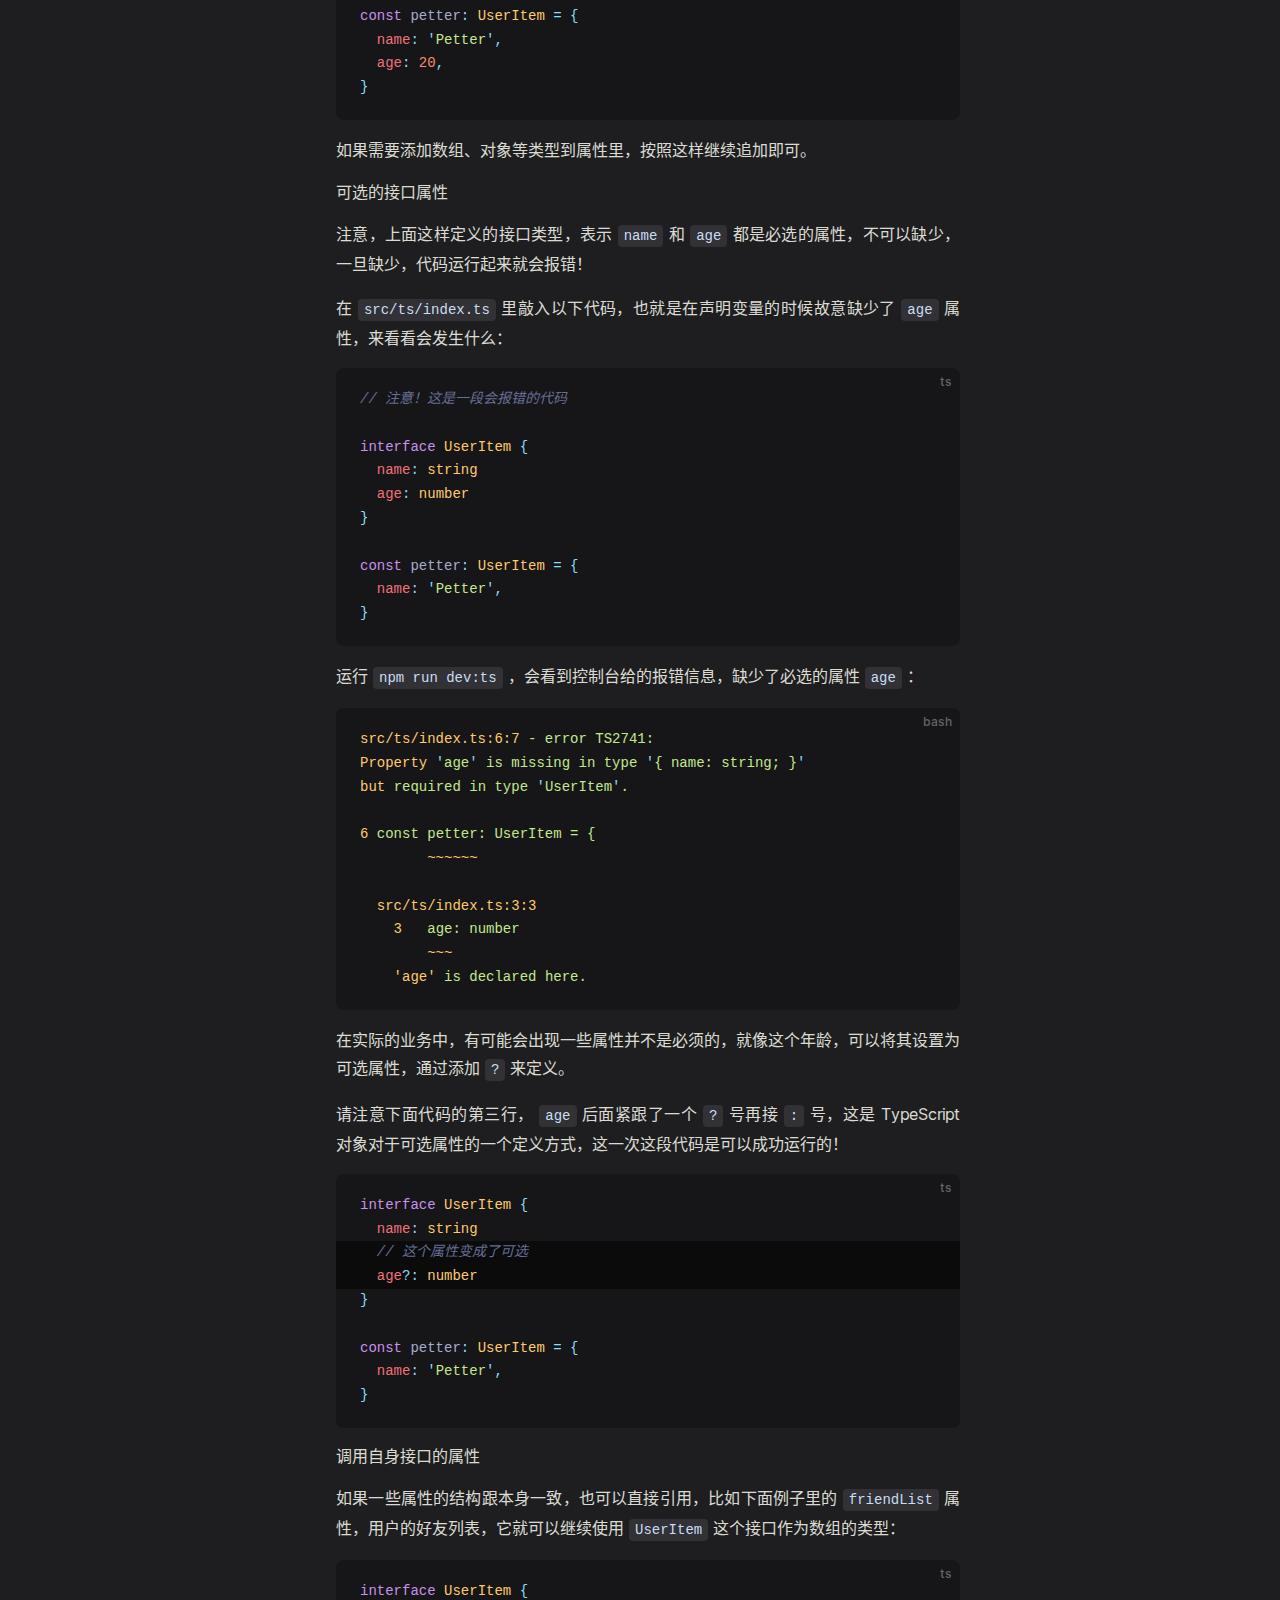
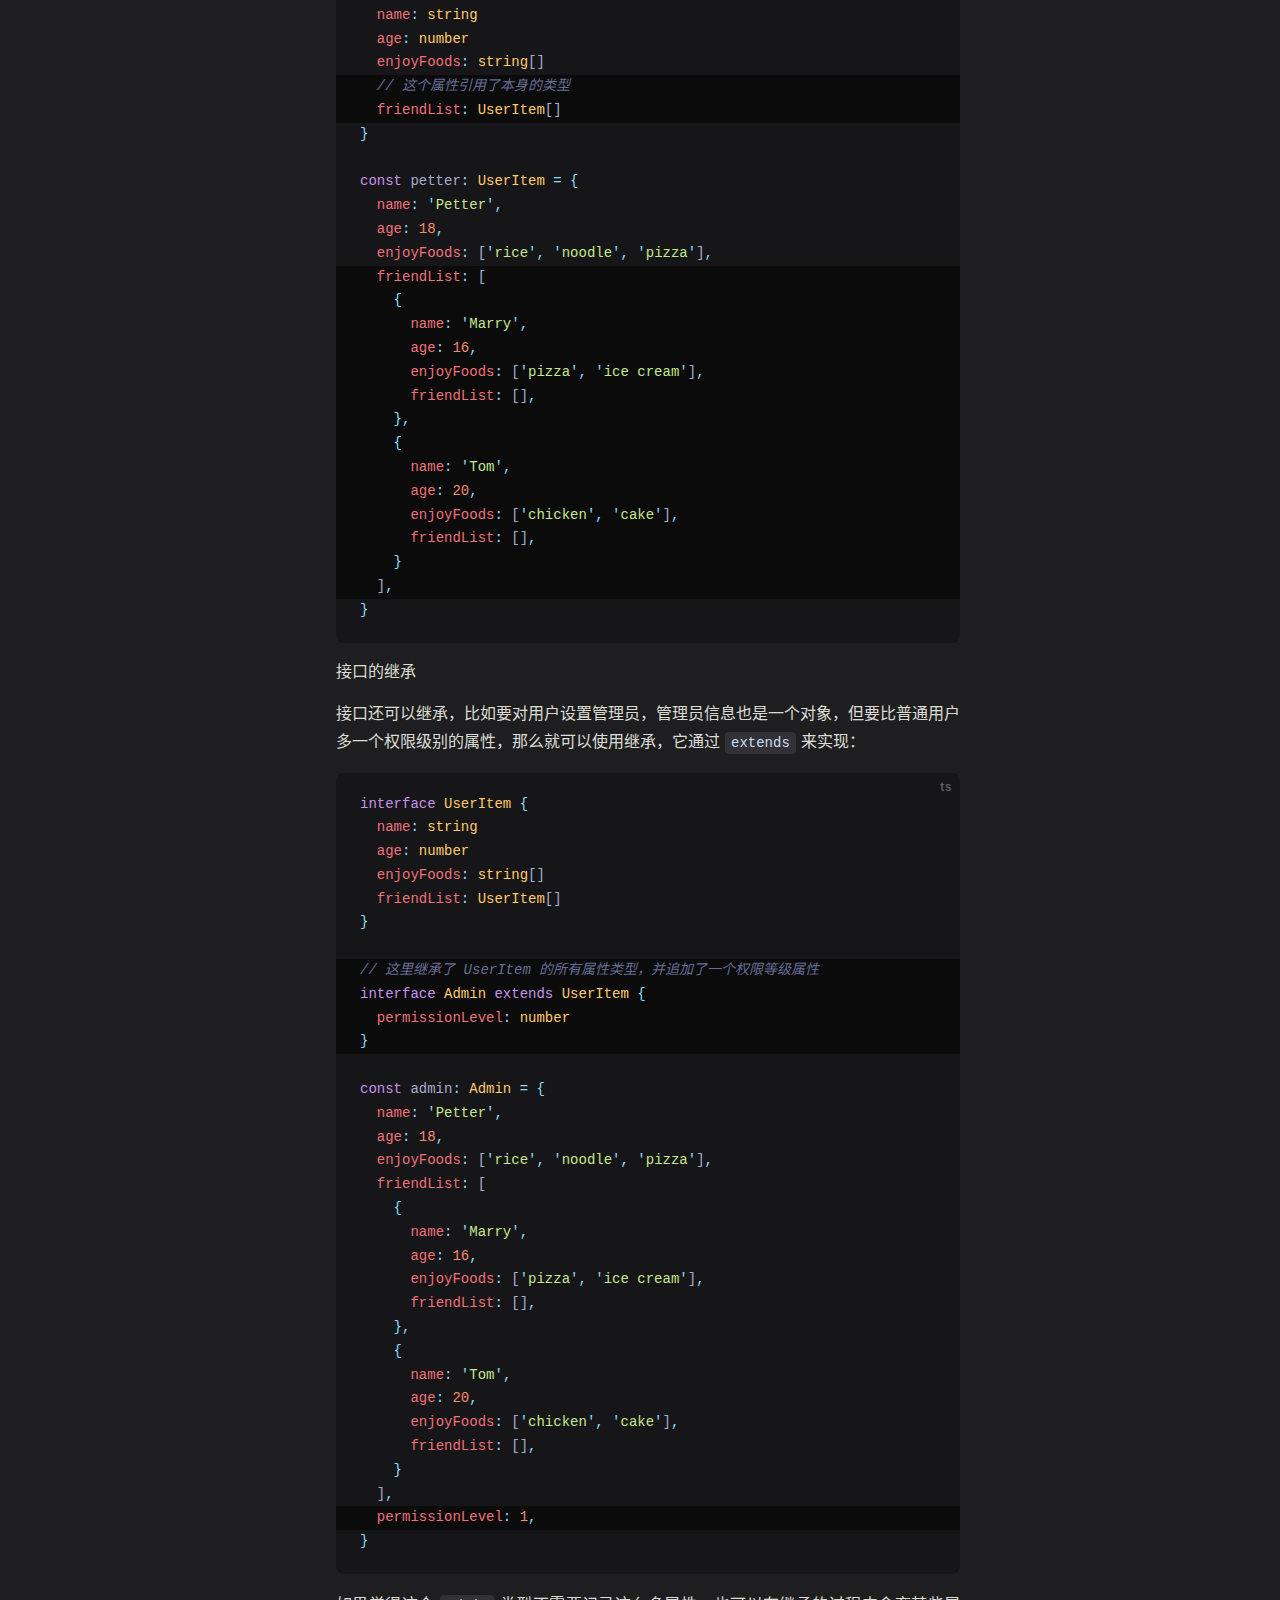
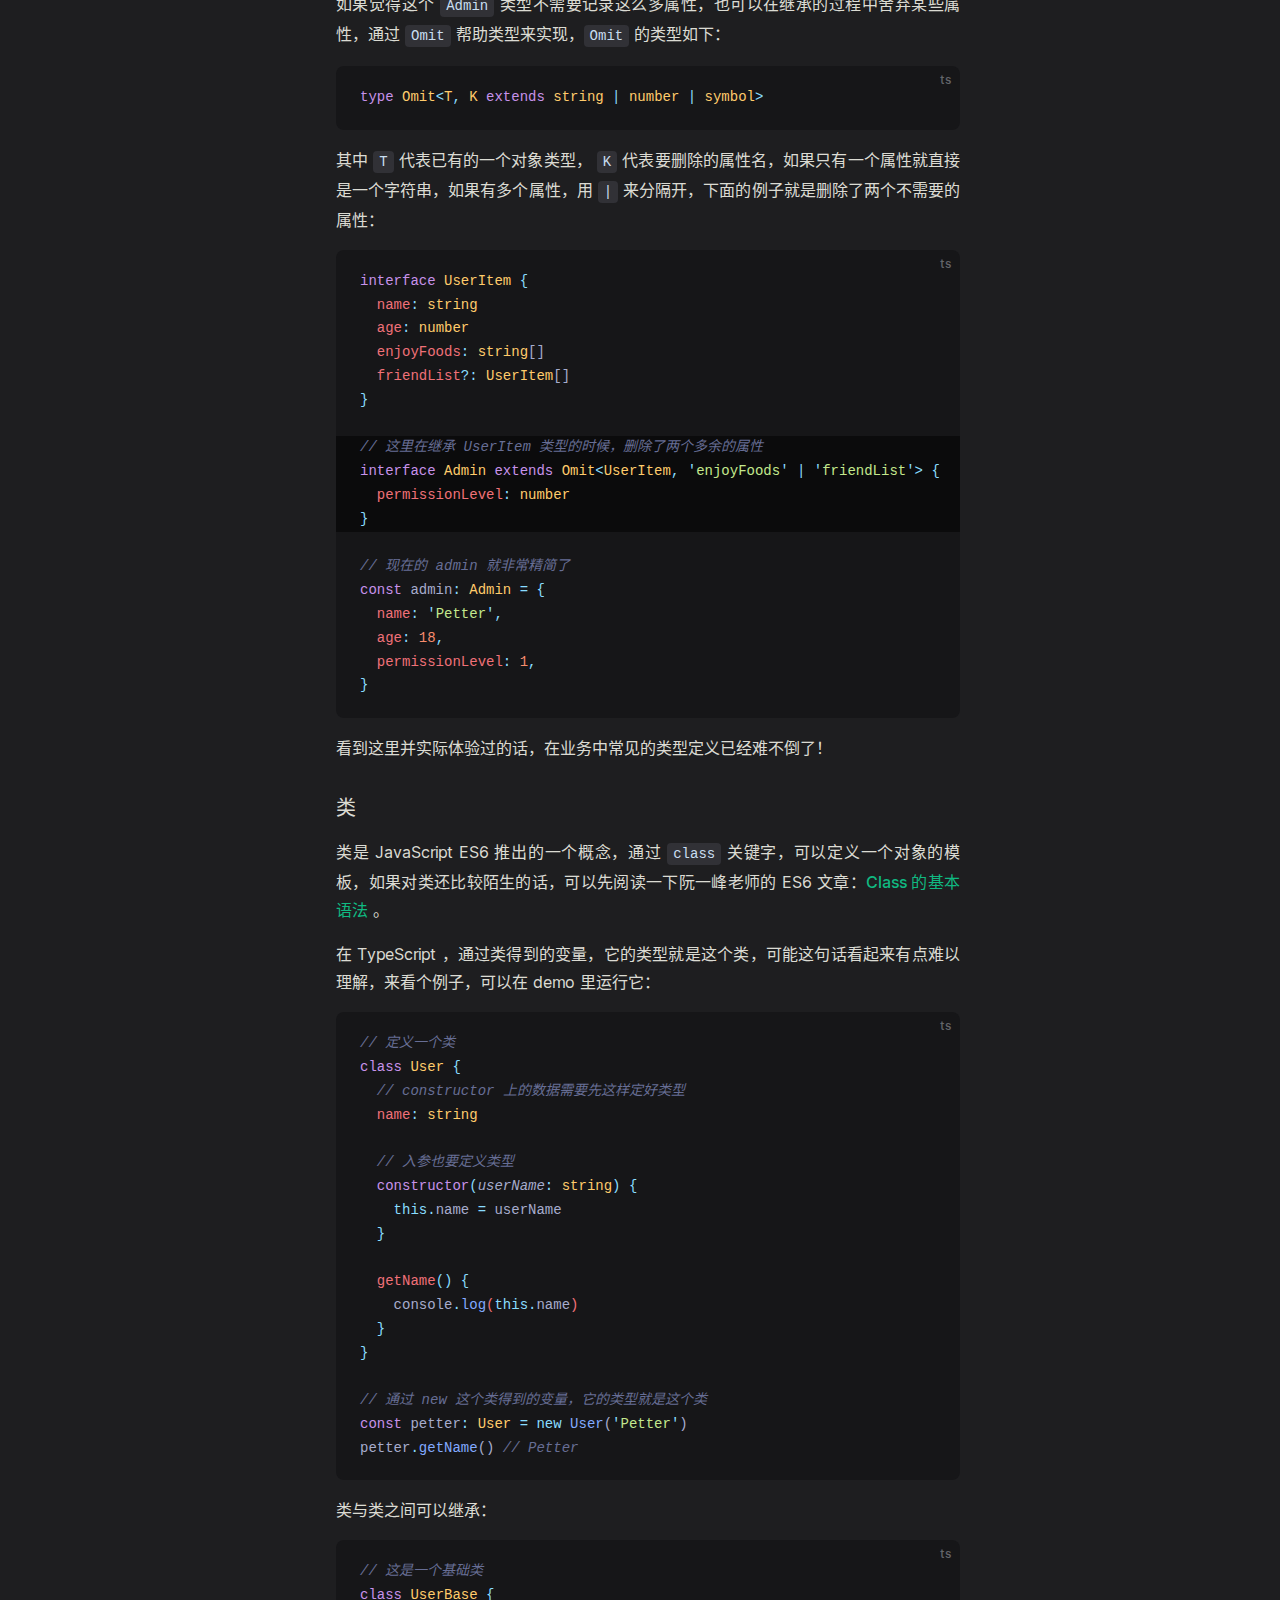
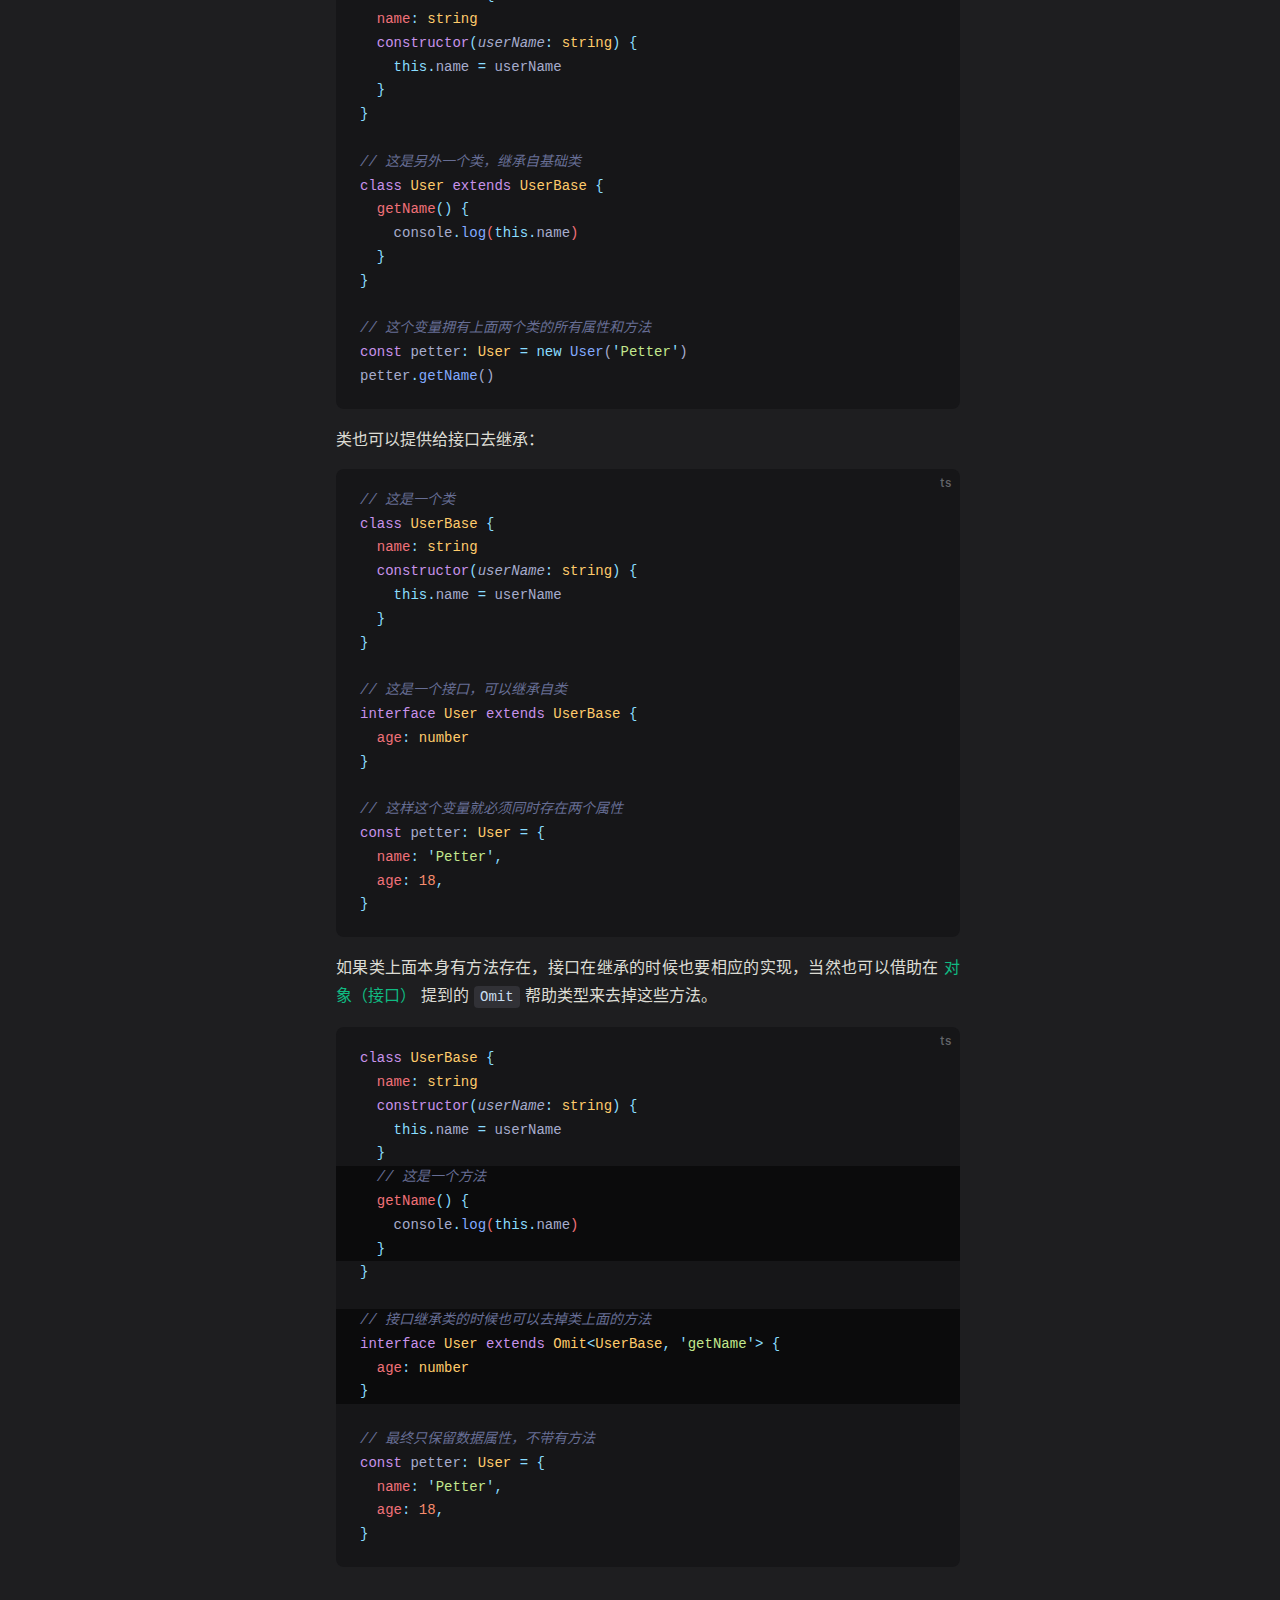
<file: typescript.html>
<!DOCTYPE html>
<html lang="zh-CN" dir="ltr">
  <head>
    <meta charset="utf-8">
    <meta name="viewport" content="width=device-width,initial-scale=1">
    <title>快速上手 TypeScript | Vue3 入门指南与实战案例</title>
    <meta name="description" content="这是一个关于 Vue 3 + TypeScript 的起步学习教程，适合完全的 Vue 新手和 Vue 2.0 的老手，在官方文档的基础上融入自己的一些实践经验。">
    <link rel="preload stylesheet" href="/assets/style.fcf239f0.css" as="style">
    <script type="module" src="/assets/app.0b85fae0.js"></script>
    <link rel="preload" href="/assets/inter-roman-latin.2ed14f66.woff2" as="font" type="font/woff2" crossorigin="">
  <link rel="modulepreload" href="/assets/chunks/framework.6e7fb2f6.js">
  <link rel="modulepreload" href="/assets/chunks/theme.ce517023.js">
  <link rel="modulepreload" href="/assets/typescript.md.660dc4bd.lean.js">
  <link rel="icon" href="https://chengpeiquan.com/favicon.ico">
  <meta name="keywords" content="Vue3, Vue3.x, Vue3入门, Vue3教程, 学习Vue3, Vue3案例, Vue3教学, Vue3好用吗, Vue3怎么学, 前端工程化, 前端工程化：基于Vue.js 3.0的设计与实践">
  <script id="check-dark-light">(()=>{const e=localStorage.getItem("vitepress-theme-appearance")||"dark",a=window.matchMedia("(prefers-color-scheme: dark)").matches;(!e||e==="auto"?a:e==="dark")&&document.documentElement.classList.add("dark")})();</script>
  </head>
  <body>
    <div id="app"><div class="Layout" data-v-485b8cd3><!--[--><!--]--><!--[--><span tabindex="-1" data-v-e1443a25></span><a href="#VPContent" class="VPSkipLink visually-hidden" data-v-e1443a25> Skip to content </a><!--]--><!----><header class="VPNav" data-v-485b8cd3 data-v-eae502df><div class="VPNavBar has-sidebar" data-v-eae502df data-v-1947e11e><div class="container" data-v-1947e11e><div class="title" data-v-1947e11e><div class="VPNavBarTitle has-sidebar" data-v-1947e11e data-v-d7b5d633><a class="title" href="/" data-v-d7b5d633><!--[--><!--]--><!----><!--[-->Vue3 入门指南与实战案例<!--]--><!--[--><!--]--></a></div></div><div class="content" data-v-1947e11e><div class="curtain" data-v-1947e11e></div><div class="content-body" data-v-1947e11e><!--[--><!--]--><div class="VPNavBarSearch search" style="--vp-meta-key:&#39;Meta&#39;;" data-v-1947e11e><!--[--><!----><div id="docsearch"><button type="button" class="DocSearch DocSearch-Button" aria-label="Search"><span class="DocSearch-Button-Container"><svg class="DocSearch-Search-Icon" width="20" height="20" viewBox="0 0 20 20" aria-label="search icon"><path d="M14.386 14.386l4.0877 4.0877-4.0877-4.0877c-2.9418 2.9419-7.7115 2.9419-10.6533 0-2.9419-2.9418-2.9419-7.7115 0-10.6533 2.9418-2.9419 7.7115-2.9419 10.6533 0 2.9419 2.9418 2.9419 7.7115 0 10.6533z" stroke="currentColor" fill="none" fill-rule="evenodd" stroke-linecap="round" stroke-linejoin="round"></path></svg><span class="DocSearch-Button-Placeholder">Search</span></span><span class="DocSearch-Button-Keys"><kbd class="DocSearch-Button-Key"></kbd><kbd class="DocSearch-Button-Key">K</kbd></span></button></div><!--]--></div><nav aria-labelledby="main-nav-aria-label" class="VPNavBarMenu menu" data-v-1947e11e data-v-9906507e><span id="main-nav-aria-label" class="visually-hidden" data-v-9906507e>Main Navigation</span><!--[--><!--[--><a class="VPLink link VPNavBarMenuLink" href="https://union-click.jd.com/jdc?e=jdext-1638352360249409536-0-1&amp;p=[base64]" target="_blank" rel="noreferrer" tabindex="0" data-v-9906507e data-v-061e353d data-v-729a8227><!--[-->购买纸质版<!--]--><svg xmlns="http://www.w3.org/2000/svg" aria-hidden="true" focusable="false" height="24px" viewbox="0 0 24 24" width="24px" class="icon" data-v-729a8227><path d="M0 0h24v24H0V0z" fill="none"></path><path d="M9 5v2h6.59L4 18.59 5.41 20 17 8.41V15h2V5H9z"></path></svg></a><!--]--><!--[--><a class="VPLink link VPNavBarMenuLink" href="https://chengpeiquan.com/" target="_blank" rel="noreferrer" tabindex="0" data-v-9906507e data-v-061e353d data-v-729a8227><!--[-->博客首页<!--]--><svg xmlns="http://www.w3.org/2000/svg" aria-hidden="true" focusable="false" height="24px" viewbox="0 0 24 24" width="24px" class="icon" data-v-729a8227><path d="M0 0h24v24H0V0z" fill="none"></path><path d="M9 5v2h6.59L4 18.59 5.41 20 17 8.41V15h2V5H9z"></path></svg></a><!--]--><!--[--><a class="VPLink link VPNavBarMenuLink" href="https://github.com/chengpeiquan/cooking-cookbook" target="_blank" rel="noreferrer" tabindex="0" data-v-9906507e data-v-061e353d data-v-729a8227><!--[-->菜谱教程<!--]--><svg xmlns="http://www.w3.org/2000/svg" aria-hidden="true" focusable="false" height="24px" viewbox="0 0 24 24" width="24px" class="icon" data-v-729a8227><path d="M0 0h24v24H0V0z" fill="none"></path><path d="M9 5v2h6.59L4 18.59 5.41 20 17 8.41V15h2V5H9z"></path></svg></a><!--]--><!--]--></nav><!----><div class="VPNavBarAppearance appearance" data-v-1947e11e data-v-3535c20c><button class="VPSwitch VPSwitchAppearance" type="button" role="switch" title="toggle dark mode" aria-checked="false" data-v-3535c20c data-v-ca9a9ea2 data-v-6ce29b43><span class="check" data-v-6ce29b43><span class="icon" data-v-6ce29b43><!--[--><svg xmlns="http://www.w3.org/2000/svg" aria-hidden="true" focusable="false" viewbox="0 0 24 24" class="sun" data-v-ca9a9ea2><path d="M12,18c-3.3,0-6-2.7-6-6s2.7-6,6-6s6,2.7,6,6S15.3,18,12,18zM12,8c-2.2,0-4,1.8-4,4c0,2.2,1.8,4,4,4c2.2,0,4-1.8,4-4C16,9.8,14.2,8,12,8z"></path><path d="M12,4c-0.6,0-1-0.4-1-1V1c0-0.6,0.4-1,1-1s1,0.4,1,1v2C13,3.6,12.6,4,12,4z"></path><path d="M12,24c-0.6,0-1-0.4-1-1v-2c0-0.6,0.4-1,1-1s1,0.4,1,1v2C13,23.6,12.6,24,12,24z"></path><path d="M5.6,6.6c-0.3,0-0.5-0.1-0.7-0.3L3.5,4.9c-0.4-0.4-0.4-1,0-1.4s1-0.4,1.4,0l1.4,1.4c0.4,0.4,0.4,1,0,1.4C6.2,6.5,5.9,6.6,5.6,6.6z"></path><path d="M19.8,20.8c-0.3,0-0.5-0.1-0.7-0.3l-1.4-1.4c-0.4-0.4-0.4-1,0-1.4s1-0.4,1.4,0l1.4,1.4c0.4,0.4,0.4,1,0,1.4C20.3,20.7,20,20.8,19.8,20.8z"></path><path d="M3,13H1c-0.6,0-1-0.4-1-1s0.4-1,1-1h2c0.6,0,1,0.4,1,1S3.6,13,3,13z"></path><path d="M23,13h-2c-0.6,0-1-0.4-1-1s0.4-1,1-1h2c0.6,0,1,0.4,1,1S23.6,13,23,13z"></path><path d="M4.2,20.8c-0.3,0-0.5-0.1-0.7-0.3c-0.4-0.4-0.4-1,0-1.4l1.4-1.4c0.4-0.4,1-0.4,1.4,0s0.4,1,0,1.4l-1.4,1.4C4.7,20.7,4.5,20.8,4.2,20.8z"></path><path d="M18.4,6.6c-0.3,0-0.5-0.1-0.7-0.3c-0.4-0.4-0.4-1,0-1.4l1.4-1.4c0.4-0.4,1-0.4,1.4,0s0.4,1,0,1.4l-1.4,1.4C18.9,6.5,18.6,6.6,18.4,6.6z"></path></svg><svg xmlns="http://www.w3.org/2000/svg" aria-hidden="true" focusable="false" viewbox="0 0 24 24" class="moon" data-v-ca9a9ea2><path d="M12.1,22c-0.3,0-0.6,0-0.9,0c-5.5-0.5-9.5-5.4-9-10.9c0.4-4.8,4.2-8.6,9-9c0.4,0,0.8,0.2,1,0.5c0.2,0.3,0.2,0.8-0.1,1.1c-2,2.7-1.4,6.4,1.3,8.4c2.1,1.6,5,1.6,7.1,0c0.3-0.2,0.7-0.3,1.1-0.1c0.3,0.2,0.5,0.6,0.5,1c-0.2,2.7-1.5,5.1-3.6,6.8C16.6,21.2,14.4,22,12.1,22zM9.3,4.4c-2.9,1-5,3.6-5.2,6.8c-0.4,4.4,2.8,8.3,7.2,8.7c2.1,0.2,4.2-0.4,5.8-1.8c1.1-0.9,1.9-2.1,2.4-3.4c-2.5,0.9-5.3,0.5-7.5-1.1C9.2,11.4,8.1,7.7,9.3,4.4z"></path></svg><!--]--></span></span></button></div><div class="VPSocialLinks VPNavBarSocialLinks social-links" data-v-1947e11e data-v-71c230ed data-v-ba002a3e><!--[--><a class="VPSocialLink" href="https://github.com/chengpeiquan/learning-vue3" aria-label="github" target="_blank" rel="noopener" data-v-ba002a3e data-v-18d19465><svg role="img" viewBox="0 0 24 24" xmlns="http://www.w3.org/2000/svg"><title>GitHub</title><path d="M12 .297c-6.63 0-12 5.373-12 12 0 5.303 3.438 9.8 8.205 11.385.6.113.82-.258.82-.577 0-.285-.01-1.04-.015-2.04-3.338.724-4.042-1.61-4.042-1.61C4.422 18.07 3.633 17.7 3.633 17.7c-1.087-.744.084-.729.084-.729 1.205.084 1.838 1.236 1.838 1.236 1.07 1.835 2.809 1.305 3.495.998.108-.776.417-1.305.76-1.605-2.665-.3-5.466-1.332-5.466-5.93 0-1.31.465-2.38 1.235-3.22-.135-.303-.54-1.523.105-3.176 0 0 1.005-.322 3.3 1.23.96-.267 1.98-.399 3-.405 1.02.006 2.04.138 3 .405 2.28-1.552 3.285-1.23 3.285-1.23.645 1.653.24 2.873.12 3.176.765.84 1.23 1.91 1.23 3.22 0 4.61-2.805 5.625-5.475 5.92.42.36.81 1.096.81 2.22 0 1.606-.015 2.896-.015 3.286 0 .315.21.69.825.57C20.565 22.092 24 17.592 24 12.297c0-6.627-5.373-12-12-12"/></svg></a><!--]--></div><div class="VPFlyout VPNavBarExtra extra" data-v-1947e11e data-v-3a5b20db data-v-43a23abe><button type="button" class="button" aria-haspopup="true" aria-expanded="false" aria-label="extra navigation" data-v-43a23abe><svg xmlns="http://www.w3.org/2000/svg" aria-hidden="true" focusable="false" viewbox="0 0 24 24" class="icon" data-v-43a23abe><circle cx="12" cy="12" r="2"></circle><circle cx="19" cy="12" r="2"></circle><circle cx="5" cy="12" r="2"></circle></svg></button><div class="menu" data-v-43a23abe><div class="VPMenu" data-v-43a23abe data-v-a838eccf><!----><!--[--><!--[--><!----><div class="group" data-v-3a5b20db><div class="item appearance" data-v-3a5b20db><p class="label" data-v-3a5b20db>Appearance</p><div class="appearance-action" data-v-3a5b20db><button class="VPSwitch VPSwitchAppearance" type="button" role="switch" title="toggle dark mode" aria-checked="false" data-v-3a5b20db data-v-ca9a9ea2 data-v-6ce29b43><span class="check" data-v-6ce29b43><span class="icon" data-v-6ce29b43><!--[--><svg xmlns="http://www.w3.org/2000/svg" aria-hidden="true" focusable="false" viewbox="0 0 24 24" class="sun" data-v-ca9a9ea2><path d="M12,18c-3.3,0-6-2.7-6-6s2.7-6,6-6s6,2.7,6,6S15.3,18,12,18zM12,8c-2.2,0-4,1.8-4,4c0,2.2,1.8,4,4,4c2.2,0,4-1.8,4-4C16,9.8,14.2,8,12,8z"></path><path d="M12,4c-0.6,0-1-0.4-1-1V1c0-0.6,0.4-1,1-1s1,0.4,1,1v2C13,3.6,12.6,4,12,4z"></path><path d="M12,24c-0.6,0-1-0.4-1-1v-2c0-0.6,0.4-1,1-1s1,0.4,1,1v2C13,23.6,12.6,24,12,24z"></path><path d="M5.6,6.6c-0.3,0-0.5-0.1-0.7-0.3L3.5,4.9c-0.4-0.4-0.4-1,0-1.4s1-0.4,1.4,0l1.4,1.4c0.4,0.4,0.4,1,0,1.4C6.2,6.5,5.9,6.6,5.6,6.6z"></path><path d="M19.8,20.8c-0.3,0-0.5-0.1-0.7-0.3l-1.4-1.4c-0.4-0.4-0.4-1,0-1.4s1-0.4,1.4,0l1.4,1.4c0.4,0.4,0.4,1,0,1.4C20.3,20.7,20,20.8,19.8,20.8z"></path><path d="M3,13H1c-0.6,0-1-0.4-1-1s0.4-1,1-1h2c0.6,0,1,0.4,1,1S3.6,13,3,13z"></path><path d="M23,13h-2c-0.6,0-1-0.4-1-1s0.4-1,1-1h2c0.6,0,1,0.4,1,1S23.6,13,23,13z"></path><path d="M4.2,20.8c-0.3,0-0.5-0.1-0.7-0.3c-0.4-0.4-0.4-1,0-1.4l1.4-1.4c0.4-0.4,1-0.4,1.4,0s0.4,1,0,1.4l-1.4,1.4C4.7,20.7,4.5,20.8,4.2,20.8z"></path><path d="M18.4,6.6c-0.3,0-0.5-0.1-0.7-0.3c-0.4-0.4-0.4-1,0-1.4l1.4-1.4c0.4-0.4,1-0.4,1.4,0s0.4,1,0,1.4l-1.4,1.4C18.9,6.5,18.6,6.6,18.4,6.6z"></path></svg><svg xmlns="http://www.w3.org/2000/svg" aria-hidden="true" focusable="false" viewbox="0 0 24 24" class="moon" data-v-ca9a9ea2><path d="M12.1,22c-0.3,0-0.6,0-0.9,0c-5.5-0.5-9.5-5.4-9-10.9c0.4-4.8,4.2-8.6,9-9c0.4,0,0.8,0.2,1,0.5c0.2,0.3,0.2,0.8-0.1,1.1c-2,2.7-1.4,6.4,1.3,8.4c2.1,1.6,5,1.6,7.1,0c0.3-0.2,0.7-0.3,1.1-0.1c0.3,0.2,0.5,0.6,0.5,1c-0.2,2.7-1.5,5.1-3.6,6.8C16.6,21.2,14.4,22,12.1,22zM9.3,4.4c-2.9,1-5,3.6-5.2,6.8c-0.4,4.4,2.8,8.3,7.2,8.7c2.1,0.2,4.2-0.4,5.8-1.8c1.1-0.9,1.9-2.1,2.4-3.4c-2.5,0.9-5.3,0.5-7.5-1.1C9.2,11.4,8.1,7.7,9.3,4.4z"></path></svg><!--]--></span></span></button></div></div></div><div class="group" data-v-3a5b20db><div class="item social-links" data-v-3a5b20db><div class="VPSocialLinks social-links-list" data-v-3a5b20db data-v-ba002a3e><!--[--><a class="VPSocialLink" href="https://github.com/chengpeiquan/learning-vue3" aria-label="github" target="_blank" rel="noopener" data-v-ba002a3e data-v-18d19465><svg role="img" viewBox="0 0 24 24" xmlns="http://www.w3.org/2000/svg"><title>GitHub</title><path d="M12 .297c-6.63 0-12 5.373-12 12 0 5.303 3.438 9.8 8.205 11.385.6.113.82-.258.82-.577 0-.285-.01-1.04-.015-2.04-3.338.724-4.042-1.61-4.042-1.61C4.422 18.07 3.633 17.7 3.633 17.7c-1.087-.744.084-.729.084-.729 1.205.084 1.838 1.236 1.838 1.236 1.07 1.835 2.809 1.305 3.495.998.108-.776.417-1.305.76-1.605-2.665-.3-5.466-1.332-5.466-5.93 0-1.31.465-2.38 1.235-3.22-.135-.303-.54-1.523.105-3.176 0 0 1.005-.322 3.3 1.23.96-.267 1.98-.399 3-.405 1.02.006 2.04.138 3 .405 2.28-1.552 3.285-1.23 3.285-1.23.645 1.653.24 2.873.12 3.176.765.84 1.23 1.91 1.23 3.22 0 4.61-2.805 5.625-5.475 5.92.42.36.81 1.096.81 2.22 0 1.606-.015 2.896-.015 3.286 0 .315.21.69.825.57C20.565 22.092 24 17.592 24 12.297c0-6.627-5.373-12-12-12"/></svg></a><!--]--></div></div></div><!--]--><!--]--></div></div></div><!--[--><!--]--><button type="button" class="VPNavBarHamburger hamburger" aria-label="mobile navigation" aria-expanded="false" aria-controls="VPNavScreen" data-v-1947e11e data-v-016832cc><span class="container" data-v-016832cc><span class="top" data-v-016832cc></span><span class="middle" data-v-016832cc></span><span class="bottom" data-v-016832cc></span></span></button></div></div></div></div><!----></header><div class="VPLocalNav" data-v-485b8cd3 data-v-07bdd997><button class="menu" aria-expanded="false" aria-controls="VPSidebarNav" data-v-07bdd997><svg xmlns="http://www.w3.org/2000/svg" aria-hidden="true" focusable="false" viewbox="0 0 24 24" class="menu-icon" data-v-07bdd997><path d="M17,11H3c-0.6,0-1-0.4-1-1s0.4-1,1-1h14c0.6,0,1,0.4,1,1S17.6,11,17,11z"></path><path d="M21,7H3C2.4,7,2,6.6,2,6s0.4-1,1-1h18c0.6,0,1,0.4,1,1S21.6,7,21,7z"></path><path d="M21,15H3c-0.6,0-1-0.4-1-1s0.4-1,1-1h18c0.6,0,1,0.4,1,1S21.6,15,21,15z"></path><path d="M17,19H3c-0.6,0-1-0.4-1-1s0.4-1,1-1h14c0.6,0,1,0.4,1,1S17.6,19,17,19z"></path></svg><span class="menu-text" data-v-07bdd997>Menu</span></button><div class="VPLocalNavOutlineDropdown" style="--vp-vh:0px;" data-v-07bdd997 data-v-2c13f27c><button data-v-2c13f27c>Return to top</button><!----></div></div><aside class="VPSidebar" data-v-485b8cd3 data-v-3b97083e><div class="curtain" data-v-3b97083e></div><nav class="nav" id="VPSidebarNav" aria-labelledby="sidebar-aria-label" tabindex="-1" data-v-3b97083e><span class="visually-hidden" id="sidebar-aria-label" data-v-3b97083e> Sidebar Navigation </span><!--[--><!--]--><!--[--><div class="group" data-v-3b97083e><section class="VPSidebarItem level-0" data-v-3b97083e data-v-c3e68398><div class="item" role="button" tabindex="0" data-v-c3e68398><div class="indicator" data-v-c3e68398></div><h2 class="text" data-v-c3e68398>作者的话</h2><!----></div><div class="items" data-v-c3e68398><!--[--><div class="VPSidebarItem level-1 is-link" data-v-c3e68398 data-v-c3e68398><div class="item" data-v-c3e68398><div class="indicator" data-v-c3e68398></div><a class="VPLink link link" href="/" data-v-c3e68398 data-v-729a8227><!--[--><p class="text" data-v-c3e68398>出版说明</p><!--]--><!----></a><!----></div><!----></div><div class="VPSidebarItem level-1 is-link" data-v-c3e68398 data-v-c3e68398><div class="item" data-v-c3e68398><div class="indicator" data-v-c3e68398></div><a class="VPLink link link" href="/preface.html" data-v-c3e68398 data-v-729a8227><!--[--><p class="text" data-v-c3e68398>前言</p><!--]--><!----></a><!----></div><!----></div><!--]--></div></section></div><div class="group" data-v-3b97083e><section class="VPSidebarItem level-0 has-active" data-v-3b97083e data-v-c3e68398><div class="item" role="button" tabindex="0" data-v-c3e68398><div class="indicator" data-v-c3e68398></div><h2 class="text" data-v-c3e68398>前端工程化入门教程</h2><!----></div><div class="items" data-v-c3e68398><!--[--><div class="VPSidebarItem level-1 is-link" data-v-c3e68398 data-v-c3e68398><div class="item" data-v-c3e68398><div class="indicator" data-v-c3e68398></div><a class="VPLink link link" href="/engineering.html" data-v-c3e68398 data-v-729a8227><!--[--><p class="text" data-v-c3e68398>了解前端工程化</p><!--]--><!----></a><!----></div><!----></div><div class="VPSidebarItem level-1 is-link" data-v-c3e68398 data-v-c3e68398><div class="item" data-v-c3e68398><div class="indicator" data-v-c3e68398></div><a class="VPLink link link" href="/guide.html" data-v-c3e68398 data-v-729a8227><!--[--><p class="text" data-v-c3e68398>工程化的前期准备</p><!--]--><!----></a><!----></div><!----></div><div class="VPSidebarItem level-1 is-link is-active has-active" data-v-c3e68398 data-v-c3e68398><div class="item" data-v-c3e68398><div class="indicator" data-v-c3e68398></div><a class="VPLink link link" href="/typescript.html" data-v-c3e68398 data-v-729a8227><!--[--><p class="text" data-v-c3e68398>快速上手 TypeScript</p><!--]--><!----></a><!----></div><!----></div><!--]--></div></section></div><div class="group" data-v-3b97083e><section class="VPSidebarItem level-0" data-v-3b97083e data-v-c3e68398><div class="item" role="button" tabindex="0" data-v-c3e68398><div class="indicator" data-v-c3e68398></div><h2 class="text" data-v-c3e68398>Vue3 入门教程</h2><!----></div><div class="items" data-v-c3e68398><!--[--><div class="VPSidebarItem level-1 is-link" data-v-c3e68398 data-v-c3e68398><div class="item" data-v-c3e68398><div class="indicator" data-v-c3e68398></div><a class="VPLink link link" href="/upgrade.html" data-v-c3e68398 data-v-729a8227><!--[--><p class="text" data-v-c3e68398>脚手架的升级与配置</p><!--]--><!----></a><!----></div><!----></div><div class="VPSidebarItem level-1 is-link" data-v-c3e68398 data-v-c3e68398><div class="item" data-v-c3e68398><div class="indicator" data-v-c3e68398></div><a class="VPLink link link" href="/component.html" data-v-c3e68398 data-v-729a8227><!--[--><p class="text" data-v-c3e68398>单组件的编写</p><!--]--><!----></a><!----></div><!----></div><div class="VPSidebarItem level-1 is-link" data-v-c3e68398 data-v-c3e68398><div class="item" data-v-c3e68398><div class="indicator" data-v-c3e68398></div><a class="VPLink link link" href="/router.html" data-v-c3e68398 data-v-729a8227><!--[--><p class="text" data-v-c3e68398>路由的使用</p><!--]--><!----></a><!----></div><!----></div><div class="VPSidebarItem level-1 is-link" data-v-c3e68398 data-v-c3e68398><div class="item" data-v-c3e68398><div class="indicator" data-v-c3e68398></div><a class="VPLink link link" href="/plugin.html" data-v-c3e68398 data-v-729a8227><!--[--><p class="text" data-v-c3e68398>插件的开发和使用</p><!--]--><!----></a><!----></div><!----></div><div class="VPSidebarItem level-1 is-link" data-v-c3e68398 data-v-c3e68398><div class="item" data-v-c3e68398><div class="indicator" data-v-c3e68398></div><a class="VPLink link link" href="/communication.html" data-v-c3e68398 data-v-729a8227><!--[--><p class="text" data-v-c3e68398>组件之间的通信</p><!--]--><!----></a><!----></div><!----></div><div class="VPSidebarItem level-1 is-link" data-v-c3e68398 data-v-c3e68398><div class="item" data-v-c3e68398><div class="indicator" data-v-c3e68398></div><a class="VPLink link link" href="/pinia.html" data-v-c3e68398 data-v-729a8227><!--[--><p class="text" data-v-c3e68398>全局状态的管理</p><!--]--><!----></a><!----></div><!----></div><div class="VPSidebarItem level-1 is-link" data-v-c3e68398 data-v-c3e68398><div class="item" data-v-c3e68398><div class="indicator" data-v-c3e68398></div><a class="VPLink link link" href="/efficient.html" data-v-c3e68398 data-v-729a8227><!--[--><p class="text" data-v-c3e68398>高效开发</p><!--]--><!----></a><!----></div><!----></div><!--]--></div></section></div><div class="group" data-v-3b97083e><section class="VPSidebarItem level-0" data-v-3b97083e data-v-c3e68398><div class="item" role="button" tabindex="0" data-v-c3e68398><div class="indicator" data-v-c3e68398></div><h2 class="text" data-v-c3e68398>扩展阅读</h2><!----></div><div class="items" data-v-c3e68398><!--[--><div class="VPSidebarItem level-1 is-link" data-v-c3e68398 data-v-c3e68398><div class="item" data-v-c3e68398><div class="indicator" data-v-c3e68398></div><a class="VPLink link link" href="/links.html" data-v-c3e68398 data-v-729a8227><!--[--><p class="text" data-v-c3e68398>常用文档</p><!--]--><!----></a><!----></div><!----></div><div class="VPSidebarItem level-1 is-link" data-v-c3e68398 data-v-c3e68398><div class="item" data-v-c3e68398><div class="indicator" data-v-c3e68398></div><a class="VPLink link link" href="/changelog.html" data-v-c3e68398 data-v-729a8227><!--[--><p class="text" data-v-c3e68398>更新记录</p><!--]--><!----></a><!----></div><!----></div><!--]--></div></section></div><!--]--><!--[--><!--]--></nav></aside><div class="VPContent has-sidebar" id="VPContent" data-v-485b8cd3 data-v-c3921573><div class="VPDoc has-sidebar has-aside" data-v-c3921573 data-v-2344cbd8><!--[--><!--]--><div class="container" data-v-2344cbd8><div class="aside" data-v-2344cbd8><div class="aside-curtain" data-v-2344cbd8></div><div class="aside-container" data-v-2344cbd8><div class="aside-content" data-v-2344cbd8><div class="VPDocAside" data-v-2344cbd8 data-v-18096ca4><!--[--><!--]--><!--[--><!--]--><div class="VPDocAsideOutline" data-v-18096ca4 data-v-071c6b6d><div class="content" data-v-071c6b6d><div class="outline-marker" data-v-071c6b6d></div><div class="outline-title" data-v-071c6b6d>目录</div><nav aria-labelledby="doc-outline-aria-label" data-v-071c6b6d><span class="visually-hidden" id="doc-outline-aria-label" data-v-071c6b6d> Table of Contents for current page </span><ul class="root" data-v-071c6b6d data-v-f24f3306><!--[--><!--]--></ul></nav></div></div><!--[--><!--]--><div class="spacer" data-v-18096ca4></div><!--[--><!--]--><!----><!--[--><!--]--><!--[--><!--]--></div></div></div></div><div class="content" data-v-2344cbd8><div class="content-container" data-v-2344cbd8><!--[--><!--]--><!----><main class="main" data-v-2344cbd8><div style="position:relative;" class="vp-doc _typescript" data-v-2344cbd8><div><h1 id="快速上手-typescript" tabindex="-1">快速上手 TypeScript <a class="header-anchor" href="#快速上手-typescript" aria-label="Permalink to &quot;快速上手 TypeScript&quot;">​</a></h1><p>如果已经看完 <a href="./guide.html">工程化的起步准备</a> 一章，相信此时的已经对 Node 工程项目有了足够的认识了，在此之前的所有代码都是使用 JavaScript 编写的，接下来这一节，将开始介绍 TypeScript ，这是一门新的语言，但是上手非常简单。</p><p>TypeScript 简称 TS ，既是一门新语言，也是 JS 的一个超集，它是在 JavaScript 的基础上增加了一套类型系统，它支持所有的 JS 语句，为工程化开发而生，最终在编译的时候去掉类型和特有的语法，生成 JS 代码。</p><p>虽然带有类型系统的前端语言不止 TypeScript （例如 Facebook 推出的 <a href="https://github.com/facebook/flow" target="_blank" rel="noreferrer">Flow.js</a> ），但从目前整个 <a href="https://octoverse.github.com/#top-languages-over-the-years" target="_blank" rel="noreferrer">开源社区的流行趋势</a> 看， TypeScript 无疑是更好的选择。</p><!----><p>而且只要本身已经学会了 JS ，并且经历过很多协作类的项目，那么使用 TS 编程是一个很自然而然的过程。</p><h2 id="为什么需要类型系统" tabindex="-1">为什么需要类型系统 <a class="header-anchor" href="#为什么需要类型系统" aria-label="Permalink to &quot;为什么需要类型系统&quot;">​</a></h2><p>要想知道自己为什么要用 TypeScript ，得先从 JavaScript 有什么不足说起，举一个非常小的例子：</p><div class="language-js"><button title="Copy Code" class="copy"></button><span class="lang">js</span><pre class="shiki material-theme-palenight"><code><span class="line"><span style="color:#C792EA;">function</span><span style="color:#A6ACCD;"> </span><span style="color:#82AAFF;">getFirstWord</span><span style="color:#89DDFF;">(</span><span style="color:#A6ACCD;font-style:italic;">msg</span><span style="color:#89DDFF;">)</span><span style="color:#A6ACCD;"> </span><span style="color:#89DDFF;">{</span></span>
<span class="line"><span style="color:#F07178;">  </span><span style="color:#A6ACCD;">console</span><span style="color:#89DDFF;">.</span><span style="color:#82AAFF;">log</span><span style="color:#F07178;">(</span><span style="color:#A6ACCD;">msg</span><span style="color:#89DDFF;">.</span><span style="color:#82AAFF;">split</span><span style="color:#F07178;">(</span><span style="color:#89DDFF;">&#39;</span><span style="color:#C3E88D;"> </span><span style="color:#89DDFF;">&#39;</span><span style="color:#F07178;">)[</span><span style="color:#F78C6C;">0</span><span style="color:#F07178;">])</span></span>
<span class="line"><span style="color:#89DDFF;">}</span></span>
<span class="line"></span>
<span class="line"><span style="color:#82AAFF;">getFirstWord</span><span style="color:#A6ACCD;">(</span><span style="color:#89DDFF;">&#39;</span><span style="color:#C3E88D;">Hello World</span><span style="color:#89DDFF;">&#39;</span><span style="color:#A6ACCD;">) </span><span style="color:#676E95;font-style:italic;">// 输出 Hello</span></span>
<span class="line"></span>
<span class="line"><span style="color:#82AAFF;">getFirstWord</span><span style="color:#A6ACCD;">(</span><span style="color:#F78C6C;">123</span><span style="color:#A6ACCD;">) </span><span style="color:#676E95;font-style:italic;">// TypeError: msg.split is not a function</span></span></code></pre></div><p>这里定义了一个用空格切割字符串的方法，并打印出第一个单词：</p><ol><li>第一次执行时，字符串支持 <code>split</code> 方法，所以成功获取到了第一个单词 <code>Hello</code></li><li>第二次执行时，由于数值不存在 <code>split</code> 方法，所以传入 <code>123</code> 引起了程序崩溃</li></ol><p>这就是 JavaScript 的弊端，过于灵活，没有类型的约束，很容易因为类型的变化导致一些本可避免的 BUG 出现，而且这些 BUG 通常需要在程序运行的时候才会被发现，很容易引发生产事故。</p><p>虽然可以在执行 <code>split</code> 方法之前执行一层判断或者转换，但很明显增加了很多工作量。</p><p>TypeScript 的出现，在编译的时候就可以执行检查来避免掉这些问题，而且配合 VSCode 等编辑器的智能提示，可以很方便的知道每个变量对应的类型。</p><h2 id="hello-typescript" tabindex="-1">Hello TypeScript <a class="header-anchor" href="#hello-typescript" aria-label="Permalink to &quot;Hello TypeScript&quot;">​</a></h2><p>将继续使用 <a href="./guide.html#hello-node">Hello Node</a> 这个 demo ，或者可以再建一个新 demo ，依然是在 <code>src</code> 文件夹下，创建一个 <code>ts</code> 文件夹归类本次的测试文件，然后创建一个 <code>index.ts</code> 文件在 <code>ts</code> 文件夹下。</p><div class="tip custom-block"><p class="custom-block-title">TIP</p><p>TypeScript 语言对应的文件扩展名是 <code>.ts</code> 。</p></div><p>然后在命令行通过 <code>cd</code> 命令进入项目所在的目录路径，安装 TypeScript 开发的两个主要依赖包：</p><ol><li><p><a href="https://www.npmjs.com/package/typescript" target="_blank" rel="noreferrer">typescript</a> 这个包是用 TypeScript 编程的语言依赖包</p></li><li><p><a href="https://www.npmjs.com/package/ts-node" target="_blank" rel="noreferrer">ts-node</a> 是让 Node 可以运行 TypeScript 的执行环境</p></li></ol><div class="language-bash"><button title="Copy Code" class="copy"></button><span class="lang">bash</span><pre class="shiki material-theme-palenight"><code><span class="line"><span style="color:#FFCB6B;">npm</span><span style="color:#A6ACCD;"> </span><span style="color:#C3E88D;">install</span><span style="color:#A6ACCD;"> </span><span style="color:#C3E88D;">-D</span><span style="color:#A6ACCD;"> </span><span style="color:#C3E88D;">typescript</span><span style="color:#A6ACCD;"> </span><span style="color:#C3E88D;">ts-node</span></span></code></pre></div><p>这次添加了一个 <code>-D</code> 参数，因为 TypeScript 和 TS-Node 是开发过程中使用的依赖，所以将其添加到 package.json 的 <code>devDependencies</code> 字段里。</p><p>然后修改 scripts 字段，增加一个 <code>dev:ts</code> 的 script ：</p><div class="language-json"><button title="Copy Code" class="copy"></button><span class="lang">json</span><pre class="shiki material-theme-palenight has-highlighted-lines"><code><span class="line"><span style="color:#89DDFF;">{</span></span>
<span class="line"><span style="color:#A6ACCD;">  </span><span style="color:#89DDFF;">&quot;</span><span style="color:#C792EA;">name</span><span style="color:#89DDFF;">&quot;</span><span style="color:#89DDFF;">:</span><span style="color:#A6ACCD;"> </span><span style="color:#89DDFF;">&quot;</span><span style="color:#C3E88D;">hello-node</span><span style="color:#89DDFF;">&quot;</span><span style="color:#89DDFF;">,</span></span>
<span class="line"><span style="color:#A6ACCD;">  </span><span style="color:#89DDFF;">&quot;</span><span style="color:#C792EA;">version</span><span style="color:#89DDFF;">&quot;</span><span style="color:#89DDFF;">:</span><span style="color:#A6ACCD;"> </span><span style="color:#89DDFF;">&quot;</span><span style="color:#C3E88D;">1.0.0</span><span style="color:#89DDFF;">&quot;</span><span style="color:#89DDFF;">,</span></span>
<span class="line"><span style="color:#A6ACCD;">  </span><span style="color:#89DDFF;">&quot;</span><span style="color:#C792EA;">description</span><span style="color:#89DDFF;">&quot;</span><span style="color:#89DDFF;">:</span><span style="color:#A6ACCD;"> </span><span style="color:#89DDFF;">&quot;&quot;</span><span style="color:#89DDFF;">,</span></span>
<span class="line"><span style="color:#A6ACCD;">  </span><span style="color:#89DDFF;">&quot;</span><span style="color:#C792EA;">main</span><span style="color:#89DDFF;">&quot;</span><span style="color:#89DDFF;">:</span><span style="color:#A6ACCD;"> </span><span style="color:#89DDFF;">&quot;</span><span style="color:#C3E88D;">index.js</span><span style="color:#89DDFF;">&quot;</span><span style="color:#89DDFF;">,</span></span>
<span class="line"><span style="color:#A6ACCD;">  </span><span style="color:#89DDFF;">&quot;</span><span style="color:#C792EA;">scripts</span><span style="color:#89DDFF;">&quot;</span><span style="color:#89DDFF;">:</span><span style="color:#A6ACCD;"> </span><span style="color:#89DDFF;">{</span></span>
<span class="line"><span style="color:#A6ACCD;">    </span><span style="color:#89DDFF;">&quot;</span><span style="color:#FFCB6B;">dev:cjs</span><span style="color:#89DDFF;">&quot;</span><span style="color:#89DDFF;">:</span><span style="color:#A6ACCD;"> </span><span style="color:#89DDFF;">&quot;</span><span style="color:#C3E88D;">node src/cjs/index.cjs</span><span style="color:#89DDFF;">&quot;</span><span style="color:#89DDFF;">,</span></span>
<span class="line"><span style="color:#A6ACCD;">    </span><span style="color:#89DDFF;">&quot;</span><span style="color:#FFCB6B;">dev:esm</span><span style="color:#89DDFF;">&quot;</span><span style="color:#89DDFF;">:</span><span style="color:#A6ACCD;"> </span><span style="color:#89DDFF;">&quot;</span><span style="color:#C3E88D;">node src/esm/index.mjs</span><span style="color:#89DDFF;">&quot;</span><span style="color:#89DDFF;">,</span></span>
<span class="line highlighted"><span style="color:#A6ACCD;">    </span><span style="color:#89DDFF;">&quot;</span><span style="color:#FFCB6B;">dev:ts</span><span style="color:#89DDFF;">&quot;</span><span style="color:#89DDFF;">:</span><span style="color:#A6ACCD;"> </span><span style="color:#89DDFF;">&quot;</span><span style="color:#C3E88D;">ts-node src/ts/index.ts</span><span style="color:#89DDFF;">&quot;</span><span style="color:#89DDFF;">,</span></span>
<span class="line"><span style="color:#A6ACCD;">    </span><span style="color:#89DDFF;">&quot;</span><span style="color:#FFCB6B;">compile</span><span style="color:#89DDFF;">&quot;</span><span style="color:#89DDFF;">:</span><span style="color:#A6ACCD;"> </span><span style="color:#89DDFF;">&quot;</span><span style="color:#C3E88D;">babel src/babel --out-dir compiled</span><span style="color:#89DDFF;">&quot;</span><span style="color:#89DDFF;">,</span></span>
<span class="line"><span style="color:#A6ACCD;">    </span><span style="color:#89DDFF;">&quot;</span><span style="color:#FFCB6B;">serve</span><span style="color:#89DDFF;">&quot;</span><span style="color:#89DDFF;">:</span><span style="color:#A6ACCD;"> </span><span style="color:#89DDFF;">&quot;</span><span style="color:#C3E88D;">node server/index.js</span><span style="color:#89DDFF;">&quot;</span></span>
<span class="line"><span style="color:#A6ACCD;">  </span><span style="color:#89DDFF;">},</span></span>
<span class="line"><span style="color:#A6ACCD;">  </span><span style="color:#89DDFF;">&quot;</span><span style="color:#C792EA;">keywords</span><span style="color:#89DDFF;">&quot;</span><span style="color:#89DDFF;">:</span><span style="color:#A6ACCD;"> </span><span style="color:#89DDFF;">[],</span></span>
<span class="line"><span style="color:#A6ACCD;">  </span><span style="color:#89DDFF;">&quot;</span><span style="color:#C792EA;">author</span><span style="color:#89DDFF;">&quot;</span><span style="color:#89DDFF;">:</span><span style="color:#A6ACCD;"> </span><span style="color:#89DDFF;">&quot;&quot;</span><span style="color:#89DDFF;">,</span></span>
<span class="line"><span style="color:#A6ACCD;">  </span><span style="color:#89DDFF;">&quot;</span><span style="color:#C792EA;">license</span><span style="color:#89DDFF;">&quot;</span><span style="color:#89DDFF;">:</span><span style="color:#A6ACCD;"> </span><span style="color:#89DDFF;">&quot;</span><span style="color:#C3E88D;">ISC</span><span style="color:#89DDFF;">&quot;</span><span style="color:#89DDFF;">,</span></span>
<span class="line"><span style="color:#A6ACCD;">  </span><span style="color:#89DDFF;">&quot;</span><span style="color:#C792EA;">dependencies</span><span style="color:#89DDFF;">&quot;</span><span style="color:#89DDFF;">:</span><span style="color:#A6ACCD;"> </span><span style="color:#89DDFF;">{</span></span>
<span class="line"><span style="color:#A6ACCD;">    </span><span style="color:#89DDFF;">&quot;</span><span style="color:#FFCB6B;">md5</span><span style="color:#89DDFF;">&quot;</span><span style="color:#89DDFF;">:</span><span style="color:#A6ACCD;"> </span><span style="color:#89DDFF;">&quot;</span><span style="color:#C3E88D;">^2.3.0</span><span style="color:#89DDFF;">&quot;</span></span>
<span class="line"><span style="color:#A6ACCD;">  </span><span style="color:#89DDFF;">},</span></span>
<span class="line highlighted"><span style="color:#A6ACCD;">  </span><span style="color:#89DDFF;">&quot;</span><span style="color:#C792EA;">devDependencies</span><span style="color:#89DDFF;">&quot;</span><span style="color:#89DDFF;">:</span><span style="color:#A6ACCD;"> </span><span style="color:#89DDFF;">{</span></span>
<span class="line highlighted"><span style="color:#A6ACCD;">    </span><span style="color:#89DDFF;">&quot;</span><span style="color:#FFCB6B;">ts-node</span><span style="color:#89DDFF;">&quot;</span><span style="color:#89DDFF;">:</span><span style="color:#A6ACCD;"> </span><span style="color:#89DDFF;">&quot;</span><span style="color:#C3E88D;">^10.7.0</span><span style="color:#89DDFF;">&quot;</span><span style="color:#89DDFF;">,</span></span>
<span class="line highlighted"><span style="color:#A6ACCD;">    </span><span style="color:#89DDFF;">&quot;</span><span style="color:#FFCB6B;">typescript</span><span style="color:#89DDFF;">&quot;</span><span style="color:#89DDFF;">:</span><span style="color:#A6ACCD;"> </span><span style="color:#89DDFF;">&quot;</span><span style="color:#C3E88D;">^4.6.3</span><span style="color:#89DDFF;">&quot;</span></span>
<span class="line highlighted"><span style="color:#A6ACCD;">  </span><span style="color:#89DDFF;">}</span></span>
<span class="line"><span style="color:#89DDFF;">}</span></span></code></pre></div><p>准备工作完毕！</p><div class="tip custom-block"><p class="custom-block-title">TIP</p><p>请注意， <code>dev:ts</code> 这个 script 是用了 <code>ts-node</code> 来代替原来在用的 <code>node</code> ，因为使用 <code>node</code> 无法识别 TypeScript 语言。</p></div><p>把 <a href="#为什么需要类型系统">为什么需要类型系统</a> 里面提到的例子放到 <code>src/ts/index.ts</code> 里：</p><div class="language-ts"><button title="Copy Code" class="copy"></button><span class="lang">ts</span><pre class="shiki material-theme-palenight"><code><span class="line"><span style="color:#676E95;font-style:italic;">// src/ts/index.ts</span></span>
<span class="line"><span style="color:#C792EA;">function</span><span style="color:#A6ACCD;"> </span><span style="color:#82AAFF;">getFirstWord</span><span style="color:#89DDFF;">(</span><span style="color:#A6ACCD;font-style:italic;">msg</span><span style="color:#89DDFF;">)</span><span style="color:#A6ACCD;"> </span><span style="color:#89DDFF;">{</span></span>
<span class="line"><span style="color:#F07178;">  </span><span style="color:#A6ACCD;">console</span><span style="color:#89DDFF;">.</span><span style="color:#82AAFF;">log</span><span style="color:#F07178;">(</span><span style="color:#A6ACCD;">msg</span><span style="color:#89DDFF;">.</span><span style="color:#82AAFF;">split</span><span style="color:#F07178;">(</span><span style="color:#89DDFF;">&#39;</span><span style="color:#C3E88D;"> </span><span style="color:#89DDFF;">&#39;</span><span style="color:#F07178;">)[</span><span style="color:#F78C6C;">0</span><span style="color:#F07178;">])</span></span>
<span class="line"><span style="color:#89DDFF;">}</span></span>
<span class="line"></span>
<span class="line"><span style="color:#82AAFF;">getFirstWord</span><span style="color:#A6ACCD;">(</span><span style="color:#89DDFF;">&#39;</span><span style="color:#C3E88D;">Hello World</span><span style="color:#89DDFF;">&#39;</span><span style="color:#A6ACCD;">)</span></span>
<span class="line"></span>
<span class="line"><span style="color:#82AAFF;">getFirstWord</span><span style="color:#A6ACCD;">(</span><span style="color:#F78C6C;">123</span><span style="color:#A6ACCD;">)</span></span></code></pre></div><p>然后在命令行运行 <code>npm run dev:ts</code> 来看看这次的结果：</p><div class="language-bash"><button title="Copy Code" class="copy"></button><span class="lang">bash</span><pre class="shiki material-theme-palenight"><code><span class="line"><span style="color:#FFCB6B;">TSError:</span><span style="color:#A6ACCD;"> </span><span style="color:#C3E88D;">⨯</span><span style="color:#A6ACCD;"> </span><span style="color:#C3E88D;">Unable</span><span style="color:#A6ACCD;"> </span><span style="color:#C3E88D;">to</span><span style="color:#A6ACCD;"> </span><span style="color:#C3E88D;">compile</span><span style="color:#A6ACCD;"> </span><span style="color:#C3E88D;">TypeScript:</span></span>
<span class="line"><span style="color:#FFCB6B;">src/ts/index.ts:1:23</span><span style="color:#A6ACCD;"> </span><span style="color:#C3E88D;">-</span><span style="color:#A6ACCD;"> </span><span style="color:#C3E88D;">error</span><span style="color:#A6ACCD;"> </span><span style="color:#C3E88D;">TS7006:</span><span style="color:#A6ACCD;"> </span><span style="color:#C3E88D;">Parameter</span><span style="color:#A6ACCD;"> </span><span style="color:#89DDFF;">&#39;</span><span style="color:#C3E88D;">msg</span><span style="color:#89DDFF;">&#39;</span><span style="color:#A6ACCD;"> </span><span style="color:#C3E88D;">implicitly</span><span style="color:#A6ACCD;"> </span><span style="color:#C3E88D;">has</span><span style="color:#A6ACCD;"> </span><span style="color:#C3E88D;">an</span><span style="color:#A6ACCD;"> </span><span style="color:#89DDFF;">&#39;</span><span style="color:#C3E88D;">any</span><span style="color:#89DDFF;">&#39;</span><span style="color:#A6ACCD;"> </span><span style="color:#C3E88D;">type.</span></span>
<span class="line"></span>
<span class="line"><span style="color:#FFCB6B;">1</span><span style="color:#A6ACCD;"> </span><span style="color:#C3E88D;">function</span><span style="color:#A6ACCD;"> </span><span style="color:#C3E88D;">getFirstWord</span><span style="color:#89DDFF;">(</span><span style="color:#FFCB6B;">msg</span><span style="color:#89DDFF;">)</span><span style="color:#A6ACCD;"> </span><span style="color:#C3E88D;">{</span></span>
<span class="line"><span style="color:#A6ACCD;">                        </span><span style="color:#FFCB6B;">~~~</span></span></code></pre></div><p>这是告知 <code>getFirstWord</code> 的入参 <code>msg</code> 带有隐式 any 类型，这个时候可能还不了解 any 代表什么意思，没关系，来看下如何修正这段代码：</p><div class="language-ts"><button title="Copy Code" class="copy"></button><span class="lang">ts</span><pre class="shiki material-theme-palenight has-highlighted-lines"><code><span class="line"><span style="color:#676E95;font-style:italic;">// src/ts/index.ts</span></span>
<span class="line highlighted"><span style="color:#C792EA;">function</span><span style="color:#A6ACCD;"> </span><span style="color:#82AAFF;">getFirstWord</span><span style="color:#89DDFF;">(</span><span style="color:#A6ACCD;font-style:italic;">msg</span><span style="color:#89DDFF;">:</span><span style="color:#A6ACCD;"> </span><span style="color:#FFCB6B;">string</span><span style="color:#89DDFF;">)</span><span style="color:#A6ACCD;"> </span><span style="color:#89DDFF;">{</span></span>
<span class="line"><span style="color:#F07178;">  </span><span style="color:#A6ACCD;">console</span><span style="color:#89DDFF;">.</span><span style="color:#82AAFF;">log</span><span style="color:#F07178;">(</span><span style="color:#A6ACCD;">msg</span><span style="color:#89DDFF;">.</span><span style="color:#82AAFF;">split</span><span style="color:#F07178;">(</span><span style="color:#89DDFF;">&#39;</span><span style="color:#C3E88D;"> </span><span style="color:#89DDFF;">&#39;</span><span style="color:#F07178;">)[</span><span style="color:#F78C6C;">0</span><span style="color:#F07178;">])</span></span>
<span class="line"><span style="color:#89DDFF;">}</span></span>
<span class="line"></span>
<span class="line"><span style="color:#82AAFF;">getFirstWord</span><span style="color:#A6ACCD;">(</span><span style="color:#89DDFF;">&#39;</span><span style="color:#C3E88D;">Hello World</span><span style="color:#89DDFF;">&#39;</span><span style="color:#A6ACCD;">)</span></span>
<span class="line"></span>
<span class="line"><span style="color:#82AAFF;">getFirstWord</span><span style="color:#A6ACCD;">(</span><span style="color:#F78C6C;">123</span><span style="color:#A6ACCD;">)</span></span></code></pre></div><p>留意到没有，现在函数的入参 <code>msg</code> 已经变成了 <code>msg: string</code> ，这是 TypeScript 指定参数为字符串类型的一个写法。</p><p>现在再运行 <code>npm run dev:ts</code> ，上一个错误提示已经不再出现，取而代之的是一个新的报错：</p><div class="language-bash"><button title="Copy Code" class="copy"></button><span class="lang">bash</span><pre class="shiki material-theme-palenight"><code><span class="line"><span style="color:#FFCB6B;">TSError:</span><span style="color:#A6ACCD;"> </span><span style="color:#C3E88D;">⨯</span><span style="color:#A6ACCD;"> </span><span style="color:#C3E88D;">Unable</span><span style="color:#A6ACCD;"> </span><span style="color:#C3E88D;">to</span><span style="color:#A6ACCD;"> </span><span style="color:#C3E88D;">compile</span><span style="color:#A6ACCD;"> </span><span style="color:#C3E88D;">TypeScript:</span></span>
<span class="line"><span style="color:#FFCB6B;">src/ts/index.ts:7:14</span><span style="color:#A6ACCD;"> </span><span style="color:#C3E88D;">-</span><span style="color:#A6ACCD;"> </span><span style="color:#C3E88D;">error</span><span style="color:#A6ACCD;"> </span><span style="color:#C3E88D;">TS2345:</span></span>
<span class="line"><span style="color:#FFCB6B;">Argument</span><span style="color:#A6ACCD;"> </span><span style="color:#C3E88D;">of</span><span style="color:#A6ACCD;"> </span><span style="color:#C3E88D;">type</span><span style="color:#A6ACCD;"> </span><span style="color:#89DDFF;">&#39;</span><span style="color:#C3E88D;">number</span><span style="color:#89DDFF;">&#39;</span><span style="color:#A6ACCD;"> </span><span style="color:#C3E88D;">is</span><span style="color:#A6ACCD;"> </span><span style="color:#C3E88D;">not</span><span style="color:#A6ACCD;"> </span><span style="color:#C3E88D;">assignable</span><span style="color:#A6ACCD;"> </span><span style="color:#C3E88D;">to</span><span style="color:#A6ACCD;"> </span><span style="color:#C3E88D;">parameter</span><span style="color:#A6ACCD;"> </span><span style="color:#C3E88D;">of</span><span style="color:#A6ACCD;"> </span><span style="color:#C3E88D;">type</span><span style="color:#A6ACCD;"> </span><span style="color:#89DDFF;">&#39;</span><span style="color:#C3E88D;">string</span><span style="color:#89DDFF;">&#39;</span><span style="color:#C3E88D;">.</span></span>
<span class="line"></span>
<span class="line"><span style="color:#FFCB6B;">7</span><span style="color:#A6ACCD;"> </span><span style="color:#C3E88D;">getFirstWord</span><span style="color:#89DDFF;">(</span><span style="color:#FFCB6B;">123</span><span style="color:#89DDFF;">)</span></span>
<span class="line"><span style="color:#A6ACCD;">               </span><span style="color:#FFCB6B;">~~~</span></span></code></pre></div><p>这次的报错代码是在 <code>getFirstWord(123)</code> 这里，告诉 <code>number</code> 类型的数据不能分配给 <code>string</code> 类型的参数，也就是故意传入一个会报错的数值进去，被 TypeScript 检查出来了！</p><p>可以再仔细留意一下控制台的信息，会发现没有报错的 <code>getFirstWord(&#39;Hello World&#39;)</code> 也没有打印出结果，这是因为 TypeScript 需要先被编译成 JavaScript ，然后再执行。</p><p>这个机制让有问题的代码能够被及早发现，一旦代码出现问题，编译阶段就会失败。</p><p>移除会报错的那行代码，只保留如下：</p><div class="language-ts"><button title="Copy Code" class="copy"></button><span class="lang">ts</span><pre class="shiki material-theme-palenight"><code><span class="line"><span style="color:#676E95;font-style:italic;">// src/ts/index.ts</span></span>
<span class="line"><span style="color:#C792EA;">function</span><span style="color:#A6ACCD;"> </span><span style="color:#82AAFF;">getFirstWord</span><span style="color:#89DDFF;">(</span><span style="color:#A6ACCD;font-style:italic;">msg</span><span style="color:#89DDFF;">:</span><span style="color:#A6ACCD;"> </span><span style="color:#FFCB6B;">string</span><span style="color:#89DDFF;">)</span><span style="color:#A6ACCD;"> </span><span style="color:#89DDFF;">{</span></span>
<span class="line"><span style="color:#F07178;">  </span><span style="color:#A6ACCD;">console</span><span style="color:#89DDFF;">.</span><span style="color:#82AAFF;">log</span><span style="color:#F07178;">(</span><span style="color:#A6ACCD;">msg</span><span style="color:#89DDFF;">.</span><span style="color:#82AAFF;">split</span><span style="color:#F07178;">(</span><span style="color:#89DDFF;">&#39;</span><span style="color:#C3E88D;"> </span><span style="color:#89DDFF;">&#39;</span><span style="color:#F07178;">)[</span><span style="color:#F78C6C;">0</span><span style="color:#F07178;">])</span></span>
<span class="line"><span style="color:#89DDFF;">}</span></span>
<span class="line"></span>
<span class="line"><span style="color:#82AAFF;">getFirstWord</span><span style="color:#A6ACCD;">(</span><span style="color:#89DDFF;">&#39;</span><span style="color:#C3E88D;">Hello World</span><span style="color:#89DDFF;">&#39;</span><span style="color:#A6ACCD;">)</span></span></code></pre></div><p>再次运行 <code>npm run dev:ts</code> ，这次完美运行！</p><div class="language-ts"><button title="Copy Code" class="copy"></button><span class="lang">ts</span><pre class="shiki material-theme-palenight"><code><span class="line"><span style="color:#A6ACCD;">npm run </span><span style="color:#FFCB6B;">dev</span><span style="color:#89DDFF;">:</span><span style="color:#A6ACCD;">ts</span></span>
<span class="line"></span>
<span class="line"><span style="color:#89DDFF;">&gt;</span><span style="color:#A6ACCD;"> demo@</span><span style="color:#F78C6C;">1.0</span><span style="color:#89DDFF;">.</span><span style="color:#F78C6C;">0</span><span style="color:#A6ACCD;"> </span><span style="color:#FFCB6B;">dev</span><span style="color:#89DDFF;">:</span><span style="color:#A6ACCD;">ts</span></span>
<span class="line"><span style="color:#89DDFF;">&gt;</span><span style="color:#A6ACCD;"> ts</span><span style="color:#89DDFF;">-</span><span style="color:#A6ACCD;">node src</span><span style="color:#89DDFF;">/</span><span style="color:#A6ACCD;">ts</span><span style="color:#89DDFF;">/</span><span style="color:#A6ACCD;">index</span><span style="color:#89DDFF;">.</span><span style="color:#A6ACCD;">ts</span></span>
<span class="line"></span>
<span class="line"><span style="color:#A6ACCD;">Hello</span></span></code></pre></div><p>在这个例子里，相信已经感受到 TypeScript 的魅力了！接下来来认识一下不同的 JavaScript 类型，在 TypeScript 里面应该如何定义。</p><h2 id="常用的-ts-类型定义" tabindex="-1">常用的 TS 类型定义 <a class="header-anchor" href="#常用的-ts-类型定义" aria-label="Permalink to &quot;常用的 TS 类型定义&quot;">​</a></h2><p>在 <a href="#hello-typescript">Hello TypeScript</a> 的体验中，相信能够感受到 TypeScript 编程带来的好处了，代码的健壮性得到了大大的提升！</p><p>并且应该也能够大致了解到， TS 类型并不会给的编程带来非常高的门槛或者说开发阻碍，它是以一种非常小的成本换取大收益的行为。</p><div class="tip custom-block"><p class="custom-block-title">TIP</p><p>如果还没有体验这个 demo ，建议先按教程跑一下，然后来讲解不同的 JavaScript 类型应该如何在 TypeScript 里定义，接下来的时间里，可以一边看，一边在 demo 里实践。</p></div><h3 id="原始数据类型" tabindex="-1">原始数据类型 <a class="header-anchor" href="#原始数据类型" aria-label="Permalink to &quot;原始数据类型&quot;">​</a></h3><p><a href="https://developer.mozilla.org/zh-CN/docs/Glossary/Primitive" target="_blank" rel="noreferrer">原始数据类型</a> 是一种既非对象也无方法的数据，刚才演示代码里，函数的入参使用的字符串 String 就是原始数据类型之一。</p><p>除了 String ，另外还有数值 Number 、布尔值 Boolean 等等，它们在 TypeScript 都有统一的表达方式，列个表格对比，能够更直观的了解：</p><table><thead><tr><th style="text-align:center;">原始数据类型</th><th style="text-align:center;">JavaScript</th><th style="text-align:center;">TypeScript</th></tr></thead><tbody><tr><td style="text-align:center;">字符串</td><td style="text-align:center;">String</td><td style="text-align:center;">string</td></tr><tr><td style="text-align:center;">数值</td><td style="text-align:center;">Number</td><td style="text-align:center;">number</td></tr><tr><td style="text-align:center;">布尔值</td><td style="text-align:center;">Boolean</td><td style="text-align:center;">boolean</td></tr><tr><td style="text-align:center;">大整数</td><td style="text-align:center;">BigInt</td><td style="text-align:center;">bigint</td></tr><tr><td style="text-align:center;">符号</td><td style="text-align:center;">Symbol</td><td style="text-align:center;">symbol</td></tr><tr><td style="text-align:center;">不存在</td><td style="text-align:center;">Null</td><td style="text-align:center;">null</td></tr><tr><td style="text-align:center;">未定义</td><td style="text-align:center;">Undefined</td><td style="text-align:center;">undefined</td></tr></tbody></table><p>有没有发现窍门？对！ TypeScript 对原始数据的类型定义真的是超级简单，就是转为全小写即可！</p><p>举几个例子：</p><div class="language-ts"><button title="Copy Code" class="copy"></button><span class="lang">ts</span><pre class="shiki material-theme-palenight"><code><span class="line"><span style="color:#676E95;font-style:italic;">// 字符串</span></span>
<span class="line"><span style="color:#C792EA;">const</span><span style="color:#A6ACCD;"> str</span><span style="color:#89DDFF;">:</span><span style="color:#A6ACCD;"> </span><span style="color:#FFCB6B;">string</span><span style="color:#A6ACCD;"> </span><span style="color:#89DDFF;">=</span><span style="color:#A6ACCD;"> </span><span style="color:#89DDFF;">&#39;</span><span style="color:#C3E88D;">Hello World</span><span style="color:#89DDFF;">&#39;</span></span>
<span class="line"></span>
<span class="line"><span style="color:#676E95;font-style:italic;">// 数值</span></span>
<span class="line"><span style="color:#C792EA;">const</span><span style="color:#A6ACCD;"> num</span><span style="color:#89DDFF;">:</span><span style="color:#A6ACCD;"> </span><span style="color:#FFCB6B;">number</span><span style="color:#A6ACCD;"> </span><span style="color:#89DDFF;">=</span><span style="color:#A6ACCD;"> </span><span style="color:#F78C6C;">1</span></span>
<span class="line"></span>
<span class="line"><span style="color:#676E95;font-style:italic;">// 布尔值</span></span>
<span class="line"><span style="color:#C792EA;">const</span><span style="color:#A6ACCD;"> bool</span><span style="color:#89DDFF;">:</span><span style="color:#A6ACCD;"> </span><span style="color:#FFCB6B;">boolean</span><span style="color:#A6ACCD;"> </span><span style="color:#89DDFF;">=</span><span style="color:#A6ACCD;"> </span><span style="color:#FF9CAC;">true</span></span></code></pre></div><p>不过在实际的编程过程中，原始数据类型的类型定义是可以省略的，因为 TypeScript 会根据声明变量时赋值的类型，自动推导变量类型，也就是可以跟平时写 JavaScript 一样：</p><div class="language-ts"><button title="Copy Code" class="copy"></button><span class="lang">ts</span><pre class="shiki material-theme-palenight"><code><span class="line"><span style="color:#676E95;font-style:italic;">// 这样也不会报错，因为 TS 会推导它们的类型</span></span>
<span class="line"><span style="color:#C792EA;">const</span><span style="color:#A6ACCD;"> str </span><span style="color:#89DDFF;">=</span><span style="color:#A6ACCD;"> </span><span style="color:#89DDFF;">&#39;</span><span style="color:#C3E88D;">Hello World</span><span style="color:#89DDFF;">&#39;</span></span>
<span class="line"><span style="color:#C792EA;">const</span><span style="color:#A6ACCD;"> num </span><span style="color:#89DDFF;">=</span><span style="color:#A6ACCD;"> </span><span style="color:#F78C6C;">1</span></span>
<span class="line"><span style="color:#C792EA;">const</span><span style="color:#A6ACCD;"> bool </span><span style="color:#89DDFF;">=</span><span style="color:#A6ACCD;"> </span><span style="color:#FF9CAC;">true</span></span></code></pre></div><h3 id="数组" tabindex="-1">数组 <a class="header-anchor" href="#数组" aria-label="Permalink to &quot;数组&quot;">​</a></h3><p>除了原始数据类型之外， JavaScript 还有引用类型，数组 Array 就是其中的一种。</p><p>之所以先讲数组，是因为它在 TS 类型定义的写法上面，可能是最接近原始数据的一个类型了，为什么这么说？还是列个表格，来看一下如何定义数组：</p><table><thead><tr><th style="text-align:center;">数组里的数据</th><th style="text-align:center;">类型写法 1</th><th style="text-align:center;">类型写法 2</th></tr></thead><tbody><tr><td style="text-align:center;">字符串</td><td style="text-align:center;">string[]</td><td style="text-align:center;">Array&lt;string&gt;</td></tr><tr><td style="text-align:center;">数值</td><td style="text-align:center;">number[]</td><td style="text-align:center;">Array&lt;number&gt;</td></tr><tr><td style="text-align:center;">布尔值</td><td style="text-align:center;">boolean[]</td><td style="text-align:center;">Array&lt;boolean&gt;</td></tr><tr><td style="text-align:center;">大整数</td><td style="text-align:center;">bigint[]</td><td style="text-align:center;">Array&lt;bigint&gt;</td></tr><tr><td style="text-align:center;">符号</td><td style="text-align:center;">symbol[]</td><td style="text-align:center;">Array&lt;symbol&gt;</td></tr><tr><td style="text-align:center;">不存在</td><td style="text-align:center;">null[]</td><td style="text-align:center;">Array&lt;null&gt;</td></tr><tr><td style="text-align:center;">未定义</td><td style="text-align:center;">undefined[]</td><td style="text-align:center;">Array&lt;undefined&gt;</td></tr></tbody></table><p>是吧！就只是在原始数据类型的基础上变化了一下书写格式，就成为了数组的定义！</p><p>笔者最常用的就是 <code>string[]</code> 这样的格式，只需要追加一个方括号 <code>[]</code> ，另外一种写法是基于 TS 的泛型 <code>Array&lt;T&gt;</code> ，两种方式定义出来的类型其实是一样的。</p><p>举几个例子：</p><div class="language-ts"><button title="Copy Code" class="copy"></button><span class="lang">ts</span><pre class="shiki material-theme-palenight"><code><span class="line"><span style="color:#676E95;font-style:italic;">// 字符串数组</span></span>
<span class="line"><span style="color:#C792EA;">const</span><span style="color:#A6ACCD;"> strs</span><span style="color:#89DDFF;">:</span><span style="color:#A6ACCD;"> </span><span style="color:#FFCB6B;">string</span><span style="color:#A6ACCD;">[] </span><span style="color:#89DDFF;">=</span><span style="color:#A6ACCD;"> [</span><span style="color:#89DDFF;">&#39;</span><span style="color:#C3E88D;">Hello World</span><span style="color:#89DDFF;">&#39;</span><span style="color:#89DDFF;">,</span><span style="color:#A6ACCD;"> </span><span style="color:#89DDFF;">&#39;</span><span style="color:#C3E88D;">Hi World</span><span style="color:#89DDFF;">&#39;</span><span style="color:#A6ACCD;">]</span></span>
<span class="line"></span>
<span class="line"><span style="color:#676E95;font-style:italic;">// 数值数组</span></span>
<span class="line"><span style="color:#C792EA;">const</span><span style="color:#A6ACCD;"> nums</span><span style="color:#89DDFF;">:</span><span style="color:#A6ACCD;"> </span><span style="color:#FFCB6B;">number</span><span style="color:#A6ACCD;">[] </span><span style="color:#89DDFF;">=</span><span style="color:#A6ACCD;"> [</span><span style="color:#F78C6C;">1</span><span style="color:#89DDFF;">,</span><span style="color:#A6ACCD;"> </span><span style="color:#F78C6C;">2</span><span style="color:#89DDFF;">,</span><span style="color:#A6ACCD;"> </span><span style="color:#F78C6C;">3</span><span style="color:#A6ACCD;">]</span></span>
<span class="line"></span>
<span class="line"><span style="color:#676E95;font-style:italic;">// 布尔值数组</span></span>
<span class="line"><span style="color:#C792EA;">const</span><span style="color:#A6ACCD;"> bools</span><span style="color:#89DDFF;">:</span><span style="color:#A6ACCD;"> </span><span style="color:#FFCB6B;">boolean</span><span style="color:#A6ACCD;">[] </span><span style="color:#89DDFF;">=</span><span style="color:#A6ACCD;"> [</span><span style="color:#FF9CAC;">true</span><span style="color:#89DDFF;">,</span><span style="color:#A6ACCD;"> </span><span style="color:#FF9CAC;">true</span><span style="color:#89DDFF;">,</span><span style="color:#A6ACCD;"> </span><span style="color:#FF9CAC;">false</span><span style="color:#A6ACCD;">]</span></span></code></pre></div><p>在实际的编程过程中，如果的数组一开始就有初始数据（数组长度不为 0 ），那么 TypeScript 也会根据数组里面的项目类型，正确自动帮推导这个数组的类型，这种情况下也可以省略类型定义：</p><div class="language-ts"><button title="Copy Code" class="copy"></button><span class="lang">ts</span><pre class="shiki material-theme-palenight"><code><span class="line"><span style="color:#676E95;font-style:italic;">// 这种有初始项目的数组， TS 也会推导它们的类型</span></span>
<span class="line"><span style="color:#C792EA;">const</span><span style="color:#A6ACCD;"> strs </span><span style="color:#89DDFF;">=</span><span style="color:#A6ACCD;"> [</span><span style="color:#89DDFF;">&#39;</span><span style="color:#C3E88D;">Hello World</span><span style="color:#89DDFF;">&#39;</span><span style="color:#89DDFF;">,</span><span style="color:#A6ACCD;"> </span><span style="color:#89DDFF;">&#39;</span><span style="color:#C3E88D;">Hi World</span><span style="color:#89DDFF;">&#39;</span><span style="color:#A6ACCD;">]</span></span>
<span class="line"><span style="color:#C792EA;">const</span><span style="color:#A6ACCD;"> nums </span><span style="color:#89DDFF;">=</span><span style="color:#A6ACCD;"> [</span><span style="color:#F78C6C;">1</span><span style="color:#89DDFF;">,</span><span style="color:#A6ACCD;"> </span><span style="color:#F78C6C;">2</span><span style="color:#89DDFF;">,</span><span style="color:#A6ACCD;"> </span><span style="color:#F78C6C;">3</span><span style="color:#A6ACCD;">]</span></span>
<span class="line"><span style="color:#C792EA;">const</span><span style="color:#A6ACCD;"> bools </span><span style="color:#89DDFF;">=</span><span style="color:#A6ACCD;"> [</span><span style="color:#FF9CAC;">true</span><span style="color:#89DDFF;">,</span><span style="color:#A6ACCD;"> </span><span style="color:#FF9CAC;">true</span><span style="color:#89DDFF;">,</span><span style="color:#A6ACCD;"> </span><span style="color:#FF9CAC;">false</span><span style="color:#A6ACCD;">]</span></span></code></pre></div><p>但是！如果一开始是 <code>[]</code> ，那么就必须显式的指定数组类型（取决于的 <a href="#了解-tsconfig-json">tsconfig.json</a> 的配置，可能会引起报错）：</p><div class="language-ts"><button title="Copy Code" class="copy"></button><span class="lang">ts</span><pre class="shiki material-theme-palenight"><code><span class="line"><span style="color:#676E95;font-style:italic;">// 这个时候会认为是 any[] 或者 never[] 类型</span></span>
<span class="line"><span style="color:#C792EA;">const</span><span style="color:#A6ACCD;"> nums </span><span style="color:#89DDFF;">=</span><span style="color:#A6ACCD;"> []</span></span>
<span class="line"></span>
<span class="line"><span style="color:#676E95;font-style:italic;">// 这个时候再 push 一个 number 数据进去，也不会使其成为 number[]</span></span>
<span class="line"><span style="color:#A6ACCD;">nums</span><span style="color:#89DDFF;">.</span><span style="color:#82AAFF;">push</span><span style="color:#A6ACCD;">(</span><span style="color:#F78C6C;">1</span><span style="color:#A6ACCD;">)</span></span></code></pre></div><p>而对于复杂的数组，比如数组里面的 item 都是对象，其实格式也是一样，只不过把原始数据类型换成 <a href="#对象-接口">对象的类型</a> 即可，例如 <code>UserItem[]</code> 表示这是一个关于用户的数组列表。</p><h3 id="对象-接口" tabindex="-1">对象（接口） <a class="header-anchor" href="#对象-接口" aria-label="Permalink to &quot;对象（接口）&quot;">​</a></h3><p>看完了数组，接下来看看对象的用法，对象也是引用类型，在 <a href="#数组">数组</a> 的最后提到了一个 <code>UserItem[]</code> 的写法，这里的 <code>UserItem</code> 就是一个对象的类型定义。</p><p>如果熟悉 JavaScript ，那么就知道对象的 “键值对” 里面的值，可能是由原始数据、数组、对象组成的，所以在 TypeScript ，类型定义也是需要根据值的类型来确定它的类型，因此定义对象的类型应该是第一个比较有门槛的地方。</p><h4 id="如何定义对象的类型" tabindex="-1">如何定义对象的类型 <a class="header-anchor" href="#如何定义对象的类型" aria-label="Permalink to &quot;如何定义对象的类型&quot;">​</a></h4><p>对象的类型定义有两个语法支持： <code>type</code> 和 <code>interface</code> 。</p><p>先看看 <code>type</code> 的写法：</p><div class="language-ts"><button title="Copy Code" class="copy"></button><span class="lang">ts</span><pre class="shiki material-theme-palenight"><code><span class="line"><span style="color:#C792EA;">type</span><span style="color:#A6ACCD;"> </span><span style="color:#FFCB6B;">UserItem</span><span style="color:#A6ACCD;"> </span><span style="color:#89DDFF;">=</span><span style="color:#A6ACCD;"> </span><span style="color:#89DDFF;">{</span></span>
<span class="line"><span style="color:#89DDFF;">  </span><span style="color:#676E95;font-style:italic;">// ...</span></span>
<span class="line"><span style="color:#89DDFF;">}</span></span></code></pre></div><p>再看看 <code>interface</code> 的写法：</p><div class="language-ts"><button title="Copy Code" class="copy"></button><span class="lang">ts</span><pre class="shiki material-theme-palenight"><code><span class="line"><span style="color:#C792EA;">interface</span><span style="color:#A6ACCD;"> </span><span style="color:#FFCB6B;">UserItem</span><span style="color:#A6ACCD;"> </span><span style="color:#89DDFF;">{</span></span>
<span class="line"><span style="color:#89DDFF;">  </span><span style="color:#676E95;font-style:italic;">// ...</span></span>
<span class="line"><span style="color:#89DDFF;">}</span></span></code></pre></div><p>可以看到它们表面上的区别是一个有 <code>=</code> 号，一个没有，事实上在一般的情况下也确实如此，两者非常接近，但是在特殊的时候也有一定的区别。</p><h4 id="了解接口的使用" tabindex="-1">了解接口的使用 <a class="header-anchor" href="#了解接口的使用" aria-label="Permalink to &quot;了解接口的使用&quot;">​</a></h4><p>为了降低学习门槛，统一使用 <code>interface</code> 来做入门教学，它的写法与 Object 更为接近，事实上它也被用的更多。</p><p>对象的类型 <code>interface</code> 也叫做接口，用来描述对象的结构。</p><div class="tip custom-block"><p class="custom-block-title">TIP</p><p>对象的类型定义通常采用 Upper Camel Case 大驼峰命名法，也就是每个单词的首字母大写，例如 <code>UserItem</code> 、 <code>GameDetail</code> ，这是为了跟普通变量进行区分（变量通常使用 Lower Camel Case 小驼峰写法，也就是第一个单词的首字母小写，其他首字母大写，例如 <code>userItem</code> ）。</p></div><p>这里通过一些举例来带举一反三，随时可以在 demo 里进行代码实践。</p><p>以这个用户信息为例子，比如要描述 Petter 这个用户，他的最基础信息就是姓名和年龄，那么定义为接口就是这么写：</p><div class="language-ts"><button title="Copy Code" class="copy"></button><span class="lang">ts</span><pre class="shiki material-theme-palenight"><code><span class="line"><span style="color:#676E95;font-style:italic;">// 定义用户对象的类型</span></span>
<span class="line"><span style="color:#C792EA;">interface</span><span style="color:#A6ACCD;"> </span><span style="color:#FFCB6B;">UserItem</span><span style="color:#A6ACCD;"> </span><span style="color:#89DDFF;">{</span></span>
<span class="line"><span style="color:#A6ACCD;">  </span><span style="color:#F07178;">name</span><span style="color:#89DDFF;">:</span><span style="color:#A6ACCD;"> </span><span style="color:#FFCB6B;">string</span></span>
<span class="line"><span style="color:#A6ACCD;">  </span><span style="color:#F07178;">age</span><span style="color:#89DDFF;">:</span><span style="color:#A6ACCD;"> </span><span style="color:#FFCB6B;">number</span></span>
<span class="line"><span style="color:#89DDFF;">}</span></span>
<span class="line"></span>
<span class="line"><span style="color:#676E95;font-style:italic;">// 在声明变量的时候将其关联到类型上</span></span>
<span class="line"><span style="color:#C792EA;">const</span><span style="color:#A6ACCD;"> petter</span><span style="color:#89DDFF;">:</span><span style="color:#A6ACCD;"> </span><span style="color:#FFCB6B;">UserItem</span><span style="color:#A6ACCD;"> </span><span style="color:#89DDFF;">=</span><span style="color:#A6ACCD;"> </span><span style="color:#89DDFF;">{</span></span>
<span class="line"><span style="color:#A6ACCD;">  </span><span style="color:#F07178;">name</span><span style="color:#89DDFF;">:</span><span style="color:#A6ACCD;"> </span><span style="color:#89DDFF;">&#39;</span><span style="color:#C3E88D;">Petter</span><span style="color:#89DDFF;">&#39;</span><span style="color:#89DDFF;">,</span></span>
<span class="line"><span style="color:#A6ACCD;">  </span><span style="color:#F07178;">age</span><span style="color:#89DDFF;">:</span><span style="color:#A6ACCD;"> </span><span style="color:#F78C6C;">20</span><span style="color:#89DDFF;">,</span></span>
<span class="line"><span style="color:#89DDFF;">}</span></span></code></pre></div><p>如果需要添加数组、对象等类型到属性里，按照这样继续追加即可。</p><h4 id="可选的接口属性" tabindex="-1">可选的接口属性 <a class="header-anchor" href="#可选的接口属性" aria-label="Permalink to &quot;可选的接口属性&quot;">​</a></h4><p>注意，上面这样定义的接口类型，表示 <code>name</code> 和 <code>age</code> 都是必选的属性，不可以缺少，一旦缺少，代码运行起来就会报错！</p><p>在 <code>src/ts/index.ts</code> 里敲入以下代码，也就是在声明变量的时候故意缺少了 <code>age</code> 属性，来看看会发生什么：</p><div class="language-ts"><button title="Copy Code" class="copy"></button><span class="lang">ts</span><pre class="shiki material-theme-palenight"><code><span class="line"><span style="color:#676E95;font-style:italic;">// 注意！这是一段会报错的代码</span></span>
<span class="line"></span>
<span class="line"><span style="color:#C792EA;">interface</span><span style="color:#A6ACCD;"> </span><span style="color:#FFCB6B;">UserItem</span><span style="color:#A6ACCD;"> </span><span style="color:#89DDFF;">{</span></span>
<span class="line"><span style="color:#A6ACCD;">  </span><span style="color:#F07178;">name</span><span style="color:#89DDFF;">:</span><span style="color:#A6ACCD;"> </span><span style="color:#FFCB6B;">string</span></span>
<span class="line"><span style="color:#A6ACCD;">  </span><span style="color:#F07178;">age</span><span style="color:#89DDFF;">:</span><span style="color:#A6ACCD;"> </span><span style="color:#FFCB6B;">number</span></span>
<span class="line"><span style="color:#89DDFF;">}</span></span>
<span class="line"></span>
<span class="line"><span style="color:#C792EA;">const</span><span style="color:#A6ACCD;"> petter</span><span style="color:#89DDFF;">:</span><span style="color:#A6ACCD;"> </span><span style="color:#FFCB6B;">UserItem</span><span style="color:#A6ACCD;"> </span><span style="color:#89DDFF;">=</span><span style="color:#A6ACCD;"> </span><span style="color:#89DDFF;">{</span></span>
<span class="line"><span style="color:#A6ACCD;">  </span><span style="color:#F07178;">name</span><span style="color:#89DDFF;">:</span><span style="color:#A6ACCD;"> </span><span style="color:#89DDFF;">&#39;</span><span style="color:#C3E88D;">Petter</span><span style="color:#89DDFF;">&#39;</span><span style="color:#89DDFF;">,</span></span>
<span class="line"><span style="color:#89DDFF;">}</span></span></code></pre></div><p>运行 <code>npm run dev:ts</code> ，会看到控制台给的报错信息，缺少了必选的属性 <code>age</code> ：</p><div class="language-bash"><button title="Copy Code" class="copy"></button><span class="lang">bash</span><pre class="shiki material-theme-palenight"><code><span class="line"><span style="color:#FFCB6B;">src/ts/index.ts:6:7</span><span style="color:#A6ACCD;"> </span><span style="color:#C3E88D;">-</span><span style="color:#A6ACCD;"> </span><span style="color:#C3E88D;">error</span><span style="color:#A6ACCD;"> </span><span style="color:#C3E88D;">TS2741:</span></span>
<span class="line"><span style="color:#FFCB6B;">Property</span><span style="color:#A6ACCD;"> </span><span style="color:#89DDFF;">&#39;</span><span style="color:#C3E88D;">age</span><span style="color:#89DDFF;">&#39;</span><span style="color:#A6ACCD;"> </span><span style="color:#C3E88D;">is</span><span style="color:#A6ACCD;"> </span><span style="color:#C3E88D;">missing</span><span style="color:#A6ACCD;"> </span><span style="color:#C3E88D;">in</span><span style="color:#A6ACCD;"> </span><span style="color:#C3E88D;">type</span><span style="color:#A6ACCD;"> </span><span style="color:#89DDFF;">&#39;</span><span style="color:#C3E88D;">{ name: string; }</span><span style="color:#89DDFF;">&#39;</span></span>
<span class="line"><span style="color:#FFCB6B;">but</span><span style="color:#A6ACCD;"> </span><span style="color:#C3E88D;">required</span><span style="color:#A6ACCD;"> </span><span style="color:#C3E88D;">in</span><span style="color:#A6ACCD;"> </span><span style="color:#C3E88D;">type</span><span style="color:#A6ACCD;"> </span><span style="color:#89DDFF;">&#39;</span><span style="color:#C3E88D;">UserItem</span><span style="color:#89DDFF;">&#39;</span><span style="color:#C3E88D;">.</span></span>
<span class="line"></span>
<span class="line"><span style="color:#FFCB6B;">6</span><span style="color:#A6ACCD;"> </span><span style="color:#C3E88D;">const</span><span style="color:#A6ACCD;"> </span><span style="color:#C3E88D;">petter:</span><span style="color:#A6ACCD;"> </span><span style="color:#C3E88D;">UserItem</span><span style="color:#A6ACCD;"> </span><span style="color:#C3E88D;">=</span><span style="color:#A6ACCD;"> </span><span style="color:#C3E88D;">{</span></span>
<span class="line"><span style="color:#A6ACCD;">        </span><span style="color:#FFCB6B;">~~~~~~</span></span>
<span class="line"></span>
<span class="line"><span style="color:#A6ACCD;">  </span><span style="color:#FFCB6B;">src/ts/index.ts:3:3</span></span>
<span class="line"><span style="color:#A6ACCD;">    </span><span style="color:#FFCB6B;">3</span><span style="color:#A6ACCD;">   </span><span style="color:#C3E88D;">age:</span><span style="color:#A6ACCD;"> </span><span style="color:#C3E88D;">number</span></span>
<span class="line"><span style="color:#A6ACCD;">        </span><span style="color:#FFCB6B;">~~~</span></span>
<span class="line"><span style="color:#A6ACCD;">    </span><span style="color:#FFCB6B;">&#39;age&#39;</span><span style="color:#A6ACCD;"> </span><span style="color:#C3E88D;">is</span><span style="color:#A6ACCD;"> </span><span style="color:#C3E88D;">declared</span><span style="color:#A6ACCD;"> </span><span style="color:#C3E88D;">here.</span></span></code></pre></div><p>在实际的业务中，有可能会出现一些属性并不是必须的，就像这个年龄，可以将其设置为可选属性，通过添加 <code>?</code> 来定义。</p><p>请注意下面代码的第三行， <code>age</code> 后面紧跟了一个 <code>?</code> 号再接 <code>:</code> 号，这是 TypeScript 对象对于可选属性的一个定义方式，这一次这段代码是可以成功运行的！</p><div class="language-ts"><button title="Copy Code" class="copy"></button><span class="lang">ts</span><pre class="shiki material-theme-palenight has-highlighted-lines"><code><span class="line"><span style="color:#C792EA;">interface</span><span style="color:#A6ACCD;"> </span><span style="color:#FFCB6B;">UserItem</span><span style="color:#A6ACCD;"> </span><span style="color:#89DDFF;">{</span></span>
<span class="line"><span style="color:#A6ACCD;">  </span><span style="color:#F07178;">name</span><span style="color:#89DDFF;">:</span><span style="color:#A6ACCD;"> </span><span style="color:#FFCB6B;">string</span></span>
<span class="line highlighted"><span style="color:#89DDFF;">  </span><span style="color:#676E95;font-style:italic;">// 这个属性变成了可选</span></span>
<span class="line highlighted"><span style="color:#A6ACCD;">  </span><span style="color:#F07178;">age</span><span style="color:#89DDFF;">?:</span><span style="color:#A6ACCD;"> </span><span style="color:#FFCB6B;">number</span></span>
<span class="line"><span style="color:#89DDFF;">}</span></span>
<span class="line"></span>
<span class="line"><span style="color:#C792EA;">const</span><span style="color:#A6ACCD;"> petter</span><span style="color:#89DDFF;">:</span><span style="color:#A6ACCD;"> </span><span style="color:#FFCB6B;">UserItem</span><span style="color:#A6ACCD;"> </span><span style="color:#89DDFF;">=</span><span style="color:#A6ACCD;"> </span><span style="color:#89DDFF;">{</span></span>
<span class="line"><span style="color:#A6ACCD;">  </span><span style="color:#F07178;">name</span><span style="color:#89DDFF;">:</span><span style="color:#A6ACCD;"> </span><span style="color:#89DDFF;">&#39;</span><span style="color:#C3E88D;">Petter</span><span style="color:#89DDFF;">&#39;</span><span style="color:#89DDFF;">,</span></span>
<span class="line"><span style="color:#89DDFF;">}</span></span></code></pre></div><h4 id="调用自身接口的属性" tabindex="-1">调用自身接口的属性 <a class="header-anchor" href="#调用自身接口的属性" aria-label="Permalink to &quot;调用自身接口的属性&quot;">​</a></h4><p>如果一些属性的结构跟本身一致，也可以直接引用，比如下面例子里的 <code>friendList</code> 属性，用户的好友列表，它就可以继续使用 <code>UserItem</code> 这个接口作为数组的类型：</p><div class="language-ts"><button title="Copy Code" class="copy"></button><span class="lang">ts</span><pre class="shiki material-theme-palenight has-highlighted-lines"><code><span class="line"><span style="color:#C792EA;">interface</span><span style="color:#A6ACCD;"> </span><span style="color:#FFCB6B;">UserItem</span><span style="color:#A6ACCD;"> </span><span style="color:#89DDFF;">{</span></span>
<span class="line"><span style="color:#A6ACCD;">  </span><span style="color:#F07178;">name</span><span style="color:#89DDFF;">:</span><span style="color:#A6ACCD;"> </span><span style="color:#FFCB6B;">string</span></span>
<span class="line"><span style="color:#A6ACCD;">  </span><span style="color:#F07178;">age</span><span style="color:#89DDFF;">:</span><span style="color:#A6ACCD;"> </span><span style="color:#FFCB6B;">number</span></span>
<span class="line"><span style="color:#A6ACCD;">  </span><span style="color:#F07178;">enjoyFoods</span><span style="color:#89DDFF;">:</span><span style="color:#A6ACCD;"> </span><span style="color:#FFCB6B;">string</span><span style="color:#A6ACCD;">[]</span></span>
<span class="line highlighted"><span style="color:#89DDFF;">  </span><span style="color:#676E95;font-style:italic;">// 这个属性引用了本身的类型</span></span>
<span class="line highlighted"><span style="color:#A6ACCD;">  </span><span style="color:#F07178;">friendList</span><span style="color:#89DDFF;">:</span><span style="color:#A6ACCD;"> </span><span style="color:#FFCB6B;">UserItem</span><span style="color:#A6ACCD;">[]</span></span>
<span class="line"><span style="color:#89DDFF;">}</span></span>
<span class="line"></span>
<span class="line"><span style="color:#C792EA;">const</span><span style="color:#A6ACCD;"> petter</span><span style="color:#89DDFF;">:</span><span style="color:#A6ACCD;"> </span><span style="color:#FFCB6B;">UserItem</span><span style="color:#A6ACCD;"> </span><span style="color:#89DDFF;">=</span><span style="color:#A6ACCD;"> </span><span style="color:#89DDFF;">{</span></span>
<span class="line"><span style="color:#A6ACCD;">  </span><span style="color:#F07178;">name</span><span style="color:#89DDFF;">:</span><span style="color:#A6ACCD;"> </span><span style="color:#89DDFF;">&#39;</span><span style="color:#C3E88D;">Petter</span><span style="color:#89DDFF;">&#39;</span><span style="color:#89DDFF;">,</span></span>
<span class="line"><span style="color:#A6ACCD;">  </span><span style="color:#F07178;">age</span><span style="color:#89DDFF;">:</span><span style="color:#A6ACCD;"> </span><span style="color:#F78C6C;">18</span><span style="color:#89DDFF;">,</span></span>
<span class="line"><span style="color:#A6ACCD;">  </span><span style="color:#F07178;">enjoyFoods</span><span style="color:#89DDFF;">:</span><span style="color:#A6ACCD;"> [</span><span style="color:#89DDFF;">&#39;</span><span style="color:#C3E88D;">rice</span><span style="color:#89DDFF;">&#39;</span><span style="color:#89DDFF;">,</span><span style="color:#A6ACCD;"> </span><span style="color:#89DDFF;">&#39;</span><span style="color:#C3E88D;">noodle</span><span style="color:#89DDFF;">&#39;</span><span style="color:#89DDFF;">,</span><span style="color:#A6ACCD;"> </span><span style="color:#89DDFF;">&#39;</span><span style="color:#C3E88D;">pizza</span><span style="color:#89DDFF;">&#39;</span><span style="color:#A6ACCD;">]</span><span style="color:#89DDFF;">,</span></span>
<span class="line highlighted"><span style="color:#A6ACCD;">  </span><span style="color:#F07178;">friendList</span><span style="color:#89DDFF;">:</span><span style="color:#A6ACCD;"> [</span></span>
<span class="line highlighted"><span style="color:#A6ACCD;">    </span><span style="color:#89DDFF;">{</span></span>
<span class="line highlighted"><span style="color:#A6ACCD;">      </span><span style="color:#F07178;">name</span><span style="color:#89DDFF;">:</span><span style="color:#A6ACCD;"> </span><span style="color:#89DDFF;">&#39;</span><span style="color:#C3E88D;">Marry</span><span style="color:#89DDFF;">&#39;</span><span style="color:#89DDFF;">,</span></span>
<span class="line highlighted"><span style="color:#A6ACCD;">      </span><span style="color:#F07178;">age</span><span style="color:#89DDFF;">:</span><span style="color:#A6ACCD;"> </span><span style="color:#F78C6C;">16</span><span style="color:#89DDFF;">,</span></span>
<span class="line highlighted"><span style="color:#A6ACCD;">      </span><span style="color:#F07178;">enjoyFoods</span><span style="color:#89DDFF;">:</span><span style="color:#A6ACCD;"> [</span><span style="color:#89DDFF;">&#39;</span><span style="color:#C3E88D;">pizza</span><span style="color:#89DDFF;">&#39;</span><span style="color:#89DDFF;">,</span><span style="color:#A6ACCD;"> </span><span style="color:#89DDFF;">&#39;</span><span style="color:#C3E88D;">ice cream</span><span style="color:#89DDFF;">&#39;</span><span style="color:#A6ACCD;">]</span><span style="color:#89DDFF;">,</span></span>
<span class="line highlighted"><span style="color:#A6ACCD;">      </span><span style="color:#F07178;">friendList</span><span style="color:#89DDFF;">:</span><span style="color:#A6ACCD;"> []</span><span style="color:#89DDFF;">,</span></span>
<span class="line highlighted"><span style="color:#A6ACCD;">    </span><span style="color:#89DDFF;">},</span></span>
<span class="line highlighted"><span style="color:#A6ACCD;">    </span><span style="color:#89DDFF;">{</span></span>
<span class="line highlighted"><span style="color:#A6ACCD;">      </span><span style="color:#F07178;">name</span><span style="color:#89DDFF;">:</span><span style="color:#A6ACCD;"> </span><span style="color:#89DDFF;">&#39;</span><span style="color:#C3E88D;">Tom</span><span style="color:#89DDFF;">&#39;</span><span style="color:#89DDFF;">,</span></span>
<span class="line highlighted"><span style="color:#A6ACCD;">      </span><span style="color:#F07178;">age</span><span style="color:#89DDFF;">:</span><span style="color:#A6ACCD;"> </span><span style="color:#F78C6C;">20</span><span style="color:#89DDFF;">,</span></span>
<span class="line highlighted"><span style="color:#A6ACCD;">      </span><span style="color:#F07178;">enjoyFoods</span><span style="color:#89DDFF;">:</span><span style="color:#A6ACCD;"> [</span><span style="color:#89DDFF;">&#39;</span><span style="color:#C3E88D;">chicken</span><span style="color:#89DDFF;">&#39;</span><span style="color:#89DDFF;">,</span><span style="color:#A6ACCD;"> </span><span style="color:#89DDFF;">&#39;</span><span style="color:#C3E88D;">cake</span><span style="color:#89DDFF;">&#39;</span><span style="color:#A6ACCD;">]</span><span style="color:#89DDFF;">,</span></span>
<span class="line highlighted"><span style="color:#A6ACCD;">      </span><span style="color:#F07178;">friendList</span><span style="color:#89DDFF;">:</span><span style="color:#A6ACCD;"> []</span><span style="color:#89DDFF;">,</span></span>
<span class="line highlighted"><span style="color:#A6ACCD;">    </span><span style="color:#89DDFF;">}</span></span>
<span class="line highlighted"><span style="color:#A6ACCD;">  ]</span><span style="color:#89DDFF;">,</span></span>
<span class="line"><span style="color:#89DDFF;">}</span></span></code></pre></div><h4 id="接口的继承" tabindex="-1">接口的继承 <a class="header-anchor" href="#接口的继承" aria-label="Permalink to &quot;接口的继承&quot;">​</a></h4><p>接口还可以继承，比如要对用户设置管理员，管理员信息也是一个对象，但要比普通用户多一个权限级别的属性，那么就可以使用继承，它通过 <code>extends</code> 来实现：</p><div class="language-ts"><button title="Copy Code" class="copy"></button><span class="lang">ts</span><pre class="shiki material-theme-palenight has-highlighted-lines"><code><span class="line"><span style="color:#C792EA;">interface</span><span style="color:#A6ACCD;"> </span><span style="color:#FFCB6B;">UserItem</span><span style="color:#A6ACCD;"> </span><span style="color:#89DDFF;">{</span></span>
<span class="line"><span style="color:#A6ACCD;">  </span><span style="color:#F07178;">name</span><span style="color:#89DDFF;">:</span><span style="color:#A6ACCD;"> </span><span style="color:#FFCB6B;">string</span></span>
<span class="line"><span style="color:#A6ACCD;">  </span><span style="color:#F07178;">age</span><span style="color:#89DDFF;">:</span><span style="color:#A6ACCD;"> </span><span style="color:#FFCB6B;">number</span></span>
<span class="line"><span style="color:#A6ACCD;">  </span><span style="color:#F07178;">enjoyFoods</span><span style="color:#89DDFF;">:</span><span style="color:#A6ACCD;"> </span><span style="color:#FFCB6B;">string</span><span style="color:#A6ACCD;">[]</span></span>
<span class="line"><span style="color:#A6ACCD;">  </span><span style="color:#F07178;">friendList</span><span style="color:#89DDFF;">:</span><span style="color:#A6ACCD;"> </span><span style="color:#FFCB6B;">UserItem</span><span style="color:#A6ACCD;">[]</span></span>
<span class="line"><span style="color:#89DDFF;">}</span></span>
<span class="line"></span>
<span class="line highlighted"><span style="color:#676E95;font-style:italic;">// 这里继承了 UserItem 的所有属性类型，并追加了一个权限等级属性</span></span>
<span class="line highlighted"><span style="color:#C792EA;">interface</span><span style="color:#A6ACCD;"> </span><span style="color:#FFCB6B;">Admin</span><span style="color:#A6ACCD;"> </span><span style="color:#C792EA;">extends</span><span style="color:#A6ACCD;"> </span><span style="color:#FFCB6B;">UserItem</span><span style="color:#A6ACCD;"> </span><span style="color:#89DDFF;">{</span></span>
<span class="line highlighted"><span style="color:#A6ACCD;">  </span><span style="color:#F07178;">permissionLevel</span><span style="color:#89DDFF;">:</span><span style="color:#A6ACCD;"> </span><span style="color:#FFCB6B;">number</span></span>
<span class="line highlighted"><span style="color:#89DDFF;">}</span></span>
<span class="line"></span>
<span class="line"><span style="color:#C792EA;">const</span><span style="color:#A6ACCD;"> admin</span><span style="color:#89DDFF;">:</span><span style="color:#A6ACCD;"> </span><span style="color:#FFCB6B;">Admin</span><span style="color:#A6ACCD;"> </span><span style="color:#89DDFF;">=</span><span style="color:#A6ACCD;"> </span><span style="color:#89DDFF;">{</span></span>
<span class="line"><span style="color:#A6ACCD;">  </span><span style="color:#F07178;">name</span><span style="color:#89DDFF;">:</span><span style="color:#A6ACCD;"> </span><span style="color:#89DDFF;">&#39;</span><span style="color:#C3E88D;">Petter</span><span style="color:#89DDFF;">&#39;</span><span style="color:#89DDFF;">,</span></span>
<span class="line"><span style="color:#A6ACCD;">  </span><span style="color:#F07178;">age</span><span style="color:#89DDFF;">:</span><span style="color:#A6ACCD;"> </span><span style="color:#F78C6C;">18</span><span style="color:#89DDFF;">,</span></span>
<span class="line"><span style="color:#A6ACCD;">  </span><span style="color:#F07178;">enjoyFoods</span><span style="color:#89DDFF;">:</span><span style="color:#A6ACCD;"> [</span><span style="color:#89DDFF;">&#39;</span><span style="color:#C3E88D;">rice</span><span style="color:#89DDFF;">&#39;</span><span style="color:#89DDFF;">,</span><span style="color:#A6ACCD;"> </span><span style="color:#89DDFF;">&#39;</span><span style="color:#C3E88D;">noodle</span><span style="color:#89DDFF;">&#39;</span><span style="color:#89DDFF;">,</span><span style="color:#A6ACCD;"> </span><span style="color:#89DDFF;">&#39;</span><span style="color:#C3E88D;">pizza</span><span style="color:#89DDFF;">&#39;</span><span style="color:#A6ACCD;">]</span><span style="color:#89DDFF;">,</span></span>
<span class="line"><span style="color:#A6ACCD;">  </span><span style="color:#F07178;">friendList</span><span style="color:#89DDFF;">:</span><span style="color:#A6ACCD;"> [</span></span>
<span class="line"><span style="color:#A6ACCD;">    </span><span style="color:#89DDFF;">{</span></span>
<span class="line"><span style="color:#A6ACCD;">      </span><span style="color:#F07178;">name</span><span style="color:#89DDFF;">:</span><span style="color:#A6ACCD;"> </span><span style="color:#89DDFF;">&#39;</span><span style="color:#C3E88D;">Marry</span><span style="color:#89DDFF;">&#39;</span><span style="color:#89DDFF;">,</span></span>
<span class="line"><span style="color:#A6ACCD;">      </span><span style="color:#F07178;">age</span><span style="color:#89DDFF;">:</span><span style="color:#A6ACCD;"> </span><span style="color:#F78C6C;">16</span><span style="color:#89DDFF;">,</span></span>
<span class="line"><span style="color:#A6ACCD;">      </span><span style="color:#F07178;">enjoyFoods</span><span style="color:#89DDFF;">:</span><span style="color:#A6ACCD;"> [</span><span style="color:#89DDFF;">&#39;</span><span style="color:#C3E88D;">pizza</span><span style="color:#89DDFF;">&#39;</span><span style="color:#89DDFF;">,</span><span style="color:#A6ACCD;"> </span><span style="color:#89DDFF;">&#39;</span><span style="color:#C3E88D;">ice cream</span><span style="color:#89DDFF;">&#39;</span><span style="color:#A6ACCD;">]</span><span style="color:#89DDFF;">,</span></span>
<span class="line"><span style="color:#A6ACCD;">      </span><span style="color:#F07178;">friendList</span><span style="color:#89DDFF;">:</span><span style="color:#A6ACCD;"> []</span><span style="color:#89DDFF;">,</span></span>
<span class="line"><span style="color:#A6ACCD;">    </span><span style="color:#89DDFF;">},</span></span>
<span class="line"><span style="color:#A6ACCD;">    </span><span style="color:#89DDFF;">{</span></span>
<span class="line"><span style="color:#A6ACCD;">      </span><span style="color:#F07178;">name</span><span style="color:#89DDFF;">:</span><span style="color:#A6ACCD;"> </span><span style="color:#89DDFF;">&#39;</span><span style="color:#C3E88D;">Tom</span><span style="color:#89DDFF;">&#39;</span><span style="color:#89DDFF;">,</span></span>
<span class="line"><span style="color:#A6ACCD;">      </span><span style="color:#F07178;">age</span><span style="color:#89DDFF;">:</span><span style="color:#A6ACCD;"> </span><span style="color:#F78C6C;">20</span><span style="color:#89DDFF;">,</span></span>
<span class="line"><span style="color:#A6ACCD;">      </span><span style="color:#F07178;">enjoyFoods</span><span style="color:#89DDFF;">:</span><span style="color:#A6ACCD;"> [</span><span style="color:#89DDFF;">&#39;</span><span style="color:#C3E88D;">chicken</span><span style="color:#89DDFF;">&#39;</span><span style="color:#89DDFF;">,</span><span style="color:#A6ACCD;"> </span><span style="color:#89DDFF;">&#39;</span><span style="color:#C3E88D;">cake</span><span style="color:#89DDFF;">&#39;</span><span style="color:#A6ACCD;">]</span><span style="color:#89DDFF;">,</span></span>
<span class="line"><span style="color:#A6ACCD;">      </span><span style="color:#F07178;">friendList</span><span style="color:#89DDFF;">:</span><span style="color:#A6ACCD;"> []</span><span style="color:#89DDFF;">,</span></span>
<span class="line"><span style="color:#A6ACCD;">    </span><span style="color:#89DDFF;">}</span></span>
<span class="line"><span style="color:#A6ACCD;">  ]</span><span style="color:#89DDFF;">,</span></span>
<span class="line highlighted"><span style="color:#A6ACCD;">  </span><span style="color:#F07178;">permissionLevel</span><span style="color:#89DDFF;">:</span><span style="color:#A6ACCD;"> </span><span style="color:#F78C6C;">1</span><span style="color:#89DDFF;">,</span></span>
<span class="line"><span style="color:#89DDFF;">}</span></span></code></pre></div><p>如果觉得这个 <code>Admin</code> 类型不需要记录这么多属性，也可以在继承的过程中舍弃某些属性，通过 <code>Omit</code> 帮助类型来实现，<code>Omit</code> 的类型如下：</p><div class="language-ts"><button title="Copy Code" class="copy"></button><span class="lang">ts</span><pre class="shiki material-theme-palenight"><code><span class="line"><span style="color:#C792EA;">type</span><span style="color:#A6ACCD;"> </span><span style="color:#FFCB6B;">Omit</span><span style="color:#89DDFF;">&lt;</span><span style="color:#FFCB6B;">T</span><span style="color:#89DDFF;">,</span><span style="color:#A6ACCD;"> </span><span style="color:#FFCB6B;">K</span><span style="color:#A6ACCD;"> </span><span style="color:#C792EA;">extends</span><span style="color:#A6ACCD;"> </span><span style="color:#FFCB6B;">string</span><span style="color:#A6ACCD;"> </span><span style="color:#89DDFF;">|</span><span style="color:#A6ACCD;"> </span><span style="color:#FFCB6B;">number</span><span style="color:#A6ACCD;"> </span><span style="color:#89DDFF;">|</span><span style="color:#A6ACCD;"> </span><span style="color:#FFCB6B;">symbol</span><span style="color:#89DDFF;">&gt;</span></span></code></pre></div><p>其中 <code>T</code> 代表已有的一个对象类型， <code>K</code> 代表要删除的属性名，如果只有一个属性就直接是一个字符串，如果有多个属性，用 <code>|</code> 来分隔开，下面的例子就是删除了两个不需要的属性：</p><div class="language-ts"><button title="Copy Code" class="copy"></button><span class="lang">ts</span><pre class="shiki material-theme-palenight has-highlighted-lines"><code><span class="line"><span style="color:#C792EA;">interface</span><span style="color:#A6ACCD;"> </span><span style="color:#FFCB6B;">UserItem</span><span style="color:#A6ACCD;"> </span><span style="color:#89DDFF;">{</span></span>
<span class="line"><span style="color:#A6ACCD;">  </span><span style="color:#F07178;">name</span><span style="color:#89DDFF;">:</span><span style="color:#A6ACCD;"> </span><span style="color:#FFCB6B;">string</span></span>
<span class="line"><span style="color:#A6ACCD;">  </span><span style="color:#F07178;">age</span><span style="color:#89DDFF;">:</span><span style="color:#A6ACCD;"> </span><span style="color:#FFCB6B;">number</span></span>
<span class="line"><span style="color:#A6ACCD;">  </span><span style="color:#F07178;">enjoyFoods</span><span style="color:#89DDFF;">:</span><span style="color:#A6ACCD;"> </span><span style="color:#FFCB6B;">string</span><span style="color:#A6ACCD;">[]</span></span>
<span class="line"><span style="color:#A6ACCD;">  </span><span style="color:#F07178;">friendList</span><span style="color:#89DDFF;">?:</span><span style="color:#A6ACCD;"> </span><span style="color:#FFCB6B;">UserItem</span><span style="color:#A6ACCD;">[]</span></span>
<span class="line"><span style="color:#89DDFF;">}</span></span>
<span class="line"></span>
<span class="line highlighted"><span style="color:#676E95;font-style:italic;">// 这里在继承 UserItem 类型的时候，删除了两个多余的属性</span></span>
<span class="line highlighted"><span style="color:#C792EA;">interface</span><span style="color:#A6ACCD;"> </span><span style="color:#FFCB6B;">Admin</span><span style="color:#A6ACCD;"> </span><span style="color:#C792EA;">extends</span><span style="color:#A6ACCD;"> </span><span style="color:#FFCB6B;">Omit</span><span style="color:#89DDFF;">&lt;</span><span style="color:#FFCB6B;">UserItem</span><span style="color:#89DDFF;">,</span><span style="color:#A6ACCD;"> </span><span style="color:#89DDFF;">&#39;</span><span style="color:#C3E88D;">enjoyFoods</span><span style="color:#89DDFF;">&#39;</span><span style="color:#A6ACCD;"> </span><span style="color:#89DDFF;">|</span><span style="color:#A6ACCD;"> </span><span style="color:#89DDFF;">&#39;</span><span style="color:#C3E88D;">friendList</span><span style="color:#89DDFF;">&#39;</span><span style="color:#89DDFF;">&gt;</span><span style="color:#A6ACCD;"> </span><span style="color:#89DDFF;">{</span></span>
<span class="line highlighted"><span style="color:#A6ACCD;">  </span><span style="color:#F07178;">permissionLevel</span><span style="color:#89DDFF;">:</span><span style="color:#A6ACCD;"> </span><span style="color:#FFCB6B;">number</span></span>
<span class="line highlighted"><span style="color:#89DDFF;">}</span></span>
<span class="line"></span>
<span class="line"><span style="color:#676E95;font-style:italic;">// 现在的 admin 就非常精简了</span></span>
<span class="line"><span style="color:#C792EA;">const</span><span style="color:#A6ACCD;"> admin</span><span style="color:#89DDFF;">:</span><span style="color:#A6ACCD;"> </span><span style="color:#FFCB6B;">Admin</span><span style="color:#A6ACCD;"> </span><span style="color:#89DDFF;">=</span><span style="color:#A6ACCD;"> </span><span style="color:#89DDFF;">{</span></span>
<span class="line"><span style="color:#A6ACCD;">  </span><span style="color:#F07178;">name</span><span style="color:#89DDFF;">:</span><span style="color:#A6ACCD;"> </span><span style="color:#89DDFF;">&#39;</span><span style="color:#C3E88D;">Petter</span><span style="color:#89DDFF;">&#39;</span><span style="color:#89DDFF;">,</span></span>
<span class="line"><span style="color:#A6ACCD;">  </span><span style="color:#F07178;">age</span><span style="color:#89DDFF;">:</span><span style="color:#A6ACCD;"> </span><span style="color:#F78C6C;">18</span><span style="color:#89DDFF;">,</span></span>
<span class="line"><span style="color:#A6ACCD;">  </span><span style="color:#F07178;">permissionLevel</span><span style="color:#89DDFF;">:</span><span style="color:#A6ACCD;"> </span><span style="color:#F78C6C;">1</span><span style="color:#89DDFF;">,</span></span>
<span class="line"><span style="color:#89DDFF;">}</span></span></code></pre></div><p>看到这里并实际体验过的话，在业务中常见的类型定义已经难不倒了！</p><h3 id="类" tabindex="-1">类 <a class="header-anchor" href="#类" aria-label="Permalink to &quot;类&quot;">​</a></h3><p>类是 JavaScript ES6 推出的一个概念，通过 <code>class</code> 关键字，可以定义一个对象的模板，如果对类还比较陌生的话，可以先阅读一下阮一峰老师的 ES6 文章：<a href="https://es6.ruanyifeng.com/#docs/class" target="_blank" rel="noreferrer">Class 的基本语法</a> 。</p><p>在 TypeScript ，通过类得到的变量，它的类型就是这个类，可能这句话看起来有点难以理解，来看个例子，可以在 demo 里运行它：</p><div class="language-ts"><button title="Copy Code" class="copy"></button><span class="lang">ts</span><pre class="shiki material-theme-palenight"><code><span class="line"><span style="color:#676E95;font-style:italic;">// 定义一个类</span></span>
<span class="line"><span style="color:#C792EA;">class</span><span style="color:#A6ACCD;"> </span><span style="color:#FFCB6B;">User</span><span style="color:#A6ACCD;"> </span><span style="color:#89DDFF;">{</span></span>
<span class="line"><span style="color:#89DDFF;">  </span><span style="color:#676E95;font-style:italic;">// constructor 上的数据需要先这样定好类型</span></span>
<span class="line"><span style="color:#A6ACCD;">  </span><span style="color:#F07178;">name</span><span style="color:#89DDFF;">:</span><span style="color:#A6ACCD;"> </span><span style="color:#FFCB6B;">string</span></span>
<span class="line"></span>
<span class="line"><span style="color:#89DDFF;">  </span><span style="color:#676E95;font-style:italic;">// 入参也要定义类型</span></span>
<span class="line"><span style="color:#A6ACCD;">  </span><span style="color:#C792EA;">constructor</span><span style="color:#89DDFF;">(</span><span style="color:#A6ACCD;font-style:italic;">userName</span><span style="color:#89DDFF;">:</span><span style="color:#A6ACCD;"> </span><span style="color:#FFCB6B;">string</span><span style="color:#89DDFF;">)</span><span style="color:#A6ACCD;"> </span><span style="color:#89DDFF;">{</span></span>
<span class="line"><span style="color:#F07178;">    </span><span style="color:#89DDFF;">this.</span><span style="color:#A6ACCD;">name</span><span style="color:#F07178;"> </span><span style="color:#89DDFF;">=</span><span style="color:#F07178;"> </span><span style="color:#A6ACCD;">userName</span></span>
<span class="line"><span style="color:#F07178;">  </span><span style="color:#89DDFF;">}</span></span>
<span class="line"></span>
<span class="line"><span style="color:#A6ACCD;">  </span><span style="color:#F07178;">getName</span><span style="color:#89DDFF;">()</span><span style="color:#A6ACCD;"> </span><span style="color:#89DDFF;">{</span></span>
<span class="line"><span style="color:#F07178;">    </span><span style="color:#A6ACCD;">console</span><span style="color:#89DDFF;">.</span><span style="color:#82AAFF;">log</span><span style="color:#F07178;">(</span><span style="color:#89DDFF;">this.</span><span style="color:#A6ACCD;">name</span><span style="color:#F07178;">)</span></span>
<span class="line"><span style="color:#F07178;">  </span><span style="color:#89DDFF;">}</span></span>
<span class="line"><span style="color:#89DDFF;">}</span></span>
<span class="line"></span>
<span class="line"><span style="color:#676E95;font-style:italic;">// 通过 new 这个类得到的变量，它的类型就是这个类</span></span>
<span class="line"><span style="color:#C792EA;">const</span><span style="color:#A6ACCD;"> petter</span><span style="color:#89DDFF;">:</span><span style="color:#A6ACCD;"> </span><span style="color:#FFCB6B;">User</span><span style="color:#A6ACCD;"> </span><span style="color:#89DDFF;">=</span><span style="color:#A6ACCD;"> </span><span style="color:#89DDFF;">new</span><span style="color:#A6ACCD;"> </span><span style="color:#82AAFF;">User</span><span style="color:#A6ACCD;">(</span><span style="color:#89DDFF;">&#39;</span><span style="color:#C3E88D;">Petter</span><span style="color:#89DDFF;">&#39;</span><span style="color:#A6ACCD;">)</span></span>
<span class="line"><span style="color:#A6ACCD;">petter</span><span style="color:#89DDFF;">.</span><span style="color:#82AAFF;">getName</span><span style="color:#A6ACCD;">() </span><span style="color:#676E95;font-style:italic;">// Petter</span></span></code></pre></div><p>类与类之间可以继承：</p><div class="language-ts"><button title="Copy Code" class="copy"></button><span class="lang">ts</span><pre class="shiki material-theme-palenight"><code><span class="line"><span style="color:#676E95;font-style:italic;">// 这是一个基础类</span></span>
<span class="line"><span style="color:#C792EA;">class</span><span style="color:#A6ACCD;"> </span><span style="color:#FFCB6B;">UserBase</span><span style="color:#A6ACCD;"> </span><span style="color:#89DDFF;">{</span></span>
<span class="line"><span style="color:#A6ACCD;">  </span><span style="color:#F07178;">name</span><span style="color:#89DDFF;">:</span><span style="color:#A6ACCD;"> </span><span style="color:#FFCB6B;">string</span></span>
<span class="line"><span style="color:#A6ACCD;">  </span><span style="color:#C792EA;">constructor</span><span style="color:#89DDFF;">(</span><span style="color:#A6ACCD;font-style:italic;">userName</span><span style="color:#89DDFF;">:</span><span style="color:#A6ACCD;"> </span><span style="color:#FFCB6B;">string</span><span style="color:#89DDFF;">)</span><span style="color:#A6ACCD;"> </span><span style="color:#89DDFF;">{</span></span>
<span class="line"><span style="color:#F07178;">    </span><span style="color:#89DDFF;">this.</span><span style="color:#A6ACCD;">name</span><span style="color:#F07178;"> </span><span style="color:#89DDFF;">=</span><span style="color:#F07178;"> </span><span style="color:#A6ACCD;">userName</span></span>
<span class="line"><span style="color:#F07178;">  </span><span style="color:#89DDFF;">}</span></span>
<span class="line"><span style="color:#89DDFF;">}</span></span>
<span class="line"></span>
<span class="line"><span style="color:#676E95;font-style:italic;">// 这是另外一个类，继承自基础类</span></span>
<span class="line"><span style="color:#C792EA;">class</span><span style="color:#A6ACCD;"> </span><span style="color:#FFCB6B;">User</span><span style="color:#A6ACCD;"> </span><span style="color:#C792EA;">extends</span><span style="color:#A6ACCD;"> </span><span style="color:#FFCB6B;">UserBase</span><span style="color:#A6ACCD;"> </span><span style="color:#89DDFF;">{</span></span>
<span class="line"><span style="color:#A6ACCD;">  </span><span style="color:#F07178;">getName</span><span style="color:#89DDFF;">()</span><span style="color:#A6ACCD;"> </span><span style="color:#89DDFF;">{</span></span>
<span class="line"><span style="color:#F07178;">    </span><span style="color:#A6ACCD;">console</span><span style="color:#89DDFF;">.</span><span style="color:#82AAFF;">log</span><span style="color:#F07178;">(</span><span style="color:#89DDFF;">this.</span><span style="color:#A6ACCD;">name</span><span style="color:#F07178;">)</span></span>
<span class="line"><span style="color:#F07178;">  </span><span style="color:#89DDFF;">}</span></span>
<span class="line"><span style="color:#89DDFF;">}</span></span>
<span class="line"></span>
<span class="line"><span style="color:#676E95;font-style:italic;">// 这个变量拥有上面两个类的所有属性和方法</span></span>
<span class="line"><span style="color:#C792EA;">const</span><span style="color:#A6ACCD;"> petter</span><span style="color:#89DDFF;">:</span><span style="color:#A6ACCD;"> </span><span style="color:#FFCB6B;">User</span><span style="color:#A6ACCD;"> </span><span style="color:#89DDFF;">=</span><span style="color:#A6ACCD;"> </span><span style="color:#89DDFF;">new</span><span style="color:#A6ACCD;"> </span><span style="color:#82AAFF;">User</span><span style="color:#A6ACCD;">(</span><span style="color:#89DDFF;">&#39;</span><span style="color:#C3E88D;">Petter</span><span style="color:#89DDFF;">&#39;</span><span style="color:#A6ACCD;">)</span></span>
<span class="line"><span style="color:#A6ACCD;">petter</span><span style="color:#89DDFF;">.</span><span style="color:#82AAFF;">getName</span><span style="color:#A6ACCD;">()</span></span></code></pre></div><p>类也可以提供给接口去继承：</p><div class="language-ts"><button title="Copy Code" class="copy"></button><span class="lang">ts</span><pre class="shiki material-theme-palenight"><code><span class="line"><span style="color:#676E95;font-style:italic;">// 这是一个类</span></span>
<span class="line"><span style="color:#C792EA;">class</span><span style="color:#A6ACCD;"> </span><span style="color:#FFCB6B;">UserBase</span><span style="color:#A6ACCD;"> </span><span style="color:#89DDFF;">{</span></span>
<span class="line"><span style="color:#A6ACCD;">  </span><span style="color:#F07178;">name</span><span style="color:#89DDFF;">:</span><span style="color:#A6ACCD;"> </span><span style="color:#FFCB6B;">string</span></span>
<span class="line"><span style="color:#A6ACCD;">  </span><span style="color:#C792EA;">constructor</span><span style="color:#89DDFF;">(</span><span style="color:#A6ACCD;font-style:italic;">userName</span><span style="color:#89DDFF;">:</span><span style="color:#A6ACCD;"> </span><span style="color:#FFCB6B;">string</span><span style="color:#89DDFF;">)</span><span style="color:#A6ACCD;"> </span><span style="color:#89DDFF;">{</span></span>
<span class="line"><span style="color:#F07178;">    </span><span style="color:#89DDFF;">this.</span><span style="color:#A6ACCD;">name</span><span style="color:#F07178;"> </span><span style="color:#89DDFF;">=</span><span style="color:#F07178;"> </span><span style="color:#A6ACCD;">userName</span></span>
<span class="line"><span style="color:#F07178;">  </span><span style="color:#89DDFF;">}</span></span>
<span class="line"><span style="color:#89DDFF;">}</span></span>
<span class="line"></span>
<span class="line"><span style="color:#676E95;font-style:italic;">// 这是一个接口，可以继承自类</span></span>
<span class="line"><span style="color:#C792EA;">interface</span><span style="color:#A6ACCD;"> </span><span style="color:#FFCB6B;">User</span><span style="color:#A6ACCD;"> </span><span style="color:#C792EA;">extends</span><span style="color:#A6ACCD;"> </span><span style="color:#FFCB6B;">UserBase</span><span style="color:#A6ACCD;"> </span><span style="color:#89DDFF;">{</span></span>
<span class="line"><span style="color:#A6ACCD;">  </span><span style="color:#F07178;">age</span><span style="color:#89DDFF;">:</span><span style="color:#A6ACCD;"> </span><span style="color:#FFCB6B;">number</span></span>
<span class="line"><span style="color:#89DDFF;">}</span></span>
<span class="line"></span>
<span class="line"><span style="color:#676E95;font-style:italic;">// 这样这个变量就必须同时存在两个属性</span></span>
<span class="line"><span style="color:#C792EA;">const</span><span style="color:#A6ACCD;"> petter</span><span style="color:#89DDFF;">:</span><span style="color:#A6ACCD;"> </span><span style="color:#FFCB6B;">User</span><span style="color:#A6ACCD;"> </span><span style="color:#89DDFF;">=</span><span style="color:#A6ACCD;"> </span><span style="color:#89DDFF;">{</span></span>
<span class="line"><span style="color:#A6ACCD;">  </span><span style="color:#F07178;">name</span><span style="color:#89DDFF;">:</span><span style="color:#A6ACCD;"> </span><span style="color:#89DDFF;">&#39;</span><span style="color:#C3E88D;">Petter</span><span style="color:#89DDFF;">&#39;</span><span style="color:#89DDFF;">,</span></span>
<span class="line"><span style="color:#A6ACCD;">  </span><span style="color:#F07178;">age</span><span style="color:#89DDFF;">:</span><span style="color:#A6ACCD;"> </span><span style="color:#F78C6C;">18</span><span style="color:#89DDFF;">,</span></span>
<span class="line"><span style="color:#89DDFF;">}</span></span></code></pre></div><p>如果类上面本身有方法存在，接口在继承的时候也要相应的实现，当然也可以借助在 <a href="#对象-接口">对象（接口）</a> 提到的 <code>Omit</code> 帮助类型来去掉这些方法。</p><div class="language-ts"><button title="Copy Code" class="copy"></button><span class="lang">ts</span><pre class="shiki material-theme-palenight has-highlighted-lines"><code><span class="line"><span style="color:#C792EA;">class</span><span style="color:#A6ACCD;"> </span><span style="color:#FFCB6B;">UserBase</span><span style="color:#A6ACCD;"> </span><span style="color:#89DDFF;">{</span></span>
<span class="line"><span style="color:#A6ACCD;">  </span><span style="color:#F07178;">name</span><span style="color:#89DDFF;">:</span><span style="color:#A6ACCD;"> </span><span style="color:#FFCB6B;">string</span></span>
<span class="line"><span style="color:#A6ACCD;">  </span><span style="color:#C792EA;">constructor</span><span style="color:#89DDFF;">(</span><span style="color:#A6ACCD;font-style:italic;">userName</span><span style="color:#89DDFF;">:</span><span style="color:#A6ACCD;"> </span><span style="color:#FFCB6B;">string</span><span style="color:#89DDFF;">)</span><span style="color:#A6ACCD;"> </span><span style="color:#89DDFF;">{</span></span>
<span class="line"><span style="color:#F07178;">    </span><span style="color:#89DDFF;">this.</span><span style="color:#A6ACCD;">name</span><span style="color:#F07178;"> </span><span style="color:#89DDFF;">=</span><span style="color:#F07178;"> </span><span style="color:#A6ACCD;">userName</span></span>
<span class="line"><span style="color:#F07178;">  </span><span style="color:#89DDFF;">}</span></span>
<span class="line highlighted"><span style="color:#89DDFF;">  </span><span style="color:#676E95;font-style:italic;">// 这是一个方法</span></span>
<span class="line highlighted"><span style="color:#A6ACCD;">  </span><span style="color:#F07178;">getName</span><span style="color:#89DDFF;">()</span><span style="color:#A6ACCD;"> </span><span style="color:#89DDFF;">{</span></span>
<span class="line highlighted"><span style="color:#F07178;">    </span><span style="color:#A6ACCD;">console</span><span style="color:#89DDFF;">.</span><span style="color:#82AAFF;">log</span><span style="color:#F07178;">(</span><span style="color:#89DDFF;">this.</span><span style="color:#A6ACCD;">name</span><span style="color:#F07178;">)</span></span>
<span class="line highlighted"><span style="color:#F07178;">  </span><span style="color:#89DDFF;">}</span></span>
<span class="line"><span style="color:#89DDFF;">}</span></span>
<span class="line"></span>
<span class="line highlighted"><span style="color:#676E95;font-style:italic;">// 接口继承类的时候也可以去掉类上面的方法</span></span>
<span class="line highlighted"><span style="color:#C792EA;">interface</span><span style="color:#A6ACCD;"> </span><span style="color:#FFCB6B;">User</span><span style="color:#A6ACCD;"> </span><span style="color:#C792EA;">extends</span><span style="color:#A6ACCD;"> </span><span style="color:#FFCB6B;">Omit</span><span style="color:#89DDFF;">&lt;</span><span style="color:#FFCB6B;">UserBase</span><span style="color:#89DDFF;">,</span><span style="color:#A6ACCD;"> </span><span style="color:#89DDFF;">&#39;</span><span style="color:#C3E88D;">getName</span><span style="color:#89DDFF;">&#39;</span><span style="color:#89DDFF;">&gt;</span><span style="color:#A6ACCD;"> </span><span style="color:#89DDFF;">{</span></span>
<span class="line highlighted"><span style="color:#A6ACCD;">  </span><span style="color:#F07178;">age</span><span style="color:#89DDFF;">:</span><span style="color:#A6ACCD;"> </span><span style="color:#FFCB6B;">number</span></span>
<span class="line highlighted"><span style="color:#89DDFF;">}</span></span>
<span class="line"></span>
<span class="line"><span style="color:#676E95;font-style:italic;">// 最终只保留数据属性，不带有方法</span></span>
<span class="line"><span style="color:#C792EA;">const</span><span style="color:#A6ACCD;"> petter</span><span style="color:#89DDFF;">:</span><span style="color:#A6ACCD;"> </span><span style="color:#FFCB6B;">User</span><span style="color:#A6ACCD;"> </span><span style="color:#89DDFF;">=</span><span style="color:#A6ACCD;"> </span><span style="color:#89DDFF;">{</span></span>
<span class="line"><span style="color:#A6ACCD;">  </span><span style="color:#F07178;">name</span><span style="color:#89DDFF;">:</span><span style="color:#A6ACCD;"> </span><span style="color:#89DDFF;">&#39;</span><span style="color:#C3E88D;">Petter</span><span style="color:#89DDFF;">&#39;</span><span style="color:#89DDFF;">,</span></span>
<span class="line"><span style="color:#A6ACCD;">  </span><span style="color:#F07178;">age</span><span style="color:#89DDFF;">:</span><span style="color:#A6ACCD;"> </span><span style="color:#F78C6C;">18</span><span style="color:#89DDFF;">,</span></span>
<span class="line"><span style="color:#89DDFF;">}</span></span></code></pre></div><h3 id="联合类型" tabindex="-1">联合类型 <a class="header-anchor" href="#联合类型" aria-label="Permalink to &quot;联合类型&quot;">​</a></h3><p>阅读到这里，对 JavaScript 的数据和对象如何在 TypeScript 定义类型相信没有太大问题了吧！</p><p>所以这里先插入一个知识点，在介绍 <a href="#对象-接口">对象（接口）</a> 和 <a href="#类">类</a> 的类型定义时，提到 <code>Omit</code> 的帮助类型，它的类型里面有一个写法是 <code>string | number | symbol</code> ，这其实是 TypeScript 的一个联合类型。</p><p>当一个变量可能出现多种类型的值的时候，可以使用联合类型来定义它，类型之间用 <code>|</code> 符号分隔。</p><p>举一个简单的例子，下面这个函数接收一个代表 “计数” 的入参，并拼接成一句话打印到控制台，因为最终打印出来的句子是字符串，所以参数没有必要非得是数值，传字符串也是可以的，所以就可以使用联合类型：</p><div class="language-ts"><button title="Copy Code" class="copy"></button><span class="lang">ts</span><pre class="shiki material-theme-palenight has-highlighted-lines"><code><span class="line"><span style="color:#676E95;font-style:italic;">// 可以在 demo 里运行这段代码</span></span>
<span class="line highlighted"><span style="color:#C792EA;">function</span><span style="color:#A6ACCD;"> </span><span style="color:#82AAFF;">counter</span><span style="color:#89DDFF;">(</span><span style="color:#A6ACCD;font-style:italic;">count</span><span style="color:#89DDFF;">:</span><span style="color:#A6ACCD;"> </span><span style="color:#FFCB6B;">number</span><span style="color:#A6ACCD;"> </span><span style="color:#89DDFF;">|</span><span style="color:#A6ACCD;"> </span><span style="color:#FFCB6B;">string</span><span style="color:#89DDFF;">)</span><span style="color:#A6ACCD;"> </span><span style="color:#89DDFF;">{</span></span>
<span class="line"><span style="color:#F07178;">  </span><span style="color:#A6ACCD;">console</span><span style="color:#89DDFF;">.</span><span style="color:#82AAFF;">log</span><span style="color:#F07178;">(</span><span style="color:#89DDFF;">`</span><span style="color:#C3E88D;">The current count is: </span><span style="color:#89DDFF;">${</span><span style="color:#A6ACCD;">count</span><span style="color:#89DDFF;">}</span><span style="color:#C3E88D;">.</span><span style="color:#89DDFF;">`</span><span style="color:#F07178;">)</span></span>
<span class="line"><span style="color:#89DDFF;">}</span></span>
<span class="line"></span>
<span class="line"><span style="color:#676E95;font-style:italic;">// 不论传数值还是字符串，都可以达到的目的</span></span>
<span class="line"><span style="color:#82AAFF;">counter</span><span style="color:#A6ACCD;">(</span><span style="color:#F78C6C;">1</span><span style="color:#A6ACCD;">)  </span><span style="color:#676E95;font-style:italic;">// The current count is: 1.</span></span>
<span class="line"><span style="color:#82AAFF;">counter</span><span style="color:#A6ACCD;">(</span><span style="color:#89DDFF;">&#39;</span><span style="color:#C3E88D;">2</span><span style="color:#89DDFF;">&#39;</span><span style="color:#A6ACCD;">)  </span><span style="color:#676E95;font-style:italic;">// The current count is: 2.</span></span></code></pre></div><div class="tip custom-block"><p class="custom-block-title">TIP</p><p>注意在上面 <code>counter</code> 函数的 <code>console.log</code> 语句里，使用了一个 <code>``</code> 符号来定义字符串，这是 ES6 语法里的 <a href="https://developer.mozilla.org/zh-CN/docs/Web/JavaScript/Reference/Template_literals" target="_blank" rel="noreferrer">模板字符串</a> ，它和传统的单引号 / 双引号相比更为灵活，特别是遇到字符串需要配合多变量拼接和换行的情况。</p><p>对 JavaScript 后面推出的新语法不太熟悉的话，很容易和单引号混淆，在学名上，它也被称之为 “反引号” （ Backquote ） ，可以使用标准键盘的 <code>ESC</code> 键下方、也就是 <code>1</code> 左边的那个按键打出来。</p></div><p>在实际的业务场景中，例如 Vue 的路由在不同的数据结构里也有不同的类型，有时候需要通过路由实例来判断是否符合要求的页面，也需要用到这种联合类型：</p><div class="language-ts"><button title="Copy Code" class="copy"></button><span class="lang">ts</span><pre class="shiki material-theme-palenight has-highlighted-lines"><code><span class="line"><span style="color:#676E95;font-style:italic;">// 注意：这不是完整的代码，只是一个使用场景示例</span></span>
<span class="line"><span style="color:#89DDFF;font-style:italic;">import</span><span style="color:#A6ACCD;"> </span><span style="color:#89DDFF;font-style:italic;">type</span><span style="color:#A6ACCD;"> </span><span style="color:#89DDFF;">{</span><span style="color:#F07178;"> </span><span style="color:#A6ACCD;">RouteRecordRaw</span><span style="color:#89DDFF;">,</span><span style="color:#F07178;"> </span><span style="color:#A6ACCD;">RouteLocationNormalizedLoaded</span><span style="color:#F07178;"> </span><span style="color:#89DDFF;">}</span><span style="color:#A6ACCD;"> </span><span style="color:#89DDFF;font-style:italic;">from</span><span style="color:#A6ACCD;"> </span><span style="color:#89DDFF;">&#39;</span><span style="color:#C3E88D;">vue-router</span><span style="color:#89DDFF;">&#39;</span></span>
<span class="line"></span>
<span class="line"><span style="color:#C792EA;">function</span><span style="color:#A6ACCD;"> </span><span style="color:#82AAFF;">isArticle</span><span style="color:#89DDFF;">(</span></span>
<span class="line highlighted"><span style="color:#A6ACCD;">  </span><span style="color:#A6ACCD;font-style:italic;">route</span><span style="color:#89DDFF;">:</span><span style="color:#A6ACCD;"> </span><span style="color:#FFCB6B;">RouteRecordRaw</span><span style="color:#A6ACCD;"> </span><span style="color:#89DDFF;">|</span><span style="color:#A6ACCD;"> </span><span style="color:#FFCB6B;">RouteLocationNormalizedLoaded</span></span>
<span class="line"><span style="color:#89DDFF;">):</span><span style="color:#A6ACCD;"> </span><span style="color:#FFCB6B;">boolean</span><span style="color:#A6ACCD;"> </span><span style="color:#89DDFF;">{</span></span>
<span class="line"><span style="color:#89DDFF;">  </span><span style="color:#676E95;font-style:italic;">// ...</span></span>
<span class="line"><span style="color:#89DDFF;">}</span></span></code></pre></div><p>再举个例子，是用 Vue 做页面，会涉及到子组件或者 DOM 的操作，当它们还没有渲染出来时，获取到的是 null ，渲染后才能拿到组件或者 DOM 结构，这种场景也可以使用联合类型：</p><div class="language-ts"><button title="Copy Code" class="copy"></button><span class="lang">ts</span><pre class="shiki material-theme-palenight"><code><span class="line"><span style="color:#676E95;font-style:italic;">// querySelector 拿不到 DOM 的时候返回 null</span></span>
<span class="line"><span style="color:#C792EA;">const</span><span style="color:#A6ACCD;"> ele</span><span style="color:#89DDFF;">:</span><span style="color:#A6ACCD;"> </span><span style="color:#FFCB6B;">HTMLElement</span><span style="color:#A6ACCD;"> </span><span style="color:#89DDFF;">|</span><span style="color:#A6ACCD;"> </span><span style="color:#FFCB6B;">null</span><span style="color:#A6ACCD;"> </span><span style="color:#89DDFF;">=</span><span style="color:#A6ACCD;"> document</span><span style="color:#89DDFF;">.</span><span style="color:#82AAFF;">querySelector</span><span style="color:#A6ACCD;">(</span><span style="color:#89DDFF;">&#39;</span><span style="color:#C3E88D;">.main</span><span style="color:#89DDFF;">&#39;</span><span style="color:#A6ACCD;">)</span></span></code></pre></div><p>最后这个使用场景在 Vue 单组件的 <a href="./component.html#dom-元素与子组件">DOM 元素与子组件</a> 一节里也有相关的讲解。</p><p>当决定使用联合类型的时候，大部分情况下可能需要对变量做一些类型判断再写逻辑，当然有时候也可以无所谓，就像第一个例子拼接字符串那样。</p><p>这一小节在这里做简单了解即可，因为下面会继续配合不同的知识点把这个联合类型再次拿出来讲，比如 <a href="#函数的重载">函数的重载</a> 部分。</p><h3 id="函数" tabindex="-1">函数 <a class="header-anchor" href="#函数" aria-label="Permalink to &quot;函数&quot;">​</a></h3><p>函数是 JavaScript 里最重要的成员之一，所有的功能实现都是基于函数。</p><h4 id="函数的基本的写法" tabindex="-1">函数的基本的写法 <a class="header-anchor" href="#函数的基本的写法" aria-label="Permalink to &quot;函数的基本的写法&quot;">​</a></h4><p>在 JavaScript ，函数有很多种写法：</p><div class="language-js"><button title="Copy Code" class="copy"></button><span class="lang">js</span><pre class="shiki material-theme-palenight"><code><span class="line"><span style="color:#676E95;font-style:italic;">// 注意：这是 JavaScript 代码</span></span>
<span class="line"></span>
<span class="line"><span style="color:#676E95;font-style:italic;">// 写法一：函数声明</span></span>
<span class="line"><span style="color:#C792EA;">function</span><span style="color:#A6ACCD;"> </span><span style="color:#82AAFF;">sum1</span><span style="color:#89DDFF;">(</span><span style="color:#A6ACCD;font-style:italic;">x</span><span style="color:#89DDFF;">,</span><span style="color:#A6ACCD;"> </span><span style="color:#A6ACCD;font-style:italic;">y</span><span style="color:#89DDFF;">)</span><span style="color:#A6ACCD;"> </span><span style="color:#89DDFF;">{</span></span>
<span class="line"><span style="color:#F07178;">  </span><span style="color:#89DDFF;font-style:italic;">return</span><span style="color:#F07178;"> </span><span style="color:#A6ACCD;">x</span><span style="color:#F07178;"> </span><span style="color:#89DDFF;">+</span><span style="color:#F07178;"> </span><span style="color:#A6ACCD;">y</span></span>
<span class="line"><span style="color:#89DDFF;">}</span></span>
<span class="line"></span>
<span class="line"><span style="color:#676E95;font-style:italic;">// 写法二：函数表达式</span></span>
<span class="line"><span style="color:#C792EA;">const</span><span style="color:#A6ACCD;"> sum2 </span><span style="color:#89DDFF;">=</span><span style="color:#A6ACCD;"> </span><span style="color:#C792EA;">function</span><span style="color:#A6ACCD;"> </span><span style="color:#89DDFF;">(</span><span style="color:#A6ACCD;font-style:italic;">x</span><span style="color:#89DDFF;">,</span><span style="color:#A6ACCD;"> </span><span style="color:#A6ACCD;font-style:italic;">y</span><span style="color:#89DDFF;">)</span><span style="color:#A6ACCD;"> </span><span style="color:#89DDFF;">{</span></span>
<span class="line"><span style="color:#F07178;">  </span><span style="color:#89DDFF;font-style:italic;">return</span><span style="color:#F07178;"> </span><span style="color:#A6ACCD;">x</span><span style="color:#F07178;"> </span><span style="color:#89DDFF;">+</span><span style="color:#F07178;"> </span><span style="color:#A6ACCD;">y</span></span>
<span class="line"><span style="color:#89DDFF;">}</span></span>
<span class="line"></span>
<span class="line"><span style="color:#676E95;font-style:italic;">// 写法三：箭头函数</span></span>
<span class="line"><span style="color:#C792EA;">const</span><span style="color:#A6ACCD;"> sum3 </span><span style="color:#89DDFF;">=</span><span style="color:#A6ACCD;"> </span><span style="color:#89DDFF;">(</span><span style="color:#A6ACCD;font-style:italic;">x</span><span style="color:#89DDFF;">,</span><span style="color:#A6ACCD;"> </span><span style="color:#A6ACCD;font-style:italic;">y</span><span style="color:#89DDFF;">)</span><span style="color:#A6ACCD;"> </span><span style="color:#C792EA;">=&gt;</span><span style="color:#A6ACCD;"> x </span><span style="color:#89DDFF;">+</span><span style="color:#A6ACCD;"> y</span></span>
<span class="line"></span>
<span class="line"><span style="color:#676E95;font-style:italic;">// 写法四：对象上的方法</span></span>
<span class="line"><span style="color:#C792EA;">const</span><span style="color:#A6ACCD;"> obj </span><span style="color:#89DDFF;">=</span><span style="color:#A6ACCD;"> </span><span style="color:#89DDFF;">{</span></span>
<span class="line"><span style="color:#A6ACCD;">  </span><span style="color:#F07178;">sum4</span><span style="color:#89DDFF;">(</span><span style="color:#A6ACCD;font-style:italic;">x</span><span style="color:#89DDFF;">,</span><span style="color:#A6ACCD;"> </span><span style="color:#A6ACCD;font-style:italic;">y</span><span style="color:#89DDFF;">)</span><span style="color:#A6ACCD;"> </span><span style="color:#89DDFF;">{</span></span>
<span class="line"><span style="color:#F07178;">    </span><span style="color:#89DDFF;font-style:italic;">return</span><span style="color:#F07178;"> </span><span style="color:#A6ACCD;">x</span><span style="color:#F07178;"> </span><span style="color:#89DDFF;">+</span><span style="color:#F07178;"> </span><span style="color:#A6ACCD;">y</span></span>
<span class="line"><span style="color:#F07178;">  </span><span style="color:#89DDFF;">},</span></span>
<span class="line"><span style="color:#89DDFF;">}</span></span>
<span class="line"></span>
<span class="line"><span style="color:#676E95;font-style:italic;">// 还有很多……</span></span></code></pre></div><p>但其实离不开两个最核心的操作：输入与输出，也就是对应函数的 “入参” 和 “返回值” ，在 TypeScript ，函数本身和 TS 类型有关系的也是在这两个地方。</p><p>函数的入参是把类型写在参数后面，返回值是写在圆括号后面，把上面在 JavaScript 的这几个写法，转换成 TypeScript 看看区别在哪里：</p><div class="language-ts"><button title="Copy Code" class="copy"></button><span class="lang">ts</span><pre class="shiki material-theme-palenight has-highlighted-lines"><code><span class="line"><span style="color:#676E95;font-style:italic;">// 注意：这是 TypeScript 代码</span></span>
<span class="line"></span>
<span class="line"><span style="color:#676E95;font-style:italic;">// 写法一：函数声明</span></span>
<span class="line highlighted"><span style="color:#C792EA;">function</span><span style="color:#A6ACCD;"> </span><span style="color:#82AAFF;">sum1</span><span style="color:#89DDFF;">(</span><span style="color:#A6ACCD;font-style:italic;">x</span><span style="color:#89DDFF;">:</span><span style="color:#A6ACCD;"> </span><span style="color:#FFCB6B;">number</span><span style="color:#89DDFF;">,</span><span style="color:#A6ACCD;"> </span><span style="color:#A6ACCD;font-style:italic;">y</span><span style="color:#89DDFF;">:</span><span style="color:#A6ACCD;"> </span><span style="color:#FFCB6B;">number</span><span style="color:#89DDFF;">):</span><span style="color:#A6ACCD;"> </span><span style="color:#FFCB6B;">number</span><span style="color:#A6ACCD;"> </span><span style="color:#89DDFF;">{</span></span>
<span class="line"><span style="color:#F07178;">  </span><span style="color:#89DDFF;font-style:italic;">return</span><span style="color:#F07178;"> </span><span style="color:#A6ACCD;">x</span><span style="color:#F07178;"> </span><span style="color:#89DDFF;">+</span><span style="color:#F07178;"> </span><span style="color:#A6ACCD;">y</span></span>
<span class="line"><span style="color:#89DDFF;">}</span></span>
<span class="line"></span>
<span class="line"><span style="color:#676E95;font-style:italic;">// 写法二：函数表达式</span></span>
<span class="line highlighted"><span style="color:#C792EA;">const</span><span style="color:#A6ACCD;"> sum2 </span><span style="color:#89DDFF;">=</span><span style="color:#A6ACCD;"> </span><span style="color:#C792EA;">function</span><span style="color:#89DDFF;">(</span><span style="color:#A6ACCD;font-style:italic;">x</span><span style="color:#89DDFF;">:</span><span style="color:#A6ACCD;"> </span><span style="color:#FFCB6B;">number</span><span style="color:#89DDFF;">,</span><span style="color:#A6ACCD;"> </span><span style="color:#A6ACCD;font-style:italic;">y</span><span style="color:#89DDFF;">:</span><span style="color:#A6ACCD;"> </span><span style="color:#FFCB6B;">number</span><span style="color:#89DDFF;">):</span><span style="color:#A6ACCD;"> </span><span style="color:#FFCB6B;">number</span><span style="color:#A6ACCD;"> </span><span style="color:#89DDFF;">{</span></span>
<span class="line"><span style="color:#F07178;">  </span><span style="color:#89DDFF;font-style:italic;">return</span><span style="color:#F07178;"> </span><span style="color:#A6ACCD;">x</span><span style="color:#F07178;"> </span><span style="color:#89DDFF;">+</span><span style="color:#F07178;"> </span><span style="color:#A6ACCD;">y</span></span>
<span class="line"><span style="color:#89DDFF;">}</span></span>
<span class="line"></span>
<span class="line"><span style="color:#676E95;font-style:italic;">// 写法三：箭头函数</span></span>
<span class="line highlighted"><span style="color:#C792EA;">const</span><span style="color:#A6ACCD;"> sum3 </span><span style="color:#89DDFF;">=</span><span style="color:#A6ACCD;"> </span><span style="color:#89DDFF;">(</span><span style="color:#A6ACCD;font-style:italic;">x</span><span style="color:#89DDFF;">:</span><span style="color:#A6ACCD;"> </span><span style="color:#FFCB6B;">number</span><span style="color:#89DDFF;">,</span><span style="color:#A6ACCD;"> </span><span style="color:#A6ACCD;font-style:italic;">y</span><span style="color:#89DDFF;">:</span><span style="color:#A6ACCD;"> </span><span style="color:#FFCB6B;">number</span><span style="color:#89DDFF;">):</span><span style="color:#A6ACCD;"> </span><span style="color:#FFCB6B;">number</span><span style="color:#A6ACCD;"> </span><span style="color:#C792EA;">=&gt;</span><span style="color:#A6ACCD;"> x </span><span style="color:#89DDFF;">+</span><span style="color:#A6ACCD;"> y</span></span>
<span class="line"></span>
<span class="line"><span style="color:#676E95;font-style:italic;">// 写法四：对象上的方法</span></span>
<span class="line"><span style="color:#C792EA;">const</span><span style="color:#A6ACCD;"> obj </span><span style="color:#89DDFF;">=</span><span style="color:#A6ACCD;"> </span><span style="color:#89DDFF;">{</span></span>
<span class="line highlighted"><span style="color:#A6ACCD;">  </span><span style="color:#F07178;">sum4</span><span style="color:#89DDFF;">(</span><span style="color:#A6ACCD;font-style:italic;">x</span><span style="color:#89DDFF;">:</span><span style="color:#A6ACCD;"> </span><span style="color:#FFCB6B;">number</span><span style="color:#89DDFF;">,</span><span style="color:#A6ACCD;"> </span><span style="color:#A6ACCD;font-style:italic;">y</span><span style="color:#89DDFF;">:</span><span style="color:#A6ACCD;"> </span><span style="color:#FFCB6B;">number</span><span style="color:#89DDFF;">):</span><span style="color:#A6ACCD;"> </span><span style="color:#FFCB6B;">number</span><span style="color:#A6ACCD;"> </span><span style="color:#89DDFF;">{</span></span>
<span class="line"><span style="color:#F07178;">    </span><span style="color:#89DDFF;font-style:italic;">return</span><span style="color:#F07178;"> </span><span style="color:#A6ACCD;">x</span><span style="color:#F07178;"> </span><span style="color:#89DDFF;">+</span><span style="color:#F07178;"> </span><span style="color:#A6ACCD;">y</span></span>
<span class="line"><span style="color:#F07178;">  </span><span style="color:#89DDFF;">}</span></span>
<span class="line"><span style="color:#89DDFF;">}</span></span>
<span class="line"></span>
<span class="line"><span style="color:#676E95;font-style:italic;">// 还有很多……</span></span></code></pre></div><p>是不是一下子 Get 到了技巧！函数的类型定义也是非常的简单，掌握这个技巧可以让解决大部分常见的函数。</p><h4 id="函数的可选参数" tabindex="-1">函数的可选参数 <a class="header-anchor" href="#函数的可选参数" aria-label="Permalink to &quot;函数的可选参数&quot;">​</a></h4><p>实际业务中会遇到有一些函数入参是可选，可以用和 <a href="#对象-接口">对象（接口）</a> 一样，用 <code>?</code> 来定义：</p><div class="language-ts"><button title="Copy Code" class="copy"></button><span class="lang">ts</span><pre class="shiki material-theme-palenight"><code><span class="line"><span style="color:#676E95;font-style:italic;">// 注意 isDouble 这个入参后面有个 ? 号，表示可选</span></span>
<span class="line"><span style="color:#C792EA;">function</span><span style="color:#A6ACCD;"> </span><span style="color:#82AAFF;">sum</span><span style="color:#89DDFF;">(</span><span style="color:#A6ACCD;font-style:italic;">x</span><span style="color:#89DDFF;">:</span><span style="color:#A6ACCD;"> </span><span style="color:#FFCB6B;">number</span><span style="color:#89DDFF;">,</span><span style="color:#A6ACCD;"> </span><span style="color:#A6ACCD;font-style:italic;">y</span><span style="color:#89DDFF;">:</span><span style="color:#A6ACCD;"> </span><span style="color:#FFCB6B;">number</span><span style="color:#89DDFF;">,</span><span style="color:#A6ACCD;"> </span><span style="color:#A6ACCD;font-style:italic;">isDouble</span><span style="color:#89DDFF;">?:</span><span style="color:#A6ACCD;"> </span><span style="color:#FFCB6B;">boolean</span><span style="color:#89DDFF;">):</span><span style="color:#A6ACCD;"> </span><span style="color:#FFCB6B;">number</span><span style="color:#A6ACCD;"> </span><span style="color:#89DDFF;">{</span></span>
<span class="line"><span style="color:#F07178;">  </span><span style="color:#89DDFF;font-style:italic;">return</span><span style="color:#F07178;"> </span><span style="color:#A6ACCD;">isDouble</span><span style="color:#F07178;"> </span><span style="color:#89DDFF;">?</span><span style="color:#F07178;"> (</span><span style="color:#A6ACCD;">x</span><span style="color:#F07178;"> </span><span style="color:#89DDFF;">+</span><span style="color:#F07178;"> </span><span style="color:#A6ACCD;">y</span><span style="color:#F07178;">) </span><span style="color:#89DDFF;">*</span><span style="color:#F07178;"> </span><span style="color:#F78C6C;">2</span><span style="color:#F07178;"> </span><span style="color:#89DDFF;">:</span><span style="color:#F07178;"> </span><span style="color:#A6ACCD;">x</span><span style="color:#F07178;"> </span><span style="color:#89DDFF;">+</span><span style="color:#F07178;"> </span><span style="color:#A6ACCD;">y</span></span>
<span class="line"><span style="color:#89DDFF;">}</span></span>
<span class="line"></span>
<span class="line"><span style="color:#676E95;font-style:italic;">// 这样传参都不会报错，因为第三个参数是可选的</span></span>
<span class="line"><span style="color:#82AAFF;">sum</span><span style="color:#A6ACCD;">(</span><span style="color:#F78C6C;">1</span><span style="color:#89DDFF;">,</span><span style="color:#A6ACCD;"> </span><span style="color:#F78C6C;">2</span><span style="color:#A6ACCD;">) </span><span style="color:#676E95;font-style:italic;">// 3</span></span>
<span class="line"><span style="color:#82AAFF;">sum</span><span style="color:#A6ACCD;">(</span><span style="color:#F78C6C;">1</span><span style="color:#89DDFF;">,</span><span style="color:#A6ACCD;"> </span><span style="color:#F78C6C;">2</span><span style="color:#89DDFF;">,</span><span style="color:#A6ACCD;"> </span><span style="color:#FF9CAC;">true</span><span style="color:#A6ACCD;">) </span><span style="color:#676E95;font-style:italic;">// 6</span></span></code></pre></div><div class="tip custom-block"><p class="custom-block-title">TIP</p><p>需要注意的是，可选参数必须排在必传参数的后面。</p></div><h4 id="无返回值的函数" tabindex="-1">无返回值的函数 <a class="header-anchor" href="#无返回值的函数" aria-label="Permalink to &quot;无返回值的函数&quot;">​</a></h4><p>除了有返回值的函数，更多时候是不带返回值的，例如下面这个例子，这种函数用 <code>void</code> 来定义它的返回，也就是空。</p><div class="language-ts"><button title="Copy Code" class="copy"></button><span class="lang">ts</span><pre class="shiki material-theme-palenight has-highlighted-lines"><code><span class="line"><span style="color:#676E95;font-style:italic;">// 注意这里的返回值类型</span></span>
<span class="line highlighted"><span style="color:#C792EA;">function</span><span style="color:#A6ACCD;"> </span><span style="color:#82AAFF;">sayHi</span><span style="color:#89DDFF;">(</span><span style="color:#A6ACCD;font-style:italic;">name</span><span style="color:#89DDFF;">:</span><span style="color:#A6ACCD;"> </span><span style="color:#FFCB6B;">string</span><span style="color:#89DDFF;">):</span><span style="color:#A6ACCD;"> </span><span style="color:#FFCB6B;">void</span><span style="color:#A6ACCD;"> </span><span style="color:#89DDFF;">{</span></span>
<span class="line"><span style="color:#F07178;">  </span><span style="color:#A6ACCD;">console</span><span style="color:#89DDFF;">.</span><span style="color:#82AAFF;">log</span><span style="color:#F07178;">(</span><span style="color:#89DDFF;">`</span><span style="color:#C3E88D;">Hi, </span><span style="color:#89DDFF;">${</span><span style="color:#A6ACCD;">name</span><span style="color:#89DDFF;">}</span><span style="color:#C3E88D;">!</span><span style="color:#89DDFF;">`</span><span style="color:#F07178;">)</span></span>
<span class="line"><span style="color:#89DDFF;">}</span></span>
<span class="line"></span>
<span class="line"><span style="color:#82AAFF;">sayHi</span><span style="color:#A6ACCD;">(</span><span style="color:#89DDFF;">&#39;</span><span style="color:#C3E88D;">Petter</span><span style="color:#89DDFF;">&#39;</span><span style="color:#A6ACCD;">) </span><span style="color:#676E95;font-style:italic;">// Hi, Petter!</span></span></code></pre></div><p>需要注意的是， <code>void</code> 和 <code>null</code> 、 <code>undefined</code> 不可以混用，如果的函数返回值类型是 <code>null</code> ，那么是真的需要 <code>return</code> 一个 <code>null</code> 值：</p><div class="language-ts"><button title="Copy Code" class="copy"></button><span class="lang">ts</span><pre class="shiki material-theme-palenight has-highlighted-lines"><code><span class="line"><span style="color:#676E95;font-style:italic;">// 只有返回 null 值才能定义返回类型为 null</span></span>
<span class="line highlighted"><span style="color:#C792EA;">function</span><span style="color:#A6ACCD;"> </span><span style="color:#82AAFF;">sayHi</span><span style="color:#89DDFF;">(</span><span style="color:#A6ACCD;font-style:italic;">name</span><span style="color:#89DDFF;">:</span><span style="color:#A6ACCD;"> </span><span style="color:#FFCB6B;">string</span><span style="color:#89DDFF;">):</span><span style="color:#A6ACCD;"> </span><span style="color:#FFCB6B;">null</span><span style="color:#A6ACCD;"> </span><span style="color:#89DDFF;">{</span></span>
<span class="line"><span style="color:#F07178;">  </span><span style="color:#A6ACCD;">console</span><span style="color:#89DDFF;">.</span><span style="color:#82AAFF;">log</span><span style="color:#F07178;">(</span><span style="color:#89DDFF;">`</span><span style="color:#C3E88D;">Hi, </span><span style="color:#89DDFF;">${</span><span style="color:#A6ACCD;">name</span><span style="color:#89DDFF;">}</span><span style="color:#C3E88D;">!</span><span style="color:#89DDFF;">`</span><span style="color:#F07178;">)</span></span>
<span class="line highlighted"><span style="color:#F07178;">  </span><span style="color:#89DDFF;font-style:italic;">return</span><span style="color:#F07178;"> </span><span style="color:#89DDFF;">null</span></span>
<span class="line"><span style="color:#89DDFF;">}</span></span></code></pre></div><p>有时候要判断参数是否合法，不符合要求时需要提前终止执行（比如在做一些表单校验的时候），这种情况下也可以用 <code>void</code> ：</p><div class="language-ts"><button title="Copy Code" class="copy"></button><span class="lang">ts</span><pre class="shiki material-theme-palenight has-highlighted-lines"><code><span class="line"><span style="color:#C792EA;">function</span><span style="color:#A6ACCD;"> </span><span style="color:#82AAFF;">sayHi</span><span style="color:#89DDFF;">(</span><span style="color:#A6ACCD;font-style:italic;">name</span><span style="color:#89DDFF;">:</span><span style="color:#A6ACCD;"> </span><span style="color:#FFCB6B;">string</span><span style="color:#89DDFF;">):</span><span style="color:#A6ACCD;"> </span><span style="color:#FFCB6B;">void</span><span style="color:#A6ACCD;"> </span><span style="color:#89DDFF;">{</span></span>
<span class="line highlighted"><span style="color:#89DDFF;">  </span><span style="color:#676E95;font-style:italic;">// 这里判断参数不符合要求则提前终止运行，但它没有返回值</span></span>
<span class="line highlighted"><span style="color:#F07178;">  </span><span style="color:#89DDFF;font-style:italic;">if</span><span style="color:#F07178;"> (</span><span style="color:#89DDFF;">!</span><span style="color:#A6ACCD;">name</span><span style="color:#F07178;">) </span><span style="color:#89DDFF;font-style:italic;">return</span></span>
<span class="line"></span>
<span class="line"><span style="color:#89DDFF;">  </span><span style="color:#676E95;font-style:italic;">// 否则正常运行</span></span>
<span class="line"><span style="color:#F07178;">  </span><span style="color:#A6ACCD;">console</span><span style="color:#89DDFF;">.</span><span style="color:#82AAFF;">log</span><span style="color:#F07178;">(</span><span style="color:#89DDFF;">`</span><span style="color:#C3E88D;">Hi, </span><span style="color:#89DDFF;">${</span><span style="color:#A6ACCD;">name</span><span style="color:#89DDFF;">}</span><span style="color:#C3E88D;">!</span><span style="color:#89DDFF;">`</span><span style="color:#F07178;">)</span></span>
<span class="line"><span style="color:#89DDFF;">}</span></span></code></pre></div><h4 id="异步函数的返回值" tabindex="-1">异步函数的返回值 <a class="header-anchor" href="#异步函数的返回值" aria-label="Permalink to &quot;异步函数的返回值&quot;">​</a></h4><p>对于异步函数，需要用 <code>Promise&lt;T&gt;</code> 类型来定义它的返回值，这里的 <code>T</code> 是泛型，取决于的函数最终返回一个什么样的值（ <code>async / await</code> 也适用这个类型）。</p><p>例如这个例子，这是一个异步函数，会 <code>resolve</code> 一个字符串，所以它的返回类型是 <code>Promise&lt;string&gt;</code> （假如没有 <code>resolve</code> 数据，那么就是 <code>Promise&lt;void&gt;</code> ）。</p><div class="language-ts"><button title="Copy Code" class="copy"></button><span class="lang">ts</span><pre class="shiki material-theme-palenight has-highlighted-lines"><code><span class="line"><span style="color:#676E95;font-style:italic;">// 注意这里的返回值类型</span></span>
<span class="line highlighted"><span style="color:#C792EA;">function</span><span style="color:#A6ACCD;"> </span><span style="color:#82AAFF;">queryData</span><span style="color:#89DDFF;">():</span><span style="color:#A6ACCD;"> </span><span style="color:#FFCB6B;">Promise</span><span style="color:#89DDFF;">&lt;</span><span style="color:#FFCB6B;">string</span><span style="color:#89DDFF;">&gt;</span><span style="color:#A6ACCD;"> </span><span style="color:#89DDFF;">{</span></span>
<span class="line"><span style="color:#F07178;">  </span><span style="color:#89DDFF;font-style:italic;">return</span><span style="color:#F07178;"> </span><span style="color:#89DDFF;">new</span><span style="color:#F07178;"> </span><span style="color:#FFCB6B;">Promise</span><span style="color:#F07178;">(</span><span style="color:#89DDFF;">(</span><span style="color:#A6ACCD;font-style:italic;">resolve</span><span style="color:#89DDFF;">)</span><span style="color:#F07178;"> </span><span style="color:#C792EA;">=&gt;</span><span style="color:#F07178;"> </span><span style="color:#89DDFF;">{</span></span>
<span class="line"><span style="color:#F07178;">    </span><span style="color:#82AAFF;">setTimeout</span><span style="color:#F07178;">(</span><span style="color:#89DDFF;">()</span><span style="color:#F07178;"> </span><span style="color:#C792EA;">=&gt;</span><span style="color:#F07178;"> </span><span style="color:#89DDFF;">{</span></span>
<span class="line highlighted"><span style="color:#F07178;">      </span><span style="color:#82AAFF;">resolve</span><span style="color:#F07178;">(</span><span style="color:#89DDFF;">&#39;</span><span style="color:#C3E88D;">Hello World</span><span style="color:#89DDFF;">&#39;</span><span style="color:#F07178;">)</span></span>
<span class="line"><span style="color:#F07178;">    </span><span style="color:#89DDFF;">},</span><span style="color:#F07178;"> </span><span style="color:#F78C6C;">3000</span><span style="color:#F07178;">)</span></span>
<span class="line"><span style="color:#F07178;">  </span><span style="color:#89DDFF;">}</span><span style="color:#F07178;">)</span></span>
<span class="line"><span style="color:#89DDFF;">}</span></span>
<span class="line"></span>
<span class="line"><span style="color:#82AAFF;">queryData</span><span style="color:#A6ACCD;">()</span><span style="color:#89DDFF;">.</span><span style="color:#82AAFF;">then</span><span style="color:#A6ACCD;">(</span><span style="color:#89DDFF;">(</span><span style="color:#A6ACCD;font-style:italic;">data</span><span style="color:#89DDFF;">)</span><span style="color:#A6ACCD;"> </span><span style="color:#C792EA;">=&gt;</span><span style="color:#A6ACCD;"> console</span><span style="color:#89DDFF;">.</span><span style="color:#82AAFF;">log</span><span style="color:#A6ACCD;">(data))</span></span></code></pre></div><h4 id="函数本身的类型" tabindex="-1">函数本身的类型 <a class="header-anchor" href="#函数本身的类型" aria-label="Permalink to &quot;函数本身的类型&quot;">​</a></h4><p>细心的开发者可能会有个疑问，通过函数表达式或者箭头函数声明的函数，这样写好像只对函数体的类型进行了定义，而左边的变量并没有指定。</p><p>没错，确实是没有为这个变量指定类型：</p><div class="language-ts"><button title="Copy Code" class="copy"></button><span class="lang">ts</span><pre class="shiki material-theme-palenight"><code><span class="line"><span style="color:#676E95;font-style:italic;">// 这里的 sum ，确实是没有指定类型</span></span>
<span class="line"><span style="color:#C792EA;">const</span><span style="color:#A6ACCD;"> sum </span><span style="color:#89DDFF;">=</span><span style="color:#A6ACCD;"> </span><span style="color:#89DDFF;">(</span><span style="color:#A6ACCD;font-style:italic;">x</span><span style="color:#89DDFF;">:</span><span style="color:#A6ACCD;"> </span><span style="color:#FFCB6B;">number</span><span style="color:#89DDFF;">,</span><span style="color:#A6ACCD;"> </span><span style="color:#A6ACCD;font-style:italic;">y</span><span style="color:#89DDFF;">:</span><span style="color:#A6ACCD;"> </span><span style="color:#FFCB6B;">number</span><span style="color:#89DDFF;">):</span><span style="color:#A6ACCD;"> </span><span style="color:#FFCB6B;">number</span><span style="color:#A6ACCD;"> </span><span style="color:#C792EA;">=&gt;</span><span style="color:#A6ACCD;"> x </span><span style="color:#89DDFF;">+</span><span style="color:#A6ACCD;"> y</span></span></code></pre></div><p>这是因为，通常 TypeScript 会根据函数体自动推导，所以可以省略这里的定义。</p><p>如果确实有必要，可以这样来定义等号左边的类型：</p><div class="language-ts"><button title="Copy Code" class="copy"></button><span class="lang">ts</span><pre class="shiki material-theme-palenight"><code><span class="line"><span style="color:#C792EA;">const</span><span style="color:#A6ACCD;"> sum</span><span style="color:#89DDFF;">:</span><span style="color:#A6ACCD;"> </span><span style="color:#89DDFF;">(</span><span style="color:#A6ACCD;font-style:italic;">x</span><span style="color:#89DDFF;">:</span><span style="color:#A6ACCD;"> </span><span style="color:#FFCB6B;">number</span><span style="color:#89DDFF;">,</span><span style="color:#A6ACCD;"> </span><span style="color:#A6ACCD;font-style:italic;">y</span><span style="color:#89DDFF;">:</span><span style="color:#A6ACCD;"> </span><span style="color:#FFCB6B;">number</span><span style="color:#89DDFF;">)</span><span style="color:#A6ACCD;"> </span><span style="color:#C792EA;">=&gt;</span><span style="color:#A6ACCD;"> </span><span style="color:#FFCB6B;">number</span><span style="color:#A6ACCD;"> </span><span style="color:#89DDFF;">=</span><span style="color:#A6ACCD;"> </span><span style="color:#89DDFF;">(</span><span style="color:#A6ACCD;font-style:italic;">x</span><span style="color:#89DDFF;">:</span><span style="color:#A6ACCD;"> </span><span style="color:#FFCB6B;">number</span><span style="color:#89DDFF;">,</span><span style="color:#A6ACCD;"> </span><span style="color:#A6ACCD;font-style:italic;">y</span><span style="color:#89DDFF;">:</span><span style="color:#A6ACCD;"> </span><span style="color:#FFCB6B;">number</span><span style="color:#89DDFF;">):</span><span style="color:#A6ACCD;"> </span><span style="color:#FFCB6B;">number</span><span style="color:#A6ACCD;"> </span><span style="color:#C792EA;">=&gt;</span></span>
<span class="line"><span style="color:#A6ACCD;">  x </span><span style="color:#89DDFF;">+</span><span style="color:#A6ACCD;"> y</span></span></code></pre></div><p>这里出现了 2 个箭头 <code>=&gt;</code> ，注意第一个箭头是 TypeScript 的，第二个箭头是 JavaScript ES6 的。</p><p>实际上上面这句代码是分成了三部分：</p><ol><li><code>const sum: (x: number, y: number) =&gt; number</code> 是这个函数的名称和类型</li><li><code>= (x: number, y: number)</code> 这里是指明了函数的入参和类型</li><li><code>: number =&gt; x + y</code> 这里是函数的返回值和类型</li></ol><p>第 2 和 3 点相信从上面的例子已经能够理解了，所以注意力放在第一点：</p><p>TypeScript 的函数类型是以 <code>() =&gt; void</code> 这样的形式来写的：左侧圆括号是函数的入参类型，如果没有参数，就只有一个圆括号，如果有参数，就按照参数的类型写进去；右侧则是函数的返回值。</p><p>事实上由于 TypeScript 会推导函数类型，所以很少会显式的去写出来，除非在给对象定义方法：</p><div class="language-ts"><button title="Copy Code" class="copy"></button><span class="lang">ts</span><pre class="shiki material-theme-palenight has-highlighted-lines"><code><span class="line"><span style="color:#676E95;font-style:italic;">// 对象的接口</span></span>
<span class="line"><span style="color:#C792EA;">interface</span><span style="color:#A6ACCD;"> </span><span style="color:#FFCB6B;">Obj</span><span style="color:#A6ACCD;"> </span><span style="color:#89DDFF;">{</span></span>
<span class="line highlighted"><span style="color:#89DDFF;">  </span><span style="color:#676E95;font-style:italic;">// 上面的方法就需要显式的定义出来</span></span>
<span class="line highlighted"><span style="color:#A6ACCD;">  </span><span style="color:#F07178;">sum</span><span style="color:#89DDFF;">:</span><span style="color:#A6ACCD;"> </span><span style="color:#89DDFF;">(</span><span style="color:#A6ACCD;font-style:italic;">x</span><span style="color:#89DDFF;">:</span><span style="color:#A6ACCD;"> </span><span style="color:#FFCB6B;">number</span><span style="color:#89DDFF;">,</span><span style="color:#A6ACCD;"> </span><span style="color:#A6ACCD;font-style:italic;">y</span><span style="color:#89DDFF;">:</span><span style="color:#A6ACCD;"> </span><span style="color:#FFCB6B;">number</span><span style="color:#89DDFF;">)</span><span style="color:#A6ACCD;"> </span><span style="color:#C792EA;">=&gt;</span><span style="color:#A6ACCD;"> </span><span style="color:#FFCB6B;">number</span></span>
<span class="line"><span style="color:#89DDFF;">}</span></span>
<span class="line"></span>
<span class="line"><span style="color:#676E95;font-style:italic;">// 声明一个对象</span></span>
<span class="line"><span style="color:#C792EA;">const</span><span style="color:#A6ACCD;"> obj</span><span style="color:#89DDFF;">:</span><span style="color:#A6ACCD;"> </span><span style="color:#FFCB6B;">Obj</span><span style="color:#A6ACCD;"> </span><span style="color:#89DDFF;">=</span><span style="color:#A6ACCD;"> </span><span style="color:#89DDFF;">{</span></span>
<span class="line highlighted"><span style="color:#A6ACCD;">  </span><span style="color:#F07178;">sum</span><span style="color:#89DDFF;">(</span><span style="color:#A6ACCD;font-style:italic;">x</span><span style="color:#89DDFF;">:</span><span style="color:#A6ACCD;"> </span><span style="color:#FFCB6B;">number</span><span style="color:#89DDFF;">,</span><span style="color:#A6ACCD;"> </span><span style="color:#A6ACCD;font-style:italic;">y</span><span style="color:#89DDFF;">:</span><span style="color:#A6ACCD;"> </span><span style="color:#FFCB6B;">number</span><span style="color:#89DDFF;">):</span><span style="color:#A6ACCD;"> </span><span style="color:#FFCB6B;">number</span><span style="color:#A6ACCD;"> </span><span style="color:#89DDFF;">{</span></span>
<span class="line highlighted"><span style="color:#F07178;">    </span><span style="color:#89DDFF;font-style:italic;">return</span><span style="color:#F07178;"> </span><span style="color:#A6ACCD;">x</span><span style="color:#F07178;"> </span><span style="color:#89DDFF;">+</span><span style="color:#F07178;"> </span><span style="color:#A6ACCD;">y</span></span>
<span class="line highlighted"><span style="color:#F07178;">  </span><span style="color:#89DDFF;">}</span></span>
<span class="line"><span style="color:#89DDFF;">}</span></span></code></pre></div><h4 id="函数的重载" tabindex="-1">函数的重载 <a class="header-anchor" href="#函数的重载" aria-label="Permalink to &quot;函数的重载&quot;">​</a></h4><p>在未来的实际开发中，可能会接触到一个 API 有多个 TS 类型的情况，比如 Vue 的 <a href="./component.html#api-的-ts-类型">watch API</a> 。</p><p>Vue 的这个 watch API 在被调用时，需要接收一个数据源参数，当侦听单个数据源时，它匹配了类型 1 ，当传入一个数组侦听多个数据源时，它匹配了类型 2 。</p><p>这个知识点其实就是 TypeScript 里的函数重载。</p><p>先来看下不用重载的时候，的代码应该怎么写：</p><div class="language-ts"><button title="Copy Code" class="copy"></button><span class="lang">ts</span><pre class="shiki material-theme-palenight"><code><span class="line"><span style="color:#676E95;font-style:italic;">// 对单人或者多人打招呼</span></span>
<span class="line"><span style="color:#C792EA;">function</span><span style="color:#A6ACCD;"> </span><span style="color:#82AAFF;">greet</span><span style="color:#89DDFF;">(</span><span style="color:#A6ACCD;font-style:italic;">name</span><span style="color:#89DDFF;">:</span><span style="color:#A6ACCD;"> </span><span style="color:#FFCB6B;">string</span><span style="color:#A6ACCD;"> </span><span style="color:#89DDFF;">|</span><span style="color:#A6ACCD;"> </span><span style="color:#FFCB6B;">string</span><span style="color:#A6ACCD;">[]</span><span style="color:#89DDFF;">):</span><span style="color:#A6ACCD;"> </span><span style="color:#FFCB6B;">string</span><span style="color:#A6ACCD;"> </span><span style="color:#89DDFF;">|</span><span style="color:#A6ACCD;"> </span><span style="color:#FFCB6B;">string</span><span style="color:#A6ACCD;">[] </span><span style="color:#89DDFF;">{</span></span>
<span class="line"><span style="color:#F07178;">  </span><span style="color:#89DDFF;font-style:italic;">if</span><span style="color:#F07178;"> (</span><span style="color:#A6ACCD;">Array</span><span style="color:#89DDFF;">.</span><span style="color:#82AAFF;">isArray</span><span style="color:#F07178;">(</span><span style="color:#A6ACCD;">name</span><span style="color:#F07178;">)) </span><span style="color:#89DDFF;">{</span></span>
<span class="line"><span style="color:#F07178;">    </span><span style="color:#89DDFF;font-style:italic;">return</span><span style="color:#F07178;"> </span><span style="color:#A6ACCD;">name</span><span style="color:#89DDFF;">.</span><span style="color:#82AAFF;">map</span><span style="color:#F07178;">(</span><span style="color:#89DDFF;">(</span><span style="color:#A6ACCD;font-style:italic;">n</span><span style="color:#89DDFF;">)</span><span style="color:#F07178;"> </span><span style="color:#C792EA;">=&gt;</span><span style="color:#F07178;"> </span><span style="color:#89DDFF;">`</span><span style="color:#C3E88D;">Welcome, </span><span style="color:#89DDFF;">${</span><span style="color:#A6ACCD;">n</span><span style="color:#89DDFF;">}</span><span style="color:#C3E88D;">!</span><span style="color:#89DDFF;">`</span><span style="color:#F07178;">)</span></span>
<span class="line"><span style="color:#F07178;">  </span><span style="color:#89DDFF;">}</span></span>
<span class="line"><span style="color:#F07178;">  </span><span style="color:#89DDFF;font-style:italic;">return</span><span style="color:#F07178;"> </span><span style="color:#89DDFF;">`</span><span style="color:#C3E88D;">Welcome, </span><span style="color:#89DDFF;">${</span><span style="color:#A6ACCD;">name</span><span style="color:#89DDFF;">}</span><span style="color:#C3E88D;">!</span><span style="color:#89DDFF;">`</span></span>
<span class="line"><span style="color:#89DDFF;">}</span></span>
<span class="line"></span>
<span class="line"><span style="color:#676E95;font-style:italic;">// 单个问候语</span></span>
<span class="line"><span style="color:#C792EA;">const</span><span style="color:#A6ACCD;"> greeting </span><span style="color:#89DDFF;">=</span><span style="color:#A6ACCD;"> </span><span style="color:#82AAFF;">greet</span><span style="color:#A6ACCD;">(</span><span style="color:#89DDFF;">&#39;</span><span style="color:#C3E88D;">Petter</span><span style="color:#89DDFF;">&#39;</span><span style="color:#A6ACCD;">)</span></span>
<span class="line"><span style="color:#A6ACCD;">console</span><span style="color:#89DDFF;">.</span><span style="color:#82AAFF;">log</span><span style="color:#A6ACCD;">(greeting) </span><span style="color:#676E95;font-style:italic;">// Welcome, Petter!</span></span>
<span class="line"></span>
<span class="line"><span style="color:#676E95;font-style:italic;">// 多个问候语</span></span>
<span class="line"><span style="color:#C792EA;">const</span><span style="color:#A6ACCD;"> greetings </span><span style="color:#89DDFF;">=</span><span style="color:#A6ACCD;"> </span><span style="color:#82AAFF;">greet</span><span style="color:#A6ACCD;">([</span><span style="color:#89DDFF;">&#39;</span><span style="color:#C3E88D;">Petter</span><span style="color:#89DDFF;">&#39;</span><span style="color:#89DDFF;">,</span><span style="color:#A6ACCD;"> </span><span style="color:#89DDFF;">&#39;</span><span style="color:#C3E88D;">Tom</span><span style="color:#89DDFF;">&#39;</span><span style="color:#89DDFF;">,</span><span style="color:#A6ACCD;"> </span><span style="color:#89DDFF;">&#39;</span><span style="color:#C3E88D;">Jimmy</span><span style="color:#89DDFF;">&#39;</span><span style="color:#A6ACCD;">])</span></span>
<span class="line"><span style="color:#A6ACCD;">console</span><span style="color:#89DDFF;">.</span><span style="color:#82AAFF;">log</span><span style="color:#A6ACCD;">(greetings)</span></span>
<span class="line"><span style="color:#676E95;font-style:italic;">// [ &#39;Welcome, Petter!&#39;, &#39;Welcome, Tom!&#39;, &#39;Welcome, Jimmy!&#39; ]</span></span></code></pre></div><div class="tip custom-block"><p class="custom-block-title">TIP</p><p>注意这里的入参和返回值使用了 TypeScript 的 <a href="#联合类型">联合类型</a> ，不了解的话请先重温知识点。</p></div><p>虽然代码逻辑部分还是比较清晰的，区分了入参的数组类型和字符串类型，返回不同的结果，但是，在入参和返回值的类型这里，却显得非常乱。</p><p>并且这样子写，下面在调用函数时，定义的变量也无法准确的获得它们的类型：</p><div class="language-ts"><button title="Copy Code" class="copy"></button><span class="lang">ts</span><pre class="shiki material-theme-palenight"><code><span class="line"><span style="color:#676E95;font-style:italic;">// 此时这个变量依然可能有多个类型</span></span>
<span class="line"><span style="color:#C792EA;">const</span><span style="color:#A6ACCD;"> greeting</span><span style="color:#89DDFF;">:</span><span style="color:#A6ACCD;"> </span><span style="color:#FFCB6B;">string</span><span style="color:#A6ACCD;"> </span><span style="color:#89DDFF;">|</span><span style="color:#A6ACCD;"> </span><span style="color:#FFCB6B;">string</span><span style="color:#A6ACCD;">[]</span></span></code></pre></div><p>如果要强制确认类型，需要使用 TS 的 <a href="#类型断言">类型断言</a> （留意后面的 <code>as</code> 关键字）：</p><div class="language-ts"><button title="Copy Code" class="copy"></button><span class="lang">ts</span><pre class="shiki material-theme-palenight"><code><span class="line"><span style="color:#C792EA;">const</span><span style="color:#A6ACCD;"> greeting </span><span style="color:#89DDFF;">=</span><span style="color:#A6ACCD;"> </span><span style="color:#82AAFF;">greet</span><span style="color:#A6ACCD;">(</span><span style="color:#89DDFF;">&#39;</span><span style="color:#C3E88D;">Petter</span><span style="color:#89DDFF;">&#39;</span><span style="color:#A6ACCD;">) </span><span style="color:#89DDFF;font-style:italic;">as</span><span style="color:#A6ACCD;"> </span><span style="color:#FFCB6B;">string</span></span>
<span class="line"><span style="color:#C792EA;">const</span><span style="color:#A6ACCD;"> greetings </span><span style="color:#89DDFF;">=</span><span style="color:#A6ACCD;"> </span><span style="color:#82AAFF;">greet</span><span style="color:#A6ACCD;">([</span><span style="color:#89DDFF;">&#39;</span><span style="color:#C3E88D;">Petter</span><span style="color:#89DDFF;">&#39;</span><span style="color:#89DDFF;">,</span><span style="color:#A6ACCD;"> </span><span style="color:#89DDFF;">&#39;</span><span style="color:#C3E88D;">Tom</span><span style="color:#89DDFF;">&#39;</span><span style="color:#89DDFF;">,</span><span style="color:#A6ACCD;"> </span><span style="color:#89DDFF;">&#39;</span><span style="color:#C3E88D;">Jimmy</span><span style="color:#89DDFF;">&#39;</span><span style="color:#A6ACCD;">]) </span><span style="color:#89DDFF;font-style:italic;">as</span><span style="color:#A6ACCD;"> </span><span style="color:#FFCB6B;">string</span><span style="color:#A6ACCD;">[]</span></span></code></pre></div><p>这无形的增加了编码时的心智负担。</p><p>此时，利用 TypeScript 的函数重载就非常有用！来看一下具体如何实现：</p><div class="language-ts"><button title="Copy Code" class="copy"></button><span class="lang">ts</span><pre class="shiki material-theme-palenight has-highlighted-lines"><code><span class="line"><span style="color:#676E95;font-style:italic;">// 这一次用了函数重载</span></span>
<span class="line highlighted"><span style="color:#C792EA;">function</span><span style="color:#A6ACCD;"> </span><span style="color:#82AAFF;">greet</span><span style="color:#89DDFF;">(</span><span style="color:#A6ACCD;font-style:italic;">name</span><span style="color:#89DDFF;">:</span><span style="color:#A6ACCD;"> </span><span style="color:#FFCB6B;">string</span><span style="color:#89DDFF;">):</span><span style="color:#A6ACCD;"> </span><span style="color:#FFCB6B;">string</span><span style="color:#A6ACCD;">  </span><span style="color:#676E95;font-style:italic;">// TS 类型</span></span>
<span class="line highlighted"><span style="color:#C792EA;">function</span><span style="color:#A6ACCD;"> </span><span style="color:#82AAFF;">greet</span><span style="color:#89DDFF;">(</span><span style="color:#A6ACCD;font-style:italic;">name</span><span style="color:#89DDFF;">:</span><span style="color:#A6ACCD;"> </span><span style="color:#FFCB6B;">string</span><span style="color:#A6ACCD;">[]</span><span style="color:#89DDFF;">):</span><span style="color:#A6ACCD;"> </span><span style="color:#FFCB6B;">string</span><span style="color:#A6ACCD;">[]  </span><span style="color:#676E95;font-style:italic;">// TS 类型</span></span>
<span class="line highlighted"><span style="color:#C792EA;">function</span><span style="color:#A6ACCD;"> </span><span style="color:#82AAFF;">greet</span><span style="color:#89DDFF;">(</span><span style="color:#A6ACCD;font-style:italic;">name</span><span style="color:#89DDFF;">:</span><span style="color:#A6ACCD;"> </span><span style="color:#FFCB6B;">string</span><span style="color:#A6ACCD;"> </span><span style="color:#89DDFF;">|</span><span style="color:#A6ACCD;"> </span><span style="color:#FFCB6B;">string</span><span style="color:#A6ACCD;">[]</span><span style="color:#89DDFF;">)</span><span style="color:#A6ACCD;"> </span><span style="color:#89DDFF;">{</span></span>
<span class="line"><span style="color:#F07178;">  </span><span style="color:#89DDFF;font-style:italic;">if</span><span style="color:#F07178;"> (</span><span style="color:#A6ACCD;">Array</span><span style="color:#89DDFF;">.</span><span style="color:#82AAFF;">isArray</span><span style="color:#F07178;">(</span><span style="color:#A6ACCD;">name</span><span style="color:#F07178;">)) </span><span style="color:#89DDFF;">{</span></span>
<span class="line"><span style="color:#F07178;">    </span><span style="color:#89DDFF;font-style:italic;">return</span><span style="color:#F07178;"> </span><span style="color:#A6ACCD;">name</span><span style="color:#89DDFF;">.</span><span style="color:#82AAFF;">map</span><span style="color:#F07178;">(</span><span style="color:#89DDFF;">(</span><span style="color:#A6ACCD;font-style:italic;">n</span><span style="color:#89DDFF;">)</span><span style="color:#F07178;"> </span><span style="color:#C792EA;">=&gt;</span><span style="color:#F07178;"> </span><span style="color:#89DDFF;">`</span><span style="color:#C3E88D;">Welcome, </span><span style="color:#89DDFF;">${</span><span style="color:#A6ACCD;">n</span><span style="color:#89DDFF;">}</span><span style="color:#C3E88D;">!</span><span style="color:#89DDFF;">`</span><span style="color:#F07178;">)</span></span>
<span class="line"><span style="color:#F07178;">  </span><span style="color:#89DDFF;">}</span></span>
<span class="line"><span style="color:#F07178;">  </span><span style="color:#89DDFF;font-style:italic;">return</span><span style="color:#F07178;"> </span><span style="color:#89DDFF;">`</span><span style="color:#C3E88D;">Welcome, </span><span style="color:#89DDFF;">${</span><span style="color:#A6ACCD;">name</span><span style="color:#89DDFF;">}</span><span style="color:#C3E88D;">!</span><span style="color:#89DDFF;">`</span></span>
<span class="line"><span style="color:#89DDFF;">}</span></span>
<span class="line"></span>
<span class="line"><span style="color:#676E95;font-style:italic;">// 单个问候语，此时只有一个类型 string</span></span>
<span class="line"><span style="color:#C792EA;">const</span><span style="color:#A6ACCD;"> greeting </span><span style="color:#89DDFF;">=</span><span style="color:#A6ACCD;"> </span><span style="color:#82AAFF;">greet</span><span style="color:#A6ACCD;">(</span><span style="color:#89DDFF;">&#39;</span><span style="color:#C3E88D;">Petter</span><span style="color:#89DDFF;">&#39;</span><span style="color:#A6ACCD;">)</span></span>
<span class="line"><span style="color:#A6ACCD;">console</span><span style="color:#89DDFF;">.</span><span style="color:#82AAFF;">log</span><span style="color:#A6ACCD;">(greeting) </span><span style="color:#676E95;font-style:italic;">// Welcome, Petter!</span></span>
<span class="line"></span>
<span class="line"><span style="color:#676E95;font-style:italic;">// 多个问候语，此时只有一个类型 string[]</span></span>
<span class="line"><span style="color:#C792EA;">const</span><span style="color:#A6ACCD;"> greetings </span><span style="color:#89DDFF;">=</span><span style="color:#A6ACCD;"> </span><span style="color:#82AAFF;">greet</span><span style="color:#A6ACCD;">([</span><span style="color:#89DDFF;">&#39;</span><span style="color:#C3E88D;">Petter</span><span style="color:#89DDFF;">&#39;</span><span style="color:#89DDFF;">,</span><span style="color:#A6ACCD;"> </span><span style="color:#89DDFF;">&#39;</span><span style="color:#C3E88D;">Tom</span><span style="color:#89DDFF;">&#39;</span><span style="color:#89DDFF;">,</span><span style="color:#A6ACCD;"> </span><span style="color:#89DDFF;">&#39;</span><span style="color:#C3E88D;">Jimmy</span><span style="color:#89DDFF;">&#39;</span><span style="color:#A6ACCD;">])</span></span>
<span class="line"><span style="color:#A6ACCD;">console</span><span style="color:#89DDFF;">.</span><span style="color:#82AAFF;">log</span><span style="color:#A6ACCD;">(greetings)</span></span>
<span class="line"><span style="color:#676E95;font-style:italic;">// [ &#39;Welcome, Petter!&#39;, &#39;Welcome, Tom!&#39;, &#39;Welcome, Jimmy!&#39; ]</span></span></code></pre></div><p>上面是利用函数重载优化后的代码，可以看到一共写了 3 行 <code>function greet …</code> ，区别如下：</p><p>第 1 行是函数的 TS 类型，告知 TypeScript ，当入参为 <code>string</code> 类型时，返回值也是 <code>string</code> ;</p><p>第 2 行也是函数的 TS 类型，告知 TypeScript ，当入参为 <code>string[]</code> 类型时，返回值也是 <code>string[]</code> ;</p><p>第 3 行开始才是真正的函数体，这里的函数入参需要把可能涉及到的类型都写出来，用以匹配前两行的类型，并且这种情况下，函数的返回值类型可以省略，因为在第 1 、 2 行里已经定义过返回类型了。</p><h3 id="任意值" tabindex="-1">任意值 <a class="header-anchor" href="#任意值" aria-label="Permalink to &quot;任意值&quot;">​</a></h3><p>如果实在不知道应该如何定义一个变量的类型， TypeScript 也允许使用任意值。</p><p>还记得在 <a href="#为什么需要类型系统">为什么需要类型系统</a> 的用的那个例子吗？再次放到 <code>src/ts/index.ts</code> 里：</p><div class="language-ts"><button title="Copy Code" class="copy"></button><span class="lang">ts</span><pre class="shiki material-theme-palenight"><code><span class="line"><span style="color:#676E95;font-style:italic;">// 这段代码在 TS 里运行会报错</span></span>
<span class="line"><span style="color:#C792EA;">function</span><span style="color:#A6ACCD;"> </span><span style="color:#82AAFF;">getFirstWord</span><span style="color:#89DDFF;">(</span><span style="color:#A6ACCD;font-style:italic;">msg</span><span style="color:#89DDFF;">)</span><span style="color:#A6ACCD;"> </span><span style="color:#89DDFF;">{</span></span>
<span class="line"><span style="color:#F07178;">  </span><span style="color:#A6ACCD;">console</span><span style="color:#89DDFF;">.</span><span style="color:#82AAFF;">log</span><span style="color:#F07178;">(</span><span style="color:#A6ACCD;">msg</span><span style="color:#89DDFF;">.</span><span style="color:#82AAFF;">split</span><span style="color:#F07178;">(</span><span style="color:#89DDFF;">&#39;</span><span style="color:#C3E88D;"> </span><span style="color:#89DDFF;">&#39;</span><span style="color:#F07178;">)[</span><span style="color:#F78C6C;">0</span><span style="color:#F07178;">])</span></span>
<span class="line"><span style="color:#89DDFF;">}</span></span>
<span class="line"></span>
<span class="line"><span style="color:#82AAFF;">getFirstWord</span><span style="color:#A6ACCD;">(</span><span style="color:#89DDFF;">&#39;</span><span style="color:#C3E88D;">Hello World</span><span style="color:#89DDFF;">&#39;</span><span style="color:#A6ACCD;">)</span></span>
<span class="line"></span>
<span class="line"><span style="color:#82AAFF;">getFirstWord</span><span style="color:#A6ACCD;">(</span><span style="color:#F78C6C;">123</span><span style="color:#A6ACCD;">)</span></span></code></pre></div><p>运行 <code>npm run dev:ts</code> 的时候，会得到一句报错 <code>Parameter &#39;msg&#39; implicitly has an &#39;any&#39; type.</code> ，意思是这个参数带有隐式 any 类型。</p><p>这里的 any 类型，就是 TypeScript 任意值。</p><p>既然报错是 “隐式” ，那 “显式” 的指定就可以了，当然，为了程序能够正常运行，还提高一下函数体内的代码健壮性：</p><div class="language-ts"><button title="Copy Code" class="copy"></button><span class="lang">ts</span><pre class="shiki material-theme-palenight has-highlighted-lines"><code><span class="line"><span style="color:#676E95;font-style:italic;">// 这里的入参显式指定了 any</span></span>
<span class="line highlighted"><span style="color:#C792EA;">function</span><span style="color:#A6ACCD;"> </span><span style="color:#82AAFF;">getFirstWord</span><span style="color:#89DDFF;">(</span><span style="color:#A6ACCD;font-style:italic;">msg</span><span style="color:#89DDFF;">:</span><span style="color:#A6ACCD;"> </span><span style="color:#FFCB6B;">any</span><span style="color:#89DDFF;">)</span><span style="color:#A6ACCD;"> </span><span style="color:#89DDFF;">{</span></span>
<span class="line"><span style="color:#89DDFF;">  </span><span style="color:#676E95;font-style:italic;">// 这里使用了 String 来避免程序报错</span></span>
<span class="line highlighted"><span style="color:#F07178;">  </span><span style="color:#A6ACCD;">console</span><span style="color:#89DDFF;">.</span><span style="color:#82AAFF;">log</span><span style="color:#F07178;">(</span><span style="color:#82AAFF;">String</span><span style="color:#F07178;">(</span><span style="color:#A6ACCD;">msg</span><span style="color:#F07178;">)</span><span style="color:#89DDFF;">.</span><span style="color:#82AAFF;">split</span><span style="color:#F07178;">(</span><span style="color:#89DDFF;">&#39;</span><span style="color:#C3E88D;"> </span><span style="color:#89DDFF;">&#39;</span><span style="color:#F07178;">)[</span><span style="color:#F78C6C;">0</span><span style="color:#F07178;">])</span></span>
<span class="line"><span style="color:#89DDFF;">}</span></span>
<span class="line"></span>
<span class="line"><span style="color:#82AAFF;">getFirstWord</span><span style="color:#A6ACCD;">(</span><span style="color:#89DDFF;">&#39;</span><span style="color:#C3E88D;">Hello World</span><span style="color:#89DDFF;">&#39;</span><span style="color:#A6ACCD;">)</span></span>
<span class="line"></span>
<span class="line"><span style="color:#82AAFF;">getFirstWord</span><span style="color:#A6ACCD;">(</span><span style="color:#F78C6C;">123</span><span style="color:#A6ACCD;">)</span></span></code></pre></div><p>这次就不会报错了，不论是传 <code>string</code> 还是 <code>number</code> 还是其他类型，都可以正常运行。</p><div class="tip custom-block"><p class="custom-block-title">TIP</p><p>使用 any 的目的是让在开发的过程中，可以不必在无法确认类型的地方消耗太多时间，不代表不需要注意代码的健壮性。</p><p>一旦使用了 any ，代码里的逻辑请务必考虑多种情况进行判断或者处理兼容。</p></div><h3 id="npm-包" tabindex="-1">npm 包 <a class="header-anchor" href="#npm-包" aria-label="Permalink to &quot;npm 包&quot;">​</a></h3><p>虽然现在从 npm 安装的包都基本自带 TS 类型了，不过也存在一些包没有默认支持 TypeScript ，比如前面提到的 <a href="https://www.npmjs.com/package/md5" target="_blank" rel="noreferrer">md5</a> 。</p><p>在 TS 文件里导入并使用这个包的时候，会编译失败，比如在前面的 <a href="#hello-typescript">Hello TypeScript</a> demo 里敲入以下代码：</p><div class="language-ts"><button title="Copy Code" class="copy"></button><span class="lang">ts</span><pre class="shiki material-theme-palenight"><code><span class="line"><span style="color:#676E95;font-style:italic;">// src/ts/index.ts</span></span>
<span class="line"><span style="color:#89DDFF;font-style:italic;">import</span><span style="color:#A6ACCD;"> md5 </span><span style="color:#89DDFF;font-style:italic;">from</span><span style="color:#A6ACCD;"> </span><span style="color:#89DDFF;">&#39;</span><span style="color:#C3E88D;">md5</span><span style="color:#89DDFF;">&#39;</span></span>
<span class="line"><span style="color:#A6ACCD;">console</span><span style="color:#89DDFF;">.</span><span style="color:#82AAFF;">log</span><span style="color:#A6ACCD;">(</span><span style="color:#82AAFF;">md5</span><span style="color:#A6ACCD;">(</span><span style="color:#89DDFF;">&#39;</span><span style="color:#C3E88D;">Hello World</span><span style="color:#89DDFF;">&#39;</span><span style="color:#A6ACCD;">))</span></span></code></pre></div><p>在命令行执行 <code>npm run dev:ts</code> 之后，会得到一段报错信息：</p><div class="language-bash"><button title="Copy Code" class="copy"></button><span class="lang">bash</span><pre class="shiki material-theme-palenight"><code><span class="line"><span style="color:#FFCB6B;">src/ts/index.ts:1:17</span><span style="color:#A6ACCD;"> </span><span style="color:#C3E88D;">-</span><span style="color:#A6ACCD;"> </span><span style="color:#C3E88D;">error</span><span style="color:#A6ACCD;"> </span><span style="color:#C3E88D;">TS7016:</span></span>
<span class="line"><span style="color:#FFCB6B;">Could</span><span style="color:#A6ACCD;"> </span><span style="color:#C3E88D;">not</span><span style="color:#A6ACCD;"> </span><span style="color:#C3E88D;">find</span><span style="color:#A6ACCD;"> </span><span style="color:#C3E88D;">a</span><span style="color:#A6ACCD;"> </span><span style="color:#C3E88D;">declaration</span><span style="color:#A6ACCD;"> </span><span style="color:#C3E88D;">file</span><span style="color:#A6ACCD;"> </span><span style="color:#C3E88D;">for</span><span style="color:#A6ACCD;"> </span><span style="color:#C3E88D;">module</span><span style="color:#A6ACCD;"> </span><span style="color:#89DDFF;">&#39;</span><span style="color:#C3E88D;">md5</span><span style="color:#89DDFF;">&#39;</span><span style="color:#C3E88D;">.</span></span>
<span class="line"><span style="color:#FFCB6B;">&#39;D:/Project/demo/hello-node/node_modules/md5/md5.js&#39;</span><span style="color:#A6ACCD;"> </span><span style="color:#C3E88D;">implicitly</span><span style="color:#A6ACCD;"> </span><span style="color:#C3E88D;">has</span><span style="color:#A6ACCD;"> </span><span style="color:#C3E88D;">an</span><span style="color:#A6ACCD;"> </span><span style="color:#89DDFF;">&#39;</span><span style="color:#C3E88D;">any</span><span style="color:#89DDFF;">&#39;</span><span style="color:#A6ACCD;"> </span><span style="color:#C3E88D;">type.</span></span>
<span class="line"><span style="color:#A6ACCD;">  </span><span style="color:#FFCB6B;">Try</span><span style="color:#A6ACCD;"> </span><span style="color:#89DDFF;">`</span><span style="color:#FFCB6B;">npm</span><span style="color:#C3E88D;"> i --save-dev @types/md5</span><span style="color:#89DDFF;">`</span><span style="color:#A6ACCD;"> </span><span style="color:#89DDFF;font-style:italic;">if</span><span style="color:#A6ACCD;"> </span><span style="color:#FFCB6B;">it</span><span style="color:#A6ACCD;"> </span><span style="color:#C3E88D;">exists</span></span>
<span class="line"><span style="color:#A6ACCD;">  </span><span style="color:#FFCB6B;">or</span><span style="color:#A6ACCD;"> </span><span style="color:#C3E88D;">add</span><span style="color:#A6ACCD;"> </span><span style="color:#C3E88D;">a</span><span style="color:#A6ACCD;"> </span><span style="color:#C3E88D;">new</span><span style="color:#A6ACCD;"> </span><span style="color:#C3E88D;">declaration</span><span style="color:#A6ACCD;"> (.d.ts) file</span></span>
<span class="line"><span style="color:#A6ACCD;">  </span><span style="color:#FFCB6B;">containing</span><span style="color:#A6ACCD;"> </span><span style="color:#89DDFF;">`</span><span style="color:#82AAFF;">declare</span><span style="color:#C3E88D;"> module </span><span style="color:#89DDFF;">&#39;</span><span style="color:#C3E88D;">md5</span><span style="color:#89DDFF;">&#39;;`</span></span>
<span class="line"></span>
<span class="line"><span style="color:#FFCB6B;">1</span><span style="color:#A6ACCD;"> </span><span style="color:#C3E88D;">import</span><span style="color:#A6ACCD;"> </span><span style="color:#C3E88D;">md5</span><span style="color:#A6ACCD;"> </span><span style="color:#C3E88D;">from</span><span style="color:#A6ACCD;"> </span><span style="color:#89DDFF;">&#39;</span><span style="color:#C3E88D;">md5</span><span style="color:#89DDFF;">&#39;</span></span>
<span class="line"><span style="color:#A6ACCD;">                  </span><span style="color:#FFCB6B;">~~~~~</span></span></code></pre></div><p>这是因为缺少 md5 这个包的类型定义，根据命令行的提示，安装 <code>@types/md5</code> 这个包。</p><p>这是因为这些包是很早期用 JavaScript 编写的，因为功能够用作者也没有进行维护更新，所以缺少相应的 TS 类型，因此开源社区推出了一套 @types 类型包，专门处理这样的情况。</p><p>@types 类型包的命名格式为 <code>@types/&lt;package-name&gt;</code> ，也就是在原有的包名前面拼接 <code>@types</code> ，日常开发要用到的知名 npm 包都会有相应的类型包，只需要将其安装到 package.json 的 <code>devDependencies</code> 里即可解决该问题。</p><p>来安装一下 md5 的类型包：</p><div class="language-bash"><button title="Copy Code" class="copy"></button><span class="lang">bash</span><pre class="shiki material-theme-palenight"><code><span class="line"><span style="color:#FFCB6B;">npm</span><span style="color:#A6ACCD;"> </span><span style="color:#C3E88D;">install</span><span style="color:#A6ACCD;"> </span><span style="color:#C3E88D;">-D</span><span style="color:#A6ACCD;"> </span><span style="color:#C3E88D;">@types/md5</span></span></code></pre></div><p>再次运行就不会报错了！</p><div class="language-bash"><button title="Copy Code" class="copy"></button><span class="lang">bash</span><pre class="shiki material-theme-palenight"><code><span class="line"><span style="color:#FFCB6B;">npm</span><span style="color:#A6ACCD;"> </span><span style="color:#C3E88D;">run</span><span style="color:#A6ACCD;"> </span><span style="color:#C3E88D;">dev:ts</span></span>
<span class="line"></span>
<span class="line"><span style="color:#89DDFF;">&gt;</span><span style="color:#A6ACCD;"> demo@1.0.0 dev:ts</span></span>
<span class="line"><span style="color:#89DDFF;">&gt;</span><span style="color:#A6ACCD;"> ts-node src/ts/index.ts</span></span>
<span class="line"></span>
<span class="line"><span style="color:#FFCB6B;">b10a8db164e0754105b7a99be72e3fe5</span></span></code></pre></div><h3 id="类型断言" tabindex="-1">类型断言 <a class="header-anchor" href="#类型断言" aria-label="Permalink to &quot;类型断言&quot;">​</a></h3><p>在讲解 <a href="#函数的重载">函数的重载</a> 的时候，提到了一个用法：</p><div class="language-ts"><button title="Copy Code" class="copy"></button><span class="lang">ts</span><pre class="shiki material-theme-palenight"><code><span class="line"><span style="color:#C792EA;">const</span><span style="color:#A6ACCD;"> greeting </span><span style="color:#89DDFF;">=</span><span style="color:#A6ACCD;"> </span><span style="color:#82AAFF;">greet</span><span style="color:#A6ACCD;">(</span><span style="color:#89DDFF;">&#39;</span><span style="color:#C3E88D;">Petter</span><span style="color:#89DDFF;">&#39;</span><span style="color:#A6ACCD;">) </span><span style="color:#89DDFF;font-style:italic;">as</span><span style="color:#A6ACCD;"> </span><span style="color:#FFCB6B;">string</span></span></code></pre></div><p>这里的 <code>值 as 类型</code> 就是 TypeScript 类型断言的语法，它还有另外一个语法是 <code>&lt;类型&gt;值</code> 。</p><p>当一个变量应用了 <a href="#联合类型">联合类型</a> 时，在某些时候如果不显式的指明其中的一种类型，可能会导致后续的代码运行报错。</p><p>这个时候就可以通过类型断言强制指定其中一种类型，以便程序顺利运行下去。</p><h4 id="常见的使用场景" tabindex="-1">常见的使用场景 <a class="header-anchor" href="#常见的使用场景" aria-label="Permalink to &quot;常见的使用场景&quot;">​</a></h4><p>把函数重载时最开始用到的那个例子，也就是下面的代码放到 <code>src/ts/index.ts</code> 里：</p><div class="language-ts"><button title="Copy Code" class="copy"></button><span class="lang">ts</span><pre class="shiki material-theme-palenight has-highlighted-lines"><code><span class="line"><span style="color:#676E95;font-style:italic;">// 对单人或者多人打招呼</span></span>
<span class="line"><span style="color:#C792EA;">function</span><span style="color:#A6ACCD;"> </span><span style="color:#82AAFF;">greet</span><span style="color:#89DDFF;">(</span><span style="color:#A6ACCD;font-style:italic;">name</span><span style="color:#89DDFF;">:</span><span style="color:#A6ACCD;"> </span><span style="color:#FFCB6B;">string</span><span style="color:#A6ACCD;"> </span><span style="color:#89DDFF;">|</span><span style="color:#A6ACCD;"> </span><span style="color:#FFCB6B;">string</span><span style="color:#A6ACCD;">[]</span><span style="color:#89DDFF;">):</span><span style="color:#A6ACCD;"> </span><span style="color:#FFCB6B;">string</span><span style="color:#A6ACCD;"> </span><span style="color:#89DDFF;">|</span><span style="color:#A6ACCD;"> </span><span style="color:#FFCB6B;">string</span><span style="color:#A6ACCD;">[] </span><span style="color:#89DDFF;">{</span></span>
<span class="line"><span style="color:#F07178;">  </span><span style="color:#89DDFF;font-style:italic;">if</span><span style="color:#F07178;"> (</span><span style="color:#A6ACCD;">Array</span><span style="color:#89DDFF;">.</span><span style="color:#82AAFF;">isArray</span><span style="color:#F07178;">(</span><span style="color:#A6ACCD;">name</span><span style="color:#F07178;">)) </span><span style="color:#89DDFF;">{</span></span>
<span class="line"><span style="color:#F07178;">    </span><span style="color:#89DDFF;font-style:italic;">return</span><span style="color:#F07178;"> </span><span style="color:#A6ACCD;">name</span><span style="color:#89DDFF;">.</span><span style="color:#82AAFF;">map</span><span style="color:#F07178;">(</span><span style="color:#89DDFF;">(</span><span style="color:#A6ACCD;font-style:italic;">n</span><span style="color:#89DDFF;">)</span><span style="color:#F07178;"> </span><span style="color:#C792EA;">=&gt;</span><span style="color:#F07178;"> </span><span style="color:#89DDFF;">`</span><span style="color:#C3E88D;">Welcome, </span><span style="color:#89DDFF;">${</span><span style="color:#A6ACCD;">n</span><span style="color:#89DDFF;">}</span><span style="color:#C3E88D;">!</span><span style="color:#89DDFF;">`</span><span style="color:#F07178;">)</span></span>
<span class="line"><span style="color:#F07178;">  </span><span style="color:#89DDFF;">}</span></span>
<span class="line"><span style="color:#F07178;">  </span><span style="color:#89DDFF;font-style:italic;">return</span><span style="color:#F07178;"> </span><span style="color:#89DDFF;">`</span><span style="color:#C3E88D;">Welcome, </span><span style="color:#89DDFF;">${</span><span style="color:#A6ACCD;">name</span><span style="color:#89DDFF;">}</span><span style="color:#C3E88D;">!</span><span style="color:#89DDFF;">`</span></span>
<span class="line"><span style="color:#89DDFF;">}</span></span>
<span class="line"></span>
<span class="line highlighted"><span style="color:#676E95;font-style:italic;">// 虽然已知此时应该是 string[]</span></span>
<span class="line highlighted"><span style="color:#676E95;font-style:italic;">// 但 TypeScript 还是会认为这是 string | string[]</span></span>
<span class="line highlighted"><span style="color:#C792EA;">const</span><span style="color:#A6ACCD;"> greetings </span><span style="color:#89DDFF;">=</span><span style="color:#A6ACCD;"> </span><span style="color:#82AAFF;">greet</span><span style="color:#A6ACCD;">([</span><span style="color:#89DDFF;">&#39;</span><span style="color:#C3E88D;">Petter</span><span style="color:#89DDFF;">&#39;</span><span style="color:#89DDFF;">,</span><span style="color:#A6ACCD;"> </span><span style="color:#89DDFF;">&#39;</span><span style="color:#C3E88D;">Tom</span><span style="color:#89DDFF;">&#39;</span><span style="color:#89DDFF;">,</span><span style="color:#A6ACCD;"> </span><span style="color:#89DDFF;">&#39;</span><span style="color:#C3E88D;">Jimmy</span><span style="color:#89DDFF;">&#39;</span><span style="color:#A6ACCD;">])</span></span>
<span class="line"></span>
<span class="line"><span style="color:#676E95;font-style:italic;">// 会导致无法使用 join 方法</span></span>
<span class="line"><span style="color:#C792EA;">const</span><span style="color:#A6ACCD;"> greetingSentence </span><span style="color:#89DDFF;">=</span><span style="color:#A6ACCD;"> greetings</span><span style="color:#89DDFF;">.</span><span style="color:#82AAFF;">join</span><span style="color:#A6ACCD;">(</span><span style="color:#89DDFF;">&#39;</span><span style="color:#C3E88D;"> </span><span style="color:#89DDFF;">&#39;</span><span style="color:#A6ACCD;">)</span></span>
<span class="line"><span style="color:#A6ACCD;">console</span><span style="color:#89DDFF;">.</span><span style="color:#82AAFF;">log</span><span style="color:#A6ACCD;">(greetingSentence)</span></span></code></pre></div><p>执行 <code>npm run dev:ts</code> ，可以清楚的看到报错原因，因为 <code>string</code> 类型不具备 <code>join</code> 方法。</p><div class="language-bash"><button title="Copy Code" class="copy"></button><span class="lang">bash</span><pre class="shiki material-theme-palenight"><code><span class="line"><span style="color:#FFCB6B;">src/ts/index.ts:11:31</span><span style="color:#A6ACCD;"> </span><span style="color:#C3E88D;">-</span><span style="color:#A6ACCD;"> </span><span style="color:#C3E88D;">error</span><span style="color:#A6ACCD;"> </span><span style="color:#C3E88D;">TS2339:</span></span>
<span class="line"><span style="color:#FFCB6B;">Property</span><span style="color:#A6ACCD;"> </span><span style="color:#89DDFF;">&#39;</span><span style="color:#C3E88D;">join</span><span style="color:#89DDFF;">&#39;</span><span style="color:#A6ACCD;"> </span><span style="color:#C3E88D;">does</span><span style="color:#A6ACCD;"> </span><span style="color:#C3E88D;">not</span><span style="color:#A6ACCD;"> </span><span style="color:#C3E88D;">exist</span><span style="color:#A6ACCD;"> </span><span style="color:#C3E88D;">on</span><span style="color:#A6ACCD;"> </span><span style="color:#C3E88D;">type</span><span style="color:#A6ACCD;"> </span><span style="color:#89DDFF;">&#39;</span><span style="color:#C3E88D;">string | string[]</span><span style="color:#89DDFF;">&#39;</span><span style="color:#C3E88D;">.</span></span>
<span class="line"><span style="color:#A6ACCD;">  </span><span style="color:#FFCB6B;">Property</span><span style="color:#A6ACCD;"> </span><span style="color:#89DDFF;">&#39;</span><span style="color:#C3E88D;">join</span><span style="color:#89DDFF;">&#39;</span><span style="color:#A6ACCD;"> </span><span style="color:#C3E88D;">does</span><span style="color:#A6ACCD;"> </span><span style="color:#C3E88D;">not</span><span style="color:#A6ACCD;"> </span><span style="color:#C3E88D;">exist</span><span style="color:#A6ACCD;"> </span><span style="color:#C3E88D;">on</span><span style="color:#A6ACCD;"> </span><span style="color:#C3E88D;">type</span><span style="color:#A6ACCD;"> </span><span style="color:#89DDFF;">&#39;</span><span style="color:#C3E88D;">string</span><span style="color:#89DDFF;">&#39;</span><span style="color:#C3E88D;">.</span></span>
<span class="line"></span>
<span class="line"><span style="color:#FFCB6B;">11</span><span style="color:#A6ACCD;"> </span><span style="color:#C3E88D;">const</span><span style="color:#A6ACCD;"> </span><span style="color:#C3E88D;">greetingStr</span><span style="color:#A6ACCD;"> </span><span style="color:#C3E88D;">=</span><span style="color:#A6ACCD;"> </span><span style="color:#C3E88D;">greetings.join</span><span style="color:#89DDFF;">(</span><span style="color:#FFCB6B;">&#39; &#39;</span><span style="color:#89DDFF;">)</span></span>
<span class="line"><span style="color:#A6ACCD;">                                 </span><span style="color:#FFCB6B;">~~~~</span></span></code></pre></div><p>此时利用类型断言就可以达到目的：</p><div class="language-ts"><button title="Copy Code" class="copy"></button><span class="lang">ts</span><pre class="shiki material-theme-palenight has-highlighted-lines"><code><span class="line"><span style="color:#676E95;font-style:italic;">// 对单人或者多人打招呼</span></span>
<span class="line"><span style="color:#C792EA;">function</span><span style="color:#A6ACCD;"> </span><span style="color:#82AAFF;">greet</span><span style="color:#89DDFF;">(</span><span style="color:#A6ACCD;font-style:italic;">name</span><span style="color:#89DDFF;">:</span><span style="color:#A6ACCD;"> </span><span style="color:#FFCB6B;">string</span><span style="color:#A6ACCD;"> </span><span style="color:#89DDFF;">|</span><span style="color:#A6ACCD;"> </span><span style="color:#FFCB6B;">string</span><span style="color:#A6ACCD;">[]</span><span style="color:#89DDFF;">):</span><span style="color:#A6ACCD;"> </span><span style="color:#FFCB6B;">string</span><span style="color:#A6ACCD;"> </span><span style="color:#89DDFF;">|</span><span style="color:#A6ACCD;"> </span><span style="color:#FFCB6B;">string</span><span style="color:#A6ACCD;">[] </span><span style="color:#89DDFF;">{</span></span>
<span class="line"><span style="color:#F07178;">  </span><span style="color:#89DDFF;font-style:italic;">if</span><span style="color:#F07178;"> (</span><span style="color:#A6ACCD;">Array</span><span style="color:#89DDFF;">.</span><span style="color:#82AAFF;">isArray</span><span style="color:#F07178;">(</span><span style="color:#A6ACCD;">name</span><span style="color:#F07178;">)) </span><span style="color:#89DDFF;">{</span></span>
<span class="line"><span style="color:#F07178;">    </span><span style="color:#89DDFF;font-style:italic;">return</span><span style="color:#F07178;"> </span><span style="color:#A6ACCD;">name</span><span style="color:#89DDFF;">.</span><span style="color:#82AAFF;">map</span><span style="color:#F07178;">(</span><span style="color:#89DDFF;">(</span><span style="color:#A6ACCD;font-style:italic;">n</span><span style="color:#89DDFF;">)</span><span style="color:#F07178;"> </span><span style="color:#C792EA;">=&gt;</span><span style="color:#F07178;"> </span><span style="color:#89DDFF;">`</span><span style="color:#C3E88D;">Welcome, </span><span style="color:#89DDFF;">${</span><span style="color:#A6ACCD;">n</span><span style="color:#89DDFF;">}</span><span style="color:#C3E88D;">!</span><span style="color:#89DDFF;">`</span><span style="color:#F07178;">)</span></span>
<span class="line"><span style="color:#F07178;">  </span><span style="color:#89DDFF;">}</span></span>
<span class="line"><span style="color:#F07178;">  </span><span style="color:#89DDFF;font-style:italic;">return</span><span style="color:#F07178;"> </span><span style="color:#89DDFF;">`</span><span style="color:#C3E88D;">Welcome, </span><span style="color:#89DDFF;">${</span><span style="color:#A6ACCD;">name</span><span style="color:#89DDFF;">}</span><span style="color:#C3E88D;">!</span><span style="color:#89DDFF;">`</span></span>
<span class="line"><span style="color:#89DDFF;">}</span></span>
<span class="line"></span>
<span class="line highlighted"><span style="color:#676E95;font-style:italic;">// 已知此时应该是 string[] ，所以用类型断言将其指定为 string[]</span></span>
<span class="line highlighted"><span style="color:#C792EA;">const</span><span style="color:#A6ACCD;"> greetings </span><span style="color:#89DDFF;">=</span><span style="color:#A6ACCD;"> </span><span style="color:#82AAFF;">greet</span><span style="color:#A6ACCD;">([</span><span style="color:#89DDFF;">&#39;</span><span style="color:#C3E88D;">Petter</span><span style="color:#89DDFF;">&#39;</span><span style="color:#89DDFF;">,</span><span style="color:#A6ACCD;"> </span><span style="color:#89DDFF;">&#39;</span><span style="color:#C3E88D;">Tom</span><span style="color:#89DDFF;">&#39;</span><span style="color:#89DDFF;">,</span><span style="color:#A6ACCD;"> </span><span style="color:#89DDFF;">&#39;</span><span style="color:#C3E88D;">Jimmy</span><span style="color:#89DDFF;">&#39;</span><span style="color:#A6ACCD;">]) </span><span style="color:#89DDFF;font-style:italic;">as</span><span style="color:#A6ACCD;"> </span><span style="color:#FFCB6B;">string</span><span style="color:#A6ACCD;">[]</span></span>
<span class="line"></span>
<span class="line"><span style="color:#676E95;font-style:italic;">// 现在可以正常使用 join 方法</span></span>
<span class="line"><span style="color:#C792EA;">const</span><span style="color:#A6ACCD;"> greetingSentence </span><span style="color:#89DDFF;">=</span><span style="color:#A6ACCD;"> greetings</span><span style="color:#89DDFF;">.</span><span style="color:#82AAFF;">join</span><span style="color:#A6ACCD;">(</span><span style="color:#89DDFF;">&#39;</span><span style="color:#C3E88D;"> </span><span style="color:#89DDFF;">&#39;</span><span style="color:#A6ACCD;">)</span></span>
<span class="line"><span style="color:#A6ACCD;">console</span><span style="color:#89DDFF;">.</span><span style="color:#82AAFF;">log</span><span style="color:#A6ACCD;">(greetingSentence)</span></span></code></pre></div><h4 id="需要注意的事情" tabindex="-1">需要注意的事情 <a class="header-anchor" href="#需要注意的事情" aria-label="Permalink to &quot;需要注意的事情&quot;">​</a></h4><p>但是，请不要滥用类型断言，只在能够确保代码正确的情况下去使用它，来看一个反例：</p><div class="language-ts"><button title="Copy Code" class="copy"></button><span class="lang">ts</span><pre class="shiki material-theme-palenight"><code><span class="line"><span style="color:#676E95;font-style:italic;">// 原本要求 age 也是必须的属性之一</span></span>
<span class="line"><span style="color:#C792EA;">interface</span><span style="color:#A6ACCD;"> </span><span style="color:#FFCB6B;">User</span><span style="color:#A6ACCD;"> </span><span style="color:#89DDFF;">{</span></span>
<span class="line"><span style="color:#A6ACCD;">  </span><span style="color:#F07178;">name</span><span style="color:#89DDFF;">:</span><span style="color:#A6ACCD;"> </span><span style="color:#FFCB6B;">string</span></span>
<span class="line"><span style="color:#A6ACCD;">  </span><span style="color:#F07178;">age</span><span style="color:#89DDFF;">:</span><span style="color:#A6ACCD;"> </span><span style="color:#FFCB6B;">number</span></span>
<span class="line"><span style="color:#89DDFF;">}</span></span>
<span class="line"></span>
<span class="line"><span style="color:#676E95;font-style:italic;">// 但是类型断言过程中，遗漏了</span></span>
<span class="line"><span style="color:#C792EA;">const</span><span style="color:#A6ACCD;"> petter </span><span style="color:#89DDFF;">=</span><span style="color:#A6ACCD;"> </span><span style="color:#89DDFF;">{}</span><span style="color:#A6ACCD;"> </span><span style="color:#89DDFF;font-style:italic;">as</span><span style="color:#A6ACCD;"> </span><span style="color:#FFCB6B;">User</span></span>
<span class="line"><span style="color:#A6ACCD;">petter</span><span style="color:#89DDFF;">.</span><span style="color:#A6ACCD;">name </span><span style="color:#89DDFF;">=</span><span style="color:#A6ACCD;"> </span><span style="color:#89DDFF;">&#39;</span><span style="color:#C3E88D;">Petter</span><span style="color:#89DDFF;">&#39;</span></span>
<span class="line"></span>
<span class="line"><span style="color:#676E95;font-style:italic;">// TypeScript 依然可以运行下去，但实际上的数据是不完整的</span></span>
<span class="line"><span style="color:#A6ACCD;">console</span><span style="color:#89DDFF;">.</span><span style="color:#82AAFF;">log</span><span style="color:#A6ACCD;">(petter) </span><span style="color:#676E95;font-style:italic;">// { name: &#39;Petter&#39; }</span></span></code></pre></div><div class="tip custom-block"><p class="custom-block-title">TIP</p><p>使用类型断言可以让 TypeScript 不检查的代码，它会认为是对的。</p><p>所以，请务必保证自己的代码真的是对的！</p></div><h3 id="类型推论" tabindex="-1">类型推论 <a class="header-anchor" href="#类型推论" aria-label="Permalink to &quot;类型推论&quot;">​</a></h3><p>还记得在讲 <a href="#原始数据类型">原始数据类型</a> 的时候，最后提到的：</p><blockquote><p>不过在实际的编程过程中，原始数据类型的类型定义是可以省略的，因为 TypeScript 会根据声明变量时赋值的类型，自动帮推导变量类型</p></blockquote><p>这其实是 TypeScript 的类型推论功能，当在声明变量的时候可以确认它的值，那么 TypeScript 也可以在这个时候帮推导它的类型，这种情况下就可以省略一些代码量。</p><p>下面这个变量这样声明是 OK 的，因为 TypeScript 会推导 <code>msg</code> 是 <code>string</code> 类型。</p><div class="language-ts"><button title="Copy Code" class="copy"></button><span class="lang">ts</span><pre class="shiki material-theme-palenight"><code><span class="line"><span style="color:#676E95;font-style:italic;">// 相当于 msg: string</span></span>
<span class="line"><span style="color:#C792EA;">let</span><span style="color:#A6ACCD;"> msg </span><span style="color:#89DDFF;">=</span><span style="color:#A6ACCD;"> </span><span style="color:#89DDFF;">&#39;</span><span style="color:#C3E88D;">Hello World</span><span style="color:#89DDFF;">&#39;</span></span>
<span class="line"></span>
<span class="line"><span style="color:#676E95;font-style:italic;">// 所以要赋值为 number 类型时会报错</span></span>
<span class="line"><span style="color:#A6ACCD;">msg </span><span style="color:#89DDFF;">=</span><span style="color:#A6ACCD;"> </span><span style="color:#F78C6C;">3</span><span style="color:#A6ACCD;"> </span><span style="color:#676E95;font-style:italic;">// Type &#39;number&#39; is not assignable to type &#39;string&#39;</span></span></code></pre></div><p>下面这段代码也是可以正常运行的，因为 TypeScript 会根据 <code>return</code> 的结果推导 <code>getRandomNumber</code> 的返回值是 <code>number</code> 类型，从而推导变量 <code>num</code> 也是 <code>number</code> 类型。</p><div class="language-ts"><button title="Copy Code" class="copy"></button><span class="lang">ts</span><pre class="shiki material-theme-palenight"><code><span class="line"><span style="color:#676E95;font-style:italic;">// 相当于 getRandomNumber(): number</span></span>
<span class="line"><span style="color:#C792EA;">function</span><span style="color:#A6ACCD;"> </span><span style="color:#82AAFF;">getRandomNumber</span><span style="color:#89DDFF;">()</span><span style="color:#A6ACCD;"> </span><span style="color:#89DDFF;">{</span></span>
<span class="line"><span style="color:#F07178;">  </span><span style="color:#89DDFF;font-style:italic;">return</span><span style="color:#F07178;"> </span><span style="color:#A6ACCD;">Math</span><span style="color:#89DDFF;">.</span><span style="color:#82AAFF;">round</span><span style="color:#F07178;">(</span><span style="color:#A6ACCD;">Math</span><span style="color:#89DDFF;">.</span><span style="color:#82AAFF;">random</span><span style="color:#F07178;">() </span><span style="color:#89DDFF;">*</span><span style="color:#F07178;"> </span><span style="color:#F78C6C;">10</span><span style="color:#F07178;">)</span></span>
<span class="line"><span style="color:#89DDFF;">}</span></span>
<span class="line"></span>
<span class="line"><span style="color:#676E95;font-style:italic;">// 相当于 num: number</span></span>
<span class="line"><span style="color:#C792EA;">const</span><span style="color:#A6ACCD;"> num </span><span style="color:#89DDFF;">=</span><span style="color:#A6ACCD;"> </span><span style="color:#82AAFF;">getRandomNumber</span><span style="color:#A6ACCD;">()</span></span></code></pre></div><p>类型推论的前提是变量在声明时有明确的值，如果一开始没有赋值，那么会被默认为 <code>any</code> 类型。</p><div class="language-ts"><button title="Copy Code" class="copy"></button><span class="lang">ts</span><pre class="shiki material-theme-palenight"><code><span class="line"><span style="color:#676E95;font-style:italic;">// 此时相当于 foo: any</span></span>
<span class="line"><span style="color:#C792EA;">let</span><span style="color:#A6ACCD;"> foo</span></span>
<span class="line"></span>
<span class="line"><span style="color:#676E95;font-style:italic;">// 所以可以任意改变类型</span></span>
<span class="line"><span style="color:#A6ACCD;">foo </span><span style="color:#89DDFF;">=</span><span style="color:#A6ACCD;"> </span><span style="color:#F78C6C;">1</span><span style="color:#A6ACCD;"> </span><span style="color:#676E95;font-style:italic;">// 1</span></span>
<span class="line"><span style="color:#A6ACCD;">foo </span><span style="color:#89DDFF;">=</span><span style="color:#A6ACCD;"> </span><span style="color:#FF9CAC;">true</span><span style="color:#A6ACCD;"> </span><span style="color:#676E95;font-style:italic;">// true</span></span></code></pre></div><p>类型推论可以节约很多书写工作量，在确保变量初始化有明确的值的时候，可以省略其类型，但必要的时候，该写上的还是要写上。</p><h2 id="如何编译为-javascript-代码" tabindex="-1">如何编译为 JavaScript 代码 <a class="header-anchor" href="#如何编译为-javascript-代码" aria-label="Permalink to &quot;如何编译为 JavaScript 代码&quot;">​</a></h2><p>学习到这里，对于 TypeScript 的入门知识已经学到了吧！</p><p>前面学习的时候，一直是基于 <code>dev:ts</code> 命令，它调用的是 <code>ts-node</code> 来运行的 TS 文件：</p><div class="language-json"><button title="Copy Code" class="copy"></button><span class="lang">json</span><pre class="shiki material-theme-palenight"><code><span class="line"><span style="color:#89DDFF;">{</span></span>
<span class="line"><span style="color:#A6ACCD;">  </span><span style="color:#676E95;font-style:italic;">// ...</span></span>
<span class="line"><span style="color:#A6ACCD;">  </span><span style="color:#89DDFF;">&quot;</span><span style="color:#C792EA;">scripts</span><span style="color:#89DDFF;">&quot;</span><span style="color:#89DDFF;">:</span><span style="color:#A6ACCD;"> </span><span style="color:#89DDFF;">{</span></span>
<span class="line"><span style="color:#A6ACCD;">    </span><span style="color:#676E95;font-style:italic;">// ...</span></span>
<span class="line"><span style="color:#A6ACCD;">    </span><span style="color:#89DDFF;">&quot;</span><span style="color:#FFCB6B;">dev:ts</span><span style="color:#89DDFF;">&quot;</span><span style="color:#89DDFF;">:</span><span style="color:#A6ACCD;"> </span><span style="color:#89DDFF;">&quot;</span><span style="color:#C3E88D;">ts-node src/ts/index.ts</span><span style="color:#89DDFF;">&quot;</span></span>
<span class="line"><span style="color:#A6ACCD;">  </span><span style="color:#89DDFF;">}</span></span>
<span class="line"><span style="color:#A6ACCD;">  </span><span style="color:#676E95;font-style:italic;">// ...</span></span>
<span class="line"><span style="color:#89DDFF;">}</span></span></code></pre></div><p>但最终可能需要的是一个 JS 文件，比如要通过 <code>&lt;script src&gt;</code> 来放到 HTML 页面里，这就涉及到对 TypeScript 的编译。</p><p>来看看如何把一个 TS 文件编译成 JS 文件，让其从 TypeScript 变成 JavaScript 代码。</p><h3 id="编译单个文件" tabindex="-1">编译单个文件 <a class="header-anchor" href="#编译单个文件" aria-label="Permalink to &quot;编译单个文件&quot;">​</a></h3><p>先在 package.json 里增加一个 build script ：</p><div class="language-json"><button title="Copy Code" class="copy"></button><span class="lang">json</span><pre class="shiki material-theme-palenight has-highlighted-lines"><code><span class="line"><span style="color:#89DDFF;">{</span></span>
<span class="line"><span style="color:#A6ACCD;">  </span><span style="color:#89DDFF;">&quot;</span><span style="color:#C792EA;">name</span><span style="color:#89DDFF;">&quot;</span><span style="color:#89DDFF;">:</span><span style="color:#A6ACCD;"> </span><span style="color:#89DDFF;">&quot;</span><span style="color:#C3E88D;">hello-node</span><span style="color:#89DDFF;">&quot;</span><span style="color:#89DDFF;">,</span></span>
<span class="line"><span style="color:#A6ACCD;">  </span><span style="color:#89DDFF;">&quot;</span><span style="color:#C792EA;">version</span><span style="color:#89DDFF;">&quot;</span><span style="color:#89DDFF;">:</span><span style="color:#A6ACCD;"> </span><span style="color:#89DDFF;">&quot;</span><span style="color:#C3E88D;">1.0.0</span><span style="color:#89DDFF;">&quot;</span><span style="color:#89DDFF;">,</span></span>
<span class="line"><span style="color:#A6ACCD;">  </span><span style="color:#89DDFF;">&quot;</span><span style="color:#C792EA;">description</span><span style="color:#89DDFF;">&quot;</span><span style="color:#89DDFF;">:</span><span style="color:#A6ACCD;"> </span><span style="color:#89DDFF;">&quot;&quot;</span><span style="color:#89DDFF;">,</span></span>
<span class="line"><span style="color:#A6ACCD;">  </span><span style="color:#89DDFF;">&quot;</span><span style="color:#C792EA;">main</span><span style="color:#89DDFF;">&quot;</span><span style="color:#89DDFF;">:</span><span style="color:#A6ACCD;"> </span><span style="color:#89DDFF;">&quot;</span><span style="color:#C3E88D;">index.js</span><span style="color:#89DDFF;">&quot;</span><span style="color:#89DDFF;">,</span></span>
<span class="line"><span style="color:#A6ACCD;">  </span><span style="color:#89DDFF;">&quot;</span><span style="color:#C792EA;">scripts</span><span style="color:#89DDFF;">&quot;</span><span style="color:#89DDFF;">:</span><span style="color:#A6ACCD;"> </span><span style="color:#89DDFF;">{</span></span>
<span class="line"><span style="color:#A6ACCD;">    </span><span style="color:#89DDFF;">&quot;</span><span style="color:#FFCB6B;">dev:cjs</span><span style="color:#89DDFF;">&quot;</span><span style="color:#89DDFF;">:</span><span style="color:#A6ACCD;"> </span><span style="color:#89DDFF;">&quot;</span><span style="color:#C3E88D;">node src/cjs/index.cjs</span><span style="color:#89DDFF;">&quot;</span><span style="color:#89DDFF;">,</span></span>
<span class="line"><span style="color:#A6ACCD;">    </span><span style="color:#89DDFF;">&quot;</span><span style="color:#FFCB6B;">dev:esm</span><span style="color:#89DDFF;">&quot;</span><span style="color:#89DDFF;">:</span><span style="color:#A6ACCD;"> </span><span style="color:#89DDFF;">&quot;</span><span style="color:#C3E88D;">node src/esm/index.mjs</span><span style="color:#89DDFF;">&quot;</span><span style="color:#89DDFF;">,</span></span>
<span class="line"><span style="color:#A6ACCD;">    </span><span style="color:#89DDFF;">&quot;</span><span style="color:#FFCB6B;">dev:ts</span><span style="color:#89DDFF;">&quot;</span><span style="color:#89DDFF;">:</span><span style="color:#A6ACCD;"> </span><span style="color:#89DDFF;">&quot;</span><span style="color:#C3E88D;">ts-node src/ts/index.ts</span><span style="color:#89DDFF;">&quot;</span><span style="color:#89DDFF;">,</span></span>
<span class="line highlighted"><span style="color:#A6ACCD;">    </span><span style="color:#89DDFF;">&quot;</span><span style="color:#FFCB6B;">build</span><span style="color:#89DDFF;">&quot;</span><span style="color:#89DDFF;">:</span><span style="color:#A6ACCD;"> </span><span style="color:#89DDFF;">&quot;</span><span style="color:#C3E88D;">tsc src/ts/index.ts --outDir dist</span><span style="color:#89DDFF;">&quot;</span><span style="color:#89DDFF;">,</span></span>
<span class="line"><span style="color:#A6ACCD;">    </span><span style="color:#89DDFF;">&quot;</span><span style="color:#FFCB6B;">compile</span><span style="color:#89DDFF;">&quot;</span><span style="color:#89DDFF;">:</span><span style="color:#A6ACCD;"> </span><span style="color:#89DDFF;">&quot;</span><span style="color:#C3E88D;">babel src/babel --out-dir compiled</span><span style="color:#89DDFF;">&quot;</span><span style="color:#89DDFF;">,</span></span>
<span class="line"><span style="color:#A6ACCD;">    </span><span style="color:#89DDFF;">&quot;</span><span style="color:#FFCB6B;">serve</span><span style="color:#89DDFF;">&quot;</span><span style="color:#89DDFF;">:</span><span style="color:#A6ACCD;"> </span><span style="color:#89DDFF;">&quot;</span><span style="color:#C3E88D;">node server/index.js</span><span style="color:#89DDFF;">&quot;</span></span>
<span class="line"><span style="color:#A6ACCD;">  </span><span style="color:#89DDFF;">},</span></span>
<span class="line"><span style="color:#A6ACCD;">  </span><span style="color:#89DDFF;">&quot;</span><span style="color:#C792EA;">keywords</span><span style="color:#89DDFF;">&quot;</span><span style="color:#89DDFF;">:</span><span style="color:#A6ACCD;"> </span><span style="color:#89DDFF;">[],</span></span>
<span class="line"><span style="color:#A6ACCD;">  </span><span style="color:#89DDFF;">&quot;</span><span style="color:#C792EA;">author</span><span style="color:#89DDFF;">&quot;</span><span style="color:#89DDFF;">:</span><span style="color:#A6ACCD;"> </span><span style="color:#89DDFF;">&quot;&quot;</span><span style="color:#89DDFF;">,</span></span>
<span class="line"><span style="color:#A6ACCD;">  </span><span style="color:#89DDFF;">&quot;</span><span style="color:#C792EA;">license</span><span style="color:#89DDFF;">&quot;</span><span style="color:#89DDFF;">:</span><span style="color:#A6ACCD;"> </span><span style="color:#89DDFF;">&quot;</span><span style="color:#C3E88D;">ISC</span><span style="color:#89DDFF;">&quot;</span><span style="color:#89DDFF;">,</span></span>
<span class="line"><span style="color:#A6ACCD;">  </span><span style="color:#89DDFF;">&quot;</span><span style="color:#C792EA;">dependencies</span><span style="color:#89DDFF;">&quot;</span><span style="color:#89DDFF;">:</span><span style="color:#A6ACCD;"> </span><span style="color:#89DDFF;">{</span></span>
<span class="line"><span style="color:#A6ACCD;">    </span><span style="color:#89DDFF;">&quot;</span><span style="color:#FFCB6B;">md5</span><span style="color:#89DDFF;">&quot;</span><span style="color:#89DDFF;">:</span><span style="color:#A6ACCD;"> </span><span style="color:#89DDFF;">&quot;</span><span style="color:#C3E88D;">^2.3.0</span><span style="color:#89DDFF;">&quot;</span></span>
<span class="line"><span style="color:#A6ACCD;">  </span><span style="color:#89DDFF;">},</span></span>
<span class="line"><span style="color:#A6ACCD;">  </span><span style="color:#89DDFF;">&quot;</span><span style="color:#C792EA;">devDependencies</span><span style="color:#89DDFF;">&quot;</span><span style="color:#89DDFF;">:</span><span style="color:#A6ACCD;"> </span><span style="color:#89DDFF;">{</span></span>
<span class="line"><span style="color:#A6ACCD;">    </span><span style="color:#89DDFF;">&quot;</span><span style="color:#FFCB6B;">@types/md5</span><span style="color:#89DDFF;">&quot;</span><span style="color:#89DDFF;">:</span><span style="color:#A6ACCD;"> </span><span style="color:#89DDFF;">&quot;</span><span style="color:#C3E88D;">^2.3.2</span><span style="color:#89DDFF;">&quot;</span><span style="color:#89DDFF;">,</span></span>
<span class="line"><span style="color:#A6ACCD;">    </span><span style="color:#89DDFF;">&quot;</span><span style="color:#FFCB6B;">ts-node</span><span style="color:#89DDFF;">&quot;</span><span style="color:#89DDFF;">:</span><span style="color:#A6ACCD;"> </span><span style="color:#89DDFF;">&quot;</span><span style="color:#C3E88D;">^10.7.0</span><span style="color:#89DDFF;">&quot;</span><span style="color:#89DDFF;">,</span></span>
<span class="line"><span style="color:#A6ACCD;">    </span><span style="color:#89DDFF;">&quot;</span><span style="color:#FFCB6B;">typescript</span><span style="color:#89DDFF;">&quot;</span><span style="color:#89DDFF;">:</span><span style="color:#A6ACCD;"> </span><span style="color:#89DDFF;">&quot;</span><span style="color:#C3E88D;">^4.6.3</span><span style="color:#89DDFF;">&quot;</span></span>
<span class="line"><span style="color:#A6ACCD;">  </span><span style="color:#89DDFF;">}</span></span>
<span class="line"><span style="color:#89DDFF;">}</span></span></code></pre></div><p>这样在命令行运行 <code>npm run build</code> 的时候，就会把 <code>src/ts/index.ts</code> 这个 TS 文件编译，并输出到项目下与 src 文件夹同级的 dist 目录下。</p><p>其中 <code>tsc</code> 是 TypeScript 用来编译文件的命令， <code>--outDir</code> 是它的一个选项，用来指定输出目录，如果不指定，则默认生成到源文件所在的目录下面。</p><p>把之前在 <a href="#函数的重载">函数的重载</a> 用过的这个例子放到 <code>src/ts/index.ts</code> 文件里，因为它是一段比较典型的、包含了多个知识点的 TypeScript 代码：</p><div class="language-ts"><button title="Copy Code" class="copy"></button><span class="lang">ts</span><pre class="shiki material-theme-palenight"><code><span class="line"><span style="color:#676E95;font-style:italic;">// 对单人或者多人打招呼</span></span>
<span class="line"><span style="color:#C792EA;">function</span><span style="color:#A6ACCD;"> </span><span style="color:#82AAFF;">greet</span><span style="color:#89DDFF;">(</span><span style="color:#A6ACCD;font-style:italic;">name</span><span style="color:#89DDFF;">:</span><span style="color:#A6ACCD;"> </span><span style="color:#FFCB6B;">string</span><span style="color:#89DDFF;">):</span><span style="color:#A6ACCD;"> </span><span style="color:#FFCB6B;">string</span></span>
<span class="line"><span style="color:#C792EA;">function</span><span style="color:#A6ACCD;"> </span><span style="color:#82AAFF;">greet</span><span style="color:#89DDFF;">(</span><span style="color:#A6ACCD;font-style:italic;">name</span><span style="color:#89DDFF;">:</span><span style="color:#A6ACCD;"> </span><span style="color:#FFCB6B;">string</span><span style="color:#A6ACCD;">[]</span><span style="color:#89DDFF;">):</span><span style="color:#A6ACCD;"> </span><span style="color:#FFCB6B;">string</span><span style="color:#A6ACCD;">[]</span></span>
<span class="line"><span style="color:#C792EA;">function</span><span style="color:#A6ACCD;"> </span><span style="color:#82AAFF;">greet</span><span style="color:#89DDFF;">(</span><span style="color:#A6ACCD;font-style:italic;">name</span><span style="color:#89DDFF;">:</span><span style="color:#A6ACCD;"> </span><span style="color:#FFCB6B;">string</span><span style="color:#A6ACCD;"> </span><span style="color:#89DDFF;">|</span><span style="color:#A6ACCD;"> </span><span style="color:#FFCB6B;">string</span><span style="color:#A6ACCD;">[]</span><span style="color:#89DDFF;">)</span><span style="color:#A6ACCD;"> </span><span style="color:#89DDFF;">{</span></span>
<span class="line"><span style="color:#F07178;">  </span><span style="color:#89DDFF;font-style:italic;">if</span><span style="color:#F07178;"> (</span><span style="color:#A6ACCD;">Array</span><span style="color:#89DDFF;">.</span><span style="color:#82AAFF;">isArray</span><span style="color:#F07178;">(</span><span style="color:#A6ACCD;">name</span><span style="color:#F07178;">)) </span><span style="color:#89DDFF;">{</span></span>
<span class="line"><span style="color:#F07178;">    </span><span style="color:#89DDFF;font-style:italic;">return</span><span style="color:#F07178;"> </span><span style="color:#A6ACCD;">name</span><span style="color:#89DDFF;">.</span><span style="color:#82AAFF;">map</span><span style="color:#F07178;">(</span><span style="color:#89DDFF;">(</span><span style="color:#A6ACCD;font-style:italic;">n</span><span style="color:#89DDFF;">)</span><span style="color:#F07178;"> </span><span style="color:#C792EA;">=&gt;</span><span style="color:#F07178;"> </span><span style="color:#89DDFF;">`</span><span style="color:#C3E88D;">Welcome, </span><span style="color:#89DDFF;">${</span><span style="color:#A6ACCD;">n</span><span style="color:#89DDFF;">}</span><span style="color:#C3E88D;">!</span><span style="color:#89DDFF;">`</span><span style="color:#F07178;">)</span></span>
<span class="line"><span style="color:#F07178;">  </span><span style="color:#89DDFF;">}</span></span>
<span class="line"><span style="color:#F07178;">  </span><span style="color:#89DDFF;font-style:italic;">return</span><span style="color:#F07178;"> </span><span style="color:#89DDFF;">`</span><span style="color:#C3E88D;">Welcome, </span><span style="color:#89DDFF;">${</span><span style="color:#A6ACCD;">name</span><span style="color:#89DDFF;">}</span><span style="color:#C3E88D;">!</span><span style="color:#89DDFF;">`</span></span>
<span class="line"><span style="color:#89DDFF;">}</span></span>
<span class="line"></span>
<span class="line"><span style="color:#676E95;font-style:italic;">// 单个问候语</span></span>
<span class="line"><span style="color:#C792EA;">const</span><span style="color:#A6ACCD;"> greeting </span><span style="color:#89DDFF;">=</span><span style="color:#A6ACCD;"> </span><span style="color:#82AAFF;">greet</span><span style="color:#A6ACCD;">(</span><span style="color:#89DDFF;">&#39;</span><span style="color:#C3E88D;">Petter</span><span style="color:#89DDFF;">&#39;</span><span style="color:#A6ACCD;">)</span></span>
<span class="line"><span style="color:#A6ACCD;">console</span><span style="color:#89DDFF;">.</span><span style="color:#82AAFF;">log</span><span style="color:#A6ACCD;">(greeting)</span></span>
<span class="line"></span>
<span class="line"><span style="color:#676E95;font-style:italic;">// 多个问候语</span></span>
<span class="line"><span style="color:#C792EA;">const</span><span style="color:#A6ACCD;"> greetings </span><span style="color:#89DDFF;">=</span><span style="color:#A6ACCD;"> </span><span style="color:#82AAFF;">greet</span><span style="color:#A6ACCD;">([</span><span style="color:#89DDFF;">&#39;</span><span style="color:#C3E88D;">Petter</span><span style="color:#89DDFF;">&#39;</span><span style="color:#89DDFF;">,</span><span style="color:#A6ACCD;"> </span><span style="color:#89DDFF;">&#39;</span><span style="color:#C3E88D;">Tom</span><span style="color:#89DDFF;">&#39;</span><span style="color:#89DDFF;">,</span><span style="color:#A6ACCD;"> </span><span style="color:#89DDFF;">&#39;</span><span style="color:#C3E88D;">Jimmy</span><span style="color:#89DDFF;">&#39;</span><span style="color:#A6ACCD;">])</span></span>
<span class="line"><span style="color:#A6ACCD;">console</span><span style="color:#89DDFF;">.</span><span style="color:#82AAFF;">log</span><span style="color:#A6ACCD;">(greetings)</span></span></code></pre></div><p>可以先执行 <code>npm run dev:ts</code> 测试它的可运行性，当然，如果期间的代码运行有问题，在编译阶段也会给报错。</p><p>现在来编译它，现在在命令行输入 <code>npm run build</code> 并回车执行。</p><p>可以看到多了一个 dist 文件夹，里面多了一个 <code>index.js</code> 文件。</p><div class="language-bash"><button title="Copy Code" class="copy"></button><span class="lang">bash</span><pre class="shiki material-theme-palenight has-highlighted-lines"><code><span class="line"><span style="color:#FFCB6B;">hello-node</span></span>
<span class="line highlighted"><span style="color:#FFCB6B;">│</span><span style="color:#A6ACCD;"> </span><span style="color:#676E95;font-style:italic;"># 构建产物</span></span>
<span class="line highlighted"><span style="color:#FFCB6B;">├─dist</span></span>
<span class="line highlighted"><span style="color:#FFCB6B;">│</span><span style="color:#A6ACCD;"> </span><span style="color:#C3E88D;">│</span><span style="color:#A6ACCD;"> </span><span style="color:#676E95;font-style:italic;"># 编译后的 JS 文件</span></span>
<span class="line highlighted"><span style="color:#FFCB6B;">│</span><span style="color:#A6ACCD;"> </span><span style="color:#C3E88D;">└─index.js</span></span>
<span class="line"><span style="color:#FFCB6B;">│</span><span style="color:#A6ACCD;"> </span><span style="color:#676E95;font-style:italic;"># 依赖文件夹</span></span>
<span class="line"><span style="color:#FFCB6B;">├─node_modules</span></span>
<span class="line"><span style="color:#FFCB6B;">│</span><span style="color:#A6ACCD;"> </span><span style="color:#676E95;font-style:italic;"># 源码文件夹</span></span>
<span class="line"><span style="color:#FFCB6B;">├─src</span></span>
<span class="line"><span style="color:#FFCB6B;">│</span><span style="color:#A6ACCD;"> </span><span style="color:#676E95;font-style:italic;"># 锁定安装依赖的版本号</span></span>
<span class="line"><span style="color:#FFCB6B;">├─package-lock.json</span></span>
<span class="line"><span style="color:#FFCB6B;">│</span><span style="color:#A6ACCD;"> </span><span style="color:#676E95;font-style:italic;"># 项目清单</span></span>
<span class="line"><span style="color:#FFCB6B;">└─package.json</span></span></code></pre></div><p><code>index.js</code> 文件里面的代码如下：</p><div class="language-js"><button title="Copy Code" class="copy"></button><span class="lang">js</span><pre class="shiki material-theme-palenight"><code><span class="line"><span style="color:#C792EA;">function</span><span style="color:#A6ACCD;"> </span><span style="color:#82AAFF;">greet</span><span style="color:#89DDFF;">(</span><span style="color:#A6ACCD;font-style:italic;">name</span><span style="color:#89DDFF;">)</span><span style="color:#A6ACCD;"> </span><span style="color:#89DDFF;">{</span></span>
<span class="line"><span style="color:#F07178;">  </span><span style="color:#89DDFF;font-style:italic;">if</span><span style="color:#F07178;"> (</span><span style="color:#A6ACCD;">Array</span><span style="color:#89DDFF;">.</span><span style="color:#82AAFF;">isArray</span><span style="color:#F07178;">(</span><span style="color:#A6ACCD;">name</span><span style="color:#F07178;">)) </span><span style="color:#89DDFF;">{</span></span>
<span class="line"><span style="color:#F07178;">    </span><span style="color:#89DDFF;font-style:italic;">return</span><span style="color:#F07178;"> </span><span style="color:#A6ACCD;">name</span><span style="color:#89DDFF;">.</span><span style="color:#82AAFF;">map</span><span style="color:#F07178;">(</span><span style="color:#C792EA;">function</span><span style="color:#F07178;"> </span><span style="color:#89DDFF;">(</span><span style="color:#A6ACCD;font-style:italic;">n</span><span style="color:#89DDFF;">)</span><span style="color:#F07178;"> </span><span style="color:#89DDFF;">{</span></span>
<span class="line"><span style="color:#F07178;">      </span><span style="color:#89DDFF;font-style:italic;">return</span><span style="color:#F07178;"> </span><span style="color:#89DDFF;">&#39;</span><span style="color:#C3E88D;">Welcome, </span><span style="color:#89DDFF;">&#39;</span><span style="color:#89DDFF;">.</span><span style="color:#82AAFF;">concat</span><span style="color:#F07178;">(</span><span style="color:#A6ACCD;">n</span><span style="color:#89DDFF;">,</span><span style="color:#F07178;"> </span><span style="color:#89DDFF;">&#39;</span><span style="color:#C3E88D;">!</span><span style="color:#89DDFF;">&#39;</span><span style="color:#F07178;">)</span></span>
<span class="line"><span style="color:#F07178;">    </span><span style="color:#89DDFF;">}</span><span style="color:#F07178;">)</span></span>
<span class="line"><span style="color:#F07178;">  </span><span style="color:#89DDFF;">}</span></span>
<span class="line"><span style="color:#F07178;">  </span><span style="color:#89DDFF;font-style:italic;">return</span><span style="color:#F07178;"> </span><span style="color:#89DDFF;">&#39;</span><span style="color:#C3E88D;">Welcome, </span><span style="color:#89DDFF;">&#39;</span><span style="color:#89DDFF;">.</span><span style="color:#82AAFF;">concat</span><span style="color:#F07178;">(</span><span style="color:#A6ACCD;">name</span><span style="color:#89DDFF;">,</span><span style="color:#F07178;"> </span><span style="color:#89DDFF;">&#39;</span><span style="color:#C3E88D;">!</span><span style="color:#89DDFF;">&#39;</span><span style="color:#F07178;">)</span></span>
<span class="line"><span style="color:#89DDFF;">}</span></span>
<span class="line"><span style="color:#676E95;font-style:italic;">// 单个问候语</span></span>
<span class="line"><span style="color:#C792EA;">var</span><span style="color:#A6ACCD;"> greeting </span><span style="color:#89DDFF;">=</span><span style="color:#A6ACCD;"> </span><span style="color:#82AAFF;">greet</span><span style="color:#A6ACCD;">(</span><span style="color:#89DDFF;">&#39;</span><span style="color:#C3E88D;">Petter</span><span style="color:#89DDFF;">&#39;</span><span style="color:#A6ACCD;">)</span></span>
<span class="line"><span style="color:#A6ACCD;">console</span><span style="color:#89DDFF;">.</span><span style="color:#82AAFF;">log</span><span style="color:#A6ACCD;">(greeting)</span></span>
<span class="line"><span style="color:#676E95;font-style:italic;">// 多个问候语</span></span>
<span class="line"><span style="color:#C792EA;">var</span><span style="color:#A6ACCD;"> greetings </span><span style="color:#89DDFF;">=</span><span style="color:#A6ACCD;"> </span><span style="color:#82AAFF;">greet</span><span style="color:#A6ACCD;">([</span><span style="color:#89DDFF;">&#39;</span><span style="color:#C3E88D;">Petter</span><span style="color:#89DDFF;">&#39;</span><span style="color:#89DDFF;">,</span><span style="color:#A6ACCD;"> </span><span style="color:#89DDFF;">&#39;</span><span style="color:#C3E88D;">Tom</span><span style="color:#89DDFF;">&#39;</span><span style="color:#89DDFF;">,</span><span style="color:#A6ACCD;"> </span><span style="color:#89DDFF;">&#39;</span><span style="color:#C3E88D;">Jimmy</span><span style="color:#89DDFF;">&#39;</span><span style="color:#A6ACCD;">])</span></span>
<span class="line"><span style="color:#A6ACCD;">console</span><span style="color:#89DDFF;">.</span><span style="color:#82AAFF;">log</span><span style="color:#A6ACCD;">(greetings)</span></span></code></pre></div><p>可以看到已经成功把 TypeScript 代码编译成 JavaScript 代码了。</p><p>在命令行执行 <code>node dist/index.js</code> ，像之前测试 JS 文件一样使用 <code>node</code> 命令，运行 dist 目录下的 <code>index.js</code> 文件，它可以正确运行：</p><div class="language-bash"><button title="Copy Code" class="copy"></button><span class="lang">bash</span><pre class="shiki material-theme-palenight"><code><span class="line"><span style="color:#FFCB6B;">node</span><span style="color:#A6ACCD;"> </span><span style="color:#C3E88D;">dist/index.js</span></span>
<span class="line"><span style="color:#FFCB6B;">Welcome,</span><span style="color:#A6ACCD;"> </span><span style="color:#C3E88D;">Petter!</span></span>
<span class="line"><span style="color:#89DDFF;">[</span><span style="color:#A6ACCD;"> </span><span style="color:#89DDFF;">&#39;</span><span style="color:#C3E88D;">Welcome, Petter!</span><span style="color:#89DDFF;">&#39;</span><span style="color:#A6ACCD;">, </span><span style="color:#89DDFF;">&#39;</span><span style="color:#C3E88D;">Welcome, Tom!</span><span style="color:#89DDFF;">&#39;</span><span style="color:#A6ACCD;">, </span><span style="color:#89DDFF;">&#39;</span><span style="color:#C3E88D;">Welcome, Jimmy!</span><span style="color:#89DDFF;">&#39;</span><span style="color:#A6ACCD;"> </span><span style="color:#89DDFF;">]</span></span></code></pre></div><h3 id="编译多个模块" tabindex="-1">编译多个模块 <a class="header-anchor" href="#编译多个模块" aria-label="Permalink to &quot;编译多个模块&quot;">​</a></h3><p>刚才只是编译一个 <code>index.ts</code> 文件，如果 <code>index.ts</code> 里引入了其他模块，此时 <code>index.ts</code> 是作为入口文件，入口文件 <code>import</code> 进来使用的模块也会被 TypeScript 一并编译。</p><p>拆分一下模块，把 <code>greet</code> 函数单独抽离成一个模块文件 <code>src/ts/greet.ts</code> ：</p><div class="language-ts"><button title="Copy Code" class="copy"></button><span class="lang">ts</span><pre class="shiki material-theme-palenight"><code><span class="line"><span style="color:#676E95;font-style:italic;">// src/ts/greet.ts</span></span>
<span class="line"><span style="color:#C792EA;">function</span><span style="color:#A6ACCD;"> </span><span style="color:#82AAFF;">greet</span><span style="color:#89DDFF;">(</span><span style="color:#A6ACCD;font-style:italic;">name</span><span style="color:#89DDFF;">:</span><span style="color:#A6ACCD;"> </span><span style="color:#FFCB6B;">string</span><span style="color:#89DDFF;">):</span><span style="color:#A6ACCD;"> </span><span style="color:#FFCB6B;">string</span></span>
<span class="line"><span style="color:#C792EA;">function</span><span style="color:#A6ACCD;"> </span><span style="color:#82AAFF;">greet</span><span style="color:#89DDFF;">(</span><span style="color:#A6ACCD;font-style:italic;">name</span><span style="color:#89DDFF;">:</span><span style="color:#A6ACCD;"> </span><span style="color:#FFCB6B;">string</span><span style="color:#A6ACCD;">[]</span><span style="color:#89DDFF;">):</span><span style="color:#A6ACCD;"> </span><span style="color:#FFCB6B;">string</span><span style="color:#A6ACCD;">[]</span></span>
<span class="line"><span style="color:#C792EA;">function</span><span style="color:#A6ACCD;"> </span><span style="color:#82AAFF;">greet</span><span style="color:#89DDFF;">(</span><span style="color:#A6ACCD;font-style:italic;">name</span><span style="color:#89DDFF;">:</span><span style="color:#A6ACCD;"> </span><span style="color:#FFCB6B;">string</span><span style="color:#A6ACCD;"> </span><span style="color:#89DDFF;">|</span><span style="color:#A6ACCD;"> </span><span style="color:#FFCB6B;">string</span><span style="color:#A6ACCD;">[]</span><span style="color:#89DDFF;">)</span><span style="color:#A6ACCD;"> </span><span style="color:#89DDFF;">{</span></span>
<span class="line"><span style="color:#F07178;">  </span><span style="color:#89DDFF;font-style:italic;">if</span><span style="color:#F07178;"> (</span><span style="color:#A6ACCD;">Array</span><span style="color:#89DDFF;">.</span><span style="color:#82AAFF;">isArray</span><span style="color:#F07178;">(</span><span style="color:#A6ACCD;">name</span><span style="color:#F07178;">)) </span><span style="color:#89DDFF;">{</span></span>
<span class="line"><span style="color:#F07178;">    </span><span style="color:#89DDFF;font-style:italic;">return</span><span style="color:#F07178;"> </span><span style="color:#A6ACCD;">name</span><span style="color:#89DDFF;">.</span><span style="color:#82AAFF;">map</span><span style="color:#F07178;">(</span><span style="color:#89DDFF;">(</span><span style="color:#A6ACCD;font-style:italic;">n</span><span style="color:#89DDFF;">)</span><span style="color:#F07178;"> </span><span style="color:#C792EA;">=&gt;</span><span style="color:#F07178;"> </span><span style="color:#89DDFF;">`</span><span style="color:#C3E88D;">Welcome, </span><span style="color:#89DDFF;">${</span><span style="color:#A6ACCD;">n</span><span style="color:#89DDFF;">}</span><span style="color:#C3E88D;">!</span><span style="color:#89DDFF;">`</span><span style="color:#F07178;">)</span></span>
<span class="line"><span style="color:#F07178;">  </span><span style="color:#89DDFF;">}</span></span>
<span class="line"><span style="color:#F07178;">  </span><span style="color:#89DDFF;font-style:italic;">return</span><span style="color:#F07178;"> </span><span style="color:#89DDFF;">`</span><span style="color:#C3E88D;">Welcome, </span><span style="color:#89DDFF;">${</span><span style="color:#A6ACCD;">name</span><span style="color:#89DDFF;">}</span><span style="color:#C3E88D;">!</span><span style="color:#89DDFF;">`</span></span>
<span class="line"><span style="color:#89DDFF;">}</span></span>
<span class="line"></span>
<span class="line"><span style="color:#89DDFF;font-style:italic;">export</span><span style="color:#A6ACCD;"> </span><span style="color:#89DDFF;font-style:italic;">default</span><span style="color:#A6ACCD;"> greet</span></span></code></pre></div><p>在 <code>src/ts/index.ts</code> 这边，把这个模块导进来：</p><div class="language-ts"><button title="Copy Code" class="copy"></button><span class="lang">ts</span><pre class="shiki material-theme-palenight"><code><span class="line"><span style="color:#676E95;font-style:italic;">// src/ts/index.ts</span></span>
<span class="line"><span style="color:#89DDFF;font-style:italic;">import</span><span style="color:#A6ACCD;"> greet </span><span style="color:#89DDFF;font-style:italic;">from</span><span style="color:#A6ACCD;"> </span><span style="color:#89DDFF;">&#39;</span><span style="color:#C3E88D;">./greet</span><span style="color:#89DDFF;">&#39;</span></span>
<span class="line"></span>
<span class="line"><span style="color:#676E95;font-style:italic;">// 单个问候语</span></span>
<span class="line"><span style="color:#C792EA;">const</span><span style="color:#A6ACCD;"> greeting </span><span style="color:#89DDFF;">=</span><span style="color:#A6ACCD;"> </span><span style="color:#82AAFF;">greet</span><span style="color:#A6ACCD;">(</span><span style="color:#89DDFF;">&#39;</span><span style="color:#C3E88D;">Petter</span><span style="color:#89DDFF;">&#39;</span><span style="color:#A6ACCD;">)</span></span>
<span class="line"><span style="color:#A6ACCD;">console</span><span style="color:#89DDFF;">.</span><span style="color:#82AAFF;">log</span><span style="color:#A6ACCD;">(greeting)</span></span>
<span class="line"></span>
<span class="line"><span style="color:#676E95;font-style:italic;">// 多个问候语</span></span>
<span class="line"><span style="color:#C792EA;">const</span><span style="color:#A6ACCD;"> greetings </span><span style="color:#89DDFF;">=</span><span style="color:#A6ACCD;"> </span><span style="color:#82AAFF;">greet</span><span style="color:#A6ACCD;">([</span><span style="color:#89DDFF;">&#39;</span><span style="color:#C3E88D;">Petter</span><span style="color:#89DDFF;">&#39;</span><span style="color:#89DDFF;">,</span><span style="color:#A6ACCD;"> </span><span style="color:#89DDFF;">&#39;</span><span style="color:#C3E88D;">Tom</span><span style="color:#89DDFF;">&#39;</span><span style="color:#89DDFF;">,</span><span style="color:#A6ACCD;"> </span><span style="color:#89DDFF;">&#39;</span><span style="color:#C3E88D;">Jimmy</span><span style="color:#89DDFF;">&#39;</span><span style="color:#A6ACCD;">])</span></span>
<span class="line"><span style="color:#A6ACCD;">console</span><span style="color:#89DDFF;">.</span><span style="color:#82AAFF;">log</span><span style="color:#A6ACCD;">(greetings)</span></span></code></pre></div><p>的 build script 无需修改，依然只编译 <code>index.ts</code> ，但因为导入了 <code>greet.ts</code> ，所以 TypeScript 也会一并编译，来试一下运行 <code>npm run build</code> ， 现在 dist 目录下有两个文件了：</p><div class="language-bash"><button title="Copy Code" class="copy"></button><span class="lang">bash</span><pre class="shiki material-theme-palenight has-highlighted-lines"><code><span class="line"><span style="color:#FFCB6B;">hello-node</span></span>
<span class="line highlighted"><span style="color:#FFCB6B;">│</span><span style="color:#A6ACCD;"> </span><span style="color:#676E95;font-style:italic;"># 构建产物</span></span>
<span class="line highlighted"><span style="color:#FFCB6B;">├─dist</span></span>
<span class="line highlighted"><span style="color:#FFCB6B;">│</span><span style="color:#A6ACCD;"> </span><span style="color:#C3E88D;">├─greet.js</span><span style="color:#A6ACCD;">  </span><span style="color:#676E95;font-style:italic;"># 多了这个文件</span></span>
<span class="line highlighted"><span style="color:#FFCB6B;">│</span><span style="color:#A6ACCD;"> </span><span style="color:#C3E88D;">└─index.js</span></span>
<span class="line"><span style="color:#FFCB6B;">│</span></span>
<span class="line"><span style="color:#FFCB6B;">│</span><span style="color:#A6ACCD;"> </span><span style="color:#676E95;font-style:italic;"># 其他文件这里省略...</span></span>
<span class="line"><span style="color:#FFCB6B;">└─package.json</span></span></code></pre></div><p>来看看这一次的编译结果：</p><p>先看看 <code>greet.js</code> ：</p><div class="language-js"><button title="Copy Code" class="copy"></button><span class="lang">js</span><pre class="shiki material-theme-palenight"><code><span class="line"><span style="color:#676E95;font-style:italic;">// dist/greet.js</span></span>
<span class="line"><span style="color:#89DDFF;">&#39;</span><span style="color:#C3E88D;">use strict</span><span style="color:#89DDFF;">&#39;</span></span>
<span class="line"><span style="color:#89DDFF;">exports.</span><span style="color:#A6ACCD;">__esModule </span><span style="color:#89DDFF;">=</span><span style="color:#A6ACCD;"> </span><span style="color:#FF9CAC;">true</span></span>
<span class="line"><span style="color:#C792EA;">function</span><span style="color:#A6ACCD;"> </span><span style="color:#82AAFF;">greet</span><span style="color:#89DDFF;">(</span><span style="color:#A6ACCD;font-style:italic;">name</span><span style="color:#89DDFF;">)</span><span style="color:#A6ACCD;"> </span><span style="color:#89DDFF;">{</span></span>
<span class="line"><span style="color:#F07178;">  </span><span style="color:#89DDFF;font-style:italic;">if</span><span style="color:#F07178;"> (</span><span style="color:#A6ACCD;">Array</span><span style="color:#89DDFF;">.</span><span style="color:#82AAFF;">isArray</span><span style="color:#F07178;">(</span><span style="color:#A6ACCD;">name</span><span style="color:#F07178;">)) </span><span style="color:#89DDFF;">{</span></span>
<span class="line"><span style="color:#F07178;">    </span><span style="color:#89DDFF;font-style:italic;">return</span><span style="color:#F07178;"> </span><span style="color:#A6ACCD;">name</span><span style="color:#89DDFF;">.</span><span style="color:#82AAFF;">map</span><span style="color:#F07178;">(</span><span style="color:#C792EA;">function</span><span style="color:#F07178;"> </span><span style="color:#89DDFF;">(</span><span style="color:#A6ACCD;font-style:italic;">n</span><span style="color:#89DDFF;">)</span><span style="color:#F07178;"> </span><span style="color:#89DDFF;">{</span></span>
<span class="line"><span style="color:#F07178;">      </span><span style="color:#89DDFF;font-style:italic;">return</span><span style="color:#F07178;"> </span><span style="color:#89DDFF;">&#39;</span><span style="color:#C3E88D;">Welcome, </span><span style="color:#89DDFF;">&#39;</span><span style="color:#89DDFF;">.</span><span style="color:#82AAFF;">concat</span><span style="color:#F07178;">(</span><span style="color:#A6ACCD;">n</span><span style="color:#89DDFF;">,</span><span style="color:#F07178;"> </span><span style="color:#89DDFF;">&#39;</span><span style="color:#C3E88D;">!</span><span style="color:#89DDFF;">&#39;</span><span style="color:#F07178;">)</span></span>
<span class="line"><span style="color:#F07178;">    </span><span style="color:#89DDFF;">}</span><span style="color:#F07178;">)</span></span>
<span class="line"><span style="color:#F07178;">  </span><span style="color:#89DDFF;">}</span></span>
<span class="line"><span style="color:#F07178;">  </span><span style="color:#89DDFF;font-style:italic;">return</span><span style="color:#F07178;"> </span><span style="color:#89DDFF;">&#39;</span><span style="color:#C3E88D;">Welcome, </span><span style="color:#89DDFF;">&#39;</span><span style="color:#89DDFF;">.</span><span style="color:#82AAFF;">concat</span><span style="color:#F07178;">(</span><span style="color:#A6ACCD;">name</span><span style="color:#89DDFF;">,</span><span style="color:#F07178;"> </span><span style="color:#89DDFF;">&#39;</span><span style="color:#C3E88D;">!</span><span style="color:#89DDFF;">&#39;</span><span style="color:#F07178;">)</span></span>
<span class="line"><span style="color:#89DDFF;">}</span></span>
<span class="line"><span style="color:#89DDFF;">exports</span><span style="color:#A6ACCD;">[</span><span style="color:#89DDFF;">&#39;</span><span style="color:#C3E88D;">default</span><span style="color:#89DDFF;">&#39;</span><span style="color:#A6ACCD;">] </span><span style="color:#89DDFF;">=</span><span style="color:#A6ACCD;"> greet</span></span></code></pre></div><p>再看看 <code>index.js</code> ：</p><div class="language-js"><button title="Copy Code" class="copy"></button><span class="lang">js</span><pre class="shiki material-theme-palenight"><code><span class="line"><span style="color:#676E95;font-style:italic;">// dist/index.js</span></span>
<span class="line"><span style="color:#89DDFF;">&#39;</span><span style="color:#C3E88D;">use strict</span><span style="color:#89DDFF;">&#39;</span></span>
<span class="line"><span style="color:#89DDFF;">exports.</span><span style="color:#A6ACCD;">__esModule </span><span style="color:#89DDFF;">=</span><span style="color:#A6ACCD;"> </span><span style="color:#FF9CAC;">true</span></span>
<span class="line"><span style="color:#C792EA;">var</span><span style="color:#A6ACCD;"> greet_1 </span><span style="color:#89DDFF;">=</span><span style="color:#A6ACCD;"> </span><span style="color:#82AAFF;">require</span><span style="color:#A6ACCD;">(</span><span style="color:#89DDFF;">&#39;</span><span style="color:#C3E88D;">./greet</span><span style="color:#89DDFF;">&#39;</span><span style="color:#A6ACCD;">)</span></span>
<span class="line"><span style="color:#676E95;font-style:italic;">// 单个问候语</span></span>
<span class="line"><span style="color:#C792EA;">var</span><span style="color:#A6ACCD;"> greeting </span><span style="color:#89DDFF;">=</span><span style="color:#A6ACCD;"> (</span><span style="color:#F78C6C;">0</span><span style="color:#89DDFF;">,</span><span style="color:#A6ACCD;"> greet_1[</span><span style="color:#89DDFF;">&#39;</span><span style="color:#C3E88D;">default</span><span style="color:#89DDFF;">&#39;</span><span style="color:#A6ACCD;">])(</span><span style="color:#89DDFF;">&#39;</span><span style="color:#C3E88D;">Petter</span><span style="color:#89DDFF;">&#39;</span><span style="color:#A6ACCD;">)</span></span>
<span class="line"><span style="color:#A6ACCD;">console</span><span style="color:#89DDFF;">.</span><span style="color:#82AAFF;">log</span><span style="color:#A6ACCD;">(greeting)</span></span>
<span class="line"><span style="color:#676E95;font-style:italic;">// 多个问候语</span></span>
<span class="line"><span style="color:#C792EA;">var</span><span style="color:#A6ACCD;"> greetings </span><span style="color:#89DDFF;">=</span><span style="color:#A6ACCD;"> (</span><span style="color:#F78C6C;">0</span><span style="color:#89DDFF;">,</span><span style="color:#A6ACCD;"> greet_1[</span><span style="color:#89DDFF;">&#39;</span><span style="color:#C3E88D;">default</span><span style="color:#89DDFF;">&#39;</span><span style="color:#A6ACCD;">])([</span><span style="color:#89DDFF;">&#39;</span><span style="color:#C3E88D;">Petter</span><span style="color:#89DDFF;">&#39;</span><span style="color:#89DDFF;">,</span><span style="color:#A6ACCD;"> </span><span style="color:#89DDFF;">&#39;</span><span style="color:#C3E88D;">Tom</span><span style="color:#89DDFF;">&#39;</span><span style="color:#89DDFF;">,</span><span style="color:#A6ACCD;"> </span><span style="color:#89DDFF;">&#39;</span><span style="color:#C3E88D;">Jimmy</span><span style="color:#89DDFF;">&#39;</span><span style="color:#A6ACCD;">])</span></span>
<span class="line"><span style="color:#A6ACCD;">console</span><span style="color:#89DDFF;">.</span><span style="color:#82AAFF;">log</span><span style="color:#A6ACCD;">(greetings)</span></span></code></pre></div><p>这个代码风格有没有觉得似曾相识？是的，就是前面提到的 <a href="#用-commonjs-设计模块">CommonJS</a> 模块代码。</p><p>其实在 <a href="#编译单个文件">编译单个文件</a> 代码的时候，它也是 CommonJS ，只不过因为只有一个文件，没有涉及到模块化，所以第一眼看不出来。</p><p>还是在命令行执行 <code>node dist/index.js</code> ，虽然也是运行 dist 目录下的 <code>index.js</code> 文件，但这次它的作用是充当一个入口文件了，引用到的 <code>greet.js</code> 模块文件也会被调用。</p><p>这次一样可以得到正确的结果：</p><div class="language-bash"><button title="Copy Code" class="copy"></button><span class="lang">bash</span><pre class="shiki material-theme-palenight"><code><span class="line"><span style="color:#FFCB6B;">node</span><span style="color:#A6ACCD;"> </span><span style="color:#C3E88D;">dist/index.js</span></span>
<span class="line"><span style="color:#FFCB6B;">Welcome,</span><span style="color:#A6ACCD;"> </span><span style="color:#C3E88D;">Petter!</span></span>
<span class="line"><span style="color:#89DDFF;">[</span><span style="color:#A6ACCD;"> </span><span style="color:#89DDFF;">&#39;</span><span style="color:#C3E88D;">Welcome, Petter!</span><span style="color:#89DDFF;">&#39;</span><span style="color:#A6ACCD;">, </span><span style="color:#89DDFF;">&#39;</span><span style="color:#C3E88D;">Welcome, Tom!</span><span style="color:#89DDFF;">&#39;</span><span style="color:#A6ACCD;">, </span><span style="color:#89DDFF;">&#39;</span><span style="color:#C3E88D;">Welcome, Jimmy!</span><span style="color:#89DDFF;">&#39;</span><span style="color:#A6ACCD;"> </span><span style="color:#89DDFF;">]</span></span></code></pre></div><h3 id="修改编译后的-js-版本" tabindex="-1">修改编译后的 JS 版本 <a class="header-anchor" href="#修改编译后的-js-版本" aria-label="Permalink to &quot;修改编译后的 JS 版本&quot;">​</a></h3><p>还可以修改编译配置，让 TypeScript 编译成不同的 JavaScript 版本。</p><p>修改 package.json 里的 build script ，在原有的命令后面增加一个 <code>--target</code> 选项：</p><div class="language-json"><button title="Copy Code" class="copy"></button><span class="lang">json</span><pre class="shiki material-theme-palenight"><code><span class="line"><span style="color:#89DDFF;">{</span></span>
<span class="line"><span style="color:#A6ACCD;">  </span><span style="color:#676E95;font-style:italic;">// ...</span></span>
<span class="line"><span style="color:#A6ACCD;">  </span><span style="color:#89DDFF;">&quot;</span><span style="color:#C792EA;">scripts</span><span style="color:#89DDFF;">&quot;</span><span style="color:#89DDFF;">:</span><span style="color:#A6ACCD;"> </span><span style="color:#89DDFF;">{</span></span>
<span class="line"><span style="color:#A6ACCD;">    </span><span style="color:#676E95;font-style:italic;">// ...</span></span>
<span class="line"><span style="color:#A6ACCD;">    </span><span style="color:#89DDFF;">&quot;</span><span style="color:#FFCB6B;">build</span><span style="color:#89DDFF;">&quot;</span><span style="color:#89DDFF;">:</span><span style="color:#A6ACCD;"> </span><span style="color:#89DDFF;">&quot;</span><span style="color:#C3E88D;">tsc src/ts/index.ts --outDir dist --target es6</span><span style="color:#89DDFF;">&quot;</span></span>
<span class="line"><span style="color:#A6ACCD;">  </span><span style="color:#89DDFF;">}</span></span>
<span class="line"><span style="color:#A6ACCD;">  </span><span style="color:#676E95;font-style:italic;">// ...</span></span>
<span class="line"><span style="color:#89DDFF;">}</span></span></code></pre></div><p><code>--target</code> 选项的作用是控制编译后的 JavaScript 版本，可选的值目前有： <code>es3</code> ， <code>es5</code> ， <code>es6</code> ， <code>es2015</code> ， <code>es2016</code> ， <code>es2017</code> ， <code>es2018</code> ， <code>es2019</code> ， <code>es2020</code> ， <code>es2021</code> ， <code>es2022</code> ， <code>esnext</code> ，分别对应不同的 JS 规范（所以未来的可选值会根据 JS 规范一起增加）。</p><p>之前编译出来的 JavaScript 是 <a href="#用-commonjs-设计模块">CommonJS 规范</a> ，本次配置的是 <code>es6</code> ，这是支持 <a href="#用-es-module-设计模块">ES Module 规范</a> 的版本。</p><div class="tip custom-block"><p class="custom-block-title">TIP</p><p>通常还需要配置一个 <code>--module</code> 选项，用于决定编译后是 CJS 规范还是 ESM 规范，但如果缺省，会根据 <code>--target</code> 来决定。</p></div><p>再次在命令行运行 <code>npm run build</code> ，这次看看变成了什么：</p><p>先看看 <code>greet.js</code> ：</p><div class="language-js"><button title="Copy Code" class="copy"></button><span class="lang">js</span><pre class="shiki material-theme-palenight"><code><span class="line"><span style="color:#676E95;font-style:italic;">// dist/greet.js</span></span>
<span class="line"><span style="color:#C792EA;">function</span><span style="color:#A6ACCD;"> </span><span style="color:#82AAFF;">greet</span><span style="color:#89DDFF;">(</span><span style="color:#A6ACCD;font-style:italic;">name</span><span style="color:#89DDFF;">)</span><span style="color:#A6ACCD;"> </span><span style="color:#89DDFF;">{</span></span>
<span class="line"><span style="color:#F07178;">  </span><span style="color:#89DDFF;font-style:italic;">if</span><span style="color:#F07178;"> (</span><span style="color:#A6ACCD;">Array</span><span style="color:#89DDFF;">.</span><span style="color:#82AAFF;">isArray</span><span style="color:#F07178;">(</span><span style="color:#A6ACCD;">name</span><span style="color:#F07178;">)) </span><span style="color:#89DDFF;">{</span></span>
<span class="line"><span style="color:#F07178;">    </span><span style="color:#89DDFF;font-style:italic;">return</span><span style="color:#F07178;"> </span><span style="color:#A6ACCD;">name</span><span style="color:#89DDFF;">.</span><span style="color:#82AAFF;">map</span><span style="color:#F07178;">(</span><span style="color:#89DDFF;">(</span><span style="color:#A6ACCD;font-style:italic;">n</span><span style="color:#89DDFF;">)</span><span style="color:#F07178;"> </span><span style="color:#C792EA;">=&gt;</span><span style="color:#F07178;"> </span><span style="color:#89DDFF;">`</span><span style="color:#C3E88D;">Welcome, </span><span style="color:#89DDFF;">${</span><span style="color:#A6ACCD;">n</span><span style="color:#89DDFF;">}</span><span style="color:#C3E88D;">!</span><span style="color:#89DDFF;">`</span><span style="color:#F07178;">)</span></span>
<span class="line"><span style="color:#F07178;">  </span><span style="color:#89DDFF;">}</span></span>
<span class="line"><span style="color:#F07178;">  </span><span style="color:#89DDFF;font-style:italic;">return</span><span style="color:#F07178;"> </span><span style="color:#89DDFF;">`</span><span style="color:#C3E88D;">Welcome, </span><span style="color:#89DDFF;">${</span><span style="color:#A6ACCD;">name</span><span style="color:#89DDFF;">}</span><span style="color:#C3E88D;">!</span><span style="color:#89DDFF;">`</span></span>
<span class="line"><span style="color:#89DDFF;">}</span></span>
<span class="line"><span style="color:#89DDFF;font-style:italic;">export</span><span style="color:#A6ACCD;"> </span><span style="color:#89DDFF;font-style:italic;">default</span><span style="color:#A6ACCD;"> greet</span></span></code></pre></div><p>再看看 <code>index.js</code> ：</p><div class="language-js"><button title="Copy Code" class="copy"></button><span class="lang">js</span><pre class="shiki material-theme-palenight"><code><span class="line"><span style="color:#676E95;font-style:italic;">// dist/index.js</span></span>
<span class="line"><span style="color:#89DDFF;font-style:italic;">import</span><span style="color:#A6ACCD;"> greet </span><span style="color:#89DDFF;font-style:italic;">from</span><span style="color:#A6ACCD;"> </span><span style="color:#89DDFF;">&#39;</span><span style="color:#C3E88D;">./greet</span><span style="color:#89DDFF;">&#39;</span></span>
<span class="line"><span style="color:#676E95;font-style:italic;">// 单个问候语</span></span>
<span class="line"><span style="color:#C792EA;">const</span><span style="color:#A6ACCD;"> greeting </span><span style="color:#89DDFF;">=</span><span style="color:#A6ACCD;"> </span><span style="color:#82AAFF;">greet</span><span style="color:#A6ACCD;">(</span><span style="color:#89DDFF;">&#39;</span><span style="color:#C3E88D;">Petter</span><span style="color:#89DDFF;">&#39;</span><span style="color:#A6ACCD;">)</span></span>
<span class="line"><span style="color:#A6ACCD;">console</span><span style="color:#89DDFF;">.</span><span style="color:#82AAFF;">log</span><span style="color:#A6ACCD;">(greeting)</span></span>
<span class="line"><span style="color:#676E95;font-style:italic;">// 多个问候语</span></span>
<span class="line"><span style="color:#C792EA;">const</span><span style="color:#A6ACCD;"> greetings </span><span style="color:#89DDFF;">=</span><span style="color:#A6ACCD;"> </span><span style="color:#82AAFF;">greet</span><span style="color:#A6ACCD;">([</span><span style="color:#89DDFF;">&#39;</span><span style="color:#C3E88D;">Petter</span><span style="color:#89DDFF;">&#39;</span><span style="color:#89DDFF;">,</span><span style="color:#A6ACCD;"> </span><span style="color:#89DDFF;">&#39;</span><span style="color:#C3E88D;">Tom</span><span style="color:#89DDFF;">&#39;</span><span style="color:#89DDFF;">,</span><span style="color:#A6ACCD;"> </span><span style="color:#89DDFF;">&#39;</span><span style="color:#C3E88D;">Jimmy</span><span style="color:#89DDFF;">&#39;</span><span style="color:#A6ACCD;">])</span></span>
<span class="line"><span style="color:#A6ACCD;">console</span><span style="color:#89DDFF;">.</span><span style="color:#82AAFF;">log</span><span style="color:#A6ACCD;">(greetings)</span></span></code></pre></div><p>这次编译出来的都是基于 ES6 的 JavaScript 代码，因为涉及到 ESM 模块，所以不能直接在 node 运行它了，可以手动改一下扩展名，改成 <code>.mjs</code> （包括 index 文件里 <code>import</code> 的 greet 文件名也要改），然后再运行 <code>node dist/index.mjs</code> 。</p><h3 id="其他事项" tabindex="-1">其他事项 <a class="header-anchor" href="#其他事项" aria-label="Permalink to &quot;其他事项&quot;">​</a></h3><p>在尝试 <a href="#编译单个文件">编译单个文件</a> 和 <a href="#编译多个模块">编译多个模块</a> 的时候，相信各位开发者应该没有太大的疑问，但是来到 <a href="#修改编译后的-js-版本">修改编译后的 JS 版本</a> 这里，事情就开始变得复杂了起来，应该能感觉到编译的选项和测试成本都相应的增加了很多。</p><p>事实上刚才编译的 JS 文件，因为涉及到 ESM 模块化，是无法通过普通的 <code>&lt;script /&gt;</code> 标签在 HTML 页面里使用的（单个文件可以，因为没有涉及模块），不仅需要加上 ESM 模块所需的 <code>&lt;script type=&quot;module&quot; /&gt;</code> 属性，本地开发还需要启动本地服务器通过 HTTP 协议访问页面，才允许在浏览器里使用 ESM 模块（详见： <a href="./guide.html#在浏览器里访问-esm">在浏览器里访问 ESM</a> 一节）。</p><p>因此在实际的项目开发中，需要借助 <a href="#工程化的构建工具">构建工具</a> 来处理很多编译过程中的兼容性问题，降低开发成本。</p><p>而刚才用到的诸如 <code>--target</code> 这样的选项，可以用一个更简单的方式来管理，类似于 package.json 项目清单， TypeScript 也有一份适用于项目的配置清单，请看 <a href="#了解-tsconfig-json">了解 tsconfig.json</a> 部分。</p><h2 id="了解-tsconfig-json" tabindex="-1">了解 tsconfig.json <a class="header-anchor" href="#了解-tsconfig-json" aria-label="Permalink to &quot;了解 tsconfig.json&quot;">​</a></h2><p>TypeScript 项目一般都会有一个 tsconfig.json 文件，放置于项目的根目录下，这个文件的作用是用来管理 TypeScript 在编译过程中的一些选项配置。</p><p>在开始之前，需要全局安装一下 TypeScript ：</p><div class="language-bash"><button title="Copy Code" class="copy"></button><span class="lang">bash</span><pre class="shiki material-theme-palenight"><code><span class="line"><span style="color:#FFCB6B;">npm</span><span style="color:#A6ACCD;"> </span><span style="color:#C3E88D;">install</span><span style="color:#A6ACCD;"> </span><span style="color:#C3E88D;">-g</span><span style="color:#A6ACCD;"> </span><span style="color:#C3E88D;">typescript</span></span></code></pre></div><p>这样就可以使用 TypeScript 提供的全局功能，可以直接在命令行里使用 <code>tsc</code> 命令了（之前本地安装的时候，需要封装成 package.json 的 script 才能调用它）。</p><p>依然是用的 <a href="#hello-typescript">Hello TypeScript</a> demo ，记得先通过 <code>cd</code> 命令进入项目所在的目录。</p><p>在命令行输入 <code>tsc --init</code> ，这是 TypeScript 提供的初始化功能，会生成一个默认的 tsconfig.json 文件。</p><div class="language-bash"><button title="Copy Code" class="copy"></button><span class="lang">bash</span><pre class="shiki material-theme-palenight"><code><span class="line"><span style="color:#FFCB6B;">tsc</span><span style="color:#A6ACCD;"> </span><span style="color:#C3E88D;">--init</span></span>
<span class="line"></span>
<span class="line"><span style="color:#FFCB6B;">Created</span><span style="color:#A6ACCD;"> </span><span style="color:#C3E88D;">a</span><span style="color:#A6ACCD;"> </span><span style="color:#C3E88D;">new</span><span style="color:#A6ACCD;"> </span><span style="color:#C3E88D;">tsconfig.json</span><span style="color:#A6ACCD;"> </span><span style="color:#C3E88D;">with:</span></span>
<span class="line"><span style="color:#A6ACCD;">                                                                               </span><span style="color:#FFCB6B;">TS</span></span>
<span class="line"><span style="color:#A6ACCD;">  </span><span style="color:#FFCB6B;">target:</span><span style="color:#A6ACCD;"> </span><span style="color:#C3E88D;">es2016</span></span>
<span class="line"><span style="color:#A6ACCD;">  </span><span style="color:#FFCB6B;">module:</span><span style="color:#A6ACCD;"> </span><span style="color:#C3E88D;">commonjs</span></span>
<span class="line"><span style="color:#A6ACCD;">  </span><span style="color:#FFCB6B;">strict:</span><span style="color:#A6ACCD;"> </span><span style="color:#89DDFF;">true</span></span>
<span class="line"><span style="color:#A6ACCD;">  </span><span style="color:#FFCB6B;">esModuleInterop:</span><span style="color:#A6ACCD;"> </span><span style="color:#89DDFF;">true</span></span>
<span class="line"><span style="color:#A6ACCD;">  </span><span style="color:#FFCB6B;">skipLibCheck:</span><span style="color:#A6ACCD;"> </span><span style="color:#89DDFF;">true</span></span>
<span class="line"><span style="color:#A6ACCD;">  </span><span style="color:#FFCB6B;">forceConsistentCasingInFileNames:</span><span style="color:#A6ACCD;"> </span><span style="color:#89DDFF;">true</span></span>
<span class="line"></span>
<span class="line"></span>
<span class="line"><span style="color:#FFCB6B;">You</span><span style="color:#A6ACCD;"> </span><span style="color:#C3E88D;">can</span><span style="color:#A6ACCD;"> </span><span style="color:#C3E88D;">learn</span><span style="color:#A6ACCD;"> </span><span style="color:#C3E88D;">more</span><span style="color:#A6ACCD;"> </span><span style="color:#C3E88D;">at</span><span style="color:#A6ACCD;"> </span><span style="color:#C3E88D;">https://aka.ms/tsconfig.json</span></span></code></pre></div><p>现在的目录结构是这样子，多了一个 tsconfig.json 文件：</p><div class="language-bash"><button title="Copy Code" class="copy"></button><span class="lang">bash</span><pre class="shiki material-theme-palenight has-highlighted-lines"><code><span class="line"><span style="color:#FFCB6B;">hello-node</span></span>
<span class="line"><span style="color:#FFCB6B;">│</span><span style="color:#A6ACCD;"> </span><span style="color:#676E95;font-style:italic;"># 构建产物</span></span>
<span class="line"><span style="color:#FFCB6B;">├─dist</span></span>
<span class="line"><span style="color:#FFCB6B;">│</span><span style="color:#A6ACCD;"> </span><span style="color:#676E95;font-style:italic;"># 依赖文件夹</span></span>
<span class="line"><span style="color:#FFCB6B;">├─node_modules</span></span>
<span class="line"><span style="color:#FFCB6B;">│</span><span style="color:#A6ACCD;"> </span><span style="color:#676E95;font-style:italic;"># 源码文件夹</span></span>
<span class="line"><span style="color:#FFCB6B;">├─src</span></span>
<span class="line"><span style="color:#FFCB6B;">│</span><span style="color:#A6ACCD;"> </span><span style="color:#676E95;font-style:italic;"># 锁定安装依赖的版本号</span></span>
<span class="line"><span style="color:#FFCB6B;">├─package-lock.json</span></span>
<span class="line"><span style="color:#FFCB6B;">│</span><span style="color:#A6ACCD;"> </span><span style="color:#676E95;font-style:italic;"># 项目清单</span></span>
<span class="line"><span style="color:#FFCB6B;">├─package.json</span></span>
<span class="line highlighted"><span style="color:#FFCB6B;">│</span><span style="color:#A6ACCD;"> </span><span style="color:#676E95;font-style:italic;"># TypeScript 配置</span></span>
<span class="line highlighted"><span style="color:#FFCB6B;">└─tsconfig.json</span></span></code></pre></div><p>每一个 <code>tsc</code> 的命令行的选项，都可以作为这个 JSON 的一个字段来管理，例如刚才的 <code>--outDir</code> 和 <code>--target</code> 选项，在这个 JSON 文件里对应的就是：</p><div class="language-json"><button title="Copy Code" class="copy"></button><span class="lang">json</span><pre class="shiki material-theme-palenight"><code><span class="line"><span style="color:#89DDFF;">{</span></span>
<span class="line"><span style="color:#A6ACCD;">  </span><span style="color:#89DDFF;">&quot;</span><span style="color:#C792EA;">compilerOptions</span><span style="color:#89DDFF;">&quot;</span><span style="color:#89DDFF;">:</span><span style="color:#A6ACCD;"> </span><span style="color:#89DDFF;">{</span></span>
<span class="line"><span style="color:#A6ACCD;">    </span><span style="color:#89DDFF;">&quot;</span><span style="color:#FFCB6B;">target</span><span style="color:#89DDFF;">&quot;</span><span style="color:#89DDFF;">:</span><span style="color:#A6ACCD;"> </span><span style="color:#89DDFF;">&quot;</span><span style="color:#C3E88D;">es6</span><span style="color:#89DDFF;">&quot;</span><span style="color:#89DDFF;">,</span></span>
<span class="line"><span style="color:#A6ACCD;">    </span><span style="color:#89DDFF;">&quot;</span><span style="color:#FFCB6B;">module</span><span style="color:#89DDFF;">&quot;</span><span style="color:#89DDFF;">:</span><span style="color:#A6ACCD;"> </span><span style="color:#89DDFF;">&quot;</span><span style="color:#C3E88D;">es6</span><span style="color:#89DDFF;">&quot;</span><span style="color:#89DDFF;">,</span></span>
<span class="line"><span style="color:#A6ACCD;">    </span><span style="color:#89DDFF;">&quot;</span><span style="color:#FFCB6B;">outDir</span><span style="color:#89DDFF;">&quot;</span><span style="color:#89DDFF;">:</span><span style="color:#A6ACCD;"> </span><span style="color:#89DDFF;">&quot;</span><span style="color:#C3E88D;">./dist</span><span style="color:#89DDFF;">&quot;</span></span>
<span class="line"><span style="color:#A6ACCD;">  </span><span style="color:#89DDFF;">}</span></span>
<span class="line"><span style="color:#89DDFF;">}</span></span></code></pre></div><p>可以直接在生成的 tsconfig.json 上面修改。</p><p>来试试效果，这一次不需要用到 package.json 里的 build script 了，直接在命令行运行 <code>tsc</code> ，它现在会根据配置的 tsconfig.json 文件，按照的要求来编译。</p><p>可以看到它依然按照要求在 dist 目录下生成编译后的 JS 文件，而且这一次的编译结果，和在 build script 里使用的 <code>tsc src/ts/index.ts --outDir dist --target es6</code> 这一长串命令是一样的。</p><p>所以正常工作中，都是使用 tsconfig.json 来管理 TypeScript 的配置的。</p><p>完整的选项可以查看 TypeScript 官网： <a href="https://www.typescriptlang.org/tsconfig/" target="_blank" rel="noreferrer">tsconfig - typescriptlang</a></p><p>不过实际工作中的项目都是通过一些脚手架创建的，例如 <a href="https://github.com/vuejs/vue-cli" target="_blank" rel="noreferrer">Vue CLI</a> ，或者现在的 <a href="https://github.com/vuejs/create-vue" target="_blank" rel="noreferrer">Create Vue</a> 或者 <a href="https://github.com/awesome-starter/create-preset" target="_blank" rel="noreferrer">Create Preset</a> ，都会在创建项目模板的时候，提前配置好通用的选项，只需要在不满足条件的情况下去调整。</p><!----></div></div></main><footer class="VPDocFooter" data-v-2344cbd8 data-v-3a2f0196><!--[--><!--]--><div class="edit-info" data-v-3a2f0196><div class="edit-link" data-v-3a2f0196><a class="VPLink link edit-link-button" href="https://github.com/chengpeiquan/learning-vue3/edit/main/docs/typescript.md" target="_blank" rel="noreferrer" data-v-3a2f0196 data-v-729a8227><!--[--><svg xmlns="http://www.w3.org/2000/svg" viewbox="0 0 24 24" class="edit-link-icon" aria-label="edit icon" data-v-3a2f0196><path d="M18,23H4c-1.7,0-3-1.3-3-3V6c0-1.7,1.3-3,3-3h7c0.6,0,1,0.4,1,1s-0.4,1-1,1H4C3.4,5,3,5.4,3,6v14c0,0.6,0.4,1,1,1h14c0.6,0,1-0.4,1-1v-7c0-0.6,0.4-1,1-1s1,0.4,1,1v7C21,21.7,19.7,23,18,23z"></path><path d="M8,17c-0.3,0-0.5-0.1-0.7-0.3C7,16.5,6.9,16.1,7,15.8l1-4c0-0.2,0.1-0.3,0.3-0.5l9.5-9.5c1.2-1.2,3.2-1.2,4.4,0c1.2,1.2,1.2,3.2,0,4.4l-9.5,9.5c-0.1,0.1-0.3,0.2-0.5,0.3l-4,1C8.2,17,8.1,17,8,17zM9.9,12.5l-0.5,2.1l2.1-0.5l9.3-9.3c0.4-0.4,0.4-1.1,0-1.6c-0.4-0.4-1.2-0.4-1.6,0l0,0L9.9,12.5z M18.5,2.5L18.5,2.5L18.5,2.5z"></path></svg> 在 GitHub 上编辑本章内容<!--]--><!----></a></div><!----></div><div class="prev-next" data-v-3a2f0196><div class="pager" data-v-3a2f0196><a class="pager-link prev" href="/guide.html" data-v-3a2f0196><span class="desc" data-v-3a2f0196>上一章</span><span class="title" data-v-3a2f0196>工程化的前期准备</span></a></div><div class="has-prev pager" data-v-3a2f0196><a class="pager-link next" href="/upgrade.html" data-v-3a2f0196><span class="desc" data-v-3a2f0196>下一章</span><span class="title" data-v-3a2f0196>脚手架的升级与配置</span></a></div></div></footer><!--[--><!--]--></div></div></div><!--[--><!--]--></div></div><footer class="VPFooter has-sidebar" data-v-485b8cd3 data-v-c4aa2fa3><div class="container" data-v-c4aa2fa3><p class="message" data-v-c4aa2fa3>Released under the MIT License.</p><p class="copyright" data-v-c4aa2fa3>Copyright © 2022-PRESENT 程沛权</p></div></footer><!--[--><!--]--></div></div>
    <script>__VP_HASH_MAP__ = JSON.parse("{\"preface.md\":\"86ce2579\",\"router.md\":\"da5e1461\",\"typescript.md\":\"660dc4bd\",\"upgrade.md\":\"e44eba0a\",\"links.md\":\"eb80dffe\",\"changelog.md\":\"c753328c\",\"guide.md\":\"376d695e\",\"index.md\":\"9a552473\",\"pinia.md\":\"115e7e9d\",\"engineering.md\":\"10059d98\",\"communication.md\":\"59aa8cd0\",\"efficient.md\":\"a01a1759\",\"plugin.md\":\"30e42e80\",\"component.md\":\"ca1888e3\"}")
__VP_SITE_DATA__ = JSON.parse("{\"lang\":\"zh-CN\",\"dir\":\"ltr\",\"title\":\"Vue3 入门指南与实战案例\",\"description\":\"这是一个关于 Vue 3 + TypeScript 的起步学习教程，适合完全的 Vue 新手和 Vue 2.0 的老手，在官方文档的基础上融入自己的一些实践经验。\",\"base\":\"/\",\"head\":[],\"appearance\":\"dark\",\"themeConfig\":{\"nav\":[{\"text\":\"购买纸质版\",\"link\":\"https://union-click.jd.com/jdc?e=jdext-1638352360249409536-0-1&p=[base64]\"},{\"text\":\"博客首页\",\"link\":\"https://chengpeiquan.com/\"},{\"text\":\"菜谱教程\",\"link\":\"https://github.com/chengpeiquan/cooking-cookbook\"}],\"sidebar\":[{\"text\":\"作者的话\",\"items\":[{\"text\":\"出版说明\",\"link\":\"/\"},{\"text\":\"前言\",\"link\":\"/preface\"}]},{\"text\":\"前端工程化入门教程\",\"items\":[{\"text\":\"了解前端工程化\",\"link\":\"/engineering\"},{\"text\":\"工程化的前期准备\",\"link\":\"/guide\"},{\"text\":\"快速上手 TypeScript\",\"link\":\"/typescript\"}]},{\"text\":\"Vue3 入门教程\",\"items\":[{\"text\":\"脚手架的升级与配置\",\"link\":\"/upgrade\"},{\"text\":\"单组件的编写\",\"link\":\"/component\"},{\"text\":\"路由的使用\",\"link\":\"/router\"},{\"text\":\"插件的开发和使用\",\"link\":\"/plugin\"},{\"text\":\"组件之间的通信\",\"link\":\"/communication\"},{\"text\":\"全局状态的管理\",\"link\":\"/pinia\"},{\"text\":\"高效开发\",\"link\":\"/efficient\"}]},{\"text\":\"扩展阅读\",\"items\":[{\"text\":\"常用文档\",\"link\":\"/links\"},{\"text\":\"更新记录\",\"link\":\"/changelog\"}]}],\"outline\":3,\"outlineTitle\":\"目录\",\"socialLinks\":[{\"icon\":\"github\",\"link\":\"https://github.com/chengpeiquan/learning-vue3\"}],\"editLink\":{\"pattern\":\"https://github.com/chengpeiquan/learning-vue3/edit/main/docs/:path\",\"text\":\"在 GitHub 上编辑本章内容\"},\"docFooter\":{\"prev\":\"上一章\",\"next\":\"下一章\"},\"footer\":{\"message\":\"Released under the MIT License.\",\"copyright\":\"Copyright © 2022-PRESENT 程沛权\"},\"algolia\":{\"appId\":\"5LYK75VPNC\",\"apiKey\":\"1d995a4b40491d50f3e8d607e5667017\",\"indexName\":\"chengpeiquan\",\"placeholder\":\"请输入关键词\"}},\"locales\":{},\"scrollOffset\":90,\"cleanUrls\":false}")</script>
    
  </body>
</html>
</file>
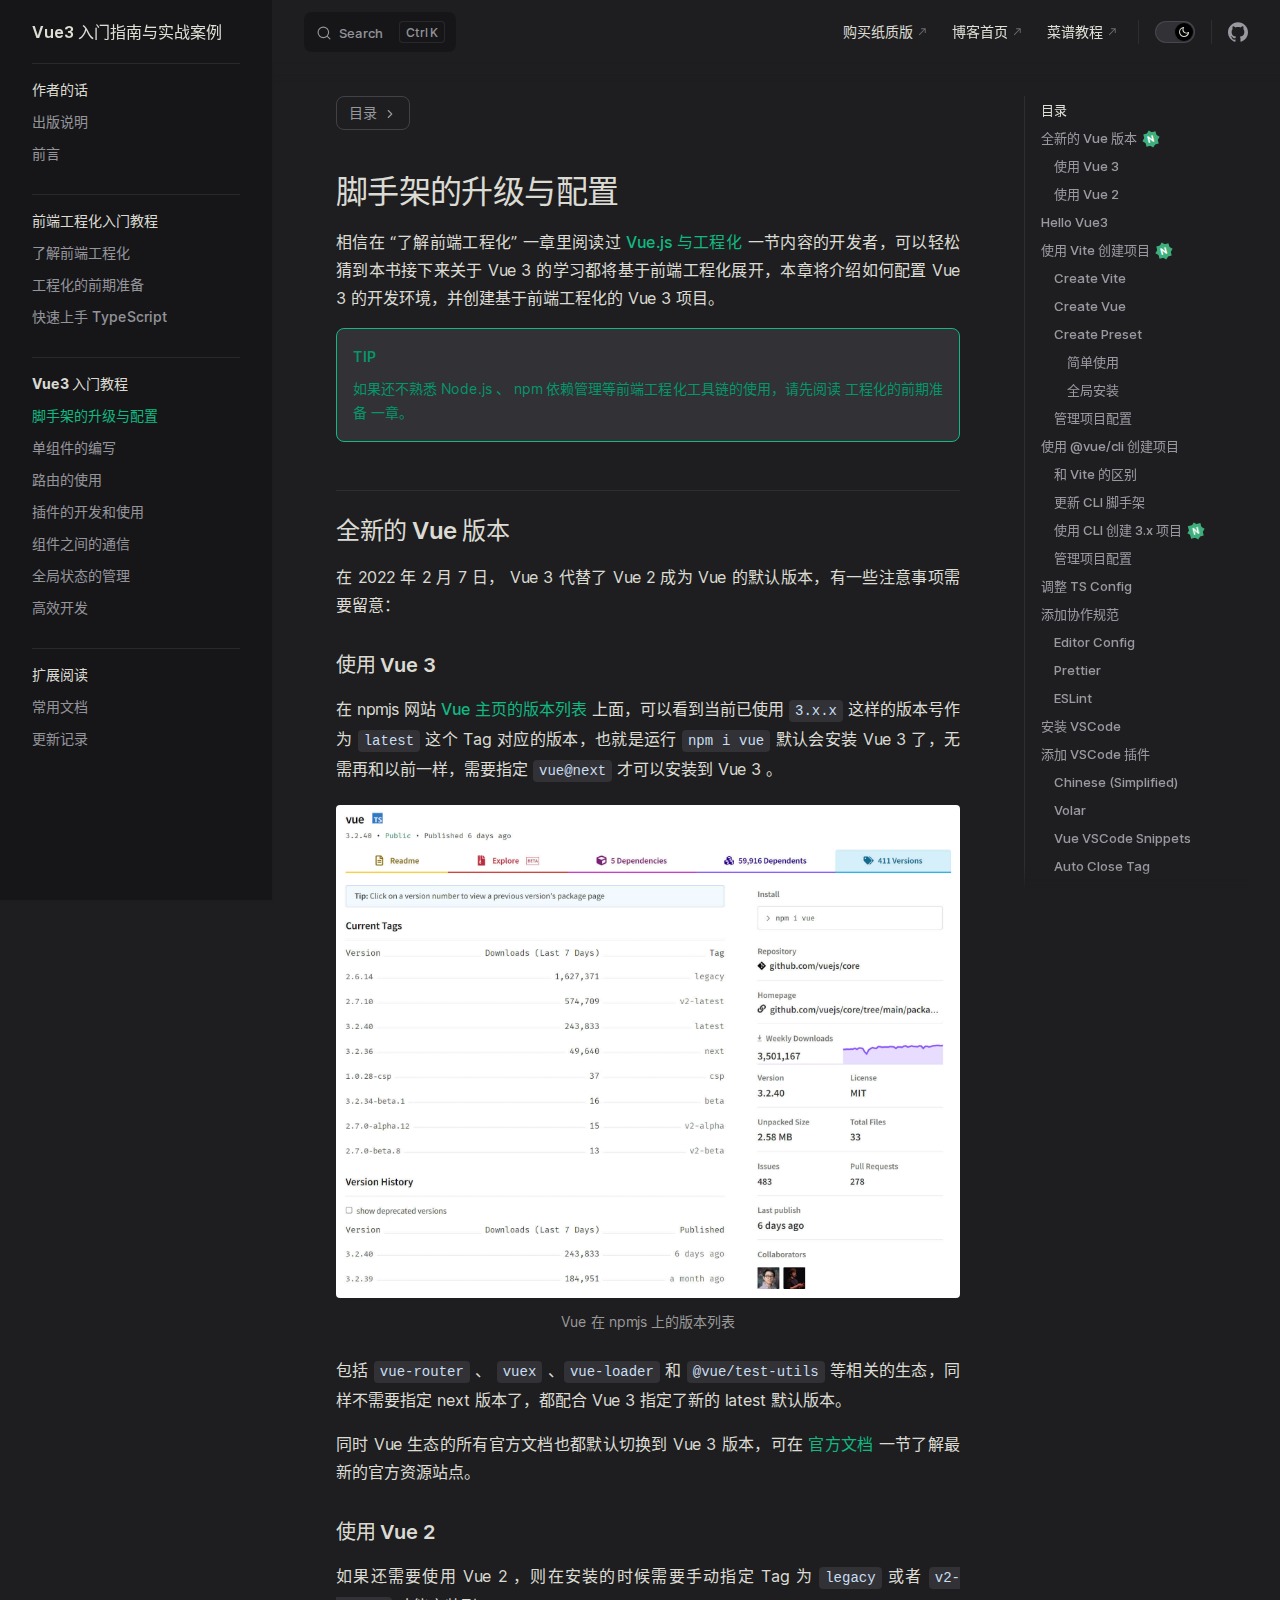
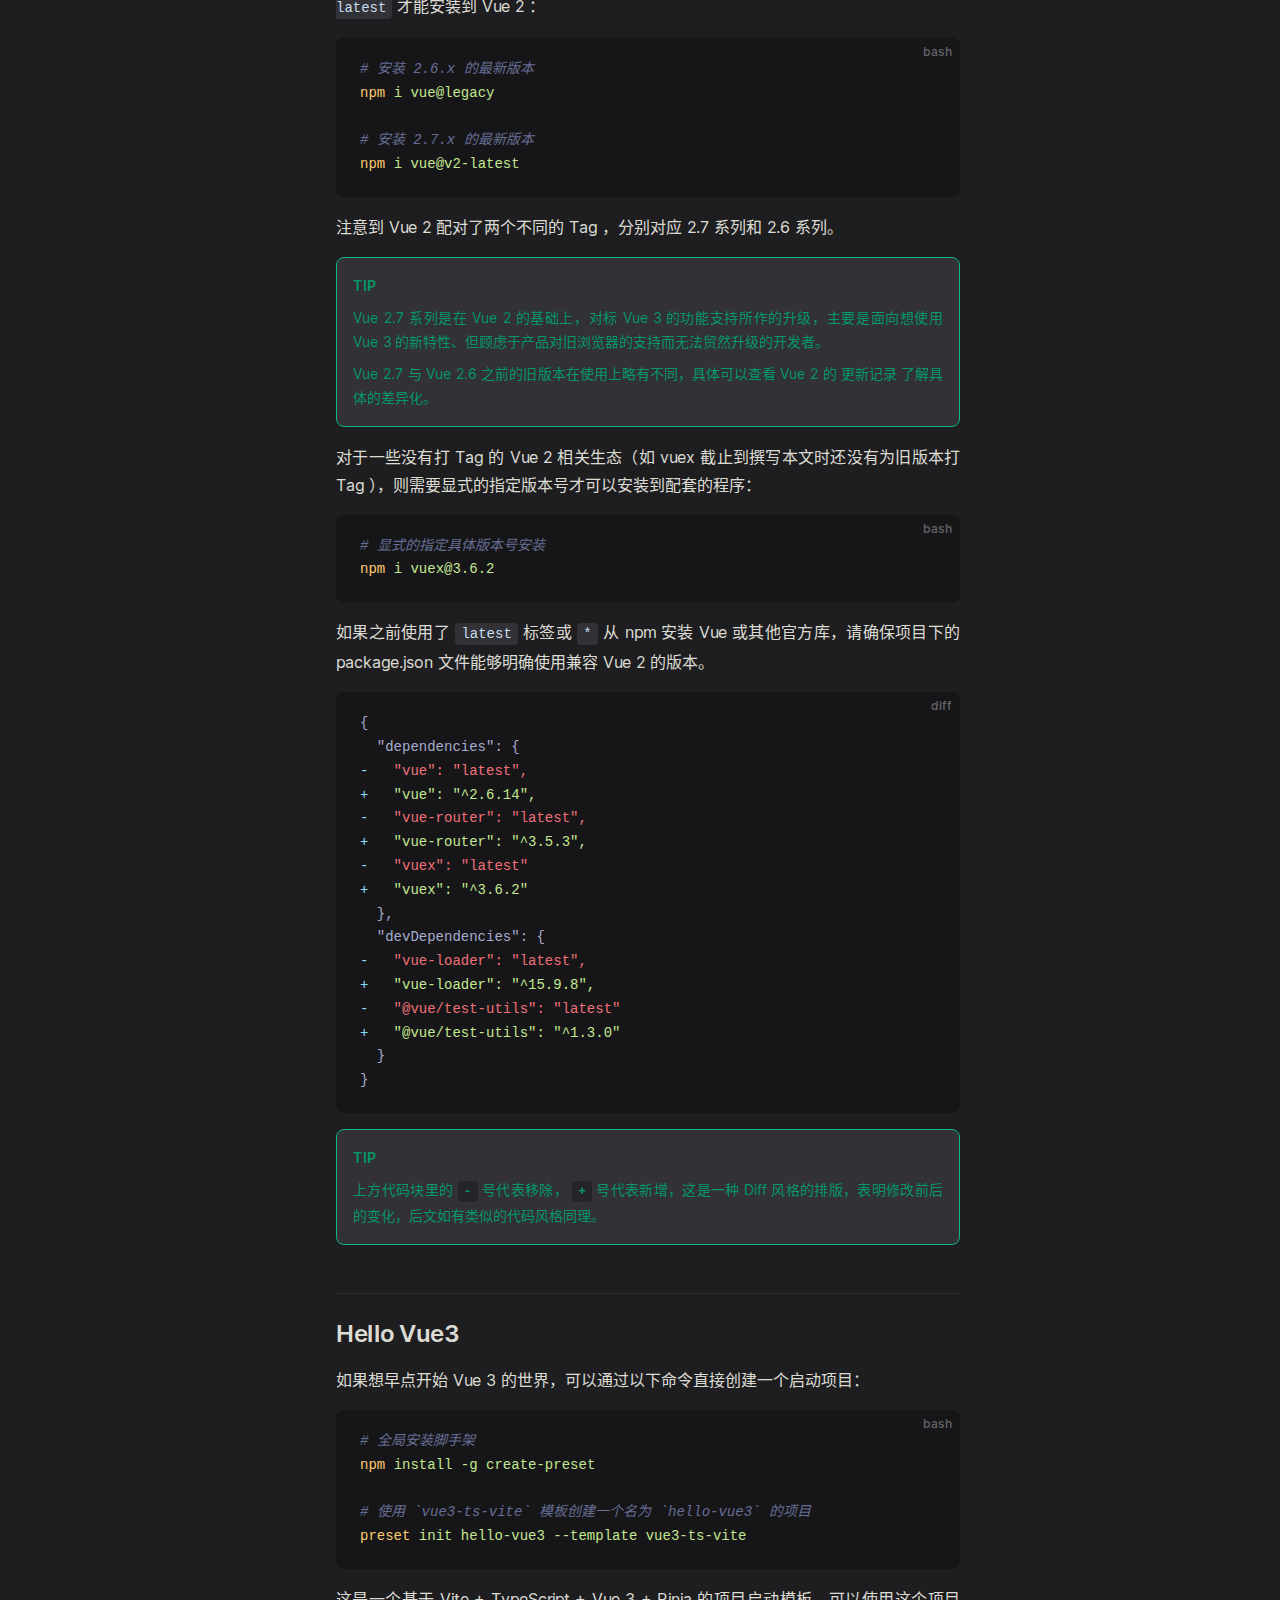
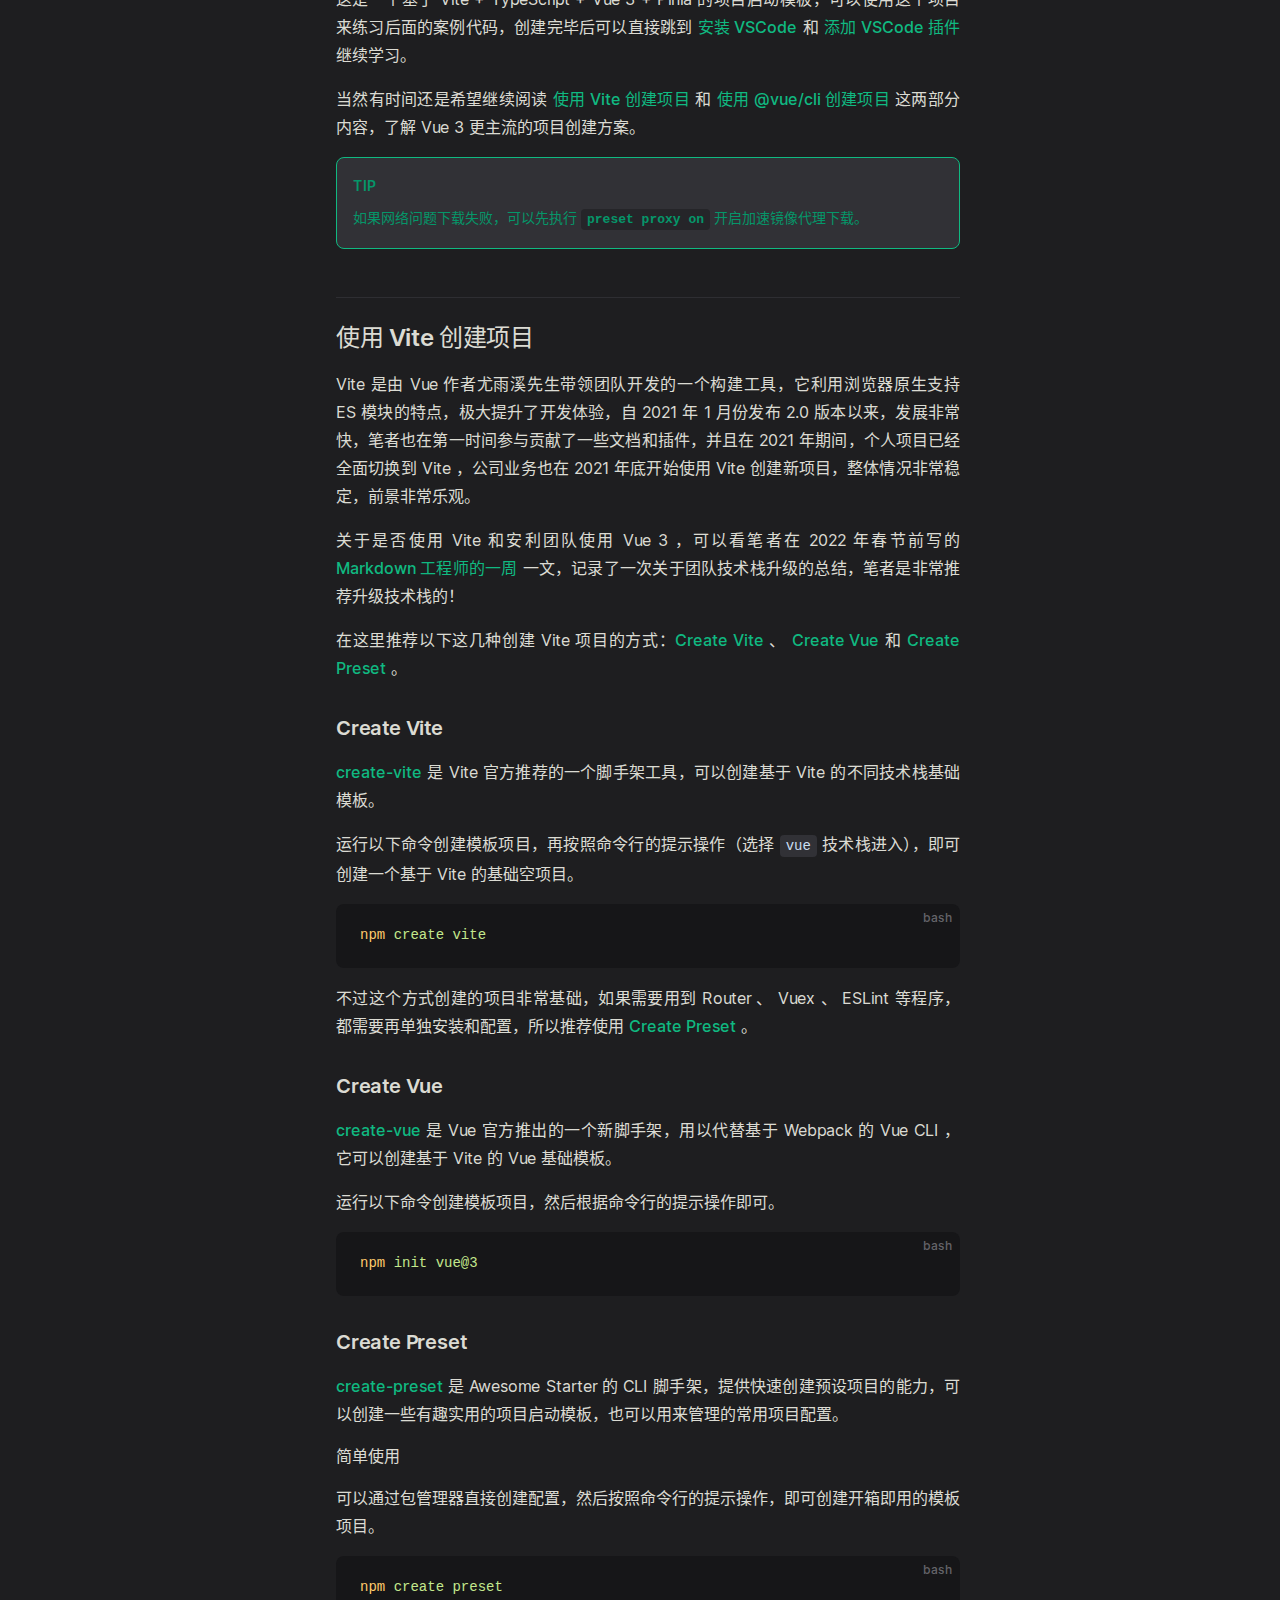
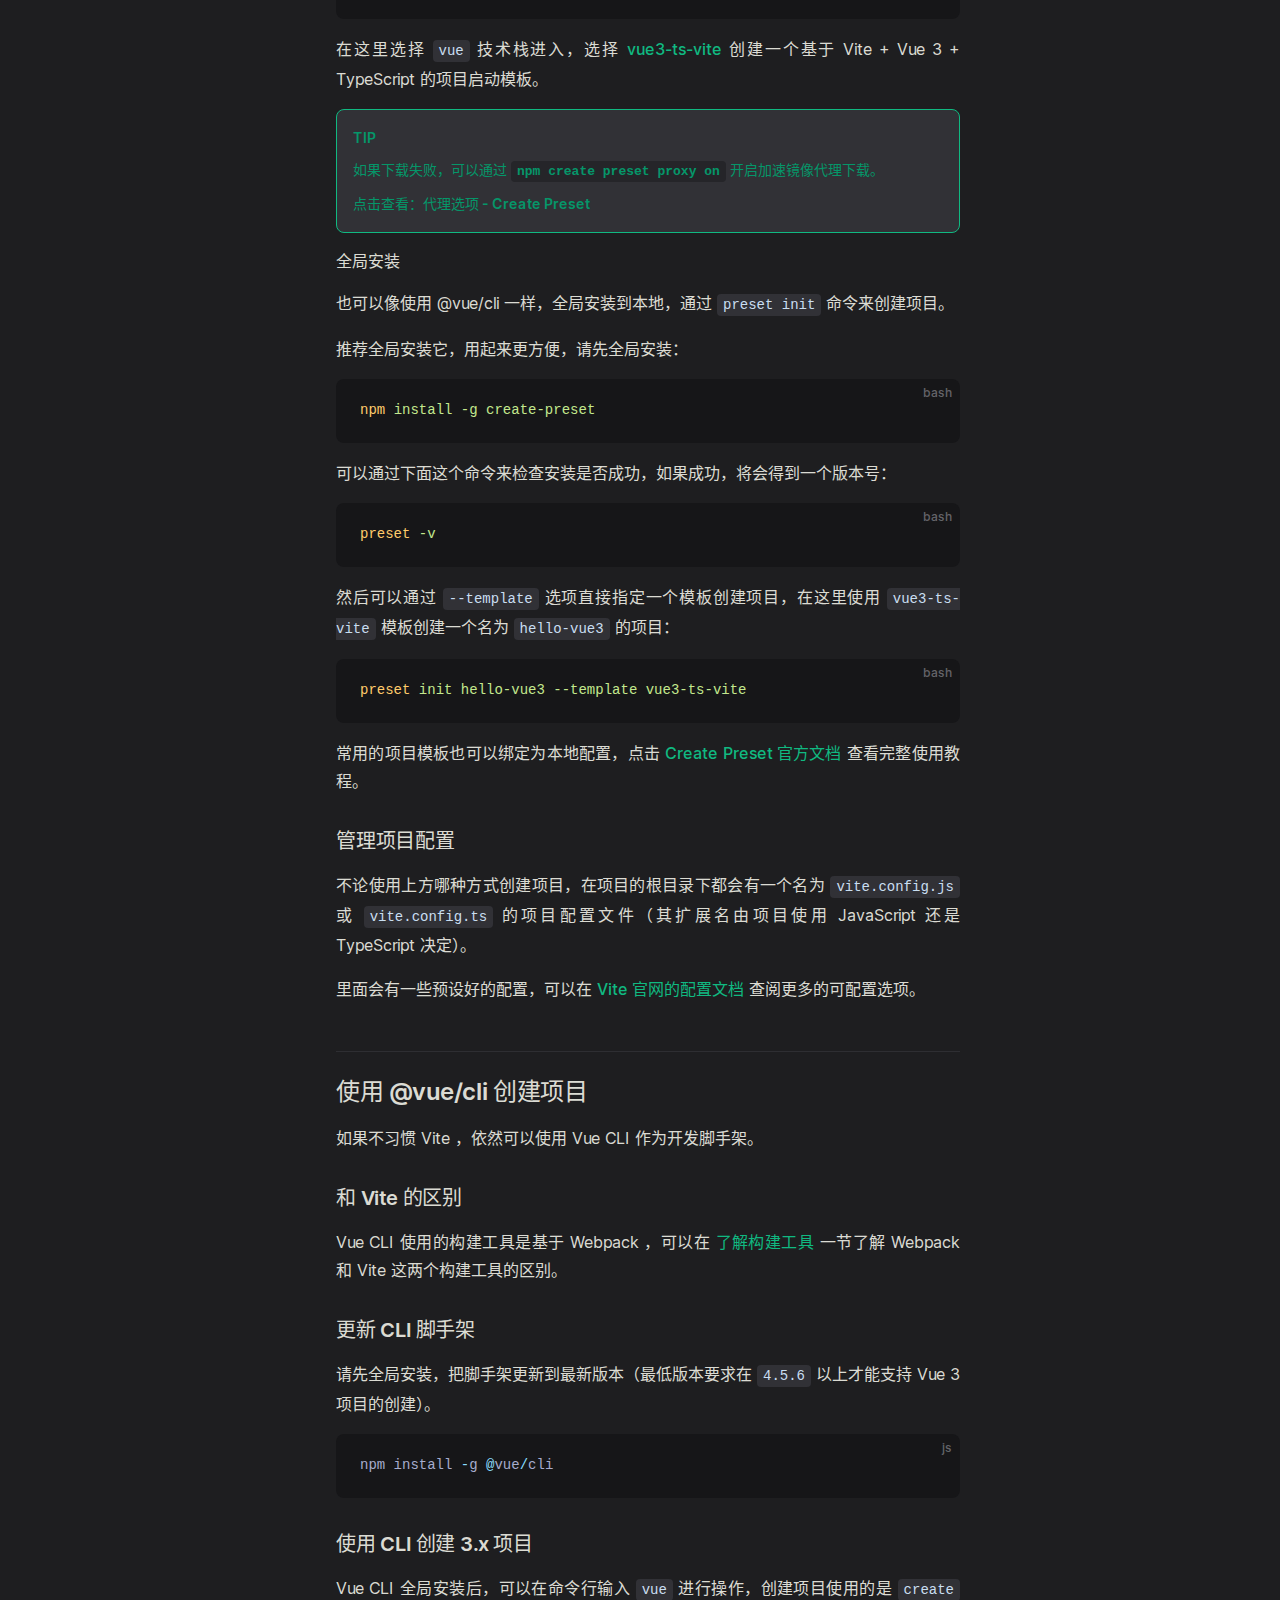
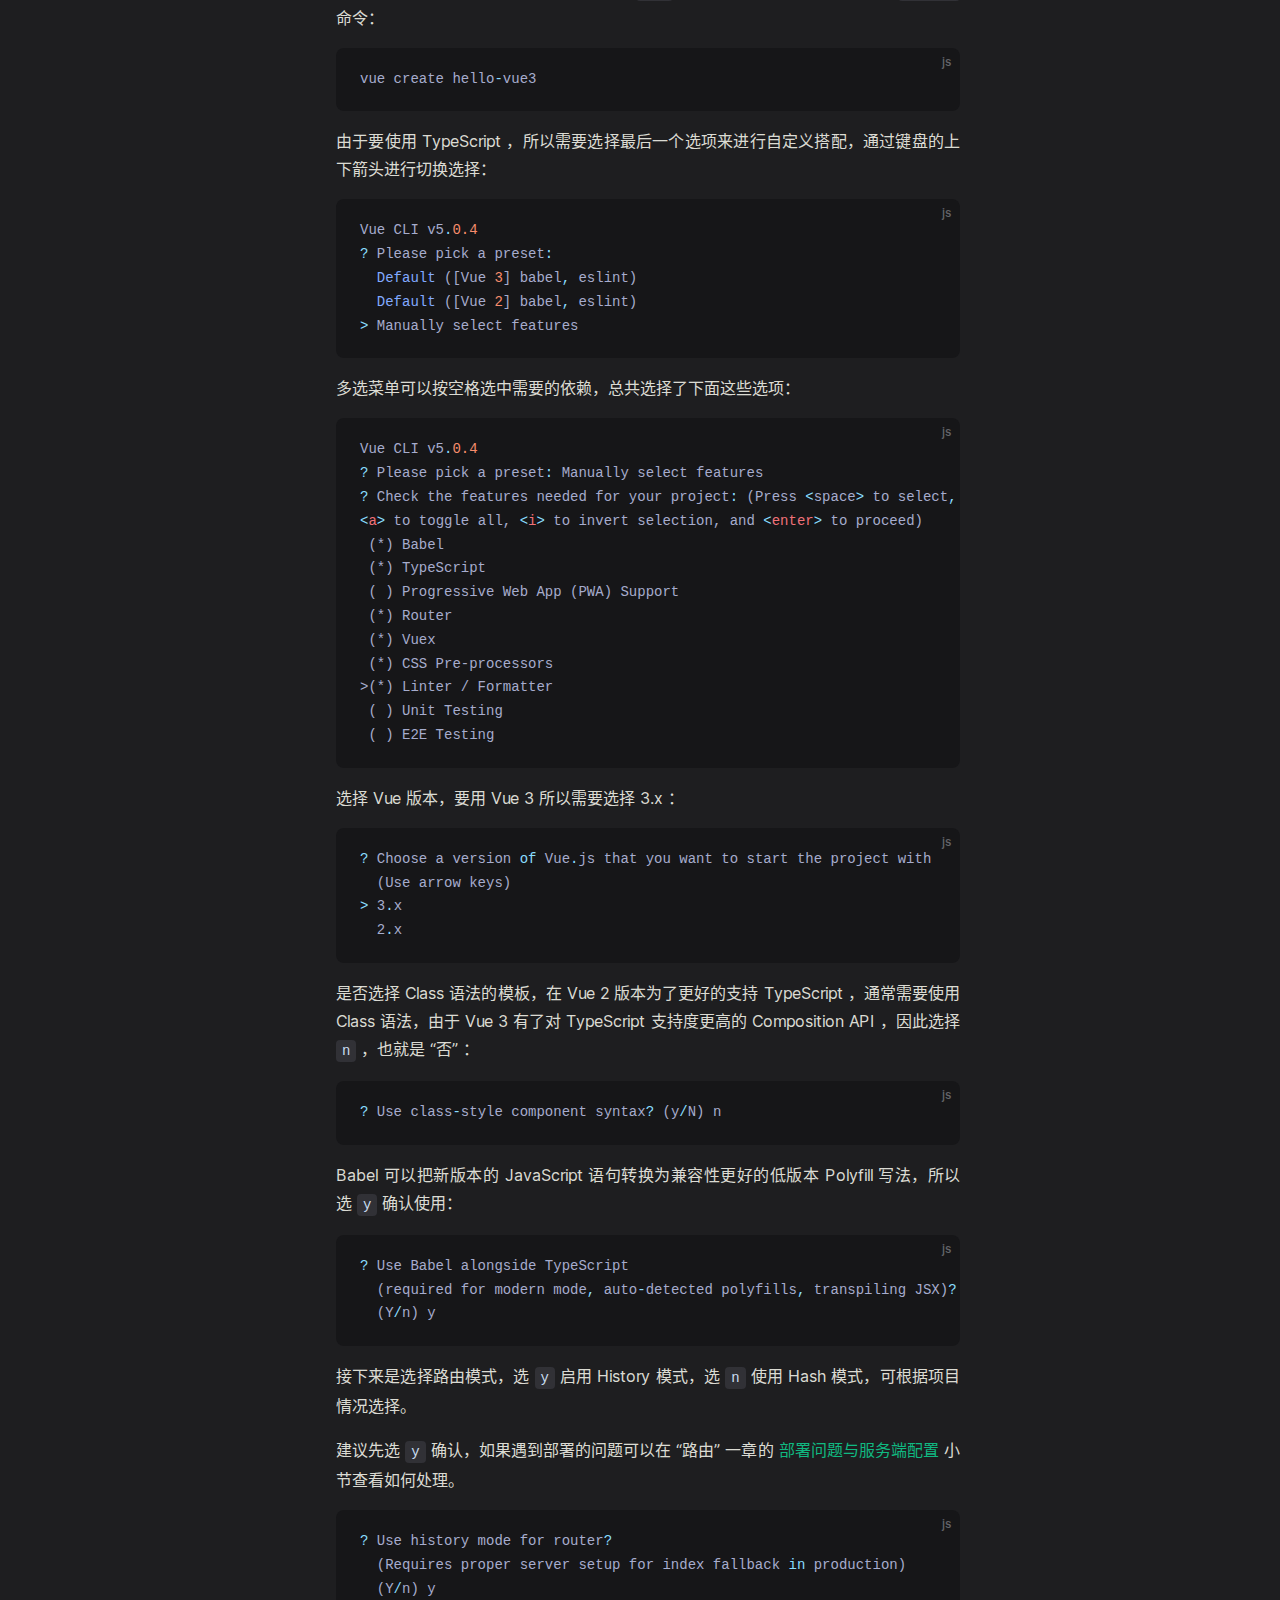
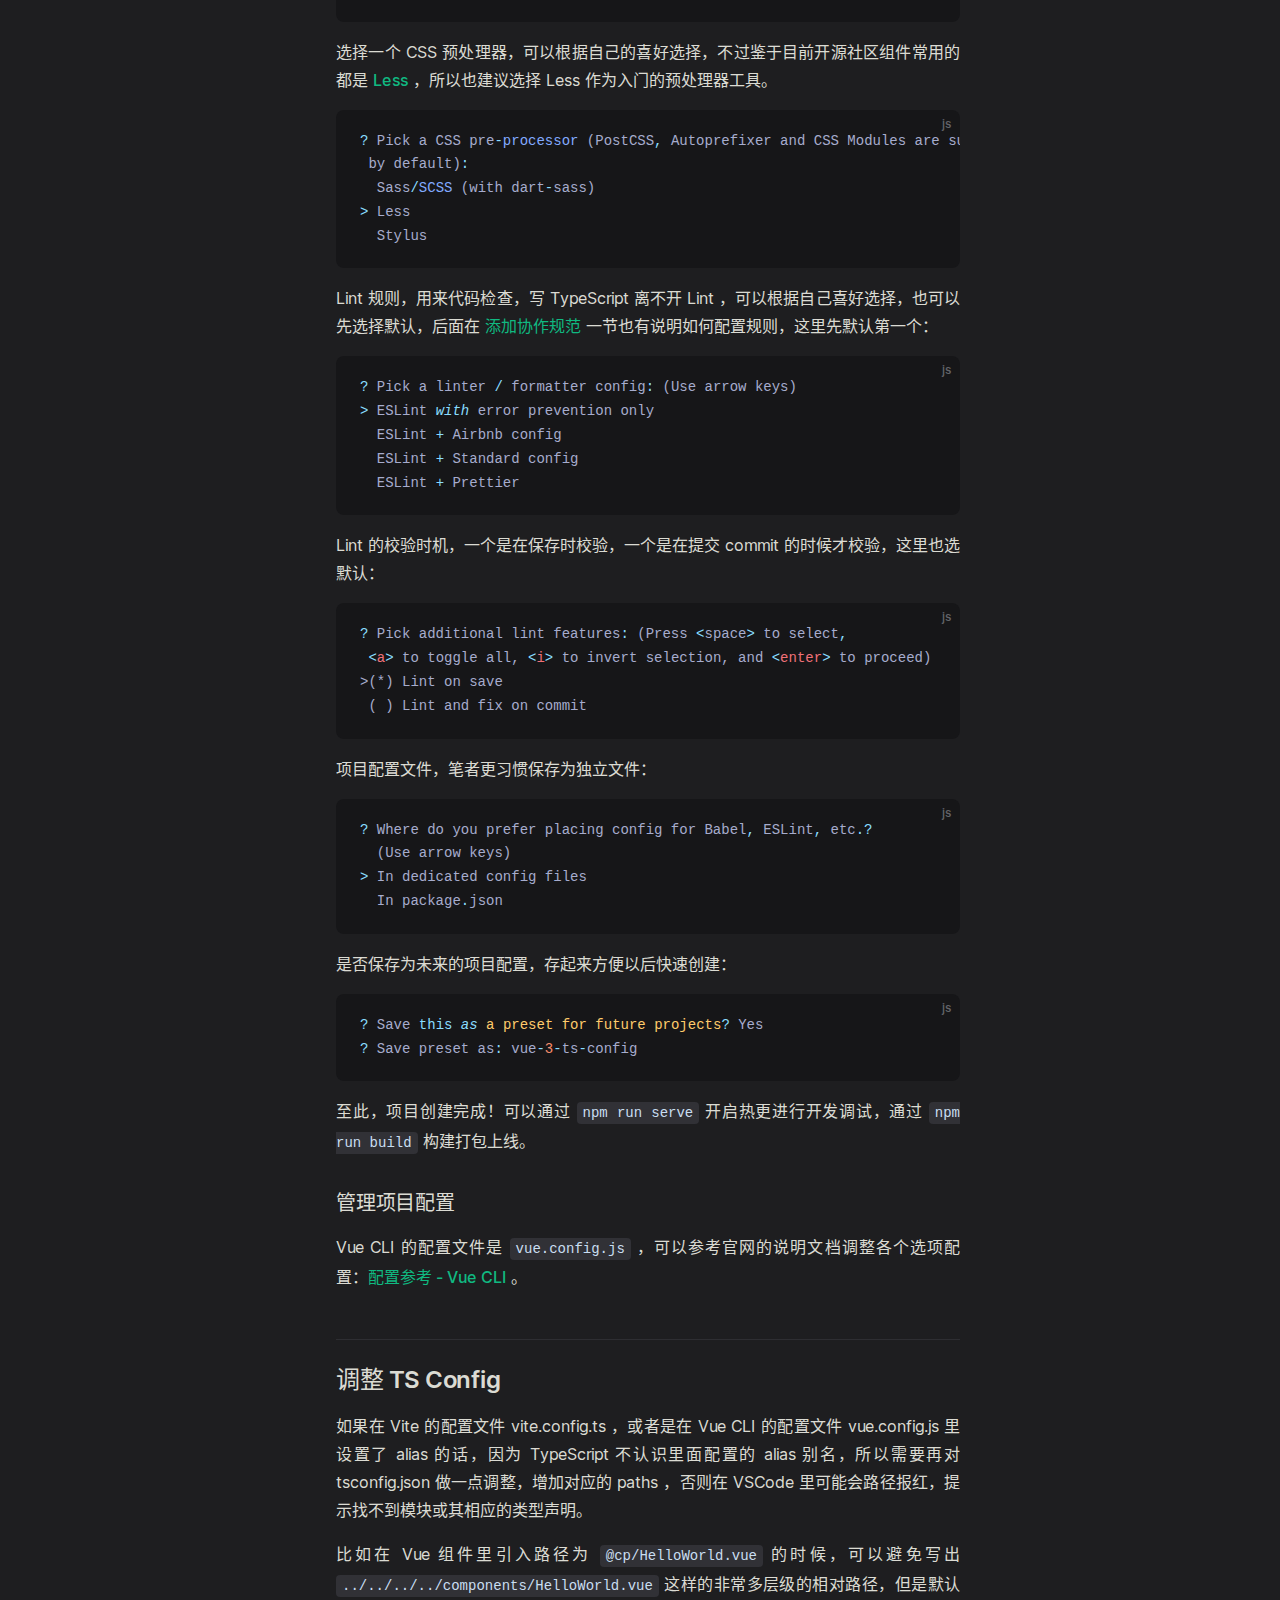
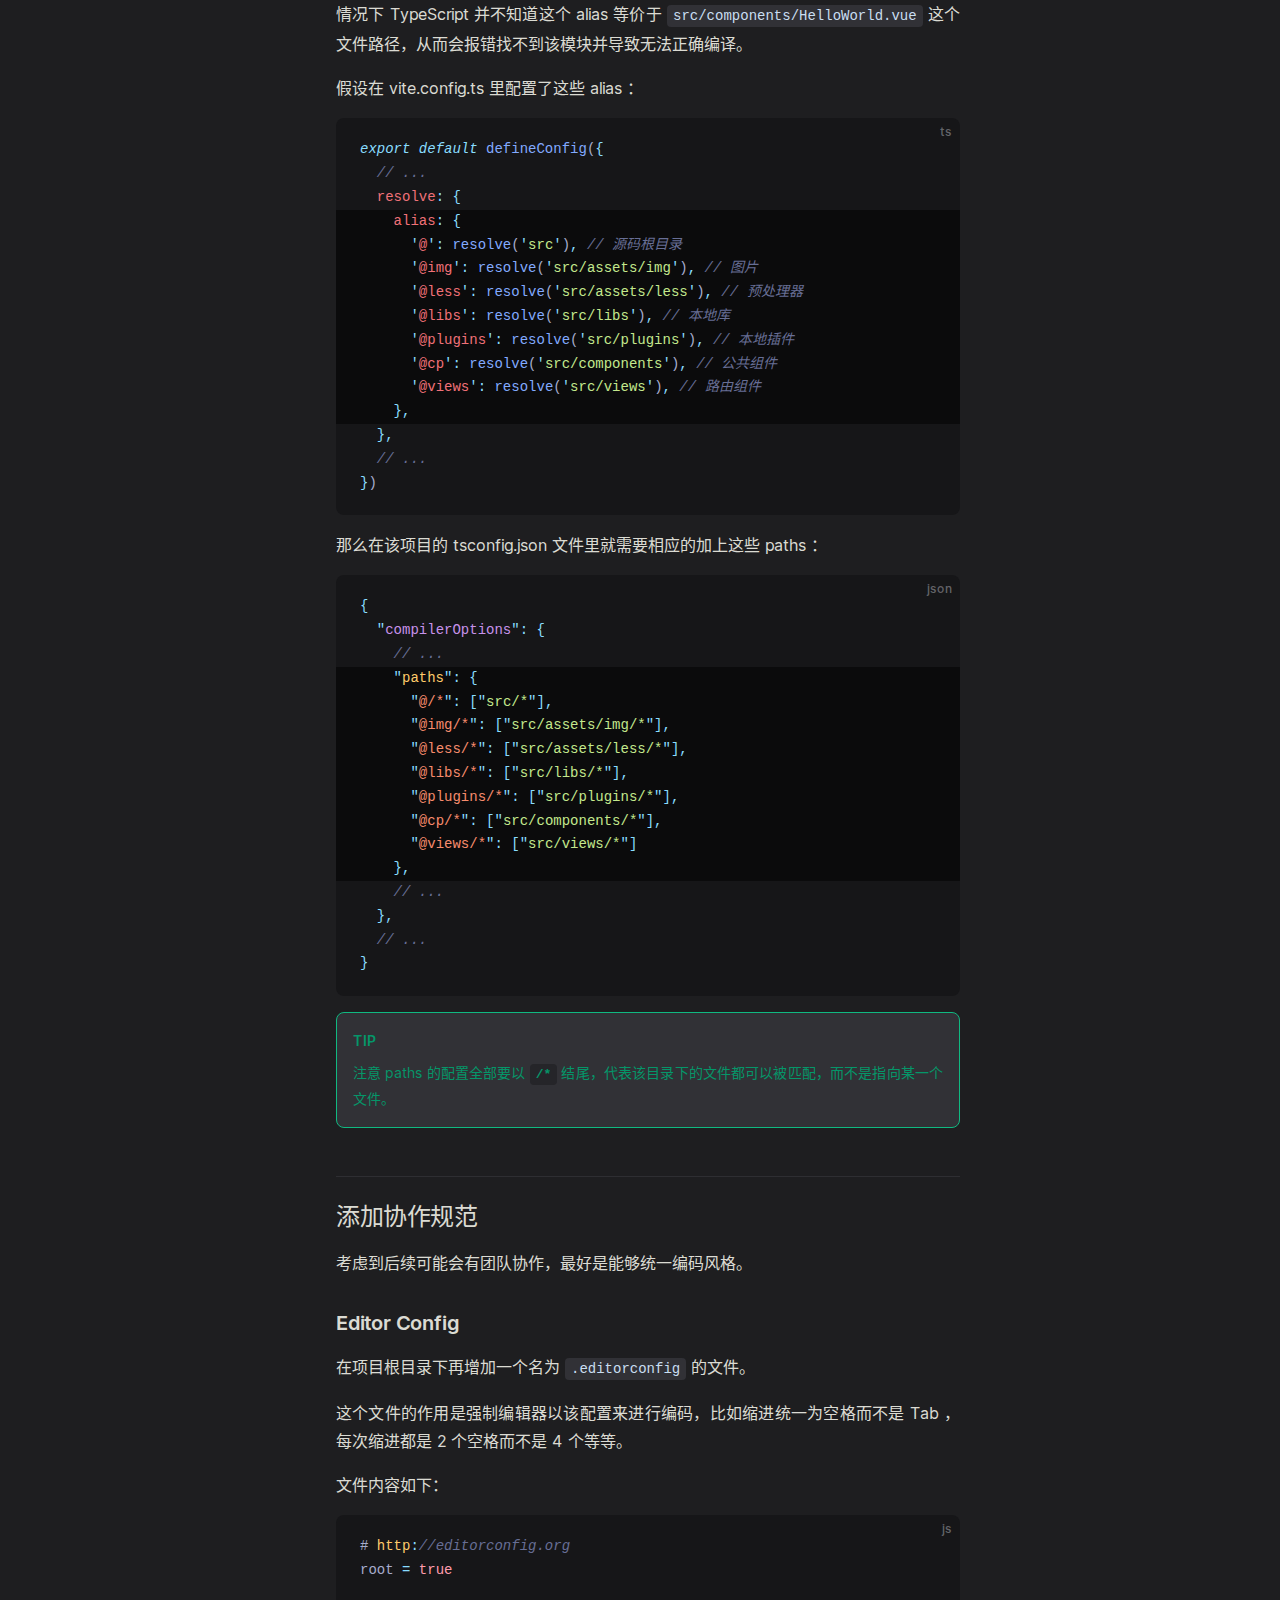
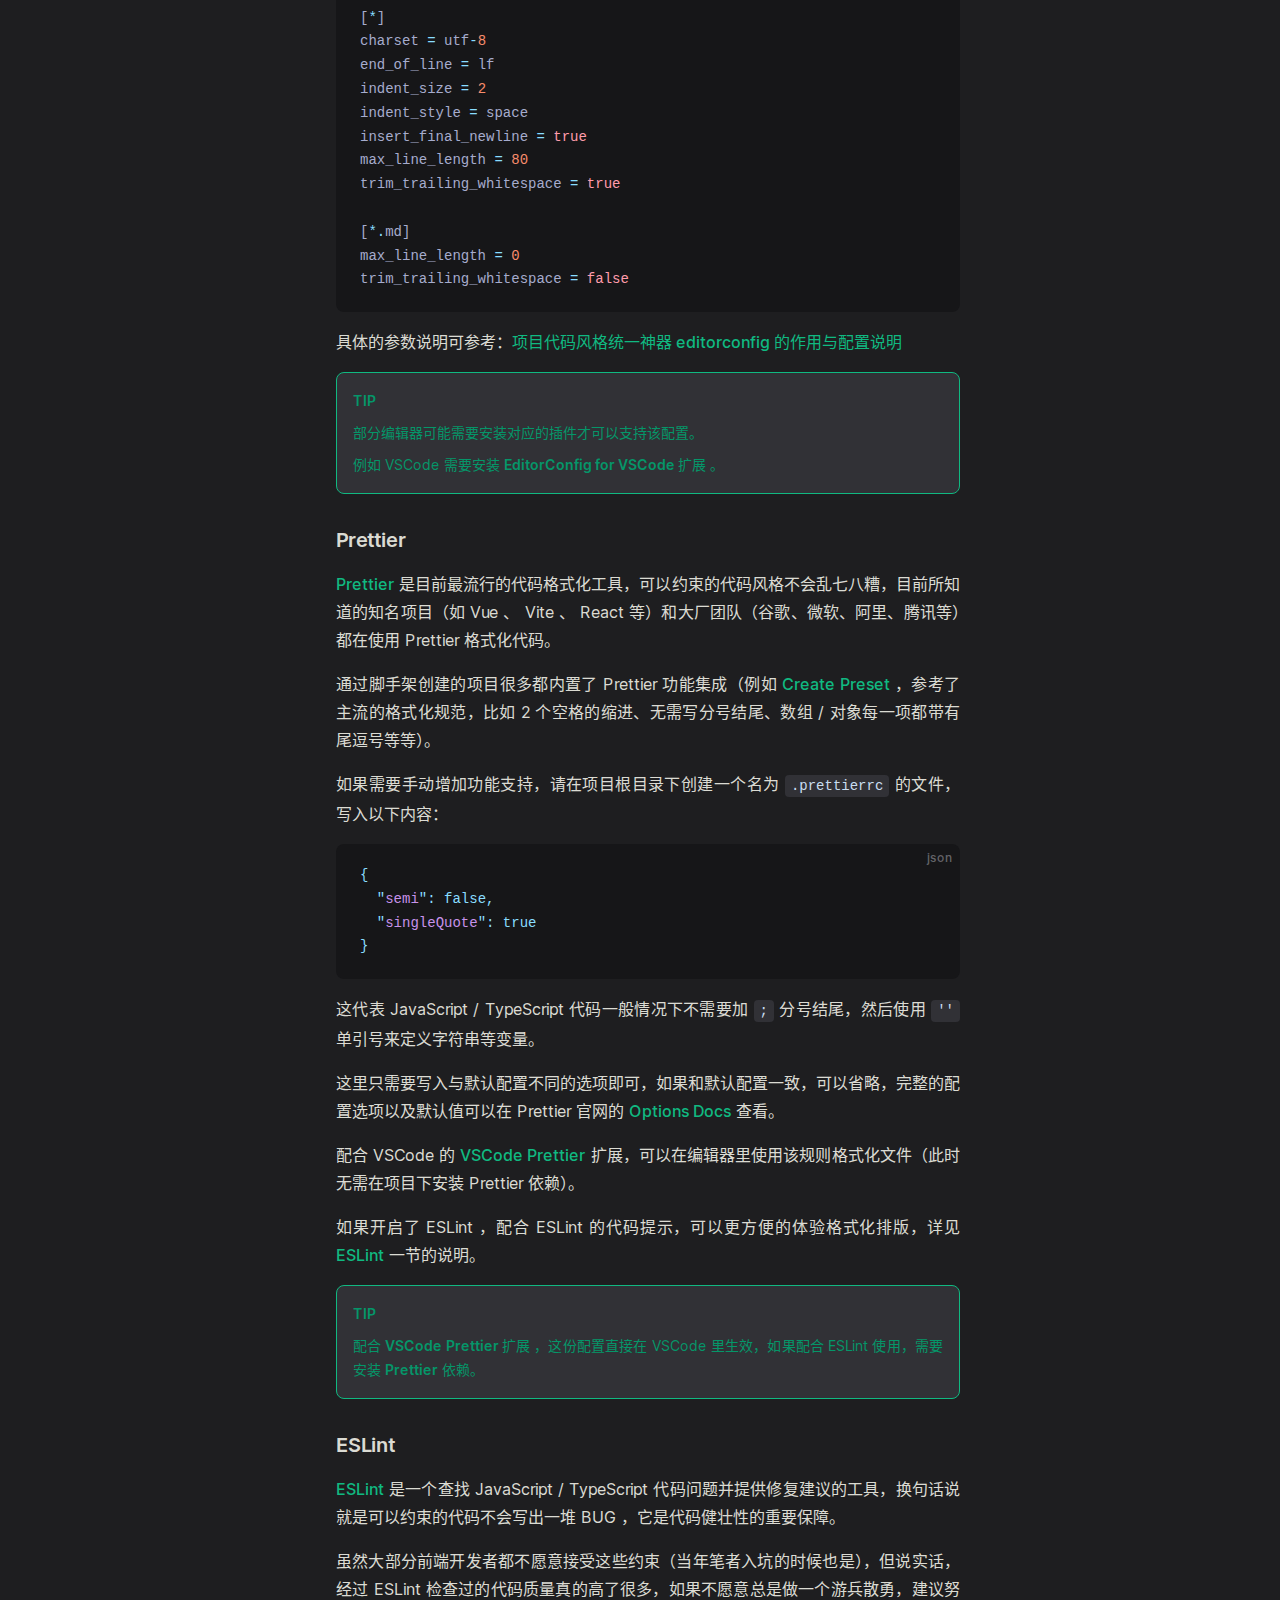
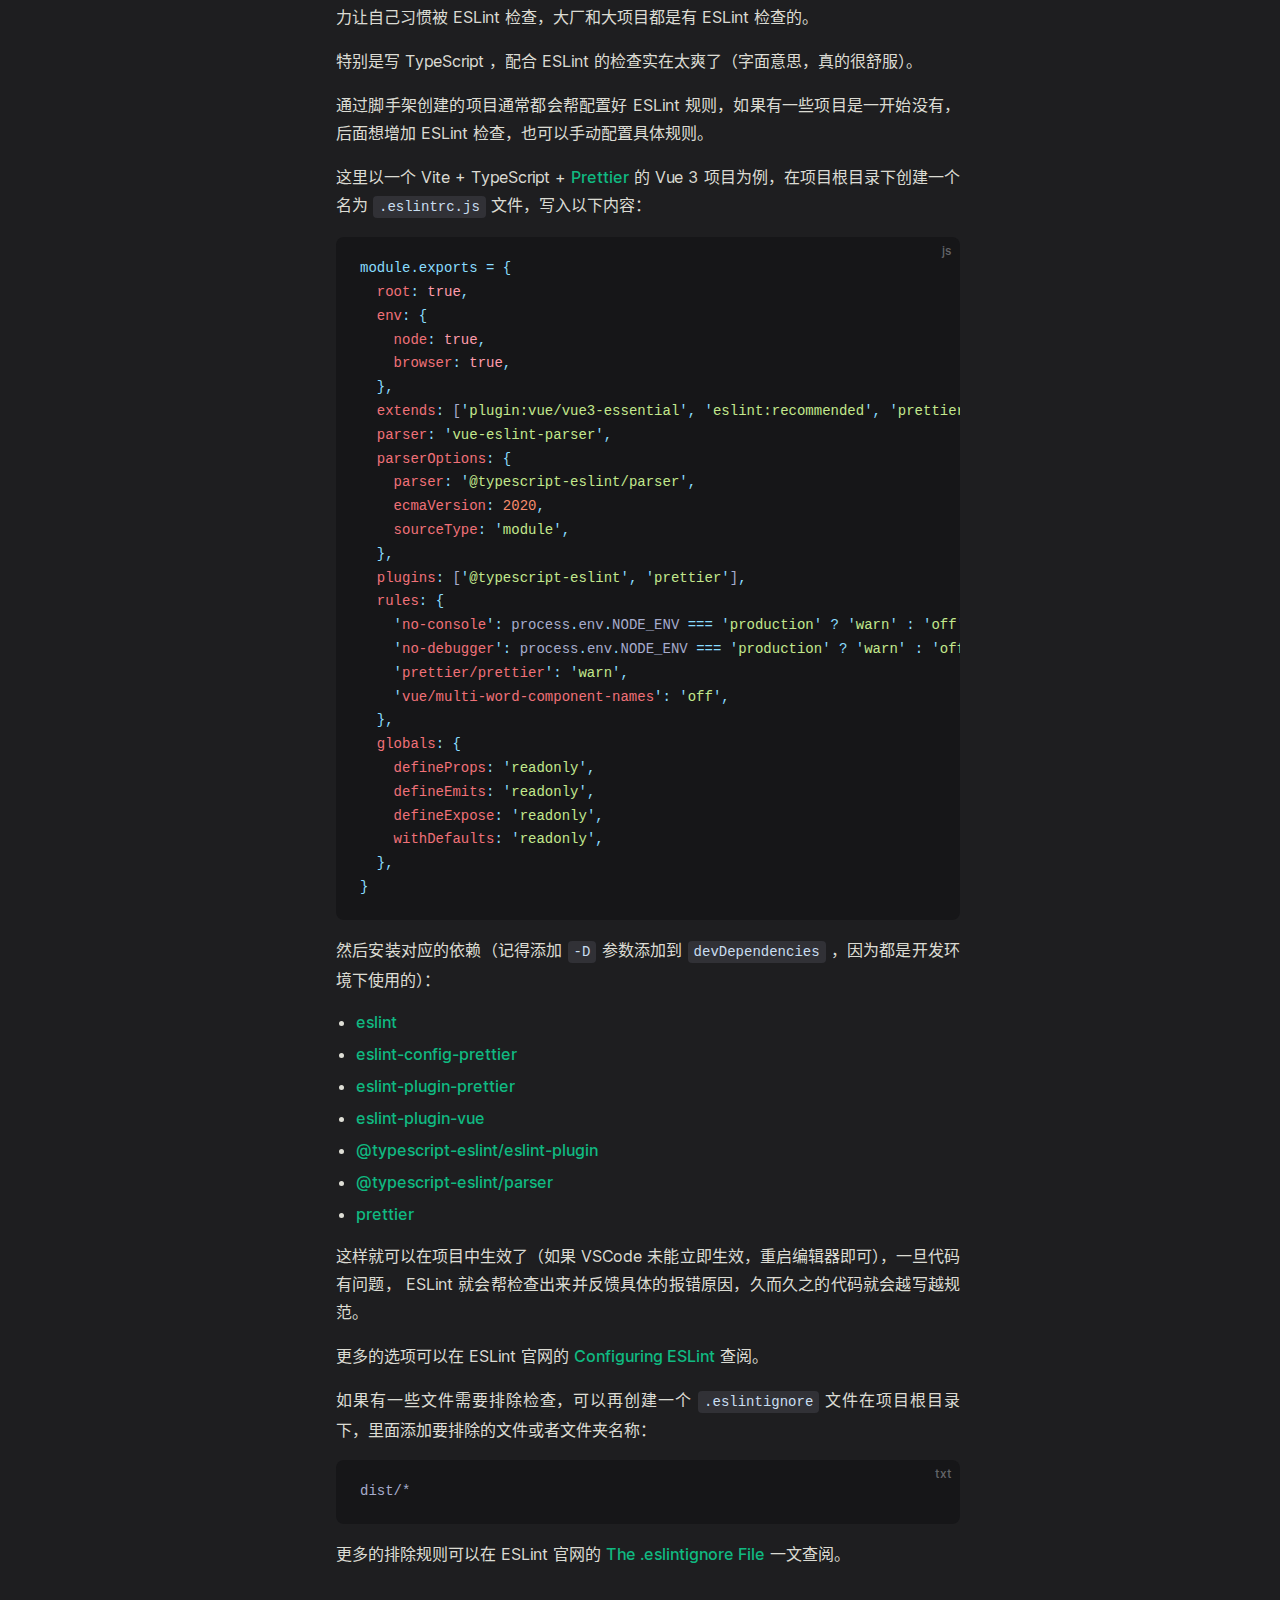
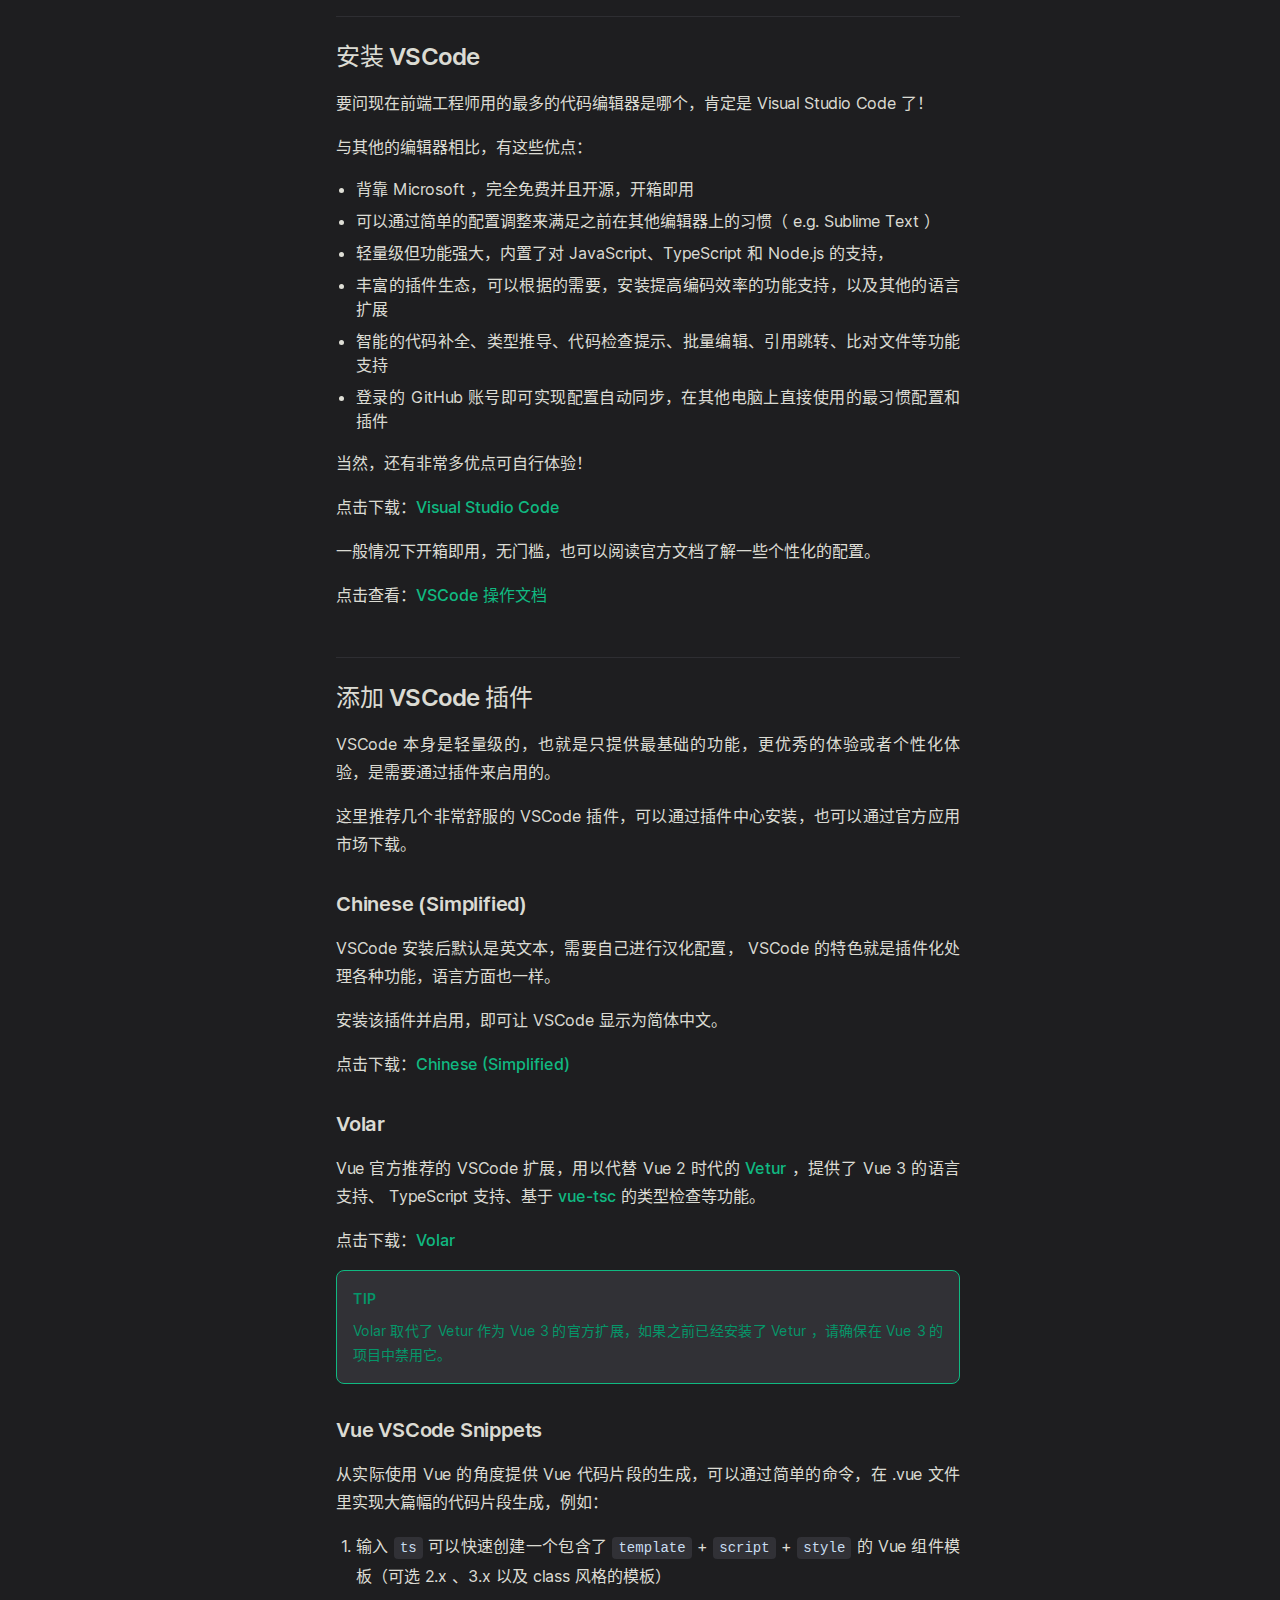
<file: upgrade.html>
<!DOCTYPE html>
<html lang="zh-CN" dir="ltr">
  <head>
    <meta charset="utf-8">
    <meta name="viewport" content="width=device-width,initial-scale=1">
    <title>脚手架的升级与配置 | Vue3 入门指南与实战案例</title>
    <meta name="description" content="这是一个关于 Vue 3 + TypeScript 的起步学习教程，适合完全的 Vue 新手和 Vue 2.0 的老手，在官方文档的基础上融入自己的一些实践经验。">
    <link rel="preload stylesheet" href="/assets/style.fcf239f0.css" as="style">
    <script type="module" src="/assets/app.0b85fae0.js"></script>
    <link rel="preload" href="/assets/inter-roman-latin.2ed14f66.woff2" as="font" type="font/woff2" crossorigin="">
  <link rel="modulepreload" href="/assets/chunks/framework.6e7fb2f6.js">
  <link rel="modulepreload" href="/assets/chunks/theme.ce517023.js">
  <link rel="modulepreload" href="/assets/upgrade.md.e44eba0a.lean.js">
  <link rel="icon" href="https://chengpeiquan.com/favicon.ico">
  <meta name="keywords" content="Vue3, Vue3.x, Vue3入门, Vue3教程, 学习Vue3, Vue3案例, Vue3教学, Vue3好用吗, Vue3怎么学, 前端工程化, 前端工程化：基于Vue.js 3.0的设计与实践">
  <script id="check-dark-light">(()=>{const e=localStorage.getItem("vitepress-theme-appearance")||"dark",a=window.matchMedia("(prefers-color-scheme: dark)").matches;(!e||e==="auto"?a:e==="dark")&&document.documentElement.classList.add("dark")})();</script>
  </head>
  <body>
    <div id="app"><div class="Layout" data-v-485b8cd3><!--[--><!--]--><!--[--><span tabindex="-1" data-v-e1443a25></span><a href="#VPContent" class="VPSkipLink visually-hidden" data-v-e1443a25> Skip to content </a><!--]--><!----><header class="VPNav" data-v-485b8cd3 data-v-eae502df><div class="VPNavBar has-sidebar" data-v-eae502df data-v-1947e11e><div class="container" data-v-1947e11e><div class="title" data-v-1947e11e><div class="VPNavBarTitle has-sidebar" data-v-1947e11e data-v-d7b5d633><a class="title" href="/" data-v-d7b5d633><!--[--><!--]--><!----><!--[-->Vue3 入门指南与实战案例<!--]--><!--[--><!--]--></a></div></div><div class="content" data-v-1947e11e><div class="curtain" data-v-1947e11e></div><div class="content-body" data-v-1947e11e><!--[--><!--]--><div class="VPNavBarSearch search" style="--vp-meta-key:&#39;Meta&#39;;" data-v-1947e11e><!--[--><!----><div id="docsearch"><button type="button" class="DocSearch DocSearch-Button" aria-label="Search"><span class="DocSearch-Button-Container"><svg class="DocSearch-Search-Icon" width="20" height="20" viewBox="0 0 20 20" aria-label="search icon"><path d="M14.386 14.386l4.0877 4.0877-4.0877-4.0877c-2.9418 2.9419-7.7115 2.9419-10.6533 0-2.9419-2.9418-2.9419-7.7115 0-10.6533 2.9418-2.9419 7.7115-2.9419 10.6533 0 2.9419 2.9418 2.9419 7.7115 0 10.6533z" stroke="currentColor" fill="none" fill-rule="evenodd" stroke-linecap="round" stroke-linejoin="round"></path></svg><span class="DocSearch-Button-Placeholder">Search</span></span><span class="DocSearch-Button-Keys"><kbd class="DocSearch-Button-Key"></kbd><kbd class="DocSearch-Button-Key">K</kbd></span></button></div><!--]--></div><nav aria-labelledby="main-nav-aria-label" class="VPNavBarMenu menu" data-v-1947e11e data-v-9906507e><span id="main-nav-aria-label" class="visually-hidden" data-v-9906507e>Main Navigation</span><!--[--><!--[--><a class="VPLink link VPNavBarMenuLink" href="https://union-click.jd.com/jdc?e=jdext-1638352360249409536-0-1&amp;p=[base64]" target="_blank" rel="noreferrer" tabindex="0" data-v-9906507e data-v-061e353d data-v-729a8227><!--[-->购买纸质版<!--]--><svg xmlns="http://www.w3.org/2000/svg" aria-hidden="true" focusable="false" height="24px" viewbox="0 0 24 24" width="24px" class="icon" data-v-729a8227><path d="M0 0h24v24H0V0z" fill="none"></path><path d="M9 5v2h6.59L4 18.59 5.41 20 17 8.41V15h2V5H9z"></path></svg></a><!--]--><!--[--><a class="VPLink link VPNavBarMenuLink" href="https://chengpeiquan.com/" target="_blank" rel="noreferrer" tabindex="0" data-v-9906507e data-v-061e353d data-v-729a8227><!--[-->博客首页<!--]--><svg xmlns="http://www.w3.org/2000/svg" aria-hidden="true" focusable="false" height="24px" viewbox="0 0 24 24" width="24px" class="icon" data-v-729a8227><path d="M0 0h24v24H0V0z" fill="none"></path><path d="M9 5v2h6.59L4 18.59 5.41 20 17 8.41V15h2V5H9z"></path></svg></a><!--]--><!--[--><a class="VPLink link VPNavBarMenuLink" href="https://github.com/chengpeiquan/cooking-cookbook" target="_blank" rel="noreferrer" tabindex="0" data-v-9906507e data-v-061e353d data-v-729a8227><!--[-->菜谱教程<!--]--><svg xmlns="http://www.w3.org/2000/svg" aria-hidden="true" focusable="false" height="24px" viewbox="0 0 24 24" width="24px" class="icon" data-v-729a8227><path d="M0 0h24v24H0V0z" fill="none"></path><path d="M9 5v2h6.59L4 18.59 5.41 20 17 8.41V15h2V5H9z"></path></svg></a><!--]--><!--]--></nav><!----><div class="VPNavBarAppearance appearance" data-v-1947e11e data-v-3535c20c><button class="VPSwitch VPSwitchAppearance" type="button" role="switch" title="toggle dark mode" aria-checked="false" data-v-3535c20c data-v-ca9a9ea2 data-v-6ce29b43><span class="check" data-v-6ce29b43><span class="icon" data-v-6ce29b43><!--[--><svg xmlns="http://www.w3.org/2000/svg" aria-hidden="true" focusable="false" viewbox="0 0 24 24" class="sun" data-v-ca9a9ea2><path d="M12,18c-3.3,0-6-2.7-6-6s2.7-6,6-6s6,2.7,6,6S15.3,18,12,18zM12,8c-2.2,0-4,1.8-4,4c0,2.2,1.8,4,4,4c2.2,0,4-1.8,4-4C16,9.8,14.2,8,12,8z"></path><path d="M12,4c-0.6,0-1-0.4-1-1V1c0-0.6,0.4-1,1-1s1,0.4,1,1v2C13,3.6,12.6,4,12,4z"></path><path d="M12,24c-0.6,0-1-0.4-1-1v-2c0-0.6,0.4-1,1-1s1,0.4,1,1v2C13,23.6,12.6,24,12,24z"></path><path d="M5.6,6.6c-0.3,0-0.5-0.1-0.7-0.3L3.5,4.9c-0.4-0.4-0.4-1,0-1.4s1-0.4,1.4,0l1.4,1.4c0.4,0.4,0.4,1,0,1.4C6.2,6.5,5.9,6.6,5.6,6.6z"></path><path d="M19.8,20.8c-0.3,0-0.5-0.1-0.7-0.3l-1.4-1.4c-0.4-0.4-0.4-1,0-1.4s1-0.4,1.4,0l1.4,1.4c0.4,0.4,0.4,1,0,1.4C20.3,20.7,20,20.8,19.8,20.8z"></path><path d="M3,13H1c-0.6,0-1-0.4-1-1s0.4-1,1-1h2c0.6,0,1,0.4,1,1S3.6,13,3,13z"></path><path d="M23,13h-2c-0.6,0-1-0.4-1-1s0.4-1,1-1h2c0.6,0,1,0.4,1,1S23.6,13,23,13z"></path><path d="M4.2,20.8c-0.3,0-0.5-0.1-0.7-0.3c-0.4-0.4-0.4-1,0-1.4l1.4-1.4c0.4-0.4,1-0.4,1.4,0s0.4,1,0,1.4l-1.4,1.4C4.7,20.7,4.5,20.8,4.2,20.8z"></path><path d="M18.4,6.6c-0.3,0-0.5-0.1-0.7-0.3c-0.4-0.4-0.4-1,0-1.4l1.4-1.4c0.4-0.4,1-0.4,1.4,0s0.4,1,0,1.4l-1.4,1.4C18.9,6.5,18.6,6.6,18.4,6.6z"></path></svg><svg xmlns="http://www.w3.org/2000/svg" aria-hidden="true" focusable="false" viewbox="0 0 24 24" class="moon" data-v-ca9a9ea2><path d="M12.1,22c-0.3,0-0.6,0-0.9,0c-5.5-0.5-9.5-5.4-9-10.9c0.4-4.8,4.2-8.6,9-9c0.4,0,0.8,0.2,1,0.5c0.2,0.3,0.2,0.8-0.1,1.1c-2,2.7-1.4,6.4,1.3,8.4c2.1,1.6,5,1.6,7.1,0c0.3-0.2,0.7-0.3,1.1-0.1c0.3,0.2,0.5,0.6,0.5,1c-0.2,2.7-1.5,5.1-3.6,6.8C16.6,21.2,14.4,22,12.1,22zM9.3,4.4c-2.9,1-5,3.6-5.2,6.8c-0.4,4.4,2.8,8.3,7.2,8.7c2.1,0.2,4.2-0.4,5.8-1.8c1.1-0.9,1.9-2.1,2.4-3.4c-2.5,0.9-5.3,0.5-7.5-1.1C9.2,11.4,8.1,7.7,9.3,4.4z"></path></svg><!--]--></span></span></button></div><div class="VPSocialLinks VPNavBarSocialLinks social-links" data-v-1947e11e data-v-71c230ed data-v-ba002a3e><!--[--><a class="VPSocialLink" href="https://github.com/chengpeiquan/learning-vue3" aria-label="github" target="_blank" rel="noopener" data-v-ba002a3e data-v-18d19465><svg role="img" viewBox="0 0 24 24" xmlns="http://www.w3.org/2000/svg"><title>GitHub</title><path d="M12 .297c-6.63 0-12 5.373-12 12 0 5.303 3.438 9.8 8.205 11.385.6.113.82-.258.82-.577 0-.285-.01-1.04-.015-2.04-3.338.724-4.042-1.61-4.042-1.61C4.422 18.07 3.633 17.7 3.633 17.7c-1.087-.744.084-.729.084-.729 1.205.084 1.838 1.236 1.838 1.236 1.07 1.835 2.809 1.305 3.495.998.108-.776.417-1.305.76-1.605-2.665-.3-5.466-1.332-5.466-5.93 0-1.31.465-2.38 1.235-3.22-.135-.303-.54-1.523.105-3.176 0 0 1.005-.322 3.3 1.23.96-.267 1.98-.399 3-.405 1.02.006 2.04.138 3 .405 2.28-1.552 3.285-1.23 3.285-1.23.645 1.653.24 2.873.12 3.176.765.84 1.23 1.91 1.23 3.22 0 4.61-2.805 5.625-5.475 5.92.42.36.81 1.096.81 2.22 0 1.606-.015 2.896-.015 3.286 0 .315.21.69.825.57C20.565 22.092 24 17.592 24 12.297c0-6.627-5.373-12-12-12"/></svg></a><!--]--></div><div class="VPFlyout VPNavBarExtra extra" data-v-1947e11e data-v-3a5b20db data-v-43a23abe><button type="button" class="button" aria-haspopup="true" aria-expanded="false" aria-label="extra navigation" data-v-43a23abe><svg xmlns="http://www.w3.org/2000/svg" aria-hidden="true" focusable="false" viewbox="0 0 24 24" class="icon" data-v-43a23abe><circle cx="12" cy="12" r="2"></circle><circle cx="19" cy="12" r="2"></circle><circle cx="5" cy="12" r="2"></circle></svg></button><div class="menu" data-v-43a23abe><div class="VPMenu" data-v-43a23abe data-v-a838eccf><!----><!--[--><!--[--><!----><div class="group" data-v-3a5b20db><div class="item appearance" data-v-3a5b20db><p class="label" data-v-3a5b20db>Appearance</p><div class="appearance-action" data-v-3a5b20db><button class="VPSwitch VPSwitchAppearance" type="button" role="switch" title="toggle dark mode" aria-checked="false" data-v-3a5b20db data-v-ca9a9ea2 data-v-6ce29b43><span class="check" data-v-6ce29b43><span class="icon" data-v-6ce29b43><!--[--><svg xmlns="http://www.w3.org/2000/svg" aria-hidden="true" focusable="false" viewbox="0 0 24 24" class="sun" data-v-ca9a9ea2><path d="M12,18c-3.3,0-6-2.7-6-6s2.7-6,6-6s6,2.7,6,6S15.3,18,12,18zM12,8c-2.2,0-4,1.8-4,4c0,2.2,1.8,4,4,4c2.2,0,4-1.8,4-4C16,9.8,14.2,8,12,8z"></path><path d="M12,4c-0.6,0-1-0.4-1-1V1c0-0.6,0.4-1,1-1s1,0.4,1,1v2C13,3.6,12.6,4,12,4z"></path><path d="M12,24c-0.6,0-1-0.4-1-1v-2c0-0.6,0.4-1,1-1s1,0.4,1,1v2C13,23.6,12.6,24,12,24z"></path><path d="M5.6,6.6c-0.3,0-0.5-0.1-0.7-0.3L3.5,4.9c-0.4-0.4-0.4-1,0-1.4s1-0.4,1.4,0l1.4,1.4c0.4,0.4,0.4,1,0,1.4C6.2,6.5,5.9,6.6,5.6,6.6z"></path><path d="M19.8,20.8c-0.3,0-0.5-0.1-0.7-0.3l-1.4-1.4c-0.4-0.4-0.4-1,0-1.4s1-0.4,1.4,0l1.4,1.4c0.4,0.4,0.4,1,0,1.4C20.3,20.7,20,20.8,19.8,20.8z"></path><path d="M3,13H1c-0.6,0-1-0.4-1-1s0.4-1,1-1h2c0.6,0,1,0.4,1,1S3.6,13,3,13z"></path><path d="M23,13h-2c-0.6,0-1-0.4-1-1s0.4-1,1-1h2c0.6,0,1,0.4,1,1S23.6,13,23,13z"></path><path d="M4.2,20.8c-0.3,0-0.5-0.1-0.7-0.3c-0.4-0.4-0.4-1,0-1.4l1.4-1.4c0.4-0.4,1-0.4,1.4,0s0.4,1,0,1.4l-1.4,1.4C4.7,20.7,4.5,20.8,4.2,20.8z"></path><path d="M18.4,6.6c-0.3,0-0.5-0.1-0.7-0.3c-0.4-0.4-0.4-1,0-1.4l1.4-1.4c0.4-0.4,1-0.4,1.4,0s0.4,1,0,1.4l-1.4,1.4C18.9,6.5,18.6,6.6,18.4,6.6z"></path></svg><svg xmlns="http://www.w3.org/2000/svg" aria-hidden="true" focusable="false" viewbox="0 0 24 24" class="moon" data-v-ca9a9ea2><path d="M12.1,22c-0.3,0-0.6,0-0.9,0c-5.5-0.5-9.5-5.4-9-10.9c0.4-4.8,4.2-8.6,9-9c0.4,0,0.8,0.2,1,0.5c0.2,0.3,0.2,0.8-0.1,1.1c-2,2.7-1.4,6.4,1.3,8.4c2.1,1.6,5,1.6,7.1,0c0.3-0.2,0.7-0.3,1.1-0.1c0.3,0.2,0.5,0.6,0.5,1c-0.2,2.7-1.5,5.1-3.6,6.8C16.6,21.2,14.4,22,12.1,22zM9.3,4.4c-2.9,1-5,3.6-5.2,6.8c-0.4,4.4,2.8,8.3,7.2,8.7c2.1,0.2,4.2-0.4,5.8-1.8c1.1-0.9,1.9-2.1,2.4-3.4c-2.5,0.9-5.3,0.5-7.5-1.1C9.2,11.4,8.1,7.7,9.3,4.4z"></path></svg><!--]--></span></span></button></div></div></div><div class="group" data-v-3a5b20db><div class="item social-links" data-v-3a5b20db><div class="VPSocialLinks social-links-list" data-v-3a5b20db data-v-ba002a3e><!--[--><a class="VPSocialLink" href="https://github.com/chengpeiquan/learning-vue3" aria-label="github" target="_blank" rel="noopener" data-v-ba002a3e data-v-18d19465><svg role="img" viewBox="0 0 24 24" xmlns="http://www.w3.org/2000/svg"><title>GitHub</title><path d="M12 .297c-6.63 0-12 5.373-12 12 0 5.303 3.438 9.8 8.205 11.385.6.113.82-.258.82-.577 0-.285-.01-1.04-.015-2.04-3.338.724-4.042-1.61-4.042-1.61C4.422 18.07 3.633 17.7 3.633 17.7c-1.087-.744.084-.729.084-.729 1.205.084 1.838 1.236 1.838 1.236 1.07 1.835 2.809 1.305 3.495.998.108-.776.417-1.305.76-1.605-2.665-.3-5.466-1.332-5.466-5.93 0-1.31.465-2.38 1.235-3.22-.135-.303-.54-1.523.105-3.176 0 0 1.005-.322 3.3 1.23.96-.267 1.98-.399 3-.405 1.02.006 2.04.138 3 .405 2.28-1.552 3.285-1.23 3.285-1.23.645 1.653.24 2.873.12 3.176.765.84 1.23 1.91 1.23 3.22 0 4.61-2.805 5.625-5.475 5.92.42.36.81 1.096.81 2.22 0 1.606-.015 2.896-.015 3.286 0 .315.21.69.825.57C20.565 22.092 24 17.592 24 12.297c0-6.627-5.373-12-12-12"/></svg></a><!--]--></div></div></div><!--]--><!--]--></div></div></div><!--[--><!--]--><button type="button" class="VPNavBarHamburger hamburger" aria-label="mobile navigation" aria-expanded="false" aria-controls="VPNavScreen" data-v-1947e11e data-v-016832cc><span class="container" data-v-016832cc><span class="top" data-v-016832cc></span><span class="middle" data-v-016832cc></span><span class="bottom" data-v-016832cc></span></span></button></div></div></div></div><!----></header><div class="VPLocalNav" data-v-485b8cd3 data-v-07bdd997><button class="menu" aria-expanded="false" aria-controls="VPSidebarNav" data-v-07bdd997><svg xmlns="http://www.w3.org/2000/svg" aria-hidden="true" focusable="false" viewbox="0 0 24 24" class="menu-icon" data-v-07bdd997><path d="M17,11H3c-0.6,0-1-0.4-1-1s0.4-1,1-1h14c0.6,0,1,0.4,1,1S17.6,11,17,11z"></path><path d="M21,7H3C2.4,7,2,6.6,2,6s0.4-1,1-1h18c0.6,0,1,0.4,1,1S21.6,7,21,7z"></path><path d="M21,15H3c-0.6,0-1-0.4-1-1s0.4-1,1-1h18c0.6,0,1,0.4,1,1S21.6,15,21,15z"></path><path d="M17,19H3c-0.6,0-1-0.4-1-1s0.4-1,1-1h14c0.6,0,1,0.4,1,1S17.6,19,17,19z"></path></svg><span class="menu-text" data-v-07bdd997>Menu</span></button><div class="VPLocalNavOutlineDropdown" style="--vp-vh:0px;" data-v-07bdd997 data-v-2c13f27c><button data-v-2c13f27c>Return to top</button><!----></div></div><aside class="VPSidebar" data-v-485b8cd3 data-v-3b97083e><div class="curtain" data-v-3b97083e></div><nav class="nav" id="VPSidebarNav" aria-labelledby="sidebar-aria-label" tabindex="-1" data-v-3b97083e><span class="visually-hidden" id="sidebar-aria-label" data-v-3b97083e> Sidebar Navigation </span><!--[--><!--]--><!--[--><div class="group" data-v-3b97083e><section class="VPSidebarItem level-0" data-v-3b97083e data-v-c3e68398><div class="item" role="button" tabindex="0" data-v-c3e68398><div class="indicator" data-v-c3e68398></div><h2 class="text" data-v-c3e68398>作者的话</h2><!----></div><div class="items" data-v-c3e68398><!--[--><div class="VPSidebarItem level-1 is-link" data-v-c3e68398 data-v-c3e68398><div class="item" data-v-c3e68398><div class="indicator" data-v-c3e68398></div><a class="VPLink link link" href="/" data-v-c3e68398 data-v-729a8227><!--[--><p class="text" data-v-c3e68398>出版说明</p><!--]--><!----></a><!----></div><!----></div><div class="VPSidebarItem level-1 is-link" data-v-c3e68398 data-v-c3e68398><div class="item" data-v-c3e68398><div class="indicator" data-v-c3e68398></div><a class="VPLink link link" href="/preface.html" data-v-c3e68398 data-v-729a8227><!--[--><p class="text" data-v-c3e68398>前言</p><!--]--><!----></a><!----></div><!----></div><!--]--></div></section></div><div class="group" data-v-3b97083e><section class="VPSidebarItem level-0" data-v-3b97083e data-v-c3e68398><div class="item" role="button" tabindex="0" data-v-c3e68398><div class="indicator" data-v-c3e68398></div><h2 class="text" data-v-c3e68398>前端工程化入门教程</h2><!----></div><div class="items" data-v-c3e68398><!--[--><div class="VPSidebarItem level-1 is-link" data-v-c3e68398 data-v-c3e68398><div class="item" data-v-c3e68398><div class="indicator" data-v-c3e68398></div><a class="VPLink link link" href="/engineering.html" data-v-c3e68398 data-v-729a8227><!--[--><p class="text" data-v-c3e68398>了解前端工程化</p><!--]--><!----></a><!----></div><!----></div><div class="VPSidebarItem level-1 is-link" data-v-c3e68398 data-v-c3e68398><div class="item" data-v-c3e68398><div class="indicator" data-v-c3e68398></div><a class="VPLink link link" href="/guide.html" data-v-c3e68398 data-v-729a8227><!--[--><p class="text" data-v-c3e68398>工程化的前期准备</p><!--]--><!----></a><!----></div><!----></div><div class="VPSidebarItem level-1 is-link" data-v-c3e68398 data-v-c3e68398><div class="item" data-v-c3e68398><div class="indicator" data-v-c3e68398></div><a class="VPLink link link" href="/typescript.html" data-v-c3e68398 data-v-729a8227><!--[--><p class="text" data-v-c3e68398>快速上手 TypeScript</p><!--]--><!----></a><!----></div><!----></div><!--]--></div></section></div><div class="group" data-v-3b97083e><section class="VPSidebarItem level-0 has-active" data-v-3b97083e data-v-c3e68398><div class="item" role="button" tabindex="0" data-v-c3e68398><div class="indicator" data-v-c3e68398></div><h2 class="text" data-v-c3e68398>Vue3 入门教程</h2><!----></div><div class="items" data-v-c3e68398><!--[--><div class="VPSidebarItem level-1 is-link is-active has-active" data-v-c3e68398 data-v-c3e68398><div class="item" data-v-c3e68398><div class="indicator" data-v-c3e68398></div><a class="VPLink link link" href="/upgrade.html" data-v-c3e68398 data-v-729a8227><!--[--><p class="text" data-v-c3e68398>脚手架的升级与配置</p><!--]--><!----></a><!----></div><!----></div><div class="VPSidebarItem level-1 is-link" data-v-c3e68398 data-v-c3e68398><div class="item" data-v-c3e68398><div class="indicator" data-v-c3e68398></div><a class="VPLink link link" href="/component.html" data-v-c3e68398 data-v-729a8227><!--[--><p class="text" data-v-c3e68398>单组件的编写</p><!--]--><!----></a><!----></div><!----></div><div class="VPSidebarItem level-1 is-link" data-v-c3e68398 data-v-c3e68398><div class="item" data-v-c3e68398><div class="indicator" data-v-c3e68398></div><a class="VPLink link link" href="/router.html" data-v-c3e68398 data-v-729a8227><!--[--><p class="text" data-v-c3e68398>路由的使用</p><!--]--><!----></a><!----></div><!----></div><div class="VPSidebarItem level-1 is-link" data-v-c3e68398 data-v-c3e68398><div class="item" data-v-c3e68398><div class="indicator" data-v-c3e68398></div><a class="VPLink link link" href="/plugin.html" data-v-c3e68398 data-v-729a8227><!--[--><p class="text" data-v-c3e68398>插件的开发和使用</p><!--]--><!----></a><!----></div><!----></div><div class="VPSidebarItem level-1 is-link" data-v-c3e68398 data-v-c3e68398><div class="item" data-v-c3e68398><div class="indicator" data-v-c3e68398></div><a class="VPLink link link" href="/communication.html" data-v-c3e68398 data-v-729a8227><!--[--><p class="text" data-v-c3e68398>组件之间的通信</p><!--]--><!----></a><!----></div><!----></div><div class="VPSidebarItem level-1 is-link" data-v-c3e68398 data-v-c3e68398><div class="item" data-v-c3e68398><div class="indicator" data-v-c3e68398></div><a class="VPLink link link" href="/pinia.html" data-v-c3e68398 data-v-729a8227><!--[--><p class="text" data-v-c3e68398>全局状态的管理</p><!--]--><!----></a><!----></div><!----></div><div class="VPSidebarItem level-1 is-link" data-v-c3e68398 data-v-c3e68398><div class="item" data-v-c3e68398><div class="indicator" data-v-c3e68398></div><a class="VPLink link link" href="/efficient.html" data-v-c3e68398 data-v-729a8227><!--[--><p class="text" data-v-c3e68398>高效开发</p><!--]--><!----></a><!----></div><!----></div><!--]--></div></section></div><div class="group" data-v-3b97083e><section class="VPSidebarItem level-0" data-v-3b97083e data-v-c3e68398><div class="item" role="button" tabindex="0" data-v-c3e68398><div class="indicator" data-v-c3e68398></div><h2 class="text" data-v-c3e68398>扩展阅读</h2><!----></div><div class="items" data-v-c3e68398><!--[--><div class="VPSidebarItem level-1 is-link" data-v-c3e68398 data-v-c3e68398><div class="item" data-v-c3e68398><div class="indicator" data-v-c3e68398></div><a class="VPLink link link" href="/links.html" data-v-c3e68398 data-v-729a8227><!--[--><p class="text" data-v-c3e68398>常用文档</p><!--]--><!----></a><!----></div><!----></div><div class="VPSidebarItem level-1 is-link" data-v-c3e68398 data-v-c3e68398><div class="item" data-v-c3e68398><div class="indicator" data-v-c3e68398></div><a class="VPLink link link" href="/changelog.html" data-v-c3e68398 data-v-729a8227><!--[--><p class="text" data-v-c3e68398>更新记录</p><!--]--><!----></a><!----></div><!----></div><!--]--></div></section></div><!--]--><!--[--><!--]--></nav></aside><div class="VPContent has-sidebar" id="VPContent" data-v-485b8cd3 data-v-c3921573><div class="VPDoc has-sidebar has-aside" data-v-c3921573 data-v-2344cbd8><!--[--><!--]--><div class="container" data-v-2344cbd8><div class="aside" data-v-2344cbd8><div class="aside-curtain" data-v-2344cbd8></div><div class="aside-container" data-v-2344cbd8><div class="aside-content" data-v-2344cbd8><div class="VPDocAside" data-v-2344cbd8 data-v-18096ca4><!--[--><!--]--><!--[--><!--]--><div class="VPDocAsideOutline" data-v-18096ca4 data-v-071c6b6d><div class="content" data-v-071c6b6d><div class="outline-marker" data-v-071c6b6d></div><div class="outline-title" data-v-071c6b6d>目录</div><nav aria-labelledby="doc-outline-aria-label" data-v-071c6b6d><span class="visually-hidden" id="doc-outline-aria-label" data-v-071c6b6d> Table of Contents for current page </span><ul class="root" data-v-071c6b6d data-v-f24f3306><!--[--><!--]--></ul></nav></div></div><!--[--><!--]--><div class="spacer" data-v-18096ca4></div><!--[--><!--]--><!----><!--[--><!--]--><!--[--><!--]--></div></div></div></div><div class="content" data-v-2344cbd8><div class="content-container" data-v-2344cbd8><!--[--><!--]--><!----><main class="main" data-v-2344cbd8><div style="position:relative;" class="vp-doc _upgrade" data-v-2344cbd8><div><h1 id="脚手架的升级与配置" tabindex="-1">脚手架的升级与配置 <a class="header-anchor" href="#脚手架的升级与配置" aria-label="Permalink to &quot;脚手架的升级与配置&quot;">​</a></h1><p>相信在 “了解前端工程化” 一章里阅读过 <a href="./engineering.html#vue-js-与工程化">Vue.js 与工程化</a> 一节内容的开发者，可以轻松猜到本书接下来关于 Vue 3 的学习都将基于前端工程化展开，本章将介绍如何配置 Vue 3 的开发环境，并创建基于前端工程化的 Vue 3 项目。</p><div class="tip custom-block"><p class="custom-block-title">TIP</p><p>如果还不熟悉 Node.js 、 npm 依赖管理等前端工程化工具链的使用，请先阅读 <a href="./guide.html">工程化的前期准备</a> 一章。</p></div><h2 id="全新的-vue-版本-new" tabindex="-1">全新的 Vue 版本 ~new <a class="header-anchor" href="#全新的-vue-版本-new" aria-label="Permalink to &quot;全新的 Vue 版本 ~new&quot;">​</a></h2><p>在 2022 年 2 月 7 日， Vue 3 代替了 Vue 2 成为 Vue 的默认版本，有一些注意事项需要留意：</p><h3 id="使用-vue-3" tabindex="-1">使用 Vue 3 <a class="header-anchor" href="#使用-vue-3" aria-label="Permalink to &quot;使用 Vue 3&quot;">​</a></h3><p>在 npmjs 网站 <a href="https://www.npmjs.com/package/vue?activeTab=versions" target="_blank" rel="noreferrer">Vue 主页的版本列表</a> 上面，可以看到当前已使用 <code>3.x.x</code> 这样的版本号作为 <code>latest</code> 这个 Tag 对应的版本，也就是运行 <code>npm i vue</code> 默认会安装 Vue 3 了，无需再和以前一样，需要指定 <code>vue@next</code> 才可以安装到 Vue 3 。</p><!----><p>包括 <code>vue-router</code> 、 <code>vuex</code> 、<code>vue-loader</code> 和 <code>@vue/test-utils</code> 等相关的生态，同样不需要指定 next 版本了，都配合 Vue 3 指定了新的 latest 默认版本。</p><p>同时 Vue 生态的所有官方文档也都默认切换到 Vue 3 版本，可在 <a href="./links.html#官方文档">官方文档</a> 一节了解最新的官方资源站点。</p><h3 id="使用-vue-2" tabindex="-1">使用 Vue 2 <a class="header-anchor" href="#使用-vue-2" aria-label="Permalink to &quot;使用 Vue 2&quot;">​</a></h3><p>如果还需要使用 Vue 2 ，则在安装的时候需要手动指定 Tag 为 <code>legacy</code> 或者 <code>v2-latest</code> 才能安装到 Vue 2 ：</p><div class="language-bash"><button title="Copy Code" class="copy"></button><span class="lang">bash</span><pre class="shiki material-theme-palenight"><code><span class="line"><span style="color:#676E95;font-style:italic;"># 安装 2.6.x 的最新版本</span></span>
<span class="line"><span style="color:#FFCB6B;">npm</span><span style="color:#A6ACCD;"> </span><span style="color:#C3E88D;">i</span><span style="color:#A6ACCD;"> </span><span style="color:#C3E88D;">vue@legacy</span></span>
<span class="line"></span>
<span class="line"><span style="color:#676E95;font-style:italic;"># 安装 2.7.x 的最新版本</span></span>
<span class="line"><span style="color:#FFCB6B;">npm</span><span style="color:#A6ACCD;"> </span><span style="color:#C3E88D;">i</span><span style="color:#A6ACCD;"> </span><span style="color:#C3E88D;">vue@v2-latest</span></span></code></pre></div><p>注意到 Vue 2 配对了两个不同的 Tag ，分别对应 2.7 系列和 2.6 系列。</p><div class="tip custom-block"><p class="custom-block-title">TIP</p><p>Vue 2.7 系列是在 Vue 2 的基础上，对标 Vue 3 的功能支持所作的升级，主要是面向想使用 Vue 3 的新特性、但顾虑于产品对旧浏览器的支持而无法贸然升级的开发者。</p><p>Vue 2.7 与 Vue 2.6 之前的旧版本在使用上略有不同，具体可以查看 Vue 2 的 <a href="https://github.com/vuejs/vue/blob/main/CHANGELOG.md" target="_blank" rel="noreferrer">更新记录</a> 了解具体的差异化。</p></div><p>对于一些没有打 Tag 的 Vue 2 相关生态（如 vuex 截止到撰写本文时还没有为旧版本打 Tag ），则需要显式的指定版本号才可以安装到配套的程序：</p><div class="language-bash"><button title="Copy Code" class="copy"></button><span class="lang">bash</span><pre class="shiki material-theme-palenight"><code><span class="line"><span style="color:#676E95;font-style:italic;"># 显式的指定具体版本号安装</span></span>
<span class="line"><span style="color:#FFCB6B;">npm</span><span style="color:#A6ACCD;"> </span><span style="color:#C3E88D;">i</span><span style="color:#A6ACCD;"> </span><span style="color:#C3E88D;">vuex@3.6.2</span></span></code></pre></div><p>如果之前使用了 <code>latest</code> 标签或 <code>*</code> 从 npm 安装 Vue 或其他官方库，请确保项目下的 package.json 文件能够明确使用兼容 Vue 2 的版本。</p><div class="language-diff"><button title="Copy Code" class="copy"></button><span class="lang">diff</span><pre class="shiki material-theme-palenight"><code><span class="line"><span style="color:#A6ACCD;">{</span></span>
<span class="line"><span style="color:#A6ACCD;">  &quot;dependencies&quot;: {</span></span>
<span class="line"><span style="color:#89DDFF;">-</span><span style="color:#F07178;">   &quot;vue&quot;: &quot;latest&quot;,</span></span>
<span class="line"><span style="color:#89DDFF;">+</span><span style="color:#C3E88D;">   &quot;vue&quot;: &quot;^2.6.14&quot;,</span></span>
<span class="line"><span style="color:#89DDFF;">-</span><span style="color:#F07178;">   &quot;vue-router&quot;: &quot;latest&quot;,</span></span>
<span class="line"><span style="color:#89DDFF;">+</span><span style="color:#C3E88D;">   &quot;vue-router&quot;: &quot;^3.5.3&quot;,</span></span>
<span class="line"><span style="color:#89DDFF;">-</span><span style="color:#F07178;">   &quot;vuex&quot;: &quot;latest&quot;</span></span>
<span class="line"><span style="color:#89DDFF;">+</span><span style="color:#C3E88D;">   &quot;vuex&quot;: &quot;^3.6.2&quot;</span></span>
<span class="line"><span style="color:#A6ACCD;">  },</span></span>
<span class="line"><span style="color:#A6ACCD;">  &quot;devDependencies&quot;: {</span></span>
<span class="line"><span style="color:#89DDFF;">-</span><span style="color:#F07178;">   &quot;vue-loader&quot;: &quot;latest&quot;,</span></span>
<span class="line"><span style="color:#89DDFF;">+</span><span style="color:#C3E88D;">   &quot;vue-loader&quot;: &quot;^15.9.8&quot;,</span></span>
<span class="line"><span style="color:#89DDFF;">-</span><span style="color:#F07178;">   &quot;@vue/test-utils&quot;: &quot;latest&quot;</span></span>
<span class="line"><span style="color:#89DDFF;">+</span><span style="color:#C3E88D;">   &quot;@vue/test-utils&quot;: &quot;^1.3.0&quot;</span></span>
<span class="line"><span style="color:#A6ACCD;">  }</span></span>
<span class="line"><span style="color:#A6ACCD;">}</span></span></code></pre></div><div class="tip custom-block"><p class="custom-block-title">TIP</p><p>上方代码块里的 <code>-</code> 号代表移除， <code>+</code> 号代表新增，这是一种 Diff 风格的排版，表明修改前后的变化，后文如有类似的代码风格同理。</p></div><h2 id="hello-vue3" tabindex="-1">Hello Vue3 <a class="header-anchor" href="#hello-vue3" aria-label="Permalink to &quot;Hello Vue3&quot;">​</a></h2><p>如果想早点开始 Vue 3 的世界，可以通过以下命令直接创建一个启动项目：</p><div class="language-bash"><button title="Copy Code" class="copy"></button><span class="lang">bash</span><pre class="shiki material-theme-palenight"><code><span class="line"><span style="color:#676E95;font-style:italic;"># 全局安装脚手架</span></span>
<span class="line"><span style="color:#FFCB6B;">npm</span><span style="color:#A6ACCD;"> </span><span style="color:#C3E88D;">install</span><span style="color:#A6ACCD;"> </span><span style="color:#C3E88D;">-g</span><span style="color:#A6ACCD;"> </span><span style="color:#C3E88D;">create-preset</span></span>
<span class="line"></span>
<span class="line"><span style="color:#676E95;font-style:italic;"># 使用 `vue3-ts-vite` 模板创建一个名为 `hello-vue3` 的项目</span></span>
<span class="line"><span style="color:#FFCB6B;">preset</span><span style="color:#A6ACCD;"> </span><span style="color:#C3E88D;">init</span><span style="color:#A6ACCD;"> </span><span style="color:#C3E88D;">hello-vue3</span><span style="color:#A6ACCD;"> </span><span style="color:#C3E88D;">--template</span><span style="color:#A6ACCD;"> </span><span style="color:#C3E88D;">vue3-ts-vite</span></span></code></pre></div><p>这是一个基于 Vite + TypeScript + Vue 3 + Pinia 的项目启动模板，可以使用这个项目来练习后面的案例代码，创建完毕后可以直接跳到 <a href="#安装-vscode">安装 VSCode</a> 和 <a href="#添加-vscode-插件">添加 VSCode 插件</a> 继续学习。</p><p>当然有时间还是希望继续阅读 <a href="#使用-vite-创建项目-new">使用 Vite 创建项目</a> 和 <a href="#使用-vue-cli-创建项目">使用 @vue/cli 创建项目</a> 这两部分内容，了解 Vue 3 更主流的项目创建方案。</p><div class="tip custom-block"><p class="custom-block-title">TIP</p><p>如果网络问题下载失败，可以先执行 <code>preset proxy on</code> 开启加速镜像代理下载。</p></div><h2 id="使用-vite-创建项目-new" tabindex="-1">使用 Vite 创建项目 ~new <a class="header-anchor" href="#使用-vite-创建项目-new" aria-label="Permalink to &quot;使用 Vite 创建项目 ~new&quot;">​</a></h2><p>Vite 是由 Vue 作者尤雨溪先生带领团队开发的一个构建工具，它利用浏览器原生支持 ES 模块的特点，极大提升了开发体验，自 2021 年 1 月份发布 2.0 版本以来，发展非常快，笔者也在第一时间参与贡献了一些文档和插件，并且在 2021 年期间，个人项目已经全面切换到 Vite ，公司业务也在 2021 年底开始使用 Vite 创建新项目，整体情况非常稳定，前景非常乐观。</p><p>关于是否使用 Vite 和安利团队使用 Vue 3 ，可以看笔者在 2022 年春节前写的 <a href="https://zhuanlan.zhihu.com/p/460538277" target="_blank" rel="noreferrer">Markdown 工程师的一周</a> 一文，记录了一次关于团队技术栈升级的总结，笔者是非常推荐升级技术栈的！</p><p>在这里推荐以下这几种创建 Vite 项目的方式：<a href="#create-vite">Create Vite</a> 、 <a href="#create-vue">Create Vue</a> 和 <a href="#create-preset">Create Preset</a> 。</p><h3 id="create-vite" tabindex="-1">Create Vite <a class="header-anchor" href="#create-vite" aria-label="Permalink to &quot;Create Vite&quot;">​</a></h3><p><a href="https://github.com/vitejs/vite/tree/main/packages/create-vite" target="_blank" rel="noreferrer">create-vite</a> 是 Vite 官方推荐的一个脚手架工具，可以创建基于 Vite 的不同技术栈基础模板。</p><p>运行以下命令创建模板项目，再按照命令行的提示操作（选择 <code>vue</code> 技术栈进入），即可创建一个基于 Vite 的基础空项目。</p><div class="language-bash"><button title="Copy Code" class="copy"></button><span class="lang">bash</span><pre class="shiki material-theme-palenight"><code><span class="line"><span style="color:#FFCB6B;">npm</span><span style="color:#A6ACCD;"> </span><span style="color:#C3E88D;">create</span><span style="color:#A6ACCD;"> </span><span style="color:#C3E88D;">vite</span></span></code></pre></div><p>不过这个方式创建的项目非常基础，如果需要用到 Router 、 Vuex 、 ESLint 等程序，都需要再单独安装和配置，所以推荐使用 <a href="#create-preset">Create Preset</a> 。</p><h3 id="create-vue" tabindex="-1">Create Vue <a class="header-anchor" href="#create-vue" aria-label="Permalink to &quot;Create Vue&quot;">​</a></h3><p><a href="https://github.com/vuejs/create-vue" target="_blank" rel="noreferrer">create-vue</a> 是 Vue 官方推出的一个新脚手架，用以代替基于 Webpack 的 Vue CLI ，它可以创建基于 Vite 的 Vue 基础模板。</p><p>运行以下命令创建模板项目，然后根据命令行的提示操作即可。</p><div class="language-bash"><button title="Copy Code" class="copy"></button><span class="lang">bash</span><pre class="shiki material-theme-palenight"><code><span class="line"><span style="color:#FFCB6B;">npm</span><span style="color:#A6ACCD;"> </span><span style="color:#C3E88D;">init</span><span style="color:#A6ACCD;"> </span><span style="color:#C3E88D;">vue@3</span></span></code></pre></div><h3 id="create-preset" tabindex="-1">Create Preset <a class="header-anchor" href="#create-preset" aria-label="Permalink to &quot;Create Preset&quot;">​</a></h3><p><a href="https://github.com/awesome-starter/create-preset" target="_blank" rel="noreferrer">create-preset</a> 是 Awesome Starter 的 CLI 脚手架，提供快速创建预设项目的能力，可以创建一些有趣实用的项目启动模板，也可以用来管理的常用项目配置。</p><h4 id="简单使用" tabindex="-1">简单使用 <a class="header-anchor" href="#简单使用" aria-label="Permalink to &quot;简单使用&quot;">​</a></h4><p>可以通过包管理器直接创建配置，然后按照命令行的提示操作，即可创建开箱即用的模板项目。</p><div class="language-bash"><button title="Copy Code" class="copy"></button><span class="lang">bash</span><pre class="shiki material-theme-palenight"><code><span class="line"><span style="color:#FFCB6B;">npm</span><span style="color:#A6ACCD;"> </span><span style="color:#C3E88D;">create</span><span style="color:#A6ACCD;"> </span><span style="color:#C3E88D;">preset</span></span></code></pre></div><p>在这里选择 <code>vue</code> 技术栈进入，选择 <a href="https://github.com/awesome-starter/vue3-ts-vite-starter" target="_blank" rel="noreferrer">vue3-ts-vite</a> 创建一个基于 Vite + Vue 3 + TypeScript 的项目启动模板。</p><div class="tip custom-block"><p class="custom-block-title">TIP</p><p>如果下载失败，可以通过 <code>npm create preset proxy on</code> 开启加速镜像代理下载。</p><p>点击查看：<a href="https://preset.js.org/zh/docs.html#%E5%BC%80%E5%90%AF%E4%BB%A3%E7%90%86" target="_blank" rel="noreferrer">代理选项 - Create Preset</a></p></div><h4 id="全局安装" tabindex="-1">全局安装 <a class="header-anchor" href="#全局安装" aria-label="Permalink to &quot;全局安装&quot;">​</a></h4><p>也可以像使用 @vue/cli 一样，全局安装到本地，通过 <code>preset init</code> 命令来创建项目。</p><p>推荐全局安装它，用起来更方便，请先全局安装：</p><div class="language-bash"><button title="Copy Code" class="copy"></button><span class="lang">bash</span><pre class="shiki material-theme-palenight"><code><span class="line"><span style="color:#FFCB6B;">npm</span><span style="color:#A6ACCD;"> </span><span style="color:#C3E88D;">install</span><span style="color:#A6ACCD;"> </span><span style="color:#C3E88D;">-g</span><span style="color:#A6ACCD;"> </span><span style="color:#C3E88D;">create-preset</span></span></code></pre></div><p>可以通过下面这个命令来检查安装是否成功，如果成功，将会得到一个版本号：</p><div class="language-bash"><button title="Copy Code" class="copy"></button><span class="lang">bash</span><pre class="shiki material-theme-palenight"><code><span class="line"><span style="color:#FFCB6B;">preset</span><span style="color:#A6ACCD;"> </span><span style="color:#C3E88D;">-v</span></span></code></pre></div><p>然后可以通过 <code>--template</code> 选项直接指定一个模板创建项目，在这里使用 <code>vue3-ts-vite</code> 模板创建一个名为 <code>hello-vue3</code> 的项目：</p><div class="language-bash"><button title="Copy Code" class="copy"></button><span class="lang">bash</span><pre class="shiki material-theme-palenight"><code><span class="line"><span style="color:#FFCB6B;">preset</span><span style="color:#A6ACCD;"> </span><span style="color:#C3E88D;">init</span><span style="color:#A6ACCD;"> </span><span style="color:#C3E88D;">hello-vue3</span><span style="color:#A6ACCD;"> </span><span style="color:#C3E88D;">--template</span><span style="color:#A6ACCD;"> </span><span style="color:#C3E88D;">vue3-ts-vite</span></span></code></pre></div><p>常用的项目模板也可以绑定为本地配置，点击 <a href="https://preset.js.org/zh/" target="_blank" rel="noreferrer">Create Preset 官方文档</a> 查看完整使用教程。</p><h3 id="管理项目配置" tabindex="-1">管理项目配置 <a class="header-anchor" href="#管理项目配置" aria-label="Permalink to &quot;管理项目配置&quot;">​</a></h3><p>不论使用上方哪种方式创建项目，在项目的根目录下都会有一个名为 <code>vite.config.js</code> 或 <code>vite.config.ts</code> 的项目配置文件（其扩展名由项目使用 JavaScript 还是 TypeScript 决定）。</p><p>里面会有一些预设好的配置，可以在 <a href="https://cn.vitejs.dev/config/" target="_blank" rel="noreferrer">Vite 官网的配置文档</a> 查阅更多的可配置选项。</p><h2 id="使用-vue-cli-创建项目" tabindex="-1">使用 @vue/cli 创建项目 <a class="header-anchor" href="#使用-vue-cli-创建项目" aria-label="Permalink to &quot;使用 @vue/cli 创建项目&quot;">​</a></h2><p>如果不习惯 Vite ，依然可以使用 Vue CLI 作为开发脚手架。</p><h3 id="和-vite-的区别" tabindex="-1">和 Vite 的区别 <a class="header-anchor" href="#和-vite-的区别" aria-label="Permalink to &quot;和 Vite 的区别&quot;">​</a></h3><p>Vue CLI 使用的构建工具是基于 Webpack ，可以在 <a href="./guide.html#了解构建工具">了解构建工具</a> 一节了解 Webpack 和 Vite 这两个构建工具的区别。</p><h3 id="更新-cli-脚手架" tabindex="-1">更新 CLI 脚手架 <a class="header-anchor" href="#更新-cli-脚手架" aria-label="Permalink to &quot;更新 CLI 脚手架&quot;">​</a></h3><p>请先全局安装，把脚手架更新到最新版本（最低版本要求在 <code>4.5.6</code> 以上才能支持 Vue 3 项目的创建）。</p><div class="language-js"><button title="Copy Code" class="copy"></button><span class="lang">js</span><pre class="shiki material-theme-palenight"><code><span class="line"><span style="color:#A6ACCD;">npm install </span><span style="color:#89DDFF;">-</span><span style="color:#A6ACCD;">g </span><span style="color:#89DDFF;">@</span><span style="color:#A6ACCD;">vue</span><span style="color:#89DDFF;">/</span><span style="color:#A6ACCD;">cli</span></span></code></pre></div><h3 id="使用-cli-创建-3-x-项目-new" tabindex="-1">使用 CLI 创建 3.x 项目 ~new <a class="header-anchor" href="#使用-cli-创建-3-x-项目-new" aria-label="Permalink to &quot;使用 CLI 创建 3.x 项目 ~new&quot;">​</a></h3><p>Vue CLI 全局安装后，可以在命令行输入 <code>vue</code> 进行操作，创建项目使用的是 <code>create</code> 命令：</p><div class="language-js"><button title="Copy Code" class="copy"></button><span class="lang">js</span><pre class="shiki material-theme-palenight"><code><span class="line"><span style="color:#A6ACCD;">vue create hello</span><span style="color:#89DDFF;">-</span><span style="color:#A6ACCD;">vue3</span></span></code></pre></div><p>由于要使用 TypeScript ，所以需要选择最后一个选项来进行自定义搭配，通过键盘的上下箭头进行切换选择：</p><div class="language-js"><button title="Copy Code" class="copy"></button><span class="lang">js</span><pre class="shiki material-theme-palenight"><code><span class="line"><span style="color:#A6ACCD;">Vue CLI v5</span><span style="color:#89DDFF;">.</span><span style="color:#F78C6C;">0.4</span></span>
<span class="line"><span style="color:#89DDFF;">?</span><span style="color:#A6ACCD;"> Please pick a preset</span><span style="color:#89DDFF;">:</span></span>
<span class="line"><span style="color:#A6ACCD;">  </span><span style="color:#82AAFF;">Default</span><span style="color:#A6ACCD;"> ([Vue </span><span style="color:#F78C6C;">3</span><span style="color:#A6ACCD;">] babel</span><span style="color:#89DDFF;">,</span><span style="color:#A6ACCD;"> eslint)</span></span>
<span class="line"><span style="color:#A6ACCD;">  </span><span style="color:#82AAFF;">Default</span><span style="color:#A6ACCD;"> ([Vue </span><span style="color:#F78C6C;">2</span><span style="color:#A6ACCD;">] babel</span><span style="color:#89DDFF;">,</span><span style="color:#A6ACCD;"> eslint)</span></span>
<span class="line"><span style="color:#89DDFF;">&gt;</span><span style="color:#A6ACCD;"> Manually select features</span></span></code></pre></div><p>多选菜单可以按空格选中需要的依赖，总共选择了下面这些选项：</p><div class="language-js"><button title="Copy Code" class="copy"></button><span class="lang">js</span><pre class="shiki material-theme-palenight"><code><span class="line"><span style="color:#A6ACCD;">Vue CLI v5</span><span style="color:#89DDFF;">.</span><span style="color:#F78C6C;">0.4</span></span>
<span class="line"><span style="color:#89DDFF;">?</span><span style="color:#A6ACCD;"> Please pick a preset</span><span style="color:#89DDFF;">:</span><span style="color:#A6ACCD;"> Manually select features</span></span>
<span class="line"><span style="color:#89DDFF;">?</span><span style="color:#A6ACCD;"> Check the features needed for your project</span><span style="color:#89DDFF;">:</span><span style="color:#A6ACCD;"> (Press </span><span style="color:#89DDFF;">&lt;</span><span style="color:#A6ACCD;">space</span><span style="color:#89DDFF;">&gt;</span><span style="color:#A6ACCD;"> to select</span><span style="color:#89DDFF;">,</span></span>
<span class="line"><span style="color:#89DDFF;">&lt;</span><span style="color:#F07178;">a</span><span style="color:#89DDFF;">&gt;</span><span style="color:#A6ACCD;"> to toggle all, </span><span style="color:#89DDFF;">&lt;</span><span style="color:#F07178;">i</span><span style="color:#89DDFF;">&gt;</span><span style="color:#A6ACCD;"> to invert selection, and </span><span style="color:#89DDFF;">&lt;</span><span style="color:#F07178;">enter</span><span style="color:#89DDFF;">&gt;</span><span style="color:#A6ACCD;"> to proceed)</span></span>
<span class="line"><span style="color:#A6ACCD;"> (*) Babel</span></span>
<span class="line"><span style="color:#A6ACCD;"> (*) TypeScript</span></span>
<span class="line"><span style="color:#A6ACCD;"> ( ) Progressive Web App (PWA) Support</span></span>
<span class="line"><span style="color:#A6ACCD;"> (*) Router</span></span>
<span class="line"><span style="color:#A6ACCD;"> (*) Vuex</span></span>
<span class="line"><span style="color:#A6ACCD;"> (*) CSS Pre-processors</span></span>
<span class="line"><span style="color:#A6ACCD;">&gt;(*) Linter / Formatter</span></span>
<span class="line"><span style="color:#A6ACCD;"> ( ) Unit Testing</span></span>
<span class="line"><span style="color:#A6ACCD;"> ( ) E2E Testing</span></span></code></pre></div><p>选择 Vue 版本，要用 Vue 3 所以需要选择 3.x ：</p><div class="language-js"><button title="Copy Code" class="copy"></button><span class="lang">js</span><pre class="shiki material-theme-palenight"><code><span class="line"><span style="color:#89DDFF;">?</span><span style="color:#A6ACCD;"> Choose a version </span><span style="color:#89DDFF;">of</span><span style="color:#A6ACCD;"> Vue</span><span style="color:#89DDFF;">.</span><span style="color:#A6ACCD;">js that you want to start the project with</span></span>
<span class="line"><span style="color:#A6ACCD;">  (Use arrow keys)</span></span>
<span class="line"><span style="color:#89DDFF;">&gt;</span><span style="color:#A6ACCD;"> 3</span><span style="color:#89DDFF;">.</span><span style="color:#A6ACCD;">x</span></span>
<span class="line"><span style="color:#A6ACCD;">  2</span><span style="color:#89DDFF;">.</span><span style="color:#A6ACCD;">x</span></span></code></pre></div><p>是否选择 Class 语法的模板，在 Vue 2 版本为了更好的支持 TypeScript ，通常需要使用 Class 语法，由于 Vue 3 有了对 TypeScript 支持度更高的 Composition API ，因此选择 <code>n</code> ，也就是 “否” ：</p><div class="language-js"><button title="Copy Code" class="copy"></button><span class="lang">js</span><pre class="shiki material-theme-palenight"><code><span class="line"><span style="color:#89DDFF;">?</span><span style="color:#A6ACCD;"> Use class</span><span style="color:#89DDFF;">-</span><span style="color:#A6ACCD;">style component syntax</span><span style="color:#89DDFF;">?</span><span style="color:#A6ACCD;"> (y</span><span style="color:#89DDFF;">/</span><span style="color:#A6ACCD;">N) n</span></span></code></pre></div><p>Babel 可以把新版本的 JavaScript 语句转换为兼容性更好的低版本 Polyfill 写法，所以选 <code>y</code> 确认使用：</p><div class="language-js"><button title="Copy Code" class="copy"></button><span class="lang">js</span><pre class="shiki material-theme-palenight"><code><span class="line"><span style="color:#89DDFF;">?</span><span style="color:#A6ACCD;"> Use Babel alongside TypeScript</span></span>
<span class="line"><span style="color:#A6ACCD;">  (required for modern mode</span><span style="color:#89DDFF;">,</span><span style="color:#A6ACCD;"> auto</span><span style="color:#89DDFF;">-</span><span style="color:#A6ACCD;">detected polyfills</span><span style="color:#89DDFF;">,</span><span style="color:#A6ACCD;"> transpiling JSX)</span><span style="color:#89DDFF;">?</span></span>
<span class="line"><span style="color:#A6ACCD;">  (Y</span><span style="color:#89DDFF;">/</span><span style="color:#A6ACCD;">n) y</span></span></code></pre></div><p>接下来是选择路由模式，选 <code>y</code> 启用 History 模式，选 <code>n</code> 使用 Hash 模式，可根据项目情况选择。</p><p>建议先选 <code>y</code> 确认，如果遇到部署的问题可以在 “路由” 一章的 <a href="./router.html#部署问题与服务端配置">部署问题与服务端配置</a> 小节查看如何处理。</p><div class="language-js"><button title="Copy Code" class="copy"></button><span class="lang">js</span><pre class="shiki material-theme-palenight"><code><span class="line"><span style="color:#89DDFF;">?</span><span style="color:#A6ACCD;"> Use history mode for router</span><span style="color:#89DDFF;">?</span></span>
<span class="line"><span style="color:#A6ACCD;">  (Requires proper server setup for index fallback </span><span style="color:#89DDFF;">in</span><span style="color:#A6ACCD;"> production)</span></span>
<span class="line"><span style="color:#A6ACCD;">  (Y</span><span style="color:#89DDFF;">/</span><span style="color:#A6ACCD;">n) y</span></span></code></pre></div><p>选择一个 CSS 预处理器，可以根据自己的喜好选择，不过鉴于目前开源社区组件常用的都是 <a href="https://github.com/less/less.js" target="_blank" rel="noreferrer">Less</a> ，所以也建议选择 Less 作为入门的预处理器工具。</p><div class="language-js"><button title="Copy Code" class="copy"></button><span class="lang">js</span><pre class="shiki material-theme-palenight"><code><span class="line"><span style="color:#89DDFF;">?</span><span style="color:#A6ACCD;"> Pick a CSS pre</span><span style="color:#89DDFF;">-</span><span style="color:#82AAFF;">processor</span><span style="color:#A6ACCD;"> (PostCSS</span><span style="color:#89DDFF;">,</span><span style="color:#A6ACCD;"> Autoprefixer and CSS Modules are supported</span></span>
<span class="line"><span style="color:#A6ACCD;"> by default)</span><span style="color:#89DDFF;">:</span></span>
<span class="line"><span style="color:#A6ACCD;">  Sass</span><span style="color:#89DDFF;">/</span><span style="color:#82AAFF;">SCSS</span><span style="color:#A6ACCD;"> (with dart</span><span style="color:#89DDFF;">-</span><span style="color:#A6ACCD;">sass)</span></span>
<span class="line"><span style="color:#89DDFF;">&gt;</span><span style="color:#A6ACCD;"> Less</span></span>
<span class="line"><span style="color:#A6ACCD;">  Stylus</span></span></code></pre></div><p>Lint 规则，用来代码检查，写 TypeScript 离不开 Lint ，可以根据自己喜好选择，也可以先选择默认，后面在 <a href="#添加协作规范">添加协作规范</a> 一节也有说明如何配置规则，这里先默认第一个：</p><div class="language-js"><button title="Copy Code" class="copy"></button><span class="lang">js</span><pre class="shiki material-theme-palenight"><code><span class="line"><span style="color:#89DDFF;">?</span><span style="color:#A6ACCD;"> Pick a linter </span><span style="color:#89DDFF;">/</span><span style="color:#A6ACCD;"> formatter config</span><span style="color:#89DDFF;">:</span><span style="color:#A6ACCD;"> (Use arrow keys)</span></span>
<span class="line"><span style="color:#89DDFF;">&gt;</span><span style="color:#A6ACCD;"> ESLint </span><span style="color:#89DDFF;font-style:italic;">with</span><span style="color:#A6ACCD;"> error prevention only</span></span>
<span class="line"><span style="color:#A6ACCD;">  ESLint </span><span style="color:#89DDFF;">+</span><span style="color:#A6ACCD;"> Airbnb config</span></span>
<span class="line"><span style="color:#A6ACCD;">  ESLint </span><span style="color:#89DDFF;">+</span><span style="color:#A6ACCD;"> Standard config</span></span>
<span class="line"><span style="color:#A6ACCD;">  ESLint </span><span style="color:#89DDFF;">+</span><span style="color:#A6ACCD;"> Prettier</span></span></code></pre></div><p>Lint 的校验时机，一个是在保存时校验，一个是在提交 commit 的时候才校验，这里也选默认：</p><div class="language-js"><button title="Copy Code" class="copy"></button><span class="lang">js</span><pre class="shiki material-theme-palenight"><code><span class="line"><span style="color:#89DDFF;">?</span><span style="color:#A6ACCD;"> Pick additional lint features</span><span style="color:#89DDFF;">:</span><span style="color:#A6ACCD;"> (Press </span><span style="color:#89DDFF;">&lt;</span><span style="color:#A6ACCD;">space</span><span style="color:#89DDFF;">&gt;</span><span style="color:#A6ACCD;"> to select</span><span style="color:#89DDFF;">,</span></span>
<span class="line"><span style="color:#A6ACCD;"> </span><span style="color:#89DDFF;">&lt;</span><span style="color:#F07178;">a</span><span style="color:#89DDFF;">&gt;</span><span style="color:#A6ACCD;"> to toggle all, </span><span style="color:#89DDFF;">&lt;</span><span style="color:#F07178;">i</span><span style="color:#89DDFF;">&gt;</span><span style="color:#A6ACCD;"> to invert selection, and </span><span style="color:#89DDFF;">&lt;</span><span style="color:#F07178;">enter</span><span style="color:#89DDFF;">&gt;</span><span style="color:#A6ACCD;"> to proceed)</span></span>
<span class="line"><span style="color:#A6ACCD;">&gt;(*) Lint on save</span></span>
<span class="line"><span style="color:#A6ACCD;"> ( ) Lint and fix on commit</span></span></code></pre></div><p>项目配置文件，笔者更习惯保存为独立文件：</p><div class="language-js"><button title="Copy Code" class="copy"></button><span class="lang">js</span><pre class="shiki material-theme-palenight"><code><span class="line"><span style="color:#89DDFF;">?</span><span style="color:#A6ACCD;"> Where do you prefer placing config for Babel</span><span style="color:#89DDFF;">,</span><span style="color:#A6ACCD;"> ESLint</span><span style="color:#89DDFF;">,</span><span style="color:#A6ACCD;"> etc</span><span style="color:#89DDFF;">.?</span></span>
<span class="line"><span style="color:#A6ACCD;">  (Use arrow keys)</span></span>
<span class="line"><span style="color:#89DDFF;">&gt;</span><span style="color:#A6ACCD;"> In dedicated config files</span></span>
<span class="line"><span style="color:#A6ACCD;">  In package</span><span style="color:#89DDFF;">.</span><span style="color:#A6ACCD;">json</span></span></code></pre></div><p>是否保存为未来的项目配置，存起来方便以后快速创建：</p><div class="language-js"><button title="Copy Code" class="copy"></button><span class="lang">js</span><pre class="shiki material-theme-palenight"><code><span class="line"><span style="color:#89DDFF;">?</span><span style="color:#A6ACCD;"> Save </span><span style="color:#89DDFF;">this</span><span style="color:#A6ACCD;"> </span><span style="color:#89DDFF;font-style:italic;">as</span><span style="color:#A6ACCD;"> </span><span style="color:#FFCB6B;">a</span><span style="color:#A6ACCD;"> </span><span style="color:#FFCB6B;">preset</span><span style="color:#A6ACCD;"> </span><span style="color:#FFCB6B;">for</span><span style="color:#A6ACCD;"> </span><span style="color:#FFCB6B;">future</span><span style="color:#A6ACCD;"> </span><span style="color:#FFCB6B;">projects</span><span style="color:#89DDFF;">?</span><span style="color:#A6ACCD;"> Yes</span></span>
<span class="line"><span style="color:#89DDFF;">?</span><span style="color:#A6ACCD;"> Save preset as</span><span style="color:#89DDFF;">:</span><span style="color:#A6ACCD;"> vue</span><span style="color:#89DDFF;">-</span><span style="color:#F78C6C;">3</span><span style="color:#89DDFF;">-</span><span style="color:#A6ACCD;">ts</span><span style="color:#89DDFF;">-</span><span style="color:#A6ACCD;">config</span></span></code></pre></div><p>至此，项目创建完成！可以通过 <code>npm run serve</code> 开启热更进行开发调试，通过 <code>npm run build</code> 构建打包上线。</p><h3 id="管理项目配置-1" tabindex="-1">管理项目配置 <a class="header-anchor" href="#管理项目配置-1" aria-label="Permalink to &quot;管理项目配置&quot;">​</a></h3><p>Vue CLI 的配置文件是 <code>vue.config.js</code> ，可以参考官网的说明文档调整各个选项配置：<a href="https://cli.vuejs.org/zh/config/" target="_blank" rel="noreferrer">配置参考 - Vue CLI</a> 。</p><h2 id="调整-ts-config" tabindex="-1">调整 TS Config <a class="header-anchor" href="#调整-ts-config" aria-label="Permalink to &quot;调整 TS Config&quot;">​</a></h2><p>如果在 Vite 的配置文件 vite.config.ts ，或者是在 Vue CLI 的配置文件 vue.config.js 里设置了 alias 的话，因为 TypeScript 不认识里面配置的 alias 别名，所以需要再对 tsconfig.json 做一点调整，增加对应的 paths ，否则在 VSCode 里可能会路径报红，提示找不到模块或其相应的类型声明。</p><p>比如在 Vue 组件里引入路径为 <code>@cp/HelloWorld.vue</code> 的时候，可以避免写出 <code>../../../../components/HelloWorld.vue</code> 这样的非常多层级的相对路径，但是默认情况下 TypeScript 并不知道这个 alias 等价于 <code>src/components/HelloWorld.vue</code> 这个文件路径，从而会报错找不到该模块并导致无法正确编译。</p><p>假设在 vite.config.ts 里配置了这些 alias ：</p><div class="language-ts"><button title="Copy Code" class="copy"></button><span class="lang">ts</span><pre class="shiki material-theme-palenight has-highlighted-lines"><code><span class="line"><span style="color:#89DDFF;font-style:italic;">export</span><span style="color:#A6ACCD;"> </span><span style="color:#89DDFF;font-style:italic;">default</span><span style="color:#A6ACCD;"> </span><span style="color:#82AAFF;">defineConfig</span><span style="color:#A6ACCD;">(</span><span style="color:#89DDFF;">{</span></span>
<span class="line"><span style="color:#89DDFF;">  </span><span style="color:#676E95;font-style:italic;">// ...</span></span>
<span class="line"><span style="color:#A6ACCD;">  </span><span style="color:#F07178;">resolve</span><span style="color:#89DDFF;">:</span><span style="color:#A6ACCD;"> </span><span style="color:#89DDFF;">{</span></span>
<span class="line highlighted"><span style="color:#A6ACCD;">    </span><span style="color:#F07178;">alias</span><span style="color:#89DDFF;">:</span><span style="color:#A6ACCD;"> </span><span style="color:#89DDFF;">{</span></span>
<span class="line highlighted"><span style="color:#A6ACCD;">      </span><span style="color:#89DDFF;">&#39;</span><span style="color:#F07178;">@</span><span style="color:#89DDFF;">&#39;</span><span style="color:#89DDFF;">:</span><span style="color:#A6ACCD;"> </span><span style="color:#82AAFF;">resolve</span><span style="color:#A6ACCD;">(</span><span style="color:#89DDFF;">&#39;</span><span style="color:#C3E88D;">src</span><span style="color:#89DDFF;">&#39;</span><span style="color:#A6ACCD;">)</span><span style="color:#89DDFF;">,</span><span style="color:#A6ACCD;"> </span><span style="color:#676E95;font-style:italic;">// 源码根目录</span></span>
<span class="line highlighted"><span style="color:#A6ACCD;">      </span><span style="color:#89DDFF;">&#39;</span><span style="color:#F07178;">@img</span><span style="color:#89DDFF;">&#39;</span><span style="color:#89DDFF;">:</span><span style="color:#A6ACCD;"> </span><span style="color:#82AAFF;">resolve</span><span style="color:#A6ACCD;">(</span><span style="color:#89DDFF;">&#39;</span><span style="color:#C3E88D;">src/assets/img</span><span style="color:#89DDFF;">&#39;</span><span style="color:#A6ACCD;">)</span><span style="color:#89DDFF;">,</span><span style="color:#A6ACCD;"> </span><span style="color:#676E95;font-style:italic;">// 图片</span></span>
<span class="line highlighted"><span style="color:#A6ACCD;">      </span><span style="color:#89DDFF;">&#39;</span><span style="color:#F07178;">@less</span><span style="color:#89DDFF;">&#39;</span><span style="color:#89DDFF;">:</span><span style="color:#A6ACCD;"> </span><span style="color:#82AAFF;">resolve</span><span style="color:#A6ACCD;">(</span><span style="color:#89DDFF;">&#39;</span><span style="color:#C3E88D;">src/assets/less</span><span style="color:#89DDFF;">&#39;</span><span style="color:#A6ACCD;">)</span><span style="color:#89DDFF;">,</span><span style="color:#A6ACCD;"> </span><span style="color:#676E95;font-style:italic;">// 预处理器</span></span>
<span class="line highlighted"><span style="color:#A6ACCD;">      </span><span style="color:#89DDFF;">&#39;</span><span style="color:#F07178;">@libs</span><span style="color:#89DDFF;">&#39;</span><span style="color:#89DDFF;">:</span><span style="color:#A6ACCD;"> </span><span style="color:#82AAFF;">resolve</span><span style="color:#A6ACCD;">(</span><span style="color:#89DDFF;">&#39;</span><span style="color:#C3E88D;">src/libs</span><span style="color:#89DDFF;">&#39;</span><span style="color:#A6ACCD;">)</span><span style="color:#89DDFF;">,</span><span style="color:#A6ACCD;"> </span><span style="color:#676E95;font-style:italic;">// 本地库</span></span>
<span class="line highlighted"><span style="color:#A6ACCD;">      </span><span style="color:#89DDFF;">&#39;</span><span style="color:#F07178;">@plugins</span><span style="color:#89DDFF;">&#39;</span><span style="color:#89DDFF;">:</span><span style="color:#A6ACCD;"> </span><span style="color:#82AAFF;">resolve</span><span style="color:#A6ACCD;">(</span><span style="color:#89DDFF;">&#39;</span><span style="color:#C3E88D;">src/plugins</span><span style="color:#89DDFF;">&#39;</span><span style="color:#A6ACCD;">)</span><span style="color:#89DDFF;">,</span><span style="color:#A6ACCD;"> </span><span style="color:#676E95;font-style:italic;">// 本地插件</span></span>
<span class="line highlighted"><span style="color:#A6ACCD;">      </span><span style="color:#89DDFF;">&#39;</span><span style="color:#F07178;">@cp</span><span style="color:#89DDFF;">&#39;</span><span style="color:#89DDFF;">:</span><span style="color:#A6ACCD;"> </span><span style="color:#82AAFF;">resolve</span><span style="color:#A6ACCD;">(</span><span style="color:#89DDFF;">&#39;</span><span style="color:#C3E88D;">src/components</span><span style="color:#89DDFF;">&#39;</span><span style="color:#A6ACCD;">)</span><span style="color:#89DDFF;">,</span><span style="color:#A6ACCD;"> </span><span style="color:#676E95;font-style:italic;">// 公共组件</span></span>
<span class="line highlighted"><span style="color:#A6ACCD;">      </span><span style="color:#89DDFF;">&#39;</span><span style="color:#F07178;">@views</span><span style="color:#89DDFF;">&#39;</span><span style="color:#89DDFF;">:</span><span style="color:#A6ACCD;"> </span><span style="color:#82AAFF;">resolve</span><span style="color:#A6ACCD;">(</span><span style="color:#89DDFF;">&#39;</span><span style="color:#C3E88D;">src/views</span><span style="color:#89DDFF;">&#39;</span><span style="color:#A6ACCD;">)</span><span style="color:#89DDFF;">,</span><span style="color:#A6ACCD;"> </span><span style="color:#676E95;font-style:italic;">// 路由组件</span></span>
<span class="line highlighted"><span style="color:#A6ACCD;">    </span><span style="color:#89DDFF;">},</span></span>
<span class="line"><span style="color:#A6ACCD;">  </span><span style="color:#89DDFF;">},</span></span>
<span class="line"><span style="color:#89DDFF;">  </span><span style="color:#676E95;font-style:italic;">// ...</span></span>
<span class="line"><span style="color:#89DDFF;">}</span><span style="color:#A6ACCD;">)</span></span></code></pre></div><p>那么在该项目的 tsconfig.json 文件里就需要相应的加上这些 paths ：</p><div class="language-json"><button title="Copy Code" class="copy"></button><span class="lang">json</span><pre class="shiki material-theme-palenight has-highlighted-lines"><code><span class="line"><span style="color:#89DDFF;">{</span></span>
<span class="line"><span style="color:#A6ACCD;">  </span><span style="color:#89DDFF;">&quot;</span><span style="color:#C792EA;">compilerOptions</span><span style="color:#89DDFF;">&quot;</span><span style="color:#89DDFF;">:</span><span style="color:#A6ACCD;"> </span><span style="color:#89DDFF;">{</span></span>
<span class="line"><span style="color:#A6ACCD;">    </span><span style="color:#676E95;font-style:italic;">// ...</span></span>
<span class="line highlighted"><span style="color:#A6ACCD;">    </span><span style="color:#89DDFF;">&quot;</span><span style="color:#FFCB6B;">paths</span><span style="color:#89DDFF;">&quot;</span><span style="color:#89DDFF;">:</span><span style="color:#A6ACCD;"> </span><span style="color:#89DDFF;">{</span></span>
<span class="line highlighted"><span style="color:#A6ACCD;">      </span><span style="color:#89DDFF;">&quot;</span><span style="color:#F78C6C;">@/*</span><span style="color:#89DDFF;">&quot;</span><span style="color:#89DDFF;">:</span><span style="color:#A6ACCD;"> </span><span style="color:#89DDFF;">[</span><span style="color:#89DDFF;">&quot;</span><span style="color:#C3E88D;">src/*</span><span style="color:#89DDFF;">&quot;</span><span style="color:#89DDFF;">],</span></span>
<span class="line highlighted"><span style="color:#A6ACCD;">      </span><span style="color:#89DDFF;">&quot;</span><span style="color:#F78C6C;">@img/*</span><span style="color:#89DDFF;">&quot;</span><span style="color:#89DDFF;">:</span><span style="color:#A6ACCD;"> </span><span style="color:#89DDFF;">[</span><span style="color:#89DDFF;">&quot;</span><span style="color:#C3E88D;">src/assets/img/*</span><span style="color:#89DDFF;">&quot;</span><span style="color:#89DDFF;">],</span></span>
<span class="line highlighted"><span style="color:#A6ACCD;">      </span><span style="color:#89DDFF;">&quot;</span><span style="color:#F78C6C;">@less/*</span><span style="color:#89DDFF;">&quot;</span><span style="color:#89DDFF;">:</span><span style="color:#A6ACCD;"> </span><span style="color:#89DDFF;">[</span><span style="color:#89DDFF;">&quot;</span><span style="color:#C3E88D;">src/assets/less/*</span><span style="color:#89DDFF;">&quot;</span><span style="color:#89DDFF;">],</span></span>
<span class="line highlighted"><span style="color:#A6ACCD;">      </span><span style="color:#89DDFF;">&quot;</span><span style="color:#F78C6C;">@libs/*</span><span style="color:#89DDFF;">&quot;</span><span style="color:#89DDFF;">:</span><span style="color:#A6ACCD;"> </span><span style="color:#89DDFF;">[</span><span style="color:#89DDFF;">&quot;</span><span style="color:#C3E88D;">src/libs/*</span><span style="color:#89DDFF;">&quot;</span><span style="color:#89DDFF;">],</span></span>
<span class="line highlighted"><span style="color:#A6ACCD;">      </span><span style="color:#89DDFF;">&quot;</span><span style="color:#F78C6C;">@plugins/*</span><span style="color:#89DDFF;">&quot;</span><span style="color:#89DDFF;">:</span><span style="color:#A6ACCD;"> </span><span style="color:#89DDFF;">[</span><span style="color:#89DDFF;">&quot;</span><span style="color:#C3E88D;">src/plugins/*</span><span style="color:#89DDFF;">&quot;</span><span style="color:#89DDFF;">],</span></span>
<span class="line highlighted"><span style="color:#A6ACCD;">      </span><span style="color:#89DDFF;">&quot;</span><span style="color:#F78C6C;">@cp/*</span><span style="color:#89DDFF;">&quot;</span><span style="color:#89DDFF;">:</span><span style="color:#A6ACCD;"> </span><span style="color:#89DDFF;">[</span><span style="color:#89DDFF;">&quot;</span><span style="color:#C3E88D;">src/components/*</span><span style="color:#89DDFF;">&quot;</span><span style="color:#89DDFF;">],</span></span>
<span class="line highlighted"><span style="color:#A6ACCD;">      </span><span style="color:#89DDFF;">&quot;</span><span style="color:#F78C6C;">@views/*</span><span style="color:#89DDFF;">&quot;</span><span style="color:#89DDFF;">:</span><span style="color:#A6ACCD;"> </span><span style="color:#89DDFF;">[</span><span style="color:#89DDFF;">&quot;</span><span style="color:#C3E88D;">src/views/*</span><span style="color:#89DDFF;">&quot;</span><span style="color:#89DDFF;">]</span></span>
<span class="line highlighted"><span style="color:#A6ACCD;">    </span><span style="color:#89DDFF;">},</span></span>
<span class="line"><span style="color:#A6ACCD;">    </span><span style="color:#676E95;font-style:italic;">// ...</span></span>
<span class="line"><span style="color:#A6ACCD;">  </span><span style="color:#89DDFF;">},</span></span>
<span class="line"><span style="color:#A6ACCD;">  </span><span style="color:#676E95;font-style:italic;">// ...</span></span>
<span class="line"><span style="color:#89DDFF;">}</span></span></code></pre></div><div class="tip custom-block"><p class="custom-block-title">TIP</p><p>注意 paths 的配置全部要以 <code>/*</code> 结尾，代表该目录下的文件都可以被匹配，而不是指向某一个文件。</p></div><h2 id="添加协作规范" tabindex="-1">添加协作规范 <a class="header-anchor" href="#添加协作规范" aria-label="Permalink to &quot;添加协作规范&quot;">​</a></h2><p>考虑到后续可能会有团队协作，最好是能够统一编码风格。</p><h3 id="editor-config" tabindex="-1">Editor Config <a class="header-anchor" href="#editor-config" aria-label="Permalink to &quot;Editor Config&quot;">​</a></h3><p>在项目根目录下再增加一个名为 <code>.editorconfig</code> 的文件。</p><p>这个文件的作用是强制编辑器以该配置来进行编码，比如缩进统一为空格而不是 Tab ，每次缩进都是 2 个空格而不是 4 个等等。</p><p>文件内容如下：</p><div class="language-js"><button title="Copy Code" class="copy"></button><span class="lang">js</span><pre class="shiki material-theme-palenight"><code><span class="line"><span style="color:#A6ACCD;"># </span><span style="color:#FFCB6B;">http</span><span style="color:#89DDFF;">:</span><span style="color:#676E95;font-style:italic;">//editorconfig.org</span></span>
<span class="line"><span style="color:#A6ACCD;">root </span><span style="color:#89DDFF;">=</span><span style="color:#A6ACCD;"> </span><span style="color:#FF9CAC;">true</span></span>
<span class="line"></span>
<span class="line"><span style="color:#A6ACCD;">[</span><span style="color:#89DDFF;">*</span><span style="color:#A6ACCD;">]</span></span>
<span class="line"><span style="color:#A6ACCD;">charset </span><span style="color:#89DDFF;">=</span><span style="color:#A6ACCD;"> utf</span><span style="color:#89DDFF;">-</span><span style="color:#F78C6C;">8</span></span>
<span class="line"><span style="color:#A6ACCD;">end_of_line </span><span style="color:#89DDFF;">=</span><span style="color:#A6ACCD;"> lf</span></span>
<span class="line"><span style="color:#A6ACCD;">indent_size </span><span style="color:#89DDFF;">=</span><span style="color:#A6ACCD;"> </span><span style="color:#F78C6C;">2</span></span>
<span class="line"><span style="color:#A6ACCD;">indent_style </span><span style="color:#89DDFF;">=</span><span style="color:#A6ACCD;"> space</span></span>
<span class="line"><span style="color:#A6ACCD;">insert_final_newline </span><span style="color:#89DDFF;">=</span><span style="color:#A6ACCD;"> </span><span style="color:#FF9CAC;">true</span></span>
<span class="line"><span style="color:#A6ACCD;">max_line_length </span><span style="color:#89DDFF;">=</span><span style="color:#A6ACCD;"> </span><span style="color:#F78C6C;">80</span></span>
<span class="line"><span style="color:#A6ACCD;">trim_trailing_whitespace </span><span style="color:#89DDFF;">=</span><span style="color:#A6ACCD;"> </span><span style="color:#FF9CAC;">true</span></span>
<span class="line"></span>
<span class="line"><span style="color:#A6ACCD;">[</span><span style="color:#89DDFF;">*.</span><span style="color:#A6ACCD;">md]</span></span>
<span class="line"><span style="color:#A6ACCD;">max_line_length </span><span style="color:#89DDFF;">=</span><span style="color:#A6ACCD;"> </span><span style="color:#F78C6C;">0</span></span>
<span class="line"><span style="color:#A6ACCD;">trim_trailing_whitespace </span><span style="color:#89DDFF;">=</span><span style="color:#A6ACCD;"> </span><span style="color:#FF9CAC;">false</span></span></code></pre></div><p>具体的参数说明可参考：<a href="https://chengpeiquan.com/article/editorconfig.html" target="_blank" rel="noreferrer">项目代码风格统一神器 editorconfig 的作用与配置说明</a></p><div class="tip custom-block"><p class="custom-block-title">TIP</p><p>部分编辑器可能需要安装对应的插件才可以支持该配置。</p><p>例如 VSCode 需要安装 <a href="#editorconfig-for-vs-code">EditorConfig for VSCode 扩展</a> 。</p></div><h3 id="prettier" tabindex="-1">Prettier <a class="header-anchor" href="#prettier" aria-label="Permalink to &quot;Prettier&quot;">​</a></h3><p><a href="https://github.com/prettier/prettier" target="_blank" rel="noreferrer">Prettier</a> 是目前最流行的代码格式化工具，可以约束的代码风格不会乱七八糟，目前所知道的知名项目（如 Vue 、 Vite 、 React 等）和大厂团队（谷歌、微软、阿里、腾讯等）都在使用 Prettier 格式化代码。</p><p>通过脚手架创建的项目很多都内置了 Prettier 功能集成（例如 <a href="#create-preset">Create Preset</a> ，参考了主流的格式化规范，比如 2 个空格的缩进、无需写分号结尾、数组 / 对象每一项都带有尾逗号等等）。</p><p>如果需要手动增加功能支持，请在项目根目录下创建一个名为 <code>.prettierrc</code> 的文件，写入以下内容：</p><div class="language-json"><button title="Copy Code" class="copy"></button><span class="lang">json</span><pre class="shiki material-theme-palenight"><code><span class="line"><span style="color:#89DDFF;">{</span></span>
<span class="line"><span style="color:#A6ACCD;">  </span><span style="color:#89DDFF;">&quot;</span><span style="color:#C792EA;">semi</span><span style="color:#89DDFF;">&quot;</span><span style="color:#89DDFF;">:</span><span style="color:#A6ACCD;"> </span><span style="color:#89DDFF;">false,</span></span>
<span class="line"><span style="color:#A6ACCD;">  </span><span style="color:#89DDFF;">&quot;</span><span style="color:#C792EA;">singleQuote</span><span style="color:#89DDFF;">&quot;</span><span style="color:#89DDFF;">:</span><span style="color:#A6ACCD;"> </span><span style="color:#89DDFF;">true</span></span>
<span class="line"><span style="color:#89DDFF;">}</span></span></code></pre></div><p>这代表 JavaScript / TypeScript 代码一般情况下不需要加 <code>;</code> 分号结尾，然后使用 <code>&#39;&#39;</code> 单引号来定义字符串等变量。</p><p>这里只需要写入与默认配置不同的选项即可，如果和默认配置一致，可以省略，完整的配置选项以及默认值可以在 Prettier 官网的 <a href="https://prettier.io/docs/en/options.html" target="_blank" rel="noreferrer">Options Docs</a> 查看。</p><p>配合 VSCode 的 <a href="#vscode-prettier">VSCode Prettier</a> 扩展，可以在编辑器里使用该规则格式化文件（此时无需在项目下安装 Prettier 依赖）。</p><p>如果开启了 ESLint ，配合 ESLint 的代码提示，可以更方便的体验格式化排版，详见 <a href="#eslint">ESLint</a> 一节的说明。</p><div class="tip custom-block"><p class="custom-block-title">TIP</p><p>配合 <a href="#vscode-prettier">VSCode Prettier 扩展</a> ，这份配置直接在 VSCode 里生效，如果配合 ESLint 使用，需要安装 <a href="https://www.npmjs.com/package/prettier" target="_blank" rel="noreferrer">Prettier</a> 依赖。</p></div><h3 id="eslint" tabindex="-1">ESLint <a class="header-anchor" href="#eslint" aria-label="Permalink to &quot;ESLint&quot;">​</a></h3><p><a href="https://github.com/eslint/eslint" target="_blank" rel="noreferrer">ESLint</a> 是一个查找 JavaScript / TypeScript 代码问题并提供修复建议的工具，换句话说就是可以约束的代码不会写出一堆 BUG ，它是代码健壮性的重要保障。</p><p>虽然大部分前端开发者都不愿意接受这些约束（当年笔者入坑的时候也是），但说实话，经过 ESLint 检查过的代码质量真的高了很多，如果不愿意总是做一个游兵散勇，建议努力让自己习惯被 ESLint 检查，大厂和大项目都是有 ESLint 检查的。</p><p>特别是写 TypeScript ，配合 ESLint 的检查实在太爽了（字面意思，真的很舒服）。</p><p>通过脚手架创建的项目通常都会帮配置好 ESLint 规则，如果有一些项目是一开始没有，后面想增加 ESLint 检查，也可以手动配置具体规则。</p><p>这里以一个 Vite + TypeScript + <a href="#prettier">Prettier</a> 的 Vue 3 项目为例，在项目根目录下创建一个名为 <code>.eslintrc.js</code> 文件，写入以下内容：</p><div class="language-js"><button title="Copy Code" class="copy"></button><span class="lang">js</span><pre class="shiki material-theme-palenight"><code><span class="line"><span style="color:#89DDFF;">module.exports</span><span style="color:#A6ACCD;"> </span><span style="color:#89DDFF;">=</span><span style="color:#A6ACCD;"> </span><span style="color:#89DDFF;">{</span></span>
<span class="line"><span style="color:#A6ACCD;">  </span><span style="color:#F07178;">root</span><span style="color:#89DDFF;">:</span><span style="color:#A6ACCD;"> </span><span style="color:#FF9CAC;">true</span><span style="color:#89DDFF;">,</span></span>
<span class="line"><span style="color:#A6ACCD;">  </span><span style="color:#F07178;">env</span><span style="color:#89DDFF;">:</span><span style="color:#A6ACCD;"> </span><span style="color:#89DDFF;">{</span></span>
<span class="line"><span style="color:#A6ACCD;">    </span><span style="color:#F07178;">node</span><span style="color:#89DDFF;">:</span><span style="color:#A6ACCD;"> </span><span style="color:#FF9CAC;">true</span><span style="color:#89DDFF;">,</span></span>
<span class="line"><span style="color:#A6ACCD;">    </span><span style="color:#F07178;">browser</span><span style="color:#89DDFF;">:</span><span style="color:#A6ACCD;"> </span><span style="color:#FF9CAC;">true</span><span style="color:#89DDFF;">,</span></span>
<span class="line"><span style="color:#A6ACCD;">  </span><span style="color:#89DDFF;">},</span></span>
<span class="line"><span style="color:#A6ACCD;">  </span><span style="color:#F07178;">extends</span><span style="color:#89DDFF;">:</span><span style="color:#A6ACCD;"> [</span><span style="color:#89DDFF;">&#39;</span><span style="color:#C3E88D;">plugin:vue/vue3-essential</span><span style="color:#89DDFF;">&#39;</span><span style="color:#89DDFF;">,</span><span style="color:#A6ACCD;"> </span><span style="color:#89DDFF;">&#39;</span><span style="color:#C3E88D;">eslint:recommended</span><span style="color:#89DDFF;">&#39;</span><span style="color:#89DDFF;">,</span><span style="color:#A6ACCD;"> </span><span style="color:#89DDFF;">&#39;</span><span style="color:#C3E88D;">prettier</span><span style="color:#89DDFF;">&#39;</span><span style="color:#A6ACCD;">]</span><span style="color:#89DDFF;">,</span></span>
<span class="line"><span style="color:#A6ACCD;">  </span><span style="color:#F07178;">parser</span><span style="color:#89DDFF;">:</span><span style="color:#A6ACCD;"> </span><span style="color:#89DDFF;">&#39;</span><span style="color:#C3E88D;">vue-eslint-parser</span><span style="color:#89DDFF;">&#39;</span><span style="color:#89DDFF;">,</span></span>
<span class="line"><span style="color:#A6ACCD;">  </span><span style="color:#F07178;">parserOptions</span><span style="color:#89DDFF;">:</span><span style="color:#A6ACCD;"> </span><span style="color:#89DDFF;">{</span></span>
<span class="line"><span style="color:#A6ACCD;">    </span><span style="color:#F07178;">parser</span><span style="color:#89DDFF;">:</span><span style="color:#A6ACCD;"> </span><span style="color:#89DDFF;">&#39;</span><span style="color:#C3E88D;">@typescript-eslint/parser</span><span style="color:#89DDFF;">&#39;</span><span style="color:#89DDFF;">,</span></span>
<span class="line"><span style="color:#A6ACCD;">    </span><span style="color:#F07178;">ecmaVersion</span><span style="color:#89DDFF;">:</span><span style="color:#A6ACCD;"> </span><span style="color:#F78C6C;">2020</span><span style="color:#89DDFF;">,</span></span>
<span class="line"><span style="color:#A6ACCD;">    </span><span style="color:#F07178;">sourceType</span><span style="color:#89DDFF;">:</span><span style="color:#A6ACCD;"> </span><span style="color:#89DDFF;">&#39;</span><span style="color:#C3E88D;">module</span><span style="color:#89DDFF;">&#39;</span><span style="color:#89DDFF;">,</span></span>
<span class="line"><span style="color:#A6ACCD;">  </span><span style="color:#89DDFF;">},</span></span>
<span class="line"><span style="color:#A6ACCD;">  </span><span style="color:#F07178;">plugins</span><span style="color:#89DDFF;">:</span><span style="color:#A6ACCD;"> [</span><span style="color:#89DDFF;">&#39;</span><span style="color:#C3E88D;">@typescript-eslint</span><span style="color:#89DDFF;">&#39;</span><span style="color:#89DDFF;">,</span><span style="color:#A6ACCD;"> </span><span style="color:#89DDFF;">&#39;</span><span style="color:#C3E88D;">prettier</span><span style="color:#89DDFF;">&#39;</span><span style="color:#A6ACCD;">]</span><span style="color:#89DDFF;">,</span></span>
<span class="line"><span style="color:#A6ACCD;">  </span><span style="color:#F07178;">rules</span><span style="color:#89DDFF;">:</span><span style="color:#A6ACCD;"> </span><span style="color:#89DDFF;">{</span></span>
<span class="line"><span style="color:#A6ACCD;">    </span><span style="color:#89DDFF;">&#39;</span><span style="color:#F07178;">no-console</span><span style="color:#89DDFF;">&#39;</span><span style="color:#89DDFF;">:</span><span style="color:#A6ACCD;"> process</span><span style="color:#89DDFF;">.</span><span style="color:#A6ACCD;">env</span><span style="color:#89DDFF;">.</span><span style="color:#A6ACCD;">NODE_ENV </span><span style="color:#89DDFF;">===</span><span style="color:#A6ACCD;"> </span><span style="color:#89DDFF;">&#39;</span><span style="color:#C3E88D;">production</span><span style="color:#89DDFF;">&#39;</span><span style="color:#A6ACCD;"> </span><span style="color:#89DDFF;">?</span><span style="color:#A6ACCD;"> </span><span style="color:#89DDFF;">&#39;</span><span style="color:#C3E88D;">warn</span><span style="color:#89DDFF;">&#39;</span><span style="color:#A6ACCD;"> </span><span style="color:#89DDFF;">:</span><span style="color:#A6ACCD;"> </span><span style="color:#89DDFF;">&#39;</span><span style="color:#C3E88D;">off</span><span style="color:#89DDFF;">&#39;</span><span style="color:#89DDFF;">,</span></span>
<span class="line"><span style="color:#A6ACCD;">    </span><span style="color:#89DDFF;">&#39;</span><span style="color:#F07178;">no-debugger</span><span style="color:#89DDFF;">&#39;</span><span style="color:#89DDFF;">:</span><span style="color:#A6ACCD;"> process</span><span style="color:#89DDFF;">.</span><span style="color:#A6ACCD;">env</span><span style="color:#89DDFF;">.</span><span style="color:#A6ACCD;">NODE_ENV </span><span style="color:#89DDFF;">===</span><span style="color:#A6ACCD;"> </span><span style="color:#89DDFF;">&#39;</span><span style="color:#C3E88D;">production</span><span style="color:#89DDFF;">&#39;</span><span style="color:#A6ACCD;"> </span><span style="color:#89DDFF;">?</span><span style="color:#A6ACCD;"> </span><span style="color:#89DDFF;">&#39;</span><span style="color:#C3E88D;">warn</span><span style="color:#89DDFF;">&#39;</span><span style="color:#A6ACCD;"> </span><span style="color:#89DDFF;">:</span><span style="color:#A6ACCD;"> </span><span style="color:#89DDFF;">&#39;</span><span style="color:#C3E88D;">off</span><span style="color:#89DDFF;">&#39;</span><span style="color:#89DDFF;">,</span></span>
<span class="line"><span style="color:#A6ACCD;">    </span><span style="color:#89DDFF;">&#39;</span><span style="color:#F07178;">prettier/prettier</span><span style="color:#89DDFF;">&#39;</span><span style="color:#89DDFF;">:</span><span style="color:#A6ACCD;"> </span><span style="color:#89DDFF;">&#39;</span><span style="color:#C3E88D;">warn</span><span style="color:#89DDFF;">&#39;</span><span style="color:#89DDFF;">,</span></span>
<span class="line"><span style="color:#A6ACCD;">    </span><span style="color:#89DDFF;">&#39;</span><span style="color:#F07178;">vue/multi-word-component-names</span><span style="color:#89DDFF;">&#39;</span><span style="color:#89DDFF;">:</span><span style="color:#A6ACCD;"> </span><span style="color:#89DDFF;">&#39;</span><span style="color:#C3E88D;">off</span><span style="color:#89DDFF;">&#39;</span><span style="color:#89DDFF;">,</span></span>
<span class="line"><span style="color:#A6ACCD;">  </span><span style="color:#89DDFF;">},</span></span>
<span class="line"><span style="color:#A6ACCD;">  </span><span style="color:#F07178;">globals</span><span style="color:#89DDFF;">:</span><span style="color:#A6ACCD;"> </span><span style="color:#89DDFF;">{</span></span>
<span class="line"><span style="color:#A6ACCD;">    </span><span style="color:#F07178;">defineProps</span><span style="color:#89DDFF;">:</span><span style="color:#A6ACCD;"> </span><span style="color:#89DDFF;">&#39;</span><span style="color:#C3E88D;">readonly</span><span style="color:#89DDFF;">&#39;</span><span style="color:#89DDFF;">,</span></span>
<span class="line"><span style="color:#A6ACCD;">    </span><span style="color:#F07178;">defineEmits</span><span style="color:#89DDFF;">:</span><span style="color:#A6ACCD;"> </span><span style="color:#89DDFF;">&#39;</span><span style="color:#C3E88D;">readonly</span><span style="color:#89DDFF;">&#39;</span><span style="color:#89DDFF;">,</span></span>
<span class="line"><span style="color:#A6ACCD;">    </span><span style="color:#F07178;">defineExpose</span><span style="color:#89DDFF;">:</span><span style="color:#A6ACCD;"> </span><span style="color:#89DDFF;">&#39;</span><span style="color:#C3E88D;">readonly</span><span style="color:#89DDFF;">&#39;</span><span style="color:#89DDFF;">,</span></span>
<span class="line"><span style="color:#A6ACCD;">    </span><span style="color:#F07178;">withDefaults</span><span style="color:#89DDFF;">:</span><span style="color:#A6ACCD;"> </span><span style="color:#89DDFF;">&#39;</span><span style="color:#C3E88D;">readonly</span><span style="color:#89DDFF;">&#39;</span><span style="color:#89DDFF;">,</span></span>
<span class="line"><span style="color:#A6ACCD;">  </span><span style="color:#89DDFF;">},</span></span>
<span class="line"><span style="color:#89DDFF;">}</span></span></code></pre></div><p>然后安装对应的依赖（记得添加 <code>-D</code> 参数添加到 <code>devDependencies</code> ，因为都是开发环境下使用的）：</p><ul><li><a href="https://www.npmjs.com/package/eslint" target="_blank" rel="noreferrer">eslint</a></li><li><a href="https://www.npmjs.com/package/eslint-config-prettier" target="_blank" rel="noreferrer">eslint-config-prettier</a></li><li><a href="https://www.npmjs.com/package/eslint-plugin-prettier" target="_blank" rel="noreferrer">eslint-plugin-prettier</a></li><li><a href="https://www.npmjs.com/package/eslint-plugin-vue" target="_blank" rel="noreferrer">eslint-plugin-vue</a></li><li><a href="https://www.npmjs.com/package/@typescript-eslint/eslint-plugin" target="_blank" rel="noreferrer">@typescript-eslint/eslint-plugin</a></li><li><a href="https://www.npmjs.com/package/@typescript-eslint/parser" target="_blank" rel="noreferrer">@typescript-eslint/parser</a></li><li><a href="https://www.npmjs.com/package/prettier" target="_blank" rel="noreferrer">prettier</a></li></ul><p>这样就可以在项目中生效了（如果 VSCode 未能立即生效，重启编辑器即可），一旦代码有问题， ESLint 就会帮检查出来并反馈具体的报错原因，久而久之的代码就会越写越规范。</p><p>更多的选项可以在 ESLint 官网的 <a href="https://eslint.org/docs/user-guide/configuring/" target="_blank" rel="noreferrer">Configuring ESLint</a> 查阅。</p><p>如果有一些文件需要排除检查，可以再创建一个 <code>.eslintignore</code> 文件在项目根目录下，里面添加要排除的文件或者文件夹名称：</p><div class="language-txt"><button title="Copy Code" class="copy"></button><span class="lang">txt</span><pre class="shiki material-theme-palenight"><code><span class="line"><span style="color:#A6ACCD;">dist/*</span></span></code></pre></div><p>更多的排除规则可以在 ESLint 官网的 <a href="https://eslint.org/docs/user-guide/configuring/ignoring-code#the-eslintignore-file" target="_blank" rel="noreferrer">The .eslintignore File</a> 一文查阅。</p><h2 id="安装-vscode" tabindex="-1">安装 VSCode <a class="header-anchor" href="#安装-vscode" aria-label="Permalink to &quot;安装 VSCode&quot;">​</a></h2><p>要问现在前端工程师用的最多的代码编辑器是哪个，肯定是 Visual Studio Code 了！</p><p>与其他的编辑器相比，有这些优点：</p><ul><li>背靠 Microsoft ，完全免费并且开源，开箱即用</li><li>可以通过简单的配置调整来满足之前在其他编辑器上的习惯（ e.g. Sublime Text ）</li><li>轻量级但功能强大，内置了对 JavaScript、TypeScript 和 Node.js 的支持，</li><li>丰富的插件生态，可以根据的需要，安装提高编码效率的功能支持，以及其他的语言扩展</li><li>智能的代码补全、类型推导、代码检查提示、批量编辑、引用跳转、比对文件等功能支持</li><li>登录的 GitHub 账号即可实现配置自动同步，在其他电脑上直接使用的最习惯配置和插件</li></ul><p>当然，还有非常多优点可自行体验！</p><p>点击下载：<a href="https://code.visualstudio.com/Download" target="_blank" rel="noreferrer">Visual Studio Code</a></p><p>一般情况下开箱即用，无门槛，也可以阅读官方文档了解一些个性化的配置。</p><p>点击查看：<a href="https://code.visualstudio.com/docs" target="_blank" rel="noreferrer">VSCode 操作文档</a></p><h2 id="添加-vscode-插件" tabindex="-1">添加 VSCode 插件 <a class="header-anchor" href="#添加-vscode-插件" aria-label="Permalink to &quot;添加 VSCode 插件&quot;">​</a></h2><p>VSCode 本身是轻量级的，也就是只提供最基础的功能，更优秀的体验或者个性化体验，是需要通过插件来启用的。</p><p>这里推荐几个非常舒服的 VSCode 插件，可以通过插件中心安装，也可以通过官方应用市场下载。</p><h3 id="chinese-simplified" tabindex="-1">Chinese (Simplified) <a class="header-anchor" href="#chinese-simplified" aria-label="Permalink to &quot;Chinese (Simplified)&quot;">​</a></h3><p>VSCode 安装后默认是英文本，需要自己进行汉化配置， VSCode 的特色就是插件化处理各种功能，语言方面也一样。</p><p>安装该插件并启用，即可让 VSCode 显示为简体中文。</p><p>点击下载：<a href="https://marketplace.visualstudio.com/items?itemName=MS-CEINTL.vscode-language-pack-zh-hans" target="_blank" rel="noreferrer">Chinese (Simplified)</a></p><h3 id="volar" tabindex="-1">Volar <a class="header-anchor" href="#volar" aria-label="Permalink to &quot;Volar&quot;">​</a></h3><p>Vue 官方推荐的 VSCode 扩展，用以代替 Vue 2 时代的 <a href="https://marketplace.visualstudio.com/items?itemName=octref.vetur" target="_blank" rel="noreferrer">Vetur</a> ，提供了 Vue 3 的语言支持、 TypeScript 支持、基于 <a href="https://github.com/johnsoncodehk/volar/tree/master/packages/vue-tsc" target="_blank" rel="noreferrer">vue-tsc</a> 的类型检查等功能。</p><p>点击下载：<a href="https://marketplace.visualstudio.com/items?itemName=johnsoncodehk.volar" target="_blank" rel="noreferrer">Volar</a></p><div class="tip custom-block"><p class="custom-block-title">TIP</p><p>Volar 取代了 Vetur 作为 Vue 3 的官方扩展，如果之前已经安装了 Vetur ，请确保在 Vue 3 的项目中禁用它。</p></div><h3 id="vue-vscode-snippets" tabindex="-1">Vue VSCode Snippets <a class="header-anchor" href="#vue-vscode-snippets" aria-label="Permalink to &quot;Vue VSCode Snippets&quot;">​</a></h3><p>从实际使用 Vue 的角度提供 Vue 代码片段的生成，可以通过简单的命令，在 .vue 文件里实现大篇幅的代码片段生成，例如：</p><ol><li><p>输入 <code>ts</code> 可以快速创建一个包含了 <code>template</code> + <code>script</code> + <code>style</code> 的 Vue 组件模板（可选 2.x 、3.x 以及 class 风格的模板）</p></li><li><p>也可以通过输入带有 <code>v3</code> 开头的指令来快速生成 Vue 3 的 API 。</p></li></ol><p>下面是输入了 <code>ts</code> 两个字母之后，用箭头选择 <code>vbase-3-ts</code> 自动生成的一个模板片段，在开发过程中非常省事：</p><div class="language-vue"><button title="Copy Code" class="copy"></button><span class="lang">vue</span><pre class="shiki material-theme-palenight"><code><span class="line"><span style="color:#89DDFF;">&lt;</span><span style="color:#F07178;">template</span><span style="color:#89DDFF;">&gt;</span></span>
<span class="line"><span style="color:#A6ACCD;">  </span><span style="color:#89DDFF;">&lt;</span><span style="color:#F07178;">div</span><span style="color:#89DDFF;">&gt;&lt;/</span><span style="color:#F07178;">div</span><span style="color:#89DDFF;">&gt;</span></span>
<span class="line"><span style="color:#89DDFF;">&lt;/</span><span style="color:#F07178;">template</span><span style="color:#89DDFF;">&gt;</span></span>
<span class="line"></span>
<span class="line"><span style="color:#89DDFF;">&lt;</span><span style="color:#F07178;">script</span><span style="color:#A6ACCD;"> </span><span style="color:#C792EA;">lang</span><span style="color:#89DDFF;">=</span><span style="color:#89DDFF;">&quot;</span><span style="color:#C3E88D;">ts</span><span style="color:#89DDFF;">&quot;</span><span style="color:#89DDFF;">&gt;</span></span>
<span class="line"><span style="color:#89DDFF;font-style:italic;">import</span><span style="color:#A6ACCD;"> </span><span style="color:#89DDFF;">{</span><span style="color:#F07178;"> </span><span style="color:#A6ACCD;">defineComponent</span><span style="color:#F07178;"> </span><span style="color:#89DDFF;">}</span><span style="color:#A6ACCD;"> </span><span style="color:#89DDFF;font-style:italic;">from</span><span style="color:#A6ACCD;"> </span><span style="color:#89DDFF;">&#39;</span><span style="color:#C3E88D;">vue</span><span style="color:#89DDFF;">&#39;</span></span>
<span class="line"></span>
<span class="line"><span style="color:#89DDFF;font-style:italic;">export</span><span style="color:#A6ACCD;"> </span><span style="color:#89DDFF;font-style:italic;">default</span><span style="color:#A6ACCD;"> </span><span style="color:#82AAFF;">defineComponent</span><span style="color:#A6ACCD;">(</span><span style="color:#89DDFF;">{</span></span>
<span class="line"><span style="color:#A6ACCD;">  </span><span style="color:#F07178;">setup</span><span style="color:#89DDFF;">()</span><span style="color:#A6ACCD;"> </span><span style="color:#89DDFF;">{</span></span>
<span class="line"><span style="color:#F07178;">    </span><span style="color:#89DDFF;font-style:italic;">return</span><span style="color:#F07178;"> </span><span style="color:#89DDFF;">{}</span></span>
<span class="line"><span style="color:#F07178;">  </span><span style="color:#89DDFF;">},</span></span>
<span class="line"><span style="color:#89DDFF;">}</span><span style="color:#A6ACCD;">)</span></span>
<span class="line"><span style="color:#89DDFF;">&lt;/</span><span style="color:#F07178;">script</span><span style="color:#89DDFF;">&gt;</span></span>
<span class="line"></span>
<span class="line"><span style="color:#89DDFF;">&lt;</span><span style="color:#F07178;">style</span><span style="color:#A6ACCD;"> </span><span style="color:#C792EA;">scoped</span><span style="color:#89DDFF;">&gt;&lt;/</span><span style="color:#F07178;">style</span><span style="color:#89DDFF;">&gt;</span></span></code></pre></div><p>点击下载：<a href="https://marketplace.visualstudio.com/items?itemName=sdras.vue-vscode-snippets" target="_blank" rel="noreferrer">Vue VSCode Snippets</a></p><h3 id="auto-close-tag" tabindex="-1">Auto Close Tag <a class="header-anchor" href="#auto-close-tag" aria-label="Permalink to &quot;Auto Close Tag&quot;">​</a></h3><p>可以快速完成 HTML 标签的闭合，除非通过 <code>.jsx</code> / <code>.tsx</code> 文件编写 Vue 组件，否则在 <code>.vue</code> 文件里写 <code>template</code> 的时候肯定用得上。</p><p>点击下载：<a href="https://marketplace.visualstudio.com/items?itemName=formulahendry.auto-close-tag" target="_blank" rel="noreferrer">Auto Close Tag</a></p><h3 id="auto-rename-tag" tabindex="-1">Auto Rename Tag <a class="header-anchor" href="#auto-rename-tag" aria-label="Permalink to &quot;Auto Rename Tag&quot;">​</a></h3><p>假如要把 <code>div</code> 修改为 <code>section</code>，不需要再把 <code>&lt;div&gt;</code> 然后找到代码尾部的 <code>&lt;/div&gt;</code> 才能修改，只需要选中前面或后面的半个标签直接修改，插件会自动把闭合部分也同步修改，对于篇幅比较长的代码调整非常有帮助。</p><p>点击下载：<a href="https://marketplace.visualstudio.com/items?itemName=formulahendry.auto-rename-tag" target="_blank" rel="noreferrer">Auto Rename Tag</a></p><h3 id="editorconfig-for-vscode" tabindex="-1">EditorConfig for VSCode <a class="header-anchor" href="#editorconfig-for-vscode" aria-label="Permalink to &quot;EditorConfig for VSCode&quot;">​</a></h3><p>一个可以让编辑器遵守协作规范的插件，详见 <a href="#添加协作规范">添加协作规范</a> 。</p><p>点击下载：<a href="https://marketplace.visualstudio.com/items?itemName=EditorConfig.EditorConfig" target="_blank" rel="noreferrer">EditorConfig for VSCode</a></p><h3 id="prettier-for-vscode" tabindex="-1">Prettier for VSCode <a class="header-anchor" href="#prettier-for-vscode" aria-label="Permalink to &quot;Prettier for VSCode&quot;">​</a></h3><p>这是 <a href="#prettier">Prettier</a> 在 VSCode 的一个扩展，不论项目有没有安装 Pretter 依赖，安装该扩展之后，单纯在 VSCode 也可以使用 Pretter 进行代码格式化。</p><p>点击下载：<a href="https://marketplace.visualstudio.com/items?itemName=esbenp.prettier-vscode" target="_blank" rel="noreferrer">Prettier - Code formatter</a></p><p>点击访问：<a href="https://prettier.io/" target="_blank" rel="noreferrer">Prettier 官网</a> 了解更多配置。</p><h3 id="eslint-for-vscode" tabindex="-1">ESLint for VSCode <a class="header-anchor" href="#eslint-for-vscode" aria-label="Permalink to &quot;ESLint for VSCode&quot;">​</a></h3><p>这是 <a href="#eslint">ESLint</a> 在 VSCode 的一个扩展， TypeScript 项目基本都开了 ESLint ，编辑器也建议安装该扩展支持以便获得更好的代码提示。</p><p>点击下载：<a href="https://marketplace.visualstudio.com/items?itemName=dbaeumer.vscode-eslint" target="_blank" rel="noreferrer">VSCode ESLint</a></p><p>点击访问：<a href="https://eslint.org/" target="_blank" rel="noreferrer">ESLint 官网</a> 了解更多配置。</p><h3 id="其他插件" tabindex="-1">其他插件 <a class="header-anchor" href="#其他插件" aria-label="Permalink to &quot;其他插件&quot;">​</a></h3><p>其他的比如预处理器相关的，Git 相关的，可以根据自己的需求在 <a href="https://marketplace.visualstudio.com" target="_blank" rel="noreferrer">VSCode 的插件市场</a> 里搜索安装。</p><h2 id="项目初始化" tabindex="-1">项目初始化 <a class="header-anchor" href="#项目初始化" aria-label="Permalink to &quot;项目初始化&quot;">​</a></h2><p>至此，通过脚手架已经搭好了一个可直接运行的基础项目，已经可以正常的 <code>npm run dev</code> 和 <code>npm run build</code> 了（具体命令取决于的项目 <a href="./guide.html#脚本命令的配置">脚本命令的配置</a> ），项目配置和编辑器也都弄好了，是不是可以开始写代码了呢？</p><p>请不要着急，还需要了解一点东西，就是如何初始化一个 Vue 3 项目。</p><p>因为在实际开发过程中，还会用到各种 npm 包，像很多 UI 框架、功能插件的引入都是需要在 Vue 初始化阶段处理。</p><p>甚至有时候还要脱离脚手架，采用 CDN 引入的方式来开发，所以开始写组件之前，还需要了解一下在 Vue 3 项目中，初始化阶段对比 Vue 2 的一些变化。</p><h3 id="入口文件" tabindex="-1">入口文件 <a class="header-anchor" href="#入口文件" aria-label="Permalink to &quot;入口文件&quot;">​</a></h3><p>项目的初始化都是在入口文件集中处理，Vue 3 的目录结构对比 Vue 2 没有变化，入口文件依然还是 main.ts 这个文件。</p><p>但是 Vue 3 在初始化的时候，做了不少的调整，代码写法和 Vue 2 是完全不同，但是对于这次大改动，笔者认为是好的，因为统一了相关生态的启用方式，不再像 Vue 2 时期那样多方式共存，显得比较杂乱。</p><h3 id="回顾-vue-2" tabindex="-1">回顾 Vue 2 <a class="header-anchor" href="#回顾-vue-2" aria-label="Permalink to &quot;回顾 Vue 2&quot;">​</a></h3><p>Vue 2 在导入各种依赖之后，通过 <code>new Vue()</code> 执行 Vue 的初始化，相关的 Vue 生态和插件，有的是使用 <code>Vue.use()</code> 来进行初始化，有的是作为 <code>new Vue()</code> 的入参：</p><div class="language-ts"><button title="Copy Code" class="copy"></button><span class="lang">ts</span><pre class="shiki material-theme-palenight has-highlighted-lines"><code><span class="line"><span style="color:#89DDFF;font-style:italic;">import</span><span style="color:#A6ACCD;"> Vue </span><span style="color:#89DDFF;font-style:italic;">from</span><span style="color:#A6ACCD;"> </span><span style="color:#89DDFF;">&#39;</span><span style="color:#C3E88D;">vue</span><span style="color:#89DDFF;">&#39;</span></span>
<span class="line"><span style="color:#89DDFF;font-style:italic;">import</span><span style="color:#A6ACCD;"> App </span><span style="color:#89DDFF;font-style:italic;">from</span><span style="color:#A6ACCD;"> </span><span style="color:#89DDFF;">&#39;</span><span style="color:#C3E88D;">./App.vue</span><span style="color:#89DDFF;">&#39;</span></span>
<span class="line"><span style="color:#89DDFF;font-style:italic;">import</span><span style="color:#A6ACCD;"> router </span><span style="color:#89DDFF;font-style:italic;">from</span><span style="color:#A6ACCD;"> </span><span style="color:#89DDFF;">&#39;</span><span style="color:#C3E88D;">./router</span><span style="color:#89DDFF;">&#39;</span></span>
<span class="line"><span style="color:#89DDFF;font-style:italic;">import</span><span style="color:#A6ACCD;"> store </span><span style="color:#89DDFF;font-style:italic;">from</span><span style="color:#A6ACCD;"> </span><span style="color:#89DDFF;">&#39;</span><span style="color:#C3E88D;">./store</span><span style="color:#89DDFF;">&#39;</span></span>
<span class="line"><span style="color:#89DDFF;font-style:italic;">import</span><span style="color:#A6ACCD;"> pluginA </span><span style="color:#89DDFF;font-style:italic;">from</span><span style="color:#A6ACCD;"> </span><span style="color:#89DDFF;">&#39;</span><span style="color:#C3E88D;">pluginA</span><span style="color:#89DDFF;">&#39;</span></span>
<span class="line"><span style="color:#89DDFF;font-style:italic;">import</span><span style="color:#A6ACCD;"> pluginB </span><span style="color:#89DDFF;font-style:italic;">from</span><span style="color:#A6ACCD;"> </span><span style="color:#89DDFF;">&#39;</span><span style="color:#C3E88D;">pluginB</span><span style="color:#89DDFF;">&#39;</span></span>
<span class="line"><span style="color:#89DDFF;font-style:italic;">import</span><span style="color:#A6ACCD;"> pluginC </span><span style="color:#89DDFF;font-style:italic;">from</span><span style="color:#A6ACCD;"> </span><span style="color:#89DDFF;">&#39;</span><span style="color:#C3E88D;">pluginC</span><span style="color:#89DDFF;">&#39;</span></span>
<span class="line"></span>
<span class="line"><span style="color:#676E95;font-style:italic;">// 使用了 `use` 方法激活</span></span>
<span class="line highlighted"><span style="color:#A6ACCD;">Vue</span><span style="color:#89DDFF;">.</span><span style="color:#82AAFF;">use</span><span style="color:#A6ACCD;">(pluginA)</span></span>
<span class="line highlighted"><span style="color:#A6ACCD;">Vue</span><span style="color:#89DDFF;">.</span><span style="color:#82AAFF;">use</span><span style="color:#A6ACCD;">(pluginB)</span></span>
<span class="line highlighted"><span style="color:#A6ACCD;">Vue</span><span style="color:#89DDFF;">.</span><span style="color:#82AAFF;">use</span><span style="color:#A6ACCD;">(pluginC)</span></span>
<span class="line"></span>
<span class="line"><span style="color:#A6ACCD;">Vue</span><span style="color:#89DDFF;">.</span><span style="color:#A6ACCD;">config</span><span style="color:#89DDFF;">.</span><span style="color:#A6ACCD;">productionTip </span><span style="color:#89DDFF;">=</span><span style="color:#A6ACCD;"> </span><span style="color:#FF9CAC;">false</span></span>
<span class="line"></span>
<span class="line"><span style="color:#676E95;font-style:italic;">// 作为 `new Vue()` 的入参激活</span></span>
<span class="line"><span style="color:#89DDFF;">new</span><span style="color:#A6ACCD;"> </span><span style="color:#82AAFF;">Vue</span><span style="color:#A6ACCD;">(</span><span style="color:#89DDFF;">{</span></span>
<span class="line highlighted"><span style="color:#A6ACCD;">  router</span><span style="color:#89DDFF;">,</span></span>
<span class="line highlighted"><span style="color:#A6ACCD;">  store</span><span style="color:#89DDFF;">,</span></span>
<span class="line"><span style="color:#A6ACCD;">  </span><span style="color:#82AAFF;">render</span><span style="color:#89DDFF;">:</span><span style="color:#A6ACCD;"> </span><span style="color:#89DDFF;">(</span><span style="color:#A6ACCD;font-style:italic;">h</span><span style="color:#89DDFF;">)</span><span style="color:#A6ACCD;"> </span><span style="color:#C792EA;">=&gt;</span><span style="color:#A6ACCD;"> </span><span style="color:#82AAFF;">h</span><span style="color:#A6ACCD;">(App)</span><span style="color:#89DDFF;">,</span></span>
<span class="line"><span style="color:#89DDFF;">}</span><span style="color:#A6ACCD;">)</span><span style="color:#89DDFF;">.</span><span style="color:#82AAFF;">$mount</span><span style="color:#A6ACCD;">(</span><span style="color:#89DDFF;">&#39;</span><span style="color:#C3E88D;">#app</span><span style="color:#89DDFF;">&#39;</span><span style="color:#A6ACCD;">)</span></span></code></pre></div><h3 id="了解-vue-3-new" tabindex="-1">了解 Vue 3 ~new <a class="header-anchor" href="#了解-vue-3-new" aria-label="Permalink to &quot;了解 Vue 3 ~new&quot;">​</a></h3><p>在 Vue 3 ，使用 <code>createApp</code> 执行 Vue 的初始化，另外不管是 Vue 生态里的东西，还是外部插件、 UI 框架，统一都是由 <code>use()</code> 进行激活，非常统一和简洁：</p><div class="language-ts"><button title="Copy Code" class="copy"></button><span class="lang">ts</span><pre class="shiki material-theme-palenight has-highlighted-lines"><code><span class="line"><span style="color:#89DDFF;font-style:italic;">import</span><span style="color:#A6ACCD;"> </span><span style="color:#89DDFF;">{</span><span style="color:#F07178;"> </span><span style="color:#A6ACCD;">createApp</span><span style="color:#F07178;"> </span><span style="color:#89DDFF;">}</span><span style="color:#A6ACCD;"> </span><span style="color:#89DDFF;font-style:italic;">from</span><span style="color:#A6ACCD;"> </span><span style="color:#89DDFF;">&#39;</span><span style="color:#C3E88D;">vue</span><span style="color:#89DDFF;">&#39;</span></span>
<span class="line"><span style="color:#89DDFF;font-style:italic;">import</span><span style="color:#A6ACCD;"> App </span><span style="color:#89DDFF;font-style:italic;">from</span><span style="color:#A6ACCD;"> </span><span style="color:#89DDFF;">&#39;</span><span style="color:#C3E88D;">./App.vue</span><span style="color:#89DDFF;">&#39;</span></span>
<span class="line"><span style="color:#89DDFF;font-style:italic;">import</span><span style="color:#A6ACCD;"> router </span><span style="color:#89DDFF;font-style:italic;">from</span><span style="color:#A6ACCD;"> </span><span style="color:#89DDFF;">&#39;</span><span style="color:#C3E88D;">./router</span><span style="color:#89DDFF;">&#39;</span></span>
<span class="line"><span style="color:#89DDFF;font-style:italic;">import</span><span style="color:#A6ACCD;"> store </span><span style="color:#89DDFF;font-style:italic;">from</span><span style="color:#A6ACCD;"> </span><span style="color:#89DDFF;">&#39;</span><span style="color:#C3E88D;">./store</span><span style="color:#89DDFF;">&#39;</span></span>
<span class="line"><span style="color:#89DDFF;font-style:italic;">import</span><span style="color:#A6ACCD;"> pluginA </span><span style="color:#89DDFF;font-style:italic;">from</span><span style="color:#A6ACCD;"> </span><span style="color:#89DDFF;">&#39;</span><span style="color:#C3E88D;">pluginA</span><span style="color:#89DDFF;">&#39;</span></span>
<span class="line"><span style="color:#89DDFF;font-style:italic;">import</span><span style="color:#A6ACCD;"> pluginB </span><span style="color:#89DDFF;font-style:italic;">from</span><span style="color:#A6ACCD;"> </span><span style="color:#89DDFF;">&#39;</span><span style="color:#C3E88D;">pluginB</span><span style="color:#89DDFF;">&#39;</span></span>
<span class="line"><span style="color:#89DDFF;font-style:italic;">import</span><span style="color:#A6ACCD;"> pluginC </span><span style="color:#89DDFF;font-style:italic;">from</span><span style="color:#A6ACCD;"> </span><span style="color:#89DDFF;">&#39;</span><span style="color:#C3E88D;">pluginC</span><span style="color:#89DDFF;">&#39;</span></span>
<span class="line"></span>
<span class="line"><span style="color:#82AAFF;">createApp</span><span style="color:#A6ACCD;">(App)</span></span>
<span class="line highlighted"><span style="color:#A6ACCD;">  </span><span style="color:#89DDFF;">.</span><span style="color:#82AAFF;">use</span><span style="color:#A6ACCD;">(store)</span></span>
<span class="line highlighted"><span style="color:#A6ACCD;">  </span><span style="color:#89DDFF;">.</span><span style="color:#82AAFF;">use</span><span style="color:#A6ACCD;">(router)</span></span>
<span class="line highlighted"><span style="color:#A6ACCD;">  </span><span style="color:#89DDFF;">.</span><span style="color:#82AAFF;">use</span><span style="color:#A6ACCD;">(pluginA)</span></span>
<span class="line highlighted"><span style="color:#A6ACCD;">  </span><span style="color:#89DDFF;">.</span><span style="color:#82AAFF;">use</span><span style="color:#A6ACCD;">(pluginB)</span></span>
<span class="line highlighted"><span style="color:#A6ACCD;">  </span><span style="color:#89DDFF;">.</span><span style="color:#82AAFF;">use</span><span style="color:#A6ACCD;">(pluginC)</span></span>
<span class="line"><span style="color:#A6ACCD;">  </span><span style="color:#89DDFF;">.</span><span style="color:#82AAFF;">mount</span><span style="color:#A6ACCD;">(</span><span style="color:#89DDFF;">&#39;</span><span style="color:#C3E88D;">#app</span><span style="color:#89DDFF;">&#39;</span><span style="color:#A6ACCD;">)</span></span></code></pre></div><h2 id="vue-devtools" tabindex="-1">Vue Devtools <a class="header-anchor" href="#vue-devtools" aria-label="Permalink to &quot;Vue Devtools&quot;">​</a></h2><p>Vue Devtools 是一个浏览器扩展，支持 Chrome 、 Firefox 等浏览器，需要先安装才能使用。</p><p>点击安装：<a href="https://devtools.vuejs.org/guide/installation.html" target="_blank" rel="noreferrer">Vue Devtools 的浏览器扩展</a></p><p>当在 Vue 项目通过 <code>npm run dev</code> 等命令启动开发环境服务后，访问本地页面（如： <code>http://localhost:3000/</code> ），在页面上按 F12 唤起浏览器的控制台，会发现多了一个名为 <code>vue</code> 的面板。</p><p>面板的顶部有一个菜单可以切换不同的选项卡，菜单数量会根据不同项目有所不同，例如没有安装 Pinia 则不会出现 Pinia 选项卡，这里以其中一部分选项卡作为举例。</p><p>Components 是以结构化的方式显示组件的调试信息，可以查看组件的父子关系，并检查组件的各种内部状态：</p><!----><p>Routes 可以查看当前所在路由的配置信息：</p><!----><p>Timeline 是以时间线的方式追踪不同类型的数据，例如事件：</p><!----><p>Pinia 是可以查看当前组件引入的全局状态情况：</p><!----><p>可以在 <a href="https://devtools.vuejs.org/" target="_blank" rel="noreferrer">Vue Devtools 官网</a> 了解更多的用法。</p><!----></div></div></main><footer class="VPDocFooter" data-v-2344cbd8 data-v-3a2f0196><!--[--><!--]--><div class="edit-info" data-v-3a2f0196><div class="edit-link" data-v-3a2f0196><a class="VPLink link edit-link-button" href="https://github.com/chengpeiquan/learning-vue3/edit/main/docs/upgrade.md" target="_blank" rel="noreferrer" data-v-3a2f0196 data-v-729a8227><!--[--><svg xmlns="http://www.w3.org/2000/svg" viewbox="0 0 24 24" class="edit-link-icon" aria-label="edit icon" data-v-3a2f0196><path d="M18,23H4c-1.7,0-3-1.3-3-3V6c0-1.7,1.3-3,3-3h7c0.6,0,1,0.4,1,1s-0.4,1-1,1H4C3.4,5,3,5.4,3,6v14c0,0.6,0.4,1,1,1h14c0.6,0,1-0.4,1-1v-7c0-0.6,0.4-1,1-1s1,0.4,1,1v7C21,21.7,19.7,23,18,23z"></path><path d="M8,17c-0.3,0-0.5-0.1-0.7-0.3C7,16.5,6.9,16.1,7,15.8l1-4c0-0.2,0.1-0.3,0.3-0.5l9.5-9.5c1.2-1.2,3.2-1.2,4.4,0c1.2,1.2,1.2,3.2,0,4.4l-9.5,9.5c-0.1,0.1-0.3,0.2-0.5,0.3l-4,1C8.2,17,8.1,17,8,17zM9.9,12.5l-0.5,2.1l2.1-0.5l9.3-9.3c0.4-0.4,0.4-1.1,0-1.6c-0.4-0.4-1.2-0.4-1.6,0l0,0L9.9,12.5z M18.5,2.5L18.5,2.5L18.5,2.5z"></path></svg> 在 GitHub 上编辑本章内容<!--]--><!----></a></div><!----></div><div class="prev-next" data-v-3a2f0196><div class="pager" data-v-3a2f0196><a class="pager-link prev" href="/typescript.html" data-v-3a2f0196><span class="desc" data-v-3a2f0196>上一章</span><span class="title" data-v-3a2f0196>快速上手 TypeScript</span></a></div><div class="has-prev pager" data-v-3a2f0196><a class="pager-link next" href="/component.html" data-v-3a2f0196><span class="desc" data-v-3a2f0196>下一章</span><span class="title" data-v-3a2f0196>单组件的编写</span></a></div></div></footer><!--[--><!--]--></div></div></div><!--[--><!--]--></div></div><footer class="VPFooter has-sidebar" data-v-485b8cd3 data-v-c4aa2fa3><div class="container" data-v-c4aa2fa3><p class="message" data-v-c4aa2fa3>Released under the MIT License.</p><p class="copyright" data-v-c4aa2fa3>Copyright © 2022-PRESENT 程沛权</p></div></footer><!--[--><!--]--></div></div>
    <script>__VP_HASH_MAP__ = JSON.parse("{\"preface.md\":\"86ce2579\",\"router.md\":\"da5e1461\",\"typescript.md\":\"660dc4bd\",\"upgrade.md\":\"e44eba0a\",\"links.md\":\"eb80dffe\",\"changelog.md\":\"c753328c\",\"guide.md\":\"376d695e\",\"index.md\":\"9a552473\",\"pinia.md\":\"115e7e9d\",\"engineering.md\":\"10059d98\",\"communication.md\":\"59aa8cd0\",\"efficient.md\":\"a01a1759\",\"plugin.md\":\"30e42e80\",\"component.md\":\"ca1888e3\"}")
__VP_SITE_DATA__ = JSON.parse("{\"lang\":\"zh-CN\",\"dir\":\"ltr\",\"title\":\"Vue3 入门指南与实战案例\",\"description\":\"这是一个关于 Vue 3 + TypeScript 的起步学习教程，适合完全的 Vue 新手和 Vue 2.0 的老手，在官方文档的基础上融入自己的一些实践经验。\",\"base\":\"/\",\"head\":[],\"appearance\":\"dark\",\"themeConfig\":{\"nav\":[{\"text\":\"购买纸质版\",\"link\":\"https://union-click.jd.com/jdc?e=jdext-1638352360249409536-0-1&p=[base64]\"},{\"text\":\"博客首页\",\"link\":\"https://chengpeiquan.com/\"},{\"text\":\"菜谱教程\",\"link\":\"https://github.com/chengpeiquan/cooking-cookbook\"}],\"sidebar\":[{\"text\":\"作者的话\",\"items\":[{\"text\":\"出版说明\",\"link\":\"/\"},{\"text\":\"前言\",\"link\":\"/preface\"}]},{\"text\":\"前端工程化入门教程\",\"items\":[{\"text\":\"了解前端工程化\",\"link\":\"/engineering\"},{\"text\":\"工程化的前期准备\",\"link\":\"/guide\"},{\"text\":\"快速上手 TypeScript\",\"link\":\"/typescript\"}]},{\"text\":\"Vue3 入门教程\",\"items\":[{\"text\":\"脚手架的升级与配置\",\"link\":\"/upgrade\"},{\"text\":\"单组件的编写\",\"link\":\"/component\"},{\"text\":\"路由的使用\",\"link\":\"/router\"},{\"text\":\"插件的开发和使用\",\"link\":\"/plugin\"},{\"text\":\"组件之间的通信\",\"link\":\"/communication\"},{\"text\":\"全局状态的管理\",\"link\":\"/pinia\"},{\"text\":\"高效开发\",\"link\":\"/efficient\"}]},{\"text\":\"扩展阅读\",\"items\":[{\"text\":\"常用文档\",\"link\":\"/links\"},{\"text\":\"更新记录\",\"link\":\"/changelog\"}]}],\"outline\":3,\"outlineTitle\":\"目录\",\"socialLinks\":[{\"icon\":\"github\",\"link\":\"https://github.com/chengpeiquan/learning-vue3\"}],\"editLink\":{\"pattern\":\"https://github.com/chengpeiquan/learning-vue3/edit/main/docs/:path\",\"text\":\"在 GitHub 上编辑本章内容\"},\"docFooter\":{\"prev\":\"上一章\",\"next\":\"下一章\"},\"footer\":{\"message\":\"Released under the MIT License.\",\"copyright\":\"Copyright © 2022-PRESENT 程沛权\"},\"algolia\":{\"appId\":\"5LYK75VPNC\",\"apiKey\":\"1d995a4b40491d50f3e8d607e5667017\",\"indexName\":\"chengpeiquan\",\"placeholder\":\"请输入关键词\"}},\"locales\":{},\"scrollOffset\":90,\"cleanUrls\":false}")</script>
    
  </body>
</html>
</file>
